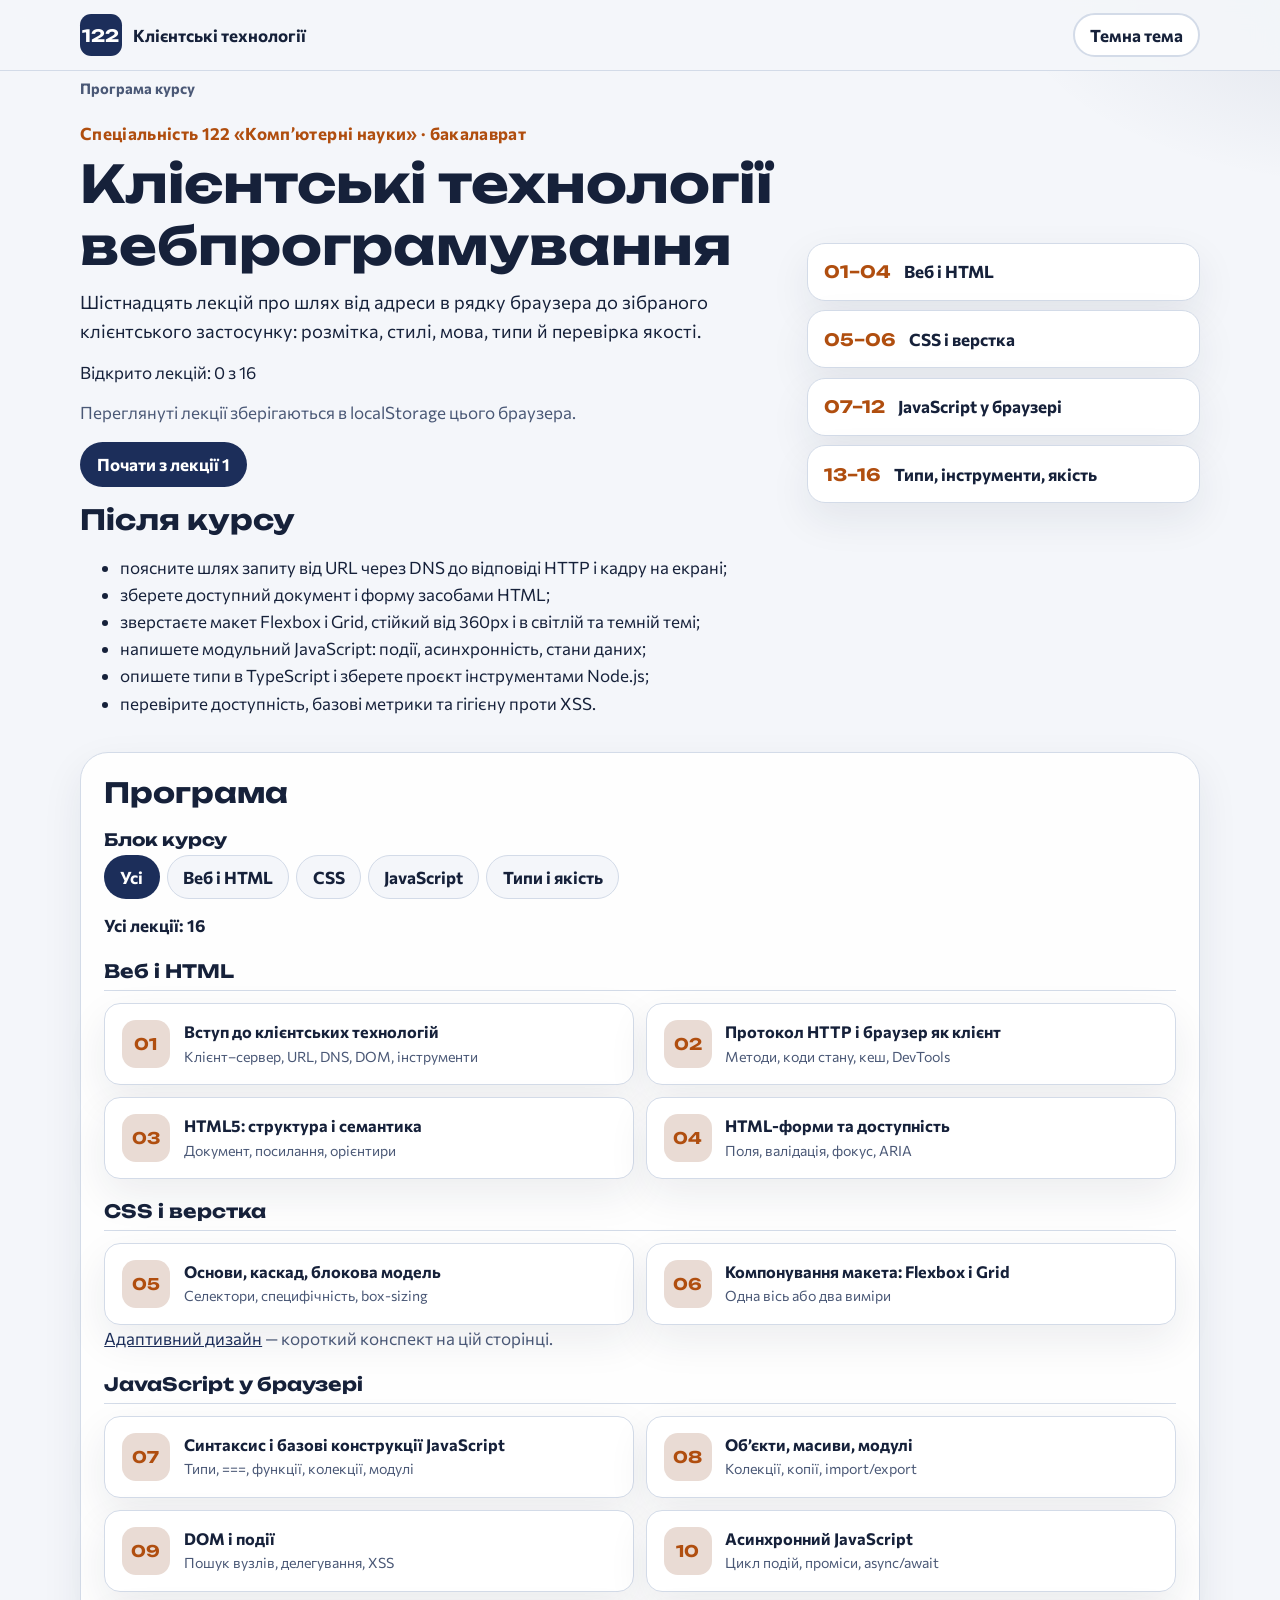
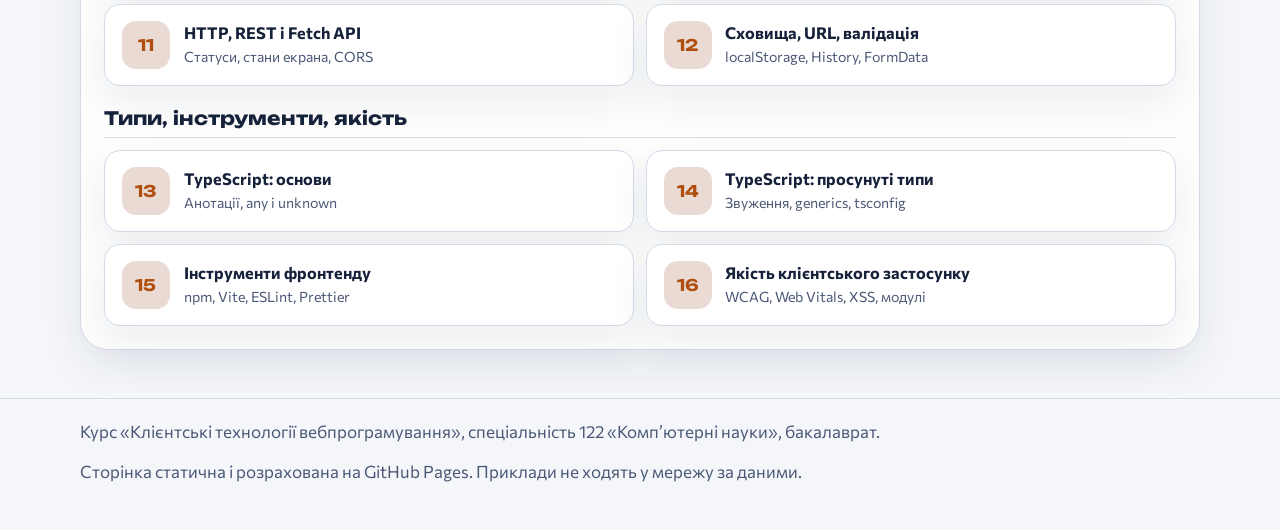
<file: index.html>
<!DOCTYPE html>
<html lang="uk" class="no-js">
<head>
  <meta charset="utf-8">
  <meta name="viewport" content="width=device-width, initial-scale=1">
  <meta name="color-scheme" content="light dark">
  <meta name="description" content="Програма курсу «Клієнтські технології вебпрограмування» для спеціальності 122 «Комп’ютерні науки»: 16 лекцій бакалаврату.">
  <title>Клієнтські технології вебпрограмування</title>
  <link rel="icon" href="data:image/svg+xml,%3Csvg xmlns='http://www.w3.org/2000/svg' viewBox='0 0 32 32'%3E%3Crect width='32' height='32' rx='7' fill='%231c2e5a'/%3E%3Ctext x='16' y='21' text-anchor='middle' font-size='12' font-family='Georgia,serif' fill='%23ffffff'%3E122%3C/text%3E%3C/svg%3E">
  <link rel="preconnect" href="https://fonts.googleapis.com">
  <link rel="preconnect" href="https://fonts.gstatic.com" crossorigin>
  <link href="https://fonts.googleapis.com/css2?family=Commissioner:wght@400;500;600;700&family=JetBrains+Mono:wght@500&family=Unbounded:wght@500;700&display=swap" rel="stylesheet">
  <script>
    document.documentElement.classList.replace("no-js", "js");
    try {
      var savedTheme = localStorage.getItem("ctw-theme");
      if (savedTheme === "dark" || savedTheme === "light") document.documentElement.setAttribute("data-theme", savedTheme);
    } catch (error) {}
  </script>
  <style>
    :root {
      --bg: #f4f6fa;
      --surface: #ffffff;
      --ink: #16213a;
      --muted: #4a5876;
      --line: #d3dbe8;
      --accent: #1c2e5a;
      --on-accent: #ffffff;
      --copper: #b04e0f;
      --good: #1e7b4b;
      --good-bg: #e5f5ec;
      --bad: #b42318;
      --bad-bg: #fdecea;
      --code: #0f1b33;
      --code-ink: #e3e9f5;
      --focus: #e8772e;
      --glow-a: rgba(232, 119, 46, 0.12);
      --glow-b: rgba(28, 46, 90, 0.1);
      --shadow: 0 16px 40px rgba(22, 33, 58, 0.08);
      --serif: "Unbounded", "Commissioner", "Segoe UI", system-ui, sans-serif;
      --sans: "Commissioner", "Segoe UI", system-ui, sans-serif;
      --mono: "JetBrains Mono", "Cascadia Code", Consolas, monospace;
      --header: 4.4rem;
      --radius: 18px;
      color-scheme: light;
    }

    @media (prefers-color-scheme: dark) {
      :root:not([data-theme="light"]) {
        --bg: #0d1526;
        --surface: #141f36;
        --ink: #e7ecf5;
        --muted: #a8b4cc;
        --line: #2b3a5c;
        --accent: #ff9a4d;
        --on-accent: #1c1208;
        --copper: #ffae6b;
        --good: #6fd69b;
        --good-bg: #15332a;
        --bad: #ff8a80;
        --bad-bg: #3a1c1f;
        --code: #0a1224;
        --code-ink: #e3e9f5;
        --focus: #ffae6b;
        --glow-a: rgba(255, 154, 77, 0.12);
        --glow-b: rgba(127, 168, 255, 0.1);
        --shadow: 0 16px 40px rgba(0, 0, 0, 0.28);
        color-scheme: dark;
      }
    }
    :root[data-theme="dark"] {
      --bg: #0d1526;
      --surface: #141f36;
      --ink: #e7ecf5;
      --muted: #a8b4cc;
      --line: #2b3a5c;
      --accent: #ff9a4d;
      --on-accent: #1c1208;
      --copper: #ffae6b;
      --good: #6fd69b;
      --good-bg: #15332a;
      --bad: #ff8a80;
      --bad-bg: #3a1c1f;
      --code: #0a1224;
      --code-ink: #e3e9f5;
      --focus: #ffae6b;
      --glow-a: rgba(255, 154, 77, 0.12);
      --glow-b: rgba(127, 168, 255, 0.1);
      --shadow: 0 16px 40px rgba(0, 0, 0, 0.28);
      color-scheme: dark;
    }

    * { box-sizing: border-box; }
    [hidden] { display: none !important; }
    html { scroll-behavior: smooth; }
    body {
      margin: 0;
      font-family: var(--sans);
      font-size: 1.0625rem;
      line-height: 1.6;
      color: var(--ink);
      background:
        radial-gradient(1000px 420px at -10% -10%, var(--glow-a), transparent 55%),
        radial-gradient(800px 380px at 110% 0%, var(--glow-b), transparent 50%),
        var(--bg);
    }
    h1, h2, h3 { font-family: var(--serif); line-height: 1.2; text-wrap: balance; overflow-wrap: anywhere; }
    h1 { font-size: clamp(2rem, 1.15rem + 2.6vw, 3.5rem); margin: 0 0 0.6rem; }
    h2 { font-size: clamp(1.35rem, 1.1rem + 0.8vw, 1.85rem); margin: 0 0 0.7rem; }
    h3 { font-size: 1.15rem; margin: 0 0 0.4rem; }
    p { margin: 0 0 0.8rem; }
    a { color: var(--accent); }
    a:hover { text-decoration-thickness: 2px; }
    :focus-visible { outline: 3px solid var(--focus); outline-offset: 3px; }
    .skip {
      position: absolute;
      left: 0.75rem;
      top: 0.75rem;
      transform: translateY(-150%);
      background: var(--accent);
      color: var(--on-accent);
      padding: 0.6rem 0.9rem;
      border-radius: 999px;
      z-index: 20;
      text-decoration: none;
      font-weight: 700;
    }
    .skip:focus { transform: none; }
    .wrap { width: min(1120px, calc(100% - 1.5rem)); margin-inline: auto; }
    .site-header {
      position: sticky;
      top: 0;
      z-index: 10;
      background: var(--bg);
      background: color-mix(in srgb, var(--bg) 88%, transparent);
      backdrop-filter: blur(12px);
      border-bottom: 1px solid var(--line);
    }
    .header__row {
      min-height: var(--header);
      display: flex;
      flex-wrap: wrap;
      align-items: center;
      justify-content: space-between;
      gap: 0.6rem 1rem;
      padding: 0.55rem 0;
    }
    .brand { display: flex; align-items: center; gap: 0.7rem; color: inherit; text-decoration: none; font-weight: 700; }
    .theme-toggle {
      min-height: 44px;
      border-radius: 999px;
      border: 2px solid var(--line);
      background: var(--surface);
      color: var(--ink);
      font: inherit;
      font-weight: 700;
      padding: 0.4rem 0.95rem;
      cursor: pointer;
    }
    .crumb { margin: 0 0 0.7rem; }
    .crumb a {
      display: inline-flex;
      align-items: center;
      min-height: 44px;
      padding: 0.25rem 0.9rem;
      border-radius: 999px;
      border: 1px solid var(--line);
      background: var(--surface);
      color: var(--ink);
      text-decoration: none;
      font-weight: 700;
    }
    .crumb a::before { content: "← "; }
    .brand__mark {
      width: 2.6rem;
      height: 2.6rem;
      display: grid;
      place-items: center;
      border-radius: 0.7rem;
      background: var(--accent);
      color: var(--on-accent);
      font-family: var(--serif);
    }
    .route-progress { width: min(1120px, calc(100% - 1.5rem)); margin: 0.35rem auto 0; }
    .route-progress p { margin: 0; color: var(--muted); font-size: 0.92rem; font-weight: 700; }
    .route-progress__track { height: 0.35rem; background: var(--line); border-radius: 999px; margin: 0.35rem 0 0.7rem; overflow: hidden; }
    .route-progress__track span { display: block; height: 100%; width: 0; background: var(--copper); }
    .view { padding: 1.2rem 0 3rem; }
    .js .view { display: none; }
    .js .view.is-active { display: block; }
    .eyebrow { margin: 0 0 0.4rem; color: var(--copper); font-weight: 700; letter-spacing: 0.02em; }
    .lead { font-size: 1.15rem; max-width: 68ch; }
    .actions { display: flex; flex-wrap: wrap; gap: 0.6rem; margin: 1rem 0; }
    .button, button, input, select, textarea { font: inherit; }
    .button, .lab button:not(.button--ghost):not(.codeblock__copy), .chipset button {
      min-height: 44px;
      border-radius: 999px;
      border: 2px solid transparent;
      padding: 0.45rem 0.95rem;
      background: var(--accent);
      color: var(--on-accent);
      font-weight: 700;
      cursor: pointer;
    }
    a.button { display: inline-flex; align-items: center; text-decoration: none; }
    .button--ghost, .chipset button {
      background: transparent;
      color: var(--ink);
      border-color: var(--line);
    }
    .chipset button[aria-pressed="true"] { background: var(--accent); color: var(--on-accent); border-color: transparent; }
    .hero, .split, .compare { display: grid; gap: 1rem; }
    .hero > *, .split > *, .compare > * { min-width: 0; }
    .arc, .syllabus, .clean { list-style: none; margin: 0; padding: 0; }
    .arc { display: grid; gap: 0.6rem; }
    .arc a, .syllabus a {
      display: grid;
      gap: 0.15rem 0.8rem;
      text-decoration: none;
      color: inherit;
      background: var(--surface);
      border: 1px solid var(--line);
      border-radius: var(--radius);
      padding: 0.9rem 1rem;
      box-shadow: var(--shadow);
    }
    .arc a { grid-template-columns: auto 1fr; align-items: center; }
    .arc span, .num { font-family: var(--serif); color: var(--copper); font-weight: 700; }
    .num { font-size: 1.7rem; line-height: 1; }
    .program {
      margin-top: 2.2rem;
      padding: clamp(1rem, 2vw, 1.45rem);
      background: color-mix(in srgb, var(--surface) 88%, var(--bg));
      border: 1px solid var(--line);
      border-radius: 28px;
      box-shadow: var(--shadow);
    }
    .program > h2 { margin-bottom: 1rem; }
    .syllabus { display: grid; gap: 0.75rem; }
    .syllabus > li { min-width: 0; }
    .syllabus a {
      grid-template-columns: auto minmax(0, 1fr);
      align-items: start;
      gap: 0.85rem;
      min-width: 0;
      height: 100%;
      padding: 1rem 1.05rem;
      border-radius: 16px;
    }
    .syllabus a:hover { border-color: color-mix(in srgb, var(--copper) 50%, var(--line)); }
    .syllabus .num {
      width: 3rem;
      height: 3rem;
      display: grid;
      place-items: center;
      border-radius: 14px;
      background: color-mix(in srgb, var(--copper) 16%, var(--bg));
      font-size: 1rem;
    }
    .syllabus a > span:last-child {
      display: grid;
      align-content: start;
      gap: 0.28rem;
      min-width: 0;
    }
    .syllabus strong {
      display: block;
      font-size: 1.02rem;
      line-height: 1.35;
      overflow-wrap: anywhere;
    }
    .syllabus small { display: block; line-height: 1.45; }
    .syllabus a.is-visited { background: var(--good-bg); }
    .syllabus small, .hint, .route-progress p, figcaption span + span { color: var(--muted); }
    .visited-flag { display: block; justify-self: start; color: var(--good); font-weight: 700; font-size: 0.85rem; }
    .filters { border: 0; border-radius: 0; padding: 0; margin: 0 0 1.35rem; background: transparent; }
    .filters fieldset {
      border: 0;
      margin: 0;
      padding: 0;
      min-inline-size: 0;
      display: flex;
      flex-wrap: wrap;
      gap: 0.45rem;
    }
    .filters legend {
      width: 100%;
      padding: 0;
      margin: 0 0 0.15rem;
      font-family: var(--serif);
      font-weight: 700;
    }
    .filters label {
      position: relative;
      display: inline-flex;
      align-items: center;
      margin: 0;
      min-height: 44px;
      padding: 0.35rem 0.95rem;
      border-radius: 999px;
      border: 1px solid var(--line);
      background: var(--bg);
      font-weight: 700;
      cursor: pointer;
    }
    .filters input {
      position: absolute;
      width: 1px;
      height: 1px;
      margin: -1px;
      padding: 0;
      overflow: hidden;
      clip: rect(0 0 0 0);
      white-space: nowrap;
      border: 0;
    }
    .filters label:has(:checked) {
      background: var(--accent);
      color: var(--on-accent);
      border-color: transparent;
    }
    .filters label:has(:focus-visible) { outline: 3px solid var(--focus); outline-offset: 3px; }
    #filter-status { margin: 0.8rem 0 0; font-weight: 700; }
    .group { margin: 0 0 1.35rem; }
    .group:last-child { margin-bottom: 0; }
    .group h3 {
      display: flex;
      align-items: baseline;
      gap: 0.65rem;
      margin: 0 0 0.75rem;
      padding-bottom: 0.45rem;
      border-bottom: 1px solid var(--line);
    }
    .lab, .panel, .compare__item {
      background: var(--surface);
      border: 1px solid var(--line);
      border-radius: var(--radius);
      box-shadow: var(--shadow);
    }
    .lab, .panel { padding: 1rem; }
    .lab { border-top: 4px solid var(--copper); display: grid; gap: 0.75rem; align-content: start; }
    .field { display: grid; gap: 0.3rem; }
    .field label { font-weight: 600; }
    input[type="text"], input[type="url"], input[type="email"], input[type="password"], input[type="number"], select, textarea {
      width: 100%;
      min-height: 44px;
      padding: 0.5rem 0.7rem;
      border-radius: 12px;
      border: 2px solid var(--line);
      background: var(--bg);
      color: var(--ink);
    }
    textarea { min-height: 6rem; resize: vertical; }
    input[type="range"] { width: 100%; accent-color: var(--accent); }
    fieldset.plain { border: 1px solid var(--line); border-radius: 14px; margin: 0; padding: 0.8rem; }
    .row { display: flex; flex-wrap: wrap; gap: 0.5rem; }
    .output, .stage {
      background: var(--bg);
      border-radius: 12px;
      padding: 0.75rem;
      overflow-wrap: anywhere;
    }
    .deflist { display: grid; gap: 0.25rem 0.75rem; margin: 0; }
    .deflist dt { font-weight: 800; }
    .chipset { display: flex; flex-wrap: wrap; gap: 0.4rem; }
    .compare__item { padding: 0.9rem; margin: 0; }
    .compare__item--bad { background: var(--bad-bg); border-color: var(--bad); }
    .compare__item--good { background: var(--good-bg); border-color: var(--good); }
    .flag {
      display: inline-block;
      font-family: var(--sans);
      font-weight: 800;
      font-size: 0.82rem;
      letter-spacing: 0.04em;
      text-transform: uppercase;
      border-radius: 999px;
      padding: 0.15rem 0.5rem;
      margin-right: 0.35rem;
    }
    .flag--bad { background: var(--bad); color: #fffaf1; }
    .flag--good { background: var(--good); color: var(--on-accent); }
    @media (prefers-color-scheme: dark) {
      :root:not([data-theme="light"]) .flag--bad,
      :root:not([data-theme="light"]) .flag--good { color: #1b1712; }
    }
    :root[data-theme="dark"] .flag--bad,
    :root[data-theme="dark"] .flag--good { color: #1b1712; }
    .codeblock { margin: 0.4rem 0 0.8rem; border-radius: 14px; overflow: hidden; background: var(--code); color: var(--code-ink); max-width: 100%; }
    .codeblock__bar { display: flex; justify-content: space-between; align-items: center; gap: 0.5rem; padding: 0.35rem 0.5rem 0.35rem 0.8rem; background: color-mix(in srgb, var(--code-ink) 8%, var(--code)); }
    .codeblock__lang { font-family: var(--mono); font-size: 0.78rem; }
    .codeblock .codeblock__copy { min-height: 36px; border-radius: 999px; border: 0; background: transparent; color: var(--code-ink); font-weight: 700; cursor: pointer; }
    pre { margin: 0; padding: 0.85rem 1rem 1rem; overflow-x: auto; max-width: 100%; }
    code { font-family: var(--mono); font-size: 0.86rem; line-height: 1.55; }
    .tok--comment { color: #c3b8a6; }
    .tok--keyword { color: #f0b089; }
    .tok--string { color: #9ddec0; }
    .tok--number { color: #f6d58a; }
    .tok--tag { color: #9ec5ff; }
    .tok--attr { color: #f0b089; }
    .tok--fn { color: #d7c4ff; }
    .box-scene { display: grid; justify-content: start; overflow-x: auto; max-width: 100%; }
    .box-margin { background: color-mix(in srgb, var(--copper) 25%, var(--bg)); }
    .box-border { background: var(--copper); }
    .box-padding { background: color-mix(in srgb, var(--accent) 35%, var(--surface)); }
    .box-content { background: var(--accent); color: var(--on-accent); display: grid; place-items: center; min-height: 2.4rem; font-weight: 800; }
    .layout-stage { display: flex; flex-wrap: wrap; gap: 0.5rem; min-height: 8rem; }
    .layout-stage div { flex: 1 1 6.5rem; min-height: 4.2rem; display: grid; place-items: center; background: var(--surface); border: 1px solid var(--line); border-radius: 12px; font-weight: 800; }
    .cq-frame { overflow-x: auto; max-width: 100%; border: 1px dashed var(--line); border-radius: 12px; padding: 0.4rem; }
    .cq-demo { container-type: inline-size; width: 320px; }
    .cq-card { display: grid; gap: 0.6rem; background: var(--surface); border-radius: 12px; padding: 0.8rem; }
    .swatch { width: 100%; height: 4.5rem; border-radius: 10px; background: linear-gradient(135deg, var(--accent), var(--copper)); }
    .cq-card h3 { font-size: clamp(1rem, 0.55rem + 4cqw, 2.4rem); margin: 0; }
    @container (min-width: 420px) {
      .cq-card { grid-template-columns: 7rem 1fr; align-items: center; }
      .swatch { height: 100%; min-height: 5rem; }
    }
    .motion-track { height: 2.4rem; border-radius: 999px; background: var(--bg); position: relative; overflow: hidden; }
    .motion-dot { width: 1.4rem; height: 1.4rem; border-radius: 50%; background: var(--copper); position: absolute; top: 0.5rem; left: 0.5rem; }
    .stack { display: grid; gap: 0.45rem; }
    .stack div { min-height: 2.4rem; border-radius: 10px; background: var(--bg); padding: 0.35rem 0.6rem; }
    .table-wrap { overflow-x: auto; max-width: 100%; }
    table { width: 100%; border-collapse: collapse; }
    th, td { text-align: left; vertical-align: top; padding: 0.45rem 0.5rem; border-bottom: 1px solid var(--line); }
    caption { text-align: left; font-weight: 800; margin-bottom: 0.4rem; }
    .pager { display: grid; gap: 0.6rem; margin-top: 1.4rem; }
    .pager a { text-decoration: none; color: inherit; border: 1px solid var(--line); border-radius: 16px; padding: 0.8rem 1rem; background: var(--surface); display: grid; }
    .pager strong { font-family: var(--serif); font-size: 1.15rem; }
    .site-footer { border-top: 1px solid var(--line); padding: 1.2rem 0 2rem; color: var(--muted); }
    .noscript { margin: 0.8rem auto; width: min(1120px, calc(100% - 1.5rem)); background: var(--surface); padding: 0.8rem 1rem; border-radius: 12px; }
    .checkline { display: flex; gap: 0.55rem; align-items: flex-start; margin: 0.35rem 0; }
    @media (min-width: 800px) {
      .hero { grid-template-columns: 1.45fr 0.8fr; align-items: end; }
      .syllabus { grid-template-columns: minmax(0, 1fr) minmax(0, 1fr); }
      .deflist { grid-template-columns: minmax(7rem, max-content) 1fr; }
    }
    @media (min-width: 960px) {
      .split, .compare { grid-template-columns: 1fr 1fr; align-items: start; }
      .split > *, .compare > * { min-width: 0; }
      .pager { grid-template-columns: 1fr 1fr; }
    }
    @media (prefers-reduced-motion: reduce) {
      html { scroll-behavior: auto; }
      .route-progress__track span { transition: none; }
    }
    @media (prefers-reduced-motion: no-preference) {
      .js .view.is-active.is-entering { animation: rise 460ms cubic-bezier(.16, 1, .3, 1); }
      .route-progress__track span { transition: width 360ms ease; }
      .motion-dot.is-moving { animation: slide 900ms ease; }
    }
    @keyframes rise {
      from { opacity: 0; transform: translateY(10px); }
      to { opacity: 1; transform: none; }
    }
    @keyframes slide {
      from { left: 0.5rem; }
      to { left: calc(100% - 1.9rem); }
    }
  </style>
</head>
<body>
  <a class="skip" href="#main">Перейти до вмісту</a>
  <header class="site-header">
    <div class="wrap header__row">
      <a class="brand" href="#overview">
        <span class="brand__mark">122</span>
        <span>Клієнтські технології</span>
      </a>
      <button type="button" class="theme-toggle" id="theme-toggle" aria-pressed="false">Темна тема</button>
    </div>
  </header>
  <div class="route-progress wrap">
    <p id="route-label">Програма курсу</p>
    <div class="route-progress__track" id="route-track" hidden><span id="route-bar"></span></div>
  </div>
  <noscript><p class="noscript">Інтерактивні переходи і практика працюють із JavaScript. Текст програми нижче можна читати і без нього.</p></noscript>
  <main id="main" tabindex="-1">

    <section class="view" id="overview" aria-labelledby="course-title">
      <div class="wrap">
        <p class="eyebrow">Спеціальність 122 «Комп’ютерні науки» · бакалаврат</p>
        <div class="hero">
          <div>
            <h1 id="course-title">Клієнтські технології вебпрограмування</h1>
            <p class="lead">Шістнадцять лекцій про шлях від адреси в рядку браузера до зібраного клієнтського застосунку: розмітка, стилі, мова, типи й перевірка якості.</p>
            <p id="visited-count">Відкрито лекцій: 0 з 16</p>
            <p class="hint" id="storage-note"></p>
            <div class="actions">
              <a class="button" href="topic-01/lecture-01-how-web-works.html" data-open="lecture-1">Почати з лекції 1</a>
            </div>
          </div>
          <ol class="arc" aria-label="Дуга курсу">
            <li><a href="topic-01/lecture-01-how-web-works.html" data-open="lecture-1"><span>01–04</span><strong>Веб і HTML</strong></a></li>
            <li><a href="topic-05/lecture-04-css-basics.html" data-open="lecture-5"><span>05–06</span><strong>CSS і верстка</strong></a></li>
            <li><a href="topic-07/lecture-07-javascript-basics.html" data-open="lecture-7"><span>07–12</span><strong>JavaScript у браузері</strong></a></li>
            <li><a href="#lecture-13"><span>13–16</span><strong>Типи, інструменти, якість</strong></a></li>
          </ol>
        </div>

        <h2>Після курсу</h2>
        <ul>
          <li>поясните шлях запиту від URL через DNS до відповіді HTTP і кадру на екрані;</li>
          <li>зберете доступний документ і форму засобами HTML;</li>
          <li>зверстаєте макет Flexbox і Grid, стійкий від 360px і в світлій та темній темі;</li>
          <li>напишете модульний JavaScript: події, асинхронність, стани даних;</li>
          <li>опишете типи в TypeScript і зберете проєкт інструментами Node.js;</li>
          <li>перевірите доступність, базові метрики та гігієну проти XSS.</li>
        </ul>

        <section class="program" aria-labelledby="syllabus">
        <h2 id="syllabus">Програма</h2>
        <form class="filters" id="block-filter">
          <fieldset>
            <legend>Блок курсу</legend>
            <label><input type="radio" name="block" value="all" checked> Усі</label>
            <label><input type="radio" name="block" value="html"> Веб і HTML</label>
            <label><input type="radio" name="block" value="css"> CSS</label>
            <label><input type="radio" name="block" value="js"> JavaScript</label>
            <label><input type="radio" name="block" value="ts"> Типи і якість</label>
          </fieldset>
          <p id="filter-status" aria-live="polite">Усі лекції: 16</p>
        </form>

        <div data-group="html" class="group">
          <h3>Веб і HTML</h3>
          <ol class="syllabus">
            <li data-lecture="1"><a href="topic-01/lecture-01-how-web-works.html" data-open="lecture-1"><span class="num">01</span><span><strong>Вступ до клієнтських технологій</strong><small>Клієнт–сервер, URL, DNS, DOM, інструменти</small><span class="visited-flag" hidden>Переглянуто</span></span></a></li>
            <li data-lecture="2"><a href="topic-02/Лекція%202.%20Протокол%20HTTP%20і%20браузер%20як%20клієнт.html" data-open="lecture-2"><span class="num">02</span><span><strong>Протокол HTTP і браузер як клієнт</strong><small>Методи, коди стану, кеш, DevTools</small><span class="visited-flag" hidden>Переглянуто</span></span></a></li>
            <li data-lecture="3"><a href="topic-03/lecture-02-html5-structure-semantics.html" data-open="lecture-3"><span class="num">03</span><span><strong>HTML5: структура і семантика</strong><small>Документ, посилання, орієнтири</small><span class="visited-flag" hidden>Переглянуто</span></span></a></li>
            <li data-lecture="4"><a href="topic-04/lecture-03-html-forms-accessibility.html" data-open="lecture-4"><span class="num">04</span><span><strong>HTML-форми та доступність</strong><small>Поля, валідація, фокус, ARIA</small><span class="visited-flag" hidden>Переглянуто</span></span></a></li>
          </ol>
        </div>
        <div data-group="css" class="group">
          <h3>CSS і верстка</h3>
          <ol class="syllabus" start="5">
            <li data-lecture="5"><a href="topic-05/lecture-04-css-basics.html" data-open="lecture-5"><span class="num">05</span><span><strong>Основи, каскад, блокова модель</strong><small>Селектори, специфічність, box-sizing</small><span class="visited-flag" hidden>Переглянуто</span></span></a></li>
            <li data-lecture="6"><a href="topic-06/Лекція%206.%20Компонування%20макета_%20Flexbox%20і%20Grid.html" data-open="lecture-6"><span class="num">06</span><span><strong>Компонування макета: Flexbox і Grid</strong><small>Одна вісь або два виміри</small><span class="visited-flag" hidden>Переглянуто</span></span></a></li>
          </ol>
          <p class="hint"><a href="#lecture-adaptive">Адаптивний дизайн</a> — короткий конспект на цій сторінці.</p>
        </div>
        <div data-group="js" class="group">
          <h3>JavaScript у браузері</h3>
          <ol class="syllabus" start="7">
            <li data-lecture="7"><a href="topic-07/lecture-07-javascript-basics.html" data-open="lecture-7"><span class="num">07</span><span><strong>Синтаксис і базові конструкції JavaScript</strong><small>Типи, ===, функції, колекції, модулі</small><span class="visited-flag" hidden>Переглянуто</span></span></a></li>
            <li data-lecture="8"><a href="#lecture-8"><span class="num">08</span><span><strong>Об’єкти, масиви, модулі</strong><small>Колекції, копії, import/export</small><span class="visited-flag" hidden>Переглянуто</span></span></a></li>
            <li data-lecture="9"><a href="#lecture-9"><span class="num">09</span><span><strong>DOM і події</strong><small>Пошук вузлів, делегування, XSS</small><span class="visited-flag" hidden>Переглянуто</span></span></a></li>
            <li data-lecture="10"><a href="#lecture-10"><span class="num">10</span><span><strong>Асинхронний JavaScript</strong><small>Цикл подій, проміси, async/await</small><span class="visited-flag" hidden>Переглянуто</span></span></a></li>
            <li data-lecture="11"><a href="#lecture-11"><span class="num">11</span><span><strong>HTTP, REST і Fetch API</strong><small>Статуси, стани екрана, CORS</small><span class="visited-flag" hidden>Переглянуто</span></span></a></li>
            <li data-lecture="12"><a href="#lecture-12"><span class="num">12</span><span><strong>Сховища, URL, валідація</strong><small>localStorage, History, FormData</small><span class="visited-flag" hidden>Переглянуто</span></span></a></li>
          </ol>
        </div>
        <div data-group="ts" class="group">
          <h3>Типи, інструменти, якість</h3>
          <ol class="syllabus" start="13">
            <li data-lecture="13"><a href="#lecture-13"><span class="num">13</span><span><strong>TypeScript: основи</strong><small>Анотації, any і unknown</small><span class="visited-flag" hidden>Переглянуто</span></span></a></li>
            <li data-lecture="14"><a href="#lecture-14"><span class="num">14</span><span><strong>TypeScript: просунуті типи</strong><small>Звуження, generics, tsconfig</small><span class="visited-flag" hidden>Переглянуто</span></span></a></li>
            <li data-lecture="15"><a href="#lecture-15"><span class="num">15</span><span><strong>Інструменти фронтенду</strong><small>npm, Vite, ESLint, Prettier</small><span class="visited-flag" hidden>Переглянуто</span></span></a></li>
            <li data-lecture="16"><a href="#lecture-16"><span class="num">16</span><span><strong>Якість клієнтського застосунку</strong><small>WCAG, Web Vitals, XSS, модулі</small><span class="visited-flag" hidden>Переглянуто</span></span></a></li>
          </ol>
        </div>
        </section>
      </div>
    </section>

    <section class="view lecture" id="lecture-flex-lab" aria-labelledby="l5-title">
      <div class="wrap">
        <p class="crumb"><a href="#overview">На головну</a></p>
        <p class="eyebrow">Демо на цій сторінці</p>
        <h1 id="l5-title">Сучасна верстка: Flexbox і Grid</h1>
        <p class="hint">Повна лекція: <a href="topic-06/Лекція%206.%20Компонування%20макета_%20Flexbox%20і%20Grid.html" data-open="lecture-6">Компонування макета: Flexbox і Grid</a>.</p>
        <p class="lead">Flexbox розкладає елементи вздовж однієї осі. Grid одразу тримає рядки й колонки. Той самий набір карток нижче перемикається між моделями.</p>
        <div class="split">
          <div>
            <h2>Питання лекції</h2>
            <ul>
              <li>головна і поперечна осі, вирівнювання, <code>flex-grow</code>, <code>flex-shrink</code>, <code>flex-basis</code>, перенесення, <code>gap</code>;</li>
              <li>колонки й рядки Grid, <code>fr</code>, <code>repeat</code>, <code>minmax</code>, <code>auto-fit</code> і <code>auto-fill</code>;</li>
              <li>іменовані області <code>grid-template-areas</code>, <code>subgrid</code>;</li>
              <li>коли обирати одновимірну модель, а коли двовимірну.</li>
            </ul>
            <p>Flexbox доречний для ряду кнопок, навігації, вирівнювання в одному напрямку. Grid доречний для каркаса сторінки і сітки карток, де важливі обидва виміри.</p>
          </div>
          <section class="lab" aria-labelledby="l5-lab">
            <h2 id="l5-lab">Практика</h2>
            <form id="layout-form">
              <fieldset class="plain">
                <legend>Модель</legend>
                <label><input type="radio" name="mode" value="flex" checked> Flexbox</label>
                <label><input type="radio" name="mode" value="grid"> Grid</label>
              </fieldset>
              <div class="field">
                <label for="layout-direction">Напрямок flex</label>
                <select id="layout-direction" name="direction">
                  <option value="row">row</option>
                  <option value="column">column</option>
                </select>
              </div>
              <div class="field">
                <label for="layout-justify">justify-content</label>
                <select id="layout-justify" name="justify">
                  <option value="flex-start">flex-start</option>
                  <option value="space-between">space-between</option>
                  <option value="center">center</option>
                </select>
              </div>
              <div class="field">
                <label for="layout-columns">Колонки grid: <output id="layout-columns-out">3</output></label>
                <input id="layout-columns" name="columns" type="range" min="1" max="3" value="3">
              </div>
              <div class="field">
                <label for="layout-gap">Проміжок: <output id="layout-gap-out">12</output> px</label>
                <input id="layout-gap" name="gap" type="range" min="0" max="28" value="12">
              </div>
            </form>
            <div class="layout-stage" id="layout-stage">
              <div>1</div><div>2</div><div>3</div><div>4</div><div>5</div><div>6</div>
            </div>
            <p id="layout-readout" class="output" aria-live="polite"></p>
          </section>
        </div>
        <div class="codeblock"><div class="codeblock__bar"><span class="codeblock__lang">CSS</span><button type="button" class="codeblock__copy" data-copy>Копіювати</button></div><pre><code data-lang="css">.page {
  display: grid;
  grid-template-columns: repeat(auto-fit, minmax(16rem, 1fr));
  gap: 1rem;
}</code></pre></div>
        <nav class="pager" aria-label="Сусідні лекції">
          <a href="topic-05/lecture-04-css-basics.html" data-open="lecture-5"><span>Назад</span><strong>Основи, каскад, блокова модель</strong></a>
          <a href="topic-06/Лекція%206.%20Компонування%20макета_%20Flexbox%20і%20Grid.html" data-open="lecture-6"><span>Далі</span><strong>Flexbox і Grid</strong></a>
        </nav>
      </div>
    </section>

    <section class="view lecture" id="lecture-adaptive" aria-labelledby="l6-title">
      <div class="wrap">
        <p class="crumb"><a href="#overview">На головну</a></p>
        <p class="eyebrow">Конспект до лекцій з CSS</p>
        <h1 id="l6-title">Адаптивний дизайн і сучасні можливості CSS</h1>
        <p class="lead">Інтерфейс тримається на вузькому екрані, у великій типографіці й у темі, яку обрала система. Ця сторінка сама змінює кольори за <code>prefers-color-scheme</code>.</p>
        <div class="split">
          <div>
            <h2>Питання лекції</h2>
            <ul>
              <li>mobile-first, метатег viewport, медіазапити і контейнерні запити;</li>
              <li>адаптивні зображення: <code>srcset</code> і <code>sizes</code>;</li>
              <li>плавна типографіка через <code>clamp()</code>;</li>
              <li>користувацькі властивості, світла і темна тема;</li>
              <li>переходи, анімації, <code>prefers-reduced-motion</code>, вкладеність правил.</li>
            </ul>
          </div>
          <section class="lab" aria-labelledby="l6-lab">
            <h2 id="l6-lab">Практика</h2>
            <div class="field">
              <label for="viewport-range">Ширина контейнера: <output id="viewport-out">360</output> px</label>
              <input id="viewport-range" type="range" min="320" max="960" value="360">
            </div>
            <div class="cq-frame">
              <div class="cq-demo" id="cq-demo">
                <article class="cq-card">
                  <div class="swatch" aria-hidden="true"></div>
                  <div>
                    <h3 id="fluid-title">Клієнт</h3>
                    <p>Колонки тут змінює контейнерний запит, а не ширина вікна.</p>
                  </div>
                </article>
              </div>
            </div>
            <p id="adaptive-readout" class="output" aria-live="polite"></p>
            <button type="button" id="motion-btn" aria-pressed="false">Програти короткий рух</button>
            <div class="motion-track" aria-hidden="true"><div class="motion-dot" id="motion-dot"></div></div>
            <p id="motion-note" class="hint"></p>
          </section>
        </div>
        <div class="codeblock"><div class="codeblock__bar"><span class="codeblock__lang">CSS</span><button type="button" class="codeblock__copy" data-copy>Копіювати</button></div><pre><code data-lang="css">:root { --ink: #1b1712; --bg: #efe7d6; }
@media (prefers-color-scheme: dark) {
  :root { --ink: #f4efe6; --bg: #12161c; }
}
h1 { font-size: clamp(2rem, 1.15rem + 2.6vw, 3.5rem); }
@media (prefers-reduced-motion: reduce) {
  .motion-dot { animation: none; }
}</code></pre></div>
        <nav class="pager" aria-label="Сусідні лекції">
          <a href="topic-06/Лекція%206.%20Компонування%20макета_%20Flexbox%20і%20Grid.html" data-open="lecture-6"><span>Назад</span><strong>Flexbox і Grid</strong></a>
          <a href="topic-07/lecture-07-javascript-basics.html" data-open="lecture-7"><span>Далі</span><strong>Синтаксис JavaScript</strong></a>
        </nav>
      </div>
    </section>

    <section class="view lecture" id="lecture-js-lab" aria-labelledby="l7-title">
      <div class="wrap">
        <p class="crumb"><a href="#overview">На головну</a></p>
        <p class="eyebrow">Демо на цій сторінці</p>
        <h1 id="l7-title">JavaScript: основи мови</h1>
        <p class="hint">Повна лекція: <a href="topic-07/lecture-07-javascript-basics.html" data-open="lecture-7">Синтаксис і базові конструкції JavaScript</a>.</p>
        <p class="lead">Скрипт підключається усвідомлено, змінні мають межі видимості, а порівняння не покладається на приховане приведення типів.</p>
        <div class="split">
          <div>
            <h2>Питання лекції</h2>
            <ul>
              <li><code>defer</code> і <code>type="module"</code>;</li>
              <li><code>let</code>, <code>const</code>, примітиви, <code>typeof</code>, неявне приведення, <code>==</code> і <code>===</code>;</li>
              <li>оператори, умови, цикли;</li>
              <li>оголошення функцій, вирази, стрілки, параметри за замовчуванням;</li>
              <li>область видимості, підняття, тимчасова мертва зона;</li>
              <li>налагодження в DevTools.</li>
            </ul>
          </div>
          <section class="lab" aria-labelledby="l7-lab">
            <h2 id="l7-lab">Практика</h2>
            <form id="cmp-form">
              <div class="field">
                <label for="cmp-left">Ліве значення</label>
                <select id="cmp-left" name="left"></select>
              </div>
              <div class="field">
                <label for="cmp-right">Праве значення</label>
                <select id="cmp-right" name="right"></select>
              </div>
            </form>
            <div id="cmp-result" class="output" aria-live="polite"></div>
          </section>
        </div>
        <h2>Порівняйте підходи</h2>
        <div class="compare">
          <figure class="compare__item compare__item--bad">
            <figcaption><span class="flag flag--bad">Погано</span> Приведення і var</figcaption>
            <div class="codeblock"><div class="codeblock__bar"><span class="codeblock__lang">JavaScript</span><button type="button" class="codeblock__copy" data-copy>Копіювати</button></div><pre><code data-lang="js">var count = "1";
if (count == 1) {
  console.log(count);
}</code></pre></div>
          </figure>
          <figure class="compare__item compare__item--good">
            <figcaption><span class="flag flag--good">Добре</span> Явний тип і суворе порівняння</figcaption>
            <div class="codeblock"><div class="codeblock__bar"><span class="codeblock__lang">JavaScript</span><button type="button" class="codeblock__copy" data-copy>Копіювати</button></div><pre><code data-lang="js">const count = 1;
if (count === 1) {
  console.log(count);
}</code></pre></div>
          </figure>
        </div>
        <nav class="pager" aria-label="Сусідні лекції">
          <a href="#lecture-adaptive"><span>Назад</span><strong>Адаптивний дизайн</strong></a>
          <a href="#lecture-8"><span>Далі</span><strong>Об’єкти, масиви, модулі</strong></a>
        </nav>
      </div>
    </section>

    <section class="view lecture" id="lecture-8" aria-labelledby="l8-title">
      <div class="wrap">
        <p class="crumb"><a href="#overview">На головну</a></p>
        <p class="eyebrow">Лекція 8 з 16</p>
        <h1 id="l8-title">JavaScript: об’єкти, масиви, модулі</h1>
        <p class="lead">Дані інтерфейсу рідко бувають поодиноким значенням. Їх перетворюють методами колекцій і віддають назовні через модуль.</p>
        <div class="split">
          <div>
            <h2>Питання лекції</h2>
            <ul>
              <li>властивості, методи, базове розуміння <code>this</code>;</li>
              <li><code>map</code>, <code>filter</code>, <code>reduce</code>, <code>find</code>, <code>some</code>, <code>every</code>, <code>sort</code>, <code>toSorted</code>;</li>
              <li>деструктуризація, spread і rest, optional chaining, nullish coalescing;</li>
              <li>поверхнева і глибока копія (<code>structuredClone</code>), JSON;</li>
              <li>ES-модулі: <code>import</code> і <code>export</code>.</li>
            </ul>
          </div>
          <section class="lab" aria-labelledby="l8-lab">
            <h2 id="l8-lab">Практика</h2>
            <p>Оцінки групи вже вбудовані в сторінку. Оберіть метод.</p>
            <div class="chipset" id="collection-methods" role="group" aria-label="Метод масиву">
              <button type="button" data-method="map">map</button>
              <button type="button" data-method="filter">filter</button>
              <button type="button" data-method="reduce">reduce</button>
              <button type="button" data-method="find">find</button>
              <button type="button" data-method="some">some</button>
              <button type="button" data-method="every">every</button>
              <button type="button" data-method="toSorted">toSorted</button>
            </div>
            <div id="collection-result" class="output" aria-live="polite"></div>
          </section>
        </div>
        <div class="codeblock"><div class="codeblock__bar"><span class="codeblock__lang">JavaScript</span><button type="button" class="codeblock__copy" data-copy>Копіювати</button></div><pre><code data-lang="js">export function average(grades) {
  const total = grades.reduce((sum, grade) =&gt; sum + grade, 0);
  return total / grades.length;
}</code></pre></div>
        <div class="codeblock"><div class="codeblock__bar"><span class="codeblock__lang">JavaScript</span><button type="button" class="codeblock__copy" data-copy>Копіювати</button></div><pre><code data-lang="js">const copy = structuredClone(student);
const city = student.address?.city ?? "невідомо";</code></pre></div>
        <nav class="pager" aria-label="Сусідні лекції">
          <a href="topic-07/lecture-07-javascript-basics.html" data-open="lecture-7"><span>Назад</span><strong>Синтаксис JavaScript</strong></a>
          <a href="#lecture-9"><span>Далі</span><strong>DOM і події</strong></a>
        </nav>
      </div>
    </section>

    <section class="view lecture" id="lecture-9" aria-labelledby="l9-title">
      <div class="wrap">
        <p class="crumb"><a href="#overview">На головну</a></p>
        <p class="eyebrow">Лекція 9 з 16</p>
        <h1 id="l9-title">DOM і події</h1>
        <p class="lead">Інтерфейс оживає, коли код знаходить вузол і слухає подію на спільному предку. Текст від людини лишається текстом.</p>
        <div class="split">
          <div>
            <h2>Питання лекції</h2>
            <ul>
              <li><code>querySelector</code> і <code>querySelectorAll</code>;</li>
              <li>створення, вставлення, видалення вузлів;</li>
              <li><code>textContent</code> і <code>innerHTML</code>, ризик XSS;</li>
              <li><code>classList</code>, <code>dataset</code>, <code>template</code>;</li>
              <li><code>addEventListener</code>, фази події, делегування, <code>preventDefault</code>;</li>
              <li>події форм і клавіатури.</li>
            </ul>
          </div>
          <section class="lab" aria-labelledby="l9-lab">
            <h2 id="l9-lab">Практика</h2>
            <p>Клік по пункту перемикає вибір. Обробник висить на списку, а не на кожній кнопці.</p>
            <ul id="dom-list" class="clean stack"></ul>
            <form id="dom-form" class="row" onsubmit="event.preventDefault()">
              <div class="field" style="flex:1 1 12rem">
                <label for="dom-input">Новий пункт</label>
                <input id="dom-input" name="item" type="text" maxlength="80" value="&lt;b&gt;жирний&lt;/b&gt;">
              </div>
              <button type="submit">Додати текстом</button>
            </form>
            <p id="dom-status" class="output" aria-live="polite"></p>
          </section>
        </div>
        <h2>Порівняйте підходи</h2>
        <div class="compare">
          <figure class="compare__item compare__item--bad">
            <figcaption><span class="flag flag--bad">Погано</span> Рядок користувача стає розміткою</figcaption>
            <div class="codeblock"><div class="codeblock__bar"><span class="codeblock__lang">JavaScript</span><button type="button" class="codeblock__copy" data-copy>Копіювати</button></div><pre><code data-lang="js">list.innerHTML += itemText;</code></pre></div>
          </figure>
          <figure class="compare__item compare__item--good">
            <figcaption><span class="flag flag--good">Добре</span> Текст не парситься як HTML</figcaption>
            <div class="codeblock"><div class="codeblock__bar"><span class="codeblock__lang">JavaScript</span><button type="button" class="codeblock__copy" data-copy>Копіювати</button></div><pre><code data-lang="js">button.textContent = itemText;
list.append(item);</code></pre></div>
          </figure>
        </div>
        <nav class="pager" aria-label="Сусідні лекції">
          <a href="#lecture-8"><span>Назад</span><strong>Об’єкти, масиви, модулі</strong></a>
          <a href="#lecture-10"><span>Далі</span><strong>Асинхронний JavaScript</strong></a>
        </nav>
      </div>
    </section>

    <section class="view lecture" id="lecture-10" aria-labelledby="l10-title">
      <div class="wrap">
        <p class="crumb"><a href="#overview">На головну</a></p>
        <p class="eyebrow">Лекція 10 з 16</p>
        <h1 id="l10-title">Асинхронний JavaScript</h1>
        <p class="lead">Потік один. Ілюзію паралельності створюють черги: спочатку поточний стек, потім мікрозадачі, потім макрозадачі.</p>
        <div class="split">
          <div>
            <h2>Питання лекції</h2>
            <ul>
              <li>стек викликів, цикл подій, макро- і мікрозадачі;</li>
              <li><code>setTimeout</code>, <code>setInterval</code>, межі колбеків;</li>
              <li>стани проміса, <code>then</code>, <code>catch</code>, <code>finally</code>;</li>
              <li><code>Promise.all</code>, <code>allSettled</code>, <code>race</code>, <code>any</code>;</li>
              <li><code>async/await</code>, помилки, <code>AbortController</code>.</li>
            </ul>
          </div>
          <section class="lab" aria-labelledby="l10-lab">
            <h2 id="l10-lab">Практика</h2>
            <div class="codeblock"><div class="codeblock__bar"><span class="codeblock__lang">JavaScript</span><button type="button" class="codeblock__copy" data-copy>Копіювати</button></div><pre><code data-lang="js">console.log("A");
setTimeout(() =&gt; console.log("B"), 0);
Promise.resolve().then(() =&gt; console.log("C"));
console.log("D");</code></pre></div>
            <div class="row">
              <button type="button" id="loop-prev">Крок назад</button>
              <button type="button" id="loop-next">Наступний крок</button>
              <button type="button" id="loop-reset" class="button button--ghost">Спочатку</button>
            </div>
            <div id="loop-view" class="output" aria-live="polite"></div>
          </section>
        </div>
        <div class="codeblock"><div class="codeblock__bar"><span class="codeblock__lang">JavaScript</span><button type="button" class="codeblock__copy" data-copy>Копіювати</button></div><pre><code data-lang="js">async function loadCourse(signal) {
  try {
    const response = await fetch("/api/course", { signal });
    return await response.json();
  } catch (error) {
    if (error.name === "AbortError") return null;
    throw error;
  }
}</code></pre></div>
        <nav class="pager" aria-label="Сусідні лекції">
          <a href="#lecture-9"><span>Назад</span><strong>DOM і події</strong></a>
          <a href="#lecture-11"><span>Далі</span><strong>HTTP, REST і Fetch API</strong></a>
        </nav>
      </div>
    </section>

    <section class="view lecture" id="lecture-11" aria-labelledby="l11-title">
      <div class="wrap">
        <p class="crumb"><a href="#overview">На головну</a></p>
        <p class="eyebrow">Лекція 11 з 16</p>
        <h1 id="l11-title">HTTP, REST і Fetch API</h1>
        <p class="lead">Відповідь — це статус і тіло. Екран під час запиту має один зрозумілий стан: завантаження, помилка, порожньо або дані.</p>
        <div class="split">
          <div>
            <h2>Питання лекції</h2>
            <ul>
              <li>методи HTTP, коди статусів, заголовки, JSON, принципи REST;</li>
              <li>Fetch: метод, заголовки, тіло, <code>response.ok</code>;</li>
              <li>мережева помилка і помилка статусу — різні випадки;</li>
              <li>стани інтерфейсу: завантаження, помилка, порожній результат, дані;</li>
              <li>CORS, вкладка Network, модуль API-клієнта.</li>
            </ul>
            <div class="table-wrap">
              <table>
                <caption>Коди, які варто впізнавати</caption>
                <thead><tr><th scope="col">Код</th><th scope="col">Сенс для інтерфейсу</th></tr></thead>
                <tbody>
                  <tr><td>200</td><td>Можна читати тіло успішної відповіді.</td></tr>
                  <tr><td>201</td><td>Ресурс створено.</td></tr>
                  <tr><td>204</td><td>Успіх без тіла.</td></tr>
                  <tr><td>400</td><td>Запит зібрано неправильно.</td></tr>
                  <tr><td>401</td><td>Потрібна автентифікація.</td></tr>
                  <tr><td>404</td><td>Ресурсу немає. Проміс при цьому виконано.</td></tr>
                  <tr><td>500</td><td>Помилка на сервері.</td></tr>
                </tbody>
              </table>
            </div>
          </div>
          <section class="lab" aria-labelledby="l11-lab">
            <h2 id="l11-lab">Практика</h2>
            <p>Запити імітовані таймером. Сторінка не звертається до мережі.</p>
            <div class="chipset" role="group" aria-label="Сценарій відповіді">
              <button type="button" data-scenario="success">Дані</button>
              <button type="button" data-scenario="empty">Порожньо</button>
              <button type="button" data-scenario="status">Статус 404</button>
              <button type="button" data-scenario="network">Мережа</button>
              <button type="button" id="fetch-cancel">Скасувати</button>
            </div>
            <div id="fetch-view" class="output" aria-live="polite">Оберіть сценарій.</div>
          </section>
        </div>
        <div class="codeblock"><div class="codeblock__bar"><span class="codeblock__lang">JavaScript</span><button type="button" class="codeblock__copy" data-copy>Копіювати</button></div><pre><code data-lang="js">export async function getNotes(signal) {
  const response = await fetch("/api/notes", { signal });
  if (!response.ok) {
    throw new Error("Статус " + response.status);
  }
  return response.json();
}</code></pre></div>
        <nav class="pager" aria-label="Сусідні лекції">
          <a href="#lecture-10"><span>Назад</span><strong>Асинхронний JavaScript</strong></a>
          <a href="#lecture-12"><span>Далі</span><strong>Сховища, URL, валідація форм у JS</strong></a>
        </nav>
      </div>
    </section>

    <section class="view lecture" id="lecture-12" aria-labelledby="l12-title">
      <div class="wrap">
        <p class="crumb"><a href="#overview">На головну</a></p>
        <p class="eyebrow">Лекція 12 з 16</p>
        <h1 id="l12-title">Браузерні API: сховища, URL, валідація форм у JS</h1>
        <p class="lead">Частина стану живе в браузері, частина — в адресі. Запис у сховище завжди стоїть у <code>try/catch</code>: відмова сховища не ламає сторінку.</p>
        <div class="split">
          <div>
            <h2>Питання лекції</h2>
            <ul>
              <li><code>localStorage</code> і <code>sessionStorage</code>: рядки, обсяг, винятки, серіалізація;</li>
              <li>огляд IndexedDB і cookies;</li>
              <li><code>URL</code>, <code>URLSearchParams</code>, History API без перезавантаження;</li>
              <li>Constraint Validation API: <code>checkValidity</code>, <code>setCustomValidity</code>;</li>
              <li>читання форми через <code>FormData</code>.</li>
            </ul>
            <dl class="deflist">
              <dt>localStorage</dt><dd>Лишається після закриття вкладки. Спільне для вкладок одного походження.</dd>
              <dt>sessionStorage</dt><dd>Живе до закриття вкладки.</dd>
              <dt>cookie</dt><dd>Їде із запитами на сервер, обсяг невеликий.</dd>
              <dt>IndexedDB</dt><dd>Структуровані дані, асинхронний доступ.</dd>
            </dl>
          </div>
          <div class="stack">
            <section class="lab" aria-labelledby="l12-store">
              <h2 id="l12-store">Сховище</h2>
              <form id="note-form" onsubmit="event.preventDefault()">
                <div class="field">
                  <label for="note-input">Нотатка лекції</label>
                  <textarea id="note-input" name="note" maxlength="280"></textarea>
                </div>
                <div class="row">
                  <button type="submit">Зберегти</button>
                  <button type="button" id="note-load">Прочитати</button>
                  <button type="button" id="note-broken">Сховище недоступне</button>
                </div>
              </form>
              <p id="note-status" class="output" aria-live="polite"></p>
            </section>
            <section class="lab" aria-labelledby="l12-url">
              <h2 id="l12-url">Адреса</h2>
              <form id="query-form" onsubmit="event.preventDefault()">
                <div class="field">
                  <label for="query-input">Рядок запиту</label>
                  <input id="query-input" name="query" type="text" value="?lang=uk&amp;topic=css">
                </div>
                <button type="submit">Розібрати параметри</button>
              </form>
              <div id="query-result" class="output" aria-live="polite"></div>
              <form id="topic-form" onsubmit="event.preventDefault()">
                <div class="field">
                  <label for="topic-select">Тема без перезавантаження</label>
                  <select id="topic-select" name="topic">
                    <option value="all">Усі</option>
                    <option value="html">HTML</option>
                    <option value="css">CSS</option>
                    <option value="js">JavaScript</option>
                  </select>
                </div>
                <button type="submit">Записати в адресу</button>
              </form>
              <ul id="topic-list"></ul>
              <p id="topic-url" class="hint"></p>
            </section>
            <section class="lab" aria-labelledby="l12-nick">
              <h2 id="l12-nick">Власна перевірка</h2>
              <form id="nick-form" novalidate onsubmit="event.preventDefault()">
                <div class="field">
                  <label for="nick-input">Ім’я користувача</label>
                  <input id="nick-input" name="nick" type="text" required minlength="3" autocomplete="username">
                </div>
                <button type="submit">Перевірити</button>
              </form>
              <p id="nick-result" class="output" aria-live="polite"></p>
            </section>
          </div>
        </div>
        <nav class="pager" aria-label="Сусідні лекції">
          <a href="#lecture-11"><span>Назад</span><strong>HTTP, REST і Fetch</strong></a>
          <a href="#lecture-13"><span>Далі</span><strong>TypeScript: основи</strong></a>
        </nav>
      </div>
    </section>

    <section class="view lecture" id="lecture-13" aria-labelledby="l13-title">
      <div class="wrap">
        <p class="crumb"><a href="#overview">На головну</a></p>
        <p class="eyebrow">Лекція 13 з 16</p>
        <h1 id="l13-title">TypeScript: основи</h1>
        <p class="lead">TypeScript перевіряє наміри до того, як браузер отримає JavaScript. У рантаймі лишаються значення, а не анотації.</p>
        <div class="split">
          <div>
            <h2>Питання лекції</h2>
            <ul>
              <li>навіщо TypeScript і як він компілюється в JavaScript;</li>
              <li>анотації і виведення типів;</li>
              <li>примітиви, масиви, кортежі, об’єктні типи, <code>type</code> і <code>interface</code>;</li>
              <li>необов’язкові й <code>readonly</code> властивості;</li>
              <li>типізація функцій, <code>any</code> і <code>unknown</code>, строгий режим компілятора.</li>
            </ul>
          </div>
          <section class="lab" aria-labelledby="l13-lab">
            <h2 id="l13-lab">Практика</h2>
            <div class="field">
              <label for="ts-value">Значення</label>
              <select id="ts-value" name="value">
                <option value="title">рядок «веб»</option>
                <option value="count">число 16</option>
                <option value="empty">null</option>
              </select>
            </div>
            <div class="row">
              <button type="button" id="ts-any">Прийняти як any</button>
              <button type="button" id="ts-unknown">Прийняти як unknown</button>
            </div>
            <p id="ts-result" class="output" aria-live="polite"></p>
          </section>
        </div>
        <h2>Порівняйте підходи</h2>
        <div class="compare">
          <figure class="compare__item compare__item--bad">
            <figcaption><span class="flag flag--bad">Погано</span> any вимикає перевірку</figcaption>
            <div class="codeblock"><div class="codeblock__bar"><span class="codeblock__lang">TypeScript</span><button type="button" class="codeblock__copy" data-copy>Копіювати</button></div><pre><code data-lang="ts">function lengthOf(value: any) {
  return value.length;
}</code></pre></div>
          </figure>
          <figure class="compare__item compare__item--good">
            <figcaption><span class="flag flag--good">Добре</span> unknown вимагає звуження</figcaption>
            <div class="codeblock"><div class="codeblock__bar"><span class="codeblock__lang">TypeScript</span><button type="button" class="codeblock__copy" data-copy>Копіювати</button></div><pre><code data-lang="ts">function lengthOf(value: unknown) {
  if (typeof value === "string") return value.length;
  return null;
}</code></pre></div>
          </figure>
        </div>
        <nav class="pager" aria-label="Сусідні лекції">
          <a href="#lecture-12"><span>Назад</span><strong>Сховища, URL, валідація</strong></a>
          <a href="#lecture-14"><span>Далі</span><strong>TypeScript: просунуті типи</strong></a>
        </nav>
      </div>
    </section>

    <section class="view lecture" id="lecture-14" aria-labelledby="l14-title">
      <div class="wrap">
        <p class="crumb"><a href="#overview">На головну</a></p>
        <p class="eyebrow">Лекція 14 з 16</p>
        <h1 id="l14-title">TypeScript: просунуті типи</h1>
        <p class="lead">Точність типу зростає від фактів у коді: літерал дискримінанта, <code>typeof</code>, <code>in</code>, <code>instanceof</code>. Гілка, яка не повинна існувати, має тип <code>never</code>.</p>
        <div class="split">
          <div>
            <h2>Питання лекції</h2>
            <ul>
              <li>об’єднання, перетини, літеральні типи;</li>
              <li>звуження, дискриміновані об’єднання, власні type guards, вичерпність через <code>never</code>;</li>
              <li>generics і обмеження, <code>Partial</code>, <code>Pick</code>, <code>Omit</code>, <code>Record</code>, <code>ReturnType</code>;</li>
              <li><code>satisfies</code>, вибір між <code>enum</code> і об’єднанням літералів;</li>
              <li>типізація DOM і відповідей API, <code>tsconfig</code>.</li>
            </ul>
          </div>
          <section class="lab" aria-labelledby="l14-lab">
            <h2 id="l14-lab">Практика</h2>
            <form id="shape-form">
              <fieldset class="plain">
                <legend>Фігура</legend>
                <label><input type="radio" name="kind" value="circle" checked> коло</label>
                <label><input type="radio" name="kind" value="square"> квадрат</label>
                <label><input type="radio" name="kind" value="triangle"> трикутник</label>
              </fieldset>
              <div class="field">
                <label for="shape-size">Радіус або сторона</label>
                <input id="shape-size" name="size" type="number" min="1" max="100" value="10">
              </div>
            </form>
            <p id="shape-result" class="output" aria-live="polite"></p>
          </section>
        </div>
        <div class="codeblock"><div class="codeblock__bar"><span class="codeblock__lang">TypeScript</span><button type="button" class="codeblock__copy" data-copy>Копіювати</button></div><pre><code data-lang="ts">type Shape =
  | { kind: "circle"; radius: number }
  | { kind: "square"; side: number };

function area(shape: Shape): number {
  switch (shape.kind) {
    case "circle":
      return Math.PI * shape.radius ** 2;
    case "square":
      return shape.side ** 2;
    default: {
      const _exhaustive: never = shape;
      return _exhaustive;
    }
  }
}</code></pre></div>
        <nav class="pager" aria-label="Сусідні лекції">
          <a href="#lecture-13"><span>Назад</span><strong>TypeScript: основи</strong></a>
          <a href="#lecture-15"><span>Далі</span><strong>Інструменти фронтенд-розробки</strong></a>
        </nav>
      </div>
    </section>

    <section class="view lecture" id="lecture-15" aria-labelledby="l15-title">
      <div class="wrap">
        <p class="crumb"><a href="#overview">На головну</a></p>
        <p class="eyebrow">Лекція 15 з 16</p>
        <h1 id="l15-title">Інструменти фронтенд-розробки</h1>
        <p class="lead"><code>package.json</code> фіксує, чим проєкт живе під час розробки і що потрапляє в збірку. Секрети в клієнтські змінні не кладуть.</p>
        <div class="split">
          <div>
            <h2>Питання лекції</h2>
            <ul>
              <li>Node.js і npm: залежності, devDependencies, scripts, lock-файл, <code>npx</code>, семвер;</li>
              <li>Vite: сервер розробки, модулі, збірка;</li>
              <li>змінні середовища і їх публічність на клієнті;</li>
              <li>ESLint, Prettier, збирання для продакшену.</li>
            </ul>
          </div>
          <section class="lab" aria-labelledby="l15-lab">
            <h2 id="l15-lab">Практика</h2>
            <p>Кнопки нічого не встановлюють: вони пояснюють роль скрипта.</p>
            <div class="chipset" role="group" aria-label="npm scripts">
              <button type="button" data-script="dev">dev</button>
              <button type="button" data-script="build">build</button>
              <button type="button" data-script="lint">lint</button>
              <button type="button" data-script="format">format</button>
            </div>
            <p id="script-result" class="output" aria-live="polite"></p>
            <form id="semver-form">
              <fieldset class="plain">
                <legend>Оновити 1.4.2</legend>
                <label><input type="radio" name="level" value="patch" checked> patch</label>
                <label><input type="radio" name="level" value="minor"> minor</label>
                <label><input type="radio" name="level" value="major"> major</label>
              </fieldset>
            </form>
            <p id="semver-result" class="output"></p>
          </section>
        </div>
        <h2>Порівняйте підходи</h2>
        <div class="compare">
          <figure class="compare__item compare__item--bad">
            <figcaption><span class="flag flag--bad">Погано</span> Секрет у змінній клієнта</figcaption>
            <div class="codeblock"><div class="codeblock__bar"><span class="codeblock__lang">JavaScript</span><button type="button" class="codeblock__copy" data-copy>Копіювати</button></div><pre><code data-lang="js">const key = import.meta.env.VITE_SECRET;</code></pre></div>
          </figure>
          <figure class="compare__item compare__item--good">
            <figcaption><span class="flag flag--good">Добре</span> На клієнті лише публічна адреса</figcaption>
            <div class="codeblock"><div class="codeblock__bar"><span class="codeblock__lang">JavaScript</span><button type="button" class="codeblock__copy" data-copy>Копіювати</button></div><pre><code data-lang="js">const endpoint = import.meta.env.VITE_API_URL;</code></pre></div>
          </figure>
        </div>
        <div class="codeblock"><div class="codeblock__bar"><span class="codeblock__lang">JSON</span><button type="button" class="codeblock__copy" data-copy>Копіювати</button></div><pre><code data-lang="json">{
  "scripts": {
    "dev": "vite",
    "build": "vite build",
    "lint": "eslint .",
    "format": "prettier --write ."
  },
  "devDependencies": {
    "vite": "^6.0.0",
    "eslint": "^9.0.0",
    "prettier": "^3.0.0"
  }
}</code></pre></div>
        <nav class="pager" aria-label="Сусідні лекції">
          <a href="#lecture-14"><span>Назад</span><strong>Просунуті типи</strong></a>
          <a href="#lecture-16"><span>Далі</span><strong>Якість клієнтського застосунку</strong></a>
        </nav>
      </div>
    </section>

    <section class="view lecture" id="lecture-16" aria-labelledby="l16-title">
      <div class="wrap">
        <p class="crumb"><a href="#overview">На головну</a></p>
        <p class="eyebrow">Лекція 16 з 16</p>
        <h1 id="l16-title">Якість клієнтського застосунку</h1>
        <p class="lead">Якість видно в аудиті: сторінка керується з клавіатури, макет не стрибає, дія отримує відповідь, а дані людини не стають розміткою.</p>
        <div class="split">
          <div>
            <h2>Питання лекції</h2>
            <ul>
              <li>доступність за основними критеріями WCAG, аудит Lighthouse;</li>
              <li>Core Web Vitals: LCP, INP, CLS;</li>
              <li>розміри зображень, відкладене завантаження, <code>defer</code> і <code>async</code>;</li>
              <li>XSS, екранування, ідея Content Security Policy;</li>
              <li>структура застосунку і поділ на модулі.</li>
            </ul>
            <dl class="deflist">
              <dt>LCP</dt><dd>Коли з’являється найбільший видимий вміст.</dd>
              <dt>INP</dt><dd>Наскільки швидко інтерфейс відповідає на дію.</dd>
              <dt>CLS</dt><dd>Чи зміщується макет під час завантаження.</dd>
            </dl>
          </div>
          <section class="lab" aria-labelledby="l16-lab">
            <h2 id="l16-lab">Практика</h2>
            <p>Позначте проблеми, які ще є на уявній сторінці. Рахунок спаде.</p>
            <form id="audit-form">
              <label class="checkline"><input type="checkbox" name="alt" checked> У зображення немає текстової альтернативи</label>
              <label class="checkline"><input type="checkbox" name="label" checked> Поле без label</label>
              <label class="checkline"><input type="checkbox" name="button" checked> Кнопка зроблена з div</label>
              <label class="checkline"><input type="checkbox" name="cls" checked> Картинка без розмірів зсуває макет</label>
              <label class="checkline"><input type="checkbox" name="motion"> Анімація ігнорує prefers-reduced-motion</label>
            </form>
            <p id="audit-result" class="output" aria-live="polite"></p>
          </section>
        </div>
        <h2>Порівняйте підходи</h2>
        <div class="compare">
          <figure class="compare__item compare__item--bad">
            <figcaption><span class="flag flag--bad">Погано</span> Div з обробником кліку</figcaption>
            <div class="codeblock"><div class="codeblock__bar"><span class="codeblock__lang">HTML</span><button type="button" class="codeblock__copy" data-copy>Копіювати</button></div><pre><code data-lang="html">&lt;div class="btn" onclick="save()"&gt;Зберегти&lt;/div&gt;</code></pre></div>
          </figure>
          <figure class="compare__item compare__item--good">
            <figcaption><span class="flag flag--good">Добре</span> Нативна кнопка</figcaption>
            <div class="codeblock"><div class="codeblock__bar"><span class="codeblock__lang">HTML</span><button type="button" class="codeblock__copy" data-copy>Копіювати</button></div><pre><code data-lang="html">&lt;button type="button"&gt;Зберегти&lt;/button&gt;</code></pre></div>
          </figure>
        </div>
        <div class="codeblock"><div class="codeblock__bar"><span class="codeblock__lang">Text</span><button type="button" class="codeblock__copy" data-copy>Копіювати</button></div><pre><code data-lang="text">Content-Security-Policy: default-src 'self'</code></pre></div>
        <nav class="pager" aria-label="Сусідні лекції">
          <a href="#lecture-15"><span>Назад</span><strong>Інструменти</strong></a>
          <a href="#overview"><span>До програми</span><strong>Усі лекції курсу</strong></a>
        </nav>
      </div>
    </section>
  </main>
  <footer class="site-footer">
    <div class="wrap">
      <p>Курс «Клієнтські технології вебпрограмування», спеціальність 122 «Комп’ютерні науки», бакалаврат.</p>
      <p>Сторінка статична і розрахована на GitHub Pages. Приклади не ходять у мережу за даними.</p>
    </div>
  </footer>
  <script>
    "use strict";

    const LECTURE_PAGES = {
      "lecture-1": "topic-01/lecture-01-how-web-works.html",
      "lecture-2": "topic-02/Лекція 2. Протокол HTTP і браузер як клієнт.html",
      "lecture-3": "topic-03/lecture-02-html5-structure-semantics.html",
      "lecture-4": "topic-04/lecture-03-html-forms-accessibility.html",
      "lecture-5": "topic-05/lecture-04-css-basics.html",
      "lecture-6": "topic-06/Лекція 6. Компонування макета_ Flexbox і Grid.html",
      "lecture-7": "topic-07/lecture-07-javascript-basics.html"
    };
    const STORAGE_KEY = "ctw-course-progress-v1";
    const NOTE_KEY = "ctw-course-note-v1";
    const STUDENTS = [
      { name: "Оксана", grade: 92 },
      { name: "Марко", grade: 74 },
      { name: "Ірина", grade: 88 },
      { name: "Тарас", grade: 61 },
      { name: "Софія", grade: 95 }
    ];
    const VALUE_PRESETS = [
      { id: "num", label: "число 1", value: 1 },
      { id: "str", label: "рядок \"1\"", value: "1" },
      { id: "zero", label: "число 0", value: 0 },
      { id: "false", label: "false", value: false },
      { id: "null", label: "null", value: null },
      { id: "empty", label: "порожній рядок", value: "" }
    ];
    const SOURCES = [
      { w: 480, label: "photo-480.jpg" },
      { w: 800, label: "photo-800.jpg" },
      { w: 1280, label: "photo-1280.jpg" }
    ];
    const LIBRARY = [
      { topic: "html", title: "Семантичний каркас документа" },
      { topic: "html", title: "Підписи полів форми" },
      { topic: "css", title: "Каскад і блокова модель" },
      { topic: "js", title: "Події і делегування" }
    ];
    const BLOCK_LABELS = {
      all: "Усі лекції",
      html: "Веб і HTML",
      css: "CSS",
      js: "JavaScript",
      ts: "Типи і якість"
    };

    let progress = emptyProgress();
    let storageReady = false;
    let urlState = { parsed: null, step: 0 };
    let loopStep = 0;
    let fetchController = null;
    let fetchToken = 0;
    let routeReady = false;

    function emptyProgress() {
      return { visited: [] };
    }

    function browserStorage() {
      try {
        return window.localStorage;
      } catch (error) {
        return null;
      }
    }

    function readStorage(key) {
      try {
        const storage = browserStorage();
        if (!storage) return { ok: false, value: null };
        const raw = storage.getItem(key);
        if (raw == null) return { ok: true, value: null };
        return { ok: true, value: JSON.parse(raw) };
      } catch (error) {
        return { ok: false, value: null };
      }
    }

    function writeStorage(key, value) {
      try {
        const storage = browserStorage();
        if (!storage) return { ok: false };
        storage.setItem(key, JSON.stringify(value));
        return { ok: true };
      } catch (error) {
        return { ok: false };
      }
    }

    function writeWithStorage(storage, key, value) {
      try {
        if (!storage) throw new Error("no-storage");
        storage.setItem(key, JSON.stringify(value));
        return { ok: true, message: "Запис збережено в цьому браузері." };
      } catch (error) {
        return { ok: false, message: "Сховище відхилило запис. Сторінка й далі працює без нього." };
      }
    }

    function readWithStorage(storage, key) {
      try {
        if (!storage) throw new Error("no-storage");
        const raw = storage.getItem(key);
        if (raw == null) return { ok: true, value: null, message: "У сховищі ще немає нотатки." };
        return { ok: true, value: JSON.parse(raw), message: "Нотатку прочитано." };
      } catch (error) {
        return { ok: false, value: null, message: "Прочитати сховище не вдалося." };
      }
    }

    function normalizeProgress(value) {
      if (!value || typeof value !== "object") return emptyProgress();
      const visited = Array.isArray(value.visited)
        ? value.visited.filter((id) => /^lecture-([1-9]|1[0-6])$/.test(id))
        : [];
      return { visited: [...new Set(visited)] };
    }

    function loadProgress() {
      const stored = readStorage(STORAGE_KEY);
      storageReady = stored.ok;
      if (!stored.ok || stored.value == null) return emptyProgress();
      return normalizeProgress(stored.value);
    }

    function saveProgress(next) {
      progress = next;
      const result = writeStorage(STORAGE_KEY, progress);
      storageReady = result.ok;
      return result;
    }

    function storageNote(available) {
      if (available) return "Переглянуті лекції зберігаються в localStorage цього браузера.";
      return "Сховище браузера недоступне. Прогрес працює, доки сторінка відкрита.";
    }

    function formatVisited(visited) {
      return { count: visited.length, total: 16, text: "Відкрито лекцій: " + visited.length + " з 16" };
    }

    function markVisited(current, id) {
      if (current.visited.includes(id)) return current;
      return Object.assign({}, current, { visited: current.visited.concat(id) });
    }

    function lectureBlock(number) {
      if (number <= 4) return "html";
      if (number <= 6) return "css";
      if (number <= 12) return "js";
      return "ts";
    }

    function countLectures(block) {
      let count = 0;
      for (let number = 1; number <= 16; number += 1) {
        if (block === "all" || lectureBlock(number) === block) count += 1;
      }
      return count;
    }

    function filterSummary(block) {
      return { block, count: countLectures(block), text: BLOCK_LABELS[block] + ": " + countLectures(block) };
    }

    function selectedBlock(form) {
      const checked = form.querySelector('input[name="block"]:checked');
      return checked ? checked.value : "all";
    }

    function resolveViewId(hash) {
      const id = (hash || "#overview").replace(/^#/, "") || "overview";
      const node = document.getElementById(id);
      if (node && node.classList.contains("view")) return id;
      return "overview";
    }

    function lectureProgress(id) {
      const match = /^lecture-(\d+)$/.exec(id);
      if (!match) return null;
      const current = Number(match[1]);
      return { current, total: 16, ratio: current / 16 };
    }

    function routeMeta(id) {
      const lecture = lectureProgress(id);
      if (!lecture) return { label: "Програма курсу", ratio: 0, showBar: false };
      return { label: "Лекція " + lecture.current + " з " + lecture.total, ratio: lecture.ratio, showBar: true };
    }

    function navKey() {
      return "overview";
    }

    function prefersReducedMotion() {
      return window.matchMedia("(prefers-reduced-motion: reduce)").matches;
    }

    function readTheme() {
      try {
        const value = localStorage.getItem("ctw-theme");
        return value === "dark" || value === "light" ? value : "";
      } catch (error) {
        return "";
      }
    }

    function activeTheme(saved) {
      if (saved === "dark" || saved === "light") return saved;
      return window.matchMedia("(prefers-color-scheme: dark)").matches ? "dark" : "light";
    }

    function paintThemeButton(button, theme) {
      button.textContent = theme === "dark" ? "Світла тема" : "Темна тема";
      button.setAttribute("aria-pressed", theme === "dark" ? "true" : "false");
      return theme;
    }

    function bindTheme() {
      const button = document.getElementById("theme-toggle");
      if (!button) return "";
      let theme = activeTheme(readTheme());
      paintThemeButton(button, theme);
      button.addEventListener("click", () => {
        theme = theme === "dark" ? "light" : "dark";
        document.documentElement.setAttribute("data-theme", theme);
        try { localStorage.setItem("ctw-theme", theme); } catch (error) {}
        paintThemeButton(button, theme);
      });
      return theme;
    }

    function documentTitle(id) {
      const heading = document.querySelector("#" + id + " h1");
      const name = heading ? heading.textContent : "Курс";
      if (id === "overview") return name;
      return name + " · Клієнтські технології";
    }

    function clampIndex(index, total) {
      if (!Number.isFinite(index)) return 0;
      return Math.max(0, Math.min(total - 1, index));
    }

    function parseUrlParts(value) {
      try {
        const url = new URL(value);
        return {
          ok: true,
          href: url.href,
          protocol: url.protocol.replace(":", ""),
          host: url.host,
          port: url.port || (url.protocol === "https:" ? "443" : "80"),
          pathname: url.pathname,
          search: url.search || "немає",
          hash: url.hash || "немає"
        };
      } catch (error) {
        return { ok: false, error: "Потрібна абсолютна адреса з протоколом, наприклад https://university.example/course" };
      }
    }

    function urlRows(parts) {
      return [
        ["Протокол", parts.protocol],
        ["Хост", parts.host],
        ["Порт", parts.port],
        ["Шлях", parts.pathname],
        ["Запит", parts.search],
        ["Фрагмент", parts.hash]
      ];
    }

    function journeySteps(parts) {
      return [
        { title: "Адреса", text: "Браузер отримує " + parts.href + "." },
        { title: "DNS", text: "Ім’я " + parts.host + " запитується в DNS і перетворюється на IP-адресу." },
        { title: "Запит", text: "Клієнт надсилає запит на шлях " + parts.pathname + "." },
        { title: "Відповідь", text: "Сервер повертає статус, заголовки і тіло документа." },
        { title: "Побудова", text: "Браузер будує DOM і CSSOM, виконує скрипти і малює кадр." }
      ];
    }

    function stepIndex(index, delta, total) {
      return Math.max(0, Math.min(total - 1, index + delta));
    }

    function landmarkInfo(name) {
      const map = {
        header: "header збирає вступну групу: назву, навігацію або інструменти ділянки. Він може бути в сторінки і в статті.",
        nav: "nav — блок навігаційних посилань. Якщо їх кілька, кожному дають доступне ім’я.",
        main: "main містить унікальний основний вміст. На сторінці він один, усередині нього не ставлять інший main.",
        article: "article — самостійний матеріал, який має сенс окремо: допис, картка курсу, коментар.",
        section: "section групує тему всередині документа і зазвичай має власний заголовок.",
        aside: "aside тримає дотичне: примітку, джерела, блок «див. також», а не основний хід.",
        footer: "footer закриває ділянку: авторство, посилання, юридичні рядки."
      };
      return map[name] || "Оберіть елемент, щоб побачити його роль.";
    }

    function collectFormState(form) {
      const data = new FormData(form);
      const values = {
        name: String(data.get("name") || ""),
        email: String(data.get("email") || ""),
        year: String(data.get("year") || ""),
        track: String(data.get("track") || ""),
        about: String(data.get("about") || "")
      };
      const errors = [...form.elements]
        .filter((element) => element.willValidate && !element.validity.valid)
        .map((element) => ({ label: element.labels && element.labels[0] ? element.labels[0].textContent : element.name, message: element.validationMessage }));
      return { valid: form.checkValidity(), values, errors, passwordLength: String(data.get("password") || "").length };
    }

    function registrationText(state) {
      if (!state.valid) {
        const lines = state.errors.map((error) => error.label + ": " + error.message);
        return { tone: "bad", text: lines.join(" ") || "Форма ще не валідна." };
      }
      return {
        tone: "good",
        text: "Форма валідна. " + state.values.name + ", " + state.values.email + ", вступ " + state.values.year + ", трек «" + state.values.track + "». Довжина пароля: " + state.passwordLength + " символів."
      };
    }

    function readBoxModel(form) {
      const data = new FormData(form);
      return {
        content: Number(data.get("content")),
        padding: Number(data.get("padding")),
        border: Number(data.get("border")),
        margin: Number(data.get("margin")),
        sizing: String(data.get("sizing"))
      };
    }

    function measureBox(model) {
      if (model.sizing === "border-box") {
        const inner = Math.max(0, model.content - model.padding * 2 - model.border * 2);
        return {
          content: inner,
          borderBox: model.content,
          total: model.content + model.margin * 2,
          text: "border-box: задані " + model.content + " px уже містять padding і border. Контент лишається " + inner + " px. Разом із margin: " + (model.content + model.margin * 2) + " px."
        };
      }
      const borderBox = model.content + model.padding * 2 + model.border * 2;
      return {
        content: model.content,
        borderBox,
        total: borderBox + model.margin * 2,
        text: "content-box: до " + model.content + " px додаються padding і border. Рамка займає " + borderBox + " px, разом із margin — " + (borderBox + model.margin * 2) + " px."
      };
    }

    function specificityWinner(choice) {
      const rules = [
        { id: "p", score: [0, 0, 1], text: "p має специфічність (0, 0, 1)." },
        { id: ".note", score: [0, 1, 0], text: ".note має специфічність (0, 1, 0) і перемагає елемент." },
        { id: "#intro .note", score: [1, 1, 0], text: "#intro .note має специфічність (1, 1, 0). Ідентифікатор переважує клас." }
      ];
      const winner = rules[2];
      const picked = rules.find((rule) => rule.id === choice);
      return {
        ok: choice === winner.id,
        text: (choice === winner.id ? "Так. " : "Перемагає інше правило. ") + (picked ? picked.text + " " : "") + winner.text
      };
    }

    function readLayoutOptions(form) {
      return {
        mode: form.elements.mode.value,
        direction: form.elements.direction.value,
        justify: form.elements.justify.value,
        columns: Number(form.elements.columns.value),
        gap: Number(form.elements.gap.value)
      };
    }

    function layoutDeclaration(options) {
      if (options.mode === "grid") {
        return {
          display: "grid",
          gridTemplateColumns: "repeat(" + options.columns + ", minmax(0, 1fr))",
          gap: options.gap + "px",
          summary: "Grid: " + options.columns + " колонки, проміжок " + options.gap + " px. Керуються обидва виміри."
        };
      }
      return {
        display: "flex",
        flexDirection: options.direction,
        flexWrap: "wrap",
        justifyContent: options.justify,
        gap: options.gap + "px",
        summary: "Flexbox: головна вісь " + options.direction + ", вирівнювання " + options.justify + ". Це один ряд, який може перенестись."
      };
    }

    function chooseSource(viewport, sources) {
      return sources.find((source) => source.w >= viewport) || sources[sources.length - 1];
    }

    function adaptiveSnapshot(viewport) {
      const source = chooseSource(viewport, SOURCES);
      const columns = viewport >= 420 ? "дві колонки" : "одна колонка";
      return {
        viewport,
        source,
        columns,
        text: "За ширини " + viewport + " px контейнерний запит дає " + columns + ". Для sizes=\"100vw\" браузер узяв би " + source.label + " (" + source.w + "w)."
      };
    }

    function motionDecision(systemReduced, userAsked) {
      if (systemReduced) return { animate: false, reason: "У системі увімкнено prefers-reduced-motion. Рух не запускається." };
      if (!userAsked) return { animate: false, reason: "Рух зупинено." };
      return { animate: true, reason: "Короткий перехід дозволений налаштуванням системи." };
    }

    function presetById(id) {
      return VALUE_PRESETS.find((item) => item.id === id) || VALUE_PRESETS[0];
    }

    function compareEquality(leftId, rightId) {
      const left = presetById(leftId);
      const right = presetById(rightId);
      return {
        text: "typeof ліворуч: " + typeof left.value + ". typeof праворуч: " + typeof right.value + ". == дає " + String(left.value == right.value) + ". === дає " + String(left.value === right.value) + "."
      };
    }

    function sortedByGrade(students) {
      const copy = students.map((student) => ({ name: student.name, grade: student.grade }));
      if (typeof copy.toSorted === "function") return copy.toSorted((a, b) => b.grade - a.grade);
      return copy.sort((a, b) => b.grade - a.grade);
    }

    function runCollection(method, students) {
      if (method === "map") return { text: "Імена: " + students.map((student) => student.name).join(", ") };
      if (method === "filter") {
        const passed = students.filter((student) => student.grade >= 80).map((student) => student.name);
        return { text: "Оцінка від 80: " + passed.join(", ") };
      }
      if (method === "reduce") {
        const average = students.reduce((sum, student) => sum + student.grade, 0) / students.length;
        return { text: "Середнє: " + average.toFixed(1) };
      }
      if (method === "find") {
        const found = students.find((student) => student.grade < 70);
        return { text: found ? "Перша оцінка нижче 70: " + found.name + " (" + found.grade + ")" : "Такого запису немає." };
      }
      if (method === "some") return { text: "Чи є оцінка 100: " + String(students.some((student) => student.grade === 100)) };
      if (method === "every") return { text: "Чи всі оцінки від 60: " + String(students.every((student) => student.grade >= 60)) };
      const ranked = sortedByGrade(students).map((student) => student.name + " (" + student.grade + ")");
      return { text: "toSorted за оцінкою: " + ranked.join(", ") + ". Початковий масив не змінено." };
    }

    function cleanItem(value) {
      const text = value.trim();
      if (!text) return { ok: false, text: "", message: "Введіть текст пункту." };
      return { ok: true, text, message: "Пункт додано через textContent. Теги видно як символи, браузер їх не виконує." };
    }

    function buildLoopFrames() {
      return [
        { title: "Старт", stack: "порожньо", micro: "порожньо", macro: "порожньо", log: "ще немає", note: "Скрипт ще не зайняв стек викликів." },
        { title: "log A", stack: "скрипт", micro: "порожньо", macro: "порожньо", log: "A", note: "Синхронний виклик пише в лог одразу." },
        { title: "setTimeout", stack: "скрипт", micro: "порожньо", macro: "B", log: "A", note: "Таймер із нульовою затримкою стає макрозадачею, а не «наступним рядком»." },
        { title: "Promise.then", stack: "скрипт", micro: "C", macro: "B", log: "A", note: "Колбек виконаного проміса потрапляє в чергу мікрозадач." },
        { title: "log D", stack: "скрипт → вихід", micro: "C", macro: "B", log: "A, D", note: "Поточний скрипт добігає кінця раніше за обидві черги." },
        { title: "Мікрозадача", stack: "C", micro: "порожньо", macro: "B", log: "A, D, C", note: "Після стека браузер спорожнює мікрозадачі." },
        { title: "Макрозадача", stack: "B", micro: "порожньо", macro: "порожньо", log: "A, D, C, B", note: "Лише потім виконується колбек таймера. Порядок: A, D, C, B." }
      ];
    }

    function getLoopFrame(index) {
      const frames = buildLoopFrames();
      const safe = clampIndex(index, frames.length);
      return { index: safe, total: frames.length, frame: frames[safe] };
    }

    function mockFetch(scenario, signal) {
      const notes = [
        { title: "Маршрут", body: "Клієнт просить ресурс, сервер відповідає статусом." },
        { title: "Стан екрана", body: "Покажіть завантаження, помилку, порожній список або дані." }
      ];
      return new Promise((resolve, reject) => {
        const timer = setTimeout(() => {
          if (scenario === "network") {
            reject(new TypeError("Failed to fetch"));
            return;
          }
          if (scenario === "status") {
            resolve({ ok: false, status: 404, data: [] });
            return;
          }
          if (scenario === "empty") {
            resolve({ ok: true, status: 200, data: [] });
            return;
          }
          resolve({ ok: true, status: 200, data: notes });
        }, 700);
        const onAbort = () => {
          clearTimeout(timer);
          const abortError = new Error("Aborted");
          abortError.name = "AbortError";
          reject(abortError);
        };
        if (signal.aborted) {
          onAbort();
          return;
        }
        signal.addEventListener("abort", onAbort, { once: true });
      });
    }

    function classifyFetchError(error) {
      if (error && error.name === "AbortError") return "abort";
      return "network";
    }

    function viewModelForFetch(result) {
      if (result.kind === "abort") return { state: "idle", title: "Запит скасовано", detail: "AbortController перервав очікування. Стан екрана спокійний.", items: [] };
      if (result.kind === "network") return { state: "error", title: "Мережа недоступна", detail: "Проміс відхилено. Об’єкта response немає, тож response.ok перевіряти ні на чому.", items: [] };
      if (!result.response.ok) return { state: "error", title: "Статус " + result.response.status, detail: "Мережа відповіла, але response.ok дорівнює false. Це помилка статусу, не обрив.", items: [] };
      if (result.response.data.length === 0) return { state: "empty", title: "Порожньо", detail: "Статус успішний, а список даних порожній. Це окремий стан інтерфейсу.", items: [] };
      return { state: "data", title: "Дані", detail: "Можна показувати список.", items: result.response.data };
    }

    function serializeNote(text) {
      return { text: text.slice(0, 280), savedAt: new Date().toISOString() };
    }

    function parseSearch(value) {
      const normalized = value.trim().startsWith("?") ? value.trim() : "?" + value.trim();
      try {
        const params = new URLSearchParams(normalized);
        const entries = [];
        params.forEach((item, key) => entries.push({ key, value: item }));
        if (!entries.length) return { ok: true, entries, text: "Параметрів немає." };
        return { ok: true, entries, text: entries.map((entry) => entry.key + " = " + entry.value).join("; ") };
      } catch (error) {
        return { ok: false, entries: [], text: "Цей рядок не вдалося розібрати." };
      }
    }

    function topicFromHref(href) {
      try {
        return new URL(href).searchParams.get("topic") || "all";
      } catch (error) {
        return "all";
      }
    }

    function topicUrl(href, topic) {
      const url = new URL(href);
      if (!topic || topic === "all") url.searchParams.delete("topic");
      else url.searchParams.set("topic", topic);
      return url;
    }

    function notesForTopic(topic, notes) {
      if (!topic || topic === "all") return notes;
      return notes.filter((note) => note.topic === topic);
    }

    function nicknameVerdict(value) {
      const nick = value.trim();
      if (nick.length < 3) return { message: "Вкажіть щонайменше 3 символи.", tone: "bad" };
      if (nick.toLowerCase() === "admin") return { message: "Це ім’я зарезервоване.", tone: "bad" };
      return { message: "", tone: "good", text: "Ім’я «" + nick + "» можна використати." };
    }

    function describeJsValue(kind) {
      const map = {
        title: { label: "«веб»", value: "веб", type: "string" },
        count: { label: "16", value: 16, type: "number" },
        empty: { label: "null", value: null, type: "object", note: " typeof null історично дорівнює \"object\"." }
      };
      return map[kind] || map.title;
    }

    function acceptAsAny(described) {
      return { tone: "bad", text: "any приймає " + described.label + " і дозволяє читати властивості без перевірки. Помилка проявиться вже під час виконання." };
    }

    function acceptAsUnknown(described) {
      if (typeof described.value === "string") {
        return { tone: "good", text: "unknown не відкриває значення одразу. Після typeof === \"string\" довжина «" + described.value + "» дорівнює " + described.value.length + "." };
      }
      return { tone: "good", text: "unknown блокує читання " + described.label + ", доки тип не звужено. Зараз це не рядок." + (described.note || "") };
    }

    function areaOf(kind, size) {
      const amount = Number(size);
      if (!Number.isFinite(amount) || amount <= 0) return { tone: "bad", text: "Потрібне додатне число." };
      if (kind === "circle") return { tone: "good", text: "kind \"circle\" звужує тип до кола. Площа ≈ " + (Math.PI * amount * amount).toFixed(1) + "." };
      if (kind === "square") return { tone: "good", text: "kind \"square\" звужує тип до квадрата. Площа = " + (amount * amount) + "." };
      return { tone: "bad", text: "Літерал \"triangle\" не входить в об’єднання. У вичерпному switch гілка default отримала б never і не скомпілювалась би." };
    }

    function scriptInfo(name) {
      const map = {
        dev: "Запускає сервер розробки Vite і збирає модулі на льоту.",
        build: "Збирає статичні файли для продакшену.",
        lint: "ESLint шукає проблемні конструкції ще до рев’ю.",
        format: "Prettier вирівнює формат, щоб diff лишався про зміст."
      };
      return { text: map[name] || "Такого скрипта в прикладі немає." };
    }

    function bumpVersion(version, level) {
      const parts = version.split(".").map(Number);
      if (level === "major") return (parts[0] + 1) + ".0.0";
      if (level === "minor") return parts[0] + "." + (parts[1] + 1) + ".0";
      return parts[0] + "." + parts[1] + "." + (parts[2] + 1);
    }

    function semverText(level) {
      const next = bumpVersion("1.4.2", level);
      const meaning = {
        patch: "Виправлення без зміни контракту.",
        minor: "Нова можливість, сумісна з попереднім кодом.",
        major: "Зміна, яка може вимагати правок у викликах."
      };
      return next + " — " + (meaning[level] || "");
    }

    function auditScore(flags) {
      const weights = { alt: 20, label: 20, button: 20, cls: 25, motion: 15 };
      const labels = {
        alt: "немає альтернативи зображення",
        label: "поле без підпису",
        button: "інтерактив на div",
        cls: "ризик зсуву макета",
        motion: "рух без урахування системного налаштування"
      };
      let score = 100;
      const found = [];
      Object.keys(weights).forEach((key) => {
        if (flags[key]) {
          score -= weights[key];
          found.push(labels[key]);
        }
      });
      const text = found.length
        ? "Оцінка сторінки: " + score + " зі 100. Ще є: " + found.join("; ") + "."
        : "Оцінка сторінки: 100 зі 100. Позначені проблеми зняті.";
      return { score: Math.max(0, score), text };
    }

    function escapeHtml(value) {
      return value.replace(/&/g, "&amp;").replace(/</g, "&lt;").replace(/>/g, "&gt;");
    }

    function dedent(source) {
      const lines = source.replace(/^\n/, "").replace(/\s+$/, "").split("\n");
      const indents = lines.filter((line) => line.trim()).map((line) => line.match(/^ */)[0].length);
      const min = indents.length ? Math.min.apply(null, indents) : 0;
      return lines.map((line) => line.slice(min)).join("\n");
    }

    function spanToken(type, text) {
      return '<span class="tok tok--' + type + '">' + escapeHtml(text) + "</span>";
    }

    function highlightAttrs(raw) {
      let result = "";
      const pattern = /([\w:-]+)(\s*=\s*)("[^"]*"|'[^']*')/g;
      let last = 0;
      let match = pattern.exec(raw);
      while (match) {
        result += escapeHtml(raw.slice(last, match.index));
        result += spanToken("attr", match[1]) + escapeHtml(match[2]) + spanToken("string", match[3]);
        last = match.index + match[0].length;
        match = pattern.exec(raw);
      }
      return result + escapeHtml(raw.slice(last));
    }

    function highlightHtml(source) {
      let html = "";
      let index = 0;
      while (index < source.length) {
        if (source.startsWith("<!--", index)) {
          const end = source.indexOf("-->", index + 4);
          const stop = end === -1 ? source.length : end + 3;
          html += spanToken("comment", source.slice(index, stop));
          index = stop;
          continue;
        }
        if (source[index] === "<") {
          const end = source.indexOf(">", index + 1);
          const stop = end === -1 ? source.length : end + 1;
          const tag = source.slice(index, stop);
          const parts = /^<\/?([^\s/>]+)([\s\S]*?)(\/?>)$/.exec(tag);
          if (!parts) html += escapeHtml(tag);
          else html += escapeHtml(tag.slice(0, tag.indexOf(parts[1]))) + spanToken("tag", parts[1]) + highlightAttrs(parts[2]) + escapeHtml(parts[3]);
          index = stop;
          continue;
        }
        const next = source.indexOf("<", index);
        const stop = next === -1 ? source.length : next;
        html += escapeHtml(source.slice(index, stop));
        index = stop;
      }
      return html;
    }

    function highlightJs(source, language) {
      const keywords = new Set(["const", "let", "var", "function", "return", "if", "else", "for", "while", "of", "in", "new", "typeof", "instanceof", "import", "export", "from", "async", "await", "try", "catch", "throw", "switch", "case", "break", "default", "true", "false", "null", "undefined", "class"]);
      if (language === "ts") ["type", "interface", "satisfies", "unknown", "never", "readonly", "keyof", "as"].forEach((word) => keywords.add(word));
      let html = "";
      let index = 0;
      while (index < source.length) {
        if (source.startsWith("//", index)) {
          const end = source.indexOf("\n", index);
          const stop = end === -1 ? source.length : end;
          html += spanToken("comment", source.slice(index, stop));
          index = stop;
          continue;
        }
        const quote = source[index];
        if (quote === '"' || quote === "'" || quote === "`") {
          let cursor = index + 1;
          while (cursor < source.length) {
            if (source[cursor] === "\\") { cursor += 2; continue; }
            if (source[cursor] === quote) { cursor += 1; break; }
            cursor += 1;
          }
          html += spanToken("string", source.slice(index, cursor));
          index = cursor;
          continue;
        }
        if (/\d/.test(source[index]) && (index === 0 || !/[\w$]/.test(source[index - 1]))) {
          const number = /^\d+(?:\.\d+)?/.exec(source.slice(index));
          html += spanToken("number", number[0]);
          index += number[0].length;
          continue;
        }
        if (/[\w$]/.test(source[index])) {
          const word = /^[\w$]+/.exec(source.slice(index))[0];
          const rest = source.slice(index + word.length);
          const kind = keywords.has(word) ? "keyword" : (/^\s*\(/.test(rest) ? "fn" : "plain");
          html += kind === "plain" ? escapeHtml(word) : spanToken(kind, word);
          index += word.length;
          continue;
        }
        html += escapeHtml(source[index]);
        index += 1;
      }
      return html;
    }

    function highlightCss(source) {
      let html = "";
      let index = 0;
      while (index < source.length) {
        if (source.startsWith("/*", index)) {
          const end = source.indexOf("*/", index + 2);
          const stop = end === -1 ? source.length : end + 2;
          html += spanToken("comment", source.slice(index, stop));
          index = stop;
          continue;
        }
        const quote = source[index];
        if (quote === '"' || quote === "'") {
          let cursor = index + 1;
          while (cursor < source.length && source[cursor] !== quote) cursor += 1;
          html += spanToken("string", source.slice(index, Math.min(source.length, cursor + 1)));
          index = Math.min(source.length, cursor + 1);
          continue;
        }
        if (/[\w-]/.test(source[index]) && source.slice(index).match(/^[\w-]+\s*:/)) {
          const name = /^[\w-]+/.exec(source.slice(index))[0];
          html += spanToken("attr", name);
          index += name.length;
          continue;
        }
        if (source[index] === "#" || /\d/.test(source[index])) {
          const number = /^#[\w]+|\d+(?:\.\d+)?(?:px|rem|em|vw|vh|%)?/.exec(source.slice(index));
          if (number) {
            html += spanToken("number", number[0]);
            index += number[0].length;
            continue;
          }
        }
        html += escapeHtml(source[index]);
        index += 1;
      }
      return html;
    }

    function highlightCode(source, language) {
      if (language === "html") return highlightHtml(source);
      if (language === "css") return highlightCss(source);
      if (language === "shell") {
        return source.split("\n").map((line) => line.trim().startsWith("#") ? spanToken("comment", line) : escapeHtml(line)).join("\n");
      }
      if (language === "text") return escapeHtml(source);
      return highlightJs(source, language === "ts" ? "ts" : "js");
    }

    function copyText(text) {
      if (navigator.clipboard && window.isSecureContext) {
        return navigator.clipboard.writeText(text).then(() => ({ ok: true })).catch(() => fallbackCopy(text));
      }
      return Promise.resolve(fallbackCopy(text));
    }

    function fallbackCopy(text) {
      const area = document.createElement("textarea");
      area.value = text;
      area.setAttribute("readonly", "");
      area.style.position = "fixed";
      area.style.left = "-999px";
      document.body.append(area);
      area.select();
      let ok = false;
      try { ok = document.execCommand("copy"); } catch (error) { ok = false; }
      area.remove();
      return { ok };
    }

    function h(tag, className, text) {
      const node = document.createElement(tag);
      if (className) node.className = className;
      if (text != null) node.textContent = text;
      return node;
    }

    function fillOutput(node, model) {
      if (!node) return;
      node.classList.remove("compare__item--bad", "compare__item--good");
      node.textContent = model.text || "";
    }

    function renderUrlLab(state) {
      const partsNode = document.getElementById("url-parts");
      const journeyNode = document.getElementById("url-journey");
      partsNode.replaceChildren();
      journeyNode.replaceChildren();
      if (!state.parsed || !state.parsed.ok) {
        partsNode.append(h("p", "hint", state.parsed ? state.parsed.error : "Введіть адресу і натисніть «Розібрати»."));
        return;
      }
      const list = h("dl", "deflist");
      urlRows(state.parsed).forEach((row) => {
        list.append(h("dt", "", row[0]), h("dd", "", row[1]));
      });
      partsNode.append(list);
      const steps = journeySteps(state.parsed);
      const current = steps[state.step];
      journeyNode.append(h("strong", "", "Крок " + (state.step + 1) + " з " + steps.length + ". " + current.title));
      journeyNode.append(h("p", "", current.text));
    }

    function renderRegistration(state) {
      const node = document.getElementById("reg-result");
      const view = registrationText(state);
      node.textContent = view.text;
    }

    function renderBox(model) {
      const measured = measureBox(model);
      document.getElementById("box-content-out").textContent = String(model.content);
      document.getElementById("box-padding-out").textContent = String(model.padding);
      document.getElementById("box-border-out").textContent = String(model.border);
      document.getElementById("box-margin-out").textContent = String(model.margin);
      document.getElementById("box-readout").textContent = measured.text;
      const scene = document.getElementById("box-scene");
      scene.replaceChildren();
      const margin = h("div", "box-margin");
      const border = h("div", "box-border");
      const padding = h("div", "box-padding");
      const content = h("div", "box-content", measured.content + " px");
      margin.style.padding = model.margin + "px";
      border.style.padding = model.border + "px";
      padding.style.padding = model.padding + "px";
      content.style.width = measured.content + "px";
      padding.append(content);
      border.append(padding);
      margin.append(border);
      scene.append(margin);
    }

    function renderLayout(options) {
      const declaration = layoutDeclaration(options);
      const stage = document.getElementById("layout-stage");
      stage.style.display = declaration.display;
      stage.style.flexDirection = declaration.flexDirection || "";
      stage.style.flexWrap = declaration.flexWrap || "";
      stage.style.justifyContent = declaration.justifyContent || "";
      stage.style.gridTemplateColumns = declaration.gridTemplateColumns || "";
      stage.style.gap = declaration.gap;
      document.getElementById("layout-columns-out").textContent = String(options.columns);
      document.getElementById("layout-gap-out").textContent = String(options.gap);
      document.getElementById("layout-direction").disabled = options.mode !== "flex";
      document.getElementById("layout-justify").disabled = options.mode !== "flex";
      document.getElementById("layout-columns").disabled = options.mode !== "grid";
      document.getElementById("layout-readout").textContent = declaration.summary;
    }

    function renderAdaptive(viewport) {
      const snapshot = adaptiveSnapshot(viewport);
      document.getElementById("viewport-out").textContent = String(viewport);
      document.getElementById("cq-demo").style.width = viewport + "px";
      document.getElementById("adaptive-readout").textContent = snapshot.text;
    }

    function renderComparison(leftId, rightId) {
      document.getElementById("cmp-result").textContent = compareEquality(leftId, rightId).text;
    }

    function renderLoop(index) {
      const view = getLoopFrame(index);
      loopStep = view.index;
      const frame = view.frame;
      const node = document.getElementById("loop-view");
      node.replaceChildren();
      const list = h("dl", "deflist");
      [["Крок", frame.title + " (" + (view.index + 1) + "/" + view.total + ")"], ["Стек", frame.stack], ["Мікрозадачі", frame.micro], ["Макрозадачі", frame.macro], ["Лог", frame.log]].forEach((row) => {
        list.append(h("dt", "", row[0]), h("dd", "", row[1]));
      });
      node.append(list, h("p", "", frame.note));
    }

    function renderFetch(model) {
      const node = document.getElementById("fetch-view");
      node.replaceChildren(h("strong", "", model.title), h("p", "", model.detail));
      if (model.items.length) {
        const list = document.createElement("ul");
        model.items.forEach((item) => list.append(h("li", "", item.title + " — " + item.body)));
        node.append(list);
      }
    }

    function renderTopics(topic) {
      const notes = notesForTopic(topic, LIBRARY);
      const list = document.getElementById("topic-list");
      list.replaceChildren();
      notes.forEach((note) => list.append(h("li", "", note.title)));
      const url = topicUrl(location.href, topic);
      document.getElementById("topic-url").textContent = "Поточний параметр: " + (topic === "all" ? "усі теми" : topic) + ". " + url.pathname + url.search + url.hash;
    }

    function renderAudit(form) {
      const flags = {};
      [...form.elements].forEach((element) => {
        if (element.name) flags[element.name] = element.checked;
      });
      document.getElementById("audit-result").textContent = auditScore(flags).text;
    }

    function renderVisited() {
      const summary = formatVisited(progress.visited);
      const count = document.getElementById("visited-count");
      if (count) count.textContent = summary.text;
      document.querySelectorAll("[data-lecture]").forEach((item) => {
        const id = "lecture-" + item.dataset.lecture;
        const flag = item.querySelector(".visited-flag");
        const link = item.querySelector("a");
        const seen = progress.visited.includes(id);
        if (flag) flag.hidden = !seen;
        if (link) link.classList.toggle("is-visited", seen);
      });
    }

    function activateView(id, options) {
      document.querySelectorAll(".view").forEach((view) => {
        const active = view.id === id;
        view.classList.toggle("is-active", active);
        view.classList.remove("is-entering");
        if (active && options.animate && !prefersReducedMotion()) view.classList.add("is-entering");
      });
      const meta = routeMeta(id);
      document.getElementById("route-label").textContent = meta.label;
      document.getElementById("route-track").hidden = !meta.showBar;
      document.getElementById("route-bar").style.width = (meta.ratio * 100) + "%";
      document.querySelectorAll(".site-nav a").forEach((link) => {
        if (link.dataset.nav === navKey(id)) link.setAttribute("aria-current", "page");
        else link.removeAttribute("aria-current");
      });
      document.title = documentTitle(id);
      if (options.focus) {
        const heading = document.querySelector("#" + id + " h1");
        if (heading) {
          heading.setAttribute("tabindex", "-1");
          heading.focus({ preventScroll: true });
        }
        window.scrollTo({ top: 0, behavior: prefersReducedMotion() ? "auto" : "smooth" });
      }
    }

    function brokenStorage() {
      return {
        getItem() { throw new Error("unavailable"); },
        setItem() { throw new Error("unavailable"); }
      };
    }

    function bindCommon() {
      document.getElementById("block-filter").addEventListener("change", (event) => {
        const summary = filterSummary(selectedBlock(event.currentTarget));
        document.querySelectorAll("[data-lecture]").forEach((item) => {
          item.hidden = summary.block !== "all" && lectureBlock(Number(item.dataset.lecture)) !== summary.block;
        });
        document.querySelectorAll("[data-group]").forEach((group) => {
          group.hidden = summary.block !== "all" && group.dataset.group !== summary.block;
        });
        document.getElementById("filter-status").textContent = summary.text;
      });

      document.querySelectorAll("a[data-open]").forEach((link) => {
        link.addEventListener("click", () => {
          progress = markVisited(progress, link.dataset.open);
          saveProgress(progress);
        });
      });

      document.body.addEventListener("click", (event) => {
        const button = event.target.closest("[data-copy]");
        if (!button) return;
        const code = button.closest(".codeblock").querySelector("code");
        copyText(code.textContent).then((result) => {
          button.textContent = result.ok ? "Скопійовано" : "Не вдалося";
          window.setTimeout(() => { button.textContent = "Копіювати"; }, 1600);
        });
      });
    }

    function bindLabs() {
      const urlForm = document.getElementById("url-form");
      if (urlForm) {
        urlForm.addEventListener("submit", () => {
          urlState = { parsed: parseUrlParts(document.getElementById("url-input").value), step: 0 };
          renderUrlLab(urlState);
        });
        document.getElementById("url-next").addEventListener("click", () => {
          if (!urlState.parsed || !urlState.parsed.ok) return;
          urlState.step = stepIndex(urlState.step, 1, journeySteps(urlState.parsed).length);
          renderUrlLab(urlState);
        });
        document.getElementById("url-prev").addEventListener("click", () => {
          if (!urlState.parsed || !urlState.parsed.ok) return;
          urlState.step = stepIndex(urlState.step, -1, journeySteps(urlState.parsed).length);
          renderUrlLab(urlState);
        });
        renderUrlLab(urlState);
      }

      document.querySelectorAll("[data-landmark]").forEach((button) => {
        button.addEventListener("click", () => {
          document.querySelectorAll("[data-landmark]").forEach((item) => item.setAttribute("aria-pressed", item === button ? "true" : "false"));
          document.getElementById("landmark-text").textContent = landmarkInfo(button.dataset.landmark);
        });
      });

      const regForm = document.getElementById("reg-form");
      if (regForm) {
        regForm.addEventListener("submit", (event) => {
          const form = event.currentTarget;
          const state = collectFormState(form);
          if (!state.valid) form.reportValidity();
          renderRegistration(state);
        });
      }

      const boxForm = document.getElementById("box-form");
      if (boxForm) {
        const updateBox = () => renderBox(readBoxModel(boxForm));
        boxForm.addEventListener("input", updateBox);
        updateBox();
        document.getElementById("spec-form").addEventListener("submit", () => {
          const choice = new FormData(document.getElementById("spec-form")).get("winner");
          document.getElementById("spec-result").textContent = specificityWinner(String(choice)).text;
        });
      }

      const layoutForm = document.getElementById("layout-form");
      const updateLayout = () => renderLayout(readLayoutOptions(layoutForm));
      layoutForm.addEventListener("input", updateLayout);
      updateLayout();

      const viewport = document.getElementById("viewport-range");
      const updateViewport = () => renderAdaptive(Number(viewport.value));
      viewport.addEventListener("input", updateViewport);
      updateViewport();
      document.getElementById("motion-btn").addEventListener("click", (event) => {
        const pressed = event.currentTarget.getAttribute("aria-pressed") !== "true";
        const decision = motionDecision(prefersReducedMotion(), pressed);
        event.currentTarget.setAttribute("aria-pressed", decision.animate ? "true" : "false");
        document.getElementById("motion-dot").classList.toggle("is-moving", decision.animate);
        document.getElementById("motion-note").textContent = decision.reason;
      });
      document.getElementById("motion-note").textContent = motionDecision(prefersReducedMotion(), false).reason;

      const left = document.getElementById("cmp-left");
      const right = document.getElementById("cmp-right");
      VALUE_PRESETS.forEach((preset) => {
        left.append(new Option(preset.label, preset.id));
        right.append(new Option(preset.label, preset.id));
      });
      right.value = "str";
      const updateCmp = () => renderComparison(left.value, right.value);
      left.addEventListener("change", updateCmp);
      right.addEventListener("change", updateCmp);
      updateCmp();

      document.getElementById("collection-methods").addEventListener("click", (event) => {
        const button = event.target.closest("[data-method]");
        if (!button) return;
        document.querySelectorAll("[data-method]").forEach((item) => item.setAttribute("aria-pressed", item === button ? "true" : "false"));
        document.getElementById("collection-result").textContent = runCollection(button.dataset.method, STUDENTS).text;
      });

      const list = document.getElementById("dom-list");
      ["DOM", "CSSOM", "Події"].forEach((name) => list.append(createDomItem(name)));
      list.addEventListener("click", (event) => {
        const button = event.target.closest("button");
        if (!button || !list.contains(button)) return;
        const next = button.getAttribute("aria-pressed") !== "true";
        button.setAttribute("aria-pressed", next ? "true" : "false");
        document.getElementById("dom-status").textContent = next ? "Обрано: " + button.textContent : "Вибір знято.";
      });
      document.getElementById("dom-form").addEventListener("submit", () => {
        const cleaned = cleanItem(document.getElementById("dom-input").value);
        document.getElementById("dom-status").textContent = cleaned.message;
        if (!cleaned.ok) return;
        list.append(createDomItem(cleaned.text));
        document.getElementById("dom-input").value = "";
      });

      document.getElementById("loop-next").addEventListener("click", () => renderLoop(getLoopFrame(loopStep).index + 1));
      document.getElementById("loop-prev").addEventListener("click", () => renderLoop(getLoopFrame(loopStep).index - 1));
      document.getElementById("loop-reset").addEventListener("click", () => renderLoop(0));
      renderLoop(0);

      document.querySelectorAll("[data-scenario]").forEach((button) => {
        button.addEventListener("click", () => handleScenario(button.dataset.scenario));
      });
      document.getElementById("fetch-cancel").addEventListener("click", () => {
        if (fetchController) fetchController.abort();
      });

      document.getElementById("note-form").addEventListener("submit", () => {
        const note = serializeNote(document.getElementById("note-input").value);
        const result = writeWithStorage(browserStorage(), NOTE_KEY, note);
        document.getElementById("note-status").textContent = result.message;
      });
      document.getElementById("note-load").addEventListener("click", () => {
        const result = readWithStorage(browserStorage(), NOTE_KEY);
        if (result.ok && result.value && result.value.text) {
          document.getElementById("note-input").value = result.value.text;
          document.getElementById("note-status").textContent = result.message + " " + result.value.text;
          return;
        }
        document.getElementById("note-status").textContent = result.message;
      });
      document.getElementById("note-broken").addEventListener("click", () => {
        const result = writeWithStorage(brokenStorage(), NOTE_KEY, serializeNote("тест"));
        document.getElementById("note-status").textContent = result.message;
      });

      document.getElementById("query-form").addEventListener("submit", () => {
        document.getElementById("query-result").textContent = parseSearch(document.getElementById("query-input").value).text;
      });
      document.getElementById("topic-form").addEventListener("submit", () => {
        const topic = document.getElementById("topic-select").value;
        const url = topicUrl(location.href, topic);
        history.pushState({ topic }, "", url.pathname + url.search + url.hash);
        renderTopics(topic);
      });
      window.addEventListener("popstate", () => {
        const topic = topicFromHref(location.href);
        document.getElementById("topic-select").value = ["all", "html", "css", "js"].includes(topic) ? topic : "all";
        renderTopics(document.getElementById("topic-select").value);
      });
      const initialTopic = topicFromHref(location.href);
      if (["html", "css", "js", "all"].includes(initialTopic)) document.getElementById("topic-select").value = initialTopic;
      renderTopics(document.getElementById("topic-select").value);

      const nick = document.getElementById("nick-input");
      nick.addEventListener("input", () => nick.setCustomValidity(""));
      document.getElementById("nick-form").addEventListener("submit", (event) => {
        const form = event.currentTarget;
        const verdict = nicknameVerdict(new FormData(form).get("nick") || "");
        nick.setCustomValidity(verdict.message);
        if (verdict.message) form.reportValidity();
        document.getElementById("nick-result").textContent = verdict.message || verdict.text;
      });

      const tsValue = document.getElementById("ts-value");
      const showTs = (mode) => {
        const described = describeJsValue(tsValue.value);
        const result = mode === "any" ? acceptAsAny(described) : acceptAsUnknown(described);
        document.getElementById("ts-result").textContent = "typeof: " + described.type + ". " + result.text;
      };
      document.getElementById("ts-any").addEventListener("click", () => showTs("any"));
      document.getElementById("ts-unknown").addEventListener("click", () => showTs("unknown"));
      showTs("unknown");

      const shapeForm = document.getElementById("shape-form");
      const updateShape = () => {
        const data = new FormData(shapeForm);
        document.getElementById("shape-result").textContent = areaOf(String(data.get("kind")), data.get("size")).text;
      };
      shapeForm.addEventListener("input", updateShape);
      updateShape();

      document.querySelectorAll("[data-script]").forEach((button) => {
        button.addEventListener("click", () => {
          document.querySelectorAll("[data-script]").forEach((item) => item.setAttribute("aria-pressed", item === button ? "true" : "false"));
          document.getElementById("script-result").textContent = scriptInfo(button.dataset.script).text;
        });
      });
      const semverForm = document.getElementById("semver-form");
      const updateSemver = () => {
        document.getElementById("semver-result").textContent = semverText(String(new FormData(semverForm).get("level")));
      };
      semverForm.addEventListener("input", updateSemver);
      updateSemver();

      const auditForm = document.getElementById("audit-form");
      auditForm.addEventListener("input", () => renderAudit(auditForm));
      renderAudit(auditForm);
    }

    function createDomItem(text) {
      const item = document.createElement("li");
      const button = document.createElement("button");
      button.type = "button";
      button.className = "button button--ghost";
      button.textContent = text;
      button.setAttribute("aria-pressed", "false");
      item.append(button);
      return item;
    }

    function handleScenario(scenario) {
      if (fetchController) fetchController.abort();
      const controller = new AbortController();
      fetchController = controller;
      fetchToken += 1;
      const token = fetchToken;
      document.querySelectorAll("[data-scenario]").forEach((button) => {
        button.setAttribute("aria-pressed", button.dataset.scenario === scenario ? "true" : "false");
      });
      renderFetch({ title: "Завантаження", detail: "Чекаємо на імітовану відповідь.", items: [] });
      mockFetch(scenario, controller.signal).then((response) => {
        if (token !== fetchToken) return;
        renderFetch(viewModelForFetch({ kind: "ok", response }));
      }).catch((error) => {
        if (token !== fetchToken) return;
        renderFetch(viewModelForFetch({ kind: classifyFetchError(error), response: null }));
      });
    }

    function enhanceCode() {
      document.querySelectorAll("pre code[data-lang]").forEach((code) => {
        const raw = dedent(code.textContent);
        code.textContent = raw;
        code.innerHTML = highlightCode(raw, code.dataset.lang);
      });
    }

    function boot() {
      progress = loadProgress();
      const raw = (location.hash || "#overview").replace(/^#/, "") || "overview";
      if (LECTURE_PAGES[raw]) {
        progress = markVisited(progress, raw);
        saveProgress(progress);
        location.replace(LECTURE_PAGES[raw]);
        return;
      }
      const id = resolveViewId(location.hash);
      if (raw !== id) history.replaceState(null, "", "#" + id);
      activateView(id, { focus: false, animate: false });
      enhanceCode();
      bindCommon();
      bindLabs();
      bindTheme();
      renderVisited();
      document.getElementById("storage-note").textContent = storageNote(storageReady);
      if (id.startsWith("lecture-")) {
        progress = markVisited(progress, id);
        saveProgress(progress);
        renderVisited();
      }
      routeReady = true;
      window.addEventListener("hashchange", () => {
        const rawNext = (location.hash || "#overview").replace(/^#/, "") || "overview";
        if (LECTURE_PAGES[rawNext]) {
          progress = markVisited(progress, rawNext);
          saveProgress(progress);
          location.replace(LECTURE_PAGES[rawNext]);
          return;
        }
        const nextId = resolveViewId(location.hash);
        activateView(nextId, { focus: true, animate: true });
        if (nextId.startsWith("lecture-")) {
          progress = markVisited(progress, nextId);
          saveProgress(progress);
          renderVisited();
          document.getElementById("storage-note").textContent = storageNote(storageReady);
        }
      });
    }

    const rawBoot = (location.hash || "#overview").replace(/^#/, "") || "overview";
    if (!LECTURE_PAGES[rawBoot]) activateView(resolveViewId(location.hash), { focus: false, animate: false });
    boot();
  </script>
</body>
</html>
</file>
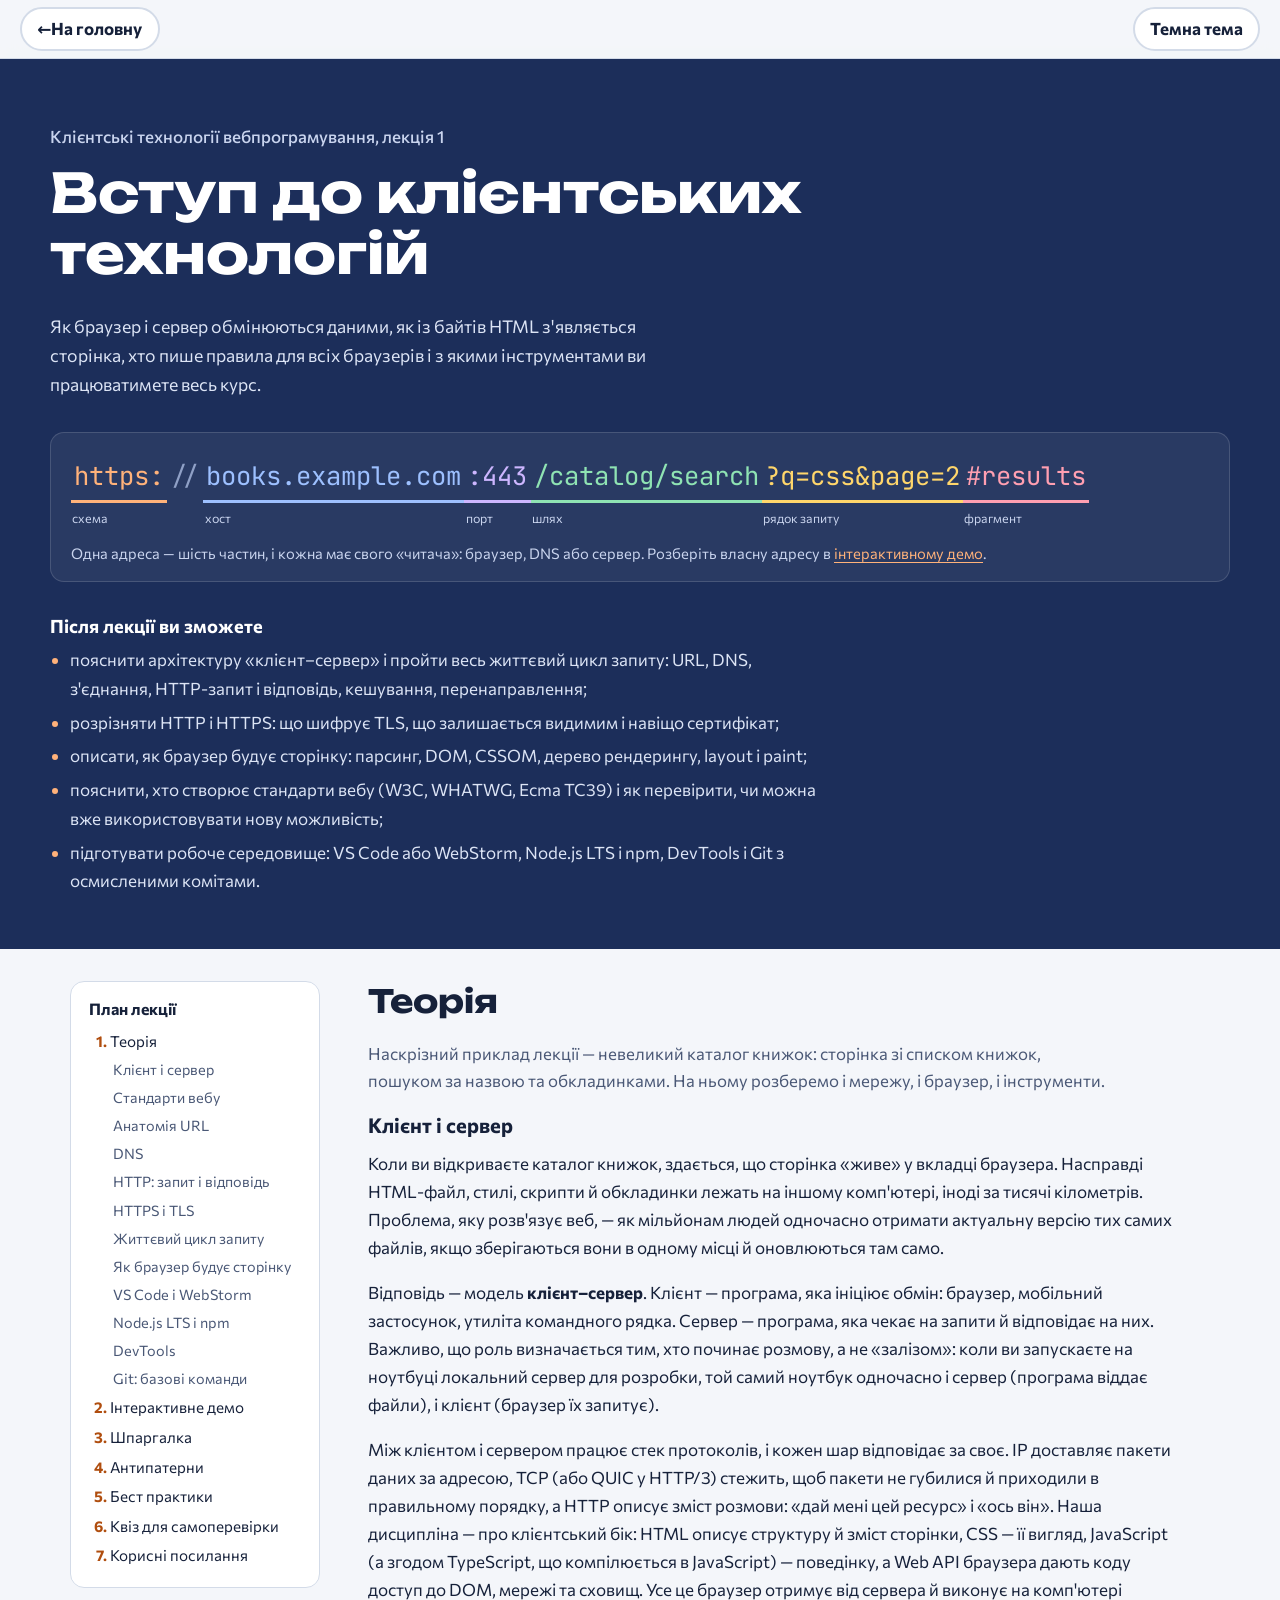
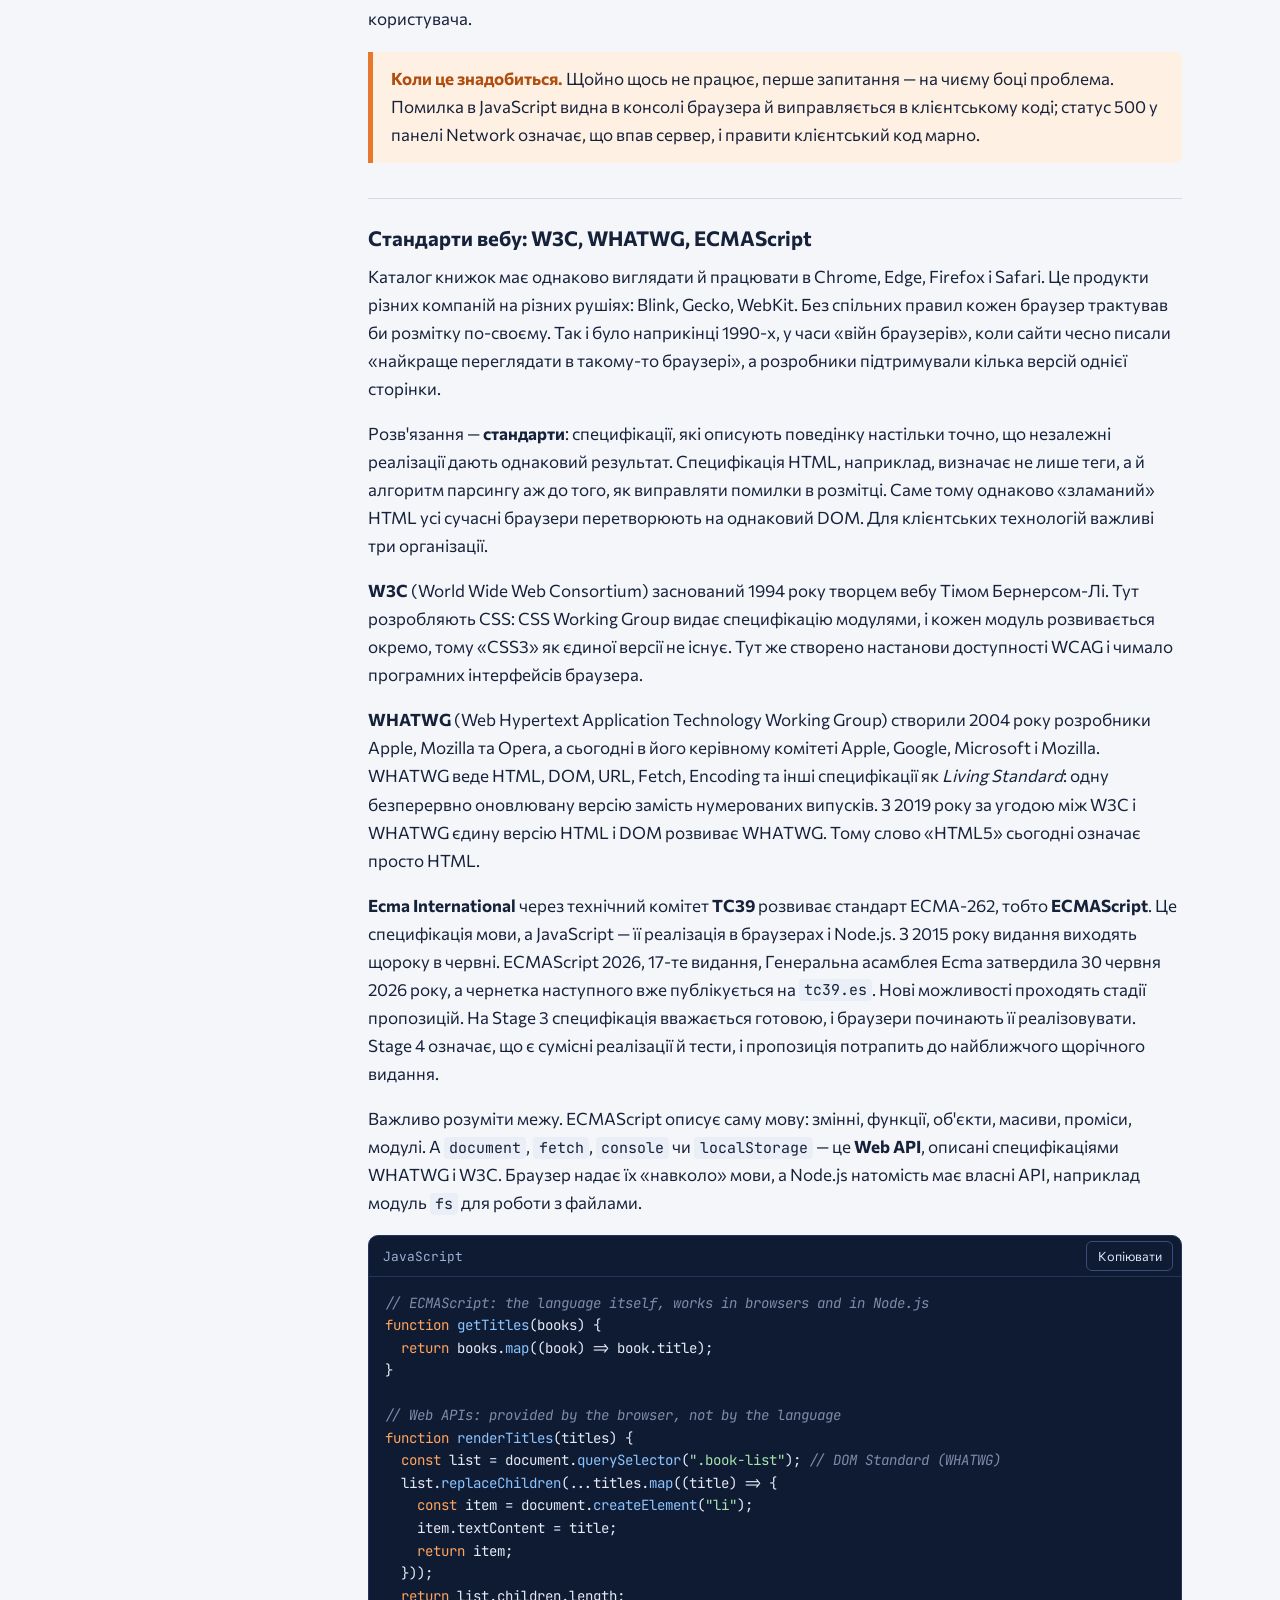
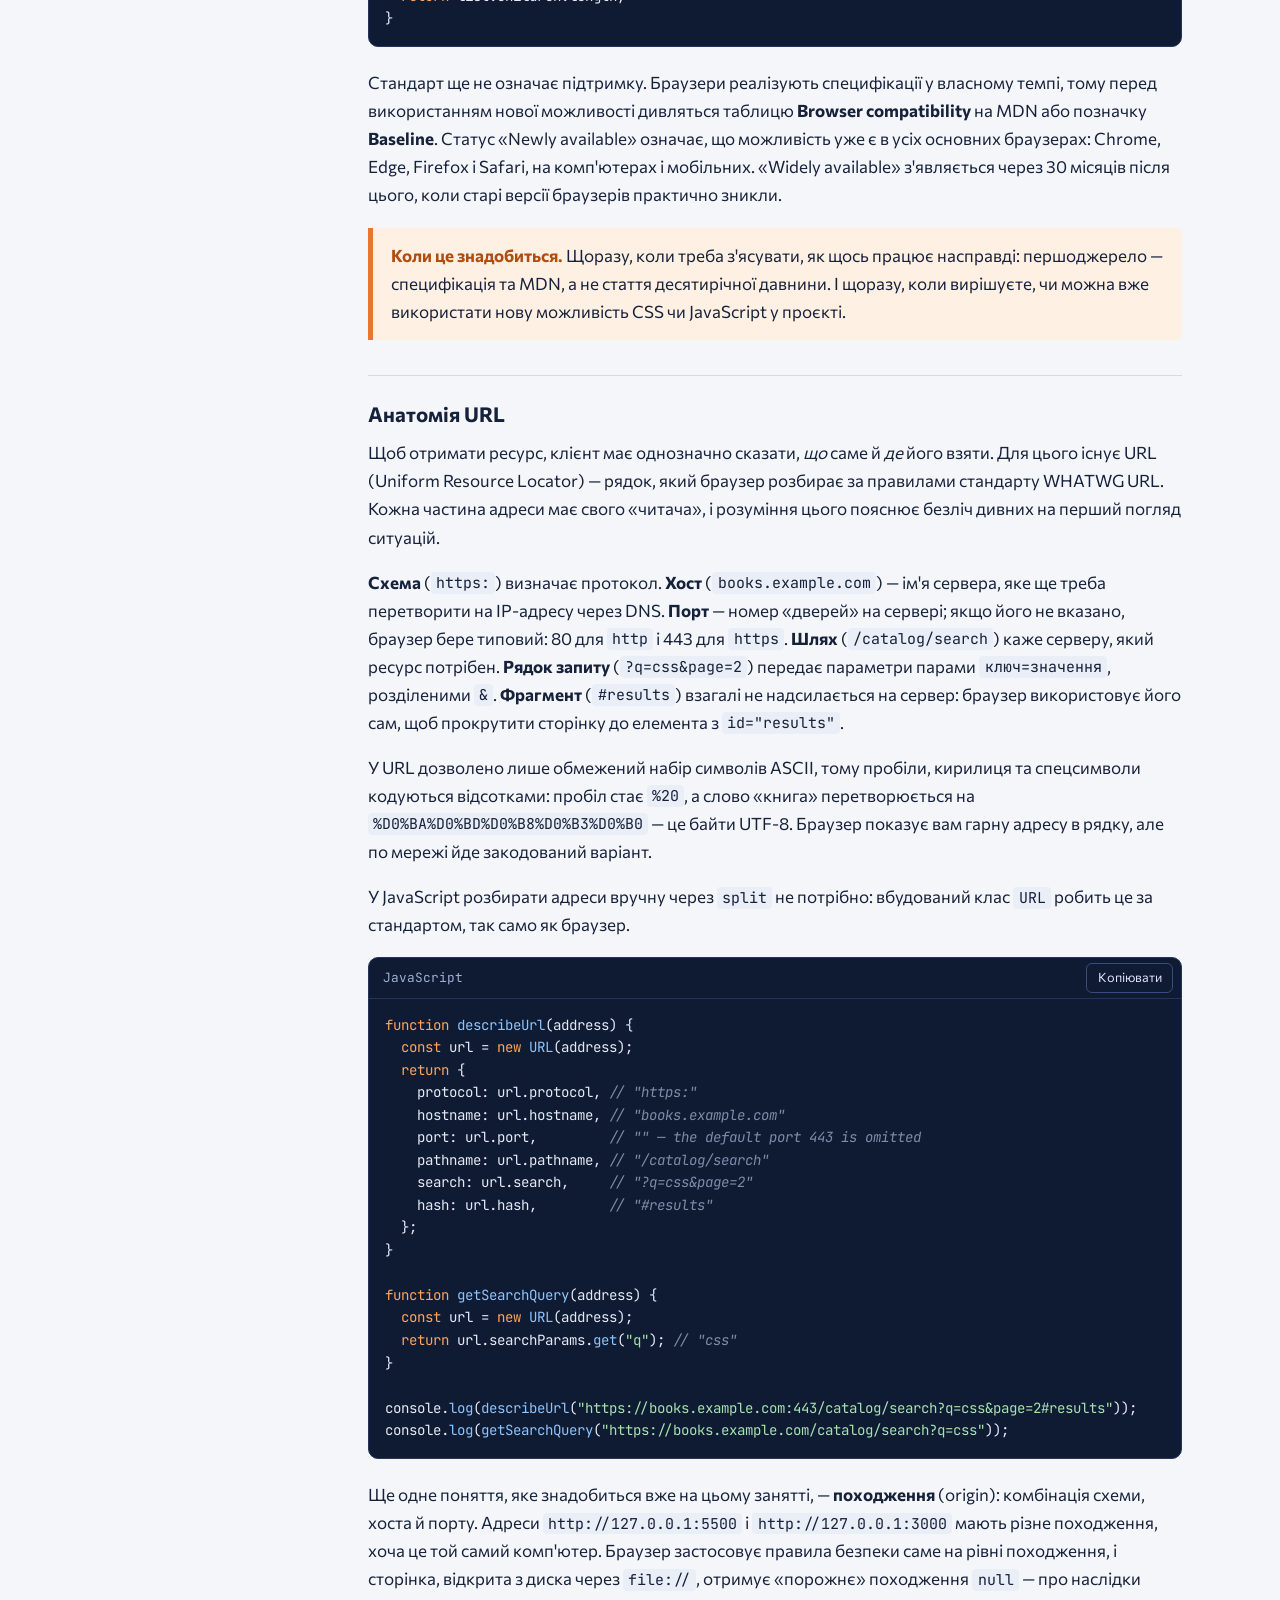
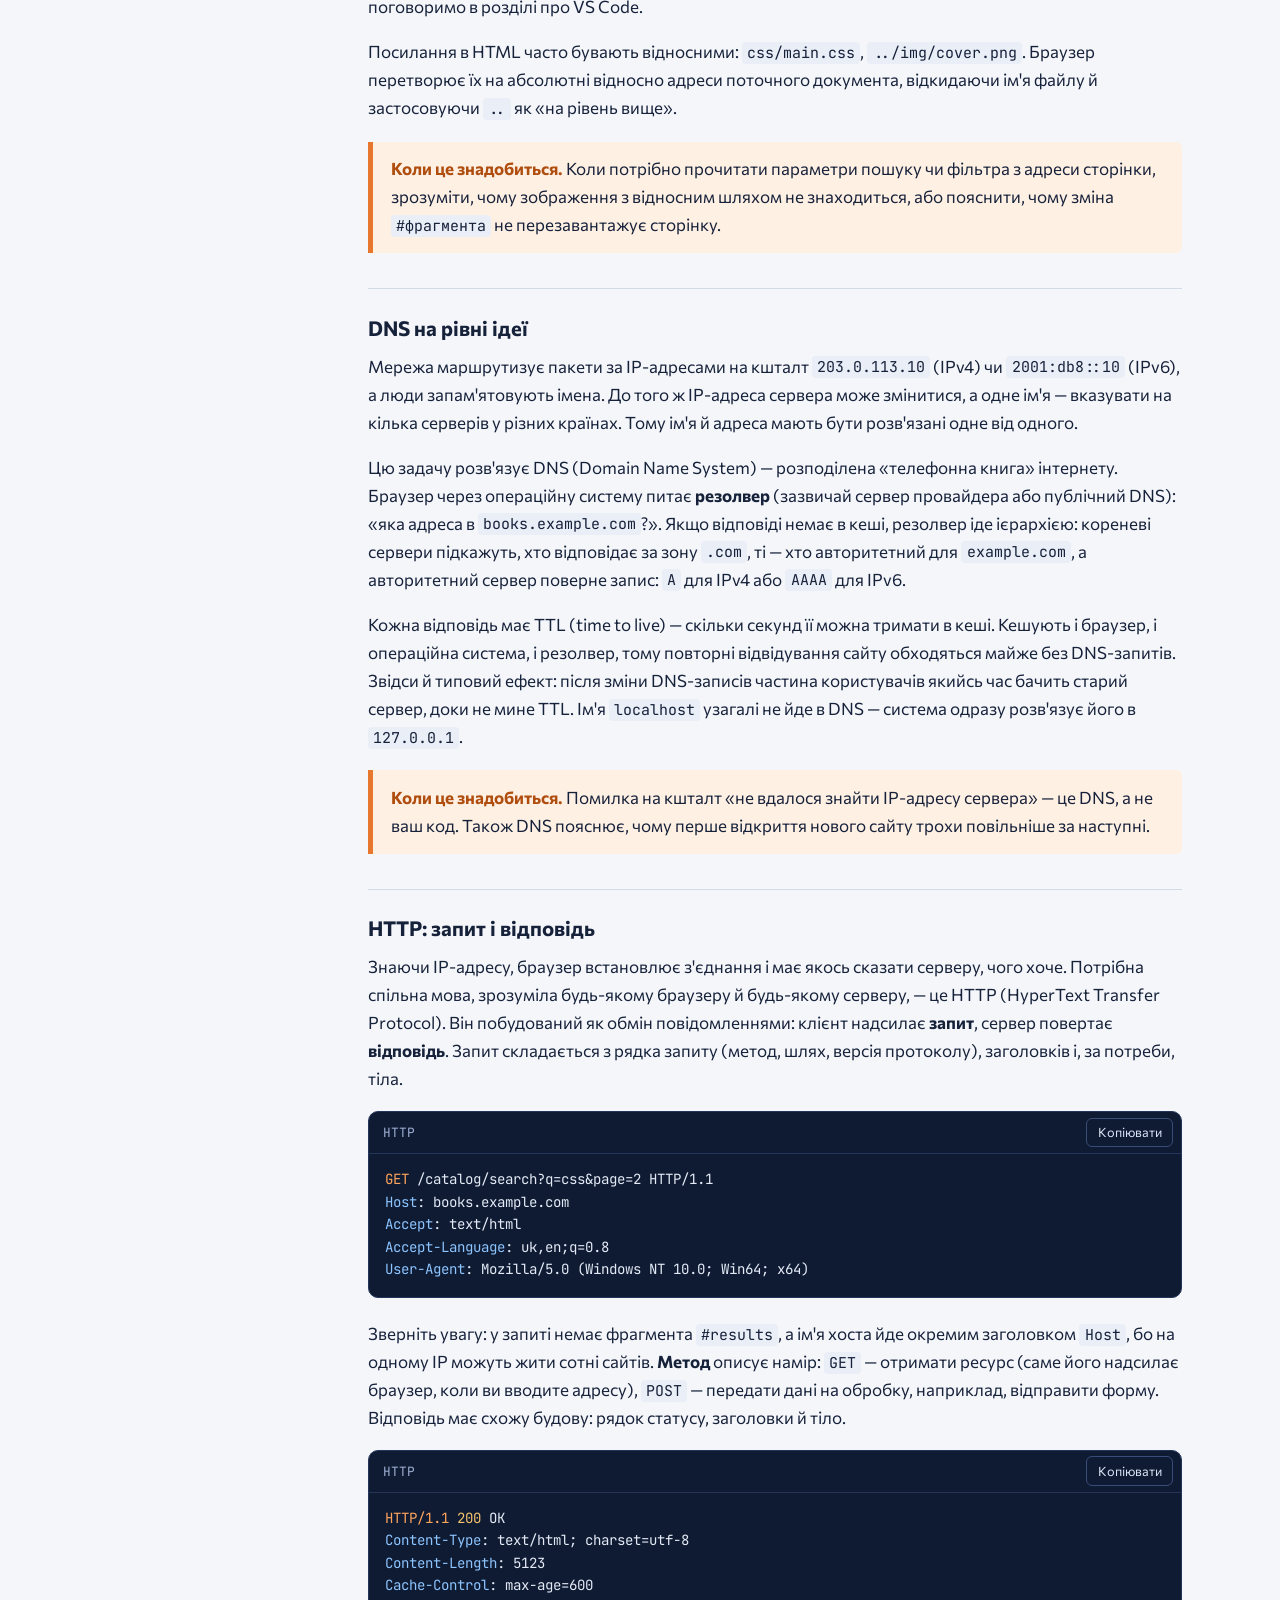
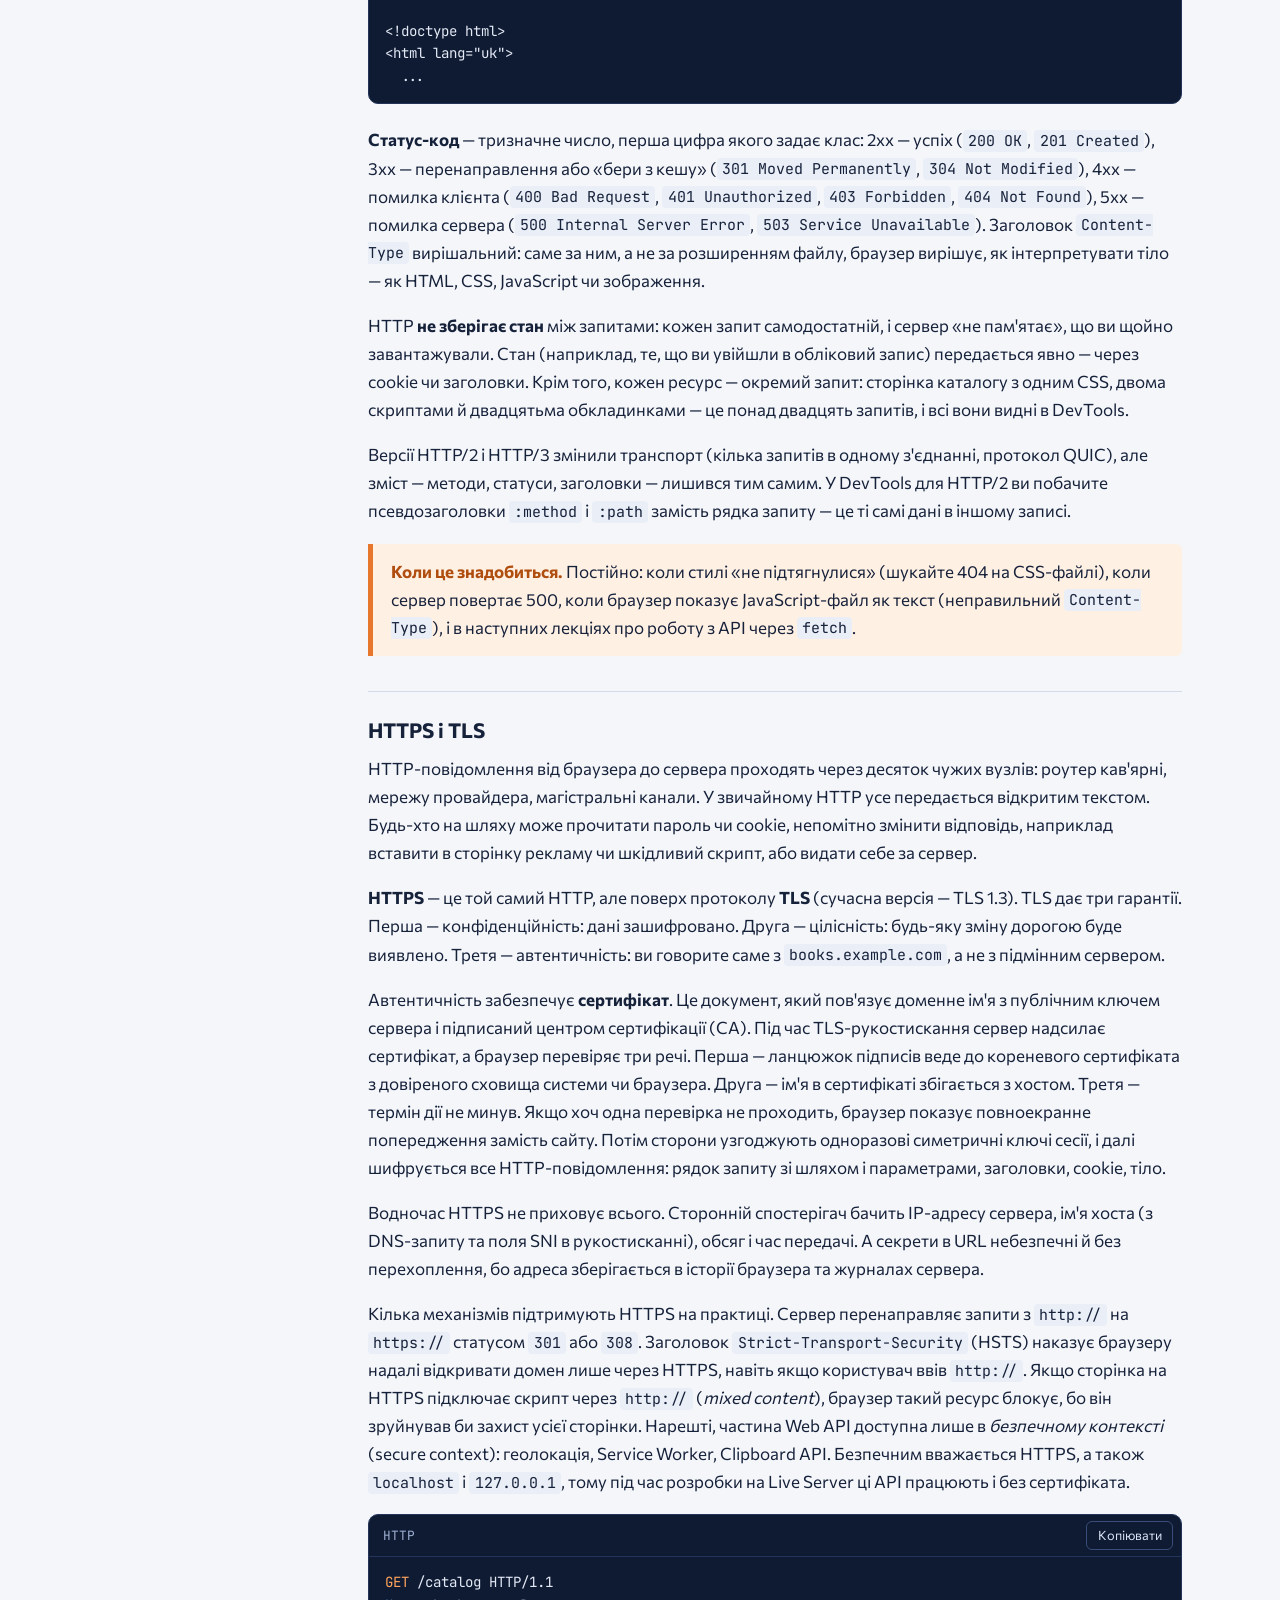
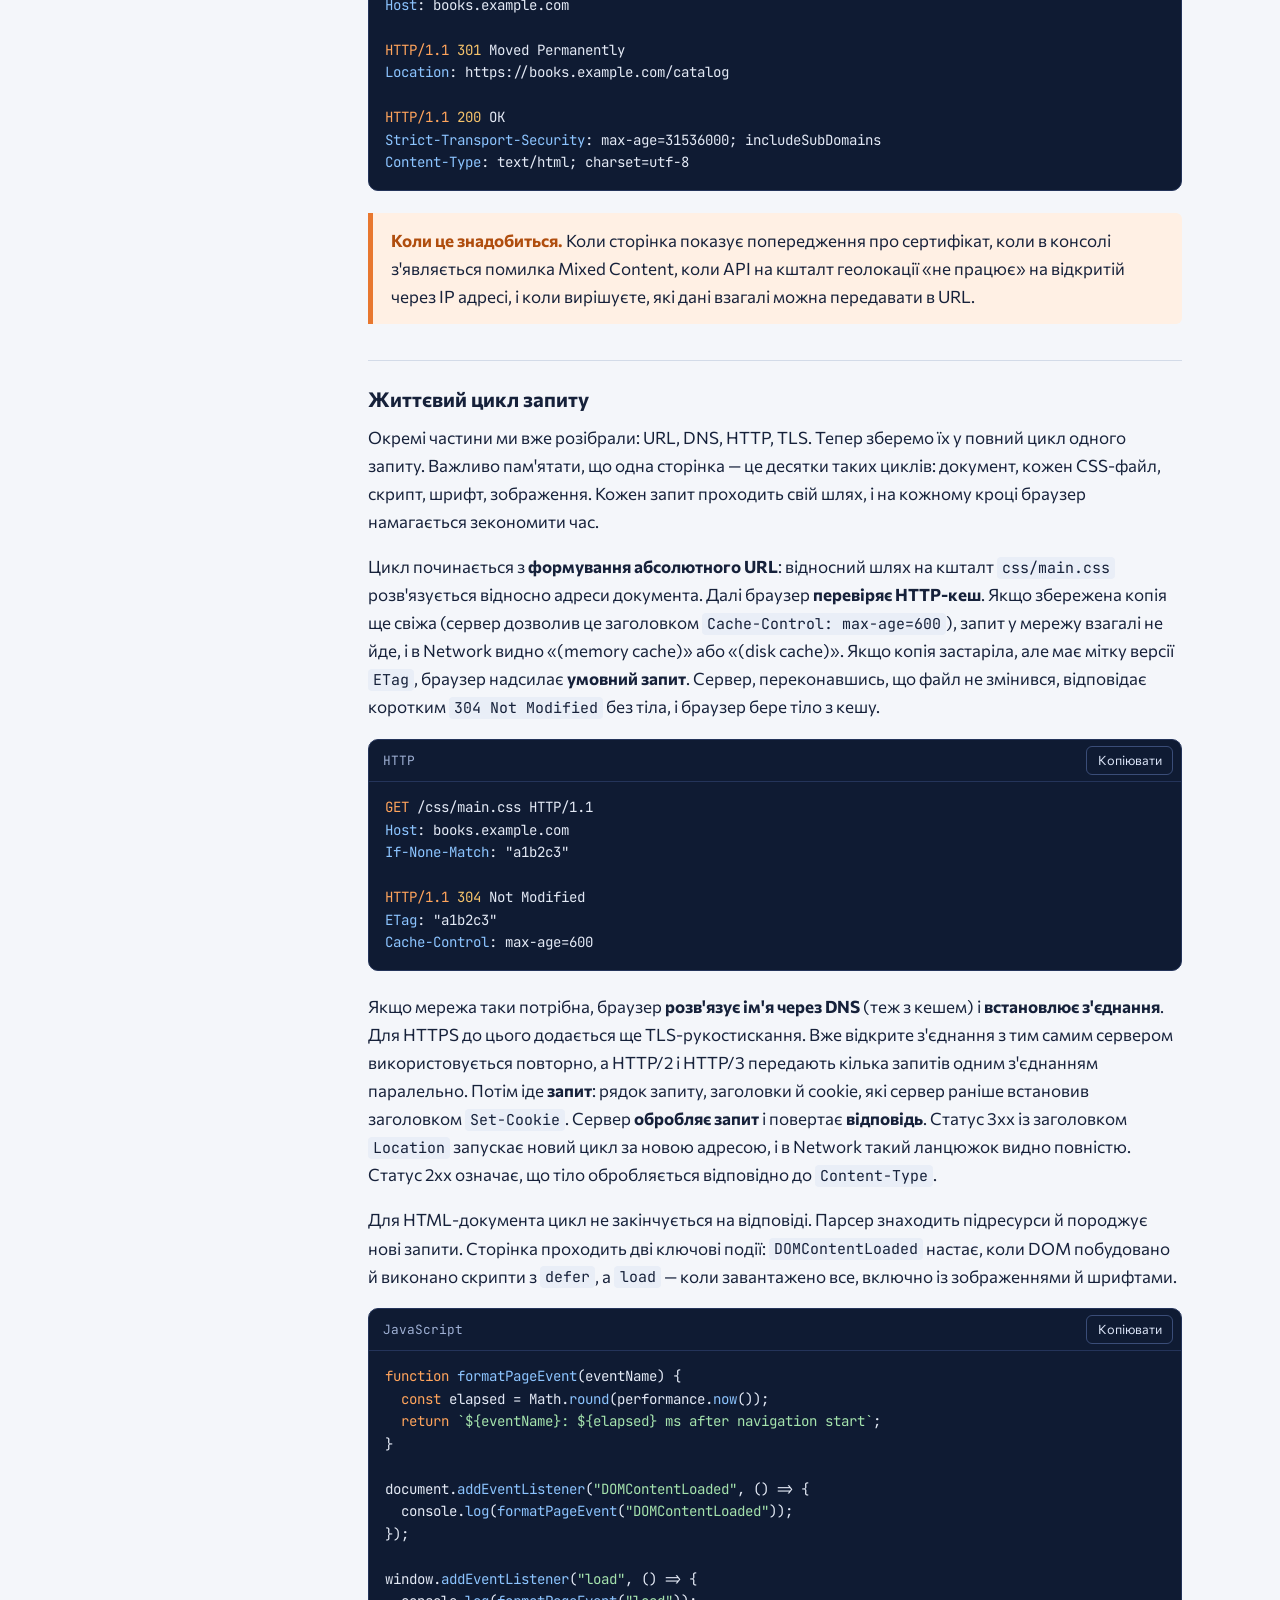
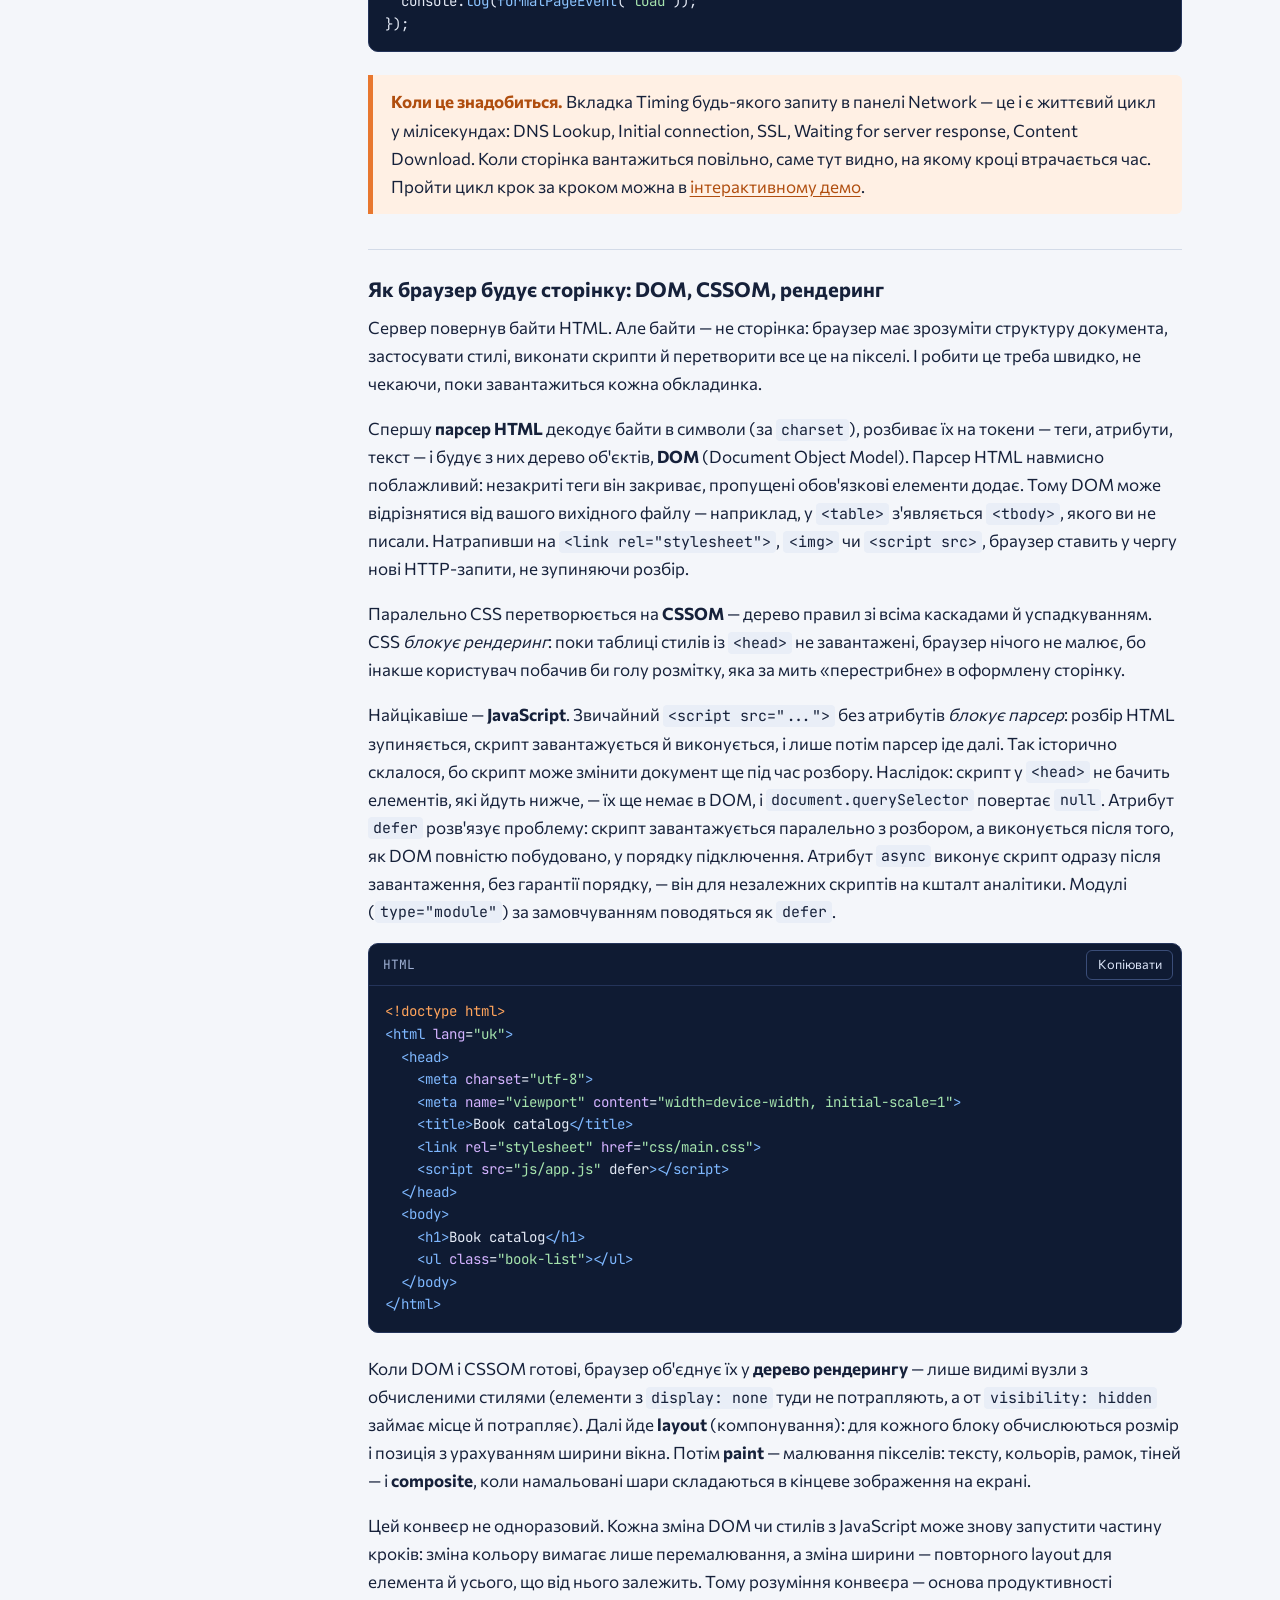
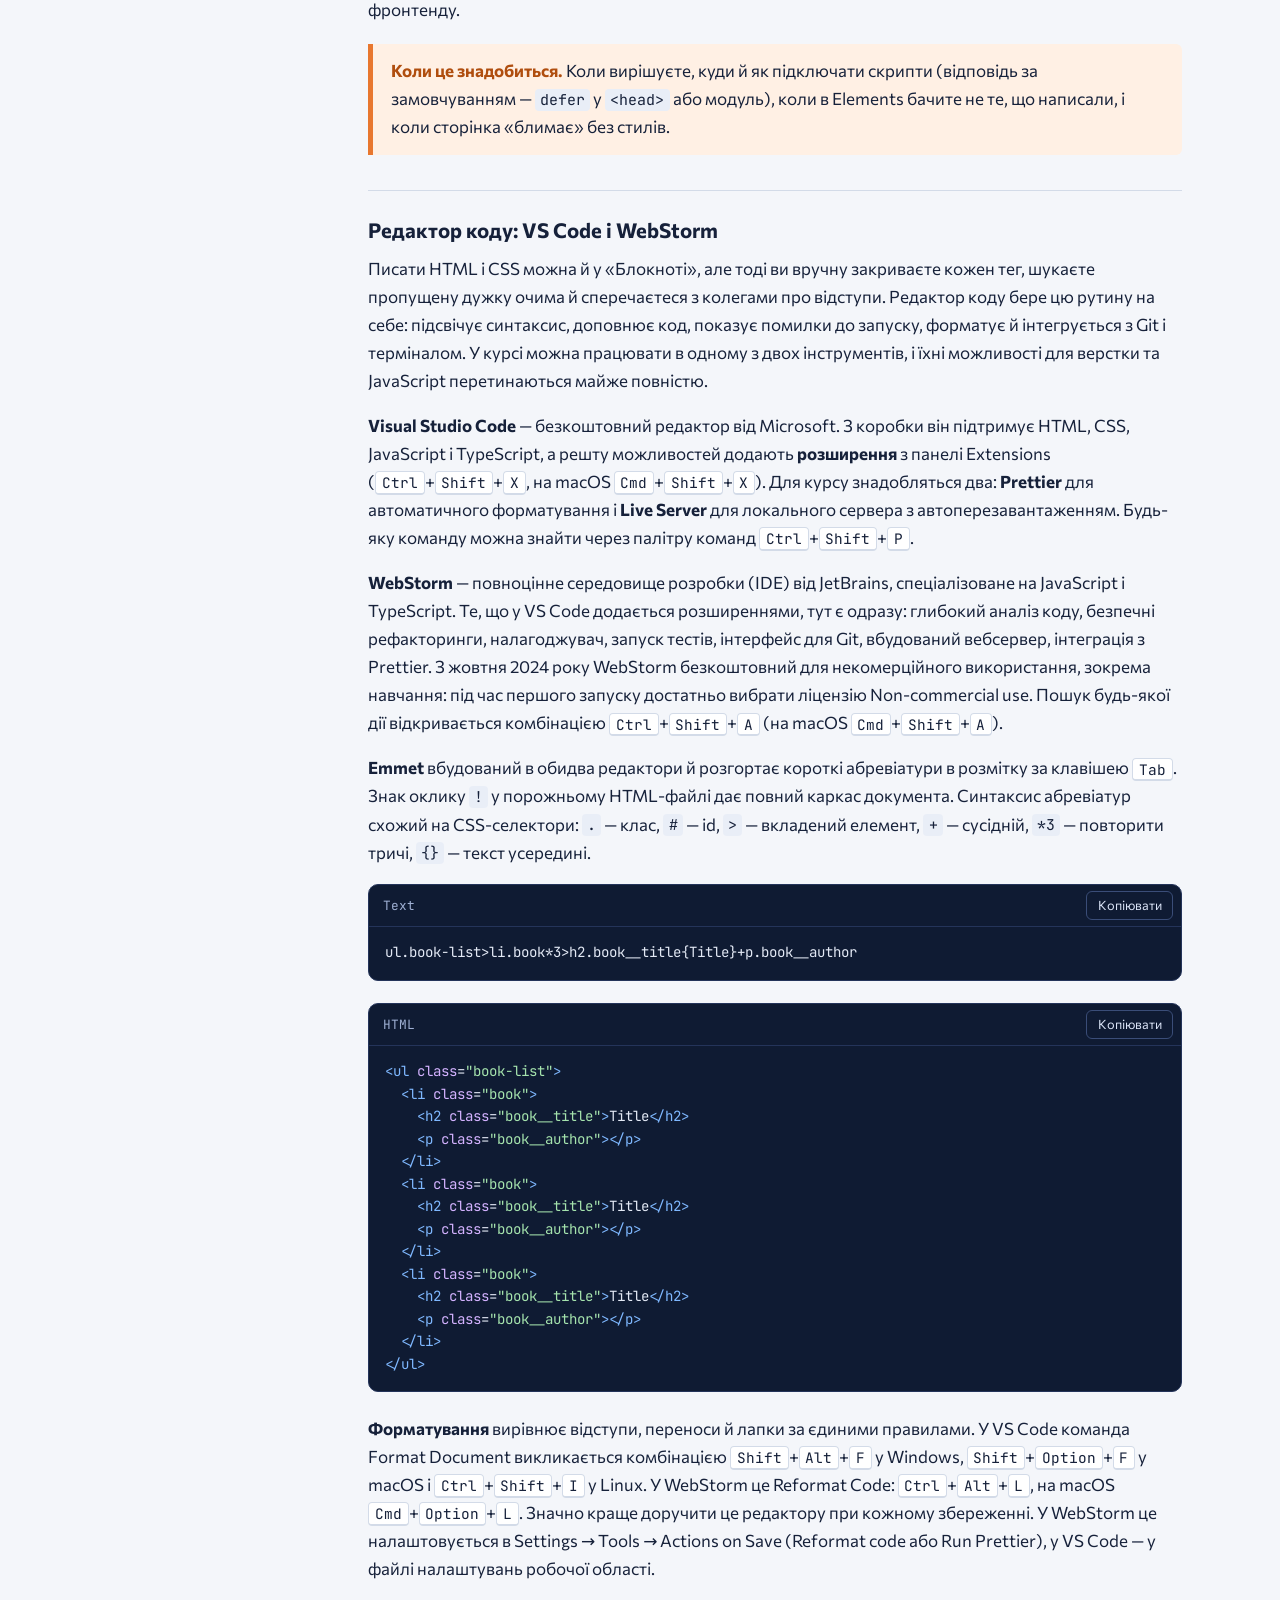
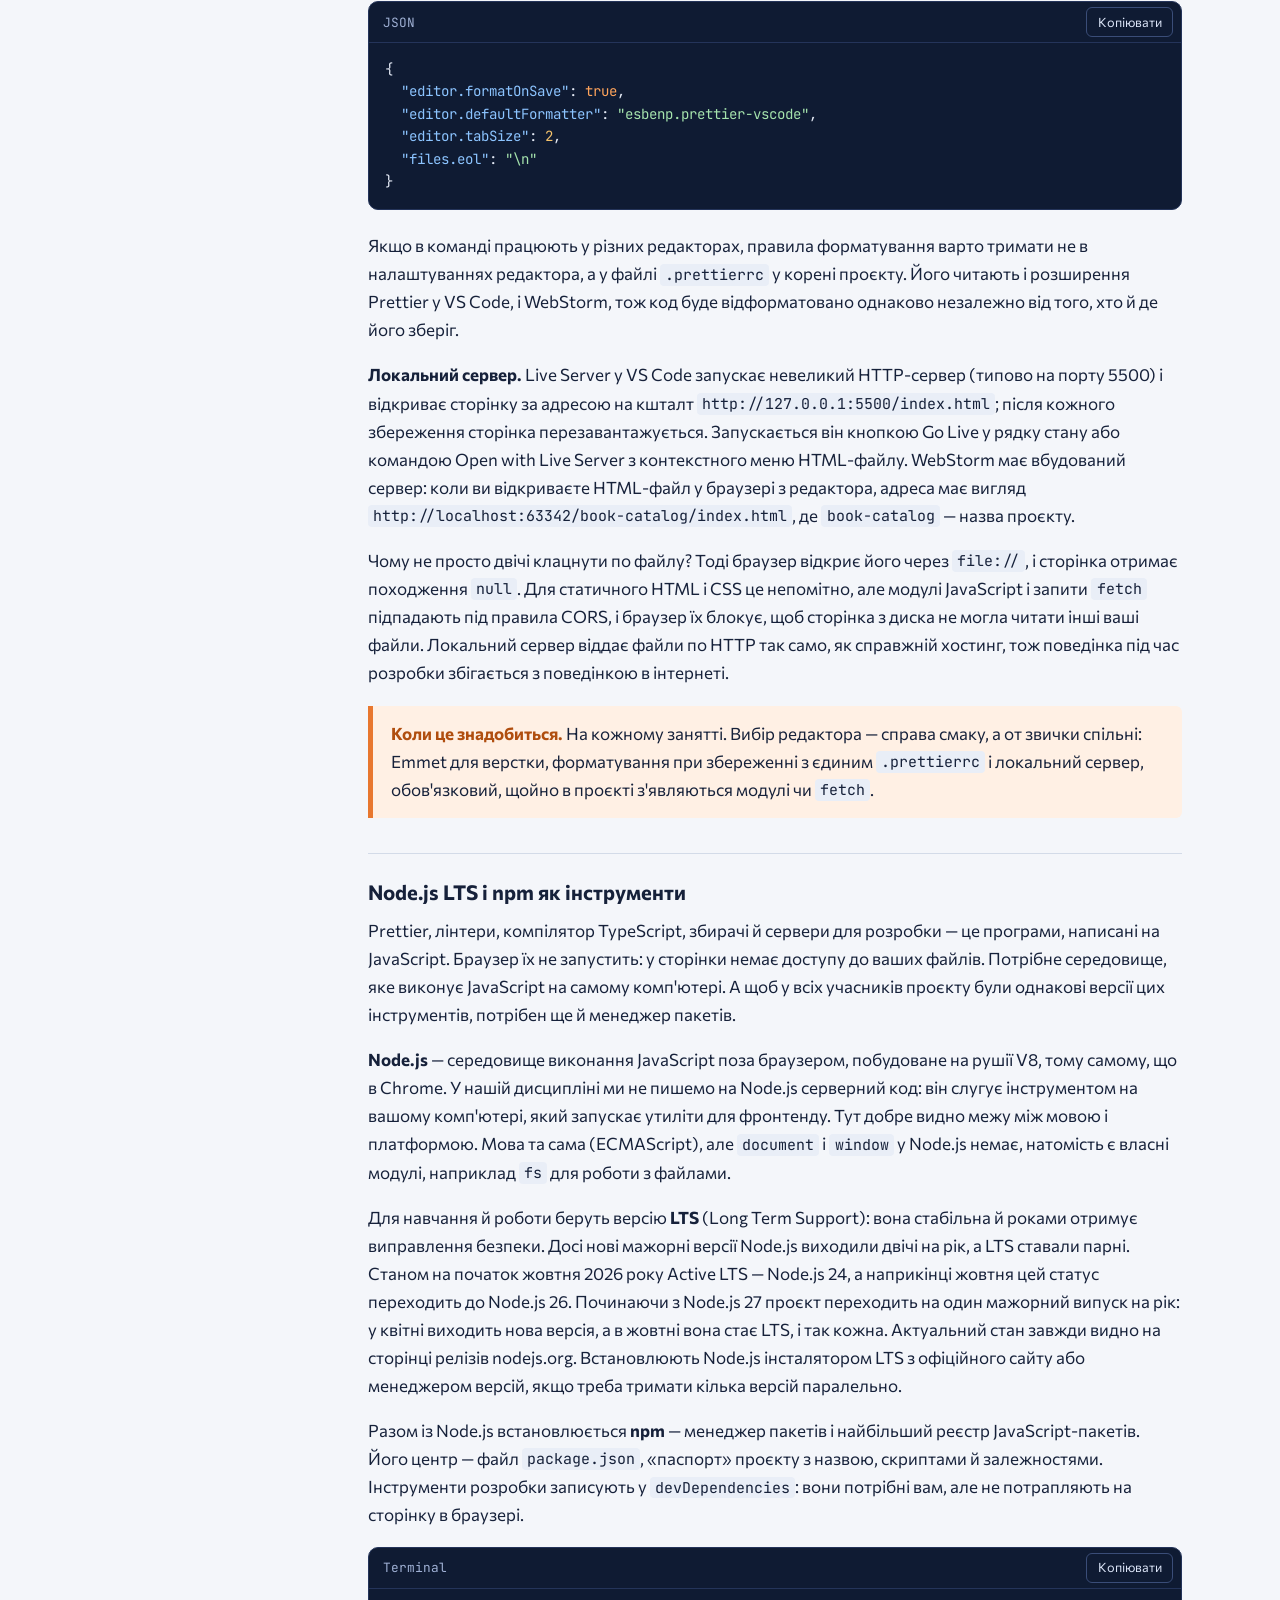
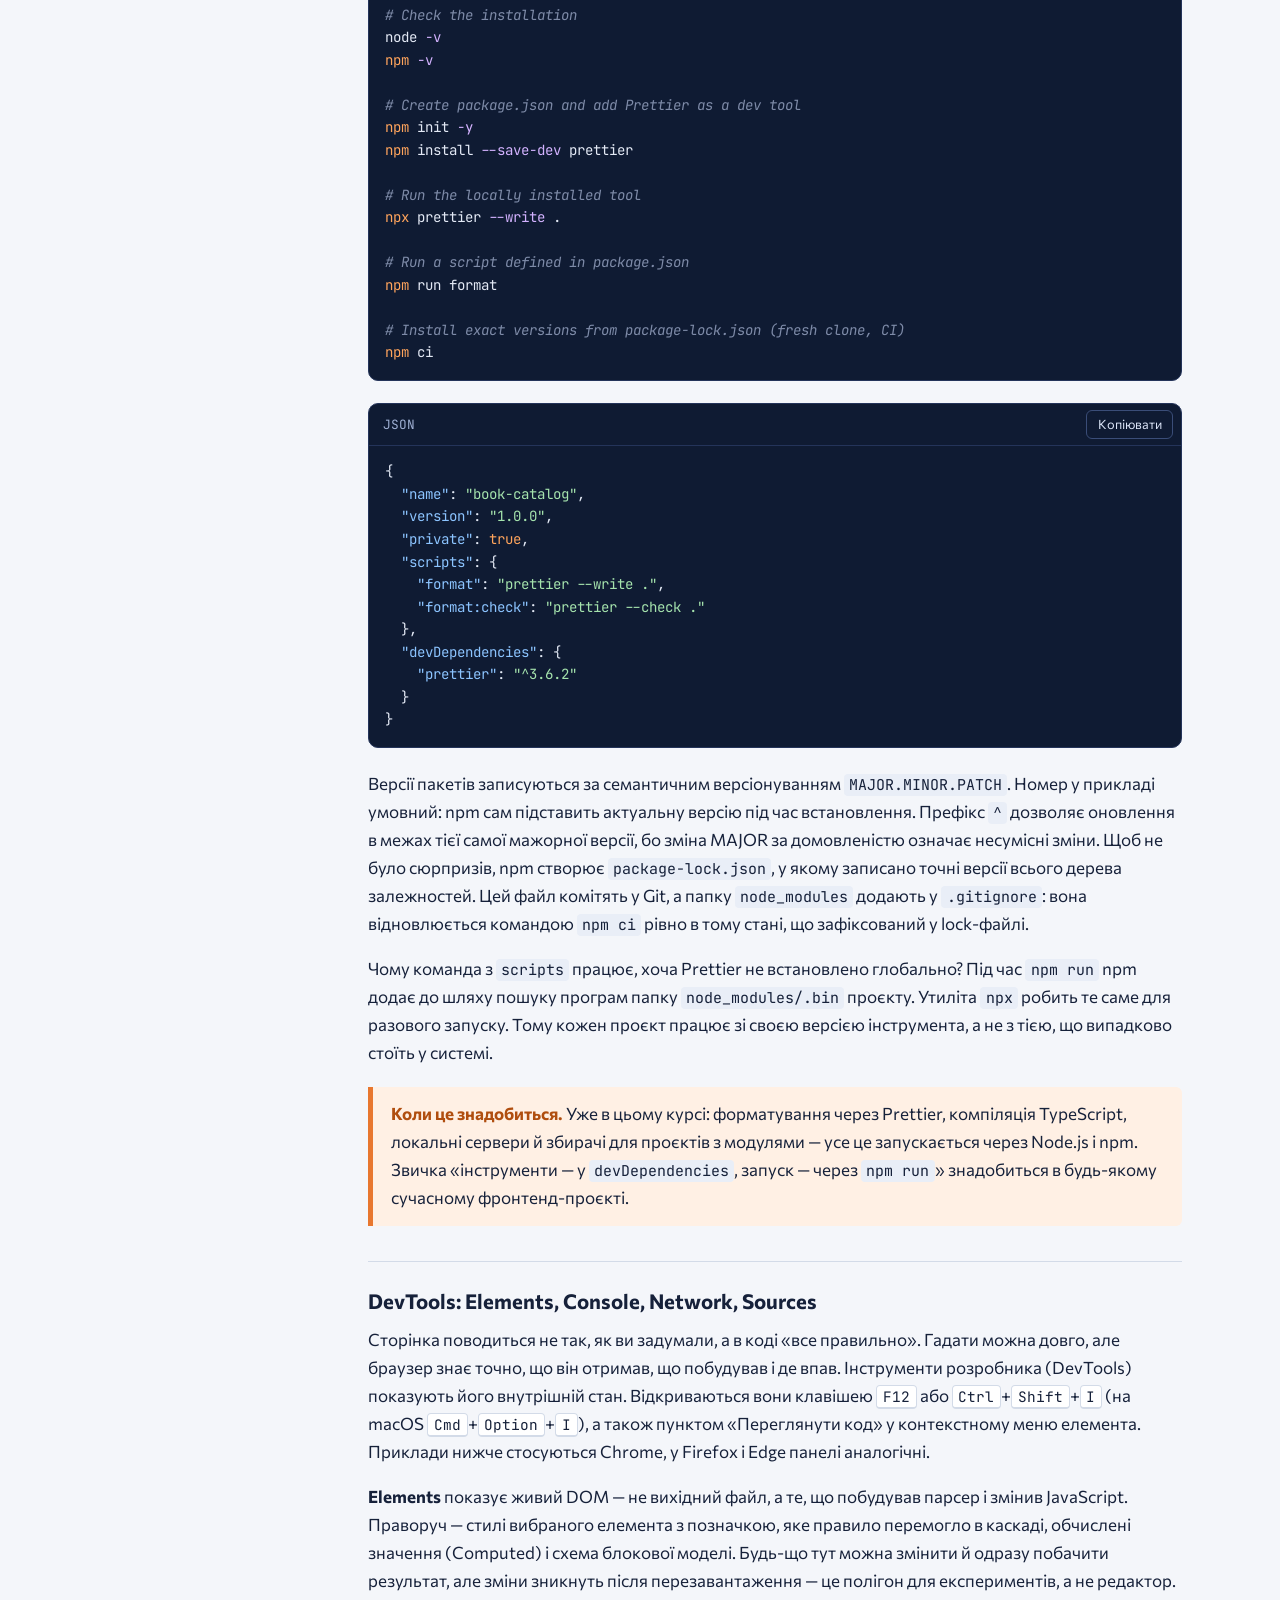
<file: topic-01/lecture-01-how-web-works.html>
<!doctype html>
<html lang="uk">
<head>
<meta charset="utf-8">
<meta name="viewport" content="width=device-width, initial-scale=1, viewport-fit=cover">
<script>
try {
  var savedTheme = localStorage.getItem("ctw-theme");
  if (savedTheme === "dark" || savedTheme === "light") document.documentElement.setAttribute("data-theme", savedTheme);
} catch (error) {}
</script>
<title>Лекція 1. Вступ до клієнтських технологій</title>
<meta name="description" content="Клієнтські технології вебпрограмування.">
<link rel="preconnect" href="https://fonts.googleapis.com">
<link rel="preconnect" href="https://fonts.gstatic.com" crossorigin>
<link rel="stylesheet" href="https://fonts.googleapis.com/css2?family=Commissioner:wght@400;500;600;700&family=Unbounded:wght@500;700&family=JetBrains+Mono:wght@400;600&display=swap">
<link rel="stylesheet" href="../styles/course.css">
<style>
/* ---------- Tokens ---------- */
:root {
  --bg: #f4f6fa;
  --surface: #ffffff;
  --surface-2: #e9eef7;
  --ink: #16213a;
  --ink-soft: #4a5876;
  --line: #d3dbe8;
  --navy: #1c2e5a;
  --navy-ink: #ffffff;
  --accent: #e8772e;
  --accent-text: #b04e0f;
  --accent-soft: #fff0e4;
  --bad: #b42318;
  --bad-soft: #fdecea;
  --good: #1e7b4b;
  --good-soft: #e5f5ec;
  --focus: #e8772e;
  --code-bg: #0f1b33;
  --code-ink: #e3e9f5;
  --code-line: #24345a;
  --seg-protocol: #fde2cc;
  --seg-cred: #e2e8f0;
  --seg-host: #d6e4ff;
  --seg-port: #e9ddff;
  --seg-path: #d5f2e0;
  --seg-query: #fff1c2;
  --seg-hash: #ffd6de;
  --seg-protocol-line: #d9661c;
  --seg-cred-line: #64748b;
  --seg-host-line: #2f5fd0;
  --seg-port-line: #7a4fd6;
  --seg-path-line: #1e8a52;
  --seg-query-line: #b58a00;
  --seg-hash-line: #c8334f;
  --radius-lg: 14px;
  --radius-sm: 6px;
  --font-body: "Commissioner", "Segoe UI", system-ui, -apple-system, Roboto, "Helvetica Neue", Arial, sans-serif;
  --font-display: "Unbounded", "Commissioner", "Segoe UI", system-ui, sans-serif;
  --font-mono: "JetBrains Mono", ui-monospace, "Cascadia Code", Consolas, "Liberation Mono", monospace;
  color-scheme: light;
}
@media (prefers-color-scheme: dark) {
  :root:not([data-theme="light"]) {
    --bg: #0d1526;
    --surface: #141f36;
    --surface-2: #1b2842;
    --ink: #e7ecf5;
    --ink-soft: #a8b4cc;
    --line: #2b3a5c;
    --navy: #111d38;
    --navy-ink: #e7ecf5;
    --accent: #ff9a4d;
    --accent-text: #ffae6b;
    --accent-soft: #3a2616;
    --bad: #ff8a80;
    --bad-soft: #3a1c1f;
    --good: #6fd69b;
    --good-soft: #15332a;
    --focus: #ffae6b;
    --code-bg: #0a1224;
    --code-ink: #e3e9f5;
    --code-line: #22314f;
    --seg-protocol: #5a3212;
    --seg-cred: #334155;
    --seg-host: #1e3767;
    --seg-port: #3b2a66;
    --seg-path: #1b4a31;
    --seg-query: #574514;
    --seg-hash: #5e2230;
    --seg-protocol-line: #ff9a4d;
    --seg-cred-line: #94a3b8;
    --seg-host-line: #7fa8ff;
    --seg-port-line: #b89cff;
    --seg-path-line: #6fd69b;
    --seg-query-line: #f5c84b;
    --seg-hash-line: #ff7f98;
    color-scheme: dark;
  }
}
:root[data-theme="dark"] {
  --bg: #0d1526;
  --surface: #141f36;
  --surface-2: #1b2842;
  --ink: #e7ecf5;
  --ink-soft: #a8b4cc;
  --line: #2b3a5c;
  --navy: #111d38;
  --navy-ink: #e7ecf5;
  --accent: #ff9a4d;
  --accent-text: #ffae6b;
  --accent-soft: #3a2616;
  --bad: #ff8a80;
  --bad-soft: #3a1c1f;
  --good: #6fd69b;
  --good-soft: #15332a;
  --focus: #ffae6b;
  --code-bg: #0a1224;
  --code-ink: #e3e9f5;
  --code-line: #22314f;
  --seg-protocol: #5a3212;
  --seg-cred: #334155;
  --seg-host: #1e3767;
  --seg-port: #3b2a66;
  --seg-path: #1b4a31;
  --seg-query: #574514;
  --seg-hash: #5e2230;
  --seg-protocol-line: #ff9a4d;
  --seg-cred-line: #94a3b8;
  --seg-host-line: #7fa8ff;
  --seg-port-line: #b89cff;
  --seg-path-line: #6fd69b;
  --seg-query-line: #f5c84b;
  --seg-hash-line: #ff7f98;
  color-scheme: dark;
}

/* ---------- Base ---------- */
:root {
  box-sizing: border-box;
  padding-top: env(safe-area-inset-top, 0px);
  padding-bottom: env(safe-area-inset-bottom, 0px);
}
html { scroll-padding-top: calc(env(safe-area-inset-top, 0px) + 16px); scroll-behavior: smooth; }
*, *::before, *::after { box-sizing: inherit; }
body {
  margin: 0;
  background: var(--bg);
  color: var(--ink);
  font-family: var(--font-body);
  font-size: 1.0625rem;
  line-height: 1.65;
  -webkit-text-size-adjust: 100%;
}
img, svg { max-width: 100%; }
a { color: var(--accent-text); text-underline-offset: 3px; }
a:hover { text-decoration-thickness: 2px; }
:focus-visible { outline: 3px solid var(--focus); outline-offset: 2px; border-radius: 4px; }
code, kbd, pre { font-family: var(--font-mono); }
:not(pre) > code {
  font-size: 0.88em;
  background: var(--surface-2);
  padding: 0.1em 0.35em;
  border-radius: 4px;
  overflow-wrap: anywhere;
}
kbd {
  font-size: 0.85em;
  border: 1px solid var(--line);
  border-bottom-width: 2px;
  background: var(--surface);
  padding: 0.05em 0.4em;
  border-radius: 4px;
  white-space: nowrap;
}
h1, h2, h3, h4 { line-height: 1.25; margin: 0 0 0.6em; }
h2 {
  font-family: var(--font-display);
  font-weight: 700;
  font-size: clamp(1.45rem, 1.1rem + 1.4vw, 2rem);
  color: var(--ink);
}
h3 { font-size: 1.28rem; font-weight: 700; margin-top: 1.8em; }
h4 { font-size: 1.08rem; font-weight: 700; }
p { margin: 0 0 1em; }
.skip-link {
  position: absolute; left: 12px; top: -60px;
  background: var(--accent); color: #1a1a1a; padding: 8px 14px; border-radius: 6px; z-index: 10;
  font-weight: 600;
}
.skip-link:focus { top: calc(env(safe-area-inset-top, 0px) + 12px); }
button {
  font: inherit;
  cursor: pointer;
}
.btn {
  display: inline-flex; align-items: center; gap: 0.4em;
  border: 2px solid var(--ink);
  background: var(--ink);
  color: var(--bg);
  padding: 0.45em 1em;
  border-radius: 999px;
  font-weight: 600;
  font-size: 0.95rem;
  line-height: 1.3;
}
.btn-ghost { background: transparent; color: var(--ink); }
.btn:hover:not(:disabled) { background: var(--accent-text); border-color: var(--accent-text); color: var(--bg); }
.btn:disabled { opacity: 0.45; cursor: not-allowed; }

/* ---------- Hero ---------- */
.hero {
  background: var(--navy);
  color: #fff;
  padding: clamp(2rem, 5vw, 4rem) 1.25rem clamp(2rem, 4vw, 3rem);
}
:root[data-theme="dark"] .hero { color: var(--navy-ink); }
.hero-inner { max-width: 1180px; margin: 0 auto; }
.hero-course { margin: 0 0 0.75rem; color: #c9d4ee; font-weight: 500; }
.hero h1 {
  font-family: var(--font-display);
  font-weight: 700;
  font-size: clamp(1.9rem, 1.2rem + 3.2vw, 3.4rem);
  line-height: 1.12;
  max-width: 20ch;
  margin-bottom: 0.5em;
}
.hero-lead { max-width: 60ch; color: #dce4f5; font-size: 1.1rem; }
.hero-url {
  margin: 2rem 0 0;
  padding: 1.25rem 1.25rem 1rem;
  background: rgba(255,255,255,0.06);
  border: 1px solid rgba(255,255,255,0.14);
  border-radius: var(--radius-lg);
  overflow-x: auto;
}
.hero-url figcaption { font-size: 0.92rem; color: #c9d4ee; margin-top: 0.75rem; }
.anatomy { display: flex; flex-wrap: wrap; align-items: flex-start; gap: 0; font-family: var(--font-mono); }
.anatomy-part { display: inline-flex; flex-direction: column; align-items: flex-start; }
.anatomy-part > span:first-child {
  font-size: clamp(1rem, 0.7rem + 1.5vw, 1.6rem);
  padding: 0.1em 0.12em;
  border-bottom: 3px solid currentColor;
  white-space: nowrap;
}
.anatomy-part > small {
  font-family: var(--font-body);
  font-size: 0.78rem;
  margin-top: 0.35rem;
  color: #c9d4ee;
  padding-left: 0.12em;
}
.anatomy .sep > span:first-child { border-bottom-color: transparent; color: #8fa0c6; }
.a-protocol { color: #ffb27a; }
.a-host { color: #9dc0ff; }
.a-port { color: #cdb6ff; }
.a-path { color: #8fe3b3; }
.a-query { color: #ffd66b; }
.a-hash { color: #ff9fb1; }
.hero-outcomes { margin-top: 2rem; max-width: 70ch; }
.hero-outcomes h2 { font-size: 1.15rem; color: #fff; margin-bottom: 0.5em; font-family: var(--font-body); }
.hero-outcomes ul { margin: 0; padding-left: 1.2em; color: #dce4f5; }
.hero-outcomes li { margin-bottom: 0.35em; }
.hero-outcomes li::marker { color: #ffb27a; }

/* ---------- Layout ---------- */
.layout {
  max-width: 1180px;
  margin: 0 auto;
  padding: 2rem 1.25rem 4rem;
  display: grid;
  grid-template-columns: minmax(0, 1fr);
  gap: 2rem;
}
@media (min-width: 1080px) {
  .layout { grid-template-columns: 250px minmax(0, 1fr); gap: 3rem; }
  .toc { position: sticky; top: calc(env(safe-area-inset-top, 0px) + 1.25rem); align-self: start; max-height: calc(100vh - 2.5rem); overflow-y: auto; }
}
.toc {
  background: var(--surface);
  border: 1px solid var(--line);
  border-radius: var(--radius-lg);
  padding: 1.1rem 1.1rem 0.9rem;
}
.toc h2 { font-family: var(--font-body); font-size: 1rem; margin-bottom: 0.6rem; }
.toc ol { margin: 0; padding-left: 1.4em; font-size: 0.95rem; }
.toc li { margin-bottom: 0.3em; }
.toc li::marker { color: var(--accent-text); font-weight: 700; }
.toc a { color: var(--ink); text-decoration: none; }
.toc a:hover { color: var(--accent-text); text-decoration: underline; }
.toc ol ol { margin-top: 0.3em; list-style: none; padding-left: 0.2em; font-size: 0.9rem; }
.toc ol ol a { color: var(--ink-soft); }
main { min-width: 0; }
main > section { margin-bottom: 4rem; }
.prose { max-width: 74ch; }
.section-lead { color: var(--ink-soft); font-size: 1.05rem; max-width: 68ch; }
.concept { border-top: 1px solid var(--line); padding-top: 1.6rem; margin-top: 2.2rem; }
.concept:first-of-type { border-top: 0; padding-top: 0; margin-top: 1rem; }
.concept > h3 { margin-top: 0; }
.callout {
  border-left: 5px solid var(--accent);
  background: var(--accent-soft);
  border-radius: 0 var(--radius-sm) var(--radius-sm) 0;
  padding: 0.85rem 1.1rem;
  margin: 1.2rem 0;
  max-width: 74ch;
}
.callout p:last-child { margin-bottom: 0; }
.callout strong:first-child { color: var(--accent-text); }
.callout-navy { border-left-color: var(--navy); background: var(--surface-2); }
:root .callout-navy { border-left-color: var(--ink-soft); }
.callout-navy strong:first-child { color: var(--ink); }

/* ---------- Code blocks ---------- */
.code-wrap {
  position: relative;
  margin: 1.1rem 0 1.4rem;
  background: var(--code-bg);
  border-radius: 10px;
  border: 1px solid var(--code-line);
  max-width: 100%;
}
.code-bar {
  display: flex; justify-content: space-between; align-items: center;
  padding: 0.35rem 0.5rem 0.35rem 0.9rem;
  border-bottom: 1px solid var(--code-line);
  color: #9fb0d4;
  font-size: 0.8rem;
  font-family: var(--font-mono);
}
.copy-btn {
  background: transparent;
  color: #dbe4f7;
  border: 1px solid #3a4d78;
  border-radius: 6px;
  padding: 0.2rem 0.65rem;
  font-size: 0.8rem;
  font-family: var(--font-body);
}
.copy-btn:hover { background: #22345d; }
pre.code {
  margin: 0;
  padding: 0.9rem 1rem 1rem;
  overflow-x: auto;
  color: var(--code-ink);
  font-size: 0.88rem;
  line-height: 1.6;
  tab-size: 2;
}
pre.code code { font-family: inherit; background: none; padding: 0; }
.tok-comment { color: #7e8ba8; font-style: italic; }
.tok-string { color: #a5e3ad; }
.tok-keyword { color: #ffa45c; }
.tok-number { color: #f5c26b; }
.tok-fn { color: #8cc4ff; }
.tok-tag { color: #7fb8ff; }
.tok-attr { color: #d3b2ff; }
.tok-prop { color: #8cc4ff; }
.tok-flag { color: #d3b2ff; }
.tok-at { color: #ffa45c; }

/* ---------- Demo ---------- */
.demo {
  background: var(--surface);
  border: 1px solid var(--line);
  border-radius: var(--radius-lg);
  padding: clamp(1rem, 3vw, 1.75rem);
  margin: 1.5rem 0 2.5rem;
}
.demo h3 { margin-top: 0; }
.field-label { display: block; font-weight: 600; margin-bottom: 0.35rem; }
.url-row { display: flex; gap: 0.6rem; flex-wrap: wrap; }
.url-row input {
  flex: 1 1 260px;
  min-width: 0;
  font-family: var(--font-mono);
  font-size: 0.95rem;
  padding: 0.6rem 0.75rem;
  border: 2px solid var(--line);
  border-radius: 8px;
  background: var(--bg);
  color: var(--ink);
}
.url-row input:focus-visible { outline: 3px solid var(--focus); outline-offset: 1px; border-color: var(--accent); }
.presets { display: flex; flex-wrap: wrap; gap: 0.5rem; margin: 0.9rem 0 0.2rem; align-items: center; }
.presets span { font-size: 0.9rem; color: var(--ink-soft); margin-right: 0.2rem; }
.chip {
  border: 1px solid var(--line);
  background: var(--surface-2);
  color: var(--ink);
  border-radius: 999px;
  padding: 0.25rem 0.75rem;
  font-size: 0.85rem;
}
.chip:hover { border-color: var(--accent); }
.url-line {
  font-family: var(--font-mono);
  font-size: clamp(0.95rem, 0.8rem + 0.6vw, 1.2rem);
  line-height: 2.1;
  margin: 1.25rem 0 1rem;
  padding: 0.6rem 0.8rem;
  background: var(--bg);
  border-radius: 8px;
  overflow-wrap: anywhere;
  word-break: break-all;
}
.seg { padding: 0.12em 0.1em; border-bottom: 3px solid; border-radius: 3px 3px 0 0; }
.seg-protocol { background: var(--seg-protocol); border-color: var(--seg-protocol-line); }
.seg-cred { background: var(--seg-cred); border-color: var(--seg-cred-line); }
.seg-host { background: var(--seg-host); border-color: var(--seg-host-line); }
.seg-port { background: var(--seg-port); border-color: var(--seg-port-line); }
.seg-path { background: var(--seg-path); border-color: var(--seg-path-line); }
.seg-query { background: var(--seg-query); border-color: var(--seg-query-line); }
.seg-hash { background: var(--seg-hash); border-color: var(--seg-hash-line); }
.seg-sep { color: var(--ink-soft); }
.url-parts { display: grid; gap: 0.6rem; margin: 0 0 1rem; }
.url-part {
  display: grid;
  grid-template-columns: minmax(0, 1fr);
  gap: 0.15rem 1rem;
  padding: 0.6rem 0.8rem;
  border-left: 4px solid var(--line);
  background: var(--bg);
  border-radius: 0 8px 8px 0;
}
@media (min-width: 640px) { .url-part { grid-template-columns: 11rem minmax(0, 1fr); } }
.url-part dt { font-weight: 700; }
.url-part dd { margin: 0; overflow-wrap: anywhere; }
.url-part dd code { font-size: 0.92em; }
.url-part .hint { display: block; color: var(--ink-soft); font-size: 0.92rem; }
.url-part.k-protocol { border-left-color: var(--seg-protocol-line); }
.url-part.k-cred { border-left-color: var(--seg-cred-line); }
.url-part.k-host { border-left-color: var(--seg-host-line); }
.url-part.k-port { border-left-color: var(--seg-port-line); }
.url-part.k-path { border-left-color: var(--seg-path-line); }
.url-part.k-query { border-left-color: var(--seg-query-line); }
.url-part.k-hash { border-left-color: var(--seg-hash-line); }
.url-error {
  margin-top: 1rem;
  padding: 0.75rem 1rem;
  border-left: 4px solid var(--bad);
  background: var(--bad-soft);
  border-radius: 0 8px 8px 0;
}
.params { margin: 0.3rem 0 0; padding-left: 1.1em; }

/* Journey */
.stage {
  position: relative;
  display: grid;
  grid-template-columns: repeat(3, minmax(0, 1fr));
  gap: 0.6rem;
  padding: 0.5rem 0 2.6rem;
}
.actor {
  text-align: center;
  border: 2px solid var(--line);
  background: var(--bg);
  border-radius: 12px;
  padding: 0.8rem 0.3rem;
  font-weight: 600;
  font-size: clamp(0.82rem, 0.7rem + 0.5vw, 1rem);
  transition: border-color 0.25s, background-color 0.25s, transform 0.25s;
}
.actor small { display: block; font-weight: 400; color: var(--ink-soft); font-size: 0.8em; }
.actor.is-active { border-color: var(--accent); background: var(--accent-soft); transform: translateY(-2px); }
.track {
  position: absolute; left: 16.66%; right: 16.66%; bottom: 1.1rem;
  height: 2px; background: var(--line);
}
.packet {
  position: absolute;
  bottom: calc(1.1rem - 11px);
  left: 16.66%;
  transform: translateX(-50%);
  background: var(--accent);
  color: #1a1a1a;
  font-family: var(--font-mono);
  font-size: 0.75rem;
  font-weight: 600;
  padding: 0.15rem 0.55rem;
  border-radius: 999px;
  white-space: nowrap;
  transition: left 1.1s cubic-bezier(.45,.05,.3,1), opacity 0.2s;
  max-width: 60%;
  overflow: hidden;
  text-overflow: ellipsis;
}
.packet.no-anim { transition: none; }
.packet.is-hidden { opacity: 0; }
.pipeline {
  list-style: none; padding: 0; margin: 0 0 1rem;
  display: flex; flex-wrap: wrap; gap: 0.4rem;
}
.pipeline li {
  font-size: 0.85rem;
  padding: 0.25rem 0.7rem;
  border-radius: 999px;
  border: 1px dashed var(--line);
  color: var(--ink-soft);
}
.pipeline li.is-done { border-style: solid; border-color: var(--good); color: var(--good); }
.pipeline li.is-done::before { content: "✓ "; }
.pipeline li.is-current { border-style: solid; border-color: var(--accent); background: var(--accent-soft); color: var(--ink); font-weight: 600; }
.step-panel {
  background: var(--bg);
  border-radius: 10px;
  padding: 1rem 1.1rem;
  min-height: 9.5rem;
}
.step-count { font-size: 0.88rem; color: var(--ink-soft); margin-bottom: 0.2rem; }
.step-panel h4 { margin-bottom: 0.35rem; }
.step-panel p:last-child { margin-bottom: 0; }
.step-progress { height: 4px; background: var(--line); border-radius: 4px; margin: 0.9rem 0; overflow: hidden; }
.step-progress span { display: block; height: 100%; background: var(--accent); width: 0; transition: width 0.3s; }
.controls { display: flex; flex-wrap: wrap; gap: 0.5rem; }

/* ---------- Cheatsheet ---------- */
.cheat-head { display: flex; justify-content: space-between; align-items: center; gap: 1rem; flex-wrap: wrap; margin-bottom: 1rem; }
.cheat-head h2 { margin: 0; }
.cheat-grid {
  display: grid;
  grid-template-columns: repeat(auto-fill, minmax(min(100%, 300px), 1fr));
  gap: 1rem;
}
.cheat-card {
  background: var(--surface);
  border: 2px dashed var(--line);
  border-radius: 12px;
  padding: 1rem 1.1rem;
  font-size: 0.93rem;
  line-height: 1.5;
  break-inside: avoid;
}
.cheat-card h3 { margin: 0 0 0.6rem; font-size: 1.02rem; color: var(--accent-text); }
.cheat-card dl { margin: 0; }
.cheat-card dt { font-family: var(--font-mono); font-size: 0.86rem; font-weight: 600; margin-top: 0.45rem; overflow-wrap: anywhere; }
.cheat-card dd { margin: 0; color: var(--ink-soft); }
.cheat-card .code-wrap { margin: 0.6rem 0 0; }
.cheat-card pre.code { font-size: 0.8rem; padding: 0.6rem 0.75rem; }

/* ---------- Antipatterns / best practices ---------- */
.pattern {
  background: var(--surface);
  border: 1px solid var(--line);
  border-radius: var(--radius-lg);
  padding: clamp(1rem, 3vw, 1.6rem);
  margin: 1.25rem 0;
}
.pattern > h3 { margin-top: 0; }
.verdict {
  display: inline-flex; align-items: center; gap: 0.35em;
  font-weight: 700; font-size: 0.9rem;
  padding: 0.15rem 0.6rem;
  border-radius: 999px;
  margin: 0.4rem 0 -0.3rem;
}
.verdict.bad { color: var(--bad); background: var(--bad-soft); }
.verdict.good { color: var(--good); background: var(--good-soft); }
.bad-block .code-wrap { border-left: 5px solid var(--bad); }
.good-block .code-wrap { border-left: 5px solid var(--good); }
.why { max-width: 74ch; }
.why strong { color: var(--ink); }
.practice-list { counter-reset: none; }

/* ---------- Quiz ---------- */
.quiz-top {
  display: flex; flex-wrap: wrap; gap: 0.75rem 1.25rem; align-items: center;
  margin-bottom: 1.25rem;
}
.quiz-top progress { width: min(320px, 100%); height: 10px; accent-color: var(--accent); }
.q-card {
  background: var(--surface);
  border: 1px solid var(--line);
  border-radius: var(--radius-lg);
  padding: clamp(1rem, 3vw, 1.5rem);
  margin: 0 0 1.1rem;
  min-width: 0;
}
.q-card legend {
  float: left; width: 100%;
  padding: 0;
  font-weight: 600;
  font-size: 1.05rem;
  margin-bottom: 0.4rem;
}
.q-card legend + * { clear: both; }
.q-num { display: block; font-size: 0.85rem; font-weight: 500; color: var(--ink-soft); margin-bottom: 0.25rem; }
.q-options { display: grid; gap: 0.5rem; margin-top: 0.8rem; clear: both; }
.q-option {
  text-align: left;
  border: 2px solid var(--line);
  background: var(--bg);
  color: var(--ink);
  border-radius: 10px;
  padding: 0.6rem 0.85rem;
  line-height: 1.45;
  display: flex; gap: 0.6rem; align-items: flex-start;
}
.q-option:hover:not(:disabled) { border-color: var(--accent); }
.q-option:disabled { cursor: default; }
.q-option .mark {
  flex: none; width: 1.6rem; height: 1.6rem; border-radius: 50%;
  display: inline-grid; place-items: center;
  font-size: 0.85rem; font-weight: 700;
  background: var(--surface-2); color: var(--ink-soft);
}
.q-option.is-correct { border-color: var(--good); background: var(--good-soft); }
.q-option.is-correct .mark { background: var(--good); color: var(--surface); }
.q-option.is-wrong { border-color: var(--bad); background: var(--bad-soft); }
.q-option.is-wrong .mark { background: var(--bad); color: var(--surface); }
.q-option.is-dim { opacity: 0.6; }
.q-feedback:empty { display: none; }
.q-feedback { margin-top: 0.9rem; padding: 0.8rem 1rem; border-radius: 10px; background: var(--surface-2); }
.q-feedback .verdict-line { font-weight: 700; margin-bottom: 0.35rem; }
.q-feedback.ok .verdict-line { color: var(--good); }
.q-feedback.fail .verdict-line { color: var(--bad); }
.q-feedback p:last-child { margin-bottom: 0; }
.quiz-summary {
  background: var(--surface);
  border: 2px solid var(--accent);
  border-radius: var(--radius-lg);
  padding: clamp(1rem, 3vw, 1.5rem);
}
.quiz-summary h3 { margin-top: 0; }
.score { font-family: var(--font-display); font-size: 2rem; font-weight: 700; margin: 0 0 0.4rem; }

/* ---------- Links / footer ---------- */
.links-group { margin-bottom: 1.4rem; }
.links-group h3 { margin: 1.2rem 0 0.4rem; font-size: 1.05rem; }
.links-group ul { margin: 0; padding-left: 1.2em; }
.links-group li { margin-bottom: 0.3em; }
footer { border-top: 1px solid var(--line); padding: 1.5rem 1.25rem 2.5rem; color: var(--ink-soft); font-size: 0.9rem; text-align: center; }

@media (prefers-reduced-motion: reduce) {
  html { scroll-behavior: auto; }
  .packet, .actor, .step-progress span { transition: none !important; }
}

/* ---------- Print ---------- */
@media print {
  :root { padding: 0; }
  body { background: #fff; color: #000; font-size: 11pt; }
  .skip-link, .toc, .copy-btn, .controls, .btn, #quiz, .demo { display: none !important; }
  .hero { background: #fff; color: #000; padding: 0 0 1rem; }
  .hero * { color: #000 !important; }
  .code-wrap { background: #f3f5f9; border: 1px solid #ccc; }
  pre.code { color: #111; white-space: pre-wrap; }
  pre.code span { color: #111 !important; }
  .code-bar { color: #555; }
  a { color: #000; }
  section, .pattern, .cheat-card { break-inside: avoid-page; }
  body.print-cheatsheet .hero,
  body.print-cheatsheet footer,
  body.print-cheatsheet main > section:not(#cheatsheet) { display: none !important; }
  body.print-cheatsheet .layout { display: block; padding: 0; }
  body.print-cheatsheet #cheatsheet { margin: 0; }
  body.print-cheatsheet .cheat-grid { grid-template-columns: 1fr 1fr; gap: 8px; }
  body.print-cheatsheet .cheat-card { border: 1px dashed #777; padding: 8px 10px; font-size: 8.5pt; background: #fff; }
  body.print-cheatsheet .cheat-card h3 { color: #000; font-size: 10pt; }
  body.print-cheatsheet .cheat-card dd { color: #333; }
  body.print-cheatsheet .cheat-card pre.code { font-size: 7.5pt; padding: 4px 6px; }
  body.print-cheatsheet .cheat-head h2 { font-size: 14pt; }
}
</style>
</head>
<body>
<a class="skip-link" href="#content">Перейти до змісту лекції</a>
<div class="course-bar">
  <a class="course-bar__home" href="../index.html">На головну</a>
  <button type="button" class="course-bar__theme" id="theme-toggle" aria-pressed="false">Темна тема</button>
</div>

<header class="hero">
  <div class="hero-inner">
    <p class="hero-course">Клієнтські технології вебпрограмування, лекція 1</p>
    <h1>Вступ до клієнтських технологій</h1>
    <p class="hero-lead">Як браузер і сервер обмінюються даними, як із байтів HTML з'являється сторінка, хто пише правила для всіх браузерів і з якими інструментами ви працюватимете весь курс.</p>

    <figure class="hero-url" aria-label="Будова URL-адреси">
      <div class="anatomy">
        <span class="anatomy-part a-protocol"><span>https:</span><small>схема</small></span>
        <span class="anatomy-part sep"><span>//</span><small>&nbsp;</small></span>
        <span class="anatomy-part a-host"><span>books.example.com</span><small>хост</small></span>
        <span class="anatomy-part a-port"><span>:443</span><small>порт</small></span>
        <span class="anatomy-part a-path"><span>/catalog/search</span><small>шлях</small></span>
        <span class="anatomy-part a-query"><span>?q=css&amp;page=2</span><small>рядок запиту</small></span>
        <span class="anatomy-part a-hash"><span>#results</span><small>фрагмент</small></span>
      </div>
      <figcaption>Одна адреса — шість частин, і кожна має свого «читача»: браузер, DNS або сервер. Розберіть власну адресу в <a href="#demo" style="color:#ffb27a">інтерактивному демо</a>.</figcaption>
    </figure>

    <div class="hero-outcomes">
      <h2>Після лекції ви зможете</h2>
      <ul>
        <li>пояснити архітектуру «клієнт–сервер» і пройти весь життєвий цикл запиту: URL, DNS, з'єднання, HTTP-запит і відповідь, кешування, перенаправлення;</li>
        <li>розрізняти HTTP і HTTPS: що шифрує TLS, що залишається видимим і навіщо сертифікат;</li>
        <li>описати, як браузер будує сторінку: парсинг, DOM, CSSOM, дерево рендерингу, layout і paint;</li>
        <li>пояснити, хто створює стандарти вебу (W3C, WHATWG, Ecma TC39) і як перевірити, чи можна вже використовувати нову можливість;</li>
        <li>підготувати робоче середовище: VS Code або WebStorm, Node.js LTS і npm, DevTools і Git з осмисленими комітами.</li>
      </ul>
    </div>
  </div>
</header>

<div class="layout">
  <nav class="toc" aria-labelledby="toc-title">
    <h2 id="toc-title">План лекції</h2>
    <ol>
      <li><a href="#theory">Теорія</a>
        <ol>
          <li><a href="#client-server">Клієнт і сервер</a></li>
          <li><a href="#standards">Стандарти вебу</a></li>
          <li><a href="#url">Анатомія URL</a></li>
          <li><a href="#dns">DNS</a></li>
          <li><a href="#http">HTTP: запит і відповідь</a></li>
          <li><a href="#https">HTTPS і TLS</a></li>
          <li><a href="#lifecycle">Життєвий цикл запиту</a></li>
          <li><a href="#rendering">Як браузер будує сторінку</a></li>
          <li><a href="#editor">VS Code і WebStorm</a></li>
          <li><a href="#node">Node.js LTS і npm</a></li>
          <li><a href="#devtools">DevTools</a></li>
          <li><a href="#git">Git: базові команди</a></li>
        </ol>
      </li>
      <li><a href="#demo">Інтерактивне демо</a></li>
      <li><a href="#cheatsheet">Шпаргалка</a></li>
      <li><a href="#antipatterns">Антипатерни</a></li>
      <li><a href="#best-practices">Бест практики</a></li>
      <li><a href="#quiz">Квіз для самоперевірки</a></li>
      <li><a href="#links">Корисні посилання</a></li>
    </ol>
  </nav>

  <main id="content">

    <!-- ================= THEORY ================= -->
    <section id="theory" aria-labelledby="theory-title">
      <h2 id="theory-title">Теорія</h2>
      <p class="section-lead">Наскрізний приклад лекції — невеликий каталог книжок: сторінка зі списком книжок, пошуком за назвою та обкладинками. На ньому розберемо і мережу, і браузер, і інструменти.</p>

      <!-- Client–server -->
      <article class="concept prose" id="client-server">
        <h3>Клієнт і сервер</h3>
        <p>Коли ви відкриваєте каталог книжок, здається, що сторінка «живе» у вкладці браузера. Насправді HTML-файл, стилі, скрипти й обкладинки лежать на іншому комп'ютері, іноді за тисячі кілометрів. Проблема, яку розв'язує веб, — як мільйонам людей одночасно отримати актуальну версію тих самих файлів, якщо зберігаються вони в одному місці й оновлюються там само.</p>
        <p>Відповідь — модель <strong>клієнт–сервер</strong>. Клієнт — програма, яка ініціює обмін: браузер, мобільний застосунок, утиліта командного рядка. Сервер — програма, яка чекає на запити й відповідає на них. Важливо, що роль визначається тим, хто починає розмову, а не «залізом»: коли ви запускаєте на ноутбуці локальний сервер для розробки, той самий ноутбук одночасно і сервер (програма віддає файли), і клієнт (браузер їх запитує).</p>
        <p>Між клієнтом і сервером працює стек протоколів, і кожен шар відповідає за своє. IP доставляє пакети даних за адресою, TCP (або QUIC у HTTP/3) стежить, щоб пакети не губилися й приходили в правильному порядку, а HTTP описує зміст розмови: «дай мені цей ресурс» і «ось він». Наша дисципліна — про клієнтський бік: HTML описує структуру й зміст сторінки, CSS — її вигляд, JavaScript (а згодом TypeScript, що компілюється в JavaScript) — поведінку, а Web API браузера дають коду доступ до DOM, мережі та сховищ. Усе це браузер отримує від сервера й виконує на комп'ютері користувача.</p>
        <div class="callout">
          <p><strong>Коли це знадобиться.</strong> Щойно щось не працює, перше запитання — на чиєму боці проблема. Помилка в JavaScript видна в консолі браузера й виправляється в клієнтському коді; статус 500 у панелі Network означає, що впав сервер, і правити клієнтський код марно.</p>
        </div>
      </article>

      <!-- Standards -->
      <article class="concept prose" id="standards">
        <h3>Стандарти вебу: W3C, WHATWG, ECMAScript</h3>
        <p>Каталог книжок має однаково виглядати й працювати в Chrome, Edge, Firefox і Safari. Це продукти різних компаній на різних рушіях: Blink, Gecko, WebKit. Без спільних правил кожен браузер трактував би розмітку по-своєму. Так і було наприкінці 1990-х, у часи «війн браузерів», коли сайти чесно писали «найкраще переглядати в такому-то браузері», а розробники підтримували кілька версій однієї сторінки.</p>
        <p>Розв'язання — <strong>стандарти</strong>: специфікації, які описують поведінку настільки точно, що незалежні реалізації дають однаковий результат. Специфікація HTML, наприклад, визначає не лише теги, а й алгоритм парсингу аж до того, як виправляти помилки в розмітці. Саме тому однаково «зламаний» HTML усі сучасні браузери перетворюють на однаковий DOM. Для клієнтських технологій важливі три організації.</p>
        <p><strong>W3C</strong> (World Wide Web Consortium) заснований 1994 року творцем вебу Тімом Бернерсом-Лі. Тут розробляють CSS: CSS Working Group видає специфікацію модулями, і кожен модуль розвивається окремо, тому «CSS3» як єдиної версії не існує. Тут же створено настанови доступності WCAG і чимало програмних інтерфейсів браузера.</p>
        <p><strong>WHATWG</strong> (Web Hypertext Application Technology Working Group) створили 2004 року розробники Apple, Mozilla та Opera, а сьогодні в його керівному комітеті Apple, Google, Microsoft і Mozilla. WHATWG веде HTML, DOM, URL, Fetch, Encoding та інші специфікації як <em>Living Standard</em>: одну безперервно оновлювану версію замість нумерованих випусків. З 2019 року за угодою між W3C і WHATWG єдину версію HTML і DOM розвиває WHATWG. Тому слово «HTML5» сьогодні означає просто HTML.</p>
        <p><strong>Ecma International</strong> через технічний комітет <strong>TC39</strong> розвиває стандарт ECMA-262, тобто <strong>ECMAScript</strong>. Це специфікація мови, а JavaScript — її реалізація в браузерах і Node.js. З 2015 року видання виходять щороку в червні. ECMAScript 2026, 17-те видання, Генеральна асамблея Ecma затвердила 30 червня 2026 року, а чернетка наступного вже публікується на <code>tc39.es</code>. Нові можливості проходять стадії пропозицій. На Stage 3 специфікація вважається готовою, і браузери починають її реалізовувати. Stage 4 означає, що є сумісні реалізації й тести, і пропозиція потрапить до найближчого щорічного видання.</p>
        <p>Важливо розуміти межу. ECMAScript описує саму мову: змінні, функції, об'єкти, масиви, проміси, модулі. А <code>document</code>, <code>fetch</code>, <code>console</code> чи <code>localStorage</code> — це <strong>Web API</strong>, описані специфікаціями WHATWG і W3C. Браузер надає їх «навколо» мови, а Node.js натомість має власні API, наприклад модуль <code>fs</code> для роботи з файлами.</p>
        <pre class="code" data-lang="js"><code>// ECMAScript: the language itself, works in browsers and in Node.js
function getTitles(books) {
  return books.map((book) => book.title);
}

// Web APIs: provided by the browser, not by the language
function renderTitles(titles) {
  const list = document.querySelector(".book-list"); // DOM Standard (WHATWG)
  list.replaceChildren(...titles.map((title) => {
    const item = document.createElement("li");
    item.textContent = title;
    return item;
  }));
  return list.children.length;
}</code></pre>
        <p>Стандарт ще не означає підтримку. Браузери реалізують специфікації у власному темпі, тому перед використанням нової можливості дивляться таблицю <strong>Browser compatibility</strong> на MDN або позначку <strong>Baseline</strong>. Статус «Newly available» означає, що можливість уже є в усіх основних браузерах: Chrome, Edge, Firefox і Safari, на комп'ютерах і мобільних. «Widely available» з'являється через 30 місяців після цього, коли старі версії браузерів практично зникли.</p>
        <div class="callout">
          <p><strong>Коли це знадобиться.</strong> Щоразу, коли треба з'ясувати, як щось працює насправді: першоджерело — специфікація та MDN, а не стаття десятирічної давнини. І щоразу, коли вирішуєте, чи можна вже використати нову можливість CSS чи JavaScript у проєкті.</p>
        </div>
      </article>

      <!-- URL -->
      <article class="concept prose" id="url">
        <h3>Анатомія URL</h3>
        <p>Щоб отримати ресурс, клієнт має однозначно сказати, <em>що</em> саме й <em>де</em> його взяти. Для цього існує URL (Uniform Resource Locator) — рядок, який браузер розбирає за правилами стандарту WHATWG URL. Кожна частина адреси має свого «читача», і розуміння цього пояснює безліч дивних на перший погляд ситуацій.</p>
        <p><strong>Схема</strong> (<code>https:</code>) визначає протокол. <strong>Хост</strong> (<code>books.example.com</code>) — ім'я сервера, яке ще треба перетворити на IP-адресу через DNS. <strong>Порт</strong> — номер «дверей» на сервері; якщо його не вказано, браузер бере типовий: 80 для <code>http</code> і 443 для <code>https</code>. <strong>Шлях</strong> (<code>/catalog/search</code>) каже серверу, який ресурс потрібен. <strong>Рядок запиту</strong> (<code>?q=css&amp;page=2</code>) передає параметри парами <code>ключ=значення</code>, розділеними <code>&amp;</code>. <strong>Фрагмент</strong> (<code>#results</code>) взагалі не надсилається на сервер: браузер використовує його сам, щоб прокрутити сторінку до елемента з <code>id="results"</code>.</p>
        <p>У URL дозволено лише обмежений набір символів ASCII, тому пробіли, кирилиця та спецсимволи кодуються відсотками: пробіл стає <code>%20</code>, а слово «книга» перетворюється на <code>%D0%BA%D0%BD%D0%B8%D0%B3%D0%B0</code> — це байти UTF-8. Браузер показує вам гарну адресу в рядку, але по мережі йде закодований варіант.</p>
        <p>У JavaScript розбирати адреси вручну через <code>split</code> не потрібно: вбудований клас <code>URL</code> робить це за стандартом, так само як браузер.</p>
        <pre class="code" data-lang="js"><code>function describeUrl(address) {
  const url = new URL(address);
  return {
    protocol: url.protocol, // "https:"
    hostname: url.hostname, // "books.example.com"
    port: url.port,         // "" — the default port 443 is omitted
    pathname: url.pathname, // "/catalog/search"
    search: url.search,     // "?q=css&amp;page=2"
    hash: url.hash,         // "#results"
  };
}

function getSearchQuery(address) {
  const url = new URL(address);
  return url.searchParams.get("q"); // "css"
}

console.log(describeUrl("https://books.example.com:443/catalog/search?q=css&amp;page=2#results"));
console.log(getSearchQuery("https://books.example.com/catalog/search?q=css"));</code></pre>
        <p>Ще одне поняття, яке знадобиться вже на цьому занятті, — <strong>походження</strong> (origin): комбінація схеми, хоста й порту. Адреси <code>http://127.0.0.1:5500</code> і <code>http://127.0.0.1:3000</code> мають різне походження, хоча це той самий комп'ютер. Браузер застосовує правила безпеки саме на рівні походження, і сторінка, відкрита з диска через <code>file://</code>, отримує «порожнє» походження <code>null</code> — про наслідки поговоримо в розділі про VS Code.</p>
        <p>Посилання в HTML часто бувають відносними: <code>css/main.css</code>, <code>../img/cover.png</code>. Браузер перетворює їх на абсолютні відносно адреси поточного документа, відкидаючи ім'я файлу й застосовуючи <code>..</code> як «на рівень вище».</p>
        <div class="callout">
          <p><strong>Коли це знадобиться.</strong> Коли потрібно прочитати параметри пошуку чи фільтра з адреси сторінки, зрозуміти, чому зображення з відносним шляхом не знаходиться, або пояснити, чому зміна <code>#фрагмента</code> не перезавантажує сторінку.</p>
        </div>
      </article>

      <!-- DNS -->
      <article class="concept prose" id="dns">
        <h3>DNS на рівні ідеї</h3>
        <p>Мережа маршрутизує пакети за IP-адресами на кшталт <code>203.0.113.10</code> (IPv4) чи <code>2001:db8::10</code> (IPv6), а люди запам'ятовують імена. До того ж IP-адреса сервера може змінитися, а одне ім'я — вказувати на кілька серверів у різних країнах. Тому ім'я й адреса мають бути розв'язані одне від одного.</p>
        <p>Цю задачу розв'язує DNS (Domain Name System) — розподілена «телефонна книга» інтернету. Браузер через операційну систему питає <strong>резолвер</strong> (зазвичай сервер провайдера або публічний DNS): «яка адреса в <code>books.example.com</code>?». Якщо відповіді немає в кеші, резолвер іде ієрархією: кореневі сервери підкажуть, хто відповідає за зону <code>.com</code>, ті — хто авторитетний для <code>example.com</code>, а авторитетний сервер поверне запис: <code>A</code> для IPv4 або <code>AAAA</code> для IPv6.</p>
        <p>Кожна відповідь має TTL (time to live) — скільки секунд її можна тримати в кеші. Кешують і браузер, і операційна система, і резолвер, тому повторні відвідування сайту обходяться майже без DNS-запитів. Звідси й типовий ефект: після зміни DNS-записів частина користувачів якийсь час бачить старий сервер, доки не мине TTL. Ім'я <code>localhost</code> узагалі не йде в DNS — система одразу розв'язує його в <code>127.0.0.1</code>.</p>
        <div class="callout">
          <p><strong>Коли це знадобиться.</strong> Помилка на кшталт «не вдалося знайти IP-адресу сервера» — це DNS, а не ваш код. Також DNS пояснює, чому перше відкриття нового сайту трохи повільніше за наступні.</p>
        </div>
      </article>

      <!-- HTTP -->
      <article class="concept prose" id="http">
        <h3>HTTP: запит і відповідь</h3>
        <p>Знаючи IP-адресу, браузер встановлює з'єднання і має якось сказати серверу, чого хоче. Потрібна спільна мова, зрозуміла будь-якому браузеру й будь-якому серверу, — це HTTP (HyperText Transfer Protocol). Він побудований як обмін повідомленнями: клієнт надсилає <strong>запит</strong>, сервер повертає <strong>відповідь</strong>. Запит складається з рядка запиту (метод, шлях, версія протоколу), заголовків і, за потреби, тіла.</p>
        <pre class="code" data-lang="http"><code>GET /catalog/search?q=css&amp;page=2 HTTP/1.1
Host: books.example.com
Accept: text/html
Accept-Language: uk,en;q=0.8
User-Agent: Mozilla/5.0 (Windows NT 10.0; Win64; x64)</code></pre>
        <p>Зверніть увагу: у запиті немає фрагмента <code>#results</code>, а ім'я хоста йде окремим заголовком <code>Host</code>, бо на одному IP можуть жити сотні сайтів. <strong>Метод</strong> описує намір: <code>GET</code> — отримати ресурс (саме його надсилає браузер, коли ви вводите адресу), <code>POST</code> — передати дані на обробку, наприклад, відправити форму. Відповідь має схожу будову: рядок статусу, заголовки й тіло.</p>
        <pre class="code" data-lang="http"><code>HTTP/1.1 200 OK
Content-Type: text/html; charset=utf-8
Content-Length: 5123
Cache-Control: max-age=600

&lt;!doctype html>
&lt;html lang="uk">
  ...</code></pre>
        <p><strong>Статус-код</strong> — тризначне число, перша цифра якого задає клас: 2xx — успіх (<code>200 OK</code>, <code>201 Created</code>), 3xx — перенаправлення або «бери з кешу» (<code>301 Moved Permanently</code>, <code>304 Not Modified</code>), 4xx — помилка клієнта (<code>400 Bad Request</code>, <code>401 Unauthorized</code>, <code>403 Forbidden</code>, <code>404 Not Found</code>), 5xx — помилка сервера (<code>500 Internal Server Error</code>, <code>503 Service Unavailable</code>). Заголовок <code>Content-Type</code> вирішальний: саме за ним, а не за розширенням файлу, браузер вирішує, як інтерпретувати тіло — як HTML, CSS, JavaScript чи зображення.</p>
        <p>HTTP <strong>не зберігає стан</strong> між запитами: кожен запит самодостатній, і сервер «не пам'ятає», що ви щойно завантажували. Стан (наприклад, те, що ви увійшли в обліковий запис) передається явно — через cookie чи заголовки. Крім того, кожен ресурс — окремий запит: сторінка каталогу з одним CSS, двома скриптами й двадцятьма обкладинками — це понад двадцять запитів, і всі вони видні в DevTools.</p>
        <p>Версії HTTP/2 і HTTP/3 змінили транспорт (кілька запитів в одному з'єднанні, протокол QUIC), але зміст — методи, статуси, заголовки — лишився тим самим. У DevTools для HTTP/2 ви побачите псевдозаголовки <code>:method</code> і <code>:path</code> замість рядка запиту — це ті самі дані в іншому записі.</p>
        <div class="callout">
          <p><strong>Коли це знадобиться.</strong> Постійно: коли стилі «не підтягнулися» (шукайте 404 на CSS-файлі), коли сервер повертає 500, коли браузер показує JavaScript-файл як текст (неправильний <code>Content-Type</code>), і в наступних лекціях про роботу з API через <code>fetch</code>.</p>
        </div>
      </article>

      <!-- HTTPS -->
      <article class="concept prose" id="https">
        <h3>HTTPS і TLS</h3>
        <p>HTTP-повідомлення від браузера до сервера проходять через десяток чужих вузлів: роутер кав'ярні, мережу провайдера, магістральні канали. У звичайному HTTP усе передається відкритим текстом. Будь-хто на шляху може прочитати пароль чи cookie, непомітно змінити відповідь, наприклад вставити в сторінку рекламу чи шкідливий скрипт, або видати себе за сервер.</p>
        <p><strong>HTTPS</strong> — це той самий HTTP, але поверх протоколу <strong>TLS</strong> (сучасна версія — TLS 1.3). TLS дає три гарантії. Перша — конфіденційність: дані зашифровано. Друга — цілісність: будь-яку зміну дорогою буде виявлено. Третя — автентичність: ви говорите саме з <code>books.example.com</code>, а не з підмінним сервером.</p>
        <p>Автентичність забезпечує <strong>сертифікат</strong>. Це документ, який пов'язує доменне ім'я з публічним ключем сервера і підписаний центром сертифікації (CA). Під час TLS-рукостискання сервер надсилає сертифікат, а браузер перевіряє три речі. Перша — ланцюжок підписів веде до кореневого сертифіката з довіреного сховища системи чи браузера. Друга — ім'я в сертифікаті збігається з хостом. Третя — термін дії не минув. Якщо хоч одна перевірка не проходить, браузер показує повноекранне попередження замість сайту. Потім сторони узгоджують одноразові симетричні ключі сесії, і далі шифрується все HTTP-повідомлення: рядок запиту зі шляхом і параметрами, заголовки, cookie, тіло.</p>
        <p>Водночас HTTPS не приховує всього. Сторонній спостерігач бачить IP-адресу сервера, ім'я хоста (з DNS-запиту та поля SNI в рукостисканні), обсяг і час передачі. А секрети в URL небезпечні й без перехоплення, бо адреса зберігається в історії браузера та журналах сервера.</p>
        <p>Кілька механізмів підтримують HTTPS на практиці. Сервер перенаправляє запити з <code>http://</code> на <code>https://</code> статусом <code>301</code> або <code>308</code>. Заголовок <code>Strict-Transport-Security</code> (HSTS) наказує браузеру надалі відкривати домен лише через HTTPS, навіть якщо користувач ввів <code>http://</code>. Якщо сторінка на HTTPS підключає скрипт через <code>http://</code> (<em>mixed content</em>), браузер такий ресурс блокує, бо він зруйнував би захист усієї сторінки. Нарешті, частина Web API доступна лише в <em>безпечному контексті</em> (secure context): геолокація, Service Worker, Clipboard API. Безпечним вважається HTTPS, а також <code>localhost</code> і <code>127.0.0.1</code>, тому під час розробки на Live Server ці API працюють і без сертифіката.</p>
        <pre class="code" data-lang="http"><code>GET /catalog HTTP/1.1
Host: books.example.com

HTTP/1.1 301 Moved Permanently
Location: https://books.example.com/catalog

HTTP/1.1 200 OK
Strict-Transport-Security: max-age=31536000; includeSubDomains
Content-Type: text/html; charset=utf-8</code></pre>
        <div class="callout">
          <p><strong>Коли це знадобиться.</strong> Коли сторінка показує попередження про сертифікат, коли в консолі з'являється помилка Mixed Content, коли API на кшталт геолокації «не працює» на відкритій через IP адресі, і коли вирішуєте, які дані взагалі можна передавати в URL.</p>
        </div>
      </article>

      <!-- Request lifecycle -->
      <article class="concept prose" id="lifecycle">
        <h3>Життєвий цикл запиту</h3>
        <p>Окремі частини ми вже розібрали: URL, DNS, HTTP, TLS. Тепер зберемо їх у повний цикл одного запиту. Важливо пам'ятати, що одна сторінка — це десятки таких циклів: документ, кожен CSS-файл, скрипт, шрифт, зображення. Кожен запит проходить свій шлях, і на кожному кроці браузер намагається зекономити час.</p>
        <p>Цикл починається з <strong>формування абсолютного URL</strong>: відносний шлях на кшталт <code>css/main.css</code> розв'язується відносно адреси документа. Далі браузер <strong>перевіряє HTTP-кеш</strong>. Якщо збережена копія ще свіжа (сервер дозволив це заголовком <code>Cache-Control: max-age=600</code>), запит у мережу взагалі не йде, і в Network видно «(memory cache)» або «(disk cache)». Якщо копія застаріла, але має мітку версії <code>ETag</code>, браузер надсилає <strong>умовний запит</strong>. Сервер, переконавшись, що файл не змінився, відповідає коротким <code>304 Not Modified</code> без тіла, і браузер бере тіло з кешу.</p>
        <pre class="code" data-lang="http"><code>GET /css/main.css HTTP/1.1
Host: books.example.com
If-None-Match: "a1b2c3"

HTTP/1.1 304 Not Modified
ETag: "a1b2c3"
Cache-Control: max-age=600</code></pre>
        <p>Якщо мережа таки потрібна, браузер <strong>розв'язує ім'я через DNS</strong> (теж з кешем) і <strong>встановлює з'єднання</strong>. Для HTTPS до цього додається ще TLS-рукостискання. Вже відкрите з'єднання з тим самим сервером використовується повторно, а HTTP/2 і HTTP/3 передають кілька запитів одним з'єднанням паралельно. Потім іде <strong>запит</strong>: рядок запиту, заголовки й cookie, які сервер раніше встановив заголовком <code>Set-Cookie</code>. Сервер <strong>обробляє запит</strong> і повертає <strong>відповідь</strong>. Статус 3xx із заголовком <code>Location</code> запускає новий цикл за новою адресою, і в Network такий ланцюжок видно повністю. Статус 2xx означає, що тіло обробляється відповідно до <code>Content-Type</code>.</p>
        <p>Для HTML-документа цикл не закінчується на відповіді. Парсер знаходить підресурси й породжує нові запити. Сторінка проходить дві ключові події: <code>DOMContentLoaded</code> настає, коли DOM побудовано й виконано скрипти з <code>defer</code>, а <code>load</code> — коли завантажено все, включно із зображеннями й шрифтами.</p>
        <pre class="code" data-lang="js"><code>function formatPageEvent(eventName) {
  const elapsed = Math.round(performance.now());
  return `${eventName}: ${elapsed} ms after navigation start`;
}

document.addEventListener("DOMContentLoaded", () => {
  console.log(formatPageEvent("DOMContentLoaded"));
});

window.addEventListener("load", () => {
  console.log(formatPageEvent("load"));
});</code></pre>
        <div class="callout">
          <p><strong>Коли це знадобиться.</strong> Вкладка Timing будь-якого запиту в панелі Network — це і є життєвий цикл у мілісекундах: DNS Lookup, Initial connection, SSL, Waiting for server response, Content Download. Коли сторінка вантажиться повільно, саме тут видно, на якому кроці втрачається час. Пройти цикл крок за кроком можна в <a href="#journey-demo">інтерактивному демо</a>.</p>
        </div>
      </article>

      <!-- Rendering -->
      <article class="concept prose" id="rendering">
        <h3>Як браузер будує сторінку: DOM, CSSOM, рендеринг</h3>
        <p>Сервер повернув байти HTML. Але байти — не сторінка: браузер має зрозуміти структуру документа, застосувати стилі, виконати скрипти й перетворити все це на пікселі. І робити це треба швидко, не чекаючи, поки завантажиться кожна обкладинка.</p>
        <p>Спершу <strong>парсер HTML</strong> декодує байти в символи (за <code>charset</code>), розбиває їх на токени — теги, атрибути, текст — і будує з них дерево об'єктів, <strong>DOM</strong> (Document Object Model). Парсер HTML навмисно поблажливий: незакриті теги він закриває, пропущені обов'язкові елементи додає. Тому DOM може відрізнятися від вашого вихідного файлу — наприклад, у <code>&lt;table></code> з'являється <code>&lt;tbody></code>, якого ви не писали. Натрапивши на <code>&lt;link rel="stylesheet"></code>, <code>&lt;img></code> чи <code>&lt;script src></code>, браузер ставить у чергу нові HTTP-запити, не зупиняючи розбір.</p>
        <p>Паралельно CSS перетворюється на <strong>CSSOM</strong> — дерево правил зі всіма каскадами й успадкуванням. CSS <em>блокує рендеринг</em>: поки таблиці стилів із <code>&lt;head></code> не завантажені, браузер нічого не малює, бо інакше користувач побачив би голу розмітку, яка за мить «перестрибне» в оформлену сторінку.</p>
        <p>Найцікавіше — <strong>JavaScript</strong>. Звичайний <code>&lt;script src="..."></code> без атрибутів <em>блокує парсер</em>: розбір HTML зупиняється, скрипт завантажується й виконується, і лише потім парсер іде далі. Так історично склалося, бо скрипт може змінити документ ще під час розбору. Наслідок: скрипт у <code>&lt;head></code> не бачить елементів, які йдуть нижче, — їх ще немає в DOM, і <code>document.querySelector</code> повертає <code>null</code>. Атрибут <code>defer</code> розв'язує проблему: скрипт завантажується паралельно з розбором, а виконується після того, як DOM повністю побудовано, у порядку підключення. Атрибут <code>async</code> виконує скрипт одразу після завантаження, без гарантії порядку, — він для незалежних скриптів на кшталт аналітики. Модулі (<code>type="module"</code>) за замовчуванням поводяться як <code>defer</code>.</p>
        <pre class="code" data-lang="html"><code>&lt;!doctype html>
&lt;html lang="uk">
  &lt;head>
    &lt;meta charset="utf-8">
    &lt;meta name="viewport" content="width=device-width, initial-scale=1">
    &lt;title>Book catalog&lt;/title>
    &lt;link rel="stylesheet" href="css/main.css">
    &lt;script src="js/app.js" defer>&lt;/script>
  &lt;/head>
  &lt;body>
    &lt;h1>Book catalog&lt;/h1>
    &lt;ul class="book-list">&lt;/ul>
  &lt;/body>
&lt;/html></code></pre>
        <p>Коли DOM і CSSOM готові, браузер об'єднує їх у <strong>дерево рендерингу</strong> — лише видимі вузли з обчисленими стилями (елементи з <code>display: none</code> туди не потрапляють, а от <code>visibility: hidden</code> займає місце й потрапляє). Далі йде <strong>layout</strong> (компонування): для кожного блоку обчислюються розмір і позиція з урахуванням ширини вікна. Потім <strong>paint</strong> — малювання пікселів: тексту, кольорів, рамок, тіней — і <strong>composite</strong>, коли намальовані шари складаються в кінцеве зображення на екрані.</p>
        <p>Цей конвеєр не одноразовий. Кожна зміна DOM чи стилів з JavaScript може знову запустити частину кроків: зміна кольору вимагає лише перемалювання, а зміна ширини — повторного layout для елемента й усього, що від нього залежить. Тому розуміння конвеєра — основа продуктивності фронтенду.</p>
        <div class="callout">
          <p><strong>Коли це знадобиться.</strong> Коли вирішуєте, куди й як підключати скрипти (відповідь за замовчуванням — <code>defer</code> у <code>&lt;head></code> або модуль), коли в Elements бачите не те, що написали, і коли сторінка «блимає» без стилів.</p>
        </div>
      </article>

      <!-- Editor -->
      <article class="concept prose" id="editor">
        <h3>Редактор коду: VS Code і WebStorm</h3>
        <p>Писати HTML і CSS можна й у «Блокноті», але тоді ви вручну закриваєте кожен тег, шукаєте пропущену дужку очима й сперечаєтеся з колегами про відступи. Редактор коду бере цю рутину на себе: підсвічує синтаксис, доповнює код, показує помилки до запуску, форматує й інтегрується з Git і терміналом. У курсі можна працювати в одному з двох інструментів, і їхні можливості для верстки та JavaScript перетинаються майже повністю.</p>
        <p><strong>Visual Studio Code</strong> — безкоштовний редактор від Microsoft. З коробки він підтримує HTML, CSS, JavaScript і TypeScript, а решту можливостей додають <strong>розширення</strong> з панелі Extensions (<kbd>Ctrl</kbd>+<kbd>Shift</kbd>+<kbd>X</kbd>, на macOS <kbd>Cmd</kbd>+<kbd>Shift</kbd>+<kbd>X</kbd>). Для курсу знадобляться два: <strong>Prettier</strong> для автоматичного форматування і <strong>Live Server</strong> для локального сервера з автоперезавантаженням. Будь-яку команду можна знайти через палітру команд <kbd>Ctrl</kbd>+<kbd>Shift</kbd>+<kbd>P</kbd>.</p>
        <p><strong>WebStorm</strong> — повноцінне середовище розробки (IDE) від JetBrains, спеціалізоване на JavaScript і TypeScript. Те, що у VS Code додається розширеннями, тут є одразу: глибокий аналіз коду, безпечні рефакторинги, налагоджувач, запуск тестів, інтерфейс для Git, вбудований вебсервер, інтеграція з Prettier. З жовтня 2024 року WebStorm безкоштовний для некомерційного використання, зокрема навчання: під час першого запуску достатньо вибрати ліцензію Non-commercial use. Пошук будь-якої дії відкривається комбінацією <kbd>Ctrl</kbd>+<kbd>Shift</kbd>+<kbd>A</kbd> (на macOS <kbd>Cmd</kbd>+<kbd>Shift</kbd>+<kbd>A</kbd>).</p>
        <p><strong>Emmet</strong> вбудований в обидва редактори й розгортає короткі абревіатури в розмітку за клавішею <kbd>Tab</kbd>. Знак оклику <code>!</code> у порожньому HTML-файлі дає повний каркас документа. Синтаксис абревіатур схожий на CSS-селектори: <code>.</code> — клас, <code>#</code> — id, <code>></code> — вкладений елемент, <code>+</code> — сусідній, <code>*3</code> — повторити тричі, <code>{}</code> — текст усередині.</p>
        <pre class="code" data-lang="text"><code>ul.book-list>li.book*3>h2.book__title{Title}+p.book__author</code></pre>
        <pre class="code" data-lang="html"><code>&lt;ul class="book-list">
  &lt;li class="book">
    &lt;h2 class="book__title">Title&lt;/h2>
    &lt;p class="book__author">&lt;/p>
  &lt;/li>
  &lt;li class="book">
    &lt;h2 class="book__title">Title&lt;/h2>
    &lt;p class="book__author">&lt;/p>
  &lt;/li>
  &lt;li class="book">
    &lt;h2 class="book__title">Title&lt;/h2>
    &lt;p class="book__author">&lt;/p>
  &lt;/li>
&lt;/ul></code></pre>
        <p><strong>Форматування</strong> вирівнює відступи, переноси й лапки за єдиними правилами. У VS Code команда Format Document викликається комбінацією <kbd>Shift</kbd>+<kbd>Alt</kbd>+<kbd>F</kbd> у Windows, <kbd>Shift</kbd>+<kbd>Option</kbd>+<kbd>F</kbd> у macOS і <kbd>Ctrl</kbd>+<kbd>Shift</kbd>+<kbd>I</kbd> у Linux. У WebStorm це Reformat Code: <kbd>Ctrl</kbd>+<kbd>Alt</kbd>+<kbd>L</kbd>, на macOS <kbd>Cmd</kbd>+<kbd>Option</kbd>+<kbd>L</kbd>. Значно краще доручити це редактору при кожному збереженні. У WebStorm це налаштовується в Settings → Tools → Actions on Save (Reformat code або Run Prettier), у VS Code — у файлі налаштувань робочої області.</p>
        <pre class="code" data-lang="json"><code>{
  "editor.formatOnSave": true,
  "editor.defaultFormatter": "esbenp.prettier-vscode",
  "editor.tabSize": 2,
  "files.eol": "\n"
}</code></pre>
        <p>Якщо в команді працюють у різних редакторах, правила форматування варто тримати не в налаштуваннях редактора, а у файлі <code>.prettierrc</code> у корені проєкту. Його читають і розширення Prettier у VS Code, і WebStorm, тож код буде відформатовано однаково незалежно від того, хто й де його зберіг.</p>
        <p><strong>Локальний сервер.</strong> Live Server у VS Code запускає невеликий HTTP-сервер (типово на порту 5500) і відкриває сторінку за адресою на кшталт <code>http://127.0.0.1:5500/index.html</code>; після кожного збереження сторінка перезавантажується. Запускається він кнопкою Go Live у рядку стану або командою Open with Live Server з контекстного меню HTML-файлу. WebStorm має вбудований сервер: коли ви відкриваєте HTML-файл у браузері з редактора, адреса має вигляд <code>http://localhost:63342/book-catalog/index.html</code>, де <code>book-catalog</code> — назва проєкту.</p>
        <p>Чому не просто двічі клацнути по файлу? Тоді браузер відкриє його через <code>file://</code>, і сторінка отримає походження <code>null</code>. Для статичного HTML і CSS це непомітно, але модулі JavaScript і запити <code>fetch</code> підпадають під правила CORS, і браузер їх блокує, щоб сторінка з диска не могла читати інші ваші файли. Локальний сервер віддає файли по HTTP так само, як справжній хостинг, тож поведінка під час розробки збігається з поведінкою в інтернеті.</p>
        <div class="callout">
          <p><strong>Коли це знадобиться.</strong> На кожному занятті. Вибір редактора — справа смаку, а от звички спільні: Emmet для верстки, форматування при збереженні з єдиним <code>.prettierrc</code> і локальний сервер, обов'язковий, щойно в проєкті з'являються модулі чи <code>fetch</code>.</p>
        </div>
      </article>

      <!-- Node.js and npm -->
      <article class="concept prose" id="node">
        <h3>Node.js LTS і npm як інструменти</h3>
        <p>Prettier, лінтери, компілятор TypeScript, збирачі й сервери для розробки — це програми, написані на JavaScript. Браузер їх не запустить: у сторінки немає доступу до ваших файлів. Потрібне середовище, яке виконує JavaScript на самому комп'ютері. А щоб у всіх учасників проєкту були однакові версії цих інструментів, потрібен ще й менеджер пакетів.</p>
        <p><strong>Node.js</strong> — середовище виконання JavaScript поза браузером, побудоване на рушії V8, тому самому, що в Chrome. У нашій дисципліні ми не пишемо на Node.js серверний код: він слугує інструментом на вашому комп'ютері, який запускає утиліти для фронтенду. Тут добре видно межу між мовою і платформою. Мова та сама (ECMAScript), але <code>document</code> і <code>window</code> у Node.js немає, натомість є власні модулі, наприклад <code>fs</code> для роботи з файлами.</p>
        <p>Для навчання й роботи беруть версію <strong>LTS</strong> (Long Term Support): вона стабільна й роками отримує виправлення безпеки. Досі нові мажорні версії Node.js виходили двічі на рік, а LTS ставали парні. Станом на початок жовтня 2026 року Active LTS — Node.js 24, а наприкінці жовтня цей статус переходить до Node.js 26. Починаючи з Node.js 27 проєкт переходить на один мажорний випуск на рік: у квітні виходить нова версія, а в жовтні вона стає LTS, і так кожна. Актуальний стан завжди видно на сторінці релізів nodejs.org. Встановлюють Node.js інсталятором LTS з офіційного сайту або менеджером версій, якщо треба тримати кілька версій паралельно.</p>
        <p>Разом із Node.js встановлюється <strong>npm</strong> — менеджер пакетів і найбільший реєстр JavaScript-пакетів. Його центр — файл <code>package.json</code>, «паспорт» проєкту з назвою, скриптами й залежностями. Інструменти розробки записують у <code>devDependencies</code>: вони потрібні вам, але не потрапляють на сторінку в браузері.</p>
        <pre class="code" data-lang="bash"><code># Check the installation
node -v
npm -v

# Create package.json and add Prettier as a dev tool
npm init -y
npm install --save-dev prettier

# Run the locally installed tool
npx prettier --write .

# Run a script defined in package.json
npm run format

# Install exact versions from package-lock.json (fresh clone, CI)
npm ci</code></pre>
        <pre class="code" data-lang="json"><code>{
  "name": "book-catalog",
  "version": "1.0.0",
  "private": true,
  "scripts": {
    "format": "prettier --write .",
    "format:check": "prettier --check ."
  },
  "devDependencies": {
    "prettier": "^3.6.2"
  }
}</code></pre>
        <p>Версії пакетів записуються за семантичним версіонуванням <code>MAJOR.MINOR.PATCH</code>. Номер у прикладі умовний: npm сам підставить актуальну версію під час встановлення. Префікс <code>^</code> дозволяє оновлення в межах тієї самої мажорної версії, бо зміна MAJOR за домовленістю означає несумісні зміни. Щоб не було сюрпризів, npm створює <code>package-lock.json</code>, у якому записано точні версії всього дерева залежностей. Цей файл комітять у Git, а папку <code>node_modules</code> додають у <code>.gitignore</code>: вона відновлюється командою <code>npm ci</code> рівно в тому стані, що зафіксований у lock-файлі.</p>
        <p>Чому команда з <code>scripts</code> працює, хоча Prettier не встановлено глобально? Під час <code>npm run</code> npm додає до шляху пошуку програм папку <code>node_modules/.bin</code> проєкту. Утиліта <code>npx</code> робить те саме для разового запуску. Тому кожен проєкт працює зі своєю версією інструмента, а не з тією, що випадково стоїть у системі.</p>
        <div class="callout">
          <p><strong>Коли це знадобиться.</strong> Уже в цьому курсі: форматування через Prettier, компіляція TypeScript, локальні сервери й збирачі для проєктів з модулями — усе це запускається через Node.js і npm. Звичка «інструменти — у <code>devDependencies</code>, запуск — через <code>npm run</code>» знадобиться в будь-якому сучасному фронтенд-проєкті.</p>
        </div>
      </article>

      <!-- DevTools -->
      <article class="concept prose" id="devtools">
        <h3>DevTools: Elements, Console, Network, Sources</h3>
        <p>Сторінка поводиться не так, як ви задумали, а в коді «все правильно». Гадати можна довго, але браузер знає точно, що він отримав, що побудував і де впав. Інструменти розробника (DevTools) показують його внутрішній стан. Відкриваються вони клавішею <kbd>F12</kbd> або <kbd>Ctrl</kbd>+<kbd>Shift</kbd>+<kbd>I</kbd> (на macOS <kbd>Cmd</kbd>+<kbd>Option</kbd>+<kbd>I</kbd>), а також пунктом «Переглянути код» у контекстному меню елемента. Приклади нижче стосуються Chrome, у Firefox і Edge панелі аналогічні.</p>
        <p><strong>Elements</strong> показує живий DOM — не вихідний файл, а те, що побудував парсер і змінив JavaScript. Праворуч — стилі вибраного елемента з позначкою, яке правило перемогло в каскаді, обчислені значення (Computed) і схема блокової моделі. Будь-що тут можна змінити й одразу побачити результат, але зміни зникнуть після перезавантаження — це полігон для експериментів, а не редактор.</p>
        <p><strong>Console</strong> показує помилки й попередження з посиланням на файл і рядок, а також виконує JavaScript у контексті сторінки. Для налагодження зручні <code>console.log</code> і <code>console.table</code>, який виводить масив об'єктів таблицею.</p>
        <pre class="code" data-lang="js"><code>const books = [
  { title: "CSS in Depth", author: "Keith Grant", year: 2024 },
  { title: "Eloquent JavaScript", author: "Marijn Haverbeke", year: 2024 },
  { title: "HTML and CSS", author: "Jon Duckett", year: 2011 },
];

function getBooksByTitle(bookList, query) {
  const normalized = query.trim().toLowerCase();
  return bookList.filter((book) => book.title.toLowerCase().includes(normalized));
}

console.table(getBooksByTitle(books, "css"));</code></pre>
        <p><strong>Network</strong> перелічує кожен HTTP-запит сторінки: метод, статус, тип, розмір, час. Клік по запиту відкриває заголовки, тіло відповіді й хронологію. Фільтри (Fetch/XHR, CSS, JS, Img) звужують список; прапорець Disable cache вимикає HTTP-кеш, поки DevTools відкриті, а Preserve log зберігає список запитів між перезавантаженнями.</p>
        <p><strong>Sources</strong> — дерево файлів сторінки й налагоджувач. Клік по номеру рядка ставить точку зупинки (breakpoint): коли виконання дійде до неї, код зупиниться, і в панелі Scope видно значення всіх змінних у цей момент. Далі можна виконувати код покроково. Те саме робить інструкція <code>debugger;</code> у коді, якщо DevTools відкриті.</p>
        <div class="callout">
          <p><strong>Коли це знадобиться.</strong> Щоразу, коли працюєте над сторінкою: Console — щоб одразу бачити помилки, Network — щоб перевірити, що всі файли завантажилися зі статусом 200, Elements — щоб зрозуміти, чому стиль не застосувався, Sources — коли <code>console.log</code> уже не вистачає.</p>
        </div>
      </article>

      <!-- Git -->
      <article class="concept prose" id="git">
        <h3>Git: базові команди</h3>
        <p>Знайомі імена файлів <code>catalog_final.zip</code>, <code>catalog_final_2.zip</code>, <code>catalog_final_REAL.zip</code>? Без системи контролю версій неможливо сказати, що змінилося між версіями, неможливо безпечно повернутися до робочого стану, і вдвох над одним проєктом працювати майже нереально.</p>
        <p>Git розв'язує це, зберігаючи історію проєкту як послідовність <strong>комітів</strong> — знімків усіх відстежуваних файлів з автором, датою, повідомленням і посиланням на попередній коміт. Git розподілений: кожна копія репозиторію містить повну історію, тож працювати можна без інтернету, а GitHub чи інший сервіс — це просто ще одна копія, з якою ви синхронізуєтеся.</p>
        <p>Ключ до розуміння Git — три зони. <strong>Робоча директорія</strong> — файли, які ви редагуєте. <strong>Індекс</strong> (staging area) — «чернетка» наступного коміту: сюди командою <code>git add</code> ви кладете саме ті зміни, які хочете зафіксувати. <strong>Репозиторій</strong> — збережені коміти. Коміт фіксує вміст індексу, а не всі змінені файли, і саме тому можна розбити день роботи на кілька логічних комітів. <strong>Гілка</strong> — рухомий покажчик на коміт; нова гілка дає змогу пробувати зміни, не чіпаючи основну.</p>
        <pre class="code" data-lang="bash"><code># One-time setup
git config --global user.name "Your Name"
git config --global user.email "you@example.com"
git config --global init.defaultBranch main

# Start a repository and make the first commit
git init
git status
git add index.html css/main.css
git commit -m "Add book catalog page skeleton"

# Inspect history and changes
git log --oneline
git diff            # working tree vs index
git diff --staged   # index vs last commit

# Undo local changes
git restore index.html          # discard unstaged edits
git restore --staged index.html # remove file from the index

# Branches
git switch -c feature/title-search
git switch main

# Work with a remote repository
git remote add origin https://github.com/your-name/book-catalog.git
git push -u origin main
git pull
git clone https://github.com/your-name/book-catalog.git</code></pre>
        <p>Команда <code>git status</code> — ваш компас: вона завжди каже, які файли змінені, які в індексі, а які Git не відстежує взагалі. Під час першого <code>git push</code> на GitHub знадобиться автентифікація (через браузер або персональний токен) — пароль від облікового запису для цього не використовується.</p>
        <div class="callout">
          <p><strong>Коли це знадобиться.</strong> З першого файлу кожної лабораторної. Git — не інструмент «для великих проєктів», а звичка: <code>git init</code> на початку, коміт після кожного логічного кроку, <code>git push</code> наприкінці заняття.</p>
        </div>
      </article>
    </section>

    <!-- ================= DEMO ================= -->
    <section id="demo" aria-labelledby="demo-title">
      <h2 id="demo-title">Інтерактивне демо</h2>
      <p class="section-lead">Два тренажери: перший розбирає будь-яку адресу так само, як це робить браузер, другий крок за кроком показує, що відбувається після натискання Enter.</p>

      <div class="demo" id="url-demo">
        <h3>Розбір URL на частини</h3>
        <label class="field-label" for="url-input">Введіть абсолютну URL-адресу</label>
        <div class="url-row">
          <input id="url-input" type="text" inputmode="url" spellcheck="false" autocomplete="off" autocapitalize="off" value="https://books.example.com/catalog/search?q=css&amp;page=2#results" aria-describedby="url-hint">
          <button class="btn" type="button" id="url-parse">Розібрати</button>
        </div>
        <p id="url-hint" class="section-lead" style="font-size:0.92rem;margin:0.4rem 0 0">Адреса розбирається під час введення. Спробуйте змінити порт, додати кирилицю в шлях чи прибрати схему.</p>
        <div class="presets" role="group" aria-label="Приклади адрес">
          <span>Приклади:</span>
          <button class="chip" type="button" data-url="http://127.0.0.1:5500/index.html">Live Server</button>
          <button class="chip" type="button" data-url="https://books.example.com:443/catalog/книги?author=Франко&amp;sort=year#top">Кирилиця і порт 443</button>
          <button class="chip" type="button" data-url="https://reader:secret@api.example.com:8080/v1/books?limit=20&amp;offset=40">Логін і порт</button>
          <button class="chip" type="button" data-url="books.example.com/catalog">Без схеми</button>
        </div>
        <div id="url-output" aria-live="polite"></div>
      </div>

      <div class="demo" id="journey-demo">
        <h3>Життєвий цикл запиту: що відбувається після натискання Enter</h3>
        <p style="color:var(--ink-soft)">Адреса: <code>https://books.example.com/catalog</code>. Керуйте кроками кнопками або клавішами <kbd>←</kbd> і <kbd>→</kbd>, коли фокус на кнопках.</p>
        <div class="stage" aria-hidden="true">
          <div class="actor" data-actor="browser">Браузер<small>клієнт</small></div>
          <div class="actor" data-actor="dns">DNS-резолвер<small>ім'я → IP</small></div>
          <div class="actor" data-actor="server">Сервер<small>203.0.113.10</small></div>
          <div class="track"></div>
          <div class="packet is-hidden" id="packet"></div>
        </div>
        <ol class="pipeline" aria-label="Етапи рендерингу">
          <li data-stage="dom">DOM</li>
          <li data-stage="cssom">CSSOM</li>
          <li data-stage="js">JavaScript</li>
          <li data-stage="render">Дерево рендерингу</li>
          <li data-stage="layout">Layout</li>
          <li data-stage="paint">Paint і Composite</li>
        </ol>
        <div class="step-panel" id="step-panel" aria-live="polite">
          <p class="step-count" id="step-count"></p>
          <h4 id="step-title"></h4>
          <p id="step-text"></p>
        </div>
        <div class="step-progress" aria-hidden="true"><span id="step-bar"></span></div>
        <div class="controls" id="journey-controls">
          <button class="btn btn-ghost" type="button" id="step-prev">Назад</button>
          <button class="btn" type="button" id="step-next">Далі</button>
          <button class="btn btn-ghost" type="button" id="step-play" aria-pressed="false">Відтворити</button>
          <button class="btn btn-ghost" type="button" id="step-reset">Спочатку</button>
        </div>
      </div>
    </section>

    <!-- ================= CHEATSHEET ================= -->
    <section id="cheatsheet" aria-labelledby="cheat-title">
      <div class="cheat-head">
        <h2 id="cheat-title">Шпаргалка</h2>
        <button class="btn" type="button" id="print-cheatsheet">Друкувати шпаргалку</button>
      </div>
      <div class="cheat-grid">
        <article class="cheat-card">
          <h3>Стандарти</h3>
          <dl>
            <dt>WHATWG</dt><dd>HTML, DOM, URL, Fetch — Living Standard</dd>
            <dt>W3C</dt><dd>CSS (модулями), WCAG, частина Web API</dd>
            <dt>Ecma TC39 → ECMA-262</dt><dd>ECMAScript, видання щочервня; ES2026 — 17-те</dd>
            <dt>Stage 3 / Stage 4</dt><dd>готово до реалізації / входить у стандарт</dd>
            <dt>ECMAScript vs Web API</dt><dd>мова vs <code>document</code>, <code>fetch</code>, <code>console</code></dd>
            <dt>MDN Browser compatibility, Baseline</dt><dd>чи можна вже використовувати</dd>
          </dl>
        </article>
        <article class="cheat-card">
          <h3>URL</h3>
          <dl>
            <dt>scheme://host:port/path?query#fragment</dt><dd>загальна будова адреси</dd>
            <dt>https: / http:</dt><dd>типові порти 443 / 80</dd>
            <dt>?q=css&amp;page=2</dt><dd>параметри <code>ключ=значення</code> через <code>&amp;</code></dd>
            <dt>#results</dt><dd>не йде на сервер, прокрутка до <code>id</code></dd>
            <dt>origin</dt><dd>схема + хост + порт</dd>
            <dt>%20, %D0%BA…</dt><dd>кодування пробілів і не-ASCII символів</dd>
            <dt>new URL(rel, base).href</dt><dd>відносна адреса → абсолютна</dd>
            <dt>url.searchParams.get("q")</dt><dd>значення параметра</dd>
          </dl>
        </article>
        <article class="cheat-card">
          <h3>DNS і HTTP</h3>
          <dl>
            <dt>A / AAAA</dt><dd>DNS-запис з IPv4 / IPv6 адресою</dd>
            <dt>TTL</dt><dd>скільки кешувати DNS-відповідь</dd>
            <dt>GET / POST</dt><dd>отримати ресурс / передати дані</dd>
            <dt>2xx 3xx 4xx 5xx</dt><dd>успіх, перенаправлення, помилка клієнта, помилка сервера</dd>
            <dt>200 301 304 404 500</dt><dd>OK, переїхав, бери з кешу, не знайдено, збій сервера</dd>
            <dt>Host</dt><dd>ім'я сайту в запиті</dd>
            <dt>Content-Type</dt><dd>як інтерпретувати тіло відповіді</dd>
          </dl>
        </article>
        <article class="cheat-card">
          <h3>HTTPS і життєвий цикл запиту</h3>
          <dl>
            <dt>HTTPS = HTTP + TLS</dt><dd>конфіденційність, цілісність, автентичність</dd>
            <dt>Сертифікат</dt><dd>домен + публічний ключ, підпис центру сертифікації</dd>
            <dt>Зашифровано / видно</dt><dd>шлях, query, заголовки, тіло / хост, IP, обсяг</dd>
            <dt>Strict-Transport-Security</dt><dd>надалі лише HTTPS (HSTS)</dd>
            <dt>Mixed content</dt><dd>http-ресурс на https-сторінці блокується</dd>
            <dt>URL → кеш → DNS → з'єднання + TLS → запит → відповідь</dt><dd>цикл кожного ресурсу</dd>
            <dt>Cache-Control: max-age / ETag → 304</dt><dd>свіжа копія без мережі / умовний запит</dd>
            <dt>3xx + Location</dt><dd>новий цикл за новою адресою</dd>
            <dt>DOMContentLoaded / load</dt><dd>DOM готовий / завантажено все</dd>
          </dl>
        </article>
        <article class="cheat-card">
          <h3>Рендеринг</h3>
          <dl>
            <dt>HTML → DOM, CSS → CSSOM</dt><dd>два дерева, що будуються паралельно</dd>
            <dt>DOM + CSSOM → render tree</dt><dd>лише видимі вузли</dd>
            <dt>layout → paint → composite</dt><dd>геометрія, пікселі, шари</dd>
            <dt>&lt;script></dt><dd>блокує парсер у місці підключення</dd>
            <dt>&lt;script defer></dt><dd>після розбору HTML, у порядку підключення</dd>
            <dt>&lt;script async></dt><dd>одразу після завантаження, порядок не гарантовано</dd>
            <dt>&lt;script type="module"></dt><dd>відкладений, як <code>defer</code></dd>
          </dl>
        </article>
        <article class="cheat-card">
          <h3>VS Code і WebStorm</h3>
          <dl>
            <dt>Ctrl+Shift+P / Ctrl+Shift+A</dt><dd>пошук команди (VS Code / WebStorm)</dd>
            <dt>Shift+Alt+F / Ctrl+Alt+L</dt><dd>форматувати (macOS: Shift+Option+F / Cmd+Option+L)</dd>
            <dt>"editor.formatOnSave": true</dt><dd>VS Code: форматувати при збереженні</dd>
            <dt>Actions on Save</dt><dd>WebStorm: Reformat code або Run Prettier</dd>
            <dt>.prettierrc</dt><dd>єдині правила для обох редакторів</dd>
            <dt>! + Tab · ul>li*3 · .class · #id · + · {text}</dt><dd>Emmet</dd>
            <dt>:5500 / :63342</dt><dd>Live Server / вбудований сервер WebStorm</dd>
          </dl>
        </article>
        <article class="cheat-card">
          <h3>Node.js і npm</h3>
          <dl>
            <dt>node -v · npm -v</dt><dd>перевірити встановлення</dd>
            <dt>LTS</dt><dd>стабільна гілка з довгою підтримкою; жовтень 2026: 24 → 26</dd>
            <dt>npm init -y</dt><dd>створити package.json</dd>
            <dt>npm i -D prettier</dt><dd>інструмент у devDependencies</dd>
            <dt>npx prettier --write .</dt><dd>разовий запуск локального пакета</dd>
            <dt>npm run format</dt><dd>скрипт з package.json</dd>
            <dt>npm ci</dt><dd>точно за package-lock.json</dd>
            <dt>^3.6.2</dt><dd>MAJOR.MINOR.PATCH, дозволено minor і patch</dd>
            <dt>package-lock.json / node_modules</dt><dd>комітити / ігнорувати</dd>
          </dl>
        </article>
        <article class="cheat-card">
          <h3>DevTools</h3>
          <dl>
            <dt>F12 / Ctrl+Shift+I</dt><dd>відкрити (macOS: Cmd+Option+I)</dd>
            <dt>Elements</dt><dd>живий DOM, стилі, Computed, box model</dd>
            <dt>Console</dt><dd>помилки з файлом і рядком, виконання JS</dd>
            <dt>Network</dt><dd>запити, статуси, Disable cache, Preserve log</dd>
            <dt>Sources</dt><dd>breakpoints, Scope, покрокове виконання</dd>
            <dt>debugger;</dt><dd>точка зупинки в коді</dd>
          </dl>
        </article>
        <article class="cheat-card">
          <h3>Git</h3>
          <dl>
            <dt>git init / git clone url</dt><dd>новий репозиторій / копія існуючого</dd>
            <dt>git status</dt><dd>що змінено і що в індексі</dd>
            <dt>git add file</dt><dd>покласти зміни в індекс</dd>
            <dt>git commit -m "Add …"</dt><dd>зафіксувати індекс</dd>
            <dt>git log --oneline</dt><dd>коротка історія</dd>
            <dt>git diff / git diff --staged</dt><dd>незафіксовані / проіндексовані зміни</dd>
            <dt>git restore [--staged] file</dt><dd>скасувати зміни / прибрати з індексу</dd>
            <dt>git switch -c name</dt><dd>створити гілку й перейти</dd>
            <dt>git push / git pull</dt><dd>надіслати / отримати коміти</dd>
          </dl>
        </article>
        <article class="cheat-card">
          <h3>.gitignore</h3>
          <pre class="code" data-lang="gitignore"><code>node_modules/
.env
.DS_Store
Thumbs.db
*.log
dist/</code></pre>
          <dl>
            <dt>dir/ · *.log · !keep.txt</dt><dd>папка, шаблон, виняток</dd>
            <dt>git rm -r --cached dir</dt><dd>перестати відстежувати вже закомічене</dd>
          </dl>
        </article>
      </div>
    </section>

    <!-- ================= ANTIPATTERNS ================= -->
    <section id="antipatterns" aria-labelledby="ap-title">
      <h2 id="ap-title">Антипатерни</h2>
      <p class="section-lead">Кожен із цих прийомів «працює» на вашому комп'ютері сьогодні, і саме тому він небезпечний: проблема вилазить пізніше, в іншому браузері, на сервері чи в команді.</p>

      <article class="pattern">
        <h3>Відкривати сторінку через file:// замість локального сервера</h3>
        <div class="bad-block">
          <span class="verdict bad">✗ Погано</span>
          <pre class="code" data-lang="html"><code>&lt;!-- Opened by double-click:
     file:///C:/Users/student/Desktop/book-catalog/index.html -->
&lt;script type="module" src="js/app.js">&lt;/script></code></pre>
          <pre class="code" data-lang="js"><code>// js/app.js
import { renderBooks } from "./render.js";

const response = await fetch("data/books.json");
renderBooks(await response.json());</code></pre>
        </div>
        <p class="why"><strong>Чому це погано.</strong> Сторінка з <code>file://</code> має походження <code>null</code>. Модулі й <code>fetch</code> перевіряються за правилами CORS, тож браузер блокує їх, щоб довільний HTML-файл не міг читати інші файли на вашому диску. У Console з'являється помилка на кшталт «blocked by CORS policy», каталог порожній, а студент шукає помилку в коді, де її немає. До того ж поведінка з <code>file://</code> відрізняється між браузерами, тож «у мене працює» нічого не гарантує.</p>
        <div class="good-block">
          <span class="verdict good">✓ Добре</span>
          <pre class="code" data-lang="text"><code>VS Code → right-click index.html → Open with Live Server
http://127.0.0.1:5500/index.html

WebStorm → open index.html → Open in Browser
http://localhost:63342/book-catalog/index.html</code></pre>
        </div>
      </article>

      <article class="pattern">
        <h3>Пробіли, кирилиця й різний регістр в іменах файлів</h3>
        <div class="bad-block">
          <span class="verdict bad">✗ Погано</span>
          <pre class="code" data-lang="text"><code>Мій проєкт/
  Головна сторінка.html
  Стилі/Main Styles.css
  images/Cover 1.JPG</code></pre>
          <pre class="code" data-lang="html"><code>&lt;link rel="stylesheet" href="Стилі/Main Styles.css">
&lt;img src="images/cover 1.jpg" alt="Book cover"></code></pre>
        </div>
        <p class="why"><strong>Чому це погано.</strong> В URL пробіл і кожна кирилична літера кодуються відсотками, тож адреса перетворюється на <code>%D0%A1%D1%82%D0%B8%D0%BB%D1%96/Main%20Styles.css</code>, яку важко читати й легко зламати ручним редагуванням. У терміналі такі імена доводиться брати в лапки. Найпідступніше — регістр: Windows і macOS за замовчуванням не розрізняють <code>Cover 1.JPG</code> і <code>cover 1.jpg</code>, а сервер на Linux розрізняє, тому обкладинка, що показувалася локально, після публікації дає 404.</p>
        <div class="good-block">
          <span class="verdict good">✓ Добре</span>
          <pre class="code" data-lang="text"><code>book-catalog/
  index.html
  css/main.css
  assets/img/cover-1.jpg</code></pre>
          <pre class="code" data-lang="html"><code>&lt;link rel="stylesheet" href="css/main.css">
&lt;img src="assets/img/cover-1.jpg" alt="Book cover"></code></pre>
        </div>
      </article>

      <article class="pattern">
        <h3>Ігнорувати помилки в Console</h3>
        <div class="bad-block">
          <span class="verdict bad">✗ Погано</span>
          <pre class="code" data-lang="js"><code>// Typo in the selector: ".book-lits"
document.querySelector(".book-lits").append(createBookItem(book));
initSearch(); // never runs</code></pre>
        </div>
        <p class="why"><strong>Чому це погано.</strong> <code>querySelector</code> не знайшов елемент і повернув <code>null</code>, виклик <code>append</code> на <code>null</code> кидає <code>TypeError: Cannot read properties of null</code>, і виконання скрипту зупиняється на цьому рядку. Усе, що нижче, — пошук, обробники подій — просто не запускається. Консоль закрита, тож студент бачить лише «пошук не працює» і змінює код навмання, хоча браузер уже вказав файл і рядок.</p>
        <div class="good-block">
          <span class="verdict good">✓ Добре</span>
          <pre class="code" data-lang="js"><code>function getBookList() {
  const list = document.querySelector(".book-list");
  if (!list) {
    throw new Error('Element ".book-list" was not found in the DOM');
  }
  return list;
}

getBookList().append(createBookItem(book));
initSearch();</code></pre>
          <p class="why">Консоль відкрита під час роботи; повідомлення про помилку читається до кінця, а клік по посиланню <code>app.js:12</code> веде прямо до рядка в Sources.</p>
        </div>
      </article>

      <article class="pattern">
        <h3>Один великий коміт наприкінці роботи</h3>
        <div class="bad-block">
          <span class="verdict bad">✗ Погано</span>
          <pre class="code" data-lang="bash"><code># After a week of work, 40 changed files
git add .
git commit -m "done"</code></pre>
        </div>
        <p class="why"><strong>Чому це погано.</strong> В історії лише одна точка, тож повернутися до стану «розмітка вже готова, а зламаний пошук ще не почали» неможливо. Скасувати одну невдалу зміну не вийде без скасування всіх інших. Рецензент (викладач чи колега) отримує сорок файлів без пояснень. А поки коміту й <code>push</code> немає, тиждень роботи існує лише на одному диску.</p>
        <div class="good-block">
          <span class="verdict good">✓ Добре</span>
          <pre class="code" data-lang="bash"><code>git add index.html
git commit -m "Add catalog page markup"

git add css/main.css
git commit -m "Lay out book cards in a responsive grid"

git add js/search.js index.html
git commit -m "Filter books by title while typing"

git push</code></pre>
        </div>
      </article>

      <article class="pattern">
        <h3>Звичайний script у head, що звертається до DOM</h3>
        <div class="bad-block">
          <span class="verdict bad">✗ Погано</span>
          <pre class="code" data-lang="html"><code>&lt;head>
  &lt;script src="js/app.js">&lt;/script>
&lt;/head>
&lt;body>
  &lt;ul class="book-list">&lt;/ul>
&lt;/body></code></pre>
        </div>
        <p class="why"><strong>Чому це погано.</strong> Скрипт без атрибутів зупиняє парсер і виконується одразу, коли <code>&lt;body></code> ще не розібрано. Елемента <code>.book-list</code> у DOM ще немає, <code>querySelector</code> повертає <code>null</code>, а поки скрипт завантажується, користувач дивиться на порожній екран, бо розбір HTML стоїть.</p>
        <div class="good-block">
          <span class="verdict good">✓ Добре</span>
          <pre class="code" data-lang="html"><code>&lt;head>
  &lt;script src="js/app.js" defer>&lt;/script>
  &lt;!-- or: &lt;script type="module" src="js/app.js">&lt;/script> -->
&lt;/head></code></pre>
        </div>
      </article>

      <article class="pattern">
        <h3>Комітити node_modules, .env і системні файли</h3>
        <div class="bad-block">
          <span class="verdict bad">✗ Погано</span>
          <pre class="code" data-lang="bash"><code># No .gitignore in the project
git add .
git commit -m "Initial commit"
# node_modules/ (thousands of files), .env with an API key, .DS_Store</code></pre>
        </div>
        <p class="why"><strong>Чому це погано.</strong> Залежності важать сотні мегабайтів і відновлюються однією командою, тож у репозиторії вони лише роздувають історію й засмічують кожен <code>diff</code>. Секрети з <code>.env</code> гірші: коміт зберігає їх в історії назавжди, і навіть видалення файлу в наступному коміті не прибирає ключ із попередніх — його доведеться відкликати. Системні файли на кшталт <code>.DS_Store</code> створюють конфлікти між учасниками з різними ОС.</p>
        <div class="good-block">
          <span class="verdict good">✓ Добре</span>
          <pre class="code" data-lang="bash"><code># 1. Create .gitignore before the first commit
# 2. If the folder is already tracked, stop tracking it (files stay on disk)
git rm -r --cached node_modules
git commit -m "Stop tracking node_modules"</code></pre>
        </div>
      </article>

      <article class="pattern">
        <h3>Встановлювати інструменти глобально замість devDependencies</h3>
        <div class="bad-block">
          <span class="verdict bad">✗ Погано</span>
          <pre class="code" data-lang="bash"><code>npm install -g prettier
prettier --write .
# package.json does not mention Prettier at all</code></pre>
        </div>
        <p class="why"><strong>Чому це погано.</strong> Версія інструмента ніде в проєкті не записана. В одногрупника глобально стоїть інша версія або жодної, тож той самий код форматується інакше, і кожен коміт тягне «зміни», яких ніхто не робив. Новий учасник не дізнається з репозиторію, що проєкту потрібен Prettier. А глобальне встановлення часто вимагає прав адміністратора й змішує версії між різними проєктами на одному комп'ютері.</p>
        <div class="good-block">
          <span class="verdict good">✓ Добре</span>
          <pre class="code" data-lang="bash"><code>npm init -y
npm install --save-dev prettier
npm pkg set scripts.format="prettier --write ."
npm run format</code></pre>
          <p class="why">Версію записано в <code>package.json</code> і <code>package-lock.json</code>; будь-хто після <code>npm ci</code> отримає ту саму.</p>
        </div>
      </article>

      <article class="pattern">
        <h3>Абсолютні шляхи до файлів на своєму диску</h3>
        <div class="bad-block">
          <span class="verdict bad">✗ Погано</span>
          <pre class="code" data-lang="html"><code>&lt;link rel="stylesheet" href="C:\Users\student\Desktop\book-catalog\css\main.css">
&lt;img src="file:///C:/Users/student/Pictures/cover.jpg" alt="Book cover"></code></pre>
        </div>
        <p class="why"><strong>Чому це погано.</strong> Такий шлях існує лише на одному комп'ютері: у викладача, в одногрупника й на хостингу стилі та зображення не знайдуться. Зворотна скісна риска — роздільник шляхів Windows, а не URL. А сторінка, відкрита через <code>http://</code>, узагалі не має права звертатися до <code>file://</code>.</p>
        <div class="good-block">
          <span class="verdict good">✓ Добре</span>
          <pre class="code" data-lang="html"><code>&lt;link rel="stylesheet" href="css/main.css">
&lt;img src="assets/img/cover.jpg" alt="Book cover"></code></pre>
          <p class="why">Відносні шляхи працюють однаково локально й на сервері, бо розв'язуються відносно адреси самої сторінки.</p>
        </div>
      </article>
    </section>

    <!-- ================= BEST PRACTICES ================= -->
    <section id="best-practices" aria-labelledby="bp-title">
      <h2 id="bp-title">Бест практики</h2>
      <p class="section-lead">Звички, які варто закласти з першої лабораторної: кожна економить час уже на другому тижні курсу.</p>

      <article class="pattern">
        <h3>Передбачувана структура папок проєкту</h3>
        <p class="why">Коли структура однакова в усіх проєктах, ви й викладач одразу знаєте, де шукати стилі, скрипти й зображення, а відносні шляхи не ламаються. Файл <code>index.html</code> лежить у корені, бо сервери за замовчуванням віддають саме його на запит до папки. Імена — латиницею, малими літерами, слова через дефіс (kebab-case), без пробілів.</p>
        <pre class="code" data-lang="text"><code>book-catalog/
  .vscode/
    settings.json
    extensions.json
  assets/
    img/
      cover-1.jpg
  css/
    main.css
  js/
    app.js
    search.js
  data/
    books.json
  .gitignore
  .prettierrc
  index.html
  package.json
  package-lock.json
  README.md</code></pre>
      </article>

      <article class="pattern">
        <h3>Автоформатування при збереженні</h3>
        <p class="why">Редактор, а не людина, відповідає за відступи й переноси. Код завжди виглядає однаково, у <code>diff</code> потрапляють лише справжні зміни, а не переформатовані рядки, і неправильна вкладеність тегів одразу стає помітною. Правила форматування зберігаються в <code>.prettierrc</code> у проєкті, тож однаково працюють у VS Code і WebStorm. У VS Code файл рекомендацій підкаже встановити потрібні розширення, а в WebStorm достатньо ввімкнути Run Prettier в Settings → Tools → Actions on Save.</p>
        <pre class="code" data-lang="json"><code>// .vscode/extensions.json
{
  "recommendations": ["esbenp.prettier-vscode", "ritwickdey.LiveServer"]
}</code></pre>
        <pre class="code" data-lang="json"><code>// .prettierrc
{
  "printWidth": 100,
  "singleQuote": false,
  "semi": true
}</code></pre>
      </article>

      <article class="pattern">
        <h3>Осмислені повідомлення комітів</h3>
        <p class="why">Історія комітів читається частіше, ніж пишеться: під час перевірки лабораторної, пошуку, коли щось зламалося, чи повернення до старої версії. Рекомендація Pro Git: короткий підсумок до 50 символів у наказовому способі («Add», а не «Added»), порожній рядок, далі за потреби пояснення — <em>чому</em> зроблено зміну. Повідомлення відповідає на запитання «що зробить цей коміт, якщо його застосувати?».</p>
        <pre class="code" data-lang="text"><code>Add title search to book catalog

Users could only scroll the full list. Filtering runs on
input, so results update without reloading the page.</code></pre>
      </article>

      <article class="pattern">
        <h3>.gitignore з першого коміту</h3>
        <p class="why"><code>.gitignore</code> діє лише на файли, які Git ще не відстежує. Якщо створити його після першого <code>git add .</code>, непотрібне вже в історії. Тому файл з'являється в проєкті разом з <code>git init</code>. Шаблони: <code>папка/</code> — уся папка, <code>*.log</code> — за маскою, <code>!</code> — виняток із попереднього правила.</p>
        <pre class="code" data-lang="gitignore"><code># Dependencies
node_modules/

# Environment variables
.env
.env.*

# OS files
.DS_Store
Thumbs.db

# Editors: ignore personal settings, keep shared ones
.vscode/*
!.vscode/settings.json
!.vscode/extensions.json
.idea/workspace.xml
.idea/shelf/

# Logs and build output
*.log
dist/</code></pre>
      </article>

      <article class="pattern">
        <h3>Маленькі коміти з перевіркою перед фіксацією</h3>
        <p class="why">Один коміт — одна логічна зміна, яку можна описати одним реченням. Перед комітом варто подивитися, що саме потрапить в індекс: так у коміт не просочаться налагоджувальні <code>console.log</code> чи випадкові файли.</p>
        <pre class="code" data-lang="bash"><code>git status
git add js/search.js
git diff --staged
git commit -m "Ignore letter case in title search"</code></pre>
      </article>

      <article class="pattern">
        <h3>Node.js LTS і зафіксовані залежності</h3>
        <p class="why">LTS-версія Node.js отримує виправлення безпеки роками, а інструменти фронтенду тестуються насамперед на ній. Щоб у всіх учасників проєкту була та сама версія середовища й пакетів, мінімальну версію Node.js вказують у <code>engines</code>, <code>package-lock.json</code> комітять, а залежності встановлюють командою <code>npm ci</code>. Тоді «у мене працює» означає «працює в усіх».</p>
        <pre class="code" data-lang="json"><code>{
  "name": "book-catalog",
  "private": true,
  "engines": {
    "node": ">=24"
  }
}</code></pre>
        <pre class="code" data-lang="bash"><code>node -v   # an LTS line, e.g. v24.x
npm ci    # exact versions from package-lock.json</code></pre>
      </article>

      <article class="pattern">
        <h3>Працювати з відкритими DevTools</h3>
        <p class="why">Помилка, помічена одразу, коштує секунди; та сама помилка через годину, після десятка інших змін, — годину пошуку. Тримайте відкритими Console і Network, а під час роботи зі стилями й скриптами вмикайте Disable cache, щоб браузер не показував стару версію файлу з кешу.</p>
        <pre class="code" data-lang="text"><code>F12 → Network → [x] Disable cache
F12 → Console → filter: Errors</code></pre>
      </article>

      <article class="pattern">
        <h3>Підключати скрипти з defer або як модулі</h3>
        <p class="why">Скрипт у <code>&lt;head></code> з <code>defer</code> починає завантажуватися якомога раніше, паралельно з розбором HTML, а виконується, коли DOM уже повний. Не треба переносити теги в кінець <code>&lt;body></code> і обгортати код у слухач <code>DOMContentLoaded</code>, а порядок кількох скриптів зберігається.</p>
        <pre class="code" data-lang="html"><code>&lt;head>
  &lt;link rel="stylesheet" href="css/main.css">
  &lt;script src="js/app.js" defer>&lt;/script>
&lt;/head></code></pre>
      </article>
    </section>

    <!-- ================= QUIZ ================= -->
    <section id="quiz" aria-labelledby="quiz-title">
      <h2 id="quiz-title">Квіз для самоперевірки</h2>
      <p class="section-lead">Запитання перевіряють розуміння механізмів, а не визначення. Після кожної відповіді з'явиться пояснення; прогрес зберігається в цьому браузері.</p>
      <div class="quiz-top">
        <label for="quiz-progress" id="quiz-progress-label">Відповіли: 0 з 12</label>
        <progress id="quiz-progress" max="12" value="0"></progress>
        <button class="btn btn-ghost" type="button" id="quiz-restart-top">Пройти ще раз</button>
      </div>
      <div id="quiz-list"></div>
      <div class="quiz-summary" id="quiz-summary" aria-live="polite"></div>
    </section>

    <!-- ================= LINKS ================= -->
    <section id="links" aria-labelledby="links-title">
      <h2 id="links-title">Корисні посилання</h2>
      <div class="links-group">
        <h3>Стандарти вебу</h3>
        <ul>
          <li><a href="https://whatwg.org/" target="_blank" rel="noopener">WHATWG</a> і специфікації <a href="https://html.spec.whatwg.org/" target="_blank" rel="noopener">HTML</a>, <a href="https://dom.spec.whatwg.org/" target="_blank" rel="noopener">DOM</a>, <a href="https://url.spec.whatwg.org/" target="_blank" rel="noopener">URL</a></li>
          <li><a href="https://www.w3.org/Style/CSS/" target="_blank" rel="noopener">W3C: CSS — специфікації та статус модулів</a></li>
          <li><a href="https://tc39.es/ecma262/" target="_blank" rel="noopener">ECMA-262: чинна чернетка ECMAScript</a> і <a href="https://ecma-international.org/publications-and-standards/standards/ecma-262/" target="_blank" rel="noopener">затверджені видання</a></li>
          <li><a href="https://tc39.es/process-document/" target="_blank" rel="noopener">TC39: процес і стадії пропозицій</a></li>
          <li><a href="https://developer.mozilla.org/en-US/docs/Glossary/Baseline/Compatibility" target="_blank" rel="noopener">MDN Glossary: Baseline (compatibility)</a></li>
        </ul>
      </div>
      <div class="links-group">
        <h3>Як працює веб, URL, DNS, HTTP, HTTPS</h3>
        <ul>
          <li><a href="https://developer.mozilla.org/en-US/docs/Learn_web_development/Getting_started/Web_standards/How_the_web_works" target="_blank" rel="noopener">MDN: How the web works</a></li>
          <li><a href="https://developer.mozilla.org/en-US/docs/Learn_web_development/Howto/Web_mechanics/What_is_a_URL" target="_blank" rel="noopener">MDN: What is a URL?</a> і <a href="https://developer.mozilla.org/en-US/docs/Web/API/URL" target="_blank" rel="noopener">URL API</a></li>
          <li><a href="https://developer.mozilla.org/en-US/docs/Glossary/DNS" target="_blank" rel="noopener">MDN Glossary: DNS</a></li>
          <li><a href="https://developer.mozilla.org/en-US/docs/Web/HTTP/Overview" target="_blank" rel="noopener">MDN: An overview of HTTP</a> і <a href="https://developer.mozilla.org/en-US/docs/Web/HTTP/Status" target="_blank" rel="noopener">статус-коди</a></li>
          <li><a href="https://developer.mozilla.org/en-US/docs/Web/HTTP/Caching" target="_blank" rel="noopener">MDN: HTTP caching</a> і <a href="https://developer.mozilla.org/en-US/docs/Web/HTTP/Redirections" target="_blank" rel="noopener">Redirections in HTTP</a></li>
          <li><a href="https://developer.mozilla.org/en-US/docs/Glossary/HTTPS" target="_blank" rel="noopener">MDN Glossary: HTTPS</a>, <a href="https://developer.mozilla.org/en-US/docs/Web/HTTP/Headers/Strict-Transport-Security" target="_blank" rel="noopener">Strict-Transport-Security</a></li>
          <li><a href="https://developer.mozilla.org/en-US/docs/Web/Security/Mixed_content" target="_blank" rel="noopener">MDN: Mixed content</a> і <a href="https://developer.mozilla.org/en-US/docs/Web/Security/Secure_Contexts" target="_blank" rel="noopener">Secure contexts</a></li>
        </ul>
      </div>
      <div class="links-group">
        <h3>Браузер і рендеринг</h3>
        <ul>
          <li><a href="https://developer.mozilla.org/en-US/docs/Web/Performance/How_browsers_work" target="_blank" rel="noopener">MDN: How browsers work</a></li>
          <li><a href="https://developer.mozilla.org/en-US/docs/Web/HTML/Element/script" target="_blank" rel="noopener">MDN: &lt;script&gt; — атрибути defer, async, type="module"</a></li>
          <li><a href="https://developer.mozilla.org/en-US/docs/Web/JavaScript/Guide/Modules" target="_blank" rel="noopener">MDN: JavaScript modules</a></li>
          <li><a href="https://developer.mozilla.org/en-US/docs/Web/API/Document/DOMContentLoaded_event" target="_blank" rel="noopener">MDN: DOMContentLoaded</a> і <a href="https://developer.mozilla.org/en-US/docs/Web/API/Window/load_event" target="_blank" rel="noopener">load</a></li>
        </ul>
      </div>
      <div class="links-group">
        <h3>Редактори та інструменти</h3>
        <ul>
          <li><a href="https://code.visualstudio.com/docs/editing/codebasics" target="_blank" rel="noopener">VS Code: Basic editing</a> і <a href="https://code.visualstudio.com/docs/editing/emmet" target="_blank" rel="noopener">Emmet</a></li>
          <li><a href="https://marketplace.visualstudio.com/items?itemName=ritwickdey.LiveServer" target="_blank" rel="noopener">Live Server — сторінка розширення</a></li>
          <li><a href="https://www.jetbrains.com/help/webstorm/" target="_blank" rel="noopener">WebStorm: документація</a> і <a href="https://www.jetbrains.com/help/webstorm/reformat-and-rearrange-code.html" target="_blank" rel="noopener">Reformat code</a></li>
          <li><a href="https://prettier.io/docs/" target="_blank" rel="noopener">Prettier: документація</a></li>
          <li><a href="https://developer.chrome.com/docs/devtools" target="_blank" rel="noopener">Chrome DevTools</a> і <a href="https://firefox-source-docs.mozilla.org/devtools-user/" target="_blank" rel="noopener">Firefox DevTools</a></li>
        </ul>
      </div>
      <div class="links-group">
        <h3>Node.js і npm</h3>
        <ul>
          <li><a href="https://nodejs.org/en/about/previous-releases" target="_blank" rel="noopener">Node.js: релізи та статуси LTS</a> і <a href="https://nodejs.org/en/download" target="_blank" rel="noopener">завантаження</a></li>
          <li><a href="https://docs.npmjs.com/cli/configuring-npm/package-json" target="_blank" rel="noopener">npm: package.json</a>, <a href="https://docs.npmjs.com/cli/commands/npm-ci" target="_blank" rel="noopener">npm ci</a>, <a href="https://docs.npmjs.com/cli/commands/npx" target="_blank" rel="noopener">npx</a></li>
          <li><a href="https://docs.npmjs.com/about-semantic-versioning" target="_blank" rel="noopener">npm: About semantic versioning</a></li>
        </ul>
      </div>
      <div class="links-group">
        <h3>Git</h3>
        <ul>
          <li><a href="https://git-scm.com/book/uk/v2" target="_blank" rel="noopener">Pro Git (українською)</a></li>
          <li><a href="https://git-scm.com/docs/gitignore" target="_blank" rel="noopener">Git: gitignore</a></li>
        </ul>
      </div>
    </section>
  </main>
</div>

<footer>
  <p>Клієнтські технології вебпрограмування. Лекція 1: вступ до клієнтських технологій.</p>
  <p><a href="../index.html">На головну</a></p>
</footer>

<script>
"use strict";

/* =========================================================
   Syntax highlighting
   ========================================================= */
const HIGHLIGHT_RULES = {
  js: [
    ["comment", /\/\/[^\n]*|\/\*[\s\S]*?\*\//],
    ["string", /"(?:\\.|[^"\\\n])*"|'(?:\\.|[^'\\\n])*'|`(?:\\.|[^`\\])*`/],
    ["keyword", /\b(?:const|let|var|function|return|if|else|for|of|in|while|new|await|async|import|export|from|default|class|throw|try|catch|typeof|true|false|null|undefined)\b/],
    ["number", /\b\d+(?:\.\d+)?\b/],
    ["fn", /\b[A-Za-z_$][\w$]*(?=\s*\()/],
  ],
  html: [
    ["comment", /<!--[\s\S]*?-->/],
    ["keyword", /<!doctype[^>]*>/i],
    ["tag", /<\/?[a-zA-Z][\w-]*|\/?>/],
    ["string", /"[^"\n]*"|'[^'\n]*'/],
    ["attr", /\b[a-zA-Z][\w:-]*(?==)/],
  ],
  json: [
    ["comment", /\/\/[^\n]*/],
    ["prop", /"(?:\\.|[^"\\\n])*"(?=\s*:)/],
    ["string", /"(?:\\.|[^"\\\n])*"/],
    ["keyword", /\b(?:true|false|null)\b/],
    ["number", /-?\b\d+(?:\.\d+)?\b/],
  ],
  bash: [
    ["comment", /(?<=^|\s)#[^\n]*/],
    ["string", /"[^"\n]*"|'[^'\n]*'/],
    ["keyword", /\b(?:git|npm|npx|code|cd|mkdir)\b/],
    ["flag", /(?<=\s)--?[a-zA-Z][\w-]*/],
  ],
  http: [
    ["keyword", /^(?:GET|POST|PUT|PATCH|DELETE|HEAD|OPTIONS)\b|^HTTP\/[\d.]+/],
    ["number", /(?<=^HTTP\/[\d.]+ )\d{3}/],
    ["prop", /^[A-Za-z][\w-]*(?=:)/],
  ],
  gitignore: [
    ["comment", /^#[^\n]*/],
    ["keyword", /^![^\n]*/],
  ],
};

function escapeHtml(text) {
  return text.replace(/&/g, "&amp;").replace(/</g, "&lt;").replace(/>/g, "&gt;").replace(/"/g, "&quot;");
}

function highlight(code, lang) {
  const rules = HIGHLIGHT_RULES[lang];
  if (!rules) return escapeHtml(code);
  const pattern = new RegExp(rules.map(([, re]) => `(${re.source})`).join("|"), lang === "html" ? "gmi" : "gm");
  let result = "";
  let lastIndex = 0;
  let match;
  while ((match = pattern.exec(code)) !== null) {
    if (match[0] === "") { pattern.lastIndex += 1; continue; }
    const groupIndex = match.findIndex((group, index) => index > 0 && group !== undefined);
    result += escapeHtml(code.slice(lastIndex, match.index));
    result += `<span class="tok-${rules[groupIndex - 1][0]}">${escapeHtml(match[0])}</span>`;
    lastIndex = pattern.lastIndex;
  }
  return result + escapeHtml(code.slice(lastIndex));
}

const LANG_LABELS = { js: "JavaScript", html: "HTML", json: "JSON", bash: "Terminal", http: "HTTP", gitignore: ".gitignore", text: "Text" };

async function copyText(text) {
  try {
    await navigator.clipboard.writeText(text);
    return true;
  } catch {
    return copyWithSelection(text);
  }
}

function copyWithSelection(text) {
  const area = document.createElement("textarea");
  area.value = text;
  area.setAttribute("readonly", "");
  area.style.position = "fixed";
  area.style.opacity = "0";
  document.body.append(area);
  area.select();
  let copied = false;
  try { copied = document.execCommand("copy"); } catch { copied = false; }
  area.remove();
  return copied;
}

function createCodeBlock(code, lang) {
  const wrap = document.createElement("div");
  wrap.className = "code-wrap";
  const bar = document.createElement("div");
  bar.className = "code-bar";
  const label = document.createElement("span");
  label.textContent = LANG_LABELS[lang] || lang;
  const button = document.createElement("button");
  button.type = "button";
  button.className = "copy-btn";
  button.textContent = "Копіювати";
  button.setAttribute("aria-label", `Копіювати код (${label.textContent})`);
  button.addEventListener("click", async () => {
    const ok = await copyText(code);
    button.textContent = ok ? "Скопійовано" : "Не вдалося";
    setTimeout(() => { button.textContent = "Копіювати"; }, 1600);
  });
  bar.append(label, button);
  const pre = document.createElement("pre");
  pre.className = "code";
  pre.tabIndex = 0;
  pre.innerHTML = `<code>${highlight(code, lang)}</code>`;
  wrap.append(bar, pre);
  return wrap;
}

function enhanceCodeBlocks(root) {
  root.querySelectorAll("pre.code[data-lang]").forEach((pre) => {
    const block = createCodeBlock(pre.textContent, pre.dataset.lang);
    pre.replaceWith(block);
  });
}

/* =========================================================
   URL demo
   ========================================================= */
const DEFAULT_PORTS = { "http:": "80", "https:": "443", "ws:": "80", "wss:": "443", "ftp:": "21" };

function parseUrl(input) {
  const trimmed = input.trim();
  if (trimmed === "") {
    return { ok: false, error: "Поле порожнє. Введіть адресу, наприклад https://books.example.com/catalog." };
  }
  let url;
  try {
    url = new URL(trimmed);
  } catch {
    const hint = /^[\w.-]+\.[a-z]{2,}/i.test(trimmed)
      ? " Схоже, бракує схеми: браузер у рядку адреси додає https:// сам, а конструктор URL вимагає її явно."
      : "";
    return { ok: false, error: `Це не абсолютна URL-адреса.${hint}` };
  }
  return {
    ok: true,
    url,
    params: [...url.searchParams.entries()],
    defaultPort: DEFAULT_PORTS[url.protocol] || "",
    isHierarchical: url.href.startsWith(`${url.protocol}//`),
  };
}

function buildSegments(parsed) {
  const { url } = parsed;
  const segments = [{ kind: "protocol", text: url.protocol }];
  if (parsed.isHierarchical) segments.push({ kind: "sep", text: "//" });
  if (url.username) {
    const cred = url.password ? `${url.username}:${url.password}@` : `${url.username}@`;
    segments.push({ kind: "cred", text: cred });
  }
  if (url.hostname) segments.push({ kind: "host", text: url.hostname });
  if (url.port) segments.push({ kind: "port", text: `:${url.port}` });
  segments.push({ kind: "path", text: url.pathname });
  if (url.search) segments.push({ kind: "query", text: url.search });
  if (url.hash) segments.push({ kind: "hash", text: url.hash });
  return segments;
}

function describeParts(parsed) {
  const { url } = parsed;
  const parts = [
    { kind: "protocol", label: "Схема", value: url.protocol, hint: "Протокол обміну. Від неї залежить типовий порт і чи буде з'єднання зашифроване." },
  ];
  if (url.username) {
    parts.push({ kind: "cred", label: "Облікові дані", value: `${url.username}${url.password ? ":" + url.password : ""}`, hint: "Логін і пароль прямо в адресі — застарілий і небезпечний прийом: вони видні в історії й логах." });
  }
  parts.push(
    { kind: "host", label: "Хост", value: url.hostname || "(немає)", hint: url.hostname === "127.0.0.1" || url.hostname === "localhost" ? "Ваш власний комп'ютер: DNS-запит не потрібен." : "Ім'я сервера. Перед запитом браузер дізнається його IP-адресу через DNS." },
    { kind: "port", label: "Порт", value: url.port || `${parsed.defaultPort || "—"} (типовий, у URL не пишеться)`, hint: url.port ? "Порт указано явно, бо він відрізняється від типового для цієї схеми." : "Браузер і клас URL опускають типовий порт: навіть якщо ви написали :443 для https, властивість port буде порожньою." },
    { kind: "path", label: "Шлях", value: url.pathname, hint: /%[0-9A-F]{2}/i.test(url.pathname) ? "Не-ASCII символи й пробіли закодовано відсотками (байти UTF-8) — саме так шлях піде в запиті." : "Каже серверу, який ресурс потрібен." },
    { kind: "query", label: "Рядок запиту", value: url.search || "(немає)", hint: "Параметри для сервера. Читаються через url.searchParams.", params: parsed.params },
    { kind: "hash", label: "Фрагмент", value: url.hash || "(немає)", hint: "Лише для браузера: на сервер не надсилається, використовується для прокрутки до елемента з таким id." },
    { kind: "origin", label: "Походження (origin)", value: url.origin, hint: "Схема + хост + порт. На цьому рівні браузер застосовує правила безпеки." }
  );
  return parts;
}

function buildRequestPreview(parsed) {
  const { url } = parsed;
  if (url.protocol !== "http:" && url.protocol !== "https:") return "";
  return `GET ${url.pathname}${url.search} HTTP/1.1\nHost: ${url.host}\nAccept: text/html`;
}

function renderSegmentsHtml(segments) {
  return segments
    .map((segment) => segment.kind === "sep"
      ? `<span class="seg-sep">${escapeHtml(segment.text)}</span>`
      : `<span class="seg seg-${segment.kind}">${escapeHtml(segment.text)}</span>`)
    .join("");
}

function renderPartsHtml(parts) {
  return parts.map((part) => {
    const params = part.params && part.params.length
      ? `<ul class="params">${part.params.map(([key, value]) => `<li><code>${escapeHtml(key)}</code> = <code>${escapeHtml(value)}</code></li>`).join("")}</ul>`
      : "";
    return `<div class="url-part k-${part.kind}"><dt>${part.label}</dt><dd><code>${escapeHtml(part.value)}</code><span class="hint">${escapeHtml(part.hint)}</span>${params}</dd></div>`;
  }).join("");
}

function renderUrlResult(output, parsed) {
  if (!parsed.ok) {
    output.innerHTML = `<div class="url-error" role="alert">${escapeHtml(parsed.error)}</div>`;
    return;
  }
  const segments = buildSegments(parsed);
  const request = buildRequestPreview(parsed);
  output.innerHTML = `
    <p class="url-line" aria-label="Нормалізована адреса">${renderSegmentsHtml(segments)}</p>
    <dl class="url-parts">${renderPartsHtml(describeParts(parsed))}</dl>
    ${request ? `<h4>Що отримає сервер</h4><p style="color:var(--ink-soft);font-size:0.95rem;margin-bottom:0">Рядок запиту й заголовок Host. Фрагмента тут немає.</p><pre class="code" data-lang="http">${escapeHtml(request)}</pre>` : ""}`;
  enhanceCodeBlocks(output);
}

function initUrlDemo() {
  const input = document.getElementById("url-input");
  const output = document.getElementById("url-output");
  const update = () => renderUrlResult(output, parseUrl(input.value));
  input.addEventListener("input", update);
  document.getElementById("url-parse").addEventListener("click", update);
  document.querySelectorAll("#url-demo [data-url]").forEach((button) => {
    button.addEventListener("click", () => {
      input.value = button.dataset.url;
      update();
      input.focus();
    });
  });
  update();
}

/* =========================================================
   "After Enter" journey
   ========================================================= */
const ACTOR_POSITIONS = { browser: 16.66, dns: 50, server: 83.33 };

const JOURNEY_STEPS = [
  { title: "Enter: розбір адреси", text: "Браузер вирішує, що ви ввели — адресу чи пошуковий запит. Для books.example.com/catalog він додає схему https:// і розбирає рядок на частини: хост, шлях, рядок запиту, фрагмент.", active: ["browser"] },
  { title: "Перевірка кешів", text: "Спершу браузер шукає готові відповіді: IP-адресу в DNS-кеші (своєму та операційної системи) і саму сторінку в HTTP-кеші. Якщо свіжа копія є, частина мережевих кроків пропускається.", active: ["browser"] },
  { title: "DNS-запит", text: "IP-адреси в кеші немає, тож браузер через ОС питає резолвер: яка адреса в books.example.com?", active: ["browser", "dns"], from: "browser", to: "dns", packet: "books.example.com?" },
  { title: "DNS-відповідь", text: "Резолвер знаходить запис A або AAAA — за потреби опитавши кореневі сервери, сервери зони .com і авторитетний сервер домену — і повертає IP, наприклад 203.0.113.10. Відповідь кешується на час TTL.", active: ["dns", "browser"], from: "dns", to: "browser", packet: "203.0.113.10" },
  { title: "З'єднання і TLS", text: "Браузер встановлює з'єднання з сервером (TCP, або QUIC для HTTP/3). Для https додається TLS-рукостискання: перевірка сертифіката й узгодження ключів шифрування.", active: ["browser", "server"], from: "browser", to: "server", packet: "TLS" },
  { title: "HTTP-запит", text: "Браузер надсилає GET /catalog HTTP/1.1 із заголовками Host, Accept, Accept-Language. Фрагмент #… у запит не потрапляє.", active: ["browser", "server"], from: "browser", to: "server", packet: "GET /catalog" },
  { title: "Обробка на сервері", text: "Сервер знаходить файл або формує HTML динамічно й готує відповідь: статус-код, заголовки й тіло.", active: ["server"] },
  { title: "HTTP-відповідь", text: "Приходить 200 OK з Content-Type: text/html; charset=utf-8 і HTML у тілі. Браузер починає розбирати байти, ще не отримавши відповідь повністю.", active: ["server", "browser"], from: "server", to: "browser", packet: "200 OK" },
  { title: "HTML → DOM", text: "Парсер перетворює HTML на дерево DOM. Натрапивши на <link>, <img> і <script src>, браузер ставить у чергу нові HTTP-запити — кожен ресурс окремо.", active: ["browser"], stage: "dom" },
  { title: "CSS → CSSOM", text: "Завантажені стилі перетворюються на CSSOM. Поки CSSOM не готовий, браузер нічого не малює — інакше сторінка на мить з'явилася б без стилів.", active: ["browser"], stage: "cssom" },
  { title: "Виконання JavaScript", text: "Скрипт із defer виконується, коли HTML уже розібрано і DOM повний. Звичайний <script> без атрибутів зупинив би парсер там, де стоїть.", active: ["browser"], stage: "js" },
  { title: "Дерево рендерингу і layout", text: "DOM і CSSOM об'єднуються в дерево рендерингу — лише видимі вузли, без display: none. Потім браузер обчислює розмір і позицію кожного блоку з урахуванням ширини вікна.", active: ["browser"], stage: "layout" },
  { title: "Paint і Composite", text: "Браузер малює пікселі по шарах і складає шари в кінцеве зображення. Сторінка на екрані. Далі кожна зміна DOM чи стилів може знову запустити layout і paint.", active: ["browser"], stage: "paint" },
];

const STAGE_ORDER = ["dom", "cssom", "js", "render", "layout", "paint"];

function getStageStatus(stepIndex) {
  const step = JOURNEY_STEPS[stepIndex];
  const reachedStages = JOURNEY_STEPS.slice(0, stepIndex + 1).map((item) => item.stage).filter(Boolean);
  const lastReached = reachedStages.length ? STAGE_ORDER.indexOf(reachedStages[reachedStages.length - 1]) : -1;
  const currentIndex = step.stage ? STAGE_ORDER.indexOf(step.stage) : -1;
  return STAGE_ORDER.map((stage, index) => {
    if (step.stage === "layout" && stage === "render") return "current";
    if (index === currentIndex) return "current";
    if (index <= lastReached) return "done";
    return "pending";
  });
}

function prefersReducedMotion() {
  return window.matchMedia("(prefers-reduced-motion: reduce)").matches;
}

function movePacket(packet, step) {
  if (!step.from) {
    packet.classList.add("is-hidden");
    return;
  }
  packet.textContent = step.packet;
  packet.classList.add("no-anim");
  packet.style.left = `${ACTOR_POSITIONS[step.from]}%`;
  packet.classList.remove("is-hidden");
  void packet.offsetWidth; // force reflow so the transition restarts
  if (!prefersReducedMotion()) packet.classList.remove("no-anim");
  packet.style.left = `${ACTOR_POSITIONS[step.to]}%`;
}

function renderJourneyStep(index) {
  const step = JOURNEY_STEPS[index];
  document.getElementById("step-count").textContent = `Крок ${index + 1} з ${JOURNEY_STEPS.length}`;
  document.getElementById("step-title").textContent = step.title;
  document.getElementById("step-text").textContent = step.text;
  document.getElementById("step-bar").style.width = `${((index + 1) / JOURNEY_STEPS.length) * 100}%`;
  document.querySelectorAll("#journey-demo .actor").forEach((actor) => {
    actor.classList.toggle("is-active", step.active.includes(actor.dataset.actor));
  });
  const statuses = getStageStatus(index);
  document.querySelectorAll("#journey-demo .pipeline li").forEach((item, i) => {
    item.classList.toggle("is-done", statuses[i] === "done");
    item.classList.toggle("is-current", statuses[i] === "current");
  });
  movePacket(document.getElementById("packet"), step);
  document.getElementById("step-prev").disabled = index === 0;
  document.getElementById("step-next").disabled = index === JOURNEY_STEPS.length - 1;
}

function initJourney() {
  let current = 0;
  let timer = null;
  const playButton = document.getElementById("step-play");

  const goTo = (index) => {
    current = Math.max(0, Math.min(JOURNEY_STEPS.length - 1, index));
    renderJourneyStep(current);
  };
  const stop = () => {
    clearInterval(timer);
    timer = null;
    playButton.textContent = "Відтворити";
    playButton.setAttribute("aria-pressed", "false");
  };
  const play = () => {
    if (current === JOURNEY_STEPS.length - 1) goTo(0);
    playButton.textContent = "Пауза";
    playButton.setAttribute("aria-pressed", "true");
    timer = setInterval(() => {
      if (current >= JOURNEY_STEPS.length - 1) { stop(); return; }
      goTo(current + 1);
    }, 3400);
  };

  document.getElementById("step-prev").addEventListener("click", () => { stop(); goTo(current - 1); });
  document.getElementById("step-next").addEventListener("click", () => { stop(); goTo(current + 1); });
  document.getElementById("step-reset").addEventListener("click", () => { stop(); goTo(0); });
  playButton.addEventListener("click", () => (timer ? stop() : play()));
  document.getElementById("journey-controls").addEventListener("keydown", (event) => {
    if (event.key === "ArrowRight") { stop(); goTo(current + 1); event.preventDefault(); }
    if (event.key === "ArrowLeft") { stop(); goTo(current - 1); event.preventDefault(); }
  });
  goTo(0);
}

/* =========================================================
   Cheatsheet printing
   ========================================================= */
function printCheatsheet() {
  document.body.classList.add("print-cheatsheet");
  window.print();
}

function initPrint() {
  document.getElementById("print-cheatsheet").addEventListener("click", printCheatsheet);
  window.addEventListener("afterprint", () => document.body.classList.remove("print-cheatsheet"));
}

/* =========================================================
   Quiz
   ========================================================= */
const QUIZ_TOPICS = {
  url: { title: "Анатомія URL", anchor: "#url" },
  standards: { title: "Стандарти вебу: W3C, WHATWG, ECMAScript", anchor: "#standards" },
  http: { title: "HTTP: запит і відповідь", anchor: "#http" },
  https: { title: "HTTPS і TLS", anchor: "#https" },
  lifecycle: { title: "Життєвий цикл запиту", anchor: "#lifecycle" },
  rendering: { title: "Як браузер будує сторінку", anchor: "#rendering" },
  editor: { title: "Редактор коду: VS Code і WebStorm", anchor: "#editor" },
  node: { title: "Node.js LTS і npm", anchor: "#node" },
  devtools: { title: "DevTools", anchor: "#devtools" },
  git: { title: "Git: базові команди", anchor: "#git" },
};

const QUIZ_QUESTIONS = [
  {
    id: "q-fragment", topic: "url",
    text: "Користувач відкриває адресу нижче. Яку її частину сервер НЕ отримає в HTTP-запиті?",
    code: "https://books.example.com/catalog?page=2#reviews", lang: "text",
    options: ["#reviews", "?page=2", "/catalog", "books.example.com"],
    correct: 0,
    explanation: "Фрагмент обробляє лише браузер: він прокручує сторінку до елемента з id=\"reviews\". Шлях і рядок запиту йдуть у рядку запиту GET /catalog?page=2, а ім'я хоста — у заголовку Host. Пастка в тому, щоб вважати хост «непотрібним», бо IP уже відомий: на одному IP можуть працювати сотні сайтів, і сервер розрізняє їх саме за Host.",
  },
  {
    id: "q-standards", topic: "standards",
    text: "У статті сказано, що метод описано в ECMAScript 2026. Що треба перевірити, перш ніж використати його на сторінці?",
    options: ["Підтримку в цільових браузерах: таблицю Browser compatibility на MDN або статус Baseline", "Нічого: якщо метод є в стандарті, його вже підтримують усі браузери", "Чи затвердив цей метод W3C", "Чи встановлено відповідний пакет через npm"],
    correct: 0,
    explanation: "Стандарт описує, як має працювати мова, а браузери реалізують його у своєму темпі, тож потрібна перевірка сумісності. ECMAScript розвиває Ecma TC39, а не W3C: W3C відповідає за CSS та частину Web API. Вбудовані методи мови є частиною рушія браузера, npm-пакет їх не «вмикає».",
  },
  {
    id: "q-404-css", topic: "http",
    text: "У панелі Network видно: index.html — 200, css/main.css — 404. Що побачить користувач?",
    options: ["Сторінку з вмістом, але без стилів із main.css", "Порожній білий екран", "Сторінку помилки 404 замість сайту", "Звичайну сторінку зі стилями, бо браузер візьме CSS із кешу"],
    correct: 0,
    explanation: "Кожен ресурс — окремий HTTP-запит зі своїм статусом. HTML прийшов успішно, тож DOM побудовано, і сторінка відмалюється, просто без правил із файлу, якого немає. Сторінку помилки браузер показує лише тоді, коли 404 повернуто на сам документ. Відповідь 404 — це нова відповідь сервера, а не привід брати стару копію з кешу.",
  },
  {
    id: "q-https", topic: "https",
    text: "Студент у публічній Wi-Fi відкриває https://books.example.com/account?token=abc123. Що може дізнатися сторонній спостерігач у цій мережі?",
    options: ["Ім'я хоста та IP-адресу сервера, але не шлях, параметри, заголовки чи тіло", "Повну адресу разом із ?token=abc123", "Нічого, навіть того, до якого сайту йде з'єднання", "Усе, бо HTTPS шифрує лише паролі у формах"],
    correct: 0,
    explanation: "TLS шифрує все HTTP-повідомлення, включно з рядком запиту, тому шлях і параметри дорогою не видно. Ім'я хоста розкривається через DNS-запит і поле SNI в рукостисканні, а IP — через самі пакети. Проте токен в URL однаково небезпечний: адреса зберігається в історії браузера й журналах сервера.",
  },
  {
    id: "q-cache-304", topic: "lifecycle",
    text: "При повторному відкритті сторінки запит на main.css має статус 304 і майже нульовий розмір. Що сталося?",
    options: ["Браузер надіслав умовний запит з ETag, сервер підтвердив, що файл не змінився, і тіло взято з кешу", "Сервер не знайшов файл, і стилі не застосовано", "Браузер узагалі не звертався до сервера", "Файл завантажився повністю, але DevTools показує неправильний розмір"],
    correct: 0,
    explanation: "304 Not Modified — відповідь на умовний запит з If-None-Match: сервер повертає лише заголовки без тіла, а браузер використовує збережену копію. Якщо ж до сервера не звертаються взагалі, бо копія ще свіжа за Cache-Control, у Network видно «(memory cache)» або «(disk cache)», а не 304. Відсутній файл дав би 404.",
  },
  {
    id: "q-script-head", topic: "rendering",
    text: "Що станеться під час завантаження цієї сторінки?",
    code: "<!-- index.html -->\n<head>\n  <script src=\"js/app.js\"><\/script>\n</head>\n<body>\n  <ul class=\"book-list\"></ul>\n</body>",
    lang: "html",
    code2: "// js/app.js\ndocument.querySelector(\".book-list\").textContent = \"Loading...\";",
    lang2: "js",
    options: ["У Console з'явиться TypeError, бо querySelector повернув null", "У списку з'явиться текст «Loading...»", "Браузер дочекається появи ul і тоді виконає рядок", "Нічого: рядок мовчки пропуститься без помилки"],
    correct: 0,
    explanation: "Скрипт без defer виконується одразу, щойно парсер до нього дійшов, а <body> ще не розібрано. Елемента .book-list у DOM немає, querySelector повертає null, і звернення до textContent на null кидає TypeError. Браузер нічого не «чекає»: таку поведінку дають лише defer або type=\"module\".",
  },
  {
    id: "q-tbody", topic: "rendering",
    text: "У файлі написано <table><tr><td>CSS</td></tr></table>, а в панелі Elements між table і tr з'явився <tbody>. Чому?",
    options: ["Elements показує DOM, а парсер HTML за специфікацією додає tbody", "Prettier змінив файл під час збереження", "Локальний сервер вставляє tbody у відповідь", "Elements показує вихідний файл, де tbody був прихований"],
    correct: 0,
    explanation: "Панель Elements — це живий DOM, а не текст вашого файлу. Специфікація HTML описує алгоритм парсингу разом із виправленням помилок, і за цим алгоритмом рядок таблиці отримує неявний tbody. У перегляді коду сторінки (view-source) tbody немає, тож ні редактор, ні сервер файл не змінювали.",
  },
  {
    id: "q-file-module", topic: "editor",
    text: "Сторінку відкрито як file:///C:/projects/book-catalog/index.html, у ній підключено <script type=\"module\" src=\"js/app.js\">. Модуль не завантажується. Чому?",
    options: ["Сторінка з file:// має походження null, і браузер блокує модуль за правилами CORS", "У файлі app.js обов'язково є синтаксична помилка", "Модулі працюють лише в TypeScript-проєктах", "Модулю бракує атрибута async"],
    correct: 0,
    explanation: "Модулі завантажуються за правилами CORS, а для походження null браузер їх не дозволяє, щоб сторінка з диска не читала інші локальні файли. Код тут ні до чого: той самий файл через Live Server чи вбудований сервер WebStorm працює. Атрибут async правил безпеки не змінює, а модулі — стандартна можливість JavaScript.",
  },
  {
    id: "q-npm-ci", topic: "node",
    text: "Ви склонували репозиторій. У ньому є package.json і package-lock.json, а node_modules додано в .gitignore. Як отримати ті самі версії інструментів, що й в автора?",
    options: ["npm ci", "npm install -g prettier", "Скопіювати папку node_modules у автора", "npm init -y"],
    correct: 0,
    explanation: "npm ci встановлює залежності рівно за package-lock.json, тож версії збігаються з авторськими. Глобальне встановлення ставить якусь версію в систему й ніяк не пов'язане з lock-файлом. Копіювання node_modules ламається між різними ОС і саме тому не потрапляє в Git. npm init -y лише створює новий package.json.",
  },
  {
    id: "q-npm-scripts", topic: "node",
    text: "Після npm ci ви виконуєте npm run format. Prettier глобально не встановлено. Що станеться?",
    code: "{\n  \"scripts\": { \"format\": \"prettier --write .\" },\n  \"devDependencies\": { \"prettier\": \"^3.6.2\" }\n}",
    lang: "json",
    options: ["Prettier відформатує файли: npm додає node_modules/.bin до шляху пошуку програм", "Помилка «prettier: command not found»", "npm спершу встановить Prettier глобально", "Скрипт запуститься в браузері"],
    correct: 0,
    explanation: "Під час npm run у PATH додається node_modules/.bin проєкту, тож знаходиться локальна версія Prettier з devDependencies. Помилка з'явилася б, якби той самий рядок набрали прямо в терміналі без npx. Нічого глобально npm не встановлює, а скрипти виконуються в Node.js, не в браузері.",
  },
  {
    id: "q-git-staging", topic: "git",
    text: "Що виведе Git після останньої команди?",
    code: "git add index.html\ngit commit -m \"Add catalog markup\"\n# edit index.html in the editor and save\ngit commit -m \"Fix heading\"",
    lang: "bash",
    options: ["Повідомлення no changes added to commit: в індексі немає змін", "Буде створено коміт «Fix heading» зі зміненим index.html", "Попередній коміт перезапишеться новою версією", "Git сам виконає git add і створить коміт"],
    correct: 0,
    explanation: "Коміт фіксує вміст індексу, а після першого коміту індекс збігається з останнім знімком. Нові правки лежать лише в робочій директорії, тож Git підкаже виконати git add. Автоматичного add немає, а коміти не перезаписуються: кожен новий додається до історії.",
  },
  {
    id: "q-breakpoint", topic: "devtools",
    text: "Функція пошуку повертає порожній масив, хоча книжки з такою назвою є. У Console помилок немає. Що найшвидше покаже значення змінної normalized усередині функції під час виконання?",
    options: ["Breakpoint у Sources і перегляд змінних у Scope", "Перезавантаження з увімкненим Disable cache", "Перегляд панелі Elements", "Фільтр Fetch/XHR у панелі Network"],
    correct: 0,
    explanation: "Помилки немає, отже, проблема в логіці, а не в синтаксисі. Точка зупинки зупиняє код саме в цьому місці й показує поточні значення всіх змінних. Elements показує DOM, Network — запити, а Disable cache допомагає лише тоді, коли браузер виконує стару версію файлу.",
  },
];

const QUIZ_STORAGE_KEY = "cwt-lecture-01-quiz-v2";

function shuffle(items) {
  const copy = [...items];
  for (let i = copy.length - 1; i > 0; i -= 1) {
    const j = Math.floor(Math.random() * (i + 1));
    [copy[i], copy[j]] = [copy[j], copy[i]];
  }
  return copy;
}

function createQuizState(questions) {
  return {
    order: shuffle(questions.map((question) => question.id)),
    optionOrder: Object.fromEntries(questions.map((question) => [question.id, shuffle(question.options.map((_, index) => index))])),
    answers: {},
  };
}

function isValidQuizState(state, questions) {
  if (!state || !Array.isArray(state.order) || typeof state.answers !== "object" || !state.optionOrder) return false;
  const ids = questions.map((question) => question.id);
  return state.order.length === ids.length && ids.every((id) => state.order.includes(id) && Array.isArray(state.optionOrder[id]));
}

function loadQuizState(questions) {
  try {
    const raw = localStorage.getItem(QUIZ_STORAGE_KEY);
    if (!raw) return null;
    const state = JSON.parse(raw);
    return isValidQuizState(state, questions) ? state : null;
  } catch {
    return null;
  }
}

function saveQuizState(state) {
  try {
    localStorage.setItem(QUIZ_STORAGE_KEY, JSON.stringify(state));
  } catch {
    /* Storage is unavailable: the quiz keeps working in memory. */
  }
}

function findQuestion(id) {
  return QUIZ_QUESTIONS.find((question) => question.id === id);
}

function isAnswerCorrect(question, optionIndex) {
  return question.correct === optionIndex;
}

function getQuizSummary(state) {
  const answeredIds = Object.keys(state.answers);
  const wrong = answeredIds.map(findQuestion).filter((question) => question && !isAnswerCorrect(question, state.answers[question.id]));
  const topicsToReview = [...new Set(wrong.map((question) => question.topic))].map((topic) => QUIZ_TOPICS[topic]);
  return {
    total: QUIZ_QUESTIONS.length,
    answered: answeredIds.length,
    correct: answeredIds.length - wrong.length,
    topicsToReview,
  };
}

const OPTION_LETTERS = ["А", "Б", "В", "Г"];

function renderQuestionFeedback(feedback, question, chosen) {
  const ok = isAnswerCorrect(question, chosen);
  const topic = QUIZ_TOPICS[question.topic];
  feedback.className = `q-feedback ${ok ? "ok" : "fail"}`;
  feedback.innerHTML = `
    <p class="verdict-line">${ok ? "✓ Правильно." : `✗ Неправильно. Правильна відповідь: ${escapeHtml(question.options[question.correct])}`}</p>
    <p>${escapeHtml(question.explanation)}</p>
    <p><a href="${topic.anchor}">Повторити розділ «${escapeHtml(topic.title)}»</a></p>`;
}

function applyAnsweredState(card, question, chosen) {
  card.querySelectorAll(".q-option").forEach((button) => {
    const index = Number(button.dataset.option);
    button.disabled = true;
    button.classList.toggle("is-correct", index === question.correct);
    button.classList.toggle("is-wrong", index === chosen && index !== question.correct);
    button.classList.toggle("is-dim", index !== chosen && index !== question.correct);
    if (index === chosen) button.setAttribute("aria-pressed", "true");
  });
  renderQuestionFeedback(card.querySelector(".q-feedback"), question, chosen);
}

function createQuestionCard(question, number, state, onAnswer) {
  const card = document.createElement("fieldset");
  card.className = "q-card";
  card.id = question.id;
  const legend = document.createElement("legend");
  legend.innerHTML = `<span class="q-num">Запитання ${number} з ${QUIZ_QUESTIONS.length}</span>${escapeHtml(question.text)}`;
  card.append(legend);
  if (question.code) card.append(createCodeBlock(question.code, question.lang));
  if (question.code2) card.append(createCodeBlock(question.code2, question.lang2));
  const options = document.createElement("div");
  options.className = "q-options";
  state.optionOrder[question.id].forEach((optionIndex, position) => {
    const button = document.createElement("button");
    button.type = "button";
    button.className = "q-option";
    button.dataset.option = String(optionIndex);
    button.setAttribute("aria-pressed", "false");
    button.innerHTML = `<span class="mark" aria-hidden="true">${OPTION_LETTERS[position]}</span><span>${escapeHtml(question.options[optionIndex])}</span>`;
    button.addEventListener("click", () => onAnswer(question, optionIndex, card));
    options.append(button);
  });
  const feedback = document.createElement("div");
  feedback.className = "q-feedback";
  feedback.setAttribute("aria-live", "polite");
  card.append(options, feedback);
  if (question.id in state.answers) applyAnsweredState(card, question, state.answers[question.id]);
  return card;
}

function renderQuizProgress(summary) {
  document.getElementById("quiz-progress").value = summary.answered;
  document.getElementById("quiz-progress-label").textContent = `Відповіли: ${summary.answered} з ${summary.total}`;
}

function renderQuizSummary(container, summary, onRestart) {
  if (summary.answered < summary.total) {
    container.innerHTML = `<p style="margin:0">Дайте відповідь на всі запитання, щоб побачити результат. Залишилося: ${summary.total - summary.answered}.</p>`;
    return;
  }
  const review = summary.topicsToReview.length
    ? `<p>Варто повторити:</p><ul>${summary.topicsToReview.map((topic) => `<li><a href="${topic.anchor}">${escapeHtml(topic.title)}</a></li>`).join("")}</ul>`
    : "<p>Усі відповіді правильні — матеріал лекції засвоєно.</p>";
  container.innerHTML = `
    <h3>Результат</h3>
    <p class="score">${summary.correct} з ${summary.total}</p>
    ${review}
    <button class="btn" type="button" id="quiz-restart-bottom">Пройти ще раз</button>`;
  container.querySelector("#quiz-restart-bottom").addEventListener("click", onRestart);
}

function initQuiz() {
  const list = document.getElementById("quiz-list");
  const summaryBox = document.getElementById("quiz-summary");
  let state = loadQuizState(QUIZ_QUESTIONS) || createQuizState(QUIZ_QUESTIONS);

  const refreshSummary = () => {
    const summary = getQuizSummary(state);
    renderQuizProgress(summary);
    renderQuizSummary(summaryBox, summary, restart);
  };

  const handleAnswer = (question, optionIndex, card) => {
    if (question.id in state.answers) return;
    state.answers[question.id] = optionIndex;
    saveQuizState(state);
    applyAnsweredState(card, question, optionIndex);
    refreshSummary();
  };

  const render = () => {
    list.replaceChildren(...state.order.map((id, index) => createQuestionCard(findQuestion(id), index + 1, state, handleAnswer)));
    refreshSummary();
  };

  function restart() {
    state = createQuizState(QUIZ_QUESTIONS);
    saveQuizState(state);
    render();
    document.getElementById("quiz").scrollIntoView({ behavior: prefersReducedMotion() ? "auto" : "smooth" });
    const firstOption = list.querySelector(".q-option");
    if (firstOption) firstOption.focus({ preventScroll: true });
  }

  document.getElementById("quiz-restart-top").addEventListener("click", restart);
  saveQuizState(state);
  render();
}

/* =========================================================
   Init
   ========================================================= */
enhanceCodeBlocks(document);
initUrlDemo();
initJourney();
initPrint();
initQuiz();
</script>
<script src="../styles/course-theme.js"></script>
</body>
</html>
</file>
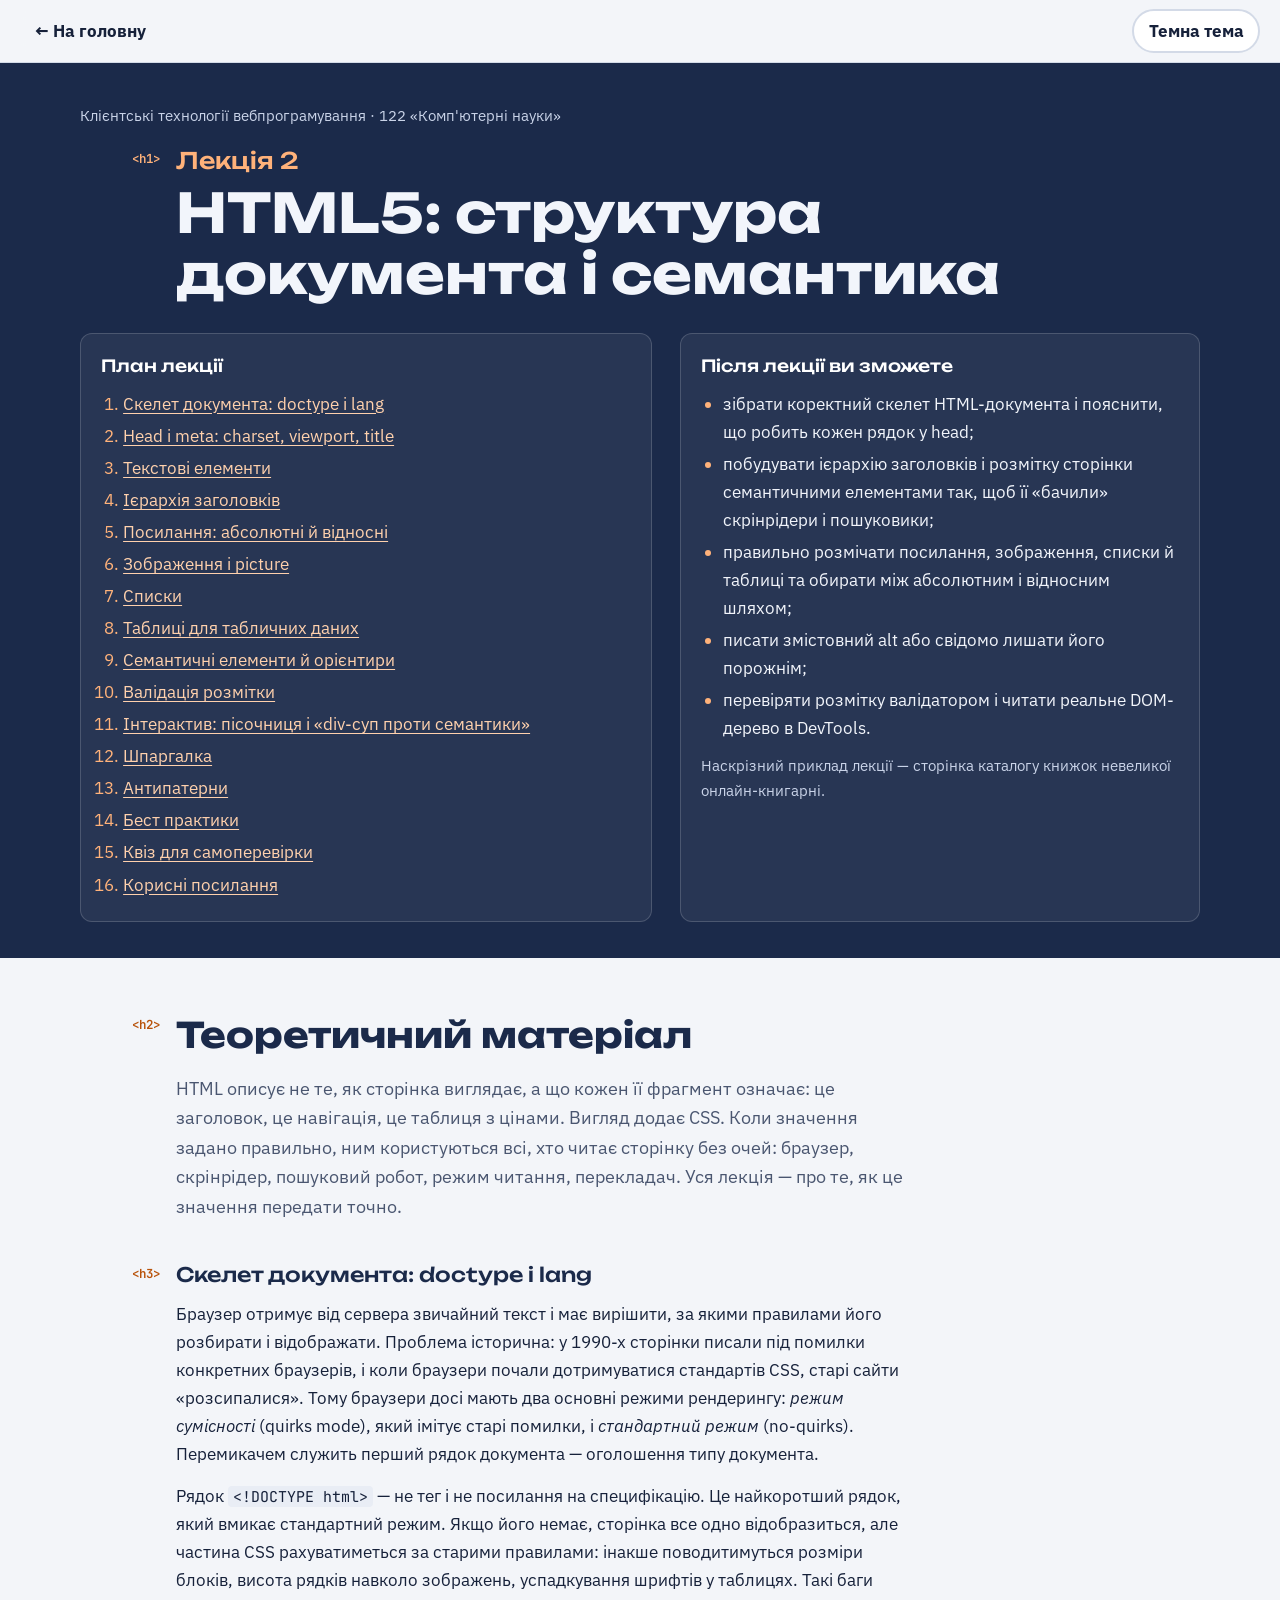
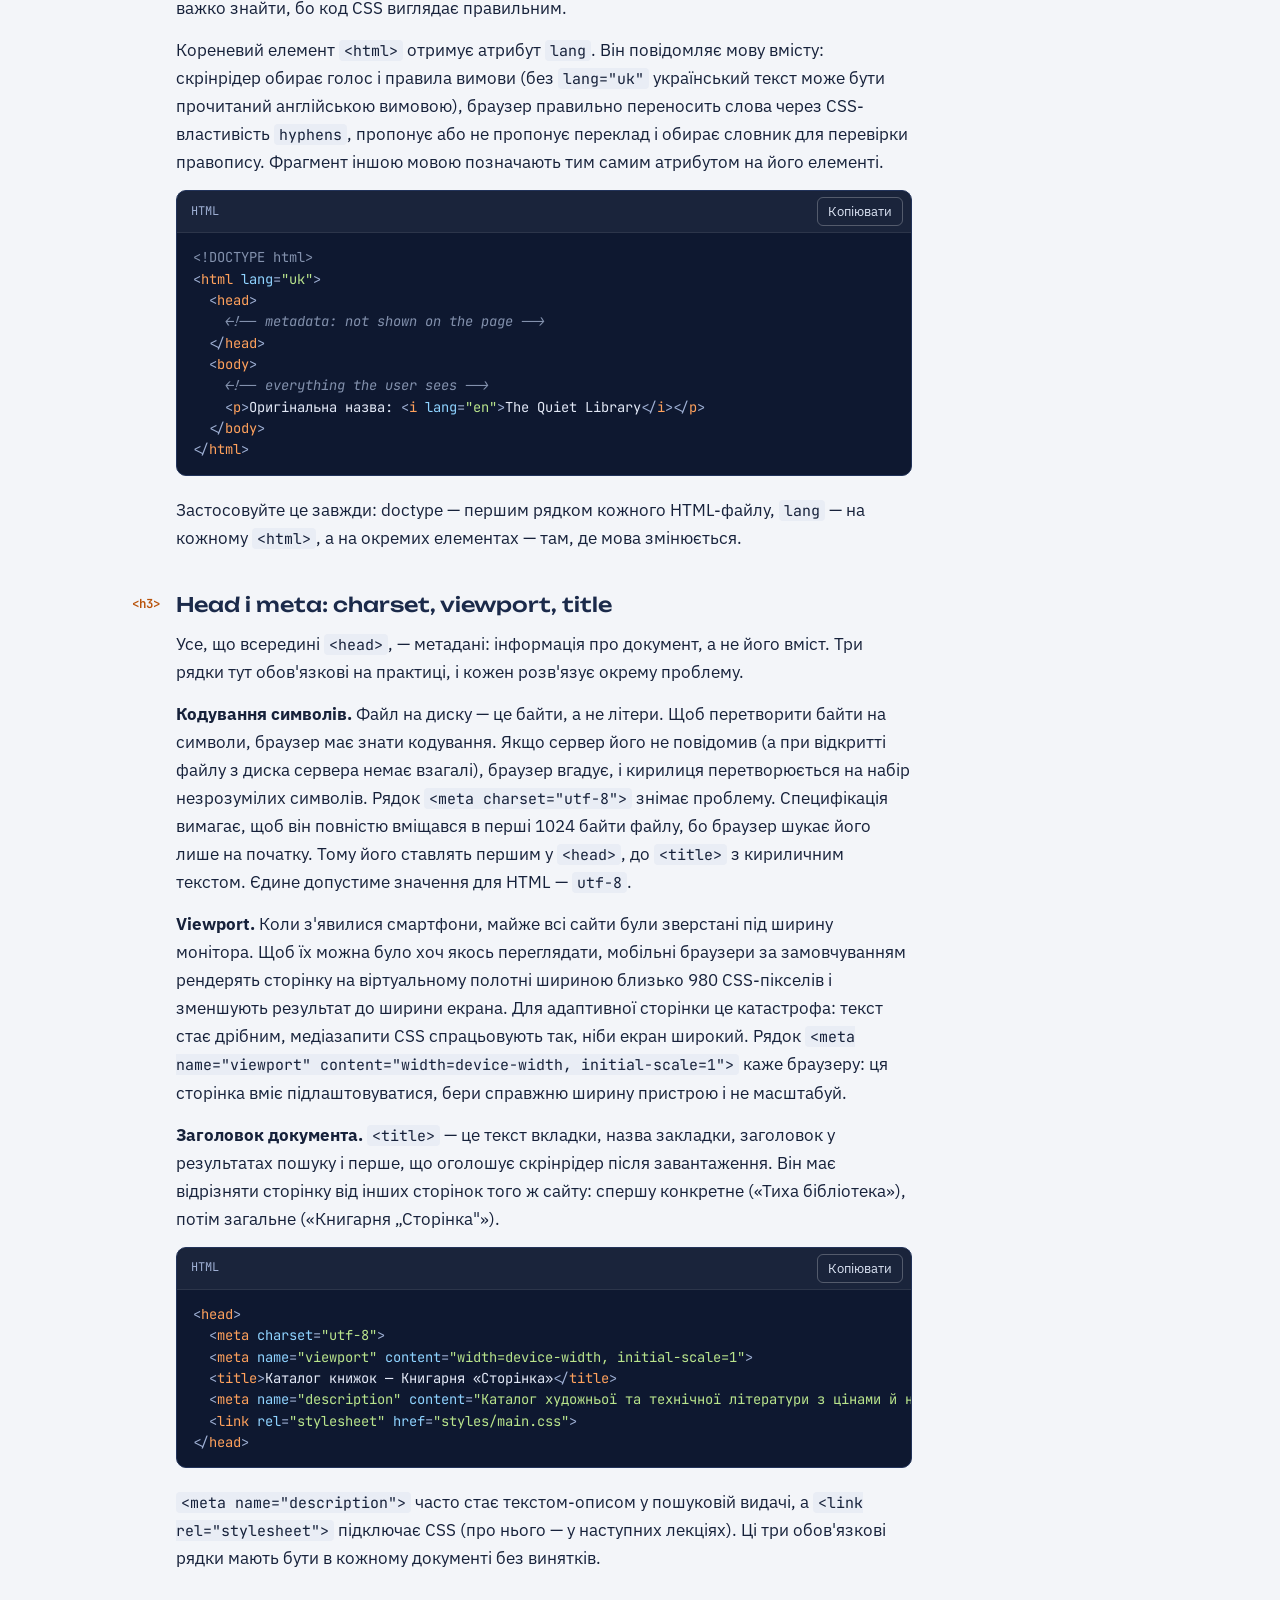
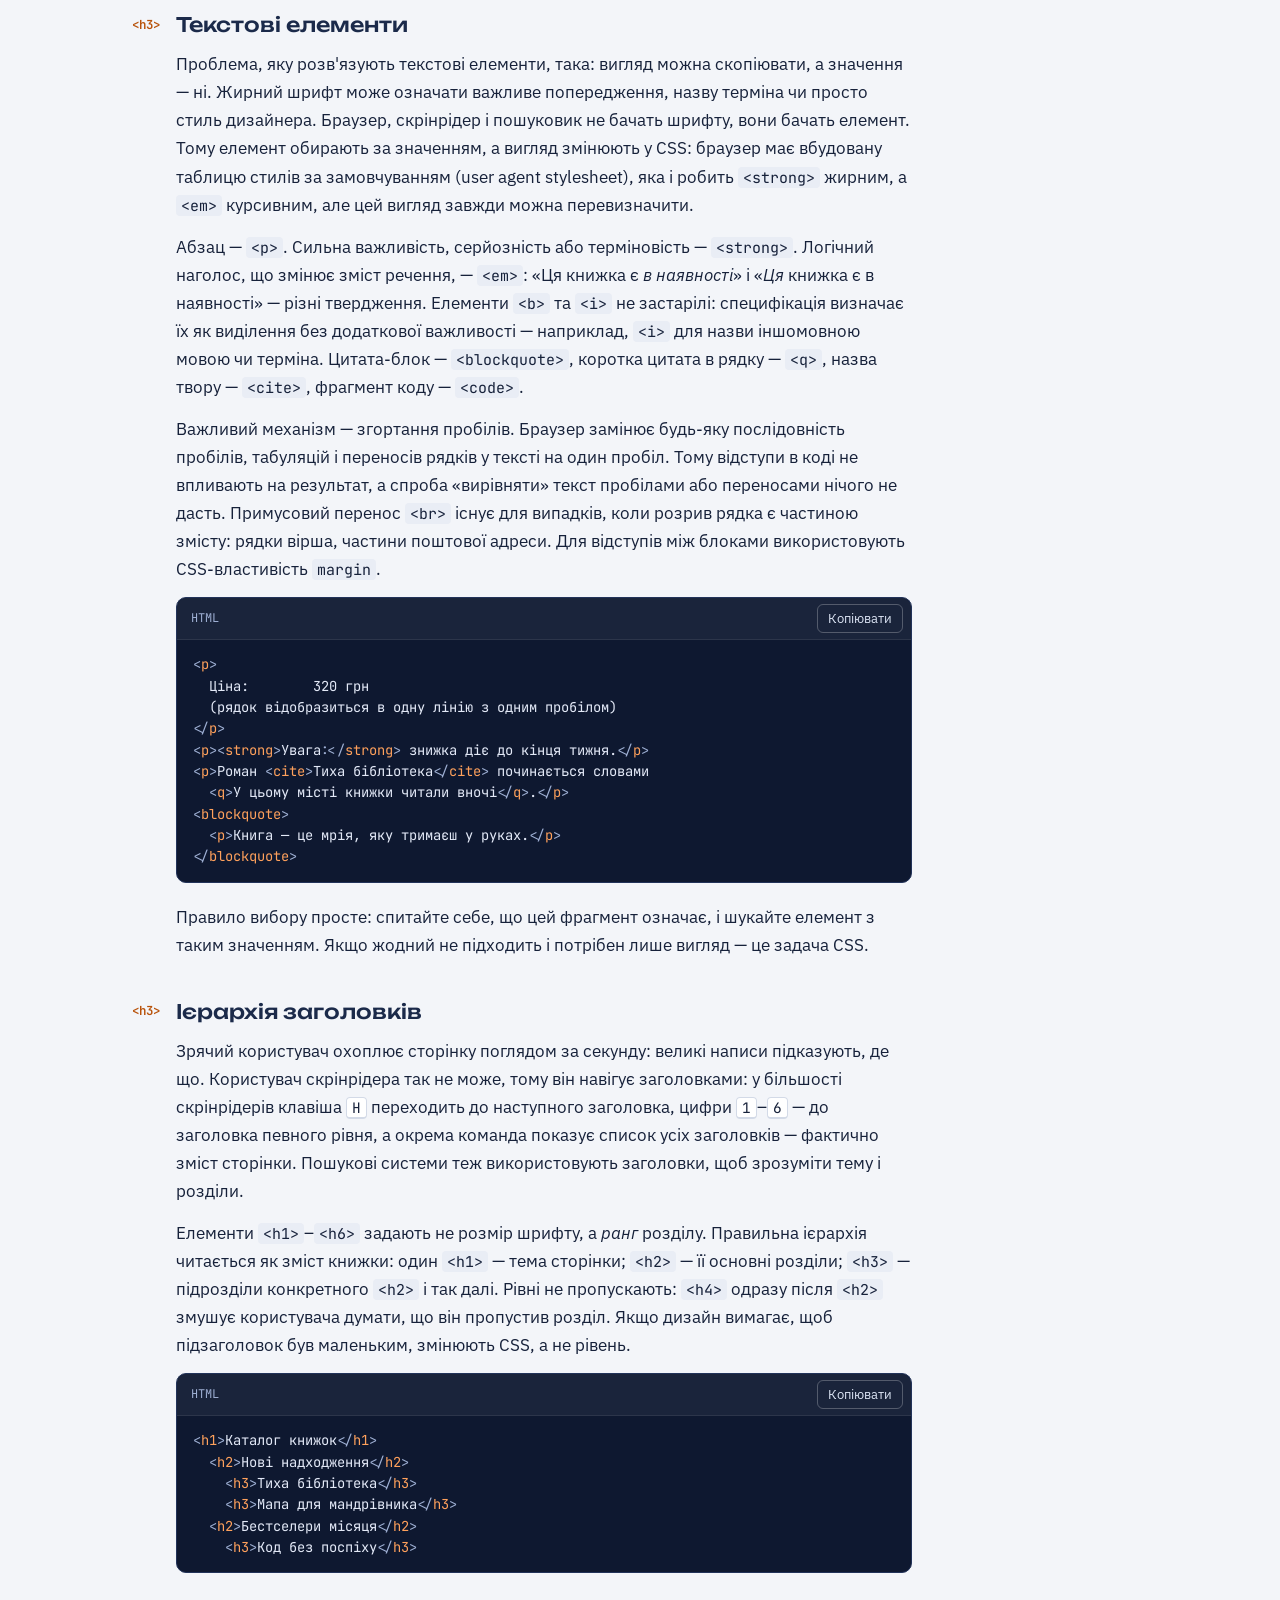
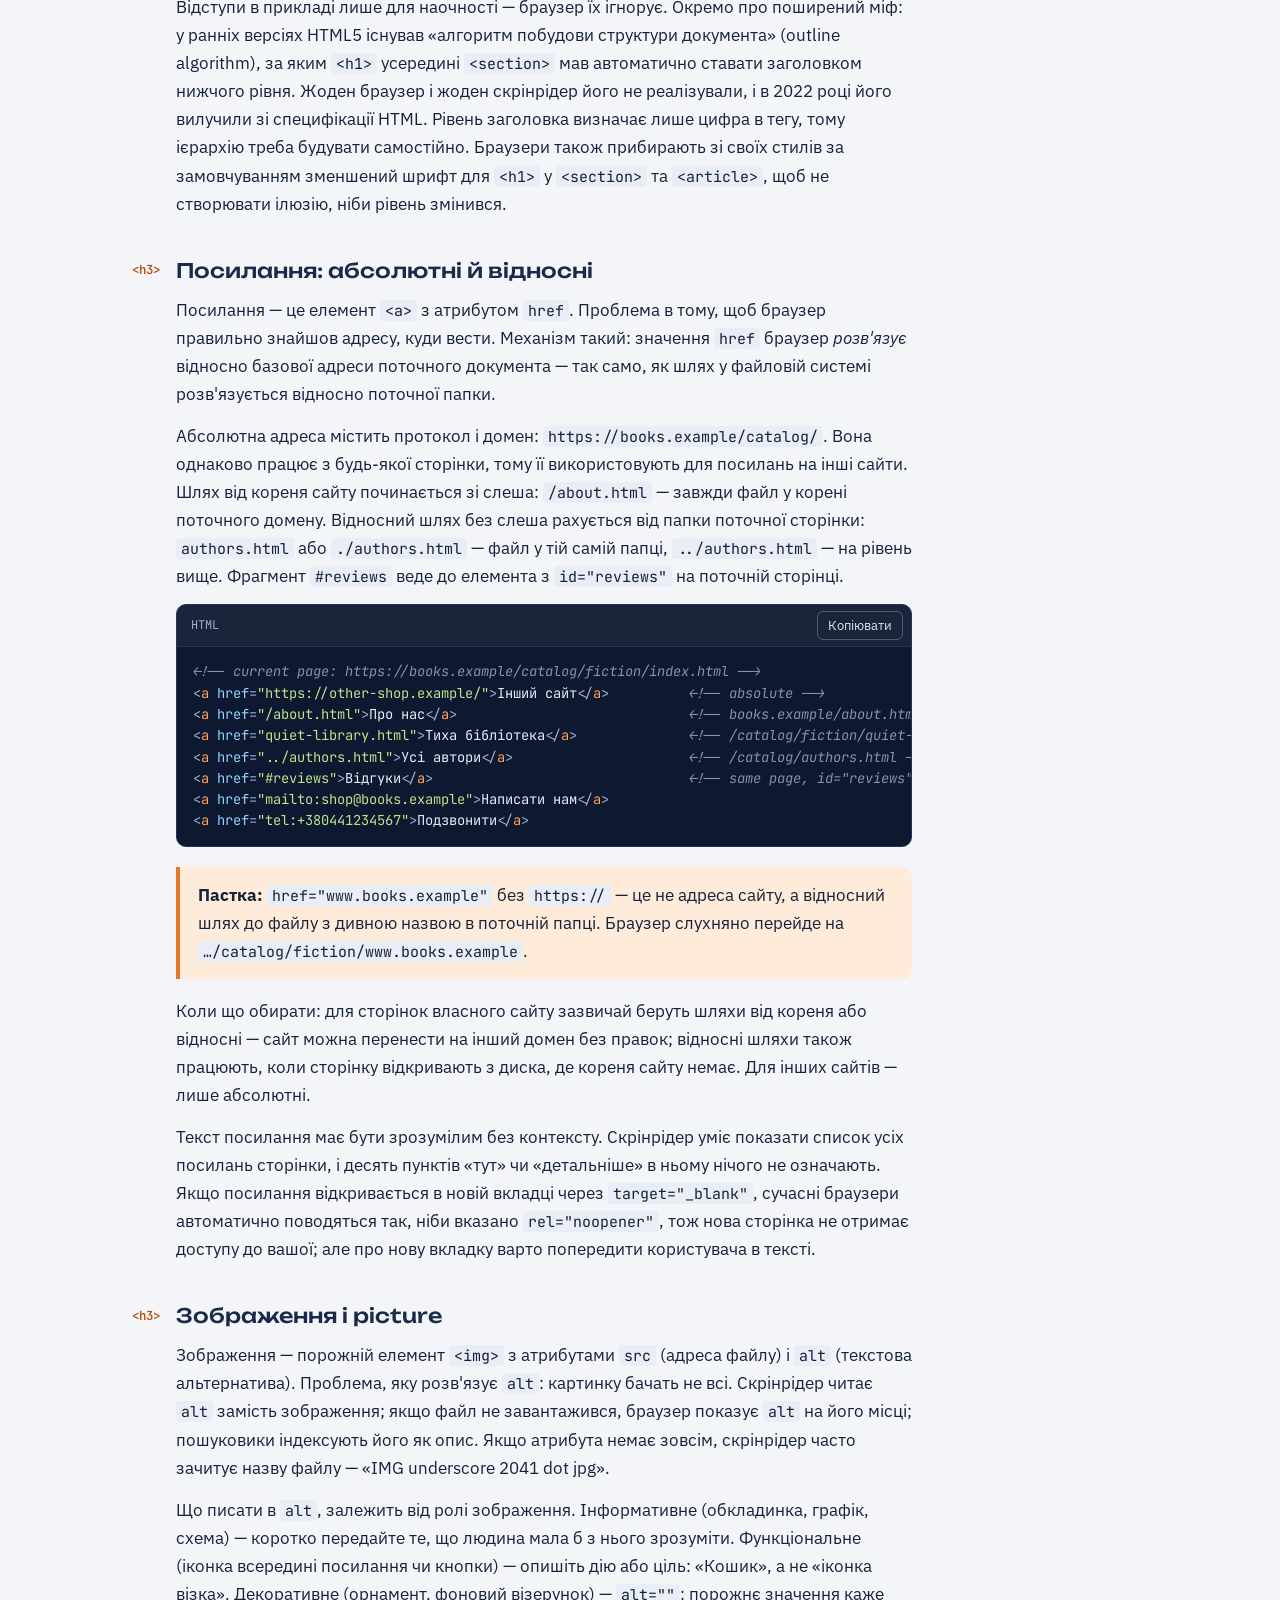
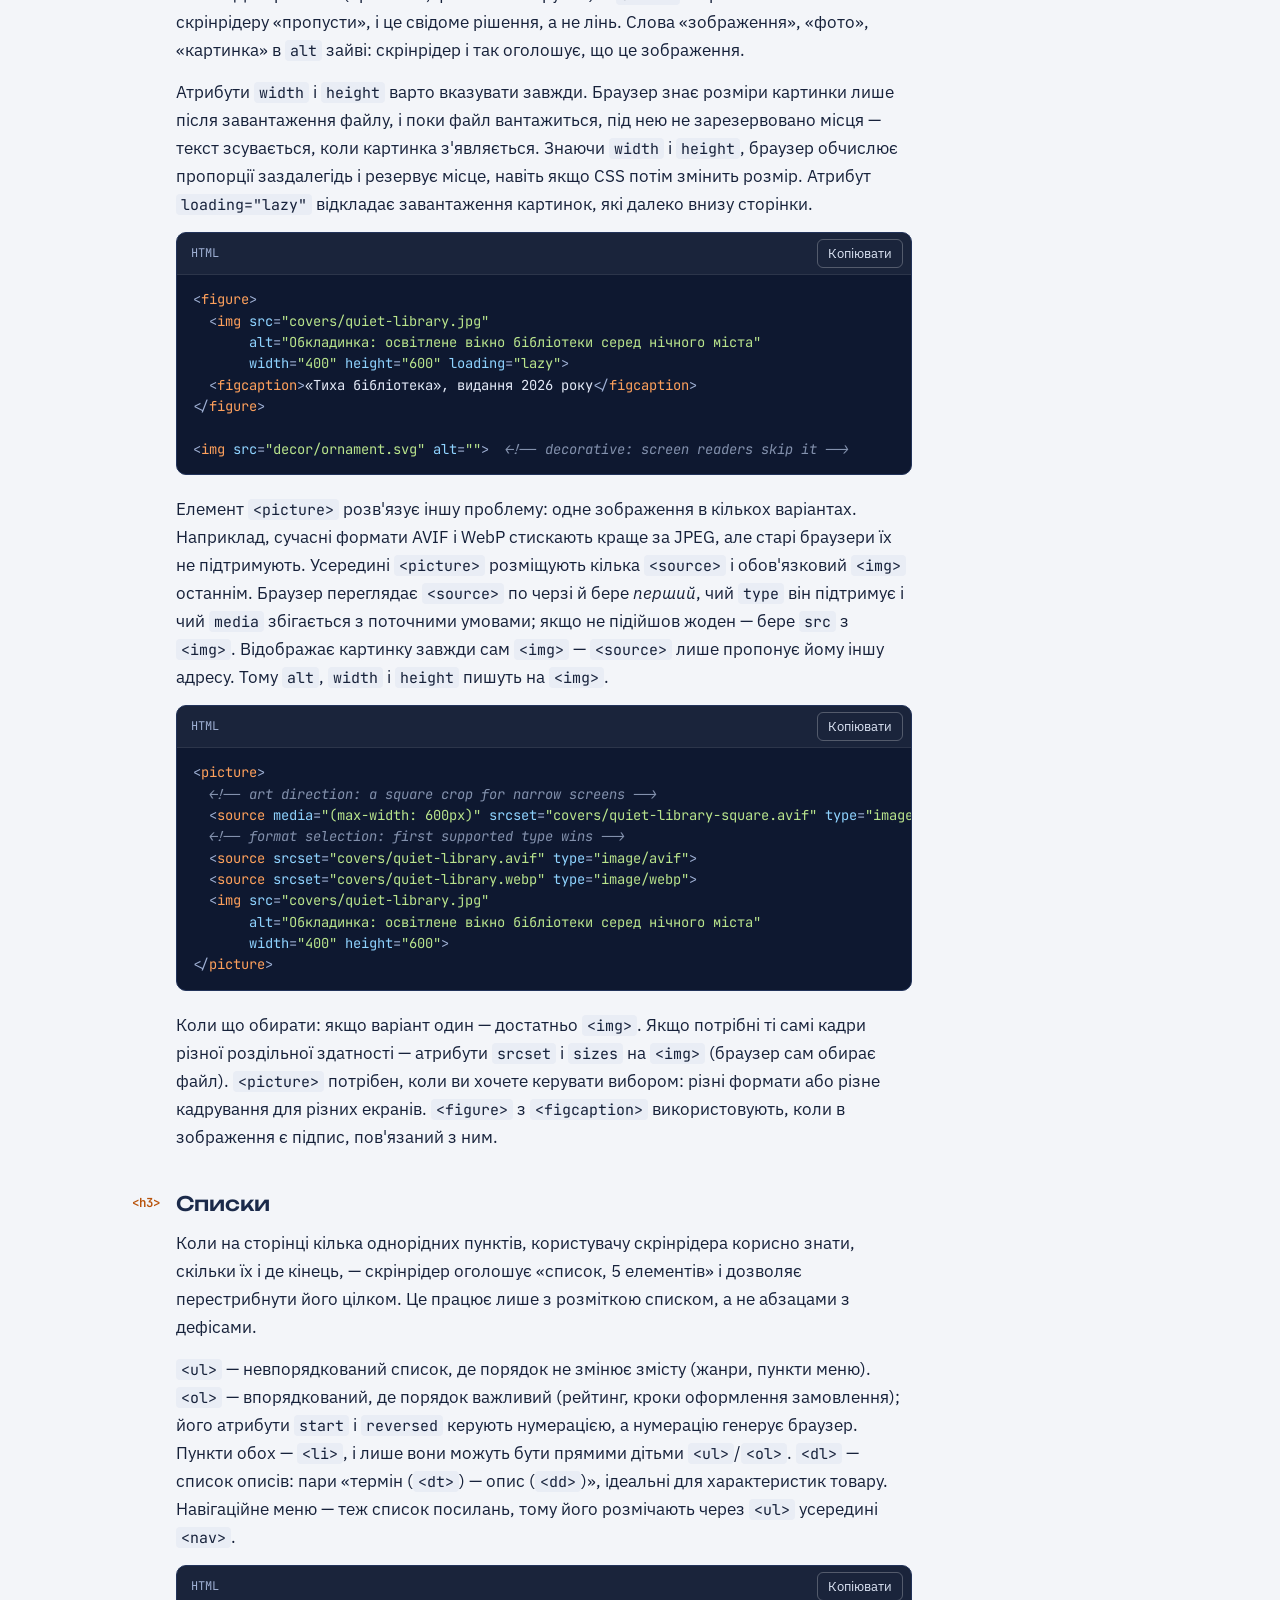
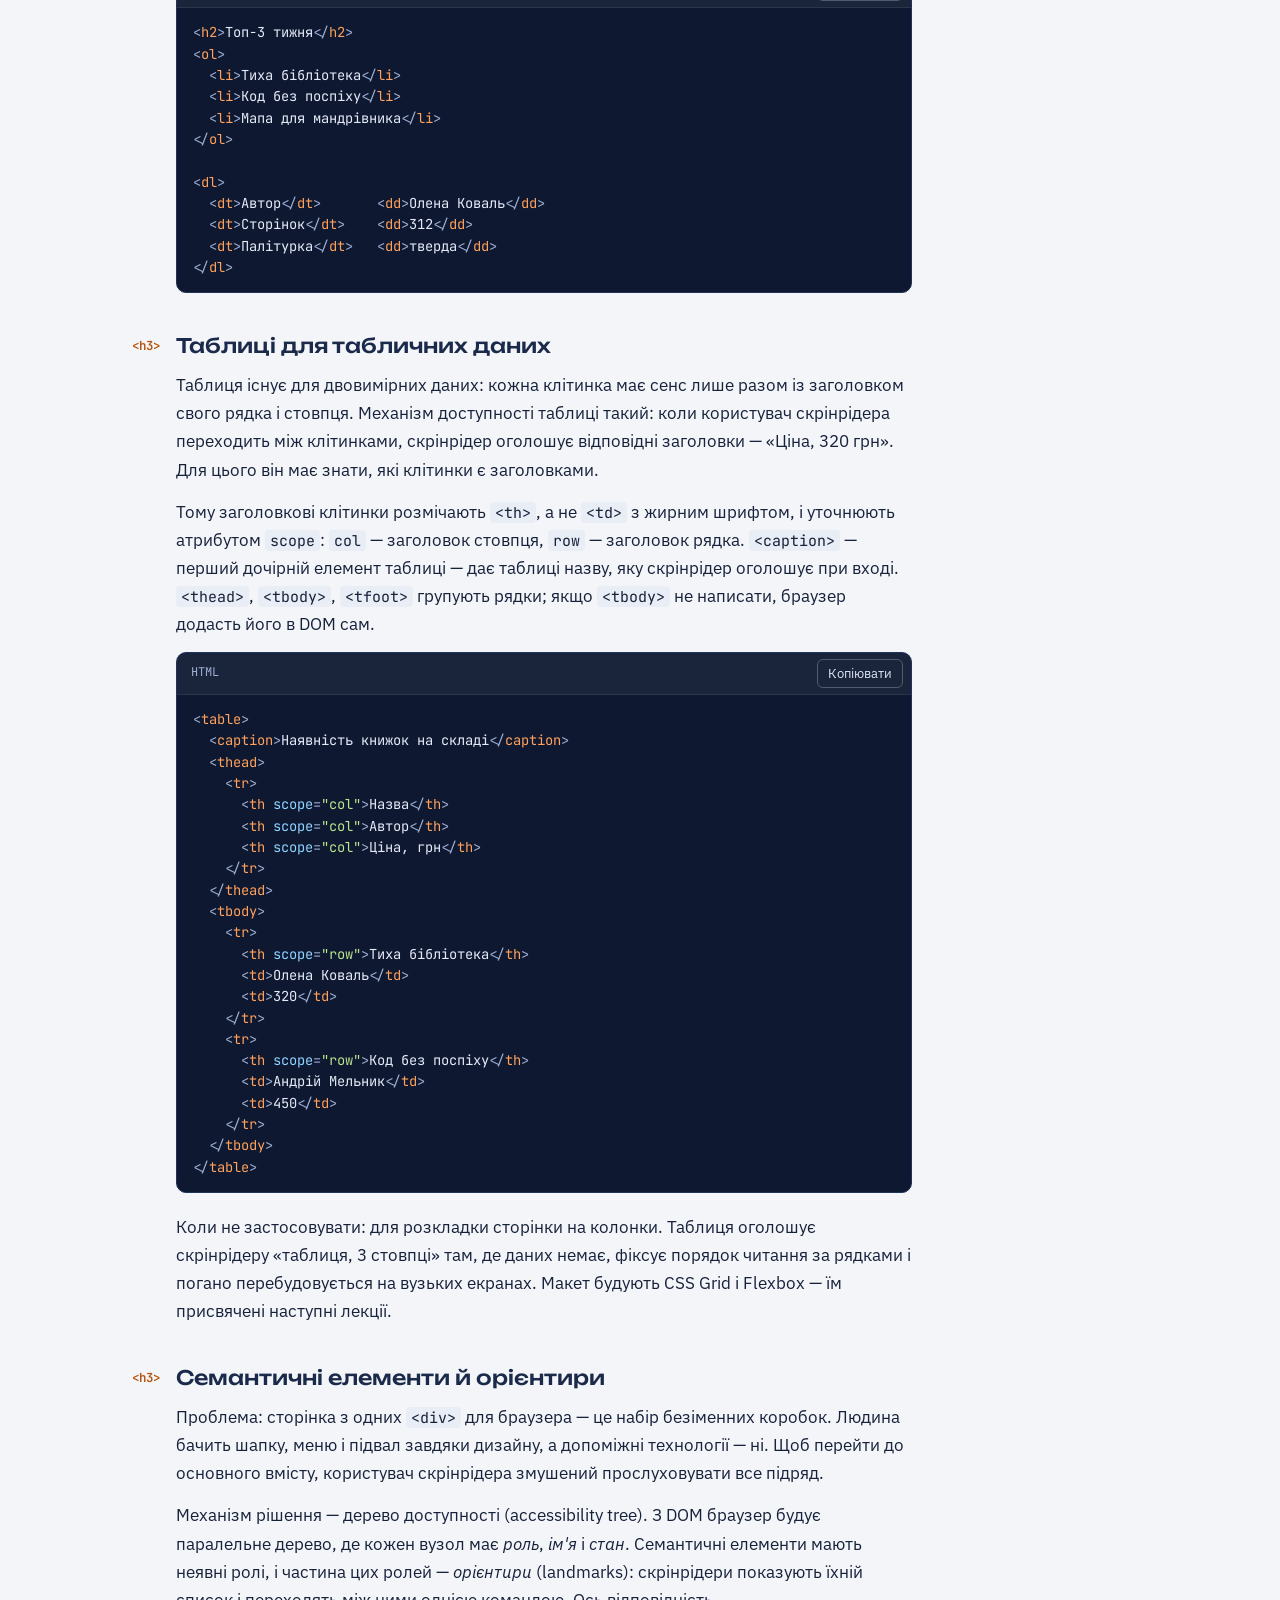
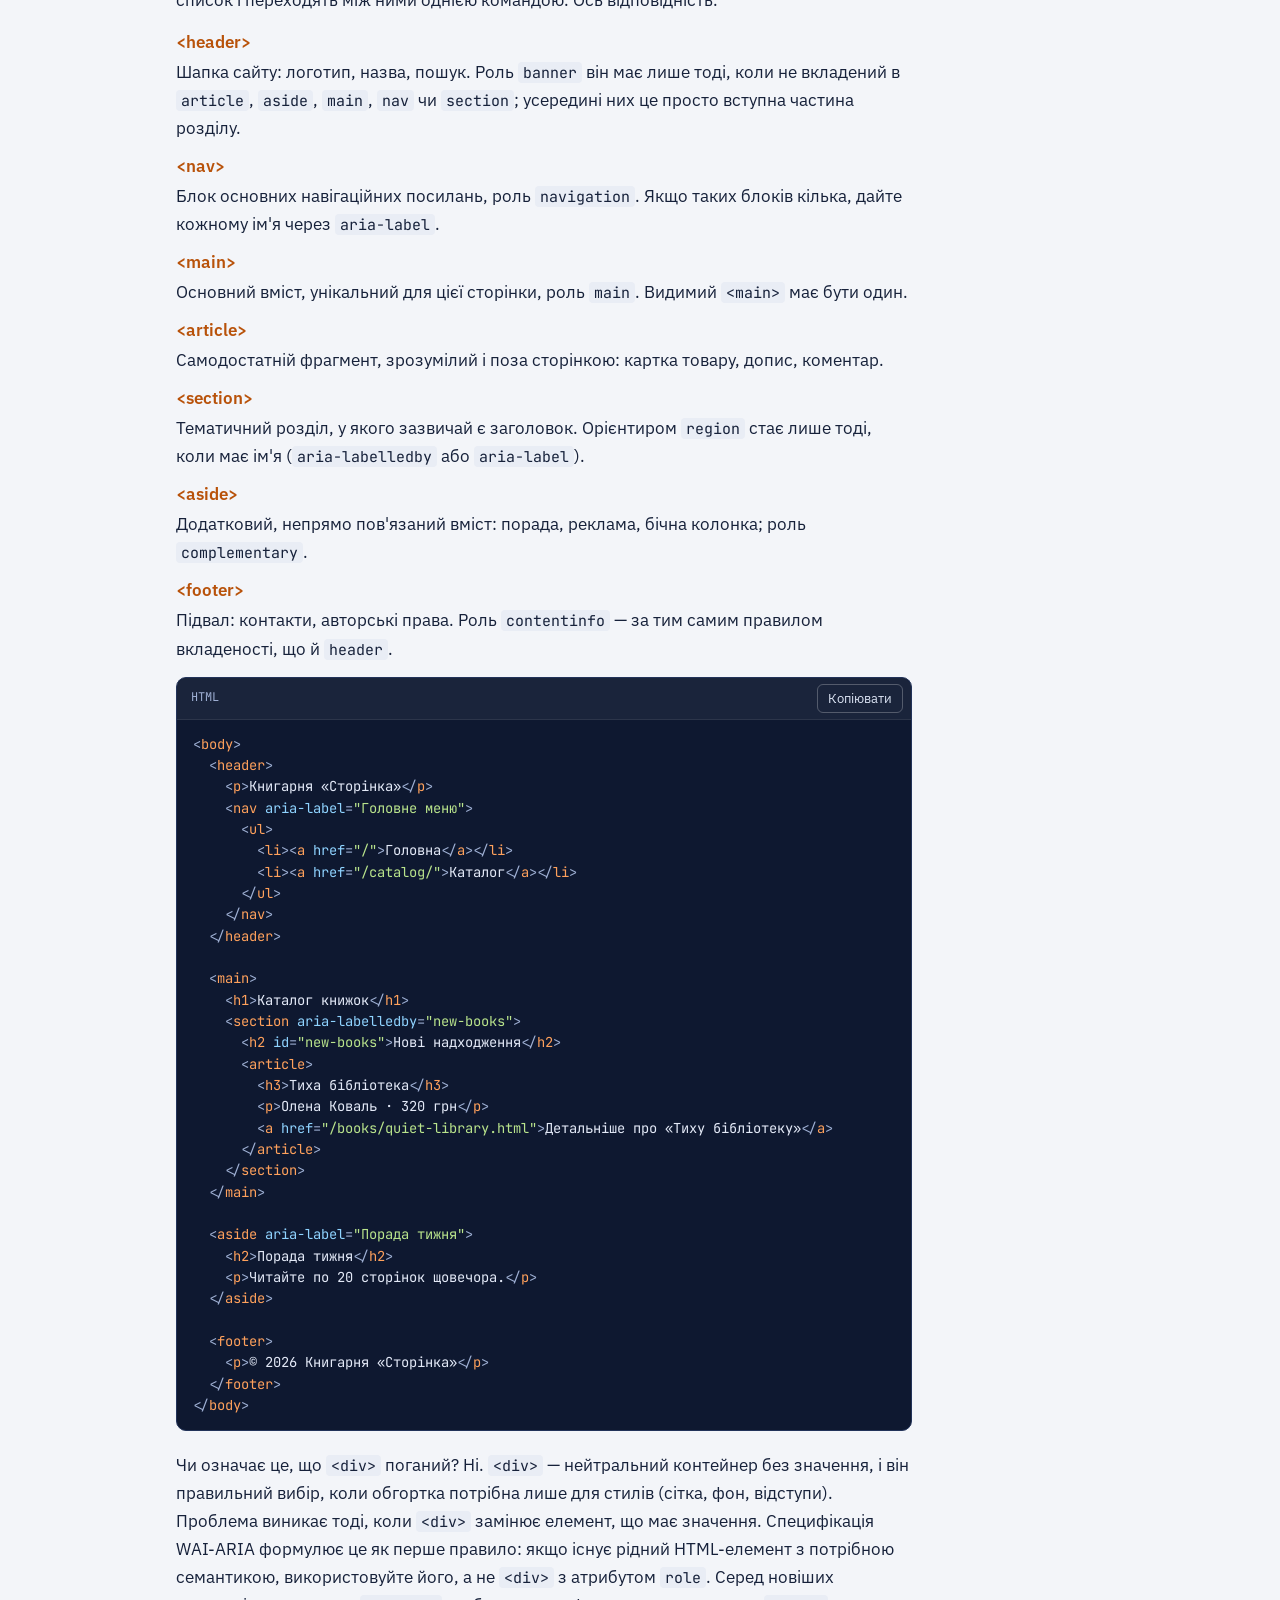
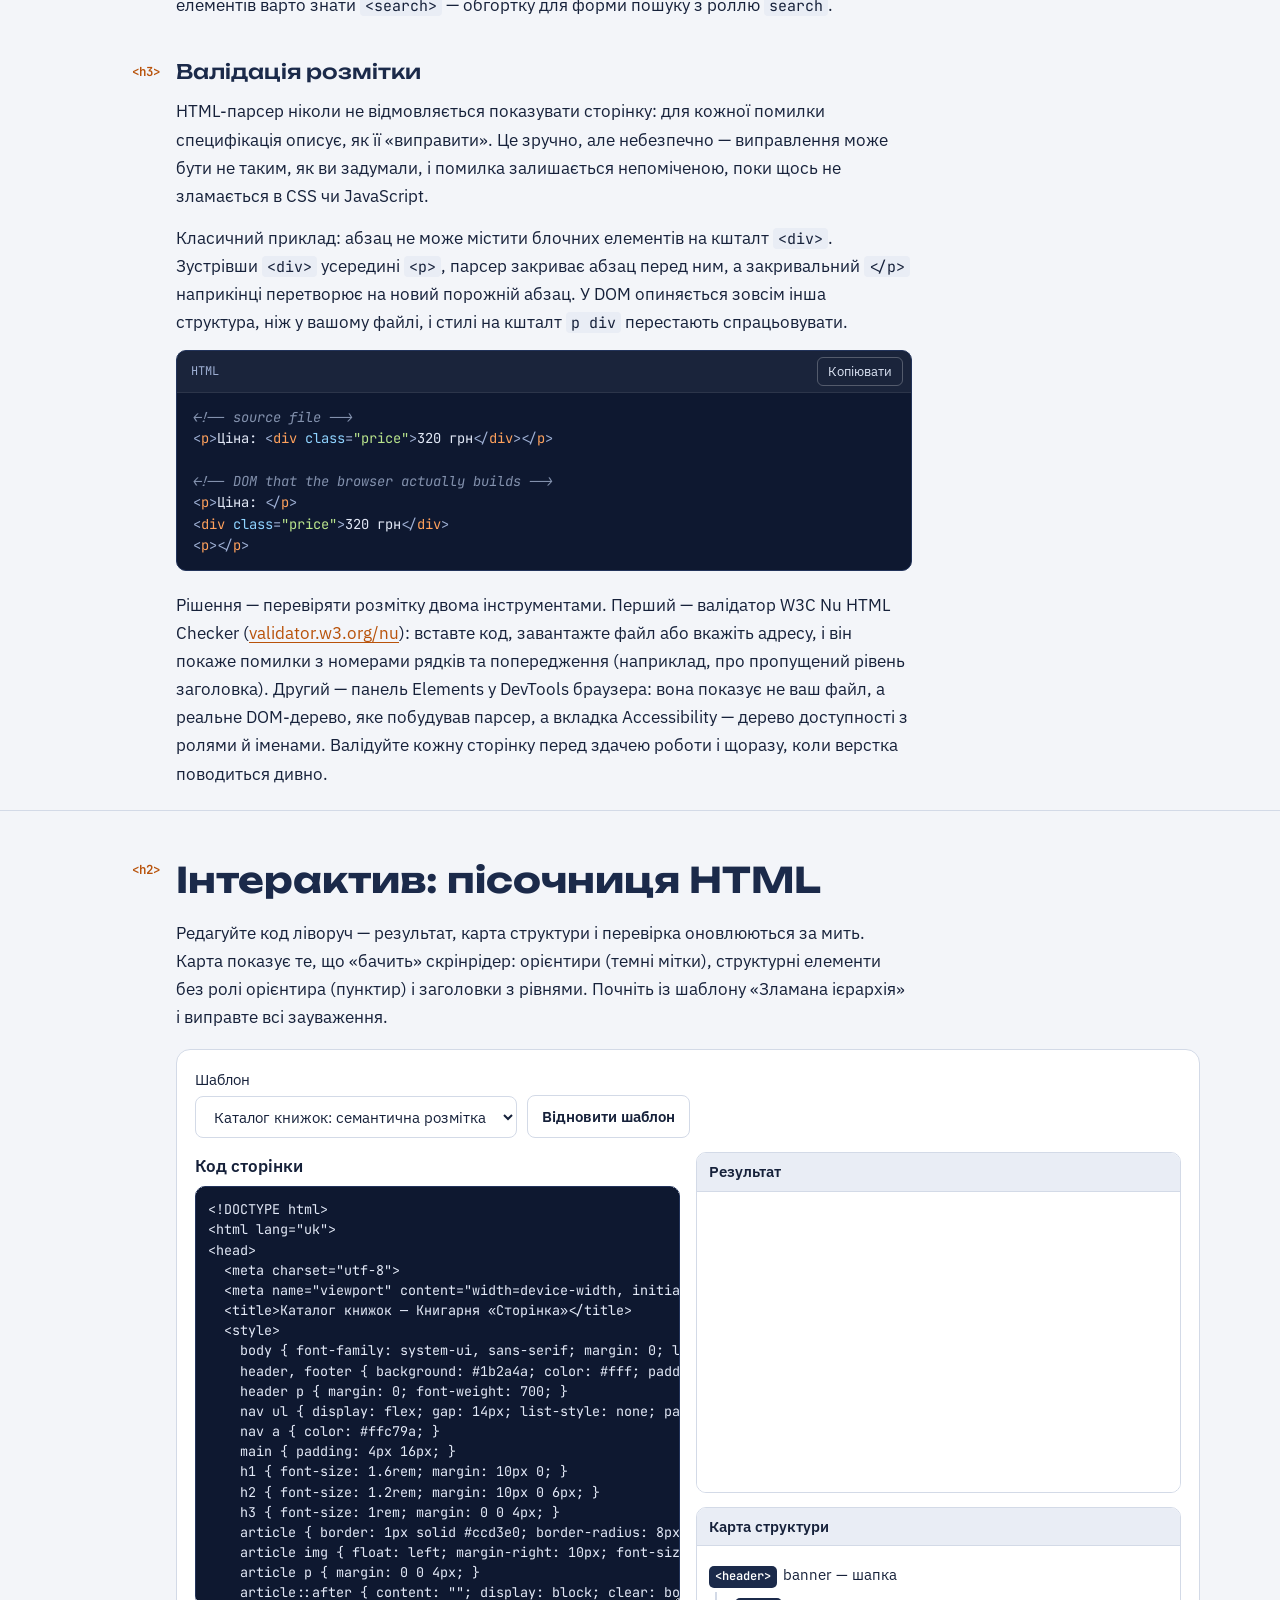
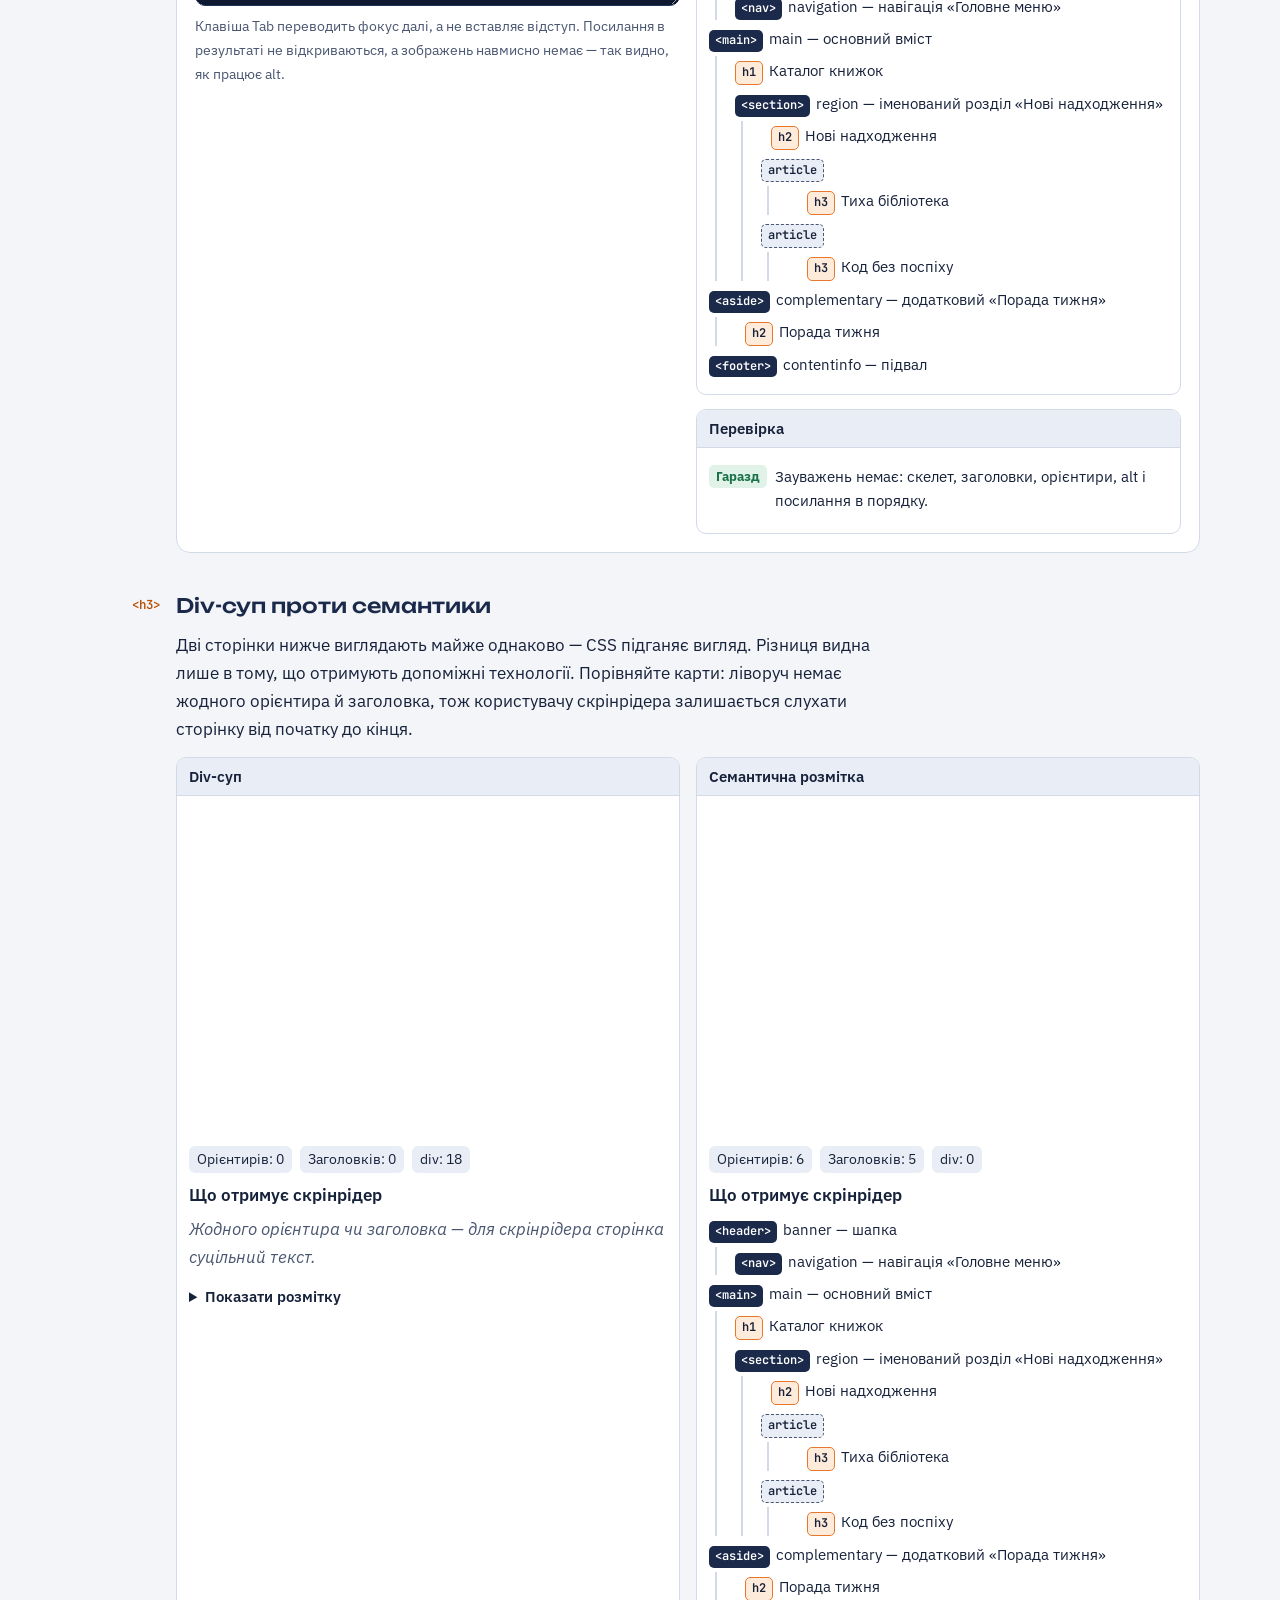
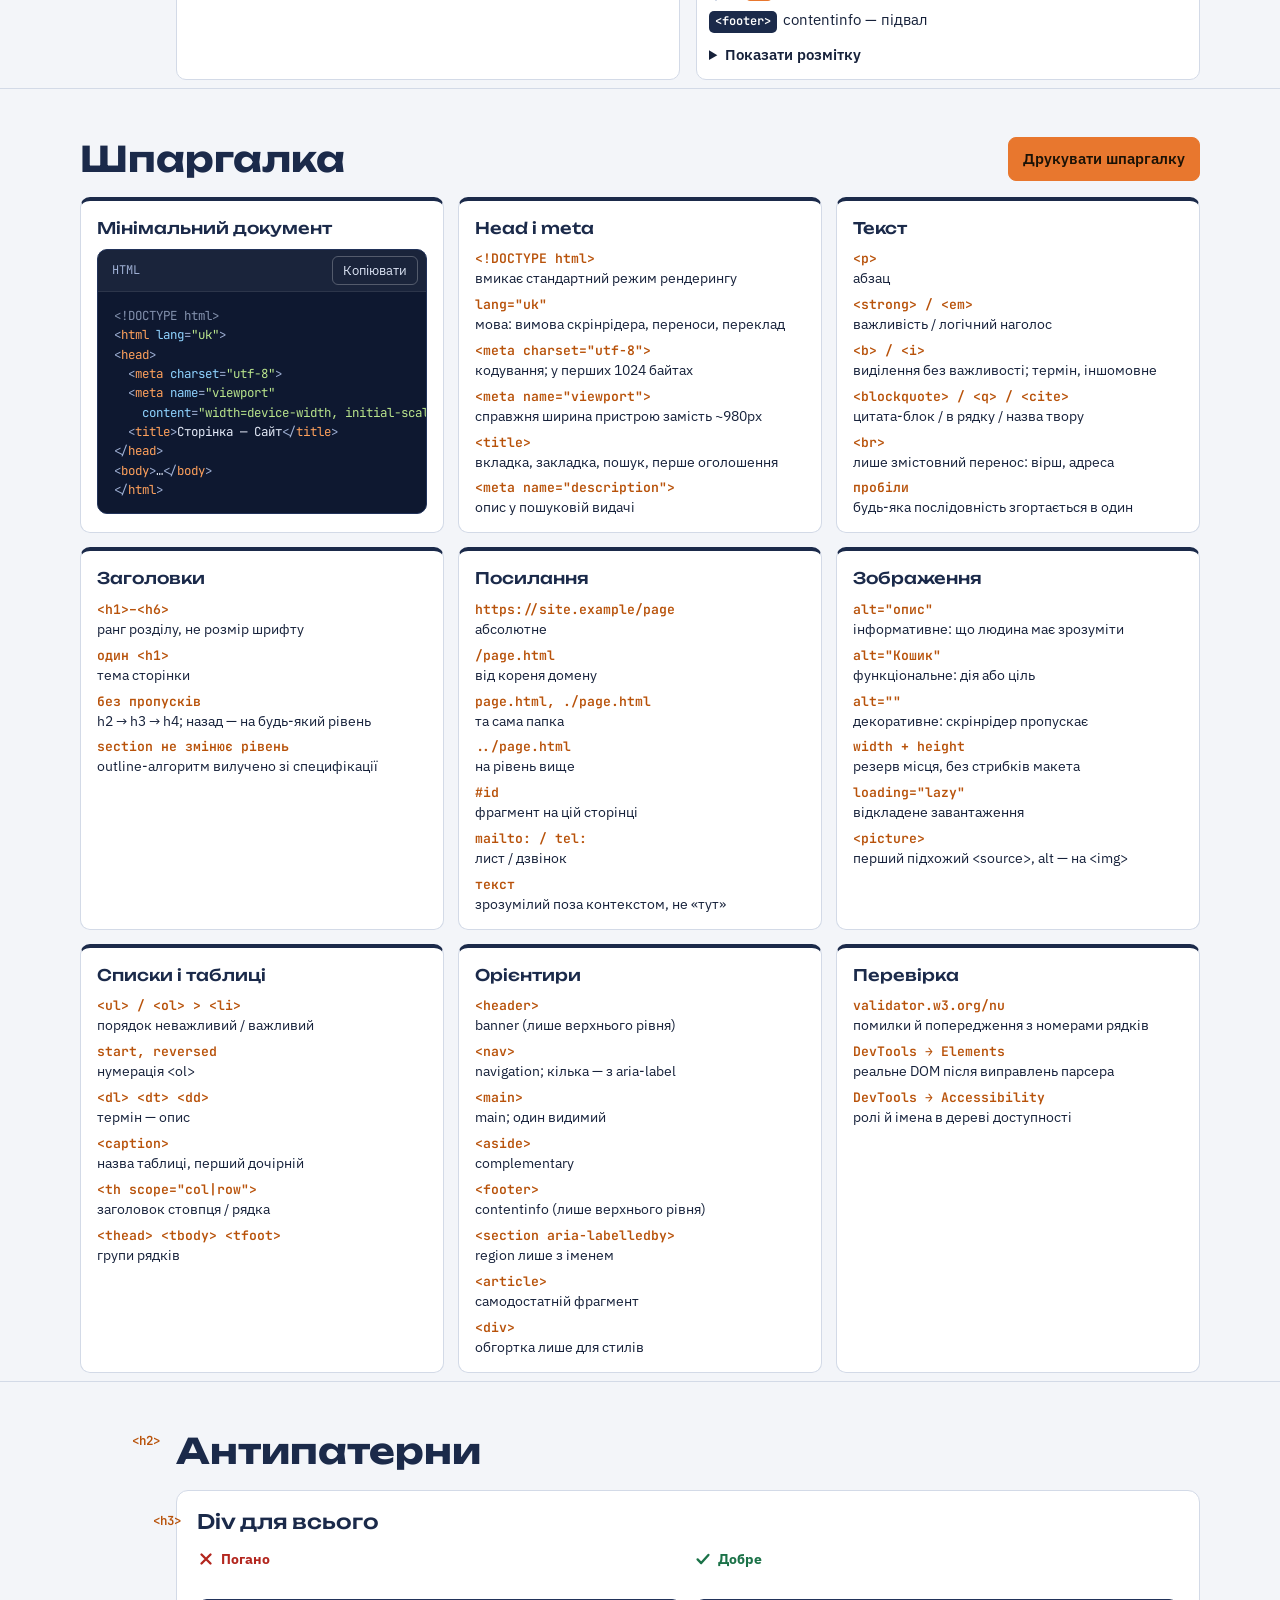
<file: topic-02/lecture-02-html5-structure-semantics.html>
<!DOCTYPE html>
<html lang="uk">
<head>
<meta charset="utf-8">
<meta name="viewport" content="width=device-width, initial-scale=1, viewport-fit=cover">
<script>
try {
  var savedTheme = localStorage.getItem("ctw-theme");
  if (savedTheme === "dark" || savedTheme === "light") document.documentElement.setAttribute("data-theme", savedTheme);
} catch (error) {}
</script>
<title>Лекція 2. HTML5: структура документа і семантика</title>
<meta name="description" content="Лекція дисципліни «Клієнтські технології вебпрограмування»: doctype, head і meta, текстові елементи, заголовки, посилання, зображення, списки, таблиці, семантичні елементи, валідація.">
<link rel="preconnect" href="https://fonts.googleapis.com">
<link rel="preconnect" href="https://fonts.gstatic.com" crossorigin>
<link href="https://fonts.googleapis.com/css2?family=IBM+Plex+Sans:ital,wght@0,400;0,600;1,400&family=JetBrains+Mono:wght@400;600&family=Unbounded:wght@500;700&display=swap" rel="stylesheet">
<style>
:root {
  --bg: #F3F5F9;
  --surface: #FFFFFF;
  --surface-2: #E9EDF5;
  --ink: #16213A;
  --muted: #4A5670;
  --navy: #1B2A4A;
  --accent: #B8520A;
  --accent-strong: #E8772E;
  --accent-soft: #FFEBDA;
  --line: #D3DAE7;
  --good: #1B7248;
  --good-soft: #E1F3E9;
  --bad: #B3261E;
  --bad-soft: #FBE6E4;
  --focus: #E8772E;
  --code-bg: #0E1830;
  --code-ink: #E3E9F7;
  --code-tag: #FFA15C;
  --code-attr: #8FD3FF;
  --code-val: #B9E48C;
  --code-comment: #8391AD;
  --code-punct: #9FB0D4;
  --font-body: "IBM Plex Sans", "Segoe UI", Roboto, "Helvetica Neue", Arial, sans-serif;
  --font-display: "Unbounded", "IBM Plex Sans", "Segoe UI", Arial, sans-serif;
  --font-mono: "JetBrains Mono", "Cascadia Code", Consolas, "Liberation Mono", monospace;
  --gutter: 0px;
  color-scheme: light;
  box-sizing: border-box;
  padding-top: env(safe-area-inset-top, 0px);
  padding-bottom: env(safe-area-inset-bottom, 0px);
}
@media (prefers-color-scheme: dark) {
  :root:not([data-theme="light"]) {
    --bg: #0D1526;
    --surface: #15213A;
    --surface-2: #1C2B49;
    --ink: #E6EBF5;
    --muted: #A9B4CA;
    --navy: #A9C1F0;
    --accent: #FF9E57;
    --accent-strong: #FF9E57;
    --accent-soft: #3A2616;
    --line: #2B3B5C;
    --good: #6AD39B;
    --good-soft: #13301F;
    --bad: #FF8F85;
    --bad-soft: #3A1A18;
    --focus: #FF9E57;
    --code-bg: #0A1122;
    color-scheme: dark;
  }
}
:root[data-theme="dark"] {
  --bg: #0D1526;
  --surface: #15213A;
  --surface-2: #1C2B49;
  --ink: #E6EBF5;
  --muted: #A9B4CA;
  --navy: #A9C1F0;
  --accent: #FF9E57;
  --accent-strong: #FF9E57;
  --accent-soft: #3A2616;
  --line: #2B3B5C;
  --good: #6AD39B;
  --good-soft: #13301F;
  --bad: #FF8F85;
  --bad-soft: #3A1A18;
  --focus: #FF9E57;
  --code-bg: #0A1122;
  color-scheme: dark;
}
html { scroll-padding-top: env(safe-area-inset-top, 0px); scroll-behavior: smooth; }
@media (prefers-reduced-motion: reduce) { html { scroll-behavior: auto; } * { transition: none !important; animation: none !important; } }
*, *::before, *::after { box-sizing: inherit; }
body {
  margin: 0;
  background: var(--bg);
  color: var(--ink);
  font-family: var(--font-body);
  font-size: 1.0625rem;
  line-height: 1.65;
  -webkit-text-size-adjust: 100%;
}
img, svg, iframe { max-width: 100%; }
a { color: var(--accent); text-underline-offset: 0.18em; }
a:hover { text-decoration-thickness: 2px; }
:focus-visible { outline: 3px solid var(--focus); outline-offset: 2px; border-radius: 4px; }
.skip-link { position: absolute; left: 12px; top: -60px; background: var(--navy); color: var(--surface); padding: 8px 14px; border-radius: 6px; z-index: 10; }
.skip-link:focus { top: 12px; }
.visually-hidden { position: absolute !important; width: 1px; height: 1px; overflow: hidden; clip: rect(0 0 0 0); white-space: nowrap; }

/* ---------- layout ---------- */
.wrap { width: min(1120px, 100% - 32px); margin-inline: auto; }
.prose { max-width: 46rem; }
@media (min-width: 1000px) {
  :root { --gutter: 96px; }
  .doc { padding-left: var(--gutter); }
}

.ap-list > *, .ap-pair > *, .demo-grid > *, .compare-grid > *, .cs-grid > *, .hero-grid > * { min-width: 0; }

/* ---------- page tag markers: the page shows its own markup ---------- */
.tagged { position: relative; }
.tagged::before {
  content: attr(data-tag);
  content: attr(data-tag) / "";
  display: block;
  font-family: var(--font-mono);
  font-size: 0.78rem;
  font-weight: 600;
  letter-spacing: 0;
  color: var(--accent);
  margin-bottom: 4px;
}
@media (min-width: 1000px) {
  .tagged::before {
    position: absolute;
    left: calc(-1 * var(--gutter));
    top: 0.35em;
    width: calc(var(--gutter) - 16px);
    text-align: right;
    margin: 0;
  }
}

/* ---------- hero ---------- */
.site-header { background: var(--navy); color: #F2F5FB; padding: 40px 0 36px; }
@media (prefers-color-scheme: dark) { :root:not([data-theme="light"]) .site-header { background: #111D35; } }
:root[data-theme="dark"] .site-header { background: #111D35; }
.site-header .course { margin: 0 0 20px; font-size: 0.95rem; color: #C9D3E8; }
.site-header h1 {
  font-family: var(--font-display);
  font-weight: 700;
  font-size: clamp(1.9rem, 1.2rem + 3.2vw, 3.4rem);
  line-height: 1.12;
  margin: 0 0 12px;
  max-width: 20ch;
}
.site-header h1 .lecture-no { display: block; font-size: 0.42em; font-weight: 500; color: #FFB27A; margin-bottom: 10px; }
.site-header .tagged::before { color: #FFB27A; }
.hero-grid { display: grid; gap: 28px; margin-top: 28px; }
@media (min-width: 860px) { .hero-grid { grid-template-columns: 1.1fr 1fr; } }
.hero-card { background: rgba(255,255,255,0.06); border: 1px solid rgba(255,255,255,0.16); border-radius: 12px; padding: 18px 20px; }
.hero-card h2 { font-family: var(--font-display); font-weight: 500; font-size: 1.05rem; margin: 0 0 10px; color: #FFFFFF; }
.hero-card ol, .hero-card ul { margin: 0; padding-left: 1.3em; }
.hero-card li { margin: 4px 0; }
.hero-card a { color: #FFD1AD; }
.hero-card li::marker { color: #FFB27A; }

/* ---------- sections ---------- */
main { padding: 8px 0 48px; }
.block { padding: 48px 0 8px; border-bottom: 1px solid var(--line); }
.block:last-child { border-bottom: 0; }
.block > .wrap > h2, .block h2.section-title {
  font-family: var(--font-display);
  font-weight: 700;
  font-size: clamp(1.5rem, 1.1rem + 1.6vw, 2.2rem);
  line-height: 1.2;
  margin: 0 0 18px;
  color: var(--navy);
}
.doc h3 { font-family: var(--font-display); font-weight: 500; font-size: 1.25rem; line-height: 1.3; margin: 40px 0 12px; color: var(--navy); }
.doc h4 { font-size: 1.05rem; margin: 24px 0 8px; }
.doc p { margin: 0 0 14px; }
.lead { font-size: 1.12rem; color: var(--muted); }
.steps { margin: 6px 0 14px; }
.steps dt { font-weight: 600; color: var(--accent); margin-top: 10px; }
.steps dd { margin: 2px 0 0; }
code:not(pre code) { font-family: var(--font-mono); font-size: 0.88em; background: var(--surface-2); padding: 1px 5px; border-radius: 4px; overflow-wrap: anywhere; }
kbd { font-family: var(--font-mono); font-size: 0.85em; border: 1px solid var(--line); border-bottom-width: 2px; border-radius: 4px; padding: 0 5px; background: var(--surface); }
.callout { background: var(--accent-soft); border-left: 4px solid var(--accent-strong); border-radius: 0 10px 10px 0; padding: 14px 18px; margin: 18px 0; }
.callout p:last-child { margin-bottom: 0; }
.callout strong { color: var(--ink); }

/* ---------- code blocks ---------- */
.code { margin: 14px 0 20px; border-radius: 10px; overflow: hidden; background: var(--code-bg); border: 1px solid #22335A; }
.code-bar { display: flex; justify-content: space-between; align-items: center; gap: 8px; padding: 6px 8px 6px 14px; background: rgba(255,255,255,0.05); border-bottom: 1px solid rgba(255,255,255,0.08); }
.code-lang { font-family: var(--font-mono); font-size: 0.75rem; color: var(--code-punct); }
.copy-btn { font: inherit; font-size: 0.8rem; background: transparent; color: #DDE5F5; border: 1px solid rgba(255,255,255,0.25); border-radius: 6px; padding: 3px 10px; cursor: pointer; }
.copy-btn:hover { background: rgba(255,255,255,0.1); }
.code pre { margin: 0; padding: 14px 16px; overflow-x: auto; }
pre { font-family: var(--font-mono); font-size: 0.86rem; line-height: 1.55; color: var(--code-ink); tab-size: 2; }
pre code { font-family: inherit; }
.t-tag { color: var(--code-tag); }
.t-attr { color: var(--code-attr); }
.t-val { color: var(--code-val); }
.t-com { color: var(--code-comment); font-style: italic; }
.t-punct { color: var(--code-punct); }
.t-doctype { color: var(--code-comment); }
.t-prop { color: var(--code-attr); }
.t-sel { color: var(--code-tag); }

/* ---------- demo ---------- */
.demo-shell { background: var(--surface); border: 1px solid var(--line); border-radius: 14px; padding: 18px; margin: 18px 0 30px; }
.demo-controls { display: flex; flex-wrap: wrap; gap: 10px; align-items: end; margin-bottom: 14px; }
.field { display: flex; flex-direction: column; gap: 4px; font-size: 0.92rem; }
select, .btn {
  font: inherit; font-size: 0.95rem; border-radius: 8px; padding: 8px 14px; min-height: 42px;
  border: 1px solid var(--line); background: var(--surface); color: var(--ink);
}
.btn { cursor: pointer; font-weight: 600; }
.btn-primary { background: var(--navy); color: var(--surface); border-color: var(--navy); }
.btn-accent { background: var(--accent-strong); color: #1B1206; border-color: var(--accent-strong); }
.btn:disabled { opacity: 0.5; cursor: not-allowed; }
.demo-grid { display: grid; gap: 16px; }
@media (min-width: 980px) { .demo-grid { grid-template-columns: 1fr 1fr; } }
.editor-label { display: block; font-weight: 600; margin-bottom: 6px; }
textarea.editor {
  width: 100%; min-height: 420px; resize: vertical;
  font-family: var(--font-mono); font-size: 0.84rem; line-height: 1.5;
  background: var(--code-bg); color: var(--code-ink); border: 1px solid #22335A; border-radius: 10px; padding: 12px;
  tab-size: 2; white-space: pre; overflow: auto;
}
.pane { border: 1px solid var(--line); border-radius: 10px; overflow: hidden; background: var(--surface); }
.doc .pane-title, .pane-title { margin: 0; font-family: var(--font-body); line-height: 1.4; color: var(--ink); font-size: 0.95rem; font-weight: 600; padding: 8px 12px; background: var(--surface-2); border-bottom: 1px solid var(--line); }
.pane iframe { display: block; width: 100%; height: 300px; border: 0; background: #FFFFFF; }
.pane-body { padding: 10px 12px 12px; overflow-x: auto; }
.outline, .outline ul { list-style: none; margin: 0; padding: 0; }
.outline ul { padding-left: 18px; border-left: 2px solid var(--line); margin-left: 6px; }
.outline li { margin: 4px 0; }
.node { display: inline-flex; flex-wrap: wrap; gap: 6px; align-items: baseline; font-size: 0.92rem; }
.badge { font-family: var(--font-mono); font-size: 0.75rem; font-weight: 600; border-radius: 5px; padding: 1px 6px; white-space: nowrap; }
.badge-landmark { background: var(--navy); color: var(--surface); }
.badge-struct { background: var(--surface-2); color: var(--ink); border: 1px dashed var(--muted); }
.badge-heading { background: var(--accent-soft); color: var(--ink); border: 1px solid var(--accent-strong); }
.node-skip { color: var(--bad); font-weight: 600; }
.empty-note { color: var(--muted); font-style: italic; margin: 4px 0; }
.issues { list-style: none; margin: 0; padding: 0; }
.issues li { display: grid; grid-template-columns: auto 1fr; gap: 8px; padding: 7px 0; border-bottom: 1px dashed var(--line); font-size: 0.92rem; }
.issues li:last-child { border-bottom: 0; }
.sev { font-weight: 700; font-size: 0.8rem; border-radius: 5px; padding: 1px 7px; height: fit-content; white-space: nowrap; }
.sev-error { background: var(--bad-soft); color: var(--bad); }
.sev-warn { background: var(--accent-soft); color: var(--accent); }
.sev-ok { background: var(--good-soft); color: var(--good); }
.hint { font-size: 0.9rem; color: var(--muted); margin: 8px 0 0; }
.compare-grid { display: grid; gap: 16px; }
@media (min-width: 900px) { .compare-grid { grid-template-columns: 1fr 1fr; } }
.stats { display: flex; flex-wrap: wrap; gap: 8px; margin: 0 0 8px; padding: 0; list-style: none; font-size: 0.88rem; }
.stats li { background: var(--surface-2); border-radius: 6px; padding: 2px 8px; }
details.src { margin-top: 10px; }
details.src summary { cursor: pointer; font-weight: 600; font-size: 0.92rem; }

/* ---------- cheatsheet ---------- */
.cs-head { display: flex; flex-wrap: wrap; align-items: center; justify-content: space-between; gap: 12px; margin-bottom: 16px; }
.cs-head h2 { margin: 0 !important; }
.cs-grid { display: grid; gap: 14px; grid-template-columns: repeat(auto-fill, minmax(min(100%, 300px), 1fr)); }
.cs-card { background: var(--surface); border: 1px solid var(--line); border-top: 4px solid var(--navy); border-radius: 10px; padding: 14px 16px; break-inside: avoid; }
.cs-card h3 { font-family: var(--font-display); font-weight: 500; font-size: 1rem; margin: 0 0 8px; color: var(--navy); }
.cs-card dl { margin: 0; font-size: 0.9rem; line-height: 1.45; }
.cs-card dt { font-family: var(--font-mono); font-size: 0.82rem; font-weight: 600; color: var(--accent); margin-top: 6px; }
.cs-card dd { margin: 0 0 0 0; }
.cs-card .code { margin: 8px 0 0; }
.cs-card pre { font-size: 0.78rem; }

/* ---------- antipatterns / best practices ---------- */
.ap-list { display: grid; gap: 22px; }
.ap { background: var(--surface); border: 1px solid var(--line); border-radius: 12px; padding: 18px 20px; }
.ap h3 { margin-top: 0 !important; }
.ap-pair { display: grid; gap: 12px; }
@media (min-width: 900px) { .ap-pair { grid-template-columns: 1fr 1fr; } }
.verdict { display: inline-flex; align-items: center; gap: 6px; font-weight: 700; font-size: 0.9rem; margin: 6px 0 -6px; }
.verdict-bad { color: var(--bad); }
.verdict-good { color: var(--good); }
.verdict svg { width: 18px; height: 18px; }
.code-bad { border-left: 5px solid var(--bad); }
.code-good { border-left: 5px solid var(--good); }
.why { background: var(--bad-soft); border-radius: 8px; padding: 10px 14px; margin: 12px 0; }
.why p { margin: 0; }
.bp { border-left: 4px solid var(--good); }

/* ---------- quiz ---------- */
.quiz { background: var(--surface); border: 1px solid var(--line); border-radius: 14px; padding: 20px; margin-top: 12px; }
.quiz-top { display: flex; flex-wrap: wrap; justify-content: space-between; gap: 8px; align-items: center; margin-bottom: 10px; font-size: 0.95rem; color: var(--muted); }
.progress { height: 8px; background: var(--surface-2); border-radius: 99px; overflow: hidden; margin-bottom: 18px; }
.progress span { display: block; height: 100%; background: var(--accent-strong); width: 0; transition: width .25s; }
.quiz fieldset { border: 0; margin: 0; padding: 0; min-width: 0; }
.quiz legend { font-weight: 600; font-size: 1.1rem; margin-bottom: 10px; padding: 0; }
.opt { display: flex; gap: 10px; align-items: flex-start; border: 1px solid var(--line); border-radius: 10px; padding: 10px 12px; margin: 8px 0; cursor: pointer; background: var(--surface); }
.opt:hover { border-color: var(--accent-strong); }
.opt input { margin-top: 5px; accent-color: var(--accent-strong); width: 18px; height: 18px; flex: none; }
.opt.is-correct { border-color: var(--good); background: var(--good-soft); }
.opt.is-wrong { border-color: var(--bad); background: var(--bad-soft); }
.opt .mark { margin-left: auto; font-weight: 700; flex: none; }
.feedback { margin-top: 14px; border-radius: 10px; padding: 12px 16px; }
.feedback.good { background: var(--good-soft); }
.feedback.bad { background: var(--bad-soft); }
.feedback h3 { margin: 0 0 6px; font-size: 1.05rem; font-family: var(--font-body); }
.feedback ul { margin: 6px 0 0; padding-left: 1.2em; }
.quiz-actions { display: flex; gap: 10px; flex-wrap: wrap; margin-top: 16px; }
.score { font-family: var(--font-display); font-size: 2.4rem; font-weight: 700; color: var(--navy); margin: 0; }
.opt-text { overflow-wrap: anywhere; }

/* ---------- links / footer ---------- */
.links-list { padding-left: 1.2em; }
.links-list li { margin: 8px 0; }
.site-footer { padding: 28px 0 40px; color: var(--muted); font-size: 0.9rem; }
.site-footer a { font-weight: 700; }
.page-tools {
  position: sticky;
  top: 0;
  z-index: 6;
  display: flex;
  justify-content: space-between;
  align-items: center;
  gap: 0.6rem;
  flex-wrap: wrap;
  padding: 0.55rem 1.25rem;
  background: color-mix(in srgb, var(--bg) 90%, transparent);
  backdrop-filter: blur(12px);
  border-bottom: 1px solid var(--line);
}
.page-tools a, .page-tools button {
  font: inherit;
  font-weight: 700;
  min-height: 44px;
  display: inline-flex;
  align-items: center;
  border-radius: 999px;
  padding: 0.3rem 0.9rem;
}
.page-tools a { color: var(--ink); text-decoration: none; }
.page-tools button {
  border: 2px solid var(--line);
  background: var(--surface);
  color: var(--ink);
  cursor: pointer;
}

/* ---------- print ---------- */
@media print {
  :root { --bg: #fff; --surface: #fff; --ink: #000; --muted: #333; --navy: #1B2A4A; --line: #bbb; --code-bg: #F4F5F8; --code-ink: #111; --code-tag: #8A3A00; --code-attr: #0B4F8A; --code-val: #2F5E0C; --code-comment: #555; --code-punct: #333; }
  body { background: #fff; font-size: 11pt; }
  .copy-btn, .skip-link, #print-cs, .demo-shell, .quiz-actions, .page-tools { display: none !important; }
  .code { border: 1px solid #bbb; }
  .code pre { white-space: pre-wrap; }
  .site-header { background: #fff; color: #000; }
  a { color: #000; }
  body.printing-cheatsheet > *:not(main),
  body.printing-cheatsheet main > *:not(#cheatsheet) { display: none !important; }
  body.printing-cheatsheet #cheatsheet { padding: 0; border: 0; }
  body.printing-cheatsheet .cs-grid { grid-template-columns: 1fr 1fr; gap: 8px; }
  body.printing-cheatsheet .cs-card { padding: 8px 10px; border-top-width: 3px; }
  body.printing-cheatsheet .cs-card h3 { font-size: 10.5pt; margin-bottom: 4px; }
  body.printing-cheatsheet .cs-card dl { font-size: 8.5pt; }
  body.printing-cheatsheet .cs-card pre { font-size: 7.5pt; padding: 6px 8px; }
  body.printing-cheatsheet .cs-card .code-bar { display: none; }
  @page { margin: 12mm; }
}
</style>
</head>
<body>
<a class="skip-link" href="#main">Перейти до змісту лекції</a>
<div class="page-tools">
  <a href="../index.html">← На головну</a>
  <button type="button" id="theme-toggle" aria-pressed="false">Темна тема</button>
</div>

<header class="site-header">
  <div class="wrap">
    <p class="course">Клієнтські технології вебпрограмування · 122 «Комп'ютерні науки»</p>
    <div class="doc">
      <h1 class="tagged" data-tag="<h1>"><span class="lecture-no">Лекція 2</span>HTML5: структура документа і семантика</h1>
    </div>
    <div class="hero-grid">
      <nav class="hero-card" aria-labelledby="plan-title">
        <h2 id="plan-title">План лекції</h2>
        <ol>
          <li><a href="#skeleton">Скелет документа: doctype і lang</a></li>
          <li><a href="#head">Head і meta: charset, viewport, title</a></li>
          <li><a href="#text">Текстові елементи</a></li>
          <li><a href="#headings">Ієрархія заголовків</a></li>
          <li><a href="#links">Посилання: абсолютні й відносні</a></li>
          <li><a href="#images">Зображення і picture</a></li>
          <li><a href="#lists">Списки</a></li>
          <li><a href="#tables">Таблиці для табличних даних</a></li>
          <li><a href="#semantics">Семантичні елементи й орієнтири</a></li>
          <li><a href="#validation">Валідація розмітки</a></li>
          <li><a href="#demo">Інтерактив: пісочниця і «div-суп проти семантики»</a></li>
          <li><a href="#cheatsheet">Шпаргалка</a></li>
          <li><a href="#antipatterns">Антипатерни</a></li>
          <li><a href="#best">Бест практики</a></li>
          <li><a href="#quiz">Квіз для самоперевірки</a></li>
          <li><a href="#docs">Корисні посилання</a></li>
        </ol>
      </nav>
      <section class="hero-card" aria-labelledby="outcomes-title">
        <h2 id="outcomes-title">Після лекції ви зможете</h2>
        <ul>
          <li>зібрати коректний скелет HTML-документа і пояснити, що робить кожен рядок у head;</li>
          <li>побудувати ієрархію заголовків і розмітку сторінки семантичними елементами так, щоб її «бачили» скрінрідери і пошуковики;</li>
          <li>правильно розмічати посилання, зображення, списки й таблиці та обирати між абсолютним і відносним шляхом;</li>
          <li>писати змістовний alt або свідомо лишати його порожнім;</li>
          <li>перевіряти розмітку валідатором і читати реальне DOM-дерево в DevTools.</li>
        </ul>
        <p style="margin:12px 0 0;color:#C9D3E8;font-size:.92rem">Наскрізний приклад лекції — сторінка каталогу книжок невеликої онлайн-книгарні.</p>
      </section>
    </div>
  </div>
</header>

<main id="main" tabindex="-1">

<!-- ================= THEORY ================= -->
<section class="block" id="theory" aria-labelledby="theory-title">
<div class="wrap doc">
<h2 id="theory-title" class="tagged" data-tag="<h2>">Теоретичний матеріал</h2>
<div class="prose">
<p class="lead">HTML описує не те, як сторінка виглядає, а що кожен її фрагмент означає: це заголовок, це навігація, це таблиця з цінами. Вигляд додає CSS. Коли значення задано правильно, ним користуються всі, хто читає сторінку без очей: браузер, скрінрідер, пошуковий робот, режим читання, перекладач. Уся лекція — про те, як це значення передати точно.</p>

<!-- skeleton -->
<section id="skeleton">
<h3 class="tagged" data-tag="<h3>">Скелет документа: doctype і lang</h3>
<p>Браузер отримує від сервера звичайний текст і має вирішити, за якими правилами його розбирати і відображати. Проблема історична: у 1990-х сторінки писали під помилки конкретних браузерів, і коли браузери почали дотримуватися стандартів CSS, старі сайти «розсипалися». Тому браузери досі мають два основні режими рендерингу: <em>режим сумісності</em> (quirks mode), який імітує старі помилки, і <em>стандартний режим</em> (no-quirks). Перемикачем служить перший рядок документа — оголошення типу документа.</p>
<p>Рядок <code>&lt;!DOCTYPE html&gt;</code> — не тег і не посилання на специфікацію. Це найкоротший рядок, який вмикає стандартний режим. Якщо його немає, сторінка все одно відобразиться, але частина CSS рахуватиметься за старими правилами: інакше поводитимуться розміри блоків, висота рядків навколо зображень, успадкування шрифтів у таблицях. Такі баги важко знайти, бо код CSS виглядає правильним.</p>
<p>Кореневий елемент <code>&lt;html&gt;</code> отримує атрибут <code>lang</code>. Він повідомляє мову вмісту: скрінрідер обирає голос і правила вимови (без <code>lang="uk"</code> український текст може бути прочитаний англійською вимовою), браузер правильно переносить слова через CSS-властивість <code>hyphens</code>, пропонує або не пропонує переклад і обирає словник для перевірки правопису. Фрагмент іншою мовою позначають тим самим атрибутом на його елементі.</p>
<pre data-lang="html"><code>&lt;!DOCTYPE html&gt;
&lt;html lang="uk"&gt;
  &lt;head&gt;
    &lt;!-- metadata: not shown on the page --&gt;
  &lt;/head&gt;
  &lt;body&gt;
    &lt;!-- everything the user sees --&gt;
    &lt;p&gt;Оригінальна назва: &lt;i lang="en"&gt;The Quiet Library&lt;/i&gt;&lt;/p&gt;
  &lt;/body&gt;
&lt;/html&gt;</code></pre>
<p>Застосовуйте це завжди: doctype — першим рядком кожного HTML-файлу, <code>lang</code> — на кожному <code>&lt;html&gt;</code>, а на окремих елементах — там, де мова змінюється.</p>
</section>

<!-- head -->
<section id="head">
<h3 class="tagged" data-tag="<h3>">Head і meta: charset, viewport, title</h3>
<p>Усе, що всередині <code>&lt;head&gt;</code>, — метадані: інформація про документ, а не його вміст. Три рядки тут обов'язкові на практиці, і кожен розв'язує окрему проблему.</p>
<p><strong>Кодування символів.</strong> Файл на диску — це байти, а не літери. Щоб перетворити байти на символи, браузер має знати кодування. Якщо сервер його не повідомив (а при відкритті файлу з диска сервера немає взагалі), браузер вгадує, і кирилиця перетворюється на набір незрозумілих символів. Рядок <code>&lt;meta charset="utf-8"&gt;</code> знімає проблему. Специфікація вимагає, щоб він повністю вміщався в перші 1024 байти файлу, бо браузер шукає його лише на початку. Тому його ставлять першим у <code>&lt;head&gt;</code>, до <code>&lt;title&gt;</code> з кириличним текстом. Єдине допустиме значення для HTML — <code>utf-8</code>.</p>
<p><strong>Viewport.</strong> Коли з'явилися смартфони, майже всі сайти були зверстані під ширину монітора. Щоб їх можна було хоч якось переглядати, мобільні браузери за замовчуванням рендерять сторінку на віртуальному полотні шириною близько 980 CSS-пікселів і зменшують результат до ширини екрана. Для адаптивної сторінки це катастрофа: текст стає дрібним, медіазапити CSS спрацьовують так, ніби екран широкий. Рядок <code>&lt;meta name="viewport" content="width=device-width, initial-scale=1"&gt;</code> каже браузеру: ця сторінка вміє підлаштовуватися, бери справжню ширину пристрою і не масштабуй.</p>
<p><strong>Заголовок документа.</strong> <code>&lt;title&gt;</code> — це текст вкладки, назва закладки, заголовок у результатах пошуку і перше, що оголошує скрінрідер після завантаження. Він має відрізняти сторінку від інших сторінок того ж сайту: спершу конкретне («Тиха бібліотека»), потім загальне («Книгарня „Сторінка"»).</p>
<pre data-lang="html"><code>&lt;head&gt;
  &lt;meta charset="utf-8"&gt;
  &lt;meta name="viewport" content="width=device-width, initial-scale=1"&gt;
  &lt;title&gt;Каталог книжок — Книгарня «Сторінка»&lt;/title&gt;
  &lt;meta name="description" content="Каталог художньої та технічної літератури з цінами й наявністю."&gt;
  &lt;link rel="stylesheet" href="styles/main.css"&gt;
&lt;/head&gt;</code></pre>
<p><code>&lt;meta name="description"&gt;</code> часто стає текстом-описом у пошуковій видачі, а <code>&lt;link rel="stylesheet"&gt;</code> підключає CSS (про нього — у наступних лекціях). Ці три обов'язкові рядки мають бути в кожному документі без винятків.</p>
</section>

<!-- text -->
<section id="text">
<h3 class="tagged" data-tag="<h3>">Текстові елементи</h3>
<p>Проблема, яку розв'язують текстові елементи, така: вигляд можна скопіювати, а значення — ні. Жирний шрифт може означати важливе попередження, назву терміна чи просто стиль дизайнера. Браузер, скрінрідер і пошуковик не бачать шрифту, вони бачать елемент. Тому елемент обирають за значенням, а вигляд змінюють у CSS: браузер має вбудовану таблицю стилів за замовчуванням (user agent stylesheet), яка і робить <code>&lt;strong&gt;</code> жирним, а <code>&lt;em&gt;</code> курсивним, але цей вигляд завжди можна перевизначити.</p>
<p>Абзац — <code>&lt;p&gt;</code>. Сильна важливість, серйозність або терміновість — <code>&lt;strong&gt;</code>. Логічний наголос, що змінює зміст речення, — <code>&lt;em&gt;</code>: «Ця книжка є <em>в наявності</em>» і «<em>Ця</em> книжка є в наявності» — різні твердження. Елементи <code>&lt;b&gt;</code> та <code>&lt;i&gt;</code> не застарілі: специфікація визначає їх як виділення без додаткової важливості — наприклад, <code>&lt;i&gt;</code> для назви іншомовною мовою чи терміна. Цитата-блок — <code>&lt;blockquote&gt;</code>, коротка цитата в рядку — <code>&lt;q&gt;</code>, назва твору — <code>&lt;cite&gt;</code>, фрагмент коду — <code>&lt;code&gt;</code>.</p>
<p>Важливий механізм — згортання пробілів. Браузер замінює будь-яку послідовність пробілів, табуляцій і переносів рядків у тексті на один пробіл. Тому відступи в коді не впливають на результат, а спроба «вирівняти» текст пробілами або переносами нічого не дасть. Примусовий перенос <code>&lt;br&gt;</code> існує для випадків, коли розрив рядка є частиною змісту: рядки вірша, частини поштової адреси. Для відступів між блоками використовують CSS-властивість <code>margin</code>.</p>
<pre data-lang="html"><code>&lt;p&gt;
  Ціна:        320 грн
  (рядок відобразиться в одну лінію з одним пробілом)
&lt;/p&gt;
&lt;p&gt;&lt;strong&gt;Увага:&lt;/strong&gt; знижка діє до кінця тижня.&lt;/p&gt;
&lt;p&gt;Роман &lt;cite&gt;Тиха бібліотека&lt;/cite&gt; починається словами
  &lt;q&gt;У цьому місті книжки читали вночі&lt;/q&gt;.&lt;/p&gt;
&lt;blockquote&gt;
  &lt;p&gt;Книга — це мрія, яку тримаєш у руках.&lt;/p&gt;
&lt;/blockquote&gt;</code></pre>
<p>Правило вибору просте: спитайте себе, що цей фрагмент означає, і шукайте елемент з таким значенням. Якщо жодний не підходить і потрібен лише вигляд — це задача CSS.</p>
</section>

<!-- headings -->
<section id="headings">
<h3 class="tagged" data-tag="<h3>">Ієрархія заголовків</h3>
<p>Зрячий користувач охоплює сторінку поглядом за секунду: великі написи підказують, де що. Користувач скрінрідера так не може, тому він навігує заголовками: у більшості скрінрідерів клавіша <kbd>H</kbd> переходить до наступного заголовка, цифри <kbd>1</kbd>–<kbd>6</kbd> — до заголовка певного рівня, а окрема команда показує список усіх заголовків — фактично зміст сторінки. Пошукові системи теж використовують заголовки, щоб зрозуміти тему і розділи.</p>
<p>Елементи <code>&lt;h1&gt;</code>–<code>&lt;h6&gt;</code> задають не розмір шрифту, а <em>ранг</em> розділу. Правильна ієрархія читається як зміст книжки: один <code>&lt;h1&gt;</code> — тема сторінки; <code>&lt;h2&gt;</code> — її основні розділи; <code>&lt;h3&gt;</code> — підрозділи конкретного <code>&lt;h2&gt;</code> і так далі. Рівні не пропускають: <code>&lt;h4&gt;</code> одразу після <code>&lt;h2&gt;</code> змушує користувача думати, що він пропустив розділ. Якщо дизайн вимагає, щоб підзаголовок був маленьким, змінюють CSS, а не рівень.</p>
<pre data-lang="html"><code>&lt;h1&gt;Каталог книжок&lt;/h1&gt;
  &lt;h2&gt;Нові надходження&lt;/h2&gt;
    &lt;h3&gt;Тиха бібліотека&lt;/h3&gt;
    &lt;h3&gt;Мапа для мандрівника&lt;/h3&gt;
  &lt;h2&gt;Бестселери місяця&lt;/h2&gt;
    &lt;h3&gt;Код без поспіху&lt;/h3&gt;</code></pre>
<p>Відступи в прикладі лише для наочності — браузер їх ігнорує. Окремо про поширений міф: у ранніх версіях HTML5 існував «алгоритм побудови структури документа» (outline algorithm), за яким <code>&lt;h1&gt;</code> усередині <code>&lt;section&gt;</code> мав автоматично ставати заголовком нижчого рівня. Жоден браузер і жоден скрінрідер його не реалізували, і в 2022 році його вилучили зі специфікації HTML. Рівень заголовка визначає лише цифра в тегу, тому ієрархію треба будувати самостійно. Браузери також прибирають зі своїх стилів за замовчуванням зменшений шрифт для <code>&lt;h1&gt;</code> у <code>&lt;section&gt;</code> та <code>&lt;article&gt;</code>, щоб не створювати ілюзію, ніби рівень змінився.</p>
</section>

<!-- links -->
<section id="links">
<h3 class="tagged" data-tag="<h3>">Посилання: абсолютні й відносні</h3>
<p>Посилання — це елемент <code>&lt;a&gt;</code> з атрибутом <code>href</code>. Проблема в тому, щоб браузер правильно знайшов адресу, куди вести. Механізм такий: значення <code>href</code> браузер <em>розв'язує</em> відносно базової адреси поточного документа — так само, як шлях у файловій системі розв'язується відносно поточної папки.</p>
<p>Абсолютна адреса містить протокол і домен: <code>https://books.example/catalog/</code>. Вона однаково працює з будь-якої сторінки, тому її використовують для посилань на інші сайти. Шлях від кореня сайту починається зі слеша: <code>/about.html</code> — завжди файл у корені поточного домену. Відносний шлях без слеша рахується від папки поточної сторінки: <code>authors.html</code> або <code>./authors.html</code> — файл у тій самій папці, <code>../authors.html</code> — на рівень вище. Фрагмент <code>#reviews</code> веде до елемента з <code>id="reviews"</code> на поточній сторінці.</p>
<pre data-lang="html"><code>&lt;!-- current page: https://books.example/catalog/fiction/index.html --&gt;
&lt;a href="https://other-shop.example/"&gt;Інший сайт&lt;/a&gt;          &lt;!-- absolute --&gt;
&lt;a href="/about.html"&gt;Про нас&lt;/a&gt;                             &lt;!-- books.example/about.html --&gt;
&lt;a href="quiet-library.html"&gt;Тиха бібліотека&lt;/a&gt;              &lt;!-- /catalog/fiction/quiet-library.html --&gt;
&lt;a href="../authors.html"&gt;Усі автори&lt;/a&gt;                      &lt;!-- /catalog/authors.html --&gt;
&lt;a href="#reviews"&gt;Відгуки&lt;/a&gt;                                &lt;!-- same page, id="reviews" --&gt;
&lt;a href="mailto:shop@books.example"&gt;Написати нам&lt;/a&gt;
&lt;a href="tel:+380441234567"&gt;Подзвонити&lt;/a&gt;</code></pre>
<div class="callout" role="note"><p><strong>Пастка:</strong> <code>href="www.books.example"</code> без <code>https://</code> — це не адреса сайту, а відносний шлях до файлу з дивною назвою в поточній папці. Браузер слухняно перейде на <code>…/catalog/fiction/www.books.example</code>.</p></div>
<p>Коли що обирати: для сторінок власного сайту зазвичай беруть шляхи від кореня або відносні — сайт можна перенести на інший домен без правок; відносні шляхи також працюють, коли сторінку відкривають з диска, де кореня сайту немає. Для інших сайтів — лише абсолютні.</p>
<p>Текст посилання має бути зрозумілим без контексту. Скрінрідер уміє показати список усіх посилань сторінки, і десять пунктів «тут» чи «детальніше» в ньому нічого не означають. Якщо посилання відкривається в новій вкладці через <code>target="_blank"</code>, сучасні браузери автоматично поводяться так, ніби вказано <code>rel="noopener"</code>, тож нова сторінка не отримає доступу до вашої; але про нову вкладку варто попередити користувача в тексті.</p>
</section>

<!-- images -->
<section id="images">
<h3 class="tagged" data-tag="<h3>">Зображення і picture</h3>
<p>Зображення — порожній елемент <code>&lt;img&gt;</code> з атрибутами <code>src</code> (адреса файлу) і <code>alt</code> (текстова альтернатива). Проблема, яку розв'язує <code>alt</code>: картинку бачать не всі. Скрінрідер читає <code>alt</code> замість зображення; якщо файл не завантажився, браузер показує <code>alt</code> на його місці; пошуковики індексують його як опис. Якщо атрибута немає зовсім, скрінрідер часто зачитує назву файлу — «IMG underscore 2041 dot jpg».</p>
<p>Що писати в <code>alt</code>, залежить від ролі зображення. Інформативне (обкладинка, графік, схема) — коротко передайте те, що людина мала б з нього зрозуміти. Функціональне (іконка всередині посилання чи кнопки) — опишіть дію або ціль: «Кошик», а не «іконка візка». Декоративне (орнамент, фоновий візерунок) — <code>alt=""</code>: порожнє значення каже скрінрідеру «пропусти», і це свідоме рішення, а не лінь. Слова «зображення», «фото», «картинка» в <code>alt</code> зайві: скрінрідер і так оголошує, що це зображення.</p>
<p>Атрибути <code>width</code> і <code>height</code> варто вказувати завжди. Браузер знає розміри картинки лише після завантаження файлу, і поки файл вантажиться, під нею не зарезервовано місця — текст зсувається, коли картинка з'являється. Знаючи <code>width</code> і <code>height</code>, браузер обчислює пропорції заздалегідь і резервує місце, навіть якщо CSS потім змінить розмір. Атрибут <code>loading="lazy"</code> відкладає завантаження картинок, які далеко внизу сторінки.</p>
<pre data-lang="html"><code>&lt;figure&gt;
  &lt;img src="covers/quiet-library.jpg"
       alt="Обкладинка: освітлене вікно бібліотеки серед нічного міста"
       width="400" height="600" loading="lazy"&gt;
  &lt;figcaption&gt;«Тиха бібліотека», видання 2026 року&lt;/figcaption&gt;
&lt;/figure&gt;

&lt;img src="decor/ornament.svg" alt=""&gt;  &lt;!-- decorative: screen readers skip it --&gt;</code></pre>
<p>Елемент <code>&lt;picture&gt;</code> розв'язує іншу проблему: одне зображення в кількох варіантах. Наприклад, сучасні формати AVIF і WebP стискають краще за JPEG, але старі браузери їх не підтримують. Усередині <code>&lt;picture&gt;</code> розміщують кілька <code>&lt;source&gt;</code> і обов'язковий <code>&lt;img&gt;</code> останнім. Браузер переглядає <code>&lt;source&gt;</code> по черзі й бере <em>перший</em>, чий <code>type</code> він підтримує і чий <code>media</code> збігається з поточними умовами; якщо не підійшов жоден — бере <code>src</code> з <code>&lt;img&gt;</code>. Відображає картинку завжди сам <code>&lt;img&gt;</code> — <code>&lt;source&gt;</code> лише пропонує йому іншу адресу. Тому <code>alt</code>, <code>width</code> і <code>height</code> пишуть на <code>&lt;img&gt;</code>.</p>
<pre data-lang="html"><code>&lt;picture&gt;
  &lt;!-- art direction: a square crop for narrow screens --&gt;
  &lt;source media="(max-width: 600px)" srcset="covers/quiet-library-square.avif" type="image/avif"&gt;
  &lt;!-- format selection: first supported type wins --&gt;
  &lt;source srcset="covers/quiet-library.avif" type="image/avif"&gt;
  &lt;source srcset="covers/quiet-library.webp" type="image/webp"&gt;
  &lt;img src="covers/quiet-library.jpg"
       alt="Обкладинка: освітлене вікно бібліотеки серед нічного міста"
       width="400" height="600"&gt;
&lt;/picture&gt;</code></pre>
<p>Коли що обирати: якщо варіант один — достатньо <code>&lt;img&gt;</code>. Якщо потрібні ті самі кадри різної роздільної здатності — атрибути <code>srcset</code> і <code>sizes</code> на <code>&lt;img&gt;</code> (браузер сам обирає файл). <code>&lt;picture&gt;</code> потрібен, коли ви хочете керувати вибором: різні формати або різне кадрування для різних екранів. <code>&lt;figure&gt;</code> з <code>&lt;figcaption&gt;</code> використовують, коли в зображення є підпис, пов'язаний з ним.</p>
</section>

<!-- lists -->
<section id="lists">
<h3 class="tagged" data-tag="<h3>">Списки</h3>
<p>Коли на сторінці кілька однорідних пунктів, користувачу скрінрідера корисно знати, скільки їх і де кінець, — скрінрідер оголошує «список, 5 елементів» і дозволяє перестрибнути його цілком. Це працює лише з розміткою списком, а не абзацами з дефісами.</p>
<p><code>&lt;ul&gt;</code> — невпорядкований список, де порядок не змінює змісту (жанри, пункти меню). <code>&lt;ol&gt;</code> — впорядкований, де порядок важливий (рейтинг, кроки оформлення замовлення); його атрибути <code>start</code> і <code>reversed</code> керують нумерацією, а нумерацію генерує браузер. Пункти обох — <code>&lt;li&gt;</code>, і лише вони можуть бути прямими дітьми <code>&lt;ul&gt;</code>/<code>&lt;ol&gt;</code>. <code>&lt;dl&gt;</code> — список описів: пари «термін (<code>&lt;dt&gt;</code>) — опис (<code>&lt;dd&gt;</code>)», ідеальні для характеристик товару. Навігаційне меню — теж список посилань, тому його розмічають через <code>&lt;ul&gt;</code> усередині <code>&lt;nav&gt;</code>.</p>
<pre data-lang="html"><code>&lt;h2&gt;Топ-3 тижня&lt;/h2&gt;
&lt;ol&gt;
  &lt;li&gt;Тиха бібліотека&lt;/li&gt;
  &lt;li&gt;Код без поспіху&lt;/li&gt;
  &lt;li&gt;Мапа для мандрівника&lt;/li&gt;
&lt;/ol&gt;

&lt;dl&gt;
  &lt;dt&gt;Автор&lt;/dt&gt;       &lt;dd&gt;Олена Коваль&lt;/dd&gt;
  &lt;dt&gt;Сторінок&lt;/dt&gt;    &lt;dd&gt;312&lt;/dd&gt;
  &lt;dt&gt;Палітурка&lt;/dt&gt;   &lt;dd&gt;тверда&lt;/dd&gt;
&lt;/dl&gt;</code></pre>
</section>

<!-- tables -->
<section id="tables">
<h3 class="tagged" data-tag="<h3>">Таблиці для табличних даних</h3>
<p>Таблиця існує для двовимірних даних: кожна клітинка має сенс лише разом із заголовком свого рядка і стовпця. Механізм доступності таблиці такий: коли користувач скрінрідера переходить між клітинками, скрінрідер оголошує відповідні заголовки — «Ціна, 320 грн». Для цього він має знати, які клітинки є заголовками.</p>
<p>Тому заголовкові клітинки розмічають <code>&lt;th&gt;</code>, а не <code>&lt;td&gt;</code> з жирним шрифтом, і уточнюють атрибутом <code>scope</code>: <code>col</code> — заголовок стовпця, <code>row</code> — заголовок рядка. <code>&lt;caption&gt;</code> — перший дочірній елемент таблиці — дає таблиці назву, яку скрінрідер оголошує при вході. <code>&lt;thead&gt;</code>, <code>&lt;tbody&gt;</code>, <code>&lt;tfoot&gt;</code> групують рядки; якщо <code>&lt;tbody&gt;</code> не написати, браузер додасть його в DOM сам.</p>
<pre data-lang="html"><code>&lt;table&gt;
  &lt;caption&gt;Наявність книжок на складі&lt;/caption&gt;
  &lt;thead&gt;
    &lt;tr&gt;
      &lt;th scope="col"&gt;Назва&lt;/th&gt;
      &lt;th scope="col"&gt;Автор&lt;/th&gt;
      &lt;th scope="col"&gt;Ціна, грн&lt;/th&gt;
    &lt;/tr&gt;
  &lt;/thead&gt;
  &lt;tbody&gt;
    &lt;tr&gt;
      &lt;th scope="row"&gt;Тиха бібліотека&lt;/th&gt;
      &lt;td&gt;Олена Коваль&lt;/td&gt;
      &lt;td&gt;320&lt;/td&gt;
    &lt;/tr&gt;
    &lt;tr&gt;
      &lt;th scope="row"&gt;Код без поспіху&lt;/th&gt;
      &lt;td&gt;Андрій Мельник&lt;/td&gt;
      &lt;td&gt;450&lt;/td&gt;
    &lt;/tr&gt;
  &lt;/tbody&gt;
&lt;/table&gt;</code></pre>
<p>Коли не застосовувати: для розкладки сторінки на колонки. Таблиця оголошує скрінрідеру «таблиця, 3 стовпці» там, де даних немає, фіксує порядок читання за рядками і погано перебудовується на вузьких екранах. Макет будують CSS Grid і Flexbox — їм присвячені наступні лекції.</p>
</section>

<!-- semantics -->
<section id="semantics">
<h3 class="tagged" data-tag="<h3>">Семантичні елементи й орієнтири</h3>
<p>Проблема: сторінка з одних <code>&lt;div&gt;</code> для браузера — це набір безіменних коробок. Людина бачить шапку, меню і підвал завдяки дизайну, а допоміжні технології — ні. Щоб перейти до основного вмісту, користувач скрінрідера змушений прослуховувати все підряд.</p>
<p>Механізм рішення — дерево доступності (accessibility tree). З DOM браузер будує паралельне дерево, де кожен вузол має <em>роль</em>, <em>ім'я</em> і <em>стан</em>. Семантичні елементи мають неявні ролі, і частина цих ролей — <em>орієнтири</em> (landmarks): скрінрідери показують їхній список і переходять між ними однією командою. Ось відповідність.</p>
<dl class="steps">
  <dt>&lt;header&gt;</dt><dd>Шапка сайту: логотип, назва, пошук. Роль <code>banner</code> він має лише тоді, коли не вкладений в <code>article</code>, <code>aside</code>, <code>main</code>, <code>nav</code> чи <code>section</code>; усередині них це просто вступна частина розділу.</dd>
  <dt>&lt;nav&gt;</dt><dd>Блок основних навігаційних посилань, роль <code>navigation</code>. Якщо таких блоків кілька, дайте кожному ім'я через <code>aria-label</code>.</dd>
  <dt>&lt;main&gt;</dt><dd>Основний вміст, унікальний для цієї сторінки, роль <code>main</code>. Видимий <code>&lt;main&gt;</code> має бути один.</dd>
  <dt>&lt;article&gt;</dt><dd>Самодостатній фрагмент, зрозумілий і поза сторінкою: картка товару, допис, коментар.</dd>
  <dt>&lt;section&gt;</dt><dd>Тематичний розділ, у якого зазвичай є заголовок. Орієнтиром <code>region</code> стає лише тоді, коли має ім'я (<code>aria-labelledby</code> або <code>aria-label</code>).</dd>
  <dt>&lt;aside&gt;</dt><dd>Додатковий, непрямо пов'язаний вміст: порада, реклама, бічна колонка; роль <code>complementary</code>.</dd>
  <dt>&lt;footer&gt;</dt><dd>Підвал: контакти, авторські права. Роль <code>contentinfo</code> — за тим самим правилом вкладеності, що й <code>header</code>.</dd>
</dl>
<pre data-lang="html"><code>&lt;body&gt;
  &lt;header&gt;
    &lt;p&gt;Книгарня «Сторінка»&lt;/p&gt;
    &lt;nav aria-label="Головне меню"&gt;
      &lt;ul&gt;
        &lt;li&gt;&lt;a href="/"&gt;Головна&lt;/a&gt;&lt;/li&gt;
        &lt;li&gt;&lt;a href="/catalog/"&gt;Каталог&lt;/a&gt;&lt;/li&gt;
      &lt;/ul&gt;
    &lt;/nav&gt;
  &lt;/header&gt;

  &lt;main&gt;
    &lt;h1&gt;Каталог книжок&lt;/h1&gt;
    &lt;section aria-labelledby="new-books"&gt;
      &lt;h2 id="new-books"&gt;Нові надходження&lt;/h2&gt;
      &lt;article&gt;
        &lt;h3&gt;Тиха бібліотека&lt;/h3&gt;
        &lt;p&gt;Олена Коваль · 320 грн&lt;/p&gt;
        &lt;a href="/books/quiet-library.html"&gt;Детальніше про «Тиху бібліотеку»&lt;/a&gt;
      &lt;/article&gt;
    &lt;/section&gt;
  &lt;/main&gt;

  &lt;aside aria-label="Порада тижня"&gt;
    &lt;h2&gt;Порада тижня&lt;/h2&gt;
    &lt;p&gt;Читайте по 20 сторінок щовечора.&lt;/p&gt;
  &lt;/aside&gt;

  &lt;footer&gt;
    &lt;p&gt;© 2026 Книгарня «Сторінка»&lt;/p&gt;
  &lt;/footer&gt;
&lt;/body&gt;</code></pre>
<p>Чи означає це, що <code>&lt;div&gt;</code> поганий? Ні. <code>&lt;div&gt;</code> — нейтральний контейнер без значення, і він правильний вибір, коли обгортка потрібна лише для стилів (сітка, фон, відступи). Проблема виникає тоді, коли <code>&lt;div&gt;</code> замінює елемент, що має значення. Специфікація WAI-ARIA формулює це як перше правило: якщо існує рідний HTML-елемент з потрібною семантикою, використовуйте його, а не <code>&lt;div&gt;</code> з атрибутом <code>role</code>. Серед новіших елементів варто знати <code>&lt;search&gt;</code> — обгортку для форми пошуку з роллю <code>search</code>.</p>
</section>

<!-- validation -->
<section id="validation">
<h3 class="tagged" data-tag="<h3>">Валідація розмітки</h3>
<p>HTML-парсер ніколи не відмовляється показувати сторінку: для кожної помилки специфікація описує, як її «виправити». Це зручно, але небезпечно — виправлення може бути не таким, як ви задумали, і помилка залишається непоміченою, поки щось не зламається в CSS чи JavaScript.</p>
<p>Класичний приклад: абзац не може містити блочних елементів на кшталт <code>&lt;div&gt;</code>. Зустрівши <code>&lt;div&gt;</code> усередині <code>&lt;p&gt;</code>, парсер закриває абзац перед ним, а закривальний <code>&lt;/p&gt;</code> наприкінці перетворює на новий порожній абзац. У DOM опиняється зовсім інша структура, ніж у вашому файлі, і стилі на кшталт <code>p div</code> перестають спрацьовувати.</p>
<pre data-lang="html"><code>&lt;!-- source file --&gt;
&lt;p&gt;Ціна: &lt;div class="price"&gt;320 грн&lt;/div&gt;&lt;/p&gt;

&lt;!-- DOM that the browser actually builds --&gt;
&lt;p&gt;Ціна: &lt;/p&gt;
&lt;div class="price"&gt;320 грн&lt;/div&gt;
&lt;p&gt;&lt;/p&gt;</code></pre>
<p>Рішення — перевіряти розмітку двома інструментами. Перший — валідатор W3C Nu HTML Checker (<a href="https://validator.w3.org/nu/">validator.w3.org/nu</a>): вставте код, завантажте файл або вкажіть адресу, і він покаже помилки з номерами рядків та попередження (наприклад, про пропущений рівень заголовка). Другий — панель Elements у DevTools браузера: вона показує не ваш файл, а реальне DOM-дерево, яке побудував парсер, а вкладка Accessibility — дерево доступності з ролями й іменами. Валідуйте кожну сторінку перед здачею роботи і щоразу, коли верстка поводиться дивно.</p>
</section>
</div>
</div>
</section>

<!-- ================= DEMO ================= -->
<section class="block" id="demo" aria-labelledby="demo-title">
<div class="wrap doc">
<h2 id="demo-title" class="tagged" data-tag="<h2>">Інтерактив: пісочниця HTML</h2>
<div class="prose">
<p>Редагуйте код ліворуч — результат, карта структури і перевірка оновлюються за мить. Карта показує те, що «бачить» скрінрідер: орієнтири (темні мітки), структурні елементи без ролі орієнтира (пунктир) і заголовки з рівнями. Почніть із шаблону «Зламана ієрархія» і виправте всі зауваження.</p>
</div>
<div class="demo-shell">
  <div class="demo-controls">
    <div class="field">
      <label for="preset">Шаблон</label>
      <select id="preset">
        <option value="semantic">Каталог книжок: семантична розмітка</option>
        <option value="soup">Каталог книжок: div-суп</option>
        <option value="broken">Зламана ієрархія</option>
      </select>
    </div>
    <button class="btn" type="button" id="reset-sandbox">Відновити шаблон</button>
  </div>
  <div class="demo-grid">
    <div>
      <label class="editor-label" for="sandbox-code">Код сторінки</label>
      <textarea id="sandbox-code" class="editor" spellcheck="false" autocomplete="off" aria-describedby="sandbox-hint"></textarea>
      <p class="hint" id="sandbox-hint">Клавіша Tab переводить фокус далі, а не вставляє відступ. Посилання в результаті не відкриваються, а зображень навмисно немає — так видно, як працює alt.</p>
    </div>
    <div style="display:grid;gap:14px;align-content:start">
      <div class="pane">
        <h3 class="pane-title" id="result-title">Результат</h3>
        <iframe id="sandbox-frame" title="Результат пісочниці" sandbox=""></iframe>
      </div>
      <div class="pane">
        <h3 class="pane-title">Карта структури</h3>
        <div class="pane-body" id="sandbox-outline" aria-live="polite"></div>
      </div>
      <div class="pane">
        <h3 class="pane-title">Перевірка</h3>
        <div class="pane-body" id="sandbox-issues"></div>
      </div>
    </div>
  </div>
</div>

<h3 class="tagged" data-tag="<h3>">Div-суп проти семантики</h3>
<div class="prose">
<p>Дві сторінки нижче виглядають майже однаково — CSS підганяє вигляд. Різниця видна лише в тому, що отримують допоміжні технології. Порівняйте карти: ліворуч немає жодного орієнтира й заголовка, тож користувачу скрінрідера залишається слухати сторінку від початку до кінця.</p>
</div>
<div class="compare-grid" id="compare"></div>
</div>
</section>

<!-- ================= CHEATSHEET ================= -->
<section class="block" id="cheatsheet" aria-labelledby="cs-title">
<div class="wrap">
<div class="cs-head">
  <h2 id="cs-title" class="section-title">Шпаргалка</h2>
  <button class="btn btn-accent" type="button" id="print-cs">Друкувати шпаргалку</button>
</div>
<div class="cs-grid">
  <article class="cs-card">
    <h3>Мінімальний документ</h3>
<pre data-lang="html"><code>&lt;!DOCTYPE html&gt;
&lt;html lang="uk"&gt;
&lt;head&gt;
  &lt;meta charset="utf-8"&gt;
  &lt;meta name="viewport"
    content="width=device-width, initial-scale=1"&gt;
  &lt;title&gt;Сторінка — Сайт&lt;/title&gt;
&lt;/head&gt;
&lt;body&gt;…&lt;/body&gt;
&lt;/html&gt;</code></pre>
  </article>
  <article class="cs-card">
    <h3>Head і meta</h3>
    <dl>
      <dt>&lt;!DOCTYPE html&gt;</dt><dd>вмикає стандартний режим рендерингу</dd>
      <dt>lang="uk"</dt><dd>мова: вимова скрінрідера, переноси, переклад</dd>
      <dt>&lt;meta charset="utf-8"&gt;</dt><dd>кодування; у перших 1024 байтах</dd>
      <dt>&lt;meta name="viewport"&gt;</dt><dd>справжня ширина пристрою замість ~980px</dd>
      <dt>&lt;title&gt;</dt><dd>вкладка, закладка, пошук, перше оголошення</dd>
      <dt>&lt;meta name="description"&gt;</dt><dd>опис у пошуковій видачі</dd>
    </dl>
  </article>
  <article class="cs-card">
    <h3>Текст</h3>
    <dl>
      <dt>&lt;p&gt;</dt><dd>абзац</dd>
      <dt>&lt;strong&gt; / &lt;em&gt;</dt><dd>важливість / логічний наголос</dd>
      <dt>&lt;b&gt; / &lt;i&gt;</dt><dd>виділення без важливості; термін, іншомовне</dd>
      <dt>&lt;blockquote&gt; / &lt;q&gt; / &lt;cite&gt;</dt><dd>цитата-блок / в рядку / назва твору</dd>
      <dt>&lt;br&gt;</dt><dd>лише змістовний перенос: вірш, адреса</dd>
      <dt>пробіли</dt><dd>будь-яка послідовність згортається в один</dd>
    </dl>
  </article>
  <article class="cs-card">
    <h3>Заголовки</h3>
    <dl>
      <dt>&lt;h1&gt;–&lt;h6&gt;</dt><dd>ранг розділу, не розмір шрифту</dd>
      <dt>один &lt;h1&gt;</dt><dd>тема сторінки</dd>
      <dt>без пропусків</dt><dd>h2 → h3 → h4; назад — на будь-який рівень</dd>
      <dt>section не змінює рівень</dt><dd>outline-алгоритм вилучено зі специфікації</dd>
    </dl>
  </article>
  <article class="cs-card">
    <h3>Посилання</h3>
    <dl>
      <dt>https://site.example/page</dt><dd>абсолютне</dd>
      <dt>/page.html</dt><dd>від кореня домену</dd>
      <dt>page.html, ./page.html</dt><dd>та сама папка</dd>
      <dt>../page.html</dt><dd>на рівень вище</dd>
      <dt>#id</dt><dd>фрагмент на цій сторінці</dd>
      <dt>mailto: / tel:</dt><dd>лист / дзвінок</dd>
      <dt>текст</dt><dd>зрозумілий поза контекстом, не «тут»</dd>
    </dl>
  </article>
  <article class="cs-card">
    <h3>Зображення</h3>
    <dl>
      <dt>alt="опис"</dt><dd>інформативне: що людина має зрозуміти</dd>
      <dt>alt="Кошик"</dt><dd>функціональне: дія або ціль</dd>
      <dt>alt=""</dt><dd>декоративне: скрінрідер пропускає</dd>
      <dt>width + height</dt><dd>резерв місця, без стрибків макета</dd>
      <dt>loading="lazy"</dt><dd>відкладене завантаження</dd>
      <dt>&lt;picture&gt;</dt><dd>перший підхожий &lt;source&gt;, alt — на &lt;img&gt;</dd>
    </dl>
  </article>
  <article class="cs-card">
    <h3>Списки і таблиці</h3>
    <dl>
      <dt>&lt;ul&gt; / &lt;ol&gt; &gt; &lt;li&gt;</dt><dd>порядок неважливий / важливий</dd>
      <dt>start, reversed</dt><dd>нумерація &lt;ol&gt;</dd>
      <dt>&lt;dl&gt; &lt;dt&gt; &lt;dd&gt;</dt><dd>термін — опис</dd>
      <dt>&lt;caption&gt;</dt><dd>назва таблиці, перший дочірній</dd>
      <dt>&lt;th scope="col|row"&gt;</dt><dd>заголовок стовпця / рядка</dd>
      <dt>&lt;thead&gt; &lt;tbody&gt; &lt;tfoot&gt;</dt><dd>групи рядків</dd>
    </dl>
  </article>
  <article class="cs-card">
    <h3>Орієнтири</h3>
    <dl>
      <dt>&lt;header&gt;</dt><dd>banner (лише верхнього рівня)</dd>
      <dt>&lt;nav&gt;</dt><dd>navigation; кілька — з aria-label</dd>
      <dt>&lt;main&gt;</dt><dd>main; один видимий</dd>
      <dt>&lt;aside&gt;</dt><dd>complementary</dd>
      <dt>&lt;footer&gt;</dt><dd>contentinfo (лише верхнього рівня)</dd>
      <dt>&lt;section aria-labelledby&gt;</dt><dd>region лише з іменем</dd>
      <dt>&lt;article&gt;</dt><dd>самодостатній фрагмент</dd>
      <dt>&lt;div&gt;</dt><dd>обгортка лише для стилів</dd>
    </dl>
  </article>
  <article class="cs-card">
    <h3>Перевірка</h3>
    <dl>
      <dt>validator.w3.org/nu</dt><dd>помилки й попередження з номерами рядків</dd>
      <dt>DevTools → Elements</dt><dd>реальне DOM після виправлень парсера</dd>
      <dt>DevTools → Accessibility</dt><dd>ролі й імена в дереві доступності</dd>
    </dl>
  </article>
</div>
</div>
</section>

<!-- ================= ANTIPATTERNS ================= -->
<section class="block" id="antipatterns" aria-labelledby="ap-title">
<div class="wrap doc">
<h2 id="ap-title" class="tagged" data-tag="<h2>">Антипатерни</h2>
<div class="ap-list">

<article class="ap">
<h3 class="tagged" data-tag="<h3>">Div для всього</h3>
<div class="ap-pair">
<div><p class="verdict verdict-bad"><svg viewBox="0 0 20 20" aria-hidden="true" focusable="false"><path d="M5 5l10 10M15 5L5 15" stroke="currentColor" stroke-width="2.6" stroke-linecap="round" fill="none"/></svg> Погано</p>
<pre data-lang="html" data-kind="bad"><code>&lt;div class="header"&gt;
  &lt;div class="menu"&gt;
    &lt;div&gt;&lt;a href="/"&gt;Головна&lt;/a&gt;&lt;/div&gt;
  &lt;/div&gt;
&lt;/div&gt;
&lt;div class="content"&gt;
  &lt;div class="card"&gt;…&lt;/div&gt;
&lt;/div&gt;
&lt;div class="footer"&gt;© 2026&lt;/div&gt;</code></pre></div>
<div><p class="verdict verdict-good"><svg viewBox="0 0 20 20" aria-hidden="true" focusable="false"><path d="M4 10.5l4 4 8-9" stroke="currentColor" stroke-width="2.6" stroke-linecap="round" stroke-linejoin="round" fill="none"/></svg> Добре</p>
<pre data-lang="html" data-kind="good"><code>&lt;header&gt;
  &lt;nav aria-label="Головне меню"&gt;
    &lt;ul&gt;&lt;li&gt;&lt;a href="/"&gt;Головна&lt;/a&gt;&lt;/li&gt;&lt;/ul&gt;
  &lt;/nav&gt;
&lt;/header&gt;
&lt;main&gt;
  &lt;article&gt;…&lt;/article&gt;
&lt;/main&gt;
&lt;footer&gt;© 2026&lt;/footer&gt;</code></pre></div>
</div>
<div class="why"><p><strong>Чому погано:</strong> у дереві доступності всі <code>div</code> — вузли без ролі. Скрінрідер не може показати список орієнтирів чи перейти до основного вмісту, тож користувач прослуховує шапку й меню на кожній сторінці. Класи на кшталт <code>header</code> бачить лише розробник: для браузера це просто рядок.</p></div>
</article>

<article class="ap">
<h3 class="tagged" data-tag="<h3>">Вибір заголовка за розміром шрифту</h3>
<div class="ap-pair">
<div><p class="verdict verdict-bad"><svg viewBox="0 0 20 20" aria-hidden="true" focusable="false"><path d="M5 5l10 10M15 5L5 15" stroke="currentColor" stroke-width="2.6" stroke-linecap="round" fill="none"/></svg> Погано</p>
<pre data-lang="html" data-kind="bad"><code>&lt;h1&gt;Каталог книжок&lt;/h1&gt;
&lt;!-- h2 looked "too big" --&gt;
&lt;h4&gt;Нові надходження&lt;/h4&gt;
&lt;h2&gt;Знижка 20% на все!&lt;/h2&gt;</code></pre></div>
<div><p class="verdict verdict-good"><svg viewBox="0 0 20 20" aria-hidden="true" focusable="false"><path d="M4 10.5l4 4 8-9" stroke="currentColor" stroke-width="2.6" stroke-linecap="round" stroke-linejoin="round" fill="none"/></svg> Добре</p>
<pre data-lang="html" data-kind="good"><code>&lt;h1&gt;Каталог книжок&lt;/h1&gt;
&lt;h2 class="subtle"&gt;Нові надходження&lt;/h2&gt;
&lt;p class="promo"&gt;Знижка 20% на все!&lt;/p&gt;</code></pre></div>
</div>
<div class="why"><p><strong>Чому погано:</strong> рівень заголовка — це місце розділу в змісті сторінки. <code>h4</code> після <code>h1</code> каже скрінрідеру, що пропущено два рівні, а рекламний напис у <code>h2</code> з'являється в списку розділів як повноцінний розділ. Розмір змінюється в CSS класом, рівень — лише за структурою.</p></div>
</article>

<article class="ap">
<h3 class="tagged" data-tag="<h3>">Таблиці для верстки</h3>
<div class="ap-pair">
<div><p class="verdict verdict-bad"><svg viewBox="0 0 20 20" aria-hidden="true" focusable="false"><path d="M5 5l10 10M15 5L5 15" stroke="currentColor" stroke-width="2.6" stroke-linecap="round" fill="none"/></svg> Погано</p>
<pre data-lang="html" data-kind="bad"><code>&lt;table&gt;
  &lt;tr&gt;
    &lt;td&gt;&lt;nav&gt;…menu…&lt;/nav&gt;&lt;/td&gt;
    &lt;td&gt;&lt;h1&gt;Каталог&lt;/h1&gt; …&lt;/td&gt;
  &lt;/tr&gt;
&lt;/table&gt;</code></pre></div>
<div><p class="verdict verdict-good"><svg viewBox="0 0 20 20" aria-hidden="true" focusable="false"><path d="M4 10.5l4 4 8-9" stroke="currentColor" stroke-width="2.6" stroke-linecap="round" stroke-linejoin="round" fill="none"/></svg> Добре</p>
<pre data-lang="html" data-kind="good"><code>&lt;div class="layout"&gt; &lt;!-- CSS Grid, next lectures --&gt;
  &lt;nav aria-label="Каталог"&gt;…&lt;/nav&gt;
  &lt;main&gt;&lt;h1&gt;Каталог&lt;/h1&gt; …&lt;/main&gt;
&lt;/div&gt;</code></pre></div>
</div>
<div class="why"><p><strong>Чому погано:</strong> скрінрідер оголошує таблицю з рядками і стовпцями там, де даних немає, і пропонує табличну навігацію. Колонки не перебудовуються на вузькому екрані — з'являється горизонтальна прокрутка. Будь-яка зміна макета вимагає переписувати HTML, хоча це задача CSS.</p></div>
</article>

<article class="ap">
<h3 class="tagged" data-tag="<h3>"><code>&lt;br&gt;</code> для відступів</h3>
<div class="ap-pair">
<div><p class="verdict verdict-bad"><svg viewBox="0 0 20 20" aria-hidden="true" focusable="false"><path d="M5 5l10 10M15 5L5 15" stroke="currentColor" stroke-width="2.6" stroke-linecap="round" fill="none"/></svg> Погано</p>
<pre data-lang="html" data-kind="bad"><code>&lt;p&gt;Тиха бібліотека&lt;/p&gt;
&lt;br&gt;&lt;br&gt;&lt;br&gt;
&lt;p&gt;Код без поспіху&lt;/p&gt;</code></pre></div>
<div><p class="verdict verdict-good"><svg viewBox="0 0 20 20" aria-hidden="true" focusable="false"><path d="M4 10.5l4 4 8-9" stroke="currentColor" stroke-width="2.6" stroke-linecap="round" stroke-linejoin="round" fill="none"/></svg> Добре</p>
<pre data-lang="html" data-kind="good"><code>&lt;p class="book"&gt;Тиха бібліотека&lt;/p&gt;
&lt;p class="book"&gt;Код без поспіху&lt;/p&gt;
&lt;style&gt;
  .book { margin-block-end: 2rem; }
&lt;/style&gt;</code></pre></div>
</div>
<div class="why"><p><strong>Чому погано:</strong> <code>br</code> — це розрив рядка в тексті, а не відстань. Висота відступу залежить від розміру шрифту, її не можна змінити для мобільної версії, а деякі скрінрідери оголошують порожні рядки. Відступ — властивість вигляду, тож він задається в CSS (у реальному проєкті — в окремому файлі стилів).</p></div>
</article>

<article class="ap">
<h3 class="tagged" data-tag="<h3>"><code>img</code> без <code>alt</code> або з <code>alt="image"</code></h3>
<div class="ap-pair">
<div><p class="verdict verdict-bad"><svg viewBox="0 0 20 20" aria-hidden="true" focusable="false"><path d="M5 5l10 10M15 5L5 15" stroke="currentColor" stroke-width="2.6" stroke-linecap="round" fill="none"/></svg> Погано</p>
<pre data-lang="html" data-kind="bad"><code>&lt;img src="covers/IMG_2041.jpg"&gt;
&lt;img src="covers/code.jpg" alt="image"&gt;
&lt;img src="decor/ornament.svg" alt="орнамент"&gt;</code></pre></div>
<div><p class="verdict verdict-good"><svg viewBox="0 0 20 20" aria-hidden="true" focusable="false"><path d="M4 10.5l4 4 8-9" stroke="currentColor" stroke-width="2.6" stroke-linecap="round" stroke-linejoin="round" fill="none"/></svg> Добре</p>
<pre data-lang="html" data-kind="good"><code>&lt;img src="covers/IMG_2041.jpg"
     alt="Обкладинка: вікно бібліотеки вночі"&gt;
&lt;img src="covers/code.jpg"
     alt="Обкладинка: чашка кави біля клавіатури"&gt;
&lt;img src="decor/ornament.svg" alt=""&gt;</code></pre></div>
</div>
<div class="why"><p><strong>Чому погано:</strong> без <code>alt</code> скрінрідер зачитує назву файлу; <code>alt="image"</code> повторює те, що скрінрідер і так оголошує, і нічого не повідомляє про зміст. Описаний декоративний орнамент — зайвий шум. Якщо картинка не завантажиться, зрячий користувач теж побачить лише цей текст.</p></div>
</article>

<article class="ap">
<h3 class="tagged" data-tag="<h3>">Посилання «тут» без змісту</h3>
<div class="ap-pair">
<div><p class="verdict verdict-bad"><svg viewBox="0 0 20 20" aria-hidden="true" focusable="false"><path d="M5 5l10 10M15 5L5 15" stroke="currentColor" stroke-width="2.6" stroke-linecap="round" fill="none"/></svg> Погано</p>
<pre data-lang="html" data-kind="bad"><code>&lt;p&gt;Опис книжки «Тиха бібліотека» —
  &lt;a href="/books/quiet-library.html"&gt;тут&lt;/a&gt;.&lt;/p&gt;
&lt;a href="/books/code.html"&gt;Детальніше&lt;/a&gt;</code></pre></div>
<div><p class="verdict verdict-good"><svg viewBox="0 0 20 20" aria-hidden="true" focusable="false"><path d="M4 10.5l4 4 8-9" stroke="currentColor" stroke-width="2.6" stroke-linecap="round" stroke-linejoin="round" fill="none"/></svg> Добре</p>
<pre data-lang="html" data-kind="good"><code>&lt;p&gt;Прочитайте
  &lt;a href="/books/quiet-library.html"&gt;опис книжки
  «Тиха бібліотека»&lt;/a&gt;.&lt;/p&gt;
&lt;a href="/books/code.html"&gt;Детальніше про «Код без поспіху»&lt;/a&gt;</code></pre></div>
</div>
<div class="why"><p><strong>Чому погано:</strong> скрінрідер показує список усіх посилань сторінки без навколишнього тексту — там буде кілька однакових «тут» і «Детальніше». Пошуковики теж використовують текст посилання як опис сторінки, на яку воно веде. Для зрячих ціль клікання стає меншою і менш помітною.</p></div>
</article>

<article class="ap">
<h3 class="tagged" data-tag="<h3>">Заборона масштабування у viewport</h3>
<div class="ap-pair">
<div><p class="verdict verdict-bad"><svg viewBox="0 0 20 20" aria-hidden="true" focusable="false"><path d="M5 5l10 10M15 5L5 15" stroke="currentColor" stroke-width="2.6" stroke-linecap="round" fill="none"/></svg> Погано</p>
<pre data-lang="html" data-kind="bad"><code>&lt;meta name="viewport"
  content="width=device-width, initial-scale=1,
           maximum-scale=1, user-scalable=no"&gt;</code></pre></div>
<div><p class="verdict verdict-good"><svg viewBox="0 0 20 20" aria-hidden="true" focusable="false"><path d="M4 10.5l4 4 8-9" stroke="currentColor" stroke-width="2.6" stroke-linecap="round" stroke-linejoin="round" fill="none"/></svg> Добре</p>
<pre data-lang="html" data-kind="good"><code>&lt;meta name="viewport"
  content="width=device-width, initial-scale=1"&gt;</code></pre></div>
</div>
<div class="why"><p><strong>Чому погано:</strong> людям зі слабким зором масштабування жестом — основний спосіб прочитати дрібний текст. Заборона ламає цю можливість і порушує критерій доступності WCAG про зміну розміру тексту. Частина браузерів навіть ігнорує цю заборону, тож вона лише створює непослідовну поведінку.</p></div>
</article>

</div>
</div>
</section>

<!-- ================= BEST PRACTICES ================= -->
<section class="block" id="best" aria-labelledby="bp-title">
<div class="wrap doc">
<h2 id="bp-title" class="tagged" data-tag="<h2>">Бест практики</h2>
<div class="ap-list">

<article class="ap bp">
<h3 class="tagged" data-tag="<h3>">Один <code>h1</code> — тема сторінки</h3>
<p>Специфікація формально не забороняє кілька <code>h1</code>, але один головний заголовок дає скрінрідеру й пошуковику однозначну відповідь на питання «про що ця сторінка». Логотип у шапці — не <code>h1</code>: він однаковий на всіх сторінках і не описує жодну з них.</p>
<pre data-lang="html"><code>&lt;header&gt;&lt;p class="logo"&gt;Книгарня «Сторінка»&lt;/p&gt;&lt;/header&gt;
&lt;main&gt;&lt;h1&gt;Каталог книжок&lt;/h1&gt; …&lt;/main&gt;</code></pre>
</article>

<article class="ap bp">
<h3 class="tagged" data-tag="<h3>">Послідовна ієрархія заголовків</h3>
<p>Спускаючись углиб, додавайте по одному рівню; повертатися можна на будь-який вищий. Тоді список заголовків у скрінрідері стає точним змістом, а валідатор не видає попереджень.</p>
<pre data-lang="html"><code>&lt;h1&gt;Каталог книжок&lt;/h1&gt;
&lt;h2&gt;Художня література&lt;/h2&gt;
&lt;h3&gt;Тиха бібліотека&lt;/h3&gt;
&lt;h2&gt;Технічна література&lt;/h2&gt;   &lt;!-- back up: fine --&gt;</code></pre>
</article>

<article class="ap bp">
<h3 class="tagged" data-tag="<h3>">Один <code>main</code></h3>
<p>Орієнтир <code>main</code> — ціль команди «перейти до основного вмісту» і посилання «Перейти до змісту» на початку сторінки. Якщо видимих <code>main</code> кілька, допоміжна технологія не знає, куди вести.</p>
<pre data-lang="html"><code>&lt;a class="skip-link" href="#main"&gt;Перейти до змісту&lt;/a&gt;
&lt;header&gt;…&lt;/header&gt;
&lt;main id="main"&gt;…&lt;/main&gt;
&lt;footer&gt;…&lt;/footer&gt;</code></pre>
</article>

<article class="ap bp">
<h3 class="tagged" data-tag="<h3>">Змістовний <code>alt</code> або свідомо порожній</h3>
<p>Спитайте: що втратить людина, яка не бачить картинки? Якщо щось важливе — опишіть саме це, коротко й без слова «зображення». Якщо нічого — поставте <code>alt=""</code>, і скрінрідер пропустить зображення.</p>
<pre data-lang="html"><code>&lt;img src="covers/quiet-library.jpg" alt="Обкладинка: вікно бібліотеки вночі" width="400" height="600"&gt;
&lt;a href="/cart"&gt;&lt;img src="icons/cart.svg" alt="Кошик" width="24" height="24"&gt;&lt;/a&gt;
&lt;img src="decor/ornament.svg" alt=""&gt;</code></pre>
</article>

<article class="ap bp">
<h3 class="tagged" data-tag="<h3>"><code>lang</code> у <code>html</code></h3>
<p>Атрибут визначає мову вимови скрінрідера, правила переносу слів і пропозицію перекласти сторінку. Іншомовні фрагменти позначайте власним <code>lang</code>.</p>
<pre data-lang="html"><code>&lt;html lang="uk"&gt;
…
&lt;p&gt;Оригінал: &lt;i lang="en"&gt;The Quiet Library&lt;/i&gt;&lt;/p&gt;</code></pre>
</article>

<article class="ap bp">
<h3 class="tagged" data-tag="<h3>">Doctype і charset — першими</h3>
<p>Doctype має бути першим рядком, щоб не ввімкнувся режим сумісності; <code>meta charset</code> — першим у <code>head</code>, щоб потрапити в перші 1024 байти до будь-якого кириличного тексту.</p>
<pre data-lang="html"><code>&lt;!DOCTYPE html&gt;
&lt;html lang="uk"&gt;
&lt;head&gt;
  &lt;meta charset="utf-8"&gt;
  &lt;title&gt;Каталог книжок&lt;/title&gt;</code></pre>
</article>

<article class="ap bp">
<h3 class="tagged" data-tag="<h3>">Розміри зображень завжди в розмітці</h3>
<p><code>width</code> і <code>height</code> дозволяють браузеру зарезервувати місце до завантаження файлу, тож текст не стрибає. CSS потім може змінити розмір — пропорції збережуться.</p>
<pre data-lang="html"><code>&lt;img src="covers/code.jpg" alt="Обкладинка: чашка кави біля клавіатури"
     width="400" height="600" loading="lazy"&gt;</code></pre>
</article>

<article class="ap bp">
<h3 class="tagged" data-tag="<h3>">Таблиця з <code>caption</code> і <code>th scope</code></h3>
<p>Назва таблиці й позначені заголовкові клітинки дозволяють скрінрідеру оголошувати «Ціна, 450» замість голого «450».</p>
<pre data-lang="html"><code>&lt;table&gt;
  &lt;caption&gt;Ціни на книжки&lt;/caption&gt;
  &lt;tr&gt;&lt;th scope="col"&gt;Назва&lt;/th&gt;&lt;th scope="col"&gt;Ціна, грн&lt;/th&gt;&lt;/tr&gt;
  &lt;tr&gt;&lt;th scope="row"&gt;Код без поспіху&lt;/th&gt;&lt;td&gt;450&lt;/td&gt;&lt;/tr&gt;
&lt;/table&gt;</code></pre>
</article>

</div>
</div>
</section>

<!-- ================= QUIZ ================= -->
<section class="block" id="quiz" aria-labelledby="quiz-title">
<div class="wrap doc">
<h2 id="quiz-title" class="tagged" data-tag="<h2>">Квіз для самоперевірки</h2>
<div class="prose">
<p>12 запитань на розуміння механізмів, частина — «що відобразиться». Після кожної відповіді ви побачите пояснення і пастки інших варіантів. Прогрес зберігається в цьому браузері.</p>
</div>
<div class="quiz" id="quiz-app" aria-live="polite">
  <noscript><p>Квіз працює з увімкненим JavaScript.</p></noscript>
</div>
</div>
</section>

<!-- ================= LINKS ================= -->
<section class="block" id="docs" aria-labelledby="docs-title">
<div class="wrap doc">
<h2 id="docs-title" class="tagged" data-tag="<h2>">Корисні посилання</h2>
<div class="prose">
<ul class="links-list">
  <li><a href="https://html.spec.whatwg.org/multipage/">HTML Living Standard (WHATWG)</a> — чинна специфікація HTML.</li>
  <li><a href="https://developer.mozilla.org/en-US/docs/Learn_web_development/Core/Structuring_content">MDN: Structuring content with HTML</a> — навчальний модуль з основ розмітки.</li>
  <li><a href="https://developer.mozilla.org/en-US/docs/Web/HTML/Reference/Elements">MDN: HTML elements reference</a> — довідник усіх елементів.</li>
  <li><a href="https://developer.mozilla.org/en-US/docs/Web/HTML/Reference/Elements/Heading_Elements">MDN: &lt;h1&gt;–&lt;h6&gt;</a> — заголовки та їхня доступність.</li>
  <li><a href="https://developer.mozilla.org/en-US/docs/Web/HTML/Reference/Elements/img">MDN: &lt;img&gt;</a> і <a href="https://developer.mozilla.org/en-US/docs/Web/HTML/Reference/Elements/picture">MDN: &lt;picture&gt;</a> — зображення, alt, srcset, формати.</li>
  <li><a href="https://developer.mozilla.org/en-US/docs/Web/HTML/Guides/Viewport_meta_element">MDN: Viewport meta element</a> — як працює viewport на мобільних.</li>
  <li><a href="https://developer.mozilla.org/en-US/docs/Web/HTML/Guides/Quirks_mode_and_standards_mode">MDN: Quirks mode and standards mode</a> — навіщо doctype.</li>
  <li><a href="https://developer.mozilla.org/en-US/docs/Web/Accessibility/ARIA/Guides/Landmark_roles">MDN: ARIA landmark roles</a> — орієнтири та відповідні HTML-елементи.</li>
  <li><a href="https://www.w3.org/WAI/tutorials/images/decision-tree/">W3C WAI: An alt Decision Tree</a> — як обрати текст alt.</li>
  <li><a href="https://www.w3.org/WAI/tutorials/tables/">W3C WAI: Tables Tutorial</a> — доступні таблиці даних.</li>
  <li><a href="https://validator.w3.org/nu/">W3C Nu HTML Checker</a> — валідатор розмітки.</li>
  <li><a href="https://developer.chrome.com/docs/devtools/accessibility/reference">Chrome DevTools: Accessibility features reference</a> — дерево доступності в DevTools.</li>
</ul>
</div>
</div>
</section>
</main>

<footer class="site-footer">
  <div class="wrap">
    <p>Лекція 2 · Клієнтські технології вебпрограмування. Приклади вигадані й не пов'язані з реальними проєктами.</p>
    <p><a href="../index.html">На головну</a></p>
  </div>
</footer>

<!-- ================= SANDBOX PRESETS (plain text) ================= -->
<script type="text/plain" id="preset-semantic"><!DOCTYPE html>
<html lang="uk">
<head>
  <meta charset="utf-8">
  <meta name="viewport" content="width=device-width, initial-scale=1">
  <title>Каталог книжок — Книгарня «Сторінка»</title>
  <style>
    body { font-family: system-ui, sans-serif; margin: 0; line-height: 1.5; color: #16213a; }
    header, footer { background: #1b2a4a; color: #fff; padding: 10px 16px; }
    header p { margin: 0; font-weight: 700; }
    nav ul { display: flex; gap: 14px; list-style: none; padding: 0; margin: 6px 0 0; }
    nav a { color: #ffc79a; }
    main { padding: 4px 16px; }
    h1 { font-size: 1.6rem; margin: 10px 0; }
    h2 { font-size: 1.2rem; margin: 10px 0 6px; }
    h3 { font-size: 1rem; margin: 0 0 4px; }
    article { border: 1px solid #ccd3e0; border-radius: 8px; padding: 10px; margin-bottom: 10px; }
    article img { float: left; margin-right: 10px; font-size: .75rem; color: #666; }
    article p { margin: 0 0 4px; }
    article::after { content: ""; display: block; clear: both; }
    aside { margin: 0 16px 10px; padding: 8px 12px; background: #fff1e4; border-radius: 8px; }
    footer p { margin: 0; font-size: .85rem; }
  </style>
</head>
<body>
  <header>
    <p>Книгарня «Сторінка»</p>
    <nav aria-label="Головне меню">
      <ul>
        <li><a href="/">Головна</a></li>
        <li><a href="/catalog/">Каталог</a></li>
        <li><a href="/contacts.html">Контакти</a></li>
      </ul>
    </nav>
  </header>

  <main>
    <h1>Каталог книжок</h1>
    <section aria-labelledby="new-books">
      <h2 id="new-books">Нові надходження</h2>
      <article>
        <img src="covers/quiet-library.jpg" alt="Обкладинка: вікно бібліотеки вночі" width="60" height="90">
        <h3>Тиха бібліотека</h3>
        <p>Олена Коваль · 320 грн</p>
        <a href="/books/quiet-library.html">Детальніше про «Тиху бібліотеку»</a>
      </article>
      <article>
        <img src="covers/code.jpg" alt="Обкладинка: чашка кави біля клавіатури" width="60" height="90">
        <h3>Код без поспіху</h3>
        <p>Андрій Мельник · 450 грн</p>
        <a href="/books/code.html">Детальніше про «Код без поспіху»</a>
      </article>
    </section>
  </main>

  <aside aria-label="Порада тижня">
    <h2>Порада тижня</h2>
    <p>Читайте по 20 сторінок щовечора.</p>
  </aside>

  <footer>
    <p>© 2026 Книгарня «Сторінка»</p>
  </footer>
</body>
</html></script>

<script type="text/plain" id="preset-soup"><html>
<head>
  <meta charset="utf-8">
  <title>Сторінка</title>
  <style>
    body { font-family: system-ui, sans-serif; margin: 0; line-height: 1.5; color: #16213a; }
    .header, .footer { background: #1b2a4a; color: #fff; padding: 10px 16px; }
    .logo { font-weight: 700; }
    .menu { display: flex; gap: 14px; margin: 6px 0 0; }
    .menu a { color: #ffc79a; }
    .content { padding: 4px 16px; }
    .title { font-size: 1.6rem; font-weight: 700; margin: 10px 0; }
    .subtitle { font-size: 1.2rem; font-weight: 700; margin: 10px 0 6px; }
    .card-title { font-weight: 700; margin: 0 0 4px; }
    .card { border: 1px solid #ccd3e0; border-radius: 8px; padding: 10px; margin-bottom: 10px; }
    .card img { float: left; margin-right: 10px; width: 60px; height: 90px; }
    .card::after { content: ""; display: block; clear: both; }
    .tip { margin: 0 16px 10px; padding: 8px 12px; background: #fff1e4; border-radius: 8px; }
    .footer { font-size: .85rem; }
  </style>
</head>
<body>
  <div class="header">
    <div class="logo">Книгарня «Сторінка»</div>
    <div class="menu">
      <div><a href="/">Головна</a></div>
      <div><a href="/catalog/">Каталог</a></div>
      <div><a href="/contacts.html">Контакти</a></div>
    </div>
  </div>

  <div class="content">
    <div class="title">Каталог книжок</div>
    <div class="subtitle">Нові надходження</div>
    <div class="card">
      <img src="covers/quiet-library.jpg">
      <div class="card-title">Тиха бібліотека</div>
      <div>Олена Коваль · 320 грн</div>
      <a href="/books/quiet-library.html">тут</a>
    </div>
    <div class="card">
      <img src="covers/code.jpg" alt="image">
      <div class="card-title">Код без поспіху</div>
      <div>Андрій Мельник · 450 грн</div>
      <a href="/books/code.html">тут</a>
    </div>
  </div>

  <div class="tip">
    <div class="subtitle">Порада тижня</div>
    Читайте по 20 сторінок щовечора.
  </div>

  <div class="footer">© 2026 Книгарня «Сторінка»</div>
</body>
</html></script>

<script type="text/plain" id="preset-broken"><!DOCTYPE html>
<html>
<head>
  <title>Каталог</title>
  <style>
    body { font-family: system-ui, sans-serif; margin: 0 16px; line-height: 1.5; color: #16213a; }
    td { vertical-align: top; padding: 6px; }
  </style>
</head>
<body>
  <h1>Книгарня «Сторінка»</h1>
  <main>
    <h1>Каталог книжок</h1>
    <h4>Нові надходження</h4>
    <table>
      <tr>
        <td><img src="covers/quiet-library.jpg" alt="фото" width="60" height="90"></td>
        <td>
          <h2>Тиха бібліотека</h2>
          Олена Коваль<br><br>320 грн<br><br>
          Опис книжки — <a href="/books/quiet-library.html">тут</a>
        </td>
      </tr>
    </table>
  </main>
  <main>
    <h3>Порада тижня</h3>
    <p>Читайте по 20 сторінок щовечора.</p>
  </main>
</body>
</html></script>

<script>
"use strict";

/* =========================================================
   Syntax highlighting (pure functions: string in, HTML out)
   ========================================================= */
function escapeHtml(text) {
  return text.replace(/&/g, "&amp;").replace(/</g, "&lt;").replace(/>/g, "&gt;").replace(/"/g, "&quot;");
}

function highlightAttributes(attrText) {
  const attrPattern = /(\s+)([^\s=\/>]+)(?:(\s*=\s*)("[^"]*"|'[^']*'|[^\s>]+))?/g;
  let result = "";
  let lastIndex = 0;
  let match;
  while ((match = attrPattern.exec(attrText)) !== null) {
    result += escapeHtml(attrText.slice(lastIndex, match.index));
    result += match[1] + '<span class="t-attr">' + escapeHtml(match[2]) + "</span>";
    if (match[3]) {
      result += '<span class="t-punct">' + escapeHtml(match[3]) + "</span>";
      result += '<span class="t-val">' + escapeHtml(match[4]) + "</span>";
    }
    lastIndex = attrPattern.lastIndex;
  }
  return result + escapeHtml(attrText.slice(lastIndex));
}

function highlightCss(source) {
  return source.split("\n").map(function (line) {
    const decl = line.match(/^(\s*)([\w-]+)(\s*:\s*)([^;]*)(;?)(.*)$/);
    if (decl && !/\{\s*$/.test(line)) {
      return decl[1] + '<span class="t-prop">' + escapeHtml(decl[2]) + "</span>" + escapeHtml(decl[3]) +
        '<span class="t-val">' + escapeHtml(decl[4]) + "</span>" + escapeHtml(decl[5] + decl[6]);
    }
    const rule = line.match(/^(\s*)([^{]+)(\{.*)$/);
    if (rule) {
      return rule[1] + '<span class="t-sel">' + escapeHtml(rule[2]) + "</span>" + escapeHtml(rule[3]);
    }
    return escapeHtml(line);
  }).join("\n");
}

function highlightHtml(source) {
  const pattern = /(<!--[\s\S]*?-->)|(<!DOCTYPE[^>]*>)|(<\/?)([a-zA-Z][\w-]*)((?:\s+[^\s=\/>]+(?:\s*=\s*(?:"[^"]*"|'[^']*'|[^\s>]+))?)*)(\s*\/?>)/gi;
  let result = "";
  let lastIndex = 0;
  let match;
  let insideStyle = false;
  while ((match = pattern.exec(source)) !== null) {
    const between = source.slice(lastIndex, match.index);
    result += insideStyle ? highlightCss(between) : escapeHtml(between);
    if (match[1]) {
      result += '<span class="t-com">' + escapeHtml(match[1]) + "</span>";
    } else if (match[2]) {
      result += '<span class="t-doctype">' + escapeHtml(match[2]) + "</span>";
    } else {
      const tagName = match[4].toLowerCase();
      insideStyle = tagName === "style" && match[3] === "<";
      result += '<span class="t-punct">' + escapeHtml(match[3]) + '</span><span class="t-tag">' + escapeHtml(match[4]) + "</span>" +
        highlightAttributes(match[5]) + '<span class="t-punct">' + escapeHtml(match[6]) + "</span>";
    }
    lastIndex = pattern.lastIndex;
  }
  return result + escapeHtml(source.slice(lastIndex));
}

function highlightCode(source, language) {
  if (language === "html") return highlightHtml(source);
  if (language === "css") return highlightCss(source);
  return escapeHtml(source);
}

/* =========================================================
   Code blocks: toolbar + copy button
   ========================================================= */
async function copyText(text) {
  try {
    await navigator.clipboard.writeText(text);
    return true;
  } catch (error) {
    return false;
  }
}

function selectElementText(element) {
  const range = document.createRange();
  range.selectNodeContents(element);
  const selection = window.getSelection();
  selection.removeAllRanges();
  selection.addRange(range);
}

function createCodeBlock(pre) {
  const language = pre.dataset.lang || "text";
  const codeElement = pre.querySelector("code") || pre;
  const source = codeElement.textContent;
  codeElement.innerHTML = highlightCode(source, language);

  const wrapper = document.createElement("div");
  wrapper.className = "code";
  if (pre.dataset.kind === "bad") wrapper.classList.add("code-bad");
  if (pre.dataset.kind === "good") wrapper.classList.add("code-good");

  const bar = document.createElement("div");
  bar.className = "code-bar";
  const label = document.createElement("span");
  label.className = "code-lang";
  label.textContent = language.toUpperCase();
  const button = document.createElement("button");
  button.type = "button";
  button.className = "copy-btn";
  button.textContent = "Копіювати";
  button.setAttribute("aria-label", "Копіювати код " + language.toUpperCase());
  button.addEventListener("click", async function () {
    const copied = await copyText(source);
    if (!copied) selectElementText(codeElement);
    button.textContent = copied ? "Скопійовано" : "Виділено — натисніть Ctrl+C";
    setTimeout(function () { button.textContent = "Копіювати"; }, 1800);
  });
  bar.append(label, button);

  pre.replaceWith(wrapper);
  pre.tabIndex = 0;
  pre.setAttribute("aria-label", "Код " + language.toUpperCase());
  wrapper.append(bar, pre);
}

function enhanceCodeBlocks(root) {
  root.querySelectorAll("pre[data-lang]").forEach(createCodeBlock);
}

/* =========================================================
   Document analysis (pure: markup in, data out)
   ========================================================= */
const ROLE_NAMES = {
  banner: "banner — шапка",
  navigation: "navigation — навігація",
  main: "main — основний вміст",
  complementary: "complementary — додатковий",
  contentinfo: "contentinfo — підвал",
  region: "region — іменований розділ",
  search: "search — пошук",
  form: "form — іменована форма"
};
const EXPLICIT_LANDMARK_ROLES = Object.keys(ROLE_NAMES);
const SKIPPED_TAGS = new Set(["SCRIPT", "STYLE", "TEMPLATE", "NOSCRIPT"]);
const VAGUE_LINK_TEXTS = ["тут", "сюди", "детальніше", "читати далі", "натисніть", "клік", "here", "click here", "read more", "more", "посилання"];
const USELESS_ALT_WORDS = ["image", "img", "picture", "photo", "зображення", "картинка", "фото", "фотографія", "іконка"];

function parseMarkup(source) {
  return new DOMParser().parseFromString(source, "text/html");
}

function getAccessibleName(element, doc) {
  const label = element.getAttribute("aria-label");
  if (label && label.trim()) return label.trim();
  const labelledBy = element.getAttribute("aria-labelledby");
  if (labelledBy) {
    const text = labelledBy.split(/\s+/)
      .map(function (id) { const target = doc.getElementById(id); return target ? target.textContent.trim() : ""; })
      .join(" ").trim();
    if (text) return text;
  }
  return "";
}

function isInsideSectioningContent(element) {
  return Boolean(element.parentElement && element.parentElement.closest("article, aside, main, nav, section"));
}

function getLandmarkRole(element, doc) {
  const explicitRole = (element.getAttribute("role") || "").trim().toLowerCase();
  if (EXPLICIT_LANDMARK_ROLES.includes(explicitRole)) return explicitRole;
  const hasName = getAccessibleName(element, doc) !== "";
  switch (element.tagName) {
    case "NAV": return "navigation";
    case "MAIN": return "main";
    case "ASIDE": return "complementary";
    case "SEARCH": return "search";
    case "HEADER": return isInsideSectioningContent(element) ? null : "banner";
    case "FOOTER": return isInsideSectioningContent(element) ? null : "contentinfo";
    case "SECTION": return hasName ? "region" : null;
    case "FORM": return hasName ? "form" : null;
    default: return null;
  }
}

function getHeadingLevel(element) {
  const match = element.tagName.match(/^H([1-6])$/);
  return match ? Number(match[1]) : 0;
}

function describeStructuralElement(element) {
  const tag = element.tagName.toLowerCase();
  if (tag === "article") return "article";
  if (tag === "section") return "section (без імені — не орієнтир)";
  if (tag === "header") return "header усередині розділу — не орієнтир";
  if (tag === "footer") return "footer усередині розділу — не орієнтир";
  return null;
}

function buildOutline(doc) {
  const tracker = { previousLevel: 0 };

  function visit(element) {
    if (SKIPPED_TAGS.has(element.tagName) || element.hasAttribute("hidden")) return [];
    const level = getHeadingLevel(element);
    if (level) {
      const skipped = level > tracker.previousLevel + 1;
      tracker.previousLevel = level;
      return [{ kind: "heading", level: level, text: element.textContent.replace(/\s+/g, " ").trim() || "(порожній заголовок)", skipped: skipped }];
    }
    const children = Array.from(element.children).flatMap(visit);
    const role = getLandmarkRole(element, doc);
    if (role) {
      return [{ kind: "landmark", role: role, tag: element.tagName.toLowerCase(), name: getAccessibleName(element, doc), children: children }];
    }
    const structural = describeStructuralElement(element);
    if (structural) {
      return [{ kind: "structure", label: structural, children: children }];
    }
    return children;
  }

  return doc.body ? visit(doc.body) : [];
}

function countOutline(nodes) {
  return nodes.reduce(function (totals, node) {
    if (node.kind === "heading") totals.headings += 1;
    if (node.kind === "landmark") totals.landmarks += 1;
    if (node.children) {
      const nested = countOutline(node.children);
      totals.headings += nested.headings;
      totals.landmarks += nested.landmarks;
    }
    return totals;
  }, { headings: 0, landmarks: 0 });
}

function findSkippedHeadings(nodes) {
  return nodes.flatMap(function (node) {
    if (node.kind === "heading") return node.skipped ? [node] : [];
    return node.children ? findSkippedHeadings(node.children) : [];
  });
}

function auditDocument(source, doc) {
  const issues = [];
  const add = function (severity, message) { issues.push({ severity: severity, message: message }); };

  if (!/^\s*<!doctype html>/i.test(source)) add("error", "Немає <!DOCTYPE html> першим рядком — браузер рендерить сторінку в режимі сумісності.");
  const lang = (doc.documentElement.getAttribute("lang") || "").trim();
  if (!lang) add("error", "У <html> немає атрибута lang — скрінрідер може обрати неправильну вимову.");
  if (!doc.querySelector("meta[charset]")) add("error", "Немає <meta charset=\"utf-8\"> — кирилиця може відобразитися «кракозябрами».");
  if (!doc.querySelector('meta[name="viewport"]')) add("warn", "Немає <meta name=\"viewport\"> — на телефоні сторінка буде зменшеною копією десктопної.");
  const title = doc.querySelector("title");
  if (!title || !title.textContent.trim()) add("error", "Немає <title> або він порожній.");

  const h1Count = doc.querySelectorAll("h1").length;
  if (h1Count === 0) add("error", "Немає жодного <h1> — сторінка без теми для скрінрідера й пошуковика.");
  if (h1Count > 1) add("warn", "Знайдено " + h1Count + " заголовки <h1>. Рекомендовано один — тема сторінки.");

  findSkippedHeadings(buildOutline(doc)).forEach(function (heading) {
    add("warn", "Пропущено рівень: <h" + heading.level + "> «" + heading.text + "» стоїть без батьківського заголовка рівня " + (heading.level - 1) + ".");
  });

  const visibleMains = Array.from(doc.querySelectorAll("main")).filter(function (el) { return !el.hasAttribute("hidden"); });
  if (visibleMains.length === 0) add("error", "Немає <main> — нікуди перейти командою «до основного вмісту».");
  if (visibleMains.length > 1) add("error", "Видимих <main> — " + visibleMains.length + ". Має бути один.");

  doc.querySelectorAll("img").forEach(function (img) {
    const src = img.getAttribute("src") || "(без src)";
    if (!img.hasAttribute("alt")) {
      add("error", "Зображення " + src + " без alt — скрінрідер прочитає назву файлу.");
      return;
    }
    const alt = img.getAttribute("alt").trim().toLowerCase();
    if (alt && USELESS_ALT_WORDS.includes(alt)) add("error", "alt=\"" + img.getAttribute("alt") + "\" у " + src + " нічого не описує.");
    if (!img.hasAttribute("width") || !img.hasAttribute("height")) add("warn", "У " + src + " немає width/height — макет стрибатиме під час завантаження.");
  });

  doc.querySelectorAll("a").forEach(function (link) {
    const text = link.textContent.replace(/\s+/g, " ").trim().toLowerCase();
    if (!link.getAttribute("aria-label") && VAGUE_LINK_TEXTS.includes(text)) {
      add("warn", "Посилання «" + link.textContent.trim() + "» незрозуміле поза контекстом.");
    }
  });

  if (/<br\s*\/?>\s*<br\s*\/?>/i.test(source)) add("warn", "Кілька <br> поспіль — схоже на відступи через розмітку. Відступи задає CSS (margin).");

  doc.querySelectorAll("table").forEach(function (table) {
    if (!table.querySelector("th")) add("warn", "Таблиця без <th> — схоже на таблицю для верстки або дані без заголовків.");
    else if (!table.querySelector("caption")) add("warn", "Таблиця без <caption> — скрінрідер не оголосить її назву.");
  });

  const totals = countOutline(buildOutline(doc));
  const divCount = doc.querySelectorAll("div").length;
  if (totals.landmarks === 0 && divCount > 3) add("error", "Div-суп: " + divCount + " елементів <div> і жодного орієнтира.");

  return issues;
}

function summarizeDocument(doc) {
  const totals = countOutline(buildOutline(doc));
  return { landmarks: totals.landmarks, headings: totals.headings, divs: doc.querySelectorAll("div").length };
}

function buildPreviewDocument(source) {
  return source + "\n<style>a{pointer-events:none}</style>";
}

/* =========================================================
   Rendering helpers (data in, DOM out)
   ========================================================= */
function createNodeElement(node) {
  const item = document.createElement("li");
  const line = document.createElement("span");
  line.className = "node";
  const badge = document.createElement("span");

  if (node.kind === "heading") {
    badge.className = "badge badge-heading";
    badge.textContent = "h" + node.level;
    const text = document.createElement("span");
    text.textContent = node.text;
    line.append(badge, text);
    if (node.skipped) {
      const warn = document.createElement("span");
      warn.className = "node-skip";
      warn.textContent = "пропущено рівень";
      line.append(warn);
    }
    item.style.marginLeft = Math.max(0, node.level - 1) * 10 + "px";
  } else if (node.kind === "landmark") {
    badge.className = "badge badge-landmark";
    badge.textContent = "<" + node.tag + ">";
    const text = document.createElement("span");
    text.textContent = ROLE_NAMES[node.role] + (node.name ? " «" + node.name + "»" : "");
    line.append(badge, text);
  } else {
    badge.className = "badge badge-struct";
    badge.textContent = node.label;
    line.append(badge);
  }
  item.append(line);

  if (node.children && node.children.length) item.append(renderOutlineList(node.children));
  return item;
}

function renderOutlineList(nodes) {
  const list = document.createElement("ul");
  list.className = "outline";
  nodes.forEach(function (node) { list.append(createNodeElement(node)); });
  return list;
}

function renderOutline(nodes) {
  if (!nodes.length) {
    const note = document.createElement("p");
    note.className = "empty-note";
    note.textContent = "Жодного орієнтира чи заголовка — для скрінрідера сторінка суцільний текст.";
    return note;
  }
  const list = renderOutlineList(nodes);
  return list;
}

const SEVERITY_LABELS = { error: "Помилка", warn: "Увага", ok: "Гаразд" };

function renderIssues(issues) {
  const list = document.createElement("ul");
  list.className = "issues";
  const items = issues.length ? issues : [{ severity: "ok", message: "Зауважень немає: скелет, заголовки, орієнтири, alt і посилання в порядку." }];
  items.forEach(function (issue) {
    const item = document.createElement("li");
    const badge = document.createElement("span");
    badge.className = "sev sev-" + issue.severity;
    badge.textContent = SEVERITY_LABELS[issue.severity];
    const text = document.createElement("span");
    text.textContent = issue.message;
    item.append(badge, text);
    list.append(item);
  });
  return list;
}

function renderStats(summary) {
  const list = document.createElement("ul");
  list.className = "stats";
  [["Орієнтирів", summary.landmarks], ["Заголовків", summary.headings], ["div", summary.divs]].forEach(function (pair) {
    const item = document.createElement("li");
    item.textContent = pair[0] + ": " + pair[1];
    list.append(item);
  });
  return list;
}

/* =========================================================
   Sandbox controller
   ========================================================= */
function getPresetSource(name) {
  const holder = document.getElementById("preset-" + name);
  return holder ? holder.textContent : "";
}

function updateSandbox() {
  const source = document.getElementById("sandbox-code").value;
  const doc = parseMarkup(source);
  document.getElementById("sandbox-frame").srcdoc = buildPreviewDocument(source);
  document.getElementById("sandbox-outline").replaceChildren(renderOutline(buildOutline(doc)));
  document.getElementById("sandbox-issues").replaceChildren(renderIssues(auditDocument(source, doc)));
}

function loadPreset(name) {
  document.getElementById("sandbox-code").value = getPresetSource(name);
  updateSandbox();
}

function debounce(callback, delay) {
  let timer = null;
  return function () {
    clearTimeout(timer);
    timer = setTimeout(callback, delay);
  };
}

function initSandbox() {
  const presetSelect = document.getElementById("preset");
  presetSelect.addEventListener("change", function () { loadPreset(presetSelect.value); });
  document.getElementById("reset-sandbox").addEventListener("click", function () { loadPreset(presetSelect.value); });
  document.getElementById("sandbox-code").addEventListener("input", debounce(updateSandbox, 350));
  loadPreset(presetSelect.value);
}

/* =========================================================
   Comparison: div soup vs semantics
   ========================================================= */
function createComparePane(title, presetName) {
  const source = getPresetSource(presetName);
  const doc = parseMarkup(source);
  const pane = document.createElement("div");
  pane.className = "pane";

  const heading = document.createElement("h4");
  heading.className = "pane-title";
  heading.textContent = title;

  const frame = document.createElement("iframe");
  frame.setAttribute("sandbox", "");
  frame.title = title + ": вигляд сторінки";
  frame.srcdoc = buildPreviewDocument(source);
  frame.style.height = "340px";

  const body = document.createElement("div");
  body.className = "pane-body";
  const caption = document.createElement("p");
  caption.style.margin = "0 0 6px";
  caption.style.fontWeight = "600";
  caption.textContent = "Що отримує скрінрідер";
  body.append(renderStats(summarizeDocument(doc)), caption, renderOutline(buildOutline(doc)));

  const details = document.createElement("details");
  details.className = "src";
  const summary = document.createElement("summary");
  summary.textContent = "Показати розмітку";
  const pre = document.createElement("pre");
  pre.dataset.lang = "html";
  const code = document.createElement("code");
  code.textContent = source.replace(/<style>[\s\S]*?<\/style>/, "<style>/* same look, see sandbox */</style>");
  pre.append(code);
  details.append(summary, pre);
  body.append(details);

  pane.append(heading, frame, body);
  enhanceCodeBlocks(details);
  return pane;
}

function initComparison() {
  const container = document.getElementById("compare");
  container.append(
    createComparePane("Div-суп", "soup"),
    createComparePane("Семантична розмітка", "semantic")
  );
}

/* =========================================================
   Cheatsheet printing
   ========================================================= */
function printCheatsheet() {
  document.body.classList.add("printing-cheatsheet");
  const cleanup = function () { document.body.classList.remove("printing-cheatsheet"); };
  window.addEventListener("afterprint", cleanup, { once: true });
  window.print();
  setTimeout(cleanup, 1000);
}

/* =========================================================
   Quiz: data
   ========================================================= */
const QUIZ_STORAGE_KEY = "ctw-lecture02-quiz-v1";
const TOPICS = {
  skeleton: { title: "Скелет документа: doctype і lang", anchor: "#skeleton" },
  head: { title: "Head і meta: charset, viewport", anchor: "#head" },
  text: { title: "Текстові елементи і згортання пробілів", anchor: "#text" },
  headings: { title: "Ієрархія заголовків", anchor: "#headings" },
  links: { title: "Посилання: абсолютні й відносні", anchor: "#links" },
  images: { title: "Зображення, alt і picture", anchor: "#images" },
  lists: { title: "Списки", anchor: "#lists" },
  tables: { title: "Таблиці для табличних даних", anchor: "#tables" },
  semantics: { title: "Семантичні елементи й орієнтири", anchor: "#semantics" }
};

const QUESTIONS = [
  {
    id: "q-doctype", topic: "skeleton",
    prompt: "Що станеться, якщо з документа прибрати перший рядок <!DOCTYPE html>?",
    options: [
      { id: "a", text: "Браузер перейде в режим сумісності (quirks mode), і частина CSS рахуватиметься за старими правилами", correct: true },
      { id: "b", text: "Браузер не покаже сторінку й видасть помилку розбору", trap: "HTML-парсер ніколи не відмовляється показувати сторінку — він має правила відновлення після будь-яких помилок." },
      { id: "c", text: "Браузер розбиратиме документ як XML", trap: "Тип розбору (HTML чи XML) визначає MIME-тип відповіді сервера, а не doctype." },
      { id: "d", text: "Нічого не зміниться — doctype потрібен лише валідатору", trap: "Doctype — саме той перемикач, що вмикає стандартний режим рендерингу; валідатор лише повідомить про його відсутність." }
    ],
    explanation: "Без doctype браузер вважає документ старим і вмикає quirks mode, що імітує поведінку браузерів 1990-х. Сторінка відобразиться, але розміри блоків і деякі властивості поводитимуться інакше."
  },
  {
    id: "q-charset", topic: "head",
    prompt: "Студент відкрив свій HTML-файл з диска, і замість «Каталог» побачив «ÐšÐ°Ñ‚Ð°Ð»Ð¾Ð³». Найімовірніша причина?",
    options: [
      { id: "a", text: "У head немає <meta charset=\"utf-8\"> (або він стоїть занадто далеко від початку), тож браузер вгадав неправильне кодування", correct: true },
      { id: "b", text: "Не вказано lang=\"uk\" у <html>", trap: "lang впливає на вимову, переноси й переклад, але не на те, як байти перетворюються на символи." },
      { id: "c", text: "Браузер не має кириличного шрифту", trap: "Без шрифту з'явилися б порожні квадрати, а не латинські символи з діакритикою — це типова ознака UTF-8, прочитаного як однобайтове кодування." },
      { id: "d", text: "Файл треба зберегти з розширенням .htm", trap: "Розширення визначає лише тип файлу, кодування воно не повідомляє." }
    ],
    explanation: "Файл — це байти. Кожна кирилична літера в UTF-8 займає два байти, і браузер, що вгадав однобайтове кодування, показує кожен байт окремим символом. meta charset у перших 1024 байтах прибирає вгадування."
  },
  {
    id: "q-viewport", topic: "head",
    prompt: "Сторінку без <meta name=\"viewport\"> відкрили на смартфоні. Що побачить користувач?",
    options: [
      { id: "a", text: "Сторінку, зверстану під віртуальну ширину близько 980px і зменшену до ширини екрана — з дрібним текстом", correct: true },
      { id: "b", text: "Сторінка автоматично адаптується, бо сучасні браузери не потребують viewport", trap: "Поведінка з віртуальним полотном ~980px залишається за замовчуванням, щоб старі десктопні сайти відображалися цілком." },
      { id: "c", text: "Звичайний розмір тексту і горизонтальну прокрутку", trap: "Браузер не залишає масштаб 1:1 — він зменшує все полотно, щоб воно вмістилося по ширині." },
      { id: "d", text: "Порожній екран, доки користувач не змінить масштаб", trap: "Сторінка відображається, просто в зменшеному масштабі." }
    ],
    explanation: "Мобільні браузери за замовчуванням вважають, що сайт зроблений для монітора. width=device-width повідомляє, що сторінка адаптивна, і медіазапити CSS отримують справжню ширину екрана."
  },
  {
    id: "q-heading-skip", topic: "headings",
    prompt: "Що не так із такою послідовністю заголовків?",
    code: "<h1>Каталог книжок</h1>\n<h3>Нові надходження</h3>\n<h3>Бестселери</h3>\n<h2>Контакти</h2>",
    options: [
      { id: "a", text: "Після h1 пропущено рівень h2: для скрінрідера h3 не має батьківського розділу", correct: true },
      { id: "b", text: "Нічого — рівень обирають за потрібним розміром шрифту", trap: "Розмір шрифту змінюється в CSS; рівень заголовка — це місце розділу в змісті сторінки." },
      { id: "c", text: "h2 не може стояти після h3", trap: "Повертатися на вищий рівень можна будь-коли — це початок нового розділу." },
      { id: "d", text: "На сторінці має бути кілька h1", trap: "Рекомендовано один h1 — тему сторінки." }
    ],
    explanation: "Заголовки мають спускатися на один рівень за раз. Пропуск h2 змушує користувача, що навігує заголовками, думати, ніби він щось пропустив, а валідатор видає попередження."
  },
  {
    id: "q-outline", topic: "headings",
    prompt: "На сторінці вже є <h1>. Нижче — фрагмент. Якого рівня заголовок «Нові надходження» для скрінрідера?",
    code: "<section>\n  <h1>Нові надходження</h1>\n</section>",
    options: [
      { id: "a", text: "Рівень 1: рівень визначає лише цифра в тегу, алгоритм outline вилучено зі специфікації", correct: true },
      { id: "b", text: "Рівень 2, бо section автоматично знижує рівень вкладеного h1", trap: "Так описував алгоритм outline, але його не реалізували ні браузери, ні скрінрідери, і в 2022 році він зник зі специфікації." },
      { id: "c", text: "Скрінрідер проігнорує заголовок усередині section", trap: "Заголовки всередині section — звичайні заголовки, section їх не приховує." },
      { id: "d", text: "Залежить від розміру шрифту в CSS", trap: "CSS не змінює рівня заголовка в дереві доступності." }
    ],
    explanation: "Це буде другий заголовок рівня 1 на сторінці. Щоб зробити підрозділ, пишуть h2 — ієрархію будує розробник, а не браузер."
  },
  {
    id: "q-relative", topic: "links",
    prompt: "Поточна сторінка: https://books.example/catalog/fiction/index.html. Куди веде посилання?",
    code: "<a href=\"../authors.html\">Усі автори</a>",
    options: [
      { id: "a", text: "https://books.example/catalog/authors.html", correct: true },
      { id: "b", text: "https://books.example/catalog/fiction/authors.html", trap: "Це результат для authors.html або ./authors.html — тієї ж папки." },
      { id: "c", text: "https://books.example/authors.html", trap: "Так працював би шлях від кореня /authors.html або ../../authors.html." },
      { id: "d", text: "https://authors.html", trap: "Відносний шлях ніколи не замінює домен." }
    ],
    explanation: "Відносний шлях розв'язується від папки поточного документа (/catalog/fiction/). «..» піднімає на рівень вище — у /catalog/."
  },
  {
    id: "q-alt-empty", topic: "images",
    prompt: "Що зробить скрінрідер із цим зображенням?",
    code: "<img src=\"decor/ornament.svg\" alt=\"\">",
    options: [
      { id: "a", text: "Пропустить його як декоративне", correct: true },
      { id: "b", text: "Прочитає назву файлу «ornament.svg»", trap: "Так буває, коли атрибута alt немає зовсім. Порожній alt — явний сигнал «пропусти»." },
      { id: "c", text: "Оголосить «зображення без опису»", trap: "Для alt=\"\" зображення прибирається з дерева доступності повністю." },
      { id: "d", text: "Валідатор видасть помилку, бо alt не може бути порожнім", trap: "Порожній alt допустимий і рекомендований для декоративних зображень." }
    ],
    explanation: "alt=\"\" і відсутній alt — різні речі. Порожнє значення означає «зображення нічого не додає до змісту», і допоміжні технології його не оголошують."
  },
  {
    id: "q-picture", topic: "images",
    prompt: "Браузер підтримує і AVIF, і WebP. Який файл він завантажить і звідки візьме alt?",
    code: "<picture>\n  <source srcset=\"cover.avif\" type=\"image/avif\">\n  <source srcset=\"cover.webp\" type=\"image/webp\">\n  <img src=\"cover.jpg\" alt=\"Обкладинка книжки\" width=\"400\" height=\"600\">\n</picture>",
    options: [
      { id: "a", text: "cover.avif; alt — з <img>, бо відображає картинку саме він", correct: true },
      { id: "b", text: "cover.webp, бо браузер обирає найменший файл", trap: "Браузер не порівнює розміри — бере перший <source>, що підходить за type і media." },
      { id: "c", text: "cover.jpg, бо src в <img> має пріоритет", trap: "src в <img> — запасний варіант, коли жоден <source> не підійшов." },
      { id: "d", text: "Усі три файли, а покаже найкращий", trap: "Завантажується лише один обраний варіант — у цьому і сенс picture." }
    ],
    explanation: "<source> лише пропонує <img> іншу адресу. Порядок має значення: перший підхожий виграє. Тому alt, width і height завжди пишуть на <img>."
  },
  {
    id: "q-whitespace", topic: "text",
    prompt: "Що відобразить браузер?",
    code: "<p>Автор:        Олена\n      Коваль</p>",
    options: [
      { id: "a", text: "Автор: Олена Коваль — в один рядок з одинарними пробілами", correct: true },
      { id: "b", text: "Автор, багато пробілів, Олена, а «Коваль» — з нового рядка з відступом", trap: "Перенос рядка й відступи в коді браузер вважає пробільними символами і згортає." },
      { id: "c", text: "Автор:Олена Коваль — пробіли після двокрапки видаляються", trap: "Послідовність пробілів згортається до одного пробілу, а не до нуля." },
      { id: "d", text: "Залежить від шрифту", trap: "Згортання пробілів — правило обробки тексту (CSS white-space за замовчуванням), шрифт тут ні до чого." }
    ],
    explanation: "Будь-яка послідовність пробілів, табуляцій і переносів у звичайному тексті згортається в один пробіл. Змістовний перенос робить <br>, відступи — CSS."
  },
  {
    id: "q-ol", topic: "lists",
    prompt: "Що відобразиться?",
    code: "<ol reversed start=\"3\">\n  <li>HTML</li>\n  <li>CSS</li>\n</ol>",
    options: [
      { id: "a", text: "3. HTML, 2. CSS", correct: true },
      { id: "b", text: "3. HTML, 4. CSS", trap: "Це було б без reversed: start задає лише перше число." },
      { id: "c", text: "2. HTML, 1. CSS", trap: "reversed не перераховує start — перший пункт отримує саме значення start." },
      { id: "d", text: "1. CSS, 2. HTML", trap: "reversed змінює напрямок нумерації, а не порядок пунктів." }
    ],
    explanation: "Нумерацію генерує браузер: start задає перше число, reversed — лічбу вниз. Порядок пунктів у DOM не змінюється."
  },
  {
    id: "q-table", topic: "tables",
    prompt: "Як зробити так, щоб скрінрідер при переході по клітинках стовпця оголошував «Ціна, 320»?",
    options: [
      { id: "a", text: "Розмітити клітинку заголовка як <th scope=\"col\">Ціна</th>", correct: true },
      { id: "b", text: "Написати <td><b>Ціна</b></td>", trap: "Жирний шрифт — це вигляд. Для скрінрідера це звичайна клітинка даних." },
      { id: "c", text: "Додати <caption>Ціна</caption>", trap: "caption — назва всієї таблиці, а не заголовок стовпця." },
      { id: "d", text: "Обгорнути перший рядок у <header>", trap: "header — орієнтир сторінки або розділу, він не працює як заголовок стовпця таблиці." }
    ],
    explanation: "Скрінрідер пов'язує клітинки даних із заголовками через <th>, а scope уточнює напрямок: col — для стовпця, row — для рядка."
  },
  {
    id: "q-main", topic: "semantics",
    prompt: "Користувач скрінрідера натискає команду «перейти до основного вмісту». Звідки скрінрідер знає, куди перейти?",
    options: [
      { id: "a", text: "З елемента <main> — він має неявну роль-орієнтир main", correct: true },
      { id: "b", text: "З першого <h1> на сторінці", trap: "До заголовків ведуть інші команди; «основний вміст» — це орієнтир main." },
      { id: "c", text: "З <div id=\"content\">", trap: "id і класи не мають семантики для допоміжних технологій." },
      { id: "d", text: "З найбільшого за площею блоку сторінки", trap: "Скрінрідер працює з деревом доступності, а не з геометрією макета." }
    ],
    explanation: "Семантичні елементи мають неявні ролі в дереві доступності. <main> стає орієнтиром main, і саме тому видимий <main> має бути один."
  }
];

/* =========================================================
   Quiz: state (pure functions)
   ========================================================= */
function shuffle(items) {
  const copy = items.slice();
  for (let i = copy.length - 1; i > 0; i -= 1) {
    const j = Math.floor(Math.random() * (i + 1));
    const temp = copy[i];
    copy[i] = copy[j];
    copy[j] = temp;
  }
  return copy;
}

function createQuizState() {
  const optionOrder = {};
  QUESTIONS.forEach(function (question) {
    optionOrder[question.id] = shuffle(question.options.map(function (option) { return option.id; }));
  });
  return {
    order: shuffle(QUESTIONS.map(function (question) { return question.id; })),
    optionOrder: optionOrder,
    answers: {},
    index: 0
  };
}

function isValidQuizState(state) {
  if (!state || !Array.isArray(state.order) || state.order.length !== QUESTIONS.length) return false;
  return QUESTIONS.every(function (question) {
    return state.order.includes(question.id) && Array.isArray(state.optionOrder && state.optionOrder[question.id]);
  });
}

function loadQuizState() {
  try {
    const saved = JSON.parse(localStorage.getItem(QUIZ_STORAGE_KEY));
    return isValidQuizState(saved) ? saved : null;
  } catch (error) {
    return null;
  }
}

function saveQuizState(state) {
  try {
    localStorage.setItem(QUIZ_STORAGE_KEY, JSON.stringify(state));
  } catch (error) {
    /* storage unavailable: the quiz keeps working in memory */
  }
}

function findQuestion(questionId) {
  return QUESTIONS.find(function (question) { return question.id === questionId; });
}

function isAnswerCorrect(question, optionId) {
  const option = question.options.find(function (item) { return item.id === optionId; });
  return Boolean(option && option.correct);
}

function computeResult(state) {
  const wrongTopics = [];
  let score = 0;
  state.order.forEach(function (questionId) {
    const question = findQuestion(questionId);
    if (isAnswerCorrect(question, state.answers[questionId])) score += 1;
    else if (!wrongTopics.includes(question.topic)) wrongTopics.push(question.topic);
  });
  return { score: score, total: QUESTIONS.length, wrongTopics: wrongTopics };
}

function getResultMessage(result) {
  const ratio = result.score / result.total;
  if (ratio === 1) return "Усі відповіді правильні — механізми зрозумілі.";
  if (ratio >= 0.75) return "Добрий результат. Перечитайте теми нижче, щоб закрити прогалини.";
  if (ratio >= 0.5) return "Основу засвоєно, але кілька механізмів варто повторити.";
  return "Варто повернутися до теорії та пісочниці, а потім пройти квіз ще раз.";
}

/* =========================================================
   Quiz: UI
   ========================================================= */
let quizState = null;

function createElement(tag, className, text) {
  const element = document.createElement(tag);
  if (className) element.className = className;
  if (text !== undefined) element.textContent = text;
  return element;
}

function createQuizCode(source) {
  const pre = createElement("pre");
  pre.dataset.lang = "html";
  const code = createElement("code", "", source);
  pre.append(code);
  const holder = createElement("div");
  holder.append(pre);
  enhanceCodeBlocks(holder);
  return holder;
}

function createFeedback(question, chosenId) {
  const correct = isAnswerCorrect(question, chosenId);
  const box = createElement("div", "feedback " + (correct ? "good" : "bad"));
  box.append(createElement("h3", "", correct ? "Правильно" : "Неправильно"));
  box.append(createElement("p", "", question.explanation));
  const traps = question.options.filter(function (option) { return !option.correct; });
  const title = createElement("p", "", "Пастки інших варіантів:");
  title.style.margin = "8px 0 0";
  title.style.fontWeight = "600";
  const list = createElement("ul");
  traps.forEach(function (option) {
    const item = createElement("li");
    const strong = createElement("strong", "", option.text + ". ");
    item.append(strong, document.createTextNode(option.trap));
    if (option.id === chosenId) item.prepend(createElement("span", "", "Ваш вибір → "));
    list.append(item);
  });
  box.append(title, list);
  return box;
}

function createOption(question, optionId, index, answeredId) {
  const option = question.options.find(function (item) { return item.id === optionId; });
  const inputId = question.id + "-" + option.id;
  const label = createElement("label", "opt");
  label.setAttribute("for", inputId);
  const input = createElement("input");
  input.type = "radio";
  input.name = question.id;
  input.id = inputId;
  input.value = option.id;
  input.disabled = Boolean(answeredId);
  input.checked = answeredId === option.id;
  const text = createElement("span", "opt-text", String.fromCharCode(65 + index) + ". " + option.text);
  label.append(input, text);
  if (answeredId) {
    if (option.correct) { label.classList.add("is-correct"); label.append(createElement("span", "mark", "✓ правильна")); }
    else if (option.id === answeredId) { label.classList.add("is-wrong"); label.append(createElement("span", "mark", "✕ ваш вибір")); }
  }
  return label;
}

function renderQuizQuestion(app) {
  const questionId = quizState.order[quizState.index];
  const question = findQuestion(questionId);
  const answeredId = quizState.answers[questionId];

  const top = createElement("div", "quiz-top");
  top.append(createElement("span", "", "Запитання " + (quizState.index + 1) + " з " + QUESTIONS.length));
  top.append(createElement("span", "", "Тема: " + TOPICS[question.topic].title));
  const progress = createElement("div", "progress");
  progress.setAttribute("role", "progressbar");
  progress.setAttribute("aria-label", "Прогрес квізу");
  progress.setAttribute("aria-valuemin", "0");
  progress.setAttribute("aria-valuemax", String(QUESTIONS.length));
  progress.setAttribute("aria-valuenow", String(Object.keys(quizState.answers).length));
  const bar = createElement("span");
  bar.style.width = (Object.keys(quizState.answers).length / QUESTIONS.length) * 100 + "%";
  progress.append(bar);

  const form = createElement("form");
  form.noValidate = true;
  const fieldset = createElement("fieldset");
  const legend = createElement("legend", "", question.prompt);
  fieldset.append(legend);
  if (question.code) fieldset.append(createQuizCode(question.code));
  quizState.optionOrder[questionId].forEach(function (optionId, index) {
    fieldset.append(createOption(question, optionId, index, answeredId));
  });
  form.append(fieldset);

  const actions = createElement("div", "quiz-actions");
  if (!answeredId) {
    const submit = createElement("button", "btn btn-primary", "Відповісти");
    submit.type = "submit";
    submit.disabled = true;
    form.addEventListener("change", function () { submit.disabled = false; });
    form.addEventListener("submit", function (event) {
      event.preventDefault();
      const chosen = form.querySelector("input:checked");
      if (!chosen) return;
      quizState.answers[questionId] = chosen.value;
      saveQuizState(quizState);
      renderQuiz({ focus: "feedback" });
    });
    actions.append(submit);
  } else {
    form.append(createFeedback(question, answeredId));
    const isLast = quizState.index === QUESTIONS.length - 1;
    const next = createElement("button", "btn btn-accent", isLast ? "Показати результат" : "Наступне запитання");
    next.type = "button";
    next.dataset.focusTarget = "next";
    next.addEventListener("click", function () {
      quizState.index += 1;
      saveQuizState(quizState);
      renderQuiz({ focus: "question" });
    });
    actions.append(next);
  }
  if (quizState.index > 0) {
    const back = createElement("button", "btn", "Попереднє");
    back.type = "button";
    back.addEventListener("click", function () {
      quizState.index -= 1;
      saveQuizState(quizState);
      renderQuiz({ focus: "question" });
    });
    actions.append(back);
  }
  form.append(actions);
  app.replaceChildren(top, progress, form);
}

function renderQuizResult(app) {
  const result = computeResult(quizState);
  const heading = createElement("h3", "", "Результат");
  heading.style.margin = "0 0 6px";
  heading.tabIndex = -1;
  heading.dataset.focusTarget = "result";
  const score = createElement("p", "score", result.score + " / " + result.total);
  const message = createElement("p", "", getResultMessage(result));
  const nodes = [heading, score, message];
  if (result.wrongTopics.length) {
    nodes.push(createElement("p", "", "Теми, які варто повторити:"));
    const list = createElement("ul", "links-list");
    result.wrongTopics.forEach(function (topicId) {
      const item = createElement("li");
      const link = createElement("a", "", TOPICS[topicId].title);
      link.href = TOPICS[topicId].anchor;
      item.append(link);
      list.append(item);
    });
    nodes.push(list);
  }
  const actions = createElement("div", "quiz-actions");
  const retry = createElement("button", "btn btn-accent", "Пройти ще раз");
  retry.type = "button";
  retry.addEventListener("click", function () {
    quizState = createQuizState();
    saveQuizState(quizState);
    renderQuiz({ focus: "question" });
  });
  actions.append(retry);
  nodes.push(actions);
  app.replaceChildren.apply(app, nodes);
}

function renderQuiz(options) {
  const app = document.getElementById("quiz-app");
  if (quizState.index >= QUESTIONS.length) renderQuizResult(app);
  else renderQuizQuestion(app);

  const focus = options && options.focus;
  if (focus === "feedback") {
    const next = app.querySelector('[data-focus-target="next"]');
    if (next) next.focus();
  } else if (focus === "question") {
    const target = app.querySelector("legend") ? app.querySelector("input:not(:disabled)") || app.querySelector("button") : app.querySelector('[data-focus-target="result"]');
    if (target) target.focus();
  }
}

function initQuiz() {
  quizState = loadQuizState() || createQuizState();
  renderQuiz();
}

/* =========================================================
   Bootstrap
   ========================================================= */
document.addEventListener("DOMContentLoaded", function () {
  enhanceCodeBlocks(document);
  initSandbox();
  initComparison();
  initQuiz();
  document.getElementById("print-cs").addEventListener("click", printCheatsheet);
  bindThemeToggle();
});

function bindThemeToggle() {
  var button = document.getElementById("theme-toggle");
  if (!button) return;
  function saved() {
    try {
      var value = localStorage.getItem("ctw-theme");
      return value === "dark" || value === "light" ? value : "";
    } catch (error) {
      return "";
    }
  }
  function current() {
    var value = saved();
    if (value) return value;
    return window.matchMedia("(prefers-color-scheme: dark)").matches ? "dark" : "light";
  }
  function paint(theme) {
    button.textContent = theme === "dark" ? "Світла тема" : "Темна тема";
    button.setAttribute("aria-pressed", theme === "dark" ? "true" : "false");
  }
  var theme = current();
  paint(theme);
  button.addEventListener("click", function () {
    theme = theme === "dark" ? "light" : "dark";
    document.documentElement.setAttribute("data-theme", theme);
    try { localStorage.setItem("ctw-theme", theme); } catch (error) {}
    paint(theme);
  });
}
</script>
</body>
</html>
</file>
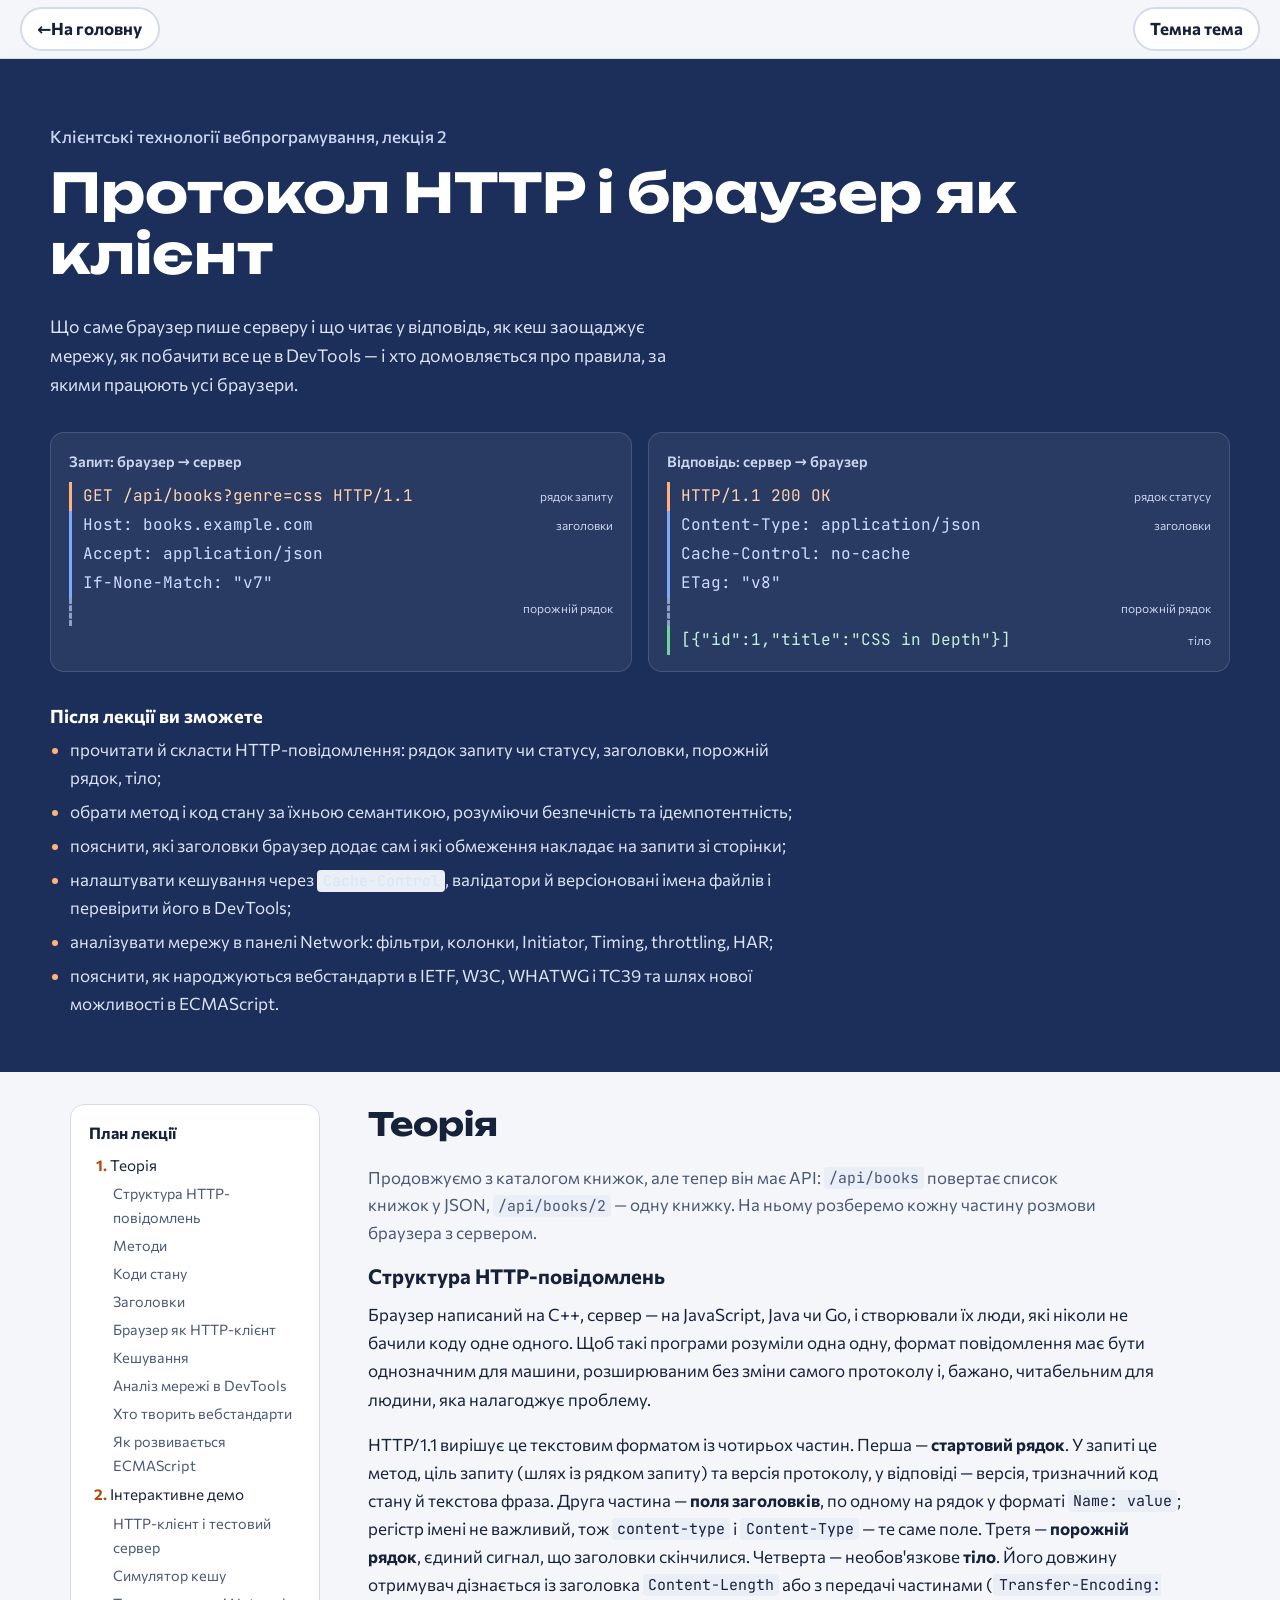
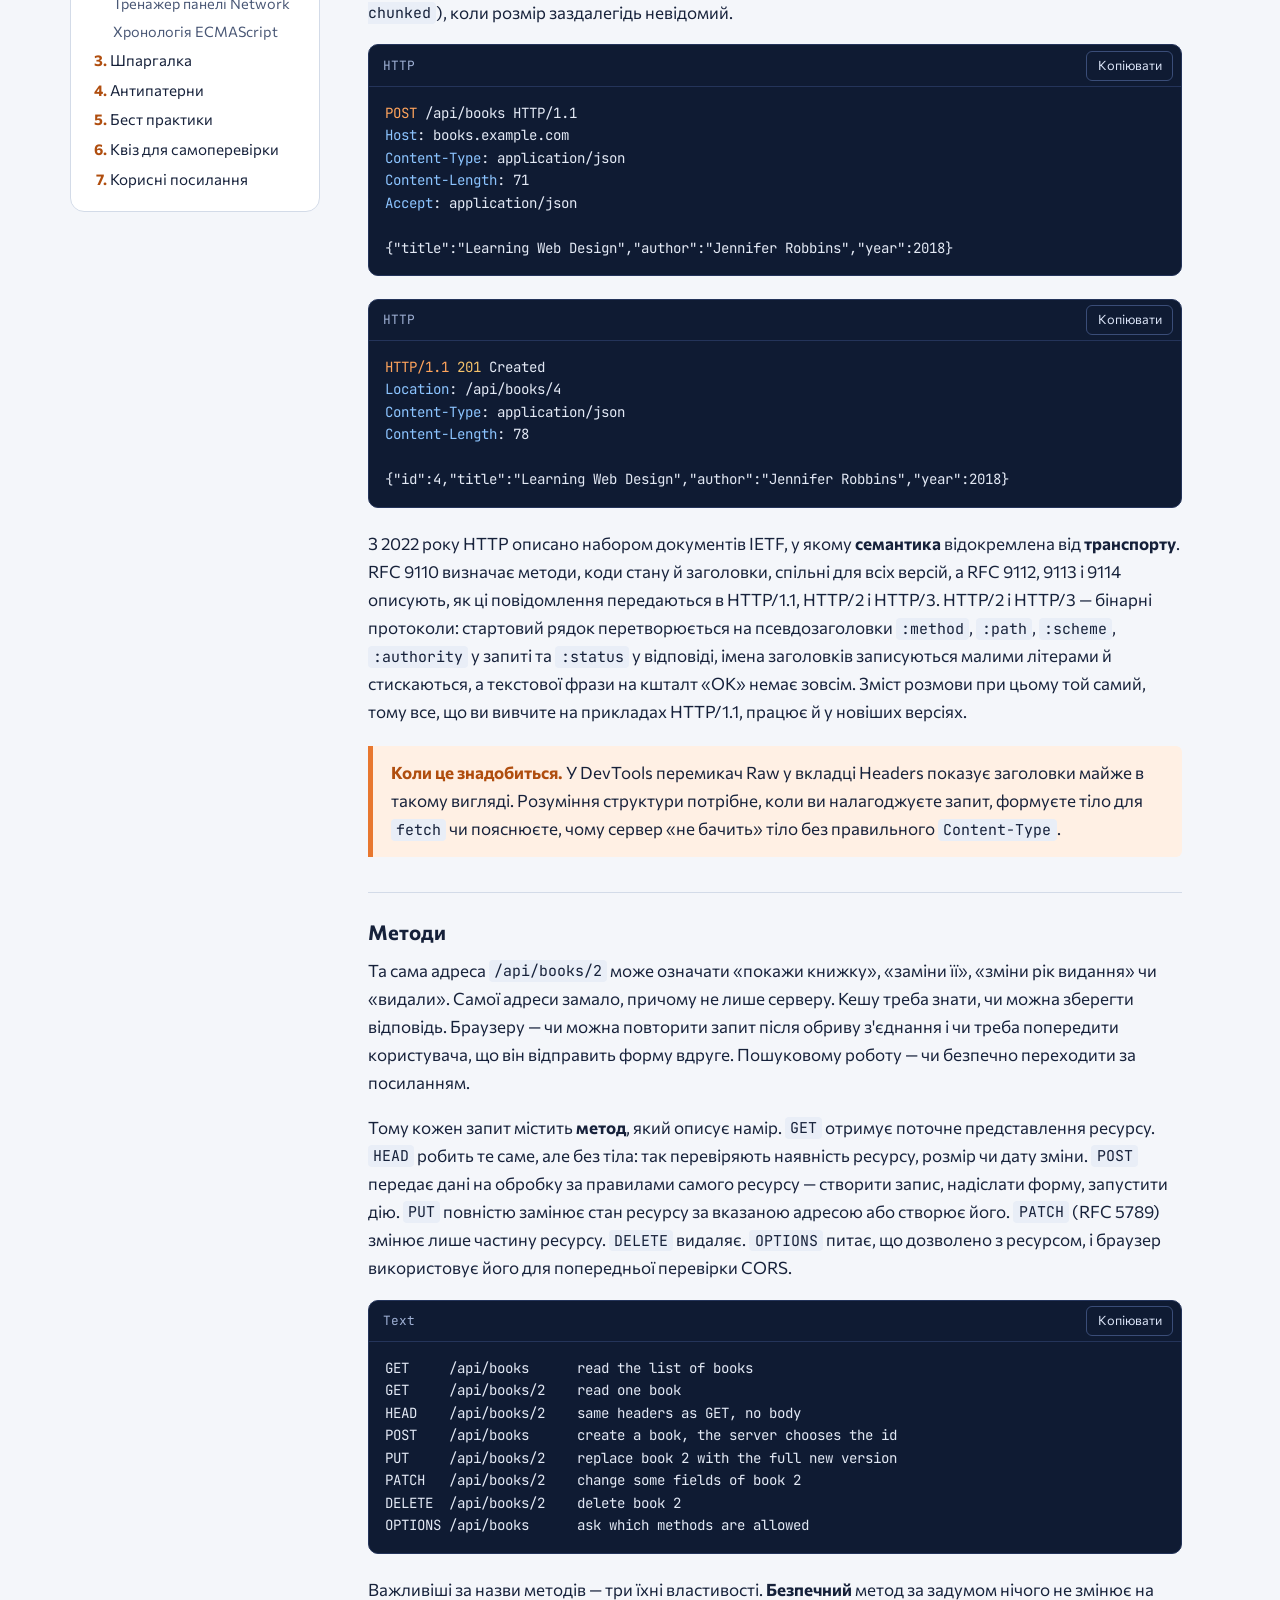
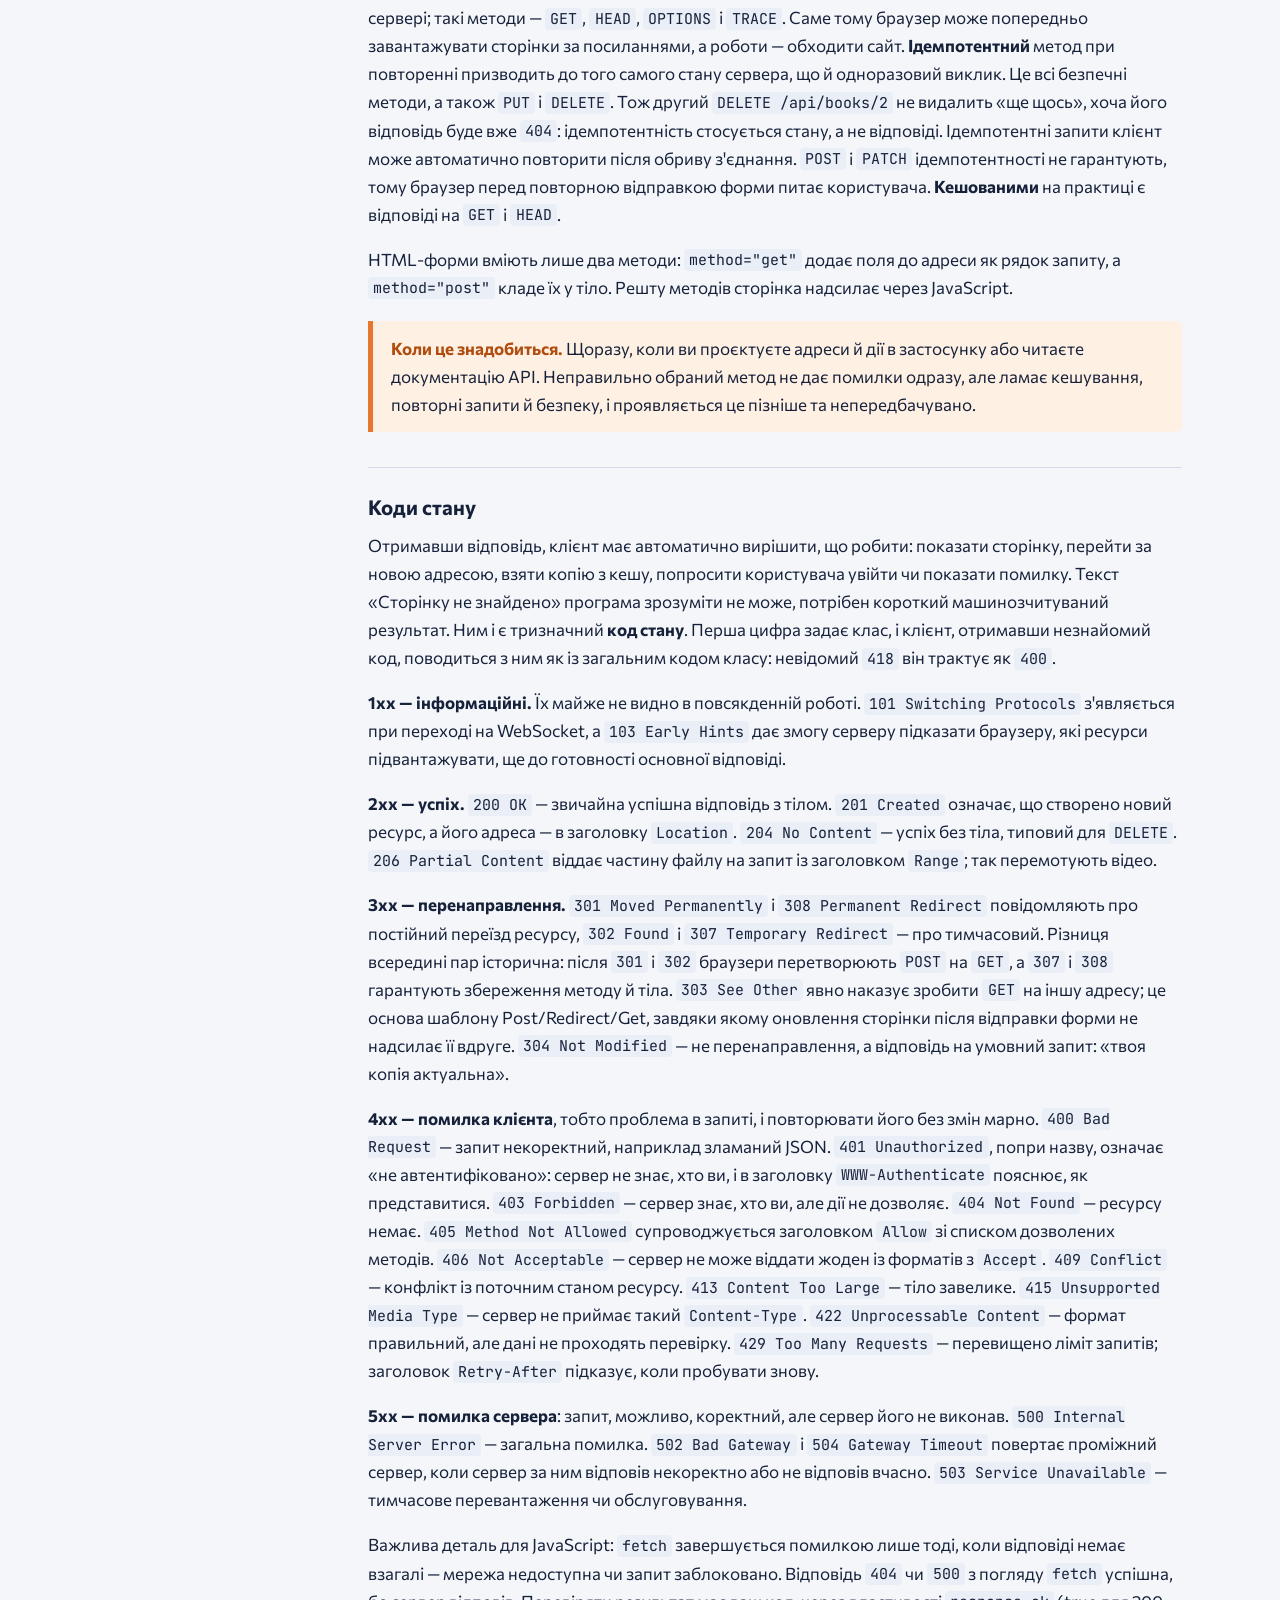
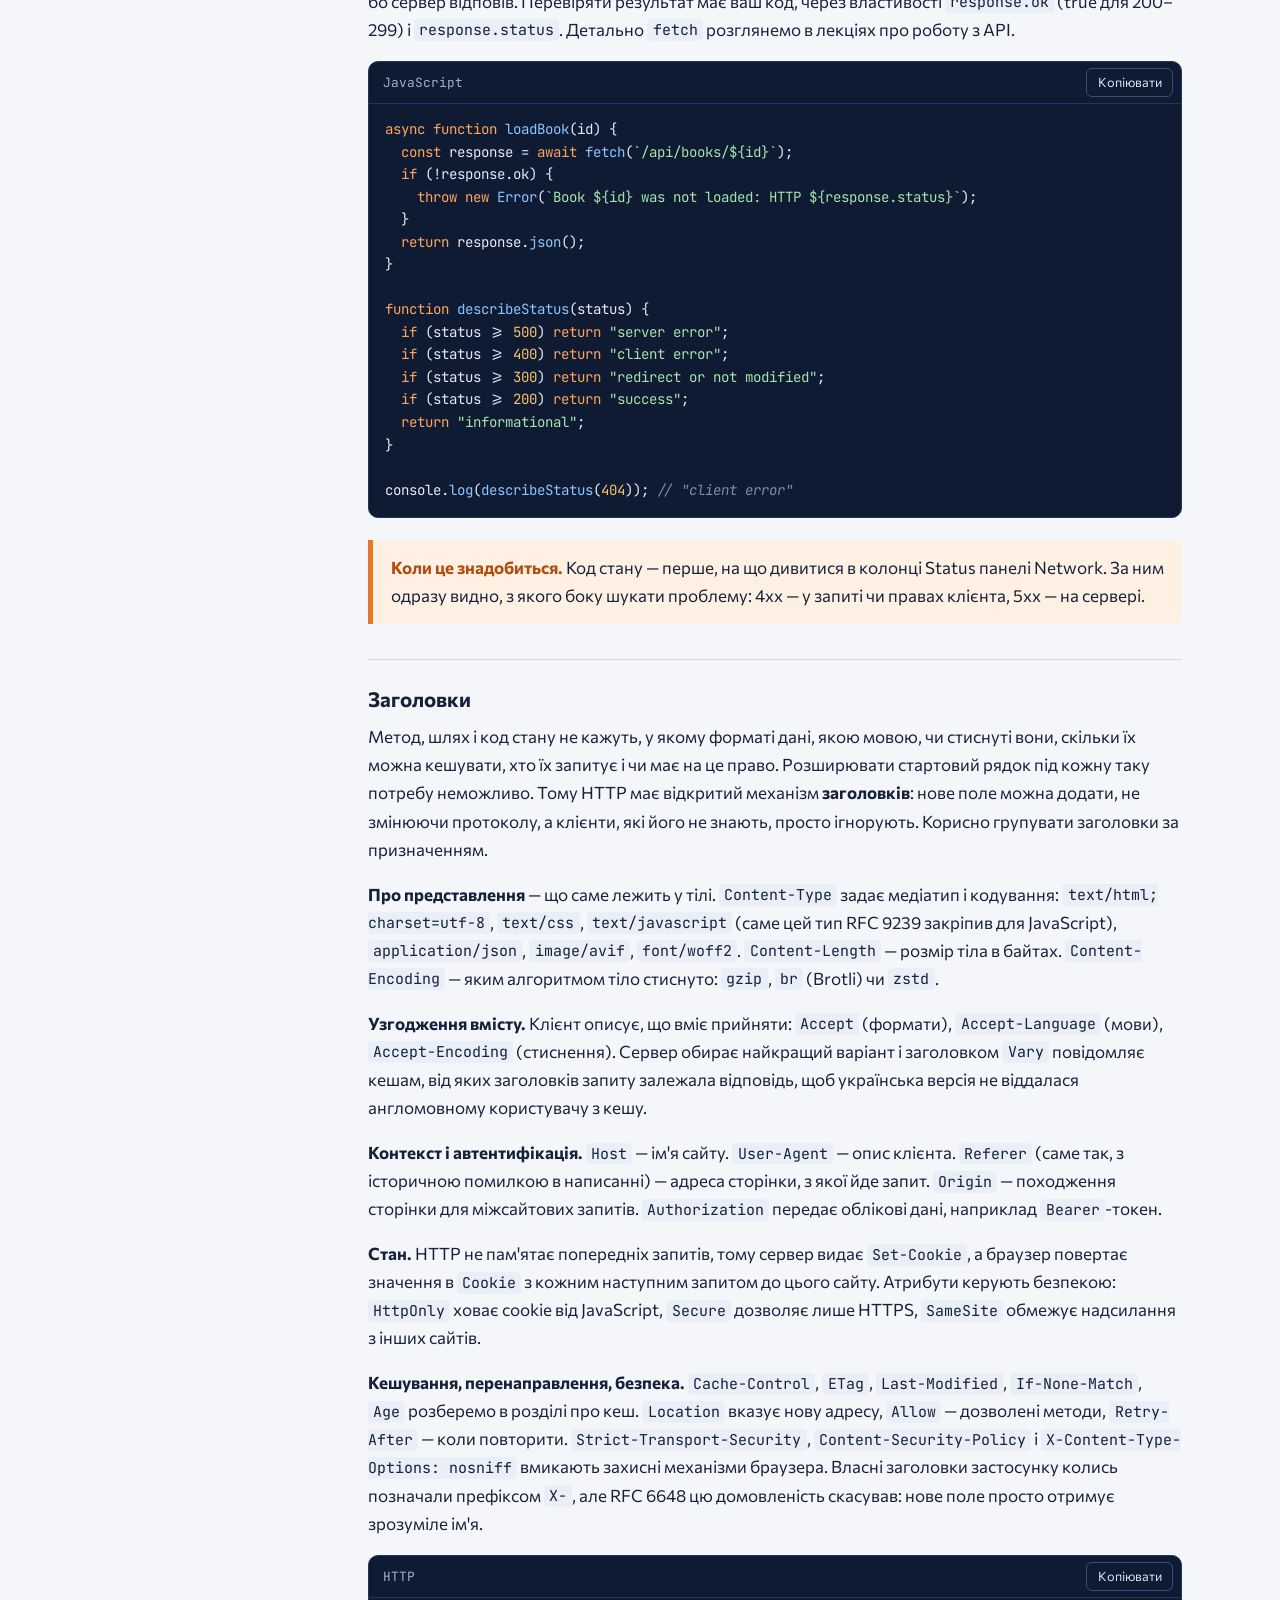
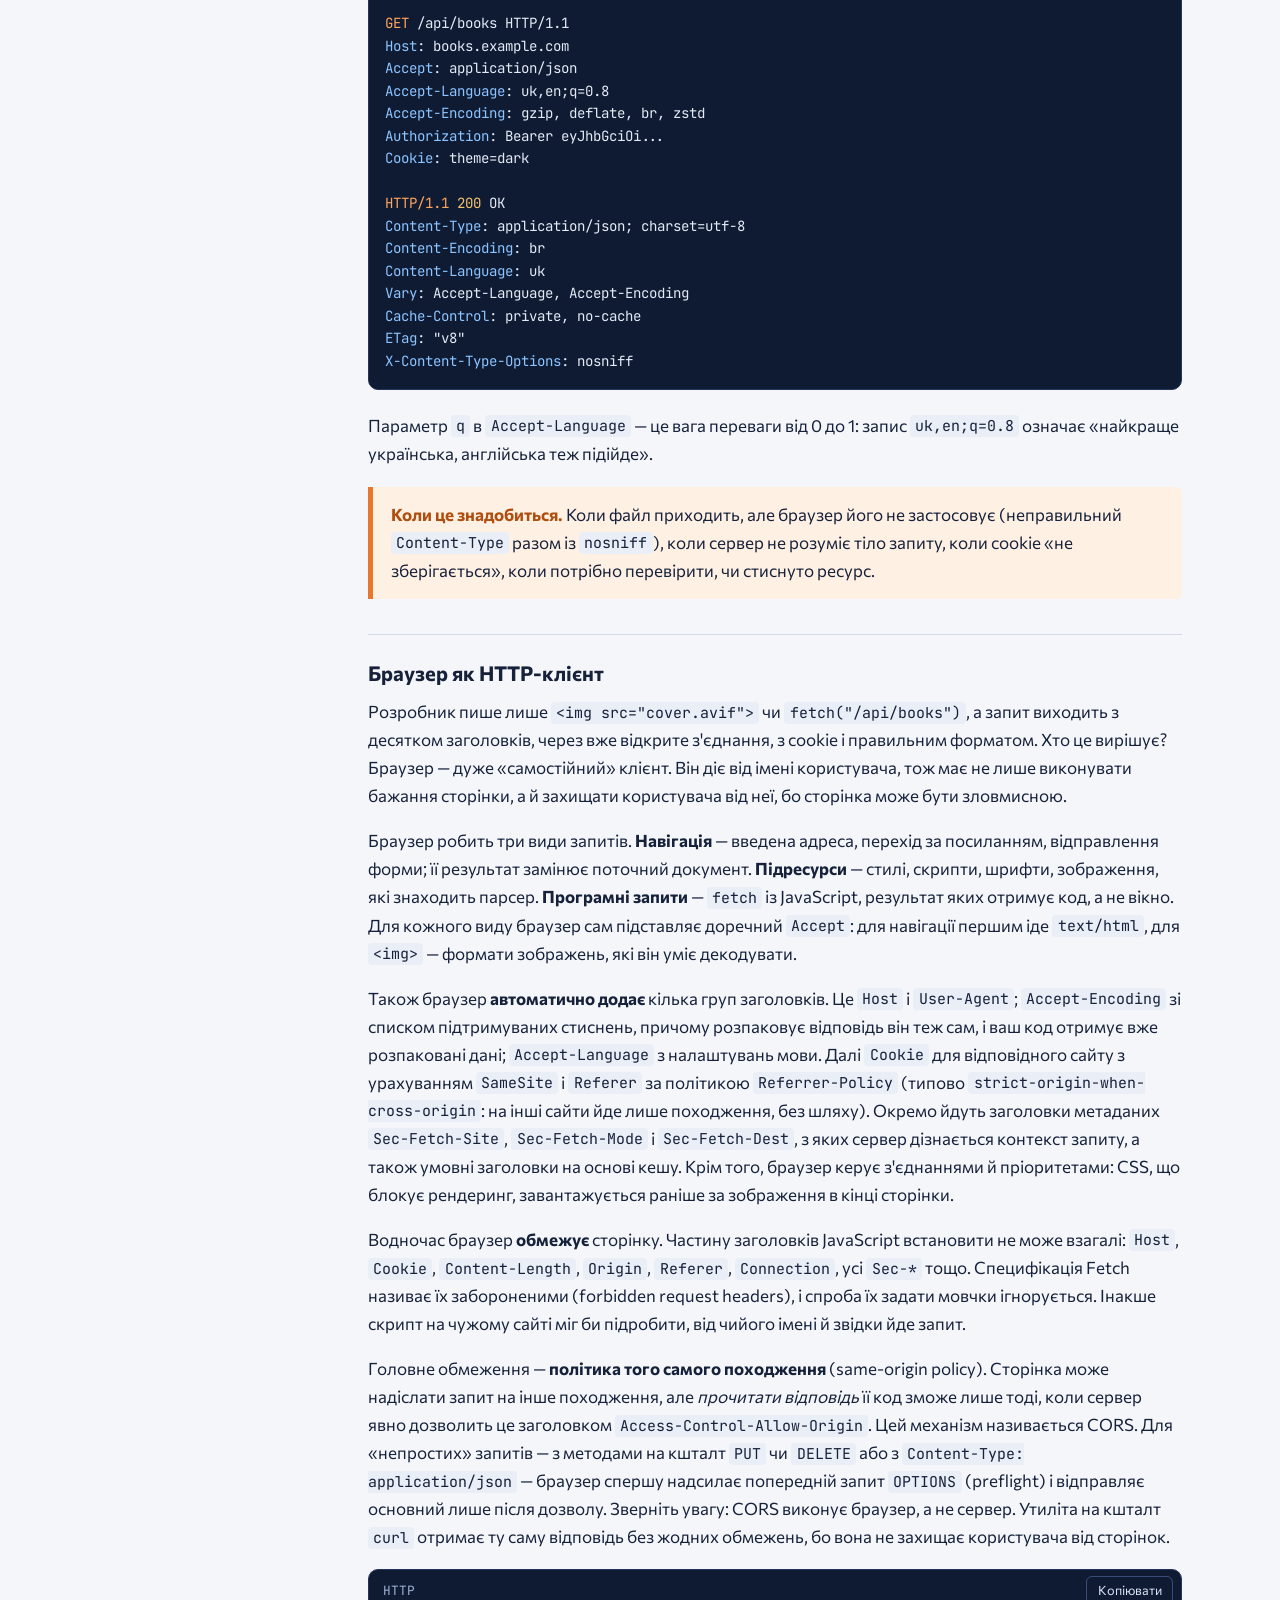
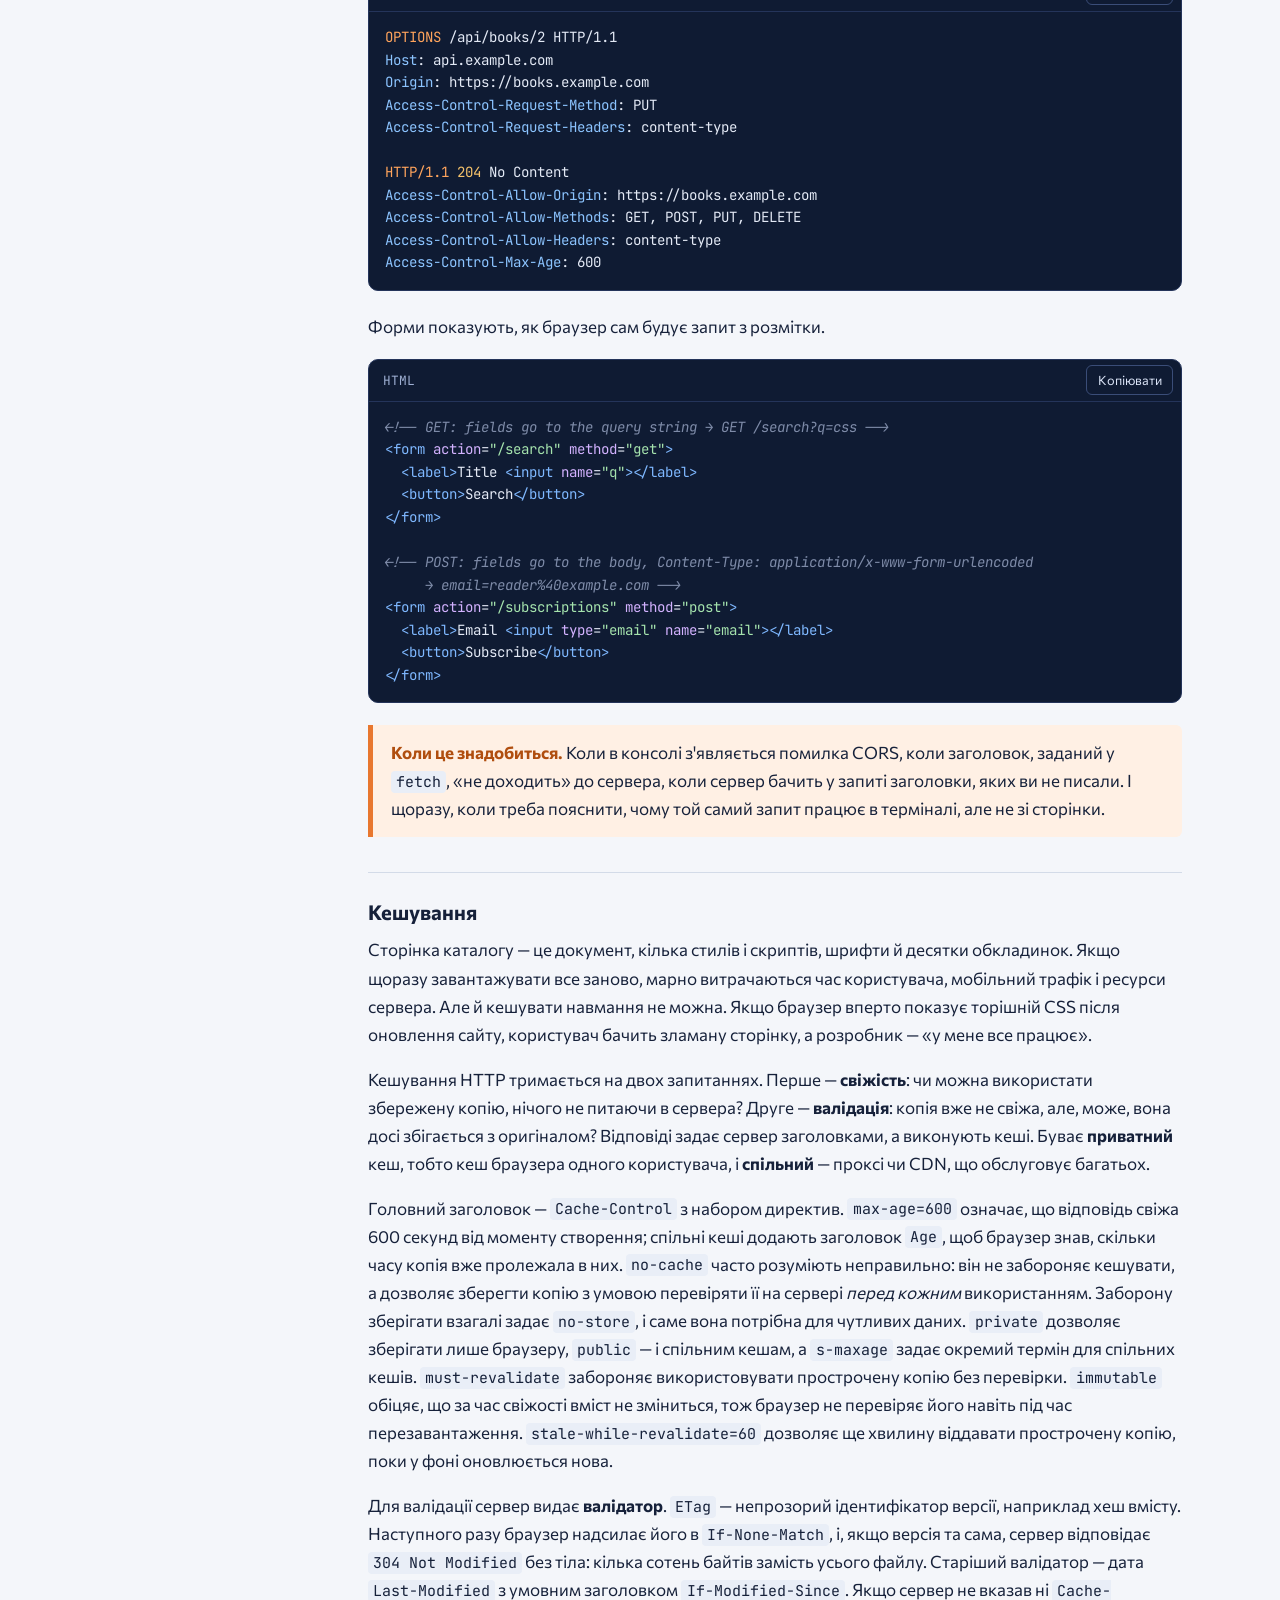
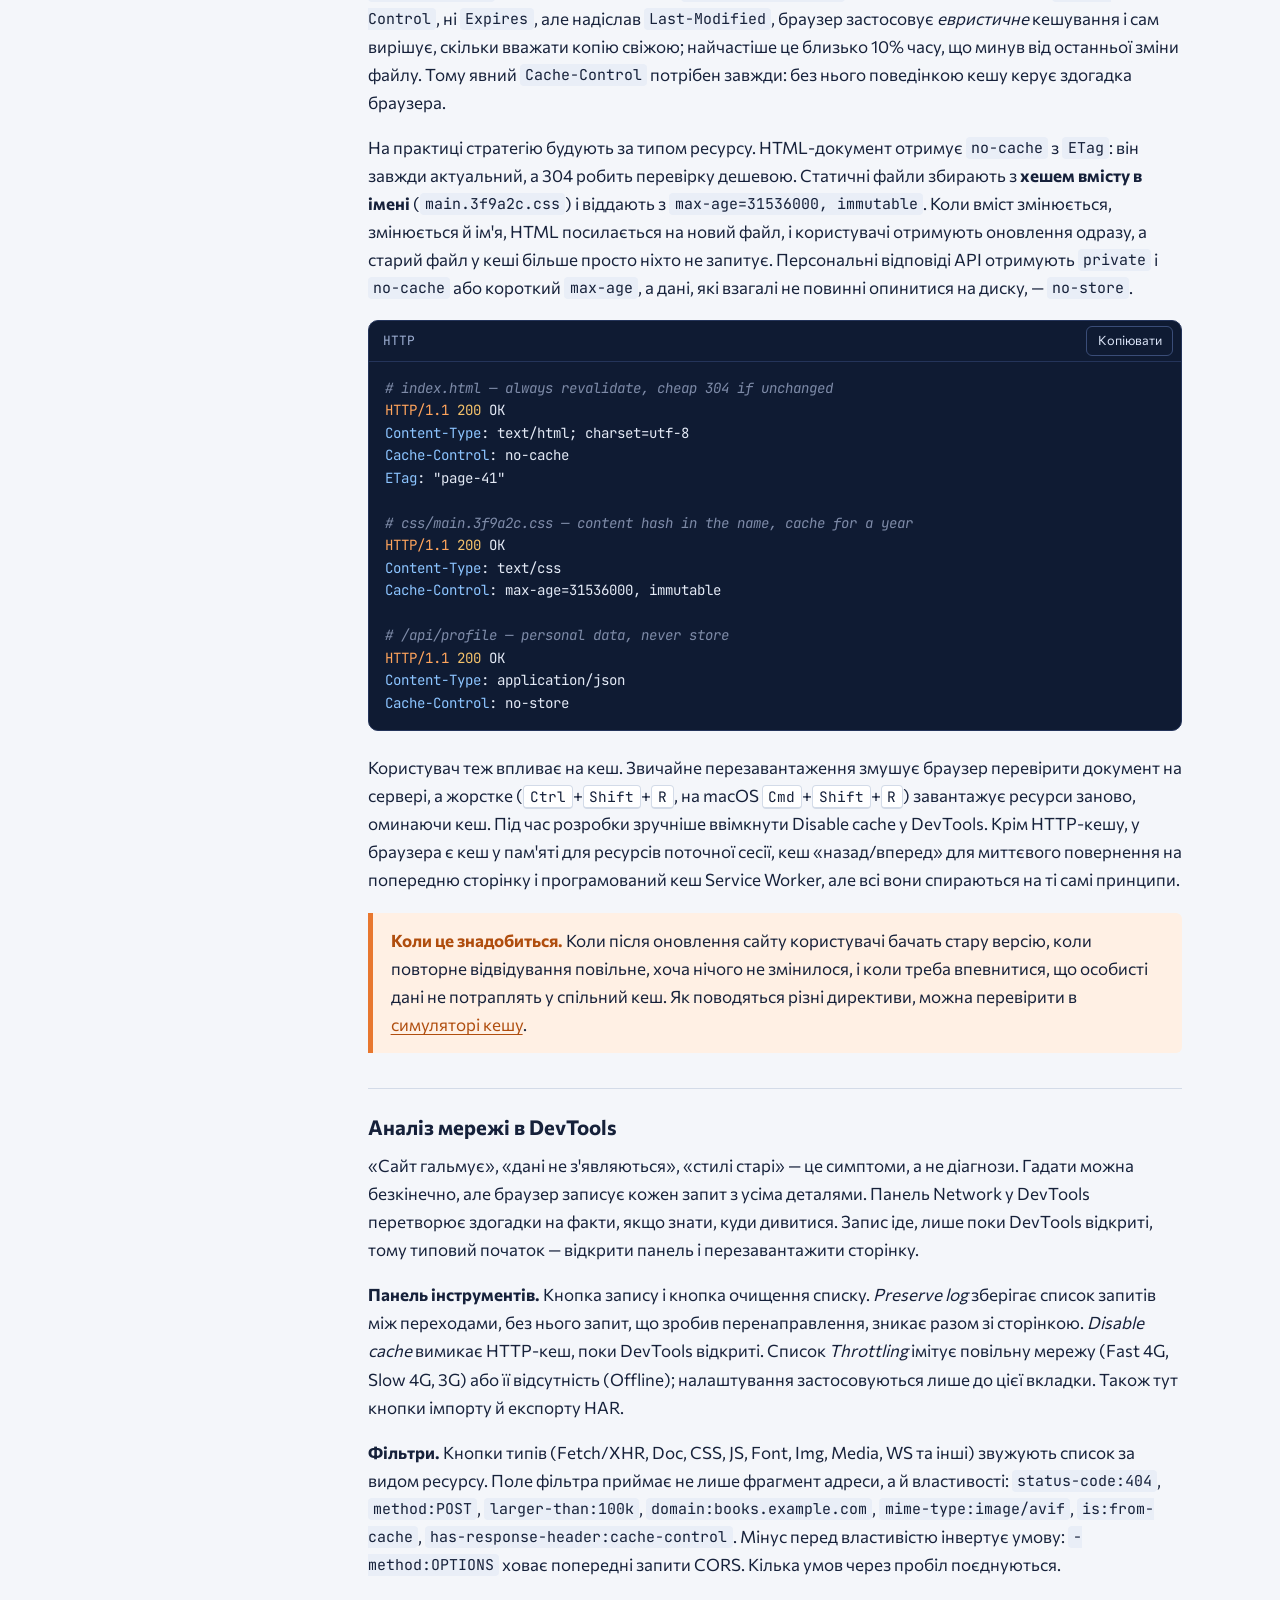
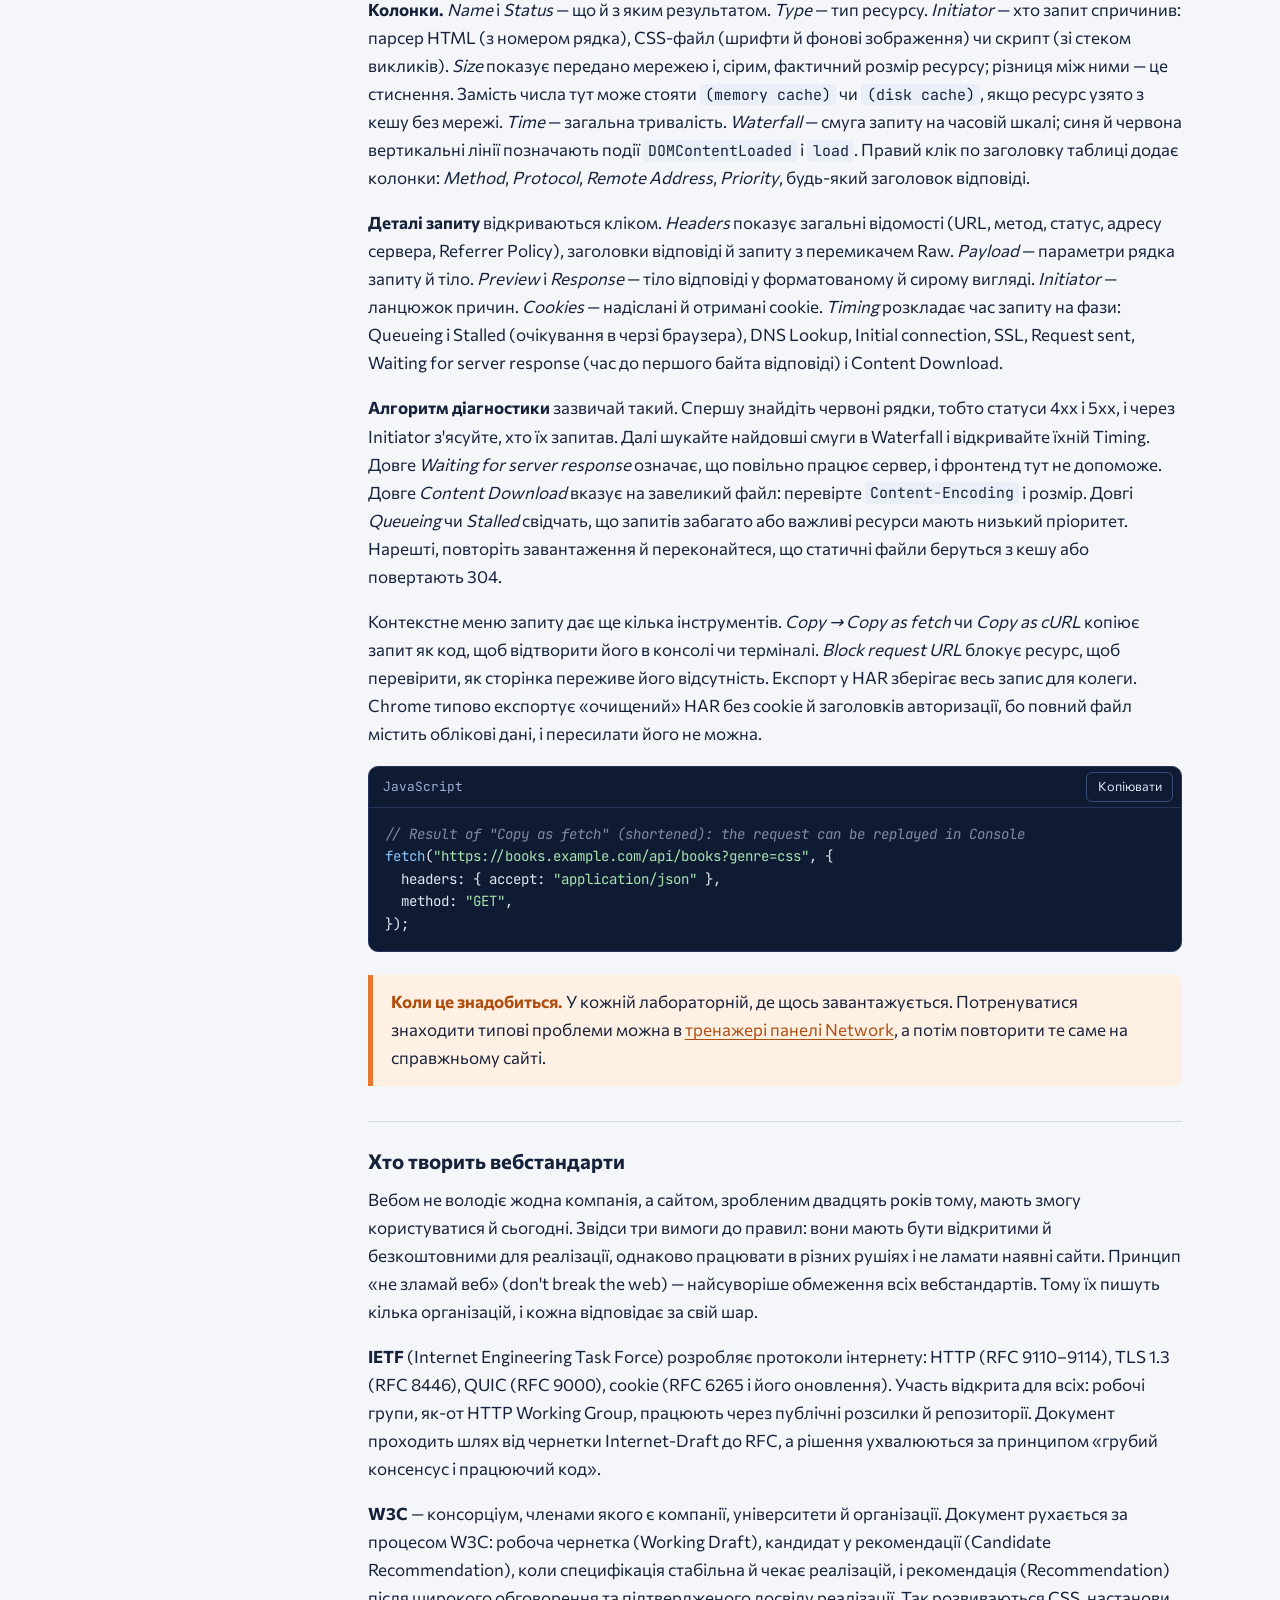
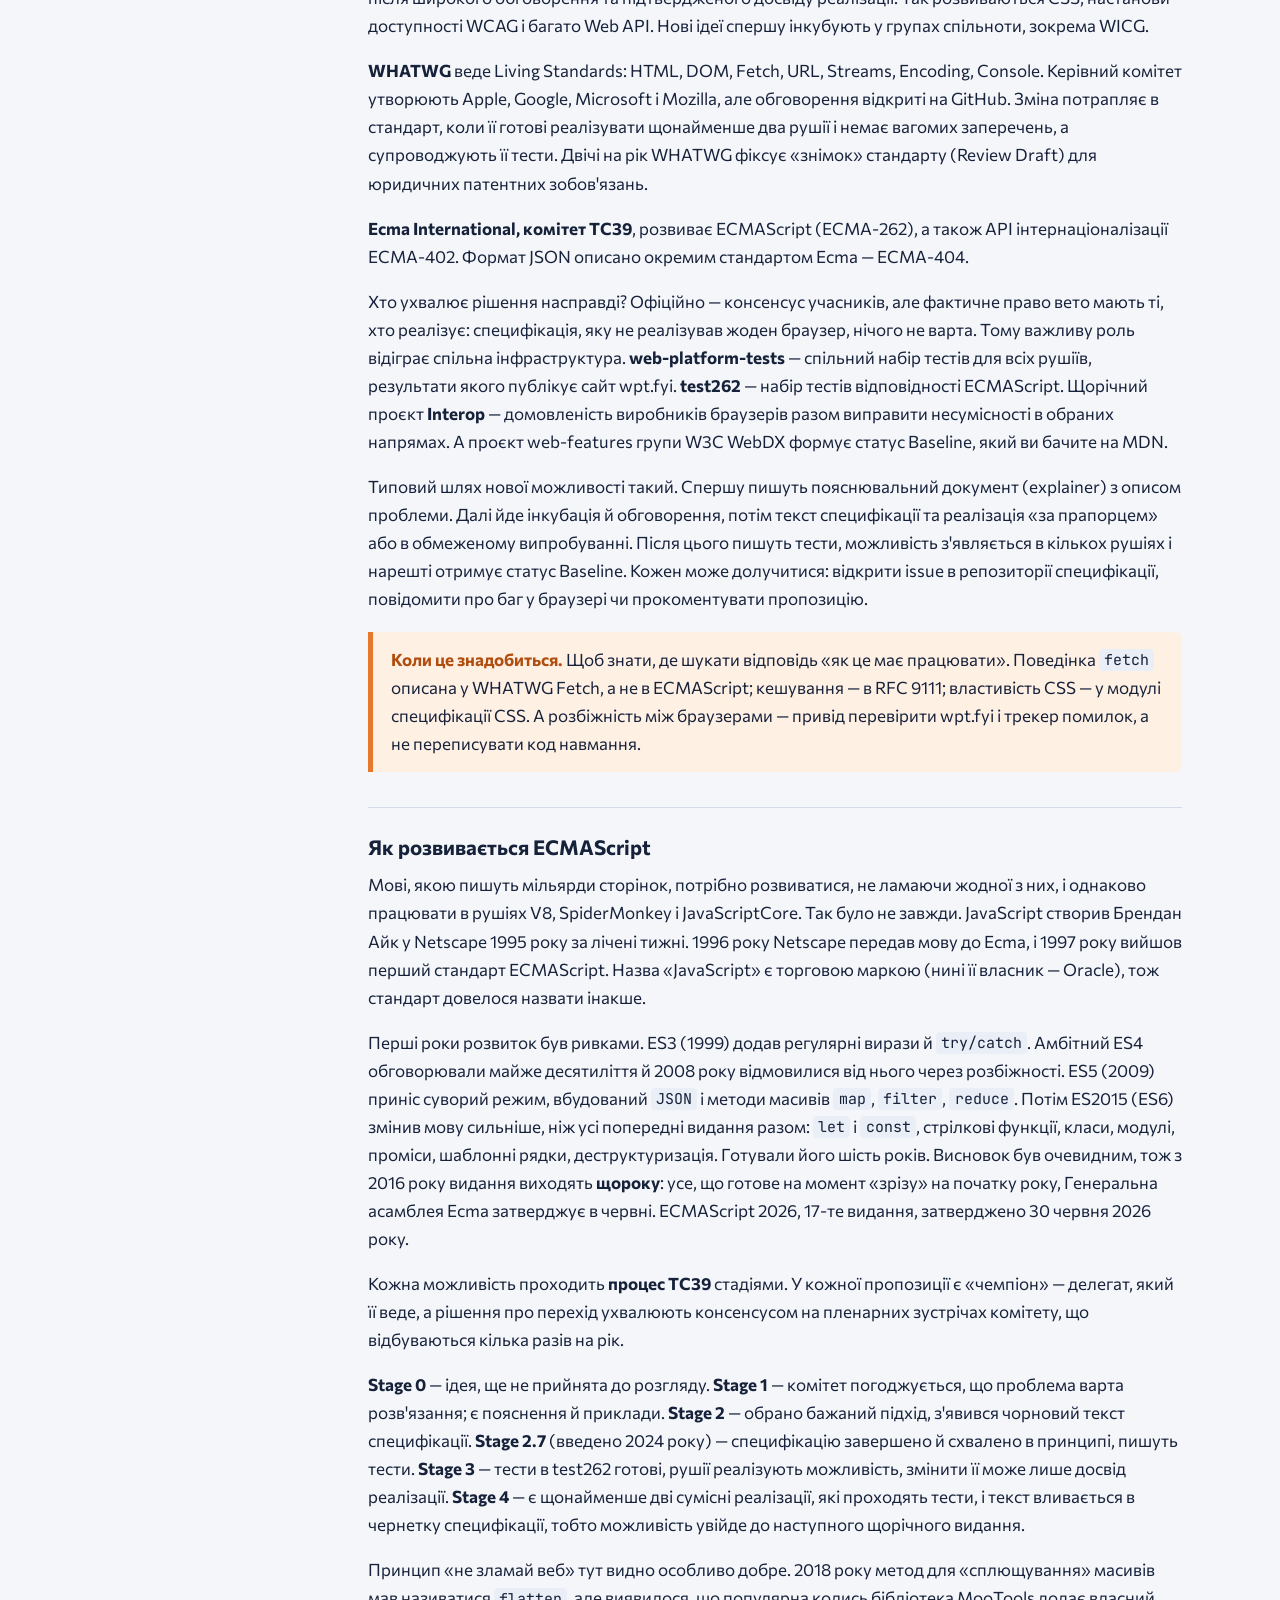
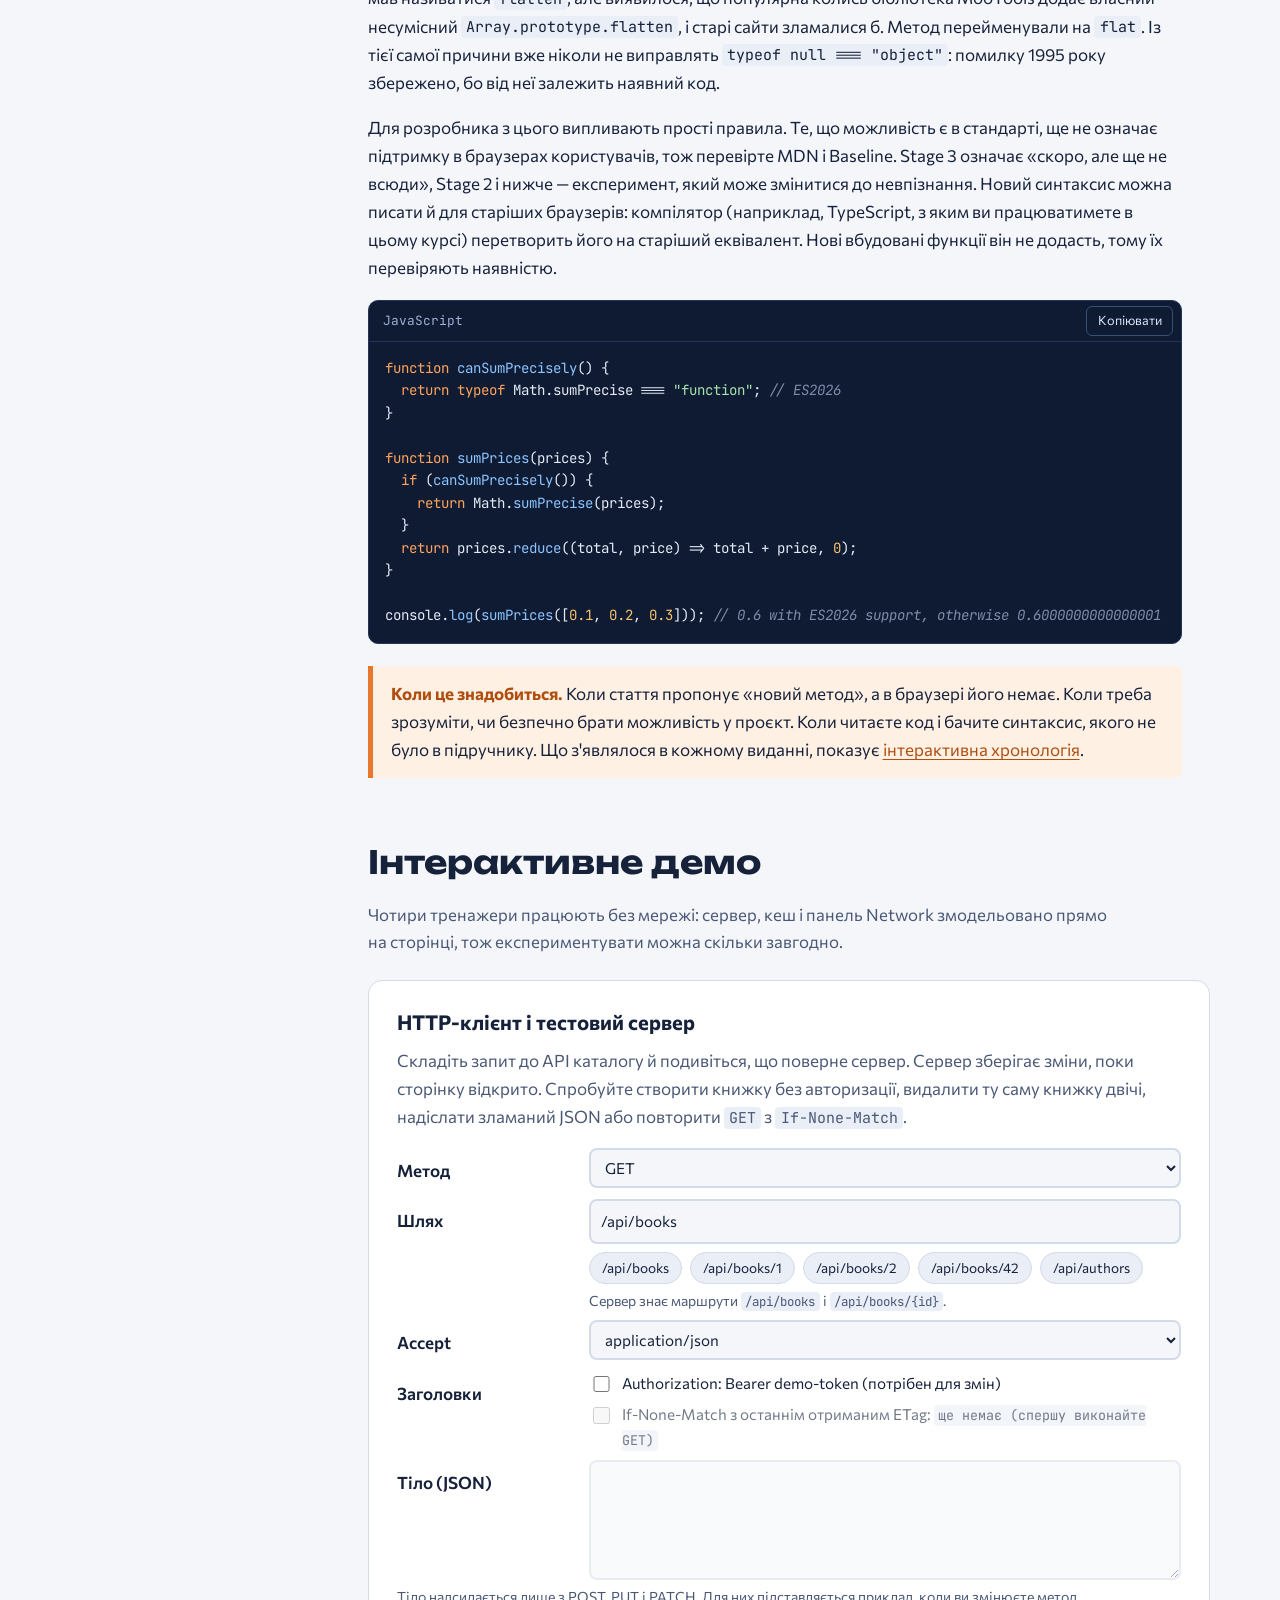
<file: topic-02/Лекція 2. Протокол HTTP і браузер як клієнт.html>
<!doctype html>
<html lang="uk">
<head>
<meta charset="utf-8">
<meta name="viewport" content="width=device-width, initial-scale=1, viewport-fit=cover">
<script>
try {
  var savedTheme = localStorage.getItem("ctw-theme");
  if (savedTheme === "dark" || savedTheme === "light") document.documentElement.setAttribute("data-theme", savedTheme);
} catch (error) {}
</script>
<title>Лекція 2. Протокол HTTP і браузер як клієнт</title>
<meta name="description" content="Клієнтські технології вебпрограмування. Лекція 2: структура HTTP-повідомлень, методи, коди стану, заголовки, кешування, браузер як клієнт, аналіз мережі в DevTools, вебстандарти та розвиток ECMAScript.">
<link rel="preconnect" href="https://fonts.googleapis.com">
<link rel="preconnect" href="https://fonts.gstatic.com" crossorigin>
<link rel="stylesheet" href="https://fonts.googleapis.com/css2?family=Commissioner:wght@400;500;600;700&family=Unbounded:wght@500;700&family=JetBrains+Mono:wght@400;600&display=swap">
<link rel="stylesheet" href="../styles/course.css">
<style>
/* ---------- Tokens ---------- */
:root {
  --bg: #f4f6fa;
  --surface: #ffffff;
  --surface-2: #e9eef7;
  --ink: #16213a;
  --ink-soft: #4a5876;
  --line: #d3dbe8;
  --navy: #1c2e5a;
  --navy-ink: #ffffff;
  --accent: #e8772e;
  --accent-text: #b04e0f;
  --accent-soft: #fff0e4;
  --bad: #b42318;
  --bad-soft: #fdecea;
  --good: #1e7b4b;
  --good-soft: #e5f5ec;
  --focus: #e8772e;
  --code-bg: #0f1b33;
  --code-ink: #e3e9f5;
  --code-line: #24345a;
  --seg-protocol: #fde2cc;
  --seg-cred: #e2e8f0;
  --seg-host: #d6e4ff;
  --seg-port: #e9ddff;
  --seg-path: #d5f2e0;
  --seg-query: #fff1c2;
  --seg-hash: #ffd6de;
  --seg-protocol-line: #d9661c;
  --seg-cred-line: #64748b;
  --seg-host-line: #2f5fd0;
  --seg-port-line: #7a4fd6;
  --seg-path-line: #1e8a52;
  --seg-query-line: #b58a00;
  --seg-hash-line: #c8334f;
  --radius-lg: 14px;
  --radius-sm: 6px;
  --font-body: "Commissioner", "Segoe UI", system-ui, -apple-system, Roboto, "Helvetica Neue", Arial, sans-serif;
  --font-display: "Unbounded", "Commissioner", "Segoe UI", system-ui, sans-serif;
  --font-mono: "JetBrains Mono", ui-monospace, "Cascadia Code", Consolas, "Liberation Mono", monospace;
  color-scheme: light;
}
@media (prefers-color-scheme: dark) {
  :root:not([data-theme="light"]) {
    --bg: #0d1526;
    --surface: #141f36;
    --surface-2: #1b2842;
    --ink: #e7ecf5;
    --ink-soft: #a8b4cc;
    --line: #2b3a5c;
    --navy: #111d38;
    --navy-ink: #e7ecf5;
    --accent: #ff9a4d;
    --accent-text: #ffae6b;
    --accent-soft: #3a2616;
    --bad: #ff8a80;
    --bad-soft: #3a1c1f;
    --good: #6fd69b;
    --good-soft: #15332a;
    --focus: #ffae6b;
    --code-bg: #0a1224;
    --code-ink: #e3e9f5;
    --code-line: #22314f;
    --seg-protocol: #5a3212;
    --seg-cred: #334155;
    --seg-host: #1e3767;
    --seg-port: #3b2a66;
    --seg-path: #1b4a31;
    --seg-query: #574514;
    --seg-hash: #5e2230;
    --seg-protocol-line: #ff9a4d;
    --seg-cred-line: #94a3b8;
    --seg-host-line: #7fa8ff;
    --seg-port-line: #b89cff;
    --seg-path-line: #6fd69b;
    --seg-query-line: #f5c84b;
    --seg-hash-line: #ff7f98;
    color-scheme: dark;
  }
}
:root[data-theme="dark"] {
  --bg: #0d1526;
  --surface: #141f36;
  --surface-2: #1b2842;
  --ink: #e7ecf5;
  --ink-soft: #a8b4cc;
  --line: #2b3a5c;
  --navy: #111d38;
  --navy-ink: #e7ecf5;
  --accent: #ff9a4d;
  --accent-text: #ffae6b;
  --accent-soft: #3a2616;
  --bad: #ff8a80;
  --bad-soft: #3a1c1f;
  --good: #6fd69b;
  --good-soft: #15332a;
  --focus: #ffae6b;
  --code-bg: #0a1224;
  --code-ink: #e3e9f5;
  --code-line: #22314f;
  --seg-protocol: #5a3212;
  --seg-cred: #334155;
  --seg-host: #1e3767;
  --seg-port: #3b2a66;
  --seg-path: #1b4a31;
  --seg-query: #574514;
  --seg-hash: #5e2230;
  --seg-protocol-line: #ff9a4d;
  --seg-cred-line: #94a3b8;
  --seg-host-line: #7fa8ff;
  --seg-port-line: #b89cff;
  --seg-path-line: #6fd69b;
  --seg-query-line: #f5c84b;
  --seg-hash-line: #ff7f98;
  color-scheme: dark;
}

/* ---------- Base ---------- */
:root {
  box-sizing: border-box;
  padding-top: env(safe-area-inset-top, 0px);
  padding-bottom: env(safe-area-inset-bottom, 0px);
}
html { scroll-padding-top: calc(env(safe-area-inset-top, 0px) + 16px); scroll-behavior: smooth; }
*, *::before, *::after { box-sizing: inherit; }
body {
  margin: 0;
  background: var(--bg);
  color: var(--ink);
  font-family: var(--font-body);
  font-size: 1.0625rem;
  line-height: 1.65;
  -webkit-text-size-adjust: 100%;
}
img, svg { max-width: 100%; }
a { color: var(--accent-text); text-underline-offset: 3px; }
a:hover { text-decoration-thickness: 2px; }
:focus-visible { outline: 3px solid var(--focus); outline-offset: 2px; border-radius: 4px; }
code, kbd, pre { font-family: var(--font-mono); }
:not(pre) > code {
  font-size: 0.88em;
  background: var(--surface-2);
  padding: 0.1em 0.35em;
  border-radius: 4px;
  overflow-wrap: anywhere;
}
kbd {
  font-size: 0.85em;
  border: 1px solid var(--line);
  border-bottom-width: 2px;
  background: var(--surface);
  padding: 0.05em 0.4em;
  border-radius: 4px;
  white-space: nowrap;
}
h1, h2, h3, h4 { line-height: 1.25; margin: 0 0 0.6em; }
h2 {
  font-family: var(--font-display);
  font-weight: 700;
  font-size: clamp(1.45rem, 1.1rem + 1.4vw, 2rem);
  color: var(--ink);
}
h3 { font-size: 1.28rem; font-weight: 700; margin-top: 1.8em; }
h4 { font-size: 1.08rem; font-weight: 700; }
p { margin: 0 0 1em; }
.skip-link {
  position: absolute; left: 12px; top: -60px;
  background: var(--accent); color: #1a1a1a; padding: 8px 14px; border-radius: 6px; z-index: 10;
  font-weight: 600;
}
.skip-link:focus { top: calc(env(safe-area-inset-top, 0px) + 12px); }
button {
  font: inherit;
  cursor: pointer;
}
.btn {
  display: inline-flex; align-items: center; gap: 0.4em;
  border: 2px solid var(--ink);
  background: var(--ink);
  color: var(--bg);
  padding: 0.45em 1em;
  border-radius: 999px;
  font-weight: 600;
  font-size: 0.95rem;
  line-height: 1.3;
}
.btn-ghost { background: transparent; color: var(--ink); }
.btn:hover:not(:disabled) { background: var(--accent-text); border-color: var(--accent-text); color: var(--bg); }
.btn:disabled { opacity: 0.45; cursor: not-allowed; }

/* ---------- Hero ---------- */
.hero {
  background: var(--navy);
  color: #fff;
  padding: clamp(2rem, 5vw, 4rem) 1.25rem clamp(2rem, 4vw, 3rem);
}
:root[data-theme="dark"] .hero { color: var(--navy-ink); }
.hero-inner { max-width: 1180px; margin: 0 auto; }
.hero-course { margin: 0 0 0.75rem; color: #c9d4ee; font-weight: 500; }
.hero h1 {
  font-family: var(--font-display);
  font-weight: 700;
  font-size: clamp(1.9rem, 1.2rem + 3.2vw, 3.4rem);
  line-height: 1.12;
  max-width: 20ch;
  margin-bottom: 0.5em;
}
.hero-lead { max-width: 60ch; color: #dce4f5; font-size: 1.1rem; }
.hero-url {
  margin: 2rem 0 0;
  padding: 1.25rem 1.25rem 1rem;
  background: rgba(255,255,255,0.06);
  border: 1px solid rgba(255,255,255,0.14);
  border-radius: var(--radius-lg);
  overflow-x: auto;
}
.hero-url figcaption { font-size: 0.92rem; color: #c9d4ee; margin-top: 0.75rem; }
.anatomy { display: flex; flex-wrap: wrap; align-items: flex-start; gap: 0; font-family: var(--font-mono); }
.anatomy-part { display: inline-flex; flex-direction: column; align-items: flex-start; }
.anatomy-part > span:first-child {
  font-size: clamp(1rem, 0.7rem + 1.5vw, 1.6rem);
  padding: 0.1em 0.12em;
  border-bottom: 3px solid currentColor;
  white-space: nowrap;
}
.anatomy-part > small {
  font-family: var(--font-body);
  font-size: 0.78rem;
  margin-top: 0.35rem;
  color: #c9d4ee;
  padding-left: 0.12em;
}
.anatomy .sep > span:first-child { border-bottom-color: transparent; color: #8fa0c6; }
.a-protocol { color: #ffb27a; }
.a-host { color: #9dc0ff; }
.a-port { color: #cdb6ff; }
.a-path { color: #8fe3b3; }
.a-query { color: #ffd66b; }
.a-hash { color: #ff9fb1; }
.hero-outcomes { margin-top: 2rem; max-width: 70ch; }
.hero-outcomes h2 { font-size: 1.15rem; color: #fff; margin-bottom: 0.5em; font-family: var(--font-body); }
.hero-outcomes ul { margin: 0; padding-left: 1.2em; color: #dce4f5; }
.hero-outcomes li { margin-bottom: 0.35em; }
.hero-outcomes li::marker { color: #ffb27a; }

/* ---------- Layout ---------- */
.layout {
  max-width: 1180px;
  margin: 0 auto;
  padding: 2rem 1.25rem 4rem;
  display: grid;
  grid-template-columns: minmax(0, 1fr);
  gap: 2rem;
}
@media (min-width: 1080px) {
  .layout { grid-template-columns: 250px minmax(0, 1fr); gap: 3rem; }
  .toc { position: sticky; top: calc(env(safe-area-inset-top, 0px) + 1.25rem); align-self: start; max-height: calc(100vh - 2.5rem); overflow-y: auto; }
}
.toc {
  background: var(--surface);
  border: 1px solid var(--line);
  border-radius: var(--radius-lg);
  padding: 1.1rem 1.1rem 0.9rem;
}
.toc h2 { font-family: var(--font-body); font-size: 1rem; margin-bottom: 0.6rem; }
.toc ol { margin: 0; padding-left: 1.4em; font-size: 0.95rem; }
.toc li { margin-bottom: 0.3em; }
.toc li::marker { color: var(--accent-text); font-weight: 700; }
.toc a { color: var(--ink); text-decoration: none; }
.toc a:hover { color: var(--accent-text); text-decoration: underline; }
.toc ol ol { margin-top: 0.3em; list-style: none; padding-left: 0.2em; font-size: 0.9rem; }
.toc ol ol a { color: var(--ink-soft); }
main { min-width: 0; }
main > section { margin-bottom: 4rem; }
.prose { max-width: 74ch; }
.section-lead { color: var(--ink-soft); font-size: 1.05rem; max-width: 68ch; }
.concept { border-top: 1px solid var(--line); padding-top: 1.6rem; margin-top: 2.2rem; }
.concept:first-of-type { border-top: 0; padding-top: 0; margin-top: 1rem; }
.concept > h3 { margin-top: 0; }
.callout {
  border-left: 5px solid var(--accent);
  background: var(--accent-soft);
  border-radius: 0 var(--radius-sm) var(--radius-sm) 0;
  padding: 0.85rem 1.1rem;
  margin: 1.2rem 0;
  max-width: 74ch;
}
.callout p:last-child { margin-bottom: 0; }
.callout strong:first-child { color: var(--accent-text); }
.callout-navy { border-left-color: var(--navy); background: var(--surface-2); }
:root .callout-navy { border-left-color: var(--ink-soft); }
.callout-navy strong:first-child { color: var(--ink); }

/* ---------- Code blocks ---------- */
.code-wrap {
  position: relative;
  margin: 1.1rem 0 1.4rem;
  background: var(--code-bg);
  border-radius: 10px;
  border: 1px solid var(--code-line);
  max-width: 100%;
}
.code-bar {
  display: flex; justify-content: space-between; align-items: center;
  padding: 0.35rem 0.5rem 0.35rem 0.9rem;
  border-bottom: 1px solid var(--code-line);
  color: #9fb0d4;
  font-size: 0.8rem;
  font-family: var(--font-mono);
}
.copy-btn {
  background: transparent;
  color: #dbe4f7;
  border: 1px solid #3a4d78;
  border-radius: 6px;
  padding: 0.2rem 0.65rem;
  font-size: 0.8rem;
  font-family: var(--font-body);
}
.copy-btn:hover { background: #22345d; }
pre.code {
  margin: 0;
  padding: 0.9rem 1rem 1rem;
  overflow-x: auto;
  color: var(--code-ink);
  font-size: 0.88rem;
  line-height: 1.6;
  tab-size: 2;
}
pre.code code { font-family: inherit; background: none; padding: 0; }
.tok-comment { color: #7e8ba8; font-style: italic; }
.tok-string { color: #a5e3ad; }
.tok-keyword { color: #ffa45c; }
.tok-number { color: #f5c26b; }
.tok-fn { color: #8cc4ff; }
.tok-tag { color: #7fb8ff; }
.tok-attr { color: #d3b2ff; }
.tok-prop { color: #8cc4ff; }
.tok-flag { color: #d3b2ff; }
.tok-at { color: #ffa45c; }

/* ---------- Demo ---------- */
.demo {
  background: var(--surface);
  border: 1px solid var(--line);
  border-radius: var(--radius-lg);
  padding: clamp(1rem, 3vw, 1.75rem);
  margin: 1.5rem 0 2.5rem;
}
.demo h3 { margin-top: 0; }
.field-label { display: block; font-weight: 600; margin-bottom: 0.35rem; }
.url-row { display: flex; gap: 0.6rem; flex-wrap: wrap; }
.url-row input {
  flex: 1 1 260px;
  min-width: 0;
  font-family: var(--font-mono);
  font-size: 0.95rem;
  padding: 0.6rem 0.75rem;
  border: 2px solid var(--line);
  border-radius: 8px;
  background: var(--bg);
  color: var(--ink);
}
.url-row input:focus-visible { outline: 3px solid var(--focus); outline-offset: 1px; border-color: var(--accent); }
.presets { display: flex; flex-wrap: wrap; gap: 0.5rem; margin: 0.9rem 0 0.2rem; align-items: center; }
.presets span { font-size: 0.9rem; color: var(--ink-soft); margin-right: 0.2rem; }
.chip {
  border: 1px solid var(--line);
  background: var(--surface-2);
  color: var(--ink);
  border-radius: 999px;
  padding: 0.25rem 0.75rem;
  font-size: 0.85rem;
}
.chip:hover { border-color: var(--accent); }
.url-line {
  font-family: var(--font-mono);
  font-size: clamp(0.95rem, 0.8rem + 0.6vw, 1.2rem);
  line-height: 2.1;
  margin: 1.25rem 0 1rem;
  padding: 0.6rem 0.8rem;
  background: var(--bg);
  border-radius: 8px;
  overflow-wrap: anywhere;
  word-break: break-all;
}
.seg { padding: 0.12em 0.1em; border-bottom: 3px solid; border-radius: 3px 3px 0 0; }
.seg-protocol { background: var(--seg-protocol); border-color: var(--seg-protocol-line); }
.seg-cred { background: var(--seg-cred); border-color: var(--seg-cred-line); }
.seg-host { background: var(--seg-host); border-color: var(--seg-host-line); }
.seg-port { background: var(--seg-port); border-color: var(--seg-port-line); }
.seg-path { background: var(--seg-path); border-color: var(--seg-path-line); }
.seg-query { background: var(--seg-query); border-color: var(--seg-query-line); }
.seg-hash { background: var(--seg-hash); border-color: var(--seg-hash-line); }
.seg-sep { color: var(--ink-soft); }
.url-parts { display: grid; gap: 0.6rem; margin: 0 0 1rem; }
.url-part {
  display: grid;
  grid-template-columns: minmax(0, 1fr);
  gap: 0.15rem 1rem;
  padding: 0.6rem 0.8rem;
  border-left: 4px solid var(--line);
  background: var(--bg);
  border-radius: 0 8px 8px 0;
}
@media (min-width: 640px) { .url-part { grid-template-columns: 11rem minmax(0, 1fr); } }
.url-part dt { font-weight: 700; }
.url-part dd { margin: 0; overflow-wrap: anywhere; }
.url-part dd code { font-size: 0.92em; }
.url-part .hint { display: block; color: var(--ink-soft); font-size: 0.92rem; }
.url-part.k-protocol { border-left-color: var(--seg-protocol-line); }
.url-part.k-cred { border-left-color: var(--seg-cred-line); }
.url-part.k-host { border-left-color: var(--seg-host-line); }
.url-part.k-port { border-left-color: var(--seg-port-line); }
.url-part.k-path { border-left-color: var(--seg-path-line); }
.url-part.k-query { border-left-color: var(--seg-query-line); }
.url-part.k-hash { border-left-color: var(--seg-hash-line); }
.url-error {
  margin-top: 1rem;
  padding: 0.75rem 1rem;
  border-left: 4px solid var(--bad);
  background: var(--bad-soft);
  border-radius: 0 8px 8px 0;
}
.params { margin: 0.3rem 0 0; padding-left: 1.1em; }

/* Journey */
.stage {
  position: relative;
  display: grid;
  grid-template-columns: repeat(3, minmax(0, 1fr));
  gap: 0.6rem;
  padding: 0.5rem 0 2.6rem;
}
.actor {
  text-align: center;
  border: 2px solid var(--line);
  background: var(--bg);
  border-radius: 12px;
  padding: 0.8rem 0.3rem;
  font-weight: 600;
  font-size: clamp(0.82rem, 0.7rem + 0.5vw, 1rem);
  transition: border-color 0.25s, background-color 0.25s, transform 0.25s;
}
.actor small { display: block; font-weight: 400; color: var(--ink-soft); font-size: 0.8em; }
.actor.is-active { border-color: var(--accent); background: var(--accent-soft); transform: translateY(-2px); }
.track {
  position: absolute; left: 16.66%; right: 16.66%; bottom: 1.1rem;
  height: 2px; background: var(--line);
}
.packet {
  position: absolute;
  bottom: calc(1.1rem - 11px);
  left: 16.66%;
  transform: translateX(-50%);
  background: var(--accent);
  color: #1a1a1a;
  font-family: var(--font-mono);
  font-size: 0.75rem;
  font-weight: 600;
  padding: 0.15rem 0.55rem;
  border-radius: 999px;
  white-space: nowrap;
  transition: left 1.1s cubic-bezier(.45,.05,.3,1), opacity 0.2s;
  max-width: 60%;
  overflow: hidden;
  text-overflow: ellipsis;
}
.packet.no-anim { transition: none; }
.packet.is-hidden { opacity: 0; }
.pipeline {
  list-style: none; padding: 0; margin: 0 0 1rem;
  display: flex; flex-wrap: wrap; gap: 0.4rem;
}
.pipeline li {
  font-size: 0.85rem;
  padding: 0.25rem 0.7rem;
  border-radius: 999px;
  border: 1px dashed var(--line);
  color: var(--ink-soft);
}
.pipeline li.is-done { border-style: solid; border-color: var(--good); color: var(--good); }
.pipeline li.is-done::before { content: "✓ "; }
.pipeline li.is-current { border-style: solid; border-color: var(--accent); background: var(--accent-soft); color: var(--ink); font-weight: 600; }
.step-panel {
  background: var(--bg);
  border-radius: 10px;
  padding: 1rem 1.1rem;
  min-height: 9.5rem;
}
.step-count { font-size: 0.88rem; color: var(--ink-soft); margin-bottom: 0.2rem; }
.step-panel h4 { margin-bottom: 0.35rem; }
.step-panel p:last-child { margin-bottom: 0; }
.step-progress { height: 4px; background: var(--line); border-radius: 4px; margin: 0.9rem 0; overflow: hidden; }
.step-progress span { display: block; height: 100%; background: var(--accent); width: 0; transition: width 0.3s; }
.controls { display: flex; flex-wrap: wrap; gap: 0.5rem; }

/* ---------- Cheatsheet ---------- */
.cheat-head { display: flex; justify-content: space-between; align-items: center; gap: 1rem; flex-wrap: wrap; margin-bottom: 1rem; }
.cheat-head h2 { margin: 0; }
.cheat-grid {
  display: grid;
  grid-template-columns: repeat(auto-fill, minmax(min(100%, 300px), 1fr));
  gap: 1rem;
}
.cheat-card {
  background: var(--surface);
  border: 2px dashed var(--line);
  border-radius: 12px;
  padding: 1rem 1.1rem;
  font-size: 0.93rem;
  line-height: 1.5;
  break-inside: avoid;
}
.cheat-card h3 { margin: 0 0 0.6rem; font-size: 1.02rem; color: var(--accent-text); }
.cheat-card dl { margin: 0; }
.cheat-card dt { font-family: var(--font-mono); font-size: 0.86rem; font-weight: 600; margin-top: 0.45rem; overflow-wrap: anywhere; }
.cheat-card dd { margin: 0; color: var(--ink-soft); }
.cheat-card .code-wrap { margin: 0.6rem 0 0; }
.cheat-card pre.code { font-size: 0.8rem; padding: 0.6rem 0.75rem; }

/* ---------- Antipatterns / best practices ---------- */
.pattern {
  background: var(--surface);
  border: 1px solid var(--line);
  border-radius: var(--radius-lg);
  padding: clamp(1rem, 3vw, 1.6rem);
  margin: 1.25rem 0;
}
.pattern > h3 { margin-top: 0; }
.verdict {
  display: inline-flex; align-items: center; gap: 0.35em;
  font-weight: 700; font-size: 0.9rem;
  padding: 0.15rem 0.6rem;
  border-radius: 999px;
  margin: 0.4rem 0 -0.3rem;
}
.verdict.bad { color: var(--bad); background: var(--bad-soft); }
.verdict.good { color: var(--good); background: var(--good-soft); }
.bad-block .code-wrap { border-left: 5px solid var(--bad); }
.good-block .code-wrap { border-left: 5px solid var(--good); }
.why { max-width: 74ch; }
.why strong { color: var(--ink); }
.practice-list { counter-reset: none; }

/* ---------- Quiz ---------- */
.quiz-top {
  display: flex; flex-wrap: wrap; gap: 0.75rem 1.25rem; align-items: center;
  margin-bottom: 1.25rem;
}
.quiz-top progress { width: min(320px, 100%); height: 10px; accent-color: var(--accent); }
.q-card {
  background: var(--surface);
  border: 1px solid var(--line);
  border-radius: var(--radius-lg);
  padding: clamp(1rem, 3vw, 1.5rem);
  margin: 0 0 1.1rem;
  min-width: 0;
}
.q-card legend {
  float: left; width: 100%;
  padding: 0;
  font-weight: 600;
  font-size: 1.05rem;
  margin-bottom: 0.4rem;
}
.q-card legend + * { clear: both; }
.q-num { display: block; font-size: 0.85rem; font-weight: 500; color: var(--ink-soft); margin-bottom: 0.25rem; }
.q-options { display: grid; gap: 0.5rem; margin-top: 0.8rem; clear: both; }
.q-option {
  text-align: left;
  border: 2px solid var(--line);
  background: var(--bg);
  color: var(--ink);
  border-radius: 10px;
  padding: 0.6rem 0.85rem;
  line-height: 1.45;
  display: flex; gap: 0.6rem; align-items: flex-start;
}
.q-option:hover:not(:disabled) { border-color: var(--accent); }
.q-option:disabled { cursor: default; }
.q-option .mark {
  flex: none; width: 1.6rem; height: 1.6rem; border-radius: 50%;
  display: inline-grid; place-items: center;
  font-size: 0.85rem; font-weight: 700;
  background: var(--surface-2); color: var(--ink-soft);
}
.q-option.is-correct { border-color: var(--good); background: var(--good-soft); }
.q-option.is-correct .mark { background: var(--good); color: var(--surface); }
.q-option.is-wrong { border-color: var(--bad); background: var(--bad-soft); }
.q-option.is-wrong .mark { background: var(--bad); color: var(--surface); }
.q-option.is-dim { opacity: 0.6; }
.q-feedback:empty { display: none; }
.q-feedback { margin-top: 0.9rem; padding: 0.8rem 1rem; border-radius: 10px; background: var(--surface-2); }
.q-feedback .verdict-line { font-weight: 700; margin-bottom: 0.35rem; }
.q-feedback.ok .verdict-line { color: var(--good); }
.q-feedback.fail .verdict-line { color: var(--bad); }
.q-feedback p:last-child { margin-bottom: 0; }
.quiz-summary {
  background: var(--surface);
  border: 2px solid var(--accent);
  border-radius: var(--radius-lg);
  padding: clamp(1rem, 3vw, 1.5rem);
}
.quiz-summary h3 { margin-top: 0; }
.score { font-family: var(--font-display); font-size: 2rem; font-weight: 700; margin: 0 0 0.4rem; }

/* ---------- Links / footer ---------- */
.links-group { margin-bottom: 1.4rem; }
.links-group h3 { margin: 1.2rem 0 0.4rem; font-size: 1.05rem; }
.links-group ul { margin: 0; padding-left: 1.2em; }
.links-group li { margin-bottom: 0.3em; }
footer { border-top: 1px solid var(--line); padding: 1.5rem 1.25rem 2.5rem; color: var(--ink-soft); font-size: 0.9rem; text-align: center; }

@media (prefers-reduced-motion: reduce) {
  html { scroll-behavior: auto; }
  .packet, .actor, .step-progress span { transition: none !important; }
}

/* ---------- Lecture 2 additions ---------- */
:root { --wf-pre: #9aa6bd; --wf-wait: #2fa36b; --wf-dl: #3b7be0; }
.sr-only { position: absolute; width: 1px; height: 1px; padding: 0; margin: -1px; overflow: hidden; clip: rect(0 0 0 0); white-space: nowrap; border: 0; }
.dim { color: var(--ink-soft); }
.exchange { display: grid; gap: 1rem; margin-top: 2rem; grid-template-columns: minmax(0, 1fr); }
@media (min-width: 900px) { .exchange { grid-template-columns: 1fr 1fr; } }
.msg {
  margin: 0;
  background: rgba(255,255,255,0.06);
  border: 1px solid rgba(255,255,255,0.14);
  border-radius: var(--radius-lg);
  padding: 1rem 1.1rem;
  overflow-x: auto;
}
.msg figcaption { font-size: 0.92rem; color: #c9d4ee; margin-bottom: 0.6rem; font-weight: 600; }
.msg-lines { font-family: var(--font-mono); font-size: clamp(0.82rem, 0.72rem + 0.4vw, 1rem); line-height: 1.8; min-width: max-content; }
.ln { display: flex; gap: 1.5rem; justify-content: space-between; align-items: baseline; border-left: 3px solid transparent; padding-left: 0.7rem; white-space: nowrap; }
.ln small { font-family: var(--font-body); font-size: 0.75rem; color: #c9d4ee; }
.ln-start { border-color: #ffb27a; color: #ffd2ad; }
.ln-head { border-color: #7fa8ff; color: #cddcff; }
.ln-blank { border-left-style: dashed; border-color: #8fa0c6; min-height: 1.8em; }
.ln-body { border-color: #6fd69b; color: #c4f2d8; }

.form-grid { display: grid; gap: 0.5rem 1rem; grid-template-columns: minmax(0, 1fr); align-items: start; }
@media (min-width: 720px) { .form-grid { grid-template-columns: 11rem minmax(0, 1fr); } .form-grid > .field-label { padding-top: 0.55rem; } }
.control {
  font: inherit; font-size: 0.95rem;
  padding: 0.5rem 0.65rem;
  border: 2px solid var(--line); border-radius: 8px;
  background: var(--bg); color: var(--ink);
  width: 100%; min-width: 0;
}
.control:focus-visible { outline: 3px solid var(--focus); outline-offset: 1px; border-color: var(--accent); }
.control:disabled { opacity: 0.55; }
textarea.control { font-family: var(--font-mono); min-height: 7.5rem; resize: vertical; font-size: 0.88rem; }
.check { display: flex; gap: 0.55rem; align-items: flex-start; font-size: 0.95rem; }
.check input { margin-top: 0.3rem; accent-color: var(--accent); width: 1.05rem; height: 1.05rem; flex: none; }
.check input:disabled + span { opacity: 0.6; }
.two-col { display: grid; gap: 0 1.25rem; grid-template-columns: minmax(0, 1fr); margin-top: 1.25rem; }
@media (min-width: 960px) { .two-col { grid-template-columns: 1fr 1fr; } }
.two-col h4 { margin: 0.4rem 0 0; display: flex; flex-wrap: wrap; gap: 0.5rem; align-items: center; }
.explain { background: var(--bg); border-left: 4px solid var(--accent); border-radius: 0 8px 8px 0; padding: 0.75rem 1rem; margin-top: 0.75rem; }
.status-pill { display: inline-block; font-family: var(--font-mono); font-weight: 600; padding: 0.05rem 0.55rem; border-radius: 999px; font-size: 0.82rem; }
.s1, .s3 { background: var(--surface-2); color: var(--ink); }
.s2 { background: var(--good-soft); color: var(--good); }
.s4, .s5 { background: var(--bad-soft); color: var(--bad); }
.table-wrap { overflow-x: auto; margin-top: 0.8rem; border: 1px solid var(--line); border-radius: 10px; }
.net-table { width: 100%; border-collapse: collapse; font-size: 0.83rem; font-family: var(--font-mono); }
.net-table th, .net-table td { text-align: left; padding: 0.4rem 0.6rem; border-bottom: 1px solid var(--line); white-space: nowrap; vertical-align: middle; }
.net-table th { font-family: var(--font-body); font-weight: 600; background: var(--surface-2); }
#net-table tbody tr { cursor: pointer; }
#net-table tbody tr:hover { background: var(--accent-soft); }
#net-table tbody tr.is-selected { background: var(--surface-2); box-shadow: inset 4px 0 0 var(--accent); }
.net-table tr.err .name-cell .row-btn, .net-table tr.err .status-cell { color: var(--bad); font-weight: 700; }
.row-btn { background: none; border: 0; padding: 0; color: var(--ink); font: inherit; text-align: left; text-decoration: underline dotted; text-underline-offset: 3px; }
.wf { position: relative; height: 10px; width: 200px; }
.wf span { position: absolute; top: 0; height: 100%; border-radius: 2px; }
.net-toolbar { display: flex; flex-wrap: wrap; gap: 0.5rem; align-items: center; }
.net-toolbar .control { font-family: var(--font-mono); font-size: 0.88rem; }
.chip[aria-pressed="true"] { background: var(--ink); color: var(--bg); border-color: var(--ink); }
.net-summary { font-size: 0.8rem; color: var(--ink-soft); padding: 0.5rem 0.6rem; margin: 0; font-family: var(--font-mono); }
.tabs { display: flex; gap: 0.2rem; border-bottom: 1px solid var(--line); margin-top: 1.2rem; flex-wrap: wrap; }
.tab { border: 0; background: none; color: var(--ink-soft); padding: 0.45rem 0.85rem; border-bottom: 3px solid transparent; font-weight: 600; margin-bottom: -1px; }
.tab[aria-selected="true"] { color: var(--ink); border-bottom-color: var(--accent); }
.tab-panel { padding: 0.9rem 0.1rem 0; }
.tab-panel h4 { margin: 0 0 0.4rem; font-size: 0.98rem; }
.kv { display: grid; grid-template-columns: minmax(0, 13rem) minmax(0, 1fr); gap: 0.2rem 1rem; font-family: var(--font-mono); font-size: 0.83rem; margin: 0; }
.kv dt { color: var(--ink-soft); overflow-wrap: anywhere; }
.kv dd { margin: 0; overflow-wrap: anywhere; }
@media (max-width: 560px) { .kv { grid-template-columns: minmax(0, 1fr); } .kv dd { margin-bottom: 0.35rem; } }
.timing-row { display: grid; grid-template-columns: 14rem minmax(0, 1fr) 4.5rem; gap: 0.6rem; align-items: center; font-size: 0.86rem; margin-bottom: 0.3rem; }
.timing-ms { text-align: right; font-family: var(--font-mono); }
@media (max-width: 600px) { .timing-row { grid-template-columns: minmax(0, 1fr) 4.5rem; } .timing-row .bar-track { grid-column: 1 / -1; grid-row: 2; } }
.bar-track { height: 10px; background: var(--surface-2); border-radius: 5px; position: relative; overflow: hidden; }
.bar-track span { position: absolute; top: 0; height: 100%; background: var(--accent); border-radius: 5px; }
.task-box { background: var(--accent-soft); border-radius: 10px; padding: 0.9rem 1rem; margin-bottom: 1rem; }
.sim-steps { list-style: none; padding: 0; margin: 1.2rem 0 0; display: grid; gap: 0.5rem; counter-reset: step; }
.sim-steps li { counter-increment: step; background: var(--bg); border-radius: 8px; padding: 0.6rem 0.8rem 0.6rem 2.8rem; position: relative; }
.sim-steps li::before {
  content: counter(step); position: absolute; left: 0.75rem; top: 0.62rem;
  width: 1.45rem; height: 1.45rem; border-radius: 50%;
  background: var(--ink); color: var(--bg); font-size: 0.8rem; font-weight: 700;
  display: grid; place-items: center;
}
.sim-steps li.warn { box-shadow: inset 4px 0 0 var(--bad); background: var(--bad-soft); }
.sim-result { margin: 1rem 0 0; font-weight: 600; padding: 0.7rem 1rem; border-radius: 8px; background: var(--surface-2); }
.sim-result.tone-good { background: var(--good-soft); color: var(--ink); box-shadow: inset 4px 0 0 var(--good); }
.sim-result.tone-bad { background: var(--bad-soft); color: var(--ink); box-shadow: inset 4px 0 0 var(--bad); }
.edition-chips { display: flex; gap: 0.4rem; overflow-x: auto; padding: 0.2rem 0.1rem 0.5rem; }
.edition-chips .chip { white-space: nowrap; flex: none; }
.edition-card { margin-top: 1rem; }
.support { display: inline-flex; gap: 0.35em; align-items: center; font-weight: 600; font-size: 0.9rem; padding: 0.2rem 0.7rem; border-radius: 999px; }
.support.yes { background: var(--good-soft); color: var(--good); }
.support.no { background: var(--bad-soft); color: var(--bad); }

/* ---------- Print ---------- */
@media print {
  :root { padding: 0; }
  body { background: #fff; color: #000; font-size: 11pt; }
  .skip-link, .toc, .copy-btn, .controls, .btn, #quiz, .demo { display: none !important; }
  .hero { background: #fff; color: #000; padding: 0 0 1rem; }
  .hero * { color: #000 !important; }
  .code-wrap { background: #f3f5f9; border: 1px solid #ccc; }
  pre.code { color: #111; white-space: pre-wrap; }
  pre.code span { color: #111 !important; }
  .code-bar { color: #555; }
  a { color: #000; }
  section, .pattern, .cheat-card { break-inside: avoid-page; }
  body.print-cheatsheet .hero,
  body.print-cheatsheet footer,
  body.print-cheatsheet main > section:not(#cheatsheet) { display: none !important; }
  body.print-cheatsheet .layout { display: block; padding: 0; }
  body.print-cheatsheet #cheatsheet { margin: 0; }
  body.print-cheatsheet .cheat-grid { grid-template-columns: 1fr 1fr; gap: 8px; }
  body.print-cheatsheet .cheat-card { border: 1px dashed #777; padding: 8px 10px; font-size: 8.5pt; background: #fff; }
  body.print-cheatsheet .cheat-card h3 { color: #000; font-size: 10pt; }
  body.print-cheatsheet .cheat-card dd { color: #333; }
  body.print-cheatsheet .cheat-card pre.code { font-size: 7.5pt; padding: 4px 6px; }
  body.print-cheatsheet .cheat-head h2 { font-size: 14pt; }
}
</style>
</head>
<body>
<a class="skip-link" href="#content">Перейти до змісту лекції</a>
<div class="course-bar">
  <a class="course-bar__home" href="../index.html">На головну</a>
  <button type="button" class="course-bar__theme" id="theme-toggle" aria-pressed="false">Темна тема</button>
</div>

<header class="hero">
  <div class="hero-inner">
    <p class="hero-course">Клієнтські технології вебпрограмування, лекція 2</p>
    <h1>Протокол HTTP і браузер як клієнт</h1>
    <p class="hero-lead">Що саме браузер пише серверу і що читає у відповідь, як кеш заощаджує мережу, як побачити все це в DevTools — і хто домовляється про правила, за якими працюють усі браузери.</p>

    <div class="exchange" aria-label="Будова HTTP-запиту і HTTP-відповіді">
      <figure class="msg">
        <figcaption>Запит: браузер → сервер</figcaption>
        <div class="msg-lines">
          <div class="ln ln-start"><span>GET /api/books?genre=css HTTP/1.1</span><small>рядок запиту</small></div>
          <div class="ln ln-head"><span>Host: books.example.com</span><small>заголовки</small></div>
          <div class="ln ln-head"><span>Accept: application/json</span></div>
          <div class="ln ln-head"><span>If-None-Match: "v7"</span></div>
          <div class="ln ln-blank"><span></span><small>порожній рядок</small></div>
        </div>
      </figure>
      <figure class="msg">
        <figcaption>Відповідь: сервер → браузер</figcaption>
        <div class="msg-lines">
          <div class="ln ln-start"><span>HTTP/1.1 200 OK</span><small>рядок статусу</small></div>
          <div class="ln ln-head"><span>Content-Type: application/json</span><small>заголовки</small></div>
          <div class="ln ln-head"><span>Cache-Control: no-cache</span></div>
          <div class="ln ln-head"><span>ETag: "v8"</span></div>
          <div class="ln ln-blank"><span></span><small>порожній рядок</small></div>
          <div class="ln ln-body"><span>[{"id":1,"title":"CSS in Depth"}]</span><small>тіло</small></div>
        </div>
      </figure>
    </div>

    <div class="hero-outcomes">
      <h2>Після лекції ви зможете</h2>
      <ul>
        <li>прочитати й скласти HTTP-повідомлення: рядок запиту чи статусу, заголовки, порожній рядок, тіло;</li>
        <li>обрати метод і код стану за їхньою семантикою, розуміючи безпечність та ідемпотентність;</li>
        <li>пояснити, які заголовки браузер додає сам і які обмеження накладає на запити зі сторінки;</li>
        <li>налаштувати кешування через <code>Cache-Control</code>, валідатори й версіоновані імена файлів і перевірити його в DevTools;</li>
        <li>аналізувати мережу в панелі Network: фільтри, колонки, Initiator, Timing, throttling, HAR;</li>
        <li>пояснити, як народжуються вебстандарти в IETF, W3C, WHATWG і TC39 та шлях нової можливості в ECMAScript.</li>
      </ul>
    </div>
  </div>
</header>

<div class="layout">
  <nav class="toc" aria-labelledby="toc-title">
    <h2 id="toc-title">План лекції</h2>
    <ol>
      <li><a href="#theory">Теорія</a>
        <ol>
          <li><a href="#messages">Структура HTTP-повідомлень</a></li>
          <li><a href="#methods">Методи</a></li>
          <li><a href="#status">Коди стану</a></li>
          <li><a href="#headers">Заголовки</a></li>
          <li><a href="#browser-client">Браузер як HTTP-клієнт</a></li>
          <li><a href="#caching">Кешування</a></li>
          <li><a href="#network">Аналіз мережі в DevTools</a></li>
          <li><a href="#standards-bodies">Хто творить вебстандарти</a></li>
          <li><a href="#ecmascript">Як розвивається ECMAScript</a></li>
        </ol>
      </li>
      <li><a href="#demo">Інтерактивне демо</a>
        <ol>
          <li><a href="#request-demo">HTTP-клієнт і тестовий сервер</a></li>
          <li><a href="#cache-demo">Симулятор кешу</a></li>
          <li><a href="#network-demo">Тренажер панелі Network</a></li>
          <li><a href="#es-demo">Хронологія ECMAScript</a></li>
        </ol>
      </li>
      <li><a href="#cheatsheet">Шпаргалка</a></li>
      <li><a href="#antipatterns">Антипатерни</a></li>
      <li><a href="#best-practices">Бест практики</a></li>
      <li><a href="#quiz">Квіз для самоперевірки</a></li>
      <li><a href="#links">Корисні посилання</a></li>
    </ol>
  </nav>

  <main id="content">

    <section id="theory" aria-labelledby="theory-title">
      <h2 id="theory-title">Теорія</h2>
      <p class="section-lead">Продовжуємо з каталогом книжок, але тепер він має API: <code>/api/books</code> повертає список книжок у JSON, <code>/api/books/2</code> — одну книжку. На ньому розберемо кожну частину розмови браузера з сервером.</p>

      <!-- Messages -->
      <article class="concept prose" id="messages">
        <h3>Структура HTTP-повідомлень</h3>
        <p>Браузер написаний на C++, сервер — на JavaScript, Java чи Go, і створювали їх люди, які ніколи не бачили коду одне одного. Щоб такі програми розуміли одна одну, формат повідомлення має бути однозначним для машини, розширюваним без зміни самого протоколу і, бажано, читабельним для людини, яка налагоджує проблему.</p>
        <p>HTTP/1.1 вирішує це текстовим форматом із чотирьох частин. Перша — <strong>стартовий рядок</strong>. У запиті це метод, ціль запиту (шлях із рядком запиту) та версія протоколу, у відповіді — версія, тризначний код стану й текстова фраза. Друга частина — <strong>поля заголовків</strong>, по одному на рядок у форматі <code>Name: value</code>; регістр імені не важливий, тож <code>content-type</code> і <code>Content-Type</code> — те саме поле. Третя — <strong>порожній рядок</strong>, єдиний сигнал, що заголовки скінчилися. Четверта — необов'язкове <strong>тіло</strong>. Його довжину отримувач дізнається із заголовка <code>Content-Length</code> або з передачі частинами (<code>Transfer-Encoding: chunked</code>), коли розмір заздалегідь невідомий.</p>
        <pre class="code" data-lang="http"><code>POST /api/books HTTP/1.1
Host: books.example.com
Content-Type: application/json
Content-Length: 71
Accept: application/json

{"title":"Learning Web Design","author":"Jennifer Robbins","year":2018}</code></pre>
        <pre class="code" data-lang="http"><code>HTTP/1.1 201 Created
Location: /api/books/4
Content-Type: application/json
Content-Length: 78

{"id":4,"title":"Learning Web Design","author":"Jennifer Robbins","year":2018}</code></pre>
        <p>З 2022 року HTTP описано набором документів IETF, у якому <strong>семантика</strong> відокремлена від <strong>транспорту</strong>. RFC 9110 визначає методи, коди стану й заголовки, спільні для всіх версій, а RFC 9112, 9113 і 9114 описують, як ці повідомлення передаються в HTTP/1.1, HTTP/2 і HTTP/3. HTTP/2 і HTTP/3 — бінарні протоколи: стартовий рядок перетворюється на псевдозаголовки <code>:method</code>, <code>:path</code>, <code>:scheme</code>, <code>:authority</code> у запиті та <code>:status</code> у відповіді, імена заголовків записуються малими літерами й стискаються, а текстової фрази на кшталт «OK» немає зовсім. Зміст розмови при цьому той самий, тому все, що ви вивчите на прикладах HTTP/1.1, працює й у новіших версіях.</p>
        <div class="callout">
          <p><strong>Коли це знадобиться.</strong> У DevTools перемикач Raw у вкладці Headers показує заголовки майже в такому вигляді. Розуміння структури потрібне, коли ви налагоджуєте запит, формуєте тіло для <code>fetch</code> чи пояснюєте, чому сервер «не бачить» тіло без правильного <code>Content-Type</code>.</p>
        </div>
      </article>

      <!-- Methods -->
      <article class="concept prose" id="methods">
        <h3>Методи</h3>
        <p>Та сама адреса <code>/api/books/2</code> може означати «покажи книжку», «заміни її», «зміни рік видання» чи «видали». Самої адреси замало, причому не лише серверу. Кешу треба знати, чи можна зберегти відповідь. Браузеру — чи можна повторити запит після обриву з'єднання і чи треба попередити користувача, що він відправить форму вдруге. Пошуковому роботу — чи безпечно переходити за посиланням.</p>
        <p>Тому кожен запит містить <strong>метод</strong>, який описує намір. <code>GET</code> отримує поточне представлення ресурсу. <code>HEAD</code> робить те саме, але без тіла: так перевіряють наявність ресурсу, розмір чи дату зміни. <code>POST</code> передає дані на обробку за правилами самого ресурсу — створити запис, надіслати форму, запустити дію. <code>PUT</code> повністю замінює стан ресурсу за вказаною адресою або створює його. <code>PATCH</code> (RFC 5789) змінює лише частину ресурсу. <code>DELETE</code> видаляє. <code>OPTIONS</code> питає, що дозволено з ресурсом, і браузер використовує його для попередньої перевірки CORS.</p>
        <pre class="code" data-lang="text"><code>GET     /api/books      read the list of books
GET     /api/books/2    read one book
HEAD    /api/books/2    same headers as GET, no body
POST    /api/books      create a book, the server chooses the id
PUT     /api/books/2    replace book 2 with the full new version
PATCH   /api/books/2    change some fields of book 2
DELETE  /api/books/2    delete book 2
OPTIONS /api/books      ask which methods are allowed</code></pre>
        <p>Важливіші за назви методів — три їхні властивості. <strong>Безпечний</strong> метод за задумом нічого не змінює на сервері; такі методи — <code>GET</code>, <code>HEAD</code>, <code>OPTIONS</code> і <code>TRACE</code>. Саме тому браузер може попередньо завантажувати сторінки за посиланнями, а роботи — обходити сайт. <strong>Ідемпотентний</strong> метод при повторенні призводить до того самого стану сервера, що й одноразовий виклик. Це всі безпечні методи, а також <code>PUT</code> і <code>DELETE</code>. Тож другий <code>DELETE /api/books/2</code> не видалить «ще щось», хоча його відповідь буде вже <code>404</code>: ідемпотентність стосується стану, а не відповіді. Ідемпотентні запити клієнт може автоматично повторити після обриву з'єднання. <code>POST</code> і <code>PATCH</code> ідемпотентності не гарантують, тому браузер перед повторною відправкою форми питає користувача. <strong>Кешованими</strong> на практиці є відповіді на <code>GET</code> і <code>HEAD</code>.</p>
        <p>HTML-форми вміють лише два методи: <code>method="get"</code> додає поля до адреси як рядок запиту, а <code>method="post"</code> кладе їх у тіло. Решту методів сторінка надсилає через JavaScript.</p>
        <div class="callout">
          <p><strong>Коли це знадобиться.</strong> Щоразу, коли ви проєктуєте адреси й дії в застосунку або читаєте документацію API. Неправильно обраний метод не дає помилки одразу, але ламає кешування, повторні запити й безпеку, і проявляється це пізніше та непередбачувано.</p>
        </div>
      </article>

      <!-- Status codes -->
      <article class="concept prose" id="status">
        <h3>Коди стану</h3>
        <p>Отримавши відповідь, клієнт має автоматично вирішити, що робити: показати сторінку, перейти за новою адресою, взяти копію з кешу, попросити користувача увійти чи показати помилку. Текст «Сторінку не знайдено» програма зрозуміти не може, потрібен короткий машинозчитуваний результат. Ним і є тризначний <strong>код стану</strong>. Перша цифра задає клас, і клієнт, отримавши незнайомий код, поводиться з ним як із загальним кодом класу: невідомий <code>418</code> він трактує як <code>400</code>.</p>
        <p><strong>1xx — інформаційні.</strong> Їх майже не видно в повсякденній роботі. <code>101 Switching Protocols</code> з'являється при переході на WebSocket, а <code>103 Early Hints</code> дає змогу серверу підказати браузеру, які ресурси підвантажувати, ще до готовності основної відповіді.</p>
        <p><strong>2xx — успіх.</strong> <code>200 OK</code> — звичайна успішна відповідь з тілом. <code>201 Created</code> означає, що створено новий ресурс, а його адреса — в заголовку <code>Location</code>. <code>204 No Content</code> — успіх без тіла, типовий для <code>DELETE</code>. <code>206 Partial Content</code> віддає частину файлу на запит із заголовком <code>Range</code>; так перемотують відео.</p>
        <p><strong>3xx — перенаправлення.</strong> <code>301 Moved Permanently</code> і <code>308 Permanent Redirect</code> повідомляють про постійний переїзд ресурсу, <code>302 Found</code> і <code>307 Temporary Redirect</code> — про тимчасовий. Різниця всередині пар історична: після <code>301</code> і <code>302</code> браузери перетворюють <code>POST</code> на <code>GET</code>, а <code>307</code> і <code>308</code> гарантують збереження методу й тіла. <code>303 See Other</code> явно наказує зробити <code>GET</code> на іншу адресу; це основа шаблону Post/Redirect/Get, завдяки якому оновлення сторінки після відправки форми не надсилає її вдруге. <code>304 Not Modified</code> — не перенаправлення, а відповідь на умовний запит: «твоя копія актуальна».</p>
        <p><strong>4xx — помилка клієнта</strong>, тобто проблема в запиті, і повторювати його без змін марно. <code>400 Bad Request</code> — запит некоректний, наприклад зламаний JSON. <code>401 Unauthorized</code>, попри назву, означає «не автентифіковано»: сервер не знає, хто ви, і в заголовку <code>WWW-Authenticate</code> пояснює, як представитися. <code>403 Forbidden</code> — сервер знає, хто ви, але дії не дозволяє. <code>404 Not Found</code> — ресурсу немає. <code>405 Method Not Allowed</code> супроводжується заголовком <code>Allow</code> зі списком дозволених методів. <code>406 Not Acceptable</code> — сервер не може віддати жоден із форматів з <code>Accept</code>. <code>409 Conflict</code> — конфлікт із поточним станом ресурсу. <code>413 Content Too Large</code> — тіло завелике. <code>415 Unsupported Media Type</code> — сервер не приймає такий <code>Content-Type</code>. <code>422 Unprocessable Content</code> — формат правильний, але дані не проходять перевірку. <code>429 Too Many Requests</code> — перевищено ліміт запитів; заголовок <code>Retry-After</code> підказує, коли пробувати знову.</p>
        <p><strong>5xx — помилка сервера</strong>: запит, можливо, коректний, але сервер його не виконав. <code>500 Internal Server Error</code> — загальна помилка. <code>502 Bad Gateway</code> і <code>504 Gateway Timeout</code> повертає проміжний сервер, коли сервер за ним відповів некоректно або не відповів вчасно. <code>503 Service Unavailable</code> — тимчасове перевантаження чи обслуговування.</p>
        <p>Важлива деталь для JavaScript: <code>fetch</code> завершується помилкою лише тоді, коли відповіді немає взагалі — мережа недоступна чи запит заблоковано. Відповідь <code>404</code> чи <code>500</code> з погляду <code>fetch</code> успішна, бо сервер відповів. Перевіряти результат має ваш код, через властивості <code>response.ok</code> (true для 200–299) і <code>response.status</code>. Детально <code>fetch</code> розглянемо в лекціях про роботу з API.</p>
        <pre class="code" data-lang="js"><code>async function loadBook(id) {
  const response = await fetch(`/api/books/${id}`);
  if (!response.ok) {
    throw new Error(`Book ${id} was not loaded: HTTP ${response.status}`);
  }
  return response.json();
}

function describeStatus(status) {
  if (status >= 500) return "server error";
  if (status >= 400) return "client error";
  if (status >= 300) return "redirect or not modified";
  if (status >= 200) return "success";
  return "informational";
}

console.log(describeStatus(404)); // "client error"</code></pre>
        <div class="callout">
          <p><strong>Коли це знадобиться.</strong> Код стану — перше, на що дивитися в колонці Status панелі Network. За ним одразу видно, з якого боку шукати проблему: 4xx — у запиті чи правах клієнта, 5xx — на сервері.</p>
        </div>
      </article>

      <!-- Headers -->
      <article class="concept prose" id="headers">
        <h3>Заголовки</h3>
        <p>Метод, шлях і код стану не кажуть, у якому форматі дані, якою мовою, чи стиснуті вони, скільки їх можна кешувати, хто їх запитує і чи має на це право. Розширювати стартовий рядок під кожну таку потребу неможливо. Тому HTTP має відкритий механізм <strong>заголовків</strong>: нове поле можна додати, не змінюючи протоколу, а клієнти, які його не знають, просто ігнорують. Корисно групувати заголовки за призначенням.</p>
        <p><strong>Про представлення</strong> — що саме лежить у тілі. <code>Content-Type</code> задає медіатип і кодування: <code>text/html; charset=utf-8</code>, <code>text/css</code>, <code>text/javascript</code> (саме цей тип RFC 9239 закріпив для JavaScript), <code>application/json</code>, <code>image/avif</code>, <code>font/woff2</code>. <code>Content-Length</code> — розмір тіла в байтах. <code>Content-Encoding</code> — яким алгоритмом тіло стиснуто: <code>gzip</code>, <code>br</code> (Brotli) чи <code>zstd</code>.</p>
        <p><strong>Узгодження вмісту.</strong> Клієнт описує, що вміє прийняти: <code>Accept</code> (формати), <code>Accept-Language</code> (мови), <code>Accept-Encoding</code> (стиснення). Сервер обирає найкращий варіант і заголовком <code>Vary</code> повідомляє кешам, від яких заголовків запиту залежала відповідь, щоб українська версія не віддалася англомовному користувачу з кешу.</p>
        <p><strong>Контекст і автентифікація.</strong> <code>Host</code> — ім'я сайту. <code>User-Agent</code> — опис клієнта. <code>Referer</code> (саме так, з історичною помилкою в написанні) — адреса сторінки, з якої йде запит. <code>Origin</code> — походження сторінки для міжсайтових запитів. <code>Authorization</code> передає облікові дані, наприклад <code>Bearer</code>-токен.</p>
        <p><strong>Стан.</strong> HTTP не пам'ятає попередніх запитів, тому сервер видає <code>Set-Cookie</code>, а браузер повертає значення в <code>Cookie</code> з кожним наступним запитом до цього сайту. Атрибути керують безпекою: <code>HttpOnly</code> ховає cookie від JavaScript, <code>Secure</code> дозволяє лише HTTPS, <code>SameSite</code> обмежує надсилання з інших сайтів.</p>
        <p><strong>Кешування, перенаправлення, безпека.</strong> <code>Cache-Control</code>, <code>ETag</code>, <code>Last-Modified</code>, <code>If-None-Match</code>, <code>Age</code> розберемо в розділі про кеш. <code>Location</code> вказує нову адресу, <code>Allow</code> — дозволені методи, <code>Retry-After</code> — коли повторити. <code>Strict-Transport-Security</code>, <code>Content-Security-Policy</code> і <code>X-Content-Type-Options: nosniff</code> вмикають захисні механізми браузера. Власні заголовки застосунку колись позначали префіксом <code>X-</code>, але RFC 6648 цю домовленість скасував: нове поле просто отримує зрозуміле ім'я.</p>
        <pre class="code" data-lang="http"><code>GET /api/books HTTP/1.1
Host: books.example.com
Accept: application/json
Accept-Language: uk,en;q=0.8
Accept-Encoding: gzip, deflate, br, zstd
Authorization: Bearer eyJhbGciOi...
Cookie: theme=dark

HTTP/1.1 200 OK
Content-Type: application/json; charset=utf-8
Content-Encoding: br
Content-Language: uk
Vary: Accept-Language, Accept-Encoding
Cache-Control: private, no-cache
ETag: "v8"
X-Content-Type-Options: nosniff</code></pre>
        <p>Параметр <code>q</code> в <code>Accept-Language</code> — це вага переваги від 0 до 1: запис <code>uk,en;q=0.8</code> означає «найкраще українська, англійська теж підійде».</p>
        <div class="callout">
          <p><strong>Коли це знадобиться.</strong> Коли файл приходить, але браузер його не застосовує (неправильний <code>Content-Type</code> разом із <code>nosniff</code>), коли сервер не розуміє тіло запиту, коли cookie «не зберігається», коли потрібно перевірити, чи стиснуто ресурс.</p>
        </div>
      </article>

      <!-- Browser as a client -->
      <article class="concept prose" id="browser-client">
        <h3>Браузер як HTTP-клієнт</h3>
        <p>Розробник пише лише <code>&lt;img src="cover.avif"></code> чи <code>fetch("/api/books")</code>, а запит виходить з десятком заголовків, через вже відкрите з'єднання, з cookie і правильним форматом. Хто це вирішує? Браузер — дуже «самостійний» клієнт. Він діє від імені користувача, тож має не лише виконувати бажання сторінки, а й захищати користувача від неї, бо сторінка може бути зловмисною.</p>
        <p>Браузер робить три види запитів. <strong>Навігація</strong> — введена адреса, перехід за посиланням, відправлення форми; її результат замінює поточний документ. <strong>Підресурси</strong> — стилі, скрипти, шрифти, зображення, які знаходить парсер. <strong>Програмні запити</strong> — <code>fetch</code> із JavaScript, результат яких отримує код, а не вікно. Для кожного виду браузер сам підставляє доречний <code>Accept</code>: для навігації першим іде <code>text/html</code>, для <code>&lt;img></code> — формати зображень, які він уміє декодувати.</p>
        <p>Також браузер <strong>автоматично додає</strong> кілька груп заголовків. Це <code>Host</code> і <code>User-Agent</code>; <code>Accept-Encoding</code> зі списком підтримуваних стиснень, причому розпаковує відповідь він теж сам, і ваш код отримує вже розпаковані дані; <code>Accept-Language</code> з налаштувань мови. Далі <code>Cookie</code> для відповідного сайту з урахуванням <code>SameSite</code> і <code>Referer</code> за політикою <code>Referrer-Policy</code> (типово <code>strict-origin-when-cross-origin</code>: на інші сайти йде лише походження, без шляху). Окремо йдуть заголовки метаданих <code>Sec-Fetch-Site</code>, <code>Sec-Fetch-Mode</code> і <code>Sec-Fetch-Dest</code>, з яких сервер дізнається контекст запиту, а також умовні заголовки на основі кешу. Крім того, браузер керує з'єднаннями й пріоритетами: CSS, що блокує рендеринг, завантажується раніше за зображення в кінці сторінки.</p>
        <p>Водночас браузер <strong>обмежує</strong> сторінку. Частину заголовків JavaScript встановити не може взагалі: <code>Host</code>, <code>Cookie</code>, <code>Content-Length</code>, <code>Origin</code>, <code>Referer</code>, <code>Connection</code>, усі <code>Sec-*</code> тощо. Специфікація Fetch називає їх забороненими (forbidden request headers), і спроба їх задати мовчки ігнорується. Інакше скрипт на чужому сайті міг би підробити, від чийого імені й звідки йде запит.</p>
        <p>Головне обмеження — <strong>політика того самого походження</strong> (same-origin policy). Сторінка може надіслати запит на інше походження, але <em>прочитати відповідь</em> її код зможе лише тоді, коли сервер явно дозволить це заголовком <code>Access-Control-Allow-Origin</code>. Цей механізм називається CORS. Для «непростих» запитів — з методами на кшталт <code>PUT</code> чи <code>DELETE</code> або з <code>Content-Type: application/json</code> — браузер спершу надсилає попередній запит <code>OPTIONS</code> (preflight) і відправляє основний лише після дозволу. Зверніть увагу: CORS виконує браузер, а не сервер. Утиліта на кшталт <code>curl</code> отримає ту саму відповідь без жодних обмежень, бо вона не захищає користувача від сторінок.</p>
        <pre class="code" data-lang="http"><code>OPTIONS /api/books/2 HTTP/1.1
Host: api.example.com
Origin: https://books.example.com
Access-Control-Request-Method: PUT
Access-Control-Request-Headers: content-type

HTTP/1.1 204 No Content
Access-Control-Allow-Origin: https://books.example.com
Access-Control-Allow-Methods: GET, POST, PUT, DELETE
Access-Control-Allow-Headers: content-type
Access-Control-Max-Age: 600</code></pre>
        <p>Форми показують, як браузер сам будує запит з розмітки.</p>
        <pre class="code" data-lang="html"><code>&lt;!-- GET: fields go to the query string → GET /search?q=css -->
&lt;form action="/search" method="get">
  &lt;label>Title &lt;input name="q">&lt;/label>
  &lt;button>Search&lt;/button>
&lt;/form>

&lt;!-- POST: fields go to the body, Content-Type: application/x-www-form-urlencoded
     → email=reader%40example.com -->
&lt;form action="/subscriptions" method="post">
  &lt;label>Email &lt;input type="email" name="email">&lt;/label>
  &lt;button>Subscribe&lt;/button>
&lt;/form></code></pre>
        <div class="callout">
          <p><strong>Коли це знадобиться.</strong> Коли в консолі з'являється помилка CORS, коли заголовок, заданий у <code>fetch</code>, «не доходить» до сервера, коли сервер бачить у запиті заголовки, яких ви не писали. І щоразу, коли треба пояснити, чому той самий запит працює в терміналі, але не зі сторінки.</p>
        </div>
      </article>
      <!-- Caching -->
      <article class="concept prose" id="caching">
        <h3>Кешування</h3>
        <p>Сторінка каталогу — це документ, кілька стилів і скриптів, шрифти й десятки обкладинок. Якщо щоразу завантажувати все заново, марно витрачаються час користувача, мобільний трафік і ресурси сервера. Але й кешувати навмання не можна. Якщо браузер вперто показує торішній CSS після оновлення сайту, користувач бачить зламану сторінку, а розробник — «у мене все працює».</p>
        <p>Кешування HTTP тримається на двох запитаннях. Перше — <strong>свіжість</strong>: чи можна використати збережену копію, нічого не питаючи в сервера? Друге — <strong>валідація</strong>: копія вже не свіжа, але, може, вона досі збігається з оригіналом? Відповіді задає сервер заголовками, а виконують кеші. Буває <strong>приватний</strong> кеш, тобто кеш браузера одного користувача, і <strong>спільний</strong> — проксі чи CDN, що обслуговує багатьох.</p>
        <p>Головний заголовок — <code>Cache-Control</code> з набором директив. <code>max-age=600</code> означає, що відповідь свіжа 600 секунд від моменту створення; спільні кеші додають заголовок <code>Age</code>, щоб браузер знав, скільки часу копія вже пролежала в них. <code>no-cache</code> часто розуміють неправильно: він не забороняє кешувати, а дозволяє зберегти копію з умовою перевіряти її на сервері <em>перед кожним</em> використанням. Заборону зберігати взагалі задає <code>no-store</code>, і саме вона потрібна для чутливих даних. <code>private</code> дозволяє зберігати лише браузеру, <code>public</code> — і спільним кешам, а <code>s-maxage</code> задає окремий термін для спільних кешів. <code>must-revalidate</code> забороняє використовувати прострочену копію без перевірки. <code>immutable</code> обіцяє, що за час свіжості вміст не зміниться, тож браузер не перевіряє його навіть під час перезавантаження. <code>stale-while-revalidate=60</code> дозволяє ще хвилину віддавати прострочену копію, поки у фоні оновлюється нова.</p>
        <p>Для валідації сервер видає <strong>валідатор</strong>. <code>ETag</code> — непрозорий ідентифікатор версії, наприклад хеш вмісту. Наступного разу браузер надсилає його в <code>If-None-Match</code>, і, якщо версія та сама, сервер відповідає <code>304 Not Modified</code> без тіла: кілька сотень байтів замість усього файлу. Старіший валідатор — дата <code>Last-Modified</code> з умовним заголовком <code>If-Modified-Since</code>. Якщо сервер не вказав ні <code>Cache-Control</code>, ні <code>Expires</code>, але надіслав <code>Last-Modified</code>, браузер застосовує <em>евристичне</em> кешування і сам вирішує, скільки вважати копію свіжою; найчастіше це близько 10% часу, що минув від останньої зміни файлу. Тому явний <code>Cache-Control</code> потрібен завжди: без нього поведінкою кешу керує здогадка браузера.</p>
        <p>На практиці стратегію будують за типом ресурсу. HTML-документ отримує <code>no-cache</code> з <code>ETag</code>: він завжди актуальний, а 304 робить перевірку дешевою. Статичні файли збирають з <strong>хешем вмісту в імені</strong> (<code>main.3f9a2c.css</code>) і віддають з <code>max-age=31536000, immutable</code>. Коли вміст змінюється, змінюється й ім'я, HTML посилається на новий файл, і користувачі отримують оновлення одразу, а старий файл у кеші більше просто ніхто не запитує. Персональні відповіді API отримують <code>private</code> і <code>no-cache</code> або короткий <code>max-age</code>, а дані, які взагалі не повинні опинитися на диску, — <code>no-store</code>.</p>
        <pre class="code" data-lang="http"><code># index.html — always revalidate, cheap 304 if unchanged
HTTP/1.1 200 OK
Content-Type: text/html; charset=utf-8
Cache-Control: no-cache
ETag: "page-41"

# css/main.3f9a2c.css — content hash in the name, cache for a year
HTTP/1.1 200 OK
Content-Type: text/css
Cache-Control: max-age=31536000, immutable

# /api/profile — personal data, never store
HTTP/1.1 200 OK
Content-Type: application/json
Cache-Control: no-store</code></pre>
        <p>Користувач теж впливає на кеш. Звичайне перезавантаження змушує браузер перевірити документ на сервері, а жорстке (<kbd>Ctrl</kbd>+<kbd>Shift</kbd>+<kbd>R</kbd>, на macOS <kbd>Cmd</kbd>+<kbd>Shift</kbd>+<kbd>R</kbd>) завантажує ресурси заново, оминаючи кеш. Під час розробки зручніше ввімкнути Disable cache у DevTools. Крім HTTP-кешу, у браузера є кеш у пам'яті для ресурсів поточної сесії, кеш «назад/вперед» для миттєвого повернення на попередню сторінку і програмований кеш Service Worker, але всі вони спираються на ті самі принципи.</p>
        <div class="callout">
          <p><strong>Коли це знадобиться.</strong> Коли після оновлення сайту користувачі бачать стару версію, коли повторне відвідування повільне, хоча нічого не змінилося, і коли треба впевнитися, що особисті дані не потраплять у спільний кеш. Як поводяться різні директиви, можна перевірити в <a href="#cache-demo">симуляторі кешу</a>.</p>
        </div>
      </article>

      <!-- Network panel -->
      <article class="concept prose" id="network">
        <h3>Аналіз мережі в DevTools</h3>
        <p>«Сайт гальмує», «дані не з'являються», «стилі старі» — це симптоми, а не діагнози. Гадати можна безкінечно, але браузер записує кожен запит з усіма деталями. Панель Network у DevTools перетворює здогадки на факти, якщо знати, куди дивитися. Запис іде, лише поки DevTools відкриті, тому типовий початок — відкрити панель і перезавантажити сторінку.</p>
        <p><strong>Панель інструментів.</strong> Кнопка запису і кнопка очищення списку. <em>Preserve log</em> зберігає список запитів між переходами, без нього запит, що зробив перенаправлення, зникає разом зі сторінкою. <em>Disable cache</em> вимикає HTTP-кеш, поки DevTools відкриті. Список <em>Throttling</em> імітує повільну мережу (Fast 4G, Slow 4G, 3G) або її відсутність (Offline); налаштування застосовуються лише до цієї вкладки. Також тут кнопки імпорту й експорту HAR.</p>
        <p><strong>Фільтри.</strong> Кнопки типів (Fetch/XHR, Doc, CSS, JS, Font, Img, Media, WS та інші) звужують список за видом ресурсу. Поле фільтра приймає не лише фрагмент адреси, а й властивості: <code>status-code:404</code>, <code>method:POST</code>, <code>larger-than:100k</code>, <code>domain:books.example.com</code>, <code>mime-type:image/avif</code>, <code>is:from-cache</code>, <code>has-response-header:cache-control</code>. Мінус перед властивістю інвертує умову: <code>-method:OPTIONS</code> ховає попередні запити CORS. Кілька умов через пробіл поєднуються.</p>
        <p><strong>Колонки.</strong> <em>Name</em> і <em>Status</em> — що й з яким результатом. <em>Type</em> — тип ресурсу. <em>Initiator</em> — хто запит спричинив: парсер HTML (з номером рядка), CSS-файл (шрифти й фонові зображення) чи скрипт (зі стеком викликів). <em>Size</em> показує передано мережею і, сірим, фактичний розмір ресурсу; різниця між ними — це стиснення. Замість числа тут може стояти <code>(memory cache)</code> чи <code>(disk cache)</code>, якщо ресурс узято з кешу без мережі. <em>Time</em> — загальна тривалість. <em>Waterfall</em> — смуга запиту на часовій шкалі; синя й червона вертикальні лінії позначають події <code>DOMContentLoaded</code> і <code>load</code>. Правий клік по заголовку таблиці додає колонки: <em>Method</em>, <em>Protocol</em>, <em>Remote Address</em>, <em>Priority</em>, будь-який заголовок відповіді.</p>
        <p><strong>Деталі запиту</strong> відкриваються кліком. <em>Headers</em> показує загальні відомості (URL, метод, статус, адресу сервера, Referrer Policy), заголовки відповіді й запиту з перемикачем Raw. <em>Payload</em> — параметри рядка запиту й тіло. <em>Preview</em> і <em>Response</em> — тіло відповіді у форматованому й сирому вигляді. <em>Initiator</em> — ланцюжок причин. <em>Cookies</em> — надіслані й отримані cookie. <em>Timing</em> розкладає час запиту на фази: Queueing і Stalled (очікування в черзі браузера), DNS Lookup, Initial connection, SSL, Request sent, Waiting for server response (час до першого байта відповіді) і Content Download.</p>
        <p><strong>Алгоритм діагностики</strong> зазвичай такий. Спершу знайдіть червоні рядки, тобто статуси 4xx і 5xx, і через Initiator з'ясуйте, хто їх запитав. Далі шукайте найдовші смуги в Waterfall і відкривайте їхній Timing. Довге <em>Waiting for server response</em> означає, що повільно працює сервер, і фронтенд тут не допоможе. Довге <em>Content Download</em> вказує на завеликий файл: перевірте <code>Content-Encoding</code> і розмір. Довгі <em>Queueing</em> чи <em>Stalled</em> свідчать, що запитів забагато або важливі ресурси мають низький пріоритет. Нарешті, повторіть завантаження й переконайтеся, що статичні файли беруться з кешу або повертають 304.</p>
        <p>Контекстне меню запиту дає ще кілька інструментів. <em>Copy → Copy as fetch</em> чи <em>Copy as cURL</em> копіює запит як код, щоб відтворити його в консолі чи терміналі. <em>Block request URL</em> блокує ресурс, щоб перевірити, як сторінка переживе його відсутність. Експорт у HAR зберігає весь запис для колеги. Chrome типово експортує «очищений» HAR без cookie й заголовків авторизації, бо повний файл містить облікові дані, і пересилати його не можна.</p>
        <pre class="code" data-lang="js"><code>// Result of "Copy as fetch" (shortened): the request can be replayed in Console
fetch("https://books.example.com/api/books?genre=css", {
  headers: { accept: "application/json" },
  method: "GET",
});</code></pre>
        <div class="callout">
          <p><strong>Коли це знадобиться.</strong> У кожній лабораторній, де щось завантажується. Потренуватися знаходити типові проблеми можна в <a href="#network-demo">тренажері панелі Network</a>, а потім повторити те саме на справжньому сайті.</p>
        </div>
      </article>

      <!-- Standards bodies -->
      <article class="concept prose" id="standards-bodies">
        <h3>Хто творить вебстандарти</h3>
        <p>Вебом не володіє жодна компанія, а сайтом, зробленим двадцять років тому, мають змогу користуватися й сьогодні. Звідси три вимоги до правил: вони мають бути відкритими й безкоштовними для реалізації, однаково працювати в різних рушіях і не ламати наявні сайти. Принцип «не зламай веб» (don't break the web) — найсуворіше обмеження всіх вебстандартів. Тому їх пишуть кілька організацій, і кожна відповідає за свій шар.</p>
        <p><strong>IETF</strong> (Internet Engineering Task Force) розробляє протоколи інтернету: HTTP (RFC 9110–9114), TLS 1.3 (RFC 8446), QUIC (RFC 9000), cookie (RFC 6265 і його оновлення). Участь відкрита для всіх: робочі групи, як-от HTTP Working Group, працюють через публічні розсилки й репозиторії. Документ проходить шлях від чернетки Internet-Draft до RFC, а рішення ухвалюються за принципом «грубий консенсус і працюючий код».</p>
        <p><strong>W3C</strong> — консорціум, членами якого є компанії, університети й організації. Документ рухається за процесом W3C: робоча чернетка (Working Draft), кандидат у рекомендації (Candidate Recommendation), коли специфікація стабільна й чекає реалізацій, і рекомендація (Recommendation) після широкого обговорення та підтвердженого досвіду реалізації. Так розвиваються CSS, настанови доступності WCAG і багато Web API. Нові ідеї спершу інкубують у групах спільноти, зокрема WICG.</p>
        <p><strong>WHATWG</strong> веде Living Standards: HTML, DOM, Fetch, URL, Streams, Encoding, Console. Керівний комітет утворюють Apple, Google, Microsoft і Mozilla, але обговорення відкриті на GitHub. Зміна потрапляє в стандарт, коли її готові реалізувати щонайменше два рушії і немає вагомих заперечень, а супроводжують її тести. Двічі на рік WHATWG фіксує «знімок» стандарту (Review Draft) для юридичних патентних зобов'язань.</p>
        <p><strong>Ecma International, комітет TC39</strong>, розвиває ECMAScript (ECMA-262), а також API інтернаціоналізації ECMA-402. Формат JSON описано окремим стандартом Ecma — ECMA-404.</p>
        <p>Хто ухвалює рішення насправді? Офіційно — консенсус учасників, але фактичне право вето мають ті, хто реалізує: специфікація, яку не реалізував жоден браузер, нічого не варта. Тому важливу роль відіграє спільна інфраструктура. <strong>web-platform-tests</strong> — спільний набір тестів для всіх рушіїв, результати якого публікує сайт wpt.fyi. <strong>test262</strong> — набір тестів відповідності ECMAScript. Щорічний проєкт <strong>Interop</strong> — домовленість виробників браузерів разом виправити несумісності в обраних напрямах. А проєкт web-features групи W3C WebDX формує статус Baseline, який ви бачите на MDN.</p>
        <p>Типовий шлях нової можливості такий. Спершу пишуть пояснювальний документ (explainer) з описом проблеми. Далі йде інкубація й обговорення, потім текст специфікації та реалізація «за прапорцем» або в обмеженому випробуванні. Після цього пишуть тести, можливість з'являється в кількох рушіях і нарешті отримує статус Baseline. Кожен може долучитися: відкрити issue в репозиторії специфікації, повідомити про баг у браузері чи прокоментувати пропозицію.</p>
        <div class="callout">
          <p><strong>Коли це знадобиться.</strong> Щоб знати, де шукати відповідь «як це має працювати». Поведінка <code>fetch</code> описана у WHATWG Fetch, а не в ECMAScript; кешування — в RFC 9111; властивість CSS — у модулі специфікації CSS. А розбіжність між браузерами — привід перевірити wpt.fyi і трекер помилок, а не переписувати код навмання.</p>
        </div>
      </article>

      <!-- ECMAScript -->
      <article class="concept prose" id="ecmascript">
        <h3>Як розвивається ECMAScript</h3>
        <p>Мові, якою пишуть мільярди сторінок, потрібно розвиватися, не ламаючи жодної з них, і однаково працювати в рушіях V8, SpiderMonkey і JavaScriptCore. Так було не завжди. JavaScript створив Брендан Айк у Netscape 1995 року за лічені тижні. 1996 року Netscape передав мову до Ecma, і 1997 року вийшов перший стандарт ECMAScript. Назва «JavaScript» є торговою маркою (нині її власник — Oracle), тож стандарт довелося назвати інакше.</p>
        <p>Перші роки розвиток був ривками. ES3 (1999) додав регулярні вирази й <code>try/catch</code>. Амбітний ES4 обговорювали майже десятиліття й 2008 року відмовилися від нього через розбіжності. ES5 (2009) приніс суворий режим, вбудований <code>JSON</code> і методи масивів <code>map</code>, <code>filter</code>, <code>reduce</code>. Потім ES2015 (ES6) змінив мову сильніше, ніж усі попередні видання разом: <code>let</code> і <code>const</code>, стрілкові функції, класи, модулі, проміси, шаблонні рядки, деструктуризація. Готували його шість років. Висновок був очевидним, тож з 2016 року видання виходять <strong>щороку</strong>: усе, що готове на момент «зрізу» на початку року, Генеральна асамблея Ecma затверджує в червні. ECMAScript 2026, 17-те видання, затверджено 30 червня 2026 року.</p>
        <p>Кожна можливість проходить <strong>процес TC39</strong> стадіями. У кожної пропозиції є «чемпіон» — делегат, який її веде, а рішення про перехід ухвалюють консенсусом на пленарних зустрічах комітету, що відбуваються кілька разів на рік.</p>
        <p><strong>Stage 0</strong> — ідея, ще не прийнята до розгляду. <strong>Stage 1</strong> — комітет погоджується, що проблема варта розв'язання; є пояснення й приклади. <strong>Stage 2</strong> — обрано бажаний підхід, з'явився чорновий текст специфікації. <strong>Stage 2.7</strong> (введено 2024 року) — специфікацію завершено й схвалено в принципі, пишуть тести. <strong>Stage 3</strong> — тести в test262 готові, рушії реалізують можливість, змінити її може лише досвід реалізації. <strong>Stage 4</strong> — є щонайменше дві сумісні реалізації, які проходять тести, і текст вливається в чернетку специфікації, тобто можливість увійде до наступного щорічного видання.</p>
        <p>Принцип «не зламай веб» тут видно особливо добре. 2018 року метод для «сплющування» масивів мав називатися <code>flatten</code>, але виявилося, що популярна колись бібліотека MooTools додає власний несумісний <code>Array.prototype.flatten</code>, і старі сайти зламалися б. Метод перейменували на <code>flat</code>. Із тієї самої причини вже ніколи не виправлять <code>typeof null === "object"</code>: помилку 1995 року збережено, бо від неї залежить наявний код.</p>
        <p>Для розробника з цього випливають прості правила. Те, що можливість є в стандарті, ще не означає підтримку в браузерах користувачів, тож перевірте MDN і Baseline. Stage 3 означає «скоро, але ще не всюди», Stage 2 і нижче — експеримент, який може змінитися до невпізнання. Новий синтаксис можна писати й для старіших браузерів: компілятор (наприклад, TypeScript, з яким ви працюватимете в цьому курсі) перетворить його на старіший еквівалент. Нові вбудовані функції він не додасть, тому їх перевіряють наявністю.</p>
        <pre class="code" data-lang="js"><code>function canSumPrecisely() {
  return typeof Math.sumPrecise === "function"; // ES2026
}

function sumPrices(prices) {
  if (canSumPrecisely()) {
    return Math.sumPrecise(prices);
  }
  return prices.reduce((total, price) => total + price, 0);
}

console.log(sumPrices([0.1, 0.2, 0.3])); // 0.6 with ES2026 support, otherwise 0.6000000000000001</code></pre>
        <div class="callout">
          <p><strong>Коли це знадобиться.</strong> Коли стаття пропонує «новий метод», а в браузері його немає. Коли треба зрозуміти, чи безпечно брати можливість у проєкт. Коли читаєте код і бачите синтаксис, якого не було в підручнику. Що з'являлося в кожному виданні, показує <a href="#es-demo">інтерактивна хронологія</a>.</p>
        </div>
      </article>
    </section>
    <!-- ================= DEMO ================= -->
    <section id="demo" aria-labelledby="demo-title">
      <h2 id="demo-title">Інтерактивне демо</h2>
      <p class="section-lead">Чотири тренажери працюють без мережі: сервер, кеш і панель Network змодельовано прямо на сторінці, тож експериментувати можна скільки завгодно.</p>

      <!-- Request builder -->
      <div class="demo" id="request-demo">
        <h3>HTTP-клієнт і тестовий сервер</h3>
        <p style="color:var(--ink-soft)">Складіть запит до API каталогу й подивіться, що поверне сервер. Сервер зберігає зміни, поки сторінку відкрито. Спробуйте створити книжку без авторизації, видалити ту саму книжку двічі, надіслати зламаний JSON або повторити <code>GET</code> з <code>If-None-Match</code>.</p>
        <div class="form-grid">
          <label class="field-label" for="req-method">Метод</label>
          <select class="control" id="req-method">
            <option>GET</option><option>HEAD</option><option>POST</option><option>PUT</option><option>PATCH</option><option>DELETE</option><option>OPTIONS</option>
          </select>
          <label class="field-label" for="req-path">Шлях</label>
          <div>
            <input class="control" id="req-path" type="text" value="/api/books" spellcheck="false" autocomplete="off" autocapitalize="off" aria-describedby="req-path-hint">
            <div class="presets" role="group" aria-label="Приклади шляхів" style="margin-top:0.5rem">
              <button class="chip" type="button" data-path="/api/books">/api/books</button>
              <button class="chip" type="button" data-path="/api/books/1">/api/books/1</button>
              <button class="chip" type="button" data-path="/api/books/2">/api/books/2</button>
              <button class="chip" type="button" data-path="/api/books/42">/api/books/42</button>
              <button class="chip" type="button" data-path="/api/authors">/api/authors</button>
            </div>
            <p id="req-path-hint" style="font-size:0.88rem;color:var(--ink-soft);margin:0.3rem 0 0">Сервер знає маршрути <code>/api/books</code> і <code>/api/books/{id}</code>.</p>
          </div>
          <label class="field-label" for="req-accept">Accept</label>
          <select class="control" id="req-accept">
            <option>application/json</option><option>*/*</option><option>text/html</option><option>application/xml</option>
          </select>
          <span class="field-label">Заголовки</span>
          <div style="display:grid;gap:0.4rem">
            <label class="check"><input type="checkbox" id="req-auth"> <span>Authorization: Bearer demo-token (потрібен для змін)</span></label>
            <label class="check"><input type="checkbox" id="req-inm"> <span>If-None-Match з останнім отриманим ETag: <code id="req-inm-value">ще немає</code></span></label>
          </div>
          <label class="field-label" for="req-body">Тіло (JSON)</label>
          <textarea class="control" id="req-body" spellcheck="false" aria-describedby="req-body-hint"></textarea>
        </div>
        <p id="req-body-hint" style="font-size:0.88rem;color:var(--ink-soft);margin:0.3rem 0 0">Тіло надсилається лише з POST, PUT і PATCH. Для них підставляється приклад, коли ви змінюєте метод.</p>
        <div class="controls" style="margin-top:1rem">
          <button class="btn" type="button" id="req-send">Надіслати запит</button>
          <button class="btn btn-ghost" type="button" id="req-reset">Скинути дані сервера</button>
        </div>
        <div id="req-output" aria-live="polite"></div>
        <h4 style="margin-top:1.5rem">Журнал запитів</h4>
        <div class="table-wrap">
          <table class="net-table" aria-describedby="req-log-caption">
            <caption id="req-log-caption" class="sr-only">Журнал надісланих запитів</caption>
            <thead><tr><th scope="col">Метод</th><th scope="col">Шлях</th><th scope="col">Статус</th><th scope="col">Розмір тіла</th></tr></thead>
            <tbody id="req-log"><tr><td colspan="4" style="color:var(--ink-soft)">Запитів ще не було.</td></tr></tbody>
          </table>
        </div>
      </div>

      <!-- Cache simulator -->
      <div class="demo" id="cache-demo">
        <h3>Симулятор кешу</h3>
        <p style="color:var(--ink-soft)">Браузер уже має в кеші <code>main.css</code> (48 kB, <code>ETag: "v1"</code>), завантажений раніше. Оберіть, які заголовки кешування надіслав сервер, скільки часу минуло й чи змінився файл, і подивіться, що зробить браузер.</p>
        <div class="form-grid">
          <label class="field-label" for="cache-policy">Відповідь сервера</label>
          <select class="control" id="cache-policy">
            <option value="max-age">Cache-Control: max-age=600 · ETag</option>
            <option value="no-cache">Cache-Control: no-cache · ETag</option>
            <option value="no-store">Cache-Control: no-store</option>
            <option value="immutable">Cache-Control: max-age=31536000, immutable (ім'я main.3f9a2c.css)</option>
            <option value="heuristic">Без Cache-Control, лише Last-Modified (10 днів тому)</option>
          </select>
          <label class="field-label" for="cache-time">Минуло часу</label>
          <div>
            <input id="cache-time" type="range" min="0" max="7" step="1" value="1" style="width:100%;accent-color:var(--accent)" aria-describedby="cache-time-value">
            <output id="cache-time-value" for="cache-time" style="font-weight:600"></output>
          </div>
          <span class="field-label">Сервер</span>
          <label class="check"><input type="checkbox" id="cache-changed"> <span>Файл на сервері змінився з моменту завантаження</span></label>
          <label class="field-label" for="cache-action">Дія користувача</label>
          <select class="control" id="cache-action">
            <option value="open">Звичайне відкриття сторінки</option>
            <option value="hard">Жорстке перезавантаження (Ctrl+Shift+R)</option>
          </select>
        </div>
        <ol class="sim-steps" id="cache-steps" aria-live="polite"></ol>
        <p class="sim-result" id="cache-result"></p>
      </div>

      <!-- Network trainer -->
      <div class="demo" id="network-demo">
        <h3>Тренажер панелі Network</h3>
        <p style="color:var(--ink-soft)">Це запис повторного відкриття сторінки каталогу, де щось пішло не так. Оберіть завдання, знайдіть потрібний запит у таблиці (фільтри працюють так само, як у DevTools), виділіть його й перевірте відповідь.</p>
        <div class="task-box">
          <label class="field-label" for="net-task">Завдання</label>
          <select class="control" id="net-task"></select>
          <p id="net-task-text" style="margin:0.6rem 0 0"></p>
        </div>
        <div class="net-toolbar">
          <label class="sr-only" for="net-filter">Фільтр запитів</label>
          <input class="control" id="net-filter" type="text" placeholder="Filter: status-code:404, method:POST, larger-than:100k, is:from-cache" spellcheck="false" autocomplete="off" autocapitalize="off">
        </div>
        <div class="presets" role="group" aria-label="Фільтр за типом" id="net-types"></div>
        <div class="table-wrap">
          <table class="net-table" id="net-table">
            <caption class="sr-only">Записані мережеві запити. Виберіть рядок, щоб побачити деталі.</caption>
            <thead><tr><th scope="col">Name</th><th scope="col">Status</th><th scope="col">Type</th><th scope="col">Initiator</th><th scope="col">Size</th><th scope="col">Time</th><th scope="col">Waterfall</th></tr></thead>
            <tbody id="net-rows"></tbody>
          </table>
          <p class="net-summary" id="net-summary"></p>
        </div>
        <div class="controls" style="margin-top:0.8rem">
          <button class="btn" type="button" id="net-check">Перевірити відповідь</button>
        </div>
        <div id="net-feedback" aria-live="polite"></div>
        <div id="net-details"></div>
      </div>

      <!-- ES timeline -->
      <div class="demo" id="es-demo">
        <h3>Хронологія ECMAScript</h3>
        <p style="color:var(--ink-soft)">Оберіть видання: ви побачите ключові можливості, приклад коду і чи підтримує цю можливість браузер, у якому зараз відкрито сторінку. Стандарт і підтримка — різні речі.</p>
        <div class="edition-chips" role="group" aria-label="Видання ECMAScript" id="es-chips"></div>
        <div id="es-card" aria-live="polite"></div>
      </div>
    </section>

    <!-- ================= CHEATSHEET ================= -->
    <section id="cheatsheet" aria-labelledby="cheat-title">
      <div class="cheat-head">
        <h2 id="cheat-title">Шпаргалка</h2>
        <button class="btn" type="button" id="print-cheatsheet">Друкувати шпаргалку</button>
      </div>
      <div class="cheat-grid">
        <article class="cheat-card">
          <h3>Повідомлення</h3>
          <dl>
            <dt>METHOD /path?query HTTP/1.1</dt><dd>рядок запиту</dd>
            <dt>HTTP/1.1 200 OK</dt><dd>рядок статусу</dd>
            <dt>Name: value</dt><dd>заголовок, регістр імені не важливий</dd>
            <dt>порожній рядок</dt><dd>кінець заголовків, далі тіло</dd>
            <dt>Content-Length / chunked</dt><dd>як визначити кінець тіла</dd>
            <dt>:method :path :status</dt><dd>псевдозаголовки HTTP/2 і HTTP/3</dd>
            <dt>RFC 9110 / 9111</dt><dd>семантика / кешування</dd>
          </dl>
        </article>
        <article class="cheat-card">
          <h3>Методи</h3>
          <dl>
            <dt>GET · HEAD</dt><dd>прочитати / лише заголовки</dd>
            <dt>POST</dt><dd>обробити дані, створити; не ідемпотентний</dd>
            <dt>PUT</dt><dd>замінити повністю; ідемпотентний</dd>
            <dt>PATCH</dt><dd>змінити частину; не гарантує ідемпотентність</dd>
            <dt>DELETE</dt><dd>видалити; ідемпотентний</dd>
            <dt>OPTIONS</dt><dd>що дозволено; preflight CORS</dd>
            <dt>безпечні</dt><dd>GET, HEAD, OPTIONS, TRACE</dd>
            <dt>ідемпотентні</dt><dd>безпечні + PUT, DELETE</dd>
          </dl>
        </article>
        <article class="cheat-card">
          <h3>Коди стану</h3>
          <dl>
            <dt>200 · 201 · 204 · 206</dt><dd>OK, створено (+Location), без тіла, частина</dd>
            <dt>301 · 308 / 302 · 307</dt><dd>постійно / тимчасово; 307, 308 зберігають метод</dd>
            <dt>303 · 304</dt><dd>іди GET-ом (PRG) · копія актуальна</dd>
            <dt>400 · 401 · 403 · 404</dt><dd>некоректно, не автентифіковано, заборонено, немає</dd>
            <dt>405 · 406 · 409 · 415</dt><dd>метод (+Allow), формат, конфлікт, тип тіла</dd>
            <dt>422 · 429</dt><dd>дані не пройшли перевірку · забагато запитів</dd>
            <dt>500 · 502 · 503 · 504</dt><dd>збій, поганий шлюз, недоступно, тайм-аут шлюзу</dd>
            <dt>response.ok</dt><dd>true лише для 200–299; fetch не кидає на 404</dd>
          </dl>
        </article>
        <article class="cheat-card">
          <h3>Заголовки</h3>
          <dl>
            <dt>Content-Type · Content-Length · Content-Encoding</dt><dd>що в тілі, скільки, чим стиснуто</dd>
            <dt>Accept · Accept-Language · Accept-Encoding</dt><dd>що клієнт уміє прийняти</dd>
            <dt>Vary</dt><dd>від чого залежить відповідь для кешу</dd>
            <dt>Authorization · WWW-Authenticate</dt><dd>облікові дані · як представитися</dd>
            <dt>Set-Cookie · Cookie</dt><dd>HttpOnly, Secure, SameSite</dd>
            <dt>Location · Allow · Retry-After</dt><dd>куди, що дозволено, коли повторити</dd>
            <dt>X-Content-Type-Options: nosniff</dt><dd>довіряти лише Content-Type</dd>
          </dl>
        </article>
        <article class="cheat-card">
          <h3>Кешування</h3>
          <dl>
            <dt>max-age=N</dt><dd>свіжа N секунд, без запиту</dd>
            <dt>no-cache</dt><dd>зберігати можна, перевіряти щоразу</dd>
            <dt>no-store</dt><dd>не зберігати взагалі</dd>
            <dt>private · public · s-maxage</dt><dd>лише браузер · і спільні кеші · строк для спільних</dd>
            <dt>immutable</dt><dd>не перевіряти навіть при перезавантаженні</dd>
            <dt>ETag → If-None-Match → 304</dt><dd>умовний запит без тіла</dd>
            <dt>main.3f9a2c.css + immutable</dt><dd>статика з хешем; HTML — no-cache</dd>
          </dl>
        </article>
        <article class="cheat-card">
          <h3>Браузер як клієнт</h3>
          <dl>
            <dt>навігація · підресурс · fetch</dt><dd>три види запитів</dd>
            <dt>Host, User-Agent, Accept-*, Cookie, Referer, Sec-Fetch-*</dt><dd>додає сам</dd>
            <dt>forbidden headers</dt><dd>Host, Cookie, Origin, Referer, Content-Length, Sec-* — не задати з JS</dd>
            <dt>same-origin policy + CORS</dt><dd>прочитати чужу відповідь — лише з Access-Control-Allow-Origin</dd>
            <dt>preflight OPTIONS</dt><dd>для PUT, DELETE, JSON та інших «непростих» запитів</dd>
            <dt>form get / post</dt><dd>поля в URL / у тілі</dd>
          </dl>
        </article>
        <article class="cheat-card">
          <h3>DevTools · Network</h3>
          <dl>
            <dt>Preserve log · Disable cache · Throttling</dt><dd>зберегти, без кешу, повільна мережа</dd>
            <dt>status-code:404 method:POST larger-than:100k</dt><dd>фільтри; «-» інвертує</dd>
            <dt>is:from-cache · domain: · mime-type:</dt><dd>ще фільтри</dd>
            <dt>Size: передано / ресурс</dt><dd>різниця = стиснення; (disk cache)</dd>
            <dt>Initiator</dt><dd>хто спричинив запит</dd>
            <dt>Timing</dt><dd>Queueing, Stalled, DNS, Connection, SSL, Waiting, Download</dd>
            <dt>Copy as fetch / cURL · Block request URL · HAR</dt><dd>відтворити, заблокувати, експортувати</dd>
          </dl>
        </article>
        <article class="cheat-card">
          <h3>Стандарти й ECMAScript</h3>
          <dl>
            <dt>IETF</dt><dd>HTTP, TLS, QUIC, cookie — RFC</dd>
            <dt>W3C</dt><dd>CSS, WCAG; WD → CR → REC</dd>
            <dt>WHATWG</dt><dd>HTML, DOM, Fetch, URL — Living Standard</dd>
            <dt>Ecma TC39</dt><dd>ECMA-262, щорічно в червні; ES2026 — 17-те</dd>
            <dt>Stage 0 · 1 · 2 · 2.7 · 3 · 4</dt><dd>ідея → проблема → чернетка → тести → реалізації → стандарт</dd>
            <dt>WPT · test262 · Interop · Baseline</dt><dd>сумісність на практиці</dd>
          </dl>
        </article>
      </div>
    </section>
    <!-- ================= ANTIPATTERNS ================= -->
    <section id="antipatterns" aria-labelledby="ap-title">
      <h2 id="ap-title">Антипатерни</h2>
      <p class="section-lead">Більшість цих помилок не дає явного збою на вашому комп'ютері. Вони проявляються пізніше: у кеші, у пошукового робота, на повільному з'єднанні або в іншого користувача.</p>

      <article class="pattern">
        <h3>Змінювати дані запитом GET</h3>
        <div class="bad-block">
          <span class="verdict bad">✗ Погано</span>
          <pre class="code" data-lang="html"><code>&lt;a href="/api/books/2/delete">Delete book&lt;/a></code></pre>
        </div>
        <p class="why"><strong>Чому це погано.</strong> <code>GET</code> за специфікацією безпечний, і на це покладається вся інфраструктура. Пошуковий робот обійде посилання й видалить книжки. Браузер чи розширення можуть попередньо завантажити адресу, месенджер — запитати її для прев'ю. Проміжний кеш може зберегти відповідь «видалено». До того ж адреса з дією осідає в історії браузера й журналах сервера.</p>
        <div class="good-block">
          <span class="verdict good">✓ Добре</span>
          <pre class="code" data-lang="js"><code>async function deleteBook(id) {
  const response = await fetch(`/api/books/${id}`, { method: "DELETE" });
  return response.status === 204;
}</code></pre>
        </div>
      </article>

      <article class="pattern">
        <h3>Повертати 200 OK з помилкою в тілі</h3>
        <div class="bad-block">
          <span class="verdict bad">✗ Погано</span>
          <pre class="code" data-lang="http"><code>HTTP/1.1 200 OK
Content-Type: application/json

{"error": "Book not found"}</code></pre>
        </div>
        <p class="why"><strong>Чому це погано.</strong> Для всієї інфраструктури це успіх. Кеш збереже «помилку» як звичайну відповідь, <code>response.ok</code> дорівнюватиме <code>true</code>, панель Network не підсвітить рядок червоним, а моніторинг не помітить, що половина запитів невдала. Кожен клієнт мусить розбирати тіло, щоб зрозуміти, що сталося.</p>
        <div class="good-block">
          <span class="verdict good">✓ Добре</span>
          <pre class="code" data-lang="http"><code>HTTP/1.1 404 Not Found
Content-Type: application/problem+json

{"type": "about:blank", "title": "Not Found", "status": 404,
 "detail": "Book 42 does not exist"}</code></pre>
          <p class="why">Формат <code>application/problem+json</code> описано в RFC 9457: машинозчитуваний код стану плюс зрозумілі людині деталі.</p>
        </div>
      </article>

      <article class="pattern">
        <h3>Неправильний Content-Type</h3>
        <div class="bad-block">
          <span class="verdict bad">✗ Погано</span>
          <pre class="code" data-lang="http"><code>GET /js/app.js
HTTP/1.1 200 OK
Content-Type: text/plain
X-Content-Type-Options: nosniff</code></pre>
        </div>
        <p class="why"><strong>Чому це погано.</strong> Браузер вирішує, що робити з тілом, за <code>Content-Type</code>, а не за розширенням файлу. Із <code>nosniff</code> він відмовиться виконувати «текстовий» скрипт, і застосунок не запуститься. Без <code>nosniff</code> браузер почне вгадувати тип, а це вже вразливість: завантажений користувачем «текстовий» файл може бути виконано як скрипт.</p>
        <div class="good-block">
          <span class="verdict good">✓ Добре</span>
          <pre class="code" data-lang="http"><code>HTTP/1.1 200 OK
Content-Type: text/javascript; charset=utf-8
X-Content-Type-Options: nosniff</code></pre>
        </div>
      </article>

      <article class="pattern">
        <h3>Довгий max-age для файлу під незмінним ім'ям</h3>
        <div class="bad-block">
          <span class="verdict bad">✗ Погано</span>
          <pre class="code" data-lang="http"><code>GET /css/main.css
HTTP/1.1 200 OK
Cache-Control: max-age=2592000</code></pre>
        </div>
        <p class="why"><strong>Чому це погано.</strong> Поки копія свіжа, браузер узагалі не звертається до сервера, тож про новий файл не дізнається. Після оновлення сайту відвідувачі ще до 30 днів бачать новий HTML зі старими стилями, і верстка ламається. Виправити це з сервера неможливо: відкликати копію з чужого кешу не можна.</p>
        <div class="good-block">
          <span class="verdict good">✓ Добре</span>
          <pre class="code" data-lang="html"><code>&lt;!-- index.html: Cache-Control: no-cache -->
&lt;link rel="stylesheet" href="/css/main.3f9a2c.css">
&lt;!-- main.3f9a2c.css: Cache-Control: max-age=31536000, immutable --></code></pre>
        </div>
      </article>

      <article class="pattern">
        <h3>Вважати, що no-cache забороняє кешування</h3>
        <div class="bad-block">
          <span class="verdict bad">✗ Погано</span>
          <pre class="code" data-lang="http"><code>GET /api/profile
HTTP/1.1 200 OK
Cache-Control: no-cache

{"name": "Reader", "email": "reader@example.com", "card": "**** 4417"}</code></pre>
        </div>
        <p class="why"><strong>Чому це погано.</strong> <code>no-cache</code> дозволяє зберегти відповідь на диск і лише вимагає перевіряти її перед використанням. Персональні дані лишаються в кеші браузера на спільному комп'ютері, а без <code>private</code> їх може зберегти й проміжний кеш.</p>
        <div class="good-block">
          <span class="verdict good">✓ Добре</span>
          <pre class="code" data-lang="http"><code>HTTP/1.1 200 OK
Cache-Control: no-store</code></pre>
        </div>
      </article>

      <article class="pattern">
        <h3>Чекати, що fetch кине помилку на 404 чи 500</h3>
        <div class="bad-block">
          <span class="verdict bad">✗ Погано</span>
          <pre class="code" data-lang="js"><code>async function loadBooks() {
  try {
    const response = await fetch("/api/books");
    return await response.json();
  } catch {
    return []; // "handles" errors
  }
}</code></pre>
        </div>
        <p class="why"><strong>Чому це погано.</strong> Якщо сервер відповів <code>500</code> зі сторінкою помилки в HTML, <code>fetch</code> завершиться успішно, а <code>response.json()</code> впаде на розборі HTML. <code>catch</code> поверне порожній список, і користувач побачить «книжок немає» замість повідомлення про збій. Справжня причина зникне, і налагодження перетвориться на здогадки.</p>
        <div class="good-block">
          <span class="verdict good">✓ Добре</span>
          <pre class="code" data-lang="js"><code>async function loadBooks() {
  const response = await fetch("/api/books");
  if (!response.ok) {
    throw new Error(`Books were not loaded: HTTP ${response.status}`);
  }
  return response.json();
}</code></pre>
        </div>
      </article>

      <article class="pattern">
        <h3>Передавати токени й персональні дані в URL</h3>
        <div class="bad-block">
          <span class="verdict bad">✗ Погано</span>
          <pre class="code" data-lang="text"><code>GET /api/profile?token=eyJhbGciOi...&amp;email=reader@example.com</code></pre>
        </div>
        <p class="why"><strong>Чому це погано.</strong> HTTPS шифрує адресу в дорозі, але на кінцях вона зберігається відкрито: в історії браузера, журналах сервера й проксі, закладках, скріншотах, а частина адреси може піти в <code>Referer</code> на інший сайт. Токен із журналу дає повний доступ до облікового запису.</p>
        <div class="good-block">
          <span class="verdict good">✓ Добре</span>
          <pre class="code" data-lang="http"><code>GET /api/profile HTTP/1.1
Authorization: Bearer eyJhbGciOi...</code></pre>
        </div>
      </article>

      <article class="pattern">
        <h3>Ділитися повним HAR-файлом</h3>
        <div class="bad-block">
          <span class="verdict bad">✗ Погано</span>
          <pre class="code" data-lang="text"><code>Network → Export HAR (with sensitive data) → attach to a public issue / chat</code></pre>
        </div>
        <p class="why"><strong>Чому це погано.</strong> HAR — повний запис мережевої активності разом із cookie сесії, заголовками <code>Authorization</code> і тілами запитів. Будь-хто з файлом може увійти у ваш обліковий запис, доки сесія чинна. Такі витоки траплялися навіть у великих компаніях через файли, надіслані в службу підтримки.</p>
        <div class="good-block">
          <span class="verdict good">✓ Добре</span>
          <pre class="code" data-lang="text"><code>Network → Export HAR (sanitized)
or share: request URL, status, relevant headers, Timing screenshot</code></pre>
        </div>
      </article>
    </section>

    <!-- ================= BEST PRACTICES ================= -->
    <section id="best-practices" aria-labelledby="bp-title">
      <h2 id="bp-title">Бест практики</h2>
      <p class="section-lead">Правила, які роблять поведінку застосунку передбачуваною для браузера, кешів, інструментів і інших розробників.</p>

      <article class="pattern">
        <h3>Обирати метод за семантикою</h3>
        <p class="why">Ресурси називають іменниками, а дію виражає метод. Тоді кешування, повторні запити, попереднє завантаження й документація працюють «самі», бо всі учасники розуміють намір однаково.</p>
        <pre class="code" data-lang="text"><code>GET    /api/books        not  GET /api/getBooks
POST   /api/books        not  POST /api/books/create
DELETE /api/books/2      not  GET /api/books/2/delete</code></pre>
      </article>

      <article class="pattern">
        <h3>Точні коди стану й зрозуміле тіло помилки</h3>
        <p class="why">Клієнтський код розгалужується за кодом стану, а людина читає деталі. <code>201</code> з <code>Location</code> після створення, <code>204</code> після видалення, <code>422</code> з переліком полів, що не пройшли перевірку, <code>401</code> чи <code>403</code> залежно від того, чи знає сервер користувача.</p>
        <pre class="code" data-lang="js"><code>function getErrorMessage(status) {
  const messages = {
    401: "Увійдіть, щоб продовжити",
    403: "Недостатньо прав для цієї дії",
    404: "Книжку не знайдено",
    422: "Перевірте заповнені поля",
  };
  return messages[status] ?? `Сталася помилка (HTTP ${status})`;
}</code></pre>
      </article>

      <article class="pattern">
        <h3>Явна стратегія кешування для кожного типу ресурсу</h3>
        <p class="why">Без <code>Cache-Control</code> браузер вмикає евристику, і поведінка стає непередбачуваною. Явні правила за типом ресурсу дають і швидкість, і миттєві оновлення після деплою.</p>
        <pre class="code" data-lang="text"><code>HTML documents         Cache-Control: no-cache            + ETag
Hashed static files    Cache-Control: max-age=31536000, immutable
Public API lists       Cache-Control: max-age=60          + ETag
Personal API data      Cache-Control: private, no-cache   + ETag
Sensitive data         Cache-Control: no-store</code></pre>
      </article>

      <article class="pattern">
        <h3>Валідатори для дешевих повторних перевірок</h3>
        <p class="why"><code>ETag</code> перетворює перевірку актуальності на відповідь <code>304</code> у кількасот байтів замість повного файлу. Це особливо помітно на мобільних мережах, де дорогий кожен кілобайт, а не лише кожна секунда.</p>
        <pre class="code" data-lang="http"><code>GET /api/books HTTP/1.1
If-None-Match: "v8"

HTTP/1.1 304 Not Modified
ETag: "v8"</code></pre>
      </article>

      <article class="pattern">
        <h3>Стиснення і правильні типи для текстових ресурсів</h3>
        <p class="why">HTML, CSS, JavaScript, JSON і SVG добре стискаються: Brotli чи gzip зменшують їх у кілька разів. Браузер сам оголошує підтримувані алгоритми в <code>Accept-Encoding</code> і сам розпаковує відповідь. У Network це видно за різницею двох чисел у колонці Size. Правильний <code>Content-Type</code> разом із <code>nosniff</code> гарантує, що браузер не вгадуватиме тип.</p>
        <pre class="code" data-lang="http"><code>HTTP/1.1 200 OK
Content-Type: text/css; charset=utf-8
Content-Encoding: br
Vary: Accept-Encoding
X-Content-Type-Options: nosniff</code></pre>
      </article>

      <article class="pattern">
        <h3>Розрізняти помилку мережі й помилку HTTP</h3>
        <p class="why">Це різні ситуації з різною реакцією. Немає мережі — варто запропонувати повторити спробу. 401 — попросити увійти. 500 — повідомити про збій. Окрема перевірка <code>response.ok</code> і окремий <code>catch</code> роблять цю різницю явною.</p>
        <pre class="code" data-lang="js"><code>async function requestBooks() {
  try {
    const response = await fetch("/api/books");
    return { ok: response.ok, status: response.status, data: response.ok ? await response.json() : null };
  } catch {
    return { ok: false, status: 0, data: null }; // network error: no response at all
  }
}</code></pre>
      </article>

      <article class="pattern">
        <h3>Діагностувати мережу за алгоритмом</h3>
        <p class="why">Послідовність кроків захищає від хибних висновків: від «у мене швидко» (бо працює кеш і швидка мережа) до виправлення фронтенду, коли повільно відповідає сервер.</p>
        <pre class="code" data-lang="text"><code>1. Network → Disable cache, Preserve log → reload
2. Filter: status-code:404 / -status-code:200 → red rows → Initiator
3. Longest Waterfall bars → Timing: Waiting (server) or Download (size)
4. Throttling: Slow 4G → does the page stay usable?
5. Uncheck Disable cache → reload → static files from cache or 304?</code></pre>
      </article>

      <article class="pattern">
        <h3>Перевіряти нові можливості за першоджерелами</h3>
        <p class="why">Статті застарівають, а стадія пропозиції чи підтримка в браузерах змінюється щомісяця. MDN зі статусом Baseline, специфікація й таблиці сумісності дають актуальну картину, а перевірка наявності в коді захищає користувачів старіших браузерів.</p>
        <pre class="code" data-lang="js"><code>function supportsSetMethods() {
  return typeof Set.prototype.union === "function"; // ES2025
}</code></pre>
      </article>
    </section>

    <!-- ================= QUIZ ================= -->
    <section id="quiz" aria-labelledby="quiz-title">
      <h2 id="quiz-title">Квіз для самоперевірки</h2>
      <p class="section-lead">Запитання перевіряють розуміння механізмів, а не визначення. Після кожної відповіді з'явиться пояснення; прогрес зберігається в цьому браузері.</p>
      <div class="quiz-top">
        <label for="quiz-progress" id="quiz-progress-label">Відповіли: 0 з 12</label>
        <progress id="quiz-progress" max="12" value="0"></progress>
        <button class="btn btn-ghost" type="button" id="quiz-restart-top">Пройти ще раз</button>
      </div>
      <div id="quiz-list"></div>
      <div class="quiz-summary" id="quiz-summary" aria-live="polite"></div>
    </section>

    <!-- ================= LINKS ================= -->
    <section id="links" aria-labelledby="links-title">
      <h2 id="links-title">Корисні посилання</h2>
      <div class="links-group">
        <h3>HTTP: специфікації та довідка</h3>
        <ul>
          <li><a href="https://www.rfc-editor.org/rfc/rfc9110" target="_blank" rel="noopener">RFC 9110: HTTP Semantics</a> і <a href="https://www.rfc-editor.org/rfc/rfc9111" target="_blank" rel="noopener">RFC 9111: HTTP Caching</a></li>
          <li><a href="https://www.rfc-editor.org/rfc/rfc9457" target="_blank" rel="noopener">RFC 9457: Problem Details for HTTP APIs</a></li>
          <li><a href="https://developer.mozilla.org/en-US/docs/Web/HTTP/Messages" target="_blank" rel="noopener">MDN: HTTP messages</a>, <a href="https://developer.mozilla.org/en-US/docs/Web/HTTP/Methods" target="_blank" rel="noopener">методи</a>, <a href="https://developer.mozilla.org/en-US/docs/Web/HTTP/Status" target="_blank" rel="noopener">коди стану</a>, <a href="https://developer.mozilla.org/en-US/docs/Web/HTTP/Headers" target="_blank" rel="noopener">заголовки</a></li>
          <li><a href="https://developer.mozilla.org/en-US/docs/Web/HTTP/Caching" target="_blank" rel="noopener">MDN: HTTP caching</a> і <a href="https://developer.mozilla.org/en-US/docs/Web/HTTP/Headers/Cache-Control" target="_blank" rel="noopener">Cache-Control</a></li>
          <li><a href="https://developer.mozilla.org/en-US/docs/Web/HTTP/CORS" target="_blank" rel="noopener">MDN: CORS</a> і <a href="https://developer.mozilla.org/en-US/docs/Glossary/Forbidden_request_header" target="_blank" rel="noopener">Forbidden request header</a></li>
          <li><a href="https://fetch.spec.whatwg.org/" target="_blank" rel="noopener">WHATWG Fetch Standard</a> і <a href="https://developer.mozilla.org/en-US/docs/Web/API/Fetch_API" target="_blank" rel="noopener">MDN: Fetch API</a></li>
        </ul>
      </div>
      <div class="links-group">
        <h3>DevTools</h3>
        <ul>
          <li><a href="https://developer.chrome.com/docs/devtools/network" target="_blank" rel="noopener">Chrome DevTools: Inspect network activity</a></li>
          <li><a href="https://developer.chrome.com/docs/devtools/network/reference" target="_blank" rel="noopener">Chrome DevTools: Network features reference</a></li>
          <li><a href="https://firefox-source-docs.mozilla.org/devtools-user/network_monitor/" target="_blank" rel="noopener">Firefox DevTools: Network Monitor</a></li>
        </ul>
      </div>
      <div class="links-group">
        <h3>Вебстандарти</h3>
        <ul>
          <li><a href="https://www.ietf.org/" target="_blank" rel="noopener">IETF</a> і <a href="https://httpwg.org/" target="_blank" rel="noopener">HTTP Working Group</a></li>
          <li><a href="https://www.w3.org/policies/process/" target="_blank" rel="noopener">W3C Process Document</a></li>
          <li><a href="https://whatwg.org/faq" target="_blank" rel="noopener">WHATWG FAQ</a> і <a href="https://whatwg.org/working-mode" target="_blank" rel="noopener">Working Mode</a></li>
          <li><a href="https://web-platform-tests.org/" target="_blank" rel="noopener">web-platform-tests</a> і <a href="https://wpt.fyi/" target="_blank" rel="noopener">wpt.fyi</a></li>
          <li><a href="https://developer.mozilla.org/en-US/docs/Glossary/Baseline/Compatibility" target="_blank" rel="noopener">MDN Glossary: Baseline</a></li>
        </ul>
      </div>
      <div class="links-group">
        <h3>ECMAScript і TC39</h3>
        <ul>
          <li><a href="https://tc39.es/" target="_blank" rel="noopener">TC39</a> і <a href="https://tc39.es/process-document/" target="_blank" rel="noopener">процес і стадії</a></li>
          <li><a href="https://github.com/tc39/proposals" target="_blank" rel="noopener">Активні пропозиції</a> і <a href="https://github.com/tc39/proposals/blob/main/finished-proposals.md" target="_blank" rel="noopener">завершені пропозиції за роками</a></li>
          <li><a href="https://tc39.es/ecma262/" target="_blank" rel="noopener">ECMA-262: чинна чернетка</a> і <a href="https://ecma-international.org/publications-and-standards/standards/ecma-262/" target="_blank" rel="noopener">затверджені видання</a></li>
          <li><a href="https://github.com/tc39/test262" target="_blank" rel="noopener">test262</a></li>
        </ul>
      </div>
    </section>
  </main>
</div>

<footer>
  <p>Клієнтські технології вебпрограмування. Лекція 2: протокол HTTP і браузер як клієнт.</p>
  <p><a href="../index.html">На головну</a></p>
</footer>

<script>
"use strict";

/* =========================================================
   Syntax highlighting
   ========================================================= */
const HIGHLIGHT_RULES = {
  js: [
    ["comment", /\/\/[^\n]*|\/\*[\s\S]*?\*\//],
    ["string", /"(?:\\.|[^"\\\n])*"|'(?:\\.|[^'\\\n])*'|`(?:\\.|[^`\\])*`/],
    ["keyword", /\b(?:const|let|var|function|return|if|else|for|of|in|while|new|await|async|import|export|from|default|class|throw|try|catch|typeof|true|false|null|undefined)\b/],
    ["number", /\b\d+(?:\.\d+)?\b/],
    ["fn", /\b[A-Za-z_$][\w$]*(?=\s*\()/],
  ],
  html: [
    ["comment", /<!--[\s\S]*?-->/],
    ["keyword", /<!doctype[^>]*>/i],
    ["tag", /<\/?[a-zA-Z][\w-]*|\/?>/],
    ["string", /"[^"\n]*"|'[^'\n]*'/],
    ["attr", /\b[a-zA-Z][\w:-]*(?==)/],
  ],
  json: [
    ["comment", /\/\/[^\n]*/],
    ["prop", /"(?:\\.|[^"\\\n])*"(?=\s*:)/],
    ["string", /"(?:\\.|[^"\\\n])*"/],
    ["keyword", /\b(?:true|false|null)\b/],
    ["number", /-?\b\d+(?:\.\d+)?\b/],
  ],
  bash: [
    ["comment", /(?<=^|\s)#[^\n]*/],
    ["string", /"[^"\n]*"|'[^'\n]*'/],
    ["keyword", /\b(?:git|npm|npx|code|cd|mkdir)\b/],
    ["flag", /(?<=\s)--?[a-zA-Z][\w-]*/],
  ],
  http: [
    ["comment", /^#[^\n]*/],
    ["keyword", /^(?:GET|POST|PUT|PATCH|DELETE|HEAD|OPTIONS)\b|^HTTP\/[\d.]+/],
    ["number", /(?<=^HTTP\/[\d.]+ )\d{3}/],
    ["prop", /^[A-Za-z][\w-]*(?=:)/],
  ],
  gitignore: [
    ["comment", /^#[^\n]*/],
    ["keyword", /^![^\n]*/],
  ],
};

function escapeHtml(text) {
  return text.replace(/&/g, "&amp;").replace(/</g, "&lt;").replace(/>/g, "&gt;").replace(/"/g, "&quot;");
}

function highlight(code, lang) {
  const rules = HIGHLIGHT_RULES[lang];
  if (!rules) return escapeHtml(code);
  const pattern = new RegExp(rules.map(([, re]) => `(${re.source})`).join("|"), lang === "html" ? "gmi" : "gm");
  let result = "";
  let lastIndex = 0;
  let match;
  while ((match = pattern.exec(code)) !== null) {
    if (match[0] === "") { pattern.lastIndex += 1; continue; }
    const groupIndex = match.findIndex((group, index) => index > 0 && group !== undefined);
    result += escapeHtml(code.slice(lastIndex, match.index));
    result += `<span class="tok-${rules[groupIndex - 1][0]}">${escapeHtml(match[0])}</span>`;
    lastIndex = pattern.lastIndex;
  }
  return result + escapeHtml(code.slice(lastIndex));
}

const LANG_LABELS = { js: "JavaScript", html: "HTML", json: "JSON", bash: "Terminal", http: "HTTP", gitignore: ".gitignore", text: "Text" };

async function copyText(text) {
  try {
    await navigator.clipboard.writeText(text);
    return true;
  } catch {
    return copyWithSelection(text);
  }
}

function copyWithSelection(text) {
  const area = document.createElement("textarea");
  area.value = text;
  area.setAttribute("readonly", "");
  area.style.position = "fixed";
  area.style.opacity = "0";
  document.body.append(area);
  area.select();
  let copied = false;
  try { copied = document.execCommand("copy"); } catch { copied = false; }
  area.remove();
  return copied;
}

function createCodeBlock(code, lang) {
  const wrap = document.createElement("div");
  wrap.className = "code-wrap";
  const bar = document.createElement("div");
  bar.className = "code-bar";
  const label = document.createElement("span");
  label.textContent = LANG_LABELS[lang] || lang;
  const button = document.createElement("button");
  button.type = "button";
  button.className = "copy-btn";
  button.textContent = "Копіювати";
  button.setAttribute("aria-label", `Копіювати код (${label.textContent})`);
  button.addEventListener("click", async () => {
    const ok = await copyText(code);
    button.textContent = ok ? "Скопійовано" : "Не вдалося";
    setTimeout(() => { button.textContent = "Копіювати"; }, 1600);
  });
  bar.append(label, button);
  const pre = document.createElement("pre");
  pre.className = "code";
  pre.tabIndex = 0;
  pre.innerHTML = `<code>${highlight(code, lang)}</code>`;
  wrap.append(bar, pre);
  return wrap;
}

function enhanceCodeBlocks(root) {
  root.querySelectorAll("pre.code[data-lang]").forEach((pre) => {
    const block = createCodeBlock(pre.textContent, pre.dataset.lang);
    pre.replaceWith(block);
  });
}

/* =========================================================
   Request builder with an in-page mock server
   ========================================================= */
const API_HOST = "books.example.com";
const INITIAL_BOOKS = [
  { id: 1, title: "CSS in Depth", author: "Keith Grant", year: 2024 },
  { id: 2, title: "Eloquent JavaScript", author: "Marijn Haverbeke", year: 2024 },
  { id: 3, title: "HTML and CSS", author: "Jon Duckett", year: 2011 },
];
const STATUS_TEXT = {
  200: "OK", 201: "Created", 204: "No Content", 304: "Not Modified", 400: "Bad Request",
  401: "Unauthorized", 404: "Not Found", 405: "Method Not Allowed", 406: "Not Acceptable", 422: "Unprocessable Content",
};
const ALLOW_COLLECTION = ["GET", "HEAD", "POST", "OPTIONS"];
const ALLOW_ITEM = ["GET", "HEAD", "PUT", "PATCH", "DELETE", "OPTIONS"];
const WRITE_METHODS = ["POST", "PUT", "PATCH", "DELETE"];
const BODY_METHODS = ["POST", "PUT", "PATCH"];
const DEFAULT_BODIES = {
  POST: '{\n  "title": "Learning Web Design",\n  "author": "Jennifer Robbins",\n  "year": 2018\n}',
  PUT: '{\n  "title": "Eloquent JavaScript",\n  "author": "Marijn Haverbeke",\n  "year": 2026\n}',
  PATCH: '{\n  "year": 2026\n}',
};
const BOOK_FIELDS = { title: "string", author: "string", year: "number" };

function createServerState() {
  return { books: INITIAL_BOOKS.map((book) => ({ ...book, rev: 1 })), nextId: 4, listVersion: 1 };
}

function cloneServerState(state) {
  return { ...state, books: state.books.map((book) => ({ ...book })) };
}

function byteLength(text) {
  return new TextEncoder().encode(text).length;
}

function publicBook(book) {
  const { rev, ...data } = book;
  return data;
}

function bookEtag(book) {
  return `"b${book.id}-r${book.rev}"`;
}

function listEtag(state) {
  return `"list-v${state.listVersion}"`;
}

function normalizePath(path) {
  return path.trim().split("?")[0].replace(/\/+$/, "") || "/";
}

function parseRoute(path) {
  const clean = normalizePath(path);
  if (clean === "/api/books") return { kind: "collection" };
  const match = clean.match(/^\/api\/books\/(\d+)$/);
  return match ? { kind: "item", id: Number(match[1]) } : { kind: "unknown" };
}

function jsonResponse(status, data, headers = {}) {
  return { status, headers: { "Content-Type": "application/json; charset=utf-8", ...headers }, body: JSON.stringify(data, null, 2) };
}

function problemResponse(status, detail, headers = {}, extra = {}) {
  const body = JSON.stringify({ title: STATUS_TEXT[status], status, detail, ...extra }, null, 2);
  return { status, headers: { "Content-Type": "application/problem+json", ...headers }, body };
}

function emptyResponse(status, headers = {}) {
  return { status, headers, body: "" };
}

function parseJsonBody(text) {
  try {
    return { ok: true, value: JSON.parse(text) };
  } catch (error) {
    return { ok: false, message: error.message };
  }
}

function validateBook(data, partial) {
  if (typeof data !== "object" || data === null || Array.isArray(data)) return ["Тіло має бути JSON-об'єктом"];
  const errors = [];
  Object.entries(BOOK_FIELDS).forEach(([field, type]) => {
    if (!(field in data)) {
      if (!partial) errors.push(`Поле "${field}" обов'язкове`);
      return;
    }
    const value = data[field];
    const valid = type === "string" ? typeof value === "string" && value.trim() !== "" : Number.isInteger(value);
    if (!valid) errors.push(`Поле "${field}" має бути ${type === "string" ? "непорожнім рядком" : "цілим числом"}`);
  });
  if (partial && !Object.keys(data).some((key) => key in BOOK_FIELDS)) errors.push("Немає жодного поля для зміни");
  return errors;
}

function pickBookFields(data) {
  return Object.fromEntries(Object.keys(BOOK_FIELDS).filter((key) => key in data).map((key) => [key, data[key]]));
}

function readValidBody(request, partial) {
  const parsed = parseJsonBody(request.body);
  if (!parsed.ok) {
    return { error: { response: problemResponse(400, `Malformed JSON: ${parsed.message}`), note: `400 Bad Request: тіло не є коректним JSON (${parsed.message}). Сервер навіть не почав перевіряти дані.` } };
  }
  const errors = validateBook(parsed.value, partial);
  if (errors.length) {
    const note = partial
      ? "422 Unprocessable Content: JSON коректний, але значення полів не проходять перевірку. Порівняйте з 400, де зламаний сам формат."
      : "422 Unprocessable Content: JSON коректний, але даних бракує або вони неправильні. POST і PUT вимагають повного представлення книжки, а змінити окремі поля дозволяє PATCH.";
    return { error: { response: problemResponse(422, "Validation failed", {}, { errors }), note } };
  }
  return { data: pickBookFields(parsed.value) };
}

function handleCollection(state, request) {
  if (request.method === "GET" || request.method === "HEAD") {
    const etag = listEtag(state);
    if (request.ifNoneMatch === etag) {
      return { state, response: emptyResponse(304, { ETag: etag, "Cache-Control": "no-cache" }), note: "304 Not Modified без тіла: версія списку збігається з ETag, надісланим в If-None-Match, тож браузер використав би свою копію. Змініть дані (наприклад, через PATCH чи POST) і повторіть цей запит — прийде 200 з новим ETag." };
    }
    const response = jsonResponse(200, state.books.map(publicBook), { ETag: etag, "Cache-Control": "no-cache" });
    const note = request.method === "HEAD"
      ? "HEAD повернув ті самі заголовки, що й GET, включно з Content-Length, але без тіла. Так перевіряють наявність і розмір ресурсу, не завантажуючи його."
      : "200 OK і список у тілі. ETag — «відбиток» поточної версії списку, а Cache-Control: no-cache дозволяє зберегти копію з умовою перевіряти її. Увімкніть If-None-Match і надішліть запит ще раз.";
    return { state, response, note };
  }
  const body = readValidBody(request, false);
  if (body.error) return { state, ...body.error };
  const next = cloneServerState(state);
  const book = { id: next.nextId, ...body.data, rev: 1 };
  next.books.push(book);
  next.nextId += 1;
  next.listVersion += 1;
  const response = jsonResponse(201, publicBook(book), { Location: `/api/books/${book.id}`, ETag: bookEtag(book) });
  return { state: next, response, note: "201 Created: книжку створено, її адреса — у заголовку Location. POST не ідемпотентний: надішліть той самий запит ще раз, і з'явиться ще одна книжка з новим id." };
}

function handleItem(state, request, id) {
  const book = state.books.find((item) => item.id === id);
  const notFound = () => ({ state, response: problemResponse(404, `Book ${id} does not exist`), note: `404 Not Found: маршрут правильний, але книжки з id ${id} немає.` });

  if (request.method === "GET" || request.method === "HEAD") {
    if (!book) return notFound();
    const etag = bookEtag(book);
    if (request.ifNoneMatch === etag) {
      return { state, response: emptyResponse(304, { ETag: etag, "Cache-Control": "max-age=60" }), note: "304 Not Modified: книжка не змінилася з моменту, коли ви отримали цей ETag. Тіла немає, браузер узяв би його з кешу." };
    }
    const response = jsonResponse(200, publicBook(book), { ETag: etag, "Cache-Control": "max-age=60" });
    const note = request.method === "HEAD"
      ? "HEAD: ті самі заголовки, що й у GET, але без тіла."
      : "200 OK. Cache-Control: max-age=60 дозволяє браузеру хвилину використовувати копію взагалі без запиту, а ETag знадобиться для перевірки після цього.";
    return { state, response, note };
  }

  if (request.method === "DELETE") {
    if (!book) {
      return { state, response: problemResponse(404, `Book ${id} does not exist`), note: "404 Not Found: книжки вже немає. DELETE ідемпотентний: стан сервера після першого й другого запиту однаковий (книжки немає), а відповіді різні. Ідемпотентність стосується стану, а не відповіді." };
    }
    const next = cloneServerState(state);
    next.books = next.books.filter((item) => item.id !== id);
    next.listVersion += 1;
    return { state: next, response: emptyResponse(204), note: "204 No Content: книжку видалено, а тілу немає чого повідомити. Надішліть цей самий DELETE ще раз і порівняйте відповідь." };
  }

  if (request.method === "PUT") {
    const body = readValidBody(request, false);
    if (body.error) return { state, ...body.error };
    const next = cloneServerState(state);
    const existing = next.books.find((item) => item.id === id);
    if (!existing) {
      const created = { id, ...body.data, rev: 1 };
      next.books.push(created);
      next.books.sort((a, b) => a.id - b.id);
      next.nextId = Math.max(next.nextId, id + 1);
      next.listVersion += 1;
      return { state: next, response: jsonResponse(201, publicBook(created), { Location: `/api/books/${id}`, ETag: bookEtag(created) }), note: "Книжки з таким id не було, тож PUT створив її саме за цією адресою: 201 Created. На відміну від POST, адресу нового ресурсу тут обирає клієнт." };
    }
    const changed = Object.keys(BOOK_FIELDS).some((key) => existing[key] !== body.data[key]);
    if (changed) {
      Object.assign(existing, body.data);
      existing.rev += 1;
      next.listVersion += 1;
    }
    const note = changed
      ? "PUT замінив книжку повністю, і ETag змінився. PUT ідемпотентний: надішліть той самий запит ще раз — дані й ETag лишаться такими самими."
      : "Дані вже були саме такими, тож стан не змінився, і ETag той самий. Це і є ідемпотентність PUT: повторний запит не змінює результату.";
    return { state: changed ? next : state, response: jsonResponse(200, publicBook(existing), { ETag: bookEtag(existing) }), note };
  }

  if (!book) return notFound();
  const body = readValidBody(request, true);
  if (body.error) return { state, ...body.error };
  const next = cloneServerState(state);
  const existing = next.books.find((item) => item.id === id);
  const changed = Object.entries(body.data).some(([key, value]) => existing[key] !== value);
  if (changed) {
    Object.assign(existing, body.data);
    existing.rev += 1;
    next.listVersion += 1;
  }
  return { state: changed ? next : state, response: jsonResponse(200, publicBook(existing), { ETag: bookEtag(existing) }), note: "PATCH змінив лише передані поля, решта лишилася як була. ETag змінився, тож кеш, який надішле старий ETag в If-None-Match, отримає 200 з новою версією, а не 304." };
}

function handleRequest(state, request) {
  const route = parseRoute(request.path);
  if (route.kind === "unknown") {
    return { state, response: problemResponse(404, `Route ${normalizePath(request.path)} does not exist`), note: "404 Not Found: сервер не знає такого маршруту. Тут 404 стосується самої адреси, а не конкретної книжки." };
  }
  const allow = route.kind === "collection" ? ALLOW_COLLECTION : ALLOW_ITEM;
  if (request.method === "OPTIONS") {
    return { state, response: emptyResponse(204, { Allow: allow.join(", ") }), note: "OPTIONS повертає дозволені методи в заголовку Allow. Подібний запит браузер надсилає як preflight перед «непростими» запитами CORS." };
  }
  if (!allow.includes(request.method)) {
    return { state, response: problemResponse(405, `${request.method} is not supported here`, { Allow: allow.join(", ") }), note: "405 Method Not Allowed: адреса існує, але цей метод для неї не передбачено. Заголовок Allow підказує, що можна." };
  }
  if (WRITE_METHODS.includes(request.method) && !request.auth) {
    return { state, response: problemResponse(401, "Access token is required", { "WWW-Authenticate": 'Bearer realm="books"' }), note: "401 Unauthorized: сервер не знає, хто ви, а зміни дозволені лише автентифікованим клієнтам. Увімкніть заголовок Authorization. Код 403 сервер повернув би, якби знав користувача, але той не мав прав." };
  }
  if ((request.method === "GET" || request.method === "HEAD") && !["application/json", "*/*"].includes(request.accept)) {
    return { state, response: problemResponse(406, `Only application/json is available, the client accepts ${request.accept}`), note: "406 Not Acceptable: узгодження вмісту не вдалося. Сервер уміє віддавати лише JSON, а клієнт у заголовку Accept просить інший формат." };
  }
  return route.kind === "collection" ? handleCollection(state, request) : handleItem(state, request, route.id);
}

function buildRawRequest(request) {
  const lines = [`${request.method} ${request.path} HTTP/1.1`, `Host: ${API_HOST}`, `Accept: ${request.accept}`];
  if (request.auth) lines.push("Authorization: Bearer demo-token");
  if (request.ifNoneMatch) lines.push(`If-None-Match: ${request.ifNoneMatch}`);
  const hasBody = BODY_METHODS.includes(request.method);
  if (hasBody) lines.push("Content-Type: application/json", `Content-Length: ${byteLength(request.body)}`);
  return `${lines.join("\n")}\n${hasBody ? `\n${request.body}` : ""}`;
}

function buildRawResponse(response, method) {
  const lines = [`HTTP/1.1 ${response.status} ${STATUS_TEXT[response.status]}`];
  Object.entries(response.headers).forEach(([name, value]) => lines.push(`${name}: ${value}`));
  if (response.body) lines.push(`Content-Length: ${byteLength(response.body)}`);
  const showBody = response.body && method !== "HEAD";
  return `${lines.join("\n")}\n${showBody ? `\n${response.body}` : ""}`;
}

function statusClass(status) {
  return `s${String(status)[0]}`;
}

function initRequestDemo() {
  let serverState = createServerState();
  const lastEtags = {};
  const log = [];
  const el = (id) => document.getElementById(id);
  const methodSelect = el("req-method");
  const pathInput = el("req-path");
  const bodyInput = el("req-body");
  const inmCheckbox = el("req-inm");

  const refreshEtagHint = () => {
    const etag = lastEtags[normalizePath(pathInput.value)];
    el("req-inm-value").textContent = etag || "ще немає (спершу виконайте GET)";
    inmCheckbox.disabled = !etag;
    if (!etag) inmCheckbox.checked = false;
  };
  const refreshBody = () => {
    const method = methodSelect.value;
    bodyInput.disabled = !BODY_METHODS.includes(method);
    if (DEFAULT_BODIES[method]) bodyInput.value = DEFAULT_BODIES[method];
  };
  const renderLog = () => {
    el("req-log").innerHTML = log.length
      ? log.map((entry) => `<tr><td>${escapeHtml(entry.method)}</td><td>${escapeHtml(entry.path)}</td><td><span class="status-pill ${statusClass(entry.status)}">${entry.status}</span></td><td>${entry.size}</td></tr>`).join("")
      : '<tr><td colspan="4" style="color:var(--ink-soft)">Запитів ще не було.</td></tr>';
  };
  const send = () => {
    const request = {
      method: methodSelect.value,
      path: pathInput.value.trim() || "/",
      accept: el("req-accept").value,
      auth: el("req-auth").checked,
      ifNoneMatch: inmCheckbox.checked ? lastEtags[normalizePath(pathInput.value)] : "",
      body: bodyInput.value,
    };
    const result = handleRequest(serverState, request);
    serverState = result.state;
    const etag = result.response.headers.ETag;
    if (etag) lastEtags[normalizePath(request.path)] = etag;
    const bodyBytes = request.method === "HEAD" ? 0 : byteLength(result.response.body);
    log.unshift({ method: request.method, path: request.path, status: result.response.status, size: `${bodyBytes} B` });
    log.splice(8);
    el("req-output").innerHTML = `
      <div class="two-col">
        <div><h4>Запит</h4><pre class="code" data-lang="http">${escapeHtml(buildRawRequest(request))}</pre></div>
        <div><h4>Відповідь <span class="status-pill ${statusClass(result.response.status)}">${result.response.status} ${STATUS_TEXT[result.response.status]}</span></h4><pre class="code" data-lang="http">${escapeHtml(buildRawResponse(result.response, request.method))}</pre></div>
      </div>
      <div class="explain"><p style="margin:0">${escapeHtml(result.note)}</p></div>`;
    enhanceCodeBlocks(el("req-output"));
    renderLog();
    refreshEtagHint();
  };

  methodSelect.addEventListener("change", refreshBody);
  pathInput.addEventListener("input", refreshEtagHint);
  document.querySelectorAll("#request-demo [data-path]").forEach((button) => {
    button.addEventListener("click", () => {
      pathInput.value = button.dataset.path;
      refreshEtagHint();
    });
  });
  el("req-send").addEventListener("click", send);
  el("req-reset").addEventListener("click", () => {
    serverState = createServerState();
    Object.keys(lastEtags).forEach((key) => delete lastEtags[key]);
    log.length = 0;
    renderLog();
    refreshEtagHint();
    el("req-output").innerHTML = '<div class="explain"><p style="margin:0">Дані сервера повернуто до початкових трьох книжок.</p></div>';
  });
  refreshBody();
  refreshEtagHint();
}

/* =========================================================
   Cache simulator
   ========================================================= */
const CACHE_TIMES = [
  { label: "0 секунд (щойно)", seconds: 0 },
  { label: "30 секунд", seconds: 30 },
  { label: "5 хвилин", seconds: 300 },
  { label: "15 хвилин", seconds: 900 },
  { label: "2 години", seconds: 7200 },
  { label: "1 день і 1 хвилина", seconds: 86460 },
  { label: "3 дні", seconds: 259200 },
  { label: "60 днів", seconds: 5184000 },
];
const FILE_SIZE = "48 kB";
const NOT_MODIFIED_SIZE = "0.3 kB";

function describeFreshness(policy, ageLabel) {
  if (policy === "max-age") return `Копія є. Термін свіжості — max-age=600 (10 хвилин), вік копії — ${ageLabel}.`;
  if (policy === "heuristic") return `Копія є, але явного терміну свіжості немає. Браузер рахує евристику: файл змінювали 10 днів тому, приблизно 10% від цього — близько доби свіжості (точна формула залежить від браузера). Вік копії — ${ageLabel}.`;
  return `Копія є, вік — ${ageLabel}, але no-cache забороняє використовувати її без перевірки на сервері.`;
}

function decideCache({ policy, elapsed, ageLabel, changed, action }) {
  const steps = [];
  if (policy === "no-store") {
    steps.push({ text: "no-store: під час попереднього завантаження браузер нічого не зберіг, тож використовувати чи перевіряти нічого." });
    steps.push({ text: "Повний запит GET /css/main.css без умовних заголовків." });
    steps.push({ text: `Сервер повертає 200 OK і весь файл: ${FILE_SIZE}.` });
    return { steps, result: `Network: main.css · 200 · ${FILE_SIZE}. Так буде при кожному відкритті: для статичних файлів це марнотратно, для персональних даних — правильно.`, tone: "neutral" };
  }
  if (action === "hard") {
    steps.push({ text: "Жорстке перезавантаження оминає кеш: браузер надсилає запит з Cache-Control: no-cache і без If-None-Match." });
    steps.push({ text: `Сервер повертає 200 OK і весь файл (${FILE_SIZE})${changed ? ", уже нову версію" : ""}.` });
    return { steps, result: `Network: main.css · 200 · ${FILE_SIZE}. Збережену копію замінено. Користувачі так роблять рідко, тож розраховувати на жорстке перезавантаження не можна.`, tone: "neutral" };
  }
  if (policy === "immutable") {
    if (changed) {
      steps.push({ text: "Вміст змінився, тож під час збирання змінилося й ім'я файлу: тепер main.8b07d1.css, і новий HTML (він має no-cache) посилається вже на нього." });
      steps.push({ text: "Копії main.8b07d1.css у кеші немає, тож іде звичайний GET." });
      steps.push({ text: `200 OK, ${FILE_SIZE}, знову з max-age=31536000, immutable.` });
      return { steps, result: "Користувач отримав оновлення одразу. Стара main.3f9a2c.css лежить у кеші, але її більше ніхто не запитує.", tone: "good" };
    }
    steps.push({ text: `Копія main.3f9a2c.css є, вік — ${ageLabel}, свіжість — рік: копія свіжа.` });
    steps.push({ text: "immutable обіцяє, що вміст не зміниться, тож браузер навіть не перевіряє. Запит у мережу не йде." });
    return { steps, result: "Network: main.3f9a2c.css · 200 · (disk cache) · близько 0 мс. Оновлення прийде разом з новим ім'ям файлу.", tone: "good" };
  }
  const lifetime = policy === "max-age" ? 600 : policy === "heuristic" ? 86400 : 0;
  steps.push({ text: describeFreshness(policy, ageLabel) });
  if (elapsed < lifetime) {
    steps.push({ text: "Копія свіжа, тож браузер використовує її без жодного запиту до сервера." });
    if (changed) {
      steps.push({ text: "Але файл на сервері вже змінився! Браузер про це не дізнається, бо не питав.", warn: true });
      return { steps, result: "Network: main.css · 200 · (disk cache). Користувач бачить застарілий CSS, доки копія не прострочиться.", tone: "bad" };
    }
    return { steps, result: "Network: main.css · 200 · (disk cache). Нуль байтів мережею.", tone: "good" };
  }
  const condition = policy === "heuristic" ? "If-Modified-Since: (дата з Last-Modified)" : 'If-None-Match: "v1"';
  steps.push({ text: `${policy === "no-cache" ? "Отже, потрібна перевірка" : "Копія прострочена"}: умовний запит GET /css/main.css з ${condition}.` });
  if (changed) {
    steps.push({ text: `Файл змінився, тож сервер відповідає 200 OK з новим тілом (${FILE_SIZE})${policy === "heuristic" ? " і новою датою Last-Modified" : ' і новим ETag: "v2"'}.` });
    return { steps, result: `Network: main.css · 200 · ${FILE_SIZE}. Користувач отримав нову версію.`, tone: "good" };
  }
  steps.push({ text: `Файл той самий, тож сервер відповідає 304 Not Modified без тіла (близько ${NOT_MODIFIED_SIZE}). Браузер продовжує термін копії й бере тіло з кешу.` });
  return { steps, result: `Network: main.css · 304 · ${NOT_MODIFIED_SIZE}. Один короткий запит замість ${FILE_SIZE}.`, tone: "good" };
}

function initCacheDemo() {
  const el = (id) => document.getElementById(id);
  const update = () => {
    const time = CACHE_TIMES[Number(el("cache-time").value)];
    el("cache-time-value").textContent = time.label;
    const decision = decideCache({
      policy: el("cache-policy").value,
      elapsed: time.seconds,
      ageLabel: time.label,
      changed: el("cache-changed").checked,
      action: el("cache-action").value,
    });
    el("cache-steps").innerHTML = decision.steps.map((step) => `<li class="${step.warn ? "warn" : ""}">${escapeHtml(step.text)}</li>`).join("");
    const result = el("cache-result");
    result.textContent = decision.result;
    result.className = `sim-result tone-${decision.tone}`;
  };
  ["cache-policy", "cache-time", "cache-changed", "cache-action"].forEach((id) => {
    el(id).addEventListener("input", update);
    el(id).addEventListener("change", update);
  });
  update();
}

/* =========================================================
   Network panel trainer
   ========================================================= */
const NETWORK_SCALE_MS = 4000;
const NETWORK_ROWS = [
  { id: "doc", name: "catalog", path: "/catalog", method: "GET", status: 200, type: "document", group: "Doc", mime: "text/html", initiator: "Other", transferredKb: 6.4, resourceKb: 24.1, time: 182, start: 0,
    timing: { Queueing: 2, Stalled: 3, "DNS Lookup": 18, "Initial connection": 31, SSL: 36, "Request sent": 1, "Waiting for server response": 71, "Content Download": 20 },
    resHeaders: { "content-type": "text/html; charset=utf-8", "content-encoding": "br", "cache-control": "no-cache", etag: '"page-41"' } },
  { id: "css", name: "main.3f9a2c.css", path: "/css/main.3f9a2c.css", method: "GET", status: 200, type: "stylesheet", group: "CSS", mime: "text/css", initiator: "catalog:7", transferredKb: 0, resourceKb: 48.0, time: 3, start: 186, cache: "(disk cache)",
    resHeaders: { "content-type": "text/css", "content-encoding": "br", "cache-control": "max-age=31536000, immutable" } },
  { id: "js", name: "app.8d41e0.js", path: "/js/app.8d41e0.js", method: "GET", status: 200, type: "script", group: "JS", mime: "text/javascript", initiator: "catalog:8", transferredKb: 412, resourceKb: 412, time: 1290, start: 190,
    timing: { Queueing: 4, Stalled: 6, "Request sent": 1, "Waiting for server response": 64, "Content Download": 1215 },
    resHeaders: { "content-type": "text/javascript", "cache-control": "max-age=31536000, immutable", "content-length": "421888" } },
  { id: "font", name: "inter-var.woff2", path: "/fonts/inter-var.woff2", method: "GET", status: 404, type: "font", group: "Font", mime: "text/html", initiator: "main.3f9a2c.css", transferredKb: 0.5, resourceKb: 0.3, time: 58, start: 205,
    timing: { Queueing: 3, Stalled: 2, "Request sent": 1, "Waiting for server response": 48, "Content Download": 4 },
    resHeaders: { "content-type": "text/html; charset=utf-8", "cache-control": "no-store" } },
  { id: "cover1", name: "cover-1.avif", path: "/assets/img/cover-1.avif", method: "GET", status: 200, type: "avif", group: "Img", mime: "image/avif", initiator: "catalog:41", transferredKb: 38.2, resourceKb: 38.2, time: 140, start: 200,
    timing: { Queueing: 12, Stalled: 4, "Request sent": 1, "Waiting for server response": 52, "Content Download": 71 },
    resHeaders: { "content-type": "image/avif", "cache-control": "no-cache", etag: '"c1-v3"' } },
  { id: "cover2", name: "cover-2.avif", path: "/assets/img/cover-2.avif", method: "GET", status: 304, type: "avif", group: "Img", mime: "image/avif", initiator: "catalog:42", transferredKb: 0.3, resourceKb: 41.7, time: 46, start: 202,
    timing: { Queueing: 10, Stalled: 3, "Request sent": 1, "Waiting for server response": 31, "Content Download": 1 },
    resHeaders: { "cache-control": "no-cache", etag: '"c2-v1"' }, reqExtra: { "if-none-match": '"c2-v1"' } },
  { id: "events", name: "events", path: "/api/events", method: "POST", status: 204, type: "fetch", group: "Fetch/XHR", mime: "", initiator: "app.8d41e0.js:20", transferredKb: 0.2, resourceKb: 0, time: 64, start: 1490,
    timing: { Queueing: 1, Stalled: 2, "Request sent": 1, "Waiting for server response": 59, "Content Download": 1 },
    resHeaders: { "cache-control": "no-store" }, reqExtra: { "content-type": "application/json" } },
  { id: "profile", name: "profile", path: "/api/profile", method: "GET", status: 401, type: "fetch", group: "Fetch/XHR", mime: "application/problem+json", initiator: "app.8d41e0.js:87", transferredKb: 0.4, resourceKb: 0.1, time: 75, start: 1495,
    timing: { Queueing: 1, Stalled: 2, "Request sent": 1, "Waiting for server response": 69, "Content Download": 2 },
    resHeaders: { "content-type": "application/problem+json", "www-authenticate": 'Bearer error="invalid_token"', "cache-control": "no-store" }, reqExtra: { authorization: "Bearer eyJhbGciOi… (expired)" } },
  { id: "api", name: "books?genre=css", path: "/api/books?genre=css", method: "GET", status: 200, type: "fetch", group: "Fetch/XHR", mime: "application/json", initiator: "app.8d41e0.js:112", transferredKb: 3.1, resourceKb: 11.8, time: 2386, start: 1500,
    timing: { Queueing: 1, Stalled: 2, "Request sent": 1, "Waiting for server response": 2342, "Content Download": 40 },
    resHeaders: { "content-type": "application/json; charset=utf-8", "content-encoding": "br", "cache-control": "private, no-cache", etag: '"list-v8"' } },
  { id: "favicon", name: "favicon.svg", path: "/favicon.svg", method: "GET", status: 200, type: "svg+xml", group: "Img", mime: "image/svg+xml", initiator: "Other", transferredKb: 0, resourceKb: 1.1, time: 0, start: 1520, cache: "(memory cache)",
    resHeaders: { "content-type": "image/svg+xml", "cache-control": "max-age=86400" } },
];
const NETWORK_TYPES = ["All", "Fetch/XHR", "Doc", "CSS", "JS", "Font", "Img"];
const NETWORK_TASKS = [
  { id: "font", answer: "font", title: "Шрифт не той",
    text: "Заголовки сторінки відображаються системним шрифтом замість Inter. Знайдіть запит, який це пояснює.",
    hint: "Спробуйте фільтр status-code:404 або кнопку Font.",
    explanation: "inter-var.woff2 повернув 404. Initiator — main.3f9a2c.css: правило @font-face посилається на /fonts/…, а файл лежить в іншій папці. Подивіться і на Content-Type відповіді: text/html, тобто сервер віддав сторінку помилки замість шрифту." },
  { id: "slow", answer: "api", title: "Список з'являється із затримкою",
    text: "Каталог книжок з'являється більш ніж через 2 секунди після решти сторінки. Який запит винен і на якій фазі?",
    hint: "Знайдіть найдовшу смугу у Waterfall, виділіть рядок і відкрийте вкладку Timing.",
    explanation: "books?genre=css тривав 2,39 с, з них 2,34 с — Waiting for server response, а саме завантаження лише 40 мс. Відповідь маленька, тож проблема на сервері (наприклад, повільний запит до бази даних). Оптимізація фронтенду тут не допоможе." },
  { id: "compress", answer: "js", title: "Найважчий ресурс без стиснення",
    text: "На мобільному інтернеті сторінка відкривається повільно. Знайдіть текстовий ресурс, переданий без стиснення.",
    hint: "Порівняйте два числа в колонці Size або введіть фільтр larger-than:100k.",
    explanation: "app.8d41e0.js: передано 412 kB при розмірі ресурсу 412 kB, і в заголовках відповіді немає Content-Encoding. JavaScript як текст стискається Brotli в кілька разів. HTML і CSS цієї сторінки стиснуті, отже, сервер це вміє, а для скриптів стиснення просто не налаштовано." },
  { id: "auth", answer: "profile", title: "Порожній блок «Мій профіль»",
    text: "Блок профілю порожній, хоча верстка правильна. Знайдіть причину в мережі.",
    hint: "Натисніть Fetch/XHR і подивіться на статуси.",
    explanation: "profile повернув 401 Unauthorized із WWW-Authenticate: Bearer error=\"invalid_token\": токен у заголовку Authorization прострочений. Застосунок мав би обробити 401 і запропонувати увійти знову, а не мовчки показувати порожній блок." },
  { id: "revalidated", answer: "cover2", title: "Перевірено, але не завантажено",
    text: "Який ресурс браузер перевірив на сервері, але тіло повторно не завантажував?",
    hint: "Шукайте статус 3xx з дуже малим розміром.",
    explanation: "cover-2.avif: 304 Not Modified, передано 0,3 kB при розмірі ресурсу 41,7 kB. Браузер надіслав If-None-Match, ETag збігся, тіло взято з кешу. На відміну від main.3f9a2c.css з позначкою (disk cache), тут звернення до сервера все ж було." },
];

function parseSizeToBytes(value) {
  const match = String(value).trim().match(/^(\d+(?:\.\d+)?)([kKmM]?)$/);
  if (!match) return null;
  const multiplier = { "": 1, k: 1024, K: 1024, m: 1048576, M: 1048576 }[match[2]];
  return Number(match[1]) * multiplier;
}

function parseNetworkFilter(text) {
  return text.trim().split(/\s+/).filter(Boolean).map((part) => {
    const negate = part.startsWith("-") && part.includes(":");
    const body = negate ? part.slice(1) : part;
    const separator = body.indexOf(":");
    if (separator > 0) return { negate, key: body.slice(0, separator).toLowerCase(), value: body.slice(separator + 1) };
    return { negate: false, key: "text", value: body.toLowerCase() };
  });
}

function rowMatchesToken(row, token) {
  switch (token.key) {
    case "status-code": return String(row.status) === token.value;
    case "method": return row.method.toLowerCase() === token.value.toLowerCase();
    case "larger-than": {
      const limit = parseSizeToBytes(token.value);
      return limit !== null && row.transferredKb * 1024 > limit;
    }
    case "is": return token.value === "from-cache" && Boolean(row.cache);
    case "mime-type": return row.mime === token.value;
    case "domain": return API_HOST.endsWith(token.value.replace(/^\*\.?/, ""));
    case "has-response-header": return token.value.toLowerCase() in row.resHeaders;
    case "text": return `${row.name} ${row.path}`.toLowerCase().includes(token.value);
    default: return true;
  }
}

function filterNetworkRows(rows, filterText, type) {
  const tokens = parseNetworkFilter(filterText);
  return rows.filter((row) => (type === "All" || row.group === type)
    && tokens.every((token) => rowMatchesToken(row, token) !== token.negate));
}

function formatKb(value) {
  return value >= 100 ? `${Math.round(value)} kB` : `${value.toFixed(1)} kB`;
}

function formatMs(ms) {
  return ms >= 1000 ? `${(ms / 1000).toFixed(2)} s` : `${Math.round(ms)} ms`;
}

function summarizeNetwork(rows) {
  const transferred = rows.reduce((sum, row) => sum + row.transferredKb, 0);
  const resources = rows.reduce((sum, row) => sum + row.resourceKb, 0);
  const finish = rows.length ? Math.max(...rows.map((row) => row.start + row.time)) : 0;
  return `${rows.length} / ${NETWORK_ROWS.length} requests · ${formatKb(transferred)} transferred · ${formatKb(resources)} resources · Finish: ${formatMs(finish)} · DOMContentLoaded: 1.49 s · Load: 1.52 s`;
}

function buildRequestHeaders(row) {
  const dest = { document: "document", stylesheet: "style", script: "script", font: "font", avif: "image", "svg+xml": "image", fetch: "empty" }[row.type];
  const accept = { document: "text/html,application/xhtml+xml,*/*;q=0.8", stylesheet: "text/css,*/*;q=0.1", script: "*/*", fetch: "application/json", font: "*/*" }[row.type] || "image/avif,image/webp,*/*;q=0.8";
  return {
    accept,
    "accept-encoding": "gzip, deflate, br, zstd",
    "accept-language": "uk,en;q=0.8",
    "sec-fetch-dest": dest,
    "sec-fetch-mode": row.type === "document" ? "navigate" : row.type === "fetch" || row.type === "font" ? "cors" : "no-cors",
    "sec-fetch-site": row.type === "document" ? "none" : "same-origin",
    ...(row.reqExtra || {}),
  };
}

function renderKv(entries) {
  return `<dl class="kv">${Object.entries(entries).map(([key, value]) => `<dt>${escapeHtml(key)}</dt><dd>${escapeHtml(String(value))}</dd>`).join("")}</dl>`;
}

function renderNetworkDetails(row, tab) {
  if (!row) return '<p style="color:var(--ink-soft);margin-top:1rem">Виділіть запит у таблиці, щоб побачити заголовки й Timing.</p>';
  const tabs = ["Headers", "Timing"].map((name) => `<button class="tab" type="button" role="tab" data-tab="${name}" aria-selected="${name === tab}">${name}</button>`).join("");
  let panel;
  if (tab === "Headers") {
    const statusLine = row.cache ? `${row.status} OK ${row.cache}` : String(row.status);
    panel = `<h4>General</h4>${renderKv({ "Request URL": `https://${API_HOST}${row.path}`, "Request Method": row.method, "Status Code": statusLine, Initiator: row.initiator })}
      <h4 style="margin-top:1rem">Response Headers</h4>${renderKv(row.resHeaders)}
      <h4 style="margin-top:1rem">Request Headers</h4>${row.cache ? '<p style="color:var(--ink-soft)">Запит до сервера не надсилався: ресурс узято з кешу.</p>' : renderKv(buildRequestHeaders(row))}`;
  } else if (!row.timing) {
    panel = `<p>Ресурс узято з ${escapeHtml(row.cache)}: мережевих фаз немає, загальний час — ${formatMs(row.time)}.</p>`;
  } else {
    const total = Object.values(row.timing).reduce((sum, value) => sum + value, 0);
    let offset = 0;
    panel = Object.entries(row.timing).map(([phase, ms]) => {
      const left = (offset / total) * 100;
      offset += ms;
      return `<div class="timing-row"><span>${escapeHtml(phase)}</span><span class="bar-track" aria-hidden="true"><span style="left:${left}%;width:${Math.max((ms / total) * 100, 0.8)}%"></span></span><span class="timing-ms">${formatMs(ms)}</span></div>`;
    }).join("") + `<p style="margin-top:0.6rem;font-weight:600">Разом: ${formatMs(total)}</p>`;
  }
  return `<div class="tabs" role="tablist" aria-label="Деталі запиту ${escapeHtml(row.name)}">${tabs}</div><div class="tab-panel" role="tabpanel">${panel}</div>`;
}

function renderWaterfall(row) {
  const left = (row.start / NETWORK_SCALE_MS) * 100;
  const width = Math.max((row.time / NETWORK_SCALE_MS) * 100, 0.8);
  const waiting = row.timing ? row.timing["Waiting for server response"] || 0 : 0;
  const before = row.timing ? Object.entries(row.timing).filter(([phase]) => !["Waiting for server response", "Content Download"].includes(phase)).reduce((sum, [, ms]) => sum + ms, 0) : 0;
  const preShare = row.time ? (before / row.time) * 100 : 0;
  const waitEnd = row.time ? ((before + waiting) / row.time) * 100 : 0;
  const fill = row.timing
    ? `linear-gradient(90deg, var(--wf-pre) ${preShare}%, var(--wf-wait) ${preShare}% ${waitEnd}%, var(--wf-dl) ${waitEnd}%)`
    : "var(--wf-pre)";
  return `<div class="wf" aria-hidden="true"><span style="left:${left}%;width:${width}%;background:${fill}"></span></div>`;
}

function initNetworkDemo() {
  const el = (id) => document.getElementById(id);
  let type = "All";
  let selectedId = null;
  let tab = "Headers";

  el("net-task").innerHTML = NETWORK_TASKS.map((task, index) => `<option value="${task.id}">${index + 1}. ${escapeHtml(task.title)}</option>`).join("");
  el("net-types").innerHTML = NETWORK_TYPES.map((name) => `<button class="chip" type="button" data-type="${name}" aria-pressed="${name === type}">${name}</button>`).join("");

  const currentTask = () => NETWORK_TASKS.find((task) => task.id === el("net-task").value);
  const renderTask = () => {
    el("net-task-text").textContent = currentTask().text;
    el("net-feedback").innerHTML = "";
  };
  const renderDetails = () => {
    el("net-details").innerHTML = renderNetworkDetails(NETWORK_ROWS.find((row) => row.id === selectedId), tab);
    el("net-details").querySelectorAll("[data-tab]").forEach((button) => {
      button.addEventListener("click", () => {
        tab = button.dataset.tab;
        renderDetails();
        el("net-details").querySelector(`[data-tab="${tab}"]`).focus();
      });
    });
  };
  const select = (id) => {
    selectedId = id;
    renderTable();
    renderDetails();
    const button = el("net-rows").querySelector(`[data-select="${id}"]`);
    if (button) button.focus();
  };
  function renderTable() {
    const rows = filterNetworkRows(NETWORK_ROWS, el("net-filter").value, type);
    el("net-rows").innerHTML = rows.length ? rows.map((row) => {
      const top = row.cache ? row.cache : formatKb(row.transferredKb);
      return `<tr data-id="${row.id}" class="${row.status >= 400 ? "err" : ""} ${row.id === selectedId ? "is-selected" : ""}">
        <td class="name-cell"><button class="row-btn" type="button" data-select="${row.id}" aria-pressed="${row.id === selectedId}">${escapeHtml(row.name)}</button></td>
        <td class="status-cell">${row.status}</td><td>${escapeHtml(row.type)}</td><td>${escapeHtml(row.initiator)}</td>
        <td>${top}<br><span class="dim">${formatKb(row.resourceKb)}</span></td><td>${formatMs(row.time)}</td><td>${renderWaterfall(row)}</td></tr>`;
    }).join("") : '<tr><td colspan="7" class="dim">Жоден запит не відповідає фільтру.</td></tr>';
    el("net-summary").textContent = summarizeNetwork(rows);
    el("net-rows").querySelectorAll("tr[data-id]").forEach((tr) => {
      tr.addEventListener("click", () => select(tr.dataset.id));
    });
  }

  el("net-filter").addEventListener("input", renderTable);
  el("net-types").querySelectorAll("[data-type]").forEach((button) => {
    button.addEventListener("click", () => {
      type = button.dataset.type;
      el("net-types").querySelectorAll("[data-type]").forEach((item) => item.setAttribute("aria-pressed", String(item === button)));
      renderTable();
    });
  });
  el("net-task").addEventListener("change", renderTask);
  el("net-check").addEventListener("click", () => {
    const task = currentTask();
    const box = el("net-feedback");
    if (!selectedId) {
      box.innerHTML = '<div class="explain"><p style="margin:0">Спершу виділіть запит у таблиці.</p></div>';
      return;
    }
    const ok = selectedId === task.answer;
    box.innerHTML = `<div class="q-feedback ${ok ? "ok" : "fail"}"><p class="verdict-line">${ok ? "✓ Так, це він." : "✗ Не цей запит."}</p><p>${escapeHtml(ok ? task.explanation : `Підказка: ${task.hint}`)}</p></div>`;
  });
  renderTask();
  renderTable();
  renderDetails();
}

/* =========================================================
   ECMAScript timeline
   ========================================================= */
const ES_EDITIONS = [
  { id: "es5", label: "ES5", title: "ECMAScript 5 — 5-те видання, грудень 2009",
    summary: "Суворий режим \"use strict\", вбудований об'єкт JSON, методи масивів forEach, map, filter, reduce, Object.keys, геттери й сеттери в літералах об'єктів.",
    detectLabel: "JSON.stringify", detect: () => typeof JSON === "object" && typeof JSON.stringify === "function",
    code: '"use strict";\nvar titles = ["css", "html"].map(function (title) {\n  return title.toUpperCase();\n});\nconsole.log(JSON.stringify({ titles: titles })); // {"titles":["CSS","HTML"]}' },
  { id: "es2015", label: "ES2015", title: "ECMAScript 2015 (ES6) — 6-те видання, червень 2015",
    summary: "Найбільше оновлення в історії мови: let і const, стрілкові функції, класи, модулі import/export, Promise, шаблонні рядки, деструктуризація, параметри за замовчуванням, Map і Set, ітератори й for...of.",
    detectLabel: "Promise і Map", detect: () => typeof Promise === "function" && typeof Map === "function",
    code: 'class Book {\n  constructor(title, year = 2024) {\n    this.title = title;\n    this.year = year;\n  }\n}\n\nconst describe = ({ title, year }) => `${title} (${year})`;\nconsole.log(describe(new Book("CSS in Depth"))); // "CSS in Depth (2024)"' },
  { id: "es2016", label: "ES2016", title: "ECMAScript 2016 — 7-ме видання",
    summary: "Перше щорічне видання, навмисно маленьке: Array.prototype.includes і оператор піднесення до степеня **.",
    detectLabel: "Array.prototype.includes", detect: () => typeof Array.prototype.includes === "function",
    code: 'const genres = ["css", "html", "js"];\nconsole.log(genres.includes("css")); // true\nconsole.log(2 ** 10);                // 1024' },
  { id: "es2017", label: "ES2017", title: "ECMAScript 2017 — 8-ме видання",
    summary: "async/await для асинхронного коду, Object.values і Object.entries, padStart і padEnd для рядків.",
    detectLabel: "Object.entries", detect: () => typeof Object.entries === "function",
    code: 'async function loadBooks() {\n  const response = await fetch("/api/books");\n  return response.json();\n}\n\nconsole.log(Object.entries({ css: 3, js: 5 })); // [["css", 3], ["js", 5]]\nconsole.log("7".padStart(3, "0"));              // "007"' },
  { id: "es2018", label: "ES2018", title: "ECMAScript 2018 — 9-те видання",
    summary: "Rest і spread для об'єктів, Promise.prototype.finally, асинхронна ітерація for await...of, іменовані групи в регулярних виразах.",
    detectLabel: "Promise.prototype.finally", detect: () => typeof Promise.prototype.finally === "function",
    code: 'const book = { title: "HTML and CSS", year: 2011, pages: 512 };\nconst { pages, ...summary } = book;\nconst updated = { ...summary, year: 2026 };\nconsole.log(updated); // { title: "HTML and CSS", year: 2026 }' },
  { id: "es2019", label: "ES2019", title: "ECMAScript 2019 — 10-те видання",
    summary: "Array.prototype.flat і flatMap (той самий flat, що мав називатися flatten), Object.fromEntries, trimStart і trimEnd, catch без параметра.",
    detectLabel: "Array.prototype.flat", detect: () => typeof Array.prototype.flat === "function",
    code: 'const shelves = [["CSS", "HTML"], ["JS"]];\nconsole.log(shelves.flat()); // ["CSS", "HTML", "JS"]\nconsole.log(Object.fromEntries([["css", 3], ["js", 5]])); // { css: 3, js: 5 }' },
  { id: "es2020", label: "ES2020", title: "ECMAScript 2020 — 11-те видання",
    summary: "Опціональний ланцюжок ?., оператор ?? (nullish coalescing), BigInt, динамічний import(), globalThis, Promise.allSettled.",
    detectLabel: "globalThis і BigInt", detect: () => typeof globalThis === "object" && typeof BigInt === "function",
    code: 'const book = { title: "CSS in Depth", author: null };\nconsole.log(book.author?.name);          // undefined, no TypeError\nconsole.log(book.rating ?? "no rating"); // "no rating"\nconsole.log(0 ?? 5, 0 || 5);             // 0 5' },
  { id: "es2021", label: "ES2021", title: "ECMAScript 2021 — 12-те видання",
    summary: "String.prototype.replaceAll, логічне присвоєння ||=, &&=, ??=, роздільники в числах 1_000_000, Promise.any.",
    detectLabel: "String.prototype.replaceAll", detect: () => typeof String.prototype.replaceAll === "function",
    code: 'const settings = { pageSize: 0 };\nsettings.pageSize ||= 20;   // 20, because 0 is falsy\nsettings.theme ??= "light"; // set only when null or undefined\nconsole.log(settings, "a-b-c".replaceAll("-", " "), 1_000_000);' },
  { id: "es2022", label: "ES2022", title: "ECMAScript 2022 — 13-те видання",
    summary: "Поля класів, зокрема приватні #, статичні блоки, await на верхньому рівні модуля, метод .at(), Object.hasOwn, причина помилки cause.",
    detectLabel: "Array.prototype.at і Object.hasOwn", detect: () => typeof Array.prototype.at === "function" && typeof Object.hasOwn === "function",
    code: 'class Catalog {\n  #books = [];\n  add(title) {\n    this.#books.push(title);\n    return this.#books.length;\n  }\n  last() {\n    return this.#books.at(-1);\n  }\n}\n\nconst catalog = new Catalog();\ncatalog.add("CSS");\ncatalog.add("JS");\nconsole.log(catalog.last()); // "JS"' },
  { id: "es2023", label: "ES2023", title: "ECMAScript 2023 — 14-те видання",
    summary: "findLast і findLastIndex; методи, що не змінюють вихідний масив: toSorted, toReversed, toSpliced, with; підтримка рядка #! на початку скриптів.",
    detectLabel: "Array.prototype.toSorted", detect: () => typeof Array.prototype.toSorted === "function",
    code: 'const years = [2011, 2024, 2019];\nconst sorted = years.toSorted((a, b) => a - b);\nconsole.log(sorted, years); // [2011, 2019, 2024] [2011, 2024, 2019]\nconsole.log(years.findLast((year) => year > 2015)); // 2019' },
  { id: "es2024", label: "ES2024", title: "ECMAScript 2024 — 15-те видання",
    summary: "Групування Object.groupBy і Map.groupBy, Promise.withResolvers, прапорець v у регулярних виразах, перевірка коректності рядків isWellFormed, ArrayBuffer змінного розміру.",
    detectLabel: "Object.groupBy", detect: () => typeof Object.groupBy === "function",
    code: 'const books = [\n  { title: "CSS in Depth", genre: "css" },\n  { title: "Eloquent JavaScript", genre: "js" },\n  { title: "HTML and CSS", genre: "css" },\n];\nconst byGenre = Object.groupBy(books, (book) => book.genre);\nconsole.log(byGenre.css.length); // 2' },
  { id: "es2025", label: "ES2025", title: "ECMAScript 2025 — 16-те видання",
    summary: "Допоміжні методи ітераторів (map, filter, take та інші), операції над множинами union, intersection, difference, атрибути імпорту й JSON-модулі, RegExp.escape, Promise.try, Float16Array.",
    detectLabel: "Set.prototype.union", detect: () => typeof Set.prototype.union === "function",
    code: 'const read = new Set(["CSS", "HTML"]);\nconst wishlist = new Set(["HTML", "JS"]);\nconsole.log(read.union(wishlist));        // Set {"CSS", "HTML", "JS"}\nconsole.log(read.intersection(wishlist)); // Set {"HTML"}\n\nconst firstTwo = ["a", "b", "c"].values().map((x) => x.toUpperCase()).take(2).toArray();\nconsole.log(firstTwo); // ["A", "B"]' },
  { id: "es2026", label: "ES2026", title: "ECMAScript 2026 — 17-те видання, затверджене 30 червня 2026",
    summary: "Math.sumPrecise для точного додавання, Error.isError, Array.fromAsync, Iterator.concat, перетворення Uint8Array у base64 і hex та назад, методи Map для значення за замовчуванням, доступ до вихідного тексту в JSON.parse і JSON.rawJSON.",
    detectLabel: "Math.sumPrecise і Error.isError", detect: () => typeof Math.sumPrecise === "function" && typeof Error.isError === "function",
    code: 'console.log(0.1 + 0.2 + 0.3);                  // 0.6000000000000001\nconsole.log(Math.sumPrecise([0.1, 0.2, 0.3]));  // 0.6\nconsole.log(Error.isError(new TypeError("x"))); // true\n\nasync function collectCovers(source) {\n  return Array.fromAsync(source); // source: any async iterable\n}' },
  { id: "es2027", label: "ES2027 (чернетка)", title: "ECMAScript 2027 — чернетка 18-го видання",
    summary: "Чернетка на tc39.es уже містить пропозиції, що досягли Stage 4 у 2026 році, серед них Temporal — новий API для дат і часу на заміну незручному Date. Затвердження очікується в червні 2027 року; підтримка в браузерах поки різна.",
    detectLabel: "Temporal", detect: () => typeof globalThis.Temporal === "object",
    code: 'const published = Temporal.PlainDate.from("2026-06-30");\nconst nextEdition = published.add({ years: 1 });\nconsole.log(nextEdition.toString()); // "2027-06-30"' },
];

function detectSupport(edition) {
  try {
    return edition.detect();
  } catch {
    return false;
  }
}

function renderEdition(edition) {
  const supported = detectSupport(edition);
  return `<div class="edition-card">
    <h4>${escapeHtml(edition.title)}</h4>
    <p>${escapeHtml(edition.summary)}</p>
    <p><span class="support ${supported ? "yes" : "no"}">${supported ? "✓" : "✗"} У вашому браузері ${escapeHtml(edition.detectLabel)}: ${supported ? "підтримується" : "не підтримується"}</span></p>
    <pre class="code" data-lang="js">${escapeHtml(edition.code)}</pre>
  </div>`;
}

function initEsTimeline() {
  const chips = document.getElementById("es-chips");
  const card = document.getElementById("es-card");
  chips.innerHTML = ES_EDITIONS.map((edition) => `<button class="chip" type="button" data-edition="${edition.id}" aria-pressed="false">${escapeHtml(edition.label)}</button>`).join("");
  const select = (id) => {
    chips.querySelectorAll("[data-edition]").forEach((button) => button.setAttribute("aria-pressed", String(button.dataset.edition === id)));
    card.innerHTML = renderEdition(ES_EDITIONS.find((edition) => edition.id === id));
    enhanceCodeBlocks(card);
  };
  chips.querySelectorAll("[data-edition]").forEach((button) => button.addEventListener("click", () => select(button.dataset.edition)));
  select("es2026");
}

/* =========================================================
   Cheatsheet printing
   ========================================================= */
function printCheatsheet() {
  document.body.classList.add("print-cheatsheet");
  window.print();
}

function initPrint() {
  document.getElementById("print-cheatsheet").addEventListener("click", printCheatsheet);
  window.addEventListener("afterprint", () => document.body.classList.remove("print-cheatsheet"));
}

/* =========================================================
   Quiz
   ========================================================= */
const QUIZ_TOPICS = {
  messages: { title: "Структура HTTP-повідомлень", anchor: "#messages" },
  methods: { title: "Методи", anchor: "#methods" },
  status: { title: "Коди стану", anchor: "#status" },
  headers: { title: "Заголовки", anchor: "#headers" },
  "browser-client": { title: "Браузер як HTTP-клієнт", anchor: "#browser-client" },
  caching: { title: "Кешування", anchor: "#caching" },
  network: { title: "Аналіз мережі в DevTools", anchor: "#network" },
  "standards-bodies": { title: "Хто творить вебстандарти", anchor: "#standards-bodies" },
  ecmascript: { title: "Як розвивається ECMAScript", anchor: "#ecmascript" },
};

const QUIZ_QUESTIONS = [
  {
    id: "q-blank-line", topic: "messages",
    text: "Як отримувач HTTP/1.1-повідомлення визначає, де закінчилися заголовки й почалося тіло?",
    options: ["За порожнім рядком після останнього заголовка", "За заголовком Content-Type", "Тіло завжди починається із символу {", "Останнім заголовком завжди йде Content-Length"],
    correct: 0,
    explanation: "Порожній рядок — єдиний розділювач між заголовками й тілом. Content-Type каже, як тлумачити тіло, а Content-Length — де тіло закінчується, але не де воно починається; порядок заголовків довільний. Тіло може бути чим завгодно — HTML, зображенням, даними форми, — а не лише JSON.",
  },
  {
    id: "q-idempotent", topic: "methods",
    text: "Яка пара методів ідемпотентна, але не безпечна?",
    options: ["PUT і DELETE", "GET і HEAD", "POST і PATCH", "OPTIONS і GET"],
    correct: 0,
    explanation: "PUT і DELETE змінюють стан сервера, тож вони не безпечні, але повторення дає той самий стан, тож вони ідемпотентні. GET, HEAD і OPTIONS ідемпотентні, але водночас безпечні. POST і PATCH ідемпотентності не гарантують: повторний POST може створити ще одну книжку.",
  },
  {
    id: "q-201", topic: "status",
    text: "Сервер успішно створив книжку у відповідь на POST /api/books. Яка відповідь найточніше це описує?",
    options: ["201 Created із заголовком Location: /api/books/4", "200 OK з текстом «created» у тілі", "204 No Content", "302 Found з переходом на /api/books/4"],
    correct: 0,
    explanation: "201 Created прямо повідомляє, що з'явився новий ресурс, а Location дає клієнту його адресу без розбору тіла. 200 технічно не помилка, але втрачає цю інформацію. 204 означає «успіх без тіла» і не повідомляє адреси. 302 змусив би браузер перейти на іншу сторінку.",
  },
  {
    id: "q-fetch-ok", topic: "status",
    text: "Що виведе консоль, якщо сервер відповідає на цей запит кодом 404?",
    code: "async function checkBook() {\n  try {\n    const response = await fetch(\"/api/books/999\");\n    console.log(\"ok:\", response.ok, response.status);\n  } catch {\n    console.log(\"network error\");\n  }\n}\n\ncheckBook();",
    lang: "js",
    options: ["ok: false 404", "network error", "ok: true 404", "Нічого: fetch не завершиться"],
    correct: 0,
    explanation: "fetch завершується помилкою лише тоді, коли відповіді немає взагалі — збій мережі чи блокування запиту. На 404 сервер відповів, тож проміс виконується успішно, а response.ok дорівнює false, бо статус поза діапазоном 200–299. Перевіряти ok має сам код.",
  },
  {
    id: "q-no-cache", topic: "caching",
    text: "Відповідь містила Cache-Control: no-cache і ETag. Що зробить браузер, коли ресурс знадобиться знову?",
    options: ["Надішле умовний запит з If-None-Match: на 304 використає збережену копію, на 200 замінить її", "Не збереже копію взагалі й завантажить файл повністю", "Візьме копію з кешу без жодного запиту", "Збереже копію лише до закриття вкладки"],
    correct: 0,
    explanation: "no-cache не забороняє зберігати — він забороняє використовувати копію без перевірки. Заборона зберігання — це no-store. Використання копії без запиту — поведінка свіжої відповіді з max-age. Час зберігання копії від вкладки не залежить.",
  },
  {
    id: "q-stale-css", topic: "caching",
    text: "Файл main.css віддається з Cache-Control: max-age=86400 під незмінним ім'ям. Ви оновили стилі на сервері. Що побачить користувач, який відкривав сайт годину тому, при звичайному переході на сторінку?",
    options: ["Старий CSS: копія ще свіжа, і браузер не звертається до сервера", "Новий CSS, бо браузер щоразу перевіряє ETag", "Новий CSS, бо сервер повідомить браузер про зміну", "Сторінку без стилів, бо кеш стане недійсним"],
    correct: 0,
    explanation: "Поки копія свіжа (24 години від завантаження), браузер не надсилає жодного запиту, тож про новий файл не дізнається. Сервер не може «повідомити» браузер, бо HTTP працює лише у відповідь на запити. Тому статику версіонують хешем в імені, а HTML віддають з no-cache.",
  },
  {
    id: "q-forbidden", topic: "headers",
    text: "Що станеться із заголовками цього запиту зі сторінки https://books.example.com?",
    code: "fetch(\"/api/books\", {\n  headers: { \"Host\": \"evil.example\", \"X-Request-Id\": \"42\" },\n});",
    lang: "js",
    options: ["Host браузер мовчки відкине як заборонений, а X-Request-Id надішле", "Запит піде на сервер evil.example", "fetch кине TypeError через заборонений заголовок", "Обидва заголовки буде надіслано як є"],
    correct: 0,
    explanation: "Host входить до заборонених заголовків запиту: його виставляє лише браузер за URL. Спроба задати його з JavaScript ігнорується без помилки. Власний заголовок X-Request-Id для запиту на те саме походження дозволений. Інакше скрипт міг би підробляти адресата чи контекст запиту.",
  },
  {
    id: "q-cors", topic: "browser-client",
    text: "Сторінка з https://books.example.com виконує fetch(\"https://api.other.example/books\"). Сервер відповідає 200 без заголовка Access-Control-Allow-Origin. Що побачить код сторінки?",
    options: ["Запит дійде до сервера, але браузер не віддасть відповідь коду: fetch відхилиться з TypeError, у консолі — помилка CORS", "Код отримає дані, бо статус 200", "Сервер сам поверне 403 через CORS", "Браузер не надішле жодного запиту"],
    correct: 0,
    explanation: "Для простого GET браузер надсилає запит одразу, сервер відповідає, але без дозволу Access-Control-Allow-Origin браузер не передає відповідь сторінці. CORS виконує браузер, а не сервер, тому статус 200 нічого не змінює. Попередній OPTIONS без основного запиту був би лише для «непростих» запитів.",
  },
  {
    id: "q-disk-cache", topic: "network",
    text: "У колонці Size для main.3f9a2c.css написано (disk cache), а Time — 3 ms. Що це означає?",
    options: ["Ресурс узято з дискового кешу без звернення до сервера", "Сервер відповів 304 Not Modified", "Файл порожній", "Запит заблоковано через Block request URL"],
    correct: 0,
    explanation: "(disk cache) чи (memory cache) у колонці Size означає, що копія була свіжою і мережею нічого не передавалося. Після 304 у колонці Size стояли б кількасот переданих байтів, бо запит до сервера був. Заблокований запит позначається окремим статусом блокування.",
  },
  {
    id: "q-timing", topic: "network",
    text: "У вкладці Timing найдовша фаза — Waiting for server response (2,3 с), а Content Download — 40 мс. Де шукати причину затримки?",
    options: ["На сервері: він довго формує відповідь", "У розмірі файлу: його треба стиснути", "У DNS: ім'я довго розв'язується", "У браузері, що повільно малює сторінку"],
    correct: 0,
    explanation: "Waiting for server response — час від надсилання запиту до першого байта відповіді. Майже весь він припадає на обробку на сервері. Розмір файлу впливав би на Content Download, DNS має окрему фазу DNS Lookup, а малювання сторінки до мережевих фаз не належить.",
  },
  {
    id: "q-fetch-spec", topic: "standards-bodies",
    text: "fetch() в одному з браузерів поводиться інакше, ніж описано на MDN. Де визначено, як fetch має працювати, і куди варто звертатися?",
    options: ["До WHATWG Fetch Standard і трекера помилок цього браузера", "До Ecma TC39, бо fetch — частина JavaScript", "До IETF, бо fetch надсилає HTTP-запити", "До W3C CSS Working Group"],
    correct: 0,
    explanation: "fetch — це Web API, описаний у WHATWG Fetch Standard, а не частина мови ECMAScript, тому TC39 тут ні до чого. IETF визначає сам протокол HTTP, але не браузерний інтерфейс до нього. Розбіжність між браузером і специфікацією — це баг реалізації, і його звітують у трекер браузера.",
  },
  {
    id: "q-stage3", topic: "ecmascript",
    text: "Пропозиція в TC39 щойно отримала Stage 3. Що це означає для розробника?",
    options: ["Дизайн завершено, тести є, рушії її реалізують; у проєкті — лише після перевірки підтримки", "Вона вже стала частиною чинного стандарту ECMAScript", "Її вже підтримують усі сучасні браузери", "Комітет лише погодився, що проблема варта розв'язання"],
    correct: 0,
    explanation: "На Stage 3 специфікація стабільна, тести в test262 готові, і рушії реалізують можливість. До стандарту вона потрапить на Stage 4, коли з'являться сумісні реалізації. Підтримку в браузерах треба перевіряти окремо. Згода, що проблема варта розв'язання, — це лише Stage 1.",
  },
];

const QUIZ_STORAGE_KEY = "cwt-lecture-02-quiz-v1";

function shuffle(items) {
  const copy = [...items];
  for (let i = copy.length - 1; i > 0; i -= 1) {
    const j = Math.floor(Math.random() * (i + 1));
    [copy[i], copy[j]] = [copy[j], copy[i]];
  }
  return copy;
}

function createQuizState(questions) {
  return {
    order: shuffle(questions.map((question) => question.id)),
    optionOrder: Object.fromEntries(questions.map((question) => [question.id, shuffle(question.options.map((_, index) => index))])),
    answers: {},
  };
}

function isValidQuizState(state, questions) {
  if (!state || !Array.isArray(state.order) || typeof state.answers !== "object" || !state.optionOrder) return false;
  const ids = questions.map((question) => question.id);
  return state.order.length === ids.length && ids.every((id) => state.order.includes(id) && Array.isArray(state.optionOrder[id]));
}

function loadQuizState(questions) {
  try {
    const raw = localStorage.getItem(QUIZ_STORAGE_KEY);
    if (!raw) return null;
    const state = JSON.parse(raw);
    return isValidQuizState(state, questions) ? state : null;
  } catch {
    return null;
  }
}

function saveQuizState(state) {
  try {
    localStorage.setItem(QUIZ_STORAGE_KEY, JSON.stringify(state));
  } catch {
    /* Storage is unavailable: the quiz keeps working in memory. */
  }
}

function findQuestion(id) {
  return QUIZ_QUESTIONS.find((question) => question.id === id);
}

function isAnswerCorrect(question, optionIndex) {
  return question.correct === optionIndex;
}

function getQuizSummary(state) {
  const answeredIds = Object.keys(state.answers);
  const wrong = answeredIds.map(findQuestion).filter((question) => question && !isAnswerCorrect(question, state.answers[question.id]));
  const topicsToReview = [...new Set(wrong.map((question) => question.topic))].map((topic) => QUIZ_TOPICS[topic]);
  return {
    total: QUIZ_QUESTIONS.length,
    answered: answeredIds.length,
    correct: answeredIds.length - wrong.length,
    topicsToReview,
  };
}

const OPTION_LETTERS = ["А", "Б", "В", "Г"];

function renderQuestionFeedback(feedback, question, chosen) {
  const ok = isAnswerCorrect(question, chosen);
  const topic = QUIZ_TOPICS[question.topic];
  feedback.className = `q-feedback ${ok ? "ok" : "fail"}`;
  feedback.innerHTML = `
    <p class="verdict-line">${ok ? "✓ Правильно." : `✗ Неправильно. Правильна відповідь: ${escapeHtml(question.options[question.correct])}`}</p>
    <p>${escapeHtml(question.explanation)}</p>
    <p><a href="${topic.anchor}">Повторити розділ «${escapeHtml(topic.title)}»</a></p>`;
}

function applyAnsweredState(card, question, chosen) {
  card.querySelectorAll(".q-option").forEach((button) => {
    const index = Number(button.dataset.option);
    button.disabled = true;
    button.classList.toggle("is-correct", index === question.correct);
    button.classList.toggle("is-wrong", index === chosen && index !== question.correct);
    button.classList.toggle("is-dim", index !== chosen && index !== question.correct);
    if (index === chosen) button.setAttribute("aria-pressed", "true");
  });
  renderQuestionFeedback(card.querySelector(".q-feedback"), question, chosen);
}

function createQuestionCard(question, number, state, onAnswer) {
  const card = document.createElement("fieldset");
  card.className = "q-card";
  card.id = question.id;
  const legend = document.createElement("legend");
  legend.innerHTML = `<span class="q-num">Запитання ${number} з ${QUIZ_QUESTIONS.length}</span>${escapeHtml(question.text)}`;
  card.append(legend);
  if (question.code) card.append(createCodeBlock(question.code, question.lang));
  if (question.code2) card.append(createCodeBlock(question.code2, question.lang2));
  const options = document.createElement("div");
  options.className = "q-options";
  state.optionOrder[question.id].forEach((optionIndex, position) => {
    const button = document.createElement("button");
    button.type = "button";
    button.className = "q-option";
    button.dataset.option = String(optionIndex);
    button.setAttribute("aria-pressed", "false");
    button.innerHTML = `<span class="mark" aria-hidden="true">${OPTION_LETTERS[position]}</span><span>${escapeHtml(question.options[optionIndex])}</span>`;
    button.addEventListener("click", () => onAnswer(question, optionIndex, card));
    options.append(button);
  });
  const feedback = document.createElement("div");
  feedback.className = "q-feedback";
  feedback.setAttribute("aria-live", "polite");
  card.append(options, feedback);
  if (question.id in state.answers) applyAnsweredState(card, question, state.answers[question.id]);
  return card;
}

function renderQuizProgress(summary) {
  document.getElementById("quiz-progress").value = summary.answered;
  document.getElementById("quiz-progress-label").textContent = `Відповіли: ${summary.answered} з ${summary.total}`;
}

function renderQuizSummary(container, summary, onRestart) {
  if (summary.answered < summary.total) {
    container.innerHTML = `<p style="margin:0">Дайте відповідь на всі запитання, щоб побачити результат. Залишилося: ${summary.total - summary.answered}.</p>`;
    return;
  }
  const review = summary.topicsToReview.length
    ? `<p>Варто повторити:</p><ul>${summary.topicsToReview.map((topic) => `<li><a href="${topic.anchor}">${escapeHtml(topic.title)}</a></li>`).join("")}</ul>`
    : "<p>Усі відповіді правильні — матеріал лекції засвоєно.</p>";
  container.innerHTML = `
    <h3>Результат</h3>
    <p class="score">${summary.correct} з ${summary.total}</p>
    ${review}
    <button class="btn" type="button" id="quiz-restart-bottom">Пройти ще раз</button>`;
  container.querySelector("#quiz-restart-bottom").addEventListener("click", onRestart);
}

function initQuiz() {
  const list = document.getElementById("quiz-list");
  const summaryBox = document.getElementById("quiz-summary");
  let state = loadQuizState(QUIZ_QUESTIONS) || createQuizState(QUIZ_QUESTIONS);

  const refreshSummary = () => {
    const summary = getQuizSummary(state);
    renderQuizProgress(summary);
    renderQuizSummary(summaryBox, summary, restart);
  };

  const handleAnswer = (question, optionIndex, card) => {
    if (question.id in state.answers) return;
    state.answers[question.id] = optionIndex;
    saveQuizState(state);
    applyAnsweredState(card, question, optionIndex);
    refreshSummary();
  };

  const render = () => {
    list.replaceChildren(...state.order.map((id, index) => createQuestionCard(findQuestion(id), index + 1, state, handleAnswer)));
    refreshSummary();
  };

  function restart() {
    state = createQuizState(QUIZ_QUESTIONS);
    saveQuizState(state);
    render();
    document.getElementById("quiz").scrollIntoView({ behavior: prefersReducedMotion() ? "auto" : "smooth" });
    const firstOption = list.querySelector(".q-option");
    if (firstOption) firstOption.focus({ preventScroll: true });
  }

  document.getElementById("quiz-restart-top").addEventListener("click", restart);
  saveQuizState(state);
  render();
}

/* =========================================================
   Init
   ========================================================= */
enhanceCodeBlocks(document);
initRequestDemo();
initCacheDemo();
initNetworkDemo();
initEsTimeline();
initPrint();
initQuiz();
</script>
<script src="../styles/course-theme.js"></script>
</body>
</html>
</file>
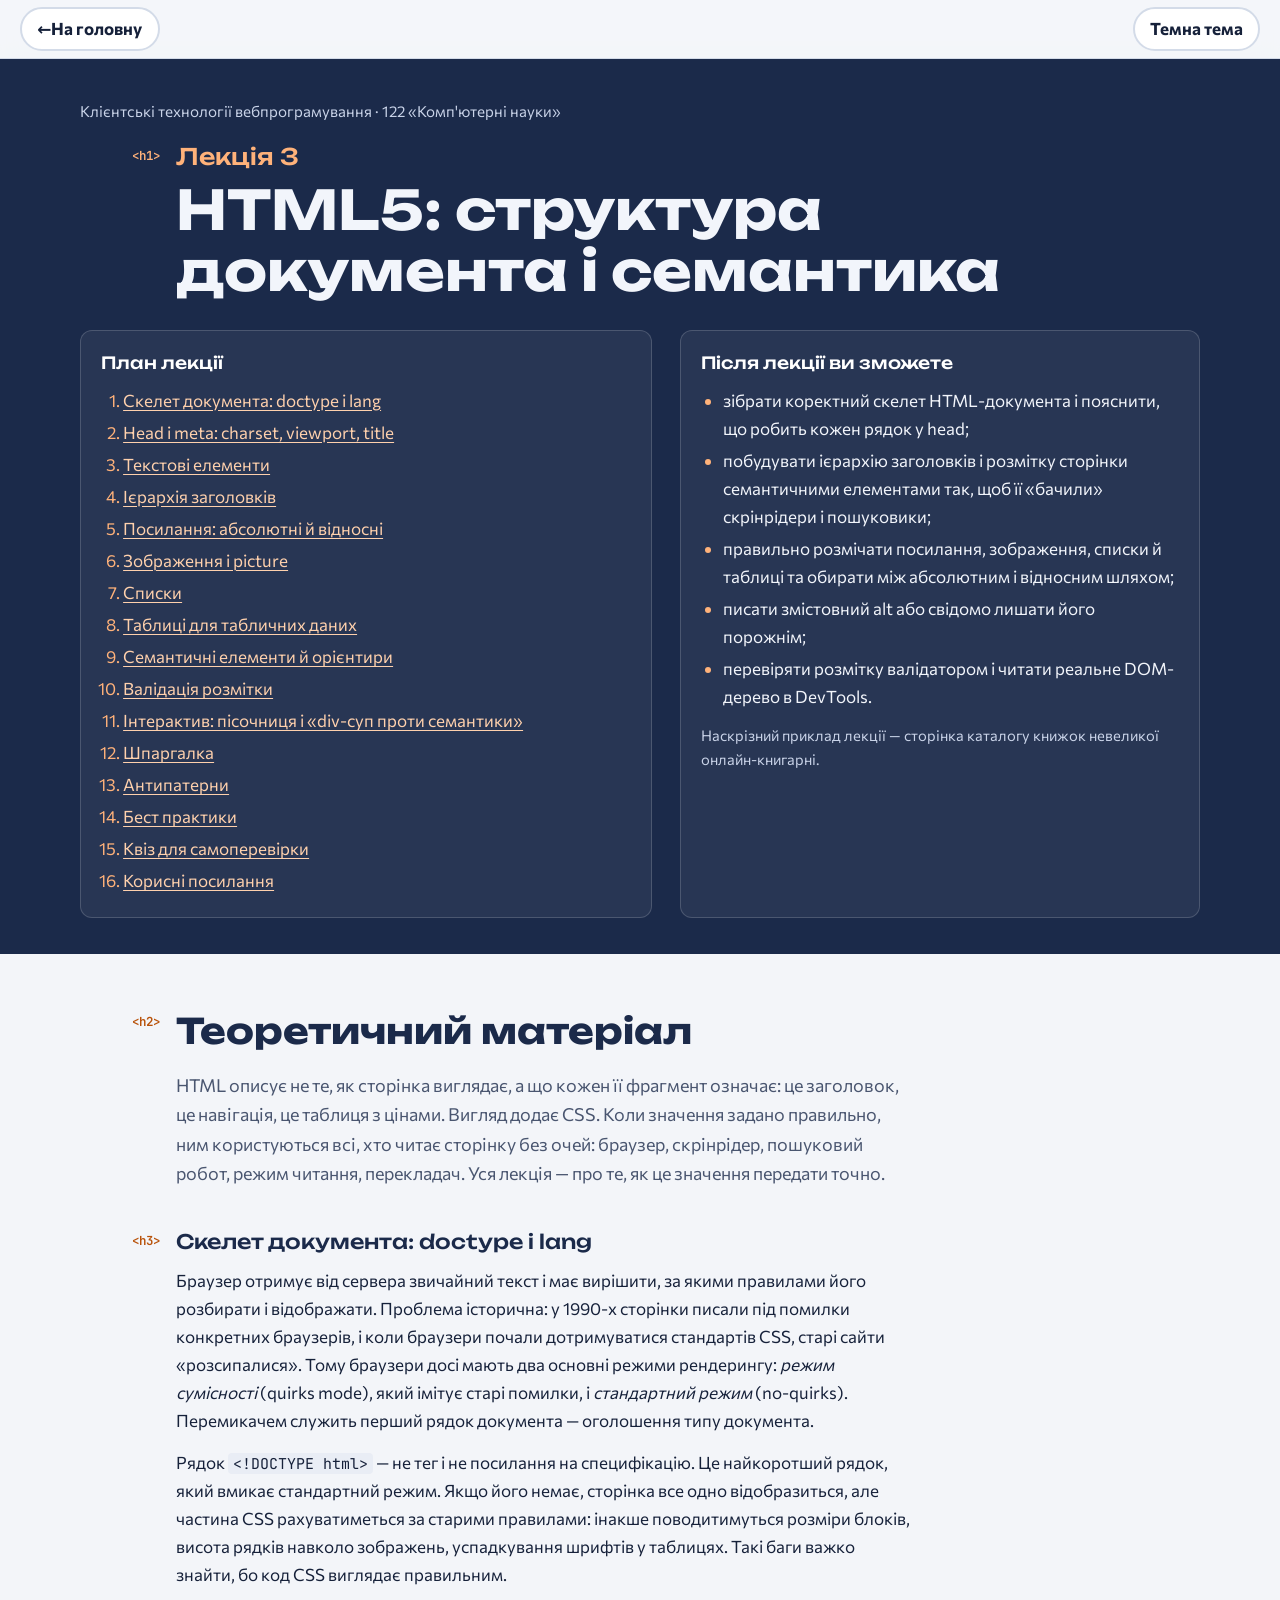
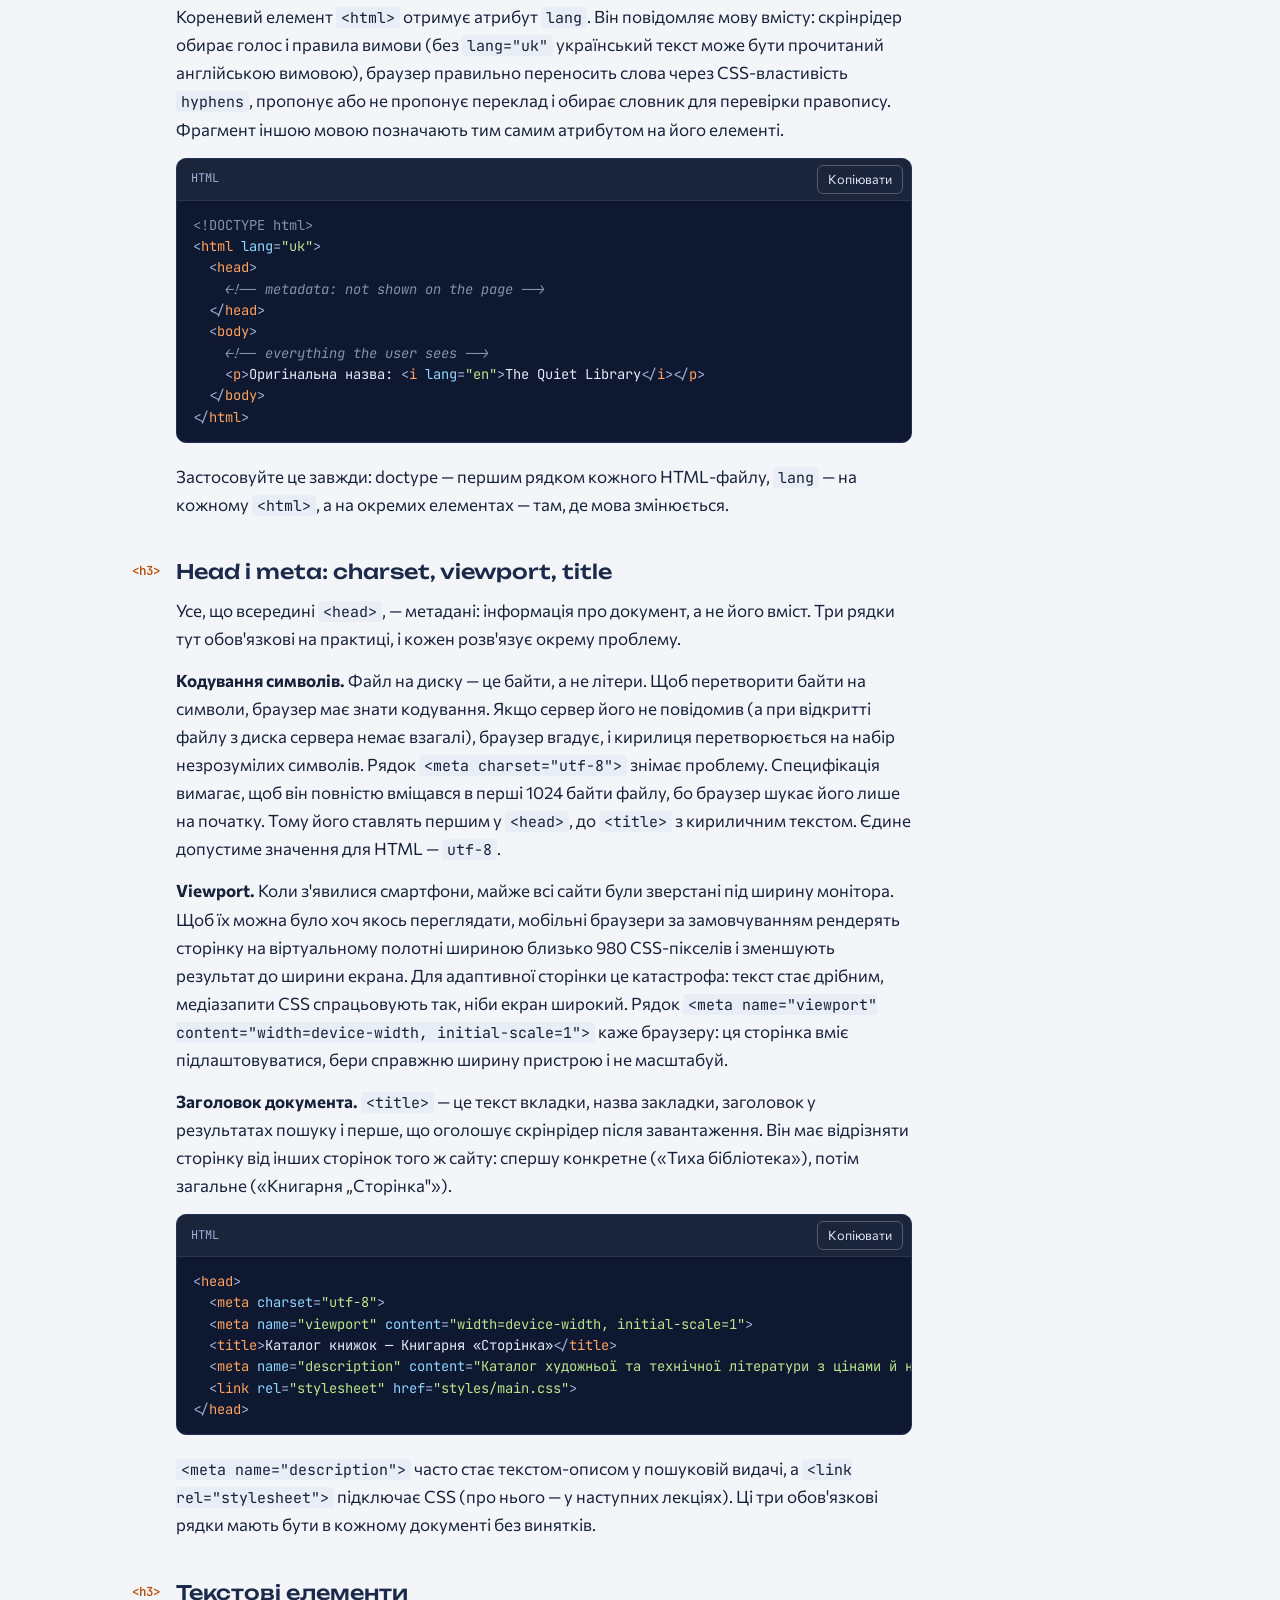
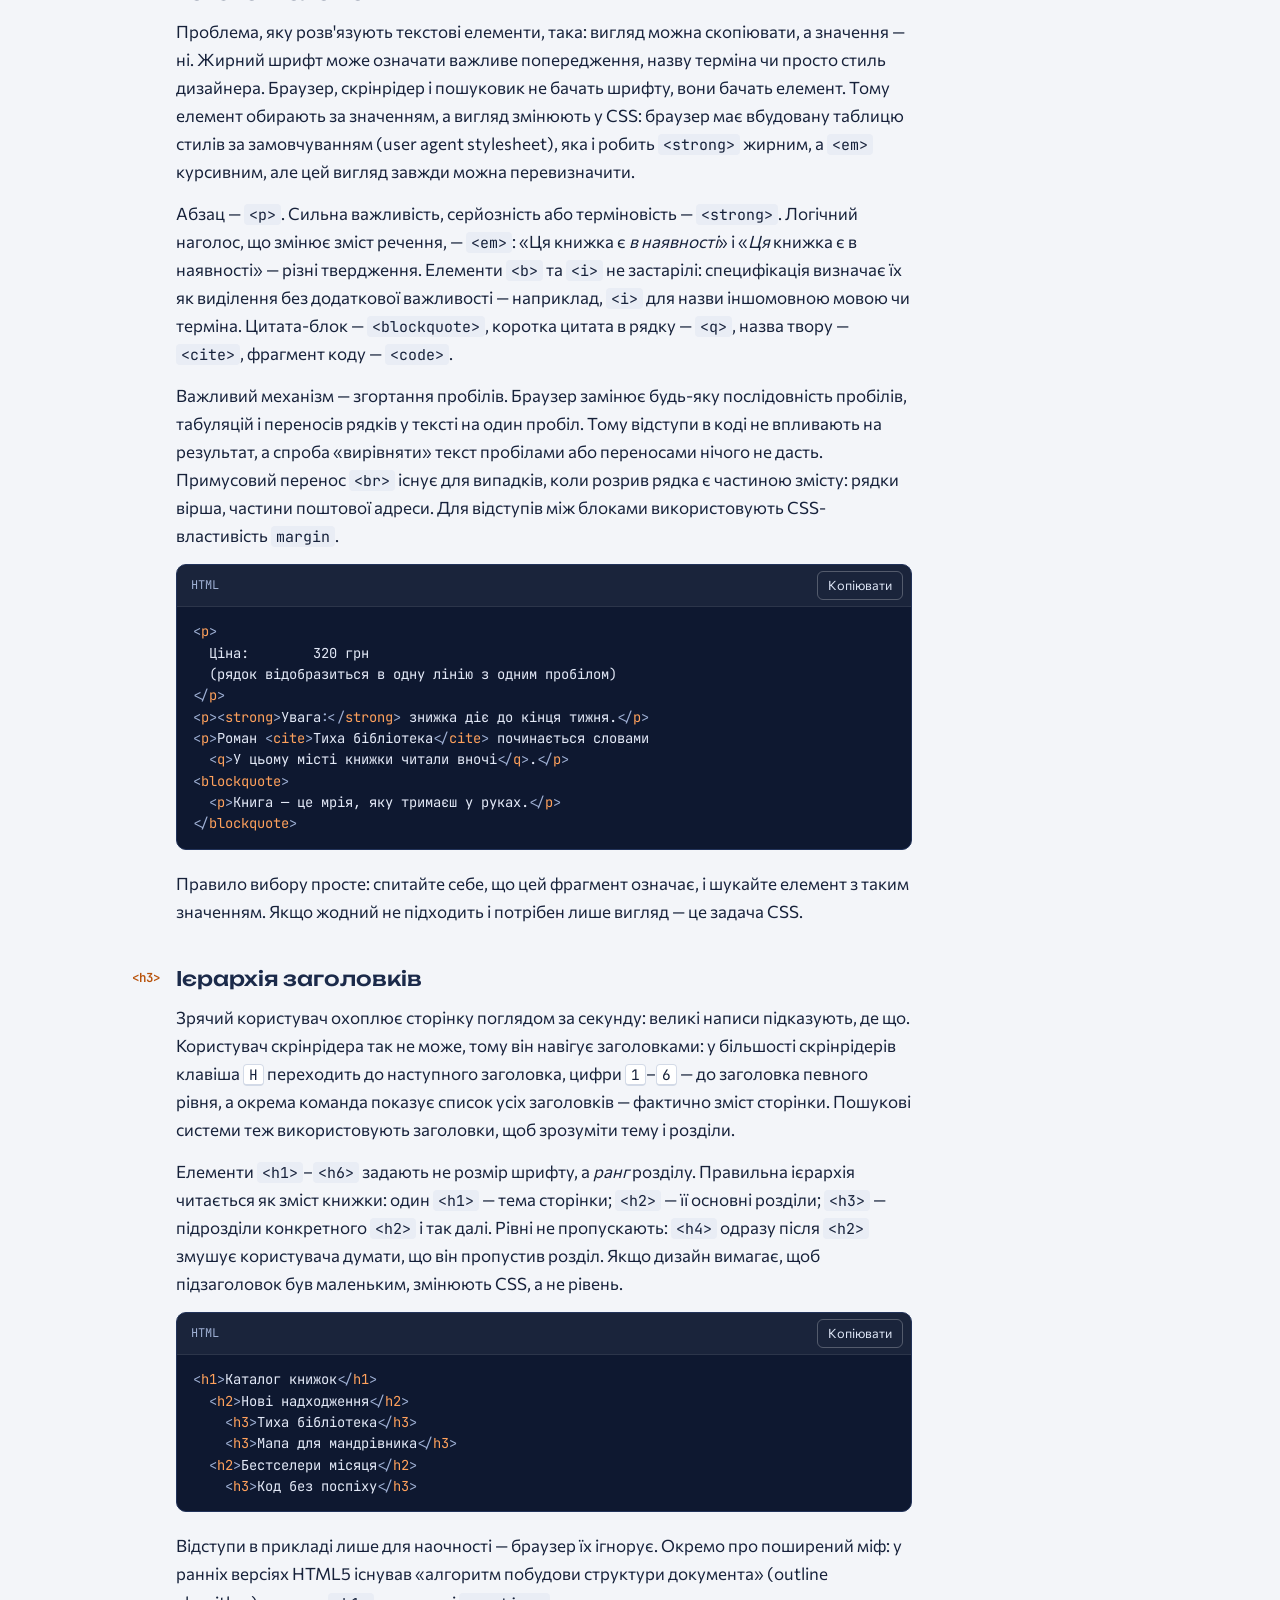
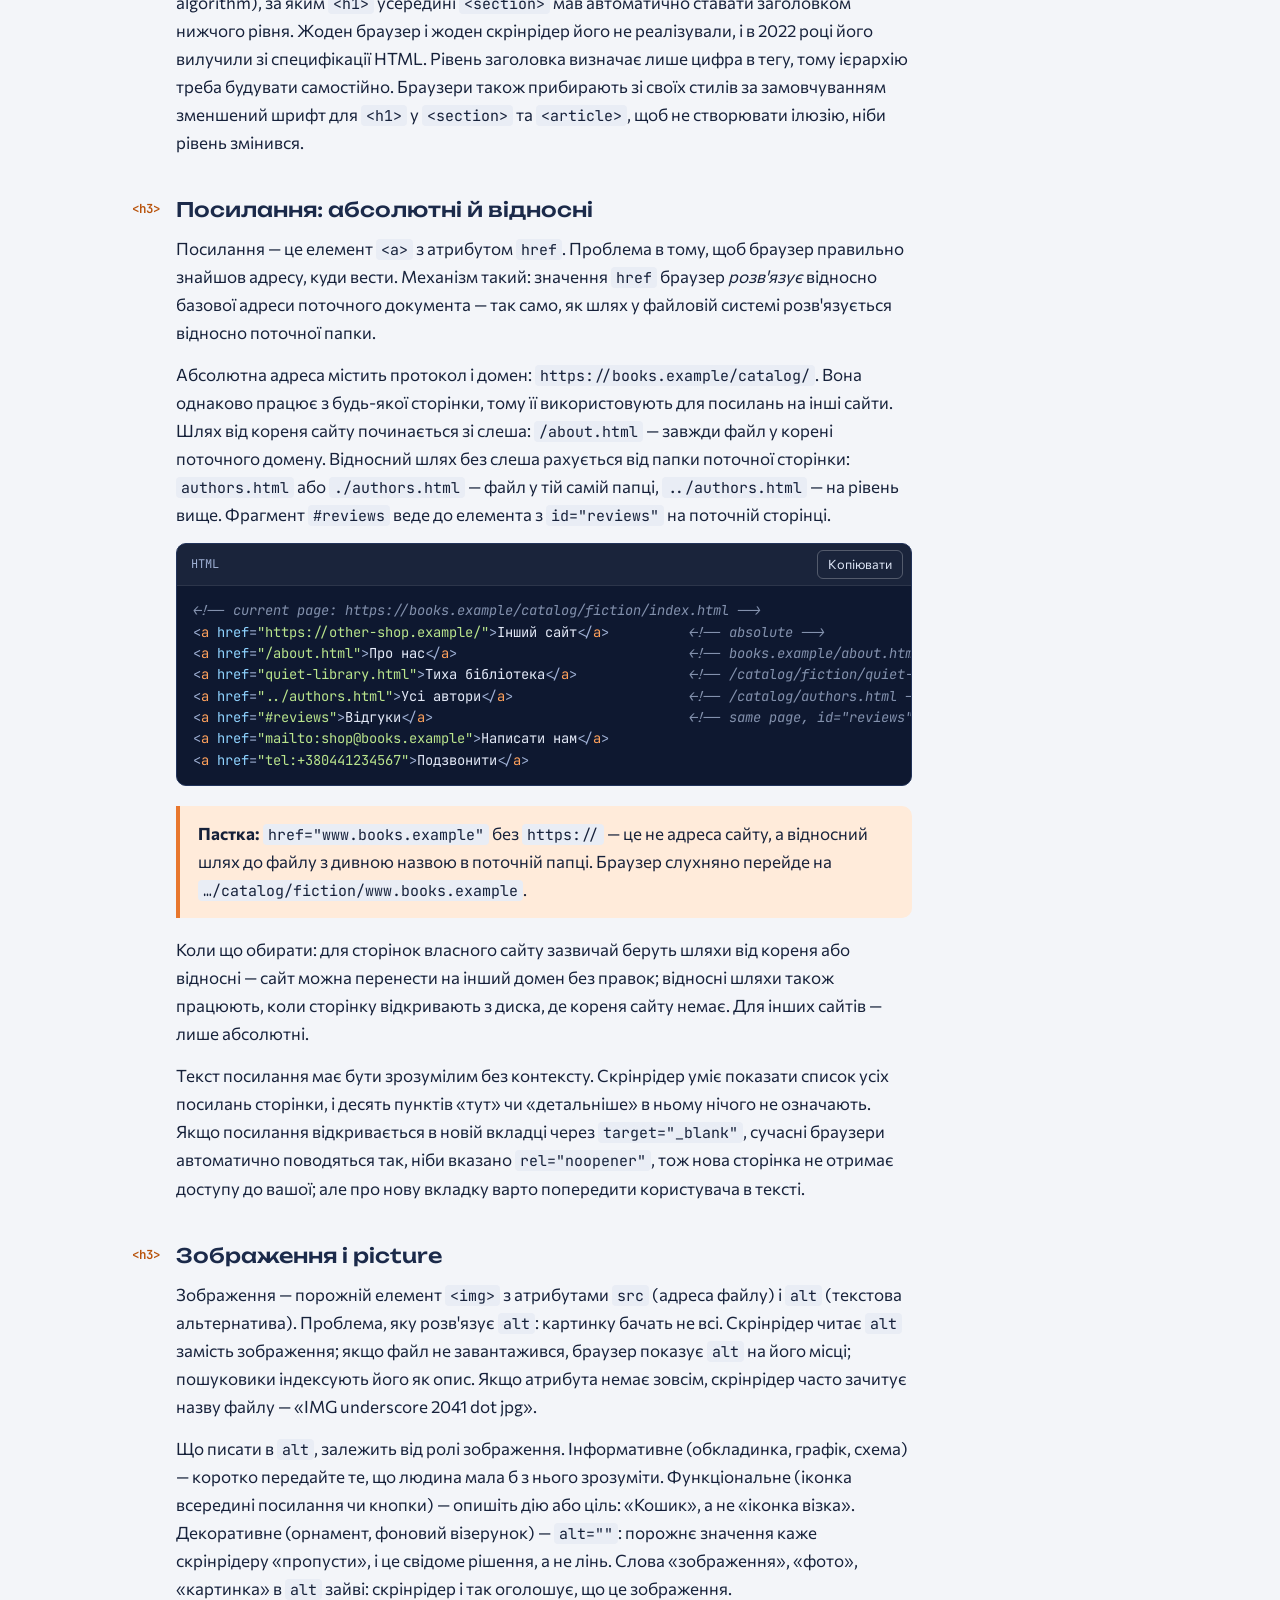
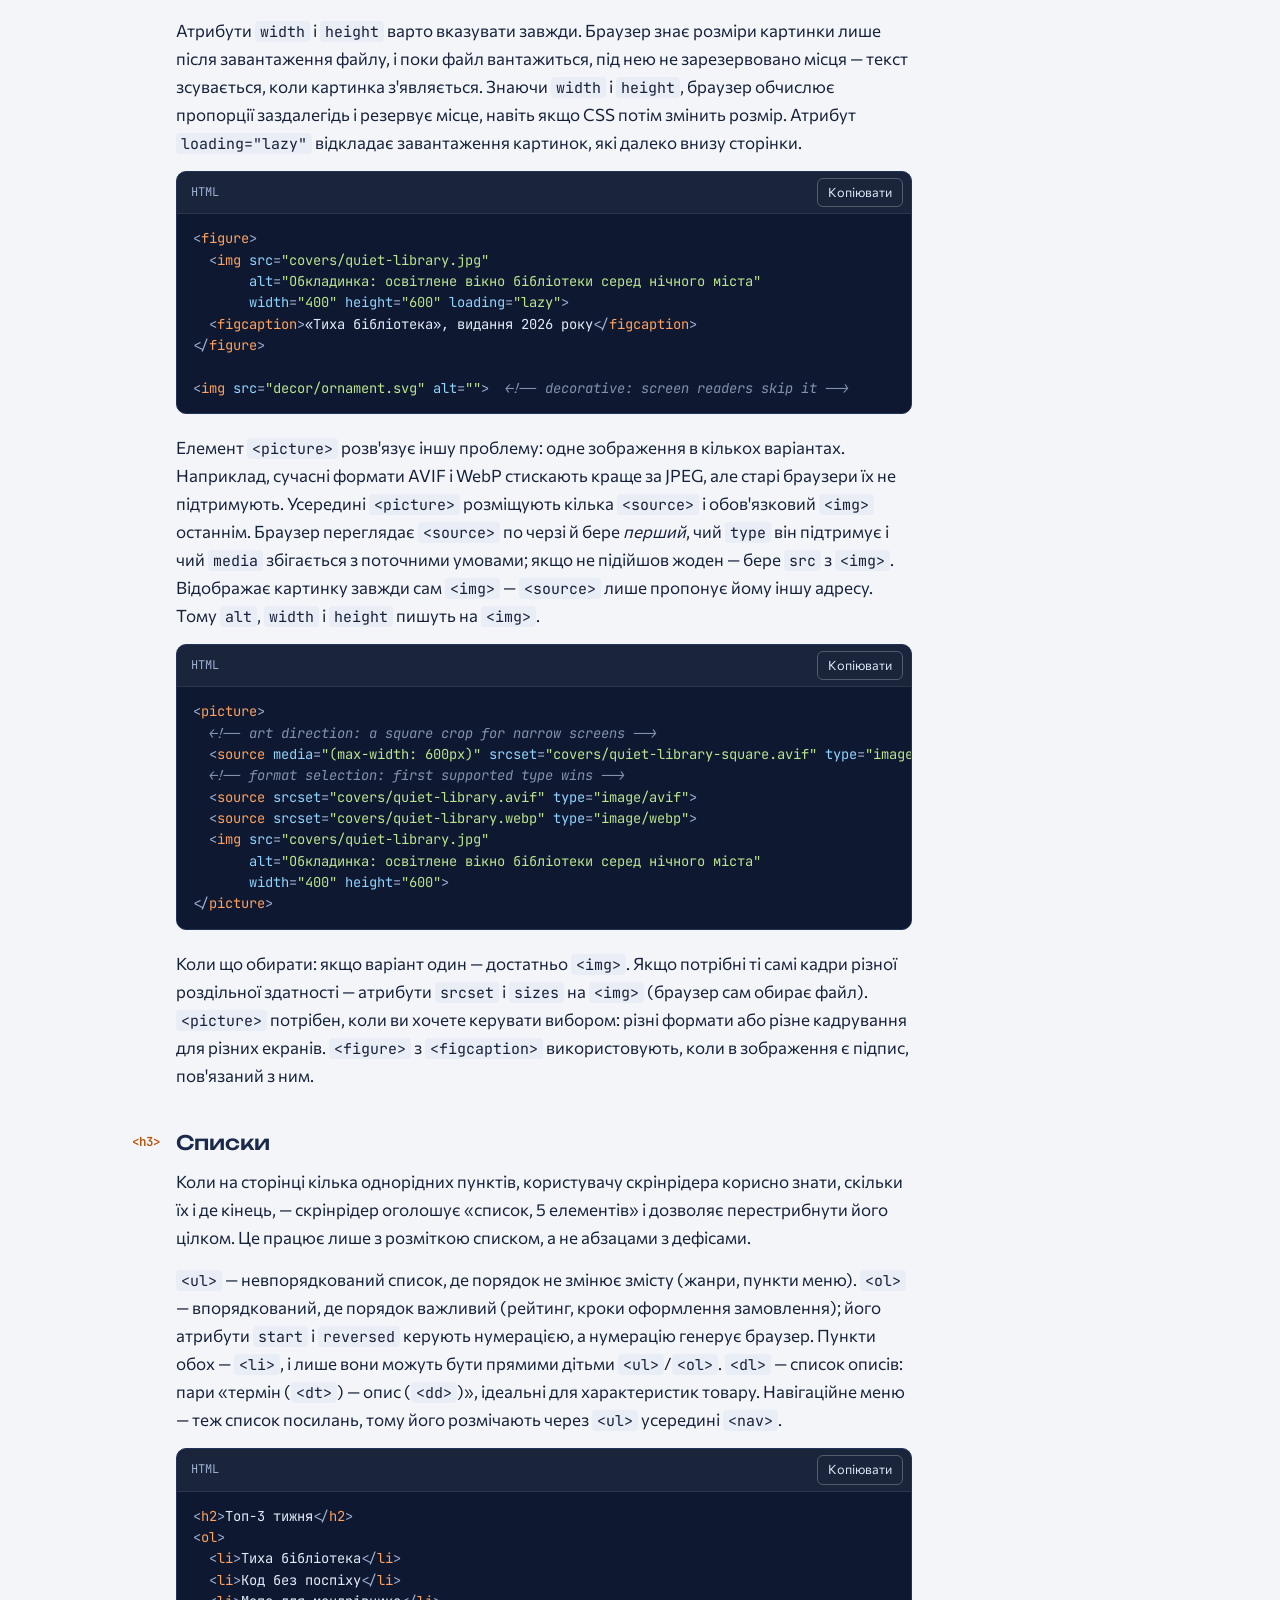
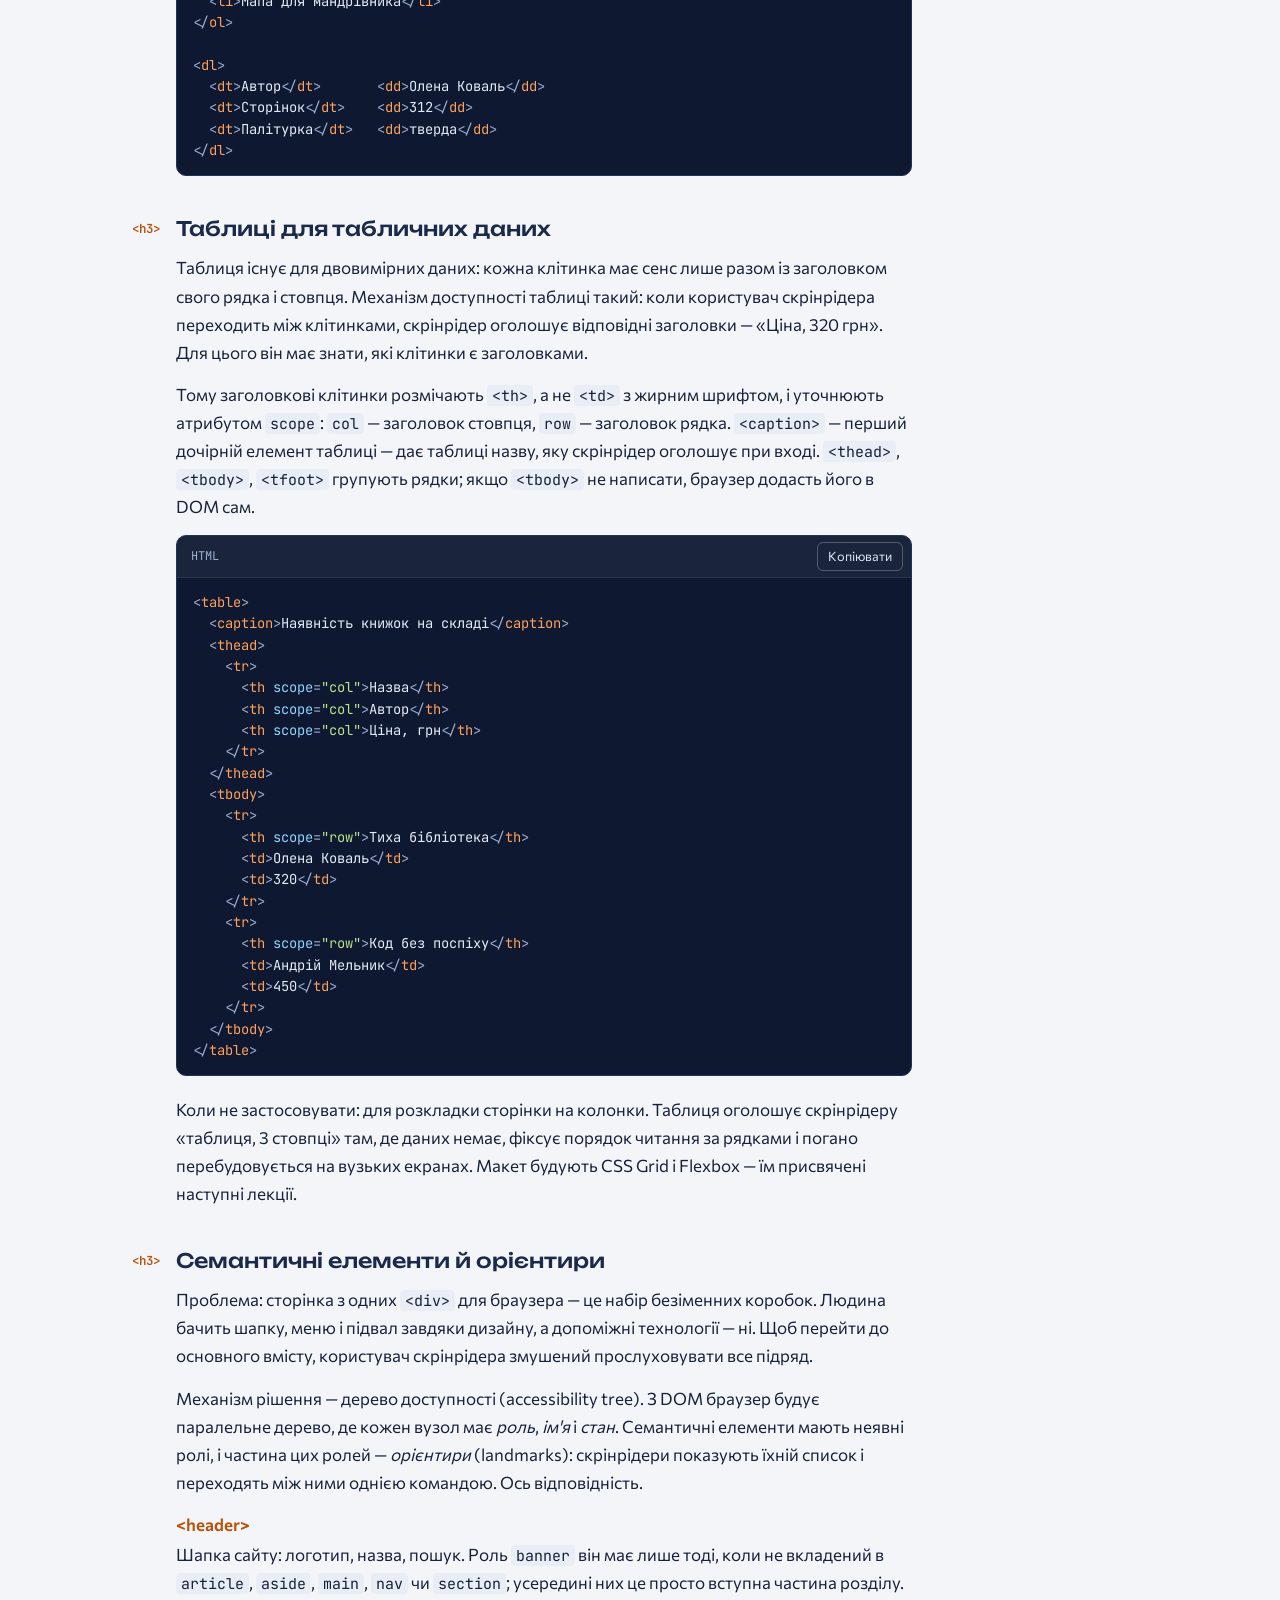
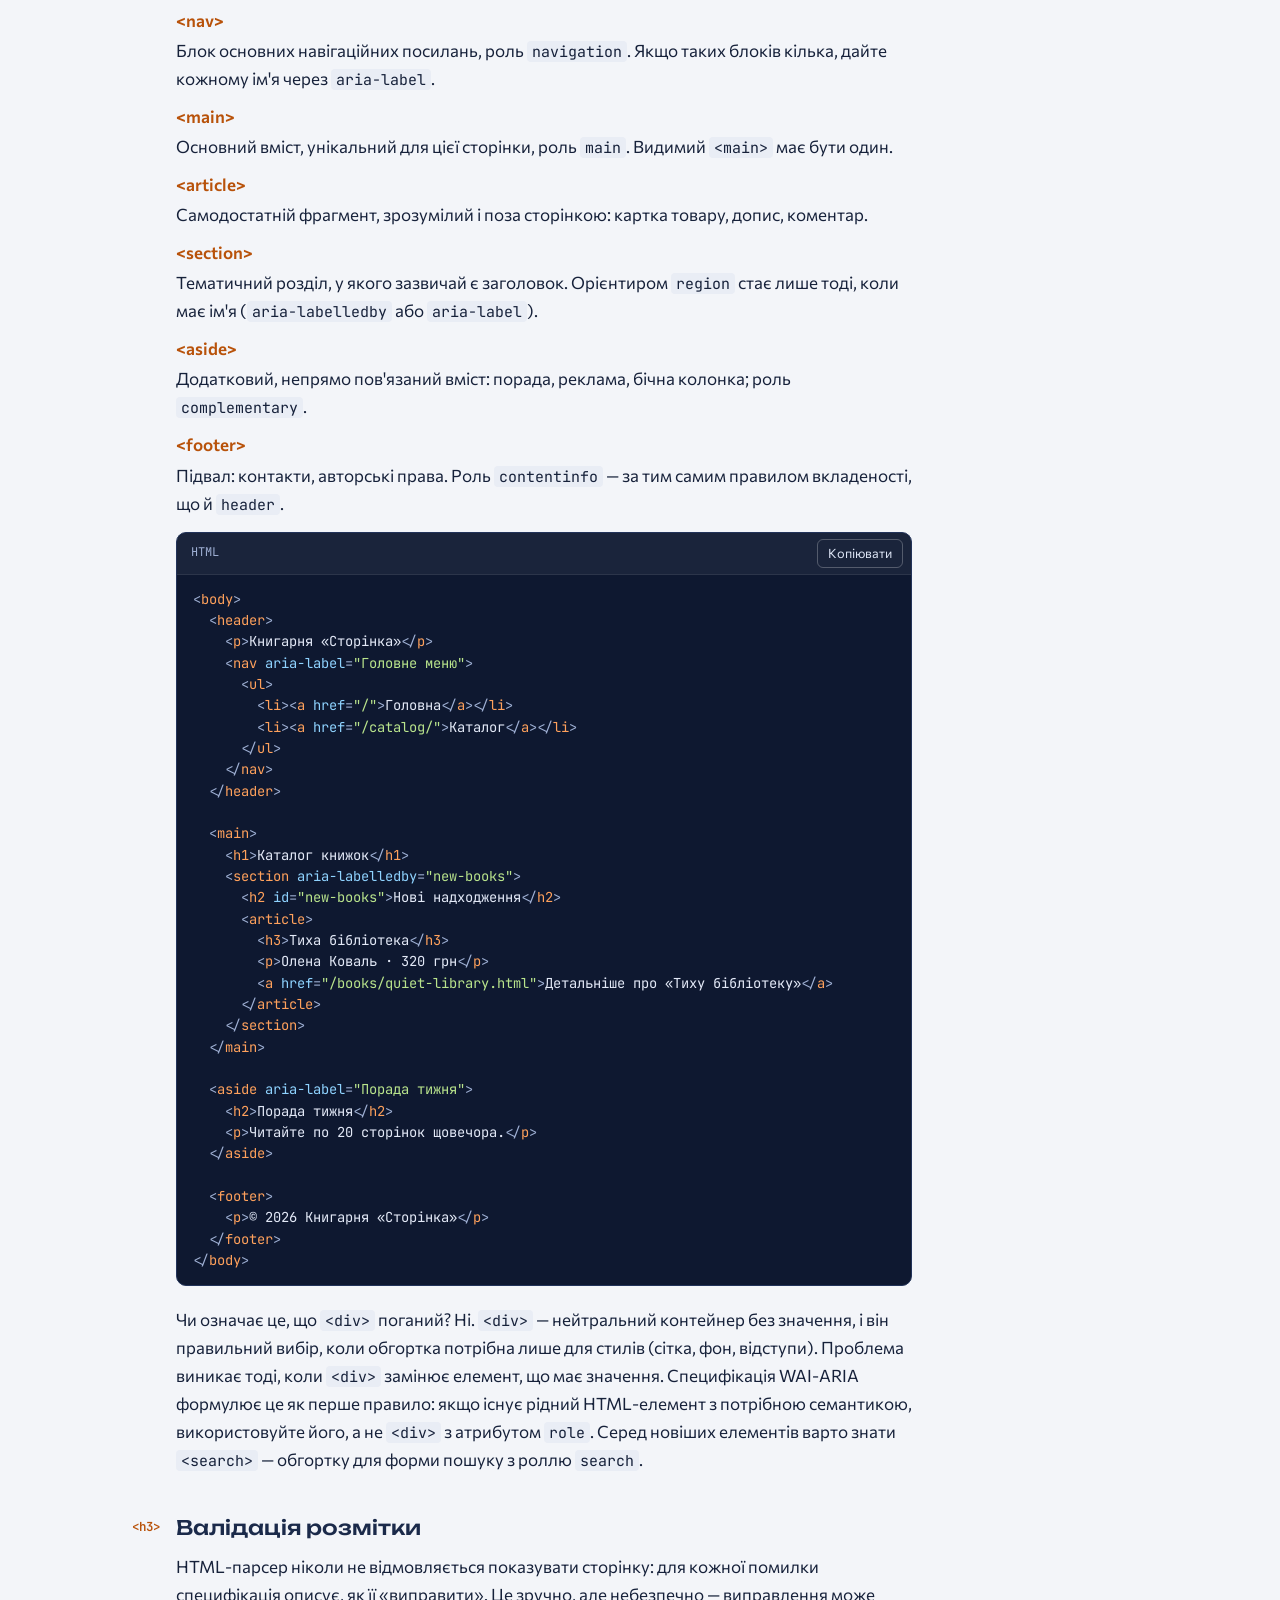
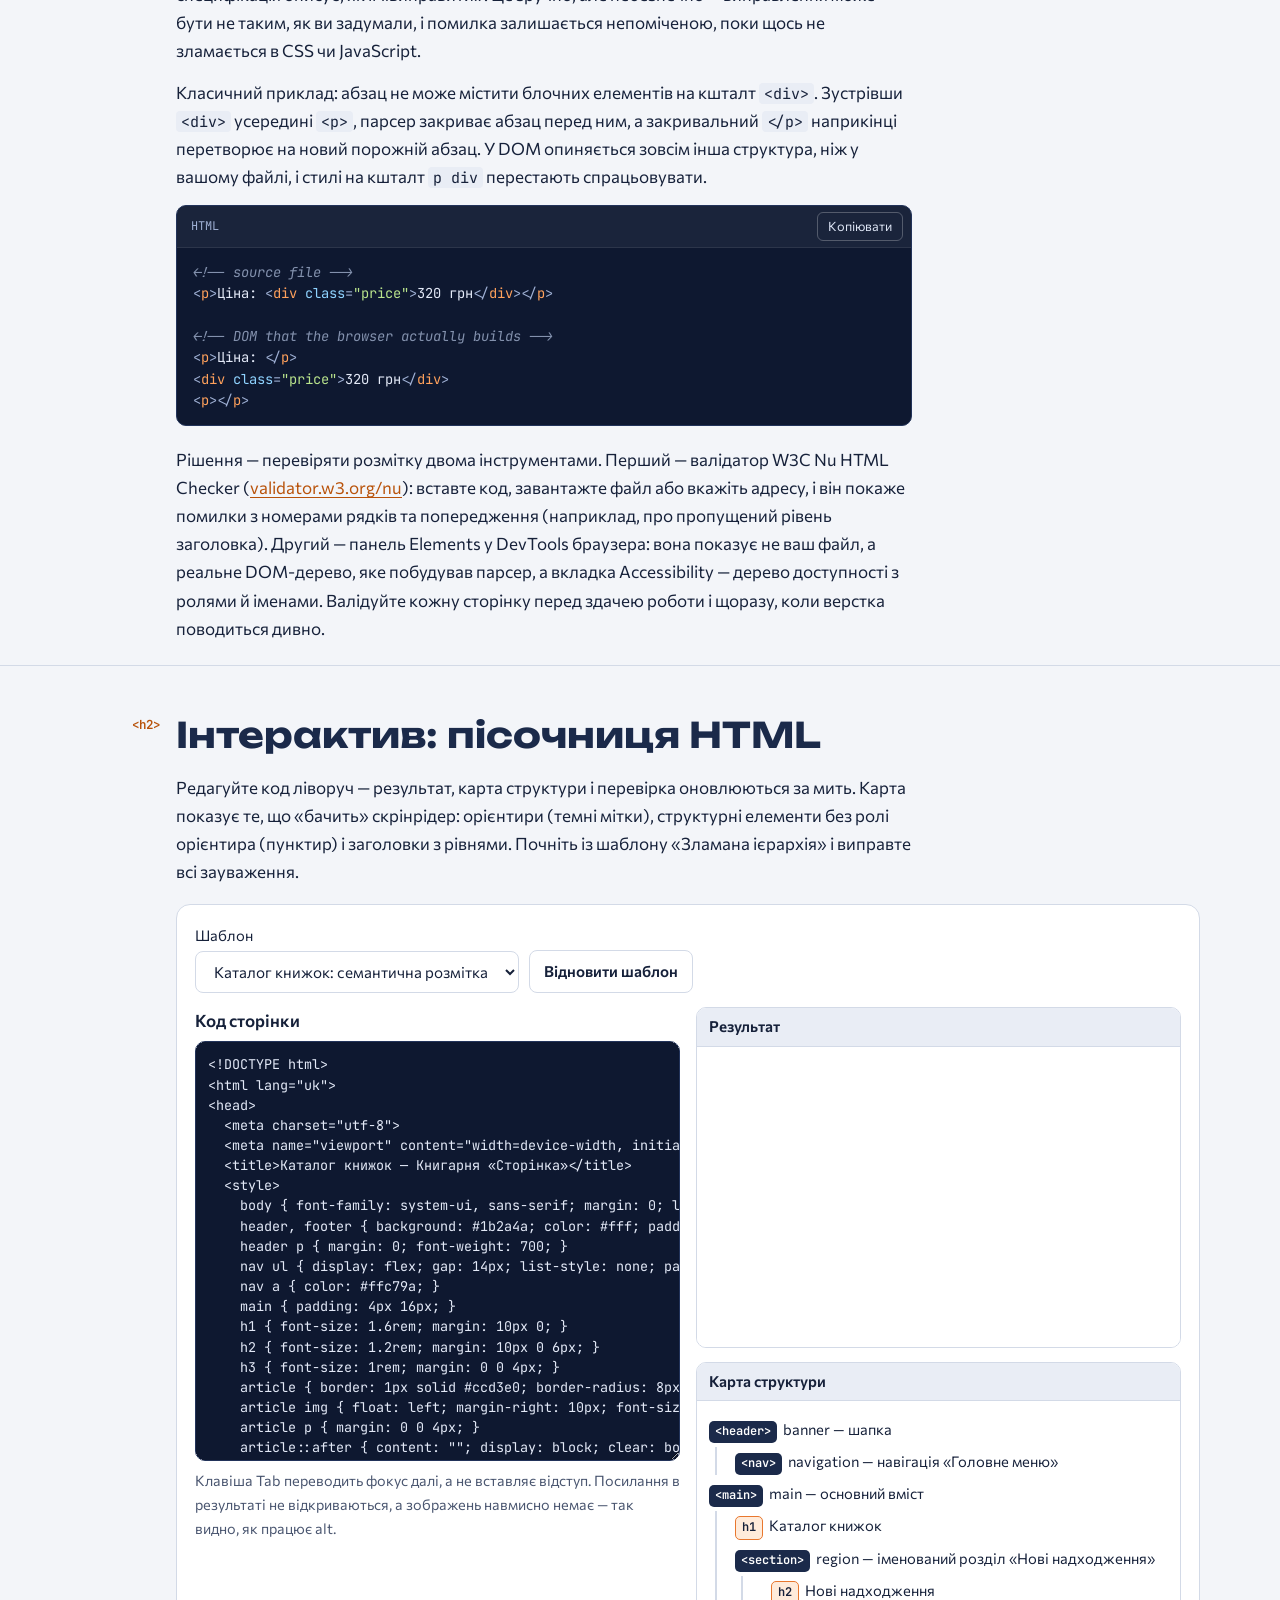
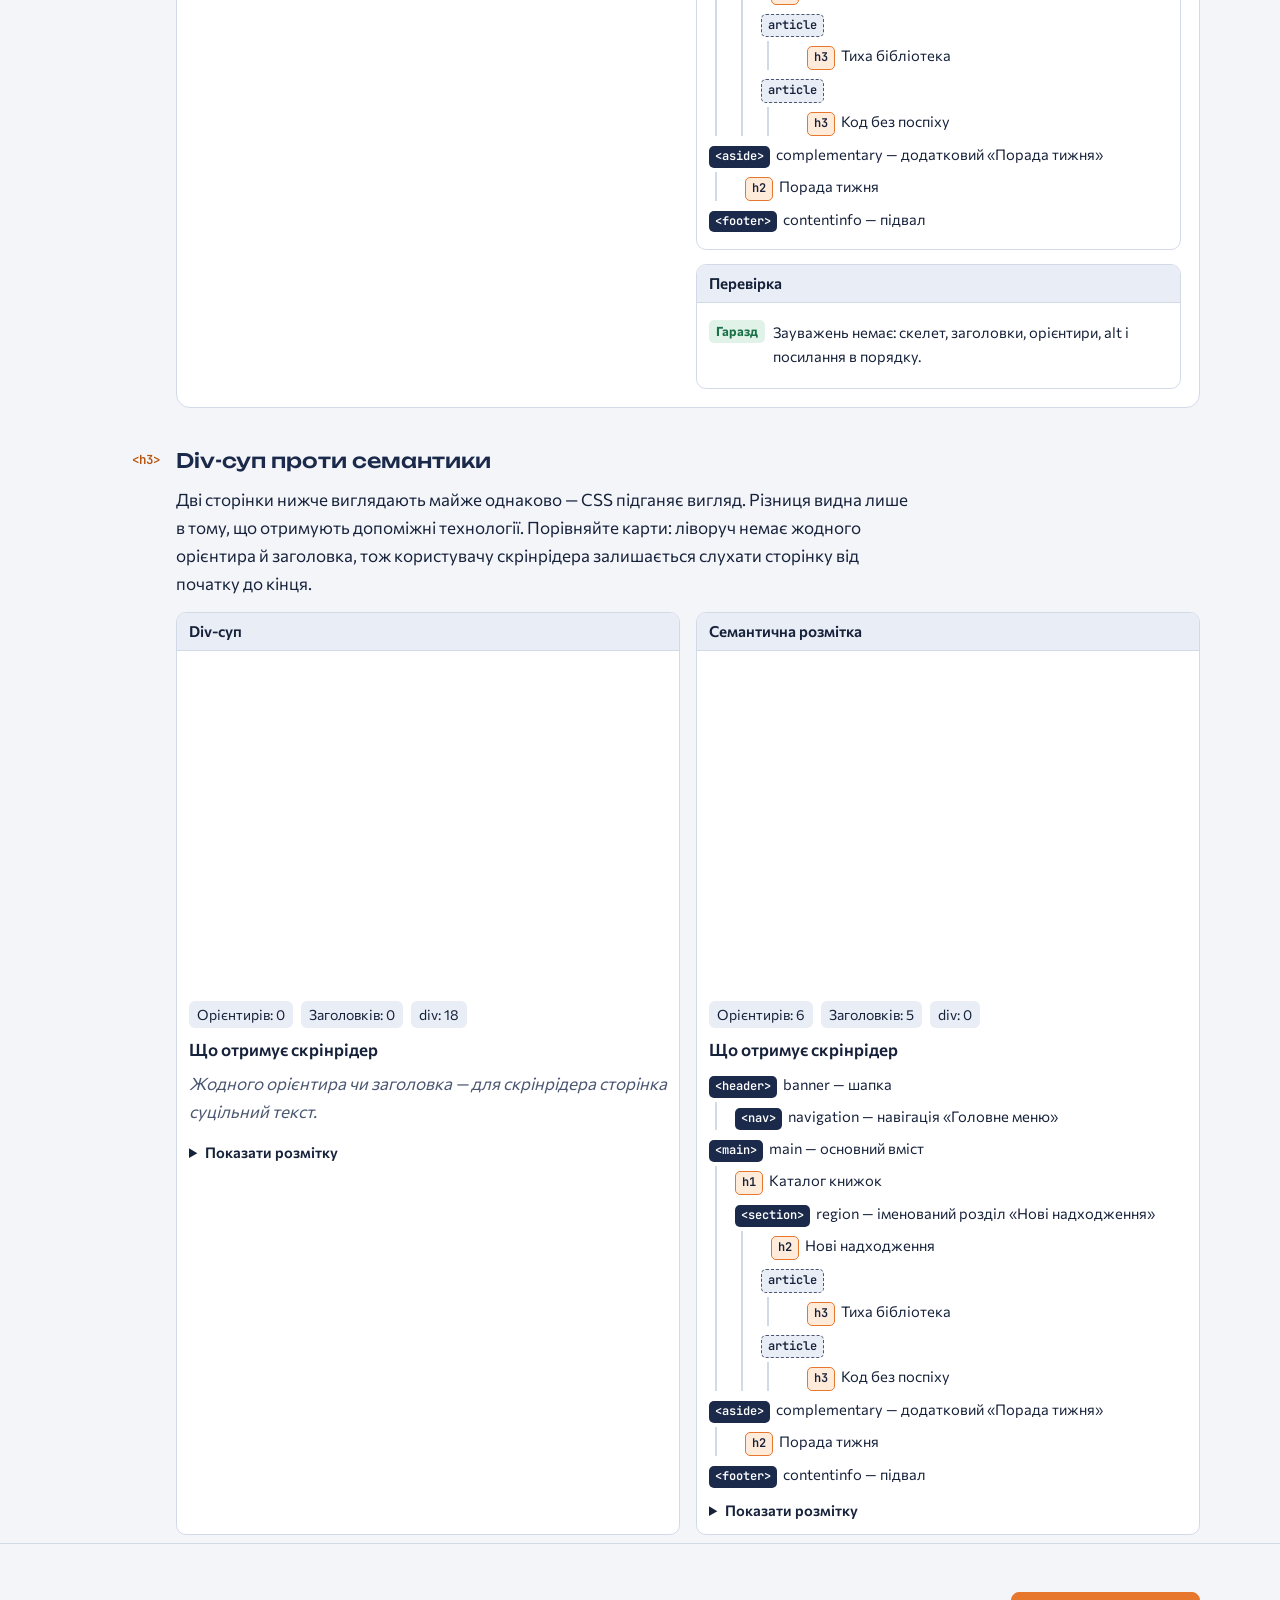
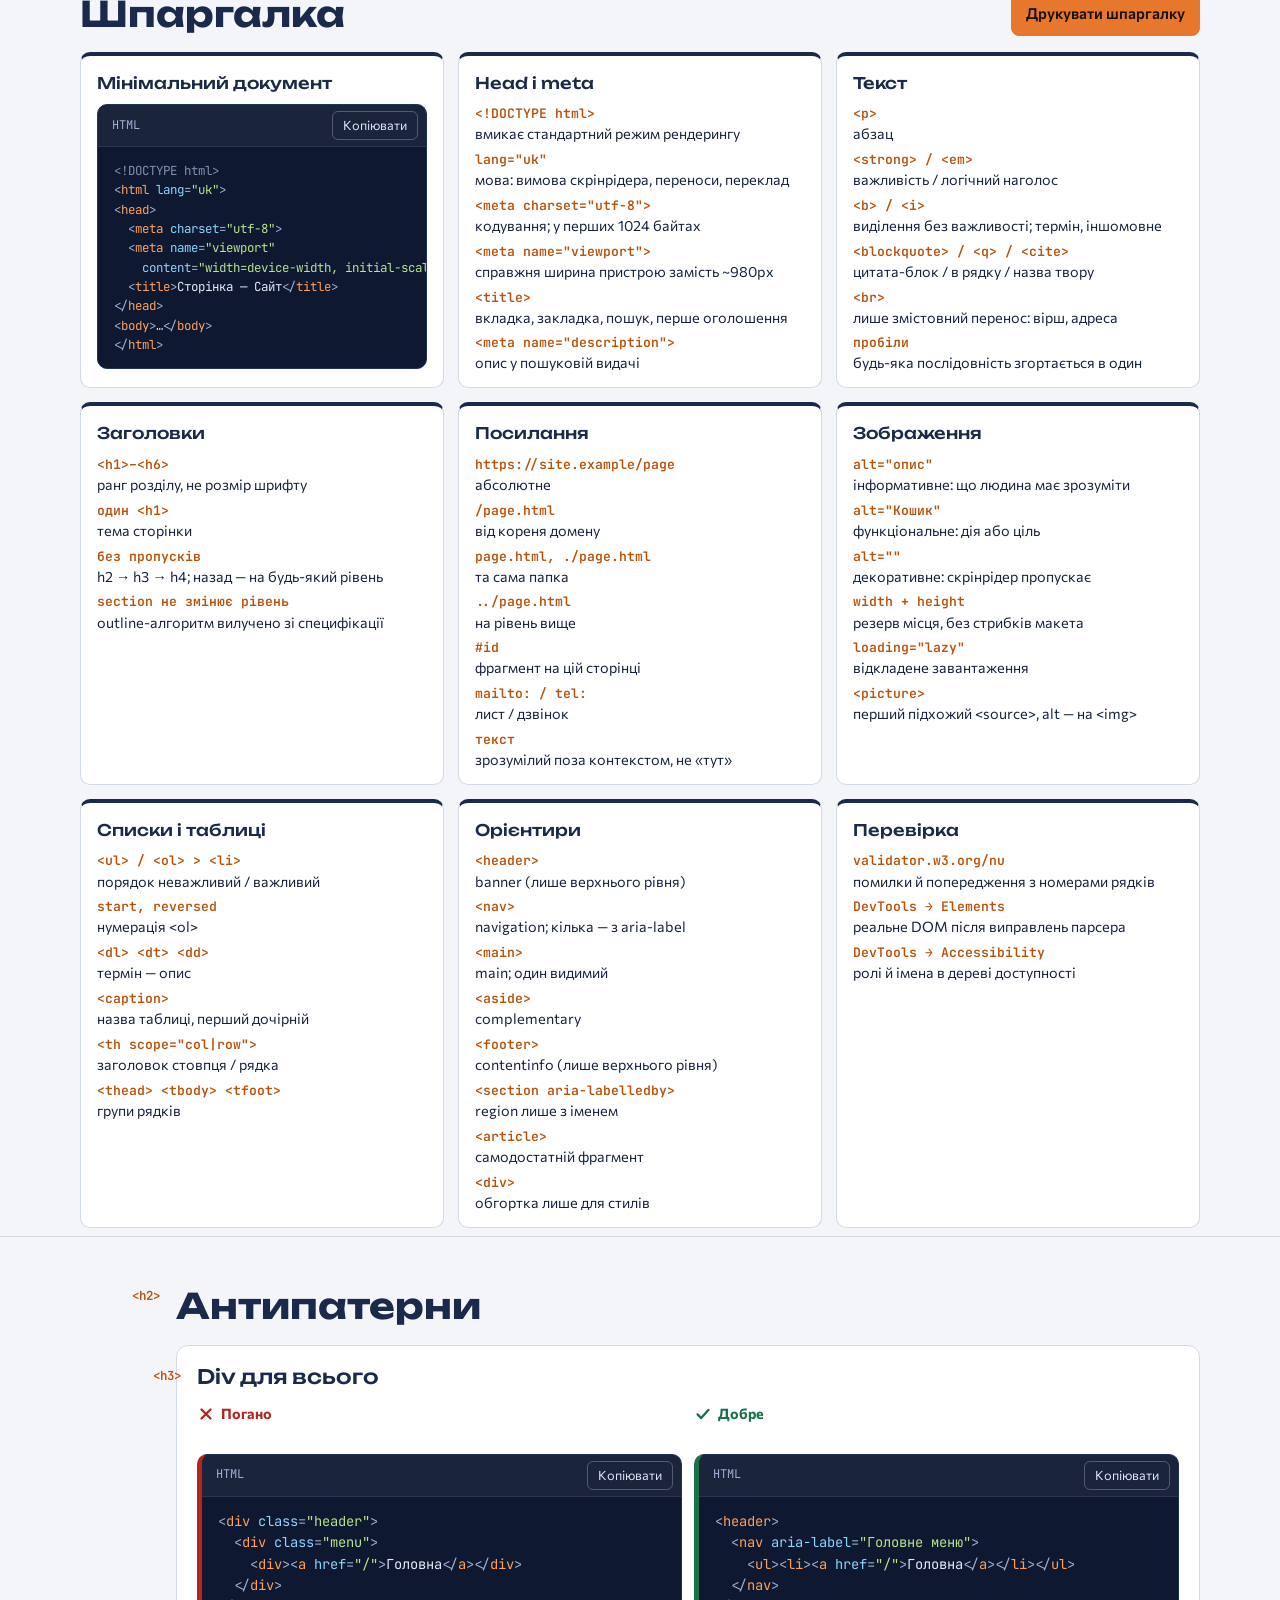
<file: topic-03/lecture-02-html5-structure-semantics.html>
<!DOCTYPE html>
<html lang="uk">
<head>
<meta charset="utf-8">
<meta name="viewport" content="width=device-width, initial-scale=1, viewport-fit=cover">
<script>
try {
  var savedTheme = localStorage.getItem("ctw-theme");
  if (savedTheme === "dark" || savedTheme === "light") document.documentElement.setAttribute("data-theme", savedTheme);
} catch (error) {}
</script>
<title>Лекція 3. HTML5: структура документа і семантика</title>
<meta name="description" content="Лекція дисципліни «Клієнтські технології вебпрограмування»: doctype, head і meta, текстові елементи, заголовки, посилання, зображення, списки, таблиці, семантичні елементи, валідація.">
<link rel="preconnect" href="https://fonts.googleapis.com">
<link rel="preconnect" href="https://fonts.gstatic.com" crossorigin>
<link href="https://fonts.googleapis.com/css2?family=Commissioner:wght@400;500;600;700&family=JetBrains+Mono:wght@400;600&family=Unbounded:wght@500;700&display=swap" rel="stylesheet">
<link rel="stylesheet" href="../styles/course.css">
<style>
:root {
  --bg: #F3F5F9;
  --surface: #FFFFFF;
  --surface-2: #E9EDF5;
  --ink: #16213A;
  --muted: #4A5670;
  --navy: #1B2A4A;
  --accent: #B8520A;
  --accent-strong: #E8772E;
  --accent-soft: #FFEBDA;
  --line: #D3DAE7;
  --good: #1B7248;
  --good-soft: #E1F3E9;
  --bad: #B3261E;
  --bad-soft: #FBE6E4;
  --focus: #E8772E;
  --code-bg: #0E1830;
  --code-ink: #E3E9F7;
  --code-tag: #FFA15C;
  --code-attr: #8FD3FF;
  --code-val: #B9E48C;
  --code-comment: #8391AD;
  --code-punct: #9FB0D4;
  --font-body: "Commissioner", "Segoe UI", Roboto, "Helvetica Neue", Arial, sans-serif;
  --font-display: "Unbounded", "Commissioner", "Segoe UI", Arial, sans-serif;
  --font-mono: "JetBrains Mono", "Cascadia Code", Consolas, "Liberation Mono", monospace;
  --gutter: 0px;
  color-scheme: light;
  box-sizing: border-box;
  padding-top: env(safe-area-inset-top, 0px);
  padding-bottom: env(safe-area-inset-bottom, 0px);
}
@media (prefers-color-scheme: dark) {
  :root:not([data-theme="light"]) {
    --bg: #0D1526;
    --surface: #15213A;
    --surface-2: #1C2B49;
    --ink: #E6EBF5;
    --muted: #A9B4CA;
    --navy: #A9C1F0;
    --accent: #FF9E57;
    --accent-strong: #FF9E57;
    --accent-soft: #3A2616;
    --line: #2B3B5C;
    --good: #6AD39B;
    --good-soft: #13301F;
    --bad: #FF8F85;
    --bad-soft: #3A1A18;
    --focus: #FF9E57;
    --code-bg: #0A1122;
    color-scheme: dark;
  }
}
:root[data-theme="dark"] {
  --bg: #0D1526;
  --surface: #15213A;
  --surface-2: #1C2B49;
  --ink: #E6EBF5;
  --muted: #A9B4CA;
  --navy: #A9C1F0;
  --accent: #FF9E57;
  --accent-strong: #FF9E57;
  --accent-soft: #3A2616;
  --line: #2B3B5C;
  --good: #6AD39B;
  --good-soft: #13301F;
  --bad: #FF8F85;
  --bad-soft: #3A1A18;
  --focus: #FF9E57;
  --code-bg: #0A1122;
  color-scheme: dark;
}
html { scroll-padding-top: env(safe-area-inset-top, 0px); scroll-behavior: smooth; }
@media (prefers-reduced-motion: reduce) { html { scroll-behavior: auto; } * { transition: none !important; animation: none !important; } }
*, *::before, *::after { box-sizing: inherit; }
body {
  margin: 0;
  background: var(--bg);
  color: var(--ink);
  font-family: var(--font-body);
  font-size: 1.0625rem;
  line-height: 1.65;
  -webkit-text-size-adjust: 100%;
}
img, svg, iframe { max-width: 100%; }
a { color: var(--accent); text-underline-offset: 0.18em; }
a:hover { text-decoration-thickness: 2px; }
:focus-visible { outline: 3px solid var(--focus); outline-offset: 2px; border-radius: 4px; }
.skip-link { position: absolute; left: 12px; top: -60px; background: var(--navy); color: var(--surface); padding: 8px 14px; border-radius: 6px; z-index: 10; }
.skip-link:focus { top: 12px; }
.visually-hidden { position: absolute !important; width: 1px; height: 1px; overflow: hidden; clip: rect(0 0 0 0); white-space: nowrap; }

/* ---------- layout ---------- */
.wrap { width: min(1120px, 100% - 32px); margin-inline: auto; }
.prose { max-width: 46rem; }
@media (min-width: 1000px) {
  :root { --gutter: 96px; }
  .doc { padding-left: var(--gutter); }
}

.ap-list > *, .ap-pair > *, .demo-grid > *, .compare-grid > *, .cs-grid > *, .hero-grid > * { min-width: 0; }

/* ---------- page tag markers: the page shows its own markup ---------- */
.tagged { position: relative; }
.tagged::before {
  content: attr(data-tag);
  content: attr(data-tag) / "";
  display: block;
  font-family: var(--font-mono);
  font-size: 0.78rem;
  font-weight: 600;
  letter-spacing: 0;
  color: var(--accent);
  margin-bottom: 4px;
}
@media (min-width: 1000px) {
  .tagged::before {
    position: absolute;
    left: calc(-1 * var(--gutter));
    top: 0.35em;
    width: calc(var(--gutter) - 16px);
    text-align: right;
    margin: 0;
  }
}

/* ---------- hero ---------- */
.site-header { background: var(--navy); color: #F2F5FB; padding: 40px 0 36px; }
@media (prefers-color-scheme: dark) { :root:not([data-theme="light"]) .site-header { background: #111D35; } }
:root[data-theme="dark"] .site-header { background: #111D35; }
.site-header .course { margin: 0 0 20px; font-size: 0.95rem; color: #C9D3E8; }
.site-header h1 {
  font-family: var(--font-display);
  font-weight: 700;
  font-size: clamp(1.9rem, 1.2rem + 3.2vw, 3.4rem);
  line-height: 1.12;
  margin: 0 0 12px;
  max-width: 20ch;
}
.site-header h1 .lecture-no { display: block; font-size: 0.42em; font-weight: 500; color: #FFB27A; margin-bottom: 10px; }
.site-header .tagged::before { color: #FFB27A; }
.hero-grid { display: grid; gap: 28px; margin-top: 28px; }
@media (min-width: 860px) { .hero-grid { grid-template-columns: 1.1fr 1fr; } }
.hero-card { background: rgba(255,255,255,0.06); border: 1px solid rgba(255,255,255,0.16); border-radius: 12px; padding: 18px 20px; }
.hero-card h2 { font-family: var(--font-display); font-weight: 500; font-size: 1.05rem; margin: 0 0 10px; color: #FFFFFF; }
.hero-card ol, .hero-card ul { margin: 0; padding-left: 1.3em; }
.hero-card li { margin: 4px 0; }
.hero-card a { color: #FFD1AD; }
.hero-card li::marker { color: #FFB27A; }

/* ---------- sections ---------- */
main { padding: 8px 0 48px; }
.block { padding: 48px 0 8px; border-bottom: 1px solid var(--line); }
.block:last-child { border-bottom: 0; }
.block > .wrap > h2, .block h2.section-title {
  font-family: var(--font-display);
  font-weight: 700;
  font-size: clamp(1.5rem, 1.1rem + 1.6vw, 2.2rem);
  line-height: 1.2;
  margin: 0 0 18px;
  color: var(--navy);
}
.doc h3 { font-family: var(--font-display); font-weight: 500; font-size: 1.25rem; line-height: 1.3; margin: 40px 0 12px; color: var(--navy); }
.doc h4 { font-size: 1.05rem; margin: 24px 0 8px; }
.doc p { margin: 0 0 14px; }
.lead { font-size: 1.12rem; color: var(--muted); }
.steps { margin: 6px 0 14px; }
.steps dt { font-weight: 600; color: var(--accent); margin-top: 10px; }
.steps dd { margin: 2px 0 0; }
code:not(pre code) { font-family: var(--font-mono); font-size: 0.88em; background: var(--surface-2); padding: 1px 5px; border-radius: 4px; overflow-wrap: anywhere; }
kbd { font-family: var(--font-mono); font-size: 0.85em; border: 1px solid var(--line); border-bottom-width: 2px; border-radius: 4px; padding: 0 5px; background: var(--surface); }
.callout { background: var(--accent-soft); border-left: 4px solid var(--accent-strong); border-radius: 0 10px 10px 0; padding: 14px 18px; margin: 18px 0; }
.callout p:last-child { margin-bottom: 0; }
.callout strong { color: var(--ink); }

/* ---------- code blocks ---------- */
.code { margin: 14px 0 20px; border-radius: 10px; overflow: hidden; background: var(--code-bg); border: 1px solid #22335A; }
.code-bar { display: flex; justify-content: space-between; align-items: center; gap: 8px; padding: 6px 8px 6px 14px; background: rgba(255,255,255,0.05); border-bottom: 1px solid rgba(255,255,255,0.08); }
.code-lang { font-family: var(--font-mono); font-size: 0.75rem; color: var(--code-punct); }
.copy-btn { font: inherit; font-size: 0.8rem; background: transparent; color: #DDE5F5; border: 1px solid rgba(255,255,255,0.25); border-radius: 6px; padding: 3px 10px; cursor: pointer; }
.copy-btn:hover { background: rgba(255,255,255,0.1); }
.code pre { margin: 0; padding: 14px 16px; overflow-x: auto; }
pre { font-family: var(--font-mono); font-size: 0.86rem; line-height: 1.55; color: var(--code-ink); tab-size: 2; }
pre code { font-family: inherit; }
.t-tag { color: var(--code-tag); }
.t-attr { color: var(--code-attr); }
.t-val { color: var(--code-val); }
.t-com { color: var(--code-comment); font-style: italic; }
.t-punct { color: var(--code-punct); }
.t-doctype { color: var(--code-comment); }
.t-prop { color: var(--code-attr); }
.t-sel { color: var(--code-tag); }

/* ---------- demo ---------- */
.demo-shell { background: var(--surface); border: 1px solid var(--line); border-radius: 14px; padding: 18px; margin: 18px 0 30px; }
.demo-controls { display: flex; flex-wrap: wrap; gap: 10px; align-items: end; margin-bottom: 14px; }
.field { display: flex; flex-direction: column; gap: 4px; font-size: 0.92rem; }
select, .btn {
  font: inherit; font-size: 0.95rem; border-radius: 8px; padding: 8px 14px; min-height: 42px;
  border: 1px solid var(--line); background: var(--surface); color: var(--ink);
}
.btn { cursor: pointer; font-weight: 600; }
.btn-primary { background: var(--navy); color: var(--surface); border-color: var(--navy); }
.btn-accent { background: var(--accent-strong); color: #1B1206; border-color: var(--accent-strong); }
.btn:disabled { opacity: 0.5; cursor: not-allowed; }
.demo-grid { display: grid; gap: 16px; }
@media (min-width: 980px) { .demo-grid { grid-template-columns: 1fr 1fr; } }
.editor-label { display: block; font-weight: 600; margin-bottom: 6px; }
textarea.editor {
  width: 100%; min-height: 420px; resize: vertical;
  font-family: var(--font-mono); font-size: 0.84rem; line-height: 1.5;
  background: var(--code-bg); color: var(--code-ink); border: 1px solid #22335A; border-radius: 10px; padding: 12px;
  tab-size: 2; white-space: pre; overflow: auto;
}
.pane { border: 1px solid var(--line); border-radius: 10px; overflow: hidden; background: var(--surface); }
.doc .pane-title, .pane-title { margin: 0; font-family: var(--font-body); line-height: 1.4; color: var(--ink); font-size: 0.95rem; font-weight: 600; padding: 8px 12px; background: var(--surface-2); border-bottom: 1px solid var(--line); }
.pane iframe { display: block; width: 100%; height: 300px; border: 0; background: #FFFFFF; }
.pane-body { padding: 10px 12px 12px; overflow-x: auto; }
.outline, .outline ul { list-style: none; margin: 0; padding: 0; }
.outline ul { padding-left: 18px; border-left: 2px solid var(--line); margin-left: 6px; }
.outline li { margin: 4px 0; }
.node { display: inline-flex; flex-wrap: wrap; gap: 6px; align-items: baseline; font-size: 0.92rem; }
.badge { font-family: var(--font-mono); font-size: 0.75rem; font-weight: 600; border-radius: 5px; padding: 1px 6px; white-space: nowrap; }
.badge-landmark { background: var(--navy); color: var(--surface); }
.badge-struct { background: var(--surface-2); color: var(--ink); border: 1px dashed var(--muted); }
.badge-heading { background: var(--accent-soft); color: var(--ink); border: 1px solid var(--accent-strong); }
.node-skip { color: var(--bad); font-weight: 600; }
.empty-note { color: var(--muted); font-style: italic; margin: 4px 0; }
.issues { list-style: none; margin: 0; padding: 0; }
.issues li { display: grid; grid-template-columns: auto 1fr; gap: 8px; padding: 7px 0; border-bottom: 1px dashed var(--line); font-size: 0.92rem; }
.issues li:last-child { border-bottom: 0; }
.sev { font-weight: 700; font-size: 0.8rem; border-radius: 5px; padding: 1px 7px; height: fit-content; white-space: nowrap; }
.sev-error { background: var(--bad-soft); color: var(--bad); }
.sev-warn { background: var(--accent-soft); color: var(--accent); }
.sev-ok { background: var(--good-soft); color: var(--good); }
.hint { font-size: 0.9rem; color: var(--muted); margin: 8px 0 0; }
.compare-grid { display: grid; gap: 16px; }
@media (min-width: 900px) { .compare-grid { grid-template-columns: 1fr 1fr; } }
.stats { display: flex; flex-wrap: wrap; gap: 8px; margin: 0 0 8px; padding: 0; list-style: none; font-size: 0.88rem; }
.stats li { background: var(--surface-2); border-radius: 6px; padding: 2px 8px; }
details.src { margin-top: 10px; }
details.src summary { cursor: pointer; font-weight: 600; font-size: 0.92rem; }

/* ---------- cheatsheet ---------- */
.cs-head { display: flex; flex-wrap: wrap; align-items: center; justify-content: space-between; gap: 12px; margin-bottom: 16px; }
.cs-head h2 { margin: 0 !important; }
.cs-grid { display: grid; gap: 14px; grid-template-columns: repeat(auto-fill, minmax(min(100%, 300px), 1fr)); }
.cs-card { background: var(--surface); border: 1px solid var(--line); border-top: 4px solid var(--navy); border-radius: 10px; padding: 14px 16px; break-inside: avoid; }
.cs-card h3 { font-family: var(--font-display); font-weight: 500; font-size: 1rem; margin: 0 0 8px; color: var(--navy); }
.cs-card dl { margin: 0; font-size: 0.9rem; line-height: 1.45; }
.cs-card dt { font-family: var(--font-mono); font-size: 0.82rem; font-weight: 600; color: var(--accent); margin-top: 6px; }
.cs-card dd { margin: 0 0 0 0; }
.cs-card .code { margin: 8px 0 0; }
.cs-card pre { font-size: 0.78rem; }

/* ---------- antipatterns / best practices ---------- */
.ap-list { display: grid; gap: 22px; }
.ap { background: var(--surface); border: 1px solid var(--line); border-radius: 12px; padding: 18px 20px; }
.ap h3 { margin-top: 0 !important; }
.ap-pair { display: grid; gap: 12px; }
@media (min-width: 900px) { .ap-pair { grid-template-columns: 1fr 1fr; } }
.verdict { display: inline-flex; align-items: center; gap: 6px; font-weight: 700; font-size: 0.9rem; margin: 6px 0 -6px; }
.verdict-bad { color: var(--bad); }
.verdict-good { color: var(--good); }
.verdict svg { width: 18px; height: 18px; }
.code-bad { border-left: 5px solid var(--bad); }
.code-good { border-left: 5px solid var(--good); }
.why { background: var(--bad-soft); border-radius: 8px; padding: 10px 14px; margin: 12px 0; }
.why p { margin: 0; }
.bp { border-left: 4px solid var(--good); }

/* ---------- quiz ---------- */
.quiz { background: var(--surface); border: 1px solid var(--line); border-radius: 14px; padding: 20px; margin-top: 12px; }
.quiz-top { display: flex; flex-wrap: wrap; justify-content: space-between; gap: 8px; align-items: center; margin-bottom: 10px; font-size: 0.95rem; color: var(--muted); }
.progress { height: 8px; background: var(--surface-2); border-radius: 99px; overflow: hidden; margin-bottom: 18px; }
.progress span { display: block; height: 100%; background: var(--accent-strong); width: 0; transition: width .25s; }
.quiz fieldset { border: 0; margin: 0; padding: 0; min-width: 0; }
.quiz legend { font-weight: 600; font-size: 1.1rem; margin-bottom: 10px; padding: 0; }
.opt { display: flex; gap: 10px; align-items: flex-start; border: 1px solid var(--line); border-radius: 10px; padding: 10px 12px; margin: 8px 0; cursor: pointer; background: var(--surface); }
.opt:hover { border-color: var(--accent-strong); }
.opt input { margin-top: 5px; accent-color: var(--accent-strong); width: 18px; height: 18px; flex: none; }
.opt.is-correct { border-color: var(--good); background: var(--good-soft); }
.opt.is-wrong { border-color: var(--bad); background: var(--bad-soft); }
.opt .mark { margin-left: auto; font-weight: 700; flex: none; }
.feedback { margin-top: 14px; border-radius: 10px; padding: 12px 16px; }
.feedback.good { background: var(--good-soft); }
.feedback.bad { background: var(--bad-soft); }
.feedback h3 { margin: 0 0 6px; font-size: 1.05rem; font-family: var(--font-body); }
.feedback ul { margin: 6px 0 0; padding-left: 1.2em; }
.quiz-actions { display: flex; gap: 10px; flex-wrap: wrap; margin-top: 16px; }
.score { font-family: var(--font-display); font-size: 2.4rem; font-weight: 700; color: var(--navy); margin: 0; }
.opt-text { overflow-wrap: anywhere; }

/* ---------- links / footer ---------- */
.links-list { padding-left: 1.2em; }
.links-list li { margin: 8px 0; }
.site-footer { padding: 28px 0 40px; color: var(--muted); font-size: 0.9rem; }
.site-footer a { font-weight: 700; }
.page-tools {
  position: sticky;
  top: 0;
  z-index: 6;
  display: flex;
  justify-content: space-between;
  align-items: center;
  gap: 0.6rem;
  flex-wrap: wrap;
  padding: 0.55rem 1.25rem;
  background: color-mix(in srgb, var(--bg) 90%, transparent);
  backdrop-filter: blur(12px);
  border-bottom: 1px solid var(--line);
}
.page-tools a, .page-tools button {
  font: inherit;
  font-weight: 700;
  min-height: 44px;
  display: inline-flex;
  align-items: center;
  border-radius: 999px;
  padding: 0.3rem 0.9rem;
}
.page-tools a { color: var(--ink); text-decoration: none; }
.page-tools button {
  border: 2px solid var(--line);
  background: var(--surface);
  color: var(--ink);
  cursor: pointer;
}

/* ---------- print ---------- */
@media print {
  :root { --bg: #fff; --surface: #fff; --ink: #000; --muted: #333; --navy: #1B2A4A; --line: #bbb; --code-bg: #F4F5F8; --code-ink: #111; --code-tag: #8A3A00; --code-attr: #0B4F8A; --code-val: #2F5E0C; --code-comment: #555; --code-punct: #333; }
  body { background: #fff; font-size: 11pt; }
  .copy-btn, .skip-link, #print-cs, .demo-shell, .quiz-actions, .page-tools { display: none !important; }
  .code { border: 1px solid #bbb; }
  .code pre { white-space: pre-wrap; }
  .site-header { background: #fff; color: #000; }
  a { color: #000; }
  body.printing-cheatsheet > *:not(main),
  body.printing-cheatsheet main > *:not(#cheatsheet) { display: none !important; }
  body.printing-cheatsheet #cheatsheet { padding: 0; border: 0; }
  body.printing-cheatsheet .cs-grid { grid-template-columns: 1fr 1fr; gap: 8px; }
  body.printing-cheatsheet .cs-card { padding: 8px 10px; border-top-width: 3px; }
  body.printing-cheatsheet .cs-card h3 { font-size: 10.5pt; margin-bottom: 4px; }
  body.printing-cheatsheet .cs-card dl { font-size: 8.5pt; }
  body.printing-cheatsheet .cs-card pre { font-size: 7.5pt; padding: 6px 8px; }
  body.printing-cheatsheet .cs-card .code-bar { display: none; }
  @page { margin: 12mm; }
}
</style>
</head>
<body>
<a class="skip-link" href="#main">Перейти до змісту лекції</a>
<div class="course-bar">
  <a class="course-bar__home" href="../index.html">На головну</a>
  <button type="button" class="course-bar__theme" id="theme-toggle" aria-pressed="false">Темна тема</button>
</div>

<header class="site-header">
  <div class="wrap">
    <p class="course">Клієнтські технології вебпрограмування · 122 «Комп'ютерні науки»</p>
    <div class="doc">
      <h1 class="tagged" data-tag="<h1>"><span class="lecture-no">Лекція 3</span>HTML5: структура документа і семантика</h1>
    </div>
    <div class="hero-grid">
      <nav class="hero-card" aria-labelledby="plan-title">
        <h2 id="plan-title">План лекції</h2>
        <ol>
          <li><a href="#skeleton">Скелет документа: doctype і lang</a></li>
          <li><a href="#head">Head і meta: charset, viewport, title</a></li>
          <li><a href="#text">Текстові елементи</a></li>
          <li><a href="#headings">Ієрархія заголовків</a></li>
          <li><a href="#links">Посилання: абсолютні й відносні</a></li>
          <li><a href="#images">Зображення і picture</a></li>
          <li><a href="#lists">Списки</a></li>
          <li><a href="#tables">Таблиці для табличних даних</a></li>
          <li><a href="#semantics">Семантичні елементи й орієнтири</a></li>
          <li><a href="#validation">Валідація розмітки</a></li>
          <li><a href="#demo">Інтерактив: пісочниця і «div-суп проти семантики»</a></li>
          <li><a href="#cheatsheet">Шпаргалка</a></li>
          <li><a href="#antipatterns">Антипатерни</a></li>
          <li><a href="#best">Бест практики</a></li>
          <li><a href="#quiz">Квіз для самоперевірки</a></li>
          <li><a href="#docs">Корисні посилання</a></li>
        </ol>
      </nav>
      <section class="hero-card" aria-labelledby="outcomes-title">
        <h2 id="outcomes-title">Після лекції ви зможете</h2>
        <ul>
          <li>зібрати коректний скелет HTML-документа і пояснити, що робить кожен рядок у head;</li>
          <li>побудувати ієрархію заголовків і розмітку сторінки семантичними елементами так, щоб її «бачили» скрінрідери і пошуковики;</li>
          <li>правильно розмічати посилання, зображення, списки й таблиці та обирати між абсолютним і відносним шляхом;</li>
          <li>писати змістовний alt або свідомо лишати його порожнім;</li>
          <li>перевіряти розмітку валідатором і читати реальне DOM-дерево в DevTools.</li>
        </ul>
        <p style="margin:12px 0 0;color:#C9D3E8;font-size:.92rem">Наскрізний приклад лекції — сторінка каталогу книжок невеликої онлайн-книгарні.</p>
      </section>
    </div>
  </div>
</header>

<main id="main" tabindex="-1">

<!-- ================= THEORY ================= -->
<section class="block" id="theory" aria-labelledby="theory-title">
<div class="wrap doc">
<h2 id="theory-title" class="tagged" data-tag="<h2>">Теоретичний матеріал</h2>
<div class="prose">
<p class="lead">HTML описує не те, як сторінка виглядає, а що кожен її фрагмент означає: це заголовок, це навігація, це таблиця з цінами. Вигляд додає CSS. Коли значення задано правильно, ним користуються всі, хто читає сторінку без очей: браузер, скрінрідер, пошуковий робот, режим читання, перекладач. Уся лекція — про те, як це значення передати точно.</p>

<!-- skeleton -->
<section id="skeleton">
<h3 class="tagged" data-tag="<h3>">Скелет документа: doctype і lang</h3>
<p>Браузер отримує від сервера звичайний текст і має вирішити, за якими правилами його розбирати і відображати. Проблема історична: у 1990-х сторінки писали під помилки конкретних браузерів, і коли браузери почали дотримуватися стандартів CSS, старі сайти «розсипалися». Тому браузери досі мають два основні режими рендерингу: <em>режим сумісності</em> (quirks mode), який імітує старі помилки, і <em>стандартний режим</em> (no-quirks). Перемикачем служить перший рядок документа — оголошення типу документа.</p>
<p>Рядок <code>&lt;!DOCTYPE html&gt;</code> — не тег і не посилання на специфікацію. Це найкоротший рядок, який вмикає стандартний режим. Якщо його немає, сторінка все одно відобразиться, але частина CSS рахуватиметься за старими правилами: інакше поводитимуться розміри блоків, висота рядків навколо зображень, успадкування шрифтів у таблицях. Такі баги важко знайти, бо код CSS виглядає правильним.</p>
<p>Кореневий елемент <code>&lt;html&gt;</code> отримує атрибут <code>lang</code>. Він повідомляє мову вмісту: скрінрідер обирає голос і правила вимови (без <code>lang="uk"</code> український текст може бути прочитаний англійською вимовою), браузер правильно переносить слова через CSS-властивість <code>hyphens</code>, пропонує або не пропонує переклад і обирає словник для перевірки правопису. Фрагмент іншою мовою позначають тим самим атрибутом на його елементі.</p>
<pre data-lang="html"><code>&lt;!DOCTYPE html&gt;
&lt;html lang="uk"&gt;
  &lt;head&gt;
    &lt;!-- metadata: not shown on the page --&gt;
  &lt;/head&gt;
  &lt;body&gt;
    &lt;!-- everything the user sees --&gt;
    &lt;p&gt;Оригінальна назва: &lt;i lang="en"&gt;The Quiet Library&lt;/i&gt;&lt;/p&gt;
  &lt;/body&gt;
&lt;/html&gt;</code></pre>
<p>Застосовуйте це завжди: doctype — першим рядком кожного HTML-файлу, <code>lang</code> — на кожному <code>&lt;html&gt;</code>, а на окремих елементах — там, де мова змінюється.</p>
</section>

<!-- head -->
<section id="head">
<h3 class="tagged" data-tag="<h3>">Head і meta: charset, viewport, title</h3>
<p>Усе, що всередині <code>&lt;head&gt;</code>, — метадані: інформація про документ, а не його вміст. Три рядки тут обов'язкові на практиці, і кожен розв'язує окрему проблему.</p>
<p><strong>Кодування символів.</strong> Файл на диску — це байти, а не літери. Щоб перетворити байти на символи, браузер має знати кодування. Якщо сервер його не повідомив (а при відкритті файлу з диска сервера немає взагалі), браузер вгадує, і кирилиця перетворюється на набір незрозумілих символів. Рядок <code>&lt;meta charset="utf-8"&gt;</code> знімає проблему. Специфікація вимагає, щоб він повністю вміщався в перші 1024 байти файлу, бо браузер шукає його лише на початку. Тому його ставлять першим у <code>&lt;head&gt;</code>, до <code>&lt;title&gt;</code> з кириличним текстом. Єдине допустиме значення для HTML — <code>utf-8</code>.</p>
<p><strong>Viewport.</strong> Коли з'явилися смартфони, майже всі сайти були зверстані під ширину монітора. Щоб їх можна було хоч якось переглядати, мобільні браузери за замовчуванням рендерять сторінку на віртуальному полотні шириною близько 980 CSS-пікселів і зменшують результат до ширини екрана. Для адаптивної сторінки це катастрофа: текст стає дрібним, медіазапити CSS спрацьовують так, ніби екран широкий. Рядок <code>&lt;meta name="viewport" content="width=device-width, initial-scale=1"&gt;</code> каже браузеру: ця сторінка вміє підлаштовуватися, бери справжню ширину пристрою і не масштабуй.</p>
<p><strong>Заголовок документа.</strong> <code>&lt;title&gt;</code> — це текст вкладки, назва закладки, заголовок у результатах пошуку і перше, що оголошує скрінрідер після завантаження. Він має відрізняти сторінку від інших сторінок того ж сайту: спершу конкретне («Тиха бібліотека»), потім загальне («Книгарня „Сторінка"»).</p>
<pre data-lang="html"><code>&lt;head&gt;
  &lt;meta charset="utf-8"&gt;
  &lt;meta name="viewport" content="width=device-width, initial-scale=1"&gt;
  &lt;title&gt;Каталог книжок — Книгарня «Сторінка»&lt;/title&gt;
  &lt;meta name="description" content="Каталог художньої та технічної літератури з цінами й наявністю."&gt;
  &lt;link rel="stylesheet" href="styles/main.css"&gt;
&lt;/head&gt;</code></pre>
<p><code>&lt;meta name="description"&gt;</code> часто стає текстом-описом у пошуковій видачі, а <code>&lt;link rel="stylesheet"&gt;</code> підключає CSS (про нього — у наступних лекціях). Ці три обов'язкові рядки мають бути в кожному документі без винятків.</p>
</section>

<!-- text -->
<section id="text">
<h3 class="tagged" data-tag="<h3>">Текстові елементи</h3>
<p>Проблема, яку розв'язують текстові елементи, така: вигляд можна скопіювати, а значення — ні. Жирний шрифт може означати важливе попередження, назву терміна чи просто стиль дизайнера. Браузер, скрінрідер і пошуковик не бачать шрифту, вони бачать елемент. Тому елемент обирають за значенням, а вигляд змінюють у CSS: браузер має вбудовану таблицю стилів за замовчуванням (user agent stylesheet), яка і робить <code>&lt;strong&gt;</code> жирним, а <code>&lt;em&gt;</code> курсивним, але цей вигляд завжди можна перевизначити.</p>
<p>Абзац — <code>&lt;p&gt;</code>. Сильна важливість, серйозність або терміновість — <code>&lt;strong&gt;</code>. Логічний наголос, що змінює зміст речення, — <code>&lt;em&gt;</code>: «Ця книжка є <em>в наявності</em>» і «<em>Ця</em> книжка є в наявності» — різні твердження. Елементи <code>&lt;b&gt;</code> та <code>&lt;i&gt;</code> не застарілі: специфікація визначає їх як виділення без додаткової важливості — наприклад, <code>&lt;i&gt;</code> для назви іншомовною мовою чи терміна. Цитата-блок — <code>&lt;blockquote&gt;</code>, коротка цитата в рядку — <code>&lt;q&gt;</code>, назва твору — <code>&lt;cite&gt;</code>, фрагмент коду — <code>&lt;code&gt;</code>.</p>
<p>Важливий механізм — згортання пробілів. Браузер замінює будь-яку послідовність пробілів, табуляцій і переносів рядків у тексті на один пробіл. Тому відступи в коді не впливають на результат, а спроба «вирівняти» текст пробілами або переносами нічого не дасть. Примусовий перенос <code>&lt;br&gt;</code> існує для випадків, коли розрив рядка є частиною змісту: рядки вірша, частини поштової адреси. Для відступів між блоками використовують CSS-властивість <code>margin</code>.</p>
<pre data-lang="html"><code>&lt;p&gt;
  Ціна:        320 грн
  (рядок відобразиться в одну лінію з одним пробілом)
&lt;/p&gt;
&lt;p&gt;&lt;strong&gt;Увага:&lt;/strong&gt; знижка діє до кінця тижня.&lt;/p&gt;
&lt;p&gt;Роман &lt;cite&gt;Тиха бібліотека&lt;/cite&gt; починається словами
  &lt;q&gt;У цьому місті книжки читали вночі&lt;/q&gt;.&lt;/p&gt;
&lt;blockquote&gt;
  &lt;p&gt;Книга — це мрія, яку тримаєш у руках.&lt;/p&gt;
&lt;/blockquote&gt;</code></pre>
<p>Правило вибору просте: спитайте себе, що цей фрагмент означає, і шукайте елемент з таким значенням. Якщо жодний не підходить і потрібен лише вигляд — це задача CSS.</p>
</section>

<!-- headings -->
<section id="headings">
<h3 class="tagged" data-tag="<h3>">Ієрархія заголовків</h3>
<p>Зрячий користувач охоплює сторінку поглядом за секунду: великі написи підказують, де що. Користувач скрінрідера так не може, тому він навігує заголовками: у більшості скрінрідерів клавіша <kbd>H</kbd> переходить до наступного заголовка, цифри <kbd>1</kbd>–<kbd>6</kbd> — до заголовка певного рівня, а окрема команда показує список усіх заголовків — фактично зміст сторінки. Пошукові системи теж використовують заголовки, щоб зрозуміти тему і розділи.</p>
<p>Елементи <code>&lt;h1&gt;</code>–<code>&lt;h6&gt;</code> задають не розмір шрифту, а <em>ранг</em> розділу. Правильна ієрархія читається як зміст книжки: один <code>&lt;h1&gt;</code> — тема сторінки; <code>&lt;h2&gt;</code> — її основні розділи; <code>&lt;h3&gt;</code> — підрозділи конкретного <code>&lt;h2&gt;</code> і так далі. Рівні не пропускають: <code>&lt;h4&gt;</code> одразу після <code>&lt;h2&gt;</code> змушує користувача думати, що він пропустив розділ. Якщо дизайн вимагає, щоб підзаголовок був маленьким, змінюють CSS, а не рівень.</p>
<pre data-lang="html"><code>&lt;h1&gt;Каталог книжок&lt;/h1&gt;
  &lt;h2&gt;Нові надходження&lt;/h2&gt;
    &lt;h3&gt;Тиха бібліотека&lt;/h3&gt;
    &lt;h3&gt;Мапа для мандрівника&lt;/h3&gt;
  &lt;h2&gt;Бестселери місяця&lt;/h2&gt;
    &lt;h3&gt;Код без поспіху&lt;/h3&gt;</code></pre>
<p>Відступи в прикладі лише для наочності — браузер їх ігнорує. Окремо про поширений міф: у ранніх версіях HTML5 існував «алгоритм побудови структури документа» (outline algorithm), за яким <code>&lt;h1&gt;</code> усередині <code>&lt;section&gt;</code> мав автоматично ставати заголовком нижчого рівня. Жоден браузер і жоден скрінрідер його не реалізували, і в 2022 році його вилучили зі специфікації HTML. Рівень заголовка визначає лише цифра в тегу, тому ієрархію треба будувати самостійно. Браузери також прибирають зі своїх стилів за замовчуванням зменшений шрифт для <code>&lt;h1&gt;</code> у <code>&lt;section&gt;</code> та <code>&lt;article&gt;</code>, щоб не створювати ілюзію, ніби рівень змінився.</p>
</section>

<!-- links -->
<section id="links">
<h3 class="tagged" data-tag="<h3>">Посилання: абсолютні й відносні</h3>
<p>Посилання — це елемент <code>&lt;a&gt;</code> з атрибутом <code>href</code>. Проблема в тому, щоб браузер правильно знайшов адресу, куди вести. Механізм такий: значення <code>href</code> браузер <em>розв'язує</em> відносно базової адреси поточного документа — так само, як шлях у файловій системі розв'язується відносно поточної папки.</p>
<p>Абсолютна адреса містить протокол і домен: <code>https://books.example/catalog/</code>. Вона однаково працює з будь-якої сторінки, тому її використовують для посилань на інші сайти. Шлях від кореня сайту починається зі слеша: <code>/about.html</code> — завжди файл у корені поточного домену. Відносний шлях без слеша рахується від папки поточної сторінки: <code>authors.html</code> або <code>./authors.html</code> — файл у тій самій папці, <code>../authors.html</code> — на рівень вище. Фрагмент <code>#reviews</code> веде до елемента з <code>id="reviews"</code> на поточній сторінці.</p>
<pre data-lang="html"><code>&lt;!-- current page: https://books.example/catalog/fiction/index.html --&gt;
&lt;a href="https://other-shop.example/"&gt;Інший сайт&lt;/a&gt;          &lt;!-- absolute --&gt;
&lt;a href="/about.html"&gt;Про нас&lt;/a&gt;                             &lt;!-- books.example/about.html --&gt;
&lt;a href="quiet-library.html"&gt;Тиха бібліотека&lt;/a&gt;              &lt;!-- /catalog/fiction/quiet-library.html --&gt;
&lt;a href="../authors.html"&gt;Усі автори&lt;/a&gt;                      &lt;!-- /catalog/authors.html --&gt;
&lt;a href="#reviews"&gt;Відгуки&lt;/a&gt;                                &lt;!-- same page, id="reviews" --&gt;
&lt;a href="mailto:shop@books.example"&gt;Написати нам&lt;/a&gt;
&lt;a href="tel:+380441234567"&gt;Подзвонити&lt;/a&gt;</code></pre>
<div class="callout" role="note"><p><strong>Пастка:</strong> <code>href="www.books.example"</code> без <code>https://</code> — це не адреса сайту, а відносний шлях до файлу з дивною назвою в поточній папці. Браузер слухняно перейде на <code>…/catalog/fiction/www.books.example</code>.</p></div>
<p>Коли що обирати: для сторінок власного сайту зазвичай беруть шляхи від кореня або відносні — сайт можна перенести на інший домен без правок; відносні шляхи також працюють, коли сторінку відкривають з диска, де кореня сайту немає. Для інших сайтів — лише абсолютні.</p>
<p>Текст посилання має бути зрозумілим без контексту. Скрінрідер уміє показати список усіх посилань сторінки, і десять пунктів «тут» чи «детальніше» в ньому нічого не означають. Якщо посилання відкривається в новій вкладці через <code>target="_blank"</code>, сучасні браузери автоматично поводяться так, ніби вказано <code>rel="noopener"</code>, тож нова сторінка не отримає доступу до вашої; але про нову вкладку варто попередити користувача в тексті.</p>
</section>

<!-- images -->
<section id="images">
<h3 class="tagged" data-tag="<h3>">Зображення і picture</h3>
<p>Зображення — порожній елемент <code>&lt;img&gt;</code> з атрибутами <code>src</code> (адреса файлу) і <code>alt</code> (текстова альтернатива). Проблема, яку розв'язує <code>alt</code>: картинку бачать не всі. Скрінрідер читає <code>alt</code> замість зображення; якщо файл не завантажився, браузер показує <code>alt</code> на його місці; пошуковики індексують його як опис. Якщо атрибута немає зовсім, скрінрідер часто зачитує назву файлу — «IMG underscore 2041 dot jpg».</p>
<p>Що писати в <code>alt</code>, залежить від ролі зображення. Інформативне (обкладинка, графік, схема) — коротко передайте те, що людина мала б з нього зрозуміти. Функціональне (іконка всередині посилання чи кнопки) — опишіть дію або ціль: «Кошик», а не «іконка візка». Декоративне (орнамент, фоновий візерунок) — <code>alt=""</code>: порожнє значення каже скрінрідеру «пропусти», і це свідоме рішення, а не лінь. Слова «зображення», «фото», «картинка» в <code>alt</code> зайві: скрінрідер і так оголошує, що це зображення.</p>
<p>Атрибути <code>width</code> і <code>height</code> варто вказувати завжди. Браузер знає розміри картинки лише після завантаження файлу, і поки файл вантажиться, під нею не зарезервовано місця — текст зсувається, коли картинка з'являється. Знаючи <code>width</code> і <code>height</code>, браузер обчислює пропорції заздалегідь і резервує місце, навіть якщо CSS потім змінить розмір. Атрибут <code>loading="lazy"</code> відкладає завантаження картинок, які далеко внизу сторінки.</p>
<pre data-lang="html"><code>&lt;figure&gt;
  &lt;img src="covers/quiet-library.jpg"
       alt="Обкладинка: освітлене вікно бібліотеки серед нічного міста"
       width="400" height="600" loading="lazy"&gt;
  &lt;figcaption&gt;«Тиха бібліотека», видання 2026 року&lt;/figcaption&gt;
&lt;/figure&gt;

&lt;img src="decor/ornament.svg" alt=""&gt;  &lt;!-- decorative: screen readers skip it --&gt;</code></pre>
<p>Елемент <code>&lt;picture&gt;</code> розв'язує іншу проблему: одне зображення в кількох варіантах. Наприклад, сучасні формати AVIF і WebP стискають краще за JPEG, але старі браузери їх не підтримують. Усередині <code>&lt;picture&gt;</code> розміщують кілька <code>&lt;source&gt;</code> і обов'язковий <code>&lt;img&gt;</code> останнім. Браузер переглядає <code>&lt;source&gt;</code> по черзі й бере <em>перший</em>, чий <code>type</code> він підтримує і чий <code>media</code> збігається з поточними умовами; якщо не підійшов жоден — бере <code>src</code> з <code>&lt;img&gt;</code>. Відображає картинку завжди сам <code>&lt;img&gt;</code> — <code>&lt;source&gt;</code> лише пропонує йому іншу адресу. Тому <code>alt</code>, <code>width</code> і <code>height</code> пишуть на <code>&lt;img&gt;</code>.</p>
<pre data-lang="html"><code>&lt;picture&gt;
  &lt;!-- art direction: a square crop for narrow screens --&gt;
  &lt;source media="(max-width: 600px)" srcset="covers/quiet-library-square.avif" type="image/avif"&gt;
  &lt;!-- format selection: first supported type wins --&gt;
  &lt;source srcset="covers/quiet-library.avif" type="image/avif"&gt;
  &lt;source srcset="covers/quiet-library.webp" type="image/webp"&gt;
  &lt;img src="covers/quiet-library.jpg"
       alt="Обкладинка: освітлене вікно бібліотеки серед нічного міста"
       width="400" height="600"&gt;
&lt;/picture&gt;</code></pre>
<p>Коли що обирати: якщо варіант один — достатньо <code>&lt;img&gt;</code>. Якщо потрібні ті самі кадри різної роздільної здатності — атрибути <code>srcset</code> і <code>sizes</code> на <code>&lt;img&gt;</code> (браузер сам обирає файл). <code>&lt;picture&gt;</code> потрібен, коли ви хочете керувати вибором: різні формати або різне кадрування для різних екранів. <code>&lt;figure&gt;</code> з <code>&lt;figcaption&gt;</code> використовують, коли в зображення є підпис, пов'язаний з ним.</p>
</section>

<!-- lists -->
<section id="lists">
<h3 class="tagged" data-tag="<h3>">Списки</h3>
<p>Коли на сторінці кілька однорідних пунктів, користувачу скрінрідера корисно знати, скільки їх і де кінець, — скрінрідер оголошує «список, 5 елементів» і дозволяє перестрибнути його цілком. Це працює лише з розміткою списком, а не абзацами з дефісами.</p>
<p><code>&lt;ul&gt;</code> — невпорядкований список, де порядок не змінює змісту (жанри, пункти меню). <code>&lt;ol&gt;</code> — впорядкований, де порядок важливий (рейтинг, кроки оформлення замовлення); його атрибути <code>start</code> і <code>reversed</code> керують нумерацією, а нумерацію генерує браузер. Пункти обох — <code>&lt;li&gt;</code>, і лише вони можуть бути прямими дітьми <code>&lt;ul&gt;</code>/<code>&lt;ol&gt;</code>. <code>&lt;dl&gt;</code> — список описів: пари «термін (<code>&lt;dt&gt;</code>) — опис (<code>&lt;dd&gt;</code>)», ідеальні для характеристик товару. Навігаційне меню — теж список посилань, тому його розмічають через <code>&lt;ul&gt;</code> усередині <code>&lt;nav&gt;</code>.</p>
<pre data-lang="html"><code>&lt;h2&gt;Топ-3 тижня&lt;/h2&gt;
&lt;ol&gt;
  &lt;li&gt;Тиха бібліотека&lt;/li&gt;
  &lt;li&gt;Код без поспіху&lt;/li&gt;
  &lt;li&gt;Мапа для мандрівника&lt;/li&gt;
&lt;/ol&gt;

&lt;dl&gt;
  &lt;dt&gt;Автор&lt;/dt&gt;       &lt;dd&gt;Олена Коваль&lt;/dd&gt;
  &lt;dt&gt;Сторінок&lt;/dt&gt;    &lt;dd&gt;312&lt;/dd&gt;
  &lt;dt&gt;Палітурка&lt;/dt&gt;   &lt;dd&gt;тверда&lt;/dd&gt;
&lt;/dl&gt;</code></pre>
</section>

<!-- tables -->
<section id="tables">
<h3 class="tagged" data-tag="<h3>">Таблиці для табличних даних</h3>
<p>Таблиця існує для двовимірних даних: кожна клітинка має сенс лише разом із заголовком свого рядка і стовпця. Механізм доступності таблиці такий: коли користувач скрінрідера переходить між клітинками, скрінрідер оголошує відповідні заголовки — «Ціна, 320 грн». Для цього він має знати, які клітинки є заголовками.</p>
<p>Тому заголовкові клітинки розмічають <code>&lt;th&gt;</code>, а не <code>&lt;td&gt;</code> з жирним шрифтом, і уточнюють атрибутом <code>scope</code>: <code>col</code> — заголовок стовпця, <code>row</code> — заголовок рядка. <code>&lt;caption&gt;</code> — перший дочірній елемент таблиці — дає таблиці назву, яку скрінрідер оголошує при вході. <code>&lt;thead&gt;</code>, <code>&lt;tbody&gt;</code>, <code>&lt;tfoot&gt;</code> групують рядки; якщо <code>&lt;tbody&gt;</code> не написати, браузер додасть його в DOM сам.</p>
<pre data-lang="html"><code>&lt;table&gt;
  &lt;caption&gt;Наявність книжок на складі&lt;/caption&gt;
  &lt;thead&gt;
    &lt;tr&gt;
      &lt;th scope="col"&gt;Назва&lt;/th&gt;
      &lt;th scope="col"&gt;Автор&lt;/th&gt;
      &lt;th scope="col"&gt;Ціна, грн&lt;/th&gt;
    &lt;/tr&gt;
  &lt;/thead&gt;
  &lt;tbody&gt;
    &lt;tr&gt;
      &lt;th scope="row"&gt;Тиха бібліотека&lt;/th&gt;
      &lt;td&gt;Олена Коваль&lt;/td&gt;
      &lt;td&gt;320&lt;/td&gt;
    &lt;/tr&gt;
    &lt;tr&gt;
      &lt;th scope="row"&gt;Код без поспіху&lt;/th&gt;
      &lt;td&gt;Андрій Мельник&lt;/td&gt;
      &lt;td&gt;450&lt;/td&gt;
    &lt;/tr&gt;
  &lt;/tbody&gt;
&lt;/table&gt;</code></pre>
<p>Коли не застосовувати: для розкладки сторінки на колонки. Таблиця оголошує скрінрідеру «таблиця, 3 стовпці» там, де даних немає, фіксує порядок читання за рядками і погано перебудовується на вузьких екранах. Макет будують CSS Grid і Flexbox — їм присвячені наступні лекції.</p>
</section>

<!-- semantics -->
<section id="semantics">
<h3 class="tagged" data-tag="<h3>">Семантичні елементи й орієнтири</h3>
<p>Проблема: сторінка з одних <code>&lt;div&gt;</code> для браузера — це набір безіменних коробок. Людина бачить шапку, меню і підвал завдяки дизайну, а допоміжні технології — ні. Щоб перейти до основного вмісту, користувач скрінрідера змушений прослуховувати все підряд.</p>
<p>Механізм рішення — дерево доступності (accessibility tree). З DOM браузер будує паралельне дерево, де кожен вузол має <em>роль</em>, <em>ім'я</em> і <em>стан</em>. Семантичні елементи мають неявні ролі, і частина цих ролей — <em>орієнтири</em> (landmarks): скрінрідери показують їхній список і переходять між ними однією командою. Ось відповідність.</p>
<dl class="steps">
  <dt>&lt;header&gt;</dt><dd>Шапка сайту: логотип, назва, пошук. Роль <code>banner</code> він має лише тоді, коли не вкладений в <code>article</code>, <code>aside</code>, <code>main</code>, <code>nav</code> чи <code>section</code>; усередині них це просто вступна частина розділу.</dd>
  <dt>&lt;nav&gt;</dt><dd>Блок основних навігаційних посилань, роль <code>navigation</code>. Якщо таких блоків кілька, дайте кожному ім'я через <code>aria-label</code>.</dd>
  <dt>&lt;main&gt;</dt><dd>Основний вміст, унікальний для цієї сторінки, роль <code>main</code>. Видимий <code>&lt;main&gt;</code> має бути один.</dd>
  <dt>&lt;article&gt;</dt><dd>Самодостатній фрагмент, зрозумілий і поза сторінкою: картка товару, допис, коментар.</dd>
  <dt>&lt;section&gt;</dt><dd>Тематичний розділ, у якого зазвичай є заголовок. Орієнтиром <code>region</code> стає лише тоді, коли має ім'я (<code>aria-labelledby</code> або <code>aria-label</code>).</dd>
  <dt>&lt;aside&gt;</dt><dd>Додатковий, непрямо пов'язаний вміст: порада, реклама, бічна колонка; роль <code>complementary</code>.</dd>
  <dt>&lt;footer&gt;</dt><dd>Підвал: контакти, авторські права. Роль <code>contentinfo</code> — за тим самим правилом вкладеності, що й <code>header</code>.</dd>
</dl>
<pre data-lang="html"><code>&lt;body&gt;
  &lt;header&gt;
    &lt;p&gt;Книгарня «Сторінка»&lt;/p&gt;
    &lt;nav aria-label="Головне меню"&gt;
      &lt;ul&gt;
        &lt;li&gt;&lt;a href="/"&gt;Головна&lt;/a&gt;&lt;/li&gt;
        &lt;li&gt;&lt;a href="/catalog/"&gt;Каталог&lt;/a&gt;&lt;/li&gt;
      &lt;/ul&gt;
    &lt;/nav&gt;
  &lt;/header&gt;

  &lt;main&gt;
    &lt;h1&gt;Каталог книжок&lt;/h1&gt;
    &lt;section aria-labelledby="new-books"&gt;
      &lt;h2 id="new-books"&gt;Нові надходження&lt;/h2&gt;
      &lt;article&gt;
        &lt;h3&gt;Тиха бібліотека&lt;/h3&gt;
        &lt;p&gt;Олена Коваль · 320 грн&lt;/p&gt;
        &lt;a href="/books/quiet-library.html"&gt;Детальніше про «Тиху бібліотеку»&lt;/a&gt;
      &lt;/article&gt;
    &lt;/section&gt;
  &lt;/main&gt;

  &lt;aside aria-label="Порада тижня"&gt;
    &lt;h2&gt;Порада тижня&lt;/h2&gt;
    &lt;p&gt;Читайте по 20 сторінок щовечора.&lt;/p&gt;
  &lt;/aside&gt;

  &lt;footer&gt;
    &lt;p&gt;© 2026 Книгарня «Сторінка»&lt;/p&gt;
  &lt;/footer&gt;
&lt;/body&gt;</code></pre>
<p>Чи означає це, що <code>&lt;div&gt;</code> поганий? Ні. <code>&lt;div&gt;</code> — нейтральний контейнер без значення, і він правильний вибір, коли обгортка потрібна лише для стилів (сітка, фон, відступи). Проблема виникає тоді, коли <code>&lt;div&gt;</code> замінює елемент, що має значення. Специфікація WAI-ARIA формулює це як перше правило: якщо існує рідний HTML-елемент з потрібною семантикою, використовуйте його, а не <code>&lt;div&gt;</code> з атрибутом <code>role</code>. Серед новіших елементів варто знати <code>&lt;search&gt;</code> — обгортку для форми пошуку з роллю <code>search</code>.</p>
</section>

<!-- validation -->
<section id="validation">
<h3 class="tagged" data-tag="<h3>">Валідація розмітки</h3>
<p>HTML-парсер ніколи не відмовляється показувати сторінку: для кожної помилки специфікація описує, як її «виправити». Це зручно, але небезпечно — виправлення може бути не таким, як ви задумали, і помилка залишається непоміченою, поки щось не зламається в CSS чи JavaScript.</p>
<p>Класичний приклад: абзац не може містити блочних елементів на кшталт <code>&lt;div&gt;</code>. Зустрівши <code>&lt;div&gt;</code> усередині <code>&lt;p&gt;</code>, парсер закриває абзац перед ним, а закривальний <code>&lt;/p&gt;</code> наприкінці перетворює на новий порожній абзац. У DOM опиняється зовсім інша структура, ніж у вашому файлі, і стилі на кшталт <code>p div</code> перестають спрацьовувати.</p>
<pre data-lang="html"><code>&lt;!-- source file --&gt;
&lt;p&gt;Ціна: &lt;div class="price"&gt;320 грн&lt;/div&gt;&lt;/p&gt;

&lt;!-- DOM that the browser actually builds --&gt;
&lt;p&gt;Ціна: &lt;/p&gt;
&lt;div class="price"&gt;320 грн&lt;/div&gt;
&lt;p&gt;&lt;/p&gt;</code></pre>
<p>Рішення — перевіряти розмітку двома інструментами. Перший — валідатор W3C Nu HTML Checker (<a href="https://validator.w3.org/nu/">validator.w3.org/nu</a>): вставте код, завантажте файл або вкажіть адресу, і він покаже помилки з номерами рядків та попередження (наприклад, про пропущений рівень заголовка). Другий — панель Elements у DevTools браузера: вона показує не ваш файл, а реальне DOM-дерево, яке побудував парсер, а вкладка Accessibility — дерево доступності з ролями й іменами. Валідуйте кожну сторінку перед здачею роботи і щоразу, коли верстка поводиться дивно.</p>
</section>
</div>
</div>
</section>

<!-- ================= DEMO ================= -->
<section class="block" id="demo" aria-labelledby="demo-title">
<div class="wrap doc">
<h2 id="demo-title" class="tagged" data-tag="<h2>">Інтерактив: пісочниця HTML</h2>
<div class="prose">
<p>Редагуйте код ліворуч — результат, карта структури і перевірка оновлюються за мить. Карта показує те, що «бачить» скрінрідер: орієнтири (темні мітки), структурні елементи без ролі орієнтира (пунктир) і заголовки з рівнями. Почніть із шаблону «Зламана ієрархія» і виправте всі зауваження.</p>
</div>
<div class="demo-shell">
  <div class="demo-controls">
    <div class="field">
      <label for="preset">Шаблон</label>
      <select id="preset">
        <option value="semantic">Каталог книжок: семантична розмітка</option>
        <option value="soup">Каталог книжок: div-суп</option>
        <option value="broken">Зламана ієрархія</option>
      </select>
    </div>
    <button class="btn" type="button" id="reset-sandbox">Відновити шаблон</button>
  </div>
  <div class="demo-grid">
    <div>
      <label class="editor-label" for="sandbox-code">Код сторінки</label>
      <textarea id="sandbox-code" class="editor" spellcheck="false" autocomplete="off" aria-describedby="sandbox-hint"></textarea>
      <p class="hint" id="sandbox-hint">Клавіша Tab переводить фокус далі, а не вставляє відступ. Посилання в результаті не відкриваються, а зображень навмисно немає — так видно, як працює alt.</p>
    </div>
    <div style="display:grid;gap:14px;align-content:start">
      <div class="pane">
        <h3 class="pane-title" id="result-title">Результат</h3>
        <iframe id="sandbox-frame" title="Результат пісочниці" sandbox=""></iframe>
      </div>
      <div class="pane">
        <h3 class="pane-title">Карта структури</h3>
        <div class="pane-body" id="sandbox-outline" aria-live="polite"></div>
      </div>
      <div class="pane">
        <h3 class="pane-title">Перевірка</h3>
        <div class="pane-body" id="sandbox-issues"></div>
      </div>
    </div>
  </div>
</div>

<h3 class="tagged" data-tag="<h3>">Div-суп проти семантики</h3>
<div class="prose">
<p>Дві сторінки нижче виглядають майже однаково — CSS підганяє вигляд. Різниця видна лише в тому, що отримують допоміжні технології. Порівняйте карти: ліворуч немає жодного орієнтира й заголовка, тож користувачу скрінрідера залишається слухати сторінку від початку до кінця.</p>
</div>
<div class="compare-grid" id="compare"></div>
</div>
</section>

<!-- ================= CHEATSHEET ================= -->
<section class="block" id="cheatsheet" aria-labelledby="cs-title">
<div class="wrap">
<div class="cs-head">
  <h2 id="cs-title" class="section-title">Шпаргалка</h2>
  <button class="btn btn-accent" type="button" id="print-cs">Друкувати шпаргалку</button>
</div>
<div class="cs-grid">
  <article class="cs-card">
    <h3>Мінімальний документ</h3>
<pre data-lang="html"><code>&lt;!DOCTYPE html&gt;
&lt;html lang="uk"&gt;
&lt;head&gt;
  &lt;meta charset="utf-8"&gt;
  &lt;meta name="viewport"
    content="width=device-width, initial-scale=1"&gt;
  &lt;title&gt;Сторінка — Сайт&lt;/title&gt;
&lt;/head&gt;
&lt;body&gt;…&lt;/body&gt;
&lt;/html&gt;</code></pre>
  </article>
  <article class="cs-card">
    <h3>Head і meta</h3>
    <dl>
      <dt>&lt;!DOCTYPE html&gt;</dt><dd>вмикає стандартний режим рендерингу</dd>
      <dt>lang="uk"</dt><dd>мова: вимова скрінрідера, переноси, переклад</dd>
      <dt>&lt;meta charset="utf-8"&gt;</dt><dd>кодування; у перших 1024 байтах</dd>
      <dt>&lt;meta name="viewport"&gt;</dt><dd>справжня ширина пристрою замість ~980px</dd>
      <dt>&lt;title&gt;</dt><dd>вкладка, закладка, пошук, перше оголошення</dd>
      <dt>&lt;meta name="description"&gt;</dt><dd>опис у пошуковій видачі</dd>
    </dl>
  </article>
  <article class="cs-card">
    <h3>Текст</h3>
    <dl>
      <dt>&lt;p&gt;</dt><dd>абзац</dd>
      <dt>&lt;strong&gt; / &lt;em&gt;</dt><dd>важливість / логічний наголос</dd>
      <dt>&lt;b&gt; / &lt;i&gt;</dt><dd>виділення без важливості; термін, іншомовне</dd>
      <dt>&lt;blockquote&gt; / &lt;q&gt; / &lt;cite&gt;</dt><dd>цитата-блок / в рядку / назва твору</dd>
      <dt>&lt;br&gt;</dt><dd>лише змістовний перенос: вірш, адреса</dd>
      <dt>пробіли</dt><dd>будь-яка послідовність згортається в один</dd>
    </dl>
  </article>
  <article class="cs-card">
    <h3>Заголовки</h3>
    <dl>
      <dt>&lt;h1&gt;–&lt;h6&gt;</dt><dd>ранг розділу, не розмір шрифту</dd>
      <dt>один &lt;h1&gt;</dt><dd>тема сторінки</dd>
      <dt>без пропусків</dt><dd>h2 → h3 → h4; назад — на будь-який рівень</dd>
      <dt>section не змінює рівень</dt><dd>outline-алгоритм вилучено зі специфікації</dd>
    </dl>
  </article>
  <article class="cs-card">
    <h3>Посилання</h3>
    <dl>
      <dt>https://site.example/page</dt><dd>абсолютне</dd>
      <dt>/page.html</dt><dd>від кореня домену</dd>
      <dt>page.html, ./page.html</dt><dd>та сама папка</dd>
      <dt>../page.html</dt><dd>на рівень вище</dd>
      <dt>#id</dt><dd>фрагмент на цій сторінці</dd>
      <dt>mailto: / tel:</dt><dd>лист / дзвінок</dd>
      <dt>текст</dt><dd>зрозумілий поза контекстом, не «тут»</dd>
    </dl>
  </article>
  <article class="cs-card">
    <h3>Зображення</h3>
    <dl>
      <dt>alt="опис"</dt><dd>інформативне: що людина має зрозуміти</dd>
      <dt>alt="Кошик"</dt><dd>функціональне: дія або ціль</dd>
      <dt>alt=""</dt><dd>декоративне: скрінрідер пропускає</dd>
      <dt>width + height</dt><dd>резерв місця, без стрибків макета</dd>
      <dt>loading="lazy"</dt><dd>відкладене завантаження</dd>
      <dt>&lt;picture&gt;</dt><dd>перший підхожий &lt;source&gt;, alt — на &lt;img&gt;</dd>
    </dl>
  </article>
  <article class="cs-card">
    <h3>Списки і таблиці</h3>
    <dl>
      <dt>&lt;ul&gt; / &lt;ol&gt; &gt; &lt;li&gt;</dt><dd>порядок неважливий / важливий</dd>
      <dt>start, reversed</dt><dd>нумерація &lt;ol&gt;</dd>
      <dt>&lt;dl&gt; &lt;dt&gt; &lt;dd&gt;</dt><dd>термін — опис</dd>
      <dt>&lt;caption&gt;</dt><dd>назва таблиці, перший дочірній</dd>
      <dt>&lt;th scope="col|row"&gt;</dt><dd>заголовок стовпця / рядка</dd>
      <dt>&lt;thead&gt; &lt;tbody&gt; &lt;tfoot&gt;</dt><dd>групи рядків</dd>
    </dl>
  </article>
  <article class="cs-card">
    <h3>Орієнтири</h3>
    <dl>
      <dt>&lt;header&gt;</dt><dd>banner (лише верхнього рівня)</dd>
      <dt>&lt;nav&gt;</dt><dd>navigation; кілька — з aria-label</dd>
      <dt>&lt;main&gt;</dt><dd>main; один видимий</dd>
      <dt>&lt;aside&gt;</dt><dd>complementary</dd>
      <dt>&lt;footer&gt;</dt><dd>contentinfo (лише верхнього рівня)</dd>
      <dt>&lt;section aria-labelledby&gt;</dt><dd>region лише з іменем</dd>
      <dt>&lt;article&gt;</dt><dd>самодостатній фрагмент</dd>
      <dt>&lt;div&gt;</dt><dd>обгортка лише для стилів</dd>
    </dl>
  </article>
  <article class="cs-card">
    <h3>Перевірка</h3>
    <dl>
      <dt>validator.w3.org/nu</dt><dd>помилки й попередження з номерами рядків</dd>
      <dt>DevTools → Elements</dt><dd>реальне DOM після виправлень парсера</dd>
      <dt>DevTools → Accessibility</dt><dd>ролі й імена в дереві доступності</dd>
    </dl>
  </article>
</div>
</div>
</section>

<!-- ================= ANTIPATTERNS ================= -->
<section class="block" id="antipatterns" aria-labelledby="ap-title">
<div class="wrap doc">
<h2 id="ap-title" class="tagged" data-tag="<h2>">Антипатерни</h2>
<div class="ap-list">

<article class="ap">
<h3 class="tagged" data-tag="<h3>">Div для всього</h3>
<div class="ap-pair">
<div><p class="verdict verdict-bad"><svg viewBox="0 0 20 20" aria-hidden="true" focusable="false"><path d="M5 5l10 10M15 5L5 15" stroke="currentColor" stroke-width="2.6" stroke-linecap="round" fill="none"/></svg> Погано</p>
<pre data-lang="html" data-kind="bad"><code>&lt;div class="header"&gt;
  &lt;div class="menu"&gt;
    &lt;div&gt;&lt;a href="/"&gt;Головна&lt;/a&gt;&lt;/div&gt;
  &lt;/div&gt;
&lt;/div&gt;
&lt;div class="content"&gt;
  &lt;div class="card"&gt;…&lt;/div&gt;
&lt;/div&gt;
&lt;div class="footer"&gt;© 2026&lt;/div&gt;</code></pre></div>
<div><p class="verdict verdict-good"><svg viewBox="0 0 20 20" aria-hidden="true" focusable="false"><path d="M4 10.5l4 4 8-9" stroke="currentColor" stroke-width="2.6" stroke-linecap="round" stroke-linejoin="round" fill="none"/></svg> Добре</p>
<pre data-lang="html" data-kind="good"><code>&lt;header&gt;
  &lt;nav aria-label="Головне меню"&gt;
    &lt;ul&gt;&lt;li&gt;&lt;a href="/"&gt;Головна&lt;/a&gt;&lt;/li&gt;&lt;/ul&gt;
  &lt;/nav&gt;
&lt;/header&gt;
&lt;main&gt;
  &lt;article&gt;…&lt;/article&gt;
&lt;/main&gt;
&lt;footer&gt;© 2026&lt;/footer&gt;</code></pre></div>
</div>
<div class="why"><p><strong>Чому погано:</strong> у дереві доступності всі <code>div</code> — вузли без ролі. Скрінрідер не може показати список орієнтирів чи перейти до основного вмісту, тож користувач прослуховує шапку й меню на кожній сторінці. Класи на кшталт <code>header</code> бачить лише розробник: для браузера це просто рядок.</p></div>
</article>

<article class="ap">
<h3 class="tagged" data-tag="<h3>">Вибір заголовка за розміром шрифту</h3>
<div class="ap-pair">
<div><p class="verdict verdict-bad"><svg viewBox="0 0 20 20" aria-hidden="true" focusable="false"><path d="M5 5l10 10M15 5L5 15" stroke="currentColor" stroke-width="2.6" stroke-linecap="round" fill="none"/></svg> Погано</p>
<pre data-lang="html" data-kind="bad"><code>&lt;h1&gt;Каталог книжок&lt;/h1&gt;
&lt;!-- h2 looked "too big" --&gt;
&lt;h4&gt;Нові надходження&lt;/h4&gt;
&lt;h2&gt;Знижка 20% на все!&lt;/h2&gt;</code></pre></div>
<div><p class="verdict verdict-good"><svg viewBox="0 0 20 20" aria-hidden="true" focusable="false"><path d="M4 10.5l4 4 8-9" stroke="currentColor" stroke-width="2.6" stroke-linecap="round" stroke-linejoin="round" fill="none"/></svg> Добре</p>
<pre data-lang="html" data-kind="good"><code>&lt;h1&gt;Каталог книжок&lt;/h1&gt;
&lt;h2 class="subtle"&gt;Нові надходження&lt;/h2&gt;
&lt;p class="promo"&gt;Знижка 20% на все!&lt;/p&gt;</code></pre></div>
</div>
<div class="why"><p><strong>Чому погано:</strong> рівень заголовка — це місце розділу в змісті сторінки. <code>h4</code> після <code>h1</code> каже скрінрідеру, що пропущено два рівні, а рекламний напис у <code>h2</code> з'являється в списку розділів як повноцінний розділ. Розмір змінюється в CSS класом, рівень — лише за структурою.</p></div>
</article>

<article class="ap">
<h3 class="tagged" data-tag="<h3>">Таблиці для верстки</h3>
<div class="ap-pair">
<div><p class="verdict verdict-bad"><svg viewBox="0 0 20 20" aria-hidden="true" focusable="false"><path d="M5 5l10 10M15 5L5 15" stroke="currentColor" stroke-width="2.6" stroke-linecap="round" fill="none"/></svg> Погано</p>
<pre data-lang="html" data-kind="bad"><code>&lt;table&gt;
  &lt;tr&gt;
    &lt;td&gt;&lt;nav&gt;…menu…&lt;/nav&gt;&lt;/td&gt;
    &lt;td&gt;&lt;h1&gt;Каталог&lt;/h1&gt; …&lt;/td&gt;
  &lt;/tr&gt;
&lt;/table&gt;</code></pre></div>
<div><p class="verdict verdict-good"><svg viewBox="0 0 20 20" aria-hidden="true" focusable="false"><path d="M4 10.5l4 4 8-9" stroke="currentColor" stroke-width="2.6" stroke-linecap="round" stroke-linejoin="round" fill="none"/></svg> Добре</p>
<pre data-lang="html" data-kind="good"><code>&lt;div class="layout"&gt; &lt;!-- CSS Grid, next lectures --&gt;
  &lt;nav aria-label="Каталог"&gt;…&lt;/nav&gt;
  &lt;main&gt;&lt;h1&gt;Каталог&lt;/h1&gt; …&lt;/main&gt;
&lt;/div&gt;</code></pre></div>
</div>
<div class="why"><p><strong>Чому погано:</strong> скрінрідер оголошує таблицю з рядками і стовпцями там, де даних немає, і пропонує табличну навігацію. Колонки не перебудовуються на вузькому екрані — з'являється горизонтальна прокрутка. Будь-яка зміна макета вимагає переписувати HTML, хоча це задача CSS.</p></div>
</article>

<article class="ap">
<h3 class="tagged" data-tag="<h3>"><code>&lt;br&gt;</code> для відступів</h3>
<div class="ap-pair">
<div><p class="verdict verdict-bad"><svg viewBox="0 0 20 20" aria-hidden="true" focusable="false"><path d="M5 5l10 10M15 5L5 15" stroke="currentColor" stroke-width="2.6" stroke-linecap="round" fill="none"/></svg> Погано</p>
<pre data-lang="html" data-kind="bad"><code>&lt;p&gt;Тиха бібліотека&lt;/p&gt;
&lt;br&gt;&lt;br&gt;&lt;br&gt;
&lt;p&gt;Код без поспіху&lt;/p&gt;</code></pre></div>
<div><p class="verdict verdict-good"><svg viewBox="0 0 20 20" aria-hidden="true" focusable="false"><path d="M4 10.5l4 4 8-9" stroke="currentColor" stroke-width="2.6" stroke-linecap="round" stroke-linejoin="round" fill="none"/></svg> Добре</p>
<pre data-lang="html" data-kind="good"><code>&lt;p class="book"&gt;Тиха бібліотека&lt;/p&gt;
&lt;p class="book"&gt;Код без поспіху&lt;/p&gt;
&lt;style&gt;
  .book { margin-block-end: 2rem; }
&lt;/style&gt;</code></pre></div>
</div>
<div class="why"><p><strong>Чому погано:</strong> <code>br</code> — це розрив рядка в тексті, а не відстань. Висота відступу залежить від розміру шрифту, її не можна змінити для мобільної версії, а деякі скрінрідери оголошують порожні рядки. Відступ — властивість вигляду, тож він задається в CSS (у реальному проєкті — в окремому файлі стилів).</p></div>
</article>

<article class="ap">
<h3 class="tagged" data-tag="<h3>"><code>img</code> без <code>alt</code> або з <code>alt="image"</code></h3>
<div class="ap-pair">
<div><p class="verdict verdict-bad"><svg viewBox="0 0 20 20" aria-hidden="true" focusable="false"><path d="M5 5l10 10M15 5L5 15" stroke="currentColor" stroke-width="2.6" stroke-linecap="round" fill="none"/></svg> Погано</p>
<pre data-lang="html" data-kind="bad"><code>&lt;img src="covers/IMG_2041.jpg"&gt;
&lt;img src="covers/code.jpg" alt="image"&gt;
&lt;img src="decor/ornament.svg" alt="орнамент"&gt;</code></pre></div>
<div><p class="verdict verdict-good"><svg viewBox="0 0 20 20" aria-hidden="true" focusable="false"><path d="M4 10.5l4 4 8-9" stroke="currentColor" stroke-width="2.6" stroke-linecap="round" stroke-linejoin="round" fill="none"/></svg> Добре</p>
<pre data-lang="html" data-kind="good"><code>&lt;img src="covers/IMG_2041.jpg"
     alt="Обкладинка: вікно бібліотеки вночі"&gt;
&lt;img src="covers/code.jpg"
     alt="Обкладинка: чашка кави біля клавіатури"&gt;
&lt;img src="decor/ornament.svg" alt=""&gt;</code></pre></div>
</div>
<div class="why"><p><strong>Чому погано:</strong> без <code>alt</code> скрінрідер зачитує назву файлу; <code>alt="image"</code> повторює те, що скрінрідер і так оголошує, і нічого не повідомляє про зміст. Описаний декоративний орнамент — зайвий шум. Якщо картинка не завантажиться, зрячий користувач теж побачить лише цей текст.</p></div>
</article>

<article class="ap">
<h3 class="tagged" data-tag="<h3>">Посилання «тут» без змісту</h3>
<div class="ap-pair">
<div><p class="verdict verdict-bad"><svg viewBox="0 0 20 20" aria-hidden="true" focusable="false"><path d="M5 5l10 10M15 5L5 15" stroke="currentColor" stroke-width="2.6" stroke-linecap="round" fill="none"/></svg> Погано</p>
<pre data-lang="html" data-kind="bad"><code>&lt;p&gt;Опис книжки «Тиха бібліотека» —
  &lt;a href="/books/quiet-library.html"&gt;тут&lt;/a&gt;.&lt;/p&gt;
&lt;a href="/books/code.html"&gt;Детальніше&lt;/a&gt;</code></pre></div>
<div><p class="verdict verdict-good"><svg viewBox="0 0 20 20" aria-hidden="true" focusable="false"><path d="M4 10.5l4 4 8-9" stroke="currentColor" stroke-width="2.6" stroke-linecap="round" stroke-linejoin="round" fill="none"/></svg> Добре</p>
<pre data-lang="html" data-kind="good"><code>&lt;p&gt;Прочитайте
  &lt;a href="/books/quiet-library.html"&gt;опис книжки
  «Тиха бібліотека»&lt;/a&gt;.&lt;/p&gt;
&lt;a href="/books/code.html"&gt;Детальніше про «Код без поспіху»&lt;/a&gt;</code></pre></div>
</div>
<div class="why"><p><strong>Чому погано:</strong> скрінрідер показує список усіх посилань сторінки без навколишнього тексту — там буде кілька однакових «тут» і «Детальніше». Пошуковики теж використовують текст посилання як опис сторінки, на яку воно веде. Для зрячих ціль клікання стає меншою і менш помітною.</p></div>
</article>

<article class="ap">
<h3 class="tagged" data-tag="<h3>">Заборона масштабування у viewport</h3>
<div class="ap-pair">
<div><p class="verdict verdict-bad"><svg viewBox="0 0 20 20" aria-hidden="true" focusable="false"><path d="M5 5l10 10M15 5L5 15" stroke="currentColor" stroke-width="2.6" stroke-linecap="round" fill="none"/></svg> Погано</p>
<pre data-lang="html" data-kind="bad"><code>&lt;meta name="viewport"
  content="width=device-width, initial-scale=1,
           maximum-scale=1, user-scalable=no"&gt;</code></pre></div>
<div><p class="verdict verdict-good"><svg viewBox="0 0 20 20" aria-hidden="true" focusable="false"><path d="M4 10.5l4 4 8-9" stroke="currentColor" stroke-width="2.6" stroke-linecap="round" stroke-linejoin="round" fill="none"/></svg> Добре</p>
<pre data-lang="html" data-kind="good"><code>&lt;meta name="viewport"
  content="width=device-width, initial-scale=1"&gt;</code></pre></div>
</div>
<div class="why"><p><strong>Чому погано:</strong> людям зі слабким зором масштабування жестом — основний спосіб прочитати дрібний текст. Заборона ламає цю можливість і порушує критерій доступності WCAG про зміну розміру тексту. Частина браузерів навіть ігнорує цю заборону, тож вона лише створює непослідовну поведінку.</p></div>
</article>

</div>
</div>
</section>

<!-- ================= BEST PRACTICES ================= -->
<section class="block" id="best" aria-labelledby="bp-title">
<div class="wrap doc">
<h2 id="bp-title" class="tagged" data-tag="<h2>">Бест практики</h2>
<div class="ap-list">

<article class="ap bp">
<h3 class="tagged" data-tag="<h3>">Один <code>h1</code> — тема сторінки</h3>
<p>Специфікація формально не забороняє кілька <code>h1</code>, але один головний заголовок дає скрінрідеру й пошуковику однозначну відповідь на питання «про що ця сторінка». Логотип у шапці — не <code>h1</code>: він однаковий на всіх сторінках і не описує жодну з них.</p>
<pre data-lang="html"><code>&lt;header&gt;&lt;p class="logo"&gt;Книгарня «Сторінка»&lt;/p&gt;&lt;/header&gt;
&lt;main&gt;&lt;h1&gt;Каталог книжок&lt;/h1&gt; …&lt;/main&gt;</code></pre>
</article>

<article class="ap bp">
<h3 class="tagged" data-tag="<h3>">Послідовна ієрархія заголовків</h3>
<p>Спускаючись углиб, додавайте по одному рівню; повертатися можна на будь-який вищий. Тоді список заголовків у скрінрідері стає точним змістом, а валідатор не видає попереджень.</p>
<pre data-lang="html"><code>&lt;h1&gt;Каталог книжок&lt;/h1&gt;
&lt;h2&gt;Художня література&lt;/h2&gt;
&lt;h3&gt;Тиха бібліотека&lt;/h3&gt;
&lt;h2&gt;Технічна література&lt;/h2&gt;   &lt;!-- back up: fine --&gt;</code></pre>
</article>

<article class="ap bp">
<h3 class="tagged" data-tag="<h3>">Один <code>main</code></h3>
<p>Орієнтир <code>main</code> — ціль команди «перейти до основного вмісту» і посилання «Перейти до змісту» на початку сторінки. Якщо видимих <code>main</code> кілька, допоміжна технологія не знає, куди вести.</p>
<pre data-lang="html"><code>&lt;a class="skip-link" href="#main"&gt;Перейти до змісту&lt;/a&gt;
&lt;header&gt;…&lt;/header&gt;
&lt;main id="main"&gt;…&lt;/main&gt;
&lt;footer&gt;…&lt;/footer&gt;</code></pre>
</article>

<article class="ap bp">
<h3 class="tagged" data-tag="<h3>">Змістовний <code>alt</code> або свідомо порожній</h3>
<p>Спитайте: що втратить людина, яка не бачить картинки? Якщо щось важливе — опишіть саме це, коротко й без слова «зображення». Якщо нічого — поставте <code>alt=""</code>, і скрінрідер пропустить зображення.</p>
<pre data-lang="html"><code>&lt;img src="covers/quiet-library.jpg" alt="Обкладинка: вікно бібліотеки вночі" width="400" height="600"&gt;
&lt;a href="/cart"&gt;&lt;img src="icons/cart.svg" alt="Кошик" width="24" height="24"&gt;&lt;/a&gt;
&lt;img src="decor/ornament.svg" alt=""&gt;</code></pre>
</article>

<article class="ap bp">
<h3 class="tagged" data-tag="<h3>"><code>lang</code> у <code>html</code></h3>
<p>Атрибут визначає мову вимови скрінрідера, правила переносу слів і пропозицію перекласти сторінку. Іншомовні фрагменти позначайте власним <code>lang</code>.</p>
<pre data-lang="html"><code>&lt;html lang="uk"&gt;
…
&lt;p&gt;Оригінал: &lt;i lang="en"&gt;The Quiet Library&lt;/i&gt;&lt;/p&gt;</code></pre>
</article>

<article class="ap bp">
<h3 class="tagged" data-tag="<h3>">Doctype і charset — першими</h3>
<p>Doctype має бути першим рядком, щоб не ввімкнувся режим сумісності; <code>meta charset</code> — першим у <code>head</code>, щоб потрапити в перші 1024 байти до будь-якого кириличного тексту.</p>
<pre data-lang="html"><code>&lt;!DOCTYPE html&gt;
&lt;html lang="uk"&gt;
&lt;head&gt;
  &lt;meta charset="utf-8"&gt;
  &lt;title&gt;Каталог книжок&lt;/title&gt;</code></pre>
</article>

<article class="ap bp">
<h3 class="tagged" data-tag="<h3>">Розміри зображень завжди в розмітці</h3>
<p><code>width</code> і <code>height</code> дозволяють браузеру зарезервувати місце до завантаження файлу, тож текст не стрибає. CSS потім може змінити розмір — пропорції збережуться.</p>
<pre data-lang="html"><code>&lt;img src="covers/code.jpg" alt="Обкладинка: чашка кави біля клавіатури"
     width="400" height="600" loading="lazy"&gt;</code></pre>
</article>

<article class="ap bp">
<h3 class="tagged" data-tag="<h3>">Таблиця з <code>caption</code> і <code>th scope</code></h3>
<p>Назва таблиці й позначені заголовкові клітинки дозволяють скрінрідеру оголошувати «Ціна, 450» замість голого «450».</p>
<pre data-lang="html"><code>&lt;table&gt;
  &lt;caption&gt;Ціни на книжки&lt;/caption&gt;
  &lt;tr&gt;&lt;th scope="col"&gt;Назва&lt;/th&gt;&lt;th scope="col"&gt;Ціна, грн&lt;/th&gt;&lt;/tr&gt;
  &lt;tr&gt;&lt;th scope="row"&gt;Код без поспіху&lt;/th&gt;&lt;td&gt;450&lt;/td&gt;&lt;/tr&gt;
&lt;/table&gt;</code></pre>
</article>

</div>
</div>
</section>

<!-- ================= QUIZ ================= -->
<section class="block" id="quiz" aria-labelledby="quiz-title">
<div class="wrap doc">
<h2 id="quiz-title" class="tagged" data-tag="<h2>">Квіз для самоперевірки</h2>
<div class="prose">
<p>12 запитань на розуміння механізмів, частина — «що відобразиться». Після кожної відповіді ви побачите пояснення і пастки інших варіантів. Прогрес зберігається в цьому браузері.</p>
</div>
<div class="quiz" id="quiz-app" aria-live="polite">
  <noscript><p>Квіз працює з увімкненим JavaScript.</p></noscript>
</div>
</div>
</section>

<!-- ================= LINKS ================= -->
<section class="block" id="docs" aria-labelledby="docs-title">
<div class="wrap doc">
<h2 id="docs-title" class="tagged" data-tag="<h2>">Корисні посилання</h2>
<div class="prose">
<ul class="links-list">
  <li><a href="https://html.spec.whatwg.org/multipage/">HTML Living Standard (WHATWG)</a> — чинна специфікація HTML.</li>
  <li><a href="https://developer.mozilla.org/en-US/docs/Learn_web_development/Core/Structuring_content">MDN: Structuring content with HTML</a> — навчальний модуль з основ розмітки.</li>
  <li><a href="https://developer.mozilla.org/en-US/docs/Web/HTML/Reference/Elements">MDN: HTML elements reference</a> — довідник усіх елементів.</li>
  <li><a href="https://developer.mozilla.org/en-US/docs/Web/HTML/Reference/Elements/Heading_Elements">MDN: &lt;h1&gt;–&lt;h6&gt;</a> — заголовки та їхня доступність.</li>
  <li><a href="https://developer.mozilla.org/en-US/docs/Web/HTML/Reference/Elements/img">MDN: &lt;img&gt;</a> і <a href="https://developer.mozilla.org/en-US/docs/Web/HTML/Reference/Elements/picture">MDN: &lt;picture&gt;</a> — зображення, alt, srcset, формати.</li>
  <li><a href="https://developer.mozilla.org/en-US/docs/Web/HTML/Guides/Viewport_meta_element">MDN: Viewport meta element</a> — як працює viewport на мобільних.</li>
  <li><a href="https://developer.mozilla.org/en-US/docs/Web/HTML/Guides/Quirks_mode_and_standards_mode">MDN: Quirks mode and standards mode</a> — навіщо doctype.</li>
  <li><a href="https://developer.mozilla.org/en-US/docs/Web/Accessibility/ARIA/Guides/Landmark_roles">MDN: ARIA landmark roles</a> — орієнтири та відповідні HTML-елементи.</li>
  <li><a href="https://www.w3.org/WAI/tutorials/images/decision-tree/">W3C WAI: An alt Decision Tree</a> — як обрати текст alt.</li>
  <li><a href="https://www.w3.org/WAI/tutorials/tables/">W3C WAI: Tables Tutorial</a> — доступні таблиці даних.</li>
  <li><a href="https://validator.w3.org/nu/">W3C Nu HTML Checker</a> — валідатор розмітки.</li>
  <li><a href="https://developer.chrome.com/docs/devtools/accessibility/reference">Chrome DevTools: Accessibility features reference</a> — дерево доступності в DevTools.</li>
</ul>
</div>
</div>
</section>
</main>

<footer class="site-footer">
  <div class="wrap">
    <p>Лекція 3 · Клієнтські технології вебпрограмування. Приклади вигадані й не пов'язані з реальними проєктами.</p>
    <p><a href="../index.html">На головну</a></p>
  </div>
</footer>

<!-- ================= SANDBOX PRESETS (plain text) ================= -->
<script type="text/plain" id="preset-semantic"><!DOCTYPE html>
<html lang="uk">
<head>
  <meta charset="utf-8">
  <meta name="viewport" content="width=device-width, initial-scale=1">
  <title>Каталог книжок — Книгарня «Сторінка»</title>
  <style>
    body { font-family: system-ui, sans-serif; margin: 0; line-height: 1.5; color: #16213a; }
    header, footer { background: #1b2a4a; color: #fff; padding: 10px 16px; }
    header p { margin: 0; font-weight: 700; }
    nav ul { display: flex; gap: 14px; list-style: none; padding: 0; margin: 6px 0 0; }
    nav a { color: #ffc79a; }
    main { padding: 4px 16px; }
    h1 { font-size: 1.6rem; margin: 10px 0; }
    h2 { font-size: 1.2rem; margin: 10px 0 6px; }
    h3 { font-size: 1rem; margin: 0 0 4px; }
    article { border: 1px solid #ccd3e0; border-radius: 8px; padding: 10px; margin-bottom: 10px; }
    article img { float: left; margin-right: 10px; font-size: .75rem; color: #666; }
    article p { margin: 0 0 4px; }
    article::after { content: ""; display: block; clear: both; }
    aside { margin: 0 16px 10px; padding: 8px 12px; background: #fff1e4; border-radius: 8px; }
    footer p { margin: 0; font-size: .85rem; }
  </style>
</head>
<body>
  <header>
    <p>Книгарня «Сторінка»</p>
    <nav aria-label="Головне меню">
      <ul>
        <li><a href="/">Головна</a></li>
        <li><a href="/catalog/">Каталог</a></li>
        <li><a href="/contacts.html">Контакти</a></li>
      </ul>
    </nav>
  </header>

  <main>
    <h1>Каталог книжок</h1>
    <section aria-labelledby="new-books">
      <h2 id="new-books">Нові надходження</h2>
      <article>
        <img src="covers/quiet-library.jpg" alt="Обкладинка: вікно бібліотеки вночі" width="60" height="90">
        <h3>Тиха бібліотека</h3>
        <p>Олена Коваль · 320 грн</p>
        <a href="/books/quiet-library.html">Детальніше про «Тиху бібліотеку»</a>
      </article>
      <article>
        <img src="covers/code.jpg" alt="Обкладинка: чашка кави біля клавіатури" width="60" height="90">
        <h3>Код без поспіху</h3>
        <p>Андрій Мельник · 450 грн</p>
        <a href="/books/code.html">Детальніше про «Код без поспіху»</a>
      </article>
    </section>
  </main>

  <aside aria-label="Порада тижня">
    <h2>Порада тижня</h2>
    <p>Читайте по 20 сторінок щовечора.</p>
  </aside>

  <footer>
    <p>© 2026 Книгарня «Сторінка»</p>
  </footer>
</body>
</html></script>

<script type="text/plain" id="preset-soup"><html>
<head>
  <meta charset="utf-8">
  <title>Сторінка</title>
  <style>
    body { font-family: system-ui, sans-serif; margin: 0; line-height: 1.5; color: #16213a; }
    .header, .footer { background: #1b2a4a; color: #fff; padding: 10px 16px; }
    .logo { font-weight: 700; }
    .menu { display: flex; gap: 14px; margin: 6px 0 0; }
    .menu a { color: #ffc79a; }
    .content { padding: 4px 16px; }
    .title { font-size: 1.6rem; font-weight: 700; margin: 10px 0; }
    .subtitle { font-size: 1.2rem; font-weight: 700; margin: 10px 0 6px; }
    .card-title { font-weight: 700; margin: 0 0 4px; }
    .card { border: 1px solid #ccd3e0; border-radius: 8px; padding: 10px; margin-bottom: 10px; }
    .card img { float: left; margin-right: 10px; width: 60px; height: 90px; }
    .card::after { content: ""; display: block; clear: both; }
    .tip { margin: 0 16px 10px; padding: 8px 12px; background: #fff1e4; border-radius: 8px; }
    .footer { font-size: .85rem; }
  </style>
</head>
<body>
  <div class="header">
    <div class="logo">Книгарня «Сторінка»</div>
    <div class="menu">
      <div><a href="/">Головна</a></div>
      <div><a href="/catalog/">Каталог</a></div>
      <div><a href="/contacts.html">Контакти</a></div>
    </div>
  </div>

  <div class="content">
    <div class="title">Каталог книжок</div>
    <div class="subtitle">Нові надходження</div>
    <div class="card">
      <img src="covers/quiet-library.jpg">
      <div class="card-title">Тиха бібліотека</div>
      <div>Олена Коваль · 320 грн</div>
      <a href="/books/quiet-library.html">тут</a>
    </div>
    <div class="card">
      <img src="covers/code.jpg" alt="image">
      <div class="card-title">Код без поспіху</div>
      <div>Андрій Мельник · 450 грн</div>
      <a href="/books/code.html">тут</a>
    </div>
  </div>

  <div class="tip">
    <div class="subtitle">Порада тижня</div>
    Читайте по 20 сторінок щовечора.
  </div>

  <div class="footer">© 2026 Книгарня «Сторінка»</div>
</body>
</html></script>

<script type="text/plain" id="preset-broken"><!DOCTYPE html>
<html>
<head>
  <title>Каталог</title>
  <style>
    body { font-family: system-ui, sans-serif; margin: 0 16px; line-height: 1.5; color: #16213a; }
    td { vertical-align: top; padding: 6px; }
  </style>
</head>
<body>
  <h1>Книгарня «Сторінка»</h1>
  <main>
    <h1>Каталог книжок</h1>
    <h4>Нові надходження</h4>
    <table>
      <tr>
        <td><img src="covers/quiet-library.jpg" alt="фото" width="60" height="90"></td>
        <td>
          <h2>Тиха бібліотека</h2>
          Олена Коваль<br><br>320 грн<br><br>
          Опис книжки — <a href="/books/quiet-library.html">тут</a>
        </td>
      </tr>
    </table>
  </main>
  <main>
    <h3>Порада тижня</h3>
    <p>Читайте по 20 сторінок щовечора.</p>
  </main>
</body>
</html></script>

<script>
"use strict";

/* =========================================================
   Syntax highlighting (pure functions: string in, HTML out)
   ========================================================= */
function escapeHtml(text) {
  return text.replace(/&/g, "&amp;").replace(/</g, "&lt;").replace(/>/g, "&gt;").replace(/"/g, "&quot;");
}

function highlightAttributes(attrText) {
  const attrPattern = /(\s+)([^\s=\/>]+)(?:(\s*=\s*)("[^"]*"|'[^']*'|[^\s>]+))?/g;
  let result = "";
  let lastIndex = 0;
  let match;
  while ((match = attrPattern.exec(attrText)) !== null) {
    result += escapeHtml(attrText.slice(lastIndex, match.index));
    result += match[1] + '<span class="t-attr">' + escapeHtml(match[2]) + "</span>";
    if (match[3]) {
      result += '<span class="t-punct">' + escapeHtml(match[3]) + "</span>";
      result += '<span class="t-val">' + escapeHtml(match[4]) + "</span>";
    }
    lastIndex = attrPattern.lastIndex;
  }
  return result + escapeHtml(attrText.slice(lastIndex));
}

function highlightCss(source) {
  return source.split("\n").map(function (line) {
    const decl = line.match(/^(\s*)([\w-]+)(\s*:\s*)([^;]*)(;?)(.*)$/);
    if (decl && !/\{\s*$/.test(line)) {
      return decl[1] + '<span class="t-prop">' + escapeHtml(decl[2]) + "</span>" + escapeHtml(decl[3]) +
        '<span class="t-val">' + escapeHtml(decl[4]) + "</span>" + escapeHtml(decl[5] + decl[6]);
    }
    const rule = line.match(/^(\s*)([^{]+)(\{.*)$/);
    if (rule) {
      return rule[1] + '<span class="t-sel">' + escapeHtml(rule[2]) + "</span>" + escapeHtml(rule[3]);
    }
    return escapeHtml(line);
  }).join("\n");
}

function highlightHtml(source) {
  const pattern = /(<!--[\s\S]*?-->)|(<!DOCTYPE[^>]*>)|(<\/?)([a-zA-Z][\w-]*)((?:\s+[^\s=\/>]+(?:\s*=\s*(?:"[^"]*"|'[^']*'|[^\s>]+))?)*)(\s*\/?>)/gi;
  let result = "";
  let lastIndex = 0;
  let match;
  let insideStyle = false;
  while ((match = pattern.exec(source)) !== null) {
    const between = source.slice(lastIndex, match.index);
    result += insideStyle ? highlightCss(between) : escapeHtml(between);
    if (match[1]) {
      result += '<span class="t-com">' + escapeHtml(match[1]) + "</span>";
    } else if (match[2]) {
      result += '<span class="t-doctype">' + escapeHtml(match[2]) + "</span>";
    } else {
      const tagName = match[4].toLowerCase();
      insideStyle = tagName === "style" && match[3] === "<";
      result += '<span class="t-punct">' + escapeHtml(match[3]) + '</span><span class="t-tag">' + escapeHtml(match[4]) + "</span>" +
        highlightAttributes(match[5]) + '<span class="t-punct">' + escapeHtml(match[6]) + "</span>";
    }
    lastIndex = pattern.lastIndex;
  }
  return result + escapeHtml(source.slice(lastIndex));
}

function highlightCode(source, language) {
  if (language === "html") return highlightHtml(source);
  if (language === "css") return highlightCss(source);
  return escapeHtml(source);
}

/* =========================================================
   Code blocks: toolbar + copy button
   ========================================================= */
async function copyText(text) {
  try {
    await navigator.clipboard.writeText(text);
    return true;
  } catch (error) {
    return false;
  }
}

function selectElementText(element) {
  const range = document.createRange();
  range.selectNodeContents(element);
  const selection = window.getSelection();
  selection.removeAllRanges();
  selection.addRange(range);
}

function createCodeBlock(pre) {
  const language = pre.dataset.lang || "text";
  const codeElement = pre.querySelector("code") || pre;
  const source = codeElement.textContent;
  codeElement.innerHTML = highlightCode(source, language);

  const wrapper = document.createElement("div");
  wrapper.className = "code";
  if (pre.dataset.kind === "bad") wrapper.classList.add("code-bad");
  if (pre.dataset.kind === "good") wrapper.classList.add("code-good");

  const bar = document.createElement("div");
  bar.className = "code-bar";
  const label = document.createElement("span");
  label.className = "code-lang";
  label.textContent = language.toUpperCase();
  const button = document.createElement("button");
  button.type = "button";
  button.className = "copy-btn";
  button.textContent = "Копіювати";
  button.setAttribute("aria-label", "Копіювати код " + language.toUpperCase());
  button.addEventListener("click", async function () {
    const copied = await copyText(source);
    if (!copied) selectElementText(codeElement);
    button.textContent = copied ? "Скопійовано" : "Виділено — натисніть Ctrl+C";
    setTimeout(function () { button.textContent = "Копіювати"; }, 1800);
  });
  bar.append(label, button);

  pre.replaceWith(wrapper);
  pre.tabIndex = 0;
  pre.setAttribute("aria-label", "Код " + language.toUpperCase());
  wrapper.append(bar, pre);
}

function enhanceCodeBlocks(root) {
  root.querySelectorAll("pre[data-lang]").forEach(createCodeBlock);
}

/* =========================================================
   Document analysis (pure: markup in, data out)
   ========================================================= */
const ROLE_NAMES = {
  banner: "banner — шапка",
  navigation: "navigation — навігація",
  main: "main — основний вміст",
  complementary: "complementary — додатковий",
  contentinfo: "contentinfo — підвал",
  region: "region — іменований розділ",
  search: "search — пошук",
  form: "form — іменована форма"
};
const EXPLICIT_LANDMARK_ROLES = Object.keys(ROLE_NAMES);
const SKIPPED_TAGS = new Set(["SCRIPT", "STYLE", "TEMPLATE", "NOSCRIPT"]);
const VAGUE_LINK_TEXTS = ["тут", "сюди", "детальніше", "читати далі", "натисніть", "клік", "here", "click here", "read more", "more", "посилання"];
const USELESS_ALT_WORDS = ["image", "img", "picture", "photo", "зображення", "картинка", "фото", "фотографія", "іконка"];

function parseMarkup(source) {
  return new DOMParser().parseFromString(source, "text/html");
}

function getAccessibleName(element, doc) {
  const label = element.getAttribute("aria-label");
  if (label && label.trim()) return label.trim();
  const labelledBy = element.getAttribute("aria-labelledby");
  if (labelledBy) {
    const text = labelledBy.split(/\s+/)
      .map(function (id) { const target = doc.getElementById(id); return target ? target.textContent.trim() : ""; })
      .join(" ").trim();
    if (text) return text;
  }
  return "";
}

function isInsideSectioningContent(element) {
  return Boolean(element.parentElement && element.parentElement.closest("article, aside, main, nav, section"));
}

function getLandmarkRole(element, doc) {
  const explicitRole = (element.getAttribute("role") || "").trim().toLowerCase();
  if (EXPLICIT_LANDMARK_ROLES.includes(explicitRole)) return explicitRole;
  const hasName = getAccessibleName(element, doc) !== "";
  switch (element.tagName) {
    case "NAV": return "navigation";
    case "MAIN": return "main";
    case "ASIDE": return "complementary";
    case "SEARCH": return "search";
    case "HEADER": return isInsideSectioningContent(element) ? null : "banner";
    case "FOOTER": return isInsideSectioningContent(element) ? null : "contentinfo";
    case "SECTION": return hasName ? "region" : null;
    case "FORM": return hasName ? "form" : null;
    default: return null;
  }
}

function getHeadingLevel(element) {
  const match = element.tagName.match(/^H([1-6])$/);
  return match ? Number(match[1]) : 0;
}

function describeStructuralElement(element) {
  const tag = element.tagName.toLowerCase();
  if (tag === "article") return "article";
  if (tag === "section") return "section (без імені — не орієнтир)";
  if (tag === "header") return "header усередині розділу — не орієнтир";
  if (tag === "footer") return "footer усередині розділу — не орієнтир";
  return null;
}

function buildOutline(doc) {
  const tracker = { previousLevel: 0 };

  function visit(element) {
    if (SKIPPED_TAGS.has(element.tagName) || element.hasAttribute("hidden")) return [];
    const level = getHeadingLevel(element);
    if (level) {
      const skipped = level > tracker.previousLevel + 1;
      tracker.previousLevel = level;
      return [{ kind: "heading", level: level, text: element.textContent.replace(/\s+/g, " ").trim() || "(порожній заголовок)", skipped: skipped }];
    }
    const children = Array.from(element.children).flatMap(visit);
    const role = getLandmarkRole(element, doc);
    if (role) {
      return [{ kind: "landmark", role: role, tag: element.tagName.toLowerCase(), name: getAccessibleName(element, doc), children: children }];
    }
    const structural = describeStructuralElement(element);
    if (structural) {
      return [{ kind: "structure", label: structural, children: children }];
    }
    return children;
  }

  return doc.body ? visit(doc.body) : [];
}

function countOutline(nodes) {
  return nodes.reduce(function (totals, node) {
    if (node.kind === "heading") totals.headings += 1;
    if (node.kind === "landmark") totals.landmarks += 1;
    if (node.children) {
      const nested = countOutline(node.children);
      totals.headings += nested.headings;
      totals.landmarks += nested.landmarks;
    }
    return totals;
  }, { headings: 0, landmarks: 0 });
}

function findSkippedHeadings(nodes) {
  return nodes.flatMap(function (node) {
    if (node.kind === "heading") return node.skipped ? [node] : [];
    return node.children ? findSkippedHeadings(node.children) : [];
  });
}

function auditDocument(source, doc) {
  const issues = [];
  const add = function (severity, message) { issues.push({ severity: severity, message: message }); };

  if (!/^\s*<!doctype html>/i.test(source)) add("error", "Немає <!DOCTYPE html> першим рядком — браузер рендерить сторінку в режимі сумісності.");
  const lang = (doc.documentElement.getAttribute("lang") || "").trim();
  if (!lang) add("error", "У <html> немає атрибута lang — скрінрідер може обрати неправильну вимову.");
  if (!doc.querySelector("meta[charset]")) add("error", "Немає <meta charset=\"utf-8\"> — кирилиця може відобразитися «кракозябрами».");
  if (!doc.querySelector('meta[name="viewport"]')) add("warn", "Немає <meta name=\"viewport\"> — на телефоні сторінка буде зменшеною копією десктопної.");
  const title = doc.querySelector("title");
  if (!title || !title.textContent.trim()) add("error", "Немає <title> або він порожній.");

  const h1Count = doc.querySelectorAll("h1").length;
  if (h1Count === 0) add("error", "Немає жодного <h1> — сторінка без теми для скрінрідера й пошуковика.");
  if (h1Count > 1) add("warn", "Знайдено " + h1Count + " заголовки <h1>. Рекомендовано один — тема сторінки.");

  findSkippedHeadings(buildOutline(doc)).forEach(function (heading) {
    add("warn", "Пропущено рівень: <h" + heading.level + "> «" + heading.text + "» стоїть без батьківського заголовка рівня " + (heading.level - 1) + ".");
  });

  const visibleMains = Array.from(doc.querySelectorAll("main")).filter(function (el) { return !el.hasAttribute("hidden"); });
  if (visibleMains.length === 0) add("error", "Немає <main> — нікуди перейти командою «до основного вмісту».");
  if (visibleMains.length > 1) add("error", "Видимих <main> — " + visibleMains.length + ". Має бути один.");

  doc.querySelectorAll("img").forEach(function (img) {
    const src = img.getAttribute("src") || "(без src)";
    if (!img.hasAttribute("alt")) {
      add("error", "Зображення " + src + " без alt — скрінрідер прочитає назву файлу.");
      return;
    }
    const alt = img.getAttribute("alt").trim().toLowerCase();
    if (alt && USELESS_ALT_WORDS.includes(alt)) add("error", "alt=\"" + img.getAttribute("alt") + "\" у " + src + " нічого не описує.");
    if (!img.hasAttribute("width") || !img.hasAttribute("height")) add("warn", "У " + src + " немає width/height — макет стрибатиме під час завантаження.");
  });

  doc.querySelectorAll("a").forEach(function (link) {
    const text = link.textContent.replace(/\s+/g, " ").trim().toLowerCase();
    if (!link.getAttribute("aria-label") && VAGUE_LINK_TEXTS.includes(text)) {
      add("warn", "Посилання «" + link.textContent.trim() + "» незрозуміле поза контекстом.");
    }
  });

  if (/<br\s*\/?>\s*<br\s*\/?>/i.test(source)) add("warn", "Кілька <br> поспіль — схоже на відступи через розмітку. Відступи задає CSS (margin).");

  doc.querySelectorAll("table").forEach(function (table) {
    if (!table.querySelector("th")) add("warn", "Таблиця без <th> — схоже на таблицю для верстки або дані без заголовків.");
    else if (!table.querySelector("caption")) add("warn", "Таблиця без <caption> — скрінрідер не оголосить її назву.");
  });

  const totals = countOutline(buildOutline(doc));
  const divCount = doc.querySelectorAll("div").length;
  if (totals.landmarks === 0 && divCount > 3) add("error", "Div-суп: " + divCount + " елементів <div> і жодного орієнтира.");

  return issues;
}

function summarizeDocument(doc) {
  const totals = countOutline(buildOutline(doc));
  return { landmarks: totals.landmarks, headings: totals.headings, divs: doc.querySelectorAll("div").length };
}

function buildPreviewDocument(source) {
  return source + "\n<style>a{pointer-events:none}</style>";
}

/* =========================================================
   Rendering helpers (data in, DOM out)
   ========================================================= */
function createNodeElement(node) {
  const item = document.createElement("li");
  const line = document.createElement("span");
  line.className = "node";
  const badge = document.createElement("span");

  if (node.kind === "heading") {
    badge.className = "badge badge-heading";
    badge.textContent = "h" + node.level;
    const text = document.createElement("span");
    text.textContent = node.text;
    line.append(badge, text);
    if (node.skipped) {
      const warn = document.createElement("span");
      warn.className = "node-skip";
      warn.textContent = "пропущено рівень";
      line.append(warn);
    }
    item.style.marginLeft = Math.max(0, node.level - 1) * 10 + "px";
  } else if (node.kind === "landmark") {
    badge.className = "badge badge-landmark";
    badge.textContent = "<" + node.tag + ">";
    const text = document.createElement("span");
    text.textContent = ROLE_NAMES[node.role] + (node.name ? " «" + node.name + "»" : "");
    line.append(badge, text);
  } else {
    badge.className = "badge badge-struct";
    badge.textContent = node.label;
    line.append(badge);
  }
  item.append(line);

  if (node.children && node.children.length) item.append(renderOutlineList(node.children));
  return item;
}

function renderOutlineList(nodes) {
  const list = document.createElement("ul");
  list.className = "outline";
  nodes.forEach(function (node) { list.append(createNodeElement(node)); });
  return list;
}

function renderOutline(nodes) {
  if (!nodes.length) {
    const note = document.createElement("p");
    note.className = "empty-note";
    note.textContent = "Жодного орієнтира чи заголовка — для скрінрідера сторінка суцільний текст.";
    return note;
  }
  const list = renderOutlineList(nodes);
  return list;
}

const SEVERITY_LABELS = { error: "Помилка", warn: "Увага", ok: "Гаразд" };

function renderIssues(issues) {
  const list = document.createElement("ul");
  list.className = "issues";
  const items = issues.length ? issues : [{ severity: "ok", message: "Зауважень немає: скелет, заголовки, орієнтири, alt і посилання в порядку." }];
  items.forEach(function (issue) {
    const item = document.createElement("li");
    const badge = document.createElement("span");
    badge.className = "sev sev-" + issue.severity;
    badge.textContent = SEVERITY_LABELS[issue.severity];
    const text = document.createElement("span");
    text.textContent = issue.message;
    item.append(badge, text);
    list.append(item);
  });
  return list;
}

function renderStats(summary) {
  const list = document.createElement("ul");
  list.className = "stats";
  [["Орієнтирів", summary.landmarks], ["Заголовків", summary.headings], ["div", summary.divs]].forEach(function (pair) {
    const item = document.createElement("li");
    item.textContent = pair[0] + ": " + pair[1];
    list.append(item);
  });
  return list;
}

/* =========================================================
   Sandbox controller
   ========================================================= */
function getPresetSource(name) {
  const holder = document.getElementById("preset-" + name);
  return holder ? holder.textContent : "";
}

function updateSandbox() {
  const source = document.getElementById("sandbox-code").value;
  const doc = parseMarkup(source);
  document.getElementById("sandbox-frame").srcdoc = buildPreviewDocument(source);
  document.getElementById("sandbox-outline").replaceChildren(renderOutline(buildOutline(doc)));
  document.getElementById("sandbox-issues").replaceChildren(renderIssues(auditDocument(source, doc)));
}

function loadPreset(name) {
  document.getElementById("sandbox-code").value = getPresetSource(name);
  updateSandbox();
}

function debounce(callback, delay) {
  let timer = null;
  return function () {
    clearTimeout(timer);
    timer = setTimeout(callback, delay);
  };
}

function initSandbox() {
  const presetSelect = document.getElementById("preset");
  presetSelect.addEventListener("change", function () { loadPreset(presetSelect.value); });
  document.getElementById("reset-sandbox").addEventListener("click", function () { loadPreset(presetSelect.value); });
  document.getElementById("sandbox-code").addEventListener("input", debounce(updateSandbox, 350));
  loadPreset(presetSelect.value);
}

/* =========================================================
   Comparison: div soup vs semantics
   ========================================================= */
function createComparePane(title, presetName) {
  const source = getPresetSource(presetName);
  const doc = parseMarkup(source);
  const pane = document.createElement("div");
  pane.className = "pane";

  const heading = document.createElement("h4");
  heading.className = "pane-title";
  heading.textContent = title;

  const frame = document.createElement("iframe");
  frame.setAttribute("sandbox", "");
  frame.title = title + ": вигляд сторінки";
  frame.srcdoc = buildPreviewDocument(source);
  frame.style.height = "340px";

  const body = document.createElement("div");
  body.className = "pane-body";
  const caption = document.createElement("p");
  caption.style.margin = "0 0 6px";
  caption.style.fontWeight = "600";
  caption.textContent = "Що отримує скрінрідер";
  body.append(renderStats(summarizeDocument(doc)), caption, renderOutline(buildOutline(doc)));

  const details = document.createElement("details");
  details.className = "src";
  const summary = document.createElement("summary");
  summary.textContent = "Показати розмітку";
  const pre = document.createElement("pre");
  pre.dataset.lang = "html";
  const code = document.createElement("code");
  code.textContent = source.replace(/<style>[\s\S]*?<\/style>/, "<style>/* same look, see sandbox */</style>");
  pre.append(code);
  details.append(summary, pre);
  body.append(details);

  pane.append(heading, frame, body);
  enhanceCodeBlocks(details);
  return pane;
}

function initComparison() {
  const container = document.getElementById("compare");
  container.append(
    createComparePane("Div-суп", "soup"),
    createComparePane("Семантична розмітка", "semantic")
  );
}

/* =========================================================
   Cheatsheet printing
   ========================================================= */
function printCheatsheet() {
  document.body.classList.add("printing-cheatsheet");
  const cleanup = function () { document.body.classList.remove("printing-cheatsheet"); };
  window.addEventListener("afterprint", cleanup, { once: true });
  window.print();
  setTimeout(cleanup, 1000);
}

/* =========================================================
   Quiz: data
   ========================================================= */
const QUIZ_STORAGE_KEY = "ctw-lecture02-quiz-v1";
const TOPICS = {
  skeleton: { title: "Скелет документа: doctype і lang", anchor: "#skeleton" },
  head: { title: "Head і meta: charset, viewport", anchor: "#head" },
  text: { title: "Текстові елементи і згортання пробілів", anchor: "#text" },
  headings: { title: "Ієрархія заголовків", anchor: "#headings" },
  links: { title: "Посилання: абсолютні й відносні", anchor: "#links" },
  images: { title: "Зображення, alt і picture", anchor: "#images" },
  lists: { title: "Списки", anchor: "#lists" },
  tables: { title: "Таблиці для табличних даних", anchor: "#tables" },
  semantics: { title: "Семантичні елементи й орієнтири", anchor: "#semantics" }
};

const QUESTIONS = [
  {
    id: "q-doctype", topic: "skeleton",
    prompt: "Що станеться, якщо з документа прибрати перший рядок <!DOCTYPE html>?",
    options: [
      { id: "a", text: "Браузер перейде в режим сумісності (quirks mode), і частина CSS рахуватиметься за старими правилами", correct: true },
      { id: "b", text: "Браузер не покаже сторінку й видасть помилку розбору", trap: "HTML-парсер ніколи не відмовляється показувати сторінку — він має правила відновлення після будь-яких помилок." },
      { id: "c", text: "Браузер розбиратиме документ як XML", trap: "Тип розбору (HTML чи XML) визначає MIME-тип відповіді сервера, а не doctype." },
      { id: "d", text: "Нічого не зміниться — doctype потрібен лише валідатору", trap: "Doctype — саме той перемикач, що вмикає стандартний режим рендерингу; валідатор лише повідомить про його відсутність." }
    ],
    explanation: "Без doctype браузер вважає документ старим і вмикає quirks mode, що імітує поведінку браузерів 1990-х. Сторінка відобразиться, але розміри блоків і деякі властивості поводитимуться інакше."
  },
  {
    id: "q-charset", topic: "head",
    prompt: "Студент відкрив свій HTML-файл з диска, і замість «Каталог» побачив «ÐšÐ°Ñ‚Ð°Ð»Ð¾Ð³». Найімовірніша причина?",
    options: [
      { id: "a", text: "У head немає <meta charset=\"utf-8\"> (або він стоїть занадто далеко від початку), тож браузер вгадав неправильне кодування", correct: true },
      { id: "b", text: "Не вказано lang=\"uk\" у <html>", trap: "lang впливає на вимову, переноси й переклад, але не на те, як байти перетворюються на символи." },
      { id: "c", text: "Браузер не має кириличного шрифту", trap: "Без шрифту з'явилися б порожні квадрати, а не латинські символи з діакритикою — це типова ознака UTF-8, прочитаного як однобайтове кодування." },
      { id: "d", text: "Файл треба зберегти з розширенням .htm", trap: "Розширення визначає лише тип файлу, кодування воно не повідомляє." }
    ],
    explanation: "Файл — це байти. Кожна кирилична літера в UTF-8 займає два байти, і браузер, що вгадав однобайтове кодування, показує кожен байт окремим символом. meta charset у перших 1024 байтах прибирає вгадування."
  },
  {
    id: "q-viewport", topic: "head",
    prompt: "Сторінку без <meta name=\"viewport\"> відкрили на смартфоні. Що побачить користувач?",
    options: [
      { id: "a", text: "Сторінку, зверстану під віртуальну ширину близько 980px і зменшену до ширини екрана — з дрібним текстом", correct: true },
      { id: "b", text: "Сторінка автоматично адаптується, бо сучасні браузери не потребують viewport", trap: "Поведінка з віртуальним полотном ~980px залишається за замовчуванням, щоб старі десктопні сайти відображалися цілком." },
      { id: "c", text: "Звичайний розмір тексту і горизонтальну прокрутку", trap: "Браузер не залишає масштаб 1:1 — він зменшує все полотно, щоб воно вмістилося по ширині." },
      { id: "d", text: "Порожній екран, доки користувач не змінить масштаб", trap: "Сторінка відображається, просто в зменшеному масштабі." }
    ],
    explanation: "Мобільні браузери за замовчуванням вважають, що сайт зроблений для монітора. width=device-width повідомляє, що сторінка адаптивна, і медіазапити CSS отримують справжню ширину екрана."
  },
  {
    id: "q-heading-skip", topic: "headings",
    prompt: "Що не так із такою послідовністю заголовків?",
    code: "<h1>Каталог книжок</h1>\n<h3>Нові надходження</h3>\n<h3>Бестселери</h3>\n<h2>Контакти</h2>",
    options: [
      { id: "a", text: "Після h1 пропущено рівень h2: для скрінрідера h3 не має батьківського розділу", correct: true },
      { id: "b", text: "Нічого — рівень обирають за потрібним розміром шрифту", trap: "Розмір шрифту змінюється в CSS; рівень заголовка — це місце розділу в змісті сторінки." },
      { id: "c", text: "h2 не може стояти після h3", trap: "Повертатися на вищий рівень можна будь-коли — це початок нового розділу." },
      { id: "d", text: "На сторінці має бути кілька h1", trap: "Рекомендовано один h1 — тему сторінки." }
    ],
    explanation: "Заголовки мають спускатися на один рівень за раз. Пропуск h2 змушує користувача, що навігує заголовками, думати, ніби він щось пропустив, а валідатор видає попередження."
  },
  {
    id: "q-outline", topic: "headings",
    prompt: "На сторінці вже є <h1>. Нижче — фрагмент. Якого рівня заголовок «Нові надходження» для скрінрідера?",
    code: "<section>\n  <h1>Нові надходження</h1>\n</section>",
    options: [
      { id: "a", text: "Рівень 1: рівень визначає лише цифра в тегу, алгоритм outline вилучено зі специфікації", correct: true },
      { id: "b", text: "Рівень 2, бо section автоматично знижує рівень вкладеного h1", trap: "Так описував алгоритм outline, але його не реалізували ні браузери, ні скрінрідери, і в 2022 році він зник зі специфікації." },
      { id: "c", text: "Скрінрідер проігнорує заголовок усередині section", trap: "Заголовки всередині section — звичайні заголовки, section їх не приховує." },
      { id: "d", text: "Залежить від розміру шрифту в CSS", trap: "CSS не змінює рівня заголовка в дереві доступності." }
    ],
    explanation: "Це буде другий заголовок рівня 1 на сторінці. Щоб зробити підрозділ, пишуть h2 — ієрархію будує розробник, а не браузер."
  },
  {
    id: "q-relative", topic: "links",
    prompt: "Поточна сторінка: https://books.example/catalog/fiction/index.html. Куди веде посилання?",
    code: "<a href=\"../authors.html\">Усі автори</a>",
    options: [
      { id: "a", text: "https://books.example/catalog/authors.html", correct: true },
      { id: "b", text: "https://books.example/catalog/fiction/authors.html", trap: "Це результат для authors.html або ./authors.html — тієї ж папки." },
      { id: "c", text: "https://books.example/authors.html", trap: "Так працював би шлях від кореня /authors.html або ../../authors.html." },
      { id: "d", text: "https://authors.html", trap: "Відносний шлях ніколи не замінює домен." }
    ],
    explanation: "Відносний шлях розв'язується від папки поточного документа (/catalog/fiction/). «..» піднімає на рівень вище — у /catalog/."
  },
  {
    id: "q-alt-empty", topic: "images",
    prompt: "Що зробить скрінрідер із цим зображенням?",
    code: "<img src=\"decor/ornament.svg\" alt=\"\">",
    options: [
      { id: "a", text: "Пропустить його як декоративне", correct: true },
      { id: "b", text: "Прочитає назву файлу «ornament.svg»", trap: "Так буває, коли атрибута alt немає зовсім. Порожній alt — явний сигнал «пропусти»." },
      { id: "c", text: "Оголосить «зображення без опису»", trap: "Для alt=\"\" зображення прибирається з дерева доступності повністю." },
      { id: "d", text: "Валідатор видасть помилку, бо alt не може бути порожнім", trap: "Порожній alt допустимий і рекомендований для декоративних зображень." }
    ],
    explanation: "alt=\"\" і відсутній alt — різні речі. Порожнє значення означає «зображення нічого не додає до змісту», і допоміжні технології його не оголошують."
  },
  {
    id: "q-picture", topic: "images",
    prompt: "Браузер підтримує і AVIF, і WebP. Який файл він завантажить і звідки візьме alt?",
    code: "<picture>\n  <source srcset=\"cover.avif\" type=\"image/avif\">\n  <source srcset=\"cover.webp\" type=\"image/webp\">\n  <img src=\"cover.jpg\" alt=\"Обкладинка книжки\" width=\"400\" height=\"600\">\n</picture>",
    options: [
      { id: "a", text: "cover.avif; alt — з <img>, бо відображає картинку саме він", correct: true },
      { id: "b", text: "cover.webp, бо браузер обирає найменший файл", trap: "Браузер не порівнює розміри — бере перший <source>, що підходить за type і media." },
      { id: "c", text: "cover.jpg, бо src в <img> має пріоритет", trap: "src в <img> — запасний варіант, коли жоден <source> не підійшов." },
      { id: "d", text: "Усі три файли, а покаже найкращий", trap: "Завантажується лише один обраний варіант — у цьому і сенс picture." }
    ],
    explanation: "<source> лише пропонує <img> іншу адресу. Порядок має значення: перший підхожий виграє. Тому alt, width і height завжди пишуть на <img>."
  },
  {
    id: "q-whitespace", topic: "text",
    prompt: "Що відобразить браузер?",
    code: "<p>Автор:        Олена\n      Коваль</p>",
    options: [
      { id: "a", text: "Автор: Олена Коваль — в один рядок з одинарними пробілами", correct: true },
      { id: "b", text: "Автор, багато пробілів, Олена, а «Коваль» — з нового рядка з відступом", trap: "Перенос рядка й відступи в коді браузер вважає пробільними символами і згортає." },
      { id: "c", text: "Автор:Олена Коваль — пробіли після двокрапки видаляються", trap: "Послідовність пробілів згортається до одного пробілу, а не до нуля." },
      { id: "d", text: "Залежить від шрифту", trap: "Згортання пробілів — правило обробки тексту (CSS white-space за замовчуванням), шрифт тут ні до чого." }
    ],
    explanation: "Будь-яка послідовність пробілів, табуляцій і переносів у звичайному тексті згортається в один пробіл. Змістовний перенос робить <br>, відступи — CSS."
  },
  {
    id: "q-ol", topic: "lists",
    prompt: "Що відобразиться?",
    code: "<ol reversed start=\"3\">\n  <li>HTML</li>\n  <li>CSS</li>\n</ol>",
    options: [
      { id: "a", text: "3. HTML, 2. CSS", correct: true },
      { id: "b", text: "3. HTML, 4. CSS", trap: "Це було б без reversed: start задає лише перше число." },
      { id: "c", text: "2. HTML, 1. CSS", trap: "reversed не перераховує start — перший пункт отримує саме значення start." },
      { id: "d", text: "1. CSS, 2. HTML", trap: "reversed змінює напрямок нумерації, а не порядок пунктів." }
    ],
    explanation: "Нумерацію генерує браузер: start задає перше число, reversed — лічбу вниз. Порядок пунктів у DOM не змінюється."
  },
  {
    id: "q-table", topic: "tables",
    prompt: "Як зробити так, щоб скрінрідер при переході по клітинках стовпця оголошував «Ціна, 320»?",
    options: [
      { id: "a", text: "Розмітити клітинку заголовка як <th scope=\"col\">Ціна</th>", correct: true },
      { id: "b", text: "Написати <td><b>Ціна</b></td>", trap: "Жирний шрифт — це вигляд. Для скрінрідера це звичайна клітинка даних." },
      { id: "c", text: "Додати <caption>Ціна</caption>", trap: "caption — назва всієї таблиці, а не заголовок стовпця." },
      { id: "d", text: "Обгорнути перший рядок у <header>", trap: "header — орієнтир сторінки або розділу, він не працює як заголовок стовпця таблиці." }
    ],
    explanation: "Скрінрідер пов'язує клітинки даних із заголовками через <th>, а scope уточнює напрямок: col — для стовпця, row — для рядка."
  },
  {
    id: "q-main", topic: "semantics",
    prompt: "Користувач скрінрідера натискає команду «перейти до основного вмісту». Звідки скрінрідер знає, куди перейти?",
    options: [
      { id: "a", text: "З елемента <main> — він має неявну роль-орієнтир main", correct: true },
      { id: "b", text: "З першого <h1> на сторінці", trap: "До заголовків ведуть інші команди; «основний вміст» — це орієнтир main." },
      { id: "c", text: "З <div id=\"content\">", trap: "id і класи не мають семантики для допоміжних технологій." },
      { id: "d", text: "З найбільшого за площею блоку сторінки", trap: "Скрінрідер працює з деревом доступності, а не з геометрією макета." }
    ],
    explanation: "Семантичні елементи мають неявні ролі в дереві доступності. <main> стає орієнтиром main, і саме тому видимий <main> має бути один."
  }
];

/* =========================================================
   Quiz: state (pure functions)
   ========================================================= */
function shuffle(items) {
  const copy = items.slice();
  for (let i = copy.length - 1; i > 0; i -= 1) {
    const j = Math.floor(Math.random() * (i + 1));
    const temp = copy[i];
    copy[i] = copy[j];
    copy[j] = temp;
  }
  return copy;
}

function createQuizState() {
  const optionOrder = {};
  QUESTIONS.forEach(function (question) {
    optionOrder[question.id] = shuffle(question.options.map(function (option) { return option.id; }));
  });
  return {
    order: shuffle(QUESTIONS.map(function (question) { return question.id; })),
    optionOrder: optionOrder,
    answers: {},
    index: 0
  };
}

function isValidQuizState(state) {
  if (!state || !Array.isArray(state.order) || state.order.length !== QUESTIONS.length) return false;
  return QUESTIONS.every(function (question) {
    return state.order.includes(question.id) && Array.isArray(state.optionOrder && state.optionOrder[question.id]);
  });
}

function loadQuizState() {
  try {
    const saved = JSON.parse(localStorage.getItem(QUIZ_STORAGE_KEY));
    return isValidQuizState(saved) ? saved : null;
  } catch (error) {
    return null;
  }
}

function saveQuizState(state) {
  try {
    localStorage.setItem(QUIZ_STORAGE_KEY, JSON.stringify(state));
  } catch (error) {
    /* storage unavailable: the quiz keeps working in memory */
  }
}

function findQuestion(questionId) {
  return QUESTIONS.find(function (question) { return question.id === questionId; });
}

function isAnswerCorrect(question, optionId) {
  const option = question.options.find(function (item) { return item.id === optionId; });
  return Boolean(option && option.correct);
}

function computeResult(state) {
  const wrongTopics = [];
  let score = 0;
  state.order.forEach(function (questionId) {
    const question = findQuestion(questionId);
    if (isAnswerCorrect(question, state.answers[questionId])) score += 1;
    else if (!wrongTopics.includes(question.topic)) wrongTopics.push(question.topic);
  });
  return { score: score, total: QUESTIONS.length, wrongTopics: wrongTopics };
}

function getResultMessage(result) {
  const ratio = result.score / result.total;
  if (ratio === 1) return "Усі відповіді правильні — механізми зрозумілі.";
  if (ratio >= 0.75) return "Добрий результат. Перечитайте теми нижче, щоб закрити прогалини.";
  if (ratio >= 0.5) return "Основу засвоєно, але кілька механізмів варто повторити.";
  return "Варто повернутися до теорії та пісочниці, а потім пройти квіз ще раз.";
}

/* =========================================================
   Quiz: UI
   ========================================================= */
let quizState = null;

function createElement(tag, className, text) {
  const element = document.createElement(tag);
  if (className) element.className = className;
  if (text !== undefined) element.textContent = text;
  return element;
}

function createQuizCode(source) {
  const pre = createElement("pre");
  pre.dataset.lang = "html";
  const code = createElement("code", "", source);
  pre.append(code);
  const holder = createElement("div");
  holder.append(pre);
  enhanceCodeBlocks(holder);
  return holder;
}

function createFeedback(question, chosenId) {
  const correct = isAnswerCorrect(question, chosenId);
  const box = createElement("div", "feedback " + (correct ? "good" : "bad"));
  box.append(createElement("h3", "", correct ? "Правильно" : "Неправильно"));
  box.append(createElement("p", "", question.explanation));
  const traps = question.options.filter(function (option) { return !option.correct; });
  const title = createElement("p", "", "Пастки інших варіантів:");
  title.style.margin = "8px 0 0";
  title.style.fontWeight = "600";
  const list = createElement("ul");
  traps.forEach(function (option) {
    const item = createElement("li");
    const strong = createElement("strong", "", option.text + ". ");
    item.append(strong, document.createTextNode(option.trap));
    if (option.id === chosenId) item.prepend(createElement("span", "", "Ваш вибір → "));
    list.append(item);
  });
  box.append(title, list);
  return box;
}

function createOption(question, optionId, index, answeredId) {
  const option = question.options.find(function (item) { return item.id === optionId; });
  const inputId = question.id + "-" + option.id;
  const label = createElement("label", "opt");
  label.setAttribute("for", inputId);
  const input = createElement("input");
  input.type = "radio";
  input.name = question.id;
  input.id = inputId;
  input.value = option.id;
  input.disabled = Boolean(answeredId);
  input.checked = answeredId === option.id;
  const text = createElement("span", "opt-text", String.fromCharCode(65 + index) + ". " + option.text);
  label.append(input, text);
  if (answeredId) {
    if (option.correct) { label.classList.add("is-correct"); label.append(createElement("span", "mark", "✓ правильна")); }
    else if (option.id === answeredId) { label.classList.add("is-wrong"); label.append(createElement("span", "mark", "✕ ваш вибір")); }
  }
  return label;
}

function renderQuizQuestion(app) {
  const questionId = quizState.order[quizState.index];
  const question = findQuestion(questionId);
  const answeredId = quizState.answers[questionId];

  const top = createElement("div", "quiz-top");
  top.append(createElement("span", "", "Запитання " + (quizState.index + 1) + " з " + QUESTIONS.length));
  top.append(createElement("span", "", "Тема: " + TOPICS[question.topic].title));
  const progress = createElement("div", "progress");
  progress.setAttribute("role", "progressbar");
  progress.setAttribute("aria-label", "Прогрес квізу");
  progress.setAttribute("aria-valuemin", "0");
  progress.setAttribute("aria-valuemax", String(QUESTIONS.length));
  progress.setAttribute("aria-valuenow", String(Object.keys(quizState.answers).length));
  const bar = createElement("span");
  bar.style.width = (Object.keys(quizState.answers).length / QUESTIONS.length) * 100 + "%";
  progress.append(bar);

  const form = createElement("form");
  form.noValidate = true;
  const fieldset = createElement("fieldset");
  const legend = createElement("legend", "", question.prompt);
  fieldset.append(legend);
  if (question.code) fieldset.append(createQuizCode(question.code));
  quizState.optionOrder[questionId].forEach(function (optionId, index) {
    fieldset.append(createOption(question, optionId, index, answeredId));
  });
  form.append(fieldset);

  const actions = createElement("div", "quiz-actions");
  if (!answeredId) {
    const submit = createElement("button", "btn btn-primary", "Відповісти");
    submit.type = "submit";
    submit.disabled = true;
    form.addEventListener("change", function () { submit.disabled = false; });
    form.addEventListener("submit", function (event) {
      event.preventDefault();
      const chosen = form.querySelector("input:checked");
      if (!chosen) return;
      quizState.answers[questionId] = chosen.value;
      saveQuizState(quizState);
      renderQuiz({ focus: "feedback" });
    });
    actions.append(submit);
  } else {
    form.append(createFeedback(question, answeredId));
    const isLast = quizState.index === QUESTIONS.length - 1;
    const next = createElement("button", "btn btn-accent", isLast ? "Показати результат" : "Наступне запитання");
    next.type = "button";
    next.dataset.focusTarget = "next";
    next.addEventListener("click", function () {
      quizState.index += 1;
      saveQuizState(quizState);
      renderQuiz({ focus: "question" });
    });
    actions.append(next);
  }
  if (quizState.index > 0) {
    const back = createElement("button", "btn", "Попереднє");
    back.type = "button";
    back.addEventListener("click", function () {
      quizState.index -= 1;
      saveQuizState(quizState);
      renderQuiz({ focus: "question" });
    });
    actions.append(back);
  }
  form.append(actions);
  app.replaceChildren(top, progress, form);
}

function renderQuizResult(app) {
  const result = computeResult(quizState);
  const heading = createElement("h3", "", "Результат");
  heading.style.margin = "0 0 6px";
  heading.tabIndex = -1;
  heading.dataset.focusTarget = "result";
  const score = createElement("p", "score", result.score + " / " + result.total);
  const message = createElement("p", "", getResultMessage(result));
  const nodes = [heading, score, message];
  if (result.wrongTopics.length) {
    nodes.push(createElement("p", "", "Теми, які варто повторити:"));
    const list = createElement("ul", "links-list");
    result.wrongTopics.forEach(function (topicId) {
      const item = createElement("li");
      const link = createElement("a", "", TOPICS[topicId].title);
      link.href = TOPICS[topicId].anchor;
      item.append(link);
      list.append(item);
    });
    nodes.push(list);
  }
  const actions = createElement("div", "quiz-actions");
  const retry = createElement("button", "btn btn-accent", "Пройти ще раз");
  retry.type = "button";
  retry.addEventListener("click", function () {
    quizState = createQuizState();
    saveQuizState(quizState);
    renderQuiz({ focus: "question" });
  });
  actions.append(retry);
  nodes.push(actions);
  app.replaceChildren.apply(app, nodes);
}

function renderQuiz(options) {
  const app = document.getElementById("quiz-app");
  if (quizState.index >= QUESTIONS.length) renderQuizResult(app);
  else renderQuizQuestion(app);

  const focus = options && options.focus;
  if (focus === "feedback") {
    const next = app.querySelector('[data-focus-target="next"]');
    if (next) next.focus();
  } else if (focus === "question") {
    const target = app.querySelector("legend") ? app.querySelector("input:not(:disabled)") || app.querySelector("button") : app.querySelector('[data-focus-target="result"]');
    if (target) target.focus();
  }
}

function initQuiz() {
  quizState = loadQuizState() || createQuizState();
  renderQuiz();
}

/* =========================================================
   Bootstrap
   ========================================================= */
document.addEventListener("DOMContentLoaded", function () {
  enhanceCodeBlocks(document);
  initSandbox();
  initComparison();
  initQuiz();
  document.getElementById("print-cs").addEventListener("click", printCheatsheet);
  bindThemeToggle();
});

function bindThemeToggle() {
  var button = document.getElementById("theme-toggle");
  if (!button) return;
  function saved() {
    try {
      var value = localStorage.getItem("ctw-theme");
      return value === "dark" || value === "light" ? value : "";
    } catch (error) {
      return "";
    }
  }
  function current() {
    var value = saved();
    if (value) return value;
    return window.matchMedia("(prefers-color-scheme: dark)").matches ? "dark" : "light";
  }
  function paint(theme) {
    button.textContent = theme === "dark" ? "Світла тема" : "Темна тема";
    button.setAttribute("aria-pressed", theme === "dark" ? "true" : "false");
  }
  var theme = current();
  paint(theme);
  button.addEventListener("click", function () {
    theme = theme === "dark" ? "light" : "dark";
    document.documentElement.setAttribute("data-theme", theme);
    try { localStorage.setItem("ctw-theme", theme); } catch (error) {}
    paint(theme);
  });
}
</script>
</body>
</html>
</file>
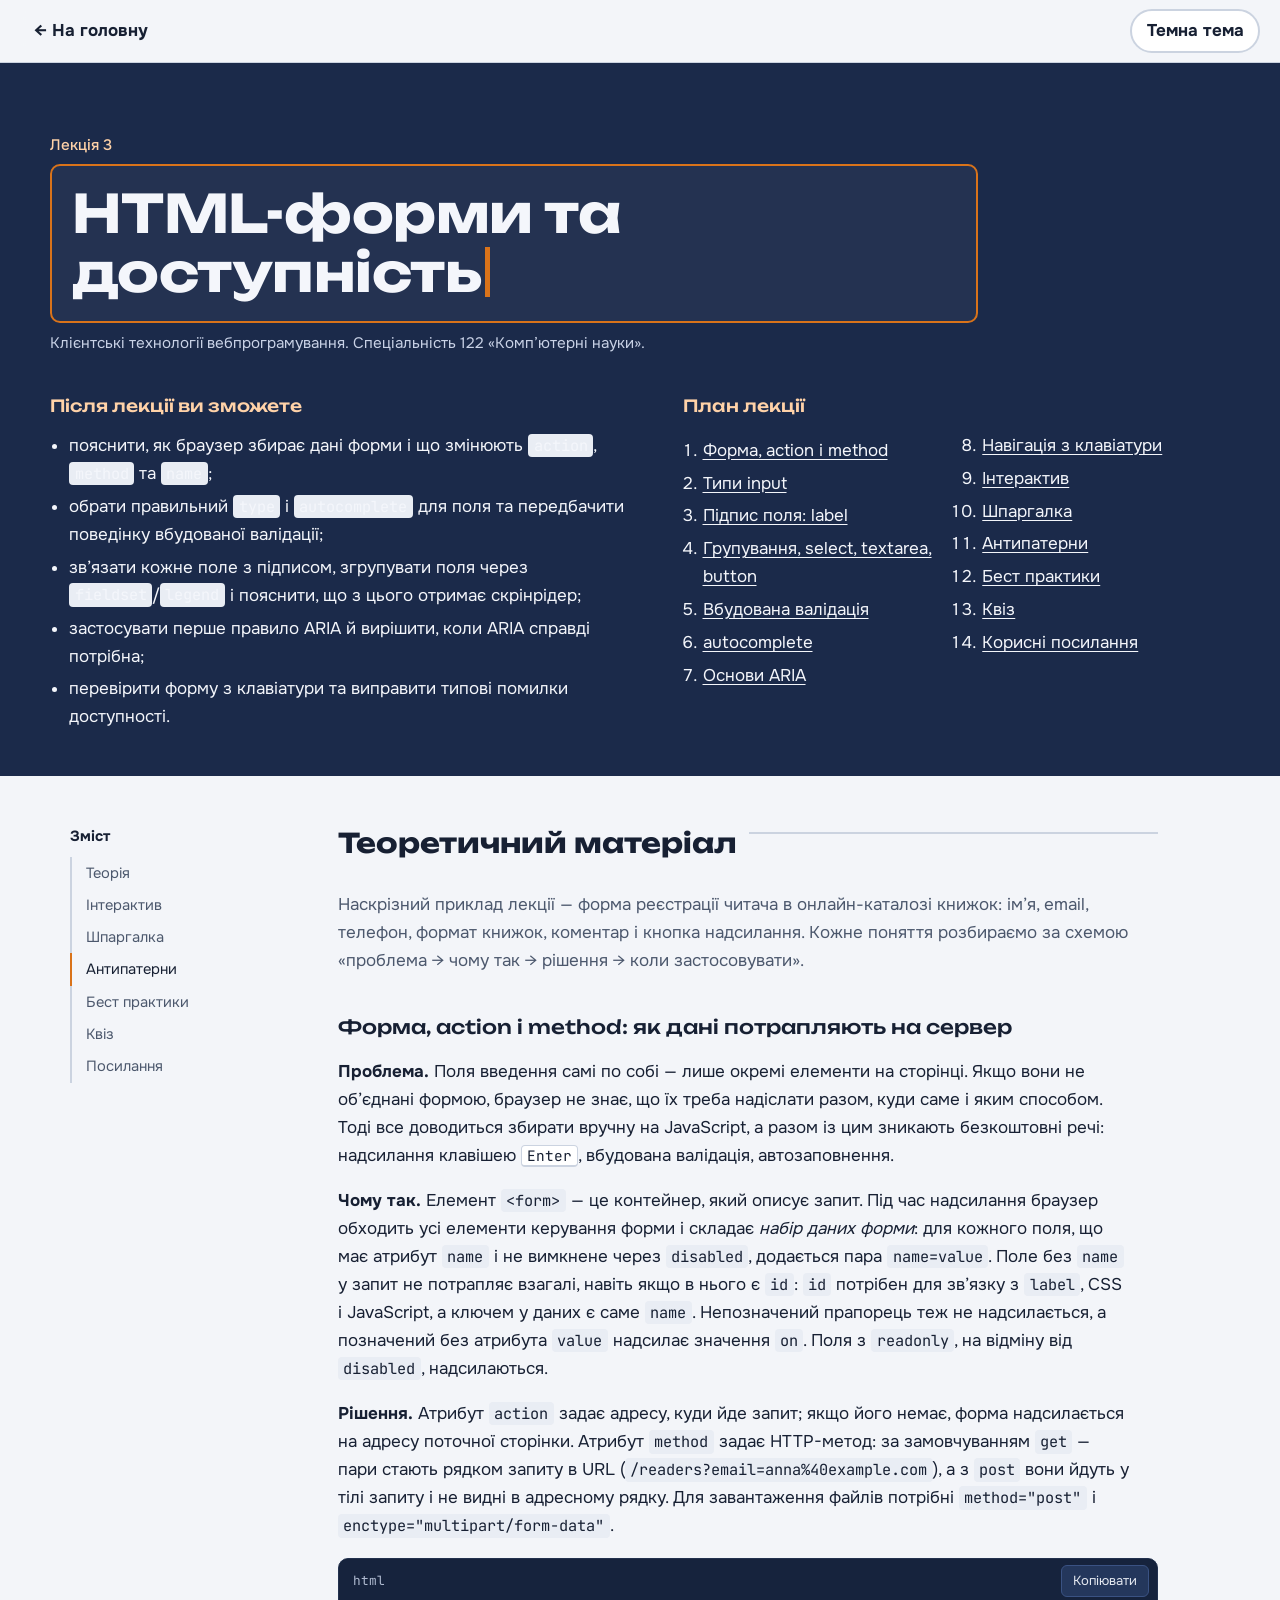
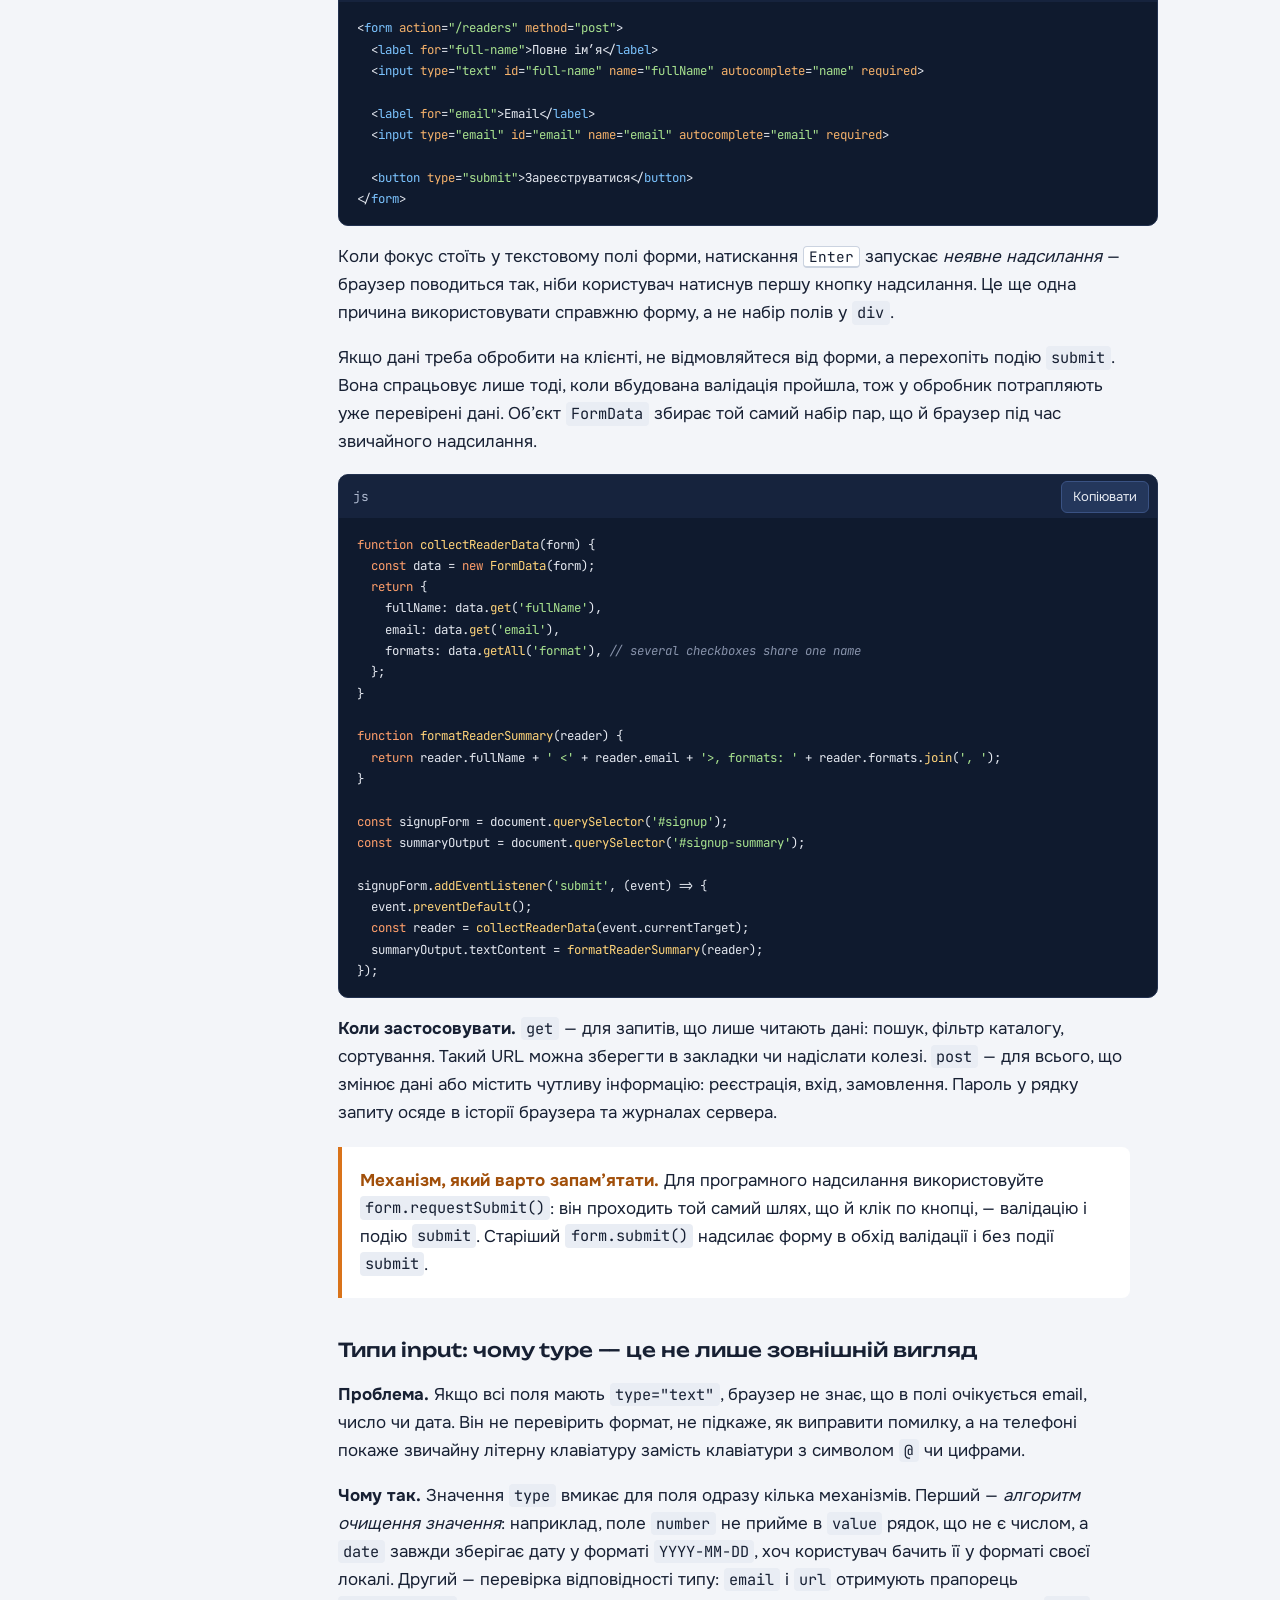
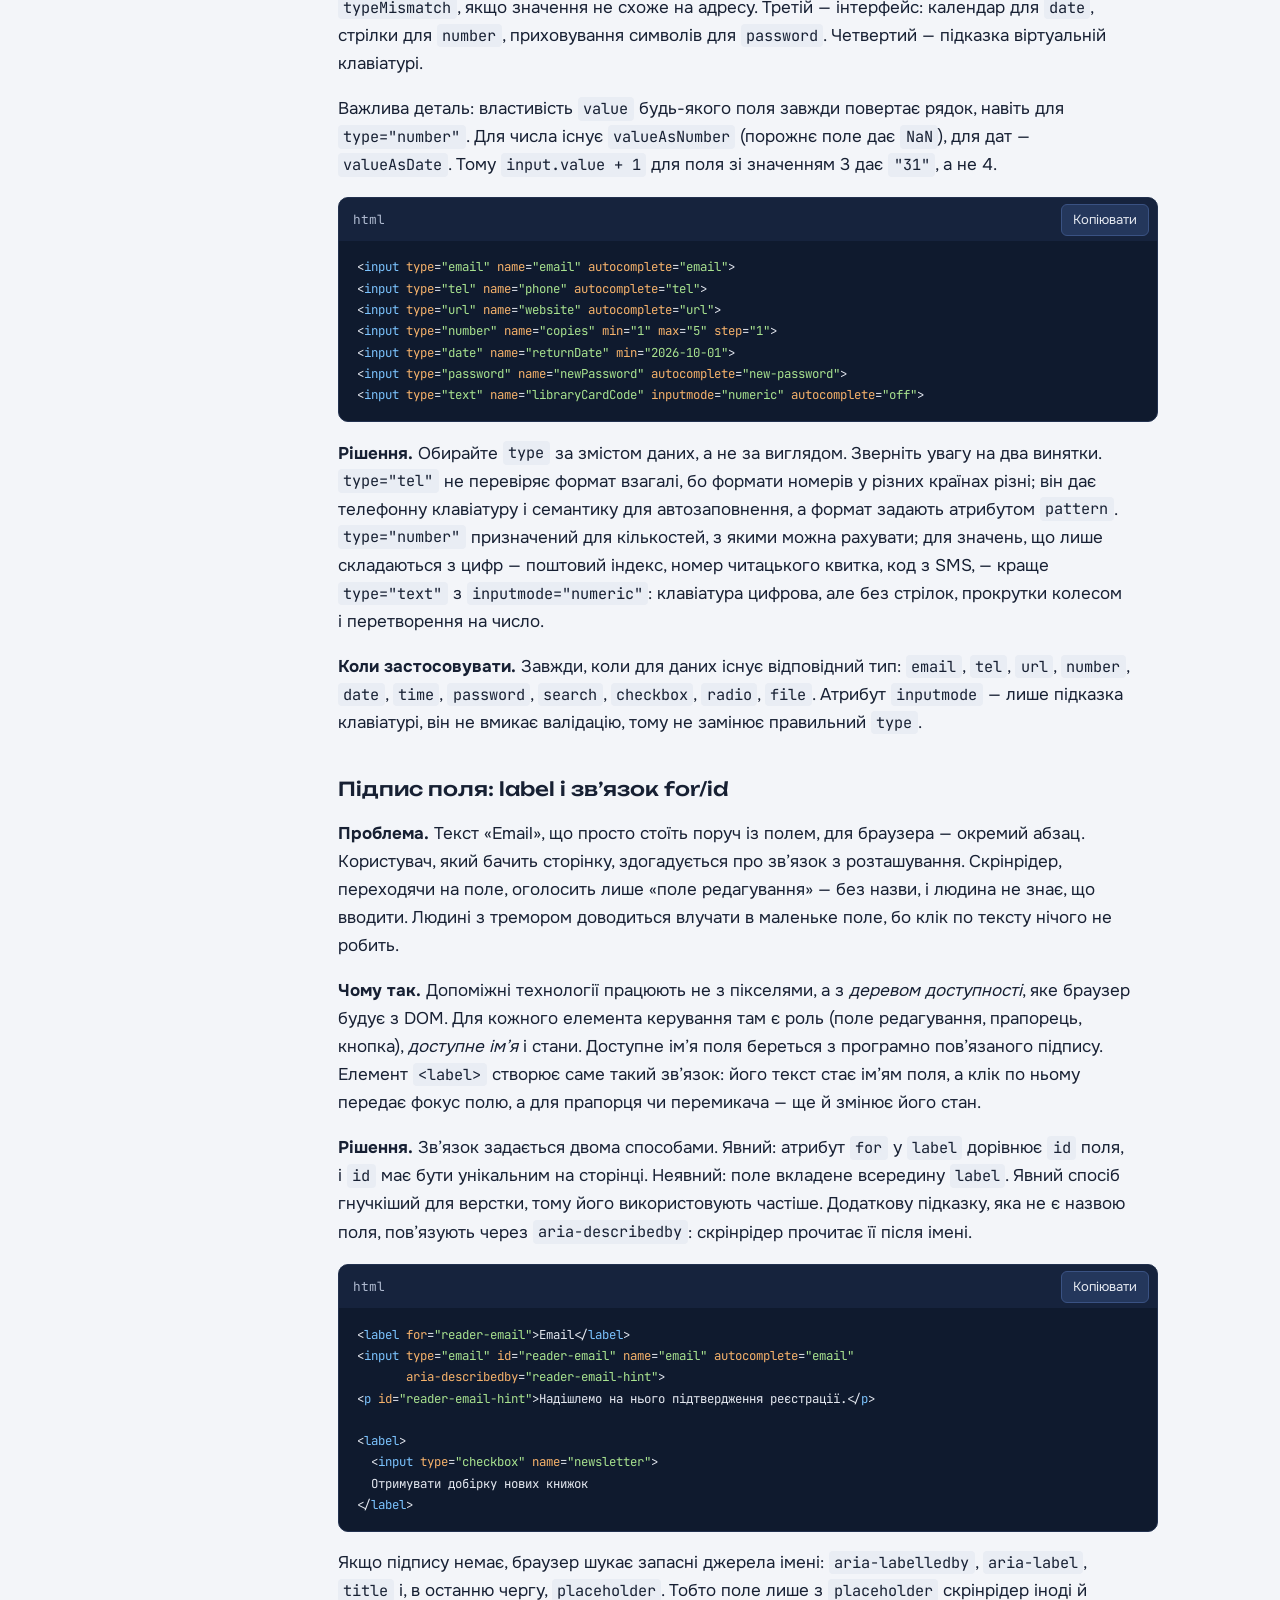
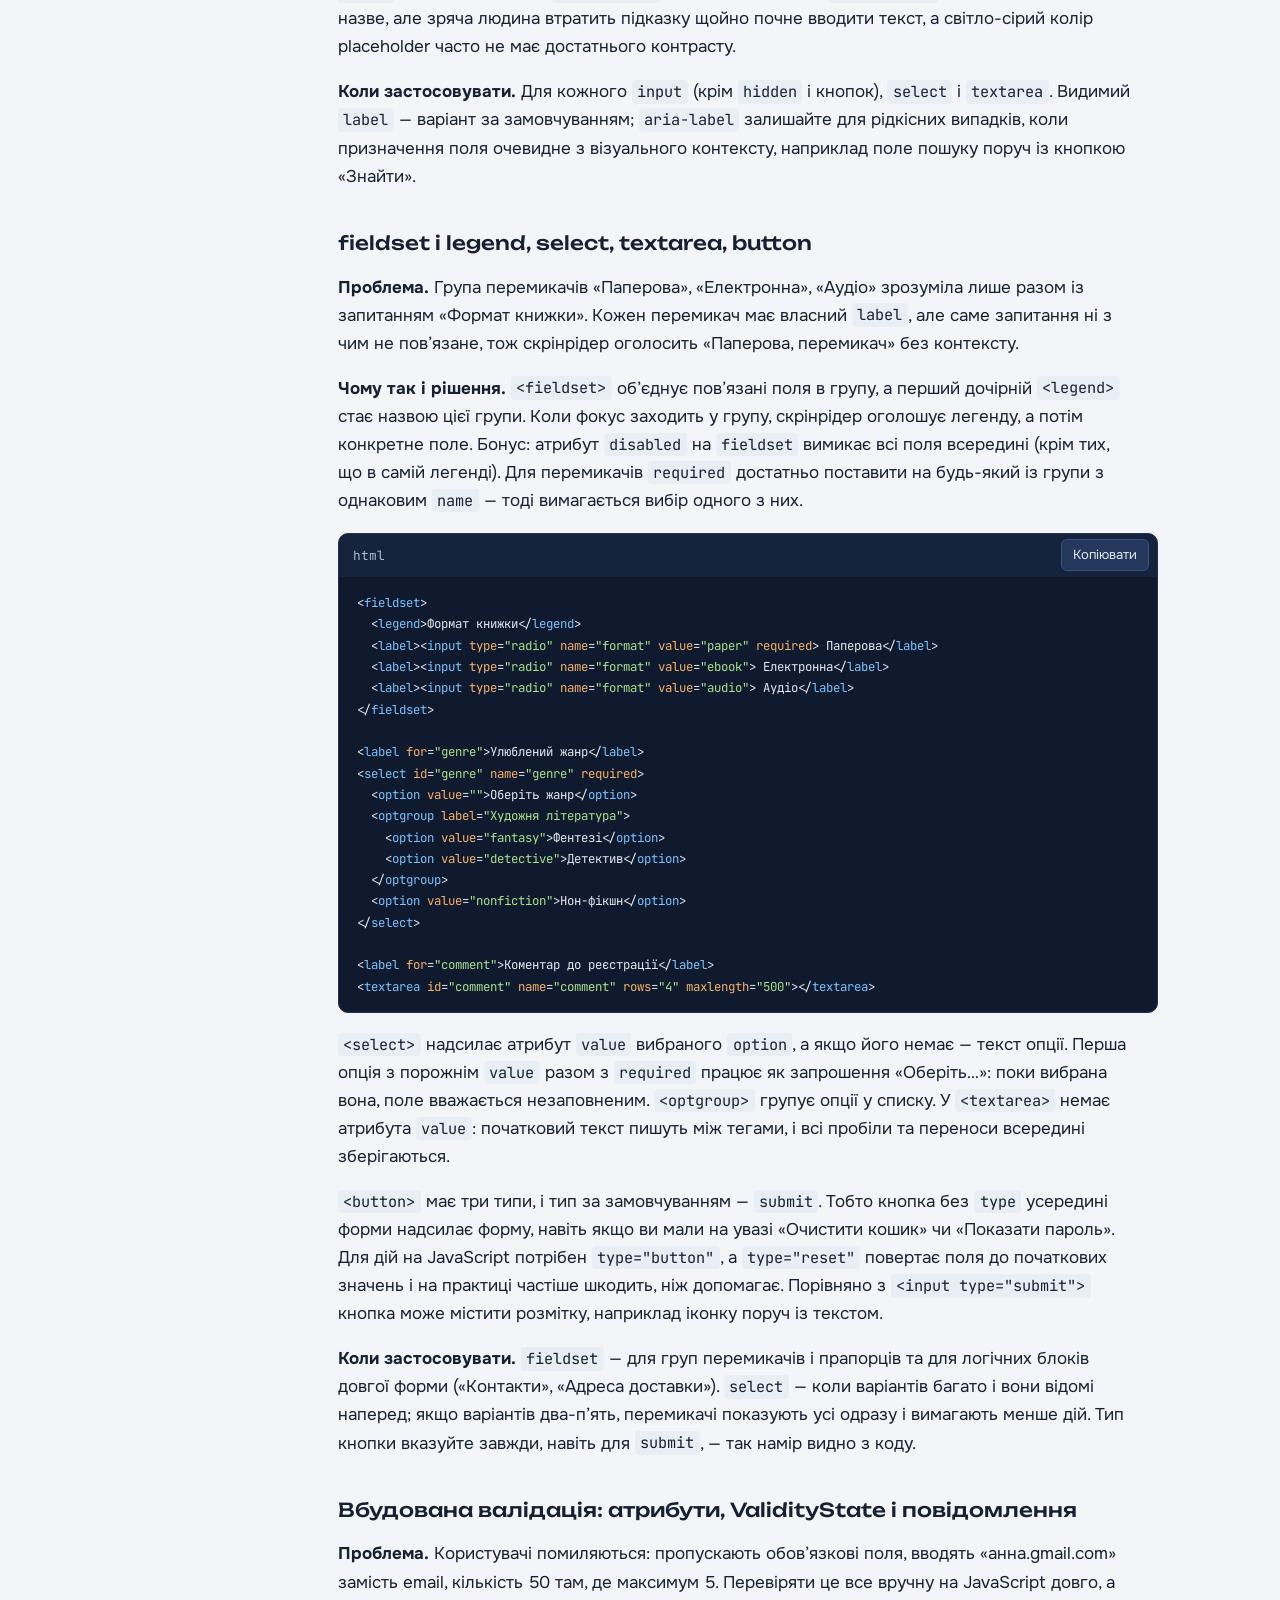
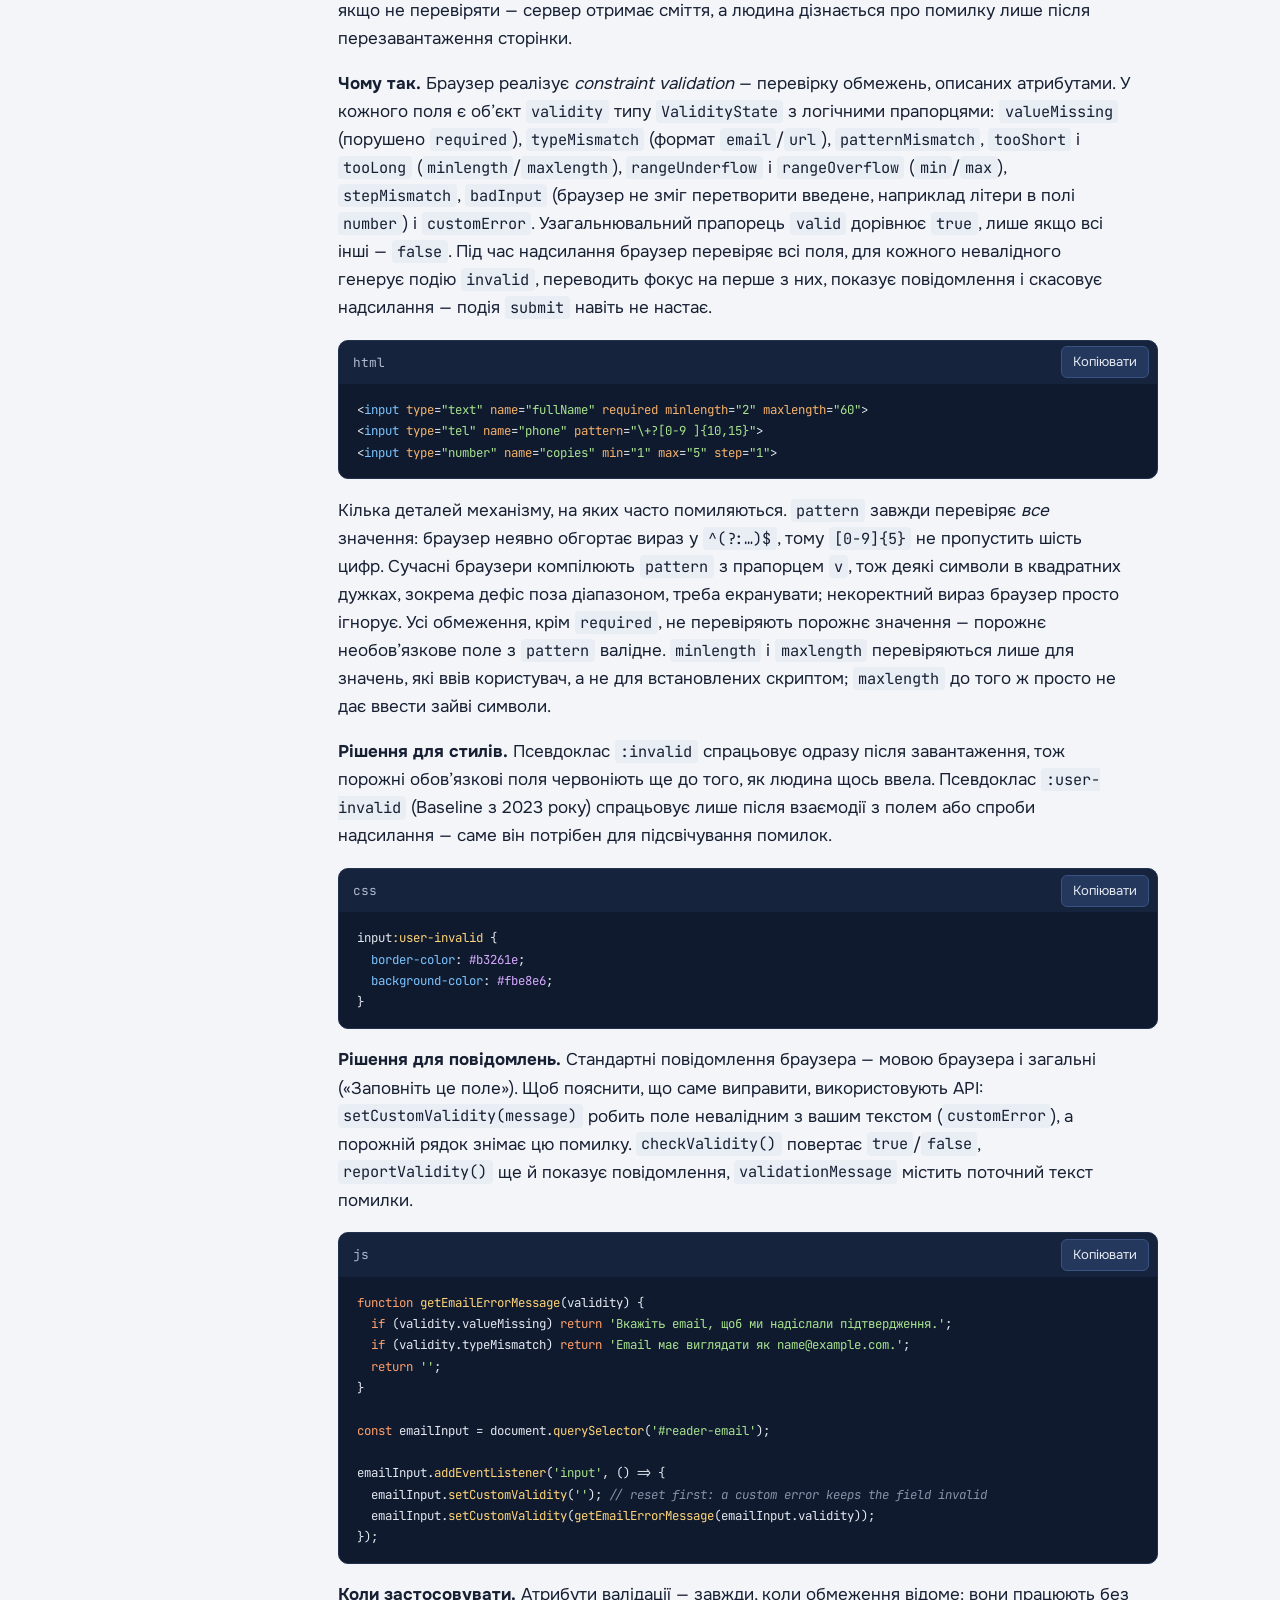
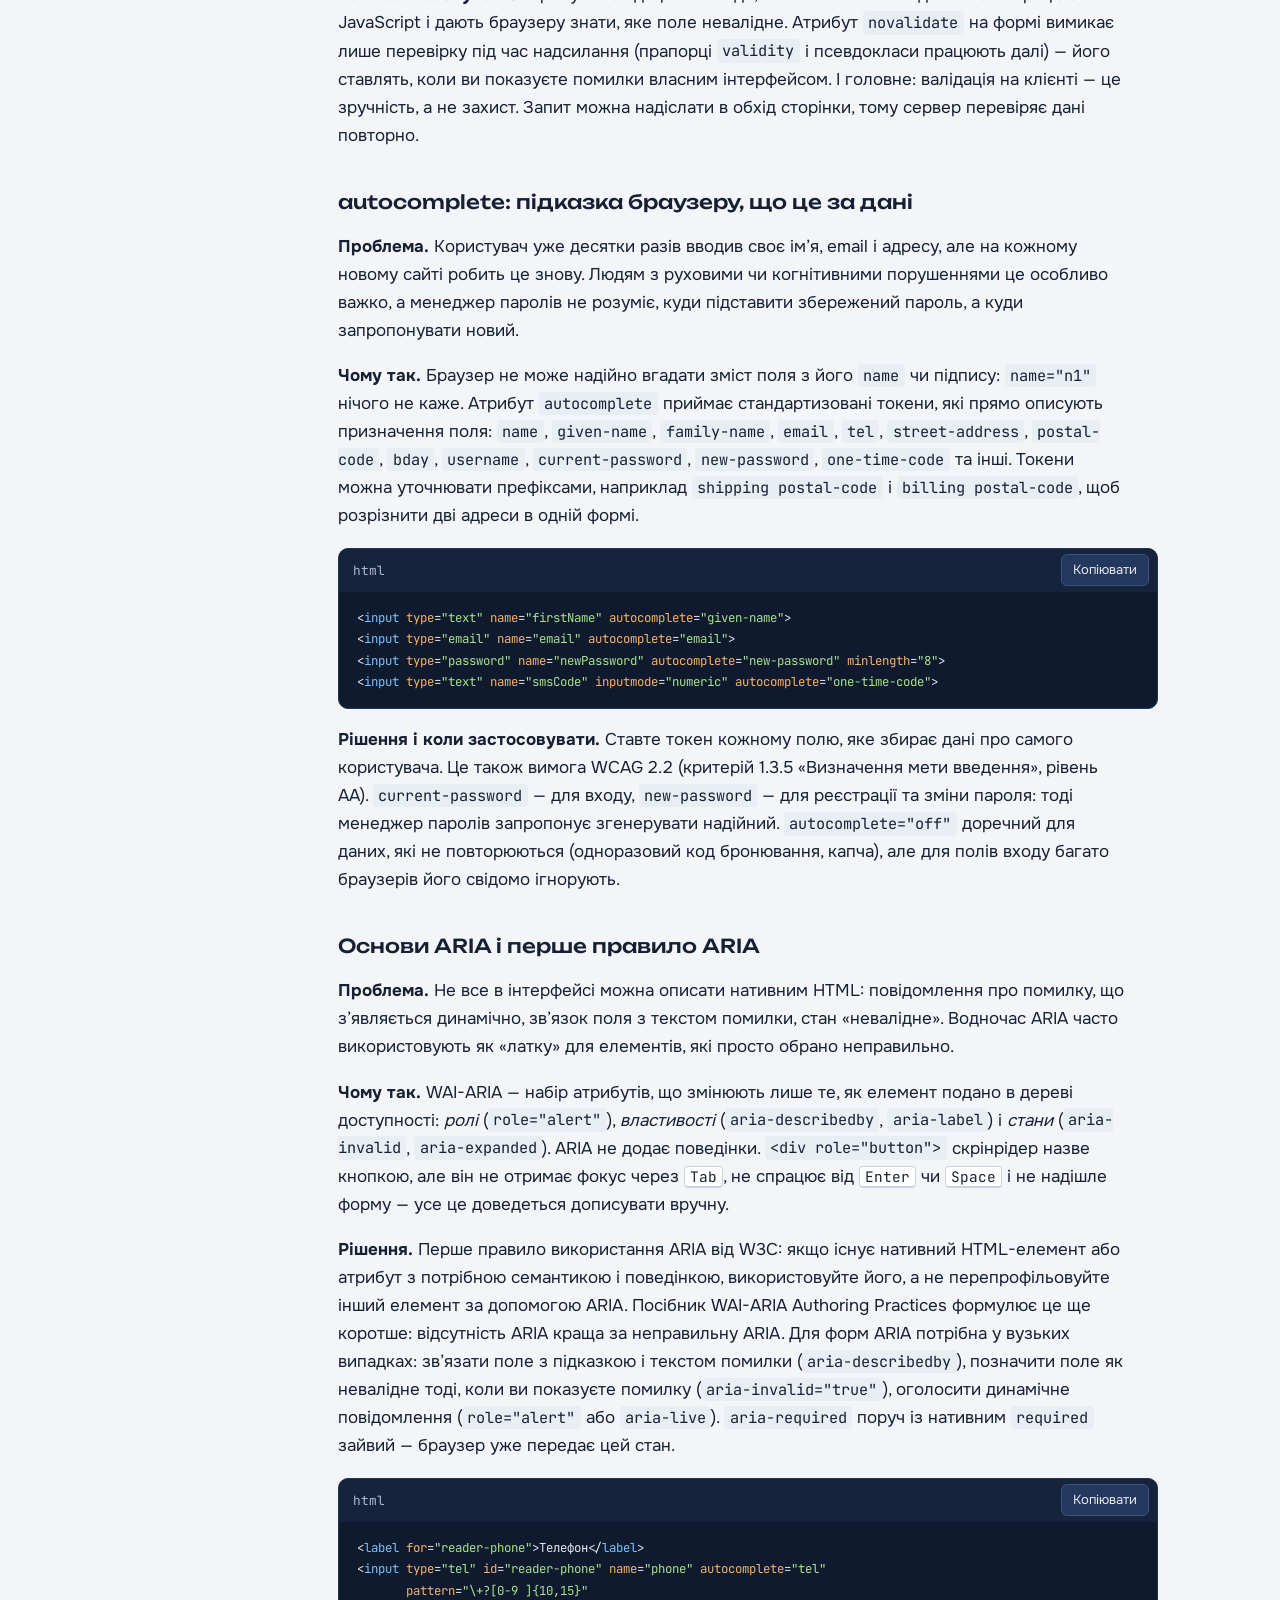
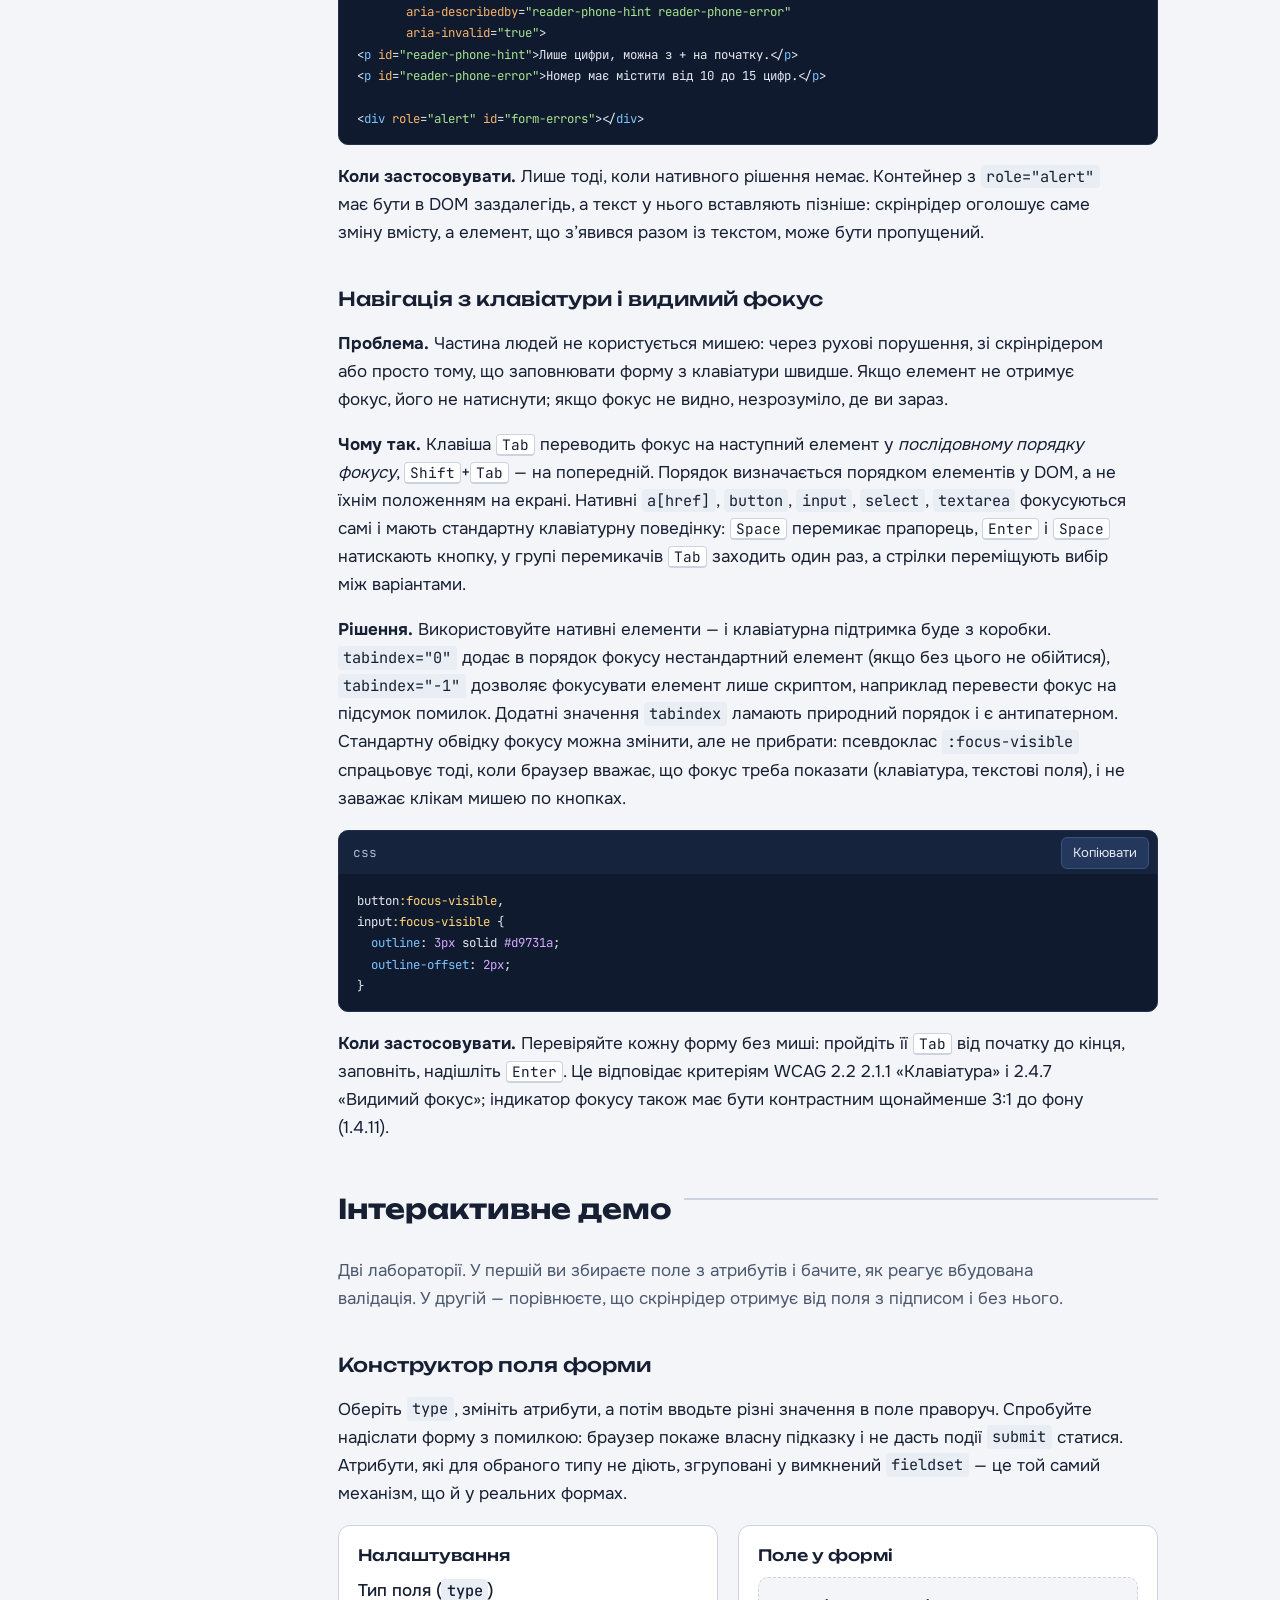
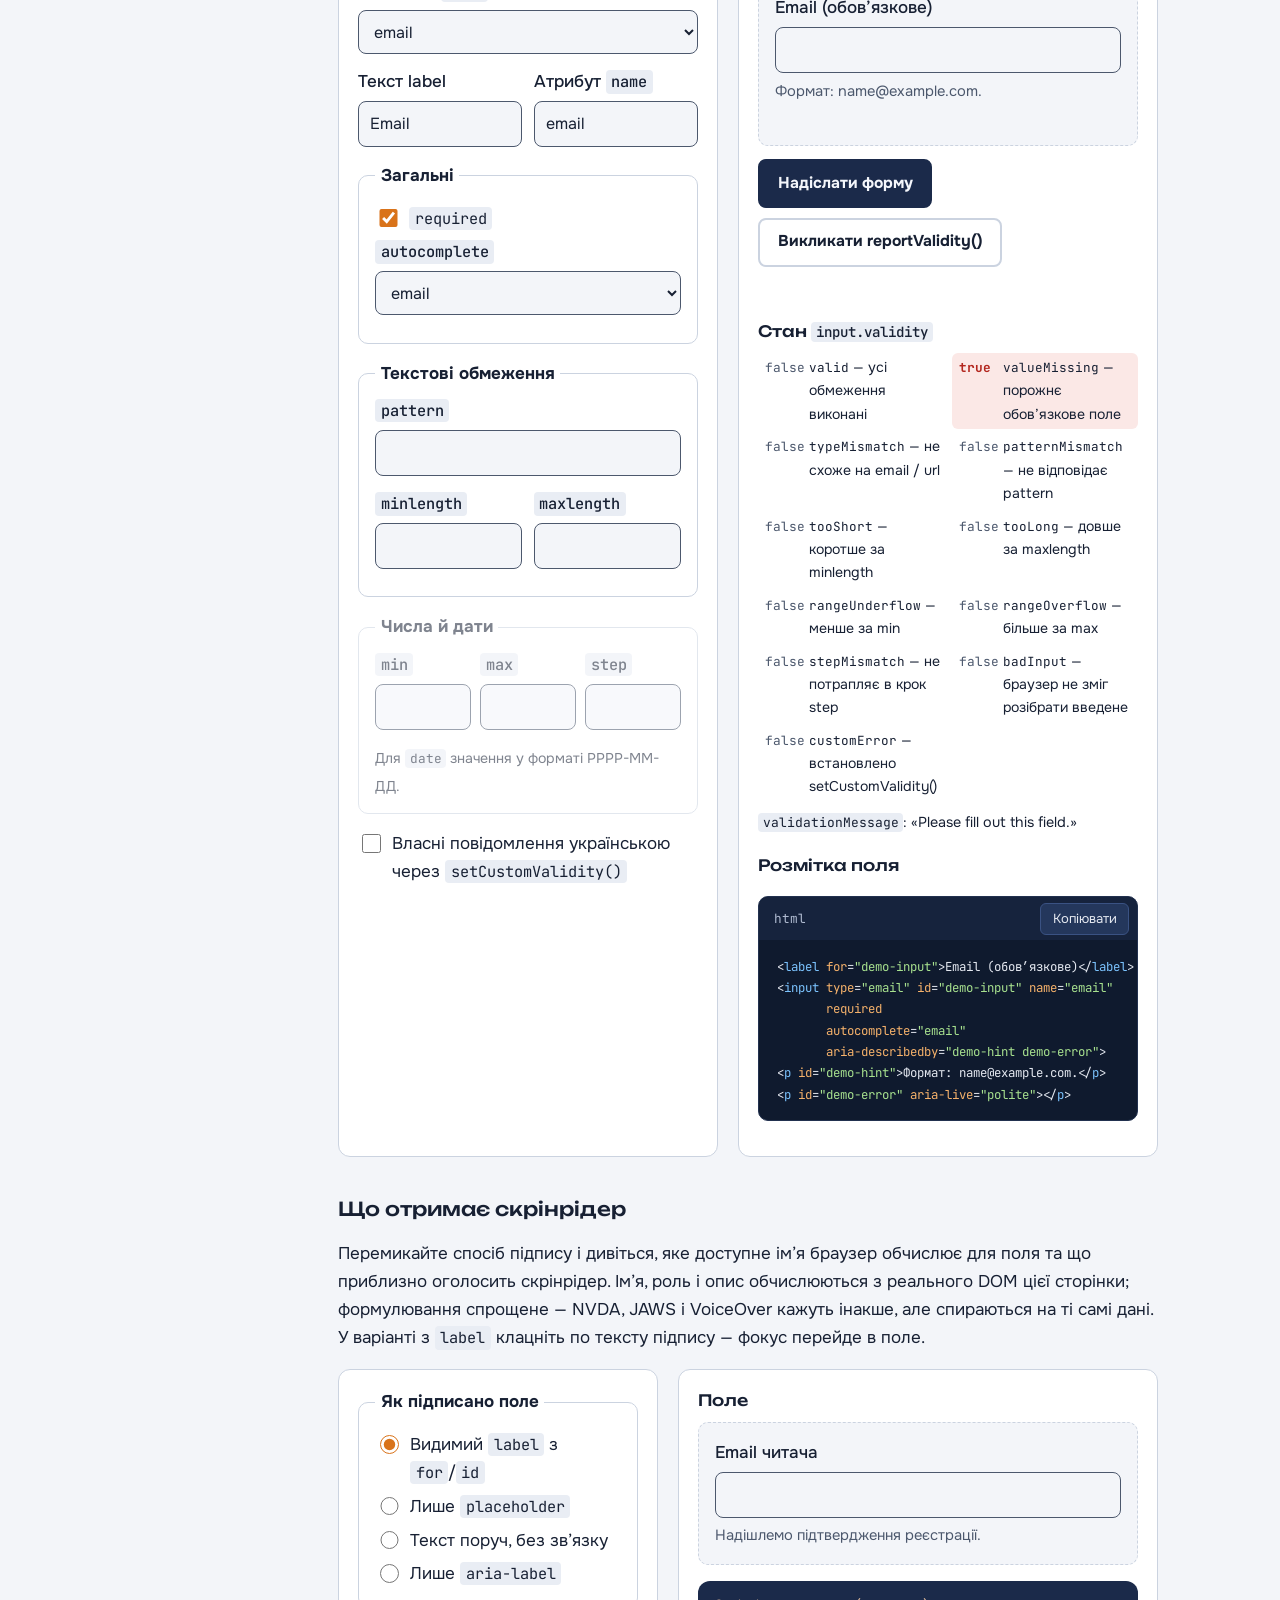
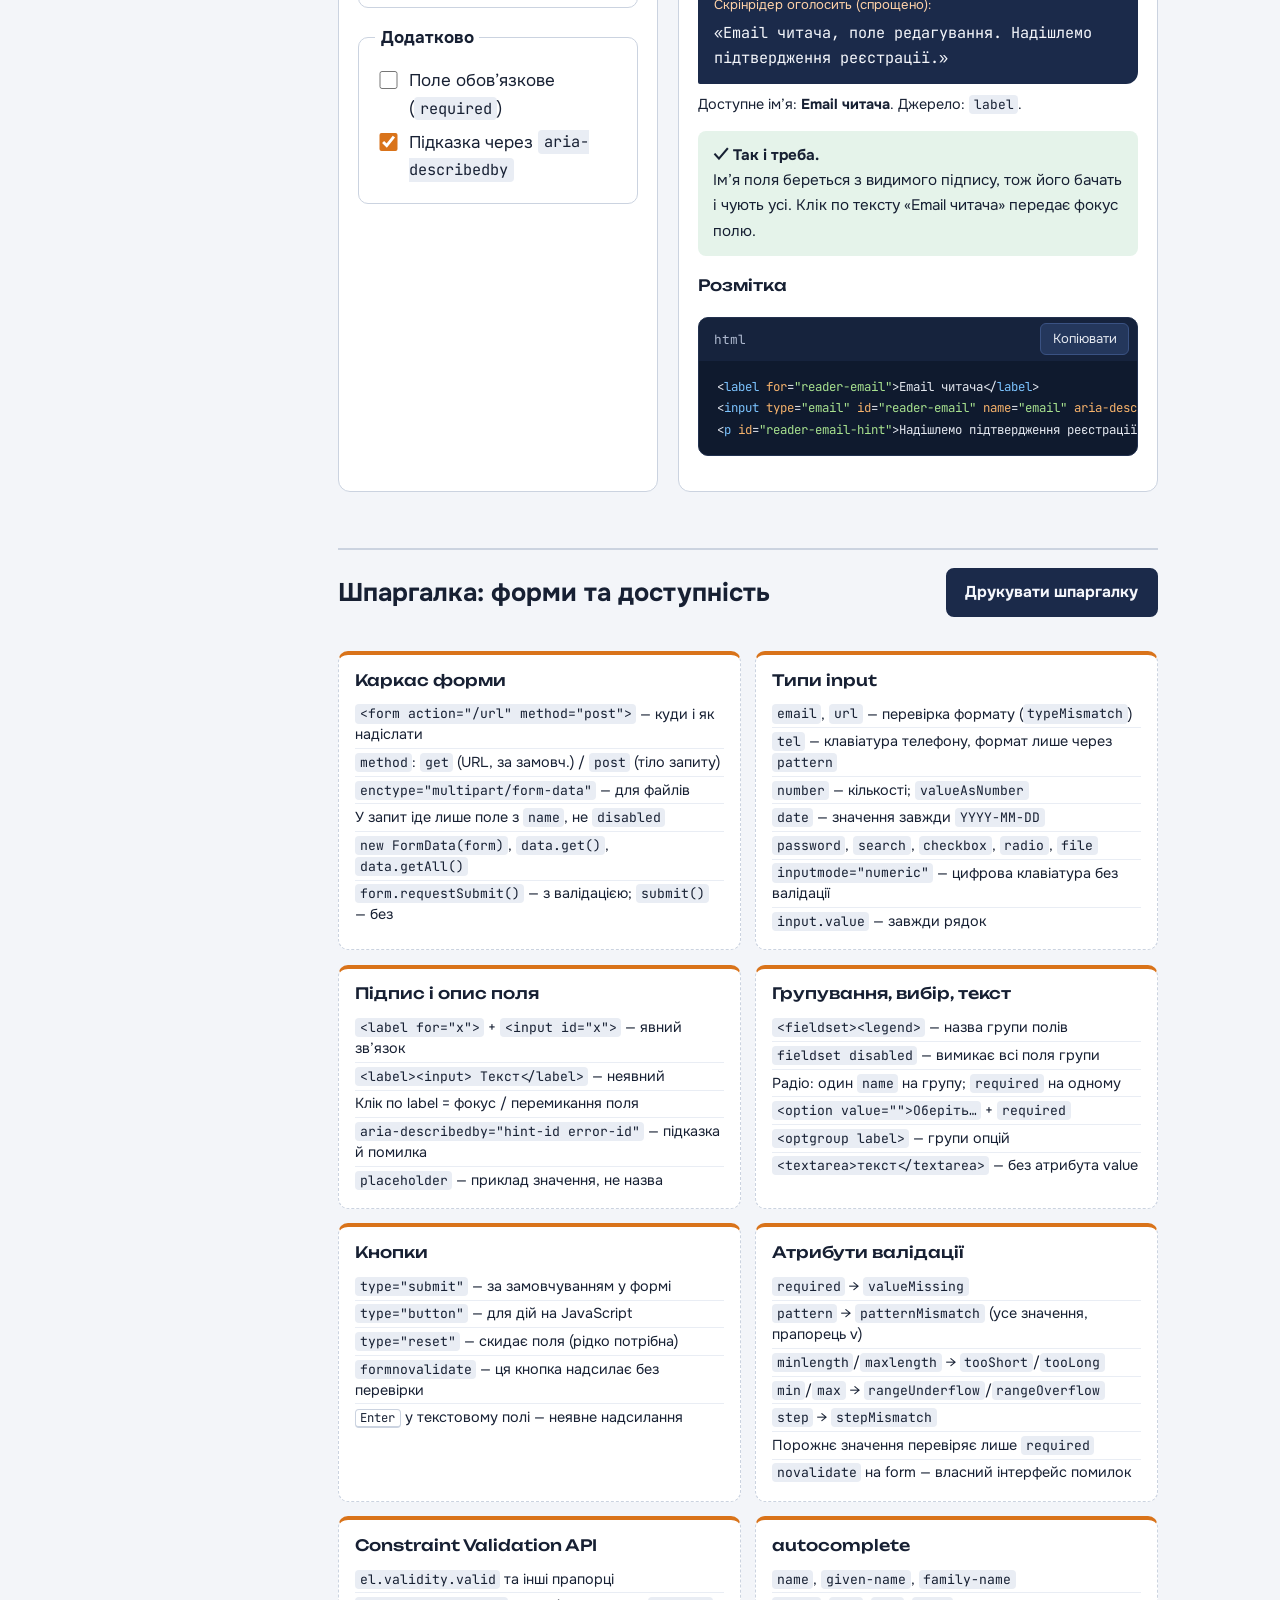
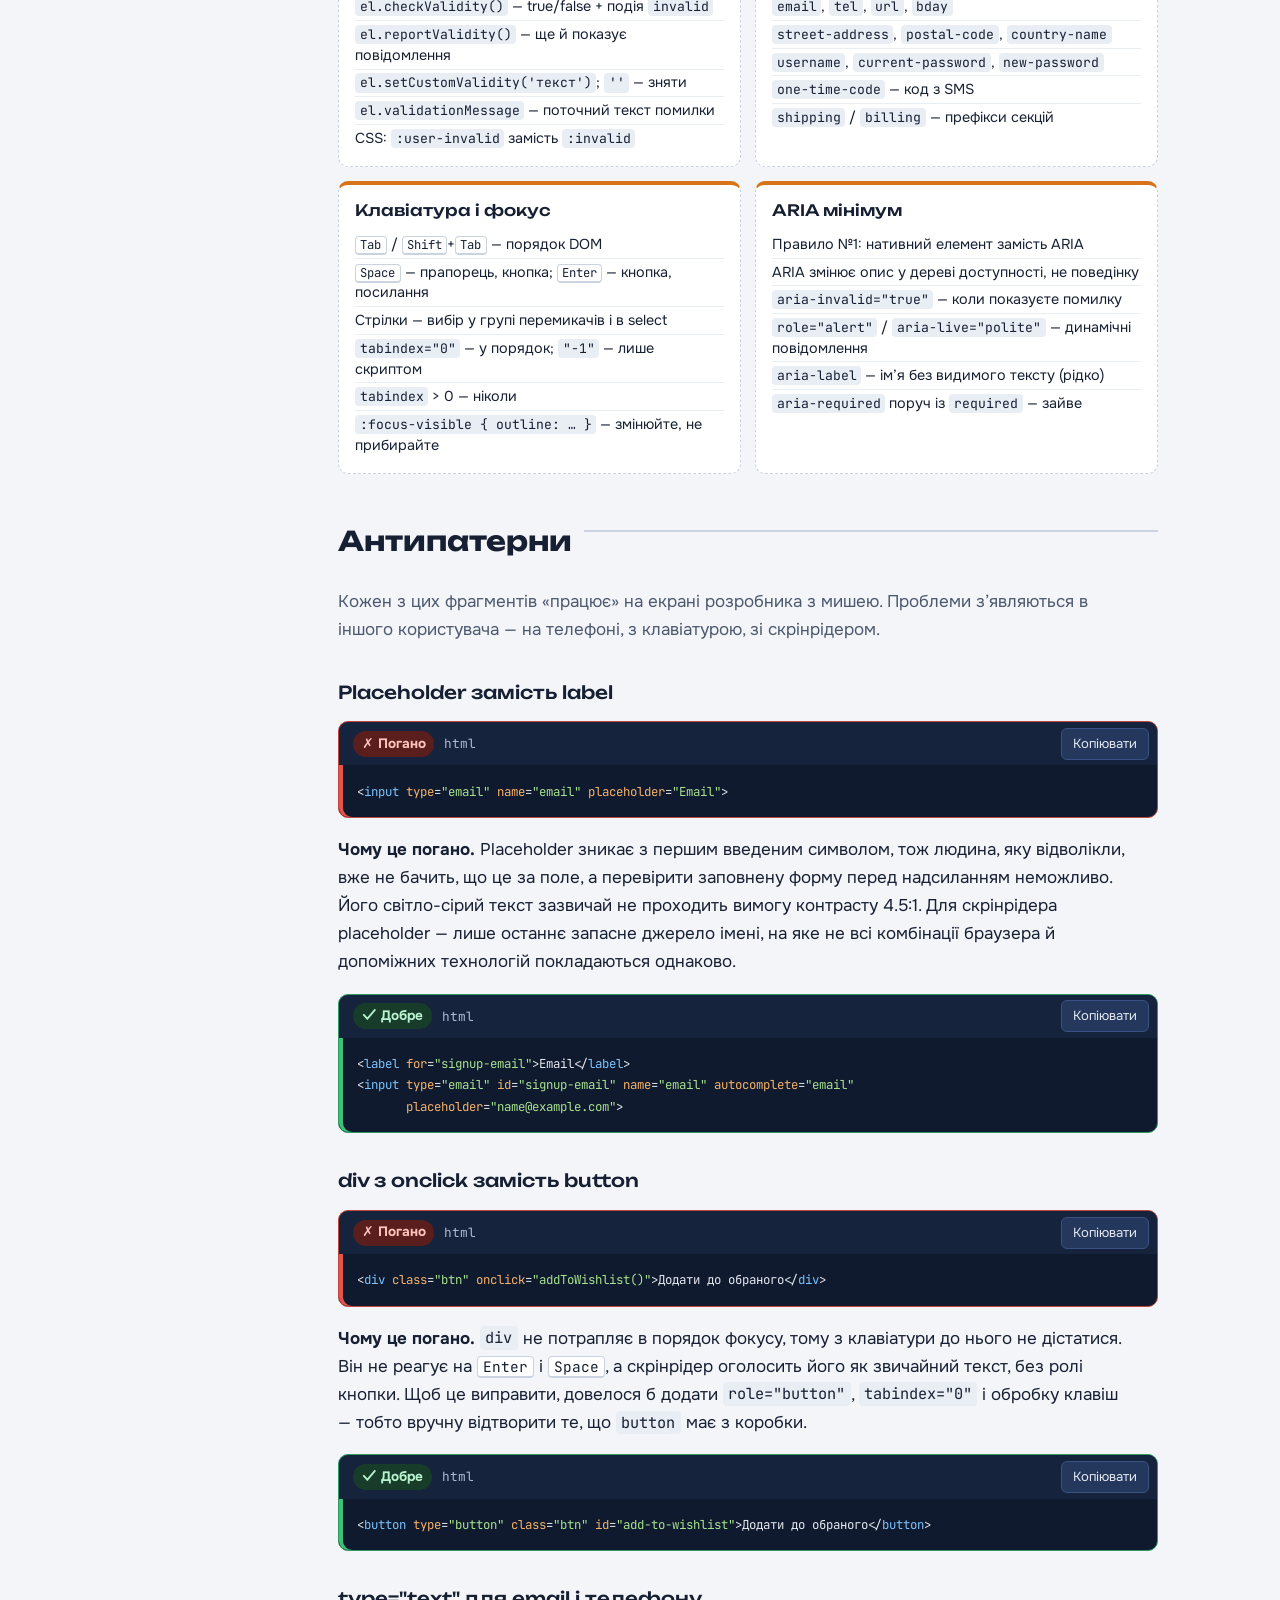
<file: topic-03/lecture-03-html-forms-accessibility.html>
<!DOCTYPE html>
<html lang="uk">
<head>
<meta charset="utf-8">
<script>
try {
  var savedTheme = localStorage.getItem("ctw-theme");
  if (savedTheme === "dark" || savedTheme === "light") document.documentElement.setAttribute("data-theme", savedTheme);
} catch (error) {}
</script>
<meta name="viewport" content="width=device-width, initial-scale=1, viewport-fit=cover">
<title>Лекція 3. HTML-форми та доступність</title>
<link rel="preconnect" href="https://fonts.googleapis.com">
<link rel="preconnect" href="https://fonts.gstatic.com" crossorigin>
<link rel="stylesheet" href="https://fonts.googleapis.com/css2?family=JetBrains+Mono:wght@400;600&family=Onest:wght@400;500;700&family=Unbounded:wght@500;700&display=swap">
<style>
:root {
  color-scheme: light;
  --bg: #f3f5f9;
  --surface: #ffffff;
  --surface-2: #e9edf4;
  --ink: #172033;
  --muted: #4c586d;
  --line: #cbd3e0;
  --navy: #1b2a4a;
  --navy-2: #253a63;
  --on-navy: #f4f6fb;
  --accent: #d9731a;
  --accent-ink: #a14f0a;
  --link: #1f4fa3;
  --ok: #1b7443;
  --ok-bg: #e5f3ea;
  --bad: #b3261e;
  --bad-bg: #fbe8e6;
  --focus: #d9731a;
  --code-bg: #0f1a2e;
  --code-ink: #e4e8f0;
  --font-display: "Unbounded", "Segoe UI", system-ui, sans-serif;
  --font-body: "Onest", "Segoe UI", system-ui, -apple-system, Roboto, sans-serif;
  --font-mono: "JetBrains Mono", ui-monospace, "SFMono-Regular", Consolas, "Liberation Mono", monospace;
  box-sizing: border-box;
  padding-top: env(safe-area-inset-top, 0px);
  padding-bottom: env(safe-area-inset-bottom, 0px);
}
@media (prefers-color-scheme: dark) {
  :root:not([data-theme="light"]) {
    color-scheme: dark;
    --bg: #0d1526; --surface: #152038; --surface-2: #1c2946; --ink: #e8ecf4; --muted: #a9b3c7;
    --line: #2f3e60; --navy: #18284a; --navy-2: #22365e; --on-navy: #f4f6fb; --accent: #f0913e;
    --accent-ink: #f6ad6b; --link: #8fb6ff; --ok: #71d49e; --ok-bg: #15352a; --bad: #ff9187;
    --bad-bg: #3d1d1d; --focus: #f6a55a; --code-bg: #0a1222; --code-ink: #e4e8f0;
  }
}
:root[data-theme="dark"] {
  color-scheme: dark;
  --bg: #0d1526; --surface: #152038; --surface-2: #1c2946; --ink: #e8ecf4; --muted: #a9b3c7;
  --line: #2f3e60; --navy: #18284a; --navy-2: #22365e; --on-navy: #f4f6fb; --accent: #f0913e;
  --accent-ink: #f6ad6b; --link: #8fb6ff; --ok: #71d49e; --ok-bg: #15352a; --bad: #ff9187;
  --bad-bg: #3d1d1d; --focus: #f6a55a; --code-bg: #0a1222; --code-ink: #e4e8f0;
}
html { scroll-padding-top: calc(env(safe-area-inset-top, 0px) + 1rem); scroll-behavior: smooth; }
@media (prefers-reduced-motion: reduce) { html { scroll-behavior: auto; } }
*, *::before, *::after { box-sizing: inherit; }
body {
  margin: 0; background: var(--bg); color: var(--ink);
  font-family: var(--font-body); font-size: 1.0625rem; line-height: 1.65;
  -webkit-text-size-adjust: 100%;
}
img, svg { max-width: 100%; }
a { color: var(--link); text-underline-offset: 0.18em; }
a:hover { text-decoration-thickness: 2px; }
:focus-visible { outline: 3px solid var(--focus); outline-offset: 3px; border-radius: 4px; }
code, kbd, pre { font-family: var(--font-mono); font-size: 0.9em; }
:not(pre) > code {
  background: var(--surface-2); padding: 0.08em 0.35em; border-radius: 4px; overflow-wrap: anywhere;
}
kbd {
  border: 1px solid var(--line); border-bottom-width: 2px; border-radius: 4px;
  padding: 0 0.35em; background: var(--surface); font-size: 0.85em;
}
.visually-hidden {
  position: absolute !important; width: 1px; height: 1px; margin: -1px; padding: 0;
  overflow: hidden; clip: rect(0 0 0 0); white-space: nowrap; border: 0;
}
.skip-link {
  position: absolute; left: 1rem; top: -4rem; z-index: 10; background: var(--accent);
  color: #1b1307; padding: 0.6rem 1rem; border-radius: 6px; font-weight: 700;
}
.skip-link:focus { top: calc(env(safe-area-inset-top, 0px) + 0.75rem); }

/* ---------- Hero ---------- */
.hero { background: var(--navy); color: var(--on-navy); padding: 3rem 1.25rem 2.5rem; }
.hero__inner { max-width: 1180px; margin: 0 auto; }
.hero-field { position: relative; max-width: 58rem; margin-top: 1.25rem; }
.hero-field__label {
  display: inline-block; font-weight: 500; font-size: 0.95rem; color: #ffd2a8; margin-bottom: 0.4rem;
}
.hero-field__box {
  border: 2px solid var(--accent); border-radius: 10px; padding: 1.1rem 1.25rem 1.2rem;
  background: rgba(255, 255, 255, 0.04);
}
.hero h1 {
  margin: 0; font-family: var(--font-display); font-weight: 700; letter-spacing: -0.01em;
  font-size: clamp(1.75rem, 5.2vw, 3.3rem); line-height: 1.12;
}
.caret {
  display: inline-block; width: 0.08em; height: 0.95em; margin-left: 0.08em;
  background: var(--accent); vertical-align: -0.1em;
}
@media (prefers-reduced-motion: no-preference) {
  .caret { animation: blink 1.1s steps(1) infinite; }
}
@keyframes blink { 50% { opacity: 0; } }
.hero-field__help { margin: 0.5rem 0 0; color: #c9d2e6; font-size: 0.95rem; }
.hero-grid { display: grid; gap: 2rem; margin-top: 2.25rem; }
@media (min-width: 820px) { .hero-grid { grid-template-columns: 1.1fr 1fr; } }
.hero h2 { font-family: var(--font-display); font-weight: 500; font-size: 1.05rem; margin: 0 0 0.75rem; color: #ffd2a8; }
.hero ul, .hero ol { margin: 0; padding-left: 1.2rem; }
.hero li { margin: 0.3rem 0; }
.hero a { color: var(--on-navy); }
.hero a:hover { color: #ffd2a8; }
.plan ol { columns: 2 14rem; column-gap: 2rem; }
.plan li { break-inside: avoid; }

/* ---------- Layout ---------- */
.layout { max-width: 1180px; margin: 0 auto; padding: 0 1.25rem 4rem; }
@media (min-width: 1100px) {
  .layout { display: grid; grid-template-columns: 220px minmax(0, 1fr); gap: 3rem; }
}
.toc { display: none; }
@media (min-width: 1100px) {
  .toc {
    display: block; position: sticky; top: calc(env(safe-area-inset-top, 0px) + 1.5rem);
    align-self: start; margin-top: 3rem; font-size: 0.92rem;
  }
  .toc p { font-weight: 700; margin: 0 0 0.5rem; }
  .toc ol { list-style: none; margin: 0; padding: 0; border-left: 2px solid var(--line); }
  .toc a { display: block; padding: 0.25rem 0 0.25rem 0.9rem; color: var(--muted); text-decoration: none; margin-left: -2px; border-left: 2px solid transparent; }
  .toc a:hover, .toc a[aria-current="true"] { color: var(--ink); border-left-color: var(--accent); }
}
main { min-width: 0; max-width: 820px; }

/* Section heading sits on the rule, like a legend on a fieldset */
.sec { margin-top: 3.5rem; border-top: 2px solid var(--line); }
.sec > h2 {
  display: inline-block; margin: -0.95em 0 0.75rem; padding-right: 0.75rem; background: var(--bg);
  font-family: var(--font-display); font-weight: 700; font-size: clamp(1.3rem, 3vw, 1.7rem); line-height: 1.3;
}
.sec-intro { color: var(--muted); max-width: 70ch; }
.topic { margin-top: 2.5rem; }
.topic > h3 { font-family: var(--font-display); font-weight: 500; font-size: 1.2rem; line-height: 1.35; margin: 0 0 0.75rem; }
.prose p, .prose li { max-width: 72ch; }
.lead-in { font-weight: 700; }
.note {
  border-left: 4px solid var(--accent); background: var(--surface); padding: 0.9rem 1.1rem;
  border-radius: 0 8px 8px 0; margin: 1.25rem 0; max-width: 72ch;
}
.note p { margin: 0.3rem 0; }
.note strong:first-child { color: var(--accent-ink); }

/* ---------- Code blocks ---------- */
.code { margin: 1.1rem 0; border-radius: 10px; overflow: hidden; background: var(--code-bg); border: 1px solid #22314f; }
.code__bar {
  display: flex; align-items: center; gap: 0.6rem; padding: 0.35rem 0.5rem 0.35rem 0.9rem;
  background: #16233d; color: #aeb9cf; font-size: 0.8rem; font-family: var(--font-mono);
}
.code__lang { margin-right: auto; }
.code__verdict { font-family: var(--font-body); font-weight: 700; font-size: 0.85rem; padding: 0.1rem 0.55rem; border-radius: 99px; }
.code--bad { border-color: #c2463d; box-shadow: inset 4px 0 0 #e0564b; }
.code--good { border-color: #2f9a5f; box-shadow: inset 4px 0 0 #3fbf78; }
.code--bad .code__verdict { background: #5a1f1c; color: #ffc3bd; }
.code--good .code__verdict { background: #173d2a; color: #b9f1cf; }
.code__copy {
  font: inherit; font-family: var(--font-body); font-size: 0.82rem; color: #e4e8f0; background: #24375c;
  border: 1px solid #3a5283; border-radius: 6px; padding: 0.25rem 0.7rem; cursor: pointer; min-height: 32px;
}
.code__copy:hover { background: #2d4574; }
.code pre { margin: 0; padding: 0.95rem 1.1rem; overflow-x: auto; color: var(--code-ink); line-height: 1.55; font-size: 0.86rem; tab-size: 2; }
.code pre:focus-visible { outline-offset: -3px; }
.tk-tag { color: #7cc4ff; }
.tk-attr { color: #f6b26b; }
.tk-str { color: #a8e28f; }
.tk-com { color: #8792aa; font-style: italic; }
.tk-kw { color: #ff9f6b; }
.tk-num { color: #d6a9ff; }
.tk-fn { color: #ffd479; }
.tk-prop { color: #7cc4ff; }
.tk-at { color: #ff9f6b; }
.tk-sel { color: #ffd479; }

/* ---------- Form controls (used in demos) ---------- */
.panel { background: var(--surface); border: 1px solid var(--line); border-radius: 12px; padding: 1.1rem 1.2rem; }
.ctl { display: grid; gap: 0.3rem; margin-bottom: 0.9rem; }
.ctl label, .ctl .ctl__label { font-weight: 500; }
.ctl small { color: var(--muted); font-size: 0.85rem; }
input[type="text"], input[type="email"], input[type="tel"], input[type="url"], input[type="number"],
input[type="date"], input[type="password"], select, textarea {
  font: inherit; font-size: 1rem; color: var(--ink); background: var(--bg);
  border: 1.5px solid var(--muted); border-radius: 8px; padding: 0.55rem 0.7rem; width: 100%; min-height: 44px;
}
input:focus-visible, select:focus-visible, textarea:focus-visible { outline: 3px solid var(--focus); outline-offset: 1px; border-color: var(--ink); }
input:user-invalid { border-color: var(--bad); background: var(--bad-bg); }
fieldset { border: 1px solid var(--line); border-radius: 10px; padding: 0.6rem 1rem 0.8rem; margin: 0 0 1rem; min-width: 0; }
fieldset:disabled { opacity: 0.55; }
legend { font-weight: 700; padding: 0 0.35rem; }
.check { display: flex; gap: 0.55rem; align-items: flex-start; margin: 0.35rem 0; }
.check input { width: 1.15rem; height: 1.15rem; margin-top: 0.25rem; accent-color: var(--accent); flex: none; }
.btn {
  font: inherit; font-weight: 700; font-size: 0.98rem; border-radius: 8px; padding: 0.6rem 1.1rem; min-height: 44px;
  cursor: pointer; border: 2px solid var(--navy); background: var(--navy); color: var(--on-navy);
}
.btn:hover { background: var(--navy-2); }
.btn--ghost { background: transparent; color: var(--ink); border-color: var(--line); }
.btn--ghost:hover { background: var(--surface-2); }
:root[data-theme="dark"] .btn, .btn { }
@media (prefers-color-scheme: dark) { :root:not([data-theme="light"]) .btn { border-color: var(--accent); } }
:root[data-theme="dark"] .btn { border-color: var(--accent); }
.btn-row { display: flex; flex-wrap: wrap; gap: 0.6rem; margin-top: 0.8rem; }

/* ---------- Demo: field builder ---------- */
.builder { display: grid; gap: 1.25rem; margin-top: 1rem; }
@media (min-width: 760px) { .builder { grid-template-columns: minmax(0, 0.95fr) minmax(0, 1.05fr); } }
.builder h4, .a11y h4 { font-family: var(--font-display); font-weight: 500; font-size: 0.98rem; margin: 1.1rem 0 0.5rem; }
.builder h4:first-child, .a11y h4:first-child { margin-top: 0; }
.row-2 { display: grid; grid-template-columns: 1fr 1fr; gap: 0.75rem; }
.row-3 { display: grid; grid-template-columns: repeat(3, minmax(0, 1fr)); gap: 0.6rem; }
@media (max-width: 420px) { .row-3 { grid-template-columns: 1fr 1fr; } }
.stage { background: var(--bg); border: 1.5px dashed var(--line); border-radius: 10px; padding: 1rem; }
.stage label { font-weight: 500; display: block; margin-bottom: 0.3rem; }
.stage p { margin: 0.35rem 0 0; font-size: 0.92rem; }
#demo-hint, #reader-email-hint { color: var(--muted); }
#demo-error { color: var(--bad); font-weight: 500; min-height: 1.4em; }
.result { margin-top: 0.75rem; font-size: 0.95rem; min-height: 1.5em; }
.result--ok { color: var(--ok); }
.validity { list-style: none; padding: 0; margin: 0; display: grid; grid-template-columns: 1fr; gap: 0.2rem; font-size: 0.88rem; }
@media (min-width: 520px) { .validity { grid-template-columns: 1fr 1fr; } }
.validity li { display: flex; gap: 0.5rem; align-items: baseline; padding: 0.2rem 0.45rem; border-radius: 6px; }
.validity li code { background: none; padding: 0; }
.validity .flag { font-family: var(--font-mono); font-size: 0.8rem; min-width: 2.8em; color: var(--muted); }
.validity li.is-on { background: var(--bad-bg); }
.validity li.is-on .flag { color: var(--bad); font-weight: 700; }
.validity li.is-valid.is-on { background: var(--ok-bg); }
.validity li.is-valid.is-on .flag { color: var(--ok); }
.vmsg { font-size: 0.9rem; margin: 0.6rem 0 0; }

/* ---------- Demo: screen reader ---------- */
.a11y { display: grid; gap: 1.25rem; margin-top: 1rem; }
@media (min-width: 760px) { .a11y { grid-template-columns: minmax(0, 0.8fr) minmax(0, 1.2fr); } }
.speech {
  margin-top: 1rem; background: var(--navy); color: var(--on-navy); border-radius: 12px 12px 12px 2px;
  padding: 0.85rem 1rem;
}
.speech__label { margin: 0 0 0.25rem; font-size: 0.82rem; color: #ffd2a8; }
.speech__text { margin: 0; font-family: var(--font-mono); font-size: 0.95rem; }
.verdict { margin-top: 0.9rem; padding: 0.75rem 0.95rem; border-radius: 8px; font-size: 0.95rem; }
.verdict--ok { background: var(--ok-bg); }
.verdict--bad { background: var(--bad-bg); }
.verdict strong { display: block; }

/* ---------- Cheatsheet ---------- */
.cs-head { display: flex; flex-wrap: wrap; justify-content: space-between; align-items: center; gap: 0.75rem; }
.cs-grid { display: grid; gap: 0.9rem; margin-top: 1rem; }
@media (min-width: 640px) { .cs-grid { grid-template-columns: 1fr 1fr; } }
.cs-card { background: var(--surface); border: 1.5px dashed var(--line); border-top: 4px solid var(--accent); border-radius: 10px; padding: 0.8rem 1rem 0.9rem; }
.cs-card h3 { font-family: var(--font-display); font-weight: 500; font-size: 0.98rem; margin: 0 0 0.45rem; }
.cs-card ul { list-style: none; margin: 0; padding: 0; font-size: 0.9rem; line-height: 1.45; }
.cs-card li { padding: 0.18rem 0; border-bottom: 1px solid var(--surface-2); }
.cs-card li:last-child { border-bottom: 0; }
.cs-card code { font-size: 0.82rem; }

/* ---------- Antipatterns & best practices ---------- */
.ap { margin-top: 2.2rem; }
.ap > h3 { font-family: var(--font-display); font-weight: 500; font-size: 1.12rem; margin: 0 0 0.4rem; line-height: 1.35; }
.ap .why { max-width: 72ch; }
.bp { margin-top: 2rem; padding-left: 1rem; border-left: 3px solid var(--ok); }
.bp > h3 { font-family: var(--font-display); font-weight: 500; font-size: 1.08rem; margin: 0 0 0.4rem; line-height: 1.35; }

/* ---------- Quiz ---------- */
.quiz-progress { font-weight: 500; color: var(--muted); }
.q { background: var(--surface); border: 1px solid var(--line); border-radius: 12px; padding: 1rem 1.1rem 1.1rem; margin: 1.1rem 0; }
.q > legend { font-weight: 700; padding: 0 0.4rem; font-size: 1rem; max-width: 100%; }
.q__num { color: var(--accent-ink); margin-right: 0.35rem; }
.q__options { display: grid; gap: 0.5rem; margin-top: 0.75rem; }
.opt {
  display: flex; gap: 0.6rem; align-items: flex-start; padding: 0.6rem 0.75rem;
  border: 1.5px solid var(--line); border-radius: 8px; cursor: pointer; background: var(--bg);
}
.opt:has(input:checked) { border-color: var(--navy-2); box-shadow: inset 0 0 0 1px var(--navy-2); }
.opt input { margin-top: 0.3rem; accent-color: var(--accent); width: 1.05rem; height: 1.05rem; flex: none; }
.opt code { font-size: 0.85rem; }
.opt.is-correct { border-color: var(--ok); background: var(--ok-bg); }
.opt.is-wrong { border-color: var(--bad); background: var(--bad-bg); }
.opt__mark { margin-left: auto; font-weight: 700; font-size: 0.85rem; white-space: nowrap; padding-left: 0.5rem; }
.opt.is-correct .opt__mark { color: var(--ok); }
.opt.is-wrong .opt__mark { color: var(--bad); }
.q fieldset:disabled .opt, .opt:has(input:disabled) { cursor: default; }
.feedback { margin-top: 0.8rem; padding: 0.75rem 0.9rem; border-radius: 8px; }
.feedback:empty { display: none; }
.feedback--ok { background: var(--ok-bg); }
.feedback--bad { background: var(--bad-bg); }
.feedback--hint { background: var(--surface-2); }
.feedback p { margin: 0.25rem 0; }
.summary { background: var(--navy); color: var(--on-navy); border-radius: 12px; padding: 1.2rem 1.3rem; margin-top: 1.5rem; }
.summary h3 { font-family: var(--font-display); font-weight: 700; margin: 0 0 0.4rem; font-size: 1.25rem; }
.summary a { color: #ffd2a8; }
.summary .btn { background: var(--accent); color: #1b1307; border-color: var(--accent); }

/* ---------- Links & footer ---------- */
.links li { margin: 0.45rem 0; }
.links small { color: var(--muted); display: block; }
footer { border-top: 1px solid var(--line); margin-top: 4rem; padding: 1.5rem 1.25rem; color: var(--muted); font-size: 0.9rem; text-align: center; }
footer a { font-weight: 700; }
.page-tools {
  position: sticky;
  top: 0;
  z-index: 6;
  display: flex;
  justify-content: space-between;
  align-items: center;
  gap: 0.6rem;
  flex-wrap: wrap;
  padding: 0.55rem 1.25rem;
  background: color-mix(in srgb, var(--bg) 90%, transparent);
  backdrop-filter: blur(12px);
  border-bottom: 1px solid var(--line);
}
.page-tools a, .page-tools button {
  font: inherit;
  font-weight: 700;
  min-height: 44px;
  display: inline-flex;
  align-items: center;
  border-radius: 999px;
  padding: 0.3rem 0.9rem;
}
.page-tools a { color: var(--ink); text-decoration: none; }
.page-tools button {
  border: 2px solid var(--line);
  background: var(--surface);
  color: var(--ink);
  cursor: pointer;
}

/* ---------- Print: only the cheatsheet ---------- */
@media print {
  :root { padding: 0; }
  body { background: #fff; color: #000; font-size: 11pt; }
  .page-tools, body.print-cheatsheet .skip-link, body.print-cheatsheet .hero, body.print-cheatsheet .toc,
  body.print-cheatsheet main > .sec:not(#cheatsheet), body.print-cheatsheet footer,
  body.print-cheatsheet #print-cheatsheet { display: none !important; }
  body.print-cheatsheet .layout { display: block; padding: 0; max-width: none; }
  body.print-cheatsheet main { max-width: none; }
  body.print-cheatsheet #cheatsheet { margin: 0; border: 0; }
  body.print-cheatsheet #cheatsheet > h2 { margin: 0 0 0.4rem; background: none; }
  .cs-grid { grid-template-columns: 1fr 1fr; gap: 0.35rem; }
  .cs-card { background: #fff; border: 1px dashed #777; border-top: 3px solid #000; break-inside: avoid; padding: 0.35rem 0.5rem; }
  .cs-card h3 { font-size: 10pt; }
  .cs-card ul { font-size: 8.5pt; line-height: 1.3; }
  :not(pre) > code { background: #eee; }
}
</style>
</head>
<body>
<a class="skip-link" href="#main">Перейти до змісту лекції</a>
<div class="page-tools">
  <a href="../index.html">← На головну</a>
  <button type="button" id="theme-toggle" aria-pressed="false">Темна тема</button>
</div>
<div id="sr-status" class="visually-hidden" aria-live="polite"></div>

<header class="hero">
  <div class="hero__inner">
    <div class="hero-field">
      <span class="hero-field__label">Лекція 3</span>
      <div class="hero-field__box">
        <h1>HTML-форми та доступність<span class="caret" aria-hidden="true"></span></h1>
      </div>
      <p class="hero-field__help">Клієнтські технології вебпрограмування. Спеціальність 122 «Комп’ютерні науки».</p>
    </div>
    <div class="hero-grid">
      <section aria-labelledby="outcomes-title">
        <h2 id="outcomes-title">Після лекції ви зможете</h2>
        <ul>
          <li>пояснити, як браузер збирає дані форми і що змінюють <code>action</code>, <code>method</code> та <code>name</code>;</li>
          <li>обрати правильний <code>type</code> і <code>autocomplete</code> для поля та передбачити поведінку вбудованої валідації;</li>
          <li>зв’язати кожне поле з підписом, згрупувати поля через <code>fieldset</code>/<code>legend</code> і пояснити, що з цього отримає скрінрідер;</li>
          <li>застосувати перше правило ARIA й вирішити, коли ARIA справді потрібна;</li>
          <li>перевірити форму з клавіатури та виправити типові помилки доступності.</li>
        </ul>
      </section>
      <nav class="plan" aria-labelledby="plan-title">
        <h2 id="plan-title">План лекції</h2>
        <ol>
          <li><a href="#form">Форма, action і method</a></li>
          <li><a href="#inputs">Типи input</a></li>
          <li><a href="#label">Підпис поля: label</a></li>
          <li><a href="#controls">Групування, select, textarea, button</a></li>
          <li><a href="#validation">Вбудована валідація</a></li>
          <li><a href="#autocomplete">autocomplete</a></li>
          <li><a href="#aria">Основи ARIA</a></li>
          <li><a href="#keyboard">Навігація з клавіатури</a></li>
          <li><a href="#demo">Інтерактив</a></li>
          <li><a href="#cheatsheet">Шпаргалка</a></li>
          <li><a href="#antipatterns">Антипатерни</a></li>
          <li><a href="#best-practices">Бест практики</a></li>
          <li><a href="#quiz">Квіз</a></li>
          <li><a href="#links">Корисні посилання</a></li>
        </ol>
      </nav>
    </div>
  </div>
</header>

<div class="layout">
  <nav class="toc" aria-label="Зміст лекції">
    <p>Зміст</p>
    <ol>
      <li><a href="#theory">Теорія</a></li>
      <li><a href="#demo">Інтерактив</a></li>
      <li><a href="#cheatsheet">Шпаргалка</a></li>
      <li><a href="#antipatterns">Антипатерни</a></li>
      <li><a href="#best-practices">Бест практики</a></li>
      <li><a href="#quiz">Квіз</a></li>
      <li><a href="#links">Посилання</a></li>
    </ol>
  </nav>

<main id="main">

<section class="sec prose" id="theory" aria-labelledby="theory-title">
  <h2 id="theory-title">Теоретичний матеріал</h2>
  <p class="sec-intro">Наскрізний приклад лекції — форма реєстрації читача в онлайн-каталозі книжок: ім’я, email, телефон, формат книжок, коментар і кнопка надсилання. Кожне поняття розбираємо за схемою «проблема → чому так → рішення → коли застосовувати».</p>

  <article class="topic" id="form" aria-labelledby="form-title">
    <h3 id="form-title">Форма, action і method: як дані потрапляють на сервер</h3>
    <p><span class="lead-in">Проблема.</span> Поля введення самі по собі — лише окремі елементи на сторінці. Якщо вони не об’єднані формою, браузер не знає, що їх треба надіслати разом, куди саме і яким способом. Тоді все доводиться збирати вручну на JavaScript, а разом із цим зникають безкоштовні речі: надсилання клавішею <kbd>Enter</kbd>, вбудована валідація, автозаповнення.</p>
    <p><span class="lead-in">Чому так.</span> Елемент <code>&lt;form&gt;</code> — це контейнер, який описує запит. Під час надсилання браузер обходить усі елементи керування форми і складає <em>набір даних форми</em>: для кожного поля, що має атрибут <code>name</code> і не вимкнене через <code>disabled</code>, додається пара <code>name=value</code>. Поле без <code>name</code> у запит не потрапляє взагалі, навіть якщо в нього є <code>id</code>: <code>id</code> потрібен для зв’язку з <code>label</code>, CSS і JavaScript, а ключем у даних є саме <code>name</code>. Непозначений прапорець теж не надсилається, а позначений без атрибута <code>value</code> надсилає значення <code>on</code>. Поля з <code>readonly</code>, на відміну від <code>disabled</code>, надсилаються.</p>
    <p><span class="lead-in">Рішення.</span> Атрибут <code>action</code> задає адресу, куди йде запит; якщо його немає, форма надсилається на адресу поточної сторінки. Атрибут <code>method</code> задає HTTP-метод: за замовчуванням <code>get</code> — пари стають рядком запиту в URL (<code>/readers?email=anna%40example.com</code>), а з <code>post</code> вони йдуть у тілі запиту і не видні в адресному рядку. Для завантаження файлів потрібні <code>method="post"</code> і <code>enctype="multipart/form-data"</code>.</p>
    <script type="text/plain" data-lang="html">
      <form action="/readers" method="post">
        <label for="full-name">Повне ім’я</label>
        <input type="text" id="full-name" name="fullName" autocomplete="name" required>

        <label for="email">Email</label>
        <input type="email" id="email" name="email" autocomplete="email" required>

        <button type="submit">Зареєструватися</button>
      </form>
    </script>
    <p>Коли фокус стоїть у текстовому полі форми, натискання <kbd>Enter</kbd> запускає <em>неявне надсилання</em> — браузер поводиться так, ніби користувач натиснув першу кнопку надсилання. Це ще одна причина використовувати справжню форму, а не набір полів у <code>div</code>.</p>
    <p>Якщо дані треба обробити на клієнті, не відмовляйтеся від форми, а перехопіть подію <code>submit</code>. Вона спрацьовує лише тоді, коли вбудована валідація пройшла, тож у обробник потрапляють уже перевірені дані. Об’єкт <code>FormData</code> збирає той самий набір пар, що й браузер під час звичайного надсилання.</p>
    <script type="text/plain" data-lang="js">
      function collectReaderData(form) {
        const data = new FormData(form);
        return {
          fullName: data.get('fullName'),
          email: data.get('email'),
          formats: data.getAll('format'), // several checkboxes share one name
        };
      }

      function formatReaderSummary(reader) {
        return reader.fullName + ' <' + reader.email + '>, formats: ' + reader.formats.join(', ');
      }

      const signupForm = document.querySelector('#signup');
      const summaryOutput = document.querySelector('#signup-summary');

      signupForm.addEventListener('submit', (event) => {
        event.preventDefault();
        const reader = collectReaderData(event.currentTarget);
        summaryOutput.textContent = formatReaderSummary(reader);
      });
    </script>
    <p><span class="lead-in">Коли застосовувати.</span> <code>get</code> — для запитів, що лише читають дані: пошук, фільтр каталогу, сортування. Такий URL можна зберегти в закладки чи надіслати колезі. <code>post</code> — для всього, що змінює дані або містить чутливу інформацію: реєстрація, вхід, замовлення. Пароль у рядку запиту осяде в історії браузера та журналах сервера.</p>
    <div class="note">
      <p><strong>Механізм, який варто запам’ятати.</strong> Для програмного надсилання використовуйте <code>form.requestSubmit()</code>: він проходить той самий шлях, що й клік по кнопці, — валідацію і подію <code>submit</code>. Старіший <code>form.submit()</code> надсилає форму в обхід валідації і без події <code>submit</code>.</p>
    </div>
  </article>

  <article class="topic" id="inputs" aria-labelledby="inputs-title">
    <h3 id="inputs-title">Типи input: чому type — це не лише зовнішній вигляд</h3>
    <p><span class="lead-in">Проблема.</span> Якщо всі поля мають <code>type="text"</code>, браузер не знає, що в полі очікується email, число чи дата. Він не перевірить формат, не підкаже, як виправити помилку, а на телефоні покаже звичайну літерну клавіатуру замість клавіатури з символом <code>@</code> чи цифрами.</p>
    <p><span class="lead-in">Чому так.</span> Значення <code>type</code> вмикає для поля одразу кілька механізмів. Перший — <em>алгоритм очищення значення</em>: наприклад, поле <code>number</code> не прийме в <code>value</code> рядок, що не є числом, а <code>date</code> завжди зберігає дату у форматі <code>YYYY-MM-DD</code>, хоч користувач бачить її у форматі своєї локалі. Другий — перевірка відповідності типу: <code>email</code> і <code>url</code> отримують прапорець <code>typeMismatch</code>, якщо значення не схоже на адресу. Третій — інтерфейс: календар для <code>date</code>, стрілки для <code>number</code>, приховування символів для <code>password</code>. Четвертий — підказка віртуальній клавіатурі.</p>
    <p>Важлива деталь: властивість <code>value</code> будь-якого поля завжди повертає рядок, навіть для <code>type="number"</code>. Для числа існує <code>valueAsNumber</code> (порожнє поле дає <code>NaN</code>), для дат — <code>valueAsDate</code>. Тому <code>input.value + 1</code> для поля зі значенням 3 дає <code>"31"</code>, а не 4.</p>
    <script type="text/plain" data-lang="html">
      <input type="email" name="email" autocomplete="email">
      <input type="tel" name="phone" autocomplete="tel">
      <input type="url" name="website" autocomplete="url">
      <input type="number" name="copies" min="1" max="5" step="1">
      <input type="date" name="returnDate" min="2026-10-01">
      <input type="password" name="newPassword" autocomplete="new-password">
      <input type="text" name="libraryCardCode" inputmode="numeric" autocomplete="off">
    </script>
    <p><span class="lead-in">Рішення.</span> Обирайте <code>type</code> за змістом даних, а не за виглядом. Зверніть увагу на два винятки. <code>type="tel"</code> не перевіряє формат взагалі, бо формати номерів у різних країнах різні; він дає телефонну клавіатуру і семантику для автозаповнення, а формат задають атрибутом <code>pattern</code>. <code>type="number"</code> призначений для кількостей, з якими можна рахувати; для значень, що лише складаються з цифр — поштовий індекс, номер читацького квитка, код з SMS, — краще <code>type="text"</code> з <code>inputmode="numeric"</code>: клавіатура цифрова, але без стрілок, прокрутки колесом і перетворення на число.</p>
    <p><span class="lead-in">Коли застосовувати.</span> Завжди, коли для даних існує відповідний тип: <code>email</code>, <code>tel</code>, <code>url</code>, <code>number</code>, <code>date</code>, <code>time</code>, <code>password</code>, <code>search</code>, <code>checkbox</code>, <code>radio</code>, <code>file</code>. Атрибут <code>inputmode</code> — лише підказка клавіатурі, він не вмикає валідацію, тому не замінює правильний <code>type</code>.</p>
  </article>

  <article class="topic" id="label" aria-labelledby="label-title">
    <h3 id="label-title">Підпис поля: label і зв’язок for/id</h3>
    <p><span class="lead-in">Проблема.</span> Текст «Email», що просто стоїть поруч із полем, для браузера — окремий абзац. Користувач, який бачить сторінку, здогадується про зв’язок з розташування. Скрінрідер, переходячи на поле, оголосить лише «поле редагування» — без назви, і людина не знає, що вводити. Людині з тремором доводиться влучати в маленьке поле, бо клік по тексту нічого не робить.</p>
    <p><span class="lead-in">Чому так.</span> Допоміжні технології працюють не з пікселями, а з <em>деревом доступності</em>, яке браузер будує з DOM. Для кожного елемента керування там є роль (поле редагування, прапорець, кнопка), <em>доступне ім’я</em> і стани. Доступне ім’я поля береться з програмно пов’язаного підпису. Елемент <code>&lt;label&gt;</code> створює саме такий зв’язок: його текст стає ім’ям поля, а клік по ньому передає фокус полю, а для прапорця чи перемикача — ще й змінює його стан.</p>
    <p><span class="lead-in">Рішення.</span> Зв’язок задається двома способами. Явний: атрибут <code>for</code> у <code>label</code> дорівнює <code>id</code> поля, і <code>id</code> має бути унікальним на сторінці. Неявний: поле вкладене всередину <code>label</code>. Явний спосіб гнучкіший для верстки, тому його використовують частіше. Додаткову підказку, яка не є назвою поля, пов’язують через <code>aria-describedby</code>: скрінрідер прочитає її після імені.</p>
    <script type="text/plain" data-lang="html">
      <label for="reader-email">Email</label>
      <input type="email" id="reader-email" name="email" autocomplete="email"
             aria-describedby="reader-email-hint">
      <p id="reader-email-hint">Надішлемо на нього підтвердження реєстрації.</p>

      <label>
        <input type="checkbox" name="newsletter">
        Отримувати добірку нових книжок
      </label>
    </script>
    <p>Якщо підпису немає, браузер шукає запасні джерела імені: <code>aria-labelledby</code>, <code>aria-label</code>, <code>title</code> і, в останню чергу, <code>placeholder</code>. Тобто поле лише з <code>placeholder</code> скрінрідер іноді й назве, але зряча людина втратить підказку щойно почне вводити текст, а світло-сірий колір placeholder часто не має достатнього контрасту.</p>
    <p><span class="lead-in">Коли застосовувати.</span> Для кожного <code>input</code> (крім <code>hidden</code> і кнопок), <code>select</code> і <code>textarea</code>. Видимий <code>label</code> — варіант за замовчуванням; <code>aria-label</code> залишайте для рідкісних випадків, коли призначення поля очевидне з візуального контексту, наприклад поле пошуку поруч із кнопкою «Знайти».</p>
  </article>

  <article class="topic" id="controls" aria-labelledby="controls-title">
    <h3 id="controls-title">fieldset і legend, select, textarea, button</h3>
    <p><span class="lead-in">Проблема.</span> Група перемикачів «Паперова», «Електронна», «Аудіо» зрозуміла лише разом із запитанням «Формат книжки». Кожен перемикач має власний <code>label</code>, але саме запитання ні з чим не пов’язане, тож скрінрідер оголосить «Паперова, перемикач» без контексту.</p>
    <p><span class="lead-in">Чому так і рішення.</span> <code>&lt;fieldset&gt;</code> об’єднує пов’язані поля в групу, а перший дочірній <code>&lt;legend&gt;</code> стає назвою цієї групи. Коли фокус заходить у групу, скрінрідер оголошує легенду, а потім конкретне поле. Бонус: атрибут <code>disabled</code> на <code>fieldset</code> вимикає всі поля всередині (крім тих, що в самій легенді). Для перемикачів <code>required</code> достатньо поставити на будь-який із групи з однаковим <code>name</code> — тоді вимагається вибір одного з них.</p>
    <script type="text/plain" data-lang="html">
      <fieldset>
        <legend>Формат книжки</legend>
        <label><input type="radio" name="format" value="paper" required> Паперова</label>
        <label><input type="radio" name="format" value="ebook"> Електронна</label>
        <label><input type="radio" name="format" value="audio"> Аудіо</label>
      </fieldset>

      <label for="genre">Улюблений жанр</label>
      <select id="genre" name="genre" required>
        <option value="">Оберіть жанр</option>
        <optgroup label="Художня література">
          <option value="fantasy">Фентезі</option>
          <option value="detective">Детектив</option>
        </optgroup>
        <option value="nonfiction">Нон-фікшн</option>
      </select>

      <label for="comment">Коментар до реєстрації</label>
      <textarea id="comment" name="comment" rows="4" maxlength="500"></textarea>
    </script>
    <p><code>&lt;select&gt;</code> надсилає атрибут <code>value</code> вибраного <code>option</code>, а якщо його немає — текст опції. Перша опція з порожнім <code>value</code> разом з <code>required</code> працює як запрошення «Оберіть…»: поки вибрана вона, поле вважається незаповненим. <code>&lt;optgroup&gt;</code> групує опції у списку. У <code>&lt;textarea&gt;</code> немає атрибута <code>value</code>: початковий текст пишуть між тегами, і всі пробіли та переноси всередині зберігаються.</p>
    <p><code>&lt;button&gt;</code> має три типи, і тип за замовчуванням — <code>submit</code>. Тобто кнопка без <code>type</code> усередині форми надсилає форму, навіть якщо ви мали на увазі «Очистити кошик» чи «Показати пароль». Для дій на JavaScript потрібен <code>type="button"</code>, а <code>type="reset"</code> повертає поля до початкових значень і на практиці частіше шкодить, ніж допомагає. Порівняно з <code>&lt;input type="submit"&gt;</code> кнопка може містити розмітку, наприклад іконку поруч із текстом.</p>
    <p><span class="lead-in">Коли застосовувати.</span> <code>fieldset</code> — для груп перемикачів і прапорців та для логічних блоків довгої форми («Контакти», «Адреса доставки»). <code>select</code> — коли варіантів багато і вони відомі наперед; якщо варіантів два-п’ять, перемикачі показують усі одразу і вимагають менше дій. Тип кнопки вказуйте завжди, навіть для <code>submit</code>, — так намір видно з коду.</p>
  </article>

  <article class="topic" id="validation" aria-labelledby="validation-title">
    <h3 id="validation-title">Вбудована валідація: атрибути, ValidityState і повідомлення</h3>
    <p><span class="lead-in">Проблема.</span> Користувачі помиляються: пропускають обов’язкові поля, вводять «анна.gmail.com» замість email, кількість 50 там, де максимум 5. Перевіряти це все вручну на JavaScript довго, а якщо не перевіряти — сервер отримає сміття, а людина дізнається про помилку лише після перезавантаження сторінки.</p>
    <p><span class="lead-in">Чому так.</span> Браузер реалізує <em>constraint validation</em> — перевірку обмежень, описаних атрибутами. У кожного поля є об’єкт <code>validity</code> типу <code>ValidityState</code> з логічними прапорцями: <code>valueMissing</code> (порушено <code>required</code>), <code>typeMismatch</code> (формат <code>email</code>/<code>url</code>), <code>patternMismatch</code>, <code>tooShort</code> і <code>tooLong</code> (<code>minlength</code>/<code>maxlength</code>), <code>rangeUnderflow</code> і <code>rangeOverflow</code> (<code>min</code>/<code>max</code>), <code>stepMismatch</code>, <code>badInput</code> (браузер не зміг перетворити введене, наприклад літери в полі <code>number</code>) і <code>customError</code>. Узагальнювальний прапорець <code>valid</code> дорівнює <code>true</code>, лише якщо всі інші — <code>false</code>. Під час надсилання браузер перевіряє всі поля, для кожного невалідного генерує подію <code>invalid</code>, переводить фокус на перше з них, показує повідомлення і скасовує надсилання — подія <code>submit</code> навіть не настає.</p>
    <script type="text/plain" data-lang="html">
      <input type="text" name="fullName" required minlength="2" maxlength="60">
      <input type="tel" name="phone" pattern="\+?[0-9 ]{10,15}">
      <input type="number" name="copies" min="1" max="5" step="1">
    </script>
    <p>Кілька деталей механізму, на яких часто помиляються. <code>pattern</code> завжди перевіряє <em>все</em> значення: браузер неявно обгортає вираз у <code>^(?:…)$</code>, тому <code>[0-9]{5}</code> не пропустить шість цифр. Сучасні браузери компілюють <code>pattern</code> з прапорцем <code>v</code>, тож деякі символи в квадратних дужках, зокрема дефіс поза діапазоном, треба екранувати; некоректний вираз браузер просто ігнорує. Усі обмеження, крім <code>required</code>, не перевіряють порожнє значення — порожнє необов’язкове поле з <code>pattern</code> валідне. <code>minlength</code> і <code>maxlength</code> перевіряються лише для значень, які ввів користувач, а не для встановлених скриптом; <code>maxlength</code> до того ж просто не дає ввести зайві символи.</p>
    <p><span class="lead-in">Рішення для стилів.</span> Псевдоклас <code>:invalid</code> спрацьовує одразу після завантаження, тож порожні обов’язкові поля червоніють ще до того, як людина щось ввела. Псевдоклас <code>:user-invalid</code> (Baseline з 2023 року) спрацьовує лише після взаємодії з полем або спроби надсилання — саме він потрібен для підсвічування помилок.</p>
    <script type="text/plain" data-lang="css">
      input:user-invalid {
        border-color: #b3261e;
        background-color: #fbe8e6;
      }
    </script>
    <p><span class="lead-in">Рішення для повідомлень.</span> Стандартні повідомлення браузера — мовою браузера і загальні («Заповніть це поле»). Щоб пояснити, що саме виправити, використовують API: <code>setCustomValidity(message)</code> робить поле невалідним з вашим текстом (<code>customError</code>), а порожній рядок знімає цю помилку. <code>checkValidity()</code> повертає <code>true</code>/<code>false</code>, <code>reportValidity()</code> ще й показує повідомлення, <code>validationMessage</code> містить поточний текст помилки.</p>
    <script type="text/plain" data-lang="js">
      function getEmailErrorMessage(validity) {
        if (validity.valueMissing) return 'Вкажіть email, щоб ми надіслали підтвердження.';
        if (validity.typeMismatch) return 'Email має виглядати як name@example.com.';
        return '';
      }

      const emailInput = document.querySelector('#reader-email');

      emailInput.addEventListener('input', () => {
        emailInput.setCustomValidity(''); // reset first: a custom error keeps the field invalid
        emailInput.setCustomValidity(getEmailErrorMessage(emailInput.validity));
      });
    </script>
    <p><span class="lead-in">Коли застосовувати.</span> Атрибути валідації — завжди, коли обмеження відоме: вони працюють без JavaScript і дають браузеру знати, яке поле невалідне. Атрибут <code>novalidate</code> на формі вимикає лише перевірку під час надсилання (прапорці <code>validity</code> і псевдокласи працюють далі) — його ставлять, коли ви показуєте помилки власним інтерфейсом. І головне: валідація на клієнті — це зручність, а не захист. Запит можна надіслати в обхід сторінки, тому сервер перевіряє дані повторно.</p>
  </article>

  <article class="topic" id="autocomplete" aria-labelledby="autocomplete-title">
    <h3 id="autocomplete-title">autocomplete: підказка браузеру, що це за дані</h3>
    <p><span class="lead-in">Проблема.</span> Користувач уже десятки разів вводив своє ім’я, email і адресу, але на кожному новому сайті робить це знову. Людям з руховими чи когнітивними порушеннями це особливо важко, а менеджер паролів не розуміє, куди підставити збережений пароль, а куди запропонувати новий.</p>
    <p><span class="lead-in">Чому так.</span> Браузер не може надійно вгадати зміст поля з його <code>name</code> чи підпису: <code>name="n1"</code> нічого не каже. Атрибут <code>autocomplete</code> приймає стандартизовані токени, які прямо описують призначення поля: <code>name</code>, <code>given-name</code>, <code>family-name</code>, <code>email</code>, <code>tel</code>, <code>street-address</code>, <code>postal-code</code>, <code>bday</code>, <code>username</code>, <code>current-password</code>, <code>new-password</code>, <code>one-time-code</code> та інші. Токени можна уточнювати префіксами, наприклад <code>shipping postal-code</code> і <code>billing postal-code</code>, щоб розрізнити дві адреси в одній формі.</p>
    <script type="text/plain" data-lang="html">
      <input type="text" name="firstName" autocomplete="given-name">
      <input type="email" name="email" autocomplete="email">
      <input type="password" name="newPassword" autocomplete="new-password" minlength="8">
      <input type="text" name="smsCode" inputmode="numeric" autocomplete="one-time-code">
    </script>
    <p><span class="lead-in">Рішення і коли застосовувати.</span> Ставте токен кожному полю, яке збирає дані про самого користувача. Це також вимога WCAG 2.2 (критерій 1.3.5 «Визначення мети введення», рівень AA). <code>current-password</code> — для входу, <code>new-password</code> — для реєстрації та зміни пароля: тоді менеджер паролів запропонує згенерувати надійний. <code>autocomplete="off"</code> доречний для даних, які не повторюються (одноразовий код бронювання, капча), але для полів входу багато браузерів його свідомо ігнорують.</p>
  </article>

  <article class="topic" id="aria" aria-labelledby="aria-title">
    <h3 id="aria-title">Основи ARIA і перше правило ARIA</h3>
    <p><span class="lead-in">Проблема.</span> Не все в інтерфейсі можна описати нативним HTML: повідомлення про помилку, що з’являється динамічно, зв’язок поля з текстом помилки, стан «невалідне». Водночас ARIA часто використовують як «латку» для елементів, які просто обрано неправильно.</p>
    <p><span class="lead-in">Чому так.</span> WAI-ARIA — набір атрибутів, що змінюють лише те, як елемент подано в дереві доступності: <em>ролі</em> (<code>role="alert"</code>), <em>властивості</em> (<code>aria-describedby</code>, <code>aria-label</code>) і <em>стани</em> (<code>aria-invalid</code>, <code>aria-expanded</code>). ARIA не додає поведінки. <code>&lt;div role="button"&gt;</code> скрінрідер назве кнопкою, але він не отримає фокус через <kbd>Tab</kbd>, не спрацює від <kbd>Enter</kbd> чи <kbd>Space</kbd> і не надішле форму — усе це доведеться дописувати вручну.</p>
    <p><span class="lead-in">Рішення.</span> Перше правило використання ARIA від W3C: якщо існує нативний HTML-елемент або атрибут з потрібною семантикою і поведінкою, використовуйте його, а не перепрофільовуйте інший елемент за допомогою ARIA. Посібник WAI-ARIA Authoring Practices формулює це ще коротше: відсутність ARIA краща за неправильну ARIA. Для форм ARIA потрібна у вузьких випадках: зв’язати поле з підказкою і текстом помилки (<code>aria-describedby</code>), позначити поле як невалідне тоді, коли ви показуєте помилку (<code>aria-invalid="true"</code>), оголосити динамічне повідомлення (<code>role="alert"</code> або <code>aria-live</code>). <code>aria-required</code> поруч із нативним <code>required</code> зайвий — браузер уже передає цей стан.</p>
    <script type="text/plain" data-lang="html">
      <label for="reader-phone">Телефон</label>
      <input type="tel" id="reader-phone" name="phone" autocomplete="tel"
             pattern="\+?[0-9 ]{10,15}"
             aria-describedby="reader-phone-hint reader-phone-error"
             aria-invalid="true">
      <p id="reader-phone-hint">Лише цифри, можна з + на початку.</p>
      <p id="reader-phone-error">Номер має містити від 10 до 15 цифр.</p>

      <div role="alert" id="form-errors"></div>
    </script>
    <p><span class="lead-in">Коли застосовувати.</span> Лише тоді, коли нативного рішення немає. Контейнер з <code>role="alert"</code> має бути в DOM заздалегідь, а текст у нього вставляють пізніше: скрінрідер оголошує саме зміну вмісту, а елемент, що з’явився разом із текстом, може бути пропущений.</p>
  </article>

  <article class="topic" id="keyboard" aria-labelledby="keyboard-title">
    <h3 id="keyboard-title">Навігація з клавіатури і видимий фокус</h3>
    <p><span class="lead-in">Проблема.</span> Частина людей не користується мишею: через рухові порушення, зі скрінрідером або просто тому, що заповнювати форму з клавіатури швидше. Якщо елемент не отримує фокус, його не натиснути; якщо фокус не видно, незрозуміло, де ви зараз.</p>
    <p><span class="lead-in">Чому так.</span> Клавіша <kbd>Tab</kbd> переводить фокус на наступний елемент у <em>послідовному порядку фокусу</em>, <kbd>Shift</kbd>+<kbd>Tab</kbd> — на попередній. Порядок визначається порядком елементів у DOM, а не їхнім положенням на екрані. Нативні <code>a[href]</code>, <code>button</code>, <code>input</code>, <code>select</code>, <code>textarea</code> фокусуються самі і мають стандартну клавіатурну поведінку: <kbd>Space</kbd> перемикає прапорець, <kbd>Enter</kbd> і <kbd>Space</kbd> натискають кнопку, у групі перемикачів <kbd>Tab</kbd> заходить один раз, а стрілки переміщують вибір між варіантами.</p>
    <p><span class="lead-in">Рішення.</span> Використовуйте нативні елементи — і клавіатурна підтримка буде з коробки. <code>tabindex="0"</code> додає в порядок фокусу нестандартний елемент (якщо без цього не обійтися), <code>tabindex="-1"</code> дозволяє фокусувати елемент лише скриптом, наприклад перевести фокус на підсумок помилок. Додатні значення <code>tabindex</code> ламають природний порядок і є антипатерном. Стандартну обвідку фокусу можна змінити, але не прибрати: псевдоклас <code>:focus-visible</code> спрацьовує тоді, коли браузер вважає, що фокус треба показати (клавіатура, текстові поля), і не заважає клікам мишею по кнопках.</p>
    <script type="text/plain" data-lang="css">
      button:focus-visible,
      input:focus-visible {
        outline: 3px solid #d9731a;
        outline-offset: 2px;
      }
    </script>
    <p><span class="lead-in">Коли застосовувати.</span> Перевіряйте кожну форму без миші: пройдіть її <kbd>Tab</kbd> від початку до кінця, заповніть, надішліть <kbd>Enter</kbd>. Це відповідає критеріям WCAG 2.2 2.1.1 «Клавіатура» і 2.4.7 «Видимий фокус»; індикатор фокусу також має бути контрастним щонайменше 3:1 до фону (1.4.11).</p>
  </article>
</section>

<section class="sec" id="demo" aria-labelledby="demo-title">
  <h2 id="demo-title">Інтерактивне демо</h2>
  <p class="sec-intro">Дві лабораторії. У першій ви збираєте поле з атрибутів і бачите, як реагує вбудована валідація. У другій — порівнюєте, що скрінрідер отримує від поля з підписом і без нього.</p>

  <article class="topic" aria-labelledby="builder-title">
    <h3 id="builder-title">Конструктор поля форми</h3>
    <p class="prose">Оберіть <code>type</code>, змініть атрибути, а потім вводьте різні значення в поле праворуч. Спробуйте надіслати форму з помилкою: браузер покаже власну підказку і не дасть події <code>submit</code> статися. Атрибути, які для обраного типу не діють, згруповані у вимкнений <code>fieldset</code> — це той самий механізм, що й у реальних формах.</p>
    <div class="builder">
      <form id="builder" class="panel" aria-labelledby="builder-title">
        <h4>Налаштування</h4>
        <div class="ctl">
          <label for="b-type">Тип поля (<code>type</code>)</label>
          <select id="b-type" name="type">
            <option value="text">text</option>
            <option value="email" selected>email</option>
            <option value="tel">tel</option>
            <option value="url">url</option>
            <option value="number">number</option>
            <option value="date">date</option>
            <option value="password">password</option>
          </select>
        </div>
        <div class="row-2">
          <div class="ctl">
            <label for="b-label">Текст label</label>
            <input type="text" id="b-label" name="label" autocomplete="off">
          </div>
          <div class="ctl">
            <label for="b-name">Атрибут <code>name</code></label>
            <input type="text" id="b-name" name="name" autocomplete="off" spellcheck="false">
          </div>
        </div>
        <fieldset>
          <legend>Загальні</legend>
          <div class="check"><input type="checkbox" id="b-required" name="required" checked><label for="b-required"><code>required</code></label></div>
          <div class="ctl">
            <label for="b-autocomplete"><code>autocomplete</code></label>
            <select id="b-autocomplete" name="autocomplete">
              <option value="">(не вказано)</option>
              <option value="off">off</option>
              <option value="name">name</option>
              <option value="given-name">given-name</option>
              <option value="family-name">family-name</option>
              <option value="email">email</option>
              <option value="tel">tel</option>
              <option value="url">url</option>
              <option value="bday">bday</option>
              <option value="new-password">new-password</option>
              <option value="current-password">current-password</option>
            </select>
          </div>
        </fieldset>
        <fieldset id="b-text-group">
          <legend>Текстові обмеження</legend>
          <div class="ctl">
            <label for="b-pattern"><code>pattern</code></label>
            <input type="text" id="b-pattern" name="pattern" autocomplete="off" spellcheck="false">
          </div>
          <div class="row-2">
            <div class="ctl"><label for="b-minlength"><code>minlength</code></label><input type="number" id="b-minlength" name="minlength" min="0"></div>
            <div class="ctl"><label for="b-maxlength"><code>maxlength</code></label><input type="number" id="b-maxlength" name="maxlength" min="0"></div>
          </div>
        </fieldset>
        <fieldset id="b-range-group">
          <legend>Числа й дати</legend>
          <div class="row-3">
            <div class="ctl"><label for="b-min"><code>min</code></label><input type="text" id="b-min" name="min" autocomplete="off"></div>
            <div class="ctl"><label for="b-max"><code>max</code></label><input type="text" id="b-max" name="max" autocomplete="off"></div>
            <div class="ctl"><label for="b-step"><code>step</code></label><input type="text" id="b-step" name="step" autocomplete="off"></div>
          </div>
          <small>Для <code>date</code> значення у форматі РРРР-ММ-ДД.</small>
        </fieldset>
        <div class="check"><input type="checkbox" id="b-custom" name="custom"><label for="b-custom">Власні повідомлення українською через <code>setCustomValidity()</code></label></div>
      </form>

      <div class="panel">
        <h4 id="preview-title">Поле у формі</h4>
        <form id="preview-form" action="/readers" method="get" aria-labelledby="preview-title">
          <div class="stage" id="preview-field"></div>
          <div class="btn-row">
            <button type="submit" class="btn">Надіслати форму</button>
            <button type="button" class="btn btn--ghost" id="report-validity">Викликати reportValidity()</button>
          </div>
        </form>
        <p class="result" id="preview-result" aria-live="polite"></p>
        <h4>Стан <code>input.validity</code></h4>
        <ul class="validity" id="validity-list"></ul>
        <p class="vmsg"><code>validationMessage</code>: <span id="validation-message"></span></p>
        <h4>Розмітка поля</h4>
        <div id="preview-code"></div>
      </div>
    </div>
  </article>

  <article class="topic" aria-labelledby="a11y-title">
    <h3 id="a11y-title">Що отримає скрінрідер</h3>
    <p class="prose">Перемикайте спосіб підпису і дивіться, яке доступне ім’я браузер обчислює для поля та що приблизно оголосить скрінрідер. Ім’я, роль і опис обчислюються з реального DOM цієї сторінки; формулювання спрощене — NVDA, JAWS і VoiceOver кажуть інакше, але спираються на ті самі дані. У варіанті з <code>label</code> клацніть по тексту підпису — фокус перейде в поле.</p>
    <div class="a11y">
      <form class="panel" id="a11y-controls" aria-labelledby="a11y-title">
        <fieldset>
          <legend>Як підписано поле</legend>
          <div class="check"><input type="radio" id="v-label" name="variant" value="label" checked><label for="v-label">Видимий <code>label</code> з <code>for</code>/<code>id</code></label></div>
          <div class="check"><input type="radio" id="v-placeholder" name="variant" value="placeholder"><label for="v-placeholder">Лише <code>placeholder</code></label></div>
          <div class="check"><input type="radio" id="v-none" name="variant" value="none"><label for="v-none">Текст поруч, без зв’язку</label></div>
          <div class="check"><input type="radio" id="v-aria" name="variant" value="aria"><label for="v-aria">Лише <code>aria-label</code></label></div>
        </fieldset>
        <fieldset>
          <legend>Додатково</legend>
          <div class="check"><input type="checkbox" id="a-required" name="required"><label for="a-required">Поле обов’язкове (<code>required</code>)</label></div>
          <div class="check"><input type="checkbox" id="a-hint" name="hint" checked><label for="a-hint">Підказка через <code>aria-describedby</code></label></div>
        </fieldset>
      </form>
      <div class="panel">
        <h4>Поле</h4>
        <div class="stage" id="a11y-field"></div>
        <div class="speech">
          <p class="speech__label">Скрінрідер оголосить (спрощено):</p>
          <p class="speech__text" id="a11y-announce" aria-live="polite"></p>
        </div>
        <p id="a11y-source" class="vmsg"></p>
        <div id="a11y-verdict"></div>
        <h4>Розмітка</h4>
        <div id="a11y-code"></div>
      </div>
    </div>
  </article>
</section>

<section class="sec" id="cheatsheet" aria-labelledby="cheatsheet-title">
  <div class="cs-head">
    <h2 id="cheatsheet-title">Шпаргалка: форми та доступність</h2>
    <button type="button" class="btn" id="print-cheatsheet">Друкувати шпаргалку</button>
  </div>
  <div class="cs-grid">
    <div class="cs-card">
      <h3>Каркас форми</h3>
      <ul>
        <li><code>&lt;form action="/url" method="post"&gt;</code> — куди і як надіслати</li>
        <li><code>method</code>: <code>get</code> (URL, за замовч.) / <code>post</code> (тіло запиту)</li>
        <li><code>enctype="multipart/form-data"</code> — для файлів</li>
        <li>У запит іде лише поле з <code>name</code>, не <code>disabled</code></li>
        <li><code>new FormData(form)</code>, <code>data.get()</code>, <code>data.getAll()</code></li>
        <li><code>form.requestSubmit()</code> — з валідацією; <code>submit()</code> — без</li>
      </ul>
    </div>
    <div class="cs-card">
      <h3>Типи input</h3>
      <ul>
        <li><code>email</code>, <code>url</code> — перевірка формату (<code>typeMismatch</code>)</li>
        <li><code>tel</code> — клавіатура телефону, формат лише через <code>pattern</code></li>
        <li><code>number</code> — кількості; <code>valueAsNumber</code></li>
        <li><code>date</code> — значення завжди <code>YYYY-MM-DD</code></li>
        <li><code>password</code>, <code>search</code>, <code>checkbox</code>, <code>radio</code>, <code>file</code></li>
        <li><code>inputmode="numeric"</code> — цифрова клавіатура без валідації</li>
        <li><code>input.value</code> — завжди рядок</li>
      </ul>
    </div>
    <div class="cs-card">
      <h3>Підпис і опис поля</h3>
      <ul>
        <li><code>&lt;label for="x"&gt;</code> + <code>&lt;input id="x"&gt;</code> — явний зв’язок</li>
        <li><code>&lt;label&gt;&lt;input&gt; Текст&lt;/label&gt;</code> — неявний</li>
        <li>Клік по label = фокус / перемикання поля</li>
        <li><code>aria-describedby="hint-id error-id"</code> — підказка й помилка</li>
        <li><code>placeholder</code> — приклад значення, не назва</li>
      </ul>
    </div>
    <div class="cs-card">
      <h3>Групування, вибір, текст</h3>
      <ul>
        <li><code>&lt;fieldset&gt;&lt;legend&gt;</code> — назва групи полів</li>
        <li><code>fieldset disabled</code> — вимикає всі поля групи</li>
        <li>Радіо: один <code>name</code> на групу; <code>required</code> на одному</li>
        <li><code>&lt;option value=""&gt;Оберіть…</code> + <code>required</code></li>
        <li><code>&lt;optgroup label&gt;</code> — групи опцій</li>
        <li><code>&lt;textarea&gt;текст&lt;/textarea&gt;</code> — без атрибута value</li>
      </ul>
    </div>
    <div class="cs-card">
      <h3>Кнопки</h3>
      <ul>
        <li><code>type="submit"</code> — за замовчуванням у формі</li>
        <li><code>type="button"</code> — для дій на JavaScript</li>
        <li><code>type="reset"</code> — скидає поля (рідко потрібна)</li>
        <li><code>formnovalidate</code> — ця кнопка надсилає без перевірки</li>
        <li><kbd>Enter</kbd> у текстовому полі — неявне надсилання</li>
      </ul>
    </div>
    <div class="cs-card">
      <h3>Атрибути валідації</h3>
      <ul>
        <li><code>required</code> → <code>valueMissing</code></li>
        <li><code>pattern</code> → <code>patternMismatch</code> (усе значення, прапорець v)</li>
        <li><code>minlength</code>/<code>maxlength</code> → <code>tooShort</code>/<code>tooLong</code></li>
        <li><code>min</code>/<code>max</code> → <code>rangeUnderflow</code>/<code>rangeOverflow</code></li>
        <li><code>step</code> → <code>stepMismatch</code></li>
        <li>Порожнє значення перевіряє лише <code>required</code></li>
        <li><code>novalidate</code> на form — власний інтерфейс помилок</li>
      </ul>
    </div>
    <div class="cs-card">
      <h3>Constraint Validation API</h3>
      <ul>
        <li><code>el.validity.valid</code> та інші прапорці</li>
        <li><code>el.checkValidity()</code> — true/false + подія <code>invalid</code></li>
        <li><code>el.reportValidity()</code> — ще й показує повідомлення</li>
        <li><code>el.setCustomValidity('текст')</code>; <code>''</code> — зняти</li>
        <li><code>el.validationMessage</code> — поточний текст помилки</li>
        <li>CSS: <code>:user-invalid</code> замість <code>:invalid</code></li>
      </ul>
    </div>
    <div class="cs-card">
      <h3>autocomplete</h3>
      <ul>
        <li><code>name</code>, <code>given-name</code>, <code>family-name</code></li>
        <li><code>email</code>, <code>tel</code>, <code>url</code>, <code>bday</code></li>
        <li><code>street-address</code>, <code>postal-code</code>, <code>country-name</code></li>
        <li><code>username</code>, <code>current-password</code>, <code>new-password</code></li>
        <li><code>one-time-code</code> — код з SMS</li>
        <li><code>shipping</code> / <code>billing</code> — префікси секцій</li>
      </ul>
    </div>
    <div class="cs-card">
      <h3>Клавіатура і фокус</h3>
      <ul>
        <li><kbd>Tab</kbd> / <kbd>Shift</kbd>+<kbd>Tab</kbd> — порядок DOM</li>
        <li><kbd>Space</kbd> — прапорець, кнопка; <kbd>Enter</kbd> — кнопка, посилання</li>
        <li>Стрілки — вибір у групі перемикачів і в select</li>
        <li><code>tabindex="0"</code> — у порядок; <code>"-1"</code> — лише скриптом</li>
        <li><code>tabindex</code> &gt; 0 — ніколи</li>
        <li><code>:focus-visible { outline: … }</code> — змінюйте, не прибирайте</li>
      </ul>
    </div>
    <div class="cs-card">
      <h3>ARIA мінімум</h3>
      <ul>
        <li>Правило №1: нативний елемент замість ARIA</li>
        <li>ARIA змінює опис у дереві доступності, не поведінку</li>
        <li><code>aria-invalid="true"</code> — коли показуєте помилку</li>
        <li><code>role="alert"</code> / <code>aria-live="polite"</code> — динамічні повідомлення</li>
        <li><code>aria-label</code> — ім’я без видимого тексту (рідко)</li>
        <li><code>aria-required</code> поруч із <code>required</code> — зайве</li>
      </ul>
    </div>
  </div>
</section>

<section class="sec" id="antipatterns" aria-labelledby="antipatterns-title">
  <h2 id="antipatterns-title">Антипатерни</h2>
  <p class="sec-intro">Кожен з цих фрагментів «працює» на екрані розробника з мишею. Проблеми з’являються в іншого користувача — на телефоні, з клавіатурою, зі скрінрідером.</p>

  <article class="ap" aria-labelledby="ap1">
    <h3 id="ap1">Placeholder замість label</h3>
    <script type="text/plain" data-lang="html" data-variant="bad">
      <input type="email" name="email" placeholder="Email">
    </script>
    <p class="why"><strong>Чому це погано.</strong> Placeholder зникає з першим введеним символом, тож людина, яку відволікли, вже не бачить, що це за поле, а перевірити заповнену форму перед надсиланням неможливо. Його світло-сірий текст зазвичай не проходить вимогу контрасту 4.5:1. Для скрінрідера placeholder — лише останнє запасне джерело імені, на яке не всі комбінації браузера й допоміжних технологій покладаються однаково.</p>
    <script type="text/plain" data-lang="html" data-variant="good">
      <label for="signup-email">Email</label>
      <input type="email" id="signup-email" name="email" autocomplete="email"
             placeholder="name@example.com">
    </script>
  </article>

  <article class="ap" aria-labelledby="ap2">
    <h3 id="ap2">div з onclick замість button</h3>
    <script type="text/plain" data-lang="html" data-variant="bad">
      <div class="btn" onclick="addToWishlist()">Додати до обраного</div>
    </script>
    <p class="why"><strong>Чому це погано.</strong> <code>div</code> не потрапляє в порядок фокусу, тому з клавіатури до нього не дістатися. Він не реагує на <kbd>Enter</kbd> і <kbd>Space</kbd>, а скрінрідер оголосить його як звичайний текст, без ролі кнопки. Щоб це виправити, довелося б додати <code>role="button"</code>, <code>tabindex="0"</code> і обробку клавіш — тобто вручну відтворити те, що <code>button</code> має з коробки.</p>
    <script type="text/plain" data-lang="html" data-variant="good">
      <button type="button" class="btn" id="add-to-wishlist">Додати до обраного</button>
    </script>
  </article>

  <article class="ap" aria-labelledby="ap3">
    <h3 id="ap3">type="text" для email і телефону</h3>
    <script type="text/plain" data-lang="html" data-variant="bad">
      <input type="text" name="email">
      <input type="text" name="phone">
    </script>
    <p class="why"><strong>Чому це погано.</strong> Браузер не знає, що в полі очікується адреса, тому не перевіряє формат і не допомагає виправити помилку — «anna.gmail.com» потрапить на сервер. На телефоні відкриється літерна клавіатура без <code>@</code> чи цифр, а автозаповнення не зрозуміє, які дані підставити.</p>
    <script type="text/plain" data-lang="html" data-variant="good">
      <input type="email" name="email" autocomplete="email">
      <input type="tel" name="phone" autocomplete="tel" pattern="\+?[0-9 ]{10,15}">
    </script>
  </article>

  <article class="ap" aria-labelledby="ap4">
    <h3 id="ap4">Прибраний outline без заміни</h3>
    <script type="text/plain" data-lang="css" data-variant="bad">
      *:focus {
        outline: none;
      }
    </script>
    <p class="why"><strong>Чому це погано.</strong> Фокус нікуди не зникає — елементи й далі його отримують, — але стає невидимим. Користувач клавіатури натискає <kbd>Tab</kbd> і не знає, яке поле зараз активне і що зробить <kbd>Enter</kbd>. Це пряме порушення критерію WCAG 2.4.7 «Видимий фокус».</p>
    <script type="text/plain" data-lang="css" data-variant="good">
      :focus-visible {
        outline: 3px solid #d9731a;
        outline-offset: 2px;
      }
    </script>
  </article>

  <article class="ap" aria-labelledby="ap5">
    <h3 id="ap5">ARIA там, де вистачає нативного елемента</h3>
    <script type="text/plain" data-lang="html" data-variant="bad">
      <div role="checkbox" aria-checked="false" tabindex="0" id="agree-rules"
           aria-label="Погоджуюся з правилами бібліотеки"></div>
      <button role="button" aria-required="true">Зареєструватися</button>
    </script>
    <p class="why"><strong>Чому це погано.</strong> ARIA змінює лише опис у дереві доступності. Щоб такий «прапорець» працював, треба вручну обробляти <kbd>Space</kbd>, перемикати <code>aria-checked</code> і окремо відправляти значення на сервер — форма його не надішле, бо це не поле. Кожен такий ручний механізм — місце для помилки, і коли опис розходиться з поведінкою, скрінрідер обманює користувача. <code>role="button"</code> на <code>button</code> просто дублює нативну роль, а <code>aria-required</code> на кнопці не має сенсу.</p>
    <script type="text/plain" data-lang="html" data-variant="good">
      <label>
        <input type="checkbox" name="agreeRules" required>
        Погоджуюся з правилами бібліотеки
      </label>
      <button type="submit">Зареєструватися</button>
    </script>
  </article>

  <article class="ap" aria-labelledby="ap6">
    <h3 id="ap6">button без type усередині форми</h3>
    <script type="text/plain" data-lang="html" data-variant="bad">
      <form action="/readers" method="post">
        <input type="password" id="password" name="password">
        <button onclick="togglePasswordVisibility()">Показати пароль</button>
      </form>
    </script>
    <p class="why"><strong>Чому це погано.</strong> Тип кнопки за замовчуванням — <code>submit</code>. Після кліку спочатку виконується обробник, а потім браузер надсилає форму: сторінка перезавантажується, введені дані губляться або, гірше, недозаповнена форма потрапляє на сервер.</p>
    <script type="text/plain" data-lang="html" data-variant="good">
      <form action="/readers" method="post">
        <input type="password" id="password" name="password">
        <button type="button" id="toggle-password">Показати пароль</button>
      </form>
    </script>
  </article>

  <article class="ap" aria-labelledby="ap7">
    <h3 id="ap7">Додатний tabindex для «правильного» порядку</h3>
    <script type="text/plain" data-lang="html" data-variant="bad">
      <input type="email" name="email" tabindex="2">
      <input type="text" name="fullName" tabindex="1">
      <button type="submit" tabindex="3">Зареєструватися</button>
    </script>
    <p class="why"><strong>Чому це погано.</strong> Елементи з додатним <code>tabindex</code> отримують фокус раніше за всі інші на сторінці, незалежно від місця в DOM. Порядок фокусу розходиться з візуальним і з порядком читання скрінрідера, а кожне нове поле змушує перенумеровувати всю сторінку.</p>
    <script type="text/plain" data-lang="html" data-variant="good">
      <input type="text" name="fullName">
      <input type="email" name="email">
      <button type="submit">Зареєструватися</button>
    </script>
  </article>

  <article class="ap" aria-labelledby="ap8">
    <h3 id="ap8">Помилка, позначена лише кольором</h3>
    <script type="text/plain" data-lang="html" data-variant="bad">
      <label for="card-number">Номер читацького квитка</label>
      <input type="text" id="card-number" name="cardNumber" style="border-color: red">
    </script>
    <p class="why"><strong>Чому це погано.</strong> Людина з порушенням колірного зору може не відрізнити червону рамку від звичайної, а скрінрідер про колір не повідомляє взагалі. Навіть побачивши рамку, користувач не знає, що саме не так і як це виправити. Порушуються критерії WCAG 1.4.1 «Використання кольору» і 3.3.1 «Ідентифікація помилки».</p>
    <script type="text/plain" data-lang="html" data-variant="good">
      <label for="card-number">Номер читацького квитка</label>
      <input type="text" id="card-number" name="cardNumber" inputmode="numeric"
             aria-invalid="true" aria-describedby="card-number-error">
      <p id="card-number-error">Номер квитка складається з 8 цифр, у вас 6.</p>
    </script>
  </article>
</section>

<section class="sec" id="best-practices" aria-labelledby="best-title">
  <h2 id="best-title">Бест практики</h2>

  <article class="bp" aria-labelledby="bp1">
    <h3 id="bp1">Кожне поле — з видимим label</h3>
    <p class="prose">Видимий підпис допомагає всім одночасно: зрячій людині він нагадує, що вводити, скрінрідеру дає доступне ім’я, а людині з тремором — більшу область для кліку. Розміщуйте підпис перед полем (для прапорців і перемикачів — після) і формулюйте його так, як користувач називає ці дані.</p>
    <script type="text/plain" data-lang="html" data-variant="good">
      <label for="reader-name">Повне ім’я</label>
      <input type="text" id="reader-name" name="fullName" autocomplete="name">
    </script>
  </article>

  <article class="bp" aria-labelledby="bp2">
    <h3 id="bp2">Групуйте пов’язані поля в fieldset з legend</h3>
    <p class="prose">Легенда дає групі назву, яку скрінрідер оголошує при вході в неї, тож відповіді «Так»/«Ні» чи «Паперова»/«Аудіо» не втрачають запитання. Для довгих форм групування ще й ділить форму на смислові частини, які легше перевірити.</p>
    <script type="text/plain" data-lang="html" data-variant="good">
      <fieldset>
        <legend>Як з вами зв’язатися</legend>
        <label><input type="radio" name="contactBy" value="email" required> Email</label>
        <label><input type="radio" name="contactBy" value="phone"> Телефон</label>
      </fieldset>
    </script>
  </article>

  <article class="bp" aria-labelledby="bp3">
    <h3 id="bp3">Правильний type для кожних даних</h3>
    <p class="prose">Тип вмикає перевірку формату, потрібну клавіатуру на телефоні й зручний інтерфейс вибору без жодного рядка JavaScript. Коли дані лише складаються з цифр, але не є числом, поєднуйте <code>type="text"</code> з <code>inputmode</code>.</p>
    <script type="text/plain" data-lang="html" data-variant="good">
      <input type="email" name="email">
      <input type="date" name="birthDate">
      <input type="text" name="postalCode" inputmode="numeric" pattern="[0-9]{5}">
    </script>
  </article>

  <article class="bp" aria-labelledby="bp4">
    <h3 id="bp4">autocomplete з точним токеном</h3>
    <p class="prose">Браузер і менеджер паролів заповнять поле за секунду, а людині не доведеться пам’ятати і вводити дані знову. Токен описує призначення поля незалежно від його <code>name</code>, тож працює і з вашими внутрішніми назвами.</p>
    <script type="text/plain" data-lang="html" data-variant="good">
      <input type="text" name="firstName" autocomplete="given-name">
      <input type="text" name="lastName" autocomplete="family-name">
      <input type="password" name="password" autocomplete="new-password">
    </script>
  </article>

  <article class="bp" aria-labelledby="bp5">
    <h3 id="bp5">Зрозумілі повідомлення про помилки</h3>
    <p class="prose">Добре повідомлення каже, що не так і як це виправити, стоїть поруч із полем і пов’язане з ним через <code>aria-describedby</code>, тож скрінрідер прочитає його разом з назвою поля. Показуйте помилку після взаємодії — <code>:user-invalid</code> замість <code>:invalid</code>, — щоб порожня форма не зустрічала людину червоним.</p>
    <script type="text/plain" data-lang="js" data-variant="good">
      function getCopiesErrorMessage(validity, max) {
        if (validity.rangeOverflow) return 'Можна взяти не більше ' + max + ' примірників.';
        if (validity.valueMissing) return 'Вкажіть, скільки примірників потрібно.';
        return '';
      }

      function showFieldError(input, errorElement, message) {
        errorElement.textContent = message;
        input.setAttribute('aria-invalid', String(message !== ''));
      }
    </script>
  </article>

  <article class="bp" aria-labelledby="bp6">
    <h3 id="bp6">Обов’язковість позначайте текстом</h3>
    <p class="prose">Зірочка чи червоний колір без пояснення — умовність, яку не всі знають і не всі бачать. Слово «обов’язкове» в підписі (або «необов’язкове», якщо таких полів менше) зрозуміле кожному, а атрибут <code>required</code> передає цей стан скрінрідеру.</p>
    <script type="text/plain" data-lang="html" data-variant="good">
      <label for="reader-phone-2">Телефон (обов’язкове)</label>
      <input type="tel" id="reader-phone-2" name="phone" autocomplete="tel" required>
    </script>
  </article>

  <article class="bp" aria-labelledby="bp7">
    <h3 id="bp7">Дублюйте перевірку на сервері</h3>
    <p class="prose">Валідацію в браузері легко обійти: вимкнути в інструментах розробника або надіслати запит напряму. Клієнтська перевірка потрібна для зручності й швидкого зворотного зв’язку, а цілісність даних гарантує лише сервер. Тому правила краще описувати так, щоб їх можна було застосувати в обох місцях.</p>
    <script type="text/plain" data-lang="js" data-variant="good">
      function isValidCopiesCount(value) {
        const copies = Number(value);
        return Number.isInteger(copies) && copies >= 1 && copies <= 5;
      }
    </script>
  </article>
</section>

<section class="sec" id="quiz" aria-labelledby="quiz-title">
  <h2 id="quiz-title" tabindex="-1">Квіз для самоперевірки</h2>
  <p class="sec-intro">12 запитань на розуміння механізмів. Оберіть варіант і натисніть «Відповісти» — одразу побачите пояснення. Прогрес зберігається в цьому браузері.</p>
  <p class="quiz-progress" id="quiz-progress" aria-live="polite"></p>
  <div id="quiz-list"></div>
  <div class="summary" id="quiz-summary" hidden></div>
  <div class="btn-row">
    <button type="button" class="btn btn--ghost" id="quiz-restart">Пройти ще раз</button>
  </div>
</section>

<section class="sec" id="links" aria-labelledby="links-title">
  <h2 id="links-title">Корисні посилання</h2>
  <ul class="links">
    <li><a href="https://developer.mozilla.org/en-US/docs/Learn_web_development/Extensions/Forms">MDN: Web forms — навчальний модуль</a><small>Покроковий курс по формах: структура, елементи керування, валідація, надсилання.</small></li>
    <li><a href="https://developer.mozilla.org/en-US/docs/Web/HTML/Reference/Elements/form">MDN: елемент &lt;form&gt;</a><small>Атрибути action, method, enctype, novalidate.</small></li>
    <li><a href="https://developer.mozilla.org/en-US/docs/Web/HTML/Reference/Elements/input">MDN: елемент &lt;input&gt; і всі його типи</a><small>Для кожного type — окрема сторінка з атрибутами й прикладами.</small></li>
    <li><a href="https://developer.mozilla.org/en-US/docs/Web/HTML/Reference/Elements/label">MDN: елемент &lt;label&gt;</a><small>Явний і неявний зв’язок, питання доступності.</small></li>
    <li><a href="https://developer.mozilla.org/en-US/docs/Web/HTML/Reference/Elements/button">MDN: елемент &lt;button&gt;</a><small>Атрибут type і його значення за замовчуванням.</small></li>
    <li><a href="https://developer.mozilla.org/en-US/docs/Learn_web_development/Extensions/Forms/Form_validation">MDN: Client-side form validation</a><small>Атрибути валідації, Constraint Validation API, власні повідомлення.</small></li>
    <li><a href="https://developer.mozilla.org/en-US/docs/Web/HTML/Reference/Attributes/autocomplete">MDN: атрибут autocomplete</a><small>Повний список токенів.</small></li>
    <li><a href="https://developer.mozilla.org/en-US/docs/Web/CSS/:user-invalid">MDN: :user-invalid</a> і <a href="https://developer.mozilla.org/en-US/docs/Web/CSS/:focus-visible">:focus-visible</a><small>Псевдокласи для помилок і видимого фокусу.</small></li>
    <li><a href="https://developer.mozilla.org/en-US/docs/Web/Accessibility/ARIA">MDN: ARIA</a><small>Ролі, стани, властивості та коли їх використовувати.</small></li>
    <li><a href="https://www.w3.org/TR/using-aria/">W3C: Using ARIA</a><small>Правила використання ARIA, зокрема перше правило.</small></li>
    <li><a href="https://www.w3.org/WAI/tutorials/forms/">W3C WAI: Forms Tutorial</a><small>Підписи, групування, інструкції, повідомлення про помилки.</small></li>
    <li><a href="https://www.w3.org/TR/WCAG22/">W3C: WCAG 2.2</a><small>Критерії 1.3.5, 1.4.1, 2.1.1, 2.4.7, 3.3.1, 3.3.2, 4.1.2.</small></li>
    <li><a href="https://html.spec.whatwg.org/multipage/forms.html">WHATWG HTML Living Standard: Forms</a><small>Специфікація: побудова набору даних форми, валідація, неявне надсилання.</small></li>
  </ul>
</section>

</main>
</div>

<footer>
  <p>Клієнтські технології вебпрограмування. Лекція 3 з 16: HTML-форми та доступність.</p>
  <p><a href="../index.html">На головну</a></p>
</footer>

<script>
'use strict';

/* =========================================================
   Utilities
   ========================================================= */
function escapeHtml(text) {
  return String(text)
    .replace(/&/g, '&amp;')
    .replace(/</g, '&lt;')
    .replace(/>/g, '&gt;')
    .replace(/"/g, '&quot;');
}

function dedent(text) {
  const lines = text.replace(/\t/g, '  ').split('\n');
  while (lines.length && lines[0].trim() === '') lines.shift();
  while (lines.length && lines[lines.length - 1].trim() === '') lines.pop();
  const indents = lines.filter((line) => line.trim() !== '').map((line) => line.match(/^ */)[0].length);
  const minIndent = indents.length ? Math.min(...indents) : 0;
  return lines.map((line) => line.slice(minIndent)).join('\n');
}

function announce(message) {
  const region = document.getElementById('sr-status');
  region.textContent = '';
  window.setTimeout(() => { region.textContent = message; }, 50);
}

function shuffleArray(items) {
  const result = items.slice();
  for (let i = result.length - 1; i > 0; i--) {
    const j = Math.floor(Math.random() * (i + 1));
    [result[i], result[j]] = [result[j], result[i]];
  }
  return result;
}

/* =========================================================
   Syntax highlighting (HTML, CSS, JS) — no external libraries
   ========================================================= */
function wrapToken(className, text) {
  return '<span class="' + className + '">' + escapeHtml(text) + '</span>';
}

function highlightTag(tag) {
  const match = tag.match(/^(<\/?)([\w-]+)([\s\S]*?)(\/?>)$/);
  if (!match) return escapeHtml(tag);
  const attrRe = /([^\s=\/>]+)(?:(\s*=\s*)("[^"]*"|'[^']*'|[^\s>]+))?/g;
  let attrs = '';
  let last = 0;
  let m;
  while ((m = attrRe.exec(match[3]))) {
    attrs += escapeHtml(match[3].slice(last, m.index)) + wrapToken('tk-attr', m[1]);
    if (m[2]) attrs += escapeHtml(m[2]) + wrapToken('tk-str', m[3]);
    last = attrRe.lastIndex;
  }
  attrs += escapeHtml(match[3].slice(last));
  return escapeHtml(match[1]) + wrapToken('tk-tag', match[2]) + attrs + escapeHtml(match[4]);
}

function highlightHtml(source) {
  const re = /<!-{2}[\s\S]*?-{2}>|<\/?[a-zA-Z][\w-]*(?:\s+[^\s=>\/]+(?:\s*=\s*(?:"[^"]*"|'[^']*'|[^\s>]+))?)*\s*\/?>/g;
  let out = '';
  let last = 0;
  let m;
  while ((m = re.exec(source))) {
    out += escapeHtml(source.slice(last, m.index));
    out += m[0].charAt(1) === '!' ? wrapToken('tk-com', m[0]) : highlightTag(m[0]);
    last = re.lastIndex;
  }
  return out + escapeHtml(source.slice(last));
}

function highlightByRules(source, re, classes) {
  let out = '';
  let last = 0;
  let m;
  while ((m = re.exec(source))) {
    if (m[0] === '') { re.lastIndex++; continue; }
    out += escapeHtml(source.slice(last, m.index));
    const groupIndex = classes.findIndex((_, i) => m[i + 1] !== undefined);
    out += groupIndex >= 0 ? wrapToken(classes[groupIndex], m[0]) : escapeHtml(m[0]);
    last = re.lastIndex;
  }
  return out + escapeHtml(source.slice(last));
}

function highlightJs(source) {
  const re = /(\/\/[^\n]*|\/\*[\s\S]*?\*\/)|(`(?:\\[\s\S]|[^`\\])*`|"(?:\\.|[^"\\\n])*"|'(?:\\.|[^'\\\n])*')|\b(const|let|var|function|return|if|else|for|of|in|new|true|false|null|undefined|async|await|class|this|typeof|while|try|catch|throw)\b|\b(\d+(?:\.\d+)?)\b|([A-Za-z_$][\w$]*)(?=\s*\()/g;
  return highlightByRules(source, re, ['tk-com', 'tk-str', 'tk-kw', 'tk-num', 'tk-fn']);
}

function highlightCss(source) {
  const re = /(\/\*[\s\S]*?\*\/)|("[^"]*"|'[^']*')|(@[\w-]+)|([\w-]+)(?=\s*:[^;{}]*;)|(:{1,2}[\w-]+)|(#[0-9a-fA-F]{3,8}\b|\b\d+(?:\.\d+)?(?:px|rem|em|%|s|ms)?\b)/g;
  return highlightByRules(source, re, ['tk-com', 'tk-str', 'tk-at', 'tk-prop', 'tk-sel', 'tk-num']);
}

function highlightCode(source, lang) {
  if (lang === 'html') return highlightHtml(source);
  if (lang === 'css') return highlightCss(source);
  if (lang === 'js') return highlightJs(source);
  return escapeHtml(source);
}

/* =========================================================
   Code blocks with copy button
   ========================================================= */
async function copyToClipboard(text) {
  try {
    await navigator.clipboard.writeText(text);
    return true;
  } catch (error) {
    return false;
  }
}

function selectElementText(element) {
  const range = document.createRange();
  range.selectNodeContents(element);
  const selection = window.getSelection();
  selection.removeAllRanges();
  selection.addRange(range);
}

function createCodeBlock(code, lang, variant) {
  const figure = document.createElement('figure');
  figure.className = 'code' + (variant ? ' code--' + variant : '');

  const bar = document.createElement('div');
  bar.className = 'code__bar';
  if (variant) {
    const verdict = document.createElement('span');
    verdict.className = 'code__verdict';
    verdict.textContent = variant === 'bad' ? '✗ Погано' : '✓ Добре';
    bar.append(verdict);
  }
  const langLabel = document.createElement('span');
  langLabel.className = 'code__lang';
  langLabel.textContent = lang;
  const copyButton = document.createElement('button');
  copyButton.type = 'button';
  copyButton.className = 'code__copy';
  copyButton.textContent = 'Копіювати';
  bar.append(langLabel, copyButton);

  const pre = document.createElement('pre');
  pre.tabIndex = 0;
  pre.setAttribute('aria-label', 'Код ' + lang + (variant === 'bad' ? ', поганий приклад' : variant === 'good' ? ', добрий приклад' : ''));
  const codeEl = document.createElement('code');
  codeEl.innerHTML = highlightCode(code, lang);
  pre.append(codeEl);

  copyButton.addEventListener('click', async () => {
    const copied = await copyToClipboard(code);
    if (copied) {
      copyButton.textContent = 'Скопійовано';
      announce('Код скопійовано');
    } else {
      selectElementText(codeEl);
      copyButton.textContent = 'Виділено: Ctrl+C';
      announce('Код виділено, натисніть Ctrl+C');
    }
    window.setTimeout(() => { copyButton.textContent = 'Копіювати'; }, 2000);
  });

  figure.append(bar, pre);
  return figure;
}

function renderSnippets() {
  document.querySelectorAll('script[type="text/plain"][data-lang]').forEach((node) => {
    const block = createCodeBlock(dedent(node.textContent), node.dataset.lang, node.dataset.variant);
    node.replaceWith(block);
  });
}

/* =========================================================
   Demo 1: field builder
   ========================================================= */
const FIELD_PRESETS = {
  text: { label: 'Ім’я', name: 'firstName', autocomplete: 'given-name', pattern: '', minlength: '2', maxlength: '40', min: '', max: '', step: '' },
  email: { label: 'Email', name: 'email', autocomplete: 'email', pattern: '', minlength: '', maxlength: '', min: '', max: '', step: '' },
  tel: { label: 'Телефон', name: 'phone', autocomplete: 'tel', pattern: '\\+?[0-9 ]{10,15}', minlength: '', maxlength: '', min: '', max: '', step: '' },
  url: { label: 'Особистий сайт', name: 'website', autocomplete: 'url', pattern: '', minlength: '', maxlength: '', min: '', max: '', step: '' },
  number: { label: 'Кількість примірників', name: 'copies', autocomplete: '', pattern: '', minlength: '', maxlength: '', min: '1', max: '5', step: '1' },
  date: { label: 'Дата повернення', name: 'returnDate', autocomplete: '', pattern: '', minlength: '', maxlength: '', min: '2026-10-01', max: '2026-12-31', step: '' },
  password: { label: 'Пароль', name: 'newPassword', autocomplete: 'new-password', pattern: '', minlength: '8', maxlength: '', min: '', max: '', step: '' }
};

const TEXT_CONSTRAINT_TYPES = ['text', 'email', 'tel', 'url', 'password'];
const RANGE_CONSTRAINT_TYPES = ['number', 'date'];

const VALIDITY_NOTES = {
  valueMissing: 'порожнє обов’язкове поле',
  typeMismatch: 'не схоже на email / url',
  patternMismatch: 'не відповідає pattern',
  tooShort: 'коротше за minlength',
  tooLong: 'довше за maxlength',
  rangeUnderflow: 'менше за min',
  rangeOverflow: 'більше за max',
  stepMismatch: 'не потрапляє в крок step',
  badInput: 'браузер не зміг розібрати введене',
  customError: 'встановлено setCustomValidity()'
};

function supportsTextConstraints(type) {
  return TEXT_CONSTRAINT_TYPES.includes(type);
}

function supportsRangeConstraints(type) {
  return RANGE_CONSTRAINT_TYPES.includes(type);
}

function applyPreset(builderForm, type) {
  const preset = FIELD_PRESETS[type];
  builderForm.elements.label.value = preset.label;
  builderForm.elements.name.value = preset.name;
  builderForm.elements.autocomplete.value = preset.autocomplete;
  builderForm.elements.pattern.value = preset.pattern;
  builderForm.elements.minlength.value = preset.minlength;
  builderForm.elements.maxlength.value = preset.maxlength;
  builderForm.elements.min.value = preset.min;
  builderForm.elements.max.value = preset.max;
  builderForm.elements.step.value = preset.step;
}

function syncConstraintGroups(builderForm, type) {
  document.getElementById('b-text-group').disabled = !supportsTextConstraints(type);
  document.getElementById('b-range-group').disabled = !supportsRangeConstraints(type);
}

function readBuilderConfig(builderForm) {
  const el = builderForm.elements;
  const type = el.type.value;
  const textOk = supportsTextConstraints(type);
  const rangeOk = supportsRangeConstraints(type);
  return {
    type,
    label: el.label.value.trim(),
    name: el.name.value.trim(),
    required: el.required.checked,
    autocomplete: el.autocomplete.value,
    pattern: textOk ? el.pattern.value : '',
    minlength: textOk ? el.minlength.value.trim() : '',
    maxlength: textOk ? el.maxlength.value.trim() : '',
    min: rangeOk ? el.min.value.trim() : '',
    max: rangeOk ? el.max.value.trim() : '',
    step: rangeOk ? el.step.value.trim() : '',
    customMessages: el.custom.checked
  };
}

function describeConstraints(config) {
  const parts = [];
  if (config.type === 'email') parts.push('Формат: name@example.com.');
  if (config.type === 'url') parts.push('Повна адреса, наприклад https://example.com.');
  if (config.minlength && config.maxlength) parts.push('Від ' + config.minlength + ' до ' + config.maxlength + ' символів.');
  else if (config.minlength) parts.push('Щонайменше ' + config.minlength + ' символів.');
  else if (config.maxlength) parts.push('Не більше ' + config.maxlength + ' символів.');
  if (config.min && config.max) parts.push('Від ' + config.min + ' до ' + config.max + '.');
  else if (config.min) parts.push('Не менше ' + config.min + '.');
  else if (config.max) parts.push('Не більше ' + config.max + '.');
  if (config.pattern) parts.push('Шаблон: ' + config.pattern);
  return parts.join(' ');
}

function formatAttributes(attrs) {
  return attrs.map(([key, value]) => (value === true ? key : key + '="' + escapeHtml(value) + '"'));
}

function buildFieldMarkup(config) {
  const hintText = describeConstraints(config);
  const describedBy = (hintText ? 'demo-hint ' : '') + 'demo-error';
  const attrs = [['type', config.type], ['id', 'demo-input']];
  if (config.name) attrs.push(['name', config.name]);
  if (config.required) attrs.push(['required', true]);
  ['pattern', 'minlength', 'maxlength', 'min', 'max', 'step', 'autocomplete'].forEach((key) => {
    if (config[key]) attrs.push([key, config[key]]);
  });
  attrs.push(['aria-describedby', describedBy]);

  const parts = formatAttributes(attrs);
  const head = parts.slice(0, 3).join(' ');
  const rest = parts.slice(3);
  const inputLine = '<input ' + head + (rest.length ? '\n       ' + rest.join('\n       ') : '') + '>';
  const labelText = escapeHtml(config.label) + (config.required ? ' (обов’язкове)' : '');

  const lines = ['<label for="demo-input">' + labelText + '</label>', inputLine];
  if (hintText) lines.push('<p id="demo-hint">' + escapeHtml(hintText) + '</p>');
  lines.push('<p id="demo-error" aria-live="polite"></p>');
  return lines.join('\n');
}

function buildErrorMessage(validity, config, input) {
  const label = config.label || 'поле';
  if (validity.valueMissing) return 'Заповніть поле «' + label + '».';
  if (validity.badInput) return config.type === 'number' ? 'Введіть число цифрами.' : 'Введіть повну дату.';
  if (validity.typeMismatch) {
    return config.type === 'email'
      ? 'Email має виглядати як name@example.com.'
      : 'Введіть повну адресу зі схемою, наприклад https://example.com.';
  }
  if (validity.patternMismatch) return 'Значення не відповідає потрібному формату. ' + describeConstraints(config);
  if (validity.tooShort) return 'Потрібно щонайменше ' + config.minlength + ' символів, зараз ' + input.value.length + '.';
  if (validity.tooLong) return 'Не більше ' + config.maxlength + ' символів.';
  if (validity.rangeUnderflow) return 'Значення не може бути меншим за ' + config.min + '.';
  if (validity.rangeOverflow) return 'Значення не може бути більшим за ' + config.max + '.';
  if (validity.stepMismatch) return 'Допустимі значення йдуть з кроком ' + (config.step || '1') + '.';
  return '';
}

function applyCustomValidity(input, config) {
  input.setCustomValidity('');
  if (!config.customMessages || input.validity.valid) return;
  input.setCustomValidity(buildErrorMessage(input.validity, config, input));
}

function readValidityFlags(input) {
  const flags = Object.keys(VALIDITY_NOTES).map((key) => ({ key, active: input.validity[key], note: VALIDITY_NOTES[key] }));
  flags.unshift({ key: 'valid', active: input.validity.valid, note: 'усі обмеження виконані' });
  return flags;
}

function renderValidityList(listElement, flags) {
  listElement.replaceChildren(...flags.map((flag) => {
    const item = document.createElement('li');
    item.className = (flag.active ? 'is-on' : '') + (flag.key === 'valid' ? ' is-valid' : '');
    item.innerHTML = '<span class="flag">' + (flag.active ? 'true' : 'false') + '</span>'
      + '<span><code>' + flag.key + '</code> — ' + escapeHtml(flag.note) + '</span>';
    return item;
  }));
}

function updateFieldError(input, errorElement) {
  const message = input.validity.valid ? '' : input.validationMessage;
  errorElement.textContent = message;
  input.setAttribute('aria-invalid', String(message !== ''));
}

function buildQueryString(form) {
  return new URLSearchParams(new FormData(form)).toString();
}

function initFieldBuilder() {
  const builderForm = document.getElementById('builder');
  const previewForm = document.getElementById('preview-form');
  const previewField = document.getElementById('preview-field');
  const previewCode = document.getElementById('preview-code');
  const validityList = document.getElementById('validity-list');
  const validationMessage = document.getElementById('validation-message');
  const result = document.getElementById('preview-result');
  let currentConfig = null;
  let lastType = null;
  let lastValue = '';

  function refreshStatus(input) {
    applyCustomValidity(input, currentConfig);
    renderValidityList(validityList, readValidityFlags(input));
    validationMessage.textContent = input.validationMessage ? '«' + input.validationMessage + '»' : '(порожньо)';
    if (input.dataset.touched === 'true') updateFieldError(input, document.getElementById('demo-error'));
  }

  function renderPreview() {
    const oldInput = document.getElementById('demo-input');
    if (oldInput) lastValue = oldInput.value;
    currentConfig = readBuilderConfig(builderForm);
    const markup = buildFieldMarkup(currentConfig);
    previewField.innerHTML = markup;
    previewCode.replaceChildren(createCodeBlock(markup, 'html'));

    const input = document.getElementById('demo-input');
    if (currentConfig.type === lastType && lastValue) input.value = lastValue;
    lastType = currentConfig.type;

    input.addEventListener('input', () => { result.textContent = ''; refreshStatus(input); });
    input.addEventListener('blur', () => { input.dataset.touched = 'true'; refreshStatus(input); });
    input.addEventListener('invalid', () => {
      input.dataset.touched = 'true';
      updateFieldError(input, document.getElementById('demo-error'));
    });
    refreshStatus(input);
  }

  builderForm.addEventListener('submit', (event) => event.preventDefault());
  builderForm.elements.type.addEventListener('change', () => {
    const type = builderForm.elements.type.value;
    applyPreset(builderForm, type);
    syncConstraintGroups(builderForm, type);
    renderPreview();
  });
  builderForm.addEventListener('input', (event) => {
    if (event.target.name !== 'type') renderPreview();
  });

  previewForm.addEventListener('submit', (event) => {
    event.preventDefault();
    const query = buildQueryString(previewForm);
    result.className = 'result result--ok';
    result.textContent = query
      ? 'Валідація пройдена, подія submit спрацювала. GET-запит: /readers?' + query
      : 'Валідація пройдена, але запит порожній: у поля немає name, тож воно не потрапило в набір даних форми.';
  });

  document.getElementById('report-validity').addEventListener('click', () => {
    const input = document.getElementById('demo-input');
    const isValid = input.reportValidity();
    result.className = 'result' + (isValid ? ' result--ok' : '');
    result.textContent = 'reportValidity() повернув ' + isValid + '.';
  });

  const initialType = builderForm.elements.type.value;
  applyPreset(builderForm, initialType);
  syncConstraintGroups(builderForm, initialType);
  renderPreview();
}

/* =========================================================
   Demo 2: what a screen reader gets
   ========================================================= */
const A11Y_VERDICTS = {
  label: {
    ok: true,
    title: 'Так і треба.',
    text: 'Ім’я поля береться з видимого підпису, тож його бачать і чують усі. Клік по тексту «Email читача» передає фокус полю.'
  },
  placeholder: {
    ok: false,
    title: 'Працює лише частково.',
    text: 'Браузер використав placeholder як запасне ім’я, але зряча людина втратить підказку щойно почне вводити текст, а сірий текст часто має недостатній контраст.'
  },
  none: {
    ok: false,
    title: 'Поле без назви.',
    text: 'Абзац поруч ніяк не пов’язаний з полем. Скрінрідер оголосить лише роль, і користувач не знає, що вводити. Клік по тексту теж нічого не робить.'
  },
  aria: {
    ok: false,
    title: 'Ім’я є, але його не видно.',
    text: 'Скрінрідер отримає назву, але зряча людина, зокрема користувач голосового керування, який каже «натисни Email читача», не бачить підпису. Доречно лише тоді, коли призначення очевидне з контексту.'
  }
};

function buildA11yMarkup(variant, options) {
  const extra = [];
  if (options.required) extra.push('required');
  if (options.hint) extra.push('aria-describedby="reader-email-hint"');
  const base = 'type="email" id="reader-email" name="email"';
  const tail = extra.length ? ' ' + extra.join(' ') : '';
  const lines = [];
  if (variant === 'label') {
    lines.push('<label for="reader-email">Email читача</label>');
    lines.push('<input ' + base + tail + '>');
  } else if (variant === 'placeholder') {
    lines.push('<input ' + base + ' placeholder="Email читача"' + tail + '>');
  } else if (variant === 'none') {
    lines.push('<p>Email читача</p>');
    lines.push('<input ' + base + tail + '>');
  } else {
    lines.push('<input ' + base + ' aria-label="Email читача"' + tail + '>');
  }
  if (options.hint) lines.push('<p id="reader-email-hint">Надішлемо підтвердження реєстрації.</p>');
  return lines.join('\n');
}

function textFromIdRefs(idList) {
  return idList.split(/\s+/)
    .map((id) => document.getElementById(id))
    .filter(Boolean)
    .map((element) => element.textContent.trim())
    .join(' ');
}

function computeAccessibleName(input) {
  const labelledBy = input.getAttribute('aria-labelledby');
  if (labelledBy && textFromIdRefs(labelledBy)) return { name: textFromIdRefs(labelledBy), source: 'aria-labelledby' };
  const ariaLabel = (input.getAttribute('aria-label') || '').trim();
  if (ariaLabel) return { name: ariaLabel, source: 'aria-label' };
  const labelText = Array.from(input.labels || []).map((label) => label.textContent.trim()).join(' ');
  if (labelText) return { name: labelText, source: 'label' };
  const title = (input.getAttribute('title') || '').trim();
  if (title) return { name: title, source: 'title' };
  const placeholder = (input.getAttribute('placeholder') || '').trim();
  if (placeholder) return { name: placeholder, source: 'placeholder (запасне джерело)' };
  return { name: '', source: 'не знайдено' };
}

function computeDescription(input) {
  const describedBy = input.getAttribute('aria-describedby');
  return describedBy ? textFromIdRefs(describedBy) : '';
}

function buildAnnouncement(input) {
  const { name } = computeAccessibleName(input);
  const description = computeDescription(input);
  const parts = [];
  if (name) parts.push(name);
  parts.push('поле редагування');
  if (input.required) parts.push('обов’язкове');
  return parts.join(', ') + (description ? '. ' + description : '');
}

function readA11yOptions(controlsForm) {
  return {
    variant: controlsForm.elements.variant.value,
    required: controlsForm.elements.required.checked,
    hint: controlsForm.elements.hint.checked
  };
}

function renderVerdict(container, verdict) {
  container.className = 'verdict ' + (verdict.ok ? 'verdict--ok' : 'verdict--bad');
  container.innerHTML = '<strong>' + (verdict.ok ? '✓ ' : '✗ ') + escapeHtml(verdict.title) + '</strong>' + escapeHtml(verdict.text);
}

function initA11yDemo() {
  const controlsForm = document.getElementById('a11y-controls');
  const stage = document.getElementById('a11y-field');
  const announceEl = document.getElementById('a11y-announce');
  const sourceEl = document.getElementById('a11y-source');
  const verdictEl = document.getElementById('a11y-verdict');
  const codeEl = document.getElementById('a11y-code');

  function render() {
    const options = readA11yOptions(controlsForm);
    const markup = buildA11yMarkup(options.variant, options);
    stage.innerHTML = markup;
    const input = document.getElementById('reader-email');
    const nameInfo = computeAccessibleName(input);
    announceEl.textContent = '«' + buildAnnouncement(input) + '»';
    sourceEl.innerHTML = 'Доступне ім’я: <strong>' + escapeHtml(nameInfo.name || '(порожнє)') + '</strong>. Джерело: <code>' + escapeHtml(nameInfo.source) + '</code>.';
    renderVerdict(verdictEl, A11Y_VERDICTS[options.variant]);
    codeEl.replaceChildren(createCodeBlock(markup, 'html'));
  }

  controlsForm.addEventListener('submit', (event) => event.preventDefault());
  controlsForm.addEventListener('change', render);
  render();
}

/* =========================================================
   Cheatsheet printing
   ========================================================= */
function initPrintCheatsheet() {
  const button = document.getElementById('print-cheatsheet');
  button.addEventListener('click', () => {
    document.body.classList.add('print-cheatsheet');
    window.print();
  });
  window.addEventListener('afterprint', () => document.body.classList.remove('print-cheatsheet'));
}

/* =========================================================
   Quiz
   ========================================================= */
const QUIZ_STORAGE_KEY = 'cwt-lecture-03-quiz-v1';

const QUIZ_TOPICS = {
  form: { title: 'Форма, action і method', href: '#form' },
  inputs: { title: 'Типи input', href: '#inputs' },
  label: { title: 'Підпис поля: label', href: '#label' },
  controls: { title: 'fieldset, legend і кнопки', href: '#controls' },
  validation: { title: 'Вбудована валідація', href: '#validation' },
  autocomplete: { title: 'autocomplete', href: '#autocomplete' },
  aria: { title: 'Основи ARIA', href: '#aria' },
  keyboard: { title: 'Клавіатура і фокус', href: '#keyboard' }
};

const QUIZ_QUESTIONS = [
  {
    id: 'q1', topic: 'form',
    prompt: 'Форму надіслано. Що з’явиться в рядку запиту від текстового поля?',
    code: '<form action="/search" method="get">\n  <input type="text" id="city" value="Kyiv">\n  <button type="submit">Знайти</button>\n</form>',
    lang: 'html',
    options: ['<code>?city=Kyiv</code>', '<code>?text=Kyiv</code>', 'Нічого: у поля немає атрибута <code>name</code>', '<code>?Kyiv</code>'],
    correct: 2,
    explain: 'Набір даних форми складається лише з полів, що мають name. Атрибут id зв’язує поле з label, CSS і JavaScript, але ключем у запиті не є. Пастки: плутати id з name (варіант 1) і думати, що type або саме значення може стати ключем.'
  },
  {
    id: 'q2', topic: 'controls',
    prompt: 'Користувач клікає «Очистити». Що станеться?',
    code: '<form action="/cart" method="post">\n  <input name="qty" value="1">\n  <button onclick="clearCart()">Очистити</button>\n</form>',
    lang: 'html',
    options: ['Лише виконається <code>clearCart()</code>', 'Виконається <code>clearCart()</code>, а потім форма надішлеться на <code>/cart</code>', 'Нічого: у кнопки немає <code>type</code>, тож вона неактивна', 'Поля форми повернуться до початкових значень'],
    correct: 1,
    explain: 'Кнопка без type у формі має тип submit. Спочатку виконується обробник click, потім браузер виконує дію кнопки за замовчуванням — надсилає форму. Скидання полів — це type="reset", а щоб кнопка лише викликала функцію, потрібен type="button".'
  },
  {
    id: 'q3', topic: 'validation',
    prompt: 'У поле <code>&lt;input type="email" required&gt;</code> ввели <code>anna@library</code>. Що покаже <code>input.validity.valid</code>?',
    options: ['<code>true</code> — значення валідне', '<code>false</code>, <code>typeMismatch</code>: у домені немає крапки', '<code>false</code>, <code>patternMismatch</code>', '<code>false</code>, <code>valueMissing</code>'],
    correct: 0,
    explain: 'Граматика email у специфікації HTML не вимагає крапки в домені — адреси на кшталт user@localhost існують у внутрішніх мережах. patternMismatch можливий лише за наявності атрибута pattern, а valueMissing — лише для порожнього поля. Суворіші правила задають через pattern і обов’язково перевіряють на сервері.'
  },
  {
    id: 'q4', topic: 'inputs',
    prompt: 'Поле <code>&lt;input type="tel" name="phone" required&gt;</code>, користувач ввів «дзвоніть увечері» і натиснув «Надіслати». Що буде?',
    options: ['Браузер покаже помилку <code>typeMismatch</code>', 'Форма надішлеться: <code>type="tel"</code> не перевіряє формат', 'Браузер сам видалить усі нецифрові символи', 'Поле очиститься і спрацює <code>valueMissing</code>'],
    correct: 1,
    explain: 'Формати телефонних номерів у світі дуже різні, тому tel не має перевірки формату. Він дає телефонну клавіатуру і семантику для автозаповнення. Обмеження задається атрибутом pattern. typeMismatch існує лише для email і url, а очищення значення для tel прибирає тільки переноси рядків.'
  },
  {
    id: 'q5', topic: 'validation',
    prompt: 'У поле ввели <code>123456</code>. Який результат перевірки?',
    code: '<input name="zip" pattern="[0-9]{5}">',
    lang: 'html',
    options: ['Валідне: п’ять цифр на початку є', '<code>patternMismatch</code>: шаблон має збігатися з усім значенням', '<code>tooLong</code>', 'Валідне, бо без <code>required</code> pattern не перевіряється'],
    correct: 1,
    explain: 'Браузер неявно обгортає pattern у ^(?:…)$, тож шість цифр не відповідають шаблону з рівно п’яти. tooLong пов’язаний лише з maxlength. Останній варіант — напівправда: без required не перевіряється лише порожнє значення, а заповнене перевіряється завжди.'
  },
  {
    id: 'q6', topic: 'label',
    prompt: 'Що станеться після кліку по тексту «Погоджуюся з правилами бібліотеки»?',
    code: '<input type="checkbox" id="agree" name="agree">\n<label for="agree">Погоджуюся з правилами бібліотеки</label>',
    lang: 'html',
    options: ['Нічого: label — лише текст', 'Прапорець перемкнеться, як від кліку по ньому самому', 'Фокус перейде на сам label', 'Надішлеться форма'],
    correct: 1,
    explain: 'Клік по label передає активацію пов’язаному полю: прапорець перемикається, текстове поле отримує фокус. Тому label збільшує область кліку, а ще дає полю доступне ім’я. Сам label фокус не отримує, і форму він не надсилає.'
  },
  {
    id: 'q7', topic: 'inputs',
    prompt: 'Що виведе цей код?',
    code: '<input type="number" id="copies" value="3">\n\n\x3Cscript>\n  const input = document.querySelector(\'#copies\');\n  console.log(typeof input.value, input.valueAsNumber + 1);\n\x3C/script>',
    lang: 'html',
    options: ['<code>number 4</code>', '<code>string 4</code>', '<code>string 31</code>', '<code>number 31</code>'],
    correct: 1,
    explain: 'value будь-якого поля — рядок, навіть для type="number". Числове значення дає valueAsNumber, тому додавання 1 дає 4. Результат 31 вийшов би з input.value + 1 — конкатенація рядків.'
  },
  {
    id: 'q8', topic: 'aria',
    prompt: 'Потрібна кнопка «Додати до обраного» поза формою. Яке рішення найкраще?',
    options: ['<code>&lt;div role="button" onclick="add()"&gt;</code>', '<code>&lt;span tabindex="0" onclick="add()"&gt;</code>', '<code>&lt;a href="#" onclick="add()"&gt;</code>', '<code>&lt;button type="button"&gt;</code> з обробником click'],
    correct: 3,
    explain: 'Перше правило ARIA: використовуйте нативний елемент з потрібною семантикою і поведінкою. button фокусується, реагує на Enter і Space, оголошується як кнопка. div з role лише називається кнопкою, span з tabindex фокусується, але не має ролі й реакції на клавіші, а посилання оголошується як перехід і не реагує на Space.'
  },
  {
    id: 'q9', topic: 'controls',
    prompt: 'Перемикачі «Паперова / Електронна / Аудіо» в <code>fieldset</code> з <code>legend</code> «Формат книжки». Що приблизно оголосить скрінрідер, коли фокус потрапить на «Паперова»?',
    options: ['Лише «Паперова, перемикач»', '«Формат книжки, група», потім «Паперова, перемикач, 1 з 3»', '«Форма, група», без назв варіантів', 'Нічого, доки варіант не вибрано'],
    correct: 1,
    explain: 'legend стає доступним ім’ям групи, і скрінрідер оголошує його при вході в групу, а далі — ім’я і стан самого перемикача. Без fieldset/legend залишиться лише перший варіант — відповідь без запитання. Формулювання в різних скрінрідерах відрізняються, але дані ті самі.'
  },
  {
    id: 'q10', topic: 'keyboard',
    prompt: 'На сайті є правило <code>button:focus { outline: none; }</code>. Що отримає користувач, який працює лише з клавіатурою?',
    options: ['Нічого не зміниться: браузер усе одно покаже фокус', 'Не бачитиме, яка кнопка зараз у фокусі', 'Кнопки перестануть отримувати фокус', 'Tab перескакуватиме кнопки'],
    correct: 1,
    explain: 'CSS не впливає на те, чи отримує елемент фокус, — лише на те, чи його видно. Кнопки й далі в порядку фокусу, але людина не знає, де вона. Правильно — змінити стиль через :focus-visible, а не прибирати його.'
  },
  {
    id: 'q11', topic: 'form',
    prompt: 'У формі є порожнє поле з <code>required</code>. Що станеться після виконання коду?',
    code: "const form = document.querySelector('#signup');\n\nform.addEventListener('submit', (event) => {\n  event.preventDefault();\n  console.log('checked');\n});\n\nform.submit();",
    lang: 'js',
    options: ['Браузер покаже помилку required, форма не надішлеться', 'У консолі з’явиться checked, форма не надішлеться', 'Форма надішлеться без валідації, checked не з’явиться', 'Виникне помилка: не можна викликати submit()'],
    correct: 2,
    explain: 'form.submit() надсилає форму в обхід перевірки обмежень і без події submit, тож обробник не спрацює. Поведінку «як клік по кнопці» дає form.requestSubmit(): валідація, а потім подія submit.'
  },
  {
    id: 'q12', topic: 'autocomplete',
    prompt: 'Поле пароля на сторінці реєстрації нового читача. Яке значення <code>autocomplete</code> правильне?',
    options: ['<code>off</code>', '<code>current-password</code>', '<code>password</code>', '<code>new-password</code>'],
    correct: 3,
    explain: 'new-password повідомляє, що пароль створюється, і менеджер паролів може запропонувати надійний. current-password — для входу. Токена password у списку немає, тож браузер вгадуватиме. off заважає менеджерам паролів, а для полів входу браузери його часто ігнорують.'
  }
];

function createQuizState(shuffle) {
  let order = QUIZ_QUESTIONS.map((q) => q.id);
  const optionOrder = {};
  QUIZ_QUESTIONS.forEach((q) => {
    const indexes = q.options.map((_, i) => i);
    optionOrder[q.id] = shuffleArray(indexes);
  });
  if (shuffle) order = shuffleArray(order);
  return { order, optionOrder, answers: {} };
}

function isValidQuizState(state) {
  if (!state || !Array.isArray(state.order) || typeof state.optionOrder !== 'object' || typeof state.answers !== 'object') return false;
  const ids = QUIZ_QUESTIONS.map((q) => q.id).sort().join();
  if (state.order.slice().sort().join() !== ids) return false;
  return QUIZ_QUESTIONS.every((q) => Array.isArray(state.optionOrder[q.id]) && state.optionOrder[q.id].length === q.options.length);
}

function loadQuizState() {
  try {
    const raw = window.localStorage.getItem(QUIZ_STORAGE_KEY);
    if (!raw) return null;
    const parsed = JSON.parse(raw);
    return isValidQuizState(parsed) ? parsed : null;
  } catch (error) {
    return null;
  }
}

function saveQuizState(state) {
  try {
    window.localStorage.setItem(QUIZ_STORAGE_KEY, JSON.stringify(state));
  } catch (error) {
    /* storage unavailable: the quiz keeps working in memory */
  }
}

function getQuestion(id) {
  return QUIZ_QUESTIONS.find((q) => q.id === id);
}

function isAnswerCorrect(question, optionIndex) {
  return question.correct === optionIndex;
}

function computeQuizResult(state) {
  const answeredIds = Object.keys(state.answers);
  const wrongIds = answeredIds.filter((id) => !isAnswerCorrect(getQuestion(id), state.answers[id]));
  const topicKeys = [...new Set(wrongIds.map((id) => getQuestion(id).topic))];
  return {
    total: QUIZ_QUESTIONS.length,
    answered: answeredIds.length,
    correct: answeredIds.length - wrongIds.length,
    topics: topicKeys.map((key) => QUIZ_TOPICS[key])
  };
}

function stripTags(html) {
  const div = document.createElement('div');
  div.innerHTML = html;
  return div.textContent;
}

function renderQuestion(question, position, state, onAnswer) {
  const fieldset = document.createElement('fieldset');
  fieldset.className = 'q';
  fieldset.id = 'quiz-' + question.id;

  const legend = document.createElement('legend');
  legend.innerHTML = '<span class="q__num">' + position + '.</span>' + question.prompt;
  fieldset.append(legend);

  if (question.code) fieldset.append(createCodeBlock(question.code, question.lang));

  const answered = Object.prototype.hasOwnProperty.call(state.answers, question.id);
  const chosen = state.answers[question.id];
  const optionsBox = document.createElement('div');
  optionsBox.className = 'q__options';

  state.optionOrder[question.id].forEach((originalIndex) => {
    const inputId = question.id + '-opt-' + originalIndex;
    const label = document.createElement('label');
    label.className = 'opt';
    label.htmlFor = inputId;
    const radio = document.createElement('input');
    radio.type = 'radio';
    radio.name = question.id;
    radio.id = inputId;
    radio.value = String(originalIndex);
    const text = document.createElement('span');
    text.innerHTML = question.options[originalIndex];
    label.append(radio, text);

    if (answered) {
      radio.disabled = true;
      radio.checked = chosen === originalIndex;
      const mark = document.createElement('span');
      mark.className = 'opt__mark';
      if (originalIndex === question.correct) {
        label.classList.add('is-correct');
        mark.textContent = '✓ правильна';
      } else if (originalIndex === chosen) {
        label.classList.add('is-wrong');
        mark.textContent = '✗ ваша відповідь';
      }
      if (mark.textContent) label.append(mark);
    }
    optionsBox.append(label);
  });
  fieldset.append(optionsBox);

  const feedback = document.createElement('div');
  feedback.className = 'feedback';
  feedback.tabIndex = -1;
  feedback.setAttribute('aria-live', 'polite');

  if (answered) {
    const ok = isAnswerCorrect(question, chosen);
    feedback.classList.add(ok ? 'feedback--ok' : 'feedback--bad');
    feedback.innerHTML = '<p><strong>' + (ok ? 'Правильно.' : 'Неправильно.') + '</strong>'
      + (ok ? '' : ' Правильна відповідь: «' + escapeHtml(stripTags(question.options[question.correct])) + '».') + '</p>'
      + '<p>' + escapeHtml(question.explain) + '</p>';
  } else {
    const row = document.createElement('div');
    row.className = 'btn-row';
    const answerButton = document.createElement('button');
    answerButton.type = 'button';
    answerButton.className = 'btn';
    answerButton.textContent = 'Відповісти';
    answerButton.addEventListener('click', () => {
      const selected = fieldset.querySelector('input[type="radio"]:checked');
      if (!selected) {
        feedback.className = 'feedback feedback--hint';
        feedback.textContent = 'Спершу оберіть один із варіантів.';
        return;
      }
      onAnswer(question.id, Number(selected.value));
    });
    row.append(answerButton);
    fieldset.append(row);
  }
  fieldset.append(feedback);
  return fieldset;
}

function renderQuizSummary(container, result) {
  if (result.answered < result.total) {
    container.hidden = true;
    return;
  }
  container.hidden = false;
  const topicsHtml = result.topics.length
    ? '<p>Варто повторити:</p><ul>' + result.topics.map((t) => '<li><a href="' + t.href + '">' + escapeHtml(t.title) + '</a></li>').join('') + '</ul>'
    : '<p>Жодної помилки — механізми форм ви розумієте.</p>';
  container.innerHTML = '<h3>Результат: ' + result.correct + ' з ' + result.total + '</h3>' + topicsHtml;
}

function initQuiz() {
  const list = document.getElementById('quiz-list');
  const progress = document.getElementById('quiz-progress');
  const summary = document.getElementById('quiz-summary');
  let state = loadQuizState() || createQuizState(false);

  function renderAll() {
    list.replaceChildren(...state.order.map((id, i) => renderQuestion(getQuestion(id), i + 1, state, handleAnswer)));
    updateSummary();
  }

  function updateSummary() {
    const result = computeQuizResult(state);
    progress.textContent = 'Відповіли на ' + result.answered + ' з ' + result.total + ', правильно: ' + result.correct + '.';
    renderQuizSummary(summary, result);
  }

  function handleAnswer(questionId, optionIndex) {
    state.answers[questionId] = optionIndex;
    saveQuizState(state);
    const position = state.order.indexOf(questionId) + 1;
    const oldNode = document.getElementById('quiz-' + questionId);
    const newNode = renderQuestion(getQuestion(questionId), position, state, handleAnswer);
    oldNode.replaceWith(newNode);
    newNode.querySelector('.feedback').focus();
    updateSummary();
  }

  document.getElementById('quiz-restart').addEventListener('click', () => {
    state = createQuizState(true);
    saveQuizState(state);
    renderAll();
    document.getElementById('quiz-title').focus();
    announce('Квіз перемішано, можна проходити знову');
  });

  renderAll();
}

/* =========================================================
   Table of contents: highlight current section
   ========================================================= */
function initTocHighlight() {
  const links = Array.from(document.querySelectorAll('.toc a'));
  if (!('IntersectionObserver' in window) || !links.length) return;
  const byId = new Map(links.map((link) => [link.getAttribute('href').slice(1), link]));
  const observer = new IntersectionObserver((entries) => {
    entries.forEach((entry) => {
      if (!entry.isIntersecting) return;
      links.forEach((link) => link.removeAttribute('aria-current'));
      const active = byId.get(entry.target.id);
      if (active) active.setAttribute('aria-current', 'true');
    });
  }, { rootMargin: '-30% 0px -60% 0px' });
  byId.forEach((_, id) => {
    const section = document.getElementById(id);
    if (section) observer.observe(section);
  });
}

renderSnippets();
initFieldBuilder();
initA11yDemo();
initPrintCheatsheet();
initQuiz();
initTocHighlight();
bindThemeToggle();

function bindThemeToggle() {
  var button = document.getElementById("theme-toggle");
  if (!button) return;
  function saved() {
    try {
      var value = localStorage.getItem("ctw-theme");
      return value === "dark" || value === "light" ? value : "";
    } catch (error) {
      return "";
    }
  }
  function current() {
    var value = saved();
    if (value) return value;
    return window.matchMedia("(prefers-color-scheme: dark)").matches ? "dark" : "light";
  }
  function paint(theme) {
    button.textContent = theme === "dark" ? "Світла тема" : "Темна тема";
    button.setAttribute("aria-pressed", theme === "dark" ? "true" : "false");
  }
  var theme = current();
  paint(theme);
  button.addEventListener("click", function () {
    theme = theme === "dark" ? "light" : "dark";
    document.documentElement.setAttribute("data-theme", theme);
    try { localStorage.setItem("ctw-theme", theme); } catch (error) {}
    paint(theme);
  });
}
</script>
</body>
</html>
</file>
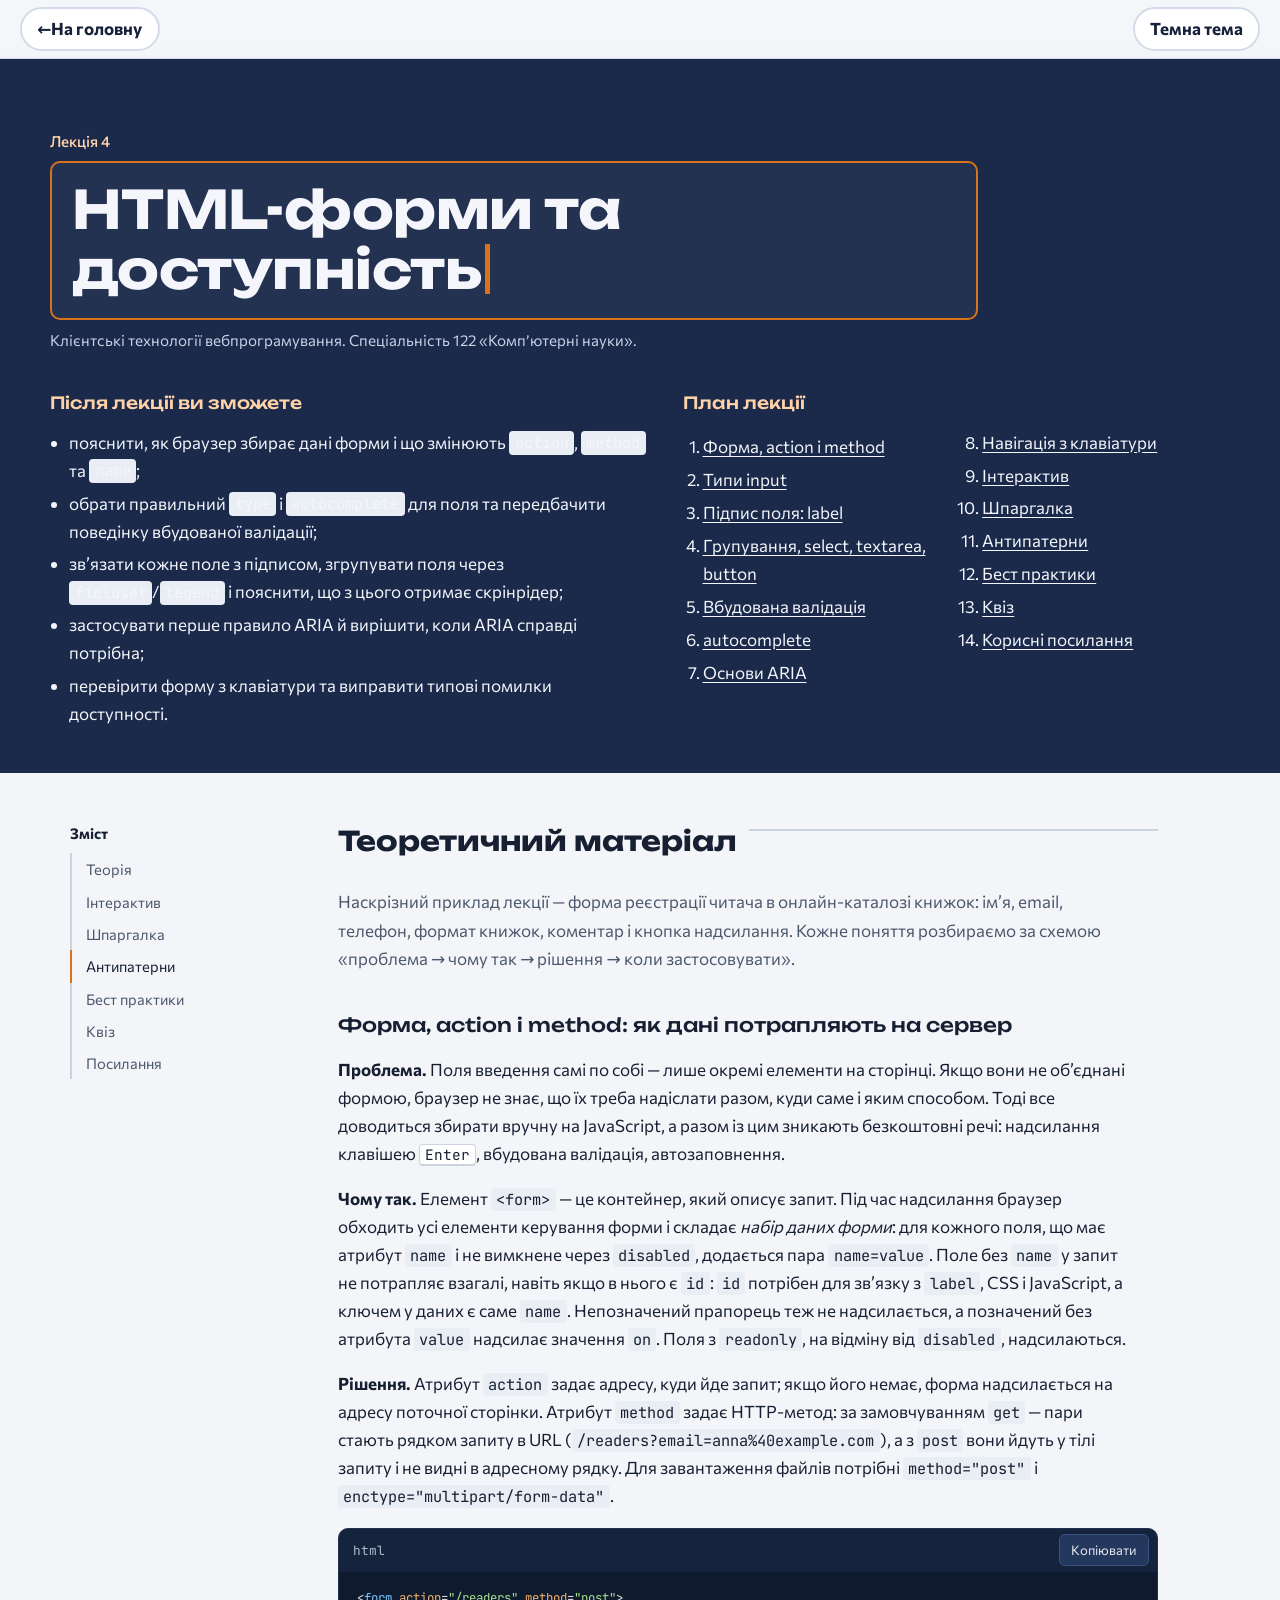
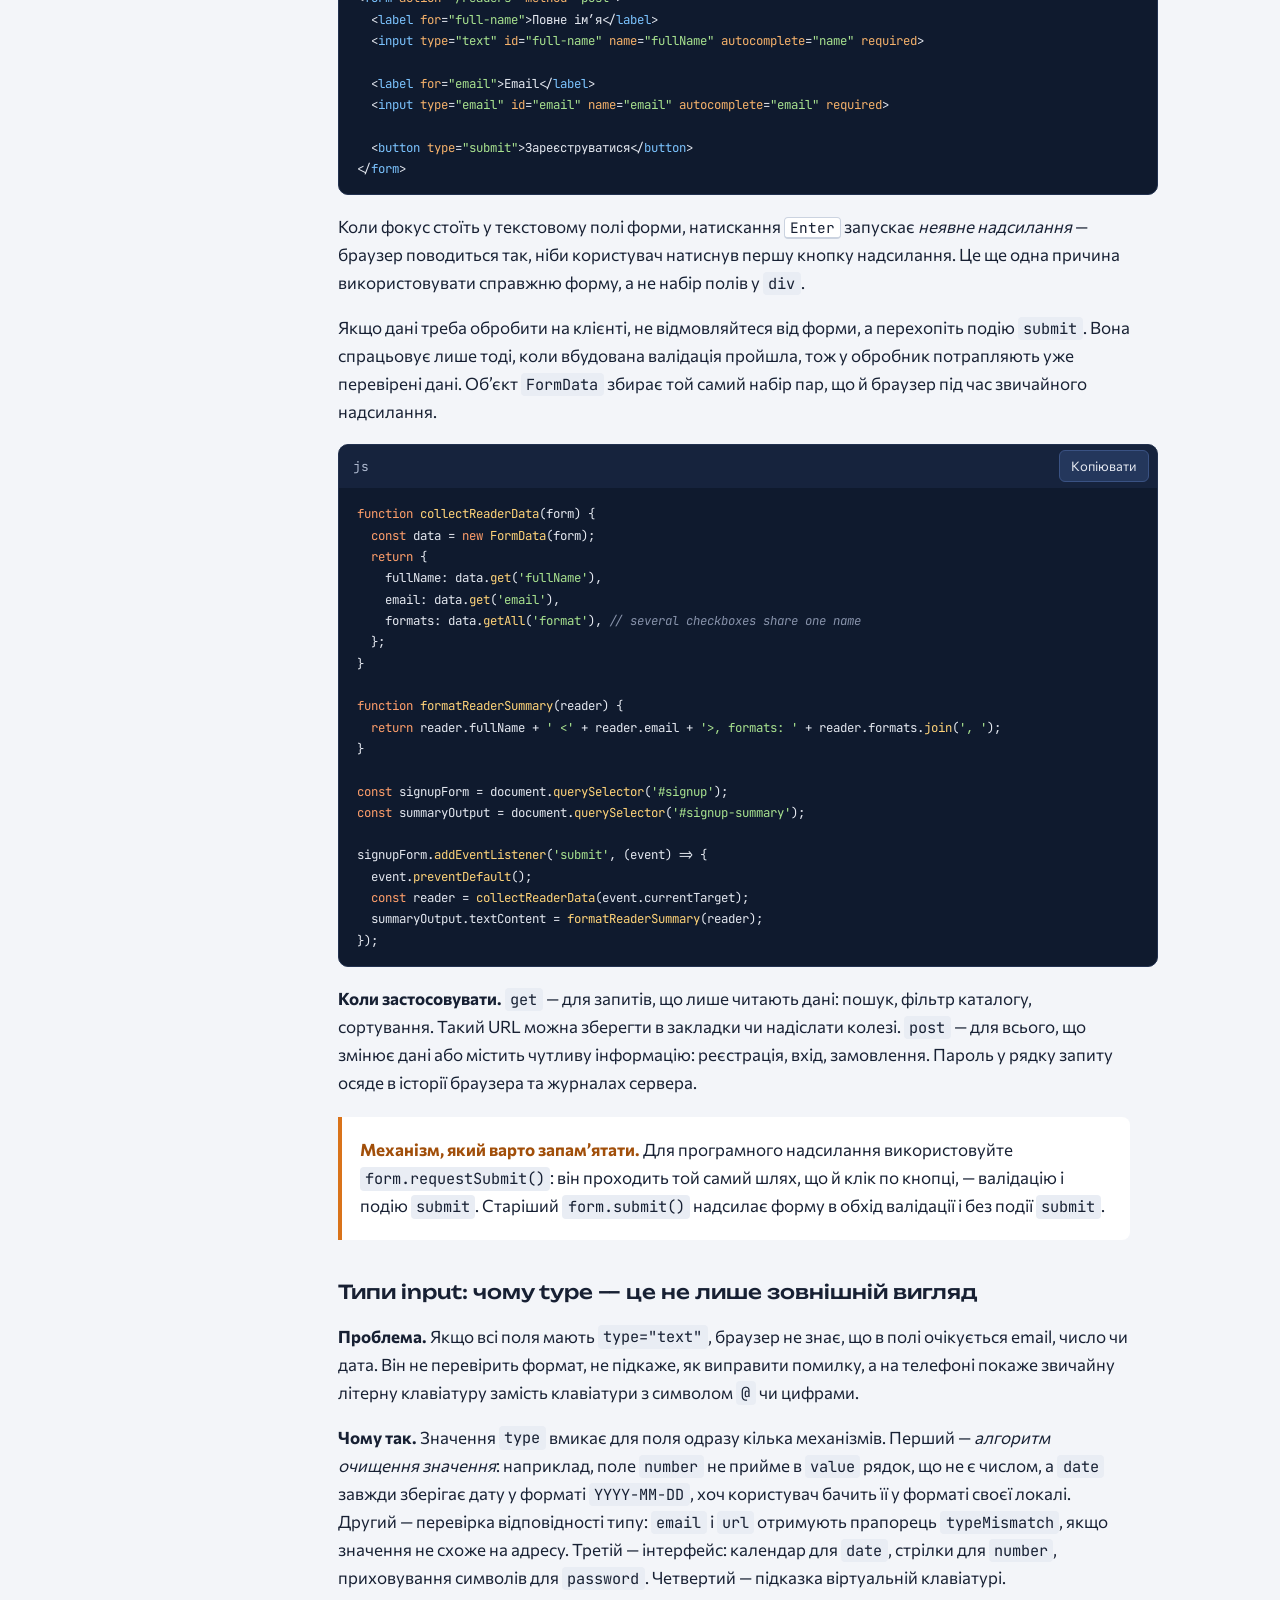
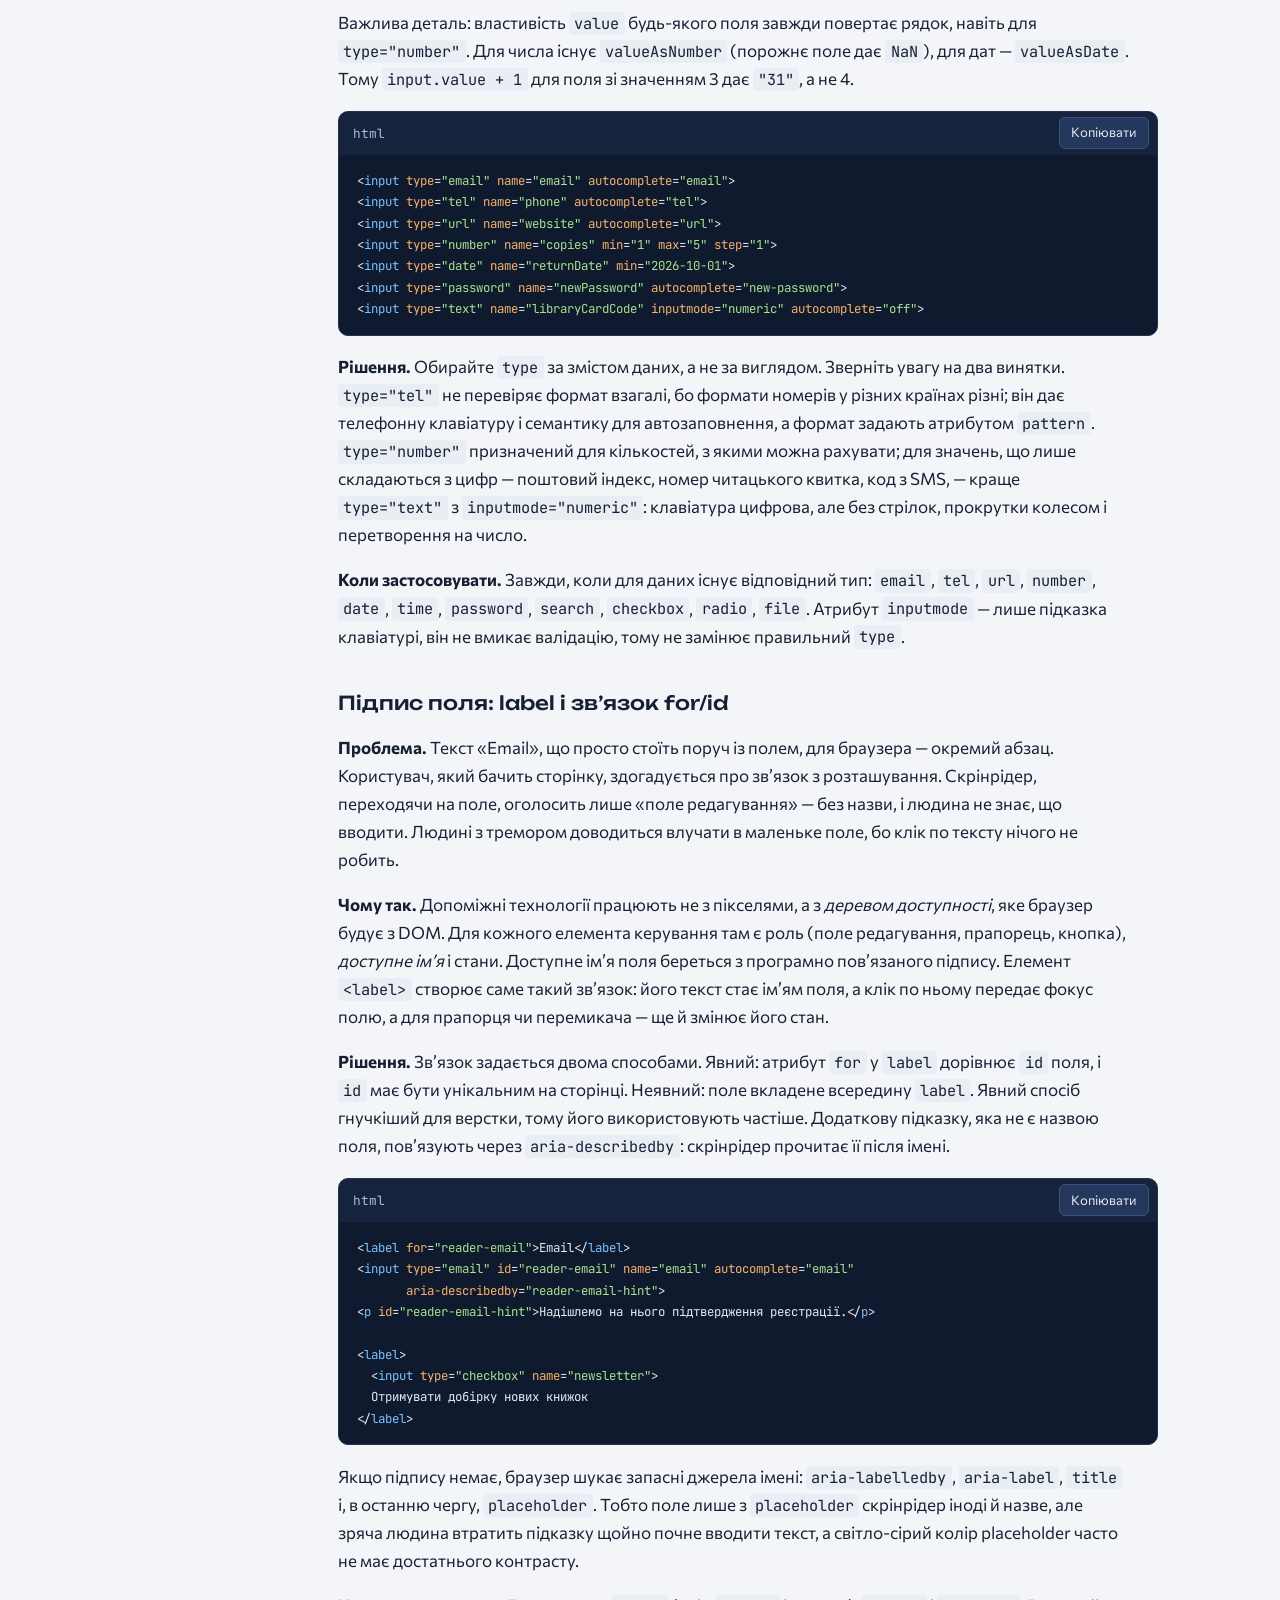
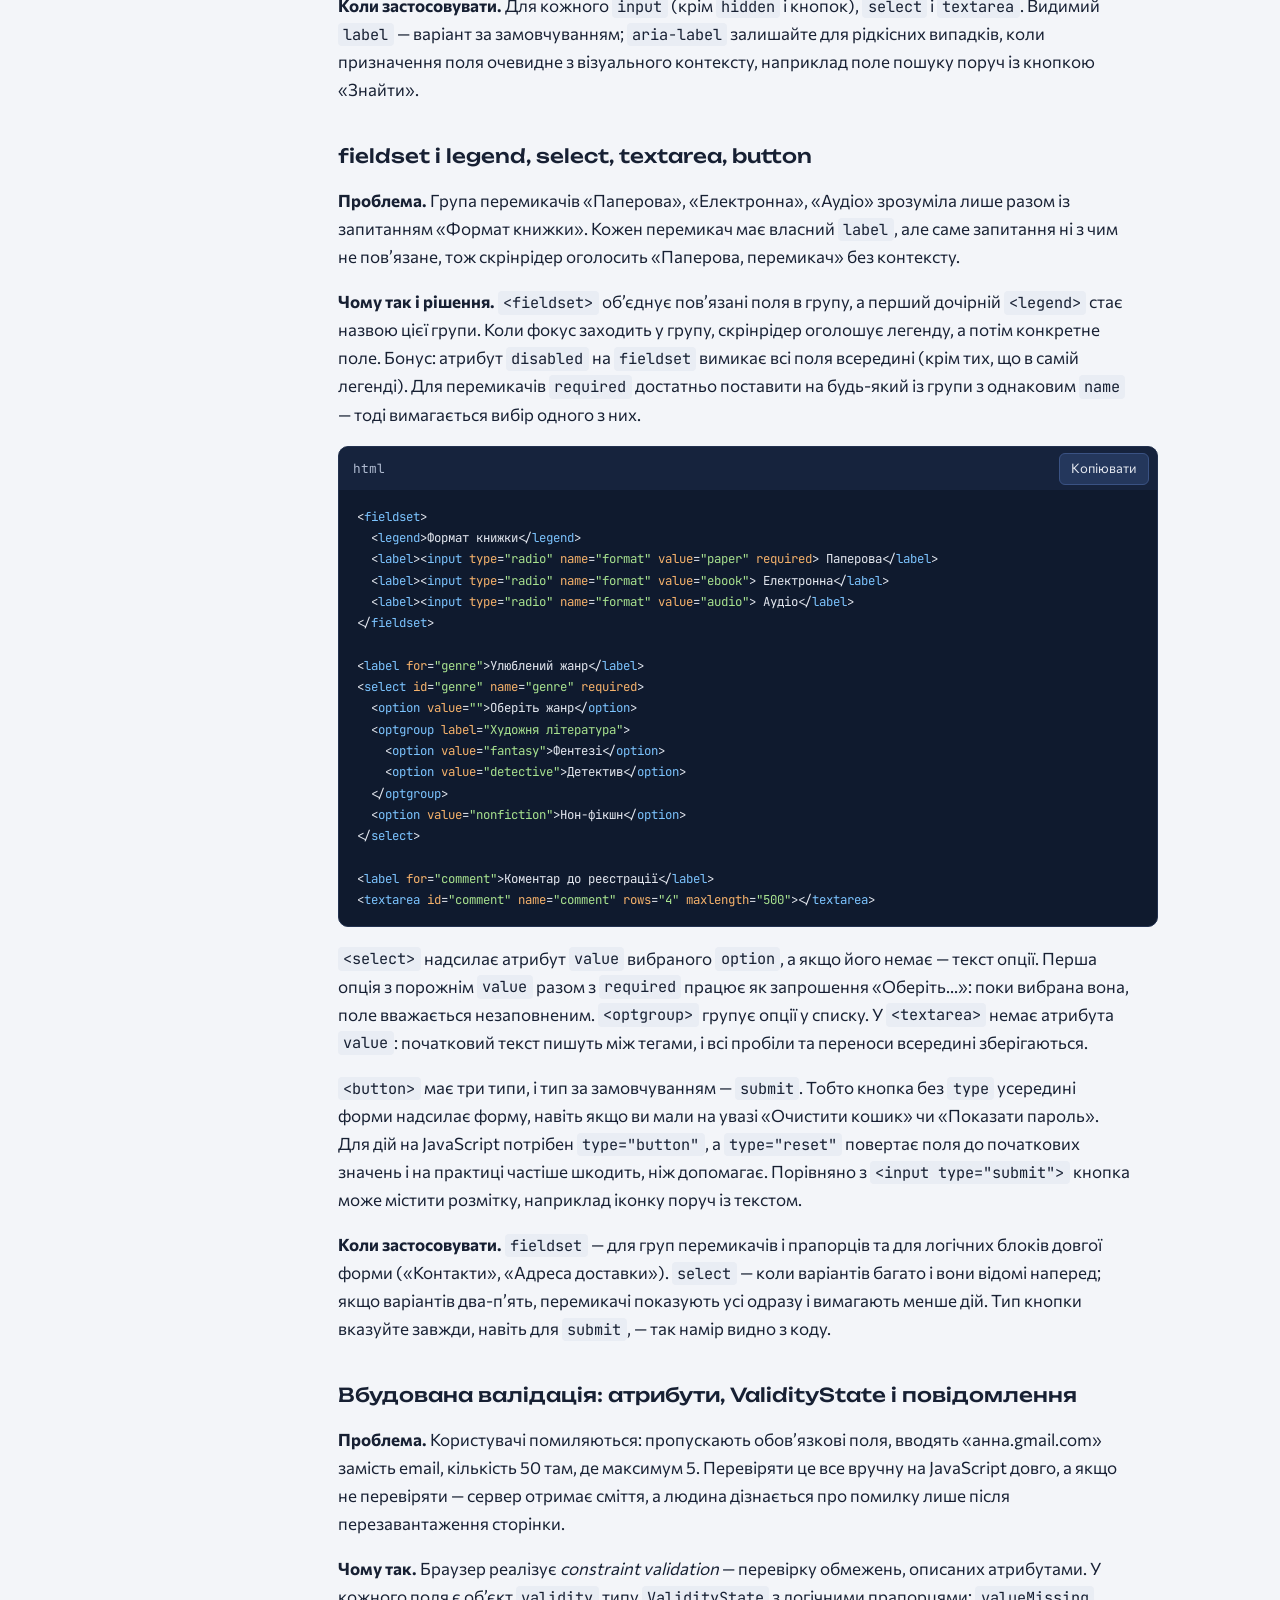
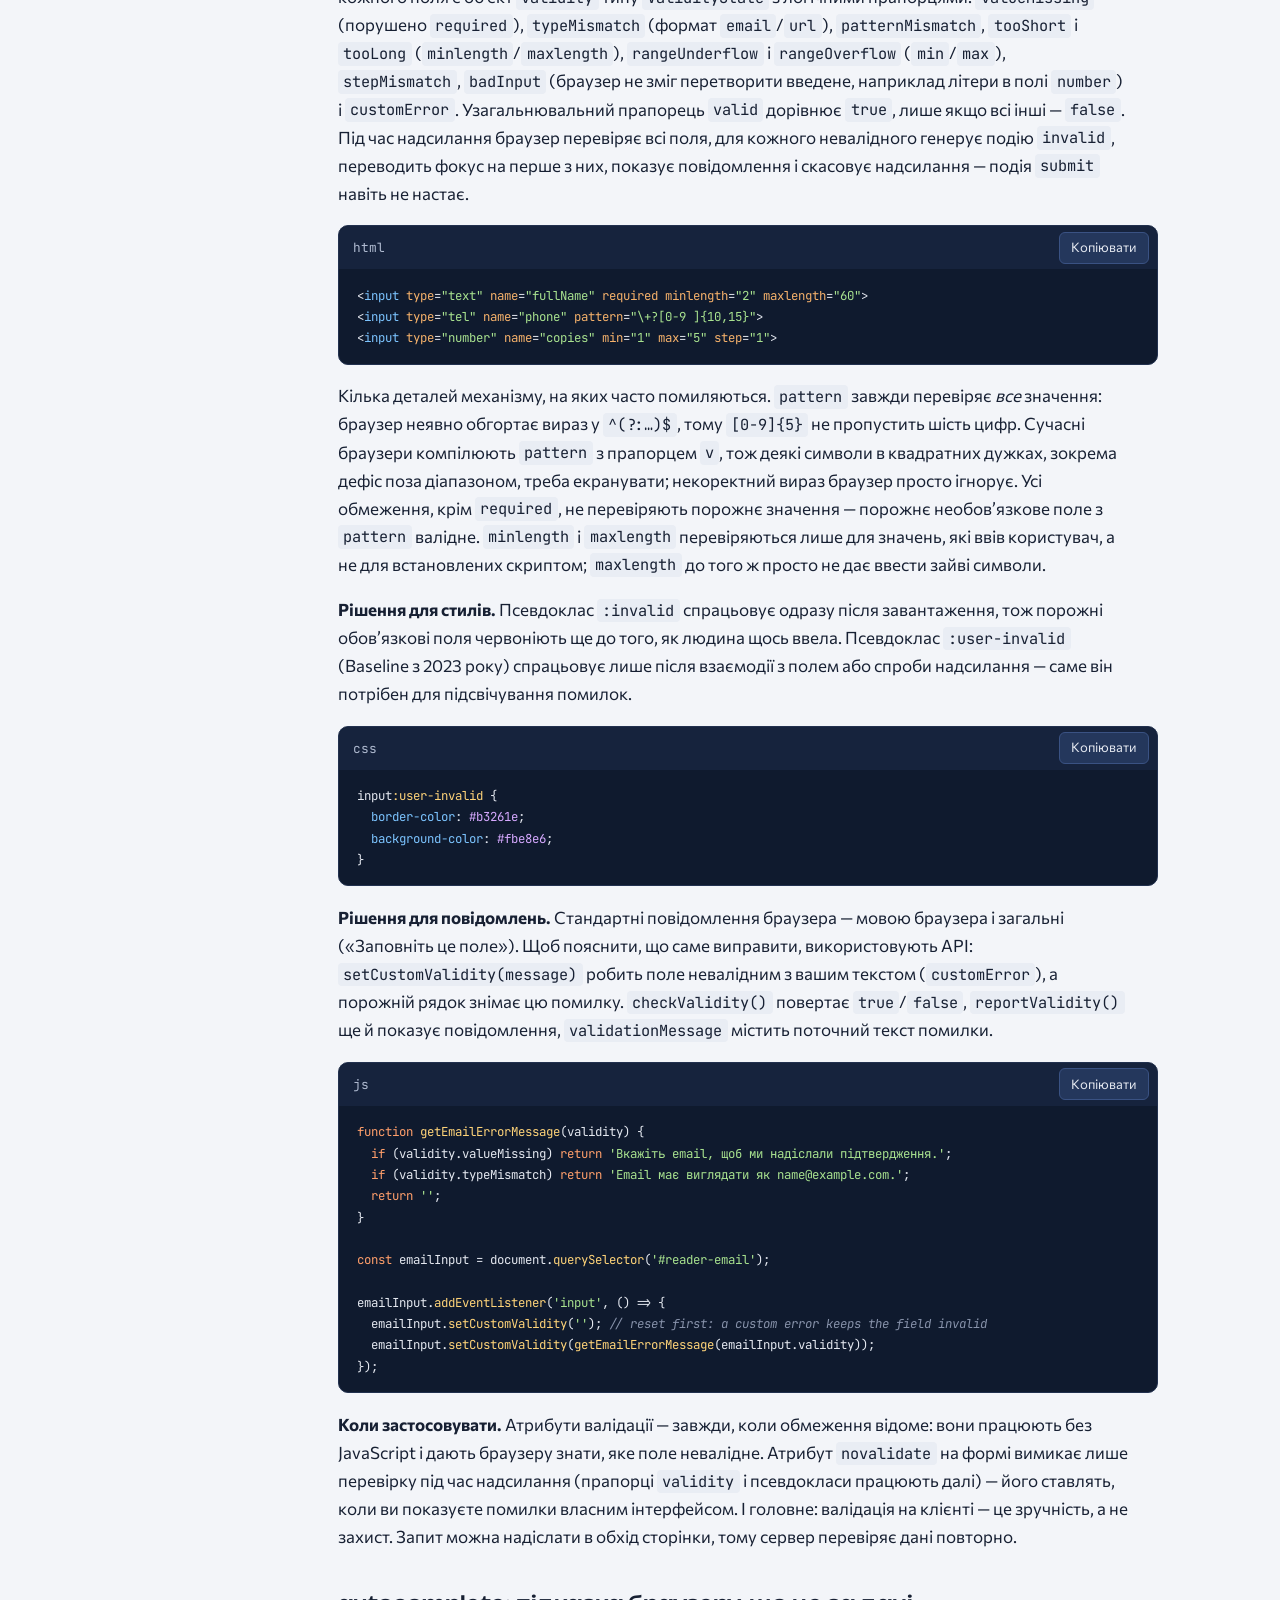
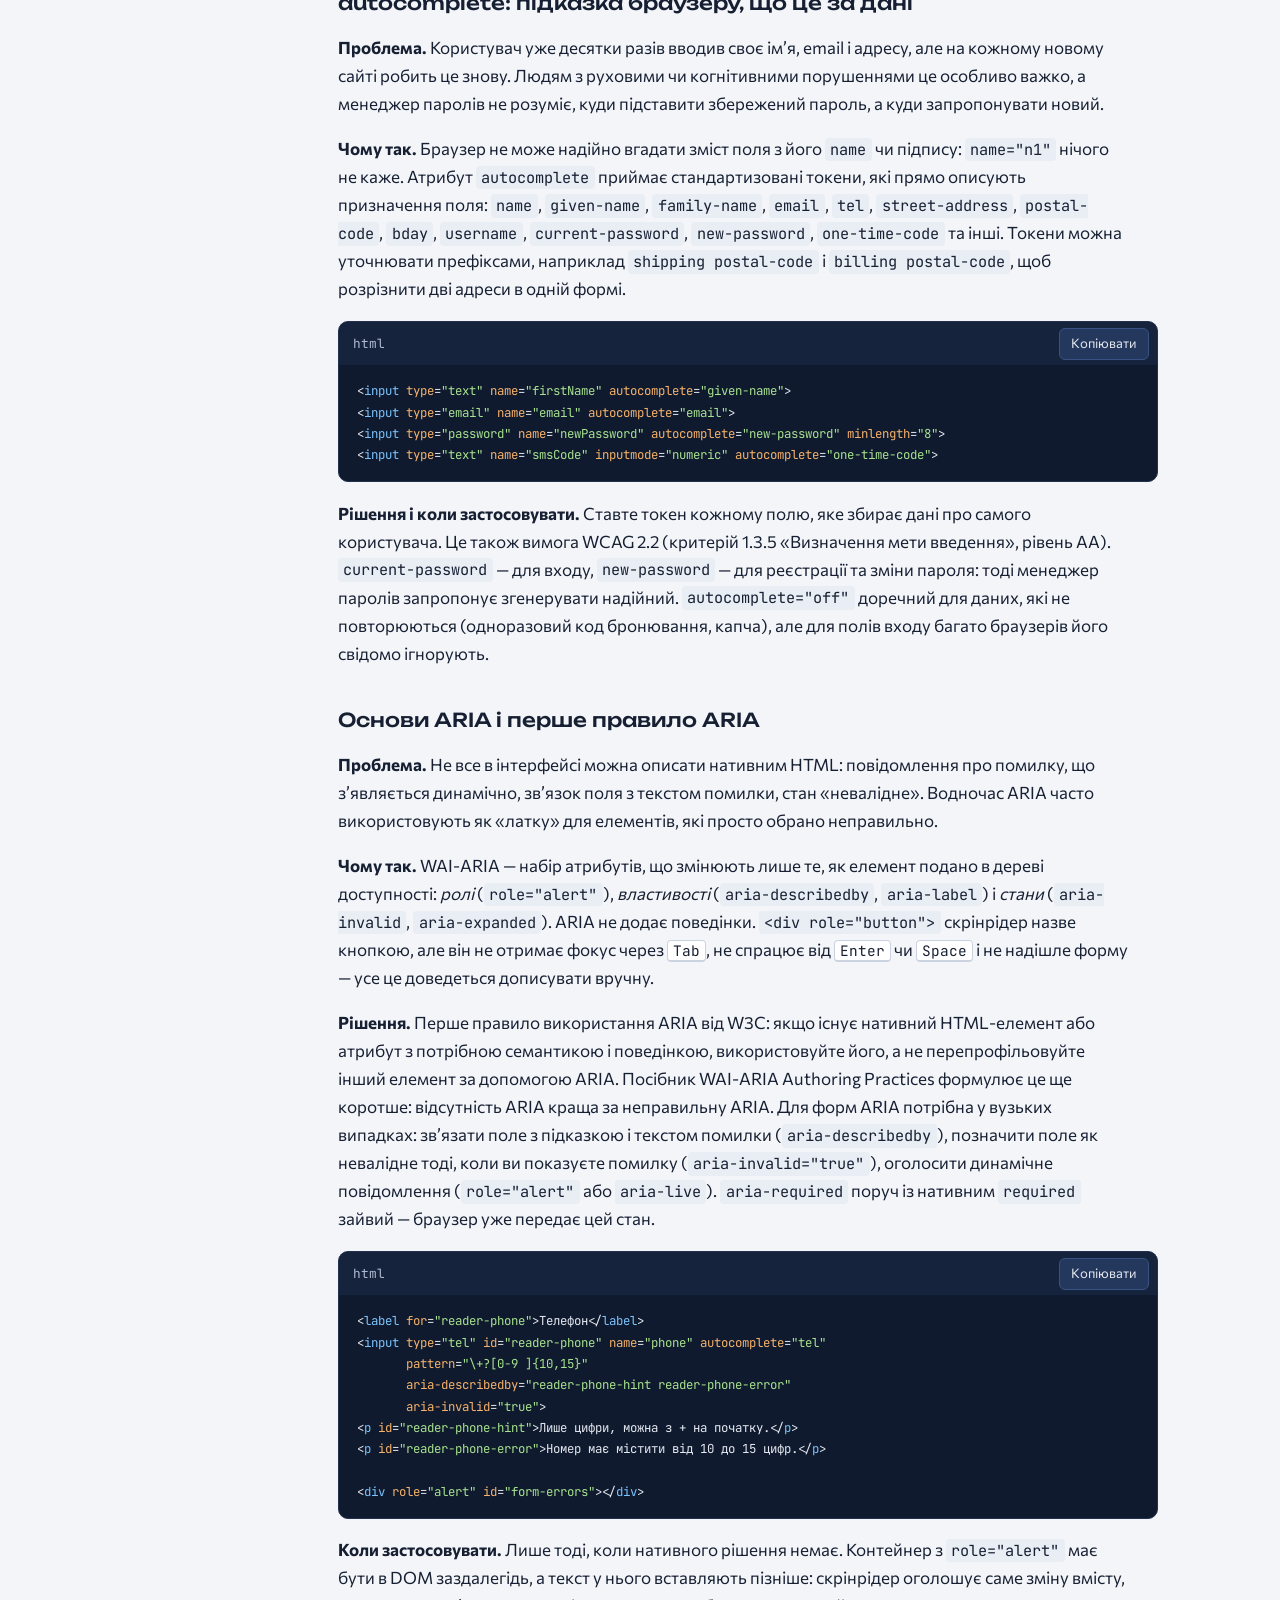
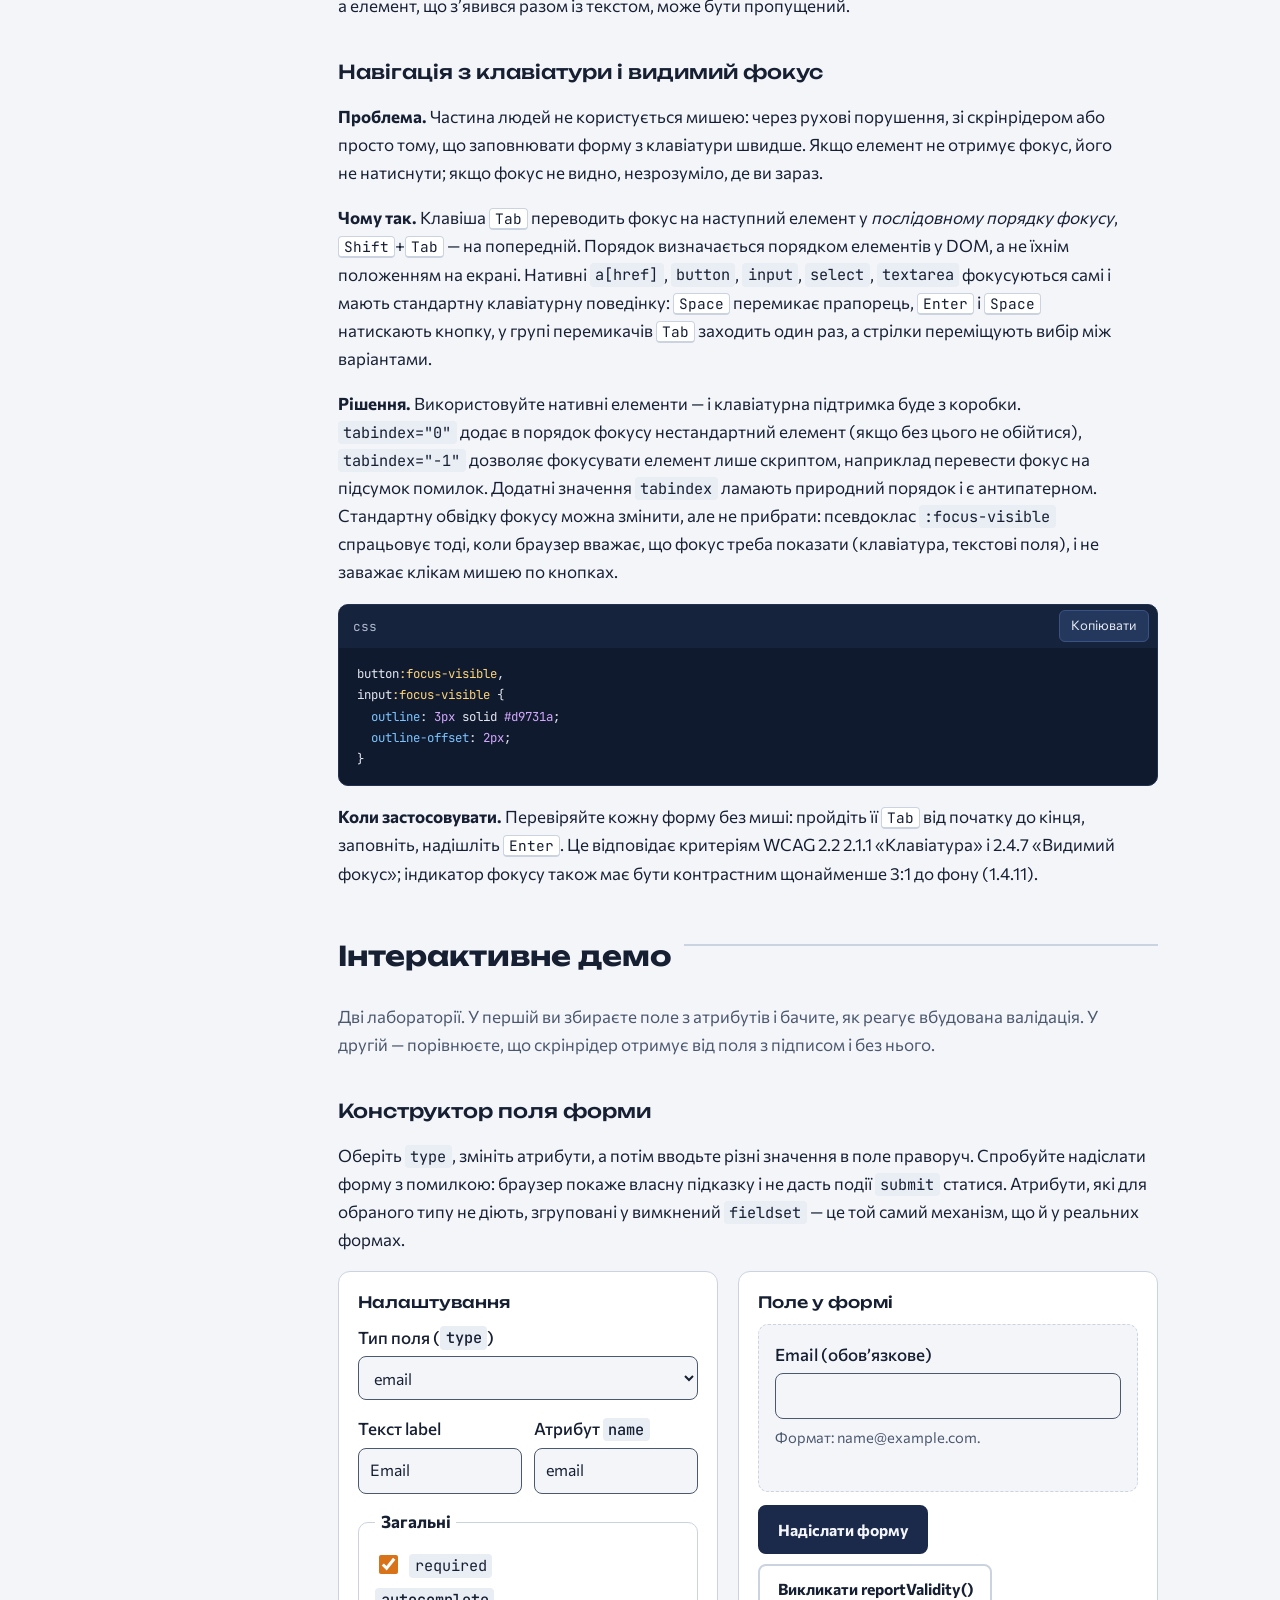
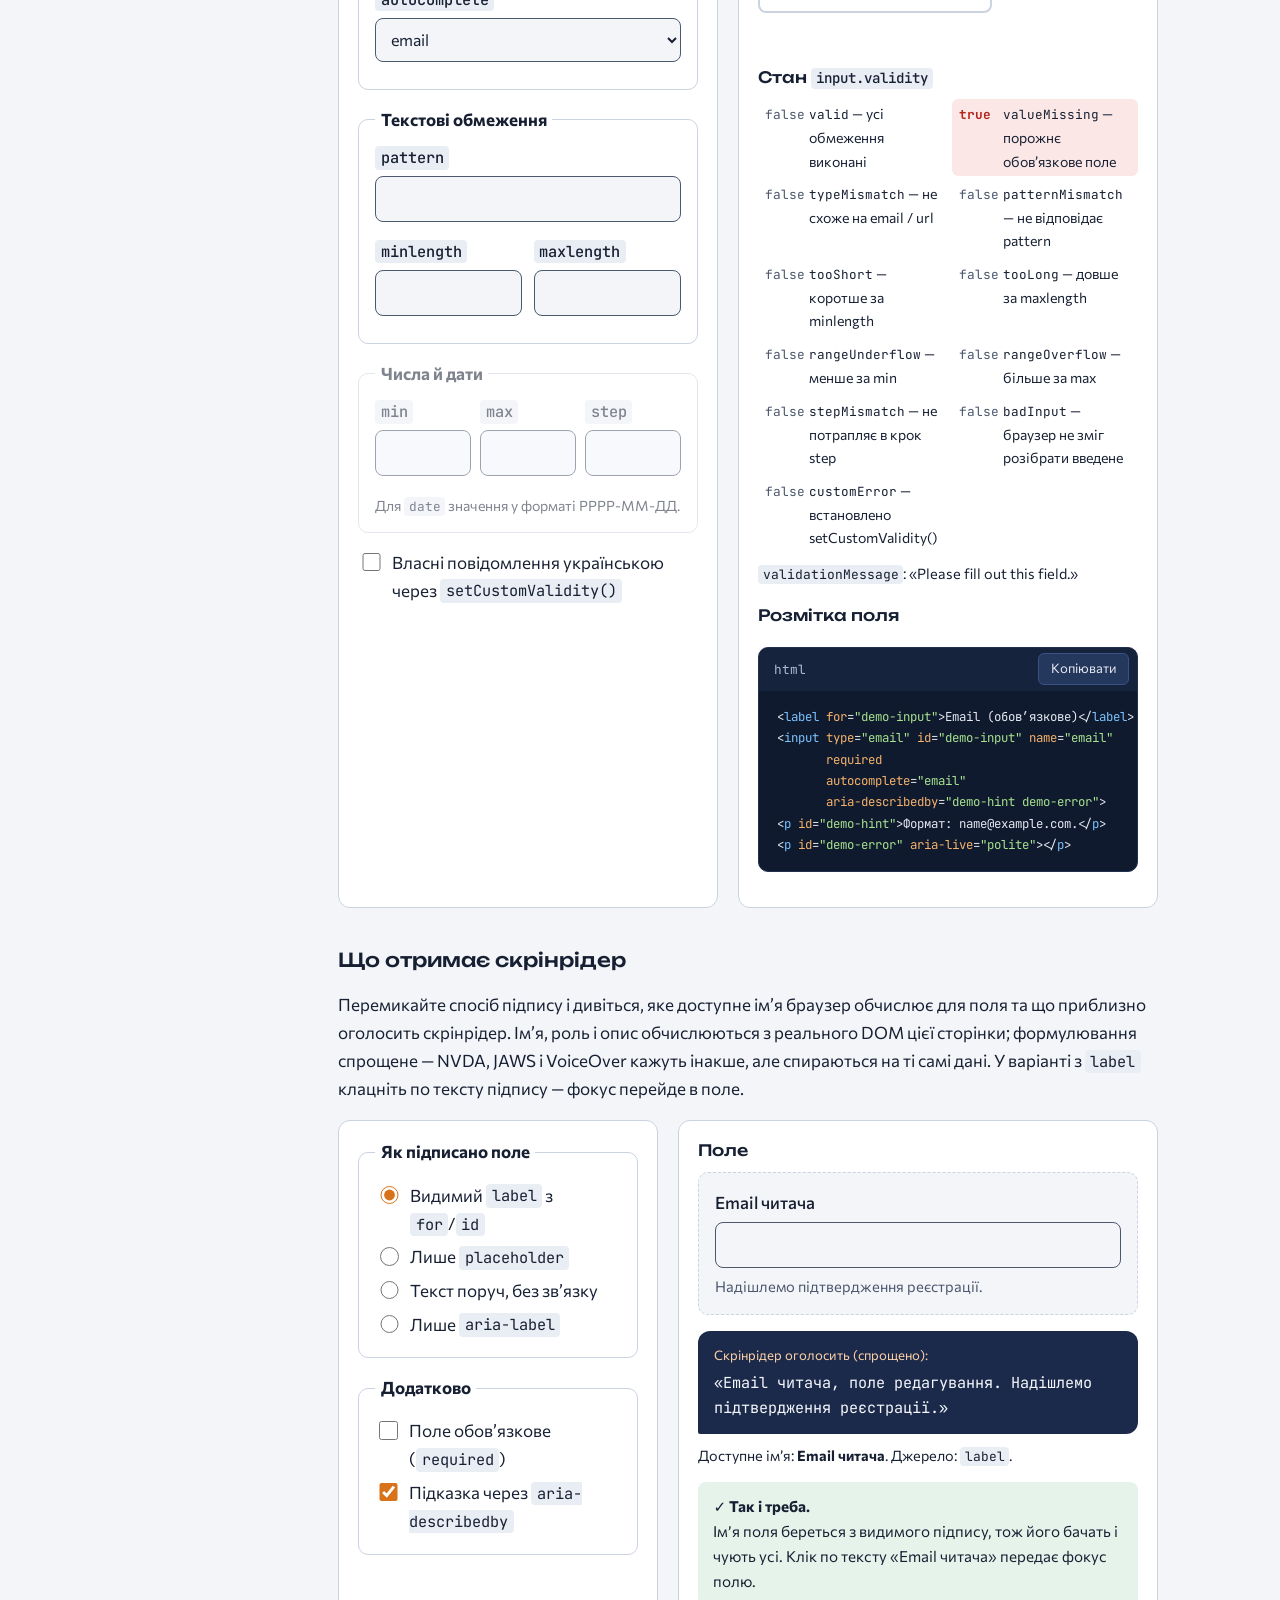
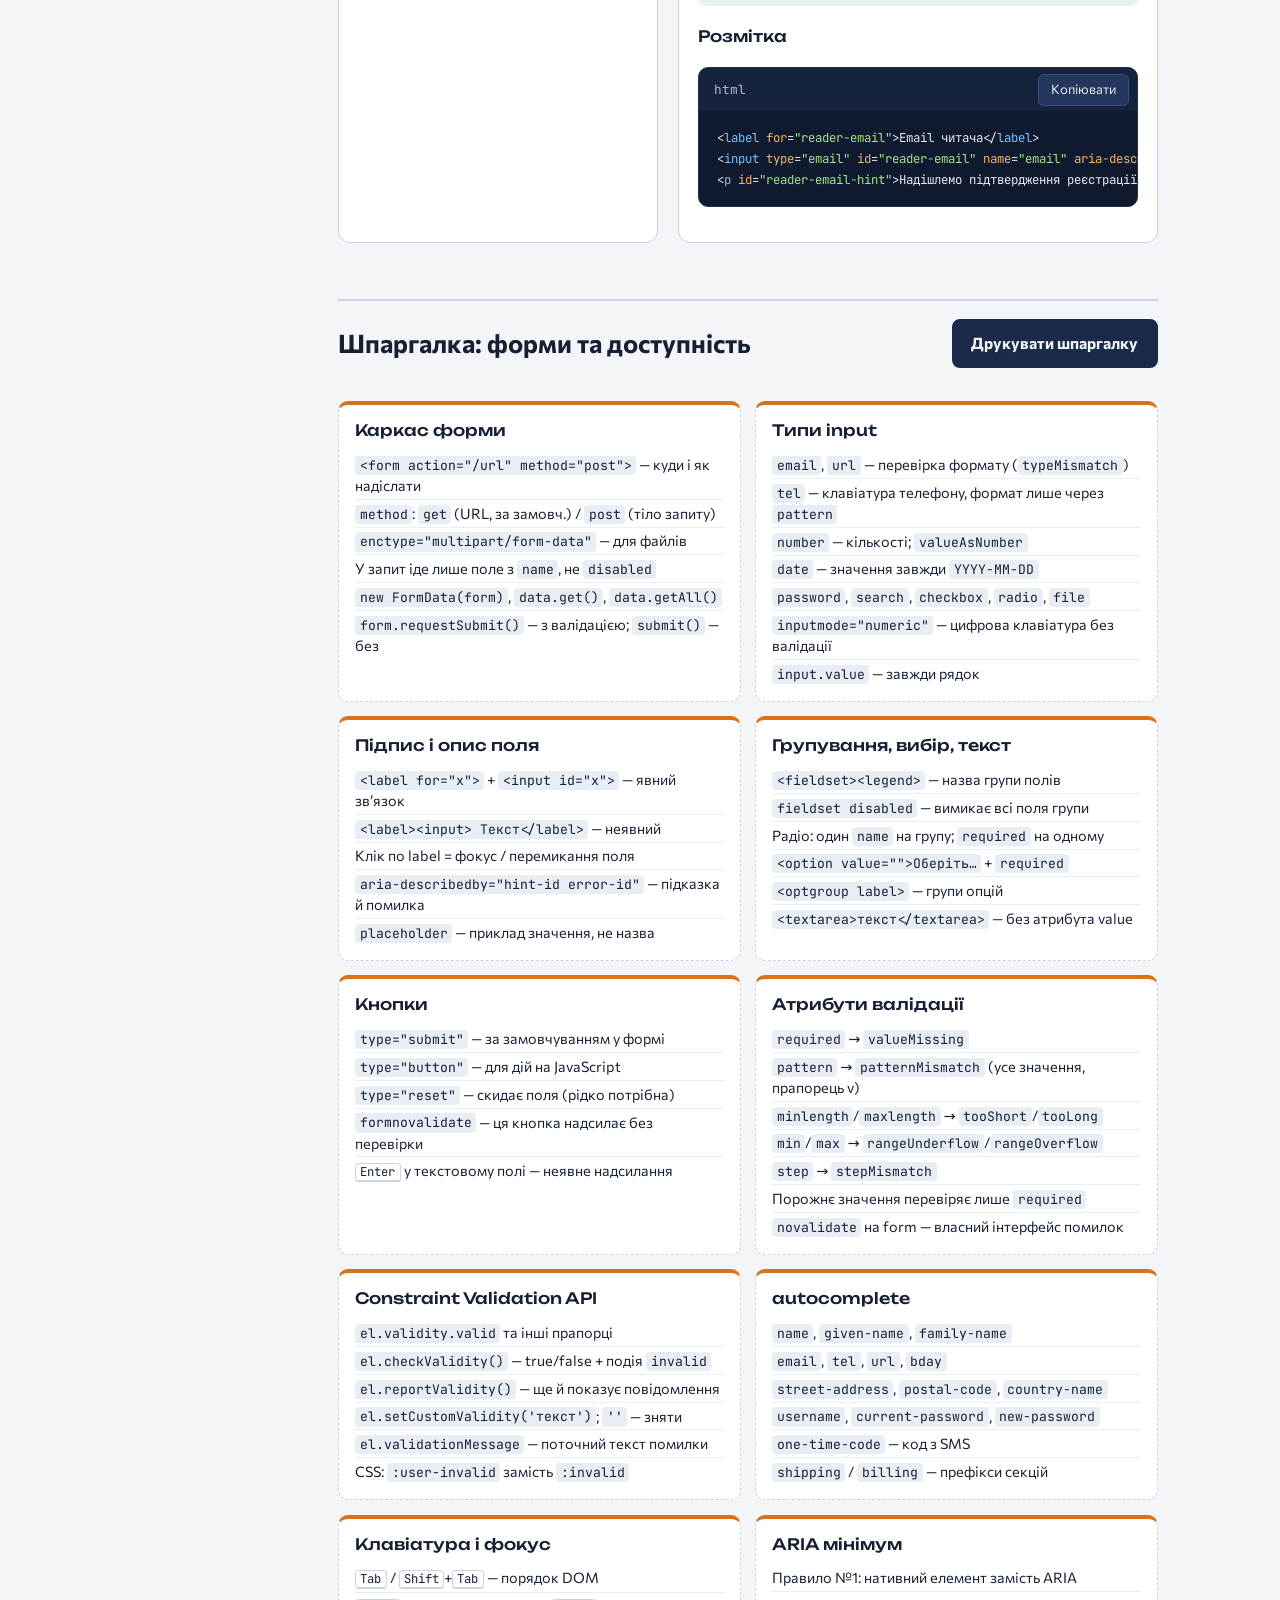
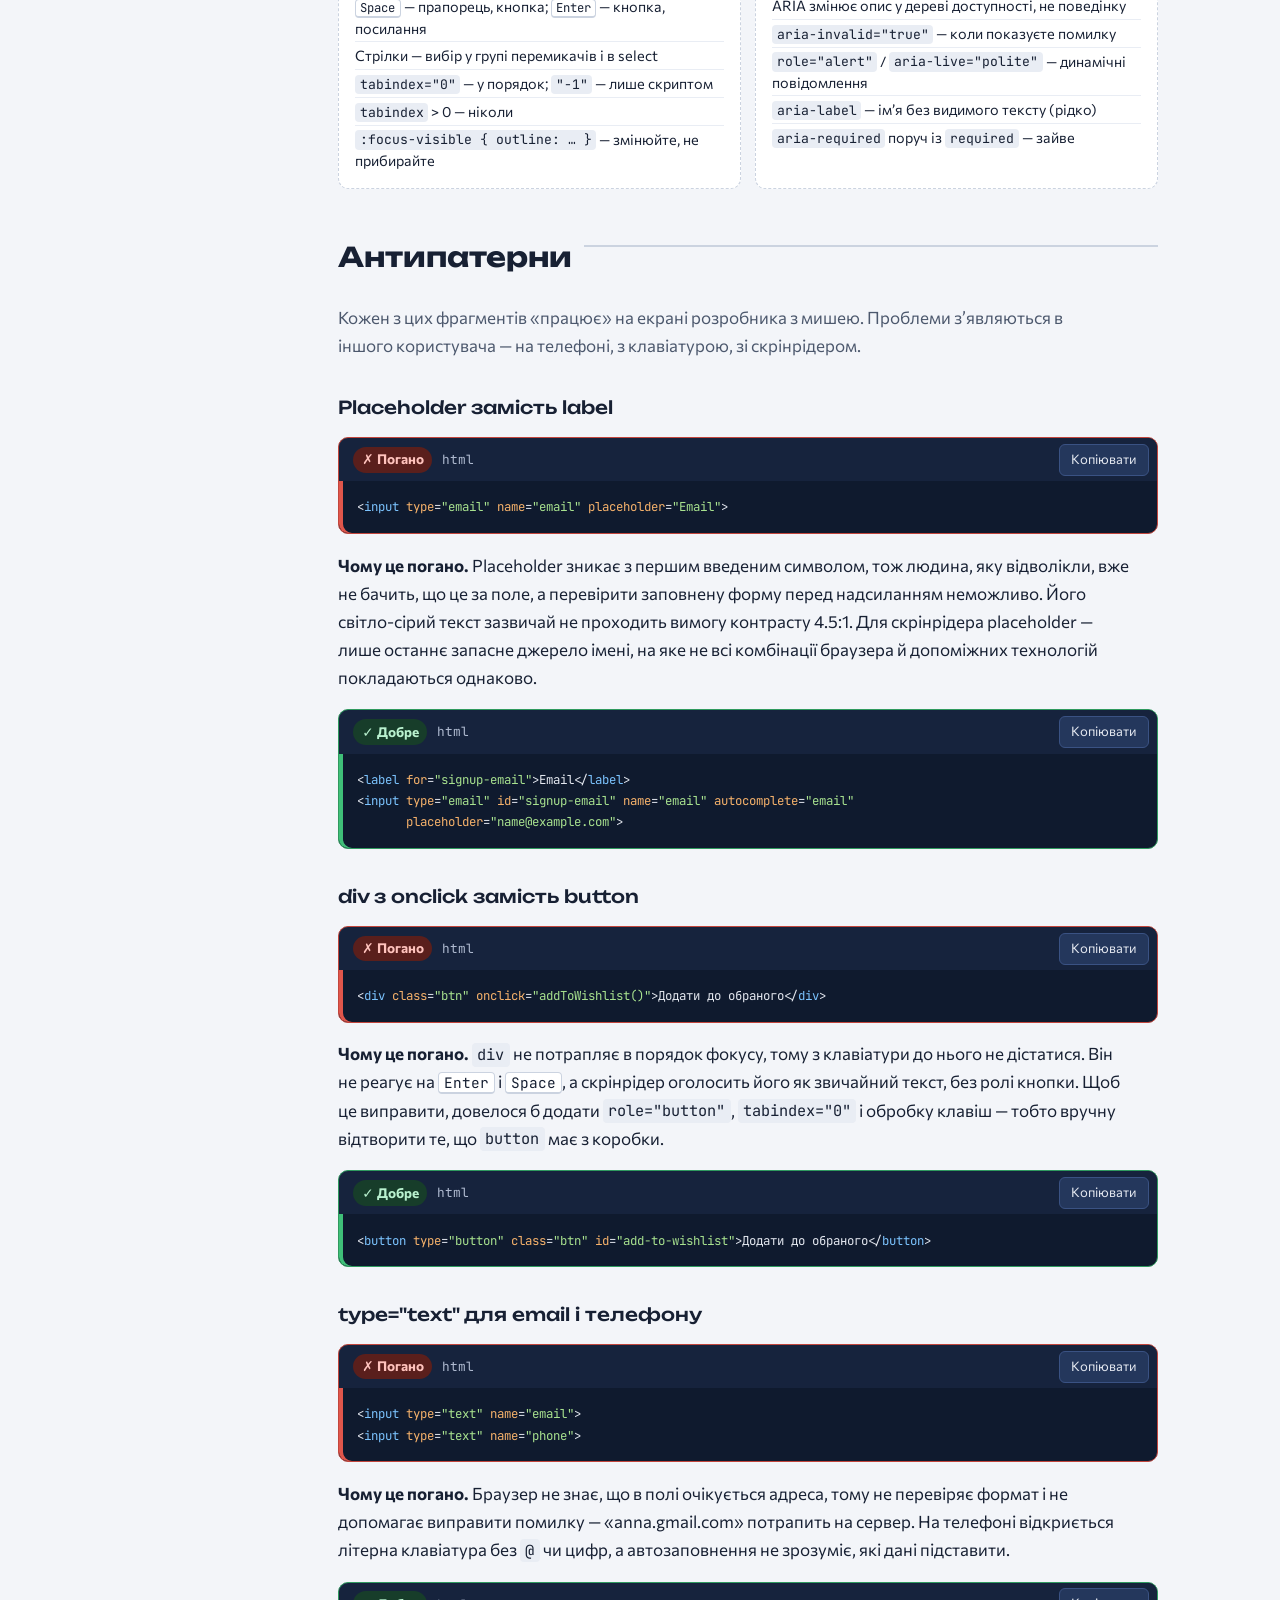
<file: topic-04/lecture-03-html-forms-accessibility.html>
<!DOCTYPE html>
<html lang="uk">
<head>
<meta charset="utf-8">
<script>
try {
  var savedTheme = localStorage.getItem("ctw-theme");
  if (savedTheme === "dark" || savedTheme === "light") document.documentElement.setAttribute("data-theme", savedTheme);
} catch (error) {}
</script>
<meta name="viewport" content="width=device-width, initial-scale=1, viewport-fit=cover">
<title>Лекція 4. HTML-форми та доступність</title>
<link rel="preconnect" href="https://fonts.googleapis.com">
<link rel="preconnect" href="https://fonts.gstatic.com" crossorigin>
<link rel="stylesheet" href="https://fonts.googleapis.com/css2?family=Commissioner:wght@400;500;600;700&family=JetBrains+Mono:wght@400;600&family=Unbounded:wght@500;700&display=swap">
<link rel="stylesheet" href="../styles/course.css">
<style>
:root {
  color-scheme: light;
  --bg: #f3f5f9;
  --surface: #ffffff;
  --surface-2: #e9edf4;
  --ink: #172033;
  --muted: #4c586d;
  --line: #cbd3e0;
  --navy: #1b2a4a;
  --navy-2: #253a63;
  --on-navy: #f4f6fb;
  --accent: #d9731a;
  --accent-ink: #a14f0a;
  --link: #1f4fa3;
  --ok: #1b7443;
  --ok-bg: #e5f3ea;
  --bad: #b3261e;
  --bad-bg: #fbe8e6;
  --focus: #d9731a;
  --code-bg: #0f1a2e;
  --code-ink: #e4e8f0;
  --font-display: "Unbounded", "Segoe UI", system-ui, sans-serif;
  --font-body: "Commissioner", "Segoe UI", system-ui, -apple-system, Roboto, sans-serif;
  --font-mono: "JetBrains Mono", ui-monospace, "SFMono-Regular", Consolas, "Liberation Mono", monospace;
  box-sizing: border-box;
  padding-top: env(safe-area-inset-top, 0px);
  padding-bottom: env(safe-area-inset-bottom, 0px);
}
@media (prefers-color-scheme: dark) {
  :root:not([data-theme="light"]) {
    color-scheme: dark;
    --bg: #0d1526; --surface: #152038; --surface-2: #1c2946; --ink: #e8ecf4; --muted: #a9b3c7;
    --line: #2f3e60; --navy: #18284a; --navy-2: #22365e; --on-navy: #f4f6fb; --accent: #f0913e;
    --accent-ink: #f6ad6b; --link: #8fb6ff; --ok: #71d49e; --ok-bg: #15352a; --bad: #ff9187;
    --bad-bg: #3d1d1d; --focus: #f6a55a; --code-bg: #0a1222; --code-ink: #e4e8f0;
  }
}
:root[data-theme="dark"] {
  color-scheme: dark;
  --bg: #0d1526; --surface: #152038; --surface-2: #1c2946; --ink: #e8ecf4; --muted: #a9b3c7;
  --line: #2f3e60; --navy: #18284a; --navy-2: #22365e; --on-navy: #f4f6fb; --accent: #f0913e;
  --accent-ink: #f6ad6b; --link: #8fb6ff; --ok: #71d49e; --ok-bg: #15352a; --bad: #ff9187;
  --bad-bg: #3d1d1d; --focus: #f6a55a; --code-bg: #0a1222; --code-ink: #e4e8f0;
}
html { scroll-padding-top: calc(env(safe-area-inset-top, 0px) + 1rem); scroll-behavior: smooth; }
@media (prefers-reduced-motion: reduce) { html { scroll-behavior: auto; } }
*, *::before, *::after { box-sizing: inherit; }
body {
  margin: 0; background: var(--bg); color: var(--ink);
  font-family: var(--font-body); font-size: 1.0625rem; line-height: 1.65;
  -webkit-text-size-adjust: 100%;
}
img, svg { max-width: 100%; }
a { color: var(--link); text-underline-offset: 0.18em; }
a:hover { text-decoration-thickness: 2px; }
:focus-visible { outline: 3px solid var(--focus); outline-offset: 3px; border-radius: 4px; }
code, kbd, pre { font-family: var(--font-mono); font-size: 0.9em; }
:not(pre) > code {
  background: var(--surface-2); padding: 0.08em 0.35em; border-radius: 4px; overflow-wrap: anywhere;
}
kbd {
  border: 1px solid var(--line); border-bottom-width: 2px; border-radius: 4px;
  padding: 0 0.35em; background: var(--surface); font-size: 0.85em;
}
.visually-hidden {
  position: absolute !important; width: 1px; height: 1px; margin: -1px; padding: 0;
  overflow: hidden; clip: rect(0 0 0 0); white-space: nowrap; border: 0;
}
.skip-link {
  position: absolute; left: 1rem; top: -4rem; z-index: 10; background: var(--accent);
  color: #1b1307; padding: 0.6rem 1rem; border-radius: 6px; font-weight: 700;
}
.skip-link:focus { top: calc(env(safe-area-inset-top, 0px) + 0.75rem); }

/* ---------- Hero ---------- */
.hero { background: var(--navy); color: var(--on-navy); padding: 3rem 1.25rem 2.5rem; }
.hero__inner { max-width: 1180px; margin: 0 auto; }
.hero-field { position: relative; max-width: 58rem; margin-top: 1.25rem; }
.hero-field__label {
  display: inline-block; font-weight: 500; font-size: 0.95rem; color: #ffd2a8; margin-bottom: 0.4rem;
}
.hero-field__box {
  border: 2px solid var(--accent); border-radius: 10px; padding: 1.1rem 1.25rem 1.2rem;
  background: rgba(255, 255, 255, 0.04);
}
.hero h1 {
  margin: 0; font-family: var(--font-display); font-weight: 700; letter-spacing: -0.01em;
  font-size: clamp(1.75rem, 5.2vw, 3.3rem); line-height: 1.12;
}
.caret {
  display: inline-block; width: 0.08em; height: 0.95em; margin-left: 0.08em;
  background: var(--accent); vertical-align: -0.1em;
}
@media (prefers-reduced-motion: no-preference) {
  .caret { animation: blink 1.1s steps(1) infinite; }
}
@keyframes blink { 50% { opacity: 0; } }
.hero-field__help { margin: 0.5rem 0 0; color: #c9d2e6; font-size: 0.95rem; }
.hero-grid { display: grid; gap: 2rem; margin-top: 2.25rem; }
@media (min-width: 820px) { .hero-grid { grid-template-columns: 1.1fr 1fr; } }
.hero h2 { font-family: var(--font-display); font-weight: 500; font-size: 1.05rem; margin: 0 0 0.75rem; color: #ffd2a8; }
.hero ul, .hero ol { margin: 0; padding-left: 1.2rem; }
.hero li { margin: 0.3rem 0; }
.hero a { color: var(--on-navy); }
.hero a:hover { color: #ffd2a8; }
.plan ol { columns: 2 14rem; column-gap: 2rem; }
.plan li { break-inside: avoid; }

/* ---------- Layout ---------- */
.layout { max-width: 1180px; margin: 0 auto; padding: 0 1.25rem 4rem; }
@media (min-width: 1100px) {
  .layout { display: grid; grid-template-columns: 220px minmax(0, 1fr); gap: 3rem; }
}
.toc { display: none; }
@media (min-width: 1100px) {
  .toc {
    display: block; position: sticky; top: calc(env(safe-area-inset-top, 0px) + 1.5rem);
    align-self: start; margin-top: 3rem; font-size: 0.92rem;
  }
  .toc p { font-weight: 700; margin: 0 0 0.5rem; }
  .toc ol { list-style: none; margin: 0; padding: 0; border-left: 2px solid var(--line); }
  .toc a { display: block; padding: 0.25rem 0 0.25rem 0.9rem; color: var(--muted); text-decoration: none; margin-left: -2px; border-left: 2px solid transparent; }
  .toc a:hover, .toc a[aria-current="true"] { color: var(--ink); border-left-color: var(--accent); }
}
main { min-width: 0; max-width: 820px; }

/* Section heading sits on the rule, like a legend on a fieldset */
.sec { margin-top: 3.5rem; border-top: 2px solid var(--line); }
.sec > h2 {
  display: inline-block; margin: -0.95em 0 0.75rem; padding-right: 0.75rem; background: var(--bg);
  font-family: var(--font-display); font-weight: 700; font-size: clamp(1.3rem, 3vw, 1.7rem); line-height: 1.3;
}
.sec-intro { color: var(--muted); max-width: 70ch; }
.topic { margin-top: 2.5rem; }
.topic > h3 { font-family: var(--font-display); font-weight: 500; font-size: 1.2rem; line-height: 1.35; margin: 0 0 0.75rem; }
.prose p, .prose li { max-width: 72ch; }
.lead-in { font-weight: 700; }
.note {
  border-left: 4px solid var(--accent); background: var(--surface); padding: 0.9rem 1.1rem;
  border-radius: 0 8px 8px 0; margin: 1.25rem 0; max-width: 72ch;
}
.note p { margin: 0.3rem 0; }
.note strong:first-child { color: var(--accent-ink); }

/* ---------- Code blocks ---------- */
.code { margin: 1.1rem 0; border-radius: 10px; overflow: hidden; background: var(--code-bg); border: 1px solid #22314f; }
.code__bar {
  display: flex; align-items: center; gap: 0.6rem; padding: 0.35rem 0.5rem 0.35rem 0.9rem;
  background: #16233d; color: #aeb9cf; font-size: 0.8rem; font-family: var(--font-mono);
}
.code__lang { margin-right: auto; }
.code__verdict { font-family: var(--font-body); font-weight: 700; font-size: 0.85rem; padding: 0.1rem 0.55rem; border-radius: 99px; }
.code--bad { border-color: #c2463d; box-shadow: inset 4px 0 0 #e0564b; }
.code--good { border-color: #2f9a5f; box-shadow: inset 4px 0 0 #3fbf78; }
.code--bad .code__verdict { background: #5a1f1c; color: #ffc3bd; }
.code--good .code__verdict { background: #173d2a; color: #b9f1cf; }
.code__copy {
  font: inherit; font-family: var(--font-body); font-size: 0.82rem; color: #e4e8f0; background: #24375c;
  border: 1px solid #3a5283; border-radius: 6px; padding: 0.25rem 0.7rem; cursor: pointer; min-height: 32px;
}
.code__copy:hover { background: #2d4574; }
.code pre { margin: 0; padding: 0.95rem 1.1rem; overflow-x: auto; color: var(--code-ink); line-height: 1.55; font-size: 0.86rem; tab-size: 2; }
.code pre:focus-visible { outline-offset: -3px; }
.tk-tag { color: #7cc4ff; }
.tk-attr { color: #f6b26b; }
.tk-str { color: #a8e28f; }
.tk-com { color: #8792aa; font-style: italic; }
.tk-kw { color: #ff9f6b; }
.tk-num { color: #d6a9ff; }
.tk-fn { color: #ffd479; }
.tk-prop { color: #7cc4ff; }
.tk-at { color: #ff9f6b; }
.tk-sel { color: #ffd479; }

/* ---------- Form controls (used in demos) ---------- */
.panel { background: var(--surface); border: 1px solid var(--line); border-radius: 12px; padding: 1.1rem 1.2rem; }
.ctl { display: grid; gap: 0.3rem; margin-bottom: 0.9rem; }
.ctl label, .ctl .ctl__label { font-weight: 500; }
.ctl small { color: var(--muted); font-size: 0.85rem; }
input[type="text"], input[type="email"], input[type="tel"], input[type="url"], input[type="number"],
input[type="date"], input[type="password"], select, textarea {
  font: inherit; font-size: 1rem; color: var(--ink); background: var(--bg);
  border: 1.5px solid var(--muted); border-radius: 8px; padding: 0.55rem 0.7rem; width: 100%; min-height: 44px;
}
input:focus-visible, select:focus-visible, textarea:focus-visible { outline: 3px solid var(--focus); outline-offset: 1px; border-color: var(--ink); }
input:user-invalid { border-color: var(--bad); background: var(--bad-bg); }
fieldset { border: 1px solid var(--line); border-radius: 10px; padding: 0.6rem 1rem 0.8rem; margin: 0 0 1rem; min-width: 0; }
fieldset:disabled { opacity: 0.55; }
legend { font-weight: 700; padding: 0 0.35rem; }
.check { display: flex; gap: 0.55rem; align-items: flex-start; margin: 0.35rem 0; }
.check input { width: 1.15rem; height: 1.15rem; margin-top: 0.25rem; accent-color: var(--accent); flex: none; }
.btn {
  font: inherit; font-weight: 700; font-size: 0.98rem; border-radius: 8px; padding: 0.6rem 1.1rem; min-height: 44px;
  cursor: pointer; border: 2px solid var(--navy); background: var(--navy); color: var(--on-navy);
}
.btn:hover { background: var(--navy-2); }
.btn--ghost { background: transparent; color: var(--ink); border-color: var(--line); }
.btn--ghost:hover { background: var(--surface-2); }
:root[data-theme="dark"] .btn, .btn { }
@media (prefers-color-scheme: dark) { :root:not([data-theme="light"]) .btn { border-color: var(--accent); } }
:root[data-theme="dark"] .btn { border-color: var(--accent); }
.btn-row { display: flex; flex-wrap: wrap; gap: 0.6rem; margin-top: 0.8rem; }

/* ---------- Demo: field builder ---------- */
.builder { display: grid; gap: 1.25rem; margin-top: 1rem; }
@media (min-width: 760px) { .builder { grid-template-columns: minmax(0, 0.95fr) minmax(0, 1.05fr); } }
.builder h4, .a11y h4 { font-family: var(--font-display); font-weight: 500; font-size: 0.98rem; margin: 1.1rem 0 0.5rem; }
.builder h4:first-child, .a11y h4:first-child { margin-top: 0; }
.row-2 { display: grid; grid-template-columns: 1fr 1fr; gap: 0.75rem; }
.row-3 { display: grid; grid-template-columns: repeat(3, minmax(0, 1fr)); gap: 0.6rem; }
@media (max-width: 420px) { .row-3 { grid-template-columns: 1fr 1fr; } }
.stage { background: var(--bg); border: 1.5px dashed var(--line); border-radius: 10px; padding: 1rem; }
.stage label { font-weight: 500; display: block; margin-bottom: 0.3rem; }
.stage p { margin: 0.35rem 0 0; font-size: 0.92rem; }
#demo-hint, #reader-email-hint { color: var(--muted); }
#demo-error { color: var(--bad); font-weight: 500; min-height: 1.4em; }
.result { margin-top: 0.75rem; font-size: 0.95rem; min-height: 1.5em; }
.result--ok { color: var(--ok); }
.validity { list-style: none; padding: 0; margin: 0; display: grid; grid-template-columns: 1fr; gap: 0.2rem; font-size: 0.88rem; }
@media (min-width: 520px) { .validity { grid-template-columns: 1fr 1fr; } }
.validity li { display: flex; gap: 0.5rem; align-items: baseline; padding: 0.2rem 0.45rem; border-radius: 6px; }
.validity li code { background: none; padding: 0; }
.validity .flag { font-family: var(--font-mono); font-size: 0.8rem; min-width: 2.8em; color: var(--muted); }
.validity li.is-on { background: var(--bad-bg); }
.validity li.is-on .flag { color: var(--bad); font-weight: 700; }
.validity li.is-valid.is-on { background: var(--ok-bg); }
.validity li.is-valid.is-on .flag { color: var(--ok); }
.vmsg { font-size: 0.9rem; margin: 0.6rem 0 0; }

/* ---------- Demo: screen reader ---------- */
.a11y { display: grid; gap: 1.25rem; margin-top: 1rem; }
@media (min-width: 760px) { .a11y { grid-template-columns: minmax(0, 0.8fr) minmax(0, 1.2fr); } }
.speech {
  margin-top: 1rem; background: var(--navy); color: var(--on-navy); border-radius: 12px 12px 12px 2px;
  padding: 0.85rem 1rem;
}
.speech__label { margin: 0 0 0.25rem; font-size: 0.82rem; color: #ffd2a8; }
.speech__text { margin: 0; font-family: var(--font-mono); font-size: 0.95rem; }
.verdict { margin-top: 0.9rem; padding: 0.75rem 0.95rem; border-radius: 8px; font-size: 0.95rem; }
.verdict--ok { background: var(--ok-bg); }
.verdict--bad { background: var(--bad-bg); }
.verdict strong { display: block; }

/* ---------- Cheatsheet ---------- */
.cs-head { display: flex; flex-wrap: wrap; justify-content: space-between; align-items: center; gap: 0.75rem; }
.cs-grid { display: grid; gap: 0.9rem; margin-top: 1rem; }
@media (min-width: 640px) { .cs-grid { grid-template-columns: 1fr 1fr; } }
.cs-card { background: var(--surface); border: 1.5px dashed var(--line); border-top: 4px solid var(--accent); border-radius: 10px; padding: 0.8rem 1rem 0.9rem; }
.cs-card h3 { font-family: var(--font-display); font-weight: 500; font-size: 0.98rem; margin: 0 0 0.45rem; }
.cs-card ul { list-style: none; margin: 0; padding: 0; font-size: 0.9rem; line-height: 1.45; }
.cs-card li { padding: 0.18rem 0; border-bottom: 1px solid var(--surface-2); }
.cs-card li:last-child { border-bottom: 0; }
.cs-card code { font-size: 0.82rem; }

/* ---------- Antipatterns & best practices ---------- */
.ap { margin-top: 2.2rem; }
.ap > h3 { font-family: var(--font-display); font-weight: 500; font-size: 1.12rem; margin: 0 0 0.4rem; line-height: 1.35; }
.ap .why { max-width: 72ch; }
.bp { margin-top: 2rem; padding-left: 1rem; border-left: 3px solid var(--ok); }
.bp > h3 { font-family: var(--font-display); font-weight: 500; font-size: 1.08rem; margin: 0 0 0.4rem; line-height: 1.35; }

/* ---------- Quiz ---------- */
.quiz-progress { font-weight: 500; color: var(--muted); }
.q { background: var(--surface); border: 1px solid var(--line); border-radius: 12px; padding: 1rem 1.1rem 1.1rem; margin: 1.1rem 0; }
.q > legend { font-weight: 700; padding: 0 0.4rem; font-size: 1rem; max-width: 100%; }
.q__num { color: var(--accent-ink); margin-right: 0.35rem; }
.q__options { display: grid; gap: 0.5rem; margin-top: 0.75rem; }
.opt {
  display: flex; gap: 0.6rem; align-items: flex-start; padding: 0.6rem 0.75rem;
  border: 1.5px solid var(--line); border-radius: 8px; cursor: pointer; background: var(--bg);
}
.opt:has(input:checked) { border-color: var(--navy-2); box-shadow: inset 0 0 0 1px var(--navy-2); }
.opt input { margin-top: 0.3rem; accent-color: var(--accent); width: 1.05rem; height: 1.05rem; flex: none; }
.opt code { font-size: 0.85rem; }
.opt.is-correct { border-color: var(--ok); background: var(--ok-bg); }
.opt.is-wrong { border-color: var(--bad); background: var(--bad-bg); }
.opt__mark { margin-left: auto; font-weight: 700; font-size: 0.85rem; white-space: nowrap; padding-left: 0.5rem; }
.opt.is-correct .opt__mark { color: var(--ok); }
.opt.is-wrong .opt__mark { color: var(--bad); }
.q fieldset:disabled .opt, .opt:has(input:disabled) { cursor: default; }
.feedback { margin-top: 0.8rem; padding: 0.75rem 0.9rem; border-radius: 8px; }
.feedback:empty { display: none; }
.feedback--ok { background: var(--ok-bg); }
.feedback--bad { background: var(--bad-bg); }
.feedback--hint { background: var(--surface-2); }
.feedback p { margin: 0.25rem 0; }
.summary { background: var(--navy); color: var(--on-navy); border-radius: 12px; padding: 1.2rem 1.3rem; margin-top: 1.5rem; }
.summary h3 { font-family: var(--font-display); font-weight: 700; margin: 0 0 0.4rem; font-size: 1.25rem; }
.summary a { color: #ffd2a8; }
.summary .btn { background: var(--accent); color: #1b1307; border-color: var(--accent); }

/* ---------- Links & footer ---------- */
.links li { margin: 0.45rem 0; }
.links small { color: var(--muted); display: block; }
footer { border-top: 1px solid var(--line); margin-top: 4rem; padding: 1.5rem 1.25rem; color: var(--muted); font-size: 0.9rem; text-align: center; }
footer a { font-weight: 700; }
.page-tools {
  position: sticky;
  top: 0;
  z-index: 6;
  display: flex;
  justify-content: space-between;
  align-items: center;
  gap: 0.6rem;
  flex-wrap: wrap;
  padding: 0.55rem 1.25rem;
  background: color-mix(in srgb, var(--bg) 90%, transparent);
  backdrop-filter: blur(12px);
  border-bottom: 1px solid var(--line);
}
.page-tools a, .page-tools button {
  font: inherit;
  font-weight: 700;
  min-height: 44px;
  display: inline-flex;
  align-items: center;
  border-radius: 999px;
  padding: 0.3rem 0.9rem;
}
.page-tools a { color: var(--ink); text-decoration: none; }
.page-tools button {
  border: 2px solid var(--line);
  background: var(--surface);
  color: var(--ink);
  cursor: pointer;
}

/* ---------- Print: only the cheatsheet ---------- */
@media print {
  :root { padding: 0; }
  body { background: #fff; color: #000; font-size: 11pt; }
  .page-tools, body.print-cheatsheet .skip-link, body.print-cheatsheet .hero, body.print-cheatsheet .toc,
  body.print-cheatsheet main > .sec:not(#cheatsheet), body.print-cheatsheet footer,
  body.print-cheatsheet #print-cheatsheet { display: none !important; }
  body.print-cheatsheet .layout { display: block; padding: 0; max-width: none; }
  body.print-cheatsheet main { max-width: none; }
  body.print-cheatsheet #cheatsheet { margin: 0; border: 0; }
  body.print-cheatsheet #cheatsheet > h2 { margin: 0 0 0.4rem; background: none; }
  .cs-grid { grid-template-columns: 1fr 1fr; gap: 0.35rem; }
  .cs-card { background: #fff; border: 1px dashed #777; border-top: 3px solid #000; break-inside: avoid; padding: 0.35rem 0.5rem; }
  .cs-card h3 { font-size: 10pt; }
  .cs-card ul { font-size: 8.5pt; line-height: 1.3; }
  :not(pre) > code { background: #eee; }
}
</style>
</head>
<body>
<a class="skip-link" href="#main">Перейти до змісту лекції</a>
<div class="course-bar">
  <a class="course-bar__home" href="../index.html">На головну</a>
  <button type="button" class="course-bar__theme" id="theme-toggle" aria-pressed="false">Темна тема</button>
</div>
<div id="sr-status" class="visually-hidden" aria-live="polite"></div>

<header class="hero">
  <div class="hero__inner">
    <div class="hero-field">
      <span class="hero-field__label">Лекція 4</span>
      <div class="hero-field__box">
        <h1>HTML-форми та доступність<span class="caret" aria-hidden="true"></span></h1>
      </div>
      <p class="hero-field__help">Клієнтські технології вебпрограмування. Спеціальність 122 «Комп’ютерні науки».</p>
    </div>
    <div class="hero-grid">
      <section aria-labelledby="outcomes-title">
        <h2 id="outcomes-title">Після лекції ви зможете</h2>
        <ul>
          <li>пояснити, як браузер збирає дані форми і що змінюють <code>action</code>, <code>method</code> та <code>name</code>;</li>
          <li>обрати правильний <code>type</code> і <code>autocomplete</code> для поля та передбачити поведінку вбудованої валідації;</li>
          <li>зв’язати кожне поле з підписом, згрупувати поля через <code>fieldset</code>/<code>legend</code> і пояснити, що з цього отримає скрінрідер;</li>
          <li>застосувати перше правило ARIA й вирішити, коли ARIA справді потрібна;</li>
          <li>перевірити форму з клавіатури та виправити типові помилки доступності.</li>
        </ul>
      </section>
      <nav class="plan" aria-labelledby="plan-title">
        <h2 id="plan-title">План лекції</h2>
        <ol>
          <li><a href="#form">Форма, action і method</a></li>
          <li><a href="#inputs">Типи input</a></li>
          <li><a href="#label">Підпис поля: label</a></li>
          <li><a href="#controls">Групування, select, textarea, button</a></li>
          <li><a href="#validation">Вбудована валідація</a></li>
          <li><a href="#autocomplete">autocomplete</a></li>
          <li><a href="#aria">Основи ARIA</a></li>
          <li><a href="#keyboard">Навігація з клавіатури</a></li>
          <li><a href="#demo">Інтерактив</a></li>
          <li><a href="#cheatsheet">Шпаргалка</a></li>
          <li><a href="#antipatterns">Антипатерни</a></li>
          <li><a href="#best-practices">Бест практики</a></li>
          <li><a href="#quiz">Квіз</a></li>
          <li><a href="#links">Корисні посилання</a></li>
        </ol>
      </nav>
    </div>
  </div>
</header>

<div class="layout">
  <nav class="toc" aria-label="Зміст лекції">
    <p>Зміст</p>
    <ol>
      <li><a href="#theory">Теорія</a></li>
      <li><a href="#demo">Інтерактив</a></li>
      <li><a href="#cheatsheet">Шпаргалка</a></li>
      <li><a href="#antipatterns">Антипатерни</a></li>
      <li><a href="#best-practices">Бест практики</a></li>
      <li><a href="#quiz">Квіз</a></li>
      <li><a href="#links">Посилання</a></li>
    </ol>
  </nav>

<main id="main">

<section class="sec prose" id="theory" aria-labelledby="theory-title">
  <h2 id="theory-title">Теоретичний матеріал</h2>
  <p class="sec-intro">Наскрізний приклад лекції — форма реєстрації читача в онлайн-каталозі книжок: ім’я, email, телефон, формат книжок, коментар і кнопка надсилання. Кожне поняття розбираємо за схемою «проблема → чому так → рішення → коли застосовувати».</p>

  <article class="topic" id="form" aria-labelledby="form-title">
    <h3 id="form-title">Форма, action і method: як дані потрапляють на сервер</h3>
    <p><span class="lead-in">Проблема.</span> Поля введення самі по собі — лише окремі елементи на сторінці. Якщо вони не об’єднані формою, браузер не знає, що їх треба надіслати разом, куди саме і яким способом. Тоді все доводиться збирати вручну на JavaScript, а разом із цим зникають безкоштовні речі: надсилання клавішею <kbd>Enter</kbd>, вбудована валідація, автозаповнення.</p>
    <p><span class="lead-in">Чому так.</span> Елемент <code>&lt;form&gt;</code> — це контейнер, який описує запит. Під час надсилання браузер обходить усі елементи керування форми і складає <em>набір даних форми</em>: для кожного поля, що має атрибут <code>name</code> і не вимкнене через <code>disabled</code>, додається пара <code>name=value</code>. Поле без <code>name</code> у запит не потрапляє взагалі, навіть якщо в нього є <code>id</code>: <code>id</code> потрібен для зв’язку з <code>label</code>, CSS і JavaScript, а ключем у даних є саме <code>name</code>. Непозначений прапорець теж не надсилається, а позначений без атрибута <code>value</code> надсилає значення <code>on</code>. Поля з <code>readonly</code>, на відміну від <code>disabled</code>, надсилаються.</p>
    <p><span class="lead-in">Рішення.</span> Атрибут <code>action</code> задає адресу, куди йде запит; якщо його немає, форма надсилається на адресу поточної сторінки. Атрибут <code>method</code> задає HTTP-метод: за замовчуванням <code>get</code> — пари стають рядком запиту в URL (<code>/readers?email=anna%40example.com</code>), а з <code>post</code> вони йдуть у тілі запиту і не видні в адресному рядку. Для завантаження файлів потрібні <code>method="post"</code> і <code>enctype="multipart/form-data"</code>.</p>
    <script type="text/plain" data-lang="html">
      <form action="/readers" method="post">
        <label for="full-name">Повне ім’я</label>
        <input type="text" id="full-name" name="fullName" autocomplete="name" required>

        <label for="email">Email</label>
        <input type="email" id="email" name="email" autocomplete="email" required>

        <button type="submit">Зареєструватися</button>
      </form>
    </script>
    <p>Коли фокус стоїть у текстовому полі форми, натискання <kbd>Enter</kbd> запускає <em>неявне надсилання</em> — браузер поводиться так, ніби користувач натиснув першу кнопку надсилання. Це ще одна причина використовувати справжню форму, а не набір полів у <code>div</code>.</p>
    <p>Якщо дані треба обробити на клієнті, не відмовляйтеся від форми, а перехопіть подію <code>submit</code>. Вона спрацьовує лише тоді, коли вбудована валідація пройшла, тож у обробник потрапляють уже перевірені дані. Об’єкт <code>FormData</code> збирає той самий набір пар, що й браузер під час звичайного надсилання.</p>
    <script type="text/plain" data-lang="js">
      function collectReaderData(form) {
        const data = new FormData(form);
        return {
          fullName: data.get('fullName'),
          email: data.get('email'),
          formats: data.getAll('format'), // several checkboxes share one name
        };
      }

      function formatReaderSummary(reader) {
        return reader.fullName + ' <' + reader.email + '>, formats: ' + reader.formats.join(', ');
      }

      const signupForm = document.querySelector('#signup');
      const summaryOutput = document.querySelector('#signup-summary');

      signupForm.addEventListener('submit', (event) => {
        event.preventDefault();
        const reader = collectReaderData(event.currentTarget);
        summaryOutput.textContent = formatReaderSummary(reader);
      });
    </script>
    <p><span class="lead-in">Коли застосовувати.</span> <code>get</code> — для запитів, що лише читають дані: пошук, фільтр каталогу, сортування. Такий URL можна зберегти в закладки чи надіслати колезі. <code>post</code> — для всього, що змінює дані або містить чутливу інформацію: реєстрація, вхід, замовлення. Пароль у рядку запиту осяде в історії браузера та журналах сервера.</p>
    <div class="note">
      <p><strong>Механізм, який варто запам’ятати.</strong> Для програмного надсилання використовуйте <code>form.requestSubmit()</code>: він проходить той самий шлях, що й клік по кнопці, — валідацію і подію <code>submit</code>. Старіший <code>form.submit()</code> надсилає форму в обхід валідації і без події <code>submit</code>.</p>
    </div>
  </article>

  <article class="topic" id="inputs" aria-labelledby="inputs-title">
    <h3 id="inputs-title">Типи input: чому type — це не лише зовнішній вигляд</h3>
    <p><span class="lead-in">Проблема.</span> Якщо всі поля мають <code>type="text"</code>, браузер не знає, що в полі очікується email, число чи дата. Він не перевірить формат, не підкаже, як виправити помилку, а на телефоні покаже звичайну літерну клавіатуру замість клавіатури з символом <code>@</code> чи цифрами.</p>
    <p><span class="lead-in">Чому так.</span> Значення <code>type</code> вмикає для поля одразу кілька механізмів. Перший — <em>алгоритм очищення значення</em>: наприклад, поле <code>number</code> не прийме в <code>value</code> рядок, що не є числом, а <code>date</code> завжди зберігає дату у форматі <code>YYYY-MM-DD</code>, хоч користувач бачить її у форматі своєї локалі. Другий — перевірка відповідності типу: <code>email</code> і <code>url</code> отримують прапорець <code>typeMismatch</code>, якщо значення не схоже на адресу. Третій — інтерфейс: календар для <code>date</code>, стрілки для <code>number</code>, приховування символів для <code>password</code>. Четвертий — підказка віртуальній клавіатурі.</p>
    <p>Важлива деталь: властивість <code>value</code> будь-якого поля завжди повертає рядок, навіть для <code>type="number"</code>. Для числа існує <code>valueAsNumber</code> (порожнє поле дає <code>NaN</code>), для дат — <code>valueAsDate</code>. Тому <code>input.value + 1</code> для поля зі значенням 3 дає <code>"31"</code>, а не 4.</p>
    <script type="text/plain" data-lang="html">
      <input type="email" name="email" autocomplete="email">
      <input type="tel" name="phone" autocomplete="tel">
      <input type="url" name="website" autocomplete="url">
      <input type="number" name="copies" min="1" max="5" step="1">
      <input type="date" name="returnDate" min="2026-10-01">
      <input type="password" name="newPassword" autocomplete="new-password">
      <input type="text" name="libraryCardCode" inputmode="numeric" autocomplete="off">
    </script>
    <p><span class="lead-in">Рішення.</span> Обирайте <code>type</code> за змістом даних, а не за виглядом. Зверніть увагу на два винятки. <code>type="tel"</code> не перевіряє формат взагалі, бо формати номерів у різних країнах різні; він дає телефонну клавіатуру і семантику для автозаповнення, а формат задають атрибутом <code>pattern</code>. <code>type="number"</code> призначений для кількостей, з якими можна рахувати; для значень, що лише складаються з цифр — поштовий індекс, номер читацького квитка, код з SMS, — краще <code>type="text"</code> з <code>inputmode="numeric"</code>: клавіатура цифрова, але без стрілок, прокрутки колесом і перетворення на число.</p>
    <p><span class="lead-in">Коли застосовувати.</span> Завжди, коли для даних існує відповідний тип: <code>email</code>, <code>tel</code>, <code>url</code>, <code>number</code>, <code>date</code>, <code>time</code>, <code>password</code>, <code>search</code>, <code>checkbox</code>, <code>radio</code>, <code>file</code>. Атрибут <code>inputmode</code> — лише підказка клавіатурі, він не вмикає валідацію, тому не замінює правильний <code>type</code>.</p>
  </article>

  <article class="topic" id="label" aria-labelledby="label-title">
    <h3 id="label-title">Підпис поля: label і зв’язок for/id</h3>
    <p><span class="lead-in">Проблема.</span> Текст «Email», що просто стоїть поруч із полем, для браузера — окремий абзац. Користувач, який бачить сторінку, здогадується про зв’язок з розташування. Скрінрідер, переходячи на поле, оголосить лише «поле редагування» — без назви, і людина не знає, що вводити. Людині з тремором доводиться влучати в маленьке поле, бо клік по тексту нічого не робить.</p>
    <p><span class="lead-in">Чому так.</span> Допоміжні технології працюють не з пікселями, а з <em>деревом доступності</em>, яке браузер будує з DOM. Для кожного елемента керування там є роль (поле редагування, прапорець, кнопка), <em>доступне ім’я</em> і стани. Доступне ім’я поля береться з програмно пов’язаного підпису. Елемент <code>&lt;label&gt;</code> створює саме такий зв’язок: його текст стає ім’ям поля, а клік по ньому передає фокус полю, а для прапорця чи перемикача — ще й змінює його стан.</p>
    <p><span class="lead-in">Рішення.</span> Зв’язок задається двома способами. Явний: атрибут <code>for</code> у <code>label</code> дорівнює <code>id</code> поля, і <code>id</code> має бути унікальним на сторінці. Неявний: поле вкладене всередину <code>label</code>. Явний спосіб гнучкіший для верстки, тому його використовують частіше. Додаткову підказку, яка не є назвою поля, пов’язують через <code>aria-describedby</code>: скрінрідер прочитає її після імені.</p>
    <script type="text/plain" data-lang="html">
      <label for="reader-email">Email</label>
      <input type="email" id="reader-email" name="email" autocomplete="email"
             aria-describedby="reader-email-hint">
      <p id="reader-email-hint">Надішлемо на нього підтвердження реєстрації.</p>

      <label>
        <input type="checkbox" name="newsletter">
        Отримувати добірку нових книжок
      </label>
    </script>
    <p>Якщо підпису немає, браузер шукає запасні джерела імені: <code>aria-labelledby</code>, <code>aria-label</code>, <code>title</code> і, в останню чергу, <code>placeholder</code>. Тобто поле лише з <code>placeholder</code> скрінрідер іноді й назве, але зряча людина втратить підказку щойно почне вводити текст, а світло-сірий колір placeholder часто не має достатнього контрасту.</p>
    <p><span class="lead-in">Коли застосовувати.</span> Для кожного <code>input</code> (крім <code>hidden</code> і кнопок), <code>select</code> і <code>textarea</code>. Видимий <code>label</code> — варіант за замовчуванням; <code>aria-label</code> залишайте для рідкісних випадків, коли призначення поля очевидне з візуального контексту, наприклад поле пошуку поруч із кнопкою «Знайти».</p>
  </article>

  <article class="topic" id="controls" aria-labelledby="controls-title">
    <h3 id="controls-title">fieldset і legend, select, textarea, button</h3>
    <p><span class="lead-in">Проблема.</span> Група перемикачів «Паперова», «Електронна», «Аудіо» зрозуміла лише разом із запитанням «Формат книжки». Кожен перемикач має власний <code>label</code>, але саме запитання ні з чим не пов’язане, тож скрінрідер оголосить «Паперова, перемикач» без контексту.</p>
    <p><span class="lead-in">Чому так і рішення.</span> <code>&lt;fieldset&gt;</code> об’єднує пов’язані поля в групу, а перший дочірній <code>&lt;legend&gt;</code> стає назвою цієї групи. Коли фокус заходить у групу, скрінрідер оголошує легенду, а потім конкретне поле. Бонус: атрибут <code>disabled</code> на <code>fieldset</code> вимикає всі поля всередині (крім тих, що в самій легенді). Для перемикачів <code>required</code> достатньо поставити на будь-який із групи з однаковим <code>name</code> — тоді вимагається вибір одного з них.</p>
    <script type="text/plain" data-lang="html">
      <fieldset>
        <legend>Формат книжки</legend>
        <label><input type="radio" name="format" value="paper" required> Паперова</label>
        <label><input type="radio" name="format" value="ebook"> Електронна</label>
        <label><input type="radio" name="format" value="audio"> Аудіо</label>
      </fieldset>

      <label for="genre">Улюблений жанр</label>
      <select id="genre" name="genre" required>
        <option value="">Оберіть жанр</option>
        <optgroup label="Художня література">
          <option value="fantasy">Фентезі</option>
          <option value="detective">Детектив</option>
        </optgroup>
        <option value="nonfiction">Нон-фікшн</option>
      </select>

      <label for="comment">Коментар до реєстрації</label>
      <textarea id="comment" name="comment" rows="4" maxlength="500"></textarea>
    </script>
    <p><code>&lt;select&gt;</code> надсилає атрибут <code>value</code> вибраного <code>option</code>, а якщо його немає — текст опції. Перша опція з порожнім <code>value</code> разом з <code>required</code> працює як запрошення «Оберіть…»: поки вибрана вона, поле вважається незаповненим. <code>&lt;optgroup&gt;</code> групує опції у списку. У <code>&lt;textarea&gt;</code> немає атрибута <code>value</code>: початковий текст пишуть між тегами, і всі пробіли та переноси всередині зберігаються.</p>
    <p><code>&lt;button&gt;</code> має три типи, і тип за замовчуванням — <code>submit</code>. Тобто кнопка без <code>type</code> усередині форми надсилає форму, навіть якщо ви мали на увазі «Очистити кошик» чи «Показати пароль». Для дій на JavaScript потрібен <code>type="button"</code>, а <code>type="reset"</code> повертає поля до початкових значень і на практиці частіше шкодить, ніж допомагає. Порівняно з <code>&lt;input type="submit"&gt;</code> кнопка може містити розмітку, наприклад іконку поруч із текстом.</p>
    <p><span class="lead-in">Коли застосовувати.</span> <code>fieldset</code> — для груп перемикачів і прапорців та для логічних блоків довгої форми («Контакти», «Адреса доставки»). <code>select</code> — коли варіантів багато і вони відомі наперед; якщо варіантів два-п’ять, перемикачі показують усі одразу і вимагають менше дій. Тип кнопки вказуйте завжди, навіть для <code>submit</code>, — так намір видно з коду.</p>
  </article>

  <article class="topic" id="validation" aria-labelledby="validation-title">
    <h3 id="validation-title">Вбудована валідація: атрибути, ValidityState і повідомлення</h3>
    <p><span class="lead-in">Проблема.</span> Користувачі помиляються: пропускають обов’язкові поля, вводять «анна.gmail.com» замість email, кількість 50 там, де максимум 5. Перевіряти це все вручну на JavaScript довго, а якщо не перевіряти — сервер отримає сміття, а людина дізнається про помилку лише після перезавантаження сторінки.</p>
    <p><span class="lead-in">Чому так.</span> Браузер реалізує <em>constraint validation</em> — перевірку обмежень, описаних атрибутами. У кожного поля є об’єкт <code>validity</code> типу <code>ValidityState</code> з логічними прапорцями: <code>valueMissing</code> (порушено <code>required</code>), <code>typeMismatch</code> (формат <code>email</code>/<code>url</code>), <code>patternMismatch</code>, <code>tooShort</code> і <code>tooLong</code> (<code>minlength</code>/<code>maxlength</code>), <code>rangeUnderflow</code> і <code>rangeOverflow</code> (<code>min</code>/<code>max</code>), <code>stepMismatch</code>, <code>badInput</code> (браузер не зміг перетворити введене, наприклад літери в полі <code>number</code>) і <code>customError</code>. Узагальнювальний прапорець <code>valid</code> дорівнює <code>true</code>, лише якщо всі інші — <code>false</code>. Під час надсилання браузер перевіряє всі поля, для кожного невалідного генерує подію <code>invalid</code>, переводить фокус на перше з них, показує повідомлення і скасовує надсилання — подія <code>submit</code> навіть не настає.</p>
    <script type="text/plain" data-lang="html">
      <input type="text" name="fullName" required minlength="2" maxlength="60">
      <input type="tel" name="phone" pattern="\+?[0-9 ]{10,15}">
      <input type="number" name="copies" min="1" max="5" step="1">
    </script>
    <p>Кілька деталей механізму, на яких часто помиляються. <code>pattern</code> завжди перевіряє <em>все</em> значення: браузер неявно обгортає вираз у <code>^(?:…)$</code>, тому <code>[0-9]{5}</code> не пропустить шість цифр. Сучасні браузери компілюють <code>pattern</code> з прапорцем <code>v</code>, тож деякі символи в квадратних дужках, зокрема дефіс поза діапазоном, треба екранувати; некоректний вираз браузер просто ігнорує. Усі обмеження, крім <code>required</code>, не перевіряють порожнє значення — порожнє необов’язкове поле з <code>pattern</code> валідне. <code>minlength</code> і <code>maxlength</code> перевіряються лише для значень, які ввів користувач, а не для встановлених скриптом; <code>maxlength</code> до того ж просто не дає ввести зайві символи.</p>
    <p><span class="lead-in">Рішення для стилів.</span> Псевдоклас <code>:invalid</code> спрацьовує одразу після завантаження, тож порожні обов’язкові поля червоніють ще до того, як людина щось ввела. Псевдоклас <code>:user-invalid</code> (Baseline з 2023 року) спрацьовує лише після взаємодії з полем або спроби надсилання — саме він потрібен для підсвічування помилок.</p>
    <script type="text/plain" data-lang="css">
      input:user-invalid {
        border-color: #b3261e;
        background-color: #fbe8e6;
      }
    </script>
    <p><span class="lead-in">Рішення для повідомлень.</span> Стандартні повідомлення браузера — мовою браузера і загальні («Заповніть це поле»). Щоб пояснити, що саме виправити, використовують API: <code>setCustomValidity(message)</code> робить поле невалідним з вашим текстом (<code>customError</code>), а порожній рядок знімає цю помилку. <code>checkValidity()</code> повертає <code>true</code>/<code>false</code>, <code>reportValidity()</code> ще й показує повідомлення, <code>validationMessage</code> містить поточний текст помилки.</p>
    <script type="text/plain" data-lang="js">
      function getEmailErrorMessage(validity) {
        if (validity.valueMissing) return 'Вкажіть email, щоб ми надіслали підтвердження.';
        if (validity.typeMismatch) return 'Email має виглядати як name@example.com.';
        return '';
      }

      const emailInput = document.querySelector('#reader-email');

      emailInput.addEventListener('input', () => {
        emailInput.setCustomValidity(''); // reset first: a custom error keeps the field invalid
        emailInput.setCustomValidity(getEmailErrorMessage(emailInput.validity));
      });
    </script>
    <p><span class="lead-in">Коли застосовувати.</span> Атрибути валідації — завжди, коли обмеження відоме: вони працюють без JavaScript і дають браузеру знати, яке поле невалідне. Атрибут <code>novalidate</code> на формі вимикає лише перевірку під час надсилання (прапорці <code>validity</code> і псевдокласи працюють далі) — його ставлять, коли ви показуєте помилки власним інтерфейсом. І головне: валідація на клієнті — це зручність, а не захист. Запит можна надіслати в обхід сторінки, тому сервер перевіряє дані повторно.</p>
  </article>

  <article class="topic" id="autocomplete" aria-labelledby="autocomplete-title">
    <h3 id="autocomplete-title">autocomplete: підказка браузеру, що це за дані</h3>
    <p><span class="lead-in">Проблема.</span> Користувач уже десятки разів вводив своє ім’я, email і адресу, але на кожному новому сайті робить це знову. Людям з руховими чи когнітивними порушеннями це особливо важко, а менеджер паролів не розуміє, куди підставити збережений пароль, а куди запропонувати новий.</p>
    <p><span class="lead-in">Чому так.</span> Браузер не може надійно вгадати зміст поля з його <code>name</code> чи підпису: <code>name="n1"</code> нічого не каже. Атрибут <code>autocomplete</code> приймає стандартизовані токени, які прямо описують призначення поля: <code>name</code>, <code>given-name</code>, <code>family-name</code>, <code>email</code>, <code>tel</code>, <code>street-address</code>, <code>postal-code</code>, <code>bday</code>, <code>username</code>, <code>current-password</code>, <code>new-password</code>, <code>one-time-code</code> та інші. Токени можна уточнювати префіксами, наприклад <code>shipping postal-code</code> і <code>billing postal-code</code>, щоб розрізнити дві адреси в одній формі.</p>
    <script type="text/plain" data-lang="html">
      <input type="text" name="firstName" autocomplete="given-name">
      <input type="email" name="email" autocomplete="email">
      <input type="password" name="newPassword" autocomplete="new-password" minlength="8">
      <input type="text" name="smsCode" inputmode="numeric" autocomplete="one-time-code">
    </script>
    <p><span class="lead-in">Рішення і коли застосовувати.</span> Ставте токен кожному полю, яке збирає дані про самого користувача. Це також вимога WCAG 2.2 (критерій 1.3.5 «Визначення мети введення», рівень AA). <code>current-password</code> — для входу, <code>new-password</code> — для реєстрації та зміни пароля: тоді менеджер паролів запропонує згенерувати надійний. <code>autocomplete="off"</code> доречний для даних, які не повторюються (одноразовий код бронювання, капча), але для полів входу багато браузерів його свідомо ігнорують.</p>
  </article>

  <article class="topic" id="aria" aria-labelledby="aria-title">
    <h3 id="aria-title">Основи ARIA і перше правило ARIA</h3>
    <p><span class="lead-in">Проблема.</span> Не все в інтерфейсі можна описати нативним HTML: повідомлення про помилку, що з’являється динамічно, зв’язок поля з текстом помилки, стан «невалідне». Водночас ARIA часто використовують як «латку» для елементів, які просто обрано неправильно.</p>
    <p><span class="lead-in">Чому так.</span> WAI-ARIA — набір атрибутів, що змінюють лише те, як елемент подано в дереві доступності: <em>ролі</em> (<code>role="alert"</code>), <em>властивості</em> (<code>aria-describedby</code>, <code>aria-label</code>) і <em>стани</em> (<code>aria-invalid</code>, <code>aria-expanded</code>). ARIA не додає поведінки. <code>&lt;div role="button"&gt;</code> скрінрідер назве кнопкою, але він не отримає фокус через <kbd>Tab</kbd>, не спрацює від <kbd>Enter</kbd> чи <kbd>Space</kbd> і не надішле форму — усе це доведеться дописувати вручну.</p>
    <p><span class="lead-in">Рішення.</span> Перше правило використання ARIA від W3C: якщо існує нативний HTML-елемент або атрибут з потрібною семантикою і поведінкою, використовуйте його, а не перепрофільовуйте інший елемент за допомогою ARIA. Посібник WAI-ARIA Authoring Practices формулює це ще коротше: відсутність ARIA краща за неправильну ARIA. Для форм ARIA потрібна у вузьких випадках: зв’язати поле з підказкою і текстом помилки (<code>aria-describedby</code>), позначити поле як невалідне тоді, коли ви показуєте помилку (<code>aria-invalid="true"</code>), оголосити динамічне повідомлення (<code>role="alert"</code> або <code>aria-live</code>). <code>aria-required</code> поруч із нативним <code>required</code> зайвий — браузер уже передає цей стан.</p>
    <script type="text/plain" data-lang="html">
      <label for="reader-phone">Телефон</label>
      <input type="tel" id="reader-phone" name="phone" autocomplete="tel"
             pattern="\+?[0-9 ]{10,15}"
             aria-describedby="reader-phone-hint reader-phone-error"
             aria-invalid="true">
      <p id="reader-phone-hint">Лише цифри, можна з + на початку.</p>
      <p id="reader-phone-error">Номер має містити від 10 до 15 цифр.</p>

      <div role="alert" id="form-errors"></div>
    </script>
    <p><span class="lead-in">Коли застосовувати.</span> Лише тоді, коли нативного рішення немає. Контейнер з <code>role="alert"</code> має бути в DOM заздалегідь, а текст у нього вставляють пізніше: скрінрідер оголошує саме зміну вмісту, а елемент, що з’явився разом із текстом, може бути пропущений.</p>
  </article>

  <article class="topic" id="keyboard" aria-labelledby="keyboard-title">
    <h3 id="keyboard-title">Навігація з клавіатури і видимий фокус</h3>
    <p><span class="lead-in">Проблема.</span> Частина людей не користується мишею: через рухові порушення, зі скрінрідером або просто тому, що заповнювати форму з клавіатури швидше. Якщо елемент не отримує фокус, його не натиснути; якщо фокус не видно, незрозуміло, де ви зараз.</p>
    <p><span class="lead-in">Чому так.</span> Клавіша <kbd>Tab</kbd> переводить фокус на наступний елемент у <em>послідовному порядку фокусу</em>, <kbd>Shift</kbd>+<kbd>Tab</kbd> — на попередній. Порядок визначається порядком елементів у DOM, а не їхнім положенням на екрані. Нативні <code>a[href]</code>, <code>button</code>, <code>input</code>, <code>select</code>, <code>textarea</code> фокусуються самі і мають стандартну клавіатурну поведінку: <kbd>Space</kbd> перемикає прапорець, <kbd>Enter</kbd> і <kbd>Space</kbd> натискають кнопку, у групі перемикачів <kbd>Tab</kbd> заходить один раз, а стрілки переміщують вибір між варіантами.</p>
    <p><span class="lead-in">Рішення.</span> Використовуйте нативні елементи — і клавіатурна підтримка буде з коробки. <code>tabindex="0"</code> додає в порядок фокусу нестандартний елемент (якщо без цього не обійтися), <code>tabindex="-1"</code> дозволяє фокусувати елемент лише скриптом, наприклад перевести фокус на підсумок помилок. Додатні значення <code>tabindex</code> ламають природний порядок і є антипатерном. Стандартну обвідку фокусу можна змінити, але не прибрати: псевдоклас <code>:focus-visible</code> спрацьовує тоді, коли браузер вважає, що фокус треба показати (клавіатура, текстові поля), і не заважає клікам мишею по кнопках.</p>
    <script type="text/plain" data-lang="css">
      button:focus-visible,
      input:focus-visible {
        outline: 3px solid #d9731a;
        outline-offset: 2px;
      }
    </script>
    <p><span class="lead-in">Коли застосовувати.</span> Перевіряйте кожну форму без миші: пройдіть її <kbd>Tab</kbd> від початку до кінця, заповніть, надішліть <kbd>Enter</kbd>. Це відповідає критеріям WCAG 2.2 2.1.1 «Клавіатура» і 2.4.7 «Видимий фокус»; індикатор фокусу також має бути контрастним щонайменше 3:1 до фону (1.4.11).</p>
  </article>
</section>

<section class="sec" id="demo" aria-labelledby="demo-title">
  <h2 id="demo-title">Інтерактивне демо</h2>
  <p class="sec-intro">Дві лабораторії. У першій ви збираєте поле з атрибутів і бачите, як реагує вбудована валідація. У другій — порівнюєте, що скрінрідер отримує від поля з підписом і без нього.</p>

  <article class="topic" aria-labelledby="builder-title">
    <h3 id="builder-title">Конструктор поля форми</h3>
    <p class="prose">Оберіть <code>type</code>, змініть атрибути, а потім вводьте різні значення в поле праворуч. Спробуйте надіслати форму з помилкою: браузер покаже власну підказку і не дасть події <code>submit</code> статися. Атрибути, які для обраного типу не діють, згруповані у вимкнений <code>fieldset</code> — це той самий механізм, що й у реальних формах.</p>
    <div class="builder">
      <form id="builder" class="panel" aria-labelledby="builder-title">
        <h4>Налаштування</h4>
        <div class="ctl">
          <label for="b-type">Тип поля (<code>type</code>)</label>
          <select id="b-type" name="type">
            <option value="text">text</option>
            <option value="email" selected>email</option>
            <option value="tel">tel</option>
            <option value="url">url</option>
            <option value="number">number</option>
            <option value="date">date</option>
            <option value="password">password</option>
          </select>
        </div>
        <div class="row-2">
          <div class="ctl">
            <label for="b-label">Текст label</label>
            <input type="text" id="b-label" name="label" autocomplete="off">
          </div>
          <div class="ctl">
            <label for="b-name">Атрибут <code>name</code></label>
            <input type="text" id="b-name" name="name" autocomplete="off" spellcheck="false">
          </div>
        </div>
        <fieldset>
          <legend>Загальні</legend>
          <div class="check"><input type="checkbox" id="b-required" name="required" checked><label for="b-required"><code>required</code></label></div>
          <div class="ctl">
            <label for="b-autocomplete"><code>autocomplete</code></label>
            <select id="b-autocomplete" name="autocomplete">
              <option value="">(не вказано)</option>
              <option value="off">off</option>
              <option value="name">name</option>
              <option value="given-name">given-name</option>
              <option value="family-name">family-name</option>
              <option value="email">email</option>
              <option value="tel">tel</option>
              <option value="url">url</option>
              <option value="bday">bday</option>
              <option value="new-password">new-password</option>
              <option value="current-password">current-password</option>
            </select>
          </div>
        </fieldset>
        <fieldset id="b-text-group">
          <legend>Текстові обмеження</legend>
          <div class="ctl">
            <label for="b-pattern"><code>pattern</code></label>
            <input type="text" id="b-pattern" name="pattern" autocomplete="off" spellcheck="false">
          </div>
          <div class="row-2">
            <div class="ctl"><label for="b-minlength"><code>minlength</code></label><input type="number" id="b-minlength" name="minlength" min="0"></div>
            <div class="ctl"><label for="b-maxlength"><code>maxlength</code></label><input type="number" id="b-maxlength" name="maxlength" min="0"></div>
          </div>
        </fieldset>
        <fieldset id="b-range-group">
          <legend>Числа й дати</legend>
          <div class="row-3">
            <div class="ctl"><label for="b-min"><code>min</code></label><input type="text" id="b-min" name="min" autocomplete="off"></div>
            <div class="ctl"><label for="b-max"><code>max</code></label><input type="text" id="b-max" name="max" autocomplete="off"></div>
            <div class="ctl"><label for="b-step"><code>step</code></label><input type="text" id="b-step" name="step" autocomplete="off"></div>
          </div>
          <small>Для <code>date</code> значення у форматі РРРР-ММ-ДД.</small>
        </fieldset>
        <div class="check"><input type="checkbox" id="b-custom" name="custom"><label for="b-custom">Власні повідомлення українською через <code>setCustomValidity()</code></label></div>
      </form>

      <div class="panel">
        <h4 id="preview-title">Поле у формі</h4>
        <form id="preview-form" action="/readers" method="get" aria-labelledby="preview-title">
          <div class="stage" id="preview-field"></div>
          <div class="btn-row">
            <button type="submit" class="btn">Надіслати форму</button>
            <button type="button" class="btn btn--ghost" id="report-validity">Викликати reportValidity()</button>
          </div>
        </form>
        <p class="result" id="preview-result" aria-live="polite"></p>
        <h4>Стан <code>input.validity</code></h4>
        <ul class="validity" id="validity-list"></ul>
        <p class="vmsg"><code>validationMessage</code>: <span id="validation-message"></span></p>
        <h4>Розмітка поля</h4>
        <div id="preview-code"></div>
      </div>
    </div>
  </article>

  <article class="topic" aria-labelledby="a11y-title">
    <h3 id="a11y-title">Що отримає скрінрідер</h3>
    <p class="prose">Перемикайте спосіб підпису і дивіться, яке доступне ім’я браузер обчислює для поля та що приблизно оголосить скрінрідер. Ім’я, роль і опис обчислюються з реального DOM цієї сторінки; формулювання спрощене — NVDA, JAWS і VoiceOver кажуть інакше, але спираються на ті самі дані. У варіанті з <code>label</code> клацніть по тексту підпису — фокус перейде в поле.</p>
    <div class="a11y">
      <form class="panel" id="a11y-controls" aria-labelledby="a11y-title">
        <fieldset>
          <legend>Як підписано поле</legend>
          <div class="check"><input type="radio" id="v-label" name="variant" value="label" checked><label for="v-label">Видимий <code>label</code> з <code>for</code>/<code>id</code></label></div>
          <div class="check"><input type="radio" id="v-placeholder" name="variant" value="placeholder"><label for="v-placeholder">Лише <code>placeholder</code></label></div>
          <div class="check"><input type="radio" id="v-none" name="variant" value="none"><label for="v-none">Текст поруч, без зв’язку</label></div>
          <div class="check"><input type="radio" id="v-aria" name="variant" value="aria"><label for="v-aria">Лише <code>aria-label</code></label></div>
        </fieldset>
        <fieldset>
          <legend>Додатково</legend>
          <div class="check"><input type="checkbox" id="a-required" name="required"><label for="a-required">Поле обов’язкове (<code>required</code>)</label></div>
          <div class="check"><input type="checkbox" id="a-hint" name="hint" checked><label for="a-hint">Підказка через <code>aria-describedby</code></label></div>
        </fieldset>
      </form>
      <div class="panel">
        <h4>Поле</h4>
        <div class="stage" id="a11y-field"></div>
        <div class="speech">
          <p class="speech__label">Скрінрідер оголосить (спрощено):</p>
          <p class="speech__text" id="a11y-announce" aria-live="polite"></p>
        </div>
        <p id="a11y-source" class="vmsg"></p>
        <div id="a11y-verdict"></div>
        <h4>Розмітка</h4>
        <div id="a11y-code"></div>
      </div>
    </div>
  </article>
</section>

<section class="sec" id="cheatsheet" aria-labelledby="cheatsheet-title">
  <div class="cs-head">
    <h2 id="cheatsheet-title">Шпаргалка: форми та доступність</h2>
    <button type="button" class="btn" id="print-cheatsheet">Друкувати шпаргалку</button>
  </div>
  <div class="cs-grid">
    <div class="cs-card">
      <h3>Каркас форми</h3>
      <ul>
        <li><code>&lt;form action="/url" method="post"&gt;</code> — куди і як надіслати</li>
        <li><code>method</code>: <code>get</code> (URL, за замовч.) / <code>post</code> (тіло запиту)</li>
        <li><code>enctype="multipart/form-data"</code> — для файлів</li>
        <li>У запит іде лише поле з <code>name</code>, не <code>disabled</code></li>
        <li><code>new FormData(form)</code>, <code>data.get()</code>, <code>data.getAll()</code></li>
        <li><code>form.requestSubmit()</code> — з валідацією; <code>submit()</code> — без</li>
      </ul>
    </div>
    <div class="cs-card">
      <h3>Типи input</h3>
      <ul>
        <li><code>email</code>, <code>url</code> — перевірка формату (<code>typeMismatch</code>)</li>
        <li><code>tel</code> — клавіатура телефону, формат лише через <code>pattern</code></li>
        <li><code>number</code> — кількості; <code>valueAsNumber</code></li>
        <li><code>date</code> — значення завжди <code>YYYY-MM-DD</code></li>
        <li><code>password</code>, <code>search</code>, <code>checkbox</code>, <code>radio</code>, <code>file</code></li>
        <li><code>inputmode="numeric"</code> — цифрова клавіатура без валідації</li>
        <li><code>input.value</code> — завжди рядок</li>
      </ul>
    </div>
    <div class="cs-card">
      <h3>Підпис і опис поля</h3>
      <ul>
        <li><code>&lt;label for="x"&gt;</code> + <code>&lt;input id="x"&gt;</code> — явний зв’язок</li>
        <li><code>&lt;label&gt;&lt;input&gt; Текст&lt;/label&gt;</code> — неявний</li>
        <li>Клік по label = фокус / перемикання поля</li>
        <li><code>aria-describedby="hint-id error-id"</code> — підказка й помилка</li>
        <li><code>placeholder</code> — приклад значення, не назва</li>
      </ul>
    </div>
    <div class="cs-card">
      <h3>Групування, вибір, текст</h3>
      <ul>
        <li><code>&lt;fieldset&gt;&lt;legend&gt;</code> — назва групи полів</li>
        <li><code>fieldset disabled</code> — вимикає всі поля групи</li>
        <li>Радіо: один <code>name</code> на групу; <code>required</code> на одному</li>
        <li><code>&lt;option value=""&gt;Оберіть…</code> + <code>required</code></li>
        <li><code>&lt;optgroup label&gt;</code> — групи опцій</li>
        <li><code>&lt;textarea&gt;текст&lt;/textarea&gt;</code> — без атрибута value</li>
      </ul>
    </div>
    <div class="cs-card">
      <h3>Кнопки</h3>
      <ul>
        <li><code>type="submit"</code> — за замовчуванням у формі</li>
        <li><code>type="button"</code> — для дій на JavaScript</li>
        <li><code>type="reset"</code> — скидає поля (рідко потрібна)</li>
        <li><code>formnovalidate</code> — ця кнопка надсилає без перевірки</li>
        <li><kbd>Enter</kbd> у текстовому полі — неявне надсилання</li>
      </ul>
    </div>
    <div class="cs-card">
      <h3>Атрибути валідації</h3>
      <ul>
        <li><code>required</code> → <code>valueMissing</code></li>
        <li><code>pattern</code> → <code>patternMismatch</code> (усе значення, прапорець v)</li>
        <li><code>minlength</code>/<code>maxlength</code> → <code>tooShort</code>/<code>tooLong</code></li>
        <li><code>min</code>/<code>max</code> → <code>rangeUnderflow</code>/<code>rangeOverflow</code></li>
        <li><code>step</code> → <code>stepMismatch</code></li>
        <li>Порожнє значення перевіряє лише <code>required</code></li>
        <li><code>novalidate</code> на form — власний інтерфейс помилок</li>
      </ul>
    </div>
    <div class="cs-card">
      <h3>Constraint Validation API</h3>
      <ul>
        <li><code>el.validity.valid</code> та інші прапорці</li>
        <li><code>el.checkValidity()</code> — true/false + подія <code>invalid</code></li>
        <li><code>el.reportValidity()</code> — ще й показує повідомлення</li>
        <li><code>el.setCustomValidity('текст')</code>; <code>''</code> — зняти</li>
        <li><code>el.validationMessage</code> — поточний текст помилки</li>
        <li>CSS: <code>:user-invalid</code> замість <code>:invalid</code></li>
      </ul>
    </div>
    <div class="cs-card">
      <h3>autocomplete</h3>
      <ul>
        <li><code>name</code>, <code>given-name</code>, <code>family-name</code></li>
        <li><code>email</code>, <code>tel</code>, <code>url</code>, <code>bday</code></li>
        <li><code>street-address</code>, <code>postal-code</code>, <code>country-name</code></li>
        <li><code>username</code>, <code>current-password</code>, <code>new-password</code></li>
        <li><code>one-time-code</code> — код з SMS</li>
        <li><code>shipping</code> / <code>billing</code> — префікси секцій</li>
      </ul>
    </div>
    <div class="cs-card">
      <h3>Клавіатура і фокус</h3>
      <ul>
        <li><kbd>Tab</kbd> / <kbd>Shift</kbd>+<kbd>Tab</kbd> — порядок DOM</li>
        <li><kbd>Space</kbd> — прапорець, кнопка; <kbd>Enter</kbd> — кнопка, посилання</li>
        <li>Стрілки — вибір у групі перемикачів і в select</li>
        <li><code>tabindex="0"</code> — у порядок; <code>"-1"</code> — лише скриптом</li>
        <li><code>tabindex</code> &gt; 0 — ніколи</li>
        <li><code>:focus-visible { outline: … }</code> — змінюйте, не прибирайте</li>
      </ul>
    </div>
    <div class="cs-card">
      <h3>ARIA мінімум</h3>
      <ul>
        <li>Правило №1: нативний елемент замість ARIA</li>
        <li>ARIA змінює опис у дереві доступності, не поведінку</li>
        <li><code>aria-invalid="true"</code> — коли показуєте помилку</li>
        <li><code>role="alert"</code> / <code>aria-live="polite"</code> — динамічні повідомлення</li>
        <li><code>aria-label</code> — ім’я без видимого тексту (рідко)</li>
        <li><code>aria-required</code> поруч із <code>required</code> — зайве</li>
      </ul>
    </div>
  </div>
</section>

<section class="sec" id="antipatterns" aria-labelledby="antipatterns-title">
  <h2 id="antipatterns-title">Антипатерни</h2>
  <p class="sec-intro">Кожен з цих фрагментів «працює» на екрані розробника з мишею. Проблеми з’являються в іншого користувача — на телефоні, з клавіатурою, зі скрінрідером.</p>

  <article class="ap" aria-labelledby="ap1">
    <h3 id="ap1">Placeholder замість label</h3>
    <script type="text/plain" data-lang="html" data-variant="bad">
      <input type="email" name="email" placeholder="Email">
    </script>
    <p class="why"><strong>Чому це погано.</strong> Placeholder зникає з першим введеним символом, тож людина, яку відволікли, вже не бачить, що це за поле, а перевірити заповнену форму перед надсиланням неможливо. Його світло-сірий текст зазвичай не проходить вимогу контрасту 4.5:1. Для скрінрідера placeholder — лише останнє запасне джерело імені, на яке не всі комбінації браузера й допоміжних технологій покладаються однаково.</p>
    <script type="text/plain" data-lang="html" data-variant="good">
      <label for="signup-email">Email</label>
      <input type="email" id="signup-email" name="email" autocomplete="email"
             placeholder="name@example.com">
    </script>
  </article>

  <article class="ap" aria-labelledby="ap2">
    <h3 id="ap2">div з onclick замість button</h3>
    <script type="text/plain" data-lang="html" data-variant="bad">
      <div class="btn" onclick="addToWishlist()">Додати до обраного</div>
    </script>
    <p class="why"><strong>Чому це погано.</strong> <code>div</code> не потрапляє в порядок фокусу, тому з клавіатури до нього не дістатися. Він не реагує на <kbd>Enter</kbd> і <kbd>Space</kbd>, а скрінрідер оголосить його як звичайний текст, без ролі кнопки. Щоб це виправити, довелося б додати <code>role="button"</code>, <code>tabindex="0"</code> і обробку клавіш — тобто вручну відтворити те, що <code>button</code> має з коробки.</p>
    <script type="text/plain" data-lang="html" data-variant="good">
      <button type="button" class="btn" id="add-to-wishlist">Додати до обраного</button>
    </script>
  </article>

  <article class="ap" aria-labelledby="ap3">
    <h3 id="ap3">type="text" для email і телефону</h3>
    <script type="text/plain" data-lang="html" data-variant="bad">
      <input type="text" name="email">
      <input type="text" name="phone">
    </script>
    <p class="why"><strong>Чому це погано.</strong> Браузер не знає, що в полі очікується адреса, тому не перевіряє формат і не допомагає виправити помилку — «anna.gmail.com» потрапить на сервер. На телефоні відкриється літерна клавіатура без <code>@</code> чи цифр, а автозаповнення не зрозуміє, які дані підставити.</p>
    <script type="text/plain" data-lang="html" data-variant="good">
      <input type="email" name="email" autocomplete="email">
      <input type="tel" name="phone" autocomplete="tel" pattern="\+?[0-9 ]{10,15}">
    </script>
  </article>

  <article class="ap" aria-labelledby="ap4">
    <h3 id="ap4">Прибраний outline без заміни</h3>
    <script type="text/plain" data-lang="css" data-variant="bad">
      *:focus {
        outline: none;
      }
    </script>
    <p class="why"><strong>Чому це погано.</strong> Фокус нікуди не зникає — елементи й далі його отримують, — але стає невидимим. Користувач клавіатури натискає <kbd>Tab</kbd> і не знає, яке поле зараз активне і що зробить <kbd>Enter</kbd>. Це пряме порушення критерію WCAG 2.4.7 «Видимий фокус».</p>
    <script type="text/plain" data-lang="css" data-variant="good">
      :focus-visible {
        outline: 3px solid #d9731a;
        outline-offset: 2px;
      }
    </script>
  </article>

  <article class="ap" aria-labelledby="ap5">
    <h3 id="ap5">ARIA там, де вистачає нативного елемента</h3>
    <script type="text/plain" data-lang="html" data-variant="bad">
      <div role="checkbox" aria-checked="false" tabindex="0" id="agree-rules"
           aria-label="Погоджуюся з правилами бібліотеки"></div>
      <button role="button" aria-required="true">Зареєструватися</button>
    </script>
    <p class="why"><strong>Чому це погано.</strong> ARIA змінює лише опис у дереві доступності. Щоб такий «прапорець» працював, треба вручну обробляти <kbd>Space</kbd>, перемикати <code>aria-checked</code> і окремо відправляти значення на сервер — форма його не надішле, бо це не поле. Кожен такий ручний механізм — місце для помилки, і коли опис розходиться з поведінкою, скрінрідер обманює користувача. <code>role="button"</code> на <code>button</code> просто дублює нативну роль, а <code>aria-required</code> на кнопці не має сенсу.</p>
    <script type="text/plain" data-lang="html" data-variant="good">
      <label>
        <input type="checkbox" name="agreeRules" required>
        Погоджуюся з правилами бібліотеки
      </label>
      <button type="submit">Зареєструватися</button>
    </script>
  </article>

  <article class="ap" aria-labelledby="ap6">
    <h3 id="ap6">button без type усередині форми</h3>
    <script type="text/plain" data-lang="html" data-variant="bad">
      <form action="/readers" method="post">
        <input type="password" id="password" name="password">
        <button onclick="togglePasswordVisibility()">Показати пароль</button>
      </form>
    </script>
    <p class="why"><strong>Чому це погано.</strong> Тип кнопки за замовчуванням — <code>submit</code>. Після кліку спочатку виконується обробник, а потім браузер надсилає форму: сторінка перезавантажується, введені дані губляться або, гірше, недозаповнена форма потрапляє на сервер.</p>
    <script type="text/plain" data-lang="html" data-variant="good">
      <form action="/readers" method="post">
        <input type="password" id="password" name="password">
        <button type="button" id="toggle-password">Показати пароль</button>
      </form>
    </script>
  </article>

  <article class="ap" aria-labelledby="ap7">
    <h3 id="ap7">Додатний tabindex для «правильного» порядку</h3>
    <script type="text/plain" data-lang="html" data-variant="bad">
      <input type="email" name="email" tabindex="2">
      <input type="text" name="fullName" tabindex="1">
      <button type="submit" tabindex="3">Зареєструватися</button>
    </script>
    <p class="why"><strong>Чому це погано.</strong> Елементи з додатним <code>tabindex</code> отримують фокус раніше за всі інші на сторінці, незалежно від місця в DOM. Порядок фокусу розходиться з візуальним і з порядком читання скрінрідера, а кожне нове поле змушує перенумеровувати всю сторінку.</p>
    <script type="text/plain" data-lang="html" data-variant="good">
      <input type="text" name="fullName">
      <input type="email" name="email">
      <button type="submit">Зареєструватися</button>
    </script>
  </article>

  <article class="ap" aria-labelledby="ap8">
    <h3 id="ap8">Помилка, позначена лише кольором</h3>
    <script type="text/plain" data-lang="html" data-variant="bad">
      <label for="card-number">Номер читацького квитка</label>
      <input type="text" id="card-number" name="cardNumber" style="border-color: red">
    </script>
    <p class="why"><strong>Чому це погано.</strong> Людина з порушенням колірного зору може не відрізнити червону рамку від звичайної, а скрінрідер про колір не повідомляє взагалі. Навіть побачивши рамку, користувач не знає, що саме не так і як це виправити. Порушуються критерії WCAG 1.4.1 «Використання кольору» і 3.3.1 «Ідентифікація помилки».</p>
    <script type="text/plain" data-lang="html" data-variant="good">
      <label for="card-number">Номер читацького квитка</label>
      <input type="text" id="card-number" name="cardNumber" inputmode="numeric"
             aria-invalid="true" aria-describedby="card-number-error">
      <p id="card-number-error">Номер квитка складається з 8 цифр, у вас 6.</p>
    </script>
  </article>
</section>

<section class="sec" id="best-practices" aria-labelledby="best-title">
  <h2 id="best-title">Бест практики</h2>

  <article class="bp" aria-labelledby="bp1">
    <h3 id="bp1">Кожне поле — з видимим label</h3>
    <p class="prose">Видимий підпис допомагає всім одночасно: зрячій людині він нагадує, що вводити, скрінрідеру дає доступне ім’я, а людині з тремором — більшу область для кліку. Розміщуйте підпис перед полем (для прапорців і перемикачів — після) і формулюйте його так, як користувач називає ці дані.</p>
    <script type="text/plain" data-lang="html" data-variant="good">
      <label for="reader-name">Повне ім’я</label>
      <input type="text" id="reader-name" name="fullName" autocomplete="name">
    </script>
  </article>

  <article class="bp" aria-labelledby="bp2">
    <h3 id="bp2">Групуйте пов’язані поля в fieldset з legend</h3>
    <p class="prose">Легенда дає групі назву, яку скрінрідер оголошує при вході в неї, тож відповіді «Так»/«Ні» чи «Паперова»/«Аудіо» не втрачають запитання. Для довгих форм групування ще й ділить форму на смислові частини, які легше перевірити.</p>
    <script type="text/plain" data-lang="html" data-variant="good">
      <fieldset>
        <legend>Як з вами зв’язатися</legend>
        <label><input type="radio" name="contactBy" value="email" required> Email</label>
        <label><input type="radio" name="contactBy" value="phone"> Телефон</label>
      </fieldset>
    </script>
  </article>

  <article class="bp" aria-labelledby="bp3">
    <h3 id="bp3">Правильний type для кожних даних</h3>
    <p class="prose">Тип вмикає перевірку формату, потрібну клавіатуру на телефоні й зручний інтерфейс вибору без жодного рядка JavaScript. Коли дані лише складаються з цифр, але не є числом, поєднуйте <code>type="text"</code> з <code>inputmode</code>.</p>
    <script type="text/plain" data-lang="html" data-variant="good">
      <input type="email" name="email">
      <input type="date" name="birthDate">
      <input type="text" name="postalCode" inputmode="numeric" pattern="[0-9]{5}">
    </script>
  </article>

  <article class="bp" aria-labelledby="bp4">
    <h3 id="bp4">autocomplete з точним токеном</h3>
    <p class="prose">Браузер і менеджер паролів заповнять поле за секунду, а людині не доведеться пам’ятати і вводити дані знову. Токен описує призначення поля незалежно від його <code>name</code>, тож працює і з вашими внутрішніми назвами.</p>
    <script type="text/plain" data-lang="html" data-variant="good">
      <input type="text" name="firstName" autocomplete="given-name">
      <input type="text" name="lastName" autocomplete="family-name">
      <input type="password" name="password" autocomplete="new-password">
    </script>
  </article>

  <article class="bp" aria-labelledby="bp5">
    <h3 id="bp5">Зрозумілі повідомлення про помилки</h3>
    <p class="prose">Добре повідомлення каже, що не так і як це виправити, стоїть поруч із полем і пов’язане з ним через <code>aria-describedby</code>, тож скрінрідер прочитає його разом з назвою поля. Показуйте помилку після взаємодії — <code>:user-invalid</code> замість <code>:invalid</code>, — щоб порожня форма не зустрічала людину червоним.</p>
    <script type="text/plain" data-lang="js" data-variant="good">
      function getCopiesErrorMessage(validity, max) {
        if (validity.rangeOverflow) return 'Можна взяти не більше ' + max + ' примірників.';
        if (validity.valueMissing) return 'Вкажіть, скільки примірників потрібно.';
        return '';
      }

      function showFieldError(input, errorElement, message) {
        errorElement.textContent = message;
        input.setAttribute('aria-invalid', String(message !== ''));
      }
    </script>
  </article>

  <article class="bp" aria-labelledby="bp6">
    <h3 id="bp6">Обов’язковість позначайте текстом</h3>
    <p class="prose">Зірочка чи червоний колір без пояснення — умовність, яку не всі знають і не всі бачать. Слово «обов’язкове» в підписі (або «необов’язкове», якщо таких полів менше) зрозуміле кожному, а атрибут <code>required</code> передає цей стан скрінрідеру.</p>
    <script type="text/plain" data-lang="html" data-variant="good">
      <label for="reader-phone-2">Телефон (обов’язкове)</label>
      <input type="tel" id="reader-phone-2" name="phone" autocomplete="tel" required>
    </script>
  </article>

  <article class="bp" aria-labelledby="bp7">
    <h3 id="bp7">Дублюйте перевірку на сервері</h3>
    <p class="prose">Валідацію в браузері легко обійти: вимкнути в інструментах розробника або надіслати запит напряму. Клієнтська перевірка потрібна для зручності й швидкого зворотного зв’язку, а цілісність даних гарантує лише сервер. Тому правила краще описувати так, щоб їх можна було застосувати в обох місцях.</p>
    <script type="text/plain" data-lang="js" data-variant="good">
      function isValidCopiesCount(value) {
        const copies = Number(value);
        return Number.isInteger(copies) && copies >= 1 && copies <= 5;
      }
    </script>
  </article>
</section>

<section class="sec" id="quiz" aria-labelledby="quiz-title">
  <h2 id="quiz-title" tabindex="-1">Квіз для самоперевірки</h2>
  <p class="sec-intro">12 запитань на розуміння механізмів. Оберіть варіант і натисніть «Відповісти» — одразу побачите пояснення. Прогрес зберігається в цьому браузері.</p>
  <p class="quiz-progress" id="quiz-progress" aria-live="polite"></p>
  <div id="quiz-list"></div>
  <div class="summary" id="quiz-summary" hidden></div>
  <div class="btn-row">
    <button type="button" class="btn btn--ghost" id="quiz-restart">Пройти ще раз</button>
  </div>
</section>

<section class="sec" id="links" aria-labelledby="links-title">
  <h2 id="links-title">Корисні посилання</h2>
  <ul class="links">
    <li><a href="https://developer.mozilla.org/en-US/docs/Learn_web_development/Extensions/Forms">MDN: Web forms — навчальний модуль</a><small>Покроковий курс по формах: структура, елементи керування, валідація, надсилання.</small></li>
    <li><a href="https://developer.mozilla.org/en-US/docs/Web/HTML/Reference/Elements/form">MDN: елемент &lt;form&gt;</a><small>Атрибути action, method, enctype, novalidate.</small></li>
    <li><a href="https://developer.mozilla.org/en-US/docs/Web/HTML/Reference/Elements/input">MDN: елемент &lt;input&gt; і всі його типи</a><small>Для кожного type — окрема сторінка з атрибутами й прикладами.</small></li>
    <li><a href="https://developer.mozilla.org/en-US/docs/Web/HTML/Reference/Elements/label">MDN: елемент &lt;label&gt;</a><small>Явний і неявний зв’язок, питання доступності.</small></li>
    <li><a href="https://developer.mozilla.org/en-US/docs/Web/HTML/Reference/Elements/button">MDN: елемент &lt;button&gt;</a><small>Атрибут type і його значення за замовчуванням.</small></li>
    <li><a href="https://developer.mozilla.org/en-US/docs/Learn_web_development/Extensions/Forms/Form_validation">MDN: Client-side form validation</a><small>Атрибути валідації, Constraint Validation API, власні повідомлення.</small></li>
    <li><a href="https://developer.mozilla.org/en-US/docs/Web/HTML/Reference/Attributes/autocomplete">MDN: атрибут autocomplete</a><small>Повний список токенів.</small></li>
    <li><a href="https://developer.mozilla.org/en-US/docs/Web/CSS/:user-invalid">MDN: :user-invalid</a> і <a href="https://developer.mozilla.org/en-US/docs/Web/CSS/:focus-visible">:focus-visible</a><small>Псевдокласи для помилок і видимого фокусу.</small></li>
    <li><a href="https://developer.mozilla.org/en-US/docs/Web/Accessibility/ARIA">MDN: ARIA</a><small>Ролі, стани, властивості та коли їх використовувати.</small></li>
    <li><a href="https://www.w3.org/TR/using-aria/">W3C: Using ARIA</a><small>Правила використання ARIA, зокрема перше правило.</small></li>
    <li><a href="https://www.w3.org/WAI/tutorials/forms/">W3C WAI: Forms Tutorial</a><small>Підписи, групування, інструкції, повідомлення про помилки.</small></li>
    <li><a href="https://www.w3.org/TR/WCAG22/">W3C: WCAG 2.2</a><small>Критерії 1.3.5, 1.4.1, 2.1.1, 2.4.7, 3.3.1, 3.3.2, 4.1.2.</small></li>
    <li><a href="https://html.spec.whatwg.org/multipage/forms.html">WHATWG HTML Living Standard: Forms</a><small>Специфікація: побудова набору даних форми, валідація, неявне надсилання.</small></li>
  </ul>
</section>

</main>
</div>

<footer>
  <p>Клієнтські технології вебпрограмування. Лекція 4 з 16: HTML-форми та доступність.</p>
  <p><a href="../index.html">На головну</a></p>
</footer>

<script>
'use strict';

/* =========================================================
   Utilities
   ========================================================= */
function escapeHtml(text) {
  return String(text)
    .replace(/&/g, '&amp;')
    .replace(/</g, '&lt;')
    .replace(/>/g, '&gt;')
    .replace(/"/g, '&quot;');
}

function dedent(text) {
  const lines = text.replace(/\t/g, '  ').split('\n');
  while (lines.length && lines[0].trim() === '') lines.shift();
  while (lines.length && lines[lines.length - 1].trim() === '') lines.pop();
  const indents = lines.filter((line) => line.trim() !== '').map((line) => line.match(/^ */)[0].length);
  const minIndent = indents.length ? Math.min(...indents) : 0;
  return lines.map((line) => line.slice(minIndent)).join('\n');
}

function announce(message) {
  const region = document.getElementById('sr-status');
  region.textContent = '';
  window.setTimeout(() => { region.textContent = message; }, 50);
}

function shuffleArray(items) {
  const result = items.slice();
  for (let i = result.length - 1; i > 0; i--) {
    const j = Math.floor(Math.random() * (i + 1));
    [result[i], result[j]] = [result[j], result[i]];
  }
  return result;
}

/* =========================================================
   Syntax highlighting (HTML, CSS, JS) — no external libraries
   ========================================================= */
function wrapToken(className, text) {
  return '<span class="' + className + '">' + escapeHtml(text) + '</span>';
}

function highlightTag(tag) {
  const match = tag.match(/^(<\/?)([\w-]+)([\s\S]*?)(\/?>)$/);
  if (!match) return escapeHtml(tag);
  const attrRe = /([^\s=\/>]+)(?:(\s*=\s*)("[^"]*"|'[^']*'|[^\s>]+))?/g;
  let attrs = '';
  let last = 0;
  let m;
  while ((m = attrRe.exec(match[3]))) {
    attrs += escapeHtml(match[3].slice(last, m.index)) + wrapToken('tk-attr', m[1]);
    if (m[2]) attrs += escapeHtml(m[2]) + wrapToken('tk-str', m[3]);
    last = attrRe.lastIndex;
  }
  attrs += escapeHtml(match[3].slice(last));
  return escapeHtml(match[1]) + wrapToken('tk-tag', match[2]) + attrs + escapeHtml(match[4]);
}

function highlightHtml(source) {
  const re = /<!-{2}[\s\S]*?-{2}>|<\/?[a-zA-Z][\w-]*(?:\s+[^\s=>\/]+(?:\s*=\s*(?:"[^"]*"|'[^']*'|[^\s>]+))?)*\s*\/?>/g;
  let out = '';
  let last = 0;
  let m;
  while ((m = re.exec(source))) {
    out += escapeHtml(source.slice(last, m.index));
    out += m[0].charAt(1) === '!' ? wrapToken('tk-com', m[0]) : highlightTag(m[0]);
    last = re.lastIndex;
  }
  return out + escapeHtml(source.slice(last));
}

function highlightByRules(source, re, classes) {
  let out = '';
  let last = 0;
  let m;
  while ((m = re.exec(source))) {
    if (m[0] === '') { re.lastIndex++; continue; }
    out += escapeHtml(source.slice(last, m.index));
    const groupIndex = classes.findIndex((_, i) => m[i + 1] !== undefined);
    out += groupIndex >= 0 ? wrapToken(classes[groupIndex], m[0]) : escapeHtml(m[0]);
    last = re.lastIndex;
  }
  return out + escapeHtml(source.slice(last));
}

function highlightJs(source) {
  const re = /(\/\/[^\n]*|\/\*[\s\S]*?\*\/)|(`(?:\\[\s\S]|[^`\\])*`|"(?:\\.|[^"\\\n])*"|'(?:\\.|[^'\\\n])*')|\b(const|let|var|function|return|if|else|for|of|in|new|true|false|null|undefined|async|await|class|this|typeof|while|try|catch|throw)\b|\b(\d+(?:\.\d+)?)\b|([A-Za-z_$][\w$]*)(?=\s*\()/g;
  return highlightByRules(source, re, ['tk-com', 'tk-str', 'tk-kw', 'tk-num', 'tk-fn']);
}

function highlightCss(source) {
  const re = /(\/\*[\s\S]*?\*\/)|("[^"]*"|'[^']*')|(@[\w-]+)|([\w-]+)(?=\s*:[^;{}]*;)|(:{1,2}[\w-]+)|(#[0-9a-fA-F]{3,8}\b|\b\d+(?:\.\d+)?(?:px|rem|em|%|s|ms)?\b)/g;
  return highlightByRules(source, re, ['tk-com', 'tk-str', 'tk-at', 'tk-prop', 'tk-sel', 'tk-num']);
}

function highlightCode(source, lang) {
  if (lang === 'html') return highlightHtml(source);
  if (lang === 'css') return highlightCss(source);
  if (lang === 'js') return highlightJs(source);
  return escapeHtml(source);
}

/* =========================================================
   Code blocks with copy button
   ========================================================= */
async function copyToClipboard(text) {
  try {
    await navigator.clipboard.writeText(text);
    return true;
  } catch (error) {
    return false;
  }
}

function selectElementText(element) {
  const range = document.createRange();
  range.selectNodeContents(element);
  const selection = window.getSelection();
  selection.removeAllRanges();
  selection.addRange(range);
}

function createCodeBlock(code, lang, variant) {
  const figure = document.createElement('figure');
  figure.className = 'code' + (variant ? ' code--' + variant : '');

  const bar = document.createElement('div');
  bar.className = 'code__bar';
  if (variant) {
    const verdict = document.createElement('span');
    verdict.className = 'code__verdict';
    verdict.textContent = variant === 'bad' ? '✗ Погано' : '✓ Добре';
    bar.append(verdict);
  }
  const langLabel = document.createElement('span');
  langLabel.className = 'code__lang';
  langLabel.textContent = lang;
  const copyButton = document.createElement('button');
  copyButton.type = 'button';
  copyButton.className = 'code__copy';
  copyButton.textContent = 'Копіювати';
  bar.append(langLabel, copyButton);

  const pre = document.createElement('pre');
  pre.tabIndex = 0;
  pre.setAttribute('aria-label', 'Код ' + lang + (variant === 'bad' ? ', поганий приклад' : variant === 'good' ? ', добрий приклад' : ''));
  const codeEl = document.createElement('code');
  codeEl.innerHTML = highlightCode(code, lang);
  pre.append(codeEl);

  copyButton.addEventListener('click', async () => {
    const copied = await copyToClipboard(code);
    if (copied) {
      copyButton.textContent = 'Скопійовано';
      announce('Код скопійовано');
    } else {
      selectElementText(codeEl);
      copyButton.textContent = 'Виділено: Ctrl+C';
      announce('Код виділено, натисніть Ctrl+C');
    }
    window.setTimeout(() => { copyButton.textContent = 'Копіювати'; }, 2000);
  });

  figure.append(bar, pre);
  return figure;
}

function renderSnippets() {
  document.querySelectorAll('script[type="text/plain"][data-lang]').forEach((node) => {
    const block = createCodeBlock(dedent(node.textContent), node.dataset.lang, node.dataset.variant);
    node.replaceWith(block);
  });
}

/* =========================================================
   Demo 1: field builder
   ========================================================= */
const FIELD_PRESETS = {
  text: { label: 'Ім’я', name: 'firstName', autocomplete: 'given-name', pattern: '', minlength: '2', maxlength: '40', min: '', max: '', step: '' },
  email: { label: 'Email', name: 'email', autocomplete: 'email', pattern: '', minlength: '', maxlength: '', min: '', max: '', step: '' },
  tel: { label: 'Телефон', name: 'phone', autocomplete: 'tel', pattern: '\\+?[0-9 ]{10,15}', minlength: '', maxlength: '', min: '', max: '', step: '' },
  url: { label: 'Особистий сайт', name: 'website', autocomplete: 'url', pattern: '', minlength: '', maxlength: '', min: '', max: '', step: '' },
  number: { label: 'Кількість примірників', name: 'copies', autocomplete: '', pattern: '', minlength: '', maxlength: '', min: '1', max: '5', step: '1' },
  date: { label: 'Дата повернення', name: 'returnDate', autocomplete: '', pattern: '', minlength: '', maxlength: '', min: '2026-10-01', max: '2026-12-31', step: '' },
  password: { label: 'Пароль', name: 'newPassword', autocomplete: 'new-password', pattern: '', minlength: '8', maxlength: '', min: '', max: '', step: '' }
};

const TEXT_CONSTRAINT_TYPES = ['text', 'email', 'tel', 'url', 'password'];
const RANGE_CONSTRAINT_TYPES = ['number', 'date'];

const VALIDITY_NOTES = {
  valueMissing: 'порожнє обов’язкове поле',
  typeMismatch: 'не схоже на email / url',
  patternMismatch: 'не відповідає pattern',
  tooShort: 'коротше за minlength',
  tooLong: 'довше за maxlength',
  rangeUnderflow: 'менше за min',
  rangeOverflow: 'більше за max',
  stepMismatch: 'не потрапляє в крок step',
  badInput: 'браузер не зміг розібрати введене',
  customError: 'встановлено setCustomValidity()'
};

function supportsTextConstraints(type) {
  return TEXT_CONSTRAINT_TYPES.includes(type);
}

function supportsRangeConstraints(type) {
  return RANGE_CONSTRAINT_TYPES.includes(type);
}

function applyPreset(builderForm, type) {
  const preset = FIELD_PRESETS[type];
  builderForm.elements.label.value = preset.label;
  builderForm.elements.name.value = preset.name;
  builderForm.elements.autocomplete.value = preset.autocomplete;
  builderForm.elements.pattern.value = preset.pattern;
  builderForm.elements.minlength.value = preset.minlength;
  builderForm.elements.maxlength.value = preset.maxlength;
  builderForm.elements.min.value = preset.min;
  builderForm.elements.max.value = preset.max;
  builderForm.elements.step.value = preset.step;
}

function syncConstraintGroups(builderForm, type) {
  document.getElementById('b-text-group').disabled = !supportsTextConstraints(type);
  document.getElementById('b-range-group').disabled = !supportsRangeConstraints(type);
}

function readBuilderConfig(builderForm) {
  const el = builderForm.elements;
  const type = el.type.value;
  const textOk = supportsTextConstraints(type);
  const rangeOk = supportsRangeConstraints(type);
  return {
    type,
    label: el.label.value.trim(),
    name: el.name.value.trim(),
    required: el.required.checked,
    autocomplete: el.autocomplete.value,
    pattern: textOk ? el.pattern.value : '',
    minlength: textOk ? el.minlength.value.trim() : '',
    maxlength: textOk ? el.maxlength.value.trim() : '',
    min: rangeOk ? el.min.value.trim() : '',
    max: rangeOk ? el.max.value.trim() : '',
    step: rangeOk ? el.step.value.trim() : '',
    customMessages: el.custom.checked
  };
}

function describeConstraints(config) {
  const parts = [];
  if (config.type === 'email') parts.push('Формат: name@example.com.');
  if (config.type === 'url') parts.push('Повна адреса, наприклад https://example.com.');
  if (config.minlength && config.maxlength) parts.push('Від ' + config.minlength + ' до ' + config.maxlength + ' символів.');
  else if (config.minlength) parts.push('Щонайменше ' + config.minlength + ' символів.');
  else if (config.maxlength) parts.push('Не більше ' + config.maxlength + ' символів.');
  if (config.min && config.max) parts.push('Від ' + config.min + ' до ' + config.max + '.');
  else if (config.min) parts.push('Не менше ' + config.min + '.');
  else if (config.max) parts.push('Не більше ' + config.max + '.');
  if (config.pattern) parts.push('Шаблон: ' + config.pattern);
  return parts.join(' ');
}

function formatAttributes(attrs) {
  return attrs.map(([key, value]) => (value === true ? key : key + '="' + escapeHtml(value) + '"'));
}

function buildFieldMarkup(config) {
  const hintText = describeConstraints(config);
  const describedBy = (hintText ? 'demo-hint ' : '') + 'demo-error';
  const attrs = [['type', config.type], ['id', 'demo-input']];
  if (config.name) attrs.push(['name', config.name]);
  if (config.required) attrs.push(['required', true]);
  ['pattern', 'minlength', 'maxlength', 'min', 'max', 'step', 'autocomplete'].forEach((key) => {
    if (config[key]) attrs.push([key, config[key]]);
  });
  attrs.push(['aria-describedby', describedBy]);

  const parts = formatAttributes(attrs);
  const head = parts.slice(0, 3).join(' ');
  const rest = parts.slice(3);
  const inputLine = '<input ' + head + (rest.length ? '\n       ' + rest.join('\n       ') : '') + '>';
  const labelText = escapeHtml(config.label) + (config.required ? ' (обов’язкове)' : '');

  const lines = ['<label for="demo-input">' + labelText + '</label>', inputLine];
  if (hintText) lines.push('<p id="demo-hint">' + escapeHtml(hintText) + '</p>');
  lines.push('<p id="demo-error" aria-live="polite"></p>');
  return lines.join('\n');
}

function buildErrorMessage(validity, config, input) {
  const label = config.label || 'поле';
  if (validity.valueMissing) return 'Заповніть поле «' + label + '».';
  if (validity.badInput) return config.type === 'number' ? 'Введіть число цифрами.' : 'Введіть повну дату.';
  if (validity.typeMismatch) {
    return config.type === 'email'
      ? 'Email має виглядати як name@example.com.'
      : 'Введіть повну адресу зі схемою, наприклад https://example.com.';
  }
  if (validity.patternMismatch) return 'Значення не відповідає потрібному формату. ' + describeConstraints(config);
  if (validity.tooShort) return 'Потрібно щонайменше ' + config.minlength + ' символів, зараз ' + input.value.length + '.';
  if (validity.tooLong) return 'Не більше ' + config.maxlength + ' символів.';
  if (validity.rangeUnderflow) return 'Значення не може бути меншим за ' + config.min + '.';
  if (validity.rangeOverflow) return 'Значення не може бути більшим за ' + config.max + '.';
  if (validity.stepMismatch) return 'Допустимі значення йдуть з кроком ' + (config.step || '1') + '.';
  return '';
}

function applyCustomValidity(input, config) {
  input.setCustomValidity('');
  if (!config.customMessages || input.validity.valid) return;
  input.setCustomValidity(buildErrorMessage(input.validity, config, input));
}

function readValidityFlags(input) {
  const flags = Object.keys(VALIDITY_NOTES).map((key) => ({ key, active: input.validity[key], note: VALIDITY_NOTES[key] }));
  flags.unshift({ key: 'valid', active: input.validity.valid, note: 'усі обмеження виконані' });
  return flags;
}

function renderValidityList(listElement, flags) {
  listElement.replaceChildren(...flags.map((flag) => {
    const item = document.createElement('li');
    item.className = (flag.active ? 'is-on' : '') + (flag.key === 'valid' ? ' is-valid' : '');
    item.innerHTML = '<span class="flag">' + (flag.active ? 'true' : 'false') + '</span>'
      + '<span><code>' + flag.key + '</code> — ' + escapeHtml(flag.note) + '</span>';
    return item;
  }));
}

function updateFieldError(input, errorElement) {
  const message = input.validity.valid ? '' : input.validationMessage;
  errorElement.textContent = message;
  input.setAttribute('aria-invalid', String(message !== ''));
}

function buildQueryString(form) {
  return new URLSearchParams(new FormData(form)).toString();
}

function initFieldBuilder() {
  const builderForm = document.getElementById('builder');
  const previewForm = document.getElementById('preview-form');
  const previewField = document.getElementById('preview-field');
  const previewCode = document.getElementById('preview-code');
  const validityList = document.getElementById('validity-list');
  const validationMessage = document.getElementById('validation-message');
  const result = document.getElementById('preview-result');
  let currentConfig = null;
  let lastType = null;
  let lastValue = '';

  function refreshStatus(input) {
    applyCustomValidity(input, currentConfig);
    renderValidityList(validityList, readValidityFlags(input));
    validationMessage.textContent = input.validationMessage ? '«' + input.validationMessage + '»' : '(порожньо)';
    if (input.dataset.touched === 'true') updateFieldError(input, document.getElementById('demo-error'));
  }

  function renderPreview() {
    const oldInput = document.getElementById('demo-input');
    if (oldInput) lastValue = oldInput.value;
    currentConfig = readBuilderConfig(builderForm);
    const markup = buildFieldMarkup(currentConfig);
    previewField.innerHTML = markup;
    previewCode.replaceChildren(createCodeBlock(markup, 'html'));

    const input = document.getElementById('demo-input');
    if (currentConfig.type === lastType && lastValue) input.value = lastValue;
    lastType = currentConfig.type;

    input.addEventListener('input', () => { result.textContent = ''; refreshStatus(input); });
    input.addEventListener('blur', () => { input.dataset.touched = 'true'; refreshStatus(input); });
    input.addEventListener('invalid', () => {
      input.dataset.touched = 'true';
      updateFieldError(input, document.getElementById('demo-error'));
    });
    refreshStatus(input);
  }

  builderForm.addEventListener('submit', (event) => event.preventDefault());
  builderForm.elements.type.addEventListener('change', () => {
    const type = builderForm.elements.type.value;
    applyPreset(builderForm, type);
    syncConstraintGroups(builderForm, type);
    renderPreview();
  });
  builderForm.addEventListener('input', (event) => {
    if (event.target.name !== 'type') renderPreview();
  });

  previewForm.addEventListener('submit', (event) => {
    event.preventDefault();
    const query = buildQueryString(previewForm);
    result.className = 'result result--ok';
    result.textContent = query
      ? 'Валідація пройдена, подія submit спрацювала. GET-запит: /readers?' + query
      : 'Валідація пройдена, але запит порожній: у поля немає name, тож воно не потрапило в набір даних форми.';
  });

  document.getElementById('report-validity').addEventListener('click', () => {
    const input = document.getElementById('demo-input');
    const isValid = input.reportValidity();
    result.className = 'result' + (isValid ? ' result--ok' : '');
    result.textContent = 'reportValidity() повернув ' + isValid + '.';
  });

  const initialType = builderForm.elements.type.value;
  applyPreset(builderForm, initialType);
  syncConstraintGroups(builderForm, initialType);
  renderPreview();
}

/* =========================================================
   Demo 2: what a screen reader gets
   ========================================================= */
const A11Y_VERDICTS = {
  label: {
    ok: true,
    title: 'Так і треба.',
    text: 'Ім’я поля береться з видимого підпису, тож його бачать і чують усі. Клік по тексту «Email читача» передає фокус полю.'
  },
  placeholder: {
    ok: false,
    title: 'Працює лише частково.',
    text: 'Браузер використав placeholder як запасне ім’я, але зряча людина втратить підказку щойно почне вводити текст, а сірий текст часто має недостатній контраст.'
  },
  none: {
    ok: false,
    title: 'Поле без назви.',
    text: 'Абзац поруч ніяк не пов’язаний з полем. Скрінрідер оголосить лише роль, і користувач не знає, що вводити. Клік по тексту теж нічого не робить.'
  },
  aria: {
    ok: false,
    title: 'Ім’я є, але його не видно.',
    text: 'Скрінрідер отримає назву, але зряча людина, зокрема користувач голосового керування, який каже «натисни Email читача», не бачить підпису. Доречно лише тоді, коли призначення очевидне з контексту.'
  }
};

function buildA11yMarkup(variant, options) {
  const extra = [];
  if (options.required) extra.push('required');
  if (options.hint) extra.push('aria-describedby="reader-email-hint"');
  const base = 'type="email" id="reader-email" name="email"';
  const tail = extra.length ? ' ' + extra.join(' ') : '';
  const lines = [];
  if (variant === 'label') {
    lines.push('<label for="reader-email">Email читача</label>');
    lines.push('<input ' + base + tail + '>');
  } else if (variant === 'placeholder') {
    lines.push('<input ' + base + ' placeholder="Email читача"' + tail + '>');
  } else if (variant === 'none') {
    lines.push('<p>Email читача</p>');
    lines.push('<input ' + base + tail + '>');
  } else {
    lines.push('<input ' + base + ' aria-label="Email читача"' + tail + '>');
  }
  if (options.hint) lines.push('<p id="reader-email-hint">Надішлемо підтвердження реєстрації.</p>');
  return lines.join('\n');
}

function textFromIdRefs(idList) {
  return idList.split(/\s+/)
    .map((id) => document.getElementById(id))
    .filter(Boolean)
    .map((element) => element.textContent.trim())
    .join(' ');
}

function computeAccessibleName(input) {
  const labelledBy = input.getAttribute('aria-labelledby');
  if (labelledBy && textFromIdRefs(labelledBy)) return { name: textFromIdRefs(labelledBy), source: 'aria-labelledby' };
  const ariaLabel = (input.getAttribute('aria-label') || '').trim();
  if (ariaLabel) return { name: ariaLabel, source: 'aria-label' };
  const labelText = Array.from(input.labels || []).map((label) => label.textContent.trim()).join(' ');
  if (labelText) return { name: labelText, source: 'label' };
  const title = (input.getAttribute('title') || '').trim();
  if (title) return { name: title, source: 'title' };
  const placeholder = (input.getAttribute('placeholder') || '').trim();
  if (placeholder) return { name: placeholder, source: 'placeholder (запасне джерело)' };
  return { name: '', source: 'не знайдено' };
}

function computeDescription(input) {
  const describedBy = input.getAttribute('aria-describedby');
  return describedBy ? textFromIdRefs(describedBy) : '';
}

function buildAnnouncement(input) {
  const { name } = computeAccessibleName(input);
  const description = computeDescription(input);
  const parts = [];
  if (name) parts.push(name);
  parts.push('поле редагування');
  if (input.required) parts.push('обов’язкове');
  return parts.join(', ') + (description ? '. ' + description : '');
}

function readA11yOptions(controlsForm) {
  return {
    variant: controlsForm.elements.variant.value,
    required: controlsForm.elements.required.checked,
    hint: controlsForm.elements.hint.checked
  };
}

function renderVerdict(container, verdict) {
  container.className = 'verdict ' + (verdict.ok ? 'verdict--ok' : 'verdict--bad');
  container.innerHTML = '<strong>' + (verdict.ok ? '✓ ' : '✗ ') + escapeHtml(verdict.title) + '</strong>' + escapeHtml(verdict.text);
}

function initA11yDemo() {
  const controlsForm = document.getElementById('a11y-controls');
  const stage = document.getElementById('a11y-field');
  const announceEl = document.getElementById('a11y-announce');
  const sourceEl = document.getElementById('a11y-source');
  const verdictEl = document.getElementById('a11y-verdict');
  const codeEl = document.getElementById('a11y-code');

  function render() {
    const options = readA11yOptions(controlsForm);
    const markup = buildA11yMarkup(options.variant, options);
    stage.innerHTML = markup;
    const input = document.getElementById('reader-email');
    const nameInfo = computeAccessibleName(input);
    announceEl.textContent = '«' + buildAnnouncement(input) + '»';
    sourceEl.innerHTML = 'Доступне ім’я: <strong>' + escapeHtml(nameInfo.name || '(порожнє)') + '</strong>. Джерело: <code>' + escapeHtml(nameInfo.source) + '</code>.';
    renderVerdict(verdictEl, A11Y_VERDICTS[options.variant]);
    codeEl.replaceChildren(createCodeBlock(markup, 'html'));
  }

  controlsForm.addEventListener('submit', (event) => event.preventDefault());
  controlsForm.addEventListener('change', render);
  render();
}

/* =========================================================
   Cheatsheet printing
   ========================================================= */
function initPrintCheatsheet() {
  const button = document.getElementById('print-cheatsheet');
  button.addEventListener('click', () => {
    document.body.classList.add('print-cheatsheet');
    window.print();
  });
  window.addEventListener('afterprint', () => document.body.classList.remove('print-cheatsheet'));
}

/* =========================================================
   Quiz
   ========================================================= */
const QUIZ_STORAGE_KEY = 'cwt-lecture-03-quiz-v1';

const QUIZ_TOPICS = {
  form: { title: 'Форма, action і method', href: '#form' },
  inputs: { title: 'Типи input', href: '#inputs' },
  label: { title: 'Підпис поля: label', href: '#label' },
  controls: { title: 'fieldset, legend і кнопки', href: '#controls' },
  validation: { title: 'Вбудована валідація', href: '#validation' },
  autocomplete: { title: 'autocomplete', href: '#autocomplete' },
  aria: { title: 'Основи ARIA', href: '#aria' },
  keyboard: { title: 'Клавіатура і фокус', href: '#keyboard' }
};

const QUIZ_QUESTIONS = [
  {
    id: 'q1', topic: 'form',
    prompt: 'Форму надіслано. Що з’явиться в рядку запиту від текстового поля?',
    code: '<form action="/search" method="get">\n  <input type="text" id="city" value="Kyiv">\n  <button type="submit">Знайти</button>\n</form>',
    lang: 'html',
    options: ['<code>?city=Kyiv</code>', '<code>?text=Kyiv</code>', 'Нічого: у поля немає атрибута <code>name</code>', '<code>?Kyiv</code>'],
    correct: 2,
    explain: 'Набір даних форми складається лише з полів, що мають name. Атрибут id зв’язує поле з label, CSS і JavaScript, але ключем у запиті не є. Пастки: плутати id з name (варіант 1) і думати, що type або саме значення може стати ключем.'
  },
  {
    id: 'q2', topic: 'controls',
    prompt: 'Користувач клікає «Очистити». Що станеться?',
    code: '<form action="/cart" method="post">\n  <input name="qty" value="1">\n  <button onclick="clearCart()">Очистити</button>\n</form>',
    lang: 'html',
    options: ['Лише виконається <code>clearCart()</code>', 'Виконається <code>clearCart()</code>, а потім форма надішлеться на <code>/cart</code>', 'Нічого: у кнопки немає <code>type</code>, тож вона неактивна', 'Поля форми повернуться до початкових значень'],
    correct: 1,
    explain: 'Кнопка без type у формі має тип submit. Спочатку виконується обробник click, потім браузер виконує дію кнопки за замовчуванням — надсилає форму. Скидання полів — це type="reset", а щоб кнопка лише викликала функцію, потрібен type="button".'
  },
  {
    id: 'q3', topic: 'validation',
    prompt: 'У поле <code>&lt;input type="email" required&gt;</code> ввели <code>anna@library</code>. Що покаже <code>input.validity.valid</code>?',
    options: ['<code>true</code> — значення валідне', '<code>false</code>, <code>typeMismatch</code>: у домені немає крапки', '<code>false</code>, <code>patternMismatch</code>', '<code>false</code>, <code>valueMissing</code>'],
    correct: 0,
    explain: 'Граматика email у специфікації HTML не вимагає крапки в домені — адреси на кшталт user@localhost існують у внутрішніх мережах. patternMismatch можливий лише за наявності атрибута pattern, а valueMissing — лише для порожнього поля. Суворіші правила задають через pattern і обов’язково перевіряють на сервері.'
  },
  {
    id: 'q4', topic: 'inputs',
    prompt: 'Поле <code>&lt;input type="tel" name="phone" required&gt;</code>, користувач ввів «дзвоніть увечері» і натиснув «Надіслати». Що буде?',
    options: ['Браузер покаже помилку <code>typeMismatch</code>', 'Форма надішлеться: <code>type="tel"</code> не перевіряє формат', 'Браузер сам видалить усі нецифрові символи', 'Поле очиститься і спрацює <code>valueMissing</code>'],
    correct: 1,
    explain: 'Формати телефонних номерів у світі дуже різні, тому tel не має перевірки формату. Він дає телефонну клавіатуру і семантику для автозаповнення. Обмеження задається атрибутом pattern. typeMismatch існує лише для email і url, а очищення значення для tel прибирає тільки переноси рядків.'
  },
  {
    id: 'q5', topic: 'validation',
    prompt: 'У поле ввели <code>123456</code>. Який результат перевірки?',
    code: '<input name="zip" pattern="[0-9]{5}">',
    lang: 'html',
    options: ['Валідне: п’ять цифр на початку є', '<code>patternMismatch</code>: шаблон має збігатися з усім значенням', '<code>tooLong</code>', 'Валідне, бо без <code>required</code> pattern не перевіряється'],
    correct: 1,
    explain: 'Браузер неявно обгортає pattern у ^(?:…)$, тож шість цифр не відповідають шаблону з рівно п’яти. tooLong пов’язаний лише з maxlength. Останній варіант — напівправда: без required не перевіряється лише порожнє значення, а заповнене перевіряється завжди.'
  },
  {
    id: 'q6', topic: 'label',
    prompt: 'Що станеться після кліку по тексту «Погоджуюся з правилами бібліотеки»?',
    code: '<input type="checkbox" id="agree" name="agree">\n<label for="agree">Погоджуюся з правилами бібліотеки</label>',
    lang: 'html',
    options: ['Нічого: label — лише текст', 'Прапорець перемкнеться, як від кліку по ньому самому', 'Фокус перейде на сам label', 'Надішлеться форма'],
    correct: 1,
    explain: 'Клік по label передає активацію пов’язаному полю: прапорець перемикається, текстове поле отримує фокус. Тому label збільшує область кліку, а ще дає полю доступне ім’я. Сам label фокус не отримує, і форму він не надсилає.'
  },
  {
    id: 'q7', topic: 'inputs',
    prompt: 'Що виведе цей код?',
    code: '<input type="number" id="copies" value="3">\n\n\x3Cscript>\n  const input = document.querySelector(\'#copies\');\n  console.log(typeof input.value, input.valueAsNumber + 1);\n\x3C/script>',
    lang: 'html',
    options: ['<code>number 4</code>', '<code>string 4</code>', '<code>string 31</code>', '<code>number 31</code>'],
    correct: 1,
    explain: 'value будь-якого поля — рядок, навіть для type="number". Числове значення дає valueAsNumber, тому додавання 1 дає 4. Результат 31 вийшов би з input.value + 1 — конкатенація рядків.'
  },
  {
    id: 'q8', topic: 'aria',
    prompt: 'Потрібна кнопка «Додати до обраного» поза формою. Яке рішення найкраще?',
    options: ['<code>&lt;div role="button" onclick="add()"&gt;</code>', '<code>&lt;span tabindex="0" onclick="add()"&gt;</code>', '<code>&lt;a href="#" onclick="add()"&gt;</code>', '<code>&lt;button type="button"&gt;</code> з обробником click'],
    correct: 3,
    explain: 'Перше правило ARIA: використовуйте нативний елемент з потрібною семантикою і поведінкою. button фокусується, реагує на Enter і Space, оголошується як кнопка. div з role лише називається кнопкою, span з tabindex фокусується, але не має ролі й реакції на клавіші, а посилання оголошується як перехід і не реагує на Space.'
  },
  {
    id: 'q9', topic: 'controls',
    prompt: 'Перемикачі «Паперова / Електронна / Аудіо» в <code>fieldset</code> з <code>legend</code> «Формат книжки». Що приблизно оголосить скрінрідер, коли фокус потрапить на «Паперова»?',
    options: ['Лише «Паперова, перемикач»', '«Формат книжки, група», потім «Паперова, перемикач, 1 з 3»', '«Форма, група», без назв варіантів', 'Нічого, доки варіант не вибрано'],
    correct: 1,
    explain: 'legend стає доступним ім’ям групи, і скрінрідер оголошує його при вході в групу, а далі — ім’я і стан самого перемикача. Без fieldset/legend залишиться лише перший варіант — відповідь без запитання. Формулювання в різних скрінрідерах відрізняються, але дані ті самі.'
  },
  {
    id: 'q10', topic: 'keyboard',
    prompt: 'На сайті є правило <code>button:focus { outline: none; }</code>. Що отримає користувач, який працює лише з клавіатурою?',
    options: ['Нічого не зміниться: браузер усе одно покаже фокус', 'Не бачитиме, яка кнопка зараз у фокусі', 'Кнопки перестануть отримувати фокус', 'Tab перескакуватиме кнопки'],
    correct: 1,
    explain: 'CSS не впливає на те, чи отримує елемент фокус, — лише на те, чи його видно. Кнопки й далі в порядку фокусу, але людина не знає, де вона. Правильно — змінити стиль через :focus-visible, а не прибирати його.'
  },
  {
    id: 'q11', topic: 'form',
    prompt: 'У формі є порожнє поле з <code>required</code>. Що станеться після виконання коду?',
    code: "const form = document.querySelector('#signup');\n\nform.addEventListener('submit', (event) => {\n  event.preventDefault();\n  console.log('checked');\n});\n\nform.submit();",
    lang: 'js',
    options: ['Браузер покаже помилку required, форма не надішлеться', 'У консолі з’явиться checked, форма не надішлеться', 'Форма надішлеться без валідації, checked не з’явиться', 'Виникне помилка: не можна викликати submit()'],
    correct: 2,
    explain: 'form.submit() надсилає форму в обхід перевірки обмежень і без події submit, тож обробник не спрацює. Поведінку «як клік по кнопці» дає form.requestSubmit(): валідація, а потім подія submit.'
  },
  {
    id: 'q12', topic: 'autocomplete',
    prompt: 'Поле пароля на сторінці реєстрації нового читача. Яке значення <code>autocomplete</code> правильне?',
    options: ['<code>off</code>', '<code>current-password</code>', '<code>password</code>', '<code>new-password</code>'],
    correct: 3,
    explain: 'new-password повідомляє, що пароль створюється, і менеджер паролів може запропонувати надійний. current-password — для входу. Токена password у списку немає, тож браузер вгадуватиме. off заважає менеджерам паролів, а для полів входу браузери його часто ігнорують.'
  }
];

function createQuizState(shuffle) {
  let order = QUIZ_QUESTIONS.map((q) => q.id);
  const optionOrder = {};
  QUIZ_QUESTIONS.forEach((q) => {
    const indexes = q.options.map((_, i) => i);
    optionOrder[q.id] = shuffleArray(indexes);
  });
  if (shuffle) order = shuffleArray(order);
  return { order, optionOrder, answers: {} };
}

function isValidQuizState(state) {
  if (!state || !Array.isArray(state.order) || typeof state.optionOrder !== 'object' || typeof state.answers !== 'object') return false;
  const ids = QUIZ_QUESTIONS.map((q) => q.id).sort().join();
  if (state.order.slice().sort().join() !== ids) return false;
  return QUIZ_QUESTIONS.every((q) => Array.isArray(state.optionOrder[q.id]) && state.optionOrder[q.id].length === q.options.length);
}

function loadQuizState() {
  try {
    const raw = window.localStorage.getItem(QUIZ_STORAGE_KEY);
    if (!raw) return null;
    const parsed = JSON.parse(raw);
    return isValidQuizState(parsed) ? parsed : null;
  } catch (error) {
    return null;
  }
}

function saveQuizState(state) {
  try {
    window.localStorage.setItem(QUIZ_STORAGE_KEY, JSON.stringify(state));
  } catch (error) {
    /* storage unavailable: the quiz keeps working in memory */
  }
}

function getQuestion(id) {
  return QUIZ_QUESTIONS.find((q) => q.id === id);
}

function isAnswerCorrect(question, optionIndex) {
  return question.correct === optionIndex;
}

function computeQuizResult(state) {
  const answeredIds = Object.keys(state.answers);
  const wrongIds = answeredIds.filter((id) => !isAnswerCorrect(getQuestion(id), state.answers[id]));
  const topicKeys = [...new Set(wrongIds.map((id) => getQuestion(id).topic))];
  return {
    total: QUIZ_QUESTIONS.length,
    answered: answeredIds.length,
    correct: answeredIds.length - wrongIds.length,
    topics: topicKeys.map((key) => QUIZ_TOPICS[key])
  };
}

function stripTags(html) {
  const div = document.createElement('div');
  div.innerHTML = html;
  return div.textContent;
}

function renderQuestion(question, position, state, onAnswer) {
  const fieldset = document.createElement('fieldset');
  fieldset.className = 'q';
  fieldset.id = 'quiz-' + question.id;

  const legend = document.createElement('legend');
  legend.innerHTML = '<span class="q__num">' + position + '.</span>' + question.prompt;
  fieldset.append(legend);

  if (question.code) fieldset.append(createCodeBlock(question.code, question.lang));

  const answered = Object.prototype.hasOwnProperty.call(state.answers, question.id);
  const chosen = state.answers[question.id];
  const optionsBox = document.createElement('div');
  optionsBox.className = 'q__options';

  state.optionOrder[question.id].forEach((originalIndex) => {
    const inputId = question.id + '-opt-' + originalIndex;
    const label = document.createElement('label');
    label.className = 'opt';
    label.htmlFor = inputId;
    const radio = document.createElement('input');
    radio.type = 'radio';
    radio.name = question.id;
    radio.id = inputId;
    radio.value = String(originalIndex);
    const text = document.createElement('span');
    text.innerHTML = question.options[originalIndex];
    label.append(radio, text);

    if (answered) {
      radio.disabled = true;
      radio.checked = chosen === originalIndex;
      const mark = document.createElement('span');
      mark.className = 'opt__mark';
      if (originalIndex === question.correct) {
        label.classList.add('is-correct');
        mark.textContent = '✓ правильна';
      } else if (originalIndex === chosen) {
        label.classList.add('is-wrong');
        mark.textContent = '✗ ваша відповідь';
      }
      if (mark.textContent) label.append(mark);
    }
    optionsBox.append(label);
  });
  fieldset.append(optionsBox);

  const feedback = document.createElement('div');
  feedback.className = 'feedback';
  feedback.tabIndex = -1;
  feedback.setAttribute('aria-live', 'polite');

  if (answered) {
    const ok = isAnswerCorrect(question, chosen);
    feedback.classList.add(ok ? 'feedback--ok' : 'feedback--bad');
    feedback.innerHTML = '<p><strong>' + (ok ? 'Правильно.' : 'Неправильно.') + '</strong>'
      + (ok ? '' : ' Правильна відповідь: «' + escapeHtml(stripTags(question.options[question.correct])) + '».') + '</p>'
      + '<p>' + escapeHtml(question.explain) + '</p>';
  } else {
    const row = document.createElement('div');
    row.className = 'btn-row';
    const answerButton = document.createElement('button');
    answerButton.type = 'button';
    answerButton.className = 'btn';
    answerButton.textContent = 'Відповісти';
    answerButton.addEventListener('click', () => {
      const selected = fieldset.querySelector('input[type="radio"]:checked');
      if (!selected) {
        feedback.className = 'feedback feedback--hint';
        feedback.textContent = 'Спершу оберіть один із варіантів.';
        return;
      }
      onAnswer(question.id, Number(selected.value));
    });
    row.append(answerButton);
    fieldset.append(row);
  }
  fieldset.append(feedback);
  return fieldset;
}

function renderQuizSummary(container, result) {
  if (result.answered < result.total) {
    container.hidden = true;
    return;
  }
  container.hidden = false;
  const topicsHtml = result.topics.length
    ? '<p>Варто повторити:</p><ul>' + result.topics.map((t) => '<li><a href="' + t.href + '">' + escapeHtml(t.title) + '</a></li>').join('') + '</ul>'
    : '<p>Жодної помилки — механізми форм ви розумієте.</p>';
  container.innerHTML = '<h3>Результат: ' + result.correct + ' з ' + result.total + '</h3>' + topicsHtml;
}

function initQuiz() {
  const list = document.getElementById('quiz-list');
  const progress = document.getElementById('quiz-progress');
  const summary = document.getElementById('quiz-summary');
  let state = loadQuizState() || createQuizState(false);

  function renderAll() {
    list.replaceChildren(...state.order.map((id, i) => renderQuestion(getQuestion(id), i + 1, state, handleAnswer)));
    updateSummary();
  }

  function updateSummary() {
    const result = computeQuizResult(state);
    progress.textContent = 'Відповіли на ' + result.answered + ' з ' + result.total + ', правильно: ' + result.correct + '.';
    renderQuizSummary(summary, result);
  }

  function handleAnswer(questionId, optionIndex) {
    state.answers[questionId] = optionIndex;
    saveQuizState(state);
    const position = state.order.indexOf(questionId) + 1;
    const oldNode = document.getElementById('quiz-' + questionId);
    const newNode = renderQuestion(getQuestion(questionId), position, state, handleAnswer);
    oldNode.replaceWith(newNode);
    newNode.querySelector('.feedback').focus();
    updateSummary();
  }

  document.getElementById('quiz-restart').addEventListener('click', () => {
    state = createQuizState(true);
    saveQuizState(state);
    renderAll();
    document.getElementById('quiz-title').focus();
    announce('Квіз перемішано, можна проходити знову');
  });

  renderAll();
}

/* =========================================================
   Table of contents: highlight current section
   ========================================================= */
function initTocHighlight() {
  const links = Array.from(document.querySelectorAll('.toc a'));
  if (!('IntersectionObserver' in window) || !links.length) return;
  const byId = new Map(links.map((link) => [link.getAttribute('href').slice(1), link]));
  const observer = new IntersectionObserver((entries) => {
    entries.forEach((entry) => {
      if (!entry.isIntersecting) return;
      links.forEach((link) => link.removeAttribute('aria-current'));
      const active = byId.get(entry.target.id);
      if (active) active.setAttribute('aria-current', 'true');
    });
  }, { rootMargin: '-30% 0px -60% 0px' });
  byId.forEach((_, id) => {
    const section = document.getElementById(id);
    if (section) observer.observe(section);
  });
}

renderSnippets();
initFieldBuilder();
initA11yDemo();
initPrintCheatsheet();
initQuiz();
initTocHighlight();
bindThemeToggle();

function bindThemeToggle() {
  var button = document.getElementById("theme-toggle");
  if (!button) return;
  function saved() {
    try {
      var value = localStorage.getItem("ctw-theme");
      return value === "dark" || value === "light" ? value : "";
    } catch (error) {
      return "";
    }
  }
  function current() {
    var value = saved();
    if (value) return value;
    return window.matchMedia("(prefers-color-scheme: dark)").matches ? "dark" : "light";
  }
  function paint(theme) {
    button.textContent = theme === "dark" ? "Світла тема" : "Темна тема";
    button.setAttribute("aria-pressed", theme === "dark" ? "true" : "false");
  }
  var theme = current();
  paint(theme);
  button.addEventListener("click", function () {
    theme = theme === "dark" ? "light" : "dark";
    document.documentElement.setAttribute("data-theme", theme);
    try { localStorage.setItem("ctw-theme", theme); } catch (error) {}
    paint(theme);
  });
}
</script>
</body>
</html>
</file>
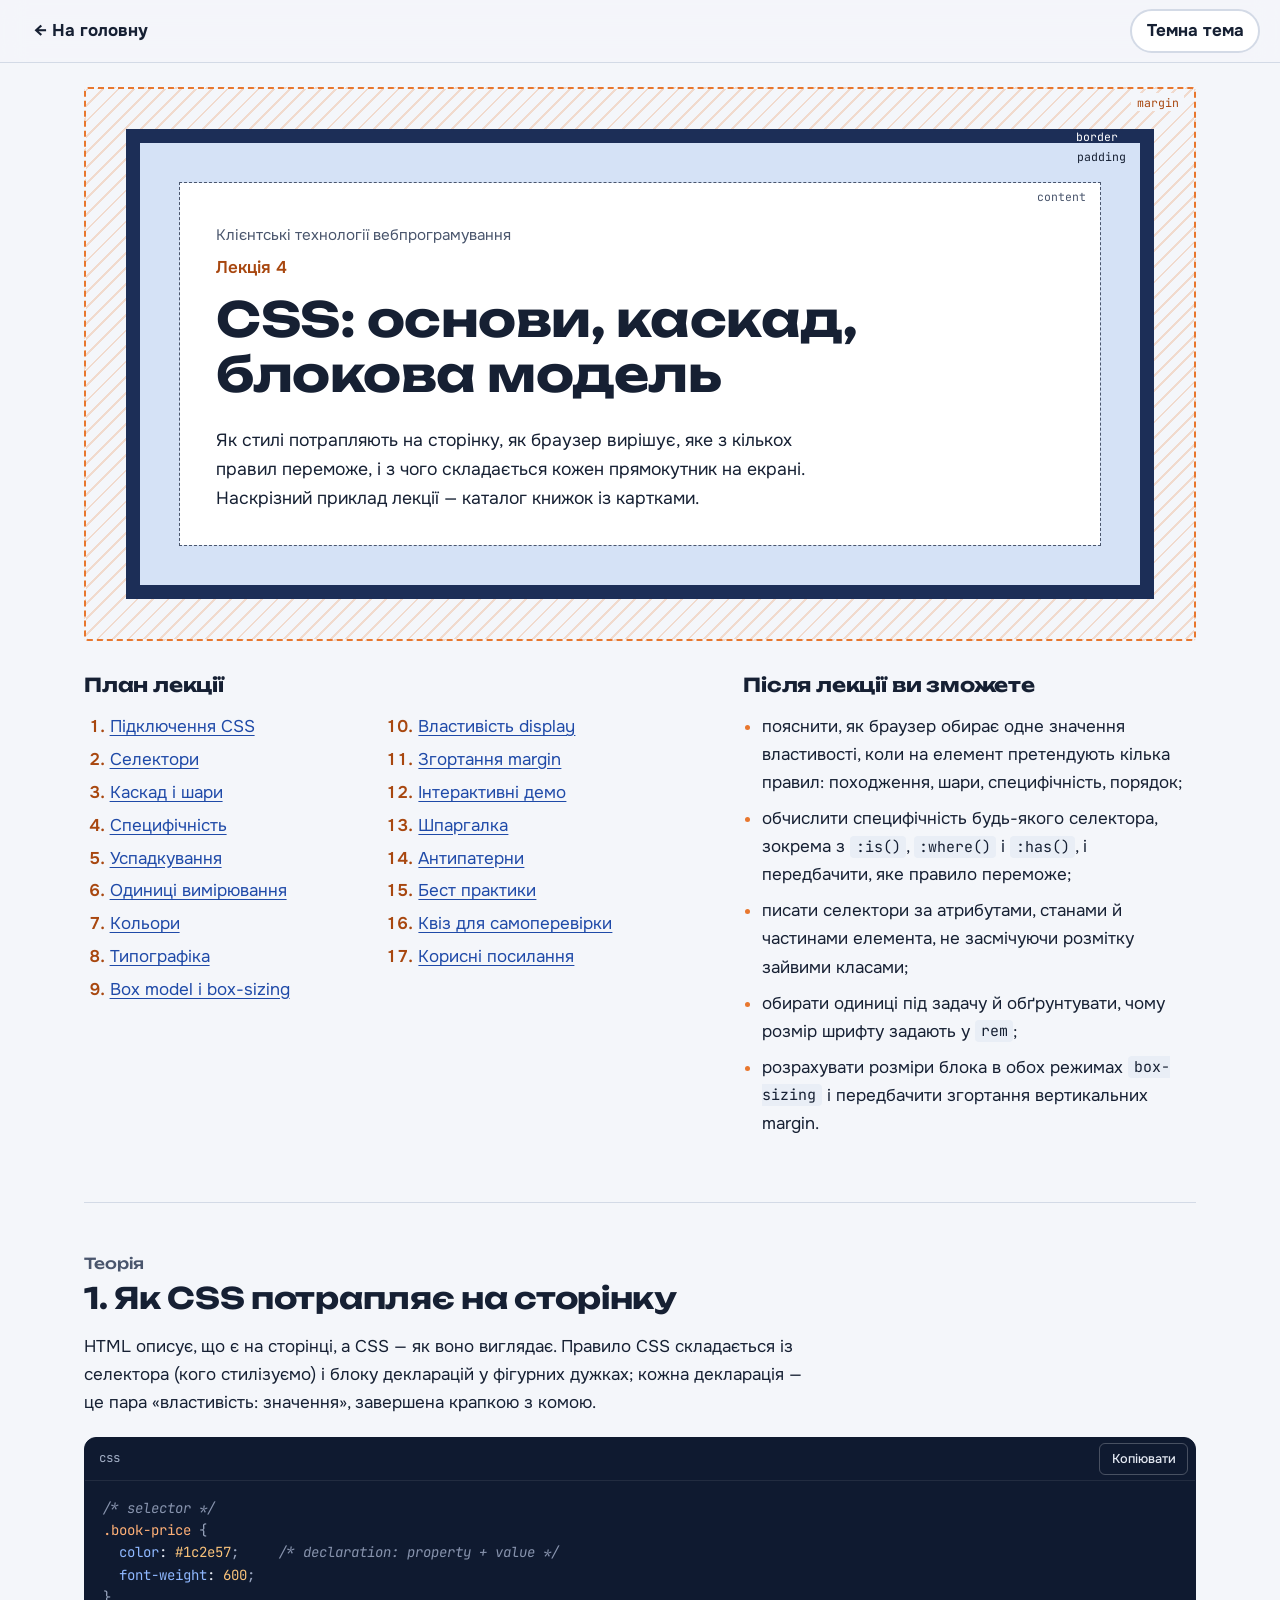
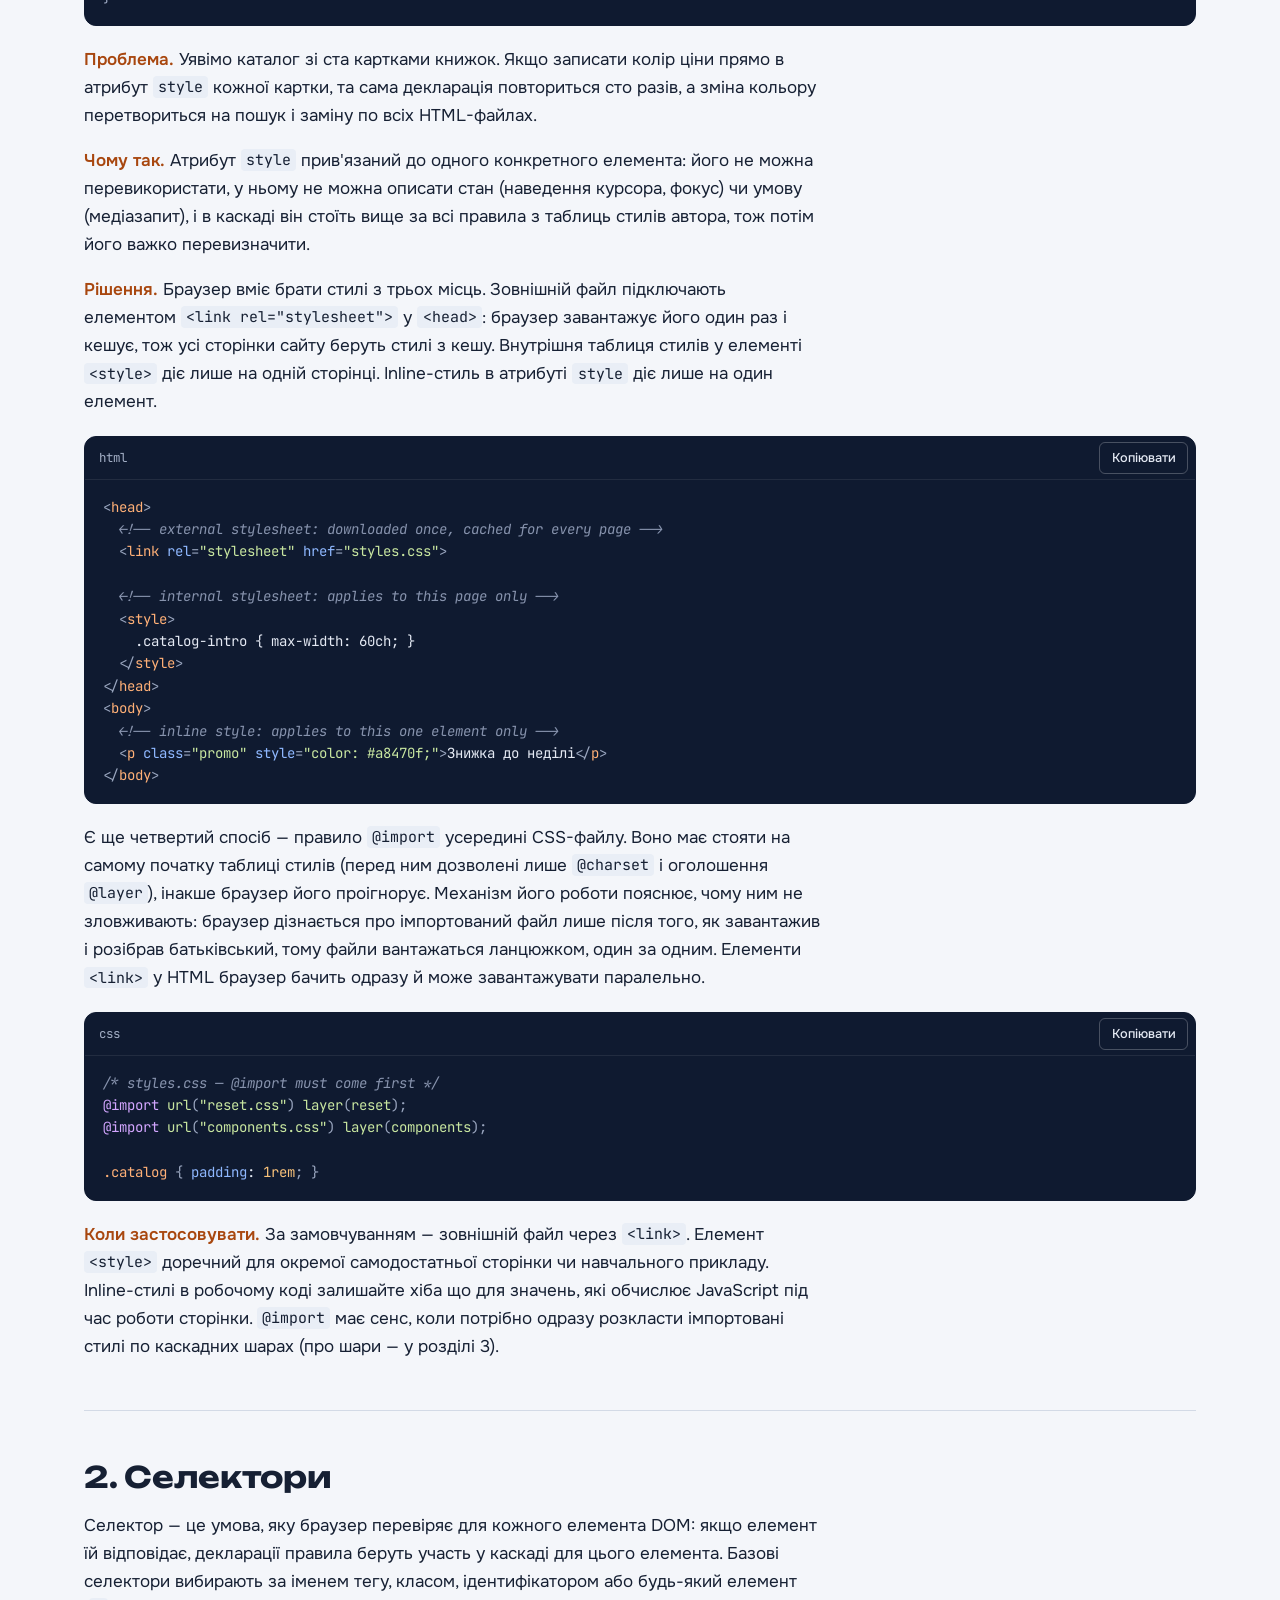
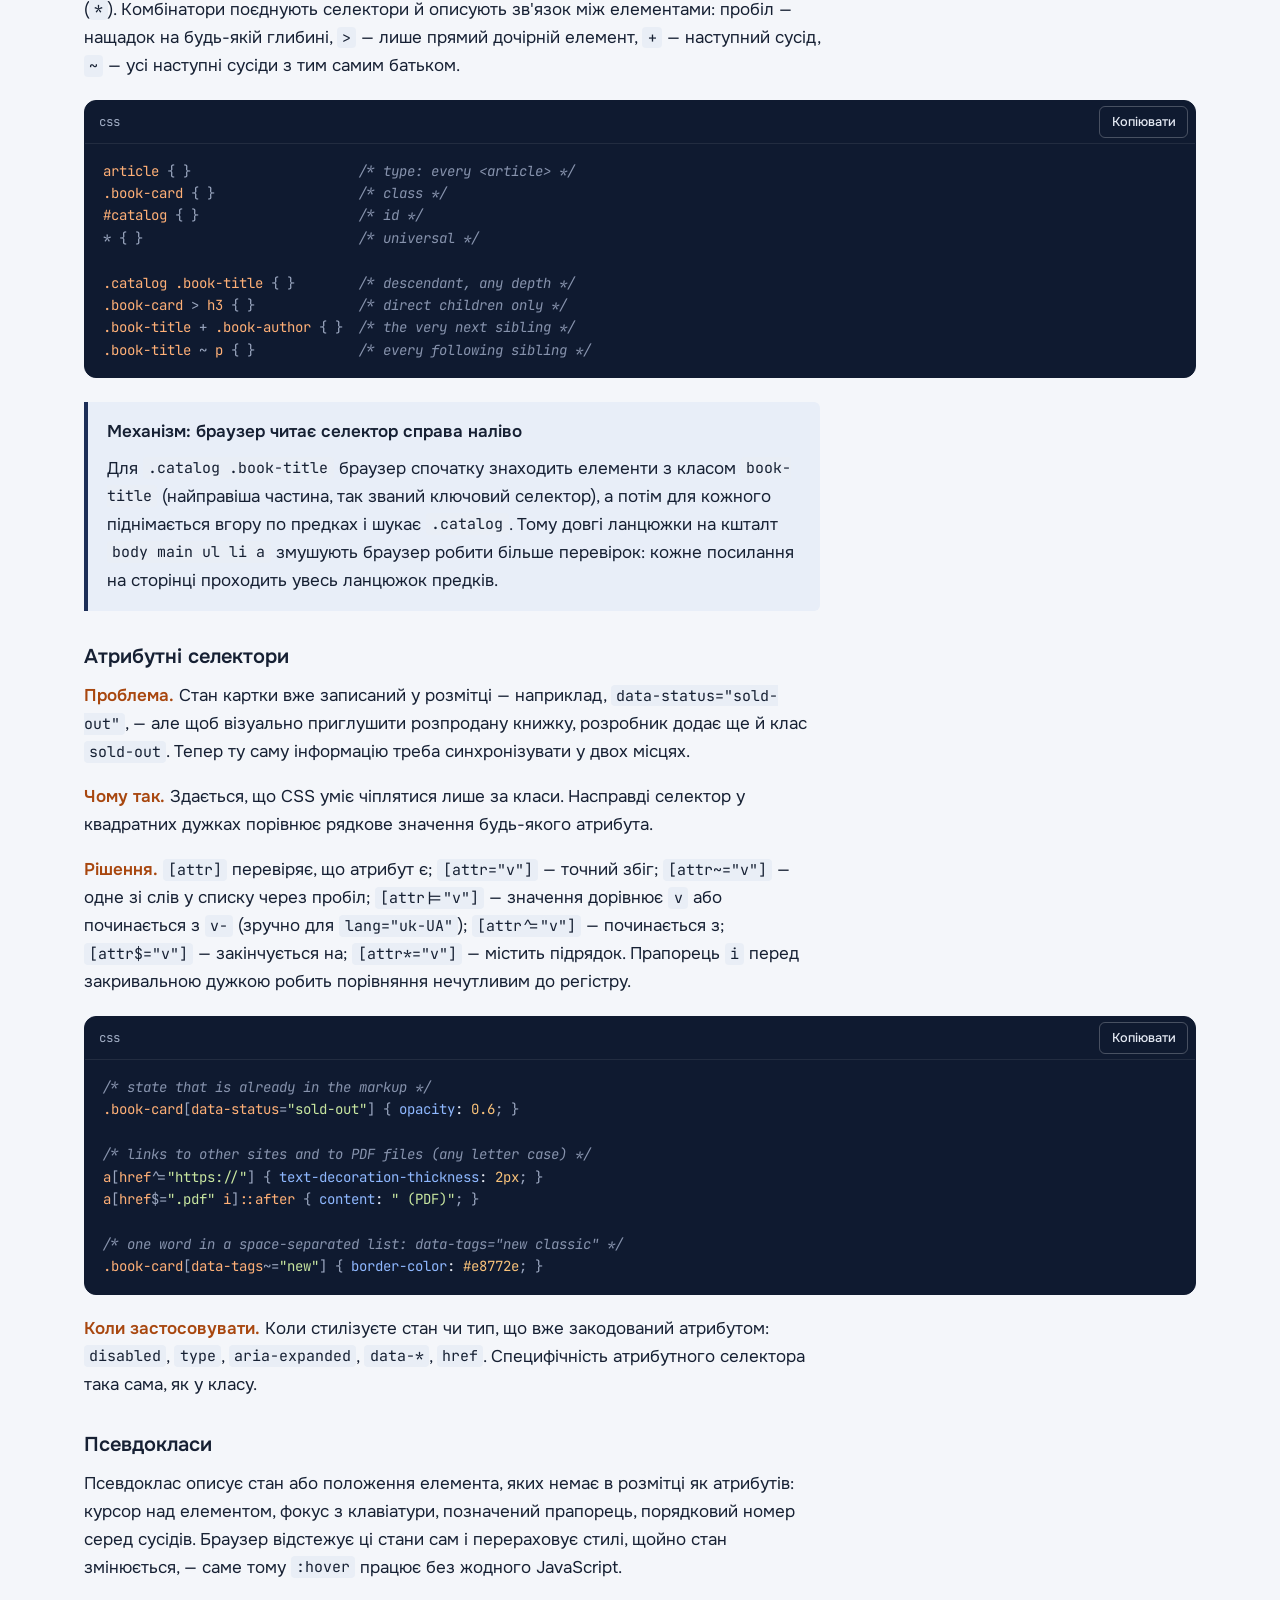
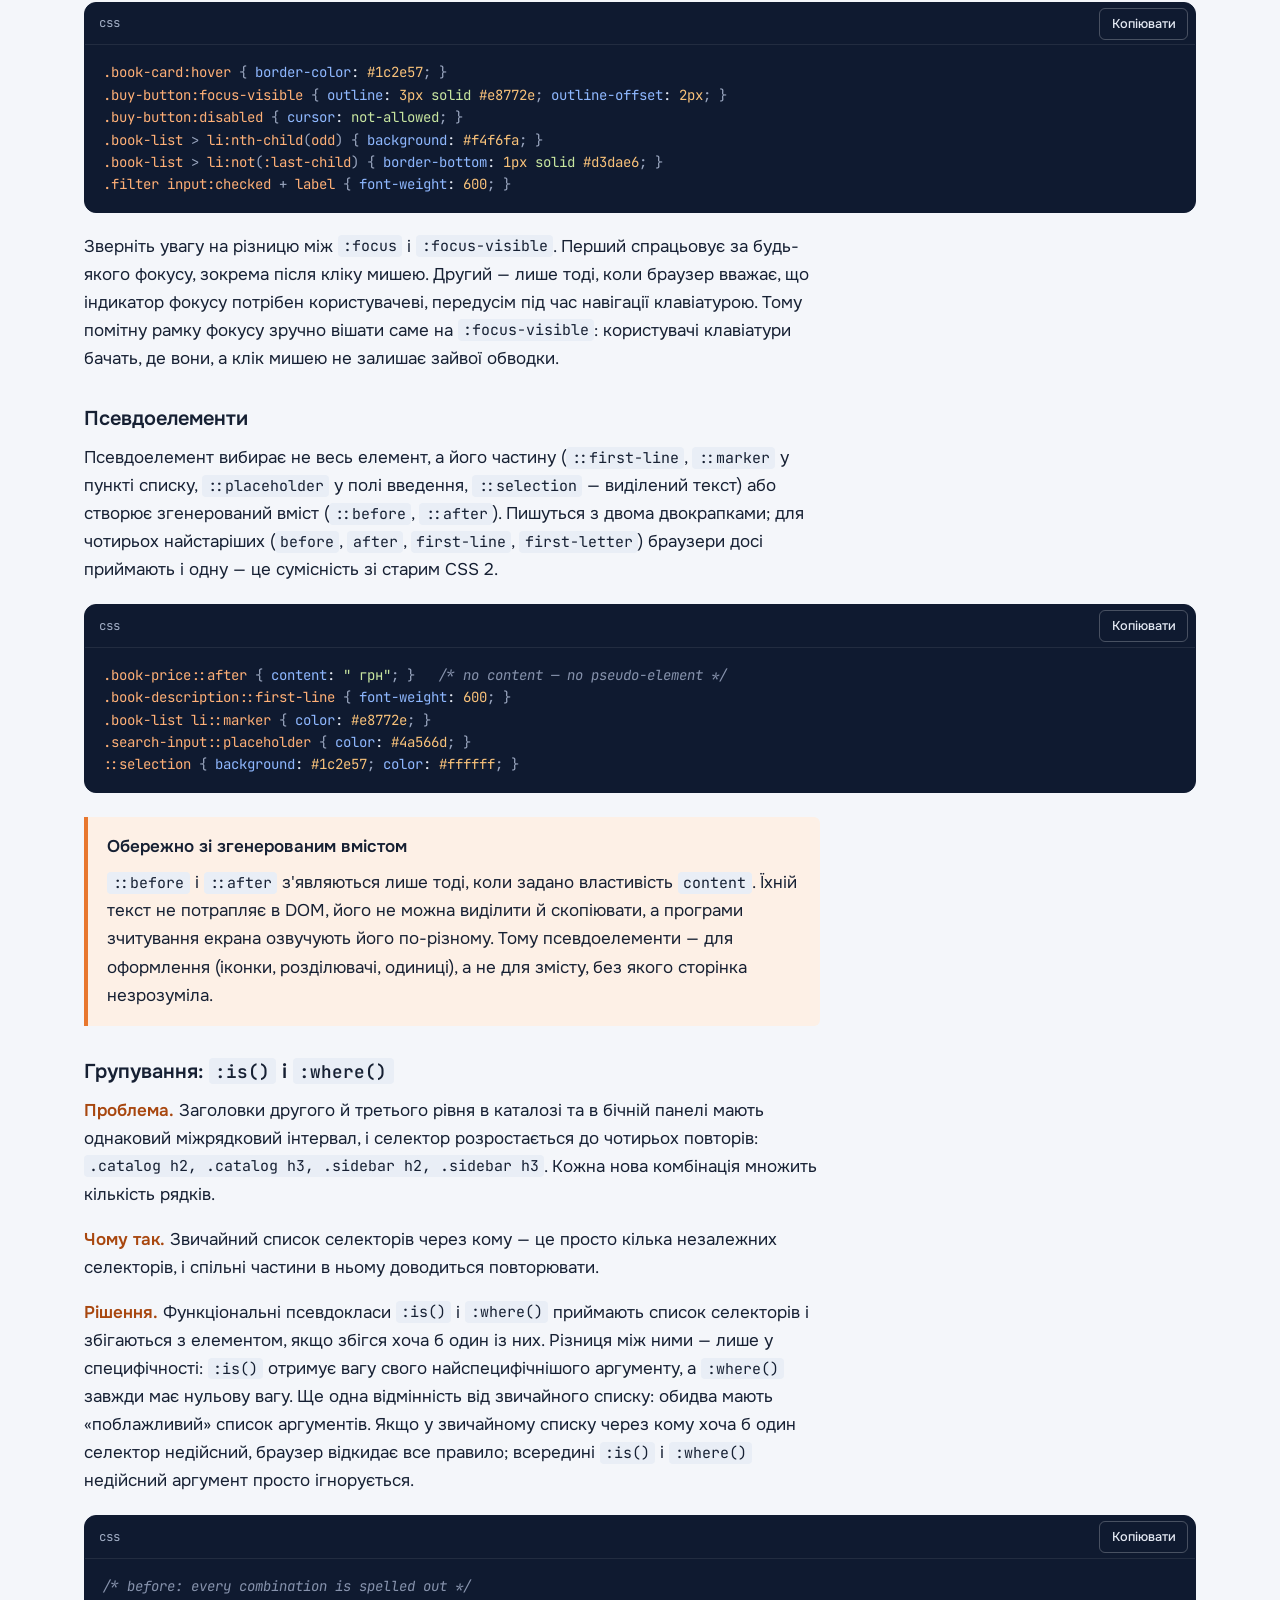
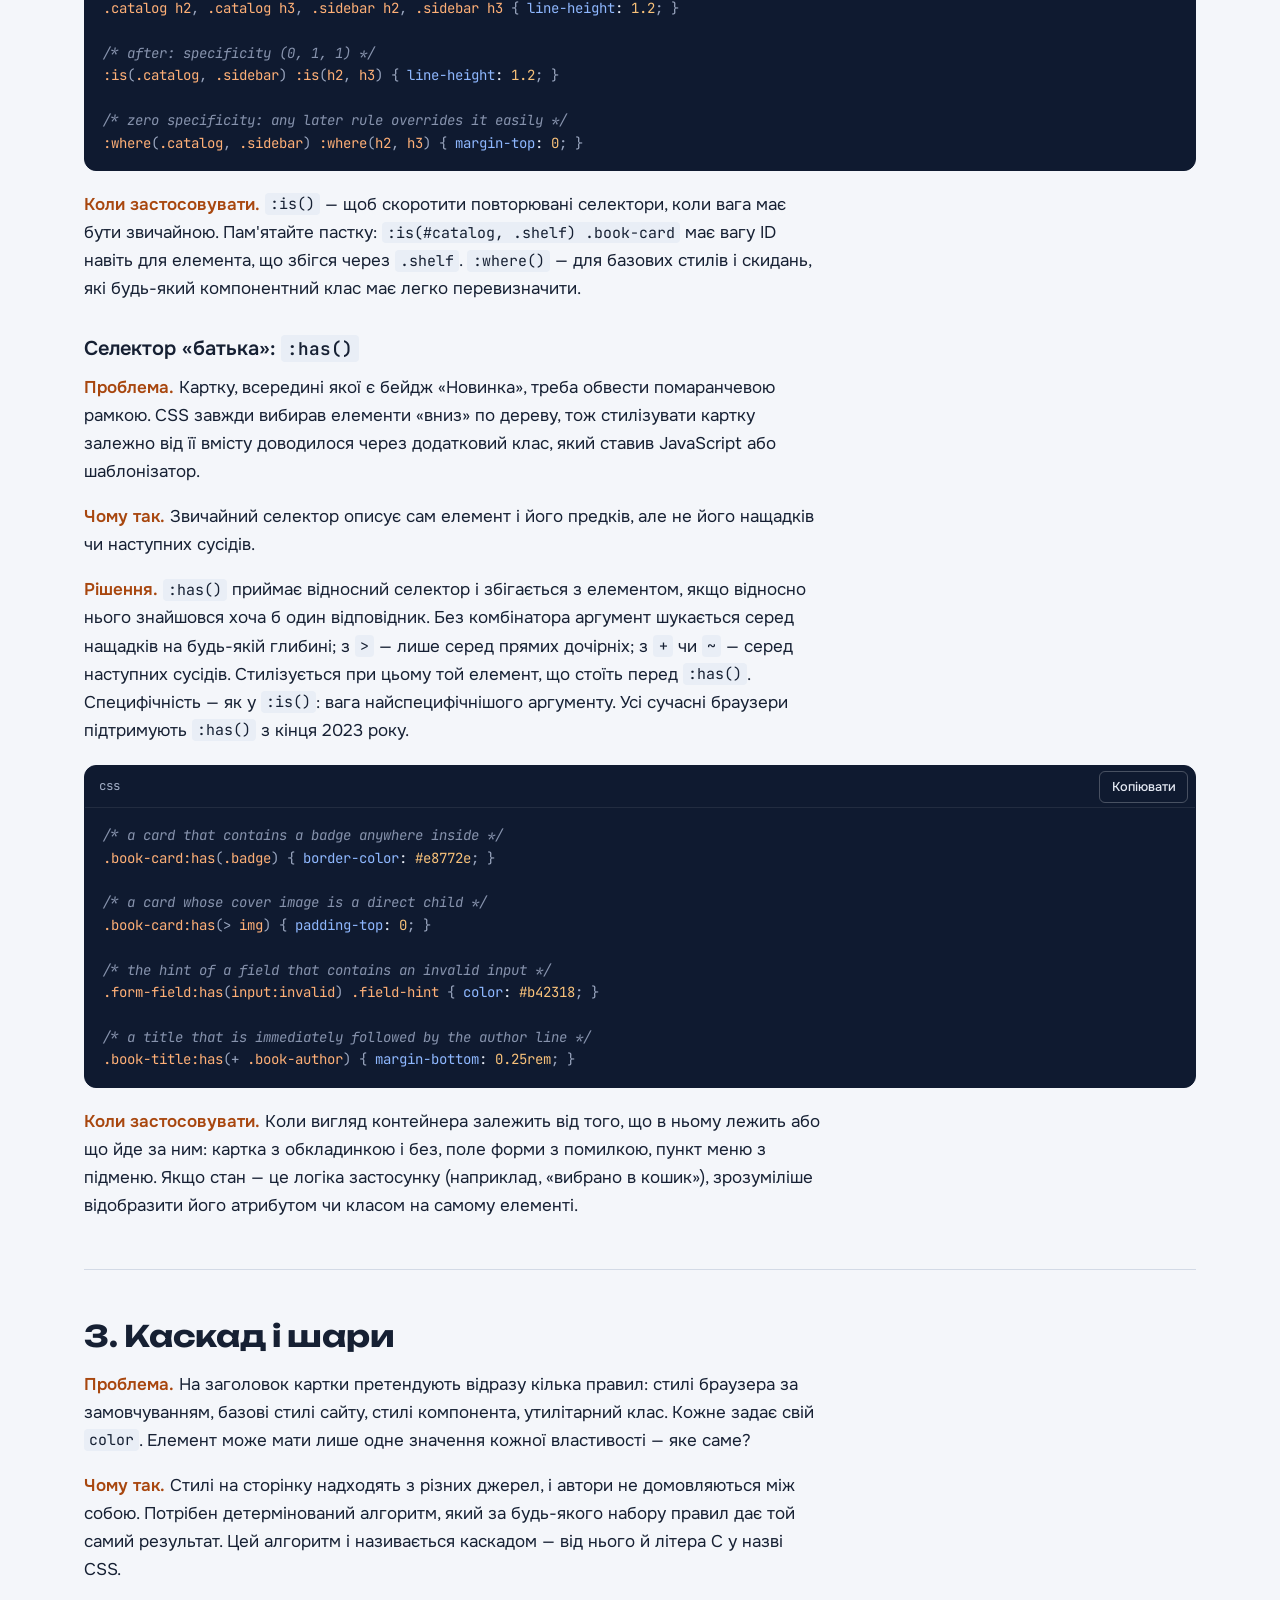
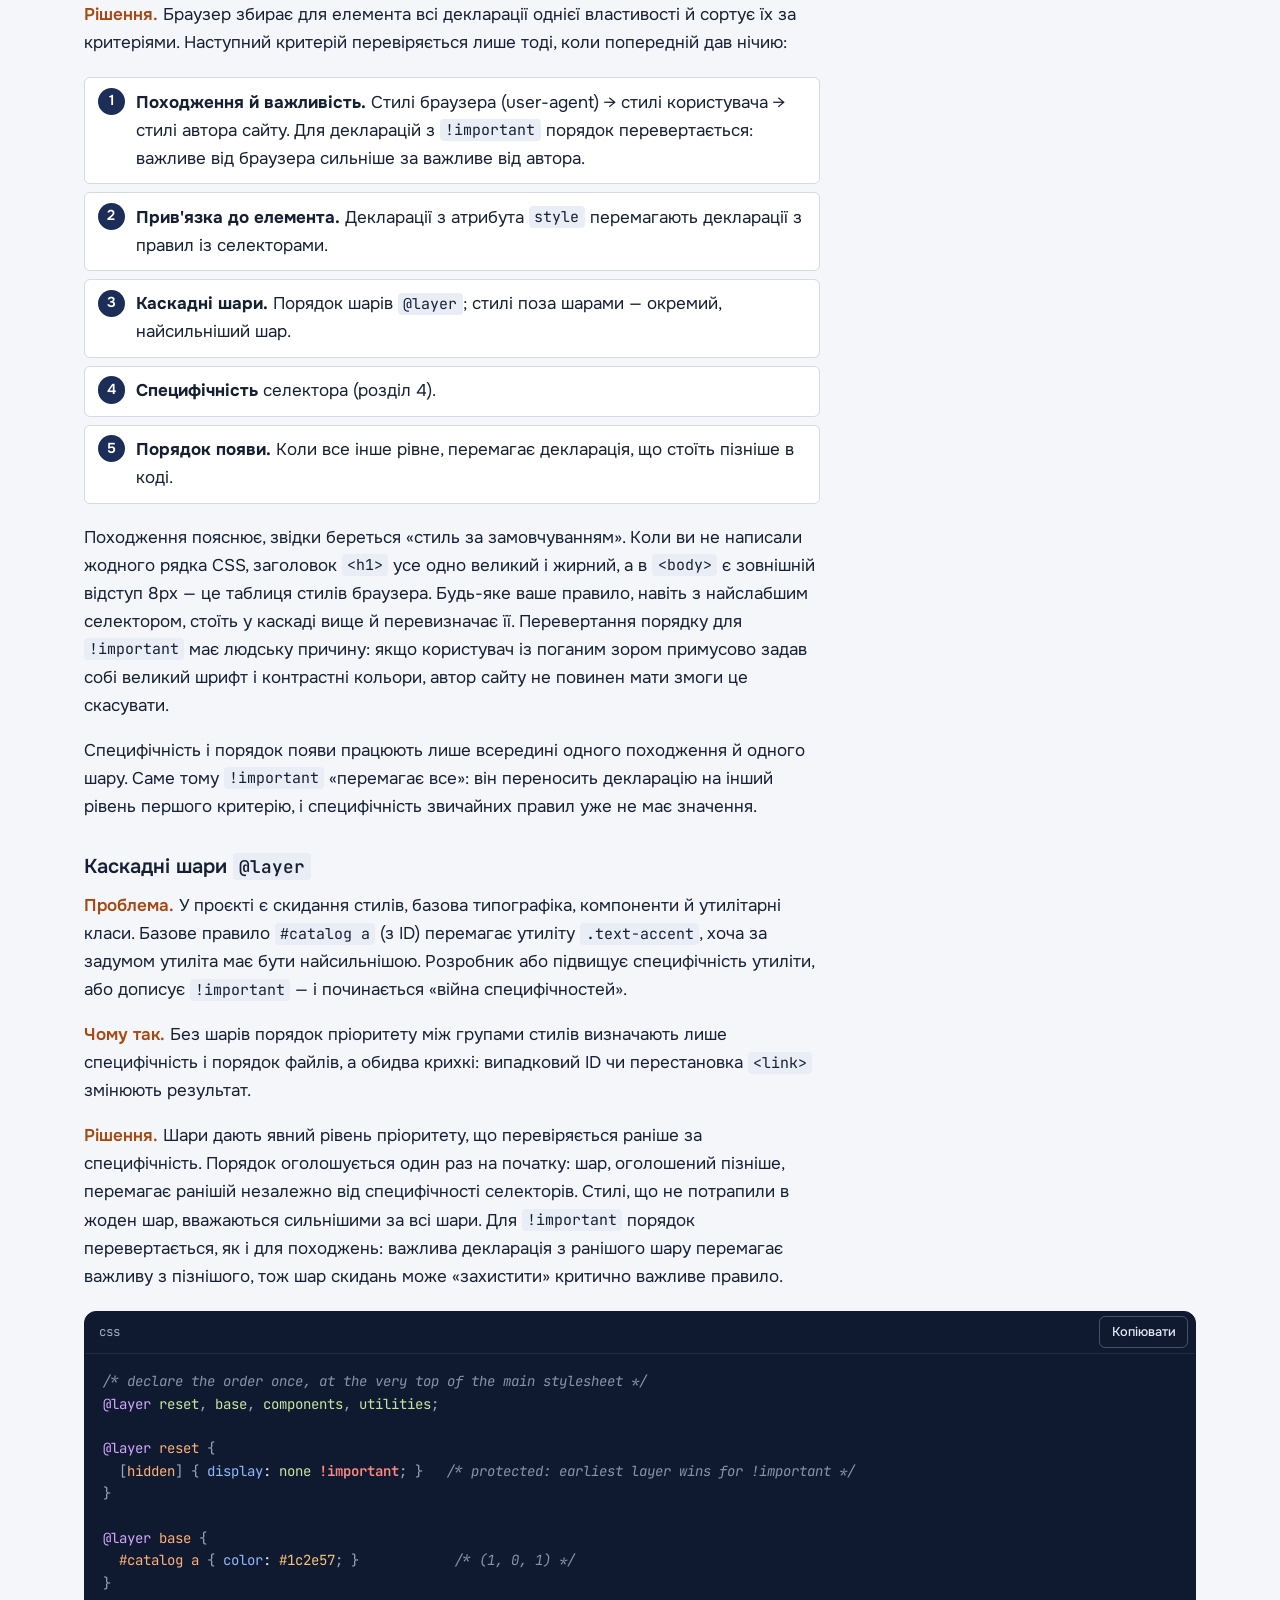
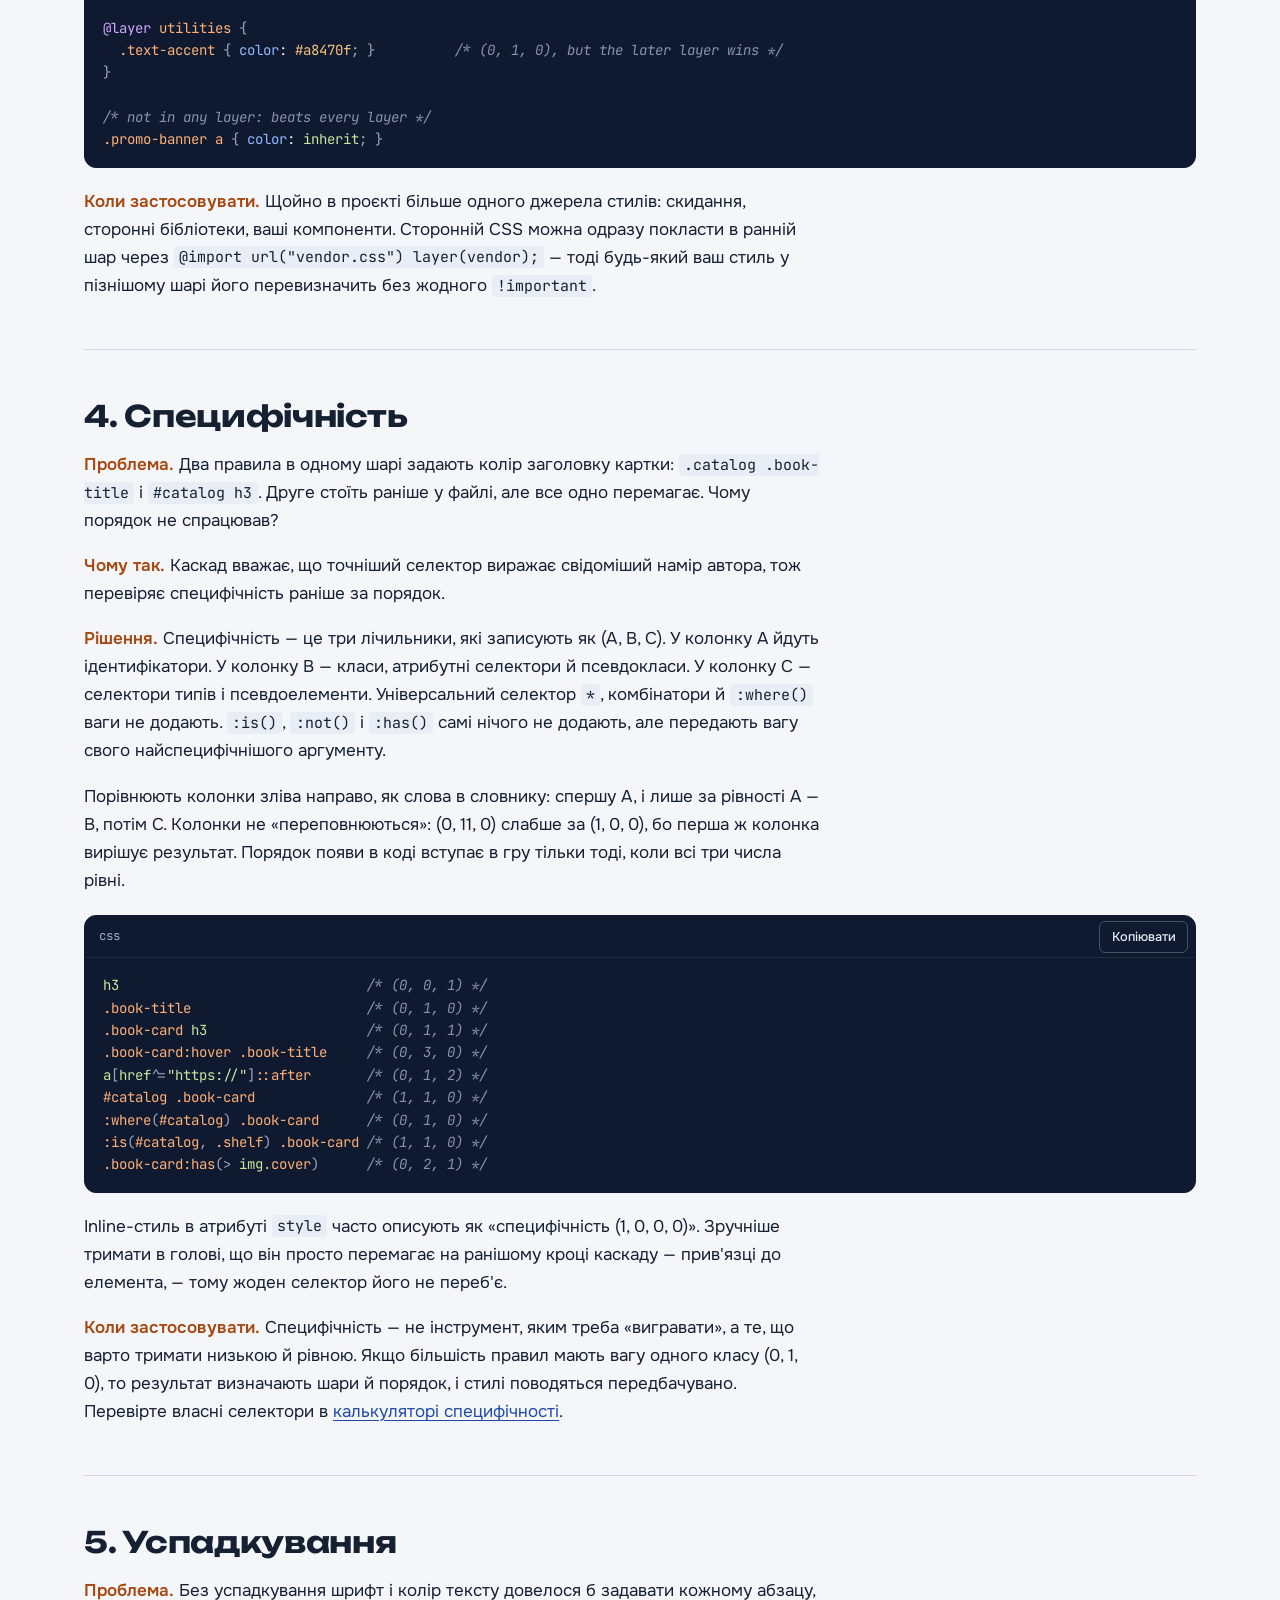
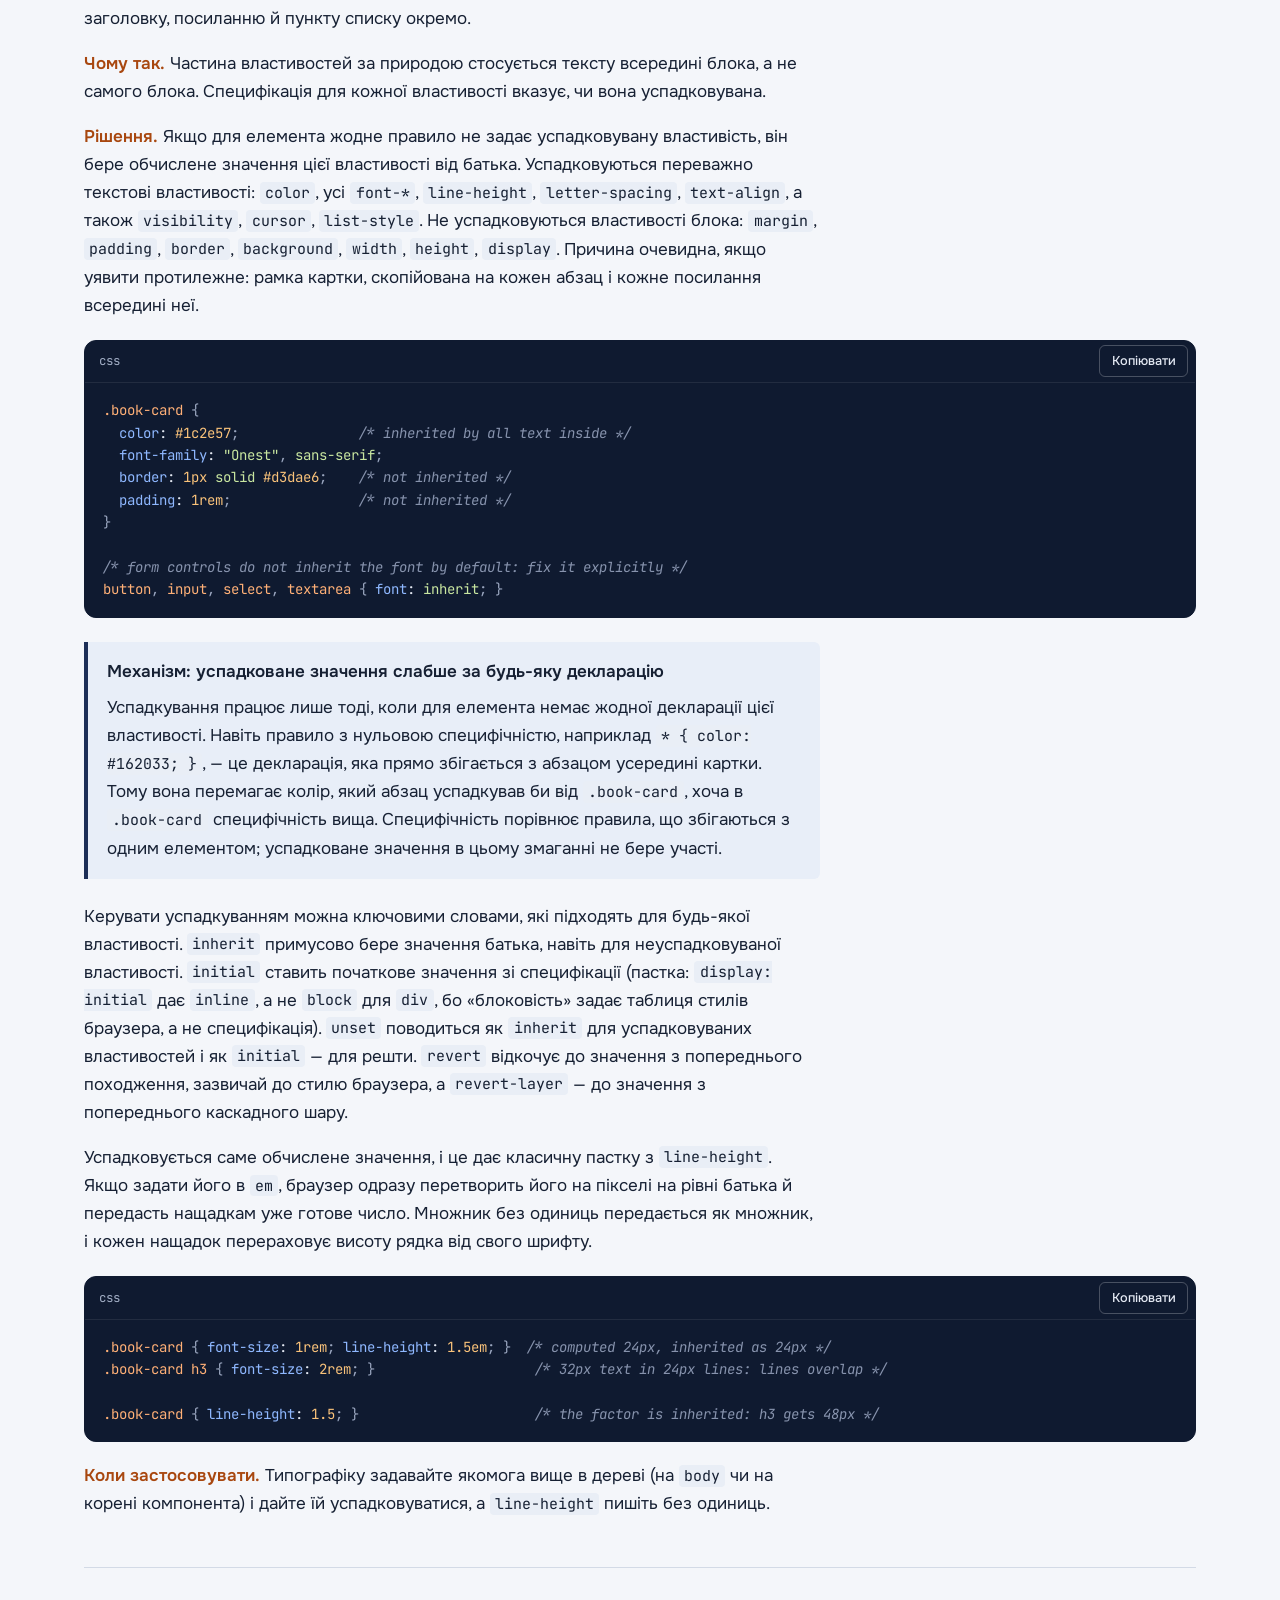
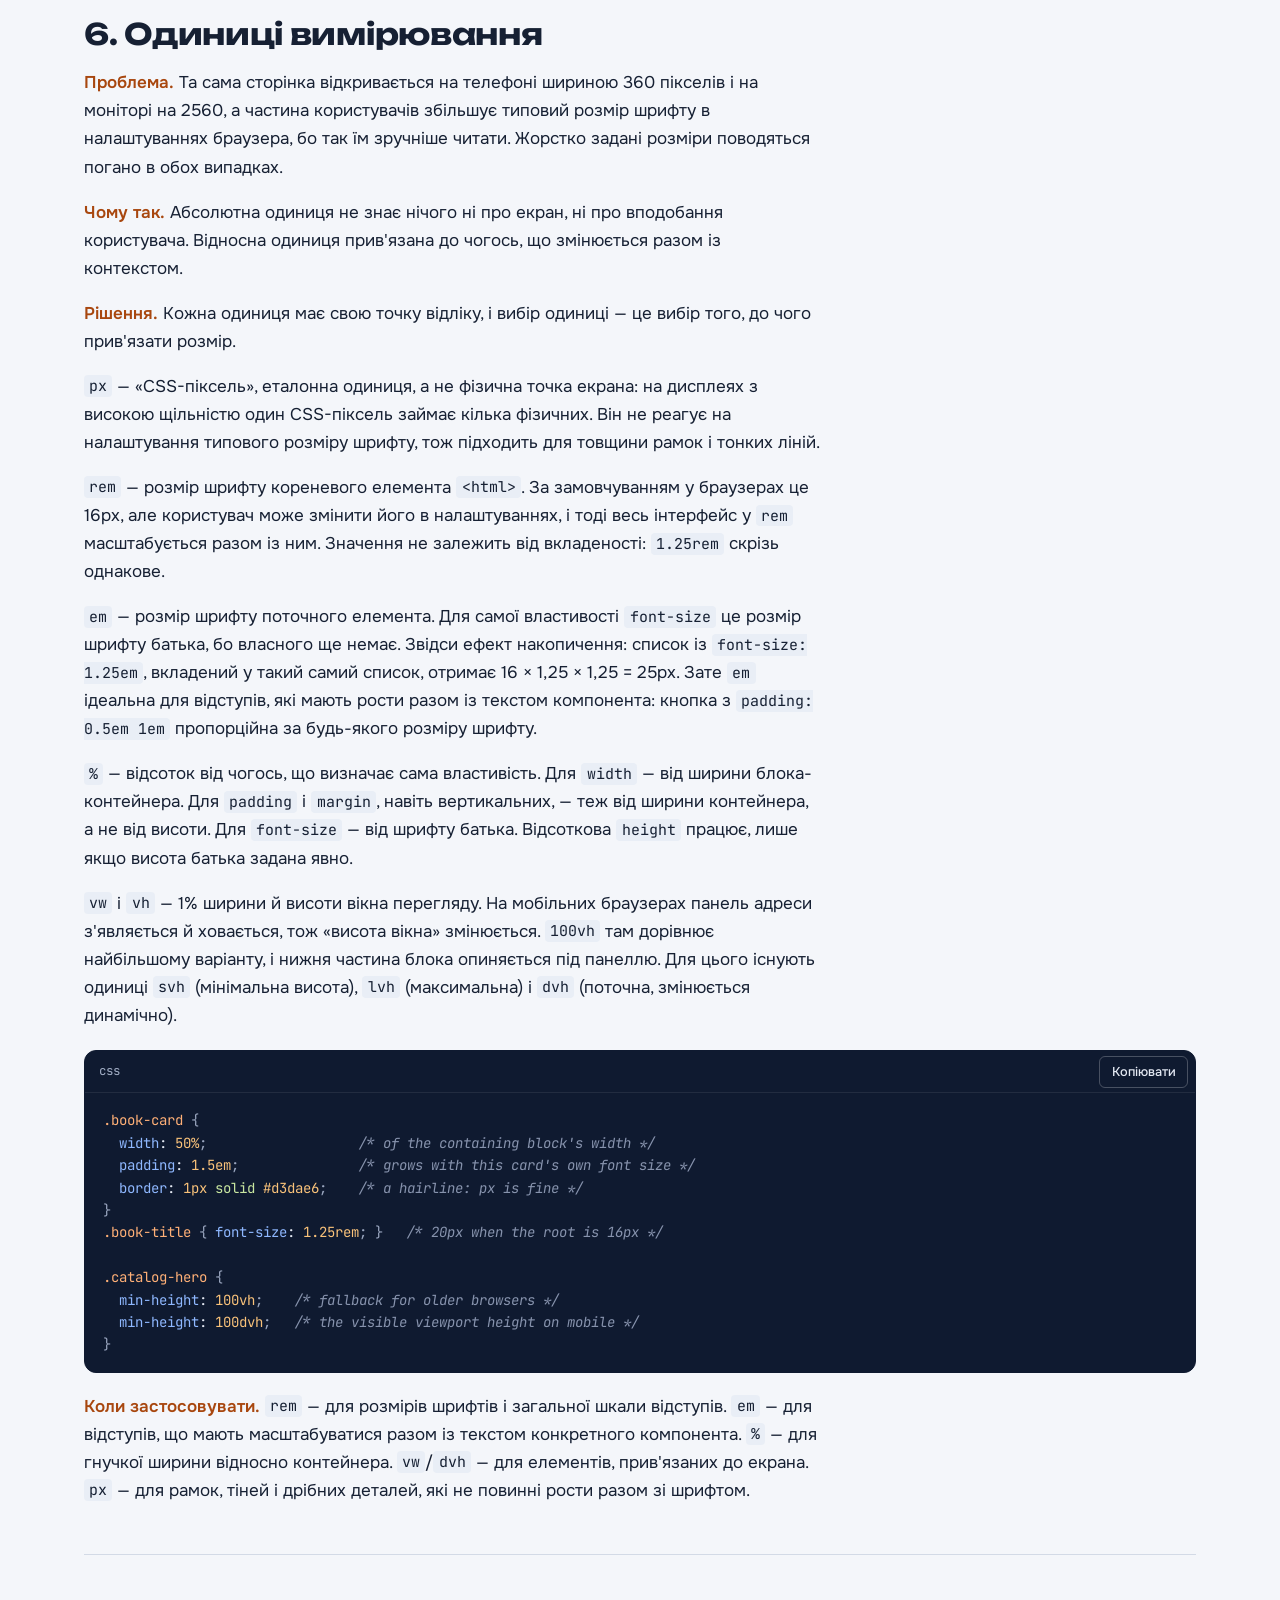
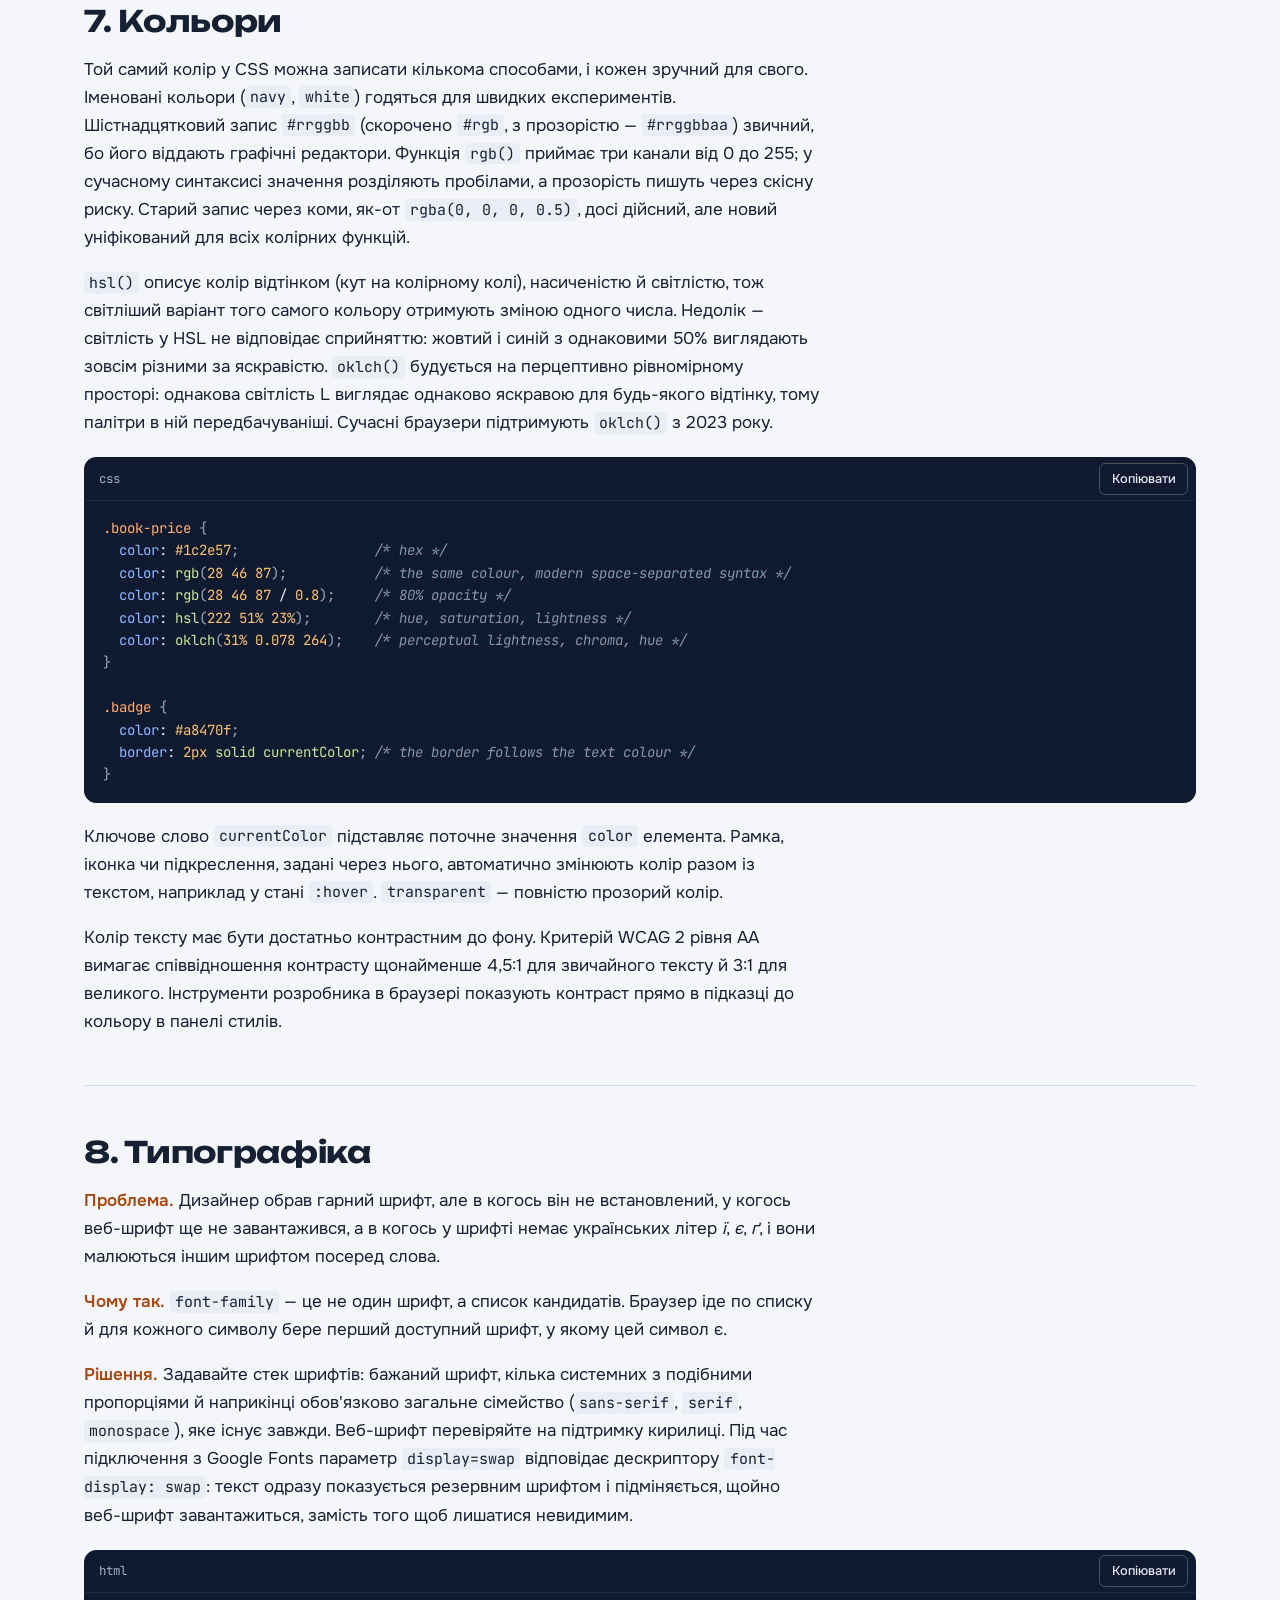
<file: topic-04/lecture-04-css-basics.html>
<!DOCTYPE html>
<html lang="uk">
<head>
<meta charset="utf-8">
<script>
try {
  var savedTheme = localStorage.getItem("ctw-theme");
  if (savedTheme === "dark" || savedTheme === "light") document.documentElement.setAttribute("data-theme", savedTheme);
} catch (error) {}
</script>
<meta name="viewport" content="width=device-width, initial-scale=1, viewport-fit=cover">
<title>Лекція 4. CSS: основи, каскад, блокова модель</title>
<meta name="description" content="Лекція 4 з дисципліни «Клієнтські технології вебпрограмування»: підключення CSS, селектори, каскад і шари, специфічність, успадкування, одиниці, кольори, типографіка, box model, display, згортання margin.">
<link rel="preconnect" href="https://fonts.googleapis.com">
<link rel="preconnect" href="https://fonts.gstatic.com" crossorigin>
<link rel="stylesheet" href="https://fonts.googleapis.com/css2?family=JetBrains+Mono:wght@400;600&family=Onest:wght@400;500;600;700&family=Unbounded:wght@500;700&display=swap">
<style>
*, *::before, *::after { box-sizing: border-box; }

:root {
  color-scheme: light;
  --bg: #F4F6FA;
  --surface: #FFFFFF;
  --surface-2: #E9EEF6;
  --ink: #162033;
  --muted: #4A566D;
  --line: #D3DAE6;
  --link: #1F4AA8;
  --navy: #1C2E57;
  --navy-fill: #1C2E57;
  --orange: #E8772E;
  --orange-ink: #A8470F;
  --margin-hatch: rgba(232, 119, 46, 0.22);
  --padding-fill: #D5E2F6;
  --content-fill: #FFFFFF;
  --callout-bg: #E8EEF8;
  --warn-bg: #FDF0E6;
  --bad: #B42318;
  --bad-bg: #FCEBE9;
  --good: #11694A;
  --good-bg: #E5F3EB;
  --code-bg: #0F1A30;
  --code-ink: #E4E9F3;
  --code-border: #0F1A30;
  --focus: #E8772E;
  --radius-s: 6px;
  --radius-m: 12px;
  --dur: 160ms;
  --font-body: "Onest", system-ui, -apple-system, "Segoe UI", Roboto, "Helvetica Neue", Arial, sans-serif;
  --font-display: "Unbounded", "Onest", system-ui, -apple-system, "Segoe UI", Roboto, Arial, sans-serif;
  --font-mono: "JetBrains Mono", ui-monospace, "Cascadia Code", Consolas, "Liberation Mono", Menlo, monospace;
  padding-top: env(safe-area-inset-top, 0px);
  padding-bottom: env(safe-area-inset-bottom, 0px);
}

@media (prefers-color-scheme: dark) {
  :root:not([data-theme="light"]) {
    color-scheme: dark;
    --bg: #0D1526;
    --surface: #15203A;
    --surface-2: #1B2946;
    --ink: #E6EAF3;
    --muted: #A7B2C8;
    --line: #2C3A5C;
    --link: #9EC0FF;
    --navy: #9EC0FF;
    --navy-fill: #3D5C9E;
    --orange: #F29A55;
    --orange-ink: #F7B27A;
    --margin-hatch: rgba(242, 154, 85, 0.22);
    --padding-fill: #22365E;
    --content-fill: #15203A;
    --callout-bg: #182746;
    --warn-bg: #2E2218;
    --bad: #FF9B90;
    --bad-bg: #3A1D20;
    --good: #7BD8A6;
    --good-bg: #153326;
    --code-bg: #0A1122;
    --code-border: #2C3A5C;
  }
}
:root[data-theme="dark"] {
  color-scheme: dark;
  --bg: #0D1526;
  --surface: #15203A;
  --surface-2: #1B2946;
  --ink: #E6EAF3;
  --muted: #A7B2C8;
  --line: #2C3A5C;
  --link: #9EC0FF;
  --navy: #9EC0FF;
  --navy-fill: #3D5C9E;
  --orange: #F29A55;
  --orange-ink: #F7B27A;
  --margin-hatch: rgba(242, 154, 85, 0.22);
  --padding-fill: #22365E;
  --content-fill: #15203A;
  --callout-bg: #182746;
  --warn-bg: #2E2218;
  --bad: #FF9B90;
  --bad-bg: #3A1D20;
  --good: #7BD8A6;
  --good-bg: #153326;
  --code-bg: #0A1122;
  --code-border: #2C3A5C;
}

@media (prefers-reduced-motion: reduce) {
  :root { --dur: 0s; }
}

html { scroll-padding-top: env(safe-area-inset-top, 0px); scroll-behavior: smooth; }
@media (prefers-reduced-motion: reduce) { html { scroll-behavior: auto; } }

body {
  margin: 0;
  background: var(--bg);
  color: var(--ink);
  font-family: var(--font-body);
  font-size: 1.0625rem;
  line-height: 1.65;
  -webkit-text-size-adjust: 100%;
}

img, svg { max-width: 100%; }

a { color: var(--link); text-underline-offset: 0.18em; }
a:hover { text-decoration-thickness: 2px; }

:focus-visible { outline: 3px solid var(--focus); outline-offset: 2px; border-radius: 2px; }

.sr-only {
  position: absolute; width: 1px; height: 1px; padding: 0; margin: -1px;
  overflow: hidden; clip: rect(0 0 0 0); white-space: nowrap; border: 0;
}

.skip-link {
  position: absolute; left: 1rem; top: -4rem; z-index: 10;
  background: var(--navy-fill); color: #fff; padding: 0.6rem 1rem; border-radius: var(--radius-s);
}
.skip-link:focus { top: calc(env(safe-area-inset-top, 0px) + 1rem); }

.wrap { max-width: 72rem; margin-inline: auto; padding-inline: 1.25rem; }
.prose { max-width: 46rem; }
.prose > p, .prose > ul, .prose > ol { margin: 0 0 1em; }

h1, h2 { font-family: var(--font-display); font-weight: 700; letter-spacing: -0.01em; }
h1 { font-size: clamp(1.75rem, 4.6vw, 3rem); line-height: 1.15; margin: 0.2em 0 0.5em; }
h2 { font-size: clamp(1.35rem, 3vw, 1.85rem); line-height: 1.25; margin: 0 0 1rem; }
h3 { font-size: 1.25rem; line-height: 1.35; margin: 2rem 0 0.75rem; font-weight: 600; }
h4 { font-size: 1.05rem; margin: 1.5rem 0 0.5rem; font-weight: 600; }

p code, li code, dd code, dt code, td code, h3 code, h4 code, label code, legend code, .inline-code {
  font-family: var(--font-mono);
  font-size: 0.88em;
  background: var(--surface-2);
  padding: 0.1em 0.35em;
  border-radius: 4px;
  overflow-wrap: anywhere;
}

/* Run-in labels for the problem → why → solution → when pattern */
.lbl { font-weight: 600; color: var(--orange-ink); }

/* ---------- Hero: the lecture title drawn as a box model ---------- */
.hero { padding: 1.5rem 0 1rem; }
.hero-margin {
  position: relative;
  padding: clamp(18px, 4vw, 40px);
  border: 2px dashed var(--orange);
  border-radius: 4px;
  background: repeating-linear-gradient(135deg, var(--margin-hatch) 0 2px, transparent 2px 11px);
}
.hero-border {
  --bw: clamp(8px, 1.6vw, 14px);
  position: relative;
  border: var(--bw) solid var(--navy-fill);
}
.hero-padding {
  position: relative;
  padding: clamp(18px, 4vw, 40px);
  background: var(--padding-fill);
}
.hero-content {
  position: relative;
  background: var(--surface);
  outline: 1px dashed var(--muted);
  padding: clamp(28px, 4vw, 40px) clamp(16px, 3vw, 36px) clamp(18px, 3vw, 32px);
}
.layer-tag {
  position: absolute;
  font-family: var(--font-mono);
  font-size: 0.72rem;
  line-height: 1;
  padding: 0.2rem 0.35rem;
  right: 0.5rem;
  top: 0.35rem;
}
.hero-margin > .layer-tag { color: var(--orange-ink); background: var(--bg); top: 0.3rem; right: 0.6rem; }
.hero-border > .layer-tag { color: #fff; background: var(--navy-fill); top: calc(-1 * var(--bw)); right: 1rem; padding: 0.15rem 0.35rem; }
.hero-padding > .layer-tag { color: var(--ink); background: transparent; }
.hero-content > .layer-tag { color: var(--muted); }
.hero-course { margin: 0; color: var(--muted); font-size: 0.95rem; }
.hero-num { margin: 0.4rem 0 0; font-weight: 600; color: var(--orange-ink); }
.hero-lead { margin: 0; max-width: 40rem; font-size: 1.1rem; color: var(--ink); }

/* ---------- Intro: plan and outcomes ---------- */
.intro-grid { display: grid; gap: 2rem; padding: 2rem 0 2.5rem; }
@media (min-width: 52rem) { .intro-grid { grid-template-columns: 1.35fr 1fr; gap: 3rem; } }
.intro-grid h2 { font-size: 1.2rem; }
.plan-list { margin: 0; padding-left: 1.6rem; }
@media (min-width: 36rem) { .plan-list { columns: 2; column-gap: 2rem; } }
.plan-list li { break-inside: avoid; margin-bottom: 0.3rem; }
.plan-list li::marker { color: var(--orange-ink); font-weight: 600; }
.outcomes { margin: 0; padding-left: 1.2rem; }
.outcomes li { margin-bottom: 0.5rem; }
.outcomes li::marker { color: var(--orange); }

/* ---------- Sections ---------- */
.topic { padding: 3rem 0 2rem; border-top: 1px solid var(--line); }
.part-title {
  font-family: var(--font-display); font-weight: 500; font-size: 0.95rem;
  color: var(--muted); margin: 0 0 0.25rem;
}

/* ---------- Code blocks ---------- */
pre[data-lang] {
  margin: 1.25rem 0;
  padding: 1rem 1.1rem;
  background: var(--code-bg);
  color: var(--code-ink);
  border-radius: var(--radius-m);
  overflow-x: auto;
  font-family: var(--font-mono);
  font-size: 0.875rem;
  line-height: 1.6;
  tab-size: 2;
}
pre[data-lang] code { font: inherit; background: none; padding: 0; }
.code {
  margin: 1.25rem 0;
  background: var(--code-bg);
  color: var(--code-ink);
  border: 1px solid var(--code-border);
  border-radius: var(--radius-m);
  overflow: hidden;
  max-width: 100%;
}
.code pre[data-lang] { margin: 0; border-radius: 0; }
.code-bar {
  display: flex; align-items: center; justify-content: space-between; gap: 1rem;
  padding: 0.3rem 0.45rem 0.3rem 0.9rem;
  font-family: var(--font-mono); font-size: 0.78rem; color: #A3AFC6;
  border-bottom: 1px solid rgba(255, 255, 255, 0.08);
}
.copy-btn {
  font: 500 0.8rem var(--font-body);
  color: #E4E9F3; background: transparent;
  border: 1px solid rgba(255, 255, 255, 0.24); border-radius: var(--radius-s);
  padding: 0.3rem 0.7rem; min-height: 32px; cursor: pointer;
}
.copy-btn:hover { background: rgba(255, 255, 255, 0.08); }
.tok-comment { color: #8793AD; font-style: italic; }
.tok-selector { color: #FFB077; }
.tok-property { color: #8FB8FF; }
.tok-value { color: #C8E6A0; }
.tok-number { color: #F9C27A; }
.tok-string { color: #C8E6A0; }
.tok-atrule { color: #D3A6FF; }
.tok-important { color: #FF8A80; font-weight: 600; }
.tok-punct { color: #9AA6BF; }
.tok-tag { color: #FFB077; }
.tok-attr { color: #8FB8FF; }

/* ---------- Callouts ---------- */
.callout {
  margin: 1.5rem 0; padding: 1rem 1.2rem;
  border-left: 4px solid var(--navy-fill);
  background: var(--callout-bg);
  border-radius: 0 var(--radius-s) var(--radius-s) 0;
  max-width: 46rem;
}
.callout.warn { border-left-color: var(--orange); background: var(--warn-bg); }
.callout > p { margin: 0 0 0.5em; }
.callout > p:last-child { margin-bottom: 0; }
.callout-title { font-weight: 600; }

.cascade-steps { counter-reset: step; list-style: none; padding: 0; margin: 1.25rem 0; max-width: 46rem; }
.cascade-steps li {
  counter-increment: step; position: relative;
  padding: 0.65rem 0.9rem 0.65rem 3.2rem; margin-bottom: 0.5rem;
  background: var(--surface); border: 1px solid var(--line); border-radius: var(--radius-s);
}
.cascade-steps li::before {
  content: counter(step);
  position: absolute; left: 0.8rem; top: 0.6rem;
  width: 1.7rem; height: 1.7rem; border-radius: 50%;
  display: grid; place-items: center;
  background: var(--navy-fill); color: #fff; font-weight: 600; font-size: 0.9rem;
}

/* ---------- Buttons & form controls ---------- */
.btn {
  font: 600 0.95rem var(--font-body);
  display: inline-flex; align-items: center; gap: 0.4rem;
  min-height: 44px; padding: 0.55rem 1.1rem;
  border-radius: var(--radius-s); border: 2px solid var(--navy-fill);
  background: var(--navy-fill); color: #fff; cursor: pointer;
}
.btn:hover { filter: brightness(1.12); }
.btn-ghost { background: transparent; color: var(--ink); border-color: var(--line); }
.btn-ghost:hover { border-color: var(--navy-fill); filter: none; }
input[type="text"] {
  font: 0.95rem var(--font-mono);
  width: 100%; min-height: 44px; padding: 0.55rem 0.75rem;
  color: var(--ink); background: var(--surface);
  border: 2px solid var(--line); border-radius: var(--radius-s);
}
input[type="text"]:focus-visible { border-color: var(--orange); outline-offset: 1px; }
input[type="range"] { width: 100%; accent-color: var(--orange); min-height: 32px; }
input[type="radio"], input[type="checkbox"] { accent-color: var(--orange); width: 1.1rem; height: 1.1rem; }

/* ---------- Demos ---------- */
.demo {
  margin: 1.75rem 0;
  padding: clamp(1rem, 3vw, 1.75rem);
  background: var(--surface);
  border: 1px solid var(--line);
  border-radius: var(--radius-m);
}
.demo > h3:first-child, .demo > h4:first-child { margin-top: 0; }
.demo-note { color: var(--muted); font-size: 0.95rem; max-width: 46rem; }

.presets { display: flex; flex-wrap: wrap; gap: 0.5rem; margin: 1rem 0 1.25rem; }
.preset {
  font: 0.8rem var(--font-mono); text-align: left;
  padding: 0.4rem 0.65rem; min-height: 36px;
  border: 1px solid var(--line); border-radius: 999px;
  background: var(--surface-2); color: var(--ink); cursor: pointer;
}
.preset:hover { border-color: var(--orange); }

.spec-grid { display: grid; gap: 1.25rem; }
@media (min-width: 50rem) { .spec-grid { grid-template-columns: 1fr 1fr; } }
.spec-side { border: 2px solid var(--line); border-radius: var(--radius-m); padding: 1rem; transition: border-color var(--dur); }
.spec-side.is-winner { border-color: var(--orange); }
.spec-side label { display: block; font-weight: 600; margin-bottom: 0.4rem; }
.spec-side-head { display: flex; justify-content: space-between; align-items: baseline; gap: 0.5rem; }
.winner-badge {
  font-size: 0.78rem; font-weight: 600; color: var(--orange-ink);
  border: 1px solid var(--orange); border-radius: 999px; padding: 0.1rem 0.55rem;
}
.spec-score { display: grid; grid-template-columns: repeat(3, 1fr); gap: 0.5rem; margin: 1rem 0 0.75rem; }
.spec-col { text-align: center; padding: 0.55rem 0.25rem; background: var(--surface-2); border-radius: var(--radius-s); }
.spec-num { display: block; font: 700 1.8rem/1.1 var(--font-display); }
.spec-cap { display: block; font-size: 0.74rem; color: var(--muted); line-height: 1.3; margin-top: 0.25rem; }
.spec-col.col-a .spec-num { color: var(--orange-ink); }
.spec-col.col-b .spec-num { color: var(--navy); }
.spec-parts { list-style: none; padding: 0; margin: 0; display: flex; flex-wrap: wrap; gap: 0.4rem; }
.chip {
  display: inline-flex; flex-direction: column; gap: 0.05rem;
  padding: 0.3rem 0.55rem; border-radius: var(--radius-s);
  border: 1px solid var(--line); font-size: 0.78rem; line-height: 1.35; max-width: 100%;
}
.chip code { font-family: var(--font-mono); font-size: 0.82rem; background: none; padding: 0; overflow-wrap: anywhere; }
.chip .chip-note { color: var(--muted); }
.chip-a { border-color: var(--orange); }
.chip-b { border-color: var(--navy-fill); }
.chip-zero { border-style: dashed; }
.spec-error { color: var(--bad); font-weight: 500; margin: 0.75rem 0 0; }
.spec-verdict {
  margin-top: 1.25rem; padding: 1rem 1.2rem;
  background: var(--callout-bg); border-left: 4px solid var(--orange);
  border-radius: 0 var(--radius-s) var(--radius-s) 0;
}
.spec-verdict p { margin: 0 0 0.5em; }
.spec-verdict p:last-child { margin-bottom: 0; }

.bm-layout { display: grid; gap: 1.5rem; }
@media (min-width: 58rem) { .bm-layout { grid-template-columns: 19rem 1fr; } }
.bm-controls { display: grid; gap: 0.9rem; align-content: start; }
.bm-sizing { border: 1px solid var(--line); border-radius: var(--radius-s); padding: 0.6rem 0.9rem 0.75rem; margin: 0; }
.bm-sizing legend { font-family: var(--font-mono); font-size: 0.9rem; padding: 0 0.3rem; }
.bm-sizing label { display: flex; align-items: center; gap: 0.5rem; font-family: var(--font-mono); font-size: 0.9rem; min-height: 32px; cursor: pointer; }
.range-row { display: grid; grid-template-columns: 5.5rem 1fr 4rem; align-items: center; gap: 0.6rem; }
.range-row label { font-family: var(--font-mono); font-size: 0.9rem; }
.range-row output { font-family: var(--font-mono); font-size: 0.9rem; text-align: right; }
.bm-stage {
  overflow-x: auto; padding: 1rem;
  background: var(--surface-2); border-radius: var(--radius-m);
}
.bm-margin {
  width: max-content;
  background: repeating-linear-gradient(135deg, var(--margin-hatch) 0 2px, transparent 2px 9px);
  outline: 1px dashed var(--orange);
}
.bm-box { background: var(--padding-fill); border-style: solid; border-color: var(--navy-fill); }
.bm-content {
  height: 72px; background: var(--content-fill);
  outline: 1px dashed var(--muted); outline-offset: -1px;
  display: flex; align-items: center; justify-content: center;
  font: 0.8rem var(--font-mono); color: var(--muted);
  overflow: hidden; white-space: nowrap;
}
.bm-legend { display: flex; flex-wrap: wrap; gap: 0.4rem 1rem; margin: 0.75rem 0 0; padding: 0; list-style: none; font-size: 0.85rem; font-family: var(--font-mono); }
.swatch { display: inline-block; width: 0.9rem; height: 0.9rem; border-radius: 3px; vertical-align: -0.12em; margin-right: 0.35rem; border: 1px solid var(--line); }
.sw-margin { background: repeating-linear-gradient(135deg, var(--orange) 0 2px, transparent 2px 5px); }
.sw-border { background: var(--navy-fill); }
.sw-padding { background: var(--padding-fill); }
.sw-content { background: var(--content-fill); border-style: dashed; border-color: var(--muted); }
.bm-readout { display: grid; grid-template-columns: repeat(auto-fit, minmax(10rem, 1fr)); gap: 0.6rem; margin: 1rem 0; }
.bm-readout div { background: var(--surface-2); border-radius: var(--radius-s); padding: 0.55rem 0.75rem; }
.bm-readout dt { font-size: 0.8rem; color: var(--muted); }
.bm-readout dd { margin: 0; font: 700 1.25rem var(--font-display); }
.bm-explain { max-width: 46rem; }

.mc-controls { display: grid; gap: 0.75rem; max-width: 30rem; margin-bottom: 1rem; }
.mc-controls .range-row { grid-template-columns: 8.5rem 1fr 4rem; }
.check-row { display: flex; align-items: center; gap: 0.55rem; min-height: 36px; cursor: pointer; }
.mc-stage {
  padding: 16px; border-radius: var(--radius-s);
  border: 1px solid var(--line);
  background: repeating-linear-gradient(135deg, var(--margin-hatch) 0 2px, transparent 2px 9px);
}
.mc-block {
  padding: 0.7rem 0.9rem; background: var(--padding-fill); border: 2px solid var(--navy-fill);
  font: 0.82rem var(--font-mono); color: var(--ink);
}

/* ---------- Cheat sheet ---------- */
.cheat-head { display: flex; flex-wrap: wrap; justify-content: space-between; align-items: center; gap: 1rem; margin-bottom: 1.25rem; }
.cheat-head h2 { margin: 0; }
.cheat-grid { display: grid; grid-template-columns: repeat(auto-fill, minmax(min(100%, 17rem), 1fr)); gap: 1rem; }
.cheat-card {
  background: var(--surface); border: 1px solid var(--line); border-top: 4px solid var(--navy-fill);
  border-radius: var(--radius-s); padding: 0.85rem 1rem 0.9rem;
  font-size: 0.9rem; line-height: 1.45;
}
.cheat-card h3 { margin: 0 0 0.55rem; font-size: 1rem; }
.cheat-card dl { margin: 0; display: grid; gap: 0.35rem; }
.cheat-card dt { margin: 0; }
.cheat-card dt code { background: var(--surface-2); }
.cheat-card dd { margin: 0 0 0.25rem; color: var(--muted); }
.cheat-card p { margin: 0 0 0.4rem; }
.cheat-card pre[data-lang] { margin: 0.4rem 0 0; font-size: 0.78rem; padding: 0.6rem 0.7rem; border-radius: var(--radius-s); }
.cheat-card .code { margin: 0.4rem 0 0; border-radius: var(--radius-s); }
.cheat-card .code-bar { display: none; }

/* ---------- Anti-patterns and best practices ---------- */
.ap, .bp {
  margin: 1.5rem 0; padding: clamp(1rem, 3vw, 1.5rem);
  background: var(--surface); border: 1px solid var(--line); border-radius: var(--radius-m);
}
.ap h3, .bp h3 { margin-top: 0; }
.ap-part { margin: 1rem 0; }
.ap-part > .code, .ap-part > pre { margin-top: 0.5rem; }
.verdict-label { display: inline-flex; align-items: center; gap: 0.4rem; font-weight: 700; margin: 0; }
.verdict-label::before {
  display: inline-grid; place-items: center; width: 1.4rem; height: 1.4rem; border-radius: 50%;
  font-size: 0.85rem; color: #fff;
}
.is-bad .verdict-label { color: var(--bad); }
.is-bad .verdict-label::before { content: "✕"; background: var(--bad); color: var(--surface); }
.is-good .verdict-label { color: var(--good); }
.is-good .verdict-label::before { content: "✓"; background: var(--good); color: var(--surface); }
.is-bad .code { border-left: 5px solid var(--bad); }
.is-good .code { border-left: 5px solid var(--good); }
.ap-why { max-width: 46rem; margin: 0.75rem 0; }
.bp > p { max-width: 46rem; }

/* ---------- Quiz ---------- */
.quiz {
  background: var(--surface); border: 1px solid var(--line); border-radius: var(--radius-m);
  padding: clamp(1rem, 3vw, 1.75rem); max-width: 50rem;
}
.quiz-head { display: flex; flex-wrap: wrap; align-items: center; justify-content: space-between; gap: 0.75rem; margin-bottom: 1rem; }
.quiz-progress-text { margin: 0; font-weight: 600; }
.quiz-bar { height: 6px; background: var(--surface-2); border-radius: 999px; overflow: hidden; margin-bottom: 1.25rem; }
.quiz-bar span { display: block; height: 100%; width: 0; background: var(--orange); transition: width var(--dur); }
.quiz-topic { margin: 0; font-size: 0.85rem; color: var(--muted); }
.quiz h3 { margin-top: 0.3rem; }
.quiz h3:focus { outline: none; }
.quiz h3:focus-visible { outline: 3px solid var(--focus); }
.quiz-options { display: grid; gap: 0.6rem; margin: 1rem 0; }
.quiz-option {
  font: inherit; text-align: left; color: var(--ink);
  display: flex; gap: 0.7rem; align-items: flex-start;
  min-height: 48px; padding: 0.7rem 0.9rem;
  background: var(--surface); border: 2px solid var(--line); border-radius: var(--radius-s);
  cursor: pointer; transition: border-color var(--dur), background-color var(--dur);
}
.quiz-option:hover:not(:disabled) { border-color: var(--navy-fill); }
.quiz-option:disabled { cursor: default; }
.quiz-option .opt-key {
  flex: none; width: 1.6rem; height: 1.6rem; border-radius: 50%;
  display: grid; place-items: center; font-weight: 600; font-size: 0.85rem;
  background: var(--surface-2);
}
.quiz-option code { font-family: var(--font-mono); font-size: 0.9em; }
.quiz-option.is-correct { border-color: var(--good); background: var(--good-bg); }
.quiz-option.is-correct .opt-key { background: var(--good); color: var(--surface); }
.quiz-option.is-wrong { border-color: var(--bad); background: var(--bad-bg); }
.quiz-option.is-wrong .opt-key { background: var(--bad); color: var(--surface); }
.quiz-feedback:empty { display: none; }
.quiz-feedback { padding: 0.9rem 1.1rem; border-radius: var(--radius-s); background: var(--callout-bg); margin-bottom: 1rem; }
.quiz-feedback p { margin: 0 0 0.5em; }
.quiz-feedback p:last-child { margin-bottom: 0; }
.fb-title { font-weight: 700; }
.fb-title.ok { color: var(--good); }
.fb-title.fail { color: var(--bad); }
.quiz-nav { display: flex; flex-wrap: wrap; gap: 0.75rem; }
.quiz-score { font: 700 clamp(2rem, 6vw, 3rem)/1.1 var(--font-display); color: var(--orange-ink); margin: 0.25rem 0 0.75rem; }
.review-list { padding-left: 1.2rem; }
.review-list li { margin-bottom: 0.35rem; }

/* ---------- Links & footer ---------- */
.link-groups { display: grid; gap: 1.5rem; }
@media (min-width: 52rem) { .link-groups { grid-template-columns: 1fr 1fr; gap: 2rem 3rem; } }
.link-groups h3 { margin-top: 0; font-size: 1.05rem; }
.link-list { margin: 0; padding-left: 1.1rem; }
.link-list li { margin-bottom: 0.5rem; }
.link-list span { color: var(--muted); font-size: 0.93rem; }
.site-footer { border-top: 1px solid var(--line); padding: 1.5rem 0 2.5rem; color: var(--muted); font-size: 0.9rem; }
.to-top { display: inline-block; margin-top: 0.5rem; margin-right: 1rem; }
.page-tools {
  position: sticky;
  top: 0;
  z-index: 6;
  display: flex;
  justify-content: space-between;
  align-items: center;
  gap: 0.6rem;
  flex-wrap: wrap;
  padding: 0.55rem 1.25rem;
  background: color-mix(in srgb, var(--bg) 90%, transparent);
  backdrop-filter: blur(12px);
  border-bottom: 1px solid var(--line);
}
.page-tools a, .page-tools button {
  font: inherit;
  font-weight: 700;
  min-height: 44px;
  display: inline-flex;
  align-items: center;
  border-radius: 999px;
  padding: 0.3rem 0.9rem;
}
.page-tools a { color: var(--ink); text-decoration: none; }
.page-tools button {
  border: 2px solid var(--line);
  background: var(--surface);
  color: var(--ink);
  cursor: pointer;
}

/* ---------- Print ---------- */
@page { margin: 12mm; }
@media print {
  :root {
    color-scheme: light;
    padding: 0;
    --bg: #fff; --surface: #fff; --surface-2: #F1F3F7; --ink: #000; --muted: #333;
    --line: #BBB; --navy-fill: #1C2E57; --orange-ink: #8A3A0B; --code-bg: #F5F6F9;
    --code-ink: #111; --code-border: #CCC;
  }
  body { font-size: 10pt; line-height: 1.4; background: #fff; }
  .skip-link, .copy-btn, .no-print, .presets { display: none; }
  a { color: #000; }
  .code-bar { color: #555; border-bottom-color: #DDD; }
  [class^="tok-"] { color: inherit; font-style: normal; }
  .tok-selector, .tok-property, .tok-atrule { font-weight: 600; }
  .topic { break-inside: auto; }
  pre[data-lang] { white-space: pre-wrap; }

  html.print-cheatsheet body > *:not(main) { display: none; }
  html.print-cheatsheet main > *:not(#cheatsheet) { display: none; }
  html.print-cheatsheet #cheatsheet { border: 0; padding: 0; }
  html.print-cheatsheet .cheat-head { margin-bottom: 6pt; }
  html.print-cheatsheet .cheat-head h2 { font-size: 14pt; }
  html.print-cheatsheet .cheat-grid { grid-template-columns: repeat(3, 1fr); gap: 5pt; }
  html.print-cheatsheet .cheat-card { font-size: 7.6pt; line-height: 1.3; padding: 5pt 6pt; break-inside: avoid; border-top-width: 2pt; }
  html.print-cheatsheet .cheat-card h3 { font-size: 9pt; margin-bottom: 3pt; }
  html.print-cheatsheet .cheat-card pre[data-lang] { font-size: 7pt; padding: 3pt 4pt; line-height: 1.3; }
  html.print-cheatsheet .cheat-card dl { gap: 1pt; }
}
</style>
</head>
<body>
<a class="skip-link" href="#main">Перейти до змісту</a>
<div class="page-tools no-print">
  <a href="../index.html">← На головну</a>
  <button type="button" id="theme-toggle" aria-pressed="false">Темна тема</button>
</div>
<div id="sr-status" class="sr-only" aria-live="polite"></div>

<header class="hero" id="top">
  <div class="wrap">
    <div class="hero-margin">
      <span class="layer-tag" aria-hidden="true">margin</span>
      <div class="hero-border">
        <span class="layer-tag" aria-hidden="true">border</span>
        <div class="hero-padding">
          <span class="layer-tag" aria-hidden="true">padding</span>
          <div class="hero-content">
            <span class="layer-tag" aria-hidden="true">content</span>
            <p class="hero-course">Клієнтські технології вебпрограмування</p>
            <p class="hero-num">Лекція 4</p>
            <h1>CSS: основи, каскад, блокова модель</h1>
            <p class="hero-lead">Як стилі потрапляють на сторінку, як браузер вирішує, яке з кількох правил переможе, і з чого складається кожен прямокутник на екрані. Наскрізний приклад лекції — каталог книжок із картками.</p>
          </div>
        </div>
      </div>
    </div>

    <div class="intro-grid">
      <nav aria-labelledby="plan-h">
        <h2 id="plan-h">План лекції</h2>
        <ol class="plan-list">
          <li><a href="#connect">Підключення CSS</a></li>
          <li><a href="#selectors">Селектори</a></li>
          <li><a href="#cascade">Каскад і шари</a></li>
          <li><a href="#specificity">Специфічність</a></li>
          <li><a href="#inheritance">Успадкування</a></li>
          <li><a href="#units">Одиниці вимірювання</a></li>
          <li><a href="#colors">Кольори</a></li>
          <li><a href="#typography">Типографіка</a></li>
          <li><a href="#box-model">Box model і box-sizing</a></li>
          <li><a href="#display">Властивість display</a></li>
          <li><a href="#margin-collapse">Згортання margin</a></li>
          <li><a href="#demos">Інтерактивні демо</a></li>
          <li><a href="#cheatsheet">Шпаргалка</a></li>
          <li><a href="#antipatterns">Антипатерни</a></li>
          <li><a href="#best-practices">Бест практики</a></li>
          <li><a href="#quiz">Квіз для самоперевірки</a></li>
          <li><a href="#links">Корисні посилання</a></li>
        </ol>
      </nav>
      <section aria-labelledby="outcomes-h">
        <h2 id="outcomes-h">Після лекції ви зможете</h2>
        <ul class="outcomes">
          <li>пояснити, як браузер обирає одне значення властивості, коли на елемент претендують кілька правил: походження, шари, специфічність, порядок;</li>
          <li>обчислити специфічність будь-якого селектора, зокрема з <code>:is()</code>, <code>:where()</code> і <code>:has()</code>, і передбачити, яке правило переможе;</li>
          <li>писати селектори за атрибутами, станами й частинами елемента, не засмічуючи розмітку зайвими класами;</li>
          <li>обирати одиниці під задачу й обґрунтувати, чому розмір шрифту задають у <code>rem</code>;</li>
          <li>розрахувати розміри блока в обох режимах <code>box-sizing</code> і передбачити згортання вертикальних margin.</li>
        </ul>
      </section>
    </div>
  </div>
</header>

<main id="main" class="wrap">

<!-- ================= 1. CONNECTING CSS ================= -->
<section class="topic" id="connect" aria-labelledby="connect-h">
  <p class="part-title">Теорія</p>
  <h2 id="connect-h">1. Як CSS потрапляє на сторінку</h2>
  <div class="prose">
    <p>HTML описує, що є на сторінці, а CSS — як воно виглядає. Правило CSS складається із селектора (кого стилізуємо) і блоку декларацій у фігурних дужках; кожна декларація — це пара «властивість: значення», завершена крапкою з комою.</p>
  </div>
<pre data-lang="css"><code>
/* selector */
.book-price {
  color: #1c2e57;     /* declaration: property + value */
  font-weight: 600;
}
</code></pre>
  <div class="prose">
    <p><span class="lbl">Проблема.</span> Уявімо каталог зі ста картками книжок. Якщо записати колір ціни прямо в атрибут <code>style</code> кожної картки, та сама декларація повториться сто разів, а зміна кольору перетвориться на пошук і заміну по всіх HTML-файлах.</p>
    <p><span class="lbl">Чому так.</span> Атрибут <code>style</code> прив'язаний до одного конкретного елемента: його не можна перевикористати, у ньому не можна описати стан (наведення курсора, фокус) чи умову (медіазапит), і в каскаді він стоїть вище за всі правила з таблиць стилів автора, тож потім його важко перевизначити.</p>
    <p><span class="lbl">Рішення.</span> Браузер вміє брати стилі з трьох місць. Зовнішній файл підключають елементом <code>&lt;link rel="stylesheet"&gt;</code> у <code>&lt;head&gt;</code>: браузер завантажує його один раз і кешує, тож усі сторінки сайту беруть стилі з кешу. Внутрішня таблиця стилів у елементі <code>&lt;style&gt;</code> діє лише на одній сторінці. Inline-стиль в атрибуті <code>style</code> діє лише на один елемент.</p>
  </div>
<pre data-lang="html"><code>
&lt;head&gt;
  &lt;!-- external stylesheet: downloaded once, cached for every page --&gt;
  &lt;link rel="stylesheet" href="styles.css"&gt;

  &lt;!-- internal stylesheet: applies to this page only --&gt;
  &lt;style&gt;
    .catalog-intro { max-width: 60ch; }
  &lt;/style&gt;
&lt;/head&gt;
&lt;body&gt;
  &lt;!-- inline style: applies to this one element only --&gt;
  &lt;p class="promo" style="color: #a8470f;"&gt;Знижка до неділі&lt;/p&gt;
&lt;/body&gt;
</code></pre>
  <div class="prose">
    <p>Є ще четвертий спосіб — правило <code>@import</code> усередині CSS-файлу. Воно має стояти на самому початку таблиці стилів (перед ним дозволені лише <code>@charset</code> і оголошення <code>@layer</code>), інакше браузер його проігнорує. Механізм його роботи пояснює, чому ним не зловживають: браузер дізнається про імпортований файл лише після того, як завантажив і розібрав батьківський, тому файли вантажаться ланцюжком, один за одним. Елементи <code>&lt;link&gt;</code> у HTML браузер бачить одразу й може завантажувати паралельно.</p>
  </div>
<pre data-lang="css"><code>
/* styles.css — @import must come first */
@import url("reset.css") layer(reset);
@import url("components.css") layer(components);

.catalog { padding: 1rem; }
</code></pre>
  <div class="prose">
    <p><span class="lbl">Коли застосовувати.</span> За замовчуванням — зовнішній файл через <code>&lt;link&gt;</code>. Елемент <code>&lt;style&gt;</code> доречний для окремої самодостатньої сторінки чи навчального прикладу. Inline-стилі в робочому коді залишайте хіба що для значень, які обчислює JavaScript під час роботи сторінки. <code>@import</code> має сенс, коли потрібно одразу розкласти імпортовані стилі по каскадних шарах (про шари — у розділі 3).</p>
  </div>
</section>

<!-- ================= 2. SELECTORS ================= -->
<section class="topic" id="selectors" aria-labelledby="selectors-h">
  <h2 id="selectors-h">2. Селектори</h2>
  <div class="prose">
    <p>Селектор — це умова, яку браузер перевіряє для кожного елемента DOM: якщо елемент їй відповідає, декларації правила беруть участь у каскаді для цього елемента. Базові селектори вибирають за іменем тегу, класом, ідентифікатором або будь-який елемент (<code>*</code>). Комбінатори поєднують селектори й описують зв'язок між елементами: пробіл — нащадок на будь-якій глибині, <code>&gt;</code> — лише прямий дочірній елемент, <code>+</code> — наступний сусід, <code>~</code> — усі наступні сусіди з тим самим батьком.</p>
  </div>
<pre data-lang="css"><code>
article { }                     /* type: every &lt;article&gt; */
.book-card { }                  /* class */
#catalog { }                    /* id */
* { }                           /* universal */

.catalog .book-title { }        /* descendant, any depth */
.book-card > h3 { }             /* direct children only */
.book-title + .book-author { }  /* the very next sibling */
.book-title ~ p { }             /* every following sibling */
</code></pre>
  <div class="callout">
    <p class="callout-title">Механізм: браузер читає селектор справа наліво</p>
    <p>Для <code>.catalog .book-title</code> браузер спочатку знаходить елементи з класом <code>book-title</code> (найправіша частина, так званий ключовий селектор), а потім для кожного піднімається вгору по предках і шукає <code>.catalog</code>. Тому довгі ланцюжки на кшталт <code>body main ul li a</code> змушують браузер робити більше перевірок: кожне посилання на сторінці проходить увесь ланцюжок предків.</p>
  </div>

  <h3>Атрибутні селектори</h3>
  <div class="prose">
    <p><span class="lbl">Проблема.</span> Стан картки вже записаний у розмітці — наприклад, <code>data-status="sold-out"</code>, — але щоб візуально приглушити розпродану книжку, розробник додає ще й клас <code>sold-out</code>. Тепер ту саму інформацію треба синхронізувати у двох місцях.</p>
    <p><span class="lbl">Чому так.</span> Здається, що CSS уміє чіплятися лише за класи. Насправді селектор у квадратних дужках порівнює рядкове значення будь-якого атрибута.</p>
    <p><span class="lbl">Рішення.</span> <code>[attr]</code> перевіряє, що атрибут є; <code>[attr="v"]</code> — точний збіг; <code>[attr~="v"]</code> — одне зі слів у списку через пробіл; <code>[attr|="v"]</code> — значення дорівнює <code>v</code> або починається з <code>v-</code> (зручно для <code>lang="uk-UA"</code>); <code>[attr^="v"]</code> — починається з; <code>[attr$="v"]</code> — закінчується на; <code>[attr*="v"]</code> — містить підрядок. Прапорець <code>i</code> перед закривальною дужкою робить порівняння нечутливим до регістру.</p>
  </div>
<pre data-lang="css"><code>
/* state that is already in the markup */
.book-card[data-status="sold-out"] { opacity: 0.6; }

/* links to other sites and to PDF files (any letter case) */
a[href^="https://"] { text-decoration-thickness: 2px; }
a[href$=".pdf" i]::after { content: " (PDF)"; }

/* one word in a space-separated list: data-tags="new classic" */
.book-card[data-tags~="new"] { border-color: #e8772e; }
</code></pre>
  <div class="prose">
    <p><span class="lbl">Коли застосовувати.</span> Коли стилізуєте стан чи тип, що вже закодований атрибутом: <code>disabled</code>, <code>type</code>, <code>aria-expanded</code>, <code>data-*</code>, <code>href</code>. Специфічність атрибутного селектора така сама, як у класу.</p>
  </div>

  <h3>Псевдокласи</h3>
  <div class="prose">
    <p>Псевдоклас описує стан або положення елемента, яких немає в розмітці як атрибутів: курсор над елементом, фокус з клавіатури, позначений прапорець, порядковий номер серед сусідів. Браузер відстежує ці стани сам і перераховує стилі, щойно стан змінюється, — саме тому <code>:hover</code> працює без жодного JavaScript.</p>
  </div>
<pre data-lang="css"><code>
.book-card:hover { border-color: #1c2e57; }
.buy-button:focus-visible { outline: 3px solid #e8772e; outline-offset: 2px; }
.buy-button:disabled { cursor: not-allowed; }
.book-list > li:nth-child(odd) { background: #f4f6fa; }
.book-list > li:not(:last-child) { border-bottom: 1px solid #d3dae6; }
.filter input:checked + label { font-weight: 600; }
</code></pre>
  <div class="prose">
    <p>Зверніть увагу на різницю між <code>:focus</code> і <code>:focus-visible</code>. Перший спрацьовує за будь-якого фокусу, зокрема після кліку мишею. Другий — лише тоді, коли браузер вважає, що індикатор фокусу потрібен користувачеві, передусім під час навігації клавіатурою. Тому помітну рамку фокусу зручно вішати саме на <code>:focus-visible</code>: користувачі клавіатури бачать, де вони, а клік мишею не залишає зайвої обводки.</p>
  </div>

  <h3>Псевдоелементи</h3>
  <div class="prose">
    <p>Псевдоелемент вибирає не весь елемент, а його частину (<code>::first-line</code>, <code>::marker</code> у пункті списку, <code>::placeholder</code> у полі введення, <code>::selection</code> — виділений текст) або створює згенерований вміст (<code>::before</code>, <code>::after</code>). Пишуться з двома двокрапками; для чотирьох найстаріших (<code>before</code>, <code>after</code>, <code>first-line</code>, <code>first-letter</code>) браузери досі приймають і одну — це сумісність зі старим CSS 2.</p>
  </div>
<pre data-lang="css"><code>
.book-price::after { content: " грн"; }   /* no content — no pseudo-element */
.book-description::first-line { font-weight: 600; }
.book-list li::marker { color: #e8772e; }
.search-input::placeholder { color: #4a566d; }
::selection { background: #1c2e57; color: #ffffff; }
</code></pre>
  <div class="callout warn">
    <p class="callout-title">Обережно зі згенерованим вмістом</p>
    <p><code>::before</code> і <code>::after</code> з'являються лише тоді, коли задано властивість <code>content</code>. Їхній текст не потрапляє в DOM, його не можна виділити й скопіювати, а програми зчитування екрана озвучують його по-різному. Тому псевдоелементи — для оформлення (іконки, розділювачі, одиниці), а не для змісту, без якого сторінка незрозуміла.</p>
  </div>

  <h3>Групування: <code>:is()</code> і <code>:where()</code></h3>
  <div class="prose">
    <p><span class="lbl">Проблема.</span> Заголовки другого й третього рівня в каталозі та в бічній панелі мають однаковий міжрядковий інтервал, і селектор розростається до чотирьох повторів: <code>.catalog h2, .catalog h3, .sidebar h2, .sidebar h3</code>. Кожна нова комбінація множить кількість рядків.</p>
    <p><span class="lbl">Чому так.</span> Звичайний список селекторів через кому — це просто кілька незалежних селекторів, і спільні частини в ньому доводиться повторювати.</p>
    <p><span class="lbl">Рішення.</span> Функціональні псевдокласи <code>:is()</code> і <code>:where()</code> приймають список селекторів і збігаються з елементом, якщо збігся хоча б один із них. Різниця між ними — лише у специфічності: <code>:is()</code> отримує вагу свого найспецифічнішого аргументу, а <code>:where()</code> завжди має нульову вагу. Ще одна відмінність від звичайного списку: обидва мають «поблажливий» список аргументів. Якщо у звичайному списку через кому хоча б один селектор недійсний, браузер відкидає все правило; всередині <code>:is()</code> і <code>:where()</code> недійсний аргумент просто ігнорується.</p>
  </div>
<pre data-lang="css"><code>
/* before: every combination is spelled out */
.catalog h2, .catalog h3, .sidebar h2, .sidebar h3 { line-height: 1.2; }

/* after: specificity (0, 1, 1) */
:is(.catalog, .sidebar) :is(h2, h3) { line-height: 1.2; }

/* zero specificity: any later rule overrides it easily */
:where(.catalog, .sidebar) :where(h2, h3) { margin-top: 0; }
</code></pre>
  <div class="prose">
    <p><span class="lbl">Коли застосовувати.</span> <code>:is()</code> — щоб скоротити повторювані селектори, коли вага має бути звичайною. Пам'ятайте пастку: <code>:is(#catalog, .shelf) .book-card</code> має вагу ID навіть для елемента, що збігся через <code>.shelf</code>. <code>:where()</code> — для базових стилів і скидань, які будь-який компонентний клас має легко перевизначити.</p>
  </div>

  <h3>Селектор «батька»: <code>:has()</code></h3>
  <div class="prose">
    <p><span class="lbl">Проблема.</span> Картку, всередині якої є бейдж «Новинка», треба обвести помаранчевою рамкою. CSS завжди вибирав елементи «вниз» по дереву, тож стилізувати картку залежно від її вмісту доводилося через додатковий клас, який ставив JavaScript або шаблонізатор.</p>
    <p><span class="lbl">Чому так.</span> Звичайний селектор описує сам елемент і його предків, але не його нащадків чи наступних сусідів.</p>
    <p><span class="lbl">Рішення.</span> <code>:has()</code> приймає відносний селектор і збігається з елементом, якщо відносно нього знайшовся хоча б один відповідник. Без комбінатора аргумент шукається серед нащадків на будь-якій глибині; з <code>&gt;</code> — лише серед прямих дочірніх; з <code>+</code> чи <code>~</code> — серед наступних сусідів. Стилізується при цьому той елемент, що стоїть перед <code>:has()</code>. Специфічність — як у <code>:is()</code>: вага найспецифічнішого аргументу. Усі сучасні браузери підтримують <code>:has()</code> з кінця 2023 року.</p>
  </div>
<pre data-lang="css"><code>
/* a card that contains a badge anywhere inside */
.book-card:has(.badge) { border-color: #e8772e; }

/* a card whose cover image is a direct child */
.book-card:has(> img) { padding-top: 0; }

/* the hint of a field that contains an invalid input */
.form-field:has(input:invalid) .field-hint { color: #b42318; }

/* a title that is immediately followed by the author line */
.book-title:has(+ .book-author) { margin-bottom: 0.25rem; }
</code></pre>
  <div class="prose">
    <p><span class="lbl">Коли застосовувати.</span> Коли вигляд контейнера залежить від того, що в ньому лежить або що йде за ним: картка з обкладинкою і без, поле форми з помилкою, пункт меню з підменю. Якщо стан — це логіка застосунку (наприклад, «вибрано в кошик»), зрозуміліше відобразити його атрибутом чи класом на самому елементі.</p>
  </div>
</section>

<!-- ================= 3. CASCADE & LAYERS ================= -->
<section class="topic" id="cascade" aria-labelledby="cascade-h">
  <h2 id="cascade-h">3. Каскад і шари</h2>
  <div class="prose">
    <p><span class="lbl">Проблема.</span> На заголовок картки претендують відразу кілька правил: стилі браузера за замовчуванням, базові стилі сайту, стилі компонента, утилітарний клас. Кожне задає свій <code>color</code>. Елемент може мати лише одне значення кожної властивості — яке саме?</p>
    <p><span class="lbl">Чому так.</span> Стилі на сторінку надходять з різних джерел, і автори не домовляються між собою. Потрібен детермінований алгоритм, який за будь-якого набору правил дає той самий результат. Цей алгоритм і називається каскадом — від нього й літера C у назві CSS.</p>
    <p><span class="lbl">Рішення.</span> Браузер збирає для елемента всі декларації однієї властивості й сортує їх за критеріями. Наступний критерій перевіряється лише тоді, коли попередній дав нічию:</p>
  </div>
  <ol class="cascade-steps">
    <li><strong>Походження й важливість.</strong> Стилі браузера (user-agent) → стилі користувача → стилі автора сайту. Для декларацій з <code>!important</code> порядок перевертається: важливе від браузера сильніше за важливе від автора.</li>
    <li><strong>Прив'язка до елемента.</strong> Декларації з атрибута <code>style</code> перемагають декларації з правил із селекторами.</li>
    <li><strong>Каскадні шари.</strong> Порядок шарів <code>@layer</code>; стилі поза шарами — окремий, найсильніший шар.</li>
    <li><strong>Специфічність</strong> селектора (розділ 4).</li>
    <li><strong>Порядок появи.</strong> Коли все інше рівне, перемагає декларація, що стоїть пізніше в коді.</li>
  </ol>
  <div class="prose">
    <p>Походження пояснює, звідки береться «стиль за замовчуванням». Коли ви не написали жодного рядка CSS, заголовок <code>&lt;h1&gt;</code> усе одно великий і жирний, а в <code>&lt;body&gt;</code> є зовнішній відступ 8px — це таблиця стилів браузера. Будь-яке ваше правило, навіть з найслабшим селектором, стоїть у каскаді вище й перевизначає її. Перевертання порядку для <code>!important</code> має людську причину: якщо користувач із поганим зором примусово задав собі великий шрифт і контрастні кольори, автор сайту не повинен мати змоги це скасувати.</p>
    <p>Специфічність і порядок появи працюють лише всередині одного походження й одного шару. Саме тому <code>!important</code> «перемагає все»: він переносить декларацію на інший рівень першого критерію, і специфічність звичайних правил уже не має значення.</p>
  </div>

  <h3>Каскадні шари <code>@layer</code></h3>
  <div class="prose">
    <p><span class="lbl">Проблема.</span> У проєкті є скидання стилів, базова типографіка, компоненти й утилітарні класи. Базове правило <code>#catalog a</code> (з ID) перемагає утиліту <code>.text-accent</code>, хоча за задумом утиліта має бути найсильнішою. Розробник або підвищує специфічність утиліти, або дописує <code>!important</code> — і починається «війна специфічностей».</p>
    <p><span class="lbl">Чому так.</span> Без шарів порядок пріоритету між групами стилів визначають лише специфічність і порядок файлів, а обидва крихкі: випадковий ID чи перестановка <code>&lt;link&gt;</code> змінюють результат.</p>
    <p><span class="lbl">Рішення.</span> Шари дають явний рівень пріоритету, що перевіряється раніше за специфічність. Порядок оголошується один раз на початку: шар, оголошений пізніше, перемагає ранішій незалежно від специфічності селекторів. Стилі, що не потрапили в жоден шар, вважаються сильнішими за всі шари. Для <code>!important</code> порядок перевертається, як і для походжень: важлива декларація з ранішого шару перемагає важливу з пізнішого, тож шар скидань може «захистити» критично важливе правило.</p>
  </div>
<pre data-lang="css"><code>
/* declare the order once, at the very top of the main stylesheet */
@layer reset, base, components, utilities;

@layer reset {
  [hidden] { display: none !important; }   /* protected: earliest layer wins for !important */
}

@layer base {
  #catalog a { color: #1c2e57; }            /* (1, 0, 1) */
}

@layer utilities {
  .text-accent { color: #a8470f; }          /* (0, 1, 0), but the later layer wins */
}

/* not in any layer: beats every layer */
.promo-banner a { color: inherit; }
</code></pre>
  <div class="prose">
    <p><span class="lbl">Коли застосовувати.</span> Щойно в проєкті більше одного джерела стилів: скидання, сторонні бібліотеки, ваші компоненти. Сторонній CSS можна одразу покласти в ранній шар через <code>@import url("vendor.css") layer(vendor);</code> — тоді будь-який ваш стиль у пізнішому шарі його перевизначить без жодного <code>!important</code>.</p>
  </div>
</section>

<!-- ================= 4. SPECIFICITY ================= -->
<section class="topic" id="specificity" aria-labelledby="specificity-h">
  <h2 id="specificity-h">4. Специфічність</h2>
  <div class="prose">
    <p><span class="lbl">Проблема.</span> Два правила в одному шарі задають колір заголовку картки: <code>.catalog .book-title</code> і <code>#catalog h3</code>. Друге стоїть раніше у файлі, але все одно перемагає. Чому порядок не спрацював?</p>
    <p><span class="lbl">Чому так.</span> Каскад вважає, що точніший селектор виражає свідоміший намір автора, тож перевіряє специфічність раніше за порядок.</p>
    <p><span class="lbl">Рішення.</span> Специфічність — це три лічильники, які записують як (A, B, C). У колонку A йдуть ідентифікатори. У колонку B — класи, атрибутні селектори й псевдокласи. У колонку C — селектори типів і псевдоелементи. Універсальний селектор <code>*</code>, комбінатори й <code>:where()</code> ваги не додають. <code>:is()</code>, <code>:not()</code> і <code>:has()</code> самі нічого не додають, але передають вагу свого найспецифічнішого аргументу.</p>
    <p>Порівнюють колонки зліва направо, як слова в словнику: спершу A, і лише за рівності A — B, потім C. Колонки не «переповнюються»: (0, 11, 0) слабше за (1, 0, 0), бо перша ж колонка вирішує результат. Порядок появи в коді вступає в гру тільки тоді, коли всі три числа рівні.</p>
  </div>
<pre data-lang="css"><code>
h3                               /* (0, 0, 1) */
.book-title                      /* (0, 1, 0) */
.book-card h3                    /* (0, 1, 1) */
.book-card:hover .book-title     /* (0, 3, 0) */
a[href^="https://"]::after       /* (0, 1, 2) */
#catalog .book-card              /* (1, 1, 0) */
:where(#catalog) .book-card      /* (0, 1, 0) */
:is(#catalog, .shelf) .book-card /* (1, 1, 0) */
.book-card:has(> img.cover)      /* (0, 2, 1) */
</code></pre>
  <div class="prose">
    <p>Inline-стиль в атрибуті <code>style</code> часто описують як «специфічність (1, 0, 0, 0)». Зручніше тримати в голові, що він просто перемагає на ранішому кроці каскаду — прив'язці до елемента, — тому жоден селектор його не переб'є.</p>
    <p><span class="lbl">Коли застосовувати.</span> Специфічність — не інструмент, яким треба «вигравати», а те, що варто тримати низькою й рівною. Якщо більшість правил мають вагу одного класу (0, 1, 0), то результат визначають шари й порядок, і стилі поводяться передбачувано. Перевірте власні селектори в <a href="#demo-specificity">калькуляторі специфічності</a>.</p>
  </div>
</section>

<!-- ================= 5. INHERITANCE ================= -->
<section class="topic" id="inheritance" aria-labelledby="inheritance-h">
  <h2 id="inheritance-h">5. Успадкування</h2>
  <div class="prose">
    <p><span class="lbl">Проблема.</span> Без успадкування шрифт і колір тексту довелося б задавати кожному абзацу, заголовку, посиланню й пункту списку окремо.</p>
    <p><span class="lbl">Чому так.</span> Частина властивостей за природою стосується тексту всередині блока, а не самого блока. Специфікація для кожної властивості вказує, чи вона успадковувана.</p>
    <p><span class="lbl">Рішення.</span> Якщо для елемента жодне правило не задає успадковувану властивість, він бере обчислене значення цієї властивості від батька. Успадковуються переважно текстові властивості: <code>color</code>, усі <code>font-*</code>, <code>line-height</code>, <code>letter-spacing</code>, <code>text-align</code>, а також <code>visibility</code>, <code>cursor</code>, <code>list-style</code>. Не успадковуються властивості блока: <code>margin</code>, <code>padding</code>, <code>border</code>, <code>background</code>, <code>width</code>, <code>height</code>, <code>display</code>. Причина очевидна, якщо уявити протилежне: рамка картки, скопійована на кожен абзац і кожне посилання всередині неї.</p>
  </div>
<pre data-lang="css"><code>
.book-card {
  color: #1c2e57;               /* inherited by all text inside */
  font-family: "Onest", sans-serif;
  border: 1px solid #d3dae6;    /* not inherited */
  padding: 1rem;                /* not inherited */
}

/* form controls do not inherit the font by default: fix it explicitly */
button, input, select, textarea { font: inherit; }
</code></pre>
  <div class="callout">
    <p class="callout-title">Механізм: успадковане значення слабше за будь-яку декларацію</p>
    <p>Успадкування працює лише тоді, коли для елемента немає жодної декларації цієї властивості. Навіть правило з нульовою специфічністю, наприклад <code>* { color: #162033; }</code>, — це декларація, яка прямо збігається з абзацом усередині картки. Тому вона перемагає колір, який абзац успадкував би від <code>.book-card</code>, хоча в <code>.book-card</code> специфічність вища. Специфічність порівнює правила, що збігаються з одним елементом; успадковане значення в цьому змаганні не бере участі.</p>
  </div>
  <div class="prose">
    <p>Керувати успадкуванням можна ключовими словами, які підходять для будь-якої властивості. <code>inherit</code> примусово бере значення батька, навіть для неуспадковуваної властивості. <code>initial</code> ставить початкове значення зі специфікації (пастка: <code>display: initial</code> дає <code>inline</code>, а не <code>block</code> для <code>div</code>, бо «блоковість» задає таблиця стилів браузера, а не специфікація). <code>unset</code> поводиться як <code>inherit</code> для успадковуваних властивостей і як <code>initial</code> — для решти. <code>revert</code> відкочує до значення з попереднього походження, зазвичай до стилю браузера, а <code>revert-layer</code> — до значення з попереднього каскадного шару.</p>
    <p>Успадковується саме обчислене значення, і це дає класичну пастку з <code>line-height</code>. Якщо задати його в <code>em</code>, браузер одразу перетворить його на пікселі на рівні батька й передасть нащадкам уже готове число. Множник без одиниць передається як множник, і кожен нащадок перераховує висоту рядка від свого шрифту.</p>
  </div>
<pre data-lang="css"><code>
.book-card { font-size: 1rem; line-height: 1.5em; }  /* computed 24px, inherited as 24px */
.book-card h3 { font-size: 2rem; }                    /* 32px text in 24px lines: lines overlap */

.book-card { line-height: 1.5; }                      /* the factor is inherited: h3 gets 48px */
</code></pre>
  <div class="prose">
    <p><span class="lbl">Коли застосовувати.</span> Типографіку задавайте якомога вище в дереві (на <code>body</code> чи на корені компонента) і дайте їй успадковуватися, а <code>line-height</code> пишіть без одиниць.</p>
  </div>
</section>

<!-- ================= 6. UNITS ================= -->
<section class="topic" id="units" aria-labelledby="units-h">
  <h2 id="units-h">6. Одиниці вимірювання</h2>
  <div class="prose">
    <p><span class="lbl">Проблема.</span> Та сама сторінка відкривається на телефоні шириною 360 пікселів і на моніторі на 2560, а частина користувачів збільшує типовий розмір шрифту в налаштуваннях браузера, бо так їм зручніше читати. Жорстко задані розміри поводяться погано в обох випадках.</p>
    <p><span class="lbl">Чому так.</span> Абсолютна одиниця не знає нічого ні про екран, ні про вподобання користувача. Відносна одиниця прив'язана до чогось, що змінюється разом із контекстом.</p>
    <p><span class="lbl">Рішення.</span> Кожна одиниця має свою точку відліку, і вибір одиниці — це вибір того, до чого прив'язати розмір.</p>
    <p><code>px</code> — «CSS-піксель», еталонна одиниця, а не фізична точка екрана: на дисплеях з високою щільністю один CSS-піксель займає кілька фізичних. Він не реагує на налаштування типового розміру шрифту, тож підходить для товщини рамок і тонких ліній.</p>
    <p><code>rem</code> — розмір шрифту кореневого елемента <code>&lt;html&gt;</code>. За замовчуванням у браузерах це 16px, але користувач може змінити його в налаштуваннях, і тоді весь інтерфейс у <code>rem</code> масштабується разом із ним. Значення не залежить від вкладеності: <code>1.25rem</code> скрізь однакове.</p>
    <p><code>em</code> — розмір шрифту поточного елемента. Для самої властивості <code>font-size</code> це розмір шрифту батька, бо власного ще немає. Звідси ефект накопичення: список із <code>font-size: 1.25em</code>, вкладений у такий самий список, отримає 16 × 1,25 × 1,25 = 25px. Зате <code>em</code> ідеальна для відступів, які мають рости разом із текстом компонента: кнопка з <code>padding: 0.5em 1em</code> пропорційна за будь-якого розміру шрифту.</p>
    <p><code>%</code> — відсоток від чогось, що визначає сама властивість. Для <code>width</code> — від ширини блока-контейнера. Для <code>padding</code> і <code>margin</code>, навіть вертикальних, — теж від ширини контейнера, а не від висоти. Для <code>font-size</code> — від шрифту батька. Відсоткова <code>height</code> працює, лише якщо висота батька задана явно.</p>
    <p><code>vw</code> і <code>vh</code> — 1% ширини й висоти вікна перегляду. На мобільних браузерах панель адреси з'являється й ховається, тож «висота вікна» змінюється. <code>100vh</code> там дорівнює найбільшому варіанту, і нижня частина блока опиняється під панеллю. Для цього існують одиниці <code>svh</code> (мінімальна висота), <code>lvh</code> (максимальна) і <code>dvh</code> (поточна, змінюється динамічно).</p>
  </div>
<pre data-lang="css"><code>
.book-card {
  width: 50%;                   /* of the containing block's width */
  padding: 1.5em;               /* grows with this card's own font size */
  border: 1px solid #d3dae6;    /* a hairline: px is fine */
}
.book-title { font-size: 1.25rem; }   /* 20px when the root is 16px */

.catalog-hero {
  min-height: 100vh;    /* fallback for older browsers */
  min-height: 100dvh;   /* the visible viewport height on mobile */
}
</code></pre>
  <div class="prose">
    <p><span class="lbl">Коли застосовувати.</span> <code>rem</code> — для розмірів шрифтів і загальної шкали відступів. <code>em</code> — для відступів, що мають масштабуватися разом із текстом конкретного компонента. <code>%</code> — для гнучкої ширини відносно контейнера. <code>vw</code>/<code>dvh</code> — для елементів, прив'язаних до екрана. <code>px</code> — для рамок, тіней і дрібних деталей, які не повинні рости разом зі шрифтом.</p>
  </div>
</section>

<!-- ================= 7. COLORS ================= -->
<section class="topic" id="colors" aria-labelledby="colors-h">
  <h2 id="colors-h">7. Кольори</h2>
  <div class="prose">
    <p>Той самий колір у CSS можна записати кількома способами, і кожен зручний для свого. Іменовані кольори (<code>navy</code>, <code>white</code>) годяться для швидких експериментів. Шістнадцятковий запис <code>#rrggbb</code> (скорочено <code>#rgb</code>, з прозорістю — <code>#rrggbbaa</code>) звичний, бо його віддають графічні редактори. Функція <code>rgb()</code> приймає три канали від 0 до 255; у сучасному синтаксисі значення розділяють пробілами, а прозорість пишуть через скісну риску. Старий запис через коми, як-от <code>rgba(0, 0, 0, 0.5)</code>, досі дійсний, але новий уніфікований для всіх колірних функцій.</p>
    <p><code>hsl()</code> описує колір відтінком (кут на колірному колі), насиченістю й світлістю, тож світліший варіант того самого кольору отримують зміною одного числа. Недолік — світлість у HSL не відповідає сприйняттю: жовтий і синій з однаковими 50% виглядають зовсім різними за яскравістю. <code>oklch()</code> будується на перцептивно рівномірному просторі: однакова світлість L виглядає однаково яскравою для будь-якого відтінку, тому палітри в ній передбачуваніші. Сучасні браузери підтримують <code>oklch()</code> з 2023 року.</p>
  </div>
<pre data-lang="css"><code>
.book-price {
  color: #1c2e57;                 /* hex */
  color: rgb(28 46 87);           /* the same colour, modern space-separated syntax */
  color: rgb(28 46 87 / 0.8);     /* 80% opacity */
  color: hsl(222 51% 23%);        /* hue, saturation, lightness */
  color: oklch(31% 0.078 264);    /* perceptual lightness, chroma, hue */
}

.badge {
  color: #a8470f;
  border: 2px solid currentColor; /* the border follows the text colour */
}
</code></pre>
  <div class="prose">
    <p>Ключове слово <code>currentColor</code> підставляє поточне значення <code>color</code> елемента. Рамка, іконка чи підкреслення, задані через нього, автоматично змінюють колір разом із текстом, наприклад у стані <code>:hover</code>. <code>transparent</code> — повністю прозорий колір.</p>
    <p>Колір тексту має бути достатньо контрастним до фону. Критерій WCAG 2 рівня AA вимагає співвідношення контрасту щонайменше 4,5:1 для звичайного тексту й 3:1 для великого. Інструменти розробника в браузері показують контраст прямо в підказці до кольору в панелі стилів.</p>
  </div>
</section>

<!-- ================= 8. TYPOGRAPHY ================= -->
<section class="topic" id="typography" aria-labelledby="typography-h">
  <h2 id="typography-h">8. Типографіка</h2>
  <div class="prose">
    <p><span class="lbl">Проблема.</span> Дизайнер обрав гарний шрифт, але в когось він не встановлений, у когось веб-шрифт ще не завантажився, а в когось у шрифті немає українських літер <em>ї</em>, <em>є</em>, <em>ґ</em>, і вони малюються іншим шрифтом посеред слова.</p>
    <p><span class="lbl">Чому так.</span> <code>font-family</code> — це не один шрифт, а список кандидатів. Браузер іде по списку й для кожного символу бере перший доступний шрифт, у якому цей символ є.</p>
    <p><span class="lbl">Рішення.</span> Задавайте стек шрифтів: бажаний шрифт, кілька системних з подібними пропорціями й наприкінці обов'язково загальне сімейство (<code>sans-serif</code>, <code>serif</code>, <code>monospace</code>), яке існує завжди. Веб-шрифт перевіряйте на підтримку кирилиці. Під час підключення з Google Fonts параметр <code>display=swap</code> відповідає дескриптору <code>font-display: swap</code>: текст одразу показується резервним шрифтом і підміняється, щойно веб-шрифт завантажиться, замість того щоб лишатися невидимим.</p>
  </div>
<pre data-lang="html"><code>
&lt;link rel="preconnect" href="https://fonts.googleapis.com"&gt;
&lt;link rel="preconnect" href="https://fonts.gstatic.com" crossorigin&gt;
&lt;link rel="stylesheet" href="https://fonts.googleapis.com/css2?family=Onest:wght@400;700&amp;display=swap"&gt;
</code></pre>
<pre data-lang="css"><code>
body {
  font-family: "Onest", system-ui, -apple-system, "Segoe UI", Roboto, sans-serif;
  font-size: 1rem;
  line-height: 1.6;             /* unitless factor */
}
.book-title {
  font-size: 1.5rem;
  font-weight: 700;             /* 100–900; 400 = normal, 700 = bold */
  line-height: 1.2;             /* headings need tighter lines */
  letter-spacing: -0.01em;
}
.book-description { max-width: 65ch; }   /* comfortable line length */
</code></pre>
  <div class="prose">
    <p><span class="lbl">Коли застосовувати.</span> Для основного тексту — <code>line-height</code> близько 1,5–1,7, для заголовків — менше. Довжину рядка обмежуйте одиницею <code>ch</code> (ширина символу «0» поточного шрифту): рядки довжиною 45–75 символів читати найлегше. Будьте обережні зі скороченою властивістю <code>font</code>: вона скидає до початкових значень усі підвластивості, які ви не вказали, зокрема <code>line-height</code>.</p>
  </div>
</section>

<!-- ================= 9. BOX MODEL ================= -->
<section class="topic" id="box-model" aria-labelledby="box-model-h">
  <h2 id="box-model-h">9. Box model і box-sizing</h2>
  <div class="prose">
    <p>Кожен елемент на сторінці браузер малює як прямокутник, що складається з чотирьох вкладених областей: контент, внутрішній відступ <code>padding</code>, рамка <code>border</code> і зовнішній відступ <code>margin</code>. Фон за замовчуванням заповнює контент, padding і область під рамкою; margin завжди прозорий і лише відштовхує сусідів. Скорочені записи читаються за годинниковою стрілкою від верху: <code>padding: 8px 16px</code> — вертикальні 8px і горизонтальні 16px; <code>padding: 8px 16px 12px 4px</code> — верх, право, низ, ліво.</p>
    <p><span class="lbl">Проблема.</span> Картці задали <code>width: 300px</code>, <code>padding: 20px</code> і рамку 2px. На екрані вона займає 344 пікселі. Поле пошуку з <code>width: 100%</code> і внутрішніми відступами вилазить за край форми.</p>
    <p><span class="lbl">Чому так.</span> Типове значення <code>box-sizing: content-box</code> означає, що <code>width</code> і <code>height</code> задають розмір лише області контенту, а padding і рамка додаються зовні: 300 + 2 × 20 + 2 × 2 = 344.</p>
    <p><span class="lbl">Рішення.</span> З <code>box-sizing: border-box</code> ширина й висота задають розмір разом із padding і рамкою, а контент стискається під те, що лишилося: 300 − 40 − 4 = 256 пікселів контенту при 300 на екрані. Margin в обох режимах додається зовні.</p>
  </div>
<pre data-lang="css"><code>
.book-card {
  width: 300px;
  padding: 20px;
  border: 2px solid #1c2e57;
  margin: 16px;
}
/* content-box (default): on screen 300 + 2*20 + 2*2 = 344px */

.book-card { box-sizing: border-box; }
/* border-box: on screen 300px, content 300 - 40 - 4 = 256px */
</code></pre>
  <div class="prose">
    <p><span class="lbl">Коли застосовувати.</span> <code>border-box</code> вмикають глобально для всіх елементів і псевдоелементів на самому початку таблиці стилів (див. бест практики): так ширина, яку ви пишете, дорівнює ширині, яку бачите. Окремо варто запам'ятати <code>outline</code>: на відміну від рамки, він не входить у блокову модель і не займає місця, тому його зміна не зсуває сусідні елементи. Саме тому ним малюють індикатор фокусу. Покрутіть розміри в <a href="#demo-box">інтерактивній box model</a>.</p>
  </div>
</section>

<!-- ================= 10. DISPLAY ================= -->
<section class="topic" id="display" aria-labelledby="display-h">
  <h2 id="display-h">10. Властивість display</h2>
  <div class="prose">
    <p>Властивість <code>display</code> визначає, як блок елемента поводиться серед сусідів. Типові значення задає таблиця стилів браузера: <code>&lt;div&gt;</code>, <code>&lt;p&gt;</code>, <code>&lt;article&gt;</code> — блокові, <code>&lt;span&gt;</code>, <code>&lt;a&gt;</code>, <code>&lt;strong&gt;</code> — рядкові. Змінюючи <code>display</code>, ви змінюєте лише відображення, семантика елемента лишається тією ж.</p>
    <p>Блоковий елемент (<code>block</code>) починається з нового рядка й за замовчуванням розтягується на всю доступну ширину; до нього застосовуються <code>width</code>, <code>height</code> і відступи з усіх боків. Рядковий (<code>inline</code>) тече всередині тексту, як слово: <code>width</code> і <code>height</code> він ігнорує, вертикальні <code>padding</code> і рамка малюються, але не відсувають сусідні рядки, а вертикальні <code>margin</code> на розташування не впливають. <code>inline-block</code> поєднує обидва: стоїть у рядку поруч із текстом, але поважає розміри й усі відступи — типовий вибір для бейджа чи мітки в тексті.</p>
    <p><code>display: none</code> повністю прибирає елемент з макета й з дерева доступності: він не займає місця, і програма зчитування екрана його не озвучить. <code>visibility: hidden</code> робить елемент невидимим, але місце під нього лишається.</p>
  </div>
<pre data-lang="css"><code>
.book-meta { display: inline-block; padding: 0.25rem 0.5rem; }  /* in the text line, but boxes work */
.book-card[data-status="archived"] { display: none; }        /* gone from layout and accessibility tree */
.book-card.is-placeholder { visibility: hidden; }            /* invisible, keeps its space */
</code></pre>
  <div class="prose">
    <p>Сучасна специфікація описує <code>display</code> двома словами: зовнішнє відображення (як блок поводиться серед сусідів — <code>block</code> чи <code>inline</code>) і внутрішнє (як розкладаються його діти). Звичні однослівні значення — скорочення: <code>block</code> означає <code>block flow</code>, <code>inline-block</code> — <code>inline flow-root</code>. Внутрішні способи розкладки <code>flex</code> і <code>grid</code> розглянемо в наступних лекціях.</p>
  </div>
</section>

<!-- ================= 11. MARGIN COLLAPSE ================= -->
<section class="topic" id="margin-collapse" aria-labelledby="margin-collapse-h">
  <h2 id="margin-collapse-h">11. Згортання margin</h2>
  <div class="prose">
    <p><span class="lbl">Проблема.</span> В описі книжки <code>margin-bottom: 24px</code>, у блоці ціни під ним — <code>margin-top: 16px</code>. Очікуєте проміжок 40px, а бачите 24. А заголовок із <code>margin-top</code> усередині картки без внутрішнього відступу раптом відсуває вниз усю картку, ніби margin «витік» назовні.</p>
    <p><span class="lbl">Чому так.</span> У звичайному потоці вертикальні зовнішні відступи блокових елементів, які дотикаються, згортаються в один. Правило створене для тексту: абзаци з однаковими відступами зверху й знизу мають стояти на тій самій відстані один від одного, а не на подвійній. Результат — найбільший із відступів. Якщо один від'ємний, результат — сума найбільшого додатного й найменшого від'ємного; якщо обидва від'ємні — найменший із них.</p>
    <p>Згортання трапляється у трьох ситуаціях. Перша — сусідні блоки: нижній margin одного й верхній наступного. Друга — батько й перший чи останній нащадок, якщо між їхніми відступами нічого немає: ні рамки, ні padding, ні рядкового вмісту, і батько не створює новий блоковий контекст форматування. Тоді margin нащадка опиняється зовні батька. Третя — порожній блок без висоти, padding і рамки: його верхній і нижній margin згортаються між собою.</p>
    <p><span class="lbl">Рішення.</span> Згортання не відбувається для горизонтальних відступів, для елементів з <code>float</code> чи абсолютним позиціюванням і для дочірніх елементів flex- і grid-контейнерів. Щоб «замкнути» відступи дітей усередині батька, дайте батькові <code>padding</code> чи рамку або створіть новий блоковий контекст форматування через <code>display: flow-root</code>.</p>
  </div>
<pre data-lang="css"><code>
.book-description { margin-bottom: 24px; }
.book-price { margin-top: 16px; }
/* the gap between them: 24px, not 40px */

.book-card { padding: 1rem; }        /* padding separates parent and child margins */
.book-card { display: flow-root; }   /* a new block formatting context keeps child margins inside */
</code></pre>
  <div class="prose">
    <p><span class="lbl">Коли застосовувати.</span> Не боріться зі згортанням — обійдіть його домовленістю: задавайте вертикальні відступи лише в один бік (наприклад, тільки <code>margin-bottom</code>), тоді згортатися нічому. У flex- і grid-розкладці замість margin між елементами використовують властивість <code>gap</code>. Перевірте правило на живому прикладі.</p>
  </div>

  <div class="demo" id="collapse-demo">
    <h3>Спробуйте: згортання margin між сусідами</h3>
    <div class="mc-controls">
      <div class="range-row">
        <label for="mc-bottom">margin-bottom</label>
        <input type="range" id="mc-bottom" min="-20" max="60" step="2" value="30">
        <output for="mc-bottom" id="mc-bottom-out">30px</output>
      </div>
      <div class="range-row">
        <label for="mc-top">margin-top</label>
        <input type="range" id="mc-top" min="-20" max="60" step="2" value="20">
        <output for="mc-top" id="mc-top-out">20px</output>
      </div>
      <label class="check-row" for="mc-flex"><input type="checkbox" id="mc-flex"> батько — <code>display: flex; flex-direction: column</code></label>
    </div>
    <div class="mc-stage" id="mc-stage">
      <div class="mc-block" id="mc-first">.book-description</div>
      <div class="mc-block" id="mc-second">.book-price</div>
    </div>
    <p id="mc-result" aria-live="polite"></p>
  </div>
</section>

<!-- ================= DEMOS ================= -->
<section class="topic" id="demos" aria-labelledby="demos-h">
  <p class="part-title">Практика</p>
  <h2 id="demos-h">Інтерактивні демо</h2>

  <div class="demo" id="demo-specificity">
    <h3>Калькулятор специфічності</h3>
    <p class="demo-note">Введіть два селектори, які збігаються з тим самим елементом. Калькулятор розкладе кожен на частини, порахує вагу (A, B, C) і пояснить, яке правило переможе. Селектор A вважається записаним у коді раніше, B — пізніше; обидва — в одному шарі й без <code>!important</code>.</p>
    <div class="presets" role="group" aria-label="Готові пари селекторів">
      <button type="button" class="preset" data-a="#catalog .book-title" data-b=".catalog .book-card .book-title.featured">ID проти чотирьох класів</button>
      <button type="button" class="preset" data-a=":where(#catalog) .book-title" data-b=".book-card .book-title">:where() обнуляє ID</button>
      <button type="button" class="preset" data-a=":is(#catalog, .shelf) .book-card" data-b=".shelf .book-card.featured">:is() бере найсильніший аргумент</button>
      <button type="button" class="preset" data-a=".book-card:has(> img.cover)" data-b=".book-card.featured">:has()</button>
      <button type="button" class="preset" data-a="a[href^=&quot;https://&quot;]::after" data-b="a.external::after">атрибут проти класу</button>
      <button type="button" class="preset" data-a=".catalog .book-price" data-b=".book-card .book-price">нічия — вирішує порядок</button>
      <button type="button" class="preset" data-a="body main ul li .book-card h3 a" data-b=".book-title-link">довгий ланцюжок</button>
    </div>
    <div class="spec-grid">
      <div class="spec-side" id="spec-side-a">
        <div class="spec-side-head"><label for="spec-a">Селектор A (раніше в коді)</label><span class="winner-badge" hidden>перемагає</span></div>
        <input type="text" id="spec-a" value="#catalog .book-title" spellcheck="false" autocomplete="off" autocapitalize="off">
        <div class="spec-result" id="spec-a-result"></div>
      </div>
      <div class="spec-side" id="spec-side-b">
        <div class="spec-side-head"><label for="spec-b">Селектор B (пізніше в коді)</label><span class="winner-badge" hidden>перемагає</span></div>
        <input type="text" id="spec-b" value=".catalog .book-card .book-title.featured" spellcheck="false" autocomplete="off" autocapitalize="off">
        <div class="spec-result" id="spec-b-result"></div>
      </div>
    </div>
    <div class="spec-verdict" id="spec-verdict" aria-live="polite"></div>
  </div>

  <div class="demo" id="demo-box">
    <h3>Інтерактивна box model</h3>
    <p class="demo-note">Змінюйте розміри й перемикайте <code>box-sizing</code>. Під схемою — розрахунок за формулою і ширина, яку насправді виміряв браузер.</p>
    <div class="bm-layout">
      <div class="bm-controls">
        <fieldset class="bm-sizing">
          <legend>box-sizing</legend>
          <label><input type="radio" name="bm-sizing" value="content-box" checked> content-box</label>
          <label><input type="radio" name="bm-sizing" value="border-box"> border-box</label>
        </fieldset>
        <div class="range-row">
          <label for="bm-width">width</label>
          <input type="range" id="bm-width" min="60" max="320" step="4" value="200">
          <output for="bm-width" id="bm-width-out">200px</output>
        </div>
        <div class="range-row">
          <label for="bm-padding">padding</label>
          <input type="range" id="bm-padding" min="0" max="60" step="2" value="20">
          <output for="bm-padding" id="bm-padding-out">20px</output>
        </div>
        <div class="range-row">
          <label for="bm-border">border</label>
          <input type="range" id="bm-border" min="0" max="30" step="1" value="6">
          <output for="bm-border" id="bm-border-out">6px</output>
        </div>
        <div class="range-row">
          <label for="bm-margin">margin</label>
          <input type="range" id="bm-margin" min="0" max="60" step="2" value="16">
          <output for="bm-margin" id="bm-margin-out">16px</output>
        </div>
        <ul class="bm-legend" aria-label="Легенда схеми">
          <li><span class="swatch sw-margin"></span>margin</li>
          <li><span class="swatch sw-border"></span>border</li>
          <li><span class="swatch sw-padding"></span>padding</li>
          <li><span class="swatch sw-content"></span>content</li>
        </ul>
      </div>
      <div>
        <div class="bm-stage">
          <div class="bm-margin" id="bm-margin-box">
            <div class="bm-box" id="bm-box" role="img" aria-describedby="bm-explain">
              <div class="bm-content" id="bm-content">content</div>
            </div>
          </div>
        </div>
        <dl class="bm-readout">
          <div><dt>Ширина контенту</dt><dd id="bm-out-content">—</dd></div>
          <div><dt>Блок з рамкою (border box)</dt><dd id="bm-out-border">—</dd></div>
          <div><dt>Разом із margin</dt><dd id="bm-out-margin">—</dd></div>
          <div><dt>Браузер виміряв (offsetWidth)</dt><dd id="bm-out-measured">—</dd></div>
        </dl>
        <p class="bm-explain" id="bm-explain" aria-live="polite"></p>
        <pre data-lang="css" id="bm-css"><code></code></pre>
      </div>
    </div>
  </div>
</section>

<!-- ================= CHEAT SHEET ================= -->
<section class="topic" id="cheatsheet" aria-labelledby="cheatsheet-h">
  <div class="cheat-head">
    <h2 id="cheatsheet-h">Шпаргалка: CSS — основи, каскад, box model</h2>
    <button type="button" class="btn no-print" id="print-cheatsheet">Друкувати шпаргалку</button>
  </div>
  <div class="cheat-grid">
    <article class="cheat-card">
      <h3>Підключення</h3>
      <dl>
        <dt><code>&lt;link rel="stylesheet" href="…"&gt;</code></dt><dd>основний спосіб, кешується, вантажиться паралельно</dd>
        <dt><code>&lt;style&gt;…&lt;/style&gt;</code></dt><dd>стилі однієї сторінки</dd>
        <dt><code>style="…"</code></dt><dd>один елемент; сильніше за всі селектори</dd>
        <dt><code>@import url(…) layer(x);</code></dt><dd>лише на початку файлу; ланцюжкове завантаження</dd>
      </dl>
    </article>
    <article class="cheat-card">
      <h3>Селектори й комбінатори</h3>
      <dl>
        <dt><code>.a .b</code> / <code>.a &gt; .b</code></dt><dd>нащадок на будь-якій глибині / прямий дочірній</dd>
        <dt><code>.a + .b</code> / <code>.a ~ .b</code></dt><dd>наступний сусід / усі наступні сусіди</dd>
        <dt><code>[x]</code> <code>[x="v"]</code> <code>[x~="v"]</code></dt><dd>є атрибут / точний збіг / слово зі списку</dd>
        <dt><code>[x^="v"]</code> <code>[x$="v"]</code> <code>[x*="v"]</code></dt><dd>починається / закінчується / містить; <code>i</code> — без регістру</dd>
        <dt><code>:hover :focus-visible :checked :disabled</code></dt><dd>стани</dd>
        <dt><code>:nth-child(odd) :not(.x) :last-child</code></dt><dd>положення й заперечення</dd>
        <dt><code>::before ::after</code></dt><dd>згенерований вміст, потрібен <code>content</code></dd>
        <dt><code>::first-line ::marker ::placeholder</code></dt><dd>частини елемента</dd>
      </dl>
    </article>
    <article class="cheat-card">
      <h3><code>:is()</code> <code>:where()</code> <code>:has()</code></h3>
      <dl>
        <dt><code>:is(.a, #b) h2</code></dt><dd>будь-який із; вага найсильнішого аргументу</dd>
        <dt><code>:where(.a, .b) h2</code></dt><dd>те саме, але вага завжди 0</dd>
        <dt><code>.card:has(.badge)</code></dt><dd>картка, у якій є <code>.badge</code> на будь-якій глибині</dd>
        <dt><code>.card:has(&gt; img)</code> <code>h2:has(+ p)</code></dt><dd>прямий дочірній / наступний сусід</dd>
      </dl>
    </article>
    <article class="cheat-card">
      <h3>Специфічність (A, B, C)</h3>
      <dl>
        <dt>A</dt><dd><code>#id</code></dd>
        <dt>B</dt><dd><code>.class</code>, <code>[attr]</code>, <code>:pseudo-class</code></dd>
        <dt>C</dt><dd><code>type</code>, <code>::pseudo-element</code></dd>
        <dt>0</dt><dd><code>*</code>, комбінатори, <code>:where()</code></dd>
      </dl>
      <p>Порівняння зліва направо, без «переповнення»: (0,11,0) &lt; (1,0,0). За рівності — перемагає пізніший.</p>
    </article>
    <article class="cheat-card">
      <h3>Каскад: хто перемагає</h3>
      <p>1. Походження й <code>!important</code> → 2. <code>style=""</code> → 3. шари → 4. специфічність → 5. порядок у коді.</p>
<pre data-lang="css"><code>
@layer reset, base, components, utilities;
@layer components { .card { … } }
</code></pre>
      <p>Пізніший шар сильніший; поза шарами — найсильніше. Для <code>!important</code> — навпаки.</p>
    </article>
    <article class="cheat-card">
      <h3>Успадкування</h3>
      <dl>
        <dt>Успадковуються</dt><dd><code>color</code>, <code>font-*</code>, <code>line-height</code>, <code>text-align</code>, <code>visibility</code>, <code>cursor</code></dd>
        <dt>Не успадковуються</dt><dd><code>margin</code>, <code>padding</code>, <code>border</code>, <code>background</code>, <code>width</code>, <code>display</code></dd>
        <dt><code>inherit initial unset revert revert-layer</code></dt><dd>керування для будь-якої властивості</dd>
      </dl>
      <p>Будь-яка декларація, навіть <code>*</code>, сильніша за успадковане значення.</p>
    </article>
    <article class="cheat-card">
      <h3>Одиниці</h3>
      <dl>
        <dt><code>rem</code></dt><dd>шрифт <code>&lt;html&gt;</code> (типово 16px) — шрифти, шкала відступів</dd>
        <dt><code>em</code></dt><dd>шрифт елемента (для <code>font-size</code> — батька); накопичується</dd>
        <dt><code>%</code></dt><dd><code>width</code>, <code>padding</code>, <code>margin</code> — від ширини контейнера</dd>
        <dt><code>vw vh dvh svh</code></dt><dd>1% вікна; на мобільних — <code>dvh</code></dd>
        <dt><code>px</code></dt><dd>рамки, тіні, тонкі лінії</dd>
      </dl>
    </article>
    <article class="cheat-card">
      <h3>Кольори й типографіка</h3>
      <dl>
        <dt><code>#1c2e57</code> <code>rgb(28 46 87 / .8)</code></dt><dd>hex; rgb з прозорістю</dd>
        <dt><code>hsl(222 51% 23%)</code> <code>oklch(31% .078 264)</code></dt><dd>відтінок-насиченість-світлість; перцептивний простір</dd>
        <dt><code>currentColor</code></dt><dd>поточний <code>color</code> елемента</dd>
        <dt><code>font-family: "X", system-ui, sans-serif</code></dt><dd>стек із загальним сімейством у кінці</dd>
        <dt><code>line-height: 1.6</code> <code>max-width: 65ch</code></dt><dd>множник без одиниць; довжина рядка</dd>
      </dl>
      <p>Контраст AA: 4,5:1 (великий текст 3:1).</p>
    </article>
    <article class="cheat-card">
      <h3>Box model</h3>
<pre data-lang="css"><code>
*, *::before, *::after { box-sizing: border-box; }
</code></pre>
      <dl>
        <dt><code>content-box</code></dt><dd>на екрані = width + 2·padding + 2·border</dd>
        <dt><code>border-box</code></dt><dd>на екрані = width; контент = width − 2·padding − 2·border</dd>
        <dt><code>padding: 8px 16px</code></dt><dd>верх/низ, ліво/право; 4 значення — за годинниковою від верху</dd>
        <dt><code>outline</code></dt><dd>не займає місця — для фокусу</dd>
      </dl>
    </article>
    <article class="cheat-card">
      <h3>display і згортання margin</h3>
      <dl>
        <dt><code>block</code></dt><dd>з нового рядка, вся ширина, розміри працюють</dd>
        <dt><code>inline</code></dt><dd>у тексті; width/height ігноруються</dd>
        <dt><code>inline-block</code></dt><dd>у тексті, але розміри й відступи працюють</dd>
        <dt><code>none</code> / <code>visibility: hidden</code></dt><dd>немає в макеті / невидимий, місце лишається</dd>
        <dt>margin 24 + 16</dt><dd>сусіди по вертикалі → 24 (найбільший)</dd>
        <dt>Не згортаються</dt><dd>горизонтальні, у flex/grid, float, absolute; батько з padding/border/<code>flow-root</code></dd>
      </dl>
    </article>
  </div>
</section>

<!-- ================= ANTI-PATTERNS ================= -->
<section class="topic" id="antipatterns" aria-labelledby="antipatterns-h">
  <h2 id="antipatterns-h">Антипатерни</h2>
  <div class="prose">
    <p>Кожен із цих прийомів «працює» в моменті, тому й поширений. Проблеми з'являються пізніше — коли стилі треба змінити, перевизначити або коли сторінкою користується хтось, кого автор не врахував.</p>
  </div>

  <article class="ap" id="ap-important">
    <h3><code>!important</code> для «лагодження» стилів</h3>
    <div class="ap-part is-bad">
      <p class="verdict-label">Погано</p>
<pre data-lang="css"><code>
.book-price { color: #1c2e57; }

/* added later, "because it did not work" */
.sale .book-price { color: #b42318 !important; }
.book-card.featured .book-price { color: #11694a !important; }
</code></pre>
    </div>
    <p class="ap-why"><strong>Чому це погано.</strong> <code>!important</code> переносить декларацію на інший рівень каскаду, де звичайні правила вже не конкурують. Перебити її можна лише іншим <code>!important</code> — з вищою специфічністю або в ранішому шарі. Так починається ескалація: кожне наступне виправлення потребує ще одного <code>!important</code>, а справжня причина — конфлікт специфічності чи порядку — лишається непоміченою. Станові стилі (<code>:hover</code>, <code>.is-active</code>) без <code>!important</code> на такий елемент більше не діють.</p>
    <div class="ap-part is-good">
      <p class="verdict-label">Добре</p>
<pre data-lang="css"><code>
/* find the winning rule in DevTools, then fix the order instead of forcing it */
@layer base, components, utilities;

@layer components {
  .book-price { color: #1c2e57; }
  .book-price.is-sale { color: #b42318; }   /* same layer, higher specificity */
}
</code></pre>
    </div>
  </article>

  <article class="ap" id="ap-id">
    <h3>ID-селектори для стилізації</h3>
    <div class="ap-part is-bad">
      <p class="verdict-label">Погано</p>
<pre data-lang="css"><code>
#featured-book { border: 2px solid #e8772e; padding: 24px; }

/* now a sold-out state cannot win without another id or !important */
.book-card[data-status="sold-out"] { border-color: #d3dae6; }
</code></pre>
    </div>
    <p class="ap-why"><strong>Чому це погано.</strong> ID дає вагу (1, 0, 0), яку не переважить жодна кількість класів, тож будь-який варіант чи стан доведеться писати теж через ID або <code>!important</code>. До того ж ідентифікатор має бути унікальним на сторінці, отже стиль неможливо застосувати до другої такої картки: його доведеться дублювати.</p>
    <div class="ap-part is-good">
      <p class="verdict-label">Добре</p>
<pre data-lang="css"><code>
.book-card.is-featured { border: 2px solid #e8772e; padding: 24px; }
.book-card[data-status="sold-out"] { border-color: #d3dae6; }  /* (0, 2, 0) — wins by order */

/* keep ids for anchors (href="#catalog"), label for="…" and ARIA references */
</code></pre>
    </div>
  </article>

  <article class="ap" id="ap-inline">
    <h3>Inline-стилі</h3>
    <div class="ap-part is-bad">
      <p class="verdict-label">Погано</p>
<pre data-lang="html"><code>
&lt;article class="book-card" style="padding: 24px; border: 1px solid #ccc; color: #555;"&gt;
  &lt;h3 style="font-size: 20px; margin: 0;"&gt;Кобзар&lt;/h3&gt;
&lt;/article&gt;
</code></pre>
    </div>
    <p class="ap-why"><strong>Чому це погано.</strong> Inline-декларації перемагають усі правила з таблиць стилів автора, тому змінити вигляд картки з CSS-файлу неможливо без <code>!important</code>. В атрибуті <code>style</code> не можна описати <code>:hover</code>, <code>:focus-visible</code> чи медіазапит, тож картка не може реагувати на стан і розмір екрана. Кожна картка несе власну копію стилів, і зміна дизайну — це редагування кожного HTML-файлу. Крім того, сувора політика безпеки вмісту (CSP) може взагалі заборонити inline-стилі.</p>
    <div class="ap-part is-good">
      <p class="verdict-label">Добре</p>
<pre data-lang="html"><code>
&lt;article class="book-card"&gt;
  &lt;h3 class="book-title"&gt;Кобзар&lt;/h3&gt;
&lt;/article&gt;
</code></pre>
<pre data-lang="css"><code>
.book-card { padding: 1.5rem; border: 1px solid #d3dae6; color: #4a566d; }
.book-title { font-size: 1.25rem; margin: 0; }
</code></pre>
    </div>
  </article>

  <article class="ap" id="ap-chains">
    <h3>Довгі ланцюжки вкладених селекторів</h3>
    <div class="ap-part is-bad">
      <p class="verdict-label">Погано</p>
<pre data-lang="css"><code>
body main .catalog ul li .book-card div h3 a { color: #1c2e57; }   /* (0, 2, 7) */
</code></pre>
    </div>
    <p class="ap-why"><strong>Чому це погано.</strong> Селектор повторює структуру HTML, тож будь-яка зміна розмітки — обгортка замість <code>div</code>, <code>h2</code> замість <code>h3</code>, картка поза списком — мовчки вимикає стиль. Висока специфічність змушує кожне перевизначення бути ще довшим. Оскільки браузер перевіряє селектор справа наліво, для кожного посилання на сторінці він проходить увесь ланцюжок предків — зайва робота під час кожного перерахунку стилів.</p>
    <div class="ap-part is-good">
      <p class="verdict-label">Добре</p>
<pre data-lang="css"><code>
.book-title-link { color: #1c2e57; }   /* (0, 1, 0): independent of the markup around it */
</code></pre>
    </div>
  </article>

  <article class="ap" id="ap-px-font">
    <h3>Фіксовані <code>px</code> для розміру шрифту</h3>
    <div class="ap-part is-bad">
      <p class="verdict-label">Погано</p>
<pre data-lang="css"><code>
html { font-size: 14px; }
.book-title { font-size: 20px; }
.book-description { font-size: 13px; }
</code></pre>
    </div>
    <p class="ap-why"><strong>Чому це погано.</strong> Користувачі, яким важко читати дрібний текст, збільшують типовий розмір шрифту в налаштуваннях браузера. Розміри в пікселях цю настройку ігнорують: текст лишається 13px, і людині доводиться масштабувати всю сторінку разом із макетом. Значення <code>14px</code> на <code>html</code> ламає це для всього сайту одразу, включно з усіма розмірами в <code>rem</code>.</p>
    <div class="ap-part is-good">
      <p class="verdict-label">Добре</p>
<pre data-lang="css"><code>
/* leave the root font size to the user */
.book-title { font-size: 1.25rem; }         /* 20px at the default 16px */
.book-description { font-size: 0.875rem; }  /* 14px at the default, grows with the setting */
</code></pre>
    </div>
  </article>

  <article class="ap" id="ap-content-box">
    <h3>Ширина <code>100%</code> без <code>border-box</code></h3>
    <div class="ap-part is-bad">
      <p class="verdict-label">Погано</p>
<pre data-lang="css"><code>
.search-input {
  width: 100%;
  padding: 12px;
  border: 2px solid #d3dae6;
}
/* on screen: 100% + 2*12px + 2*2px — 28px wider than the form */
</code></pre>
    </div>
    <p class="ap-why"><strong>Чому це погано.</strong> У режимі <code>content-box</code> padding і рамка додаються до 100%, тож поле виходить за межі форми й на вузькому екрані з'являється горизонтальна прокрутка. Розробник починає підбирати «магічні» значення на кшталт <code>width: 93%</code>, які ламаються за будь-якої зміни відступу чи ширини вікна.</p>
    <div class="ap-part is-good">
      <p class="verdict-label">Добре</p>
<pre data-lang="css"><code>
*, *::before, *::after { box-sizing: border-box; }

.search-input { width: 100%; padding: 12px; border: 2px solid #d3dae6; }
/* exactly as wide as the form, padding and border included */
</code></pre>
    </div>
  </article>

  <article class="ap" id="ap-outline">
    <h3><code>outline: none</code> без заміни</h3>
    <div class="ap-part is-bad">
      <p class="verdict-label">Погано</p>
<pre data-lang="css"><code>
.buy-button:focus { outline: none; }   /* "the blue ring looks ugly" */
</code></pre>
    </div>
    <p class="ap-why"><strong>Чому це погано.</strong> Людина, яка працює з клавіатури, орієнтується на сторінці лише за індикатором фокусу. Без нього вона не бачить, на якій кнопці стоїть, і може натиснути «Купити» не там. Критерій WCAG 2.4.7 «Видимий фокус» вимагає, щоб індикатор був помітним.</p>
    <div class="ap-part is-good">
      <p class="verdict-label">Добре</p>
<pre data-lang="css"><code>
.buy-button:focus-visible {
  outline: 3px solid #e8772e;   /* outline takes no space: nothing shifts */
  outline-offset: 2px;
}
</code></pre>
    </div>
  </article>

  <article class="ap" id="ap-vh">
    <h3><code>height: 100vh</code> на мобільних</h3>
    <div class="ap-part is-bad">
      <p class="verdict-label">Погано</p>
<pre data-lang="css"><code>
.catalog-hero { height: 100vh; }
</code></pre>
    </div>
    <p class="ap-why"><strong>Чому це погано.</strong> У мобільних браузерах <code>100vh</code> дорівнює висоті вікна при схованій панелі адреси. Коли панель видно, нижня частина блока — часто разом із кнопкою дії — опиняється під нею. А жорстка <code>height</code> обрізає вміст, якщо користувач збільшить шрифт.</p>
    <div class="ap-part is-good">
      <p class="verdict-label">Добре</p>
<pre data-lang="css"><code>
.catalog-hero {
  min-height: 100vh;    /* fallback */
  min-height: 100dvh;   /* follows the visible viewport; min- lets content grow */
}
</code></pre>
    </div>
  </article>
</section>

<!-- ================= BEST PRACTICES ================= -->
<section class="topic" id="best-practices" aria-labelledby="best-practices-h">
  <h2 id="best-practices-h">Бест практики</h2>

  <article class="bp">
    <h3><code>box-sizing: border-box</code> глобально</h3>
    <p>Ширина, яку ви пишете, дорівнює ширині, яку бачите: padding і рамка вже всередині. Розрахунки сіток і відсоткових колонок перестають вимагати арифметики. Селектор <code>*</code> не охоплює псевдоелементи, тому їх перелічують окремо. Правило ставлять на початок таблиці стилів — у шар скидань.</p>
<pre data-lang="css"><code>
@layer reset {
  *, *::before, *::after { box-sizing: border-box; }
}
</code></pre>
  </article>

  <article class="bp">
    <h3><code>rem</code> для типографіки</h3>
    <p><code>rem</code> поважає налаштування розміру шрифту користувача й не накопичується у вкладених елементах, тому розмір у коді завжди означає одне й те саме. Для відступів, що мають рости разом із текстом конкретного компонента, доречна <code>em</code>.</p>
<pre data-lang="css"><code>
.book-title { font-size: 1.5rem; }
.book-author { font-size: 1rem; }
.buy-button { font-size: 1rem; padding: 0.5em 1em; }   /* padding follows the button text */
</code></pre>
  </article>

  <article class="bp">
    <h3>Класи замість тегових селекторів</h3>
    <p>Тег описує зміст, а не вигляд. Правило <code>h3 { … }</code> зачепить кожен заголовок третього рівня на сайті, включно з тими, що в модальному вікні чи підвалі. А якщо заради структури документа заголовок картки стане <code>h2</code>, стиль зникне. Клас відв'язує вигляд від семантики: тегові селектори лишайте для базових стилів у ранньому шарі.</p>
<pre data-lang="css"><code>
@layer base {
  h1, h2, h3 { line-height: 1.2; }           /* sensible defaults only */
}
@layer components {
  .book-title { font-size: 1.25rem; font-weight: 700; }   /* works on h2 and h3 alike */
}
</code></pre>
  </article>

  <article class="bp">
    <h3>Змістовні назви класів</h3>
    <p>Називайте клас за роллю елемента, а не за тим, як він зараз виглядає. Коли дизайн змінить червону ціну на помаранчеву, клас <code>.red-bold</code> почне брехати, і його доведеться перейменовувати в усій розмітці. Назва <code>.book-price</code> лишається правдивою за будь-якого дизайну, а стан можна виразити окремим класом з префіксом на кшталт <code>is-</code>.</p>
<pre data-lang="html"><code>
&lt;!-- describes the look: breaks on the next redesign --&gt;
&lt;span class="red-bold big"&gt;249 грн&lt;/span&gt;

&lt;!-- describes the role and the state --&gt;
&lt;span class="book-price is-sale"&gt;249 грн&lt;/span&gt;
</code></pre>
  </article>

  <article class="bp">
    <h3>Порядок шарів оголошено одним рядком</h3>
    <p>Коли порядок шарів записаний явно на початку головного файлу, пріоритет груп стилів видно з першого рядка й він не залежить від порядку підключення файлів чи специфічності окремих селекторів. Сторонні стилі кладіть у ранній шар, щоб ваші правила перемагали без <code>!important</code>.</p>
<pre data-lang="css"><code>
@layer reset, vendor, base, components, utilities;
@import url("vendor/slider.css") layer(vendor);
</code></pre>
  </article>

  <article class="bp">
    <h3><code>:where()</code> для базових стилів</h3>
    <p>Базові стилі й скидання мають поступатися будь-якому компонентному класу. Обгорнуті в <code>:where()</code>, вони отримують нульову специфічність, тож їх перевизначає навіть один клас, де б він не стояв у файлі.</p>
<pre data-lang="css"><code>
:where(h1, h2, h3, p) { margin-top: 0; }            /* (0, 0, 0) */
:where(.catalog) a { color: inherit; }              /* (0, 0, 1) */

.book-title { margin-top: 0.5rem; }                 /* wins with a single class */
</code></pre>
  </article>

  <article class="bp">
    <h3><code>line-height</code> без одиниць</h3>
    <p>Множник без одиниць успадковується як множник, і кожен нащадок перераховує висоту рядка від власного шрифту. Значення в <code>em</code> чи <code>px</code> успадковується вже обчисленим, і великий заголовок усередині отримує тісні рядки, що налазять один на одний.</p>
<pre data-lang="css"><code>
body { line-height: 1.6; }
.book-title { line-height: 1.2; }
</code></pre>
  </article>

  <article class="bp">
    <h3>Помітний фокус через <code>:focus-visible</code></h3>
    <p>Індикатор фокусу потрібен тим, хто працює з клавіатури, і не заважає тим, хто клікає мишею. Малюйте його <code>outline</code> — він не займає місця й не зсуває макет. Колір індикатора має мати контраст щонайменше 3:1 до фону.</p>
<pre data-lang="css"><code>
:where(a, button, input, select, textarea):focus-visible {
  outline: 3px solid #e8772e;
  outline-offset: 2px;
}
</code></pre>
  </article>
</section>

<!-- ================= QUIZ ================= -->
<section class="topic" id="quiz" aria-labelledby="quiz-h">
  <h2 id="quiz-h">Квіз для самоперевірки</h2>
  <div class="prose">
    <p>Дванадцять запитань на розуміння: частина з них показує код і питає, що відобразиться. Після кожної відповіді побачите пояснення, а в кінці — теми, до яких варто повернутися. Прогрес зберігається в цьому браузері.</p>
  </div>
  <div class="quiz" id="quiz-root">
    <noscript><p>Квіз працює, коли в браузері увімкнено JavaScript.</p></noscript>
  </div>
</section>

<!-- ================= LINKS ================= -->
<section class="topic" id="links" aria-labelledby="links-h">
  <h2 id="links-h">Корисні посилання</h2>
  <div class="link-groups">
    <div>
      <h3>Селектори</h3>
      <ul class="link-list">
        <li><a href="https://developer.mozilla.org/en-US/docs/Web/CSS/CSS_selectors">MDN: CSS selectors</a> <span>— огляд усіх видів селекторів і комбінаторів</span></li>
        <li><a href="https://developer.mozilla.org/en-US/docs/Web/CSS/Attribute_selectors">MDN: Attribute selectors</a> <span>— усі оператори й прапорець <code>i</code></span></li>
        <li><a href="https://developer.mozilla.org/en-US/docs/Web/CSS/Pseudo-classes">MDN: Pseudo-classes</a> і <a href="https://developer.mozilla.org/en-US/docs/Web/CSS/Pseudo-elements">Pseudo-elements</a></li>
        <li><a href="https://developer.mozilla.org/en-US/docs/Web/CSS/:is">MDN: :is()</a>, <a href="https://developer.mozilla.org/en-US/docs/Web/CSS/:where">:where()</a>, <a href="https://developer.mozilla.org/en-US/docs/Web/CSS/:has">:has()</a></li>
        <li><a href="https://www.w3.org/TR/selectors-4/">W3C: Selectors Level 4</a> <span>— специфікація, розділ про специфічність</span></li>
      </ul>
    </div>
    <div>
      <h3>Каскад, специфічність, успадкування</h3>
      <ul class="link-list">
        <li><a href="https://developer.mozilla.org/en-US/docs/Web/CSS/Cascade">MDN: Introduction to the CSS cascade</a> <span>— походження, важливість, порядок</span></li>
        <li><a href="https://developer.mozilla.org/en-US/docs/Web/CSS/Specificity">MDN: Specificity</a></li>
        <li><a href="https://developer.mozilla.org/en-US/docs/Web/CSS/@layer">MDN: @layer</a> <span>— синтаксис і порядок шарів</span></li>
        <li><a href="https://developer.mozilla.org/en-US/docs/Web/CSS/Inheritance">MDN: Inheritance</a></li>
        <li><a href="https://www.w3.org/TR/css-cascade-5/">W3C: CSS Cascading and Inheritance Level 5</a></li>
      </ul>
    </div>
    <div>
      <h3>Одиниці, кольори, типографіка</h3>
      <ul class="link-list">
        <li><a href="https://developer.mozilla.org/en-US/docs/Learn_web_development/Core/Styling_basics/Values_and_units">MDN: CSS values and units</a></li>
        <li><a href="https://developer.mozilla.org/en-US/docs/Web/CSS/length">MDN: &lt;length&gt;</a> <span>— зокрема <code>dvh</code>, <code>svh</code>, <code>lvh</code></span></li>
        <li><a href="https://developer.mozilla.org/en-US/docs/Web/CSS/color_value">MDN: &lt;color&gt;</a> <span>— hex, <code>rgb()</code>, <code>hsl()</code>, <code>oklch()</code></span></li>
        <li><a href="https://developer.mozilla.org/en-US/docs/Web/CSS/font-family">MDN: font-family</a> і <a href="https://developer.mozilla.org/en-US/docs/Web/CSS/@font-face/font-display">font-display</a></li>
        <li><a href="https://www.w3.org/WAI/WCAG22/Understanding/contrast-minimum.html">W3C WAI: Contrast (Minimum)</a> <span>— критерій 1.4.3</span></li>
      </ul>
    </div>
    <div>
      <h3>Box model, display, інструменти</h3>
      <ul class="link-list">
        <li><a href="https://developer.mozilla.org/en-US/docs/Learn_web_development/Core/Styling_basics/Box_model">MDN: The box model</a></li>
        <li><a href="https://developer.mozilla.org/en-US/docs/Web/CSS/box-sizing">MDN: box-sizing</a> і <a href="https://developer.mozilla.org/en-US/docs/Web/CSS/display">display</a></li>
        <li><a href="https://developer.mozilla.org/en-US/docs/Web/CSS/CSS_box_model/Mastering_margin_collapsing">MDN: Mastering margin collapsing</a></li>
        <li><a href="https://www.w3.org/WAI/WCAG22/Understanding/focus-visible.html">W3C WAI: Focus Visible</a> <span>— критерій 2.4.7</span></li>
        <li><a href="https://developer.chrome.com/docs/devtools/css">Chrome DevTools: View and change CSS</a> <span>— як знайти правило, що перемогло</span></li>
      </ul>
    </div>
  </div>
</section>

</main>

<footer class="site-footer">
  <div class="wrap">
    <p>Клієнтські технології вебпрограмування. Лекція 4: CSS — основи, каскад, блокова модель. Матеріал спирається на MDN Web Docs і специфікації W3C.</p>
    <a class="to-top" href="../index.html">На головну</a>
    <a class="to-top" href="#top">Повернутися на початок</a>
  </div>
</footer>

<script>
(function () {
  'use strict';

  /* =====================================================================
     Utilities
     ===================================================================== */
  function escapeHtml(text) {
    return text.replace(/&/g, '&amp;').replace(/</g, '&lt;').replace(/>/g, '&gt;');
  }

  function el(tag, attrs, children) {
    const node = document.createElement(tag);
    if (attrs) {
      Object.keys(attrs).forEach(function (key) {
        if (key === 'text') node.textContent = attrs[key];
        else if (key === 'className') node.className = attrs[key];
        else if (key === 'hidden') node.hidden = Boolean(attrs[key]);
        else node.setAttribute(key, attrs[key]);
      });
    }
    (children || []).forEach(function (child) {
      if (child === null || child === undefined) return;
      node.append(child);
    });
    return node;
  }

  function announce(message) {
    const region = document.getElementById('sr-status');
    if (!region) return;
    region.textContent = '';
    window.setTimeout(function () { region.textContent = message; }, 30);
  }

  /* =====================================================================
     Syntax highlighting (CSS and HTML) — tiny, dependency-free
     ===================================================================== */
  const CSS_TOKEN = new RegExp([
    '(\\/\\*[\\s\\S]*?\\*\\/)',                              // 1 comment
    '("(?:[^"\\\\\\n]|\\\\.)*"|\'(?:[^\'\\\\\\n]|\\\\.)*\')', // 2 string
    '(@[\\w-]+)',                                           // 3 at-rule
    '(!important)',                                         // 4 important
    '(#[0-9a-fA-F]{3,8}(?![\\w-]))',                        // 5 hex colour or short id
    '(--?[a-zA-Z][\\w-]*|[a-zA-Z][\\w-]*)(?=\\s*:(?!:)[^;{}]*[;}])', // 6 property
    '(::?[a-zA-Z][\\w-]*)',                                 // 7 pseudo
    '(\\.[a-zA-Z_][\\w-]*|#[a-zA-Z_][\\w-]*)',              // 8 class or id
    '(-?(?:\\d+\\.?\\d*|\\.\\d+)(?:[a-zA-Z%]+)?)',          // 9 number with unit
    '([a-zA-Z_][\\w-]*)',                                   // 10 identifier
    '([{}()\\[\\];,>+~*=|^$])'                              // 11 punctuation
  ].join('|'), 'g');

  function isInSelectorContext(code, index) {
    return /^[^;{}]*\{/.test(code.slice(index));
  }

  function highlightCss(code) {
    let out = '';
    let last = 0;
    let match;
    CSS_TOKEN.lastIndex = 0;
    while ((match = CSS_TOKEN.exec(code)) !== null) {
      out += escapeHtml(code.slice(last, match.index));
      const text = match[0];
      let cls = 'punct';
      if (match[1]) cls = 'comment';
      else if (match[2]) cls = 'string';
      else if (match[3]) cls = 'atrule';
      else if (match[4]) cls = 'important';
      else if (match[5]) cls = isInSelectorContext(code, match.index) ? 'selector' : 'number';
      else if (match[6]) cls = 'property';
      else if (match[7]) cls = 'selector';
      else if (match[8]) cls = 'selector';
      else if (match[9]) cls = 'number';
      else if (match[10]) cls = isInSelectorContext(code, match.index) ? 'selector' : 'value';
      out += '<span class="tok-' + cls + '">' + escapeHtml(text) + '</span>';
      last = match.index + text.length;
    }
    out += escapeHtml(code.slice(last));
    return out;
  }

  const HTML_TOKEN = /(<!--[\s\S]*?-->)|(<\/?)([a-zA-Z][\w-]*)|([a-zA-Z_:@][\w:.-]*)(=)("[^"]*"|'[^']*')|(\/?>)/g;

  function highlightHtml(code) {
    let out = '';
    let last = 0;
    let match;
    HTML_TOKEN.lastIndex = 0;
    while ((match = HTML_TOKEN.exec(code)) !== null) {
      out += escapeHtml(code.slice(last, match.index));
      if (match[1]) {
        out += '<span class="tok-comment">' + escapeHtml(match[1]) + '</span>';
      } else if (match[3]) {
        out += '<span class="tok-punct">' + escapeHtml(match[2]) + '</span><span class="tok-tag">' + escapeHtml(match[3]) + '</span>';
      } else if (match[4]) {
        out += '<span class="tok-attr">' + escapeHtml(match[4]) + '</span><span class="tok-punct">=</span><span class="tok-string">' + escapeHtml(match[6]) + '</span>';
      } else {
        out += '<span class="tok-punct">' + escapeHtml(match[7]) + '</span>';
      }
      last = match.index + match[0].length;
    }
    out += escapeHtml(code.slice(last));
    return out;
  }

  function highlight(code, lang) {
    return lang === 'html' ? highlightHtml(code) : highlightCss(code);
  }

  /* =====================================================================
     Code blocks: highlighting + copy button
     ===================================================================== */
  function copyWithFallback(text) {
    return new Promise(function (resolve, reject) {
      try {
        const area = document.createElement('textarea');
        area.value = text;
        area.setAttribute('readonly', '');
        area.style.position = 'fixed';
        area.style.opacity = '0';
        document.body.appendChild(area);
        area.select();
        const ok = document.execCommand('copy');
        area.remove();
        if (ok) resolve(); else reject(new Error('copy failed'));
      } catch (error) {
        reject(error);
      }
    });
  }

  function copyText(text) {
    if (navigator.clipboard && window.isSecureContext) {
      return navigator.clipboard.writeText(text).catch(function () { return copyWithFallback(text); });
    }
    return copyWithFallback(text);
  }

  function showButtonFeedback(button, message) {
    const original = button.dataset.label || button.textContent;
    button.dataset.label = original;
    button.textContent = message;
    announce(message);
    window.setTimeout(function () { button.textContent = original; }, 1600);
  }

  function setCodeContent(pre, rawCode) {
    const lang = pre.dataset.lang || 'css';
    const codeEl = pre.querySelector('code') || pre;
    pre.dataset.raw = rawCode;
    codeEl.innerHTML = highlight(rawCode, lang);
  }

  function enhanceCodeBlock(pre) {
    if (pre.dataset.enhanced === 'true') return;
    pre.dataset.enhanced = 'true';
    const lang = pre.dataset.lang || 'css';
    const codeEl = pre.querySelector('code') || pre;
    const raw = codeEl.textContent.replace(/^\n+/, '').replace(/\s+$/, '');
    setCodeContent(pre, raw);

    const wrapper = el('div', { className: 'code' });
    const button = el('button', { type: 'button', className: 'copy-btn', text: 'Копіювати' });
    button.addEventListener('click', function () {
      copyText(pre.dataset.raw || '')
        .then(function () { showButtonFeedback(button, 'Скопійовано'); })
        .catch(function () { showButtonFeedback(button, 'Не вдалося скопіювати'); });
    });
    const bar = el('div', { className: 'code-bar' }, [el('span', { text: lang }), button]);
    pre.parentNode.insertBefore(wrapper, pre);
    wrapper.append(bar, pre);
  }

  function enhanceAllCodeBlocks(root) {
    (root || document).querySelectorAll('pre[data-lang]').forEach(enhanceCodeBlock);
  }

  /* =====================================================================
     Specificity calculator — pure logic
     ===================================================================== */
  const ZERO = { a: 0, b: 0, c: 0 };
  const LEGACY_PSEUDO_ELEMENTS = ['before', 'after', 'first-line', 'first-letter'];
  const COLUMNS = [
    { key: 'a', label: 'ID' },
    { key: 'b', label: 'класи, атрибути, псевдокласи' },
    { key: 'c', label: 'типи й псевдоелементи' }
  ];

  function addSpecificity(x, y) {
    return { a: x.a + y.a, b: x.b + y.b, c: x.c + y.c };
  }

  function compareSpecificity(x, y) {
    for (const col of COLUMNS) {
      if (x[col.key] !== y[col.key]) return x[col.key] > y[col.key] ? 1 : -1;
    }
    return 0;
  }

  function formatSpecificity(s) {
    return '(' + s.a + ', ' + s.b + ', ' + s.c + ')';
  }

  function isIdentChar(ch) {
    return /[-\w]/.test(ch) || ch.charCodeAt(0) >= 0x80;
  }

  function readIdent(src, start) {
    let i = start;
    while (i < src.length) {
      if (src[i] === '\\') { i += 2; continue; }
      if (isIdentChar(src[i])) i += 1; else break;
    }
    return Math.min(i, src.length);
  }

  function findClosing(src, openIndex, openCh, closeCh) {
    let depth = 0;
    let quote = null;
    for (let i = openIndex; i < src.length; i += 1) {
      const ch = src[i];
      if (quote) {
        if (ch === '\\') { i += 1; continue; }
        if (ch === quote) quote = null;
        continue;
      }
      if (ch === '"' || ch === "'") { quote = ch; continue; }
      if (ch === openCh) depth += 1;
      else if (ch === closeCh) {
        depth -= 1;
        if (depth === 0) return i;
      }
    }
    return -1;
  }

  function splitTopLevel(src) {
    const parts = [];
    let depth = 0;
    let quote = null;
    let start = 0;
    for (let i = 0; i < src.length; i += 1) {
      const ch = src[i];
      if (quote) {
        if (ch === '\\') { i += 1; continue; }
        if (ch === quote) quote = null;
        continue;
      }
      if (ch === '"' || ch === "'") quote = ch;
      else if (ch === '(' || ch === '[') depth += 1;
      else if (ch === ')' || ch === ']') depth -= 1;
      else if (ch === ',' && depth === 0) {
        parts.push(src.slice(start, i));
        start = i + 1;
      }
    }
    parts.push(src.slice(start));
    return parts.map(function (part) { return part.trim(); });
  }

  function maxSpecificityOfList(listSource) {
    const items = splitTopLevel(listSource);
    if (items.some(function (item) { return item === ''; })) {
      throw new Error('У списку аргументів є порожній селектор.');
    }
    let best = null;
    items.forEach(function (item) {
      const parsed = parseSelector(item);
      if (!best || compareSpecificity(parsed.total, best.total) > 0) best = parsed;
    });
    return best;
  }

  function parseSelector(source) {
    const src = source.trim();
    const parts = [];
    let total = ZERO;
    let i = 0;

    function push(text, add, kind, note) {
      parts.push({ text: text, add: add, kind: kind, note: note });
      total = addSpecificity(total, add);
    }

    while (i < src.length) {
      const ch = src[i];

      if (/\s/.test(ch) || ch === '>' || ch === '+' || ch === '~') { i += 1; continue; }

      if (ch === '*') {
        push('*', ZERO, 'zero', 'універсальний селектор, ваги не додає');
        i += 1;
        continue;
      }

      if (ch === '#' || ch === '.') {
        const end = readIdent(src, i + 1);
        if (end === i + 1) {
          throw new Error('Після «' + ch + '» очікується ім\'я (позиція ' + (i + 1) + ').');
        }
        if (ch === '#') push(src.slice(i, end), { a: 1, b: 0, c: 0 }, 'a', 'ідентифікатор');
        else push(src.slice(i, end), { a: 0, b: 1, c: 0 }, 'b', 'клас');
        i = end;
        continue;
      }

      if (ch === '[') {
        const close = findClosing(src, i, '[', ']');
        if (close === -1) throw new Error('Не закрита квадратна дужка (позиція ' + (i + 1) + ').');
        if (!src.slice(i + 1, close).trim()) throw new Error('Порожній атрибутний селектор «[]».');
        push(src.slice(i, close + 1), { a: 0, b: 1, c: 0 }, 'b', 'атрибутний селектор');
        i = close + 1;
        continue;
      }

      if (ch === ':') {
        const isElement = src[i + 1] === ':';
        const nameStart = i + (isElement ? 2 : 1);
        const nameEnd = readIdent(src, nameStart);
        if (nameEnd === nameStart) {
          throw new Error('Після «' + (isElement ? '::' : ':') + '» очікується назва (позиція ' + (i + 1) + ').');
        }
        const name = src.slice(nameStart, nameEnd).toLowerCase();
        let end = nameEnd;
        let arg = null;
        if (src[nameEnd] === '(') {
          const close = findClosing(src, nameEnd, '(', ')');
          if (close === -1) throw new Error('Не закрита дужка після «' + src.slice(i, nameEnd) + '».');
          arg = src.slice(nameEnd + 1, close);
          end = close + 1;
        }
        const text = src.slice(i, end);

        if (isElement || LEGACY_PSEUDO_ELEMENTS.indexOf(name) !== -1) {
          push(text, { a: 0, b: 0, c: 1 }, 'c', isElement ? 'псевдоелемент' : 'псевдоелемент у старому записі з однією двокрапкою');
        } else if (name === 'where') {
          if (arg === null || !arg.trim()) throw new Error(':where() потребує аргументу.');
          maxSpecificityOfList(arg);
          push(text, ZERO, 'zero', ':where() завжди має нульову вагу');
        } else if (name === 'is' || name === 'not' || name === 'has') {
          if (arg === null || !arg.trim()) throw new Error(':' + name + '() потребує аргументу.');
          const best = maxSpecificityOfList(arg);
          push(text, best.total, 'fn', 'вага найспецифічнішого аргументу «' + best.source + '»');
        } else if ((name === 'nth-child' || name === 'nth-last-child') && arg && /\sof\s/i.test(arg)) {
          const listSource = arg.slice(arg.search(/\sof\s/i)).replace(/^\s*of\s+/i, '');
          const best = maxSpecificityOfList(listSource);
          push(text, addSpecificity({ a: 0, b: 1, c: 0 }, best.total), 'fn', 'псевдоклас + найспецифічніший селектор після «of»');
        } else {
          push(text, { a: 0, b: 1, c: 0 }, 'b', 'псевдоклас');
        }
        i = end;
        continue;
      }

      if (isIdentChar(ch) || ch === '\\') {
        const end = readIdent(src, i);
        push(src.slice(i, end), { a: 0, b: 0, c: 1 }, 'c', 'селектор типу (тег)');
        i = end;
        continue;
      }

      throw new Error('Незрозумілий символ «' + ch + '» на позиції ' + (i + 1) + '.');
    }

    if (!parts.length) throw new Error('Селектор не містить жодної простої частини.');
    return { source: src, total: total, parts: parts };
  }

  function calculateSpecificity(input) {
    const src = (input || '').trim();
    if (!src) return { ok: false, error: 'Введіть селектор.' };
    if (splitTopLevel(src).length > 1) {
      return { ok: false, error: 'Введіть один селектор без коми: у списку через кому кожен селектор має власну вагу і змагається окремо.' };
    }
    try {
      const parsed = parseSelector(src);
      return { ok: true, source: parsed.source, total: parsed.total, parts: parsed.parts };
    } catch (error) {
      return { ok: false, error: error.message };
    }
  }

  function explainComparison(first, second) {
    const cmp = compareSpecificity(first.total, second.total);
    if (cmp === 0) {
      return {
        winner: 'B',
        paragraphs: [
          'Обидва селектори мають вагу ' + formatSpecificity(first.total) + ' — нічия за специфічністю.',
          'Тоді каскад переходить до останнього критерію, порядку появи: перемагає B, бо він записаний у коді пізніше. Поміняйте правила місцями — і переможе A.'
        ]
      };
    }
    const winner = cmp > 0 ? 'A' : 'B';
    const loser = winner === 'A' ? 'B' : 'A';
    const w = winner === 'A' ? first.total : second.total;
    const l = winner === 'A' ? second.total : first.total;
    const decidingIndex = COLUMNS.findIndex(function (col) { return w[col.key] !== l[col.key]; });
    const deciding = COLUMNS[decidingIndex];
    const paragraphs = [
      'Вага A — ' + formatSpecificity(first.total) + ', вага B — ' + formatSpecificity(second.total) + '.',
      'Колонки порівнюються зліва направо. ' +
        (decidingIndex > 0 ? 'У попередніх колонках нічия. ' : '') +
        'Вирішує колонка «' + deciding.label + '»: ' + w[deciding.key] + ' проти ' + l[deciding.key] +
        ', тож перемагає ' + winner + '. Наступні колонки вже не рахуються.'
    ];
    const laterColumns = COLUMNS.slice(decidingIndex + 1).filter(function (col) { return l[col.key] > w[col.key]; });
    if (laterColumns.length) {
      paragraphs.push('Зверніть увагу: у ' + loser + ' більше в колонці «' + laterColumns[0].label + '» (' +
        l[laterColumns[0].key] + ' проти ' + w[laterColumns[0].key] + '), але колонки не «переповнюються» — жодна кількість частин нижчого рівня не переважить одну частину вищого.');
    }
    if (winner === 'A') {
      paragraphs.push('Порядок у коді (B пізніше) тут не допоміг: він враховується лише за рівної специфічності.');
    }
    return { winner: winner, paragraphs: paragraphs };
  }

  /* ---------- Specificity calculator — UI ---------- */
  function renderSpecificityResult(container, result) {
    container.replaceChildren();
    if (!result.ok) {
      container.append(el('p', { className: 'spec-error', text: result.error }));
      return;
    }
    const score = el('div', {
      className: 'spec-score',
      'aria-label': 'Специфічність ' + formatSpecificity(result.total)
    }, COLUMNS.map(function (col) {
      return el('div', { className: 'spec-col col-' + col.key }, [
        el('span', { className: 'spec-num', text: String(result.total[col.key]) }),
        el('span', { className: 'spec-cap', text: col.label })
      ]);
    }));
    const list = el('ul', { className: 'spec-parts', 'aria-label': 'Частини селектора' }, result.parts.map(function (part) {
      const kindClass = part.kind === 'a' ? 'chip-a' : part.kind === 'b' ? 'chip-b' : part.kind === 'zero' ? 'chip-zero' : '';
      return el('li', { className: 'chip ' + kindClass }, [
        el('code', { text: part.text }),
        el('span', { className: 'chip-note', text: part.note + ', +' + formatSpecificity(part.add) })
      ]);
    }));
    container.append(score, list);
  }

  function initSpecificityCalculator() {
    const inputA = document.getElementById('spec-a');
    const inputB = document.getElementById('spec-b');
    if (!inputA || !inputB) return;
    const sideA = document.getElementById('spec-side-a');
    const sideB = document.getElementById('spec-side-b');
    const verdict = document.getElementById('spec-verdict');

    function update() {
      const resultA = calculateSpecificity(inputA.value);
      const resultB = calculateSpecificity(inputB.value);
      renderSpecificityResult(document.getElementById('spec-a-result'), resultA);
      renderSpecificityResult(document.getElementById('spec-b-result'), resultB);

      verdict.replaceChildren();
      let winner = null;
      if (resultA.ok && resultB.ok) {
        const explanation = explainComparison(resultA, resultB);
        winner = explanation.winner;
        explanation.paragraphs.forEach(function (text) { verdict.append(el('p', { text: text })); });
        verdict.append(el('p', { text: 'Пам\'ятайте: специфічність — четвертий крок каскаду. Інший шар, !important чи inline-стиль вирішили б результат раніше.' }));
      } else {
        verdict.append(el('p', { text: 'Виправте селектор із помилкою, щоб порівняти вагу.' }));
      }
      [[sideA, 'A'], [sideB, 'B']].forEach(function (pair) {
        const isWinner = pair[1] === winner;
        pair[0].classList.toggle('is-winner', isWinner);
        pair[0].querySelector('.winner-badge').hidden = !isWinner;
      });
    }

    inputA.addEventListener('input', update);
    inputB.addEventListener('input', update);
    document.querySelectorAll('#demo-specificity .preset').forEach(function (button) {
      button.addEventListener('click', function () {
        inputA.value = button.dataset.a;
        inputB.value = button.dataset.b;
        update();
      });
    });
    update();
  }

  /* =====================================================================
     Box model demo
     ===================================================================== */
  function computeBoxMetrics(values) {
    const extra = 2 * values.padding + 2 * values.border;
    let contentWidth;
    let borderBoxWidth;
    if (values.boxSizing === 'border-box') {
      contentWidth = Math.max(0, values.width - extra);
      borderBoxWidth = Math.max(values.width, extra);
    } else {
      contentWidth = values.width;
      borderBoxWidth = values.width + extra;
    }
    return {
      contentWidth: contentWidth,
      borderBoxWidth: borderBoxWidth,
      marginBoxWidth: borderBoxWidth + 2 * values.margin,
      overflow: values.boxSizing === 'border-box' && extra > values.width
    };
  }

  function describeBoxMetrics(values, metrics) {
    const p = values.padding;
    const b = values.border;
    if (values.boxSizing === 'content-box') {
      return 'content-box: width задає лише контент (' + values.width + 'px). Padding і рамка додаються зовні: ' +
        values.width + ' + 2 × ' + p + ' + 2 × ' + b + ' = ' + metrics.borderBoxWidth + 'px на екрані. Margin ще ' +
        '2 × ' + values.margin + 'px зовні, разом ' + metrics.marginBoxWidth + 'px.';
    }
    if (metrics.overflow) {
      return 'border-box: padding і рамка разом (' + (2 * p + 2 * b) + 'px) більші за width (' + values.width +
        'px). Контент не може мати від\'ємну ширину, тому він стискається до 0, а блок росте до ' + metrics.borderBoxWidth + 'px.';
    }
    return 'border-box: width задає блок разом із padding і рамкою — ' + values.width + 'px на екрані. Контенту лишається ' +
      values.width + ' − 2 × ' + p + ' − 2 × ' + b + ' = ' + metrics.contentWidth + 'px. Margin додається зовні: разом ' +
      metrics.marginBoxWidth + 'px.';
  }

  function buildBoxCss(values) {
    return '.book-card {\n' +
      '  box-sizing: ' + values.boxSizing + ';\n' +
      '  width: ' + values.width + 'px;\n' +
      '  padding: ' + values.padding + 'px;\n' +
      '  border: ' + values.border + 'px solid #1c2e57;\n' +
      '  margin: ' + values.margin + 'px;\n' +
      '}';
  }

  function readBoxValues() {
    const checked = document.querySelector('input[name="bm-sizing"]:checked');
    return {
      boxSizing: checked ? checked.value : 'content-box',
      width: Number(document.getElementById('bm-width').value),
      padding: Number(document.getElementById('bm-padding').value),
      border: Number(document.getElementById('bm-border').value),
      margin: Number(document.getElementById('bm-margin').value)
    };
  }

  function initBoxModelDemo() {
    const box = document.getElementById('bm-box');
    if (!box) return;
    const marginBox = document.getElementById('bm-margin-box');
    const content = document.getElementById('bm-content');
    const cssBlock = document.getElementById('bm-css');

    function update() {
      const values = readBoxValues();
      const metrics = computeBoxMetrics(values);

      box.style.boxSizing = values.boxSizing;
      box.style.width = values.width + 'px';
      box.style.padding = values.padding + 'px';
      box.style.borderWidth = values.border + 'px';
      marginBox.style.padding = values.margin + 'px';
      content.textContent = metrics.contentWidth >= 70 ? 'content ' + metrics.contentWidth + 'px' : String(metrics.contentWidth);

      ['width', 'padding', 'border', 'margin'].forEach(function (key) {
        document.getElementById('bm-' + key + '-out').textContent = values[key] + 'px';
      });
      document.getElementById('bm-out-content').textContent = metrics.contentWidth + 'px';
      document.getElementById('bm-out-border').textContent = metrics.borderBoxWidth + 'px';
      document.getElementById('bm-out-margin').textContent = metrics.marginBoxWidth + 'px';
      document.getElementById('bm-out-measured').textContent = box.offsetWidth + 'px';
      document.getElementById('bm-explain').textContent = describeBoxMetrics(values, metrics);
      box.setAttribute('aria-label', 'Схема блока: контент ' + metrics.contentWidth + 'px, на екрані ' + metrics.borderBoxWidth + 'px');
      setCodeContent(cssBlock, buildBoxCss(values));
    }

    document.querySelectorAll('#demo-box input').forEach(function (input) {
      input.addEventListener('input', update);
      input.addEventListener('change', update);
    });
    update();
  }

  /* =====================================================================
     Margin collapse demo
     ===================================================================== */
  function computeSiblingGap(bottom, top, isFlexColumn) {
    if (isFlexColumn) return bottom + top;
    if (bottom >= 0 && top >= 0) return Math.max(bottom, top);
    if (bottom < 0 && top < 0) return Math.min(bottom, top);
    return Math.max(bottom, top) + Math.min(bottom, top);
  }

  function describeGap(bottom, top, isFlexColumn, gap) {
    if (isFlexColumn) {
      return 'У flex-контейнері відступи не згортаються: ' + bottom + ' + ' + top + ' = ' + gap + 'px.';
    }
    if (bottom >= 0 && top >= 0) {
      return 'Звичайний потік: відступи згорнулися, лишився найбільший — max(' + bottom + ', ' + top + ') = ' + gap + 'px, а не ' + (bottom + top) + 'px.';
    }
    if (bottom < 0 && top < 0) {
      return 'Обидва відступи від\'ємні: результат — найменший із них, ' + gap + 'px.';
    }
    return 'Один відступ від\'ємний: найбільший додатний плюс найменший від\'ємний = ' + gap + 'px.';
  }

  function initMarginCollapseDemo() {
    const first = document.getElementById('mc-first');
    if (!first) return;
    const second = document.getElementById('mc-second');
    const stage = document.getElementById('mc-stage');
    const bottomInput = document.getElementById('mc-bottom');
    const topInput = document.getElementById('mc-top');
    const flexInput = document.getElementById('mc-flex');

    function update() {
      const bottom = Number(bottomInput.value);
      const top = Number(topInput.value);
      const isFlex = flexInput.checked;
      first.style.marginBottom = bottom + 'px';
      second.style.marginTop = top + 'px';
      stage.style.display = isFlex ? 'flex' : 'block';
      stage.style.flexDirection = isFlex ? 'column' : '';
      first.textContent = '.book-description { margin-bottom: ' + bottom + 'px }';
      second.textContent = '.book-price { margin-top: ' + top + 'px }';
      document.getElementById('mc-bottom-out').textContent = bottom + 'px';
      document.getElementById('mc-top-out').textContent = top + 'px';

      const expected = computeSiblingGap(bottom, top, isFlex);
      const measured = Math.round(second.getBoundingClientRect().top - first.getBoundingClientRect().bottom);
      document.getElementById('mc-result').textContent = describeGap(bottom, top, isFlex, expected) +
        ' Браузер виміряв проміжок: ' + measured + 'px.';
    }

    [bottomInput, topInput, flexInput].forEach(function (input) {
      input.addEventListener('input', update);
      input.addEventListener('change', update);
    });
    update();
  }

  /* =====================================================================
     Print only the cheat sheet
     ===================================================================== */
  function initCheatsheetPrint() {
    const button = document.getElementById('print-cheatsheet');
    if (!button) return;
    const root = document.documentElement;
    button.addEventListener('click', function () {
      root.classList.add('print-cheatsheet');
      window.print();
    });
    window.addEventListener('afterprint', function () {
      root.classList.remove('print-cheatsheet');
    });
  }

  /* =====================================================================
     Quiz — data
     ===================================================================== */
  const TOPICS = {
    selectors: { title: 'Селектори', href: '#selectors' },
    cascade: { title: 'Каскад і шари', href: '#cascade' },
    specificity: { title: 'Специфічність', href: '#specificity' },
    inheritance: { title: 'Успадкування', href: '#inheritance' },
    units: { title: 'Одиниці вимірювання', href: '#units' },
    boxModel: { title: 'Box model і box-sizing', href: '#box-model' },
    marginCollapse: { title: 'Згортання margin', href: '#margin-collapse' }
  };

  const QUESTIONS = [
    {
      id: 'q-id-vs-classes',
      topic: 'specificity',
      prompt: 'Заголовок збігається з обома правилами. Якого кольору він буде?',
      code: '#catalog .book-title { color: navy; }\n.catalog .book-card .book-title.featured { color: orange; }',
      lang: 'css',
      options: ['navy', 'orange: чотири класи важать більше за один ID і один клас', 'orange: друге правило стоїть пізніше', 'залежить від браузера'],
      correct: 0,
      explanation: 'Вага першого — (1, 1, 0), другого — (0, 4, 0). Колонки порівнюють зліва направо, і перша ж колонка (ID) вирішує результат: 1 проти 0. Колонки не «переповнюються», тож кількість класів не допоможе, а порядок у коді враховується лише за повної рівності ваги.'
    },
    {
      id: 'q-class-vs-type-order',
      topic: 'specificity',
      prompt: 'Якого кольору буде текст елемента <p class="note">?',
      code: 'p { color: green; }\n.note { color: blue; }\np { color: red; }',
      lang: 'css',
      options: ['red — останнє правило завжди перемагає', 'blue', 'green — перше правило задає колір', 'змішаний колір'],
      correct: 1,
      explanation: 'Клас (0, 1, 0) важчий за тип (0, 0, 1), тож .note перемагає обидва правила для p. Пастка — думати, що «пізніше завжди сильніше»: порядок появи — останній критерій каскаду і вирішує лише за рівної специфічності.'
    },
    {
      id: 'q-layers-vs-specificity',
      topic: 'cascade',
      prompt: 'Яким буде фон кнопки <button id="buy" class="buy-button">?',
      code: '@layer base, components;\n\n@layer components {\n  .buy-button { background: blue; }\n}\n\n@layer base {\n  #buy.buy-button { background: red; }\n}',
      lang: 'css',
      options: ['red — ID важчий за клас', 'red — блок base стоїть у файлі пізніше', 'blue', 'правило з ID ігнорується, фон буде типовим'],
      correct: 2,
      explanation: 'Шари перевіряються раніше за специфічність. Порядок шарів задає перший рядок: components оголошено після base, тож він сильніший, хоч його блок і стоїть у файлі раніше. Специфічність (1, 1, 0) порівнювалася б лише всередині одного шару.'
    },
    {
      id: 'q-unlayered',
      topic: 'cascade',
      prompt: 'Якого кольору буде текст кнопки <button class="buy-button primary"> усередині .catalog?',
      code: '@layer components {\n  .catalog .buy-button.primary { color: blue; }\n}\n\nbutton { color: green; }',
      lang: 'css',
      options: ['blue — специфічність (0, 3, 0) проти (0, 0, 1)', 'green', 'blue — шари завжди сильніші за звичайні стилі', 'чорний — стиль браузера'],
      correct: 1,
      explanation: 'Стилі поза будь-яким шаром утворюють окремий, найсильніший шар для звичайних декларацій. Тому button перемагає, хоч і має мінімальну специфічність. Для декларацій з !important порядок був би протилежним.'
    },
    {
      id: 'q-where',
      topic: 'specificity',
      prompt: 'Який колір матиме .book-title усередині <section id="catalog"><article class="book-card">?',
      code: ':where(#catalog) .book-title { color: navy; }\n.book-card .book-title { color: orange; }',
      lang: 'css',
      options: ['navy — у першому правилі є ID', 'orange', 'navy — :where() бере вагу найсильнішого аргументу', 'жодне правило не застосується'],
      correct: 1,
      explanation: ':where() завжди має нульову вагу, тож перше правило важить (0, 1, 0), а друге — (0, 2, 0). Вагу найсильнішого аргументу бере :is(), а не :where(): з :is(#catalog) переміг би navy.'
    },
    {
      id: 'q-em-compounding',
      topic: 'units',
      prompt: 'Типовий розмір шрифту в браузері — 16px. Якого розміру буде текст «Кіберпанк»?',
      code: '<ul class="tag-list">\n  <li>Фантастика\n    <ul class="tag-list">\n      <li>Кіберпанк</li>\n    </ul>\n  </li>\n</ul>\n\n.tag-list { font-size: 1.25em; }',
      lang: 'html',
      options: ['20px — em рахується від кореня', '25px', '16px — em впливає лише на відступи', '40px'],
      correct: 1,
      explanation: 'Для font-size одиниця em рахується від шрифту батька. Зовнішній список: 16 × 1,25 = 20px. Вкладений: 20 × 1,25 = 25px, і li його успадковує. 20px було б із rem — вона рахується від кореня й не накопичується.'
    },
    {
      id: 'q-has',
      topic: 'selectors',
      prompt: 'До яких елементів застосується це правило?',
      code: '.book-card:has(.badge) { border-color: orange; }',
      lang: 'css',
      options: ['до карток, які самі мають клас badge', 'до карток, усередині яких на будь-якій глибині є елемент з класом badge', 'до елементів .badge, що лежать усередині карток', 'лише до карток, де .badge — прямий дочірній елемент'],
      correct: 1,
      explanation: 'Стилізується елемент перед :has(), тобто картка. Аргумент без комбінатора шукається серед нащадків на будь-якій глибині. Для прямого дочірнього треба :has(> .badge), а «картка з класом badge» записується як .book-card.badge.'
    },
    {
      id: 'q-content-box',
      topic: 'boxModel',
      prompt: 'box-sizing не змінювали. Яку ширину займе картка від зовнішнього краю лівої рамки до зовнішнього краю правої?',
      code: '.book-card {\n  width: 200px;\n  padding: 20px;\n  border: 5px solid navy;\n  margin: 10px;\n}',
      lang: 'css',
      options: ['200px', '250px', '270px', '230px'],
      correct: 1,
      explanation: 'Типове content-box: width задає лише контент. Padding і рамка додаються зовні: 200 + 2 × 20 + 2 × 5 = 250px. 270px — це вже разом із margin, а margin не входить у блок із рамкою.'
    },
    {
      id: 'q-border-box',
      topic: 'boxModel',
      prompt: 'Тепер з border-box. Яка ширина області контенту?',
      code: '.book-card {\n  box-sizing: border-box;\n  width: 200px;\n  padding: 20px;\n  border: 5px solid navy;\n  margin: 10px;\n}',
      lang: 'css',
      options: ['200px', '150px', '160px', '130px'],
      correct: 1,
      explanation: 'У border-box width включає padding і рамку, а контенту лишається решта: 200 − 2 × 20 − 2 × 5 = 150px. 160px вийде, якщо забути одну рамку; 130px — якщо відняти ще й margin, який у border-box не входить.'
    },
    {
      id: 'q-margin-collapse',
      topic: 'marginCollapse',
      prompt: 'Два абзаци стоять один за одним у звичайному блоковому контейнері. Який вертикальний проміжок між ними?',
      code: '.intro { margin-bottom: 30px; }\n.details { margin-top: 20px; }',
      lang: 'css',
      options: ['50px', '30px', '20px', '10px'],
      correct: 1,
      explanation: 'Вертикальні margin сусідніх блоків у звичайному потоці згортаються в один — найбільший: max(30, 20) = 30px. 50px було б у flex- чи grid-контейнері, де згортання немає.'
    },
    {
      id: 'q-inheritance',
      topic: 'inheritance',
      prompt: 'Що з цього абзац <p> усередині картки отримає через успадкування?',
      code: '.book-card {\n  color: navy;\n  border: 1px solid orange;\n  padding: 16px;\n}',
      lang: 'css',
      options: ['лише color', 'color, border і padding', 'color і border', 'нічого: успадкування вмикають словом inherit'],
      correct: 0,
      explanation: 'color — текстова властивість і успадковується. border і padding належать блоку й не успадковуються: інакше кожен абзац і посилання в картці мали б власну рамку. Слово inherit потрібне лише для того, щоб примусово успадкувати неуспадковувану властивість.'
    },
    {
      id: 'q-line-height',
      topic: 'inheritance',
      prompt: 'Кореневий шрифт — 16px. Яким буде line-height заголовка h3?',
      code: '.book-card { font-size: 1rem; line-height: 1.5em; }\n.book-card h3 { font-size: 2rem; }',
      lang: 'css',
      options: ['48px', '24px', '1.5 — множник від шрифту h3', '36px'],
      correct: 1,
      explanation: 'Успадковується обчислене значення. 1.5em на картці одразу стає 1,5 × 16 = 24px, і h3 отримує вже 24px, хоча його шрифт 32px, — рядки налазитимуть. 48px вийшло б із множником без одиниць line-height: 1.5, який успадковується як множник.'
    }
  ];

  /* =====================================================================
     Quiz — pure state functions
     ===================================================================== */
  const QUIZ_STORAGE_KEY = 'css-lecture-04-quiz-v1';
  const OPTION_KEYS = ['А', 'Б', 'В', 'Г'];

  function shuffle(items) {
    const copy = items.slice();
    for (let i = copy.length - 1; i > 0; i -= 1) {
      const j = Math.floor(Math.random() * (i + 1));
      const tmp = copy[i]; copy[i] = copy[j]; copy[j] = tmp;
    }
    return copy;
  }

  function createQuizState(questions) {
    const optionOrders = {};
    questions.forEach(function (q) { optionOrders[q.id] = shuffle(q.options.map(function (_, i) { return i; })); });
    return { order: shuffle(questions.map(function (q) { return q.id; })), optionOrders: optionOrders, answers: {}, current: 0 };
  }

  function answerQuestion(state, questionId, optionIndex) {
    if (Object.prototype.hasOwnProperty.call(state.answers, questionId)) return state;
    const answers = Object.assign({}, state.answers);
    answers[questionId] = optionIndex;
    return Object.assign({}, state, { answers: answers });
  }

  function goToNextQuestion(state) {
    return Object.assign({}, state, { current: state.current + 1 });
  }

  function getQuestionById(questions, id) {
    return questions.find(function (q) { return q.id === id; });
  }

  function getQuizResults(state, questions) {
    let correct = 0;
    const review = {};
    state.order.forEach(function (id, position) {
      const q = getQuestionById(questions, id);
      if (state.answers[id] === q.correct) {
        correct += 1;
      } else {
        if (!review[q.topic]) review[q.topic] = [];
        review[q.topic].push(position + 1);
      }
    });
    return {
      correct: correct,
      total: state.order.length,
      review: Object.keys(review).map(function (topic) { return { topic: topic, positions: review[topic] }; })
    };
  }

  function isValidQuizState(state, questions) {
    if (!state || !Array.isArray(state.order) || typeof state.current !== 'number') return false;
    if (state.order.length !== questions.length) return false;
    const ids = questions.map(function (q) { return q.id; });
    if (!state.order.every(function (id) { return ids.indexOf(id) !== -1; })) return false;
    if (!state.optionOrders || !state.answers) return false;
    return questions.every(function (q) {
      const order = state.optionOrders[q.id];
      return Array.isArray(order) && order.length === q.options.length;
    }) && state.current >= 0 && state.current <= questions.length;
  }

  function loadQuizState(questions) {
    try {
      const raw = window.localStorage.getItem(QUIZ_STORAGE_KEY);
      if (!raw) return null;
      const parsed = JSON.parse(raw);
      return isValidQuizState(parsed, questions) ? parsed : null;
    } catch (error) {
      return null;
    }
  }

  function saveQuizState(state) {
    try {
      window.localStorage.setItem(QUIZ_STORAGE_KEY, JSON.stringify(state));
    } catch (error) {
      /* storage unavailable: the quiz still works for this visit */
    }
  }

  function getResultMessage(correct, total) {
    const ratio = correct / total;
    if (ratio === 1) return 'Усі відповіді правильні — каскад і блокова модель під контролем.';
    if (ratio >= 0.75) return 'Добрий результат. Поверніться до тем нижче, щоб закрити прогалини.';
    if (ratio >= 0.5) return 'Основу засвоєно, але кілька механізмів варто перечитати.';
    return 'Варто ще раз пройти теорію: почніть з тем нижче й перевірте себе в інтерактивних демо.';
  }

  /* =====================================================================
     Quiz — UI
     ===================================================================== */
  function initQuiz() {
    const root = document.getElementById('quiz-root');
    if (!root) return;
    let state = loadQuizState(QUESTIONS) || createQuizState(QUESTIONS);

    function setState(next) {
      state = next;
      saveQuizState(state);
    }

    function renderHead() {
      const done = Object.keys(state.answers).length;
      const position = Math.min(state.current + 1, state.order.length);
      const text = state.current >= state.order.length
        ? 'Квіз завершено'
        : 'Запитання ' + position + ' з ' + state.order.length;
      const restart = el('button', { type: 'button', className: 'btn btn-ghost', text: 'Почати спочатку' });
      restart.addEventListener('click', restartQuiz);
      const bar = el('div', { className: 'quiz-bar', 'aria-hidden': 'true' }, [el('span')]);
      bar.firstChild.style.width = Math.round((done / state.order.length) * 100) + '%';
      return [el('div', { className: 'quiz-head' }, [el('p', { className: 'quiz-progress-text', text: text }), restart]), bar];
    }

    function buildFeedback(question, chosen) {
      const isCorrect = chosen === question.correct;
      const box = el('div', { className: 'quiz-feedback', role: 'status' });
      box.append(el('p', { className: 'fb-title ' + (isCorrect ? 'ok' : 'fail'), text: isCorrect ? 'Правильно.' : 'Неправильно.' }));
      if (!isCorrect) {
        box.append(el('p', { text: 'Правильна відповідь: ' + question.options[question.correct] + '.' }));
      }
      box.append(el('p', { text: question.explanation }));
      return box;
    }

    function renderQuestion(focusHeading) {
      const id = state.order[state.current];
      const question = getQuestionById(QUESTIONS, id);
      const chosen = state.answers[id];
      const answered = chosen !== undefined;

      const heading = el('h3', { id: 'quiz-question', tabindex: '-1', text: question.prompt });
      const nodes = [el('p', { className: 'quiz-topic', text: 'Тема: ' + TOPICS[question.topic].title }), heading];

      if (question.code) {
        const pre = el('pre', { 'data-lang': question.lang }, [el('code', { text: question.code })]);
        nodes.push(pre);
      }

      const optionsBox = el('div', { className: 'quiz-options', role: 'group', 'aria-labelledby': 'quiz-question' });
      state.optionOrders[id].forEach(function (originalIndex, displayIndex) {
        const button = el('button', { type: 'button', className: 'quiz-option' }, [
          el('span', { className: 'opt-key', 'aria-hidden': 'true', text: OPTION_KEYS[displayIndex] }),
          el('span', { text: question.options[originalIndex] })
        ]);
        if (answered) {
          button.disabled = true;
          if (originalIndex === question.correct) button.classList.add('is-correct');
          else if (originalIndex === chosen) button.classList.add('is-wrong');
        } else {
          button.addEventListener('click', function () { handleAnswer(id, originalIndex); });
        }
        optionsBox.append(button);
      });
      nodes.push(optionsBox);

      if (answered) {
        nodes.push(buildFeedback(question, chosen));
        const isLast = state.current === state.order.length - 1;
        const next = el('button', { type: 'button', className: 'btn', id: 'quiz-next', text: isLast ? 'Показати результат' : 'Наступне запитання' });
        next.addEventListener('click', handleNext);
        nodes.push(el('div', { className: 'quiz-nav' }, [next]));
      }

      root.replaceChildren.apply(root, renderHead().concat(nodes));
      enhanceAllCodeBlocks(root);
      if (focusHeading) heading.focus();
    }

    function renderResults() {
      const results = getQuizResults(state, QUESTIONS);
      const heading = el('h3', { id: 'quiz-question', tabindex: '-1', text: 'Результат' });
      const nodes = [
        heading,
        el('p', { className: 'quiz-score', text: results.correct + ' з ' + results.total }),
        el('p', { text: getResultMessage(results.correct, results.total) })
      ];
      if (results.review.length) {
        nodes.push(el('p', { text: 'Теми, які варто повторити:' }));
        nodes.push(el('ul', { className: 'review-list' }, results.review.map(function (item) {
          const topic = TOPICS[item.topic];
          const link = el('a', { href: topic.href, text: topic.title });
          return el('li', {}, [link, document.createTextNode(' — запитання ' + item.positions.join(', '))]);
        })));
      }
      const again = el('button', { type: 'button', className: 'btn', text: 'Пройти ще раз' });
      again.addEventListener('click', restartQuiz);
      nodes.push(el('div', { className: 'quiz-nav' }, [again]));
      root.replaceChildren.apply(root, renderHead().concat(nodes));
      heading.focus();
    }

    function render(focusHeading) {
      if (state.current >= state.order.length) renderResults();
      else renderQuestion(focusHeading);
    }

    function handleAnswer(questionId, optionIndex) {
      setState(answerQuestion(state, questionId, optionIndex));
      render(false);
      const next = document.getElementById('quiz-next');
      if (next) next.focus();
    }

    function handleNext() {
      setState(goToNextQuestion(state));
      render(true);
    }

    function restartQuiz() {
      setState(createQuizState(QUESTIONS));
      render(true);
    }

    render(false);
  }

  /* =====================================================================
     Start
     ===================================================================== */
  function init() {
    enhanceAllCodeBlocks(document);
    initSpecificityCalculator();
    initBoxModelDemo();
    initMarginCollapseDemo();
    initCheatsheetPrint();
    initQuiz();
  }

  if (document.readyState === 'loading') document.addEventListener('DOMContentLoaded', init);
  else init();
})();
</script>
<script>
(function () {
  var button = document.getElementById("theme-toggle");
  if (!button) return;
  function saved() {
    try {
      var value = localStorage.getItem("ctw-theme");
      return value === "dark" || value === "light" ? value : "";
    } catch (error) {
      return "";
    }
  }
  function current() {
    var value = saved();
    if (value) return value;
    return window.matchMedia("(prefers-color-scheme: dark)").matches ? "dark" : "light";
  }
  function paint(theme) {
    button.textContent = theme === "dark" ? "Світла тема" : "Темна тема";
    button.setAttribute("aria-pressed", theme === "dark" ? "true" : "false");
  }
  var theme = current();
  paint(theme);
  button.addEventListener("click", function () {
    theme = theme === "dark" ? "light" : "dark";
    document.documentElement.setAttribute("data-theme", theme);
    try { localStorage.setItem("ctw-theme", theme); } catch (error) {}
    paint(theme);
  });
})();
</script>
</body>
</html>
</file>
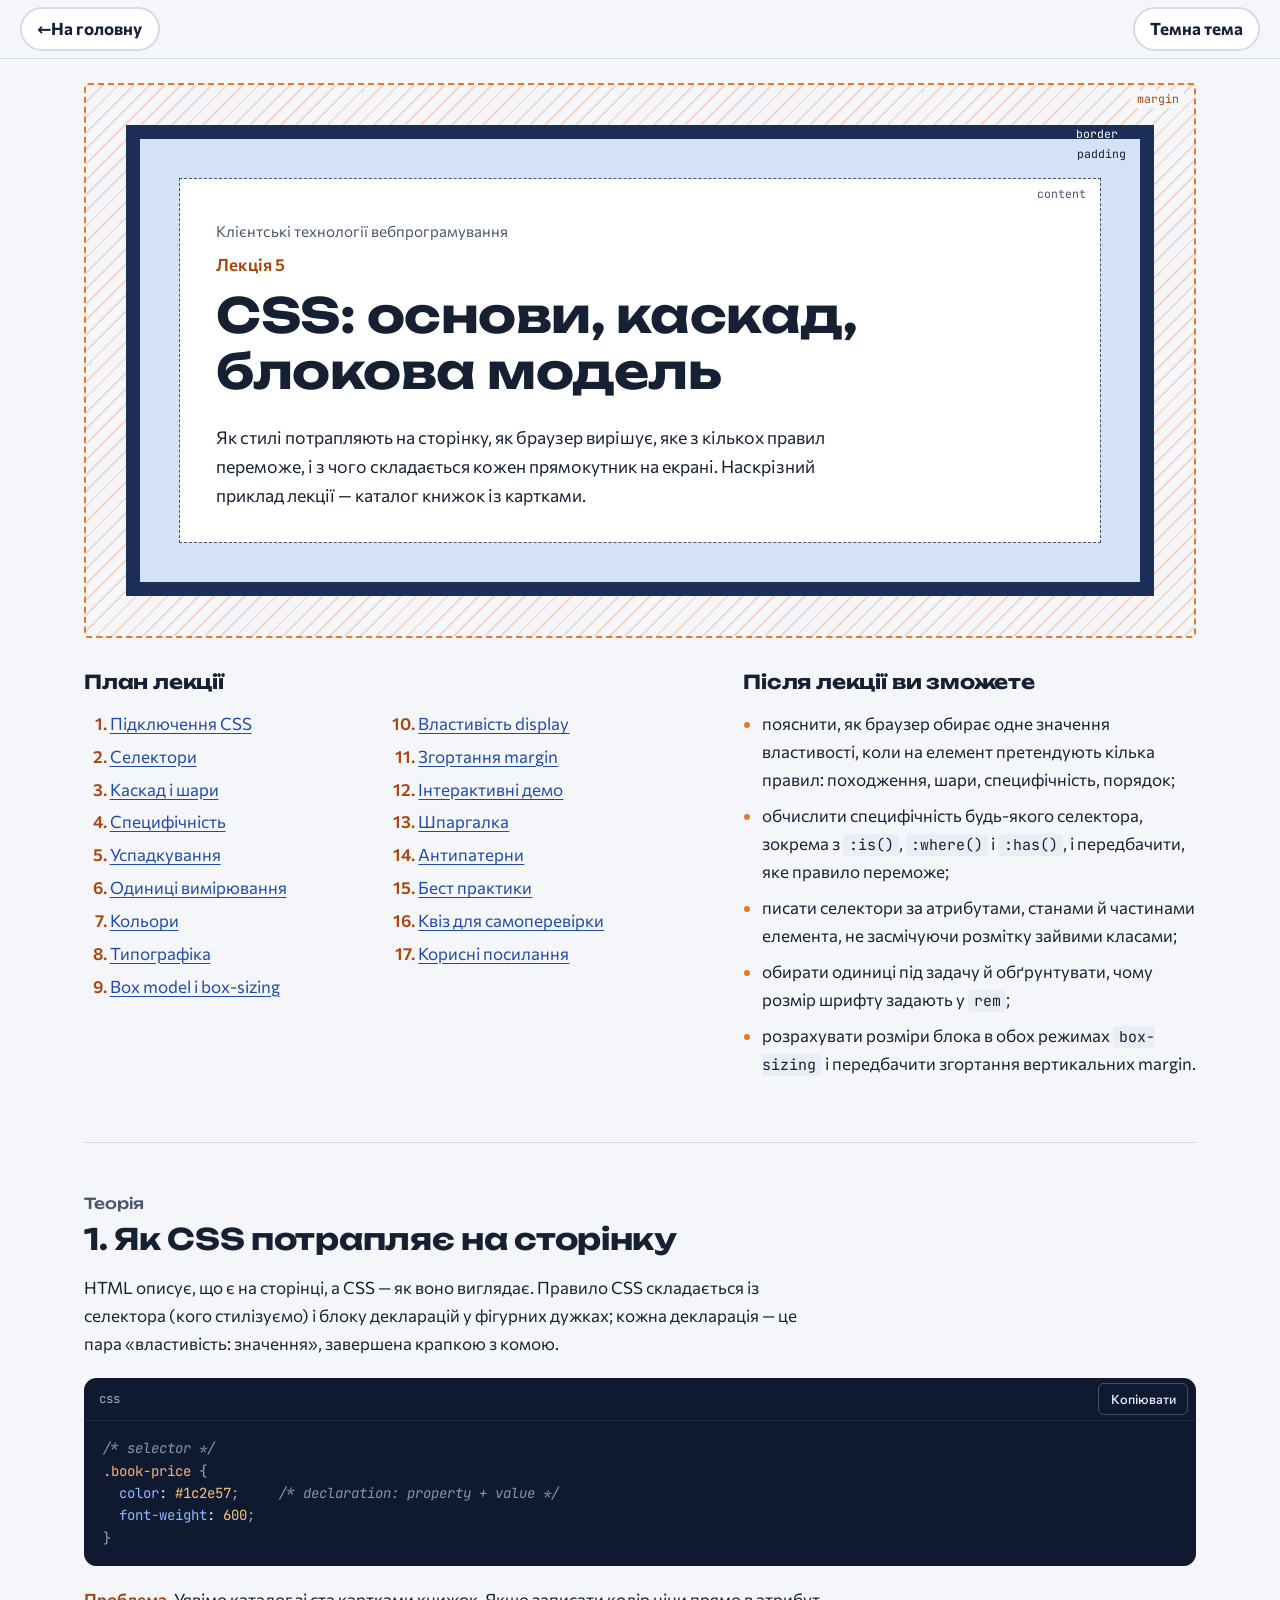
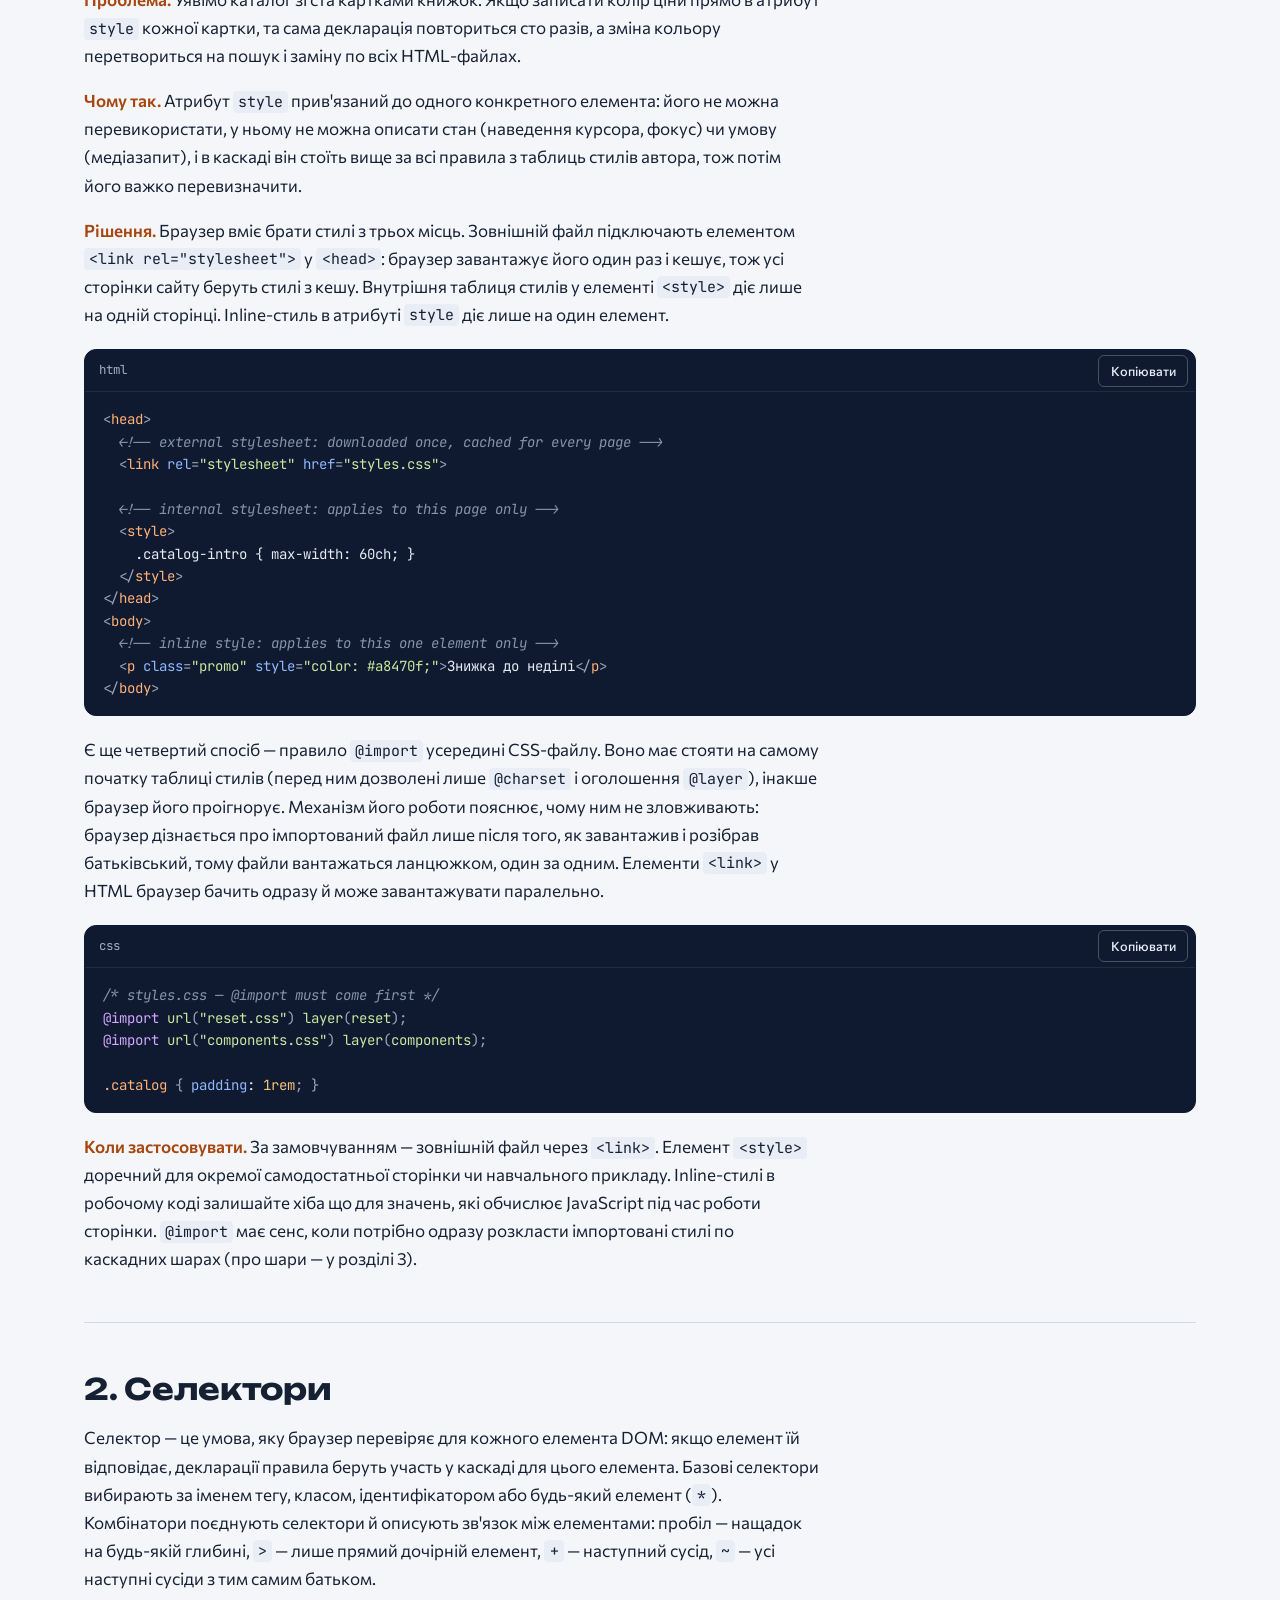
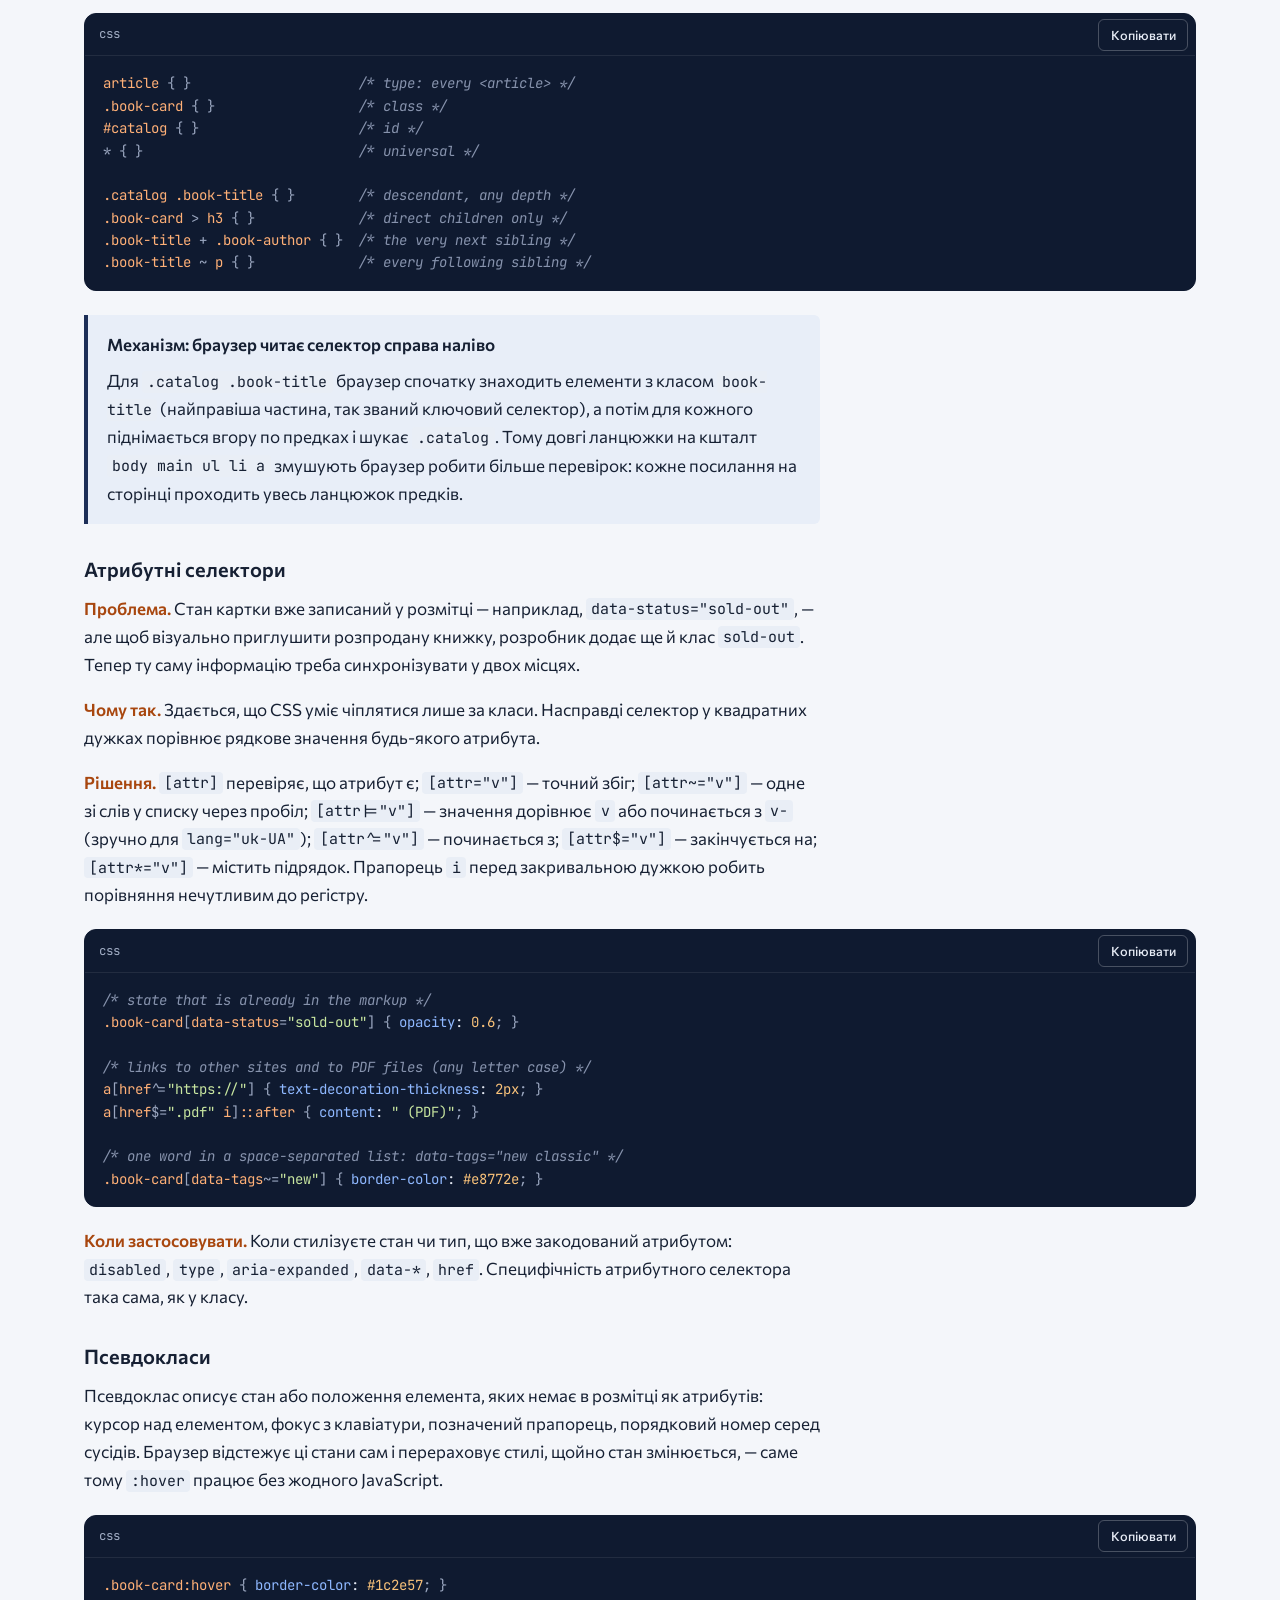
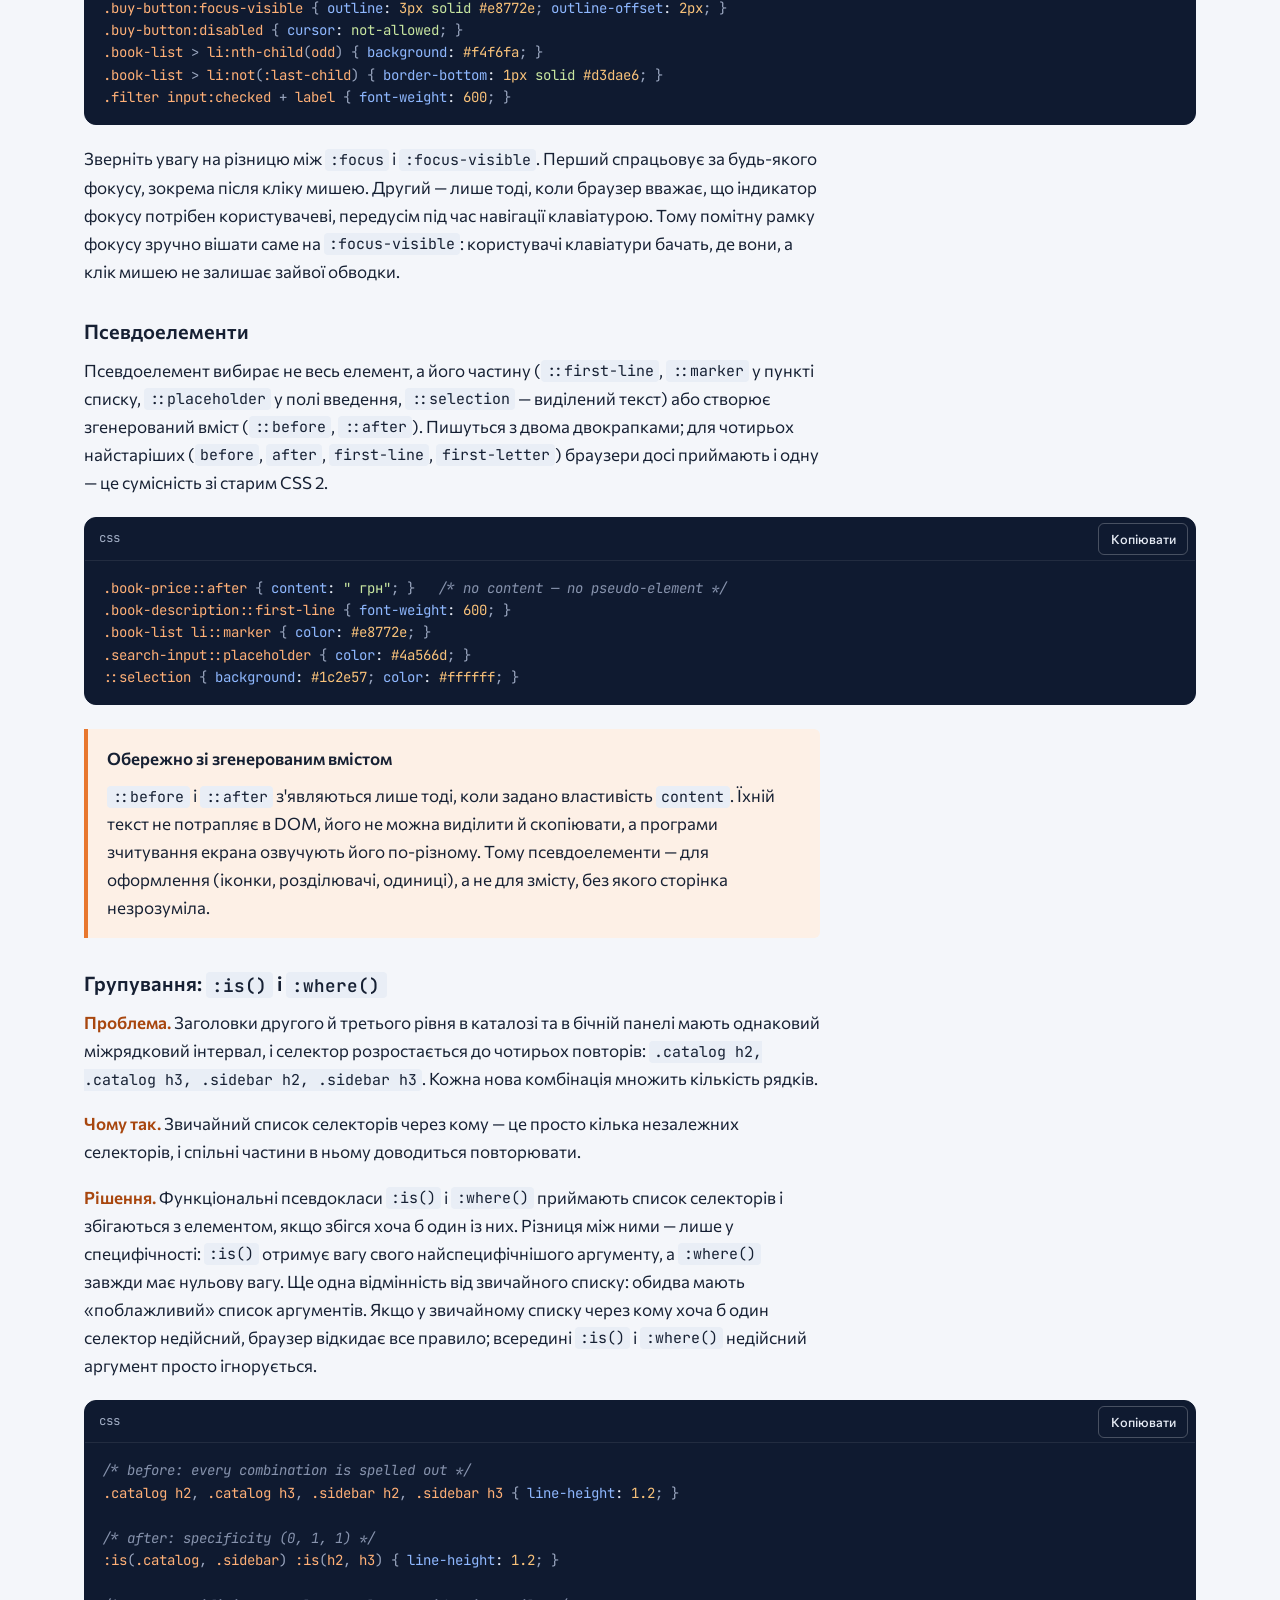
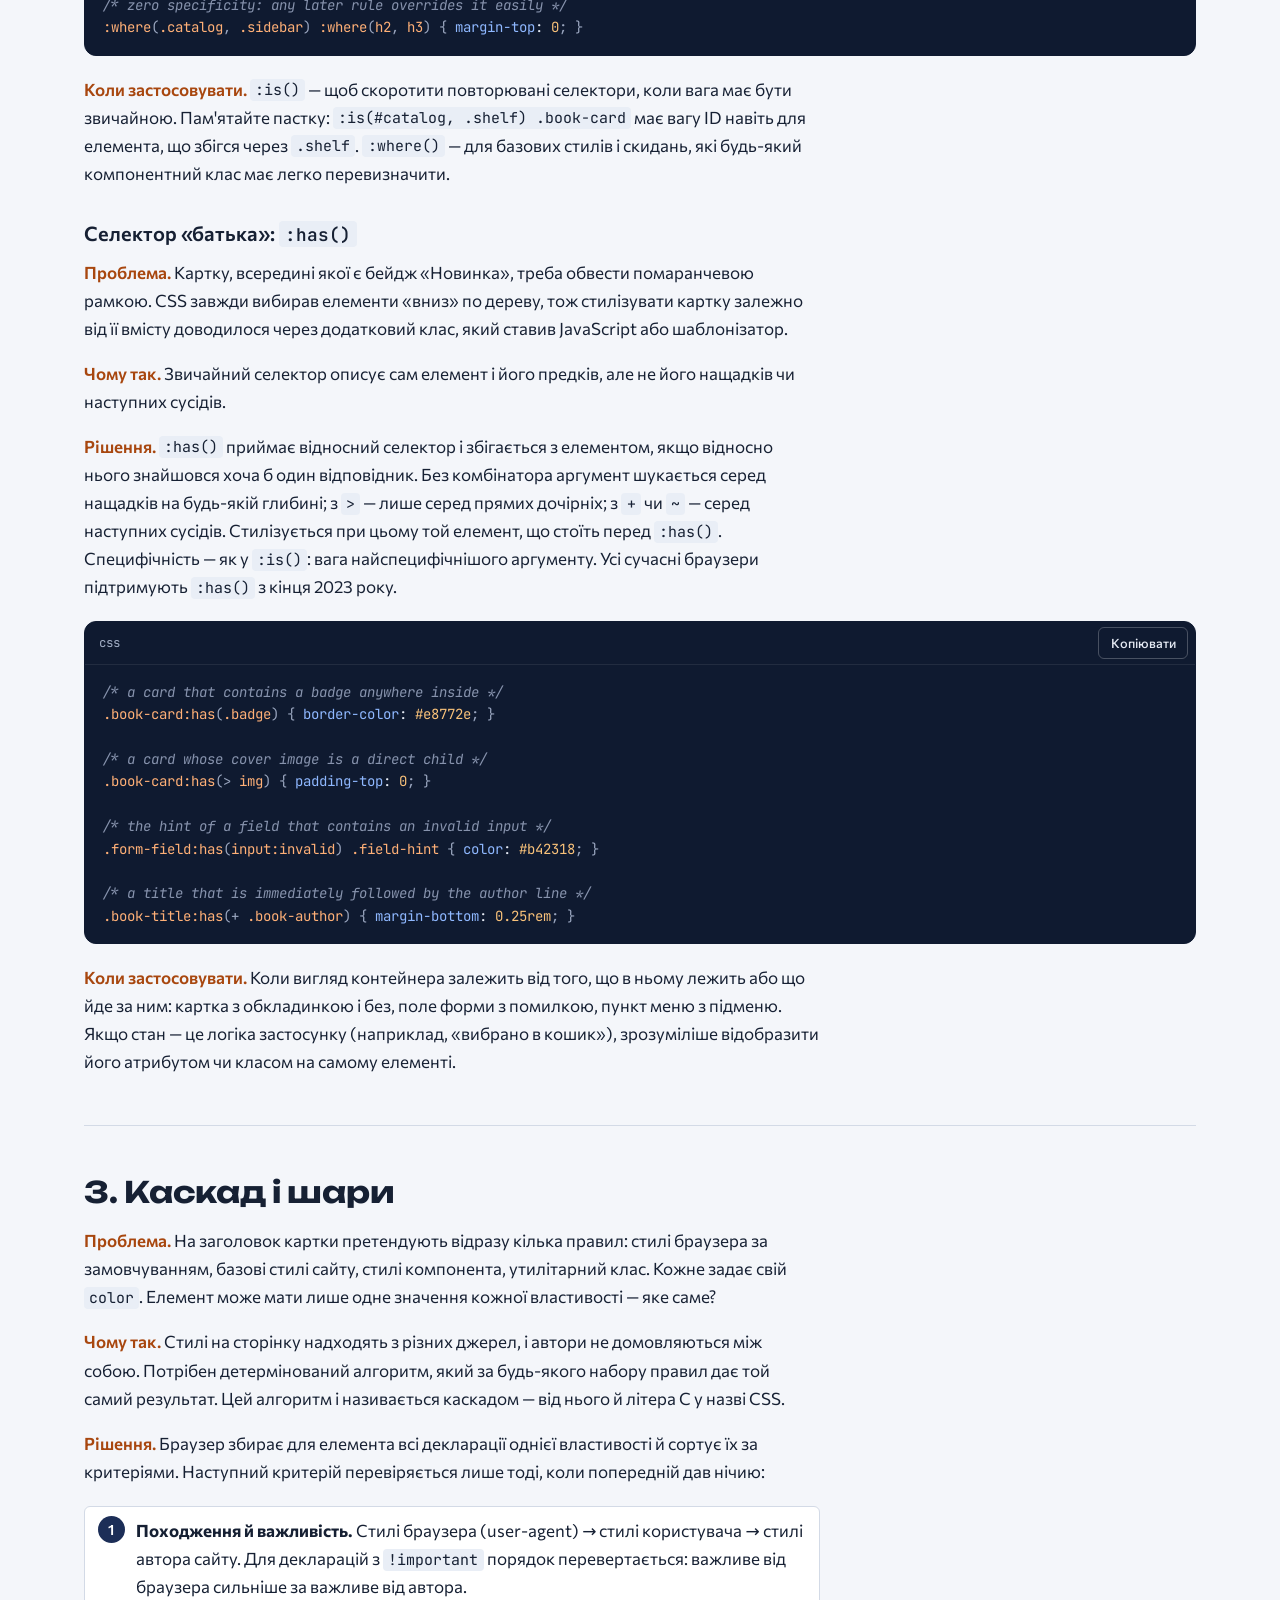
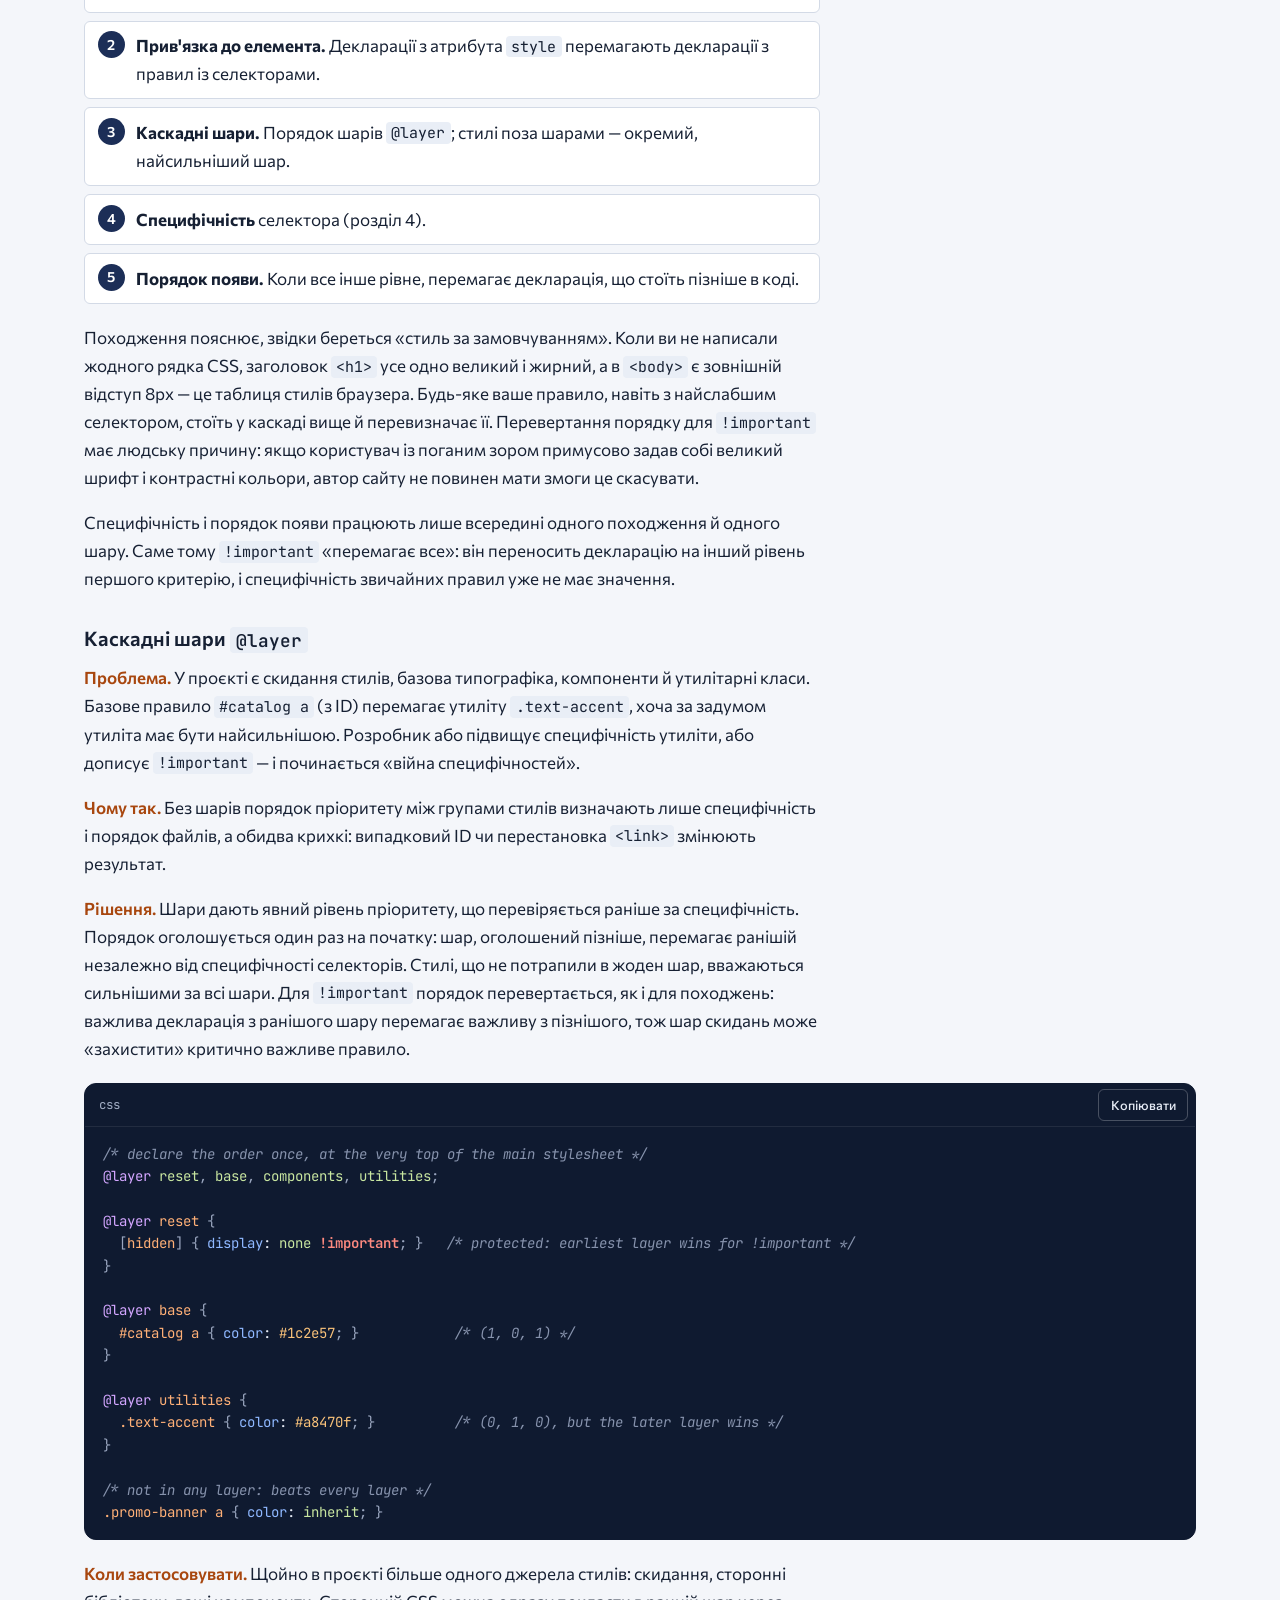
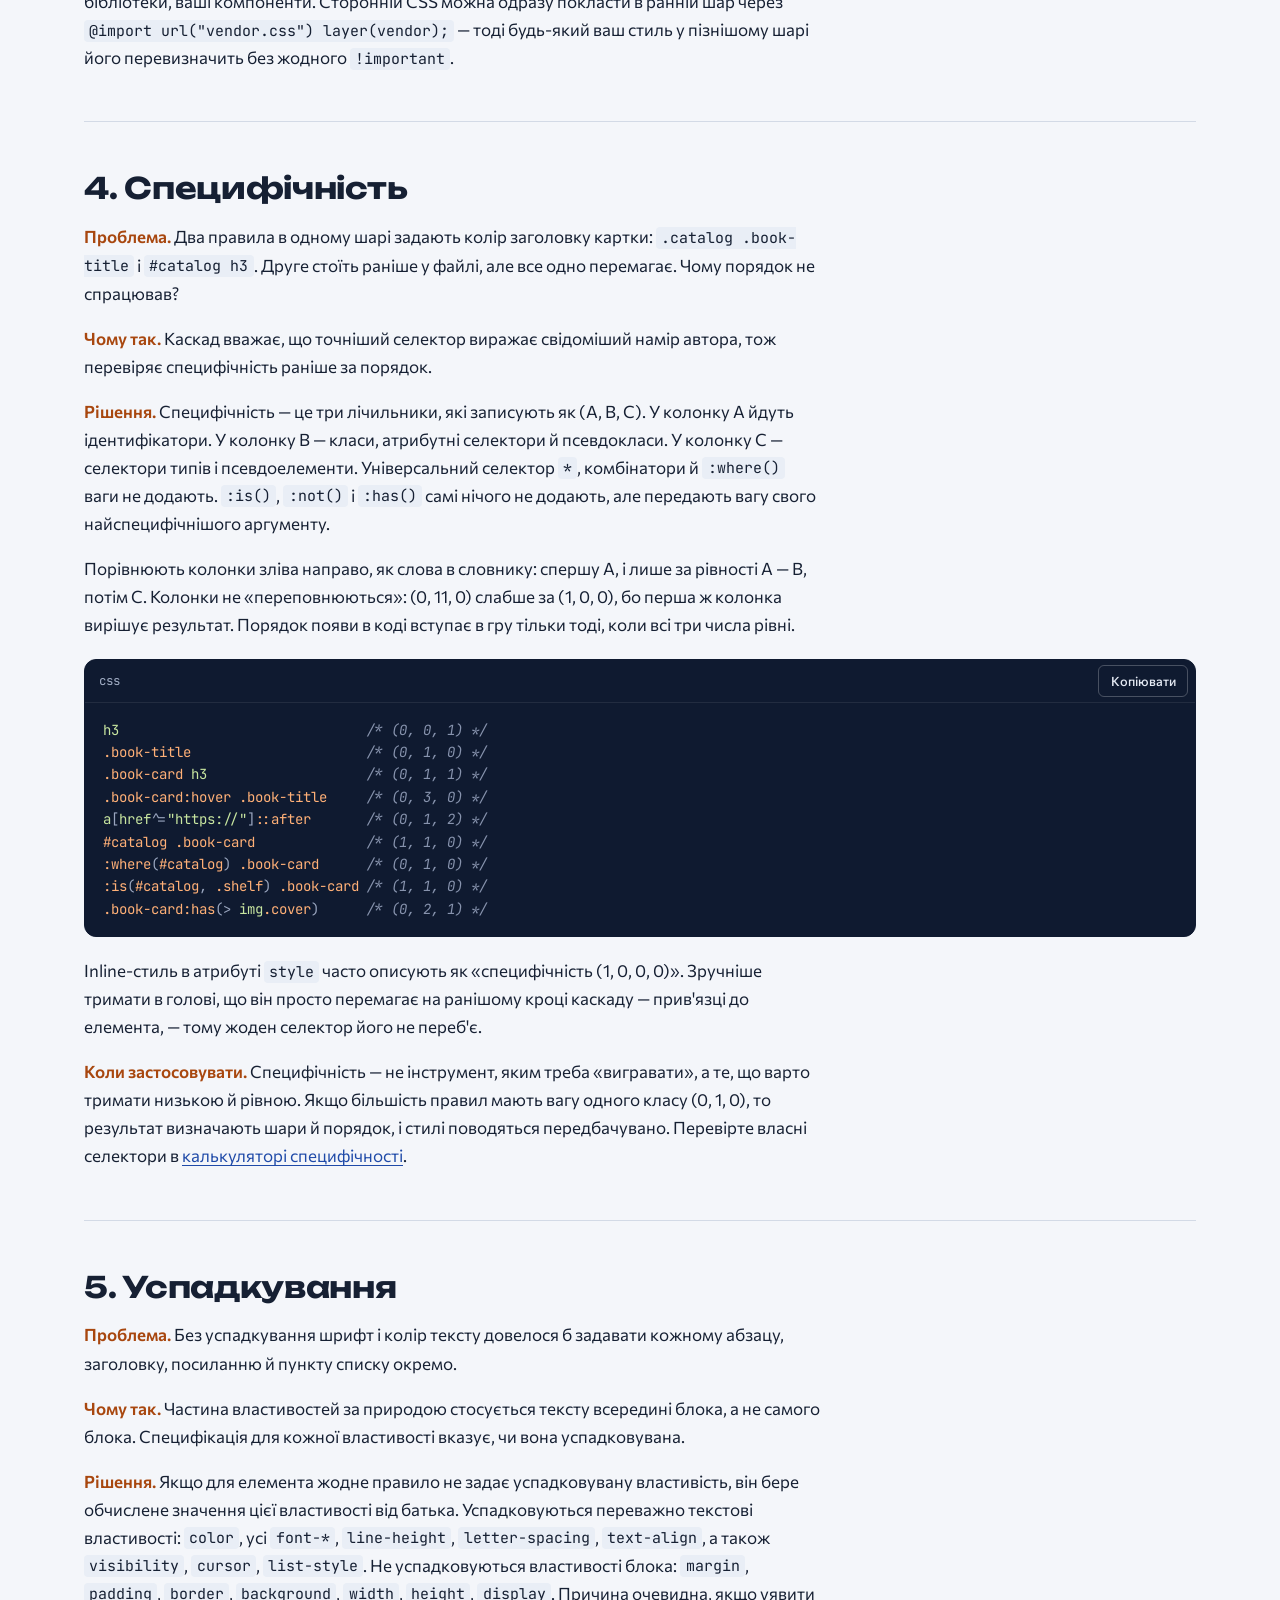
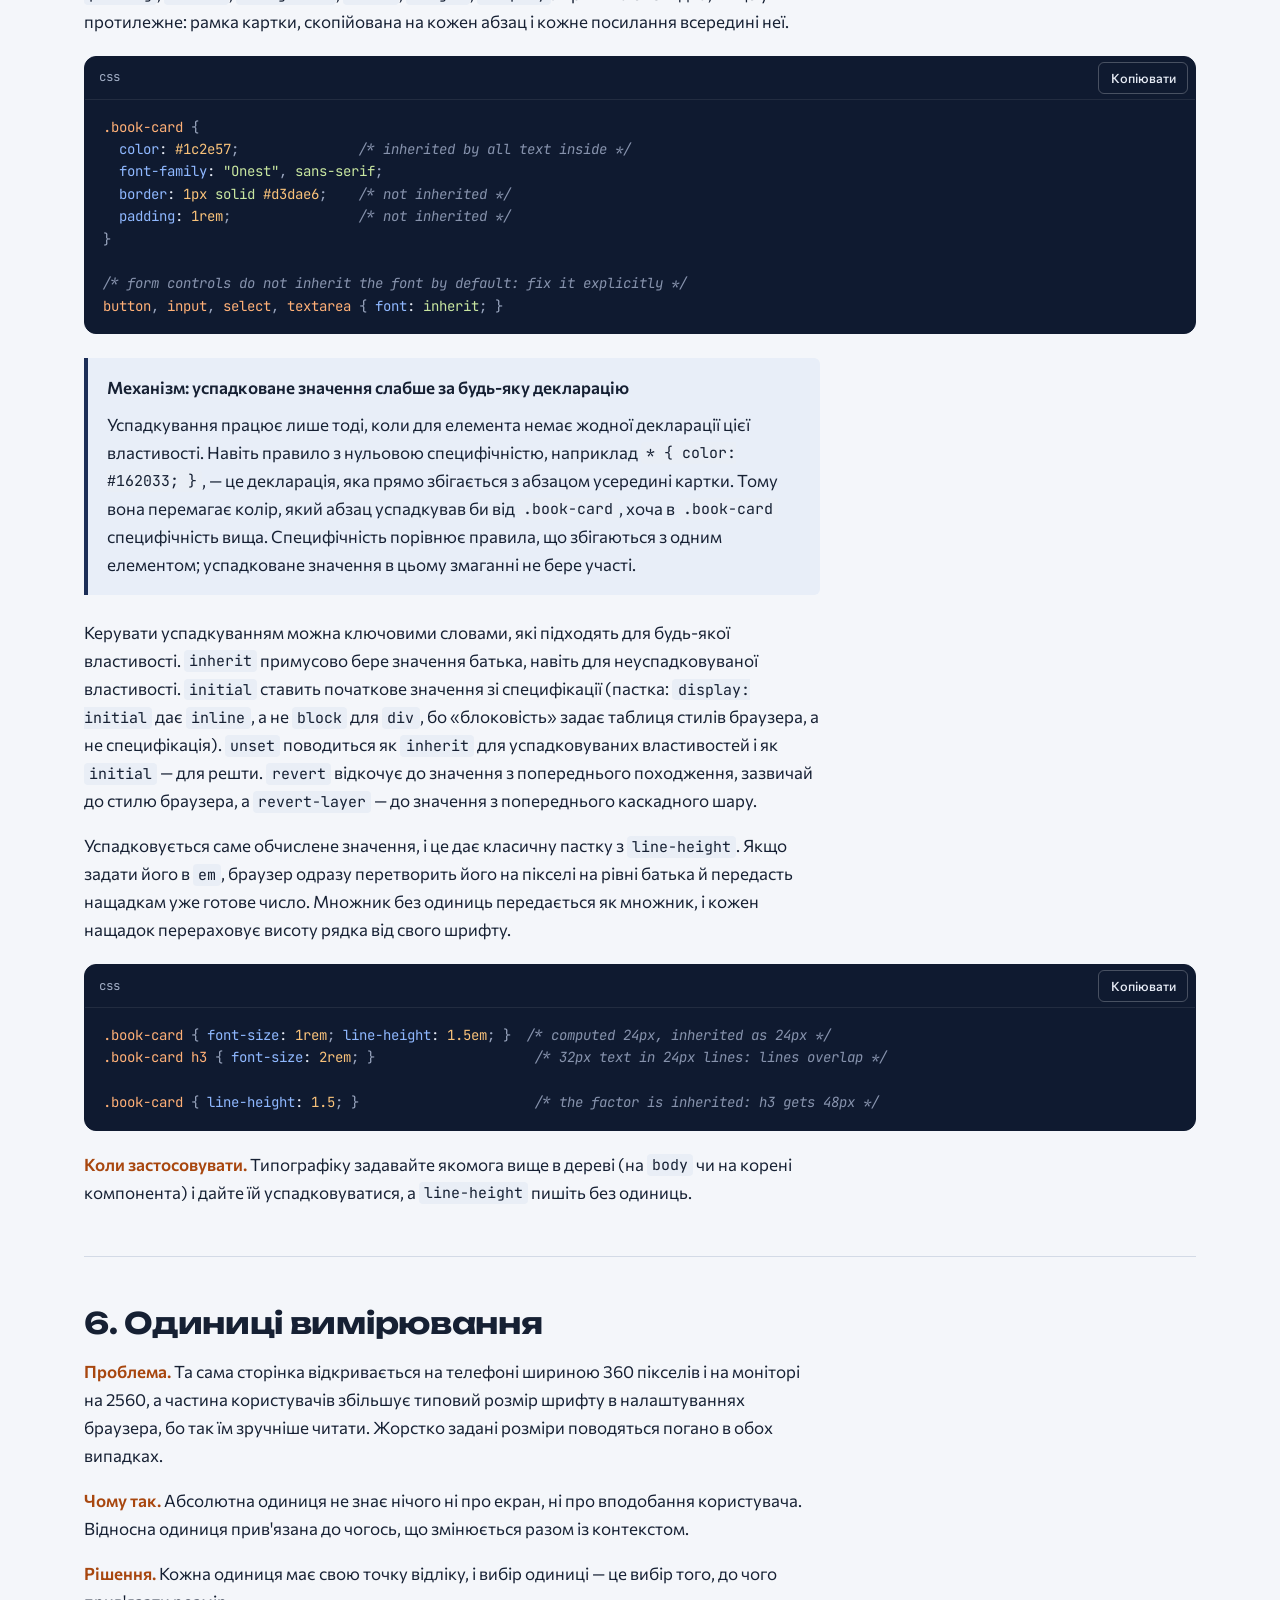
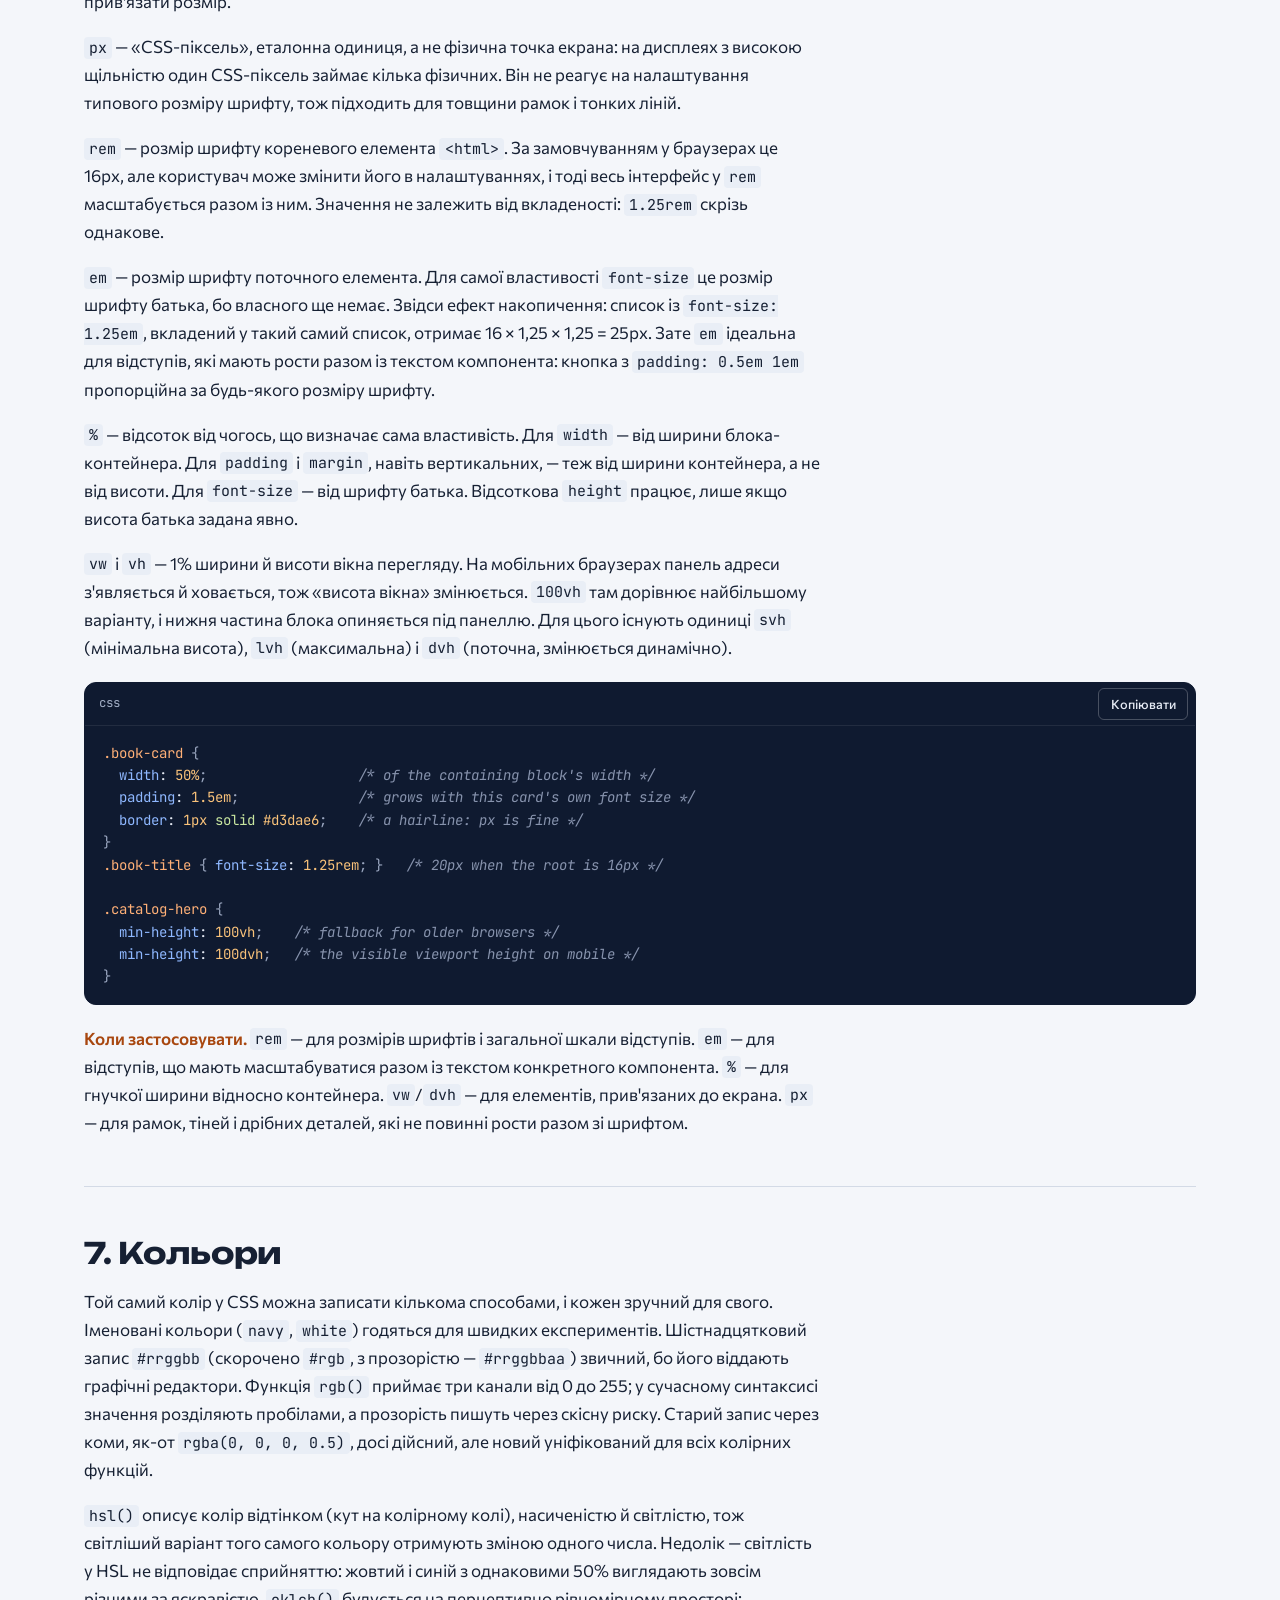
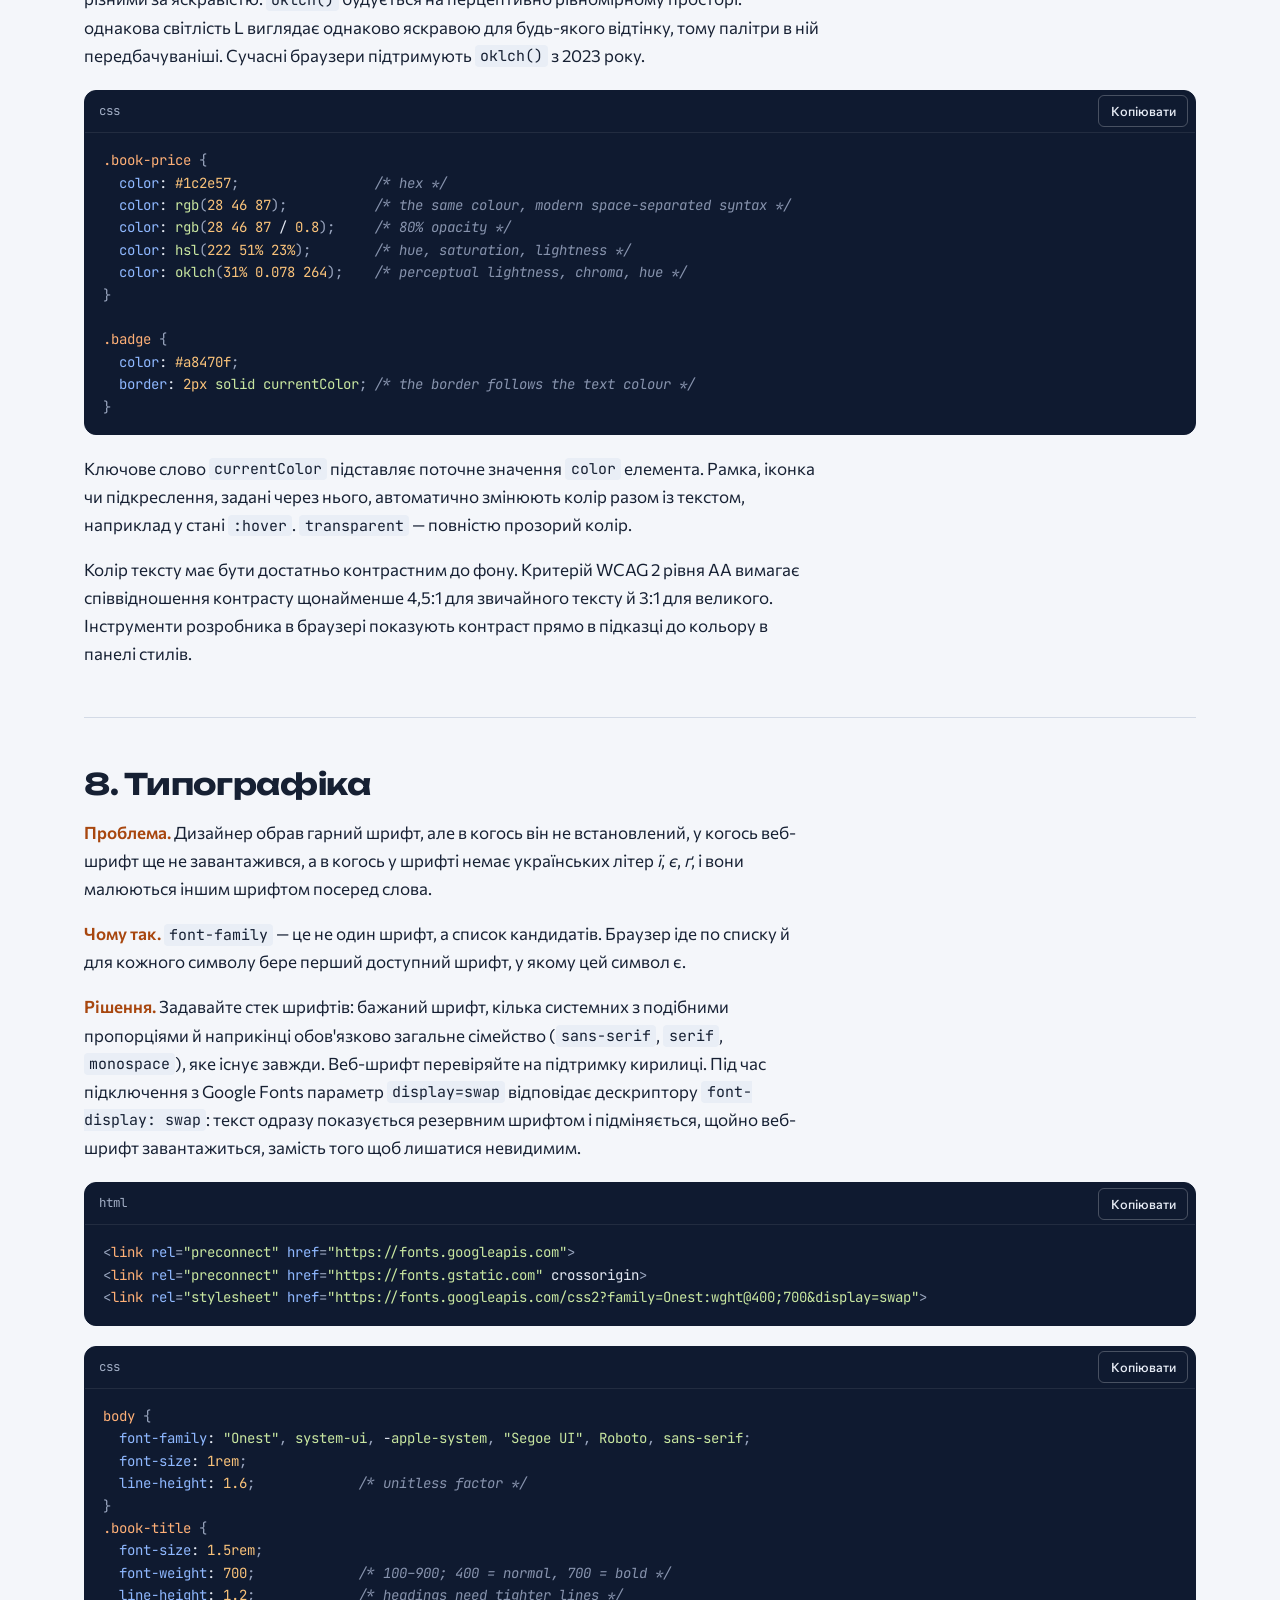
<file: topic-05/lecture-04-css-basics.html>
<!DOCTYPE html>
<html lang="uk">
<head>
<meta charset="utf-8">
<script>
try {
  var savedTheme = localStorage.getItem("ctw-theme");
  if (savedTheme === "dark" || savedTheme === "light") document.documentElement.setAttribute("data-theme", savedTheme);
} catch (error) {}
</script>
<meta name="viewport" content="width=device-width, initial-scale=1, viewport-fit=cover">
<title>Лекція 5. CSS: основи, каскад, блокова модель</title>
<meta name="description" content="Лекція 5 з дисципліни «Клієнтські технології вебпрограмування»: підключення CSS, селектори, каскад і шари, специфічність, успадкування, одиниці, кольори, типографіка, box model, display, згортання margin.">
<link rel="preconnect" href="https://fonts.googleapis.com">
<link rel="preconnect" href="https://fonts.gstatic.com" crossorigin>
<link rel="stylesheet" href="https://fonts.googleapis.com/css2?family=Commissioner:wght@400;500;600;700&family=JetBrains+Mono:wght@400;600&family=Unbounded:wght@500;700&display=swap">
<link rel="stylesheet" href="../styles/course.css">
<style>
*, *::before, *::after { box-sizing: border-box; }

:root {
  color-scheme: light;
  --bg: #F4F6FA;
  --surface: #FFFFFF;
  --surface-2: #E9EEF6;
  --ink: #162033;
  --muted: #4A566D;
  --line: #D3DAE6;
  --link: #1F4AA8;
  --navy: #1C2E57;
  --navy-fill: #1C2E57;
  --orange: #E8772E;
  --orange-ink: #A8470F;
  --margin-hatch: rgba(232, 119, 46, 0.22);
  --padding-fill: #D5E2F6;
  --content-fill: #FFFFFF;
  --callout-bg: #E8EEF8;
  --warn-bg: #FDF0E6;
  --bad: #B42318;
  --bad-bg: #FCEBE9;
  --good: #11694A;
  --good-bg: #E5F3EB;
  --code-bg: #0F1A30;
  --code-ink: #E4E9F3;
  --code-border: #0F1A30;
  --focus: #E8772E;
  --radius-s: 6px;
  --radius-m: 12px;
  --dur: 160ms;
  --font-body: "Commissioner", system-ui, -apple-system, "Segoe UI", Roboto, "Helvetica Neue", Arial, sans-serif;
  --font-display: "Unbounded", "Commissioner", system-ui, -apple-system, "Segoe UI", Roboto, Arial, sans-serif;
  --font-mono: "JetBrains Mono", ui-monospace, "Cascadia Code", Consolas, "Liberation Mono", Menlo, monospace;
  padding-top: env(safe-area-inset-top, 0px);
  padding-bottom: env(safe-area-inset-bottom, 0px);
}

@media (prefers-color-scheme: dark) {
  :root:not([data-theme="light"]) {
    color-scheme: dark;
    --bg: #0D1526;
    --surface: #15203A;
    --surface-2: #1B2946;
    --ink: #E6EAF3;
    --muted: #A7B2C8;
    --line: #2C3A5C;
    --link: #9EC0FF;
    --navy: #9EC0FF;
    --navy-fill: #3D5C9E;
    --orange: #F29A55;
    --orange-ink: #F7B27A;
    --margin-hatch: rgba(242, 154, 85, 0.22);
    --padding-fill: #22365E;
    --content-fill: #15203A;
    --callout-bg: #182746;
    --warn-bg: #2E2218;
    --bad: #FF9B90;
    --bad-bg: #3A1D20;
    --good: #7BD8A6;
    --good-bg: #153326;
    --code-bg: #0A1122;
    --code-border: #2C3A5C;
  }
}
:root[data-theme="dark"] {
  color-scheme: dark;
  --bg: #0D1526;
  --surface: #15203A;
  --surface-2: #1B2946;
  --ink: #E6EAF3;
  --muted: #A7B2C8;
  --line: #2C3A5C;
  --link: #9EC0FF;
  --navy: #9EC0FF;
  --navy-fill: #3D5C9E;
  --orange: #F29A55;
  --orange-ink: #F7B27A;
  --margin-hatch: rgba(242, 154, 85, 0.22);
  --padding-fill: #22365E;
  --content-fill: #15203A;
  --callout-bg: #182746;
  --warn-bg: #2E2218;
  --bad: #FF9B90;
  --bad-bg: #3A1D20;
  --good: #7BD8A6;
  --good-bg: #153326;
  --code-bg: #0A1122;
  --code-border: #2C3A5C;
}

@media (prefers-reduced-motion: reduce) {
  :root { --dur: 0s; }
}

html { scroll-padding-top: env(safe-area-inset-top, 0px); scroll-behavior: smooth; }
@media (prefers-reduced-motion: reduce) { html { scroll-behavior: auto; } }

body {
  margin: 0;
  background: var(--bg);
  color: var(--ink);
  font-family: var(--font-body);
  font-size: 1.0625rem;
  line-height: 1.65;
  -webkit-text-size-adjust: 100%;
}

img, svg { max-width: 100%; }

a { color: var(--link); text-underline-offset: 0.18em; }
a:hover { text-decoration-thickness: 2px; }

:focus-visible { outline: 3px solid var(--focus); outline-offset: 2px; border-radius: 2px; }

.sr-only {
  position: absolute; width: 1px; height: 1px; padding: 0; margin: -1px;
  overflow: hidden; clip: rect(0 0 0 0); white-space: nowrap; border: 0;
}

.skip-link {
  position: absolute; left: 1rem; top: -4rem; z-index: 10;
  background: var(--navy-fill); color: #fff; padding: 0.6rem 1rem; border-radius: var(--radius-s);
}
.skip-link:focus { top: calc(env(safe-area-inset-top, 0px) + 1rem); }

.wrap { max-width: 72rem; margin-inline: auto; padding-inline: 1.25rem; }
.prose { max-width: 46rem; }
.prose > p, .prose > ul, .prose > ol { margin: 0 0 1em; }

h1, h2 { font-family: var(--font-display); font-weight: 700; letter-spacing: -0.01em; }
h1 { font-size: clamp(1.75rem, 4.6vw, 3rem); line-height: 1.15; margin: 0.2em 0 0.5em; }
h2 { font-size: clamp(1.35rem, 3vw, 1.85rem); line-height: 1.25; margin: 0 0 1rem; }
h3 { font-size: 1.25rem; line-height: 1.35; margin: 2rem 0 0.75rem; font-weight: 600; }
h4 { font-size: 1.05rem; margin: 1.5rem 0 0.5rem; font-weight: 600; }

p code, li code, dd code, dt code, td code, h3 code, h4 code, label code, legend code, .inline-code {
  font-family: var(--font-mono);
  font-size: 0.88em;
  background: var(--surface-2);
  padding: 0.1em 0.35em;
  border-radius: 4px;
  overflow-wrap: anywhere;
}

/* Run-in labels for the problem → why → solution → when pattern */
.lbl { font-weight: 600; color: var(--orange-ink); }

/* ---------- Hero: the lecture title drawn as a box model ---------- */
.hero { padding: 1.5rem 0 1rem; }
.hero-margin {
  position: relative;
  padding: clamp(18px, 4vw, 40px);
  border: 2px dashed var(--orange);
  border-radius: 4px;
  background: repeating-linear-gradient(135deg, var(--margin-hatch) 0 2px, transparent 2px 11px);
}
.hero-border {
  --bw: clamp(8px, 1.6vw, 14px);
  position: relative;
  border: var(--bw) solid var(--navy-fill);
}
.hero-padding {
  position: relative;
  padding: clamp(18px, 4vw, 40px);
  background: var(--padding-fill);
}
.hero-content {
  position: relative;
  background: var(--surface);
  outline: 1px dashed var(--muted);
  padding: clamp(28px, 4vw, 40px) clamp(16px, 3vw, 36px) clamp(18px, 3vw, 32px);
}
.layer-tag {
  position: absolute;
  font-family: var(--font-mono);
  font-size: 0.72rem;
  line-height: 1;
  padding: 0.2rem 0.35rem;
  right: 0.5rem;
  top: 0.35rem;
}
.hero-margin > .layer-tag { color: var(--orange-ink); background: var(--bg); top: 0.3rem; right: 0.6rem; }
.hero-border > .layer-tag { color: #fff; background: var(--navy-fill); top: calc(-1 * var(--bw)); right: 1rem; padding: 0.15rem 0.35rem; }
.hero-padding > .layer-tag { color: var(--ink); background: transparent; }
.hero-content > .layer-tag { color: var(--muted); }
.hero-course { margin: 0; color: var(--muted); font-size: 0.95rem; }
.hero-num { margin: 0.4rem 0 0; font-weight: 600; color: var(--orange-ink); }
.hero-lead { margin: 0; max-width: 40rem; font-size: 1.1rem; color: var(--ink); }

/* ---------- Intro: plan and outcomes ---------- */
.intro-grid { display: grid; gap: 2rem; padding: 2rem 0 2.5rem; }
@media (min-width: 52rem) { .intro-grid { grid-template-columns: 1.35fr 1fr; gap: 3rem; } }
.intro-grid h2 { font-size: 1.2rem; }
.plan-list { margin: 0; padding-left: 1.6rem; }
@media (min-width: 36rem) { .plan-list { columns: 2; column-gap: 2rem; } }
.plan-list li { break-inside: avoid; margin-bottom: 0.3rem; }
.plan-list li::marker { color: var(--orange-ink); font-weight: 600; }
.outcomes { margin: 0; padding-left: 1.2rem; }
.outcomes li { margin-bottom: 0.5rem; }
.outcomes li::marker { color: var(--orange); }

/* ---------- Sections ---------- */
.topic { padding: 3rem 0 2rem; border-top: 1px solid var(--line); }
.part-title {
  font-family: var(--font-display); font-weight: 500; font-size: 0.95rem;
  color: var(--muted); margin: 0 0 0.25rem;
}

/* ---------- Code blocks ---------- */
pre[data-lang] {
  margin: 1.25rem 0;
  padding: 1rem 1.1rem;
  background: var(--code-bg);
  color: var(--code-ink);
  border-radius: var(--radius-m);
  overflow-x: auto;
  font-family: var(--font-mono);
  font-size: 0.875rem;
  line-height: 1.6;
  tab-size: 2;
}
pre[data-lang] code { font: inherit; background: none; padding: 0; }
.code {
  margin: 1.25rem 0;
  background: var(--code-bg);
  color: var(--code-ink);
  border: 1px solid var(--code-border);
  border-radius: var(--radius-m);
  overflow: hidden;
  max-width: 100%;
}
.code pre[data-lang] { margin: 0; border-radius: 0; }
.code-bar {
  display: flex; align-items: center; justify-content: space-between; gap: 1rem;
  padding: 0.3rem 0.45rem 0.3rem 0.9rem;
  font-family: var(--font-mono); font-size: 0.78rem; color: #A3AFC6;
  border-bottom: 1px solid rgba(255, 255, 255, 0.08);
}
.copy-btn {
  font: 500 0.8rem var(--font-body);
  color: #E4E9F3; background: transparent;
  border: 1px solid rgba(255, 255, 255, 0.24); border-radius: var(--radius-s);
  padding: 0.3rem 0.7rem; min-height: 32px; cursor: pointer;
}
.copy-btn:hover { background: rgba(255, 255, 255, 0.08); }
.tok-comment { color: #8793AD; font-style: italic; }
.tok-selector { color: #FFB077; }
.tok-property { color: #8FB8FF; }
.tok-value { color: #C8E6A0; }
.tok-number { color: #F9C27A; }
.tok-string { color: #C8E6A0; }
.tok-atrule { color: #D3A6FF; }
.tok-important { color: #FF8A80; font-weight: 600; }
.tok-punct { color: #9AA6BF; }
.tok-tag { color: #FFB077; }
.tok-attr { color: #8FB8FF; }

/* ---------- Callouts ---------- */
.callout {
  margin: 1.5rem 0; padding: 1rem 1.2rem;
  border-left: 4px solid var(--navy-fill);
  background: var(--callout-bg);
  border-radius: 0 var(--radius-s) var(--radius-s) 0;
  max-width: 46rem;
}
.callout.warn { border-left-color: var(--orange); background: var(--warn-bg); }
.callout > p { margin: 0 0 0.5em; }
.callout > p:last-child { margin-bottom: 0; }
.callout-title { font-weight: 600; }

.cascade-steps { counter-reset: step; list-style: none; padding: 0; margin: 1.25rem 0; max-width: 46rem; }
.cascade-steps li {
  counter-increment: step; position: relative;
  padding: 0.65rem 0.9rem 0.65rem 3.2rem; margin-bottom: 0.5rem;
  background: var(--surface); border: 1px solid var(--line); border-radius: var(--radius-s);
}
.cascade-steps li::before {
  content: counter(step);
  position: absolute; left: 0.8rem; top: 0.6rem;
  width: 1.7rem; height: 1.7rem; border-radius: 50%;
  display: grid; place-items: center;
  background: var(--navy-fill); color: #fff; font-weight: 600; font-size: 0.9rem;
}

/* ---------- Buttons & form controls ---------- */
.btn {
  font: 600 0.95rem var(--font-body);
  display: inline-flex; align-items: center; gap: 0.4rem;
  min-height: 44px; padding: 0.55rem 1.1rem;
  border-radius: var(--radius-s); border: 2px solid var(--navy-fill);
  background: var(--navy-fill); color: #fff; cursor: pointer;
}
.btn:hover { filter: brightness(1.12); }
.btn-ghost { background: transparent; color: var(--ink); border-color: var(--line); }
.btn-ghost:hover { border-color: var(--navy-fill); filter: none; }
input[type="text"] {
  font: 0.95rem var(--font-mono);
  width: 100%; min-height: 44px; padding: 0.55rem 0.75rem;
  color: var(--ink); background: var(--surface);
  border: 2px solid var(--line); border-radius: var(--radius-s);
}
input[type="text"]:focus-visible { border-color: var(--orange); outline-offset: 1px; }
input[type="range"] { width: 100%; accent-color: var(--orange); min-height: 32px; }
input[type="radio"], input[type="checkbox"] { accent-color: var(--orange); width: 1.1rem; height: 1.1rem; }

/* ---------- Demos ---------- */
.demo {
  margin: 1.75rem 0;
  padding: clamp(1rem, 3vw, 1.75rem);
  background: var(--surface);
  border: 1px solid var(--line);
  border-radius: var(--radius-m);
}
.demo > h3:first-child, .demo > h4:first-child { margin-top: 0; }
.demo-note { color: var(--muted); font-size: 0.95rem; max-width: 46rem; }

.presets { display: flex; flex-wrap: wrap; gap: 0.5rem; margin: 1rem 0 1.25rem; }
.preset {
  font: 0.8rem var(--font-mono); text-align: left;
  padding: 0.4rem 0.65rem; min-height: 36px;
  border: 1px solid var(--line); border-radius: 999px;
  background: var(--surface-2); color: var(--ink); cursor: pointer;
}
.preset:hover { border-color: var(--orange); }

.spec-grid { display: grid; gap: 1.25rem; }
@media (min-width: 50rem) { .spec-grid { grid-template-columns: 1fr 1fr; } }
.spec-side { border: 2px solid var(--line); border-radius: var(--radius-m); padding: 1rem; transition: border-color var(--dur); }
.spec-side.is-winner { border-color: var(--orange); }
.spec-side label { display: block; font-weight: 600; margin-bottom: 0.4rem; }
.spec-side-head { display: flex; justify-content: space-between; align-items: baseline; gap: 0.5rem; }
.winner-badge {
  font-size: 0.78rem; font-weight: 600; color: var(--orange-ink);
  border: 1px solid var(--orange); border-radius: 999px; padding: 0.1rem 0.55rem;
}
.spec-score { display: grid; grid-template-columns: repeat(3, 1fr); gap: 0.5rem; margin: 1rem 0 0.75rem; }
.spec-col { text-align: center; padding: 0.55rem 0.25rem; background: var(--surface-2); border-radius: var(--radius-s); }
.spec-num { display: block; font: 700 1.8rem/1.1 var(--font-display); }
.spec-cap { display: block; font-size: 0.74rem; color: var(--muted); line-height: 1.3; margin-top: 0.25rem; }
.spec-col.col-a .spec-num { color: var(--orange-ink); }
.spec-col.col-b .spec-num { color: var(--navy); }
.spec-parts { list-style: none; padding: 0; margin: 0; display: flex; flex-wrap: wrap; gap: 0.4rem; }
.chip {
  display: inline-flex; flex-direction: column; gap: 0.05rem;
  padding: 0.3rem 0.55rem; border-radius: var(--radius-s);
  border: 1px solid var(--line); font-size: 0.78rem; line-height: 1.35; max-width: 100%;
}
.chip code { font-family: var(--font-mono); font-size: 0.82rem; background: none; padding: 0; overflow-wrap: anywhere; }
.chip .chip-note { color: var(--muted); }
.chip-a { border-color: var(--orange); }
.chip-b { border-color: var(--navy-fill); }
.chip-zero { border-style: dashed; }
.spec-error { color: var(--bad); font-weight: 500; margin: 0.75rem 0 0; }
.spec-verdict {
  margin-top: 1.25rem; padding: 1rem 1.2rem;
  background: var(--callout-bg); border-left: 4px solid var(--orange);
  border-radius: 0 var(--radius-s) var(--radius-s) 0;
}
.spec-verdict p { margin: 0 0 0.5em; }
.spec-verdict p:last-child { margin-bottom: 0; }

.bm-layout { display: grid; gap: 1.5rem; }
@media (min-width: 58rem) { .bm-layout { grid-template-columns: 19rem 1fr; } }
.bm-controls { display: grid; gap: 0.9rem; align-content: start; }
.bm-sizing { border: 1px solid var(--line); border-radius: var(--radius-s); padding: 0.6rem 0.9rem 0.75rem; margin: 0; }
.bm-sizing legend { font-family: var(--font-mono); font-size: 0.9rem; padding: 0 0.3rem; }
.bm-sizing label { display: flex; align-items: center; gap: 0.5rem; font-family: var(--font-mono); font-size: 0.9rem; min-height: 32px; cursor: pointer; }
.range-row { display: grid; grid-template-columns: 5.5rem 1fr 4rem; align-items: center; gap: 0.6rem; }
.range-row label { font-family: var(--font-mono); font-size: 0.9rem; }
.range-row output { font-family: var(--font-mono); font-size: 0.9rem; text-align: right; }
.bm-stage {
  overflow-x: auto; padding: 1rem;
  background: var(--surface-2); border-radius: var(--radius-m);
}
.bm-margin {
  width: max-content;
  background: repeating-linear-gradient(135deg, var(--margin-hatch) 0 2px, transparent 2px 9px);
  outline: 1px dashed var(--orange);
}
.bm-box { background: var(--padding-fill); border-style: solid; border-color: var(--navy-fill); }
.bm-content {
  height: 72px; background: var(--content-fill);
  outline: 1px dashed var(--muted); outline-offset: -1px;
  display: flex; align-items: center; justify-content: center;
  font: 0.8rem var(--font-mono); color: var(--muted);
  overflow: hidden; white-space: nowrap;
}
.bm-legend { display: flex; flex-wrap: wrap; gap: 0.4rem 1rem; margin: 0.75rem 0 0; padding: 0; list-style: none; font-size: 0.85rem; font-family: var(--font-mono); }
.swatch { display: inline-block; width: 0.9rem; height: 0.9rem; border-radius: 3px; vertical-align: -0.12em; margin-right: 0.35rem; border: 1px solid var(--line); }
.sw-margin { background: repeating-linear-gradient(135deg, var(--orange) 0 2px, transparent 2px 5px); }
.sw-border { background: var(--navy-fill); }
.sw-padding { background: var(--padding-fill); }
.sw-content { background: var(--content-fill); border-style: dashed; border-color: var(--muted); }
.bm-readout { display: grid; grid-template-columns: repeat(auto-fit, minmax(10rem, 1fr)); gap: 0.6rem; margin: 1rem 0; }
.bm-readout div { background: var(--surface-2); border-radius: var(--radius-s); padding: 0.55rem 0.75rem; }
.bm-readout dt { font-size: 0.8rem; color: var(--muted); }
.bm-readout dd { margin: 0; font: 700 1.25rem var(--font-display); }
.bm-explain { max-width: 46rem; }

.mc-controls { display: grid; gap: 0.75rem; max-width: 30rem; margin-bottom: 1rem; }
.mc-controls .range-row { grid-template-columns: 8.5rem 1fr 4rem; }
.check-row { display: flex; align-items: center; gap: 0.55rem; min-height: 36px; cursor: pointer; }
.mc-stage {
  padding: 16px; border-radius: var(--radius-s);
  border: 1px solid var(--line);
  background: repeating-linear-gradient(135deg, var(--margin-hatch) 0 2px, transparent 2px 9px);
}
.mc-block {
  padding: 0.7rem 0.9rem; background: var(--padding-fill); border: 2px solid var(--navy-fill);
  font: 0.82rem var(--font-mono); color: var(--ink);
}

/* ---------- Cheat sheet ---------- */
.cheat-head { display: flex; flex-wrap: wrap; justify-content: space-between; align-items: center; gap: 1rem; margin-bottom: 1.25rem; }
.cheat-head h2 { margin: 0; }
.cheat-grid { display: grid; grid-template-columns: repeat(auto-fill, minmax(min(100%, 17rem), 1fr)); gap: 1rem; }
.cheat-card {
  background: var(--surface); border: 1px solid var(--line); border-top: 4px solid var(--navy-fill);
  border-radius: var(--radius-s); padding: 0.85rem 1rem 0.9rem;
  font-size: 0.9rem; line-height: 1.45;
}
.cheat-card h3 { margin: 0 0 0.55rem; font-size: 1rem; }
.cheat-card dl { margin: 0; display: grid; gap: 0.35rem; }
.cheat-card dt { margin: 0; }
.cheat-card dt code { background: var(--surface-2); }
.cheat-card dd { margin: 0 0 0.25rem; color: var(--muted); }
.cheat-card p { margin: 0 0 0.4rem; }
.cheat-card pre[data-lang] { margin: 0.4rem 0 0; font-size: 0.78rem; padding: 0.6rem 0.7rem; border-radius: var(--radius-s); }
.cheat-card .code { margin: 0.4rem 0 0; border-radius: var(--radius-s); }
.cheat-card .code-bar { display: none; }

/* ---------- Anti-patterns and best practices ---------- */
.ap, .bp {
  margin: 1.5rem 0; padding: clamp(1rem, 3vw, 1.5rem);
  background: var(--surface); border: 1px solid var(--line); border-radius: var(--radius-m);
}
.ap h3, .bp h3 { margin-top: 0; }
.ap-part { margin: 1rem 0; }
.ap-part > .code, .ap-part > pre { margin-top: 0.5rem; }
.verdict-label { display: inline-flex; align-items: center; gap: 0.4rem; font-weight: 700; margin: 0; }
.verdict-label::before {
  display: inline-grid; place-items: center; width: 1.4rem; height: 1.4rem; border-radius: 50%;
  font-size: 0.85rem; color: #fff;
}
.is-bad .verdict-label { color: var(--bad); }
.is-bad .verdict-label::before { content: "✕"; background: var(--bad); color: var(--surface); }
.is-good .verdict-label { color: var(--good); }
.is-good .verdict-label::before { content: "✓"; background: var(--good); color: var(--surface); }
.is-bad .code { border-left: 5px solid var(--bad); }
.is-good .code { border-left: 5px solid var(--good); }
.ap-why { max-width: 46rem; margin: 0.75rem 0; }
.bp > p { max-width: 46rem; }

/* ---------- Quiz ---------- */
.quiz {
  background: var(--surface); border: 1px solid var(--line); border-radius: var(--radius-m);
  padding: clamp(1rem, 3vw, 1.75rem); max-width: 50rem;
}
.quiz-head { display: flex; flex-wrap: wrap; align-items: center; justify-content: space-between; gap: 0.75rem; margin-bottom: 1rem; }
.quiz-progress-text { margin: 0; font-weight: 600; }
.quiz-bar { height: 6px; background: var(--surface-2); border-radius: 999px; overflow: hidden; margin-bottom: 1.25rem; }
.quiz-bar span { display: block; height: 100%; width: 0; background: var(--orange); transition: width var(--dur); }
.quiz-topic { margin: 0; font-size: 0.85rem; color: var(--muted); }
.quiz h3 { margin-top: 0.3rem; }
.quiz h3:focus { outline: none; }
.quiz h3:focus-visible { outline: 3px solid var(--focus); }
.quiz-options { display: grid; gap: 0.6rem; margin: 1rem 0; }
.quiz-option {
  font: inherit; text-align: left; color: var(--ink);
  display: flex; gap: 0.7rem; align-items: flex-start;
  min-height: 48px; padding: 0.7rem 0.9rem;
  background: var(--surface); border: 2px solid var(--line); border-radius: var(--radius-s);
  cursor: pointer; transition: border-color var(--dur), background-color var(--dur);
}
.quiz-option:hover:not(:disabled) { border-color: var(--navy-fill); }
.quiz-option:disabled { cursor: default; }
.quiz-option .opt-key {
  flex: none; width: 1.6rem; height: 1.6rem; border-radius: 50%;
  display: grid; place-items: center; font-weight: 600; font-size: 0.85rem;
  background: var(--surface-2);
}
.quiz-option code { font-family: var(--font-mono); font-size: 0.9em; }
.quiz-option.is-correct { border-color: var(--good); background: var(--good-bg); }
.quiz-option.is-correct .opt-key { background: var(--good); color: var(--surface); }
.quiz-option.is-wrong { border-color: var(--bad); background: var(--bad-bg); }
.quiz-option.is-wrong .opt-key { background: var(--bad); color: var(--surface); }
.quiz-feedback:empty { display: none; }
.quiz-feedback { padding: 0.9rem 1.1rem; border-radius: var(--radius-s); background: var(--callout-bg); margin-bottom: 1rem; }
.quiz-feedback p { margin: 0 0 0.5em; }
.quiz-feedback p:last-child { margin-bottom: 0; }
.fb-title { font-weight: 700; }
.fb-title.ok { color: var(--good); }
.fb-title.fail { color: var(--bad); }
.quiz-nav { display: flex; flex-wrap: wrap; gap: 0.75rem; }
.quiz-score { font: 700 clamp(2rem, 6vw, 3rem)/1.1 var(--font-display); color: var(--orange-ink); margin: 0.25rem 0 0.75rem; }
.review-list { padding-left: 1.2rem; }
.review-list li { margin-bottom: 0.35rem; }

/* ---------- Links & footer ---------- */
.link-groups { display: grid; gap: 1.5rem; }
@media (min-width: 52rem) { .link-groups { grid-template-columns: 1fr 1fr; gap: 2rem 3rem; } }
.link-groups h3 { margin-top: 0; font-size: 1.05rem; }
.link-list { margin: 0; padding-left: 1.1rem; }
.link-list li { margin-bottom: 0.5rem; }
.link-list span { color: var(--muted); font-size: 0.93rem; }
.site-footer { border-top: 1px solid var(--line); padding: 1.5rem 0 2.5rem; color: var(--muted); font-size: 0.9rem; }
.to-top { display: inline-block; margin-top: 0.5rem; margin-right: 1rem; }
.page-tools {
  position: sticky;
  top: 0;
  z-index: 6;
  display: flex;
  justify-content: space-between;
  align-items: center;
  gap: 0.6rem;
  flex-wrap: wrap;
  padding: 0.55rem 1.25rem;
  background: color-mix(in srgb, var(--bg) 90%, transparent);
  backdrop-filter: blur(12px);
  border-bottom: 1px solid var(--line);
}
.page-tools a, .page-tools button {
  font: inherit;
  font-weight: 700;
  min-height: 44px;
  display: inline-flex;
  align-items: center;
  border-radius: 999px;
  padding: 0.3rem 0.9rem;
}
.page-tools a { color: var(--ink); text-decoration: none; }
.page-tools button {
  border: 2px solid var(--line);
  background: var(--surface);
  color: var(--ink);
  cursor: pointer;
}

/* ---------- Print ---------- */
@page { margin: 12mm; }
@media print {
  :root {
    color-scheme: light;
    padding: 0;
    --bg: #fff; --surface: #fff; --surface-2: #F1F3F7; --ink: #000; --muted: #333;
    --line: #BBB; --navy-fill: #1C2E57; --orange-ink: #8A3A0B; --code-bg: #F5F6F9;
    --code-ink: #111; --code-border: #CCC;
  }
  body { font-size: 10pt; line-height: 1.4; background: #fff; }
  .skip-link, .copy-btn, .no-print, .presets { display: none; }
  a { color: #000; }
  .code-bar { color: #555; border-bottom-color: #DDD; }
  [class^="tok-"] { color: inherit; font-style: normal; }
  .tok-selector, .tok-property, .tok-atrule { font-weight: 600; }
  .topic { break-inside: auto; }
  pre[data-lang] { white-space: pre-wrap; }

  html.print-cheatsheet body > *:not(main) { display: none; }
  html.print-cheatsheet main > *:not(#cheatsheet) { display: none; }
  html.print-cheatsheet #cheatsheet { border: 0; padding: 0; }
  html.print-cheatsheet .cheat-head { margin-bottom: 6pt; }
  html.print-cheatsheet .cheat-head h2 { font-size: 14pt; }
  html.print-cheatsheet .cheat-grid { grid-template-columns: repeat(3, 1fr); gap: 5pt; }
  html.print-cheatsheet .cheat-card { font-size: 7.6pt; line-height: 1.3; padding: 5pt 6pt; break-inside: avoid; border-top-width: 2pt; }
  html.print-cheatsheet .cheat-card h3 { font-size: 9pt; margin-bottom: 3pt; }
  html.print-cheatsheet .cheat-card pre[data-lang] { font-size: 7pt; padding: 3pt 4pt; line-height: 1.3; }
  html.print-cheatsheet .cheat-card dl { gap: 1pt; }
}
</style>
</head>
<body>
<a class="skip-link" href="#main">Перейти до змісту</a>
<div class="course-bar no-print">
  <a class="course-bar__home" href="../index.html">На головну</a>
  <button type="button" class="course-bar__theme" id="theme-toggle" aria-pressed="false">Темна тема</button>
</div>
<div id="sr-status" class="sr-only" aria-live="polite"></div>

<header class="hero" id="top">
  <div class="wrap">
    <div class="hero-margin">
      <span class="layer-tag" aria-hidden="true">margin</span>
      <div class="hero-border">
        <span class="layer-tag" aria-hidden="true">border</span>
        <div class="hero-padding">
          <span class="layer-tag" aria-hidden="true">padding</span>
          <div class="hero-content">
            <span class="layer-tag" aria-hidden="true">content</span>
            <p class="hero-course">Клієнтські технології вебпрограмування</p>
            <p class="hero-num">Лекція 5</p>
            <h1>CSS: основи, каскад, блокова модель</h1>
            <p class="hero-lead">Як стилі потрапляють на сторінку, як браузер вирішує, яке з кількох правил переможе, і з чого складається кожен прямокутник на екрані. Наскрізний приклад лекції — каталог книжок із картками.</p>
          </div>
        </div>
      </div>
    </div>

    <div class="intro-grid">
      <nav aria-labelledby="plan-h">
        <h2 id="plan-h">План лекції</h2>
        <ol class="plan-list">
          <li><a href="#connect">Підключення CSS</a></li>
          <li><a href="#selectors">Селектори</a></li>
          <li><a href="#cascade">Каскад і шари</a></li>
          <li><a href="#specificity">Специфічність</a></li>
          <li><a href="#inheritance">Успадкування</a></li>
          <li><a href="#units">Одиниці вимірювання</a></li>
          <li><a href="#colors">Кольори</a></li>
          <li><a href="#typography">Типографіка</a></li>
          <li><a href="#box-model">Box model і box-sizing</a></li>
          <li><a href="#display">Властивість display</a></li>
          <li><a href="#margin-collapse">Згортання margin</a></li>
          <li><a href="#demos">Інтерактивні демо</a></li>
          <li><a href="#cheatsheet">Шпаргалка</a></li>
          <li><a href="#antipatterns">Антипатерни</a></li>
          <li><a href="#best-practices">Бест практики</a></li>
          <li><a href="#quiz">Квіз для самоперевірки</a></li>
          <li><a href="#links">Корисні посилання</a></li>
        </ol>
      </nav>
      <section aria-labelledby="outcomes-h">
        <h2 id="outcomes-h">Після лекції ви зможете</h2>
        <ul class="outcomes">
          <li>пояснити, як браузер обирає одне значення властивості, коли на елемент претендують кілька правил: походження, шари, специфічність, порядок;</li>
          <li>обчислити специфічність будь-якого селектора, зокрема з <code>:is()</code>, <code>:where()</code> і <code>:has()</code>, і передбачити, яке правило переможе;</li>
          <li>писати селектори за атрибутами, станами й частинами елемента, не засмічуючи розмітку зайвими класами;</li>
          <li>обирати одиниці під задачу й обґрунтувати, чому розмір шрифту задають у <code>rem</code>;</li>
          <li>розрахувати розміри блока в обох режимах <code>box-sizing</code> і передбачити згортання вертикальних margin.</li>
        </ul>
      </section>
    </div>
  </div>
</header>

<main id="main" class="wrap">

<!-- ================= 1. CONNECTING CSS ================= -->
<section class="topic" id="connect" aria-labelledby="connect-h">
  <p class="part-title">Теорія</p>
  <h2 id="connect-h">1. Як CSS потрапляє на сторінку</h2>
  <div class="prose">
    <p>HTML описує, що є на сторінці, а CSS — як воно виглядає. Правило CSS складається із селектора (кого стилізуємо) і блоку декларацій у фігурних дужках; кожна декларація — це пара «властивість: значення», завершена крапкою з комою.</p>
  </div>
<pre data-lang="css"><code>
/* selector */
.book-price {
  color: #1c2e57;     /* declaration: property + value */
  font-weight: 600;
}
</code></pre>
  <div class="prose">
    <p><span class="lbl">Проблема.</span> Уявімо каталог зі ста картками книжок. Якщо записати колір ціни прямо в атрибут <code>style</code> кожної картки, та сама декларація повториться сто разів, а зміна кольору перетвориться на пошук і заміну по всіх HTML-файлах.</p>
    <p><span class="lbl">Чому так.</span> Атрибут <code>style</code> прив'язаний до одного конкретного елемента: його не можна перевикористати, у ньому не можна описати стан (наведення курсора, фокус) чи умову (медіазапит), і в каскаді він стоїть вище за всі правила з таблиць стилів автора, тож потім його важко перевизначити.</p>
    <p><span class="lbl">Рішення.</span> Браузер вміє брати стилі з трьох місць. Зовнішній файл підключають елементом <code>&lt;link rel="stylesheet"&gt;</code> у <code>&lt;head&gt;</code>: браузер завантажує його один раз і кешує, тож усі сторінки сайту беруть стилі з кешу. Внутрішня таблиця стилів у елементі <code>&lt;style&gt;</code> діє лише на одній сторінці. Inline-стиль в атрибуті <code>style</code> діє лише на один елемент.</p>
  </div>
<pre data-lang="html"><code>
&lt;head&gt;
  &lt;!-- external stylesheet: downloaded once, cached for every page --&gt;
  &lt;link rel="stylesheet" href="styles.css"&gt;

  &lt;!-- internal stylesheet: applies to this page only --&gt;
  &lt;style&gt;
    .catalog-intro { max-width: 60ch; }
  &lt;/style&gt;
&lt;/head&gt;
&lt;body&gt;
  &lt;!-- inline style: applies to this one element only --&gt;
  &lt;p class="promo" style="color: #a8470f;"&gt;Знижка до неділі&lt;/p&gt;
&lt;/body&gt;
</code></pre>
  <div class="prose">
    <p>Є ще четвертий спосіб — правило <code>@import</code> усередині CSS-файлу. Воно має стояти на самому початку таблиці стилів (перед ним дозволені лише <code>@charset</code> і оголошення <code>@layer</code>), інакше браузер його проігнорує. Механізм його роботи пояснює, чому ним не зловживають: браузер дізнається про імпортований файл лише після того, як завантажив і розібрав батьківський, тому файли вантажаться ланцюжком, один за одним. Елементи <code>&lt;link&gt;</code> у HTML браузер бачить одразу й може завантажувати паралельно.</p>
  </div>
<pre data-lang="css"><code>
/* styles.css — @import must come first */
@import url("reset.css") layer(reset);
@import url("components.css") layer(components);

.catalog { padding: 1rem; }
</code></pre>
  <div class="prose">
    <p><span class="lbl">Коли застосовувати.</span> За замовчуванням — зовнішній файл через <code>&lt;link&gt;</code>. Елемент <code>&lt;style&gt;</code> доречний для окремої самодостатньої сторінки чи навчального прикладу. Inline-стилі в робочому коді залишайте хіба що для значень, які обчислює JavaScript під час роботи сторінки. <code>@import</code> має сенс, коли потрібно одразу розкласти імпортовані стилі по каскадних шарах (про шари — у розділі 3).</p>
  </div>
</section>

<!-- ================= 2. SELECTORS ================= -->
<section class="topic" id="selectors" aria-labelledby="selectors-h">
  <h2 id="selectors-h">2. Селектори</h2>
  <div class="prose">
    <p>Селектор — це умова, яку браузер перевіряє для кожного елемента DOM: якщо елемент їй відповідає, декларації правила беруть участь у каскаді для цього елемента. Базові селектори вибирають за іменем тегу, класом, ідентифікатором або будь-який елемент (<code>*</code>). Комбінатори поєднують селектори й описують зв'язок між елементами: пробіл — нащадок на будь-якій глибині, <code>&gt;</code> — лише прямий дочірній елемент, <code>+</code> — наступний сусід, <code>~</code> — усі наступні сусіди з тим самим батьком.</p>
  </div>
<pre data-lang="css"><code>
article { }                     /* type: every &lt;article&gt; */
.book-card { }                  /* class */
#catalog { }                    /* id */
* { }                           /* universal */

.catalog .book-title { }        /* descendant, any depth */
.book-card > h3 { }             /* direct children only */
.book-title + .book-author { }  /* the very next sibling */
.book-title ~ p { }             /* every following sibling */
</code></pre>
  <div class="callout">
    <p class="callout-title">Механізм: браузер читає селектор справа наліво</p>
    <p>Для <code>.catalog .book-title</code> браузер спочатку знаходить елементи з класом <code>book-title</code> (найправіша частина, так званий ключовий селектор), а потім для кожного піднімається вгору по предках і шукає <code>.catalog</code>. Тому довгі ланцюжки на кшталт <code>body main ul li a</code> змушують браузер робити більше перевірок: кожне посилання на сторінці проходить увесь ланцюжок предків.</p>
  </div>

  <h3>Атрибутні селектори</h3>
  <div class="prose">
    <p><span class="lbl">Проблема.</span> Стан картки вже записаний у розмітці — наприклад, <code>data-status="sold-out"</code>, — але щоб візуально приглушити розпродану книжку, розробник додає ще й клас <code>sold-out</code>. Тепер ту саму інформацію треба синхронізувати у двох місцях.</p>
    <p><span class="lbl">Чому так.</span> Здається, що CSS уміє чіплятися лише за класи. Насправді селектор у квадратних дужках порівнює рядкове значення будь-якого атрибута.</p>
    <p><span class="lbl">Рішення.</span> <code>[attr]</code> перевіряє, що атрибут є; <code>[attr="v"]</code> — точний збіг; <code>[attr~="v"]</code> — одне зі слів у списку через пробіл; <code>[attr|="v"]</code> — значення дорівнює <code>v</code> або починається з <code>v-</code> (зручно для <code>lang="uk-UA"</code>); <code>[attr^="v"]</code> — починається з; <code>[attr$="v"]</code> — закінчується на; <code>[attr*="v"]</code> — містить підрядок. Прапорець <code>i</code> перед закривальною дужкою робить порівняння нечутливим до регістру.</p>
  </div>
<pre data-lang="css"><code>
/* state that is already in the markup */
.book-card[data-status="sold-out"] { opacity: 0.6; }

/* links to other sites and to PDF files (any letter case) */
a[href^="https://"] { text-decoration-thickness: 2px; }
a[href$=".pdf" i]::after { content: " (PDF)"; }

/* one word in a space-separated list: data-tags="new classic" */
.book-card[data-tags~="new"] { border-color: #e8772e; }
</code></pre>
  <div class="prose">
    <p><span class="lbl">Коли застосовувати.</span> Коли стилізуєте стан чи тип, що вже закодований атрибутом: <code>disabled</code>, <code>type</code>, <code>aria-expanded</code>, <code>data-*</code>, <code>href</code>. Специфічність атрибутного селектора така сама, як у класу.</p>
  </div>

  <h3>Псевдокласи</h3>
  <div class="prose">
    <p>Псевдоклас описує стан або положення елемента, яких немає в розмітці як атрибутів: курсор над елементом, фокус з клавіатури, позначений прапорець, порядковий номер серед сусідів. Браузер відстежує ці стани сам і перераховує стилі, щойно стан змінюється, — саме тому <code>:hover</code> працює без жодного JavaScript.</p>
  </div>
<pre data-lang="css"><code>
.book-card:hover { border-color: #1c2e57; }
.buy-button:focus-visible { outline: 3px solid #e8772e; outline-offset: 2px; }
.buy-button:disabled { cursor: not-allowed; }
.book-list > li:nth-child(odd) { background: #f4f6fa; }
.book-list > li:not(:last-child) { border-bottom: 1px solid #d3dae6; }
.filter input:checked + label { font-weight: 600; }
</code></pre>
  <div class="prose">
    <p>Зверніть увагу на різницю між <code>:focus</code> і <code>:focus-visible</code>. Перший спрацьовує за будь-якого фокусу, зокрема після кліку мишею. Другий — лише тоді, коли браузер вважає, що індикатор фокусу потрібен користувачеві, передусім під час навігації клавіатурою. Тому помітну рамку фокусу зручно вішати саме на <code>:focus-visible</code>: користувачі клавіатури бачать, де вони, а клік мишею не залишає зайвої обводки.</p>
  </div>

  <h3>Псевдоелементи</h3>
  <div class="prose">
    <p>Псевдоелемент вибирає не весь елемент, а його частину (<code>::first-line</code>, <code>::marker</code> у пункті списку, <code>::placeholder</code> у полі введення, <code>::selection</code> — виділений текст) або створює згенерований вміст (<code>::before</code>, <code>::after</code>). Пишуться з двома двокрапками; для чотирьох найстаріших (<code>before</code>, <code>after</code>, <code>first-line</code>, <code>first-letter</code>) браузери досі приймають і одну — це сумісність зі старим CSS 2.</p>
  </div>
<pre data-lang="css"><code>
.book-price::after { content: " грн"; }   /* no content — no pseudo-element */
.book-description::first-line { font-weight: 600; }
.book-list li::marker { color: #e8772e; }
.search-input::placeholder { color: #4a566d; }
::selection { background: #1c2e57; color: #ffffff; }
</code></pre>
  <div class="callout warn">
    <p class="callout-title">Обережно зі згенерованим вмістом</p>
    <p><code>::before</code> і <code>::after</code> з'являються лише тоді, коли задано властивість <code>content</code>. Їхній текст не потрапляє в DOM, його не можна виділити й скопіювати, а програми зчитування екрана озвучують його по-різному. Тому псевдоелементи — для оформлення (іконки, розділювачі, одиниці), а не для змісту, без якого сторінка незрозуміла.</p>
  </div>

  <h3>Групування: <code>:is()</code> і <code>:where()</code></h3>
  <div class="prose">
    <p><span class="lbl">Проблема.</span> Заголовки другого й третього рівня в каталозі та в бічній панелі мають однаковий міжрядковий інтервал, і селектор розростається до чотирьох повторів: <code>.catalog h2, .catalog h3, .sidebar h2, .sidebar h3</code>. Кожна нова комбінація множить кількість рядків.</p>
    <p><span class="lbl">Чому так.</span> Звичайний список селекторів через кому — це просто кілька незалежних селекторів, і спільні частини в ньому доводиться повторювати.</p>
    <p><span class="lbl">Рішення.</span> Функціональні псевдокласи <code>:is()</code> і <code>:where()</code> приймають список селекторів і збігаються з елементом, якщо збігся хоча б один із них. Різниця між ними — лише у специфічності: <code>:is()</code> отримує вагу свого найспецифічнішого аргументу, а <code>:where()</code> завжди має нульову вагу. Ще одна відмінність від звичайного списку: обидва мають «поблажливий» список аргументів. Якщо у звичайному списку через кому хоча б один селектор недійсний, браузер відкидає все правило; всередині <code>:is()</code> і <code>:where()</code> недійсний аргумент просто ігнорується.</p>
  </div>
<pre data-lang="css"><code>
/* before: every combination is spelled out */
.catalog h2, .catalog h3, .sidebar h2, .sidebar h3 { line-height: 1.2; }

/* after: specificity (0, 1, 1) */
:is(.catalog, .sidebar) :is(h2, h3) { line-height: 1.2; }

/* zero specificity: any later rule overrides it easily */
:where(.catalog, .sidebar) :where(h2, h3) { margin-top: 0; }
</code></pre>
  <div class="prose">
    <p><span class="lbl">Коли застосовувати.</span> <code>:is()</code> — щоб скоротити повторювані селектори, коли вага має бути звичайною. Пам'ятайте пастку: <code>:is(#catalog, .shelf) .book-card</code> має вагу ID навіть для елемента, що збігся через <code>.shelf</code>. <code>:where()</code> — для базових стилів і скидань, які будь-який компонентний клас має легко перевизначити.</p>
  </div>

  <h3>Селектор «батька»: <code>:has()</code></h3>
  <div class="prose">
    <p><span class="lbl">Проблема.</span> Картку, всередині якої є бейдж «Новинка», треба обвести помаранчевою рамкою. CSS завжди вибирав елементи «вниз» по дереву, тож стилізувати картку залежно від її вмісту доводилося через додатковий клас, який ставив JavaScript або шаблонізатор.</p>
    <p><span class="lbl">Чому так.</span> Звичайний селектор описує сам елемент і його предків, але не його нащадків чи наступних сусідів.</p>
    <p><span class="lbl">Рішення.</span> <code>:has()</code> приймає відносний селектор і збігається з елементом, якщо відносно нього знайшовся хоча б один відповідник. Без комбінатора аргумент шукається серед нащадків на будь-якій глибині; з <code>&gt;</code> — лише серед прямих дочірніх; з <code>+</code> чи <code>~</code> — серед наступних сусідів. Стилізується при цьому той елемент, що стоїть перед <code>:has()</code>. Специфічність — як у <code>:is()</code>: вага найспецифічнішого аргументу. Усі сучасні браузери підтримують <code>:has()</code> з кінця 2023 року.</p>
  </div>
<pre data-lang="css"><code>
/* a card that contains a badge anywhere inside */
.book-card:has(.badge) { border-color: #e8772e; }

/* a card whose cover image is a direct child */
.book-card:has(> img) { padding-top: 0; }

/* the hint of a field that contains an invalid input */
.form-field:has(input:invalid) .field-hint { color: #b42318; }

/* a title that is immediately followed by the author line */
.book-title:has(+ .book-author) { margin-bottom: 0.25rem; }
</code></pre>
  <div class="prose">
    <p><span class="lbl">Коли застосовувати.</span> Коли вигляд контейнера залежить від того, що в ньому лежить або що йде за ним: картка з обкладинкою і без, поле форми з помилкою, пункт меню з підменю. Якщо стан — це логіка застосунку (наприклад, «вибрано в кошик»), зрозуміліше відобразити його атрибутом чи класом на самому елементі.</p>
  </div>
</section>

<!-- ================= 3. CASCADE & LAYERS ================= -->
<section class="topic" id="cascade" aria-labelledby="cascade-h">
  <h2 id="cascade-h">3. Каскад і шари</h2>
  <div class="prose">
    <p><span class="lbl">Проблема.</span> На заголовок картки претендують відразу кілька правил: стилі браузера за замовчуванням, базові стилі сайту, стилі компонента, утилітарний клас. Кожне задає свій <code>color</code>. Елемент може мати лише одне значення кожної властивості — яке саме?</p>
    <p><span class="lbl">Чому так.</span> Стилі на сторінку надходять з різних джерел, і автори не домовляються між собою. Потрібен детермінований алгоритм, який за будь-якого набору правил дає той самий результат. Цей алгоритм і називається каскадом — від нього й літера C у назві CSS.</p>
    <p><span class="lbl">Рішення.</span> Браузер збирає для елемента всі декларації однієї властивості й сортує їх за критеріями. Наступний критерій перевіряється лише тоді, коли попередній дав нічию:</p>
  </div>
  <ol class="cascade-steps">
    <li><strong>Походження й важливість.</strong> Стилі браузера (user-agent) → стилі користувача → стилі автора сайту. Для декларацій з <code>!important</code> порядок перевертається: важливе від браузера сильніше за важливе від автора.</li>
    <li><strong>Прив'язка до елемента.</strong> Декларації з атрибута <code>style</code> перемагають декларації з правил із селекторами.</li>
    <li><strong>Каскадні шари.</strong> Порядок шарів <code>@layer</code>; стилі поза шарами — окремий, найсильніший шар.</li>
    <li><strong>Специфічність</strong> селектора (розділ 4).</li>
    <li><strong>Порядок появи.</strong> Коли все інше рівне, перемагає декларація, що стоїть пізніше в коді.</li>
  </ol>
  <div class="prose">
    <p>Походження пояснює, звідки береться «стиль за замовчуванням». Коли ви не написали жодного рядка CSS, заголовок <code>&lt;h1&gt;</code> усе одно великий і жирний, а в <code>&lt;body&gt;</code> є зовнішній відступ 8px — це таблиця стилів браузера. Будь-яке ваше правило, навіть з найслабшим селектором, стоїть у каскаді вище й перевизначає її. Перевертання порядку для <code>!important</code> має людську причину: якщо користувач із поганим зором примусово задав собі великий шрифт і контрастні кольори, автор сайту не повинен мати змоги це скасувати.</p>
    <p>Специфічність і порядок появи працюють лише всередині одного походження й одного шару. Саме тому <code>!important</code> «перемагає все»: він переносить декларацію на інший рівень першого критерію, і специфічність звичайних правил уже не має значення.</p>
  </div>

  <h3>Каскадні шари <code>@layer</code></h3>
  <div class="prose">
    <p><span class="lbl">Проблема.</span> У проєкті є скидання стилів, базова типографіка, компоненти й утилітарні класи. Базове правило <code>#catalog a</code> (з ID) перемагає утиліту <code>.text-accent</code>, хоча за задумом утиліта має бути найсильнішою. Розробник або підвищує специфічність утиліти, або дописує <code>!important</code> — і починається «війна специфічностей».</p>
    <p><span class="lbl">Чому так.</span> Без шарів порядок пріоритету між групами стилів визначають лише специфічність і порядок файлів, а обидва крихкі: випадковий ID чи перестановка <code>&lt;link&gt;</code> змінюють результат.</p>
    <p><span class="lbl">Рішення.</span> Шари дають явний рівень пріоритету, що перевіряється раніше за специфічність. Порядок оголошується один раз на початку: шар, оголошений пізніше, перемагає ранішій незалежно від специфічності селекторів. Стилі, що не потрапили в жоден шар, вважаються сильнішими за всі шари. Для <code>!important</code> порядок перевертається, як і для походжень: важлива декларація з ранішого шару перемагає важливу з пізнішого, тож шар скидань може «захистити» критично важливе правило.</p>
  </div>
<pre data-lang="css"><code>
/* declare the order once, at the very top of the main stylesheet */
@layer reset, base, components, utilities;

@layer reset {
  [hidden] { display: none !important; }   /* protected: earliest layer wins for !important */
}

@layer base {
  #catalog a { color: #1c2e57; }            /* (1, 0, 1) */
}

@layer utilities {
  .text-accent { color: #a8470f; }          /* (0, 1, 0), but the later layer wins */
}

/* not in any layer: beats every layer */
.promo-banner a { color: inherit; }
</code></pre>
  <div class="prose">
    <p><span class="lbl">Коли застосовувати.</span> Щойно в проєкті більше одного джерела стилів: скидання, сторонні бібліотеки, ваші компоненти. Сторонній CSS можна одразу покласти в ранній шар через <code>@import url("vendor.css") layer(vendor);</code> — тоді будь-який ваш стиль у пізнішому шарі його перевизначить без жодного <code>!important</code>.</p>
  </div>
</section>

<!-- ================= 4. SPECIFICITY ================= -->
<section class="topic" id="specificity" aria-labelledby="specificity-h">
  <h2 id="specificity-h">4. Специфічність</h2>
  <div class="prose">
    <p><span class="lbl">Проблема.</span> Два правила в одному шарі задають колір заголовку картки: <code>.catalog .book-title</code> і <code>#catalog h3</code>. Друге стоїть раніше у файлі, але все одно перемагає. Чому порядок не спрацював?</p>
    <p><span class="lbl">Чому так.</span> Каскад вважає, що точніший селектор виражає свідоміший намір автора, тож перевіряє специфічність раніше за порядок.</p>
    <p><span class="lbl">Рішення.</span> Специфічність — це три лічильники, які записують як (A, B, C). У колонку A йдуть ідентифікатори. У колонку B — класи, атрибутні селектори й псевдокласи. У колонку C — селектори типів і псевдоелементи. Універсальний селектор <code>*</code>, комбінатори й <code>:where()</code> ваги не додають. <code>:is()</code>, <code>:not()</code> і <code>:has()</code> самі нічого не додають, але передають вагу свого найспецифічнішого аргументу.</p>
    <p>Порівнюють колонки зліва направо, як слова в словнику: спершу A, і лише за рівності A — B, потім C. Колонки не «переповнюються»: (0, 11, 0) слабше за (1, 0, 0), бо перша ж колонка вирішує результат. Порядок появи в коді вступає в гру тільки тоді, коли всі три числа рівні.</p>
  </div>
<pre data-lang="css"><code>
h3                               /* (0, 0, 1) */
.book-title                      /* (0, 1, 0) */
.book-card h3                    /* (0, 1, 1) */
.book-card:hover .book-title     /* (0, 3, 0) */
a[href^="https://"]::after       /* (0, 1, 2) */
#catalog .book-card              /* (1, 1, 0) */
:where(#catalog) .book-card      /* (0, 1, 0) */
:is(#catalog, .shelf) .book-card /* (1, 1, 0) */
.book-card:has(> img.cover)      /* (0, 2, 1) */
</code></pre>
  <div class="prose">
    <p>Inline-стиль в атрибуті <code>style</code> часто описують як «специфічність (1, 0, 0, 0)». Зручніше тримати в голові, що він просто перемагає на ранішому кроці каскаду — прив'язці до елемента, — тому жоден селектор його не переб'є.</p>
    <p><span class="lbl">Коли застосовувати.</span> Специфічність — не інструмент, яким треба «вигравати», а те, що варто тримати низькою й рівною. Якщо більшість правил мають вагу одного класу (0, 1, 0), то результат визначають шари й порядок, і стилі поводяться передбачувано. Перевірте власні селектори в <a href="#demo-specificity">калькуляторі специфічності</a>.</p>
  </div>
</section>

<!-- ================= 5. INHERITANCE ================= -->
<section class="topic" id="inheritance" aria-labelledby="inheritance-h">
  <h2 id="inheritance-h">5. Успадкування</h2>
  <div class="prose">
    <p><span class="lbl">Проблема.</span> Без успадкування шрифт і колір тексту довелося б задавати кожному абзацу, заголовку, посиланню й пункту списку окремо.</p>
    <p><span class="lbl">Чому так.</span> Частина властивостей за природою стосується тексту всередині блока, а не самого блока. Специфікація для кожної властивості вказує, чи вона успадковувана.</p>
    <p><span class="lbl">Рішення.</span> Якщо для елемента жодне правило не задає успадковувану властивість, він бере обчислене значення цієї властивості від батька. Успадковуються переважно текстові властивості: <code>color</code>, усі <code>font-*</code>, <code>line-height</code>, <code>letter-spacing</code>, <code>text-align</code>, а також <code>visibility</code>, <code>cursor</code>, <code>list-style</code>. Не успадковуються властивості блока: <code>margin</code>, <code>padding</code>, <code>border</code>, <code>background</code>, <code>width</code>, <code>height</code>, <code>display</code>. Причина очевидна, якщо уявити протилежне: рамка картки, скопійована на кожен абзац і кожне посилання всередині неї.</p>
  </div>
<pre data-lang="css"><code>
.book-card {
  color: #1c2e57;               /* inherited by all text inside */
  font-family: "Onest", sans-serif;
  border: 1px solid #d3dae6;    /* not inherited */
  padding: 1rem;                /* not inherited */
}

/* form controls do not inherit the font by default: fix it explicitly */
button, input, select, textarea { font: inherit; }
</code></pre>
  <div class="callout">
    <p class="callout-title">Механізм: успадковане значення слабше за будь-яку декларацію</p>
    <p>Успадкування працює лише тоді, коли для елемента немає жодної декларації цієї властивості. Навіть правило з нульовою специфічністю, наприклад <code>* { color: #162033; }</code>, — це декларація, яка прямо збігається з абзацом усередині картки. Тому вона перемагає колір, який абзац успадкував би від <code>.book-card</code>, хоча в <code>.book-card</code> специфічність вища. Специфічність порівнює правила, що збігаються з одним елементом; успадковане значення в цьому змаганні не бере участі.</p>
  </div>
  <div class="prose">
    <p>Керувати успадкуванням можна ключовими словами, які підходять для будь-якої властивості. <code>inherit</code> примусово бере значення батька, навіть для неуспадковуваної властивості. <code>initial</code> ставить початкове значення зі специфікації (пастка: <code>display: initial</code> дає <code>inline</code>, а не <code>block</code> для <code>div</code>, бо «блоковість» задає таблиця стилів браузера, а не специфікація). <code>unset</code> поводиться як <code>inherit</code> для успадковуваних властивостей і як <code>initial</code> — для решти. <code>revert</code> відкочує до значення з попереднього походження, зазвичай до стилю браузера, а <code>revert-layer</code> — до значення з попереднього каскадного шару.</p>
    <p>Успадковується саме обчислене значення, і це дає класичну пастку з <code>line-height</code>. Якщо задати його в <code>em</code>, браузер одразу перетворить його на пікселі на рівні батька й передасть нащадкам уже готове число. Множник без одиниць передається як множник, і кожен нащадок перераховує висоту рядка від свого шрифту.</p>
  </div>
<pre data-lang="css"><code>
.book-card { font-size: 1rem; line-height: 1.5em; }  /* computed 24px, inherited as 24px */
.book-card h3 { font-size: 2rem; }                    /* 32px text in 24px lines: lines overlap */

.book-card { line-height: 1.5; }                      /* the factor is inherited: h3 gets 48px */
</code></pre>
  <div class="prose">
    <p><span class="lbl">Коли застосовувати.</span> Типографіку задавайте якомога вище в дереві (на <code>body</code> чи на корені компонента) і дайте їй успадковуватися, а <code>line-height</code> пишіть без одиниць.</p>
  </div>
</section>

<!-- ================= 6. UNITS ================= -->
<section class="topic" id="units" aria-labelledby="units-h">
  <h2 id="units-h">6. Одиниці вимірювання</h2>
  <div class="prose">
    <p><span class="lbl">Проблема.</span> Та сама сторінка відкривається на телефоні шириною 360 пікселів і на моніторі на 2560, а частина користувачів збільшує типовий розмір шрифту в налаштуваннях браузера, бо так їм зручніше читати. Жорстко задані розміри поводяться погано в обох випадках.</p>
    <p><span class="lbl">Чому так.</span> Абсолютна одиниця не знає нічого ні про екран, ні про вподобання користувача. Відносна одиниця прив'язана до чогось, що змінюється разом із контекстом.</p>
    <p><span class="lbl">Рішення.</span> Кожна одиниця має свою точку відліку, і вибір одиниці — це вибір того, до чого прив'язати розмір.</p>
    <p><code>px</code> — «CSS-піксель», еталонна одиниця, а не фізична точка екрана: на дисплеях з високою щільністю один CSS-піксель займає кілька фізичних. Він не реагує на налаштування типового розміру шрифту, тож підходить для товщини рамок і тонких ліній.</p>
    <p><code>rem</code> — розмір шрифту кореневого елемента <code>&lt;html&gt;</code>. За замовчуванням у браузерах це 16px, але користувач може змінити його в налаштуваннях, і тоді весь інтерфейс у <code>rem</code> масштабується разом із ним. Значення не залежить від вкладеності: <code>1.25rem</code> скрізь однакове.</p>
    <p><code>em</code> — розмір шрифту поточного елемента. Для самої властивості <code>font-size</code> це розмір шрифту батька, бо власного ще немає. Звідси ефект накопичення: список із <code>font-size: 1.25em</code>, вкладений у такий самий список, отримає 16 × 1,25 × 1,25 = 25px. Зате <code>em</code> ідеальна для відступів, які мають рости разом із текстом компонента: кнопка з <code>padding: 0.5em 1em</code> пропорційна за будь-якого розміру шрифту.</p>
    <p><code>%</code> — відсоток від чогось, що визначає сама властивість. Для <code>width</code> — від ширини блока-контейнера. Для <code>padding</code> і <code>margin</code>, навіть вертикальних, — теж від ширини контейнера, а не від висоти. Для <code>font-size</code> — від шрифту батька. Відсоткова <code>height</code> працює, лише якщо висота батька задана явно.</p>
    <p><code>vw</code> і <code>vh</code> — 1% ширини й висоти вікна перегляду. На мобільних браузерах панель адреси з'являється й ховається, тож «висота вікна» змінюється. <code>100vh</code> там дорівнює найбільшому варіанту, і нижня частина блока опиняється під панеллю. Для цього існують одиниці <code>svh</code> (мінімальна висота), <code>lvh</code> (максимальна) і <code>dvh</code> (поточна, змінюється динамічно).</p>
  </div>
<pre data-lang="css"><code>
.book-card {
  width: 50%;                   /* of the containing block's width */
  padding: 1.5em;               /* grows with this card's own font size */
  border: 1px solid #d3dae6;    /* a hairline: px is fine */
}
.book-title { font-size: 1.25rem; }   /* 20px when the root is 16px */

.catalog-hero {
  min-height: 100vh;    /* fallback for older browsers */
  min-height: 100dvh;   /* the visible viewport height on mobile */
}
</code></pre>
  <div class="prose">
    <p><span class="lbl">Коли застосовувати.</span> <code>rem</code> — для розмірів шрифтів і загальної шкали відступів. <code>em</code> — для відступів, що мають масштабуватися разом із текстом конкретного компонента. <code>%</code> — для гнучкої ширини відносно контейнера. <code>vw</code>/<code>dvh</code> — для елементів, прив'язаних до екрана. <code>px</code> — для рамок, тіней і дрібних деталей, які не повинні рости разом зі шрифтом.</p>
  </div>
</section>

<!-- ================= 7. COLORS ================= -->
<section class="topic" id="colors" aria-labelledby="colors-h">
  <h2 id="colors-h">7. Кольори</h2>
  <div class="prose">
    <p>Той самий колір у CSS можна записати кількома способами, і кожен зручний для свого. Іменовані кольори (<code>navy</code>, <code>white</code>) годяться для швидких експериментів. Шістнадцятковий запис <code>#rrggbb</code> (скорочено <code>#rgb</code>, з прозорістю — <code>#rrggbbaa</code>) звичний, бо його віддають графічні редактори. Функція <code>rgb()</code> приймає три канали від 0 до 255; у сучасному синтаксисі значення розділяють пробілами, а прозорість пишуть через скісну риску. Старий запис через коми, як-от <code>rgba(0, 0, 0, 0.5)</code>, досі дійсний, але новий уніфікований для всіх колірних функцій.</p>
    <p><code>hsl()</code> описує колір відтінком (кут на колірному колі), насиченістю й світлістю, тож світліший варіант того самого кольору отримують зміною одного числа. Недолік — світлість у HSL не відповідає сприйняттю: жовтий і синій з однаковими 50% виглядають зовсім різними за яскравістю. <code>oklch()</code> будується на перцептивно рівномірному просторі: однакова світлість L виглядає однаково яскравою для будь-якого відтінку, тому палітри в ній передбачуваніші. Сучасні браузери підтримують <code>oklch()</code> з 2023 року.</p>
  </div>
<pre data-lang="css"><code>
.book-price {
  color: #1c2e57;                 /* hex */
  color: rgb(28 46 87);           /* the same colour, modern space-separated syntax */
  color: rgb(28 46 87 / 0.8);     /* 80% opacity */
  color: hsl(222 51% 23%);        /* hue, saturation, lightness */
  color: oklch(31% 0.078 264);    /* perceptual lightness, chroma, hue */
}

.badge {
  color: #a8470f;
  border: 2px solid currentColor; /* the border follows the text colour */
}
</code></pre>
  <div class="prose">
    <p>Ключове слово <code>currentColor</code> підставляє поточне значення <code>color</code> елемента. Рамка, іконка чи підкреслення, задані через нього, автоматично змінюють колір разом із текстом, наприклад у стані <code>:hover</code>. <code>transparent</code> — повністю прозорий колір.</p>
    <p>Колір тексту має бути достатньо контрастним до фону. Критерій WCAG 2 рівня AA вимагає співвідношення контрасту щонайменше 4,5:1 для звичайного тексту й 3:1 для великого. Інструменти розробника в браузері показують контраст прямо в підказці до кольору в панелі стилів.</p>
  </div>
</section>

<!-- ================= 8. TYPOGRAPHY ================= -->
<section class="topic" id="typography" aria-labelledby="typography-h">
  <h2 id="typography-h">8. Типографіка</h2>
  <div class="prose">
    <p><span class="lbl">Проблема.</span> Дизайнер обрав гарний шрифт, але в когось він не встановлений, у когось веб-шрифт ще не завантажився, а в когось у шрифті немає українських літер <em>ї</em>, <em>є</em>, <em>ґ</em>, і вони малюються іншим шрифтом посеред слова.</p>
    <p><span class="lbl">Чому так.</span> <code>font-family</code> — це не один шрифт, а список кандидатів. Браузер іде по списку й для кожного символу бере перший доступний шрифт, у якому цей символ є.</p>
    <p><span class="lbl">Рішення.</span> Задавайте стек шрифтів: бажаний шрифт, кілька системних з подібними пропорціями й наприкінці обов'язково загальне сімейство (<code>sans-serif</code>, <code>serif</code>, <code>monospace</code>), яке існує завжди. Веб-шрифт перевіряйте на підтримку кирилиці. Під час підключення з Google Fonts параметр <code>display=swap</code> відповідає дескриптору <code>font-display: swap</code>: текст одразу показується резервним шрифтом і підміняється, щойно веб-шрифт завантажиться, замість того щоб лишатися невидимим.</p>
  </div>
<pre data-lang="html"><code>
&lt;link rel="preconnect" href="https://fonts.googleapis.com"&gt;
&lt;link rel="preconnect" href="https://fonts.gstatic.com" crossorigin&gt;
&lt;link rel="stylesheet" href="https://fonts.googleapis.com/css2?family=Onest:wght@400;700&amp;display=swap"&gt;
</code></pre>
<pre data-lang="css"><code>
body {
  font-family: "Onest", system-ui, -apple-system, "Segoe UI", Roboto, sans-serif;
  font-size: 1rem;
  line-height: 1.6;             /* unitless factor */
}
.book-title {
  font-size: 1.5rem;
  font-weight: 700;             /* 100–900; 400 = normal, 700 = bold */
  line-height: 1.2;             /* headings need tighter lines */
  letter-spacing: -0.01em;
}
.book-description { max-width: 65ch; }   /* comfortable line length */
</code></pre>
  <div class="prose">
    <p><span class="lbl">Коли застосовувати.</span> Для основного тексту — <code>line-height</code> близько 1,5–1,7, для заголовків — менше. Довжину рядка обмежуйте одиницею <code>ch</code> (ширина символу «0» поточного шрифту): рядки довжиною 45–75 символів читати найлегше. Будьте обережні зі скороченою властивістю <code>font</code>: вона скидає до початкових значень усі підвластивості, які ви не вказали, зокрема <code>line-height</code>.</p>
  </div>
</section>

<!-- ================= 9. BOX MODEL ================= -->
<section class="topic" id="box-model" aria-labelledby="box-model-h">
  <h2 id="box-model-h">9. Box model і box-sizing</h2>
  <div class="prose">
    <p>Кожен елемент на сторінці браузер малює як прямокутник, що складається з чотирьох вкладених областей: контент, внутрішній відступ <code>padding</code>, рамка <code>border</code> і зовнішній відступ <code>margin</code>. Фон за замовчуванням заповнює контент, padding і область під рамкою; margin завжди прозорий і лише відштовхує сусідів. Скорочені записи читаються за годинниковою стрілкою від верху: <code>padding: 8px 16px</code> — вертикальні 8px і горизонтальні 16px; <code>padding: 8px 16px 12px 4px</code> — верх, право, низ, ліво.</p>
    <p><span class="lbl">Проблема.</span> Картці задали <code>width: 300px</code>, <code>padding: 20px</code> і рамку 2px. На екрані вона займає 344 пікселі. Поле пошуку з <code>width: 100%</code> і внутрішніми відступами вилазить за край форми.</p>
    <p><span class="lbl">Чому так.</span> Типове значення <code>box-sizing: content-box</code> означає, що <code>width</code> і <code>height</code> задають розмір лише області контенту, а padding і рамка додаються зовні: 300 + 2 × 20 + 2 × 2 = 344.</p>
    <p><span class="lbl">Рішення.</span> З <code>box-sizing: border-box</code> ширина й висота задають розмір разом із padding і рамкою, а контент стискається під те, що лишилося: 300 − 40 − 4 = 256 пікселів контенту при 300 на екрані. Margin в обох режимах додається зовні.</p>
  </div>
<pre data-lang="css"><code>
.book-card {
  width: 300px;
  padding: 20px;
  border: 2px solid #1c2e57;
  margin: 16px;
}
/* content-box (default): on screen 300 + 2*20 + 2*2 = 344px */

.book-card { box-sizing: border-box; }
/* border-box: on screen 300px, content 300 - 40 - 4 = 256px */
</code></pre>
  <div class="prose">
    <p><span class="lbl">Коли застосовувати.</span> <code>border-box</code> вмикають глобально для всіх елементів і псевдоелементів на самому початку таблиці стилів (див. бест практики): так ширина, яку ви пишете, дорівнює ширині, яку бачите. Окремо варто запам'ятати <code>outline</code>: на відміну від рамки, він не входить у блокову модель і не займає місця, тому його зміна не зсуває сусідні елементи. Саме тому ним малюють індикатор фокусу. Покрутіть розміри в <a href="#demo-box">інтерактивній box model</a>.</p>
  </div>
</section>

<!-- ================= 10. DISPLAY ================= -->
<section class="topic" id="display" aria-labelledby="display-h">
  <h2 id="display-h">10. Властивість display</h2>
  <div class="prose">
    <p>Властивість <code>display</code> визначає, як блок елемента поводиться серед сусідів. Типові значення задає таблиця стилів браузера: <code>&lt;div&gt;</code>, <code>&lt;p&gt;</code>, <code>&lt;article&gt;</code> — блокові, <code>&lt;span&gt;</code>, <code>&lt;a&gt;</code>, <code>&lt;strong&gt;</code> — рядкові. Змінюючи <code>display</code>, ви змінюєте лише відображення, семантика елемента лишається тією ж.</p>
    <p>Блоковий елемент (<code>block</code>) починається з нового рядка й за замовчуванням розтягується на всю доступну ширину; до нього застосовуються <code>width</code>, <code>height</code> і відступи з усіх боків. Рядковий (<code>inline</code>) тече всередині тексту, як слово: <code>width</code> і <code>height</code> він ігнорує, вертикальні <code>padding</code> і рамка малюються, але не відсувають сусідні рядки, а вертикальні <code>margin</code> на розташування не впливають. <code>inline-block</code> поєднує обидва: стоїть у рядку поруч із текстом, але поважає розміри й усі відступи — типовий вибір для бейджа чи мітки в тексті.</p>
    <p><code>display: none</code> повністю прибирає елемент з макета й з дерева доступності: він не займає місця, і програма зчитування екрана його не озвучить. <code>visibility: hidden</code> робить елемент невидимим, але місце під нього лишається.</p>
  </div>
<pre data-lang="css"><code>
.book-meta { display: inline-block; padding: 0.25rem 0.5rem; }  /* in the text line, but boxes work */
.book-card[data-status="archived"] { display: none; }        /* gone from layout and accessibility tree */
.book-card.is-placeholder { visibility: hidden; }            /* invisible, keeps its space */
</code></pre>
  <div class="prose">
    <p>Сучасна специфікація описує <code>display</code> двома словами: зовнішнє відображення (як блок поводиться серед сусідів — <code>block</code> чи <code>inline</code>) і внутрішнє (як розкладаються його діти). Звичні однослівні значення — скорочення: <code>block</code> означає <code>block flow</code>, <code>inline-block</code> — <code>inline flow-root</code>. Внутрішні способи розкладки <code>flex</code> і <code>grid</code> розглянемо в наступних лекціях.</p>
  </div>
</section>

<!-- ================= 11. MARGIN COLLAPSE ================= -->
<section class="topic" id="margin-collapse" aria-labelledby="margin-collapse-h">
  <h2 id="margin-collapse-h">11. Згортання margin</h2>
  <div class="prose">
    <p><span class="lbl">Проблема.</span> В описі книжки <code>margin-bottom: 24px</code>, у блоці ціни під ним — <code>margin-top: 16px</code>. Очікуєте проміжок 40px, а бачите 24. А заголовок із <code>margin-top</code> усередині картки без внутрішнього відступу раптом відсуває вниз усю картку, ніби margin «витік» назовні.</p>
    <p><span class="lbl">Чому так.</span> У звичайному потоці вертикальні зовнішні відступи блокових елементів, які дотикаються, згортаються в один. Правило створене для тексту: абзаци з однаковими відступами зверху й знизу мають стояти на тій самій відстані один від одного, а не на подвійній. Результат — найбільший із відступів. Якщо один від'ємний, результат — сума найбільшого додатного й найменшого від'ємного; якщо обидва від'ємні — найменший із них.</p>
    <p>Згортання трапляється у трьох ситуаціях. Перша — сусідні блоки: нижній margin одного й верхній наступного. Друга — батько й перший чи останній нащадок, якщо між їхніми відступами нічого немає: ні рамки, ні padding, ні рядкового вмісту, і батько не створює новий блоковий контекст форматування. Тоді margin нащадка опиняється зовні батька. Третя — порожній блок без висоти, padding і рамки: його верхній і нижній margin згортаються між собою.</p>
    <p><span class="lbl">Рішення.</span> Згортання не відбувається для горизонтальних відступів, для елементів з <code>float</code> чи абсолютним позиціюванням і для дочірніх елементів flex- і grid-контейнерів. Щоб «замкнути» відступи дітей усередині батька, дайте батькові <code>padding</code> чи рамку або створіть новий блоковий контекст форматування через <code>display: flow-root</code>.</p>
  </div>
<pre data-lang="css"><code>
.book-description { margin-bottom: 24px; }
.book-price { margin-top: 16px; }
/* the gap between them: 24px, not 40px */

.book-card { padding: 1rem; }        /* padding separates parent and child margins */
.book-card { display: flow-root; }   /* a new block formatting context keeps child margins inside */
</code></pre>
  <div class="prose">
    <p><span class="lbl">Коли застосовувати.</span> Не боріться зі згортанням — обійдіть його домовленістю: задавайте вертикальні відступи лише в один бік (наприклад, тільки <code>margin-bottom</code>), тоді згортатися нічому. У flex- і grid-розкладці замість margin між елементами використовують властивість <code>gap</code>. Перевірте правило на живому прикладі.</p>
  </div>

  <div class="demo" id="collapse-demo">
    <h3>Спробуйте: згортання margin між сусідами</h3>
    <div class="mc-controls">
      <div class="range-row">
        <label for="mc-bottom">margin-bottom</label>
        <input type="range" id="mc-bottom" min="-20" max="60" step="2" value="30">
        <output for="mc-bottom" id="mc-bottom-out">30px</output>
      </div>
      <div class="range-row">
        <label for="mc-top">margin-top</label>
        <input type="range" id="mc-top" min="-20" max="60" step="2" value="20">
        <output for="mc-top" id="mc-top-out">20px</output>
      </div>
      <label class="check-row" for="mc-flex"><input type="checkbox" id="mc-flex"> батько — <code>display: flex; flex-direction: column</code></label>
    </div>
    <div class="mc-stage" id="mc-stage">
      <div class="mc-block" id="mc-first">.book-description</div>
      <div class="mc-block" id="mc-second">.book-price</div>
    </div>
    <p id="mc-result" aria-live="polite"></p>
  </div>
</section>

<!-- ================= DEMOS ================= -->
<section class="topic" id="demos" aria-labelledby="demos-h">
  <p class="part-title">Практика</p>
  <h2 id="demos-h">Інтерактивні демо</h2>

  <div class="demo" id="demo-specificity">
    <h3>Калькулятор специфічності</h3>
    <p class="demo-note">Введіть два селектори, які збігаються з тим самим елементом. Калькулятор розкладе кожен на частини, порахує вагу (A, B, C) і пояснить, яке правило переможе. Селектор A вважається записаним у коді раніше, B — пізніше; обидва — в одному шарі й без <code>!important</code>.</p>
    <div class="presets" role="group" aria-label="Готові пари селекторів">
      <button type="button" class="preset" data-a="#catalog .book-title" data-b=".catalog .book-card .book-title.featured">ID проти чотирьох класів</button>
      <button type="button" class="preset" data-a=":where(#catalog) .book-title" data-b=".book-card .book-title">:where() обнуляє ID</button>
      <button type="button" class="preset" data-a=":is(#catalog, .shelf) .book-card" data-b=".shelf .book-card.featured">:is() бере найсильніший аргумент</button>
      <button type="button" class="preset" data-a=".book-card:has(> img.cover)" data-b=".book-card.featured">:has()</button>
      <button type="button" class="preset" data-a="a[href^=&quot;https://&quot;]::after" data-b="a.external::after">атрибут проти класу</button>
      <button type="button" class="preset" data-a=".catalog .book-price" data-b=".book-card .book-price">нічия — вирішує порядок</button>
      <button type="button" class="preset" data-a="body main ul li .book-card h3 a" data-b=".book-title-link">довгий ланцюжок</button>
    </div>
    <div class="spec-grid">
      <div class="spec-side" id="spec-side-a">
        <div class="spec-side-head"><label for="spec-a">Селектор A (раніше в коді)</label><span class="winner-badge" hidden>перемагає</span></div>
        <input type="text" id="spec-a" value="#catalog .book-title" spellcheck="false" autocomplete="off" autocapitalize="off">
        <div class="spec-result" id="spec-a-result"></div>
      </div>
      <div class="spec-side" id="spec-side-b">
        <div class="spec-side-head"><label for="spec-b">Селектор B (пізніше в коді)</label><span class="winner-badge" hidden>перемагає</span></div>
        <input type="text" id="spec-b" value=".catalog .book-card .book-title.featured" spellcheck="false" autocomplete="off" autocapitalize="off">
        <div class="spec-result" id="spec-b-result"></div>
      </div>
    </div>
    <div class="spec-verdict" id="spec-verdict" aria-live="polite"></div>
  </div>

  <div class="demo" id="demo-box">
    <h3>Інтерактивна box model</h3>
    <p class="demo-note">Змінюйте розміри й перемикайте <code>box-sizing</code>. Під схемою — розрахунок за формулою і ширина, яку насправді виміряв браузер.</p>
    <div class="bm-layout">
      <div class="bm-controls">
        <fieldset class="bm-sizing">
          <legend>box-sizing</legend>
          <label><input type="radio" name="bm-sizing" value="content-box" checked> content-box</label>
          <label><input type="radio" name="bm-sizing" value="border-box"> border-box</label>
        </fieldset>
        <div class="range-row">
          <label for="bm-width">width</label>
          <input type="range" id="bm-width" min="60" max="320" step="4" value="200">
          <output for="bm-width" id="bm-width-out">200px</output>
        </div>
        <div class="range-row">
          <label for="bm-padding">padding</label>
          <input type="range" id="bm-padding" min="0" max="60" step="2" value="20">
          <output for="bm-padding" id="bm-padding-out">20px</output>
        </div>
        <div class="range-row">
          <label for="bm-border">border</label>
          <input type="range" id="bm-border" min="0" max="30" step="1" value="6">
          <output for="bm-border" id="bm-border-out">6px</output>
        </div>
        <div class="range-row">
          <label for="bm-margin">margin</label>
          <input type="range" id="bm-margin" min="0" max="60" step="2" value="16">
          <output for="bm-margin" id="bm-margin-out">16px</output>
        </div>
        <ul class="bm-legend" aria-label="Легенда схеми">
          <li><span class="swatch sw-margin"></span>margin</li>
          <li><span class="swatch sw-border"></span>border</li>
          <li><span class="swatch sw-padding"></span>padding</li>
          <li><span class="swatch sw-content"></span>content</li>
        </ul>
      </div>
      <div>
        <div class="bm-stage">
          <div class="bm-margin" id="bm-margin-box">
            <div class="bm-box" id="bm-box" role="img" aria-describedby="bm-explain">
              <div class="bm-content" id="bm-content">content</div>
            </div>
          </div>
        </div>
        <dl class="bm-readout">
          <div><dt>Ширина контенту</dt><dd id="bm-out-content">—</dd></div>
          <div><dt>Блок з рамкою (border box)</dt><dd id="bm-out-border">—</dd></div>
          <div><dt>Разом із margin</dt><dd id="bm-out-margin">—</dd></div>
          <div><dt>Браузер виміряв (offsetWidth)</dt><dd id="bm-out-measured">—</dd></div>
        </dl>
        <p class="bm-explain" id="bm-explain" aria-live="polite"></p>
        <pre data-lang="css" id="bm-css"><code></code></pre>
      </div>
    </div>
  </div>
</section>

<!-- ================= CHEAT SHEET ================= -->
<section class="topic" id="cheatsheet" aria-labelledby="cheatsheet-h">
  <div class="cheat-head">
    <h2 id="cheatsheet-h">Шпаргалка: CSS — основи, каскад, box model</h2>
    <button type="button" class="btn no-print" id="print-cheatsheet">Друкувати шпаргалку</button>
  </div>
  <div class="cheat-grid">
    <article class="cheat-card">
      <h3>Підключення</h3>
      <dl>
        <dt><code>&lt;link rel="stylesheet" href="…"&gt;</code></dt><dd>основний спосіб, кешується, вантажиться паралельно</dd>
        <dt><code>&lt;style&gt;…&lt;/style&gt;</code></dt><dd>стилі однієї сторінки</dd>
        <dt><code>style="…"</code></dt><dd>один елемент; сильніше за всі селектори</dd>
        <dt><code>@import url(…) layer(x);</code></dt><dd>лише на початку файлу; ланцюжкове завантаження</dd>
      </dl>
    </article>
    <article class="cheat-card">
      <h3>Селектори й комбінатори</h3>
      <dl>
        <dt><code>.a .b</code> / <code>.a &gt; .b</code></dt><dd>нащадок на будь-якій глибині / прямий дочірній</dd>
        <dt><code>.a + .b</code> / <code>.a ~ .b</code></dt><dd>наступний сусід / усі наступні сусіди</dd>
        <dt><code>[x]</code> <code>[x="v"]</code> <code>[x~="v"]</code></dt><dd>є атрибут / точний збіг / слово зі списку</dd>
        <dt><code>[x^="v"]</code> <code>[x$="v"]</code> <code>[x*="v"]</code></dt><dd>починається / закінчується / містить; <code>i</code> — без регістру</dd>
        <dt><code>:hover :focus-visible :checked :disabled</code></dt><dd>стани</dd>
        <dt><code>:nth-child(odd) :not(.x) :last-child</code></dt><dd>положення й заперечення</dd>
        <dt><code>::before ::after</code></dt><dd>згенерований вміст, потрібен <code>content</code></dd>
        <dt><code>::first-line ::marker ::placeholder</code></dt><dd>частини елемента</dd>
      </dl>
    </article>
    <article class="cheat-card">
      <h3><code>:is()</code> <code>:where()</code> <code>:has()</code></h3>
      <dl>
        <dt><code>:is(.a, #b) h2</code></dt><dd>будь-який із; вага найсильнішого аргументу</dd>
        <dt><code>:where(.a, .b) h2</code></dt><dd>те саме, але вага завжди 0</dd>
        <dt><code>.card:has(.badge)</code></dt><dd>картка, у якій є <code>.badge</code> на будь-якій глибині</dd>
        <dt><code>.card:has(&gt; img)</code> <code>h2:has(+ p)</code></dt><dd>прямий дочірній / наступний сусід</dd>
      </dl>
    </article>
    <article class="cheat-card">
      <h3>Специфічність (A, B, C)</h3>
      <dl>
        <dt>A</dt><dd><code>#id</code></dd>
        <dt>B</dt><dd><code>.class</code>, <code>[attr]</code>, <code>:pseudo-class</code></dd>
        <dt>C</dt><dd><code>type</code>, <code>::pseudo-element</code></dd>
        <dt>0</dt><dd><code>*</code>, комбінатори, <code>:where()</code></dd>
      </dl>
      <p>Порівняння зліва направо, без «переповнення»: (0,11,0) &lt; (1,0,0). За рівності — перемагає пізніший.</p>
    </article>
    <article class="cheat-card">
      <h3>Каскад: хто перемагає</h3>
      <p>1. Походження й <code>!important</code> → 2. <code>style=""</code> → 3. шари → 4. специфічність → 5. порядок у коді.</p>
<pre data-lang="css"><code>
@layer reset, base, components, utilities;
@layer components { .card { … } }
</code></pre>
      <p>Пізніший шар сильніший; поза шарами — найсильніше. Для <code>!important</code> — навпаки.</p>
    </article>
    <article class="cheat-card">
      <h3>Успадкування</h3>
      <dl>
        <dt>Успадковуються</dt><dd><code>color</code>, <code>font-*</code>, <code>line-height</code>, <code>text-align</code>, <code>visibility</code>, <code>cursor</code></dd>
        <dt>Не успадковуються</dt><dd><code>margin</code>, <code>padding</code>, <code>border</code>, <code>background</code>, <code>width</code>, <code>display</code></dd>
        <dt><code>inherit initial unset revert revert-layer</code></dt><dd>керування для будь-якої властивості</dd>
      </dl>
      <p>Будь-яка декларація, навіть <code>*</code>, сильніша за успадковане значення.</p>
    </article>
    <article class="cheat-card">
      <h3>Одиниці</h3>
      <dl>
        <dt><code>rem</code></dt><dd>шрифт <code>&lt;html&gt;</code> (типово 16px) — шрифти, шкала відступів</dd>
        <dt><code>em</code></dt><dd>шрифт елемента (для <code>font-size</code> — батька); накопичується</dd>
        <dt><code>%</code></dt><dd><code>width</code>, <code>padding</code>, <code>margin</code> — від ширини контейнера</dd>
        <dt><code>vw vh dvh svh</code></dt><dd>1% вікна; на мобільних — <code>dvh</code></dd>
        <dt><code>px</code></dt><dd>рамки, тіні, тонкі лінії</dd>
      </dl>
    </article>
    <article class="cheat-card">
      <h3>Кольори й типографіка</h3>
      <dl>
        <dt><code>#1c2e57</code> <code>rgb(28 46 87 / .8)</code></dt><dd>hex; rgb з прозорістю</dd>
        <dt><code>hsl(222 51% 23%)</code> <code>oklch(31% .078 264)</code></dt><dd>відтінок-насиченість-світлість; перцептивний простір</dd>
        <dt><code>currentColor</code></dt><dd>поточний <code>color</code> елемента</dd>
        <dt><code>font-family: "X", system-ui, sans-serif</code></dt><dd>стек із загальним сімейством у кінці</dd>
        <dt><code>line-height: 1.6</code> <code>max-width: 65ch</code></dt><dd>множник без одиниць; довжина рядка</dd>
      </dl>
      <p>Контраст AA: 4,5:1 (великий текст 3:1).</p>
    </article>
    <article class="cheat-card">
      <h3>Box model</h3>
<pre data-lang="css"><code>
*, *::before, *::after { box-sizing: border-box; }
</code></pre>
      <dl>
        <dt><code>content-box</code></dt><dd>на екрані = width + 2·padding + 2·border</dd>
        <dt><code>border-box</code></dt><dd>на екрані = width; контент = width − 2·padding − 2·border</dd>
        <dt><code>padding: 8px 16px</code></dt><dd>верх/низ, ліво/право; 4 значення — за годинниковою від верху</dd>
        <dt><code>outline</code></dt><dd>не займає місця — для фокусу</dd>
      </dl>
    </article>
    <article class="cheat-card">
      <h3>display і згортання margin</h3>
      <dl>
        <dt><code>block</code></dt><dd>з нового рядка, вся ширина, розміри працюють</dd>
        <dt><code>inline</code></dt><dd>у тексті; width/height ігноруються</dd>
        <dt><code>inline-block</code></dt><dd>у тексті, але розміри й відступи працюють</dd>
        <dt><code>none</code> / <code>visibility: hidden</code></dt><dd>немає в макеті / невидимий, місце лишається</dd>
        <dt>margin 24 + 16</dt><dd>сусіди по вертикалі → 24 (найбільший)</dd>
        <dt>Не згортаються</dt><dd>горизонтальні, у flex/grid, float, absolute; батько з padding/border/<code>flow-root</code></dd>
      </dl>
    </article>
  </div>
</section>

<!-- ================= ANTI-PATTERNS ================= -->
<section class="topic" id="antipatterns" aria-labelledby="antipatterns-h">
  <h2 id="antipatterns-h">Антипатерни</h2>
  <div class="prose">
    <p>Кожен із цих прийомів «працює» в моменті, тому й поширений. Проблеми з'являються пізніше — коли стилі треба змінити, перевизначити або коли сторінкою користується хтось, кого автор не врахував.</p>
  </div>

  <article class="ap" id="ap-important">
    <h3><code>!important</code> для «лагодження» стилів</h3>
    <div class="ap-part is-bad">
      <p class="verdict-label">Погано</p>
<pre data-lang="css"><code>
.book-price { color: #1c2e57; }

/* added later, "because it did not work" */
.sale .book-price { color: #b42318 !important; }
.book-card.featured .book-price { color: #11694a !important; }
</code></pre>
    </div>
    <p class="ap-why"><strong>Чому це погано.</strong> <code>!important</code> переносить декларацію на інший рівень каскаду, де звичайні правила вже не конкурують. Перебити її можна лише іншим <code>!important</code> — з вищою специфічністю або в ранішому шарі. Так починається ескалація: кожне наступне виправлення потребує ще одного <code>!important</code>, а справжня причина — конфлікт специфічності чи порядку — лишається непоміченою. Станові стилі (<code>:hover</code>, <code>.is-active</code>) без <code>!important</code> на такий елемент більше не діють.</p>
    <div class="ap-part is-good">
      <p class="verdict-label">Добре</p>
<pre data-lang="css"><code>
/* find the winning rule in DevTools, then fix the order instead of forcing it */
@layer base, components, utilities;

@layer components {
  .book-price { color: #1c2e57; }
  .book-price.is-sale { color: #b42318; }   /* same layer, higher specificity */
}
</code></pre>
    </div>
  </article>

  <article class="ap" id="ap-id">
    <h3>ID-селектори для стилізації</h3>
    <div class="ap-part is-bad">
      <p class="verdict-label">Погано</p>
<pre data-lang="css"><code>
#featured-book { border: 2px solid #e8772e; padding: 24px; }

/* now a sold-out state cannot win without another id or !important */
.book-card[data-status="sold-out"] { border-color: #d3dae6; }
</code></pre>
    </div>
    <p class="ap-why"><strong>Чому це погано.</strong> ID дає вагу (1, 0, 0), яку не переважить жодна кількість класів, тож будь-який варіант чи стан доведеться писати теж через ID або <code>!important</code>. До того ж ідентифікатор має бути унікальним на сторінці, отже стиль неможливо застосувати до другої такої картки: його доведеться дублювати.</p>
    <div class="ap-part is-good">
      <p class="verdict-label">Добре</p>
<pre data-lang="css"><code>
.book-card.is-featured { border: 2px solid #e8772e; padding: 24px; }
.book-card[data-status="sold-out"] { border-color: #d3dae6; }  /* (0, 2, 0) — wins by order */

/* keep ids for anchors (href="#catalog"), label for="…" and ARIA references */
</code></pre>
    </div>
  </article>

  <article class="ap" id="ap-inline">
    <h3>Inline-стилі</h3>
    <div class="ap-part is-bad">
      <p class="verdict-label">Погано</p>
<pre data-lang="html"><code>
&lt;article class="book-card" style="padding: 24px; border: 1px solid #ccc; color: #555;"&gt;
  &lt;h3 style="font-size: 20px; margin: 0;"&gt;Кобзар&lt;/h3&gt;
&lt;/article&gt;
</code></pre>
    </div>
    <p class="ap-why"><strong>Чому це погано.</strong> Inline-декларації перемагають усі правила з таблиць стилів автора, тому змінити вигляд картки з CSS-файлу неможливо без <code>!important</code>. В атрибуті <code>style</code> не можна описати <code>:hover</code>, <code>:focus-visible</code> чи медіазапит, тож картка не може реагувати на стан і розмір екрана. Кожна картка несе власну копію стилів, і зміна дизайну — це редагування кожного HTML-файлу. Крім того, сувора політика безпеки вмісту (CSP) може взагалі заборонити inline-стилі.</p>
    <div class="ap-part is-good">
      <p class="verdict-label">Добре</p>
<pre data-lang="html"><code>
&lt;article class="book-card"&gt;
  &lt;h3 class="book-title"&gt;Кобзар&lt;/h3&gt;
&lt;/article&gt;
</code></pre>
<pre data-lang="css"><code>
.book-card { padding: 1.5rem; border: 1px solid #d3dae6; color: #4a566d; }
.book-title { font-size: 1.25rem; margin: 0; }
</code></pre>
    </div>
  </article>

  <article class="ap" id="ap-chains">
    <h3>Довгі ланцюжки вкладених селекторів</h3>
    <div class="ap-part is-bad">
      <p class="verdict-label">Погано</p>
<pre data-lang="css"><code>
body main .catalog ul li .book-card div h3 a { color: #1c2e57; }   /* (0, 2, 7) */
</code></pre>
    </div>
    <p class="ap-why"><strong>Чому це погано.</strong> Селектор повторює структуру HTML, тож будь-яка зміна розмітки — обгортка замість <code>div</code>, <code>h2</code> замість <code>h3</code>, картка поза списком — мовчки вимикає стиль. Висока специфічність змушує кожне перевизначення бути ще довшим. Оскільки браузер перевіряє селектор справа наліво, для кожного посилання на сторінці він проходить увесь ланцюжок предків — зайва робота під час кожного перерахунку стилів.</p>
    <div class="ap-part is-good">
      <p class="verdict-label">Добре</p>
<pre data-lang="css"><code>
.book-title-link { color: #1c2e57; }   /* (0, 1, 0): independent of the markup around it */
</code></pre>
    </div>
  </article>

  <article class="ap" id="ap-px-font">
    <h3>Фіксовані <code>px</code> для розміру шрифту</h3>
    <div class="ap-part is-bad">
      <p class="verdict-label">Погано</p>
<pre data-lang="css"><code>
html { font-size: 14px; }
.book-title { font-size: 20px; }
.book-description { font-size: 13px; }
</code></pre>
    </div>
    <p class="ap-why"><strong>Чому це погано.</strong> Користувачі, яким важко читати дрібний текст, збільшують типовий розмір шрифту в налаштуваннях браузера. Розміри в пікселях цю настройку ігнорують: текст лишається 13px, і людині доводиться масштабувати всю сторінку разом із макетом. Значення <code>14px</code> на <code>html</code> ламає це для всього сайту одразу, включно з усіма розмірами в <code>rem</code>.</p>
    <div class="ap-part is-good">
      <p class="verdict-label">Добре</p>
<pre data-lang="css"><code>
/* leave the root font size to the user */
.book-title { font-size: 1.25rem; }         /* 20px at the default 16px */
.book-description { font-size: 0.875rem; }  /* 14px at the default, grows with the setting */
</code></pre>
    </div>
  </article>

  <article class="ap" id="ap-content-box">
    <h3>Ширина <code>100%</code> без <code>border-box</code></h3>
    <div class="ap-part is-bad">
      <p class="verdict-label">Погано</p>
<pre data-lang="css"><code>
.search-input {
  width: 100%;
  padding: 12px;
  border: 2px solid #d3dae6;
}
/* on screen: 100% + 2*12px + 2*2px — 28px wider than the form */
</code></pre>
    </div>
    <p class="ap-why"><strong>Чому це погано.</strong> У режимі <code>content-box</code> padding і рамка додаються до 100%, тож поле виходить за межі форми й на вузькому екрані з'являється горизонтальна прокрутка. Розробник починає підбирати «магічні» значення на кшталт <code>width: 93%</code>, які ламаються за будь-якої зміни відступу чи ширини вікна.</p>
    <div class="ap-part is-good">
      <p class="verdict-label">Добре</p>
<pre data-lang="css"><code>
*, *::before, *::after { box-sizing: border-box; }

.search-input { width: 100%; padding: 12px; border: 2px solid #d3dae6; }
/* exactly as wide as the form, padding and border included */
</code></pre>
    </div>
  </article>

  <article class="ap" id="ap-outline">
    <h3><code>outline: none</code> без заміни</h3>
    <div class="ap-part is-bad">
      <p class="verdict-label">Погано</p>
<pre data-lang="css"><code>
.buy-button:focus { outline: none; }   /* "the blue ring looks ugly" */
</code></pre>
    </div>
    <p class="ap-why"><strong>Чому це погано.</strong> Людина, яка працює з клавіатури, орієнтується на сторінці лише за індикатором фокусу. Без нього вона не бачить, на якій кнопці стоїть, і може натиснути «Купити» не там. Критерій WCAG 2.4.7 «Видимий фокус» вимагає, щоб індикатор був помітним.</p>
    <div class="ap-part is-good">
      <p class="verdict-label">Добре</p>
<pre data-lang="css"><code>
.buy-button:focus-visible {
  outline: 3px solid #e8772e;   /* outline takes no space: nothing shifts */
  outline-offset: 2px;
}
</code></pre>
    </div>
  </article>

  <article class="ap" id="ap-vh">
    <h3><code>height: 100vh</code> на мобільних</h3>
    <div class="ap-part is-bad">
      <p class="verdict-label">Погано</p>
<pre data-lang="css"><code>
.catalog-hero { height: 100vh; }
</code></pre>
    </div>
    <p class="ap-why"><strong>Чому це погано.</strong> У мобільних браузерах <code>100vh</code> дорівнює висоті вікна при схованій панелі адреси. Коли панель видно, нижня частина блока — часто разом із кнопкою дії — опиняється під нею. А жорстка <code>height</code> обрізає вміст, якщо користувач збільшить шрифт.</p>
    <div class="ap-part is-good">
      <p class="verdict-label">Добре</p>
<pre data-lang="css"><code>
.catalog-hero {
  min-height: 100vh;    /* fallback */
  min-height: 100dvh;   /* follows the visible viewport; min- lets content grow */
}
</code></pre>
    </div>
  </article>
</section>

<!-- ================= BEST PRACTICES ================= -->
<section class="topic" id="best-practices" aria-labelledby="best-practices-h">
  <h2 id="best-practices-h">Бест практики</h2>

  <article class="bp">
    <h3><code>box-sizing: border-box</code> глобально</h3>
    <p>Ширина, яку ви пишете, дорівнює ширині, яку бачите: padding і рамка вже всередині. Розрахунки сіток і відсоткових колонок перестають вимагати арифметики. Селектор <code>*</code> не охоплює псевдоелементи, тому їх перелічують окремо. Правило ставлять на початок таблиці стилів — у шар скидань.</p>
<pre data-lang="css"><code>
@layer reset {
  *, *::before, *::after { box-sizing: border-box; }
}
</code></pre>
  </article>

  <article class="bp">
    <h3><code>rem</code> для типографіки</h3>
    <p><code>rem</code> поважає налаштування розміру шрифту користувача й не накопичується у вкладених елементах, тому розмір у коді завжди означає одне й те саме. Для відступів, що мають рости разом із текстом конкретного компонента, доречна <code>em</code>.</p>
<pre data-lang="css"><code>
.book-title { font-size: 1.5rem; }
.book-author { font-size: 1rem; }
.buy-button { font-size: 1rem; padding: 0.5em 1em; }   /* padding follows the button text */
</code></pre>
  </article>

  <article class="bp">
    <h3>Класи замість тегових селекторів</h3>
    <p>Тег описує зміст, а не вигляд. Правило <code>h3 { … }</code> зачепить кожен заголовок третього рівня на сайті, включно з тими, що в модальному вікні чи підвалі. А якщо заради структури документа заголовок картки стане <code>h2</code>, стиль зникне. Клас відв'язує вигляд від семантики: тегові селектори лишайте для базових стилів у ранньому шарі.</p>
<pre data-lang="css"><code>
@layer base {
  h1, h2, h3 { line-height: 1.2; }           /* sensible defaults only */
}
@layer components {
  .book-title { font-size: 1.25rem; font-weight: 700; }   /* works on h2 and h3 alike */
}
</code></pre>
  </article>

  <article class="bp">
    <h3>Змістовні назви класів</h3>
    <p>Називайте клас за роллю елемента, а не за тим, як він зараз виглядає. Коли дизайн змінить червону ціну на помаранчеву, клас <code>.red-bold</code> почне брехати, і його доведеться перейменовувати в усій розмітці. Назва <code>.book-price</code> лишається правдивою за будь-якого дизайну, а стан можна виразити окремим класом з префіксом на кшталт <code>is-</code>.</p>
<pre data-lang="html"><code>
&lt;!-- describes the look: breaks on the next redesign --&gt;
&lt;span class="red-bold big"&gt;249 грн&lt;/span&gt;

&lt;!-- describes the role and the state --&gt;
&lt;span class="book-price is-sale"&gt;249 грн&lt;/span&gt;
</code></pre>
  </article>

  <article class="bp">
    <h3>Порядок шарів оголошено одним рядком</h3>
    <p>Коли порядок шарів записаний явно на початку головного файлу, пріоритет груп стилів видно з першого рядка й він не залежить від порядку підключення файлів чи специфічності окремих селекторів. Сторонні стилі кладіть у ранній шар, щоб ваші правила перемагали без <code>!important</code>.</p>
<pre data-lang="css"><code>
@layer reset, vendor, base, components, utilities;
@import url("vendor/slider.css") layer(vendor);
</code></pre>
  </article>

  <article class="bp">
    <h3><code>:where()</code> для базових стилів</h3>
    <p>Базові стилі й скидання мають поступатися будь-якому компонентному класу. Обгорнуті в <code>:where()</code>, вони отримують нульову специфічність, тож їх перевизначає навіть один клас, де б він не стояв у файлі.</p>
<pre data-lang="css"><code>
:where(h1, h2, h3, p) { margin-top: 0; }            /* (0, 0, 0) */
:where(.catalog) a { color: inherit; }              /* (0, 0, 1) */

.book-title { margin-top: 0.5rem; }                 /* wins with a single class */
</code></pre>
  </article>

  <article class="bp">
    <h3><code>line-height</code> без одиниць</h3>
    <p>Множник без одиниць успадковується як множник, і кожен нащадок перераховує висоту рядка від власного шрифту. Значення в <code>em</code> чи <code>px</code> успадковується вже обчисленим, і великий заголовок усередині отримує тісні рядки, що налазять один на одний.</p>
<pre data-lang="css"><code>
body { line-height: 1.6; }
.book-title { line-height: 1.2; }
</code></pre>
  </article>

  <article class="bp">
    <h3>Помітний фокус через <code>:focus-visible</code></h3>
    <p>Індикатор фокусу потрібен тим, хто працює з клавіатури, і не заважає тим, хто клікає мишею. Малюйте його <code>outline</code> — він не займає місця й не зсуває макет. Колір індикатора має мати контраст щонайменше 3:1 до фону.</p>
<pre data-lang="css"><code>
:where(a, button, input, select, textarea):focus-visible {
  outline: 3px solid #e8772e;
  outline-offset: 2px;
}
</code></pre>
  </article>
</section>

<!-- ================= QUIZ ================= -->
<section class="topic" id="quiz" aria-labelledby="quiz-h">
  <h2 id="quiz-h">Квіз для самоперевірки</h2>
  <div class="prose">
    <p>Дванадцять запитань на розуміння: частина з них показує код і питає, що відобразиться. Після кожної відповіді побачите пояснення, а в кінці — теми, до яких варто повернутися. Прогрес зберігається в цьому браузері.</p>
  </div>
  <div class="quiz" id="quiz-root">
    <noscript><p>Квіз працює, коли в браузері увімкнено JavaScript.</p></noscript>
  </div>
</section>

<!-- ================= LINKS ================= -->
<section class="topic" id="links" aria-labelledby="links-h">
  <h2 id="links-h">Корисні посилання</h2>
  <div class="link-groups">
    <div>
      <h3>Селектори</h3>
      <ul class="link-list">
        <li><a href="https://developer.mozilla.org/en-US/docs/Web/CSS/CSS_selectors">MDN: CSS selectors</a> <span>— огляд усіх видів селекторів і комбінаторів</span></li>
        <li><a href="https://developer.mozilla.org/en-US/docs/Web/CSS/Attribute_selectors">MDN: Attribute selectors</a> <span>— усі оператори й прапорець <code>i</code></span></li>
        <li><a href="https://developer.mozilla.org/en-US/docs/Web/CSS/Pseudo-classes">MDN: Pseudo-classes</a> і <a href="https://developer.mozilla.org/en-US/docs/Web/CSS/Pseudo-elements">Pseudo-elements</a></li>
        <li><a href="https://developer.mozilla.org/en-US/docs/Web/CSS/:is">MDN: :is()</a>, <a href="https://developer.mozilla.org/en-US/docs/Web/CSS/:where">:where()</a>, <a href="https://developer.mozilla.org/en-US/docs/Web/CSS/:has">:has()</a></li>
        <li><a href="https://www.w3.org/TR/selectors-4/">W3C: Selectors Level 4</a> <span>— специфікація, розділ про специфічність</span></li>
      </ul>
    </div>
    <div>
      <h3>Каскад, специфічність, успадкування</h3>
      <ul class="link-list">
        <li><a href="https://developer.mozilla.org/en-US/docs/Web/CSS/Cascade">MDN: Introduction to the CSS cascade</a> <span>— походження, важливість, порядок</span></li>
        <li><a href="https://developer.mozilla.org/en-US/docs/Web/CSS/Specificity">MDN: Specificity</a></li>
        <li><a href="https://developer.mozilla.org/en-US/docs/Web/CSS/@layer">MDN: @layer</a> <span>— синтаксис і порядок шарів</span></li>
        <li><a href="https://developer.mozilla.org/en-US/docs/Web/CSS/Inheritance">MDN: Inheritance</a></li>
        <li><a href="https://www.w3.org/TR/css-cascade-5/">W3C: CSS Cascading and Inheritance Level 5</a></li>
      </ul>
    </div>
    <div>
      <h3>Одиниці, кольори, типографіка</h3>
      <ul class="link-list">
        <li><a href="https://developer.mozilla.org/en-US/docs/Learn_web_development/Core/Styling_basics/Values_and_units">MDN: CSS values and units</a></li>
        <li><a href="https://developer.mozilla.org/en-US/docs/Web/CSS/length">MDN: &lt;length&gt;</a> <span>— зокрема <code>dvh</code>, <code>svh</code>, <code>lvh</code></span></li>
        <li><a href="https://developer.mozilla.org/en-US/docs/Web/CSS/color_value">MDN: &lt;color&gt;</a> <span>— hex, <code>rgb()</code>, <code>hsl()</code>, <code>oklch()</code></span></li>
        <li><a href="https://developer.mozilla.org/en-US/docs/Web/CSS/font-family">MDN: font-family</a> і <a href="https://developer.mozilla.org/en-US/docs/Web/CSS/@font-face/font-display">font-display</a></li>
        <li><a href="https://www.w3.org/WAI/WCAG22/Understanding/contrast-minimum.html">W3C WAI: Contrast (Minimum)</a> <span>— критерій 1.4.3</span></li>
      </ul>
    </div>
    <div>
      <h3>Box model, display, інструменти</h3>
      <ul class="link-list">
        <li><a href="https://developer.mozilla.org/en-US/docs/Learn_web_development/Core/Styling_basics/Box_model">MDN: The box model</a></li>
        <li><a href="https://developer.mozilla.org/en-US/docs/Web/CSS/box-sizing">MDN: box-sizing</a> і <a href="https://developer.mozilla.org/en-US/docs/Web/CSS/display">display</a></li>
        <li><a href="https://developer.mozilla.org/en-US/docs/Web/CSS/CSS_box_model/Mastering_margin_collapsing">MDN: Mastering margin collapsing</a></li>
        <li><a href="https://www.w3.org/WAI/WCAG22/Understanding/focus-visible.html">W3C WAI: Focus Visible</a> <span>— критерій 2.4.7</span></li>
        <li><a href="https://developer.chrome.com/docs/devtools/css">Chrome DevTools: View and change CSS</a> <span>— як знайти правило, що перемогло</span></li>
      </ul>
    </div>
  </div>
</section>

</main>

<footer class="site-footer">
  <div class="wrap">
    <p>Клієнтські технології вебпрограмування. Лекція 5: CSS — основи, каскад, блокова модель. Матеріал спирається на MDN Web Docs і специфікації W3C.</p>
    <a class="to-top" href="../index.html">На головну</a>
    <a class="to-top" href="#top">Повернутися на початок</a>
  </div>
</footer>

<script>
(function () {
  'use strict';

  /* =====================================================================
     Utilities
     ===================================================================== */
  function escapeHtml(text) {
    return text.replace(/&/g, '&amp;').replace(/</g, '&lt;').replace(/>/g, '&gt;');
  }

  function el(tag, attrs, children) {
    const node = document.createElement(tag);
    if (attrs) {
      Object.keys(attrs).forEach(function (key) {
        if (key === 'text') node.textContent = attrs[key];
        else if (key === 'className') node.className = attrs[key];
        else if (key === 'hidden') node.hidden = Boolean(attrs[key]);
        else node.setAttribute(key, attrs[key]);
      });
    }
    (children || []).forEach(function (child) {
      if (child === null || child === undefined) return;
      node.append(child);
    });
    return node;
  }

  function announce(message) {
    const region = document.getElementById('sr-status');
    if (!region) return;
    region.textContent = '';
    window.setTimeout(function () { region.textContent = message; }, 30);
  }

  /* =====================================================================
     Syntax highlighting (CSS and HTML) — tiny, dependency-free
     ===================================================================== */
  const CSS_TOKEN = new RegExp([
    '(\\/\\*[\\s\\S]*?\\*\\/)',                              // 1 comment
    '("(?:[^"\\\\\\n]|\\\\.)*"|\'(?:[^\'\\\\\\n]|\\\\.)*\')', // 2 string
    '(@[\\w-]+)',                                           // 3 at-rule
    '(!important)',                                         // 4 important
    '(#[0-9a-fA-F]{3,8}(?![\\w-]))',                        // 5 hex colour or short id
    '(--?[a-zA-Z][\\w-]*|[a-zA-Z][\\w-]*)(?=\\s*:(?!:)[^;{}]*[;}])', // 6 property
    '(::?[a-zA-Z][\\w-]*)',                                 // 7 pseudo
    '(\\.[a-zA-Z_][\\w-]*|#[a-zA-Z_][\\w-]*)',              // 8 class or id
    '(-?(?:\\d+\\.?\\d*|\\.\\d+)(?:[a-zA-Z%]+)?)',          // 9 number with unit
    '([a-zA-Z_][\\w-]*)',                                   // 10 identifier
    '([{}()\\[\\];,>+~*=|^$])'                              // 11 punctuation
  ].join('|'), 'g');

  function isInSelectorContext(code, index) {
    return /^[^;{}]*\{/.test(code.slice(index));
  }

  function highlightCss(code) {
    let out = '';
    let last = 0;
    let match;
    CSS_TOKEN.lastIndex = 0;
    while ((match = CSS_TOKEN.exec(code)) !== null) {
      out += escapeHtml(code.slice(last, match.index));
      const text = match[0];
      let cls = 'punct';
      if (match[1]) cls = 'comment';
      else if (match[2]) cls = 'string';
      else if (match[3]) cls = 'atrule';
      else if (match[4]) cls = 'important';
      else if (match[5]) cls = isInSelectorContext(code, match.index) ? 'selector' : 'number';
      else if (match[6]) cls = 'property';
      else if (match[7]) cls = 'selector';
      else if (match[8]) cls = 'selector';
      else if (match[9]) cls = 'number';
      else if (match[10]) cls = isInSelectorContext(code, match.index) ? 'selector' : 'value';
      out += '<span class="tok-' + cls + '">' + escapeHtml(text) + '</span>';
      last = match.index + text.length;
    }
    out += escapeHtml(code.slice(last));
    return out;
  }

  const HTML_TOKEN = /(<!--[\s\S]*?-->)|(<\/?)([a-zA-Z][\w-]*)|([a-zA-Z_:@][\w:.-]*)(=)("[^"]*"|'[^']*')|(\/?>)/g;

  function highlightHtml(code) {
    let out = '';
    let last = 0;
    let match;
    HTML_TOKEN.lastIndex = 0;
    while ((match = HTML_TOKEN.exec(code)) !== null) {
      out += escapeHtml(code.slice(last, match.index));
      if (match[1]) {
        out += '<span class="tok-comment">' + escapeHtml(match[1]) + '</span>';
      } else if (match[3]) {
        out += '<span class="tok-punct">' + escapeHtml(match[2]) + '</span><span class="tok-tag">' + escapeHtml(match[3]) + '</span>';
      } else if (match[4]) {
        out += '<span class="tok-attr">' + escapeHtml(match[4]) + '</span><span class="tok-punct">=</span><span class="tok-string">' + escapeHtml(match[6]) + '</span>';
      } else {
        out += '<span class="tok-punct">' + escapeHtml(match[7]) + '</span>';
      }
      last = match.index + match[0].length;
    }
    out += escapeHtml(code.slice(last));
    return out;
  }

  function highlight(code, lang) {
    return lang === 'html' ? highlightHtml(code) : highlightCss(code);
  }

  /* =====================================================================
     Code blocks: highlighting + copy button
     ===================================================================== */
  function copyWithFallback(text) {
    return new Promise(function (resolve, reject) {
      try {
        const area = document.createElement('textarea');
        area.value = text;
        area.setAttribute('readonly', '');
        area.style.position = 'fixed';
        area.style.opacity = '0';
        document.body.appendChild(area);
        area.select();
        const ok = document.execCommand('copy');
        area.remove();
        if (ok) resolve(); else reject(new Error('copy failed'));
      } catch (error) {
        reject(error);
      }
    });
  }

  function copyText(text) {
    if (navigator.clipboard && window.isSecureContext) {
      return navigator.clipboard.writeText(text).catch(function () { return copyWithFallback(text); });
    }
    return copyWithFallback(text);
  }

  function showButtonFeedback(button, message) {
    const original = button.dataset.label || button.textContent;
    button.dataset.label = original;
    button.textContent = message;
    announce(message);
    window.setTimeout(function () { button.textContent = original; }, 1600);
  }

  function setCodeContent(pre, rawCode) {
    const lang = pre.dataset.lang || 'css';
    const codeEl = pre.querySelector('code') || pre;
    pre.dataset.raw = rawCode;
    codeEl.innerHTML = highlight(rawCode, lang);
  }

  function enhanceCodeBlock(pre) {
    if (pre.dataset.enhanced === 'true') return;
    pre.dataset.enhanced = 'true';
    const lang = pre.dataset.lang || 'css';
    const codeEl = pre.querySelector('code') || pre;
    const raw = codeEl.textContent.replace(/^\n+/, '').replace(/\s+$/, '');
    setCodeContent(pre, raw);

    const wrapper = el('div', { className: 'code' });
    const button = el('button', { type: 'button', className: 'copy-btn', text: 'Копіювати' });
    button.addEventListener('click', function () {
      copyText(pre.dataset.raw || '')
        .then(function () { showButtonFeedback(button, 'Скопійовано'); })
        .catch(function () { showButtonFeedback(button, 'Не вдалося скопіювати'); });
    });
    const bar = el('div', { className: 'code-bar' }, [el('span', { text: lang }), button]);
    pre.parentNode.insertBefore(wrapper, pre);
    wrapper.append(bar, pre);
  }

  function enhanceAllCodeBlocks(root) {
    (root || document).querySelectorAll('pre[data-lang]').forEach(enhanceCodeBlock);
  }

  /* =====================================================================
     Specificity calculator — pure logic
     ===================================================================== */
  const ZERO = { a: 0, b: 0, c: 0 };
  const LEGACY_PSEUDO_ELEMENTS = ['before', 'after', 'first-line', 'first-letter'];
  const COLUMNS = [
    { key: 'a', label: 'ID' },
    { key: 'b', label: 'класи, атрибути, псевдокласи' },
    { key: 'c', label: 'типи й псевдоелементи' }
  ];

  function addSpecificity(x, y) {
    return { a: x.a + y.a, b: x.b + y.b, c: x.c + y.c };
  }

  function compareSpecificity(x, y) {
    for (const col of COLUMNS) {
      if (x[col.key] !== y[col.key]) return x[col.key] > y[col.key] ? 1 : -1;
    }
    return 0;
  }

  function formatSpecificity(s) {
    return '(' + s.a + ', ' + s.b + ', ' + s.c + ')';
  }

  function isIdentChar(ch) {
    return /[-\w]/.test(ch) || ch.charCodeAt(0) >= 0x80;
  }

  function readIdent(src, start) {
    let i = start;
    while (i < src.length) {
      if (src[i] === '\\') { i += 2; continue; }
      if (isIdentChar(src[i])) i += 1; else break;
    }
    return Math.min(i, src.length);
  }

  function findClosing(src, openIndex, openCh, closeCh) {
    let depth = 0;
    let quote = null;
    for (let i = openIndex; i < src.length; i += 1) {
      const ch = src[i];
      if (quote) {
        if (ch === '\\') { i += 1; continue; }
        if (ch === quote) quote = null;
        continue;
      }
      if (ch === '"' || ch === "'") { quote = ch; continue; }
      if (ch === openCh) depth += 1;
      else if (ch === closeCh) {
        depth -= 1;
        if (depth === 0) return i;
      }
    }
    return -1;
  }

  function splitTopLevel(src) {
    const parts = [];
    let depth = 0;
    let quote = null;
    let start = 0;
    for (let i = 0; i < src.length; i += 1) {
      const ch = src[i];
      if (quote) {
        if (ch === '\\') { i += 1; continue; }
        if (ch === quote) quote = null;
        continue;
      }
      if (ch === '"' || ch === "'") quote = ch;
      else if (ch === '(' || ch === '[') depth += 1;
      else if (ch === ')' || ch === ']') depth -= 1;
      else if (ch === ',' && depth === 0) {
        parts.push(src.slice(start, i));
        start = i + 1;
      }
    }
    parts.push(src.slice(start));
    return parts.map(function (part) { return part.trim(); });
  }

  function maxSpecificityOfList(listSource) {
    const items = splitTopLevel(listSource);
    if (items.some(function (item) { return item === ''; })) {
      throw new Error('У списку аргументів є порожній селектор.');
    }
    let best = null;
    items.forEach(function (item) {
      const parsed = parseSelector(item);
      if (!best || compareSpecificity(parsed.total, best.total) > 0) best = parsed;
    });
    return best;
  }

  function parseSelector(source) {
    const src = source.trim();
    const parts = [];
    let total = ZERO;
    let i = 0;

    function push(text, add, kind, note) {
      parts.push({ text: text, add: add, kind: kind, note: note });
      total = addSpecificity(total, add);
    }

    while (i < src.length) {
      const ch = src[i];

      if (/\s/.test(ch) || ch === '>' || ch === '+' || ch === '~') { i += 1; continue; }

      if (ch === '*') {
        push('*', ZERO, 'zero', 'універсальний селектор, ваги не додає');
        i += 1;
        continue;
      }

      if (ch === '#' || ch === '.') {
        const end = readIdent(src, i + 1);
        if (end === i + 1) {
          throw new Error('Після «' + ch + '» очікується ім\'я (позиція ' + (i + 1) + ').');
        }
        if (ch === '#') push(src.slice(i, end), { a: 1, b: 0, c: 0 }, 'a', 'ідентифікатор');
        else push(src.slice(i, end), { a: 0, b: 1, c: 0 }, 'b', 'клас');
        i = end;
        continue;
      }

      if (ch === '[') {
        const close = findClosing(src, i, '[', ']');
        if (close === -1) throw new Error('Не закрита квадратна дужка (позиція ' + (i + 1) + ').');
        if (!src.slice(i + 1, close).trim()) throw new Error('Порожній атрибутний селектор «[]».');
        push(src.slice(i, close + 1), { a: 0, b: 1, c: 0 }, 'b', 'атрибутний селектор');
        i = close + 1;
        continue;
      }

      if (ch === ':') {
        const isElement = src[i + 1] === ':';
        const nameStart = i + (isElement ? 2 : 1);
        const nameEnd = readIdent(src, nameStart);
        if (nameEnd === nameStart) {
          throw new Error('Після «' + (isElement ? '::' : ':') + '» очікується назва (позиція ' + (i + 1) + ').');
        }
        const name = src.slice(nameStart, nameEnd).toLowerCase();
        let end = nameEnd;
        let arg = null;
        if (src[nameEnd] === '(') {
          const close = findClosing(src, nameEnd, '(', ')');
          if (close === -1) throw new Error('Не закрита дужка після «' + src.slice(i, nameEnd) + '».');
          arg = src.slice(nameEnd + 1, close);
          end = close + 1;
        }
        const text = src.slice(i, end);

        if (isElement || LEGACY_PSEUDO_ELEMENTS.indexOf(name) !== -1) {
          push(text, { a: 0, b: 0, c: 1 }, 'c', isElement ? 'псевдоелемент' : 'псевдоелемент у старому записі з однією двокрапкою');
        } else if (name === 'where') {
          if (arg === null || !arg.trim()) throw new Error(':where() потребує аргументу.');
          maxSpecificityOfList(arg);
          push(text, ZERO, 'zero', ':where() завжди має нульову вагу');
        } else if (name === 'is' || name === 'not' || name === 'has') {
          if (arg === null || !arg.trim()) throw new Error(':' + name + '() потребує аргументу.');
          const best = maxSpecificityOfList(arg);
          push(text, best.total, 'fn', 'вага найспецифічнішого аргументу «' + best.source + '»');
        } else if ((name === 'nth-child' || name === 'nth-last-child') && arg && /\sof\s/i.test(arg)) {
          const listSource = arg.slice(arg.search(/\sof\s/i)).replace(/^\s*of\s+/i, '');
          const best = maxSpecificityOfList(listSource);
          push(text, addSpecificity({ a: 0, b: 1, c: 0 }, best.total), 'fn', 'псевдоклас + найспецифічніший селектор після «of»');
        } else {
          push(text, { a: 0, b: 1, c: 0 }, 'b', 'псевдоклас');
        }
        i = end;
        continue;
      }

      if (isIdentChar(ch) || ch === '\\') {
        const end = readIdent(src, i);
        push(src.slice(i, end), { a: 0, b: 0, c: 1 }, 'c', 'селектор типу (тег)');
        i = end;
        continue;
      }

      throw new Error('Незрозумілий символ «' + ch + '» на позиції ' + (i + 1) + '.');
    }

    if (!parts.length) throw new Error('Селектор не містить жодної простої частини.');
    return { source: src, total: total, parts: parts };
  }

  function calculateSpecificity(input) {
    const src = (input || '').trim();
    if (!src) return { ok: false, error: 'Введіть селектор.' };
    if (splitTopLevel(src).length > 1) {
      return { ok: false, error: 'Введіть один селектор без коми: у списку через кому кожен селектор має власну вагу і змагається окремо.' };
    }
    try {
      const parsed = parseSelector(src);
      return { ok: true, source: parsed.source, total: parsed.total, parts: parsed.parts };
    } catch (error) {
      return { ok: false, error: error.message };
    }
  }

  function explainComparison(first, second) {
    const cmp = compareSpecificity(first.total, second.total);
    if (cmp === 0) {
      return {
        winner: 'B',
        paragraphs: [
          'Обидва селектори мають вагу ' + formatSpecificity(first.total) + ' — нічия за специфічністю.',
          'Тоді каскад переходить до останнього критерію, порядку появи: перемагає B, бо він записаний у коді пізніше. Поміняйте правила місцями — і переможе A.'
        ]
      };
    }
    const winner = cmp > 0 ? 'A' : 'B';
    const loser = winner === 'A' ? 'B' : 'A';
    const w = winner === 'A' ? first.total : second.total;
    const l = winner === 'A' ? second.total : first.total;
    const decidingIndex = COLUMNS.findIndex(function (col) { return w[col.key] !== l[col.key]; });
    const deciding = COLUMNS[decidingIndex];
    const paragraphs = [
      'Вага A — ' + formatSpecificity(first.total) + ', вага B — ' + formatSpecificity(second.total) + '.',
      'Колонки порівнюються зліва направо. ' +
        (decidingIndex > 0 ? 'У попередніх колонках нічия. ' : '') +
        'Вирішує колонка «' + deciding.label + '»: ' + w[deciding.key] + ' проти ' + l[deciding.key] +
        ', тож перемагає ' + winner + '. Наступні колонки вже не рахуються.'
    ];
    const laterColumns = COLUMNS.slice(decidingIndex + 1).filter(function (col) { return l[col.key] > w[col.key]; });
    if (laterColumns.length) {
      paragraphs.push('Зверніть увагу: у ' + loser + ' більше в колонці «' + laterColumns[0].label + '» (' +
        l[laterColumns[0].key] + ' проти ' + w[laterColumns[0].key] + '), але колонки не «переповнюються» — жодна кількість частин нижчого рівня не переважить одну частину вищого.');
    }
    if (winner === 'A') {
      paragraphs.push('Порядок у коді (B пізніше) тут не допоміг: він враховується лише за рівної специфічності.');
    }
    return { winner: winner, paragraphs: paragraphs };
  }

  /* ---------- Specificity calculator — UI ---------- */
  function renderSpecificityResult(container, result) {
    container.replaceChildren();
    if (!result.ok) {
      container.append(el('p', { className: 'spec-error', text: result.error }));
      return;
    }
    const score = el('div', {
      className: 'spec-score',
      'aria-label': 'Специфічність ' + formatSpecificity(result.total)
    }, COLUMNS.map(function (col) {
      return el('div', { className: 'spec-col col-' + col.key }, [
        el('span', { className: 'spec-num', text: String(result.total[col.key]) }),
        el('span', { className: 'spec-cap', text: col.label })
      ]);
    }));
    const list = el('ul', { className: 'spec-parts', 'aria-label': 'Частини селектора' }, result.parts.map(function (part) {
      const kindClass = part.kind === 'a' ? 'chip-a' : part.kind === 'b' ? 'chip-b' : part.kind === 'zero' ? 'chip-zero' : '';
      return el('li', { className: 'chip ' + kindClass }, [
        el('code', { text: part.text }),
        el('span', { className: 'chip-note', text: part.note + ', +' + formatSpecificity(part.add) })
      ]);
    }));
    container.append(score, list);
  }

  function initSpecificityCalculator() {
    const inputA = document.getElementById('spec-a');
    const inputB = document.getElementById('spec-b');
    if (!inputA || !inputB) return;
    const sideA = document.getElementById('spec-side-a');
    const sideB = document.getElementById('spec-side-b');
    const verdict = document.getElementById('spec-verdict');

    function update() {
      const resultA = calculateSpecificity(inputA.value);
      const resultB = calculateSpecificity(inputB.value);
      renderSpecificityResult(document.getElementById('spec-a-result'), resultA);
      renderSpecificityResult(document.getElementById('spec-b-result'), resultB);

      verdict.replaceChildren();
      let winner = null;
      if (resultA.ok && resultB.ok) {
        const explanation = explainComparison(resultA, resultB);
        winner = explanation.winner;
        explanation.paragraphs.forEach(function (text) { verdict.append(el('p', { text: text })); });
        verdict.append(el('p', { text: 'Пам\'ятайте: специфічність — четвертий крок каскаду. Інший шар, !important чи inline-стиль вирішили б результат раніше.' }));
      } else {
        verdict.append(el('p', { text: 'Виправте селектор із помилкою, щоб порівняти вагу.' }));
      }
      [[sideA, 'A'], [sideB, 'B']].forEach(function (pair) {
        const isWinner = pair[1] === winner;
        pair[0].classList.toggle('is-winner', isWinner);
        pair[0].querySelector('.winner-badge').hidden = !isWinner;
      });
    }

    inputA.addEventListener('input', update);
    inputB.addEventListener('input', update);
    document.querySelectorAll('#demo-specificity .preset').forEach(function (button) {
      button.addEventListener('click', function () {
        inputA.value = button.dataset.a;
        inputB.value = button.dataset.b;
        update();
      });
    });
    update();
  }

  /* =====================================================================
     Box model demo
     ===================================================================== */
  function computeBoxMetrics(values) {
    const extra = 2 * values.padding + 2 * values.border;
    let contentWidth;
    let borderBoxWidth;
    if (values.boxSizing === 'border-box') {
      contentWidth = Math.max(0, values.width - extra);
      borderBoxWidth = Math.max(values.width, extra);
    } else {
      contentWidth = values.width;
      borderBoxWidth = values.width + extra;
    }
    return {
      contentWidth: contentWidth,
      borderBoxWidth: borderBoxWidth,
      marginBoxWidth: borderBoxWidth + 2 * values.margin,
      overflow: values.boxSizing === 'border-box' && extra > values.width
    };
  }

  function describeBoxMetrics(values, metrics) {
    const p = values.padding;
    const b = values.border;
    if (values.boxSizing === 'content-box') {
      return 'content-box: width задає лише контент (' + values.width + 'px). Padding і рамка додаються зовні: ' +
        values.width + ' + 2 × ' + p + ' + 2 × ' + b + ' = ' + metrics.borderBoxWidth + 'px на екрані. Margin ще ' +
        '2 × ' + values.margin + 'px зовні, разом ' + metrics.marginBoxWidth + 'px.';
    }
    if (metrics.overflow) {
      return 'border-box: padding і рамка разом (' + (2 * p + 2 * b) + 'px) більші за width (' + values.width +
        'px). Контент не може мати від\'ємну ширину, тому він стискається до 0, а блок росте до ' + metrics.borderBoxWidth + 'px.';
    }
    return 'border-box: width задає блок разом із padding і рамкою — ' + values.width + 'px на екрані. Контенту лишається ' +
      values.width + ' − 2 × ' + p + ' − 2 × ' + b + ' = ' + metrics.contentWidth + 'px. Margin додається зовні: разом ' +
      metrics.marginBoxWidth + 'px.';
  }

  function buildBoxCss(values) {
    return '.book-card {\n' +
      '  box-sizing: ' + values.boxSizing + ';\n' +
      '  width: ' + values.width + 'px;\n' +
      '  padding: ' + values.padding + 'px;\n' +
      '  border: ' + values.border + 'px solid #1c2e57;\n' +
      '  margin: ' + values.margin + 'px;\n' +
      '}';
  }

  function readBoxValues() {
    const checked = document.querySelector('input[name="bm-sizing"]:checked');
    return {
      boxSizing: checked ? checked.value : 'content-box',
      width: Number(document.getElementById('bm-width').value),
      padding: Number(document.getElementById('bm-padding').value),
      border: Number(document.getElementById('bm-border').value),
      margin: Number(document.getElementById('bm-margin').value)
    };
  }

  function initBoxModelDemo() {
    const box = document.getElementById('bm-box');
    if (!box) return;
    const marginBox = document.getElementById('bm-margin-box');
    const content = document.getElementById('bm-content');
    const cssBlock = document.getElementById('bm-css');

    function update() {
      const values = readBoxValues();
      const metrics = computeBoxMetrics(values);

      box.style.boxSizing = values.boxSizing;
      box.style.width = values.width + 'px';
      box.style.padding = values.padding + 'px';
      box.style.borderWidth = values.border + 'px';
      marginBox.style.padding = values.margin + 'px';
      content.textContent = metrics.contentWidth >= 70 ? 'content ' + metrics.contentWidth + 'px' : String(metrics.contentWidth);

      ['width', 'padding', 'border', 'margin'].forEach(function (key) {
        document.getElementById('bm-' + key + '-out').textContent = values[key] + 'px';
      });
      document.getElementById('bm-out-content').textContent = metrics.contentWidth + 'px';
      document.getElementById('bm-out-border').textContent = metrics.borderBoxWidth + 'px';
      document.getElementById('bm-out-margin').textContent = metrics.marginBoxWidth + 'px';
      document.getElementById('bm-out-measured').textContent = box.offsetWidth + 'px';
      document.getElementById('bm-explain').textContent = describeBoxMetrics(values, metrics);
      box.setAttribute('aria-label', 'Схема блока: контент ' + metrics.contentWidth + 'px, на екрані ' + metrics.borderBoxWidth + 'px');
      setCodeContent(cssBlock, buildBoxCss(values));
    }

    document.querySelectorAll('#demo-box input').forEach(function (input) {
      input.addEventListener('input', update);
      input.addEventListener('change', update);
    });
    update();
  }

  /* =====================================================================
     Margin collapse demo
     ===================================================================== */
  function computeSiblingGap(bottom, top, isFlexColumn) {
    if (isFlexColumn) return bottom + top;
    if (bottom >= 0 && top >= 0) return Math.max(bottom, top);
    if (bottom < 0 && top < 0) return Math.min(bottom, top);
    return Math.max(bottom, top) + Math.min(bottom, top);
  }

  function describeGap(bottom, top, isFlexColumn, gap) {
    if (isFlexColumn) {
      return 'У flex-контейнері відступи не згортаються: ' + bottom + ' + ' + top + ' = ' + gap + 'px.';
    }
    if (bottom >= 0 && top >= 0) {
      return 'Звичайний потік: відступи згорнулися, лишився найбільший — max(' + bottom + ', ' + top + ') = ' + gap + 'px, а не ' + (bottom + top) + 'px.';
    }
    if (bottom < 0 && top < 0) {
      return 'Обидва відступи від\'ємні: результат — найменший із них, ' + gap + 'px.';
    }
    return 'Один відступ від\'ємний: найбільший додатний плюс найменший від\'ємний = ' + gap + 'px.';
  }

  function initMarginCollapseDemo() {
    const first = document.getElementById('mc-first');
    if (!first) return;
    const second = document.getElementById('mc-second');
    const stage = document.getElementById('mc-stage');
    const bottomInput = document.getElementById('mc-bottom');
    const topInput = document.getElementById('mc-top');
    const flexInput = document.getElementById('mc-flex');

    function update() {
      const bottom = Number(bottomInput.value);
      const top = Number(topInput.value);
      const isFlex = flexInput.checked;
      first.style.marginBottom = bottom + 'px';
      second.style.marginTop = top + 'px';
      stage.style.display = isFlex ? 'flex' : 'block';
      stage.style.flexDirection = isFlex ? 'column' : '';
      first.textContent = '.book-description { margin-bottom: ' + bottom + 'px }';
      second.textContent = '.book-price { margin-top: ' + top + 'px }';
      document.getElementById('mc-bottom-out').textContent = bottom + 'px';
      document.getElementById('mc-top-out').textContent = top + 'px';

      const expected = computeSiblingGap(bottom, top, isFlex);
      const measured = Math.round(second.getBoundingClientRect().top - first.getBoundingClientRect().bottom);
      document.getElementById('mc-result').textContent = describeGap(bottom, top, isFlex, expected) +
        ' Браузер виміряв проміжок: ' + measured + 'px.';
    }

    [bottomInput, topInput, flexInput].forEach(function (input) {
      input.addEventListener('input', update);
      input.addEventListener('change', update);
    });
    update();
  }

  /* =====================================================================
     Print only the cheat sheet
     ===================================================================== */
  function initCheatsheetPrint() {
    const button = document.getElementById('print-cheatsheet');
    if (!button) return;
    const root = document.documentElement;
    button.addEventListener('click', function () {
      root.classList.add('print-cheatsheet');
      window.print();
    });
    window.addEventListener('afterprint', function () {
      root.classList.remove('print-cheatsheet');
    });
  }

  /* =====================================================================
     Quiz — data
     ===================================================================== */
  const TOPICS = {
    selectors: { title: 'Селектори', href: '#selectors' },
    cascade: { title: 'Каскад і шари', href: '#cascade' },
    specificity: { title: 'Специфічність', href: '#specificity' },
    inheritance: { title: 'Успадкування', href: '#inheritance' },
    units: { title: 'Одиниці вимірювання', href: '#units' },
    boxModel: { title: 'Box model і box-sizing', href: '#box-model' },
    marginCollapse: { title: 'Згортання margin', href: '#margin-collapse' }
  };

  const QUESTIONS = [
    {
      id: 'q-id-vs-classes',
      topic: 'specificity',
      prompt: 'Заголовок збігається з обома правилами. Якого кольору він буде?',
      code: '#catalog .book-title { color: navy; }\n.catalog .book-card .book-title.featured { color: orange; }',
      lang: 'css',
      options: ['navy', 'orange: чотири класи важать більше за один ID і один клас', 'orange: друге правило стоїть пізніше', 'залежить від браузера'],
      correct: 0,
      explanation: 'Вага першого — (1, 1, 0), другого — (0, 4, 0). Колонки порівнюють зліва направо, і перша ж колонка (ID) вирішує результат: 1 проти 0. Колонки не «переповнюються», тож кількість класів не допоможе, а порядок у коді враховується лише за повної рівності ваги.'
    },
    {
      id: 'q-class-vs-type-order',
      topic: 'specificity',
      prompt: 'Якого кольору буде текст елемента <p class="note">?',
      code: 'p { color: green; }\n.note { color: blue; }\np { color: red; }',
      lang: 'css',
      options: ['red — останнє правило завжди перемагає', 'blue', 'green — перше правило задає колір', 'змішаний колір'],
      correct: 1,
      explanation: 'Клас (0, 1, 0) важчий за тип (0, 0, 1), тож .note перемагає обидва правила для p. Пастка — думати, що «пізніше завжди сильніше»: порядок появи — останній критерій каскаду і вирішує лише за рівної специфічності.'
    },
    {
      id: 'q-layers-vs-specificity',
      topic: 'cascade',
      prompt: 'Яким буде фон кнопки <button id="buy" class="buy-button">?',
      code: '@layer base, components;\n\n@layer components {\n  .buy-button { background: blue; }\n}\n\n@layer base {\n  #buy.buy-button { background: red; }\n}',
      lang: 'css',
      options: ['red — ID важчий за клас', 'red — блок base стоїть у файлі пізніше', 'blue', 'правило з ID ігнорується, фон буде типовим'],
      correct: 2,
      explanation: 'Шари перевіряються раніше за специфічність. Порядок шарів задає перший рядок: components оголошено після base, тож він сильніший, хоч його блок і стоїть у файлі раніше. Специфічність (1, 1, 0) порівнювалася б лише всередині одного шару.'
    },
    {
      id: 'q-unlayered',
      topic: 'cascade',
      prompt: 'Якого кольору буде текст кнопки <button class="buy-button primary"> усередині .catalog?',
      code: '@layer components {\n  .catalog .buy-button.primary { color: blue; }\n}\n\nbutton { color: green; }',
      lang: 'css',
      options: ['blue — специфічність (0, 3, 0) проти (0, 0, 1)', 'green', 'blue — шари завжди сильніші за звичайні стилі', 'чорний — стиль браузера'],
      correct: 1,
      explanation: 'Стилі поза будь-яким шаром утворюють окремий, найсильніший шар для звичайних декларацій. Тому button перемагає, хоч і має мінімальну специфічність. Для декларацій з !important порядок був би протилежним.'
    },
    {
      id: 'q-where',
      topic: 'specificity',
      prompt: 'Який колір матиме .book-title усередині <section id="catalog"><article class="book-card">?',
      code: ':where(#catalog) .book-title { color: navy; }\n.book-card .book-title { color: orange; }',
      lang: 'css',
      options: ['navy — у першому правилі є ID', 'orange', 'navy — :where() бере вагу найсильнішого аргументу', 'жодне правило не застосується'],
      correct: 1,
      explanation: ':where() завжди має нульову вагу, тож перше правило важить (0, 1, 0), а друге — (0, 2, 0). Вагу найсильнішого аргументу бере :is(), а не :where(): з :is(#catalog) переміг би navy.'
    },
    {
      id: 'q-em-compounding',
      topic: 'units',
      prompt: 'Типовий розмір шрифту в браузері — 16px. Якого розміру буде текст «Кіберпанк»?',
      code: '<ul class="tag-list">\n  <li>Фантастика\n    <ul class="tag-list">\n      <li>Кіберпанк</li>\n    </ul>\n  </li>\n</ul>\n\n.tag-list { font-size: 1.25em; }',
      lang: 'html',
      options: ['20px — em рахується від кореня', '25px', '16px — em впливає лише на відступи', '40px'],
      correct: 1,
      explanation: 'Для font-size одиниця em рахується від шрифту батька. Зовнішній список: 16 × 1,25 = 20px. Вкладений: 20 × 1,25 = 25px, і li його успадковує. 20px було б із rem — вона рахується від кореня й не накопичується.'
    },
    {
      id: 'q-has',
      topic: 'selectors',
      prompt: 'До яких елементів застосується це правило?',
      code: '.book-card:has(.badge) { border-color: orange; }',
      lang: 'css',
      options: ['до карток, які самі мають клас badge', 'до карток, усередині яких на будь-якій глибині є елемент з класом badge', 'до елементів .badge, що лежать усередині карток', 'лише до карток, де .badge — прямий дочірній елемент'],
      correct: 1,
      explanation: 'Стилізується елемент перед :has(), тобто картка. Аргумент без комбінатора шукається серед нащадків на будь-якій глибині. Для прямого дочірнього треба :has(> .badge), а «картка з класом badge» записується як .book-card.badge.'
    },
    {
      id: 'q-content-box',
      topic: 'boxModel',
      prompt: 'box-sizing не змінювали. Яку ширину займе картка від зовнішнього краю лівої рамки до зовнішнього краю правої?',
      code: '.book-card {\n  width: 200px;\n  padding: 20px;\n  border: 5px solid navy;\n  margin: 10px;\n}',
      lang: 'css',
      options: ['200px', '250px', '270px', '230px'],
      correct: 1,
      explanation: 'Типове content-box: width задає лише контент. Padding і рамка додаються зовні: 200 + 2 × 20 + 2 × 5 = 250px. 270px — це вже разом із margin, а margin не входить у блок із рамкою.'
    },
    {
      id: 'q-border-box',
      topic: 'boxModel',
      prompt: 'Тепер з border-box. Яка ширина області контенту?',
      code: '.book-card {\n  box-sizing: border-box;\n  width: 200px;\n  padding: 20px;\n  border: 5px solid navy;\n  margin: 10px;\n}',
      lang: 'css',
      options: ['200px', '150px', '160px', '130px'],
      correct: 1,
      explanation: 'У border-box width включає padding і рамку, а контенту лишається решта: 200 − 2 × 20 − 2 × 5 = 150px. 160px вийде, якщо забути одну рамку; 130px — якщо відняти ще й margin, який у border-box не входить.'
    },
    {
      id: 'q-margin-collapse',
      topic: 'marginCollapse',
      prompt: 'Два абзаци стоять один за одним у звичайному блоковому контейнері. Який вертикальний проміжок між ними?',
      code: '.intro { margin-bottom: 30px; }\n.details { margin-top: 20px; }',
      lang: 'css',
      options: ['50px', '30px', '20px', '10px'],
      correct: 1,
      explanation: 'Вертикальні margin сусідніх блоків у звичайному потоці згортаються в один — найбільший: max(30, 20) = 30px. 50px було б у flex- чи grid-контейнері, де згортання немає.'
    },
    {
      id: 'q-inheritance',
      topic: 'inheritance',
      prompt: 'Що з цього абзац <p> усередині картки отримає через успадкування?',
      code: '.book-card {\n  color: navy;\n  border: 1px solid orange;\n  padding: 16px;\n}',
      lang: 'css',
      options: ['лише color', 'color, border і padding', 'color і border', 'нічого: успадкування вмикають словом inherit'],
      correct: 0,
      explanation: 'color — текстова властивість і успадковується. border і padding належать блоку й не успадковуються: інакше кожен абзац і посилання в картці мали б власну рамку. Слово inherit потрібне лише для того, щоб примусово успадкувати неуспадковувану властивість.'
    },
    {
      id: 'q-line-height',
      topic: 'inheritance',
      prompt: 'Кореневий шрифт — 16px. Яким буде line-height заголовка h3?',
      code: '.book-card { font-size: 1rem; line-height: 1.5em; }\n.book-card h3 { font-size: 2rem; }',
      lang: 'css',
      options: ['48px', '24px', '1.5 — множник від шрифту h3', '36px'],
      correct: 1,
      explanation: 'Успадковується обчислене значення. 1.5em на картці одразу стає 1,5 × 16 = 24px, і h3 отримує вже 24px, хоча його шрифт 32px, — рядки налазитимуть. 48px вийшло б із множником без одиниць line-height: 1.5, який успадковується як множник.'
    }
  ];

  /* =====================================================================
     Quiz — pure state functions
     ===================================================================== */
  const QUIZ_STORAGE_KEY = 'css-lecture-04-quiz-v1';
  const OPTION_KEYS = ['А', 'Б', 'В', 'Г'];

  function shuffle(items) {
    const copy = items.slice();
    for (let i = copy.length - 1; i > 0; i -= 1) {
      const j = Math.floor(Math.random() * (i + 1));
      const tmp = copy[i]; copy[i] = copy[j]; copy[j] = tmp;
    }
    return copy;
  }

  function createQuizState(questions) {
    const optionOrders = {};
    questions.forEach(function (q) { optionOrders[q.id] = shuffle(q.options.map(function (_, i) { return i; })); });
    return { order: shuffle(questions.map(function (q) { return q.id; })), optionOrders: optionOrders, answers: {}, current: 0 };
  }

  function answerQuestion(state, questionId, optionIndex) {
    if (Object.prototype.hasOwnProperty.call(state.answers, questionId)) return state;
    const answers = Object.assign({}, state.answers);
    answers[questionId] = optionIndex;
    return Object.assign({}, state, { answers: answers });
  }

  function goToNextQuestion(state) {
    return Object.assign({}, state, { current: state.current + 1 });
  }

  function getQuestionById(questions, id) {
    return questions.find(function (q) { return q.id === id; });
  }

  function getQuizResults(state, questions) {
    let correct = 0;
    const review = {};
    state.order.forEach(function (id, position) {
      const q = getQuestionById(questions, id);
      if (state.answers[id] === q.correct) {
        correct += 1;
      } else {
        if (!review[q.topic]) review[q.topic] = [];
        review[q.topic].push(position + 1);
      }
    });
    return {
      correct: correct,
      total: state.order.length,
      review: Object.keys(review).map(function (topic) { return { topic: topic, positions: review[topic] }; })
    };
  }

  function isValidQuizState(state, questions) {
    if (!state || !Array.isArray(state.order) || typeof state.current !== 'number') return false;
    if (state.order.length !== questions.length) return false;
    const ids = questions.map(function (q) { return q.id; });
    if (!state.order.every(function (id) { return ids.indexOf(id) !== -1; })) return false;
    if (!state.optionOrders || !state.answers) return false;
    return questions.every(function (q) {
      const order = state.optionOrders[q.id];
      return Array.isArray(order) && order.length === q.options.length;
    }) && state.current >= 0 && state.current <= questions.length;
  }

  function loadQuizState(questions) {
    try {
      const raw = window.localStorage.getItem(QUIZ_STORAGE_KEY);
      if (!raw) return null;
      const parsed = JSON.parse(raw);
      return isValidQuizState(parsed, questions) ? parsed : null;
    } catch (error) {
      return null;
    }
  }

  function saveQuizState(state) {
    try {
      window.localStorage.setItem(QUIZ_STORAGE_KEY, JSON.stringify(state));
    } catch (error) {
      /* storage unavailable: the quiz still works for this visit */
    }
  }

  function getResultMessage(correct, total) {
    const ratio = correct / total;
    if (ratio === 1) return 'Усі відповіді правильні — каскад і блокова модель під контролем.';
    if (ratio >= 0.75) return 'Добрий результат. Поверніться до тем нижче, щоб закрити прогалини.';
    if (ratio >= 0.5) return 'Основу засвоєно, але кілька механізмів варто перечитати.';
    return 'Варто ще раз пройти теорію: почніть з тем нижче й перевірте себе в інтерактивних демо.';
  }

  /* =====================================================================
     Quiz — UI
     ===================================================================== */
  function initQuiz() {
    const root = document.getElementById('quiz-root');
    if (!root) return;
    let state = loadQuizState(QUESTIONS) || createQuizState(QUESTIONS);

    function setState(next) {
      state = next;
      saveQuizState(state);
    }

    function renderHead() {
      const done = Object.keys(state.answers).length;
      const position = Math.min(state.current + 1, state.order.length);
      const text = state.current >= state.order.length
        ? 'Квіз завершено'
        : 'Запитання ' + position + ' з ' + state.order.length;
      const restart = el('button', { type: 'button', className: 'btn btn-ghost', text: 'Почати спочатку' });
      restart.addEventListener('click', restartQuiz);
      const bar = el('div', { className: 'quiz-bar', 'aria-hidden': 'true' }, [el('span')]);
      bar.firstChild.style.width = Math.round((done / state.order.length) * 100) + '%';
      return [el('div', { className: 'quiz-head' }, [el('p', { className: 'quiz-progress-text', text: text }), restart]), bar];
    }

    function buildFeedback(question, chosen) {
      const isCorrect = chosen === question.correct;
      const box = el('div', { className: 'quiz-feedback', role: 'status' });
      box.append(el('p', { className: 'fb-title ' + (isCorrect ? 'ok' : 'fail'), text: isCorrect ? 'Правильно.' : 'Неправильно.' }));
      if (!isCorrect) {
        box.append(el('p', { text: 'Правильна відповідь: ' + question.options[question.correct] + '.' }));
      }
      box.append(el('p', { text: question.explanation }));
      return box;
    }

    function renderQuestion(focusHeading) {
      const id = state.order[state.current];
      const question = getQuestionById(QUESTIONS, id);
      const chosen = state.answers[id];
      const answered = chosen !== undefined;

      const heading = el('h3', { id: 'quiz-question', tabindex: '-1', text: question.prompt });
      const nodes = [el('p', { className: 'quiz-topic', text: 'Тема: ' + TOPICS[question.topic].title }), heading];

      if (question.code) {
        const pre = el('pre', { 'data-lang': question.lang }, [el('code', { text: question.code })]);
        nodes.push(pre);
      }

      const optionsBox = el('div', { className: 'quiz-options', role: 'group', 'aria-labelledby': 'quiz-question' });
      state.optionOrders[id].forEach(function (originalIndex, displayIndex) {
        const button = el('button', { type: 'button', className: 'quiz-option' }, [
          el('span', { className: 'opt-key', 'aria-hidden': 'true', text: OPTION_KEYS[displayIndex] }),
          el('span', { text: question.options[originalIndex] })
        ]);
        if (answered) {
          button.disabled = true;
          if (originalIndex === question.correct) button.classList.add('is-correct');
          else if (originalIndex === chosen) button.classList.add('is-wrong');
        } else {
          button.addEventListener('click', function () { handleAnswer(id, originalIndex); });
        }
        optionsBox.append(button);
      });
      nodes.push(optionsBox);

      if (answered) {
        nodes.push(buildFeedback(question, chosen));
        const isLast = state.current === state.order.length - 1;
        const next = el('button', { type: 'button', className: 'btn', id: 'quiz-next', text: isLast ? 'Показати результат' : 'Наступне запитання' });
        next.addEventListener('click', handleNext);
        nodes.push(el('div', { className: 'quiz-nav' }, [next]));
      }

      root.replaceChildren.apply(root, renderHead().concat(nodes));
      enhanceAllCodeBlocks(root);
      if (focusHeading) heading.focus();
    }

    function renderResults() {
      const results = getQuizResults(state, QUESTIONS);
      const heading = el('h3', { id: 'quiz-question', tabindex: '-1', text: 'Результат' });
      const nodes = [
        heading,
        el('p', { className: 'quiz-score', text: results.correct + ' з ' + results.total }),
        el('p', { text: getResultMessage(results.correct, results.total) })
      ];
      if (results.review.length) {
        nodes.push(el('p', { text: 'Теми, які варто повторити:' }));
        nodes.push(el('ul', { className: 'review-list' }, results.review.map(function (item) {
          const topic = TOPICS[item.topic];
          const link = el('a', { href: topic.href, text: topic.title });
          return el('li', {}, [link, document.createTextNode(' — запитання ' + item.positions.join(', '))]);
        })));
      }
      const again = el('button', { type: 'button', className: 'btn', text: 'Пройти ще раз' });
      again.addEventListener('click', restartQuiz);
      nodes.push(el('div', { className: 'quiz-nav' }, [again]));
      root.replaceChildren.apply(root, renderHead().concat(nodes));
      heading.focus();
    }

    function render(focusHeading) {
      if (state.current >= state.order.length) renderResults();
      else renderQuestion(focusHeading);
    }

    function handleAnswer(questionId, optionIndex) {
      setState(answerQuestion(state, questionId, optionIndex));
      render(false);
      const next = document.getElementById('quiz-next');
      if (next) next.focus();
    }

    function handleNext() {
      setState(goToNextQuestion(state));
      render(true);
    }

    function restartQuiz() {
      setState(createQuizState(QUESTIONS));
      render(true);
    }

    render(false);
  }

  /* =====================================================================
     Start
     ===================================================================== */
  function init() {
    enhanceAllCodeBlocks(document);
    initSpecificityCalculator();
    initBoxModelDemo();
    initMarginCollapseDemo();
    initCheatsheetPrint();
    initQuiz();
  }

  if (document.readyState === 'loading') document.addEventListener('DOMContentLoaded', init);
  else init();
})();
</script>
<script>
(function () {
  var button = document.getElementById("theme-toggle");
  if (!button) return;
  function saved() {
    try {
      var value = localStorage.getItem("ctw-theme");
      return value === "dark" || value === "light" ? value : "";
    } catch (error) {
      return "";
    }
  }
  function current() {
    var value = saved();
    if (value) return value;
    return window.matchMedia("(prefers-color-scheme: dark)").matches ? "dark" : "light";
  }
  function paint(theme) {
    button.textContent = theme === "dark" ? "Світла тема" : "Темна тема";
    button.setAttribute("aria-pressed", theme === "dark" ? "true" : "false");
  }
  var theme = current();
  paint(theme);
  button.addEventListener("click", function () {
    theme = theme === "dark" ? "light" : "dark";
    document.documentElement.setAttribute("data-theme", theme);
    try { localStorage.setItem("ctw-theme", theme); } catch (error) {}
    paint(theme);
  });
})();
</script>
</body>
</html>
</file>
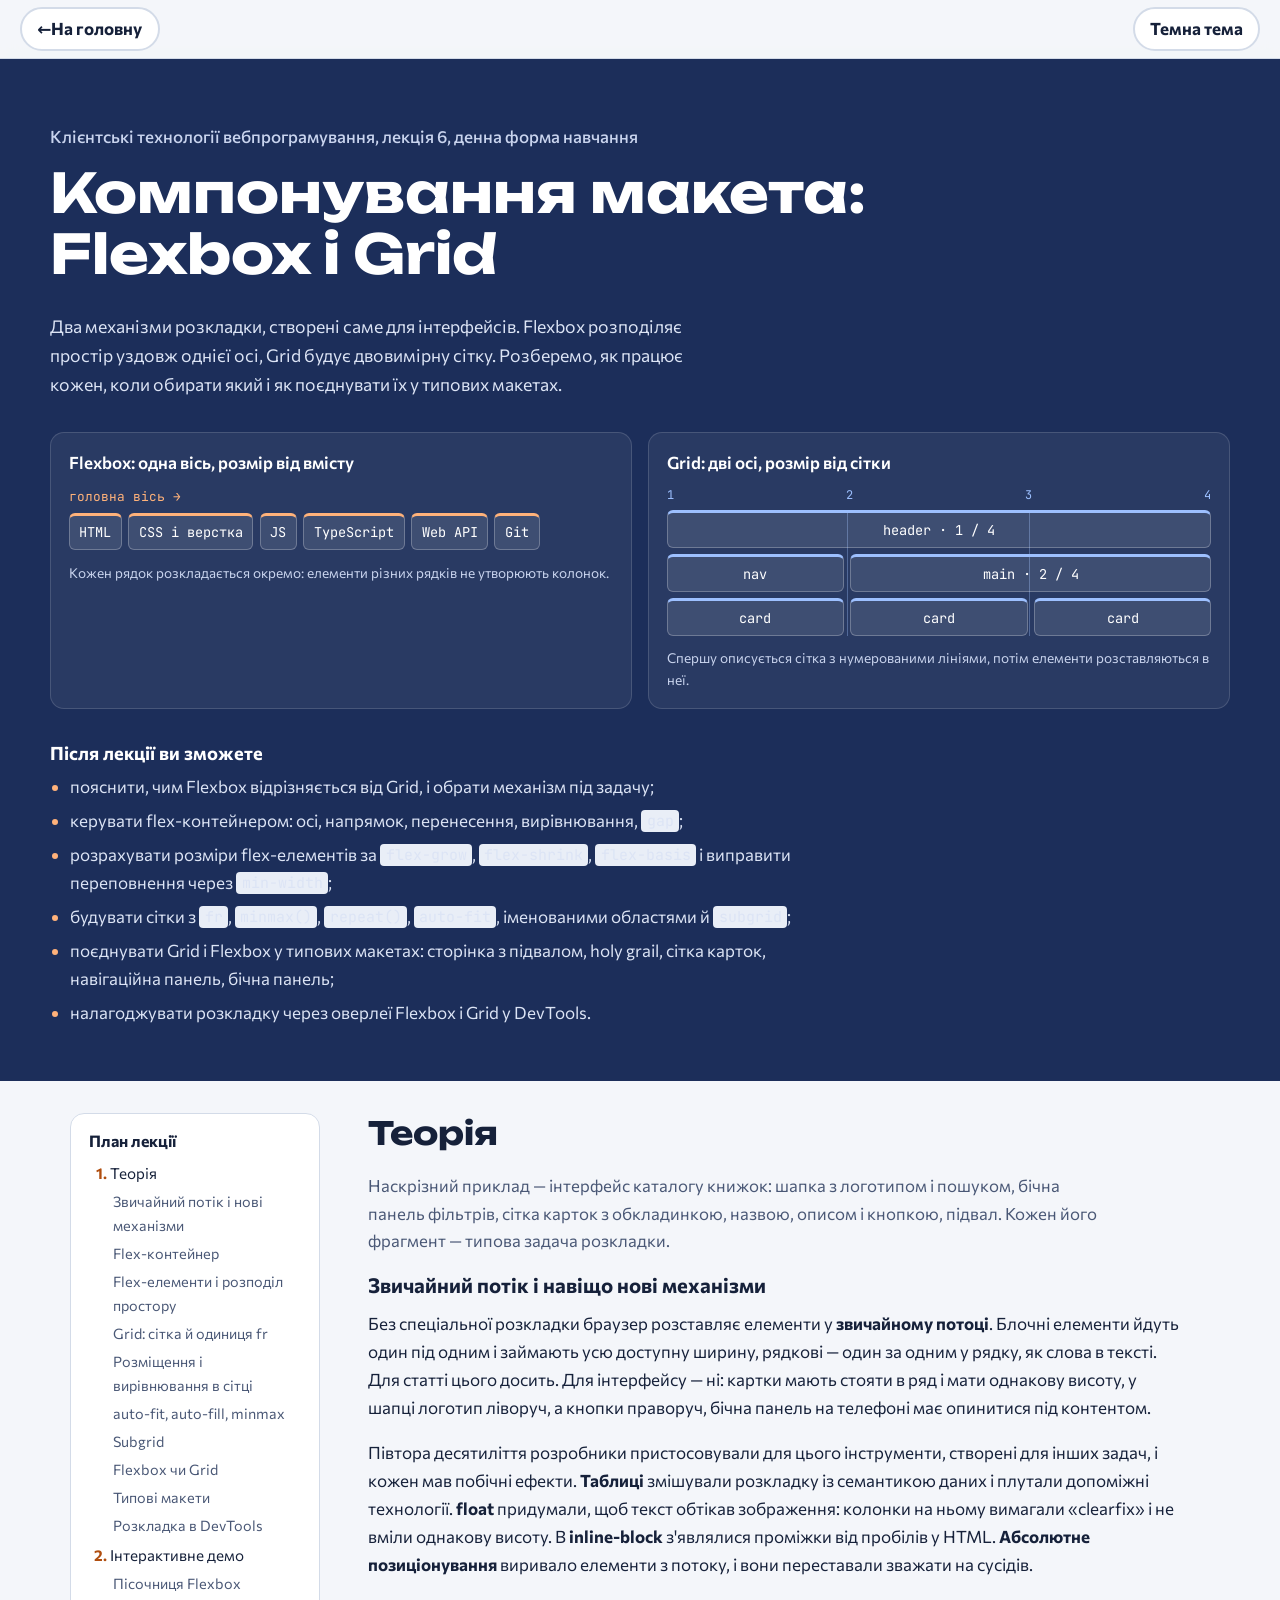
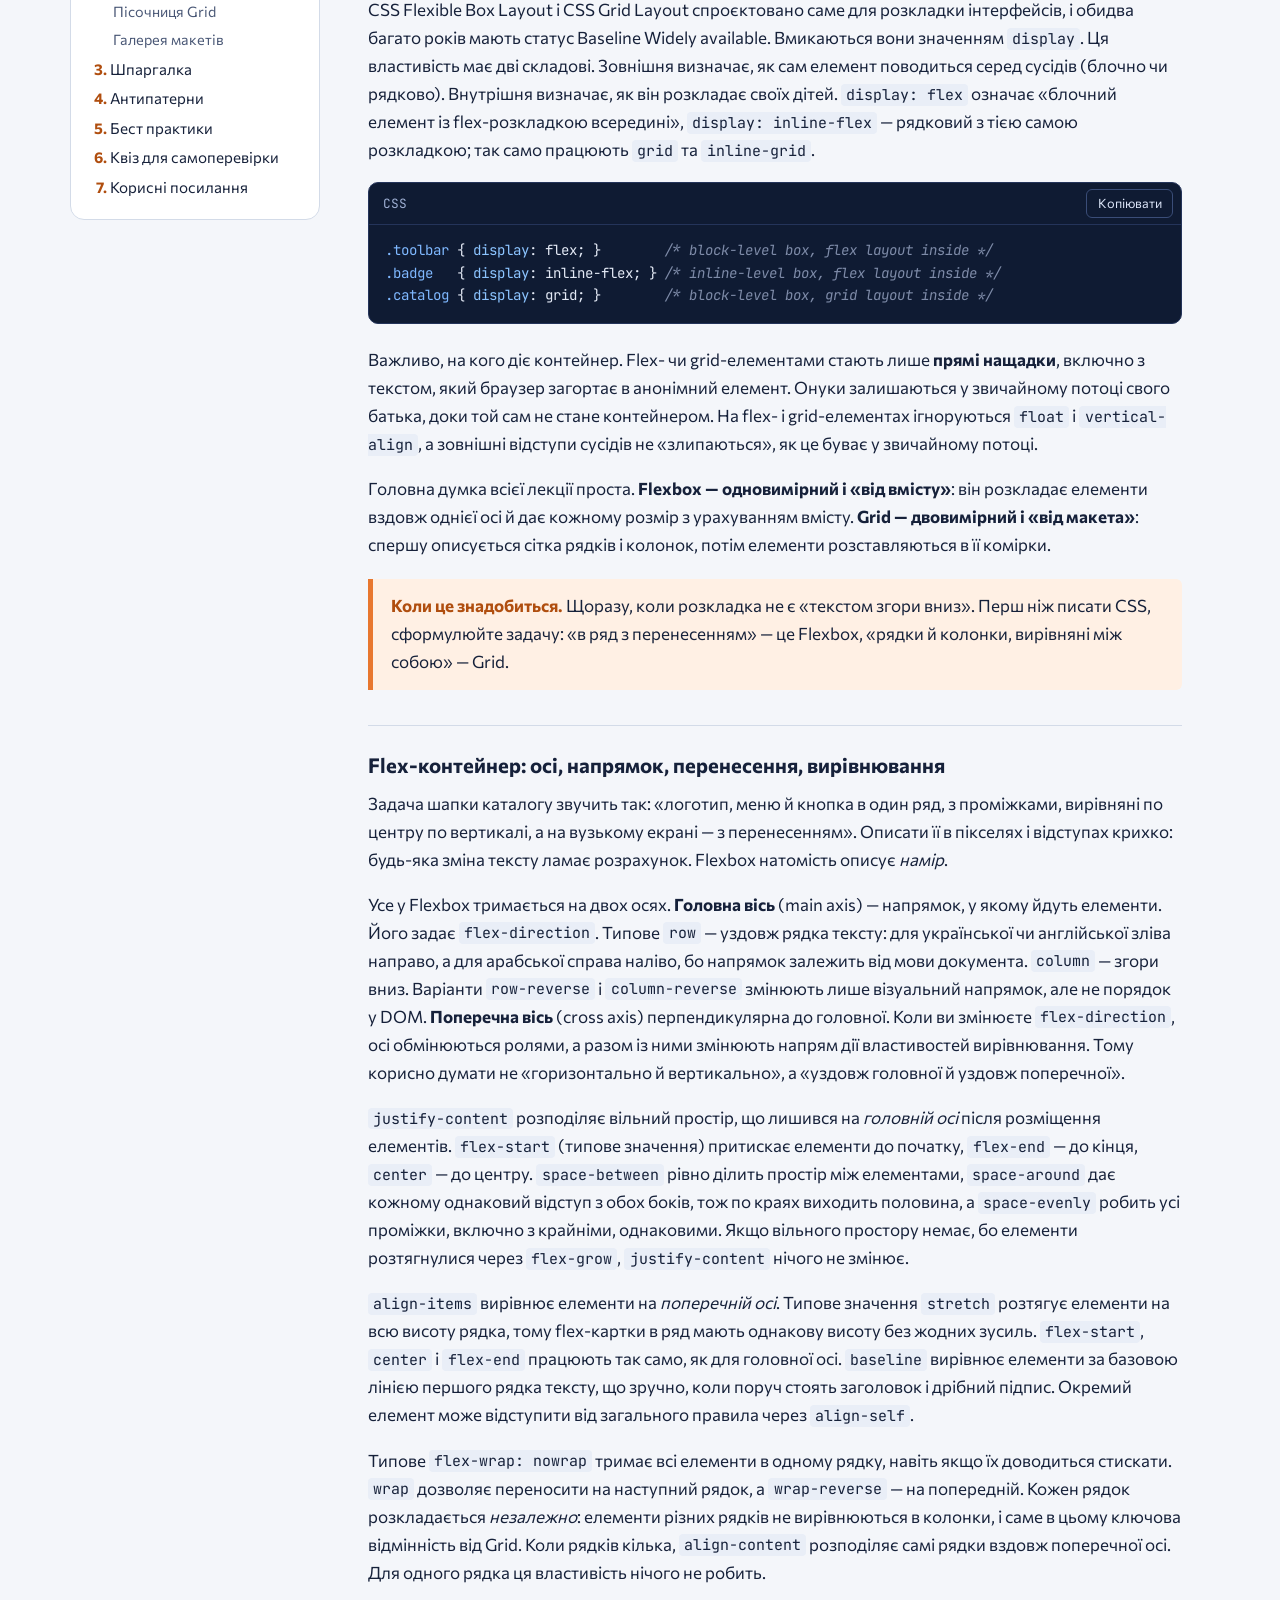
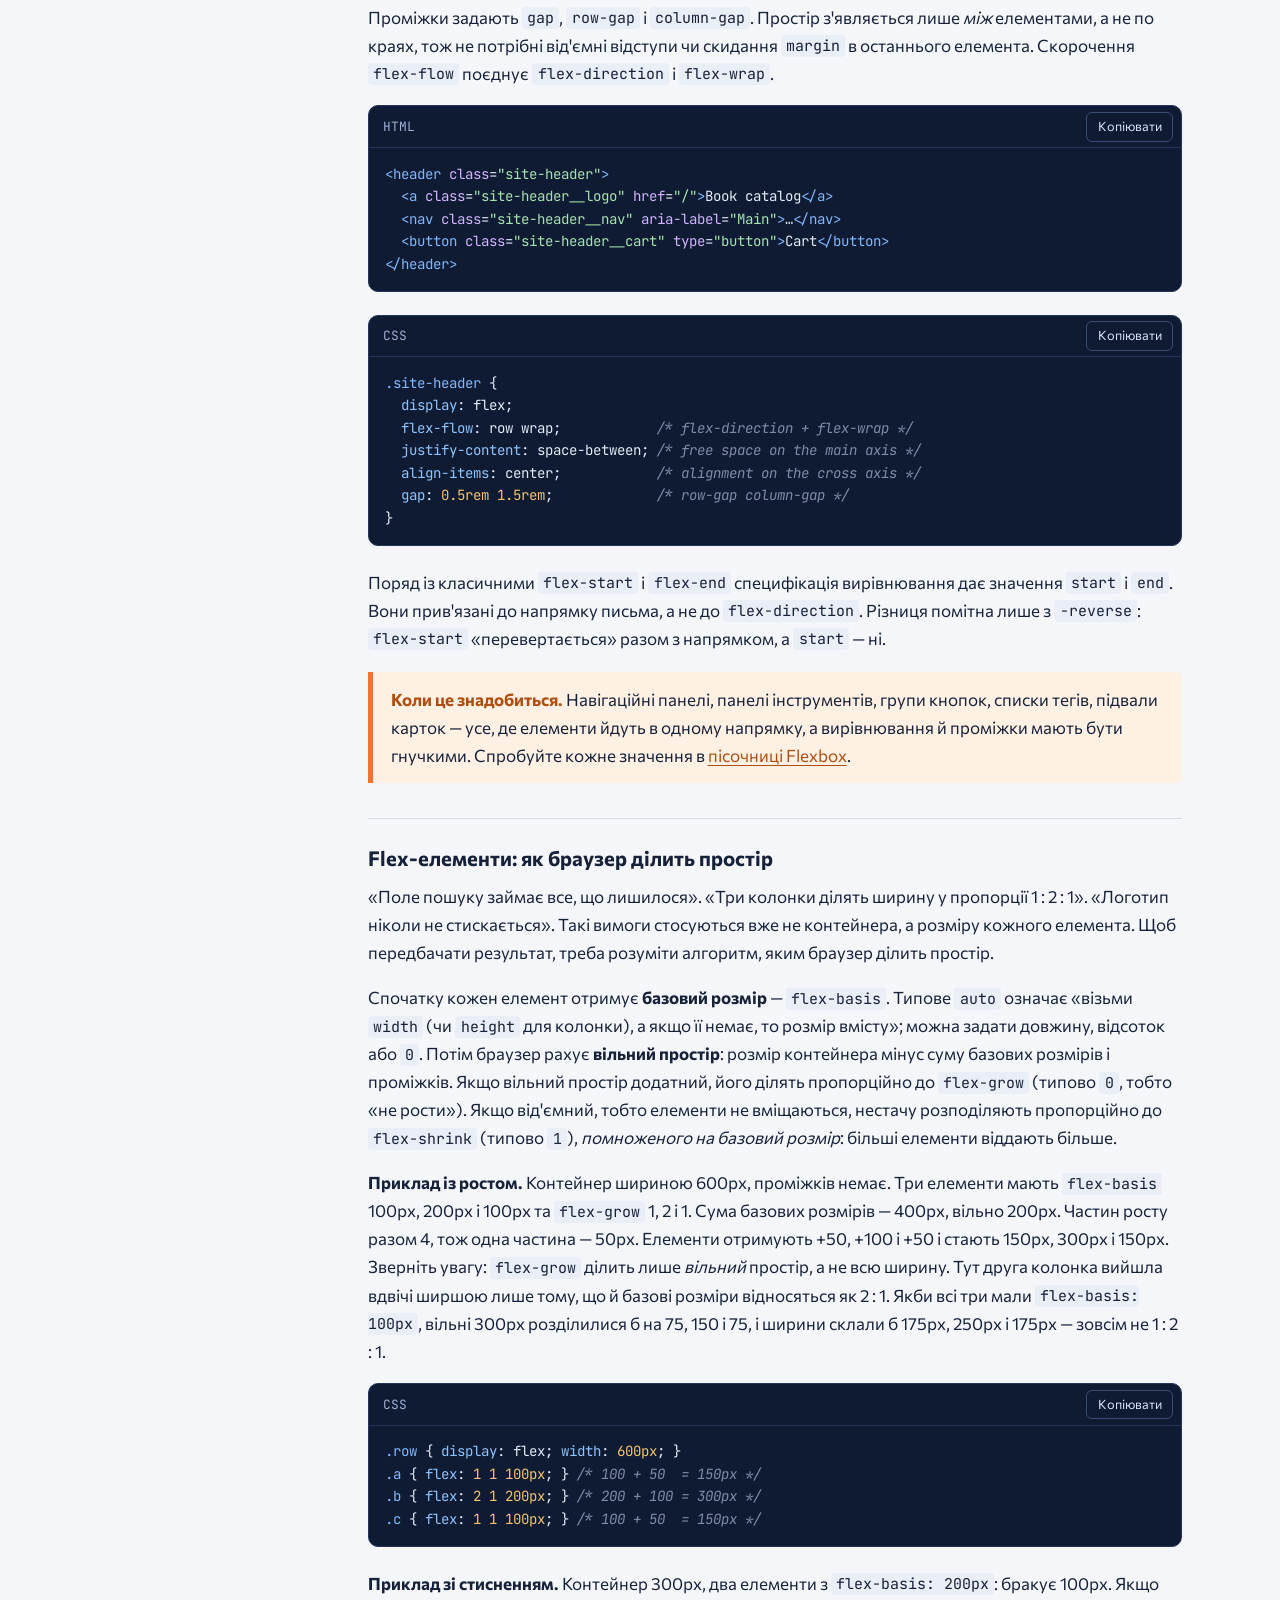
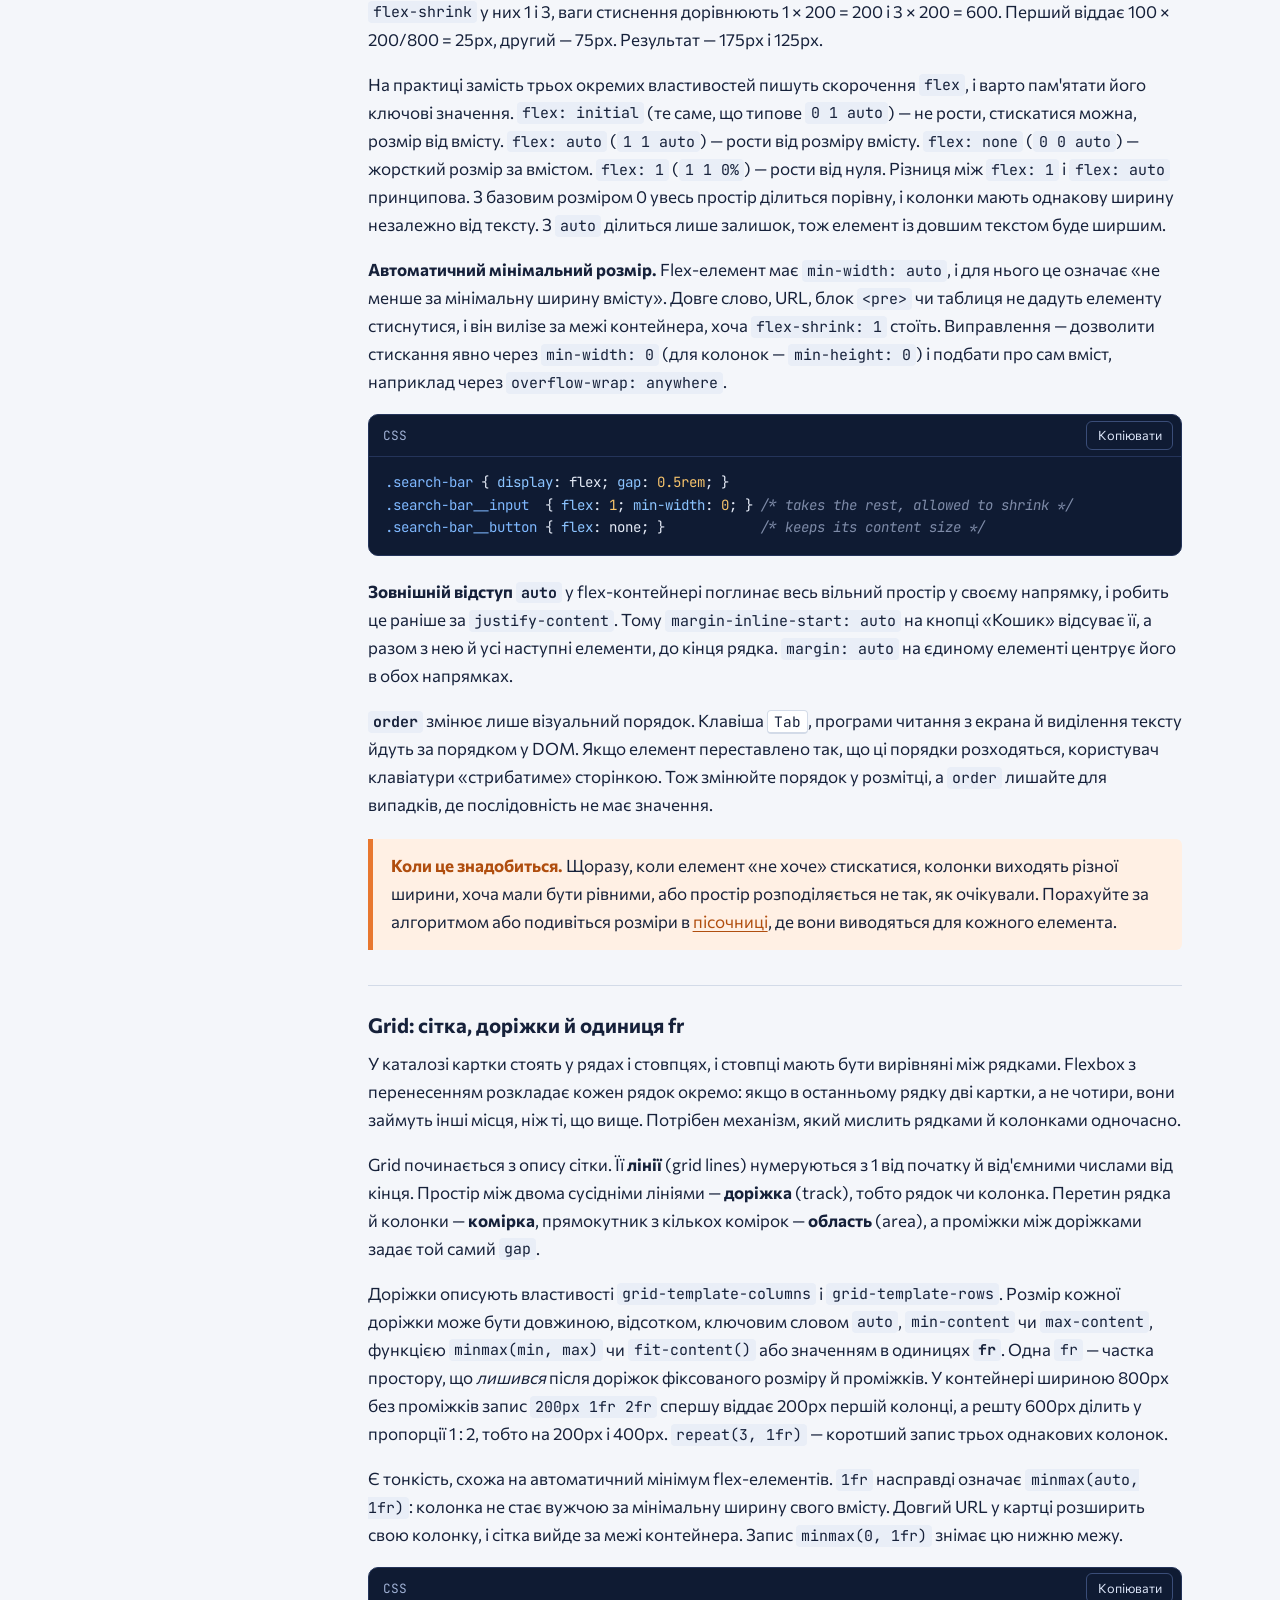
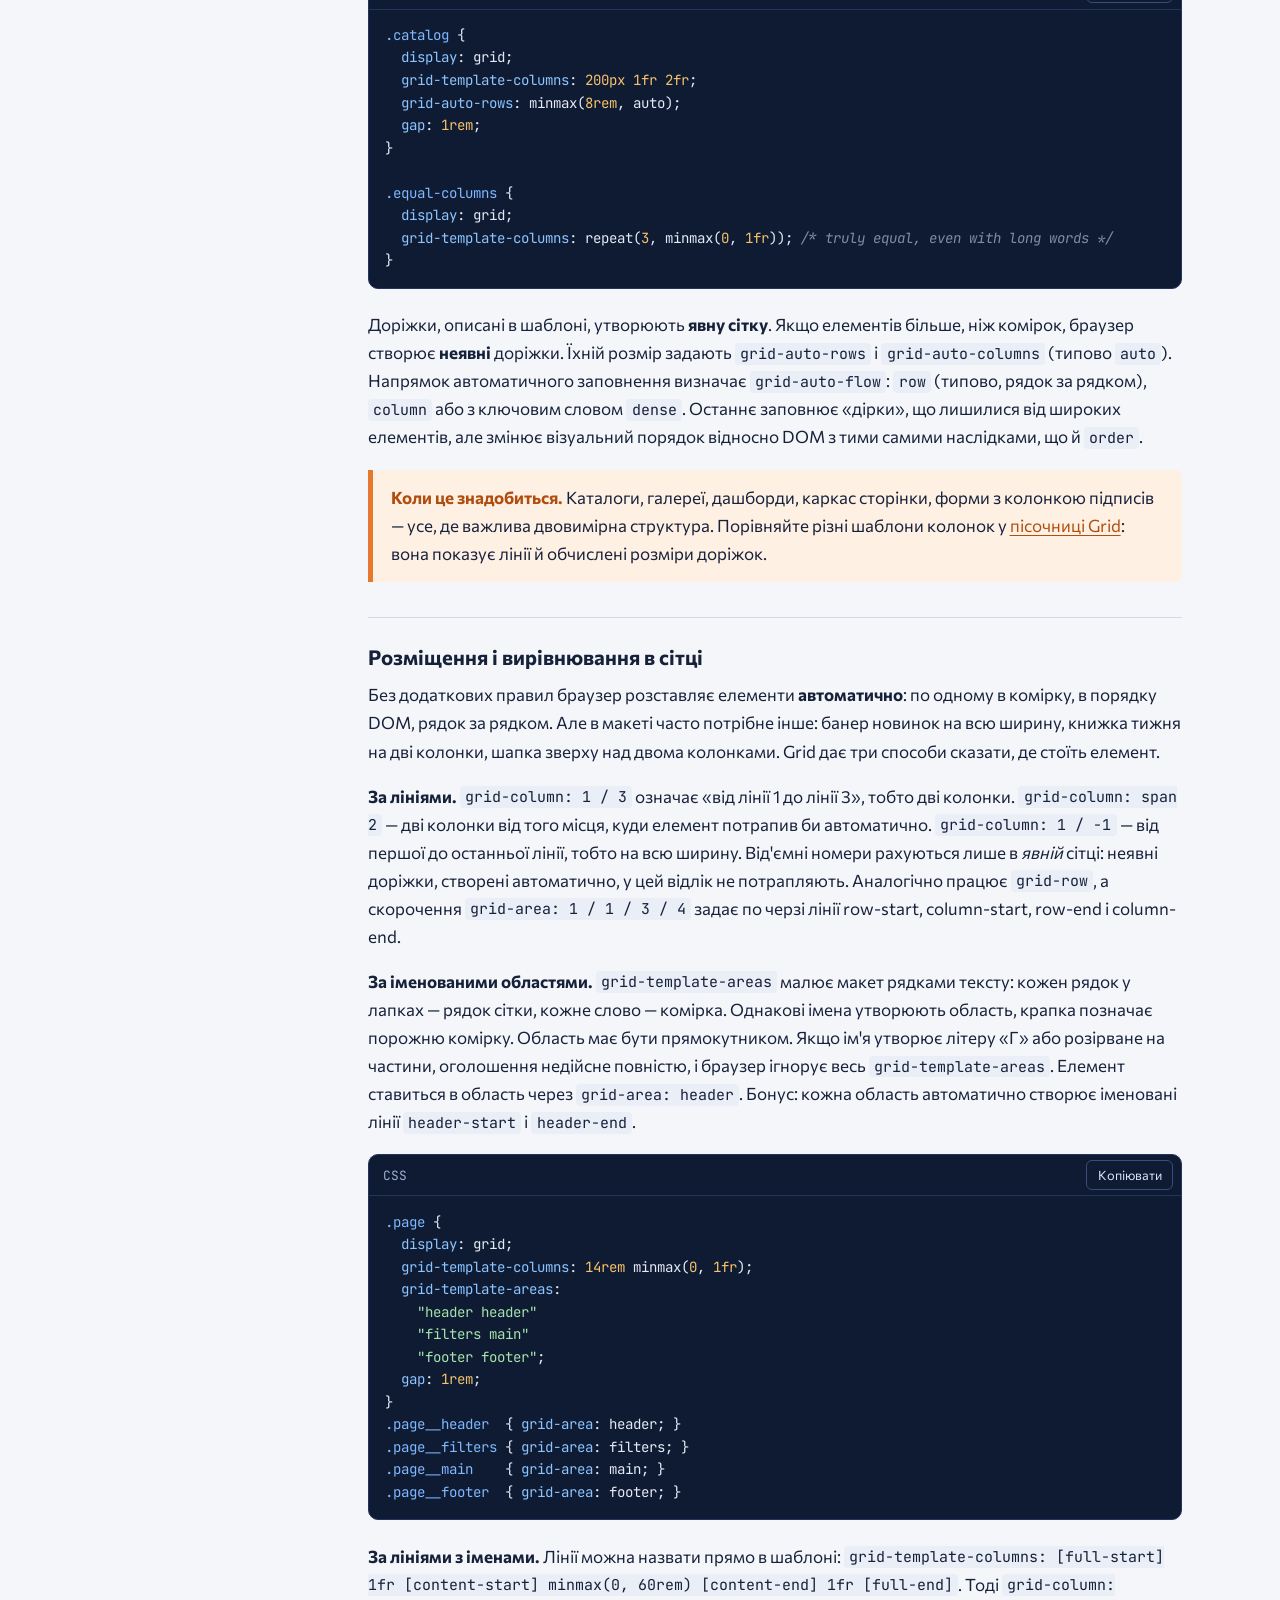
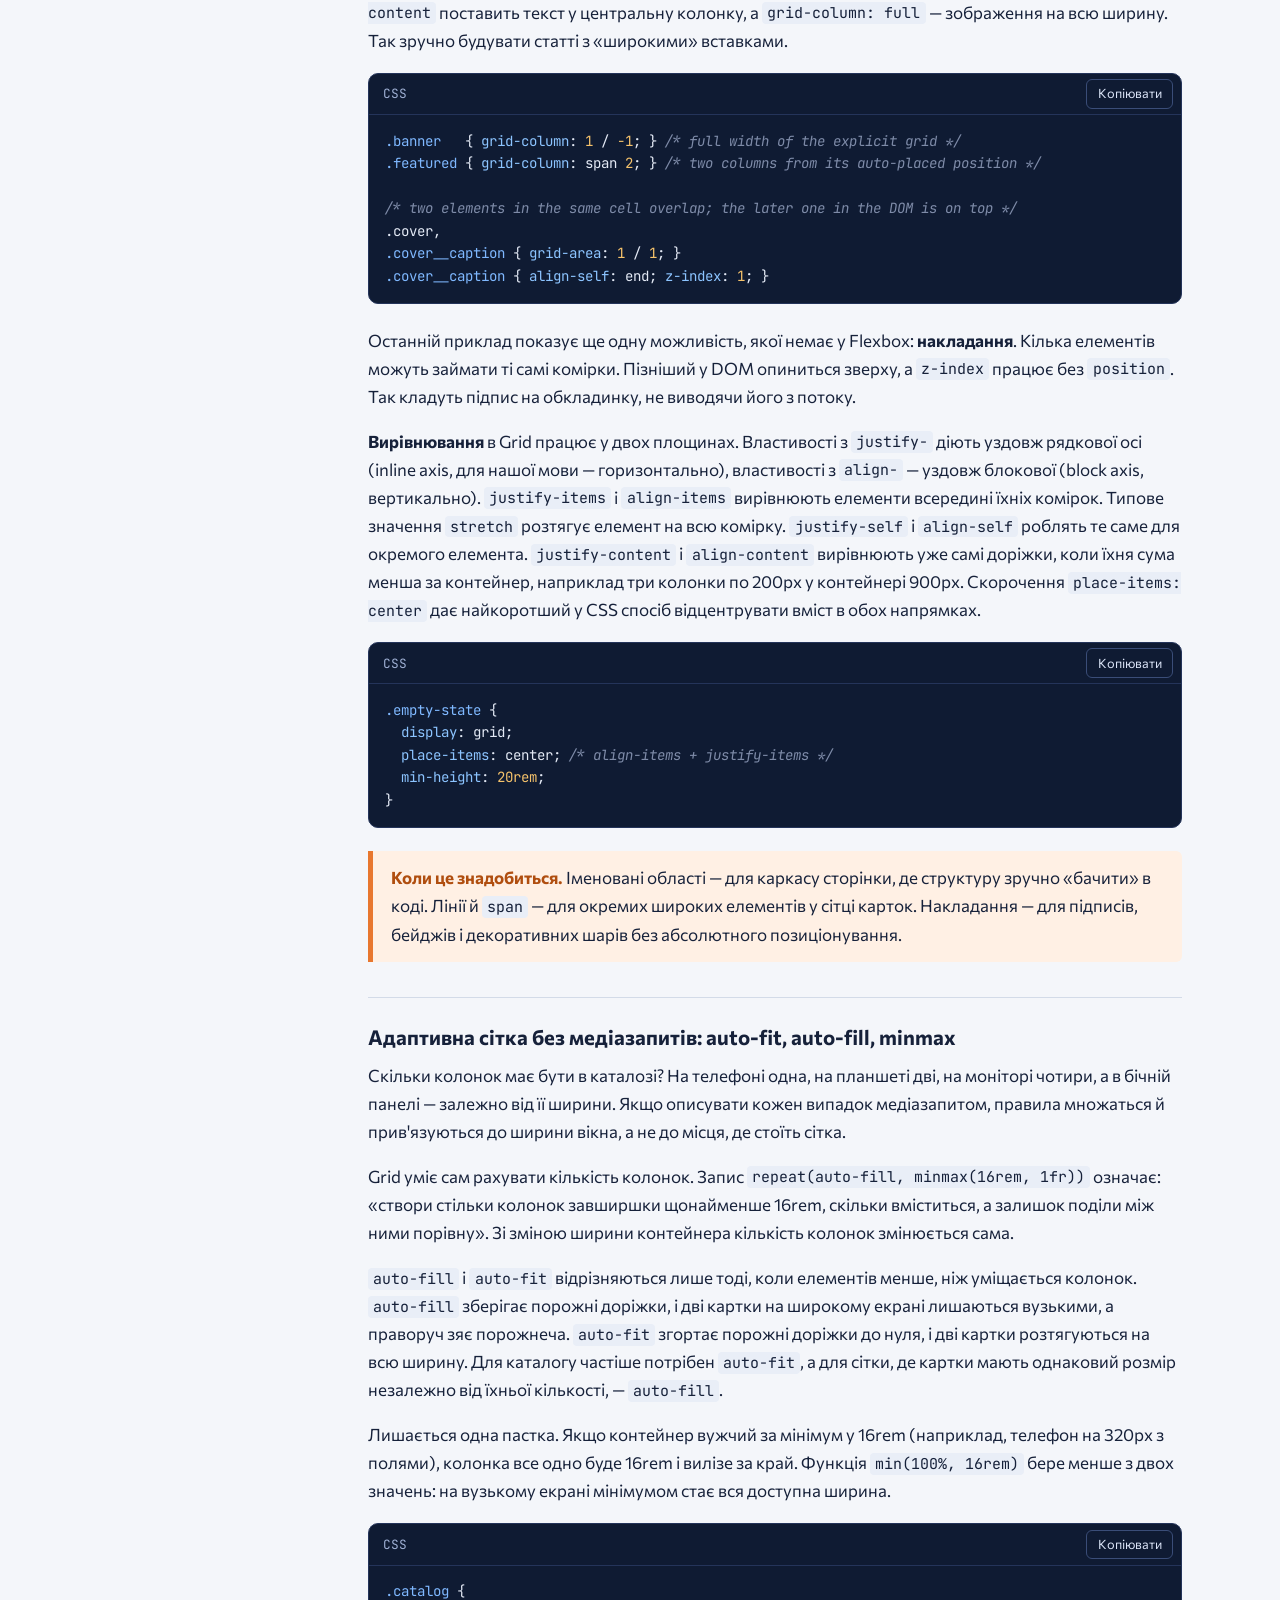
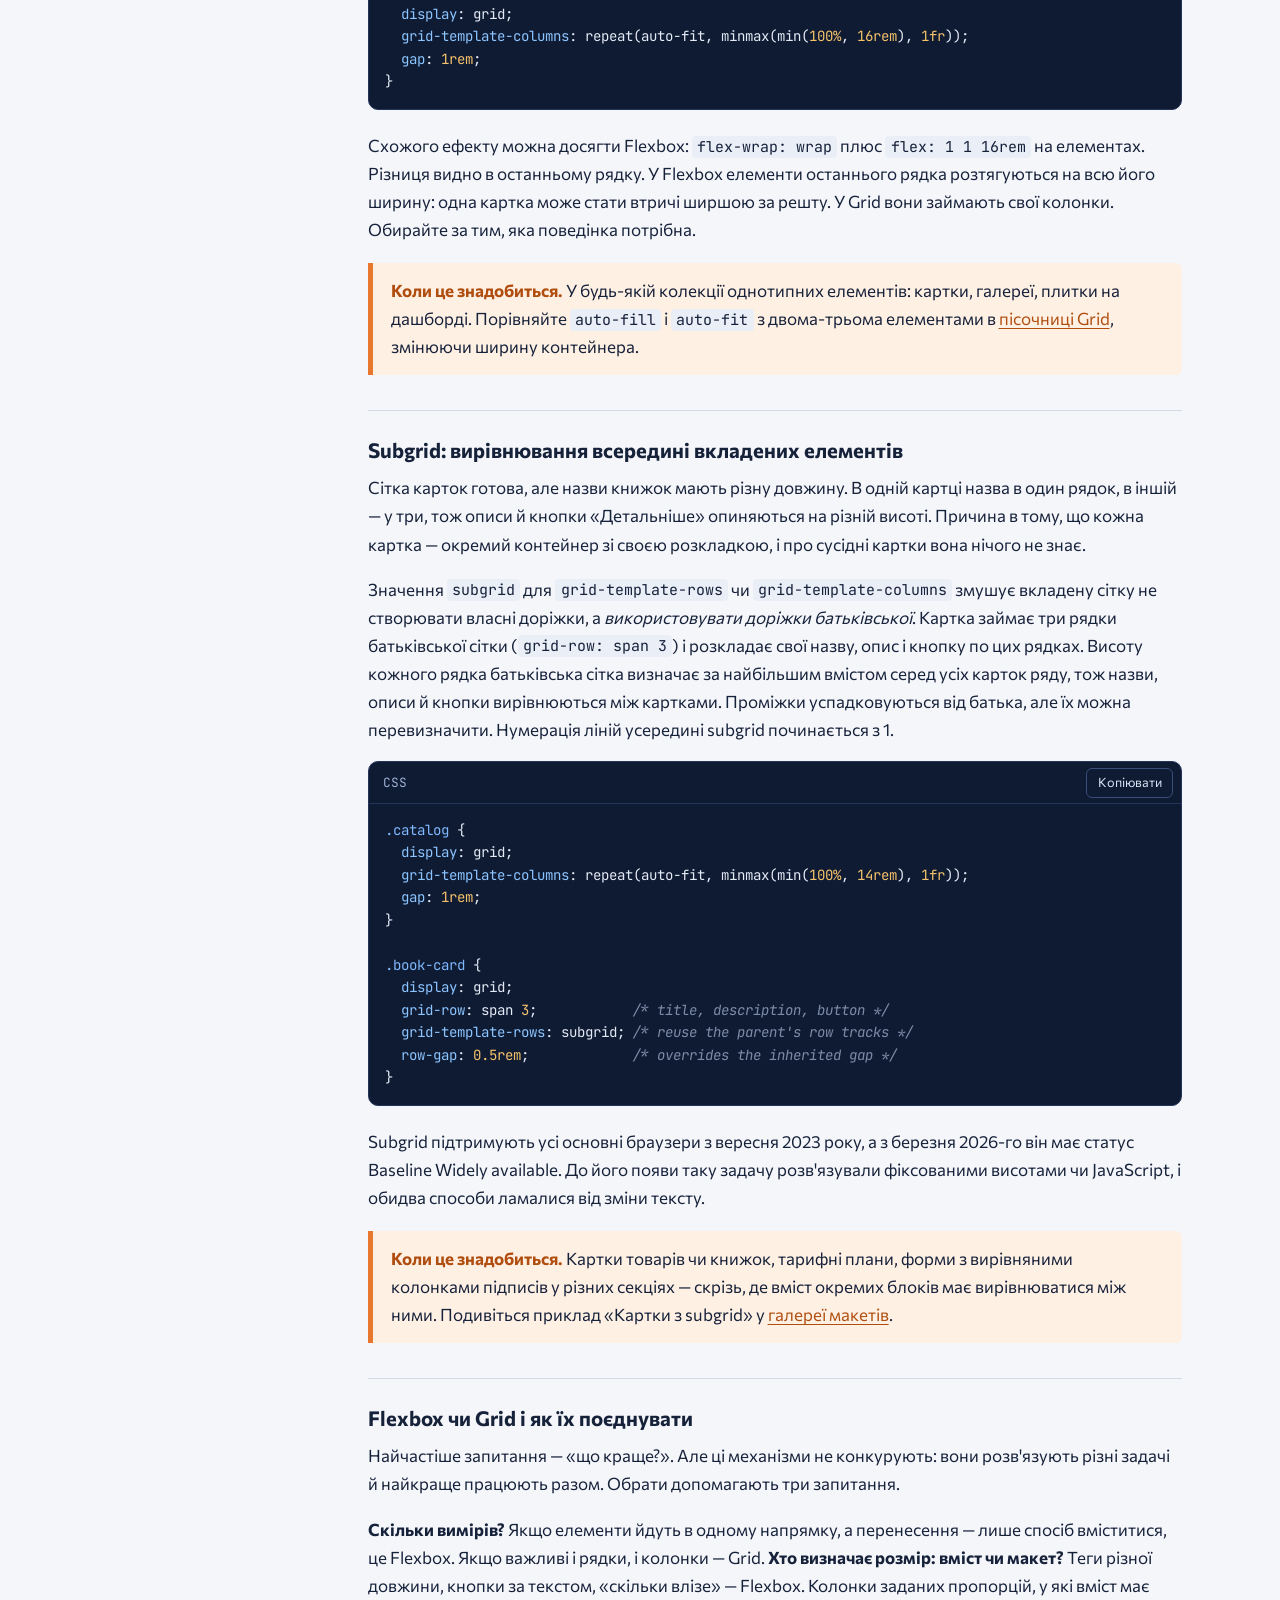
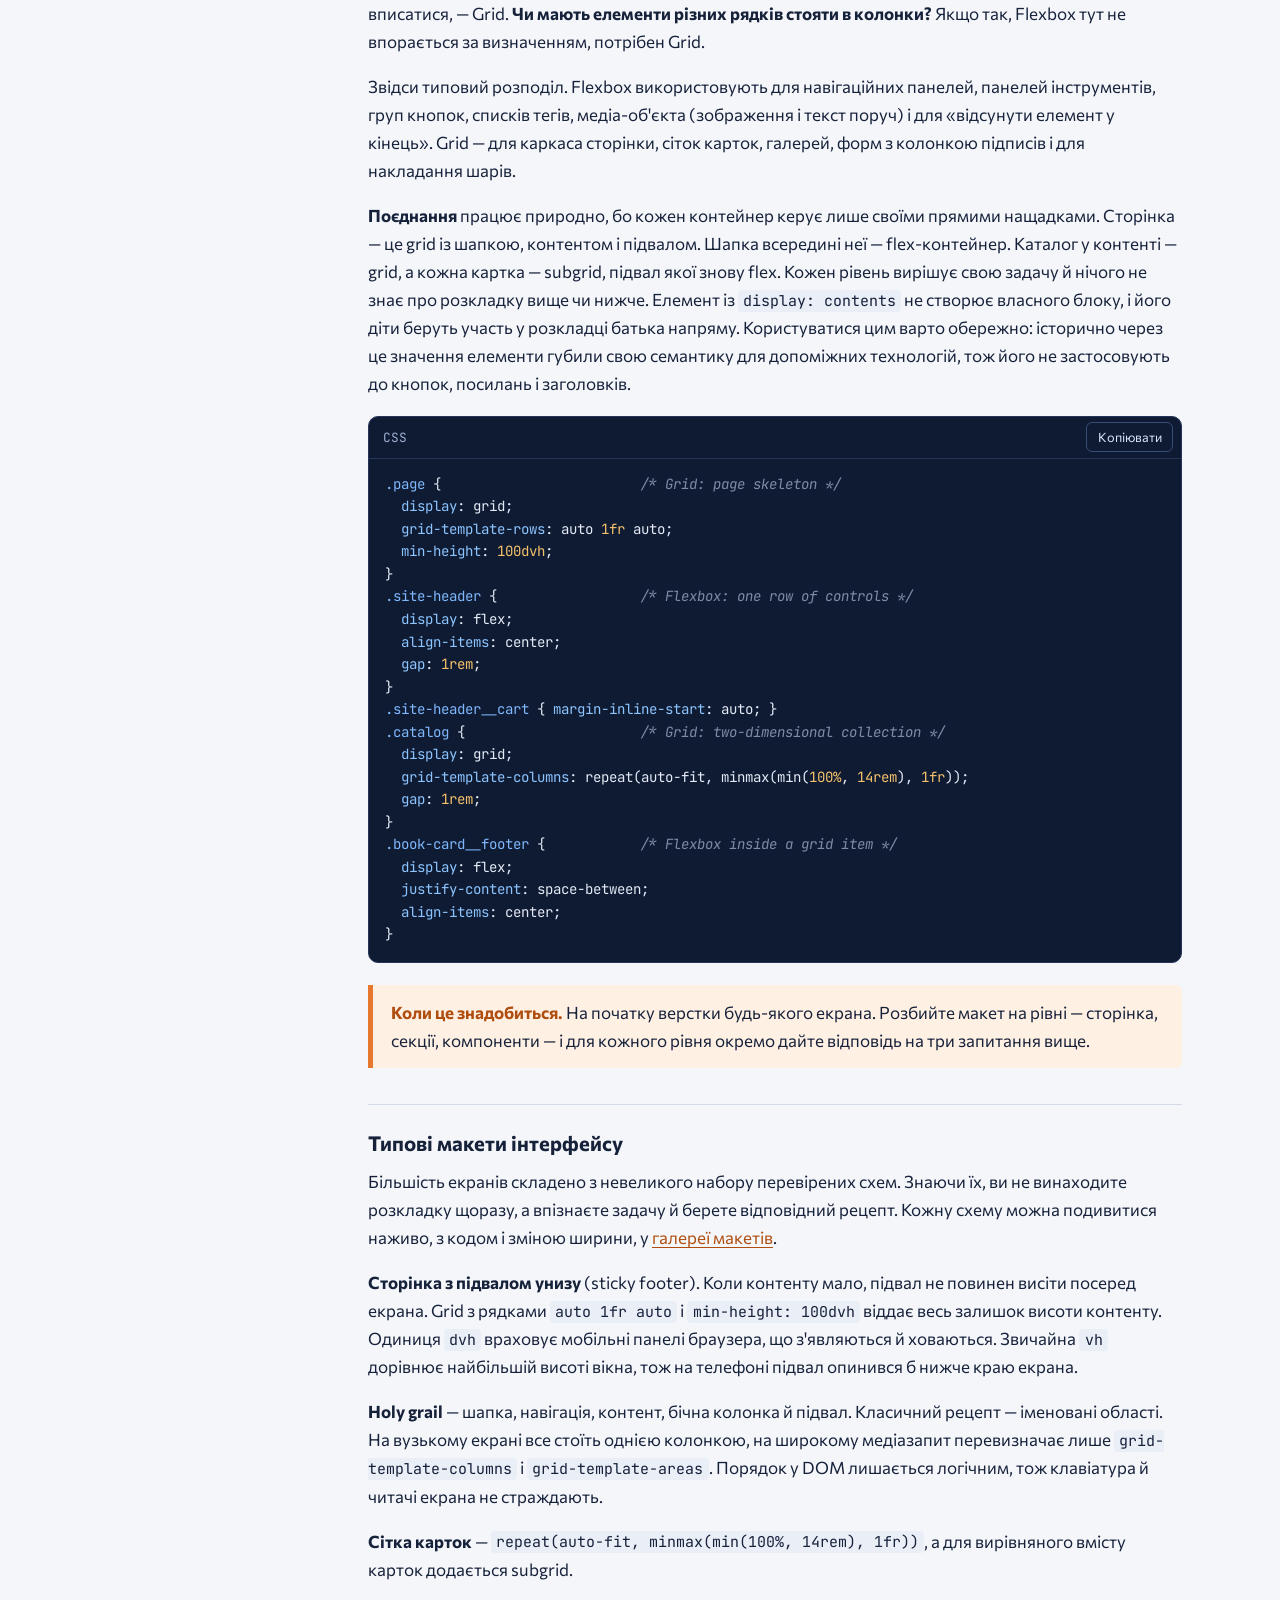
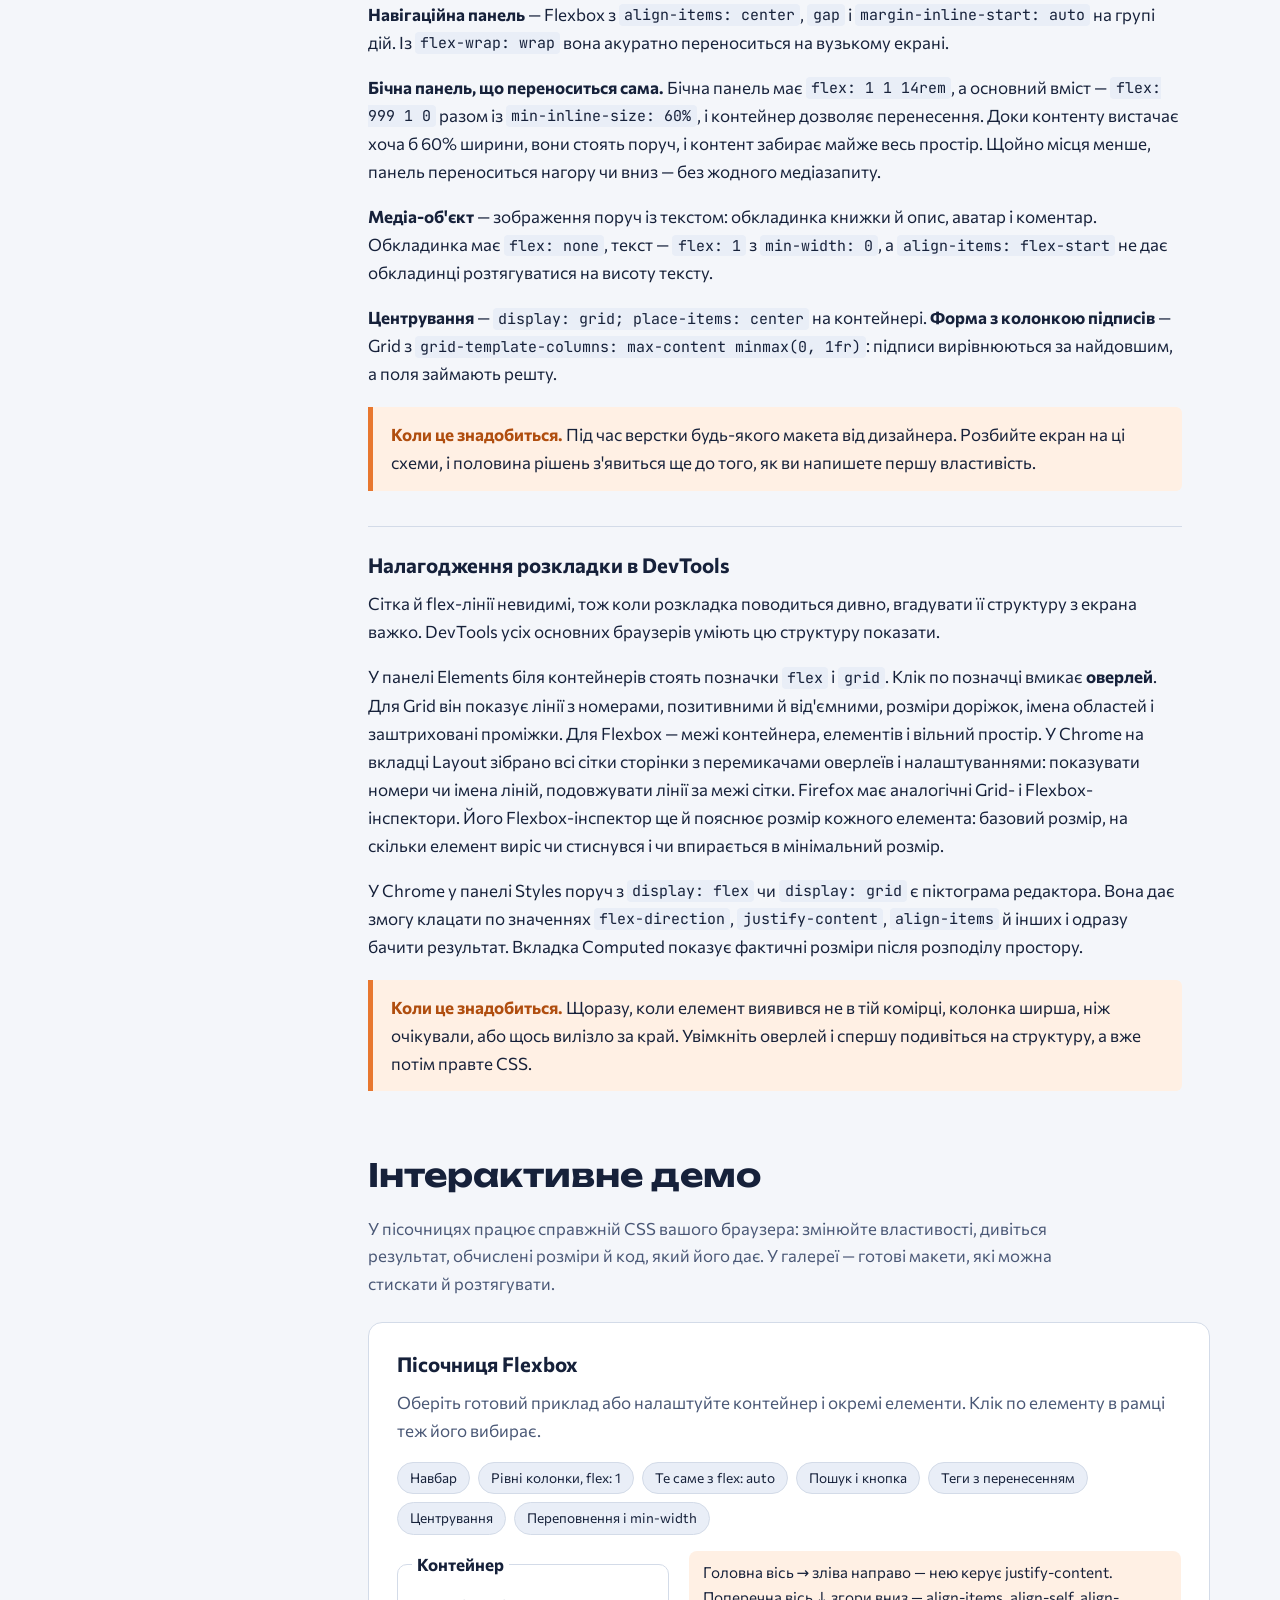
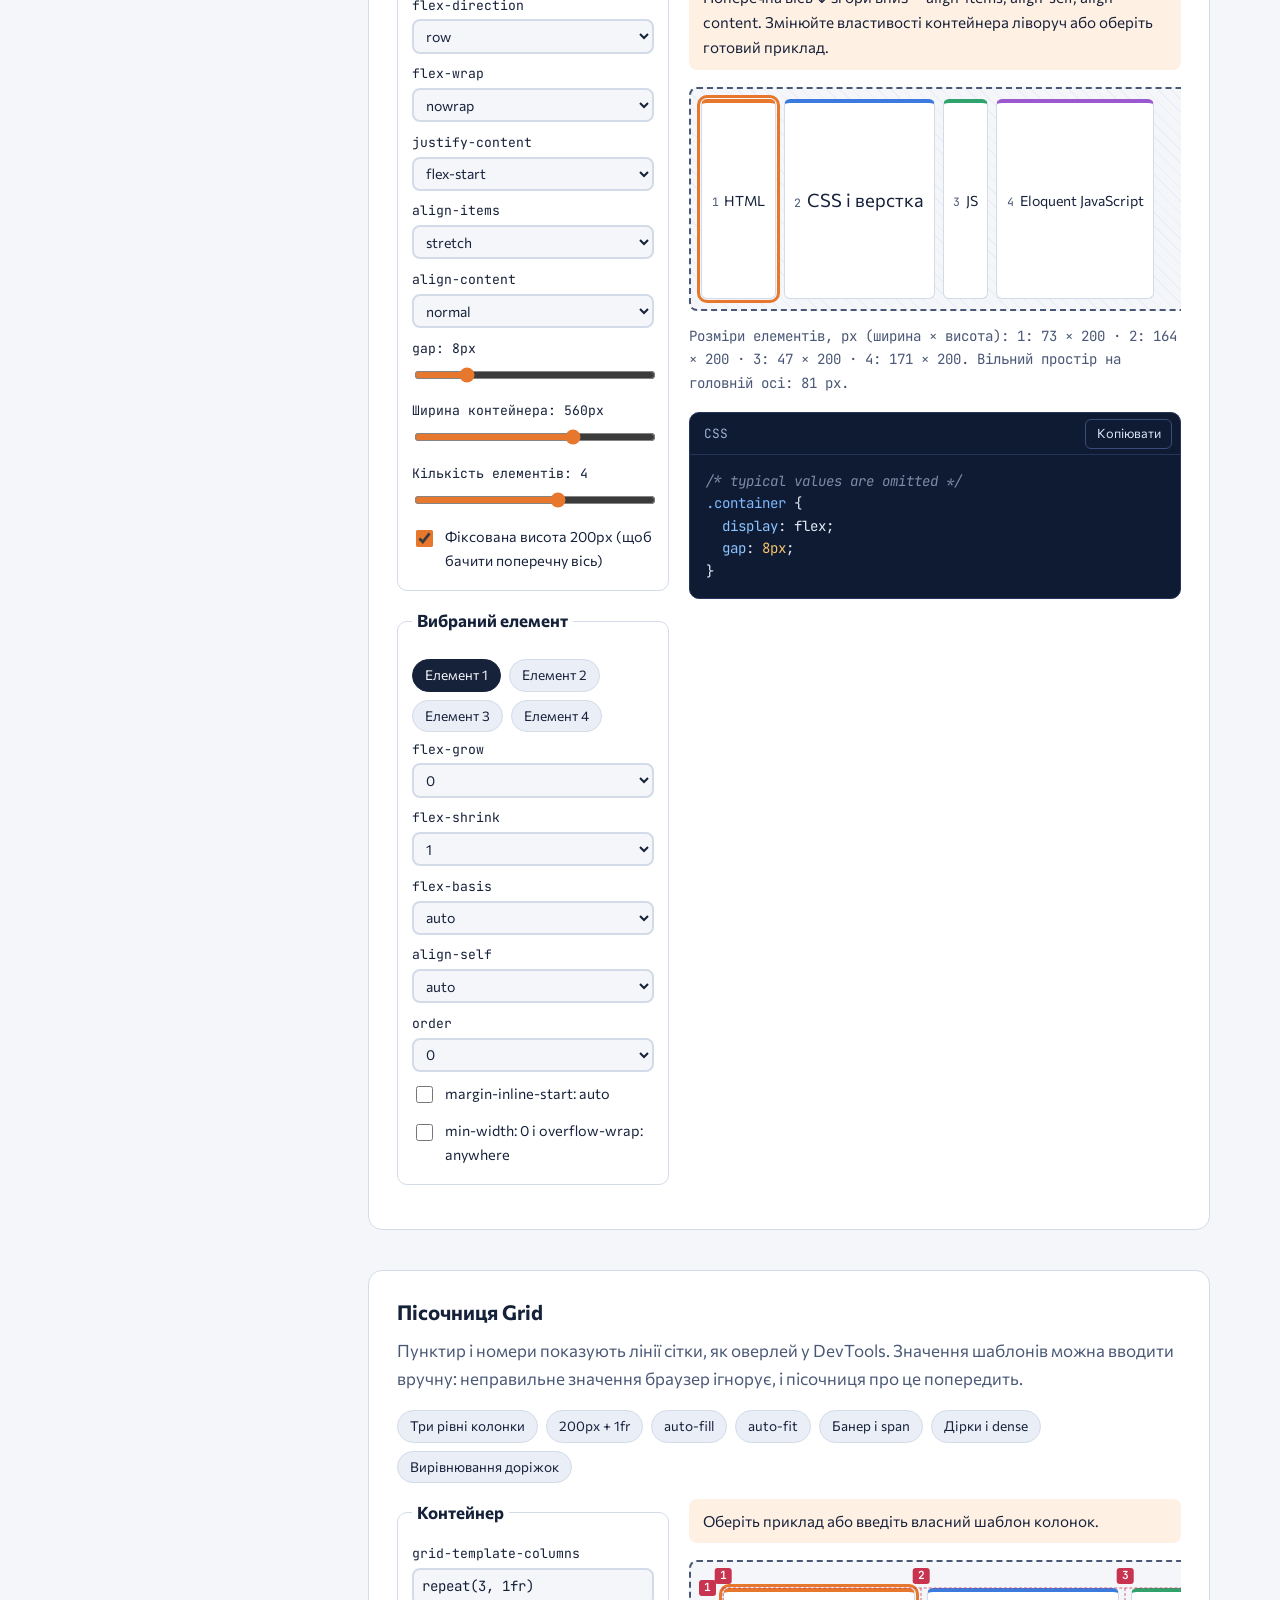
<file: topic-06/Лекція 6. Компонування макета_ Flexbox і Grid.html>
<!doctype html>
<html lang="uk">
<head>
<meta charset="utf-8">
<meta name="viewport" content="width=device-width, initial-scale=1, viewport-fit=cover">
<script>
try {
  var savedTheme = localStorage.getItem("ctw-theme");
  if (savedTheme === "dark" || savedTheme === "light") document.documentElement.setAttribute("data-theme", savedTheme);
} catch (error) {}
</script>
<title>Лекція 6. Компонування макета: Flexbox і Grid</title>
<meta name="description" content="Клієнтські технології вебпрограмування. Лекція 6: Flexbox і Grid — контейнери й елементи, розподіл простору, сітки, auto-fit, subgrid, поєднання методів, типові макети інтерфейсу.">
<link rel="preconnect" href="https://fonts.googleapis.com">
<link rel="preconnect" href="https://fonts.gstatic.com" crossorigin>
<link rel="stylesheet" href="https://fonts.googleapis.com/css2?family=Commissioner:wght@400;500;600;700&family=Unbounded:wght@500;700&family=JetBrains+Mono:wght@400;600&display=swap">
<link rel="stylesheet" href="../styles/course.css">
<style>
/* ---------- Tokens ---------- */
:root {
  --bg: #f4f6fa;
  --surface: #ffffff;
  --surface-2: #e9eef7;
  --ink: #16213a;
  --ink-soft: #4a5876;
  --line: #d3dbe8;
  --navy: #1c2e5a;
  --navy-ink: #ffffff;
  --accent: #e8772e;
  --accent-text: #b04e0f;
  --accent-soft: #fff0e4;
  --bad: #b42318;
  --bad-soft: #fdecea;
  --good: #1e7b4b;
  --good-soft: #e5f5ec;
  --focus: #e8772e;
  --code-bg: #0f1b33;
  --code-ink: #e3e9f5;
  --code-line: #24345a;
  --seg-protocol: #fde2cc;
  --seg-cred: #e2e8f0;
  --seg-host: #d6e4ff;
  --seg-port: #e9ddff;
  --seg-path: #d5f2e0;
  --seg-query: #fff1c2;
  --seg-hash: #ffd6de;
  --seg-protocol-line: #d9661c;
  --seg-cred-line: #64748b;
  --seg-host-line: #2f5fd0;
  --seg-port-line: #7a4fd6;
  --seg-path-line: #1e8a52;
  --seg-query-line: #b58a00;
  --seg-hash-line: #c8334f;
  --radius-lg: 14px;
  --radius-sm: 6px;
  --font-body: "Commissioner", "Segoe UI", system-ui, -apple-system, Roboto, "Helvetica Neue", Arial, sans-serif;
  --font-display: "Unbounded", "Commissioner", "Segoe UI", system-ui, sans-serif;
  --font-mono: "JetBrains Mono", ui-monospace, "Cascadia Code", Consolas, "Liberation Mono", monospace;
  color-scheme: light;
}
@media (prefers-color-scheme: dark) {
  :root:not([data-theme="light"]) {
    --bg: #0d1526;
    --surface: #141f36;
    --surface-2: #1b2842;
    --ink: #e7ecf5;
    --ink-soft: #a8b4cc;
    --line: #2b3a5c;
    --navy: #111d38;
    --navy-ink: #e7ecf5;
    --accent: #ff9a4d;
    --accent-text: #ffae6b;
    --accent-soft: #3a2616;
    --bad: #ff8a80;
    --bad-soft: #3a1c1f;
    --good: #6fd69b;
    --good-soft: #15332a;
    --focus: #ffae6b;
    --code-bg: #0a1224;
    --code-ink: #e3e9f5;
    --code-line: #22314f;
    --seg-protocol: #5a3212;
    --seg-cred: #334155;
    --seg-host: #1e3767;
    --seg-port: #3b2a66;
    --seg-path: #1b4a31;
    --seg-query: #574514;
    --seg-hash: #5e2230;
    --seg-protocol-line: #ff9a4d;
    --seg-cred-line: #94a3b8;
    --seg-host-line: #7fa8ff;
    --seg-port-line: #b89cff;
    --seg-path-line: #6fd69b;
    --seg-query-line: #f5c84b;
    --seg-hash-line: #ff7f98;
    color-scheme: dark;
  }
}
:root[data-theme="dark"] {
  --bg: #0d1526;
  --surface: #141f36;
  --surface-2: #1b2842;
  --ink: #e7ecf5;
  --ink-soft: #a8b4cc;
  --line: #2b3a5c;
  --navy: #111d38;
  --navy-ink: #e7ecf5;
  --accent: #ff9a4d;
  --accent-text: #ffae6b;
  --accent-soft: #3a2616;
  --bad: #ff8a80;
  --bad-soft: #3a1c1f;
  --good: #6fd69b;
  --good-soft: #15332a;
  --focus: #ffae6b;
  --code-bg: #0a1224;
  --code-ink: #e3e9f5;
  --code-line: #22314f;
  --seg-protocol: #5a3212;
  --seg-cred: #334155;
  --seg-host: #1e3767;
  --seg-port: #3b2a66;
  --seg-path: #1b4a31;
  --seg-query: #574514;
  --seg-hash: #5e2230;
  --seg-protocol-line: #ff9a4d;
  --seg-cred-line: #94a3b8;
  --seg-host-line: #7fa8ff;
  --seg-port-line: #b89cff;
  --seg-path-line: #6fd69b;
  --seg-query-line: #f5c84b;
  --seg-hash-line: #ff7f98;
  color-scheme: dark;
}

/* ---------- Base ---------- */
:root {
  box-sizing: border-box;
  padding-top: env(safe-area-inset-top, 0px);
  padding-bottom: env(safe-area-inset-bottom, 0px);
}
html { scroll-padding-top: calc(env(safe-area-inset-top, 0px) + 16px); scroll-behavior: smooth; }
*, *::before, *::after { box-sizing: inherit; }
body {
  margin: 0;
  background: var(--bg);
  color: var(--ink);
  font-family: var(--font-body);
  font-size: 1.0625rem;
  line-height: 1.65;
  -webkit-text-size-adjust: 100%;
}
img, svg { max-width: 100%; }
a { color: var(--accent-text); text-underline-offset: 3px; }
a:hover { text-decoration-thickness: 2px; }
:focus-visible { outline: 3px solid var(--focus); outline-offset: 2px; border-radius: 4px; }
code, kbd, pre { font-family: var(--font-mono); }
:not(pre) > code {
  font-size: 0.88em;
  background: var(--surface-2);
  padding: 0.1em 0.35em;
  border-radius: 4px;
  overflow-wrap: anywhere;
}
kbd {
  font-size: 0.85em;
  border: 1px solid var(--line);
  border-bottom-width: 2px;
  background: var(--surface);
  padding: 0.05em 0.4em;
  border-radius: 4px;
  white-space: nowrap;
}
h1, h2, h3, h4 { line-height: 1.25; margin: 0 0 0.6em; }
h2 {
  font-family: var(--font-display);
  font-weight: 700;
  font-size: clamp(1.45rem, 1.1rem + 1.4vw, 2rem);
  color: var(--ink);
}
h3 { font-size: 1.28rem; font-weight: 700; margin-top: 1.8em; }
h4 { font-size: 1.08rem; font-weight: 700; }
p { margin: 0 0 1em; }
.skip-link {
  position: absolute; left: 12px; top: -60px;
  background: var(--accent); color: #1a1a1a; padding: 8px 14px; border-radius: 6px; z-index: 10;
  font-weight: 600;
}
.skip-link:focus { top: calc(env(safe-area-inset-top, 0px) + 12px); }
button {
  font: inherit;
  cursor: pointer;
}
.btn {
  display: inline-flex; align-items: center; gap: 0.4em;
  border: 2px solid var(--ink);
  background: var(--ink);
  color: var(--bg);
  padding: 0.45em 1em;
  border-radius: 999px;
  font-weight: 600;
  font-size: 0.95rem;
  line-height: 1.3;
}
.btn-ghost { background: transparent; color: var(--ink); }
.btn:hover:not(:disabled) { background: var(--accent-text); border-color: var(--accent-text); color: var(--bg); }
.btn:disabled { opacity: 0.45; cursor: not-allowed; }

/* ---------- Hero ---------- */
.hero {
  background: var(--navy);
  color: #fff;
  padding: clamp(2rem, 5vw, 4rem) 1.25rem clamp(2rem, 4vw, 3rem);
}
:root[data-theme="dark"] .hero { color: var(--navy-ink); }
.hero-inner { max-width: 1180px; margin: 0 auto; }
.hero-course { margin: 0 0 0.75rem; color: #c9d4ee; font-weight: 500; }
.hero h1 {
  font-family: var(--font-display);
  font-weight: 700;
  font-size: clamp(1.9rem, 1.2rem + 3.2vw, 3.4rem);
  line-height: 1.12;
  max-width: 20ch;
  margin-bottom: 0.5em;
}
.hero-lead { max-width: 60ch; color: #dce4f5; font-size: 1.1rem; }
.hero-url {
  margin: 2rem 0 0;
  padding: 1.25rem 1.25rem 1rem;
  background: rgba(255,255,255,0.06);
  border: 1px solid rgba(255,255,255,0.14);
  border-radius: var(--radius-lg);
  overflow-x: auto;
}
.hero-url figcaption { font-size: 0.92rem; color: #c9d4ee; margin-top: 0.75rem; }
.anatomy { display: flex; flex-wrap: wrap; align-items: flex-start; gap: 0; font-family: var(--font-mono); }
.anatomy-part { display: inline-flex; flex-direction: column; align-items: flex-start; }
.anatomy-part > span:first-child {
  font-size: clamp(1rem, 0.7rem + 1.5vw, 1.6rem);
  padding: 0.1em 0.12em;
  border-bottom: 3px solid currentColor;
  white-space: nowrap;
}
.anatomy-part > small {
  font-family: var(--font-body);
  font-size: 0.78rem;
  margin-top: 0.35rem;
  color: #c9d4ee;
  padding-left: 0.12em;
}
.anatomy .sep > span:first-child { border-bottom-color: transparent; color: #8fa0c6; }
.a-protocol { color: #ffb27a; }
.a-host { color: #9dc0ff; }
.a-port { color: #cdb6ff; }
.a-path { color: #8fe3b3; }
.a-query { color: #ffd66b; }
.a-hash { color: #ff9fb1; }
.hero-outcomes { margin-top: 2rem; max-width: 70ch; }
.hero-outcomes h2 { font-size: 1.15rem; color: #fff; margin-bottom: 0.5em; font-family: var(--font-body); }
.hero-outcomes ul { margin: 0; padding-left: 1.2em; color: #dce4f5; }
.hero-outcomes li { margin-bottom: 0.35em; }
.hero-outcomes li::marker { color: #ffb27a; }

/* ---------- Layout ---------- */
.layout {
  max-width: 1180px;
  margin: 0 auto;
  padding: 2rem 1.25rem 4rem;
  display: grid;
  grid-template-columns: minmax(0, 1fr);
  gap: 2rem;
}
@media (min-width: 1080px) {
  .layout { grid-template-columns: 250px minmax(0, 1fr); gap: 3rem; }
  .toc { position: sticky; top: calc(env(safe-area-inset-top, 0px) + 1.25rem); align-self: start; max-height: calc(100vh - 2.5rem); overflow-y: auto; }
}
.toc {
  background: var(--surface);
  border: 1px solid var(--line);
  border-radius: var(--radius-lg);
  padding: 1.1rem 1.1rem 0.9rem;
}
.toc h2 { font-family: var(--font-body); font-size: 1rem; margin-bottom: 0.6rem; }
.toc ol { margin: 0; padding-left: 1.4em; font-size: 0.95rem; }
.toc li { margin-bottom: 0.3em; }
.toc li::marker { color: var(--accent-text); font-weight: 700; }
.toc a { color: var(--ink); text-decoration: none; }
.toc a:hover { color: var(--accent-text); text-decoration: underline; }
.toc ol ol { margin-top: 0.3em; list-style: none; padding-left: 0.2em; font-size: 0.9rem; }
.toc ol ol a { color: var(--ink-soft); }
main { min-width: 0; }
main > section { margin-bottom: 4rem; }
.prose { max-width: 74ch; }
.section-lead { color: var(--ink-soft); font-size: 1.05rem; max-width: 68ch; }
.concept { border-top: 1px solid var(--line); padding-top: 1.6rem; margin-top: 2.2rem; }
.concept:first-of-type { border-top: 0; padding-top: 0; margin-top: 1rem; }
.concept > h3 { margin-top: 0; }
.callout {
  border-left: 5px solid var(--accent);
  background: var(--accent-soft);
  border-radius: 0 var(--radius-sm) var(--radius-sm) 0;
  padding: 0.85rem 1.1rem;
  margin: 1.2rem 0;
  max-width: 74ch;
}
.callout p:last-child { margin-bottom: 0; }
.callout strong:first-child { color: var(--accent-text); }
.callout-navy { border-left-color: var(--navy); background: var(--surface-2); }
:root .callout-navy { border-left-color: var(--ink-soft); }
.callout-navy strong:first-child { color: var(--ink); }

/* ---------- Code blocks ---------- */
.code-wrap {
  position: relative;
  margin: 1.1rem 0 1.4rem;
  background: var(--code-bg);
  border-radius: 10px;
  border: 1px solid var(--code-line);
  max-width: 100%;
}
.code-bar {
  display: flex; justify-content: space-between; align-items: center;
  padding: 0.35rem 0.5rem 0.35rem 0.9rem;
  border-bottom: 1px solid var(--code-line);
  color: #9fb0d4;
  font-size: 0.8rem;
  font-family: var(--font-mono);
}
.copy-btn {
  background: transparent;
  color: #dbe4f7;
  border: 1px solid #3a4d78;
  border-radius: 6px;
  padding: 0.2rem 0.65rem;
  font-size: 0.8rem;
  font-family: var(--font-body);
}
.copy-btn:hover { background: #22345d; }
pre.code {
  margin: 0;
  padding: 0.9rem 1rem 1rem;
  overflow-x: auto;
  color: var(--code-ink);
  font-size: 0.88rem;
  line-height: 1.6;
  tab-size: 2;
}
pre.code code { font-family: inherit; background: none; padding: 0; }
.tok-comment { color: #7e8ba8; font-style: italic; }
.tok-string { color: #a5e3ad; }
.tok-keyword { color: #ffa45c; }
.tok-number { color: #f5c26b; }
.tok-fn { color: #8cc4ff; }
.tok-tag { color: #7fb8ff; }
.tok-attr { color: #d3b2ff; }
.tok-prop { color: #8cc4ff; }
.tok-flag { color: #d3b2ff; }
.tok-at { color: #ffa45c; }

/* ---------- Demo ---------- */
.demo {
  background: var(--surface);
  border: 1px solid var(--line);
  border-radius: var(--radius-lg);
  padding: clamp(1rem, 3vw, 1.75rem);
  margin: 1.5rem 0 2.5rem;
}
.demo h3 { margin-top: 0; }
.field-label { display: block; font-weight: 600; margin-bottom: 0.35rem; }
.url-row { display: flex; gap: 0.6rem; flex-wrap: wrap; }
.url-row input {
  flex: 1 1 260px;
  min-width: 0;
  font-family: var(--font-mono);
  font-size: 0.95rem;
  padding: 0.6rem 0.75rem;
  border: 2px solid var(--line);
  border-radius: 8px;
  background: var(--bg);
  color: var(--ink);
}
.url-row input:focus-visible { outline: 3px solid var(--focus); outline-offset: 1px; border-color: var(--accent); }
.presets { display: flex; flex-wrap: wrap; gap: 0.5rem; margin: 0.9rem 0 0.2rem; align-items: center; }
.presets span { font-size: 0.9rem; color: var(--ink-soft); margin-right: 0.2rem; }
.chip {
  border: 1px solid var(--line);
  background: var(--surface-2);
  color: var(--ink);
  border-radius: 999px;
  padding: 0.25rem 0.75rem;
  font-size: 0.85rem;
}
.chip:hover { border-color: var(--accent); }
.url-line {
  font-family: var(--font-mono);
  font-size: clamp(0.95rem, 0.8rem + 0.6vw, 1.2rem);
  line-height: 2.1;
  margin: 1.25rem 0 1rem;
  padding: 0.6rem 0.8rem;
  background: var(--bg);
  border-radius: 8px;
  overflow-wrap: anywhere;
  word-break: break-all;
}
.seg { padding: 0.12em 0.1em; border-bottom: 3px solid; border-radius: 3px 3px 0 0; }
.seg-protocol { background: var(--seg-protocol); border-color: var(--seg-protocol-line); }
.seg-cred { background: var(--seg-cred); border-color: var(--seg-cred-line); }
.seg-host { background: var(--seg-host); border-color: var(--seg-host-line); }
.seg-port { background: var(--seg-port); border-color: var(--seg-port-line); }
.seg-path { background: var(--seg-path); border-color: var(--seg-path-line); }
.seg-query { background: var(--seg-query); border-color: var(--seg-query-line); }
.seg-hash { background: var(--seg-hash); border-color: var(--seg-hash-line); }
.seg-sep { color: var(--ink-soft); }
.url-parts { display: grid; gap: 0.6rem; margin: 0 0 1rem; }
.url-part {
  display: grid;
  grid-template-columns: minmax(0, 1fr);
  gap: 0.15rem 1rem;
  padding: 0.6rem 0.8rem;
  border-left: 4px solid var(--line);
  background: var(--bg);
  border-radius: 0 8px 8px 0;
}
@media (min-width: 640px) { .url-part { grid-template-columns: 11rem minmax(0, 1fr); } }
.url-part dt { font-weight: 700; }
.url-part dd { margin: 0; overflow-wrap: anywhere; }
.url-part dd code { font-size: 0.92em; }
.url-part .hint { display: block; color: var(--ink-soft); font-size: 0.92rem; }
.url-part.k-protocol { border-left-color: var(--seg-protocol-line); }
.url-part.k-cred { border-left-color: var(--seg-cred-line); }
.url-part.k-host { border-left-color: var(--seg-host-line); }
.url-part.k-port { border-left-color: var(--seg-port-line); }
.url-part.k-path { border-left-color: var(--seg-path-line); }
.url-part.k-query { border-left-color: var(--seg-query-line); }
.url-part.k-hash { border-left-color: var(--seg-hash-line); }
.url-error {
  margin-top: 1rem;
  padding: 0.75rem 1rem;
  border-left: 4px solid var(--bad);
  background: var(--bad-soft);
  border-radius: 0 8px 8px 0;
}
.params { margin: 0.3rem 0 0; padding-left: 1.1em; }

/* Journey */
.stage {
  position: relative;
  display: grid;
  grid-template-columns: repeat(3, minmax(0, 1fr));
  gap: 0.6rem;
  padding: 0.5rem 0 2.6rem;
}
.actor {
  text-align: center;
  border: 2px solid var(--line);
  background: var(--bg);
  border-radius: 12px;
  padding: 0.8rem 0.3rem;
  font-weight: 600;
  font-size: clamp(0.82rem, 0.7rem + 0.5vw, 1rem);
  transition: border-color 0.25s, background-color 0.25s, transform 0.25s;
}
.actor small { display: block; font-weight: 400; color: var(--ink-soft); font-size: 0.8em; }
.actor.is-active { border-color: var(--accent); background: var(--accent-soft); transform: translateY(-2px); }
.track {
  position: absolute; left: 16.66%; right: 16.66%; bottom: 1.1rem;
  height: 2px; background: var(--line);
}
.packet {
  position: absolute;
  bottom: calc(1.1rem - 11px);
  left: 16.66%;
  transform: translateX(-50%);
  background: var(--accent);
  color: #1a1a1a;
  font-family: var(--font-mono);
  font-size: 0.75rem;
  font-weight: 600;
  padding: 0.15rem 0.55rem;
  border-radius: 999px;
  white-space: nowrap;
  transition: left 1.1s cubic-bezier(.45,.05,.3,1), opacity 0.2s;
  max-width: 60%;
  overflow: hidden;
  text-overflow: ellipsis;
}
.packet.no-anim { transition: none; }
.packet.is-hidden { opacity: 0; }
.pipeline {
  list-style: none; padding: 0; margin: 0 0 1rem;
  display: flex; flex-wrap: wrap; gap: 0.4rem;
}
.pipeline li {
  font-size: 0.85rem;
  padding: 0.25rem 0.7rem;
  border-radius: 999px;
  border: 1px dashed var(--line);
  color: var(--ink-soft);
}
.pipeline li.is-done { border-style: solid; border-color: var(--good); color: var(--good); }
.pipeline li.is-done::before { content: "✓ "; }
.pipeline li.is-current { border-style: solid; border-color: var(--accent); background: var(--accent-soft); color: var(--ink); font-weight: 600; }
.step-panel {
  background: var(--bg);
  border-radius: 10px;
  padding: 1rem 1.1rem;
  min-height: 9.5rem;
}
.step-count { font-size: 0.88rem; color: var(--ink-soft); margin-bottom: 0.2rem; }
.step-panel h4 { margin-bottom: 0.35rem; }
.step-panel p:last-child { margin-bottom: 0; }
.step-progress { height: 4px; background: var(--line); border-radius: 4px; margin: 0.9rem 0; overflow: hidden; }
.step-progress span { display: block; height: 100%; background: var(--accent); width: 0; transition: width 0.3s; }
.controls { display: flex; flex-wrap: wrap; gap: 0.5rem; }

/* ---------- Cheatsheet ---------- */
.cheat-head { display: flex; justify-content: space-between; align-items: center; gap: 1rem; flex-wrap: wrap; margin-bottom: 1rem; }
.cheat-head h2 { margin: 0; }
.cheat-grid {
  display: grid;
  grid-template-columns: repeat(auto-fill, minmax(min(100%, 300px), 1fr));
  gap: 1rem;
}
.cheat-card {
  background: var(--surface);
  border: 2px dashed var(--line);
  border-radius: 12px;
  padding: 1rem 1.1rem;
  font-size: 0.93rem;
  line-height: 1.5;
  break-inside: avoid;
}
.cheat-card h3 { margin: 0 0 0.6rem; font-size: 1.02rem; color: var(--accent-text); }
.cheat-card dl { margin: 0; }
.cheat-card dt { font-family: var(--font-mono); font-size: 0.86rem; font-weight: 600; margin-top: 0.45rem; overflow-wrap: anywhere; }
.cheat-card dd { margin: 0; color: var(--ink-soft); }
.cheat-card .code-wrap { margin: 0.6rem 0 0; }
.cheat-card pre.code { font-size: 0.8rem; padding: 0.6rem 0.75rem; }

/* ---------- Antipatterns / best practices ---------- */
.pattern {
  background: var(--surface);
  border: 1px solid var(--line);
  border-radius: var(--radius-lg);
  padding: clamp(1rem, 3vw, 1.6rem);
  margin: 1.25rem 0;
}
.pattern > h3 { margin-top: 0; }
.verdict {
  display: inline-flex; align-items: center; gap: 0.35em;
  font-weight: 700; font-size: 0.9rem;
  padding: 0.15rem 0.6rem;
  border-radius: 999px;
  margin: 0.4rem 0 -0.3rem;
}
.verdict.bad { color: var(--bad); background: var(--bad-soft); }
.verdict.good { color: var(--good); background: var(--good-soft); }
.bad-block .code-wrap { border-left: 5px solid var(--bad); }
.good-block .code-wrap { border-left: 5px solid var(--good); }
.why { max-width: 74ch; }
.why strong { color: var(--ink); }
.practice-list { counter-reset: none; }

/* ---------- Quiz ---------- */
.quiz-top {
  display: flex; flex-wrap: wrap; gap: 0.75rem 1.25rem; align-items: center;
  margin-bottom: 1.25rem;
}
.quiz-top progress { width: min(320px, 100%); height: 10px; accent-color: var(--accent); }
.q-card {
  background: var(--surface);
  border: 1px solid var(--line);
  border-radius: var(--radius-lg);
  padding: clamp(1rem, 3vw, 1.5rem);
  margin: 0 0 1.1rem;
  min-width: 0;
}
.q-card legend {
  float: left; width: 100%;
  padding: 0;
  font-weight: 600;
  font-size: 1.05rem;
  margin-bottom: 0.4rem;
}
.q-card legend + * { clear: both; }
.q-num { display: block; font-size: 0.85rem; font-weight: 500; color: var(--ink-soft); margin-bottom: 0.25rem; }
.q-options { display: grid; gap: 0.5rem; margin-top: 0.8rem; clear: both; }
.q-option {
  text-align: left;
  border: 2px solid var(--line);
  background: var(--bg);
  color: var(--ink);
  border-radius: 10px;
  padding: 0.6rem 0.85rem;
  line-height: 1.45;
  display: flex; gap: 0.6rem; align-items: flex-start;
}
.q-option:hover:not(:disabled) { border-color: var(--accent); }
.q-option:disabled { cursor: default; }
.q-option .mark {
  flex: none; width: 1.6rem; height: 1.6rem; border-radius: 50%;
  display: inline-grid; place-items: center;
  font-size: 0.85rem; font-weight: 700;
  background: var(--surface-2); color: var(--ink-soft);
}
.q-option.is-correct { border-color: var(--good); background: var(--good-soft); }
.q-option.is-correct .mark { background: var(--good); color: var(--surface); }
.q-option.is-wrong { border-color: var(--bad); background: var(--bad-soft); }
.q-option.is-wrong .mark { background: var(--bad); color: var(--surface); }
.q-option.is-dim { opacity: 0.6; }
.q-feedback:empty { display: none; }
.q-feedback { margin-top: 0.9rem; padding: 0.8rem 1rem; border-radius: 10px; background: var(--surface-2); }
.q-feedback .verdict-line { font-weight: 700; margin-bottom: 0.35rem; }
.q-feedback.ok .verdict-line { color: var(--good); }
.q-feedback.fail .verdict-line { color: var(--bad); }
.q-feedback p:last-child { margin-bottom: 0; }
.quiz-summary {
  background: var(--surface);
  border: 2px solid var(--accent);
  border-radius: var(--radius-lg);
  padding: clamp(1rem, 3vw, 1.5rem);
}
.quiz-summary h3 { margin-top: 0; }
.score { font-family: var(--font-display); font-size: 2rem; font-weight: 700; margin: 0 0 0.4rem; }

/* ---------- Links / footer ---------- */
.links-group { margin-bottom: 1.4rem; }
.links-group h3 { margin: 1.2rem 0 0.4rem; font-size: 1.05rem; }
.links-group ul { margin: 0; padding-left: 1.2em; }
.links-group li { margin-bottom: 0.3em; }
footer { border-top: 1px solid var(--line); padding: 1.5rem 1.25rem 2.5rem; color: var(--ink-soft); font-size: 0.9rem; text-align: center; }

@media (prefers-reduced-motion: reduce) {
  html { scroll-behavior: auto; }
  .packet, .actor, .step-progress span { transition: none !important; }
}

/* ---------- Lecture 2 additions ---------- */
:root { --wf-pre: #9aa6bd; --wf-wait: #2fa36b; --wf-dl: #3b7be0; }
.sr-only { position: absolute; width: 1px; height: 1px; padding: 0; margin: -1px; overflow: hidden; clip: rect(0 0 0 0); white-space: nowrap; border: 0; }
.dim { color: var(--ink-soft); }
.exchange { display: grid; gap: 1rem; margin-top: 2rem; grid-template-columns: minmax(0, 1fr); }
@media (min-width: 900px) { .exchange { grid-template-columns: 1fr 1fr; } }
.msg {
  margin: 0;
  background: rgba(255,255,255,0.06);
  border: 1px solid rgba(255,255,255,0.14);
  border-radius: var(--radius-lg);
  padding: 1rem 1.1rem;
  overflow-x: auto;
}
.msg figcaption { font-size: 0.92rem; color: #c9d4ee; margin-bottom: 0.6rem; font-weight: 600; }
.msg-lines { font-family: var(--font-mono); font-size: clamp(0.82rem, 0.72rem + 0.4vw, 1rem); line-height: 1.8; min-width: max-content; }
.ln { display: flex; gap: 1.5rem; justify-content: space-between; align-items: baseline; border-left: 3px solid transparent; padding-left: 0.7rem; white-space: nowrap; }
.ln small { font-family: var(--font-body); font-size: 0.75rem; color: #c9d4ee; }
.ln-start { border-color: #ffb27a; color: #ffd2ad; }
.ln-head { border-color: #7fa8ff; color: #cddcff; }
.ln-blank { border-left-style: dashed; border-color: #8fa0c6; min-height: 1.8em; }
.ln-body { border-color: #6fd69b; color: #c4f2d8; }

.form-grid { display: grid; gap: 0.5rem 1rem; grid-template-columns: minmax(0, 1fr); align-items: start; }
@media (min-width: 720px) { .form-grid { grid-template-columns: 11rem minmax(0, 1fr); } .form-grid > .field-label { padding-top: 0.55rem; } }
.control {
  font: inherit; font-size: 0.95rem;
  padding: 0.5rem 0.65rem;
  border: 2px solid var(--line); border-radius: 8px;
  background: var(--bg); color: var(--ink);
  width: 100%; min-width: 0;
}
.control:focus-visible { outline: 3px solid var(--focus); outline-offset: 1px; border-color: var(--accent); }
.control:disabled { opacity: 0.55; }
textarea.control { font-family: var(--font-mono); min-height: 7.5rem; resize: vertical; font-size: 0.88rem; }
.check { display: flex; gap: 0.55rem; align-items: flex-start; font-size: 0.95rem; }
.check input { margin-top: 0.3rem; accent-color: var(--accent); width: 1.05rem; height: 1.05rem; flex: none; }
.check input:disabled + span { opacity: 0.6; }
.two-col { display: grid; gap: 0 1.25rem; grid-template-columns: minmax(0, 1fr); margin-top: 1.25rem; }
@media (min-width: 960px) { .two-col { grid-template-columns: 1fr 1fr; } }
.two-col h4 { margin: 0.4rem 0 0; display: flex; flex-wrap: wrap; gap: 0.5rem; align-items: center; }
.explain { background: var(--bg); border-left: 4px solid var(--accent); border-radius: 0 8px 8px 0; padding: 0.75rem 1rem; margin-top: 0.75rem; }
.status-pill { display: inline-block; font-family: var(--font-mono); font-weight: 600; padding: 0.05rem 0.55rem; border-radius: 999px; font-size: 0.82rem; }
.s1, .s3 { background: var(--surface-2); color: var(--ink); }
.s2 { background: var(--good-soft); color: var(--good); }
.s4, .s5 { background: var(--bad-soft); color: var(--bad); }
.table-wrap { overflow-x: auto; margin-top: 0.8rem; border: 1px solid var(--line); border-radius: 10px; }
.net-table { width: 100%; border-collapse: collapse; font-size: 0.83rem; font-family: var(--font-mono); }
.net-table th, .net-table td { text-align: left; padding: 0.4rem 0.6rem; border-bottom: 1px solid var(--line); white-space: nowrap; vertical-align: middle; }
.net-table th { font-family: var(--font-body); font-weight: 600; background: var(--surface-2); }
#net-table tbody tr { cursor: pointer; }
#net-table tbody tr:hover { background: var(--accent-soft); }
#net-table tbody tr.is-selected { background: var(--surface-2); box-shadow: inset 4px 0 0 var(--accent); }
.net-table tr.err .name-cell .row-btn, .net-table tr.err .status-cell { color: var(--bad); font-weight: 700; }
.row-btn { background: none; border: 0; padding: 0; color: var(--ink); font: inherit; text-align: left; text-decoration: underline dotted; text-underline-offset: 3px; }
.wf { position: relative; height: 10px; width: 200px; }
.wf span { position: absolute; top: 0; height: 100%; border-radius: 2px; }
.net-toolbar { display: flex; flex-wrap: wrap; gap: 0.5rem; align-items: center; }
.net-toolbar .control { font-family: var(--font-mono); font-size: 0.88rem; }
.chip[aria-pressed="true"] { background: var(--ink); color: var(--bg); border-color: var(--ink); }
.net-summary { font-size: 0.8rem; color: var(--ink-soft); padding: 0.5rem 0.6rem; margin: 0; font-family: var(--font-mono); }
.tabs { display: flex; gap: 0.2rem; border-bottom: 1px solid var(--line); margin-top: 1.2rem; flex-wrap: wrap; }
.tab { border: 0; background: none; color: var(--ink-soft); padding: 0.45rem 0.85rem; border-bottom: 3px solid transparent; font-weight: 600; margin-bottom: -1px; }
.tab[aria-selected="true"] { color: var(--ink); border-bottom-color: var(--accent); }
.tab-panel { padding: 0.9rem 0.1rem 0; }
.tab-panel h4 { margin: 0 0 0.4rem; font-size: 0.98rem; }
.kv { display: grid; grid-template-columns: minmax(0, 13rem) minmax(0, 1fr); gap: 0.2rem 1rem; font-family: var(--font-mono); font-size: 0.83rem; margin: 0; }
.kv dt { color: var(--ink-soft); overflow-wrap: anywhere; }
.kv dd { margin: 0; overflow-wrap: anywhere; }
@media (max-width: 560px) { .kv { grid-template-columns: minmax(0, 1fr); } .kv dd { margin-bottom: 0.35rem; } }
.timing-row { display: grid; grid-template-columns: 14rem minmax(0, 1fr) 4.5rem; gap: 0.6rem; align-items: center; font-size: 0.86rem; margin-bottom: 0.3rem; }
.timing-ms { text-align: right; font-family: var(--font-mono); }
@media (max-width: 600px) { .timing-row { grid-template-columns: minmax(0, 1fr) 4.5rem; } .timing-row .bar-track { grid-column: 1 / -1; grid-row: 2; } }
.bar-track { height: 10px; background: var(--surface-2); border-radius: 5px; position: relative; overflow: hidden; }
.bar-track span { position: absolute; top: 0; height: 100%; background: var(--accent); border-radius: 5px; }
.task-box { background: var(--accent-soft); border-radius: 10px; padding: 0.9rem 1rem; margin-bottom: 1rem; }
.sim-steps { list-style: none; padding: 0; margin: 1.2rem 0 0; display: grid; gap: 0.5rem; counter-reset: step; }
.sim-steps li { counter-increment: step; background: var(--bg); border-radius: 8px; padding: 0.6rem 0.8rem 0.6rem 2.8rem; position: relative; }
.sim-steps li::before {
  content: counter(step); position: absolute; left: 0.75rem; top: 0.62rem;
  width: 1.45rem; height: 1.45rem; border-radius: 50%;
  background: var(--ink); color: var(--bg); font-size: 0.8rem; font-weight: 700;
  display: grid; place-items: center;
}
.sim-steps li.warn { box-shadow: inset 4px 0 0 var(--bad); background: var(--bad-soft); }
.sim-result { margin: 1rem 0 0; font-weight: 600; padding: 0.7rem 1rem; border-radius: 8px; background: var(--surface-2); }
.sim-result.tone-good { background: var(--good-soft); color: var(--ink); box-shadow: inset 4px 0 0 var(--good); }
.sim-result.tone-bad { background: var(--bad-soft); color: var(--ink); box-shadow: inset 4px 0 0 var(--bad); }
.edition-chips { display: flex; gap: 0.4rem; overflow-x: auto; padding: 0.2rem 0.1rem 0.5rem; }
.edition-chips .chip { white-space: nowrap; flex: none; }
.edition-card { margin-top: 1rem; }
.support { display: inline-flex; gap: 0.35em; align-items: center; font-weight: 600; font-size: 0.9rem; padding: 0.2rem 0.7rem; border-radius: 999px; }
.support.yes { background: var(--good-soft); color: var(--good); }
.support.no { background: var(--bad-soft); color: var(--bad); }


/* ---------- Lecture 6 additions ---------- */
.hero-axes { display: grid; gap: 1rem; margin-top: 2rem; grid-template-columns: minmax(0, 1fr); }
@media (min-width: 900px) { .hero-axes { grid-template-columns: 1fr 1fr; } }
.axis-panel { margin: 0; background: rgba(255,255,255,0.06); border: 1px solid rgba(255,255,255,0.14); border-radius: var(--radius-lg); padding: 1rem 1.1rem; }
.axis-panel figcaption { font-weight: 600; color: #fff; margin-bottom: 0.6rem; }
.axis-label { margin: 0 0 0.35rem; font-size: 0.8rem; color: #ffb27a; font-family: var(--font-mono); }
.axis-note { margin: 0.7rem 0 0; font-size: 0.85rem; color: #c9d4ee; }
.hero-flex { display: flex; flex-wrap: wrap; gap: 0.4rem; }
.hero-flex span, .hero-grid span {
  font-family: var(--font-mono); font-size: 0.85rem; color: #fff;
  background: rgba(255,255,255,0.1); border: 1px solid rgba(255,255,255,0.25);
  border-top: 3px solid #ffb27a; border-radius: 6px; padding: 0.35rem 0.6rem;
}
.hero-lines { display: flex; justify-content: space-between; font-family: var(--font-mono); font-size: 0.75rem; color: #9dc0ff; margin-bottom: 0.25rem; }
.hero-grid { display: grid; grid-template-columns: repeat(3, 1fr); gap: 0.4rem; background-image: linear-gradient(90deg, transparent calc(33.33% - 1px), rgba(157,192,255,0.35) calc(33.33% - 1px), rgba(157,192,255,0.35) 33.33%, transparent 33.33%, transparent calc(66.66% - 1px), rgba(157,192,255,0.35) calc(66.66% - 1px), rgba(157,192,255,0.35) 66.66%, transparent 66.66%); }
.hero-grid span { border-top-color: #9dc0ff; text-align: center; }
.hero-grid .hg-header { grid-column: 1 / 4; }
.hero-grid .hg-main { grid-column: 2 / 4; }

.pg-layout { display: grid; gap: 1.25rem; grid-template-columns: minmax(0, 1fr); margin-top: 1rem; }
@media (min-width: 1100px) { .pg-layout { grid-template-columns: 17rem minmax(0, 1fr); } }
.pg-group { border: 1px solid var(--line); border-radius: 10px; padding: 0.6rem 0.9rem 0.9rem; margin: 0 0 1rem; min-width: 0; }
.pg-group legend { font-weight: 700; padding: 0 0.3rem; }
.pg-fields { display: grid; gap: 0.6rem; margin-top: 0.4rem; }
@media (min-width: 640px) and (max-width: 1099px) { .pg-fields { grid-template-columns: repeat(2, minmax(0, 1fr)); } }
.pg-field label { display: block; font-family: var(--font-mono); font-size: 0.82rem; margin-bottom: 0.2rem; }
.pg-field label.check { font-family: var(--font-body); font-size: 0.9rem; display: flex; }
.pg-field input[type="range"] { width: 100%; accent-color: var(--accent); }
.pg-field .control { font-size: 0.88rem; padding: 0.35rem 0.5rem; }
.control.mono { font-family: var(--font-mono); }
.chip-row { display: flex; flex-wrap: wrap; gap: 0.25rem; margin-top: 0.35rem; }
.chip-sm { font-size: 0.72rem; padding: 0.1rem 0.5rem; font-family: var(--font-mono); }
.pg-output { min-width: 0; }
.axis-hint { background: var(--accent-soft); border-radius: 8px; padding: 0.6rem 0.85rem; margin: 0 0 0.8rem; font-size: 0.95rem; }
.stage-scroll { overflow-x: auto; padding: 0.25rem 0 0.5rem; }
.fx-stage {
  display: flex; box-sizing: content-box;
  padding: 10px; min-height: 60px;
  border: 2px dashed var(--ink-soft); border-radius: 8px;
  background: repeating-linear-gradient(45deg, transparent 0 8px, var(--surface-2) 8px 9px), var(--bg);
}
.fx-item, .gd-item {
  font: inherit; font-size: 0.88rem; text-align: left; color: var(--ink);
  background: var(--surface); border: 1px solid var(--line); border-top: 4px solid var(--item-color, var(--accent));
  border-radius: 6px; padding: 0.4rem 0.6rem;
}
.fx-item.c1 { font-size: 1.15rem; }
.fx-item[aria-pressed="true"], .gd-item[aria-pressed="true"] { outline: 3px solid var(--accent); outline-offset: 1px; }
.fx-num { display: inline-block; font-family: var(--font-mono); font-size: 0.72rem; color: var(--ink-soft); margin-right: 0.35rem; }
.c0 { --item-color: #e8772e; } .c1 { --item-color: #3b7be0; } .c2 { --item-color: #2fa36b; }
.c3 { --item-color: #9b59d0; } .c4 { --item-color: #d6455d; } .c5 { --item-color: #c9a227; }
.sizes { font-size: 0.88rem; color: var(--ink-soft); font-family: var(--font-mono); margin: 0.4rem 0 0; }
.gd-wrap { position: relative; width: max-content; }
.gd-stage {
  display: grid; box-sizing: content-box;
  padding: 26px 12px 12px 32px; min-height: 60px;
  border: 2px dashed var(--ink-soft); border-radius: 8px; background: var(--bg);
}
.gd-item { text-align: center; font-family: var(--font-mono); font-weight: 600; min-height: 2.4rem; }
.gd-overlay { position: absolute; inset: 0; pointer-events: none; }
.gl { position: absolute; border-color: #c8334f; border-style: dashed; border-width: 0; opacity: 0.75; }
.gl-v { border-left-width: 1px; transform: translateX(-0.5px); }
.gl-h { border-top-width: 1px; transform: translateY(-0.5px); }
.gl-num { position: absolute; transform: translateX(-50%); font: 600 0.7rem/1 var(--font-mono); color: #fff; background: #c8334f; border-radius: 3px; padding: 0.15rem 0.3rem; }
.gl-num-row { transform: translateY(-50%); }
.lg-meta { display: flex; flex-wrap: wrap; gap: 0.5rem 1rem; align-items: center; margin: 0.8rem 0; }
.lg-meta input { flex: 1 1 14rem; accent-color: var(--accent); }
.lg-about { margin: 0 0 0.8rem; max-width: 74ch; }
.method-badge { display: inline-block; font-weight: 700; font-size: 0.82rem; padding: 0.1rem 0.6rem; border-radius: 999px; background: var(--ink); color: var(--bg); margin-right: 0.3rem; }
.lg-host { border: 2px dashed var(--ink-soft); border-radius: 8px; overflow: hidden; max-width: none; }
@media (prefers-reduced-motion: reduce) { .fx-item, .gd-item { transition: none; } }

/* ---------- Print ---------- */
@media print {
  :root { padding: 0; }
  body { background: #fff; color: #000; font-size: 11pt; }
  .skip-link, .toc, .copy-btn, .controls, .btn, #quiz, .demo { display: none !important; }
  .hero { background: #fff; color: #000; padding: 0 0 1rem; }
  .hero * { color: #000 !important; }
  .code-wrap { background: #f3f5f9; border: 1px solid #ccc; }
  pre.code { color: #111; white-space: pre-wrap; }
  pre.code span { color: #111 !important; }
  .code-bar { color: #555; }
  a { color: #000; }
  section, .pattern, .cheat-card { break-inside: avoid-page; }
  body.print-cheatsheet .hero,
  body.print-cheatsheet footer,
  body.print-cheatsheet main > section:not(#cheatsheet) { display: none !important; }
  body.print-cheatsheet .layout { display: block; padding: 0; }
  body.print-cheatsheet #cheatsheet { margin: 0; }
  body.print-cheatsheet .cheat-grid { grid-template-columns: 1fr 1fr; gap: 8px; }
  body.print-cheatsheet .cheat-card { border: 1px dashed #777; padding: 8px 10px; font-size: 8.5pt; background: #fff; }
  body.print-cheatsheet .cheat-card h3 { color: #000; font-size: 10pt; }
  body.print-cheatsheet .cheat-card dd { color: #333; }
  body.print-cheatsheet .cheat-card pre.code { font-size: 7.5pt; padding: 4px 6px; }
  body.print-cheatsheet .cheat-head h2 { font-size: 14pt; }
}
</style>
</head>
<body>
<a class="skip-link" href="#content">Перейти до змісту лекції</a>
<div class="course-bar">
  <a class="course-bar__home" href="../index.html">На головну</a>
  <button type="button" class="course-bar__theme" id="theme-toggle" aria-pressed="false">Темна тема</button>
</div>

<header class="hero">
  <div class="hero-inner">
    <p class="hero-course">Клієнтські технології вебпрограмування, лекція 6, денна форма навчання</p>
    <h1>Компонування макета: Flexbox і Grid</h1>
    <p class="hero-lead">Два механізми розкладки, створені саме для інтерфейсів. Flexbox розподіляє простір уздовж однієї осі, Grid будує двовимірну сітку. Розберемо, як працює кожен, коли обирати який і як поєднувати їх у типових макетах.</p>

    <div class="hero-axes" aria-label="Порівняння Flexbox і Grid">
      <figure class="axis-panel">
        <figcaption>Flexbox: одна вісь, розмір від вмісту</figcaption>
        <p class="axis-label" aria-hidden="true">головна вісь →</p>
        <div class="hero-flex" aria-hidden="true">
          <span>HTML</span><span>CSS і верстка</span><span>JS</span><span>TypeScript</span><span>Web API</span><span>Git</span>
        </div>
        <p class="axis-note">Кожен рядок розкладається окремо: елементи різних рядків не утворюють колонок.</p>
      </figure>
      <figure class="axis-panel">
        <figcaption>Grid: дві осі, розмір від сітки</figcaption>
        <div class="hero-lines" aria-hidden="true"><span>1</span><span>2</span><span>3</span><span>4</span></div>
        <div class="hero-grid" aria-hidden="true">
          <span class="hg-header">header · 1 / 4</span>
          <span class="hg-nav">nav</span>
          <span class="hg-main">main · 2 / 4</span>
          <span>card</span><span>card</span><span>card</span>
        </div>
        <p class="axis-note">Спершу описується сітка з нумерованими лініями, потім елементи розставляються в неї.</p>
      </figure>
    </div>

    <div class="hero-outcomes">
      <h2>Після лекції ви зможете</h2>
      <ul>
        <li>пояснити, чим Flexbox відрізняється від Grid, і обрати механізм під задачу;</li>
        <li>керувати flex-контейнером: осі, напрямок, перенесення, вирівнювання, <code>gap</code>;</li>
        <li>розрахувати розміри flex-елементів за <code>flex-grow</code>, <code>flex-shrink</code>, <code>flex-basis</code> і виправити переповнення через <code>min-width</code>;</li>
        <li>будувати сітки з <code>fr</code>, <code>minmax()</code>, <code>repeat()</code>, <code>auto-fit</code>, іменованими областями й <code>subgrid</code>;</li>
        <li>поєднувати Grid і Flexbox у типових макетах: сторінка з підвалом, holy grail, сітка карток, навігаційна панель, бічна панель;</li>
        <li>налагоджувати розкладку через оверлеї Flexbox і Grid у DevTools.</li>
      </ul>
    </div>
  </div>
</header>

<div class="layout">
  <nav class="toc" aria-labelledby="toc-title">
    <h2 id="toc-title">План лекції</h2>
    <ol>
      <li><a href="#theory">Теорія</a>
        <ol>
          <li><a href="#normal-flow">Звичайний потік і нові механізми</a></li>
          <li><a href="#flex-container">Flex-контейнер</a></li>
          <li><a href="#flex-items">Flex-елементи і розподіл простору</a></li>
          <li><a href="#grid-basics">Grid: сітка й одиниця fr</a></li>
          <li><a href="#grid-placement">Розміщення і вирівнювання в сітці</a></li>
          <li><a href="#responsive-grid">auto-fit, auto-fill, minmax</a></li>
          <li><a href="#subgrid">Subgrid</a></li>
          <li><a href="#choosing">Flexbox чи Grid</a></li>
          <li><a href="#typical-layouts">Типові макети</a></li>
          <li><a href="#layout-devtools">Розкладка в DevTools</a></li>
        </ol>
      </li>
      <li><a href="#demo">Інтерактивне демо</a>
        <ol>
          <li><a href="#flex-demo">Пісочниця Flexbox</a></li>
          <li><a href="#grid-demo">Пісочниця Grid</a></li>
          <li><a href="#layouts-demo">Галерея макетів</a></li>
        </ol>
      </li>
      <li><a href="#cheatsheet">Шпаргалка</a></li>
      <li><a href="#antipatterns">Антипатерни</a></li>
      <li><a href="#best-practices">Бест практики</a></li>
      <li><a href="#quiz">Квіз для самоперевірки</a></li>
      <li><a href="#links">Корисні посилання</a></li>
    </ol>
  </nav>

  <main id="content">

    <section id="theory" aria-labelledby="theory-title">
      <h2 id="theory-title">Теорія</h2>
      <p class="section-lead">Наскрізний приклад — інтерфейс каталогу книжок: шапка з логотипом і пошуком, бічна панель фільтрів, сітка карток з обкладинкою, назвою, описом і кнопкою, підвал. Кожен його фрагмент — типова задача розкладки.</p>

      <!-- Normal flow -->
      <article class="concept prose" id="normal-flow">
        <h3>Звичайний потік і навіщо нові механізми</h3>
        <p>Без спеціальної розкладки браузер розставляє елементи у <strong>звичайному потоці</strong>. Блочні елементи йдуть один під одним і займають усю доступну ширину, рядкові — один за одним у рядку, як слова в тексті. Для статті цього досить. Для інтерфейсу — ні: картки мають стояти в ряд і мати однакову висоту, у шапці логотип ліворуч, а кнопки праворуч, бічна панель на телефоні має опинитися під контентом.</p>
        <p>Півтора десятиліття розробники пристосовували для цього інструменти, створені для інших задач, і кожен мав побічні ефекти. <strong>Таблиці</strong> змішували розкладку із семантикою даних і плутали допоміжні технології. <strong>float</strong> придумали, щоб текст обтікав зображення: колонки на ньому вимагали «clearfix» і не вміли однакову висоту. В <strong>inline-block</strong> з'являлися проміжки від пробілів у HTML. <strong>Абсолютне позиціонування</strong> виривало елементи з потоку, і вони переставали зважати на сусідів.</p>
        <p>CSS Flexible Box Layout і CSS Grid Layout спроєктовано саме для розкладки інтерфейсів, і обидва багато років мають статус Baseline Widely available. Вмикаються вони значенням <code>display</code>. Ця властивість має дві складові. Зовнішня визначає, як сам елемент поводиться серед сусідів (блочно чи рядково). Внутрішня визначає, як він розкладає своїх дітей. <code>display: flex</code> означає «блочний елемент із flex-розкладкою всередині», <code>display: inline-flex</code> — рядковий з тією самою розкладкою; так само працюють <code>grid</code> та <code>inline-grid</code>.</p>
        <pre class="code" data-lang="css"><code>.toolbar { display: flex; }        /* block-level box, flex layout inside */
.badge   { display: inline-flex; } /* inline-level box, flex layout inside */
.catalog { display: grid; }        /* block-level box, grid layout inside */</code></pre>
        <p>Важливо, на кого діє контейнер. Flex- чи grid-елементами стають лише <strong>прямі нащадки</strong>, включно з текстом, який браузер загортає в анонімний елемент. Онуки залишаються у звичайному потоці свого батька, доки той сам не стане контейнером. На flex- і grid-елементах ігноруються <code>float</code> і <code>vertical-align</code>, а зовнішні відступи сусідів не «злипаються», як це буває у звичайному потоці.</p>
        <p>Головна думка всієї лекції проста. <strong>Flexbox — одновимірний і «від вмісту»</strong>: він розкладає елементи вздовж однієї осі й дає кожному розмір з урахуванням вмісту. <strong>Grid — двовимірний і «від макета»</strong>: спершу описується сітка рядків і колонок, потім елементи розставляються в її комірки.</p>
        <div class="callout">
          <p><strong>Коли це знадобиться.</strong> Щоразу, коли розкладка не є «текстом згори вниз». Перш ніж писати CSS, сформулюйте задачу: «в ряд з перенесенням» — це Flexbox, «рядки й колонки, вирівняні між собою» — Grid.</p>
        </div>
      </article>

      <!-- Flex container -->
      <article class="concept prose" id="flex-container">
        <h3>Flex-контейнер: осі, напрямок, перенесення, вирівнювання</h3>
        <p>Задача шапки каталогу звучить так: «логотип, меню й кнопка в один ряд, з проміжками, вирівняні по центру по вертикалі, а на вузькому екрані — з перенесенням». Описати її в пікселях і відступах крихко: будь-яка зміна тексту ламає розрахунок. Flexbox натомість описує <em>намір</em>.</p>
        <p>Усе у Flexbox тримається на двох осях. <strong>Головна вісь</strong> (main axis) — напрямок, у якому йдуть елементи. Його задає <code>flex-direction</code>. Типове <code>row</code> — уздовж рядка тексту: для української чи англійської зліва направо, а для арабської справа наліво, бо напрямок залежить від мови документа. <code>column</code> — згори вниз. Варіанти <code>row-reverse</code> і <code>column-reverse</code> змінюють лише візуальний напрямок, але не порядок у DOM. <strong>Поперечна вісь</strong> (cross axis) перпендикулярна до головної. Коли ви змінюєте <code>flex-direction</code>, осі обмінюються ролями, а разом із ними змінюють напрям дії властивостей вирівнювання. Тому корисно думати не «горизонтально й вертикально», а «уздовж головної й уздовж поперечної».</p>
        <p><code>justify-content</code> розподіляє вільний простір, що лишився на <em>головній осі</em> після розміщення елементів. <code>flex-start</code> (типове значення) притискає елементи до початку, <code>flex-end</code> — до кінця, <code>center</code> — до центру. <code>space-between</code> рівно ділить простір між елементами, <code>space-around</code> дає кожному однаковий відступ з обох боків, тож по краях виходить половина, а <code>space-evenly</code> робить усі проміжки, включно з крайніми, однаковими. Якщо вільного простору немає, бо елементи розтягнулися через <code>flex-grow</code>, <code>justify-content</code> нічого не змінює.</p>
        <p><code>align-items</code> вирівнює елементи на <em>поперечній осі</em>. Типове значення <code>stretch</code> розтягує елементи на всю висоту рядка, тому flex-картки в ряд мають однакову висоту без жодних зусиль. <code>flex-start</code>, <code>center</code> і <code>flex-end</code> працюють так само, як для головної осі. <code>baseline</code> вирівнює елементи за базовою лінією першого рядка тексту, що зручно, коли поруч стоять заголовок і дрібний підпис. Окремий елемент може відступити від загального правила через <code>align-self</code>.</p>
        <p>Типове <code>flex-wrap: nowrap</code> тримає всі елементи в одному рядку, навіть якщо їх доводиться стискати. <code>wrap</code> дозволяє переносити на наступний рядок, а <code>wrap-reverse</code> — на попередній. Кожен рядок розкладається <em>незалежно</em>: елементи різних рядків не вирівнюються в колонки, і саме в цьому ключова відмінність від Grid. Коли рядків кілька, <code>align-content</code> розподіляє самі рядки вздовж поперечної осі. Для одного рядка ця властивість нічого не робить.</p>
        <p>Проміжки задають <code>gap</code>, <code>row-gap</code> і <code>column-gap</code>. Простір з'являється лише <em>між</em> елементами, а не по краях, тож не потрібні від'ємні відступи чи скидання <code>margin</code> в останнього елемента. Скорочення <code>flex-flow</code> поєднує <code>flex-direction</code> і <code>flex-wrap</code>.</p>
        <pre class="code" data-lang="html"><code>&lt;header class="site-header">
  &lt;a class="site-header__logo" href="/">Book catalog&lt;/a>
  &lt;nav class="site-header__nav" aria-label="Main">…&lt;/nav>
  &lt;button class="site-header__cart" type="button">Cart&lt;/button>
&lt;/header></code></pre>
        <pre class="code" data-lang="css"><code>.site-header {
  display: flex;
  flex-flow: row wrap;            /* flex-direction + flex-wrap */
  justify-content: space-between; /* free space on the main axis */
  align-items: center;            /* alignment on the cross axis */
  gap: 0.5rem 1.5rem;             /* row-gap column-gap */
}</code></pre>
        <p>Поряд із класичними <code>flex-start</code> і <code>flex-end</code> специфікація вирівнювання дає значення <code>start</code> і <code>end</code>. Вони прив'язані до напрямку письма, а не до <code>flex-direction</code>. Різниця помітна лише з <code>-reverse</code>: <code>flex-start</code> «перевертається» разом з напрямком, а <code>start</code> — ні.</p>
        <div class="callout">
          <p><strong>Коли це знадобиться.</strong> Навігаційні панелі, панелі інструментів, групи кнопок, списки тегів, підвали карток — усе, де елементи йдуть в одному напрямку, а вирівнювання й проміжки мають бути гнучкими. Спробуйте кожне значення в <a href="#flex-demo">пісочниці Flexbox</a>.</p>
        </div>
      </article>

      <!-- Flex items -->
      <article class="concept prose" id="flex-items">
        <h3>Flex-елементи: як браузер ділить простір</h3>
        <p>«Поле пошуку займає все, що лишилося». «Три колонки ділять ширину у пропорції 1 : 2 : 1». «Логотип ніколи не стискається». Такі вимоги стосуються вже не контейнера, а розміру кожного елемента. Щоб передбачати результат, треба розуміти алгоритм, яким браузер ділить простір.</p>
        <p>Спочатку кожен елемент отримує <strong>базовий розмір</strong> — <code>flex-basis</code>. Типове <code>auto</code> означає «візьми <code>width</code> (чи <code>height</code> для колонки), а якщо її немає, то розмір вмісту»; можна задати довжину, відсоток або <code>0</code>. Потім браузер рахує <strong>вільний простір</strong>: розмір контейнера мінус суму базових розмірів і проміжків. Якщо вільний простір додатний, його ділять пропорційно до <code>flex-grow</code> (типово <code>0</code>, тобто «не рости»). Якщо від'ємний, тобто елементи не вміщаються, нестачу розподіляють пропорційно до <code>flex-shrink</code> (типово <code>1</code>), <em>помноженого на базовий розмір</em>: більші елементи віддають більше.</p>
        <p><strong>Приклад із ростом.</strong> Контейнер шириною 600px, проміжків немає. Три елементи мають <code>flex-basis</code> 100px, 200px і 100px та <code>flex-grow</code> 1, 2 і 1. Сума базових розмірів — 400px, вільно 200px. Частин росту разом 4, тож одна частина — 50px. Елементи отримують +50, +100 і +50 і стають 150px, 300px і 150px. Зверніть увагу: <code>flex-grow</code> ділить лише <em>вільний</em> простір, а не всю ширину. Тут друга колонка вийшла вдвічі ширшою лише тому, що й базові розміри відносяться як 2 : 1. Якби всі три мали <code>flex-basis: 100px</code>, вільні 300px розділилися б на 75, 150 і 75, і ширини склали б 175px, 250px і 175px — зовсім не 1 : 2 : 1.</p>
        <pre class="code" data-lang="css"><code>.row { display: flex; width: 600px; }
.a { flex: 1 1 100px; } /* 100 + 50  = 150px */
.b { flex: 2 1 200px; } /* 200 + 100 = 300px */
.c { flex: 1 1 100px; } /* 100 + 50  = 150px */</code></pre>
        <p><strong>Приклад зі стисненням.</strong> Контейнер 300px, два елементи з <code>flex-basis: 200px</code>: бракує 100px. Якщо <code>flex-shrink</code> у них 1 і 3, ваги стиснення дорівнюють 1 × 200 = 200 і 3 × 200 = 600. Перший віддає 100 × 200/800 = 25px, другий — 75px. Результат — 175px і 125px.</p>
        <p>На практиці замість трьох окремих властивостей пишуть скорочення <code>flex</code>, і варто пам'ятати його ключові значення. <code>flex: initial</code> (те саме, що типове <code>0 1 auto</code>) — не рости, стискатися можна, розмір від вмісту. <code>flex: auto</code> (<code>1 1 auto</code>) — рости від розміру вмісту. <code>flex: none</code> (<code>0 0 auto</code>) — жорсткий розмір за вмістом. <code>flex: 1</code> (<code>1 1 0%</code>) — рости від нуля. Різниця між <code>flex: 1</code> і <code>flex: auto</code> принципова. З базовим розміром 0 увесь простір ділиться порівну, і колонки мають однакову ширину незалежно від тексту. З <code>auto</code> ділиться лише залишок, тож елемент із довшим текстом буде ширшим.</p>
        <p><strong>Автоматичний мінімальний розмір.</strong> Flex-елемент має <code>min-width: auto</code>, і для нього це означає «не менше за мінімальну ширину вмісту». Довге слово, URL, блок <code>&lt;pre&gt;</code> чи таблиця не дадуть елементу стиснутися, і він вилізе за межі контейнера, хоча <code>flex-shrink: 1</code> стоїть. Виправлення — дозволити стискання явно через <code>min-width: 0</code> (для колонок — <code>min-height: 0</code>) і подбати про сам вміст, наприклад через <code>overflow-wrap: anywhere</code>.</p>
        <pre class="code" data-lang="css"><code>.search-bar { display: flex; gap: 0.5rem; }
.search-bar__input  { flex: 1; min-width: 0; } /* takes the rest, allowed to shrink */
.search-bar__button { flex: none; }            /* keeps its content size */</code></pre>
        <p><strong>Зовнішній відступ <code>auto</code></strong> у flex-контейнері поглинає весь вільний простір у своєму напрямку, і робить це раніше за <code>justify-content</code>. Тому <code>margin-inline-start: auto</code> на кнопці «Кошик» відсуває її, а разом з нею й усі наступні елементи, до кінця рядка. <code>margin: auto</code> на єдиному елементі центрує його в обох напрямках.</p>
        <p><strong><code>order</code></strong> змінює лише візуальний порядок. Клавіша <kbd>Tab</kbd>, програми читання з екрана й виділення тексту йдуть за порядком у DOM. Якщо елемент переставлено так, що ці порядки розходяться, користувач клавіатури «стрибатиме» сторінкою. Тож змінюйте порядок у розмітці, а <code>order</code> лишайте для випадків, де послідовність не має значення.</p>
        <div class="callout">
          <p><strong>Коли це знадобиться.</strong> Щоразу, коли елемент «не хоче» стискатися, колонки виходять різної ширини, хоча мали бути рівними, або простір розподіляється не так, як очікували. Порахуйте за алгоритмом або подивіться розміри в <a href="#flex-demo">пісочниці</a>, де вони виводяться для кожного елемента.</p>
        </div>
      </article>

      <!-- Grid basics -->
      <article class="concept prose" id="grid-basics">
        <h3>Grid: сітка, доріжки й одиниця fr</h3>
        <p>У каталозі картки стоять у рядах і стовпцях, і стовпці мають бути вирівняні між рядками. Flexbox з перенесенням розкладає кожен рядок окремо: якщо в останньому рядку дві картки, а не чотири, вони займуть інші місця, ніж ті, що вище. Потрібен механізм, який мислить рядками й колонками одночасно.</p>
        <p>Grid починається з опису сітки. Її <strong>лінії</strong> (grid lines) нумеруються з 1 від початку й від'ємними числами від кінця. Простір між двома сусідніми лініями — <strong>доріжка</strong> (track), тобто рядок чи колонка. Перетин рядка й колонки — <strong>комірка</strong>, прямокутник з кількох комірок — <strong>область</strong> (area), а проміжки між доріжками задає той самий <code>gap</code>.</p>
        <p>Доріжки описують властивості <code>grid-template-columns</code> і <code>grid-template-rows</code>. Розмір кожної доріжки може бути довжиною, відсотком, ключовим словом <code>auto</code>, <code>min-content</code> чи <code>max-content</code>, функцією <code>minmax(min, max)</code> чи <code>fit-content()</code> або значенням в одиницях <strong><code>fr</code></strong>. Одна <code>fr</code> — частка простору, що <em>лишився</em> після доріжок фіксованого розміру й проміжків. У контейнері шириною 800px без проміжків запис <code>200px 1fr 2fr</code> спершу віддає 200px першій колонці, а решту 600px ділить у пропорції 1 : 2, тобто на 200px і 400px. <code>repeat(3, 1fr)</code> — коротший запис трьох однакових колонок.</p>
        <p>Є тонкість, схожа на автоматичний мінімум flex-елементів. <code>1fr</code> насправді означає <code>minmax(auto, 1fr)</code>: колонка не стає вужчою за мінімальну ширину свого вмісту. Довгий URL у картці розширить свою колонку, і сітка вийде за межі контейнера. Запис <code>minmax(0, 1fr)</code> знімає цю нижню межу.</p>
        <pre class="code" data-lang="css"><code>.catalog {
  display: grid;
  grid-template-columns: 200px 1fr 2fr;
  grid-auto-rows: minmax(8rem, auto);
  gap: 1rem;
}

.equal-columns {
  display: grid;
  grid-template-columns: repeat(3, minmax(0, 1fr)); /* truly equal, even with long words */
}</code></pre>
        <p>Доріжки, описані в шаблоні, утворюють <strong>явну сітку</strong>. Якщо елементів більше, ніж комірок, браузер створює <strong>неявні</strong> доріжки. Їхній розмір задають <code>grid-auto-rows</code> і <code>grid-auto-columns</code> (типово <code>auto</code>). Напрямок автоматичного заповнення визначає <code>grid-auto-flow</code>: <code>row</code> (типово, рядок за рядком), <code>column</code> або з ключовим словом <code>dense</code>. Останнє заповнює «дірки», що лишилися від широких елементів, але змінює візуальний порядок відносно DOM з тими самими наслідками, що й <code>order</code>.</p>
        <div class="callout">
          <p><strong>Коли це знадобиться.</strong> Каталоги, галереї, дашборди, каркас сторінки, форми з колонкою підписів — усе, де важлива двовимірна структура. Порівняйте різні шаблони колонок у <a href="#grid-demo">пісочниці Grid</a>: вона показує лінії й обчислені розміри доріжок.</p>
        </div>
      </article>
      <!-- Grid placement -->
      <article class="concept prose" id="grid-placement">
        <h3>Розміщення і вирівнювання в сітці</h3>
        <p>Без додаткових правил браузер розставляє елементи <strong>автоматично</strong>: по одному в комірку, в порядку DOM, рядок за рядком. Але в макеті часто потрібне інше: банер новинок на всю ширину, книжка тижня на дві колонки, шапка зверху над двома колонками. Grid дає три способи сказати, де стоїть елемент.</p>
        <p><strong>За лініями.</strong> <code>grid-column: 1 / 3</code> означає «від лінії 1 до лінії 3», тобто дві колонки. <code>grid-column: span 2</code> — дві колонки від того місця, куди елемент потрапив би автоматично. <code>grid-column: 1 / -1</code> — від першої до останньої лінії, тобто на всю ширину. Від'ємні номери рахуються лише в <em>явній</em> сітці: неявні доріжки, створені автоматично, у цей відлік не потрапляють. Аналогічно працює <code>grid-row</code>, а скорочення <code>grid-area: 1 / 1 / 3 / 4</code> задає по черзі лінії row-start, column-start, row-end і column-end.</p>
        <p><strong>За іменованими областями.</strong> <code>grid-template-areas</code> малює макет рядками тексту: кожен рядок у лапках — рядок сітки, кожне слово — комірка. Однакові імена утворюють область, крапка позначає порожню комірку. Область має бути прямокутником. Якщо ім'я утворює літеру «Г» або розірване на частини, оголошення недійсне повністю, і браузер ігнорує весь <code>grid-template-areas</code>. Елемент ставиться в область через <code>grid-area: header</code>. Бонус: кожна область автоматично створює іменовані лінії <code>header-start</code> і <code>header-end</code>.</p>
        <pre class="code" data-lang="css"><code>.page {
  display: grid;
  grid-template-columns: 14rem minmax(0, 1fr);
  grid-template-areas:
    "header header"
    "filters main"
    "footer footer";
  gap: 1rem;
}
.page__header  { grid-area: header; }
.page__filters { grid-area: filters; }
.page__main    { grid-area: main; }
.page__footer  { grid-area: footer; }</code></pre>
        <p><strong>За лініями з іменами.</strong> Лінії можна назвати прямо в шаблоні: <code>grid-template-columns: [full-start] 1fr [content-start] minmax(0, 60rem) [content-end] 1fr [full-end]</code>. Тоді <code>grid-column: content</code> поставить текст у центральну колонку, а <code>grid-column: full</code> — зображення на всю ширину. Так зручно будувати статті з «широкими» вставками.</p>
        <pre class="code" data-lang="css"><code>.banner   { grid-column: 1 / -1; } /* full width of the explicit grid */
.featured { grid-column: span 2; } /* two columns from its auto-placed position */

/* two elements in the same cell overlap; the later one in the DOM is on top */
.cover,
.cover__caption { grid-area: 1 / 1; }
.cover__caption { align-self: end; z-index: 1; }</code></pre>
        <p>Останній приклад показує ще одну можливість, якої немає у Flexbox: <strong>накладання</strong>. Кілька елементів можуть займати ті самі комірки. Пізніший у DOM опиниться зверху, а <code>z-index</code> працює без <code>position</code>. Так кладуть підпис на обкладинку, не виводячи його з потоку.</p>
        <p><strong>Вирівнювання</strong> в Grid працює у двох площинах. Властивості з <code>justify-</code> діють уздовж рядкової осі (inline axis, для нашої мови — горизонтально), властивості з <code>align-</code> — уздовж блокової (block axis, вертикально). <code>justify-items</code> і <code>align-items</code> вирівнюють елементи всередині їхніх комірок. Типове значення <code>stretch</code> розтягує елемент на всю комірку. <code>justify-self</code> і <code>align-self</code> роблять те саме для окремого елемента. <code>justify-content</code> і <code>align-content</code> вирівнюють уже самі доріжки, коли їхня сума менша за контейнер, наприклад три колонки по 200px у контейнері 900px. Скорочення <code>place-items: center</code> дає найкоротший у CSS спосіб відцентрувати вміст в обох напрямках.</p>
        <pre class="code" data-lang="css"><code>.empty-state {
  display: grid;
  place-items: center; /* align-items + justify-items */
  min-height: 20rem;
}</code></pre>
        <div class="callout">
          <p><strong>Коли це знадобиться.</strong> Іменовані області — для каркасу сторінки, де структуру зручно «бачити» в коді. Лінії й <code>span</code> — для окремих широких елементів у сітці карток. Накладання — для підписів, бейджів і декоративних шарів без абсолютного позиціонування.</p>
        </div>
      </article>

      <!-- Responsive grid -->
      <article class="concept prose" id="responsive-grid">
        <h3>Адаптивна сітка без медіазапитів: auto-fit, auto-fill, minmax</h3>
        <p>Скільки колонок має бути в каталозі? На телефоні одна, на планшеті дві, на моніторі чотири, а в бічній панелі — залежно від її ширини. Якщо описувати кожен випадок медіазапитом, правила множаться й прив'язуються до ширини вікна, а не до місця, де стоїть сітка.</p>
        <p>Grid уміє сам рахувати кількість колонок. Запис <code>repeat(auto-fill, minmax(16rem, 1fr))</code> означає: «створи стільки колонок завширшки щонайменше 16rem, скільки вміститься, а залишок поділи між ними порівну». Зі зміною ширини контейнера кількість колонок змінюється сама.</p>
        <p><code>auto-fill</code> і <code>auto-fit</code> відрізняються лише тоді, коли елементів менше, ніж уміщається колонок. <code>auto-fill</code> зберігає порожні доріжки, і дві картки на широкому екрані лишаються вузькими, а праворуч зяє порожнеча. <code>auto-fit</code> згортає порожні доріжки до нуля, і дві картки розтягуються на всю ширину. Для каталогу частіше потрібен <code>auto-fit</code>, а для сітки, де картки мають однаковий розмір незалежно від їхньої кількості, — <code>auto-fill</code>.</p>
        <p>Лишається одна пастка. Якщо контейнер вужчий за мінімум у 16rem (наприклад, телефон на 320px з полями), колонка все одно буде 16rem і вилізе за край. Функція <code>min(100%, 16rem)</code> бере менше з двох значень: на вузькому екрані мінімумом стає вся доступна ширина.</p>
        <pre class="code" data-lang="css"><code>.catalog {
  display: grid;
  grid-template-columns: repeat(auto-fit, minmax(min(100%, 16rem), 1fr));
  gap: 1rem;
}</code></pre>
        <p>Схожого ефекту можна досягти Flexbox: <code>flex-wrap: wrap</code> плюс <code>flex: 1 1 16rem</code> на елементах. Різниця видно в останньому рядку. У Flexbox елементи останнього рядка розтягуються на всю його ширину: одна картка може стати втричі ширшою за решту. У Grid вони займають свої колонки. Обирайте за тим, яка поведінка потрібна.</p>
        <div class="callout">
          <p><strong>Коли це знадобиться.</strong> У будь-якій колекції однотипних елементів: картки, галереї, плитки на дашборді. Порівняйте <code>auto-fill</code> і <code>auto-fit</code> з двома-трьома елементами в <a href="#grid-demo">пісочниці Grid</a>, змінюючи ширину контейнера.</p>
        </div>
      </article>

      <!-- Subgrid -->
      <article class="concept prose" id="subgrid">
        <h3>Subgrid: вирівнювання всередині вкладених елементів</h3>
        <p>Сітка карток готова, але назви книжок мають різну довжину. В одній картці назва в один рядок, в іншій — у три, тож описи й кнопки «Детальніше» опиняються на різній висоті. Причина в тому, що кожна картка — окремий контейнер зі своєю розкладкою, і про сусідні картки вона нічого не знає.</p>
        <p>Значення <code>subgrid</code> для <code>grid-template-rows</code> чи <code>grid-template-columns</code> змушує вкладену сітку не створювати власні доріжки, а <em>використовувати доріжки батьківської</em>. Картка займає три рядки батьківської сітки (<code>grid-row: span 3</code>) і розкладає свої назву, опис і кнопку по цих рядках. Висоту кожного рядка батьківська сітка визначає за найбільшим вмістом серед усіх карток ряду, тож назви, описи й кнопки вирівнюються між картками. Проміжки успадковуються від батька, але їх можна перевизначити. Нумерація ліній усередині subgrid починається з 1.</p>
        <pre class="code" data-lang="css"><code>.catalog {
  display: grid;
  grid-template-columns: repeat(auto-fit, minmax(min(100%, 14rem), 1fr));
  gap: 1rem;
}

.book-card {
  display: grid;
  grid-row: span 3;            /* title, description, button */
  grid-template-rows: subgrid; /* reuse the parent's row tracks */
  row-gap: 0.5rem;             /* overrides the inherited gap */
}</code></pre>
        <p>Subgrid підтримують усі основні браузери з вересня 2023 року, а з березня 2026-го він має статус Baseline Widely available. До його появи таку задачу розв'язували фіксованими висотами чи JavaScript, і обидва способи ламалися від зміни тексту.</p>
        <div class="callout">
          <p><strong>Коли це знадобиться.</strong> Картки товарів чи книжок, тарифні плани, форми з вирівняними колонками підписів у різних секціях — скрізь, де вміст окремих блоків має вирівнюватися між ними. Подивіться приклад «Картки з subgrid» у <a href="#layouts-demo">галереї макетів</a>.</p>
        </div>
      </article>

      <!-- Choosing -->
      <article class="concept prose" id="choosing">
        <h3>Flexbox чи Grid і як їх поєднувати</h3>
        <p>Найчастіше запитання — «що краще?». Але ці механізми не конкурують: вони розв'язують різні задачі й найкраще працюють разом. Обрати допомагають три запитання.</p>
        <p><strong>Скільки вимірів?</strong> Якщо елементи йдуть в одному напрямку, а перенесення — лише спосіб вміститися, це Flexbox. Якщо важливі і рядки, і колонки — Grid. <strong>Хто визначає розмір: вміст чи макет?</strong> Теги різної довжини, кнопки за текстом, «скільки влізе» — Flexbox. Колонки заданих пропорцій, у які вміст має вписатися, — Grid. <strong>Чи мають елементи різних рядків стояти в колонки?</strong> Якщо так, Flexbox тут не впорається за визначенням, потрібен Grid.</p>
        <p>Звідси типовий розподіл. Flexbox використовують для навігаційних панелей, панелей інструментів, груп кнопок, списків тегів, медіа-об'єкта (зображення і текст поруч) і для «відсунути елемент у кінець». Grid — для каркаса сторінки, сіток карток, галерей, форм з колонкою підписів і для накладання шарів.</p>
        <p><strong>Поєднання</strong> працює природно, бо кожен контейнер керує лише своїми прямими нащадками. Сторінка — це grid із шапкою, контентом і підвалом. Шапка всередині неї — flex-контейнер. Каталог у контенті — grid, а кожна картка — subgrid, підвал якої знову flex. Кожен рівень вирішує свою задачу й нічого не знає про розкладку вище чи нижче. Елемент із <code>display: contents</code> не створює власного блоку, і його діти беруть участь у розкладці батька напряму. Користуватися цим варто обережно: історично через це значення елементи губили свою семантику для допоміжних технологій, тож його не застосовують до кнопок, посилань і заголовків.</p>
        <pre class="code" data-lang="css"><code>.page {                         /* Grid: page skeleton */
  display: grid;
  grid-template-rows: auto 1fr auto;
  min-height: 100dvh;
}
.site-header {                  /* Flexbox: one row of controls */
  display: flex;
  align-items: center;
  gap: 1rem;
}
.site-header__cart { margin-inline-start: auto; }
.catalog {                      /* Grid: two-dimensional collection */
  display: grid;
  grid-template-columns: repeat(auto-fit, minmax(min(100%, 14rem), 1fr));
  gap: 1rem;
}
.book-card__footer {            /* Flexbox inside a grid item */
  display: flex;
  justify-content: space-between;
  align-items: center;
}</code></pre>
        <div class="callout">
          <p><strong>Коли це знадобиться.</strong> На початку верстки будь-якого екрана. Розбийте макет на рівні — сторінка, секції, компоненти — і для кожного рівня окремо дайте відповідь на три запитання вище.</p>
        </div>
      </article>

      <!-- Typical layouts -->
      <article class="concept prose" id="typical-layouts">
        <h3>Типові макети інтерфейсу</h3>
        <p>Більшість екранів складено з невеликого набору перевірених схем. Знаючи їх, ви не винаходите розкладку щоразу, а впізнаєте задачу й берете відповідний рецепт. Кожну схему можна подивитися наживо, з кодом і зміною ширини, у <a href="#layouts-demo">галереї макетів</a>.</p>
        <p><strong>Сторінка з підвалом унизу</strong> (sticky footer). Коли контенту мало, підвал не повинен висіти посеред екрана. Grid з рядками <code>auto 1fr auto</code> і <code>min-height: 100dvh</code> віддає весь залишок висоти контенту. Одиниця <code>dvh</code> враховує мобільні панелі браузера, що з'являються й ховаються. Звичайна <code>vh</code> дорівнює найбільшій висоті вікна, тож на телефоні підвал опинився б нижче краю екрана.</p>
        <p><strong>Holy grail</strong> — шапка, навігація, контент, бічна колонка й підвал. Класичний рецепт — іменовані області. На вузькому екрані все стоїть однією колонкою, на широкому медіазапит перевизначає лише <code>grid-template-columns</code> і <code>grid-template-areas</code>. Порядок у DOM лишається логічним, тож клавіатура й читачі екрана не страждають.</p>
        <p><strong>Сітка карток</strong> — <code>repeat(auto-fit, minmax(min(100%, 14rem), 1fr))</code>, а для вирівняного вмісту карток додається subgrid.</p>
        <p><strong>Навігаційна панель</strong> — Flexbox з <code>align-items: center</code>, <code>gap</code> і <code>margin-inline-start: auto</code> на групі дій. Із <code>flex-wrap: wrap</code> вона акуратно переноситься на вузькому екрані.</p>
        <p><strong>Бічна панель, що переноситься сама.</strong> Бічна панель має <code>flex: 1 1 14rem</code>, а основний вміст — <code>flex: 999 1 0</code> разом із <code>min-inline-size: 60%</code>, і контейнер дозволяє перенесення. Доки контенту вистачає хоча б 60% ширини, вони стоять поруч, і контент забирає майже весь простір. Щойно місця менше, панель переноситься нагору чи вниз — без жодного медіазапиту.</p>
        <p><strong>Медіа-об'єкт</strong> — зображення поруч із текстом: обкладинка книжки й опис, аватар і коментар. Обкладинка має <code>flex: none</code>, текст — <code>flex: 1</code> з <code>min-width: 0</code>, а <code>align-items: flex-start</code> не дає обкладинці розтягуватися на висоту тексту.</p>
        <p><strong>Центрування</strong> — <code>display: grid; place-items: center</code> на контейнері. <strong>Форма з колонкою підписів</strong> — Grid з <code>grid-template-columns: max-content minmax(0, 1fr)</code>: підписи вирівнюються за найдовшим, а поля займають решту.</p>
        <div class="callout">
          <p><strong>Коли це знадобиться.</strong> Під час верстки будь-якого макета від дизайнера. Розбийте екран на ці схеми, і половина рішень з'явиться ще до того, як ви напишете першу властивість.</p>
        </div>
      </article>

      <!-- DevTools -->
      <article class="concept prose" id="layout-devtools">
        <h3>Налагодження розкладки в DevTools</h3>
        <p>Сітка й flex-лінії невидимі, тож коли розкладка поводиться дивно, вгадувати її структуру з екрана важко. DevTools усіх основних браузерів уміють цю структуру показати.</p>
        <p>У панелі Elements біля контейнерів стоять позначки <code>flex</code> і <code>grid</code>. Клік по позначці вмикає <strong>оверлей</strong>. Для Grid він показує лінії з номерами, позитивними й від'ємними, розміри доріжок, імена областей і заштриховані проміжки. Для Flexbox — межі контейнера, елементів і вільний простір. У Chrome на вкладці Layout зібрано всі сітки сторінки з перемикачами оверлеїв і налаштуваннями: показувати номери чи імена ліній, подовжувати лінії за межі сітки. Firefox має аналогічні Grid- і Flexbox-інспектори. Його Flexbox-інспектор ще й пояснює розмір кожного елемента: базовий розмір, на скільки елемент виріс чи стиснувся і чи впирається в мінімальний розмір.</p>
        <p>У Chrome у панелі Styles поруч з <code>display: flex</code> чи <code>display: grid</code> є піктограма редактора. Вона дає змогу клацати по значеннях <code>flex-direction</code>, <code>justify-content</code>, <code>align-items</code> й інших і одразу бачити результат. Вкладка Computed показує фактичні розміри після розподілу простору.</p>
        <div class="callout">
          <p><strong>Коли це знадобиться.</strong> Щоразу, коли елемент виявився не в тій комірці, колонка ширша, ніж очікували, або щось вилізло за край. Увімкніть оверлей і спершу подивіться на структуру, а вже потім правте CSS.</p>
        </div>
      </article>
    </section>
    <!-- ================= DEMO ================= -->
    <section id="demo" aria-labelledby="demo-title">
      <h2 id="demo-title">Інтерактивне демо</h2>
      <p class="section-lead">У пісочницях працює справжній CSS вашого браузера: змінюйте властивості, дивіться результат, обчислені розміри й код, який його дає. У галереї — готові макети, які можна стискати й розтягувати.</p>

      <!-- Flex playground -->
      <div class="demo" id="flex-demo">
        <h3>Пісочниця Flexbox</h3>
        <p class="dim">Оберіть готовий приклад або налаштуйте контейнер і окремі елементи. Клік по елементу в рамці теж його вибирає.</p>
        <div class="presets" role="group" aria-label="Готові приклади Flexbox" id="fx-presets"></div>
        <div class="pg-layout">
          <div class="pg-controls">
            <fieldset class="pg-group">
              <legend>Контейнер</legend>
              <div id="fx-container-controls" class="pg-fields"></div>
            </fieldset>
            <fieldset class="pg-group">
              <legend>Вибраний елемент</legend>
              <div class="presets" role="group" aria-label="Вибір елемента" id="fx-item-picker"></div>
              <div id="fx-item-controls" class="pg-fields"></div>
            </fieldset>
          </div>
          <div class="pg-output">
            <p class="axis-hint" id="fx-axis"></p>
            <div class="stage-scroll"><div class="fx-stage" id="fx-stage"></div></div>
            <p class="sizes" id="fx-sizes" aria-live="polite"></p>
            <div id="fx-code"></div>
          </div>
        </div>
      </div>

      <!-- Grid playground -->
      <div class="demo" id="grid-demo">
        <h3>Пісочниця Grid</h3>
        <p class="dim">Пунктир і номери показують лінії сітки, як оверлей у DevTools. Значення шаблонів можна вводити вручну: неправильне значення браузер ігнорує, і пісочниця про це попередить.</p>
        <div class="presets" role="group" aria-label="Готові приклади Grid" id="gd-presets"></div>
        <div class="pg-layout">
          <div class="pg-controls">
            <fieldset class="pg-group">
              <legend>Контейнер</legend>
              <div id="gd-container-controls" class="pg-fields"></div>
            </fieldset>
            <fieldset class="pg-group">
              <legend>Вибраний елемент</legend>
              <div class="presets" role="group" aria-label="Вибір елемента" id="gd-item-picker"></div>
              <div id="gd-item-controls" class="pg-fields"></div>
            </fieldset>
          </div>
          <div class="pg-output">
            <div id="gd-warning" aria-live="polite"></div>
            <div class="stage-scroll"><div class="gd-wrap" id="gd-wrap"><div class="gd-stage" id="gd-stage"></div><div class="gd-overlay" id="gd-overlay" aria-hidden="true"></div></div></div>
            <p class="sizes" id="gd-tracks" aria-live="polite"></p>
            <div id="gd-code"></div>
          </div>
        </div>
      </div>

      <!-- Layout gallery -->
      <div class="demo" id="layouts-demo">
        <h3>Галерея типових макетів</h3>
        <p class="dim">Оберіть макет і змінюйте ширину рамки: так видно, як він підлаштовується. Код під рамкою можна скопіювати.</p>
        <div class="presets" role="group" aria-label="Типові макети" id="lg-picker"></div>
        <div class="lg-meta">
          <label class="field-label" for="lg-width">Ширина рамки: <output id="lg-width-value" for="lg-width"></output></label>
          <input id="lg-width" type="range" min="280" max="960" step="20" value="720">
        </div>
        <p id="lg-about" class="lg-about"></p>
        <div class="stage-scroll"><div class="lg-host" id="lg-host"></div></div>
        <div id="lg-code"></div>
      </div>
    </section>

    <!-- ================= CHEATSHEET ================= -->
    <section id="cheatsheet" aria-labelledby="cheat-title">
      <div class="cheat-head">
        <h2 id="cheat-title">Шпаргалка</h2>
        <button class="btn" type="button" id="print-cheatsheet">Друкувати шпаргалку</button>
      </div>
      <div class="cheat-grid">
        <article class="cheat-card">
          <h3>Flex-контейнер</h3>
          <dl>
            <dt>display: flex | inline-flex</dt><dd>прямі нащадки стають flex-елементами</dd>
            <dt>flex-direction: row | column | *-reverse</dt><dd>задає головну вісь</dd>
            <dt>flex-wrap: nowrap | wrap</dt><dd>перенесення; рядки розкладаються окремо</dd>
            <dt>justify-content</dt><dd>вільний простір на головній осі: center, space-between, space-evenly…</dd>
            <dt>align-items</dt><dd>поперечна вісь; типово stretch, також center, baseline</dd>
            <dt>align-content</dt><dd>розподіл рядків; лише коли їх кілька</dd>
            <dt>gap: 1rem 2rem</dt><dd>проміжки між елементами (row column)</dd>
          </dl>
        </article>
        <article class="cheat-card">
          <h3>Flex-елементи</h3>
          <dl>
            <dt>flex: grow shrink basis</dt><dd>базовий розмір → вільний простір → ріст чи стиснення</dd>
            <dt>flex: initial (0 1 auto)</dt><dd>типово: не росте, стискається</dd>
            <dt>flex: 1 (1 1 0%)</dt><dd>рівні частки всього простору</dd>
            <dt>flex: auto (1 1 auto)</dt><dd>росте від розміру вмісту</dd>
            <dt>flex: none (0 0 auto)</dt><dd>жорсткий розмір за вмістом</dd>
            <dt>min-width: 0</dt><dd>дозволити стискатися нижче за вміст</dd>
            <dt>margin-inline-start: auto</dt><dd>відсунути до кінця рядка</dd>
            <dt>align-self · order</dt><dd>своє вирівнювання · лише візуальний порядок</dd>
          </dl>
        </article>
        <article class="cheat-card">
          <h3>Grid-контейнер</h3>
          <dl>
            <dt>grid-template-columns: 200px 1fr 2fr</dt><dd>fr — частка залишку</dd>
            <dt>repeat(3, minmax(0, 1fr))</dt><dd>справді рівні колонки</dd>
            <dt>minmax(min, max) · min() · fit-content()</dt><dd>межі розміру доріжки</dd>
            <dt>repeat(auto-fit, minmax(min(100%, 16rem), 1fr))</dt><dd>адаптивна сітка без медіазапитів</dd>
            <dt>auto-fill / auto-fit</dt><dd>порожні доріжки зберігаються / згортаються</dd>
            <dt>grid-auto-rows · grid-auto-flow</dt><dd>неявні доріжки · напрямок і dense</dd>
            <dt>grid-template-rows: subgrid</dt><dd>доріжки батьківської сітки</dd>
          </dl>
        </article>
        <article class="cheat-card">
          <h3>Розміщення в Grid</h3>
          <dl>
            <dt>grid-column: 1 / 3</dt><dd>від лінії 1 до лінії 3</dd>
            <dt>grid-column: span 2</dt><dd>дві доріжки від автоматичної позиції</dd>
            <dt>grid-column: 1 / -1</dt><dd>на всю ширину явної сітки</dd>
            <dt>grid-area: 1 / 1</dt><dd>кілька елементів у комірці — накладання</dd>
            <dt>grid-template-areas: "a a" "b c"</dt><dd>області — лише прямокутники; «.» — порожньо</dd>
            <dt>grid-area: header</dt><dd>поставити елемент в область</dd>
            <dt>[content-start] … [content-end]</dt><dd>іменовані лінії</dd>
          </dl>
        </article>
        <article class="cheat-card">
          <h3>Вирівнювання</h3>
          <dl>
            <dt>justify-* / align-*</dt><dd>Flexbox: головна / поперечна вісь; Grid: рядкова / блокова</dd>
            <dt>*-items · *-self</dt><dd>елементи в комірках · один елемент</dd>
            <dt>*-content</dt><dd>доріжки чи рядки в контейнері</dd>
            <dt>place-items: center</dt><dd>центр в обох напрямках (Grid)</dd>
            <dt>start / end</dt><dd>за напрямком письма; flex-start / flex-end — за flex-direction</dd>
          </dl>
        </article>
        <article class="cheat-card">
          <h3>Рецепти</h3>
          <dl>
            <dt>display: grid; place-items: center</dt><dd>центрування</dd>
            <dt>grid-template-rows: auto 1fr auto; min-height: 100dvh</dt><dd>підвал унизу</dd>
            <dt>flex: 1; min-width: 0 + flex: none</dt><dd>поле пошуку й кнопка</dd>
            <dt>flex-wrap + flex: 1 1 14rem / 999 1 0</dt><dd>бічна панель, що переноситься</dd>
            <dt>max-content minmax(0, 1fr)</dt><dd>форма з колонкою підписів</dd>
          </dl>
        </article>
        <article class="cheat-card">
          <h3>Flexbox чи Grid</h3>
          <dl>
            <dt>одна вісь, розмір від вмісту</dt><dd>Flexbox: меню, кнопки, теги, медіа-об'єкт</dd>
            <dt>дві осі, розмір від макета</dt><dd>Grid: сторінка, картки, галереї, форми</dd>
            <dt>колонки між рядками</dt><dd>лише Grid</dd>
            <dt>поєднання</dt><dd>Grid для каркаса, Flexbox усередині компонентів</dd>
          </dl>
        </article>
        <article class="cheat-card">
          <h3>DevTools</h3>
          <dl>
            <dt>позначки flex / grid в Elements</dt><dd>увімкнути оверлей</dd>
            <dt>Layout (Chrome) · інспектори Firefox</dt><dd>номери, імена ліній, області</dd>
            <dt>редактор у Styles</dt><dd>клацати значення flex/grid-властивостей</dd>
            <dt>Firefox Flexbox inspector</dt><dd>чому елемент саме такого розміру</dd>
          </dl>
        </article>
      </div>
    </section>
    <!-- ================= ANTIPATTERNS ================= -->
    <section id="antipatterns" aria-labelledby="ap-title">
      <h2 id="ap-title">Антипатерни</h2>
      <p class="section-lead">Кожен із цих прийомів дає «правильну картинку» на одному екрані з одним текстом. Ламається він, щойно змінюється ширина вікна, довжина тексту чи спосіб навігації.</p>

      <article class="pattern">
        <h3>Колонки на float або inline-block</h3>
        <div class="bad-block">
          <span class="verdict bad">✗ Погано</span>
          <pre class="code" data-lang="css"><code>.book-card { float: left; width: 33.33%; }
.catalog::after { content: ""; display: table; clear: both; } /* clearfix */

.tag { display: inline-block; width: 25%; } /* + gaps from whitespace in HTML */</code></pre>
        </div>
        <p class="why"><strong>Чому це погано.</strong> <code>float</code> створювали для обтікання тексту, тож для колонок він вимагає «clearfix», не дає однакової висоти й не вміє вирівнювати по вертикалі. У <code>inline-block</code> пробіли й переноси рядків у HTML стають видимими проміжками, і чотири елементи по 25% не вміщаються в рядок. Будь-яка зміна вимагає перерахунку відсотків.</p>
        <div class="good-block">
          <span class="verdict good">✓ Добре</span>
          <pre class="code" data-lang="css"><code>.catalog {
  display: grid;
  grid-template-columns: repeat(auto-fit, minmax(min(100%, 14rem), 1fr));
  gap: 1rem;
}
.tags { display: flex; flex-wrap: wrap; gap: 0.5rem; }</code></pre>
        </div>
      </article>

      <article class="pattern">
        <h3>Проміжки через margin замість gap</h3>
        <div class="bad-block">
          <span class="verdict bad">✗ Погано</span>
          <pre class="code" data-lang="css"><code>.tags { display: flex; flex-wrap: wrap; margin: -0.25rem; }
.tag { margin: 0.25rem; }
.toolbar__button { margin-right: 1rem; }
.toolbar__button:last-child { margin-right: 0; }</code></pre>
        </div>
        <p class="why"><strong>Чому це погано.</strong> Відступи потрапляють і на краї, тож їх доводиться компенсувати від'ємним <code>margin</code> контейнера або скидати в останнього елемента. З перенесенням «останній у рядку» — це не <code>:last-child</code>, тому праворуч лишаються зайві відступи. <code>margin-right</code> ще й прив'язаний до фізичного напрямку і ламається в мовах, що пишуться справа наліво.</p>
        <div class="good-block">
          <span class="verdict good">✓ Добре</span>
          <pre class="code" data-lang="css"><code>.tags    { display: flex; flex-wrap: wrap; gap: 0.5rem; }
.toolbar { display: flex; gap: 1rem; }</code></pre>
        </div>
      </article>

      <article class="pattern">
        <h3>Візуальна перестановка, що ламає порядок читання</h3>
        <div class="bad-block">
          <span class="verdict bad">✗ Погано</span>
          <pre class="code" data-lang="css"><code>/* DOM: description, price, "Buy" button */
.book-card__buy { order: -1; }          /* shown first */
.catalog { grid-auto-flow: row dense; } /* cards jump into holes */</code></pre>
        </div>
        <p class="why"><strong>Чому це погано.</strong> <code>order</code>, <code>-reverse</code>, <code>dense</code> і явне розміщення в Grid змінюють лише картинку. Фокус клавіатури, програми читання з екрана й виділення тексту йдуть за DOM. Користувач клавіатури натискає <kbd>Tab</kbd> і бачить, як фокус стрибає зверху вниз і назад, а незряча людина чує опис раніше, ніж кнопку, яку бачать усі інші.</p>
        <div class="good-block">
          <span class="verdict good">✓ Добре</span>
          <pre class="code" data-lang="html"><code>&lt;!-- Put elements in the DOM in the order people should read and focus them -->
&lt;article class="book-card">
  &lt;button class="book-card__buy" type="button">Buy&lt;/button>
  &lt;p class="book-card__description">…&lt;/p>
&lt;/article></code></pre>
        </div>
      </article>

      <article class="pattern">
        <h3>Забути про автоматичний мінімальний розмір</h3>
        <div class="bad-block">
          <span class="verdict bad">✗ Погано</span>
          <pre class="code" data-lang="css"><code>.media { display: flex; gap: 1rem; }
.media__body { flex: 1; } /* contains a long URL or a &lt;pre> block */

.layout { display: grid; grid-template-columns: 16rem 1fr; } /* 1fr = minmax(auto, 1fr) */</code></pre>
        </div>
        <p class="why"><strong>Чому це погано.</strong> Flex-елементи мають <code>min-width: auto</code>, а <code>1fr</code> має нижню межу <code>auto</code>. В обох випадках елемент не стає вужчим за найдовше «неподільне» слово чи блок коду. На телефоні вся сторінка отримує горизонтальну прокрутку, хоча <code>flex-shrink</code> і <code>fr</code> начебто мали б стиснути колонку.</p>
        <div class="good-block">
          <span class="verdict good">✓ Добре</span>
          <pre class="code" data-lang="css"><code>.media__body { flex: 1; min-width: 0; overflow-wrap: anywhere; }
.layout { display: grid; grid-template-columns: 16rem minmax(0, 1fr); }
.layout pre { overflow-x: auto; }</code></pre>
        </div>
      </article>

      <article class="pattern">
        <h3>Відсоткові ширини разом із gap</h3>
        <div class="bad-block">
          <span class="verdict bad">✗ Погано</span>
          <pre class="code" data-lang="css"><code>.row { display: flex; flex-wrap: wrap; gap: 1rem; }
.col { width: 33.333%; } /* 3 × 33.333% + 2 × 1rem &gt; 100% */</code></pre>
        </div>
        <p class="why"><strong>Чому це погано.</strong> Відсотки рахуються від ширини контейнера, а проміжки додаються зверху. Три «третини» плюс два проміжки не вміщаються, і третя колонка переноситься на новий рядок. Виправлення через <code>calc((100% - 2rem) / 3)</code> працює, але ламається, щойно змінюється кількість колонок чи розмір проміжку.</p>
        <div class="good-block">
          <span class="verdict good">✓ Добре</span>
          <pre class="code" data-lang="css"><code>.row { display: grid; grid-template-columns: repeat(3, minmax(0, 1fr)); gap: 1rem; }
/* or with Flexbox: */
.col { flex: 1 1 0; min-width: 0; }</code></pre>
        </div>
      </article>

      <article class="pattern">
        <h3>Фіксовані колонки й медіазапит на кожну ширину</h3>
        <div class="bad-block">
          <span class="verdict bad">✗ Погано</span>
          <pre class="code" data-lang="css"><code>.catalog { display: grid; grid-template-columns: 300px 300px 300px 300px; }
@media (max-width: 1280px) { .catalog { grid-template-columns: 300px 300px 300px; } }
@media (max-width: 960px)  { .catalog { grid-template-columns: 300px 300px; } }
@media (max-width: 640px)  { .catalog { grid-template-columns: 300px; } }</code></pre>
        </div>
        <p class="why"><strong>Чому це погано.</strong> Між контрольними точками сітка або вилазить за край, або лишає порожнечу праворуч. Медіазапити реагують на ширину вікна, а не на місце, де стоїть каталог: у бічній панелі чи модальному вікні правила не спрацюють. Кожна нова ширина — ще одне правило.</p>
        <div class="good-block">
          <span class="verdict good">✓ Добре</span>
          <pre class="code" data-lang="css"><code>.catalog {
  display: grid;
  grid-template-columns: repeat(auto-fill, minmax(min(100%, 18rem), 1fr));
  gap: 1rem;
}</code></pre>
        </div>
      </article>

      <article class="pattern">
        <h3>height: 100vh для каркаса сторінки</h3>
        <div class="bad-block">
          <span class="verdict bad">✗ Погано</span>
          <pre class="code" data-lang="css"><code>.page { display: grid; grid-template-rows: auto 1fr auto; height: 100vh; }</code></pre>
        </div>
        <p class="why"><strong>Чому це погано.</strong> <code>height</code> обмежує сторінку висотою вікна: довгий контент вилізе за межі або змусить ставити <code>overflow</code> на внутрішні блоки, і з'явиться друга смуга прокрутки. На мобільних <code>100vh</code> дорівнює висоті вікна <em>без</em> панелей браузера, тож підвал ховається під панеллю адреси.</p>
        <div class="good-block">
          <span class="verdict good">✓ Добре</span>
          <pre class="code" data-lang="css"><code>.page { display: grid; grid-template-rows: auto 1fr auto; min-height: 100dvh; }</code></pre>
        </div>
      </article>

      <article class="pattern">
        <h3>Обгортки-рядки всередині сітки</h3>
        <div class="bad-block">
          <span class="verdict bad">✗ Погано</span>
          <pre class="code" data-lang="html"><code>&lt;div class="catalog">
  &lt;div class="catalog__row">&lt;article>…&lt;/article>&lt;article>…&lt;/article>&lt;article>…&lt;/article>&lt;/div>
  &lt;div class="catalog__row">&lt;article>…&lt;/article>&lt;article>…&lt;/article>&lt;/div>
&lt;/div></code></pre>
        </div>
        <p class="why"><strong>Чому це погано.</strong> Це звичка часів float-сіток. Кількість карток у рядку зашито в HTML: на вузькому екрані її не змінити без JavaScript. Кожен рядок стає окремим контейнером, тож колонки різних рядків не вирівнюються, а сітка Grid отримує лише кілька «рядків-елементів» замість карток.</p>
        <div class="good-block">
          <span class="verdict good">✓ Добре</span>
          <pre class="code" data-lang="html"><code>&lt;div class="catalog">  &lt;!-- one grid, the browser decides the rows -->
  &lt;article>…&lt;/article>&lt;article>…&lt;/article>&lt;article>…&lt;/article>
  &lt;article>…&lt;/article>&lt;article>…&lt;/article>
&lt;/div></code></pre>
        </div>
      </article>
    </section>

    <!-- ================= BEST PRACTICES ================= -->
    <section id="best-practices" aria-labelledby="bp-title">
      <h2 id="bp-title">Бест практики</h2>
      <p class="section-lead">Звички, завдяки яким розкладка переживає зміну тексту, ширини екрана, мови й способу навігації без окремих виправлень.</p>

      <article class="pattern">
        <h3>Grid для каркаса, Flexbox для компонентів</h3>
        <p class="why">Кожен рівень інтерфейсу отримує механізм під свою задачу: двовимірну структуру сторінки й колекцій — Grid, ряди елементів усередині компонентів — Flexbox. Код стає коротшим, а кожен контейнер відповідає лише за своїх прямих нащадків.</p>
        <pre class="code" data-lang="css"><code>.page            { display: grid; grid-template-rows: auto 1fr auto; min-height: 100dvh; }
.site-header     { display: flex; align-items: center; gap: 1rem; }
.catalog         { display: grid; grid-template-columns: repeat(auto-fit, minmax(min(100%, 14rem), 1fr)); gap: 1rem; }
.book-card__tags { display: flex; flex-wrap: wrap; gap: 0.25rem; }</code></pre>
      </article>

      <article class="pattern">
        <h3>Проміжки через gap, напрямки — логічними властивостями</h3>
        <p class="why"><code>gap</code> додає простір лише між елементами, а логічні властивості (<code>margin-inline-start</code>, <code>padding-block</code>, <code>inset-inline-end</code>) прив'язані до напрямку письма, а не до «лівого й правого». Та сама розкладка коректно працює і для української, і для арабської.</p>
        <pre class="code" data-lang="css"><code>.site-header { display: flex; gap: 1rem; padding-inline: 1.5rem; }
.site-header__cart { margin-inline-start: auto; } /* pushes to the end of the line */</code></pre>
      </article>

      <article class="pattern">
        <h3>Внутрішня адаптивність замість контрольних точок</h3>
        <p class="why">Сітка, яка сама рахує кількість колонок, і бічна панель, що сама переноситься, реагують на доступне місце, а не на ширину вікна. Тож вони однаково працюють і на всю сторінку, і в бічній колонці. Медіазапити лишаються для справжніх змін макета, а не для кожної кількості колонок.</p>
        <pre class="code" data-lang="css"><code>.catalog { display: grid; grid-template-columns: repeat(auto-fit, minmax(min(100%, 16rem), 1fr)); gap: 1rem; }

.with-sidebar          { display: flex; flex-wrap: wrap; gap: 1rem; }
.with-sidebar__sidebar { flex: 1 1 14rem; }
.with-sidebar__content { flex: 999 1 0; min-inline-size: 60%; }</code></pre>
      </article>

      <article class="pattern">
        <h3>Іменовані області для каркаса сторінки</h3>
        <p class="why">Шаблон областей читається як схема макета прямо в коді. Щоб змінити макет на іншій ширині, досить перевизначити шаблон, не чіпаючи ні розмітки, ні правил окремих елементів. Порядок у DOM при цьому лишається логічним.</p>
        <pre class="code" data-lang="css"><code>.page { display: grid; gap: 1rem; grid-template-areas: "header" "main" "filters" "footer"; }
@media (min-width: 60rem) {
  .page {
    grid-template-columns: 16rem minmax(0, 1fr);
    grid-template-areas: "header header" "filters main" "footer footer";
  }
}</code></pre>
      </article>

      <article class="pattern">
        <h3>Захист від переповнення за замовчуванням</h3>
        <p class="why">Користувацький контент непередбачуваний: довгі назви, URL, коди замовлень. Якщо одразу писати <code>minmax(0, 1fr)</code> і <code>min-width: 0</code> там, де колонка має стискатися, і давати тексту змогу переноситися, макет не «розірве» одне довге слово.</p>
        <pre class="code" data-lang="css"><code>.layout { grid-template-columns: 16rem minmax(0, 1fr); }
.media__body { min-width: 0; }
.book-card__title { overflow-wrap: anywhere; }</code></pre>
      </article>

      <article class="pattern">
        <h3>Скорочення flex з усіма трьома значеннями</h3>
        <p class="why">Окреме <code>flex-grow: 1</code> лишає базовий розмір <code>auto</code>, а <code>flex: 1</code> робить його нулем: результат помітно різний. Запис з усіма трьома значеннями, наприклад <code>flex: 1 1 0</code> чи <code>flex: 0 0 auto</code>, показує намір явно, і читачу коду не треба згадувати типові значення.</p>
        <pre class="code" data-lang="css"><code>.columns > * { flex: 1 1 0; }     /* equal shares of the whole row */
.tag         { flex: 0 0 auto; }  /* never grows or shrinks */
.search      { flex: 1 1 12rem; } /* starts at 12rem, takes the rest */</code></pre>
      </article>

      <article class="pattern">
        <h3>Subgrid для вирівняного вмісту карток</h3>
        <p class="why">Замість фіксованих висот і обрізання тексту картки використовують рядки батьківської сітки. Заголовки, описи й кнопки вирівнюються між картками за найбільшим вмістом у ряду, а довгий заголовок нічого не ламає.</p>
        <pre class="code" data-lang="css"><code>.book-card { display: grid; grid-row: span 3; grid-template-rows: subgrid; }</code></pre>
      </article>

      <article class="pattern">
        <h3>Налагоджувати з оверлеями, а не навмання</h3>
        <p class="why">Оверлей показує реальну структуру: де проходять лінії, які доріжки неявні, скільки вільного простору лишилося у flex-рядку. Один погляд на нього зазвичай замінює десяток спроб «а якщо поставити 100%». Перевіряйте розкладку з довшим текстом і на вузькій ширині: саме там ховаються переповнення.</p>
        <pre class="code" data-lang="text"><code>Elements → grid / flex badge → overlay
Layout (Chrome): show line numbers, area names, extend lines
Device toolbar: 320px width + the longest real title</code></pre>
      </article>
    </section>

    <!-- ================= QUIZ ================= -->
    <section id="quiz" aria-labelledby="quiz-title">
      <h2 id="quiz-title">Квіз для самоперевірки</h2>
      <p class="section-lead">Частина запитань — розрахунки й «що відобразиться». Після кожної відповіді з'явиться пояснення; прогрес зберігається в цьому браузері.</p>
      <div class="quiz-top">
        <label for="quiz-progress" id="quiz-progress-label">Відповіли: 0 з 12</label>
        <progress id="quiz-progress" max="12" value="0"></progress>
        <button class="btn btn-ghost" type="button" id="quiz-restart-top">Пройти ще раз</button>
      </div>
      <div id="quiz-list"></div>
      <div class="quiz-summary" id="quiz-summary" aria-live="polite"></div>
    </section>

    <!-- ================= LINKS ================= -->
    <section id="links" aria-labelledby="links-title">
      <h2 id="links-title">Корисні посилання</h2>
      <div class="links-group">
        <h3>Flexbox</h3>
        <ul>
          <li><a href="https://developer.mozilla.org/en-US/docs/Web/CSS/CSS_flexible_box_layout/Basic_concepts_of_flexbox" target="_blank" rel="noopener">MDN: Basic concepts of flexbox</a></li>
          <li><a href="https://developer.mozilla.org/en-US/docs/Web/CSS/CSS_flexible_box_layout/Controlling_ratios_of_flex_items_along_the_main_axis" target="_blank" rel="noopener">MDN: Controlling ratios of flex items</a></li>
          <li><a href="https://developer.mozilla.org/en-US/docs/Web/CSS/CSS_flexible_box_layout/Aligning_items_in_a_flex_container" target="_blank" rel="noopener">MDN: Aligning items in a flex container</a></li>
          <li><a href="https://www.w3.org/TR/css-flexbox-1/" target="_blank" rel="noopener">W3C: CSS Flexible Box Layout Module Level 1</a></li>
        </ul>
      </div>
      <div class="links-group">
        <h3>Grid</h3>
        <ul>
          <li><a href="https://developer.mozilla.org/en-US/docs/Web/CSS/CSS_grid_layout/Basic_concepts_of_grid_layout" target="_blank" rel="noopener">MDN: Basic concepts of grid layout</a></li>
          <li><a href="https://developer.mozilla.org/en-US/docs/Web/CSS/CSS_grid_layout/Grid_template_areas" target="_blank" rel="noopener">MDN: Grid template areas</a> і <a href="https://developer.mozilla.org/en-US/docs/Web/CSS/CSS_grid_layout/Grid_layout_using_line-based_placement" target="_blank" rel="noopener">line-based placement</a></li>
          <li><a href="https://developer.mozilla.org/en-US/docs/Web/CSS/repeat" target="_blank" rel="noopener">MDN: repeat()</a> і <a href="https://developer.mozilla.org/en-US/docs/Web/CSS/minmax" target="_blank" rel="noopener">minmax()</a></li>
          <li><a href="https://developer.mozilla.org/en-US/docs/Web/CSS/CSS_grid_layout/Subgrid" target="_blank" rel="noopener">MDN: Subgrid</a></li>
          <li><a href="https://developer.mozilla.org/en-US/docs/Web/CSS/CSS_grid_layout/Relationship_of_grid_layout_with_other_layout_methods" target="_blank" rel="noopener">MDN: Relationship of grid layout to other layout methods</a></li>
          <li><a href="https://www.w3.org/TR/css-grid-2/" target="_blank" rel="noopener">W3C: CSS Grid Layout Module Level 2</a></li>
        </ul>
      </div>
      <div class="links-group">
        <h3>Вирівнювання й інструменти</h3>
        <ul>
          <li><a href="https://developer.mozilla.org/en-US/docs/Web/CSS/CSS_box_alignment" target="_blank" rel="noopener">MDN: CSS box alignment</a> і <a href="https://www.w3.org/TR/css-align-3/" target="_blank" rel="noopener">W3C: CSS Box Alignment Module Level 3</a></li>
          <li><a href="https://developer.mozilla.org/en-US/docs/Web/CSS/CSS_logical_properties_and_values" target="_blank" rel="noopener">MDN: CSS logical properties and values</a></li>
          <li><a href="https://developer.chrome.com/docs/devtools/css/grid" target="_blank" rel="noopener">Chrome DevTools: Inspect CSS grid</a> і <a href="https://developer.chrome.com/docs/devtools/css/flexbox" target="_blank" rel="noopener">flexbox</a></li>
          <li><a href="https://firefox-source-docs.mozilla.org/devtools-user/page_inspector/how_to/examine_grid_layouts/" target="_blank" rel="noopener">Firefox DevTools: CSS Grid Inspector</a> і <a href="https://firefox-source-docs.mozilla.org/devtools-user/page_inspector/how_to/examine_flexbox_layouts/" target="_blank" rel="noopener">Flexbox Inspector</a></li>
        </ul>
      </div>
    </section>
  </main>
</div>

<footer>
  <p>Клієнтські технології вебпрограмування. Лекція 6: компонування макета — Flexbox і Grid.</p>
  <p><a href="../index.html">На головну</a></p>
</footer>

<script>
"use strict";

/* =========================================================
   Syntax highlighting
   ========================================================= */
const HIGHLIGHT_RULES = {
  js: [
    ["comment", /\/\/[^\n]*|\/\*[\s\S]*?\*\//],
    ["string", /"(?:\\.|[^"\\\n])*"|'(?:\\.|[^'\\\n])*'|`(?:\\.|[^`\\])*`/],
    ["keyword", /\b(?:const|let|var|function|return|if|else|for|of|in|while|new|await|async|import|export|from|default|class|throw|try|catch|typeof|true|false|null|undefined)\b/],
    ["number", /\b\d+(?:\.\d+)?\b/],
    ["fn", /\b[A-Za-z_$][\w$]*(?=\s*\()/],
  ],
  css: [
    ["comment", /\/\*[\s\S]*?\*\//],
    ["string", /"[^"\n]*"|'[^'\n]*'/],
    ["at", /@[\w-]+/],
    ["tag", /^[^\S\n]*[^\s{}@/][^{};\n]*(?=\{)/],
    ["prop", /[\w-]+(?=\s*:(?!:))/],
    ["number", /-?\b\d*\.?\d+(?:px|rem|em|fr|dvh|vh|vw|ch|deg|ms|s|%)?/],
    ["keyword", /!important/],
  ],
  html: [
    ["comment", /<!--[\s\S]*?-->/],
    ["keyword", /<!doctype[^>]*>/i],
    ["tag", /<\/?[a-zA-Z][\w-]*|\/?>/],
    ["string", /"[^"\n]*"|'[^'\n]*'/],
    ["attr", /\b[a-zA-Z][\w:-]*(?==)/],
  ],
  json: [
    ["comment", /\/\/[^\n]*/],
    ["prop", /"(?:\\.|[^"\\\n])*"(?=\s*:)/],
    ["string", /"(?:\\.|[^"\\\n])*"/],
    ["keyword", /\b(?:true|false|null)\b/],
    ["number", /-?\b\d+(?:\.\d+)?\b/],
  ],
  bash: [
    ["comment", /(?<=^|\s)#[^\n]*/],
    ["string", /"[^"\n]*"|'[^'\n]*'/],
    ["keyword", /\b(?:git|npm|npx|code|cd|mkdir)\b/],
    ["flag", /(?<=\s)--?[a-zA-Z][\w-]*/],
  ],
  http: [
    ["comment", /^#[^\n]*/],
    ["keyword", /^(?:GET|POST|PUT|PATCH|DELETE|HEAD|OPTIONS)\b|^HTTP\/[\d.]+/],
    ["number", /(?<=^HTTP\/[\d.]+ )\d{3}/],
    ["prop", /^[A-Za-z][\w-]*(?=:)/],
  ],
  gitignore: [
    ["comment", /^#[^\n]*/],
    ["keyword", /^![^\n]*/],
  ],
};

function escapeHtml(text) {
  return text.replace(/&/g, "&amp;").replace(/</g, "&lt;").replace(/>/g, "&gt;").replace(/"/g, "&quot;");
}

function highlight(code, lang) {
  const rules = HIGHLIGHT_RULES[lang];
  if (!rules) return escapeHtml(code);
  const pattern = new RegExp(rules.map(([, re]) => `(${re.source})`).join("|"), lang === "html" ? "gmi" : "gm");
  let result = "";
  let lastIndex = 0;
  let match;
  while ((match = pattern.exec(code)) !== null) {
    if (match[0] === "") { pattern.lastIndex += 1; continue; }
    const groupIndex = match.findIndex((group, index) => index > 0 && group !== undefined);
    result += escapeHtml(code.slice(lastIndex, match.index));
    result += `<span class="tok-${rules[groupIndex - 1][0]}">${escapeHtml(match[0])}</span>`;
    lastIndex = pattern.lastIndex;
  }
  return result + escapeHtml(code.slice(lastIndex));
}

const LANG_LABELS = { css: "CSS", js: "JavaScript", html: "HTML", json: "JSON", bash: "Terminal", http: "HTTP", gitignore: ".gitignore", text: "Text" };

async function copyText(text) {
  try {
    await navigator.clipboard.writeText(text);
    return true;
  } catch {
    return copyWithSelection(text);
  }
}

function copyWithSelection(text) {
  const area = document.createElement("textarea");
  area.value = text;
  area.setAttribute("readonly", "");
  area.style.position = "fixed";
  area.style.opacity = "0";
  document.body.append(area);
  area.select();
  let copied = false;
  try { copied = document.execCommand("copy"); } catch { copied = false; }
  area.remove();
  return copied;
}

function createCodeBlock(code, lang) {
  const wrap = document.createElement("div");
  wrap.className = "code-wrap";
  const bar = document.createElement("div");
  bar.className = "code-bar";
  const label = document.createElement("span");
  label.textContent = LANG_LABELS[lang] || lang;
  const button = document.createElement("button");
  button.type = "button";
  button.className = "copy-btn";
  button.textContent = "Копіювати";
  button.setAttribute("aria-label", `Копіювати код (${label.textContent})`);
  button.addEventListener("click", async () => {
    const ok = await copyText(code);
    button.textContent = ok ? "Скопійовано" : "Не вдалося";
    setTimeout(() => { button.textContent = "Копіювати"; }, 1600);
  });
  bar.append(label, button);
  const pre = document.createElement("pre");
  pre.className = "code";
  pre.tabIndex = 0;
  pre.innerHTML = `<code>${highlight(code, lang)}</code>`;
  wrap.append(bar, pre);
  return wrap;
}

function enhanceCodeBlocks(root) {
  root.querySelectorAll("pre.code[data-lang]").forEach((pre) => {
    const block = createCodeBlock(pre.textContent, pre.dataset.lang);
    pre.replaceWith(block);
  });
}

/* =========================================================
   Shared helpers for playgrounds
   ========================================================= */
function renderSelectField(id, label, values, value) {
  const options = values.map((item) => `<option${item === value ? " selected" : ""}>${escapeHtml(item)}</option>`).join("");
  return `<div class="pg-field"><label for="${id}">${escapeHtml(label)}</label><select class="control" id="${id}">${options}</select></div>`;
}

function renderRangeField(id, label, min, max, step, value, unit) {
  return `<div class="pg-field"><label for="${id}">${escapeHtml(label)}: <output id="${id}-out" for="${id}">${value}${unit}</output></label><input type="range" id="${id}" min="${min}" max="${max}" step="${step}" value="${value}"></div>`;
}

function renderCheckField(id, label, checked) {
  return `<div class="pg-field"><label class="check"><input type="checkbox" id="${id}"${checked ? " checked" : ""}> <span>${label}</span></label></div>`;
}

function renderTextField(id, label, value, suggestions) {
  const chips = suggestions.map((item) => `<button class="chip chip-sm" type="button" data-fill="${id}" data-value="${escapeHtml(item)}">${escapeHtml(item || "(порожньо)")}</button>`).join("");
  return `<div class="pg-field"><label for="${id}">${escapeHtml(label)}</label><input class="control mono" id="${id}" type="text" value="${escapeHtml(value)}" spellcheck="false" autocomplete="off" autocapitalize="off"><div class="chip-row">${chips}</div></div>`;
}

function renderPicker(count, selected, prefix) {
  return Array.from({ length: count }, (_, index) => `<button class="chip" type="button" data-pick="${index}" aria-pressed="${index === selected}">${prefix} ${index + 1}</button>`).join("");
}

function setCodeBlock(container, code, lang) {
  container.replaceChildren(createCodeBlock(code, lang));
}

/* =========================================================
   Flexbox playground
   ========================================================= */
const FLEX_LABELS = ["HTML", "CSS і верстка", "JS", "Eloquent JavaScript", "TypeScript", "Web API"];
const FLEX_CONTAINER_FIELDS = [
  { key: "flexDirection", prop: "flex-direction", values: ["row", "row-reverse", "column", "column-reverse"], initial: "row" },
  { key: "flexWrap", prop: "flex-wrap", values: ["nowrap", "wrap", "wrap-reverse"], initial: "nowrap" },
  { key: "justifyContent", prop: "justify-content", values: ["flex-start", "center", "flex-end", "space-between", "space-around", "space-evenly"], initial: "flex-start" },
  { key: "alignItems", prop: "align-items", values: ["stretch", "flex-start", "center", "flex-end", "baseline"], initial: "stretch" },
  { key: "alignContent", prop: "align-content", values: ["normal", "flex-start", "center", "flex-end", "space-between", "space-around", "stretch"], initial: "normal" },
];
const FLEX_ITEM_FIELDS = [
  { key: "grow", prop: "flex-grow", values: ["0", "1", "2", "3"], initial: "0" },
  { key: "shrink", prop: "flex-shrink", values: ["0", "1", "2", "3"], initial: "1" },
  { key: "basis", prop: "flex-basis", values: ["auto", "0", "100px", "150px", "200px", "50%"], initial: "auto" },
  { key: "alignSelf", prop: "align-self", values: ["auto", "flex-start", "center", "flex-end", "stretch", "baseline"], initial: "auto" },
  { key: "order", prop: "order", values: ["-1", "0", "1", "2"], initial: "0" },
];
const FLEX_PRESETS = [
  { id: "navbar", label: "Навбар", container: { flexWrap: "wrap", alignItems: "center", gap: 16, count: 4, width: 620, fixedHeight: false },
    labels: ["Book catalog", "Каталог", "Автори", "Кошик"], items: { 3: { pushEnd: true } },
    hint: "Останній елемент має margin-inline-start: auto: зовнішній відступ поглинає вільний простір і відсуває кнопку в кінець. Зменшіть ширину — завдяки flex-wrap елементи перенесуться." },
  { id: "equal", label: "Рівні колонки, flex: 1", container: { count: 3, gap: 12 },
    labels: ["Короткий", "Значно довший текст колонки", "Середній текст"], items: { 0: { grow: "1", basis: "0" }, 1: { grow: "1", basis: "0" }, 2: { grow: "1", basis: "0" } },
    hint: "flex: 1 1 0 — базовий розмір нуль, тож увесь простір ділиться порівну, і колонки однакові попри різну довжину тексту." },
  { id: "auto", label: "Те саме з flex: auto", container: { count: 3, gap: 12 },
    labels: ["Короткий", "Значно довший текст колонки", "Середній текст"], items: { 0: { grow: "1" }, 1: { grow: "1" }, 2: { grow: "1" } },
    hint: "flex: 1 1 auto — ділиться лише залишок після розміру вмісту, тож колонка з довшим текстом ширша. Порівняйте розміри з попереднім прикладом." },
  { id: "search", label: "Пошук і кнопка", container: { count: 2, gap: 8, alignItems: "center", fixedHeight: false, width: 520 },
    labels: ["Пошук книжок за назвою або автором", "Знайти"], items: { 0: { grow: "1", basis: "0", minZero: true }, 1: { shrink: "0" } },
    hint: "Поле має flex: 1 1 0 і min-width: 0, кнопка — flex-shrink: 0. Зменшіть ширину: стискається лише поле, кнопка зберігає свій розмір." },
  { id: "tags", label: "Теги з перенесенням", container: { flexWrap: "wrap", gap: 8, count: 6, width: 320, alignContent: "flex-start" },
    labels: FLEX_LABELS,
    hint: "Кожен рядок розкладається окремо, тож теги не утворюють колонок. Спробуйте justify-content: center та різні значення align-content." },
  { id: "center", label: "Центрування", container: { count: 1, justifyContent: "center", alignItems: "center" },
    labels: ["Кошик порожній"],
    hint: "justify-content: center і align-items: center центрують на обох осях. Перемкніть flex-direction на column: центр лишиться, хоча осі помінялися ролями." },
  { id: "overflow", label: "Переповнення і min-width", container: { count: 2, width: 320, gap: 8 },
    labels: ["Обкладинка", "https://books.example.com/catalog/eloquent-javascript-4th-edition"], items: { 1: { grow: "1" } },
    hint: "Довгий URL не дає елементу 2 стиснутися нижче мінімальної ширини вмісту, і рядок виходить за рамку. Виберіть елемент 2 й увімкніть min-width: 0." },
];

function createFlexItem() {
  return { ...Object.fromEntries(FLEX_ITEM_FIELDS.map((field) => [field.key, field.initial])), pushEnd: false, minZero: false };
}

function createFlexState() {
  return {
    container: { ...Object.fromEntries(FLEX_CONTAINER_FIELDS.map((field) => [field.key, field.initial])), gap: 8, width: 560, count: 4, fixedHeight: true },
    items: Array.from({ length: 6 }, createFlexItem),
    labels: [...FLEX_LABELS],
    selected: 0,
    hint: "Змінюйте властивості контейнера ліворуч або оберіть готовий приклад.",
  };
}

function applyFlexPreset(preset) {
  const state = createFlexState();
  Object.assign(state.container, preset.container);
  state.labels = [...preset.labels, ...FLEX_LABELS].slice(0, 6);
  Object.entries(preset.items || {}).forEach(([index, values]) => Object.assign(state.items[index], values));
  state.hint = preset.hint;
  return state;
}

function flexShorthand(item) {
  return `${item.grow} ${item.shrink} ${item.basis}`;
}

function buildFlexItemDeclarations(item) {
  const declarations = [];
  if (item.grow !== "0" || item.shrink !== "1" || item.basis !== "auto") declarations.push(["flex", flexShorthand(item)]);
  if (item.alignSelf !== "auto") declarations.push(["align-self", item.alignSelf]);
  if (item.order !== "0") declarations.push(["order", item.order]);
  if (item.pushEnd) declarations.push(["margin-inline-start", "auto"]);
  if (item.minZero) declarations.push(["min-width", "0"], ["overflow-wrap", "anywhere"]);
  return declarations;
}

function generateFlexCss(state) {
  const lines = ["/* typical values are omitted */", ".container {", "  display: flex;"];
  FLEX_CONTAINER_FIELDS.forEach((field) => {
    const value = state.container[field.key];
    if (value !== field.initial) lines.push(`  ${field.prop}: ${value};`);
  });
  if (state.container.gap) lines.push(`  gap: ${state.container.gap}px;`);
  lines.push("}");
  state.items.slice(0, state.container.count).forEach((item, index) => {
    const declarations = buildFlexItemDeclarations(item);
    if (declarations.length) {
      lines.push(`.item-${index + 1} {`, ...declarations.map(([prop, value]) => `  ${prop}: ${value};`), "}");
    }
  });
  return lines.join("\n");
}

function describeFlexAxes(direction) {
  const axes = {
    row: ["→ зліва направо", "↓ згори вниз"],
    "row-reverse": ["← справа наліво", "↓ згори вниз"],
    column: ["↓ згори вниз", "→ зліва направо"],
    "column-reverse": ["↑ знизу вгору", "→ зліва направо"],
  }[direction];
  return `Головна вісь ${axes[0]} — нею керує justify-content. Поперечна вісь ${axes[1]} — align-items, align-self, align-content.`;
}

function measureFlexSizes(stage, container) {
  const items = [...stage.querySelectorAll(".fx-item")];
  const sizes = items.map((element) => {
    const rect = element.getBoundingClientRect();
    return { width: Math.round(rect.width), height: Math.round(rect.height) };
  });
  const isRow = container.flexDirection.startsWith("row");
  const style = getComputedStyle(stage);
  const mainSize = isRow
    ? stage.clientWidth - parseFloat(style.paddingLeft) - parseFloat(style.paddingRight)
    : stage.clientHeight - parseFloat(style.paddingTop) - parseFloat(style.paddingBottom);
  const used = sizes.reduce((sum, size) => sum + (isRow ? size.width : size.height), 0) + container.gap * Math.max(sizes.length - 1, 0);
  return { sizes, free: Math.round(mainSize - used), singleLine: container.flexWrap === "nowrap", measurable: mainSize > 0 };
}

function describeFlexSizes(measure) {
  if (!measure.measurable) return "";
  const list = measure.sizes.map((size, index) => `${index + 1}: ${size.width} × ${size.height}`).join(" · ");
  let free = "";
  if (measure.singleLine) {
    if (measure.free > 0) free = ` Вільний простір на головній осі: ${measure.free} px.`;
    else if (measure.free < 0) free = ` Елементи не вміщаються на ${-measure.free} px: вони вже стиснулися до мінімального розміру вмісту.`;
    else free = " Вільного простору не лишилося.";
  }
  return `Розміри елементів, px (ширина × висота): ${list}.${free}`;
}

function initFlexPlayground() {
  const el = (id) => document.getElementById(id);
  let state = createFlexState();

  el("fx-presets").innerHTML = FLEX_PRESETS.map((preset) => `<button class="chip" type="button" data-preset="${preset.id}">${escapeHtml(preset.label)}</button>`).join("");

  const renderContainerControls = () => {
    const c = state.container;
    el("fx-container-controls").innerHTML = FLEX_CONTAINER_FIELDS.map((field) => renderSelectField(`fx-${field.key}`, field.prop, field.values, c[field.key])).join("")
      + renderRangeField("fx-gap", "gap", 0, 40, 4, c.gap, "px")
      + renderRangeField("fx-width", "Ширина контейнера", 160, 760, 20, c.width, "px")
      + renderRangeField("fx-count", "Кількість елементів", 1, 6, 1, c.count, "")
      + renderCheckField("fx-height", "Фіксована висота 200px (щоб бачити поперечну вісь)", c.fixedHeight);
  };
  const renderItemControls = () => {
    const item = state.items[state.selected];
    el("fx-item-picker").innerHTML = renderPicker(state.container.count, state.selected, "Елемент");
    el("fx-item-controls").innerHTML = FLEX_ITEM_FIELDS.map((field) => renderSelectField(`fxi-${field.key}`, field.prop, field.values, item[field.key])).join("")
      + renderCheckField("fxi-pushEnd", "margin-inline-start: auto", item.pushEnd)
      + renderCheckField("fxi-minZero", "min-width: 0 і overflow-wrap: anywhere", item.minZero);
  };
  const renderStage = () => {
    const c = state.container;
    const stage = el("fx-stage");
    Object.assign(stage.style, {
      flexDirection: c.flexDirection, flexWrap: c.flexWrap, justifyContent: c.justifyContent,
      alignItems: c.alignItems, alignContent: c.alignContent, gap: `${c.gap}px`,
      width: `${c.width}px`, height: c.fixedHeight ? "200px" : "auto",
    });
    stage.innerHTML = state.items.slice(0, c.count).map((item, index) => `<button type="button" class="fx-item c${index}" data-index="${index}" aria-pressed="${index === state.selected}"><span class="fx-num">${index + 1}</span>${escapeHtml(state.labels[index])}</button>`).join("");
    stage.querySelectorAll(".fx-item").forEach((element) => {
      const item = state.items[Number(element.dataset.index)];
      Object.assign(element.style, {
        flexGrow: item.grow, flexShrink: item.shrink, flexBasis: item.basis, alignSelf: item.alignSelf, order: item.order,
        marginInlineStart: item.pushEnd ? "auto" : "", minWidth: item.minZero ? "0" : "", overflowWrap: item.minZero ? "anywhere" : "",
      });
    });
    el("fx-axis").textContent = `${describeFlexAxes(c.flexDirection)} ${state.hint}`;
    el("fx-sizes").textContent = describeFlexSizes(measureFlexSizes(stage, c));
    setCodeBlock(el("fx-code"), generateFlexCss(state), "css");
  };
  const renderAll = () => {
    renderContainerControls();
    renderItemControls();
    renderStage();
  };
  const selectItem = (index) => {
    state.selected = index;
    renderItemControls();
    renderStage();
  };

  el("fx-presets").addEventListener("click", (event) => {
    const button = event.target.closest("[data-preset]");
    if (!button) return;
    state = applyFlexPreset(FLEX_PRESETS.find((preset) => preset.id === button.dataset.preset));
    renderAll();
  });
  el("fx-container-controls").addEventListener("input", (event) => {
    const { id } = event.target;
    const c = state.container;
    if (id === "fx-gap") c.gap = Number(event.target.value);
    else if (id === "fx-width") c.width = Number(event.target.value);
    else if (id === "fx-count") {
      c.count = Number(event.target.value);
      if (state.selected >= c.count) state.selected = c.count - 1;
      renderItemControls();
    } else if (id === "fx-height") c.fixedHeight = event.target.checked;
    else c[id.replace("fx-", "")] = event.target.value;
    const output = el(`${id}-out`);
    if (output) output.textContent = `${event.target.value}${id === "fx-count" ? "" : "px"}`;
    renderStage();
  });
  el("fx-item-controls").addEventListener("input", (event) => {
    const key = event.target.id.replace("fxi-", "");
    const item = state.items[state.selected];
    item[key] = event.target.type === "checkbox" ? event.target.checked : event.target.value;
    renderStage();
  });
  el("fx-item-picker").addEventListener("click", (event) => {
    const button = event.target.closest("[data-pick]");
    if (button) selectItem(Number(button.dataset.pick));
  });
  el("fx-stage").addEventListener("click", (event) => {
    const button = event.target.closest(".fx-item");
    if (button) selectItem(Number(button.dataset.index));
  });
  renderAll();
}

/* =========================================================
   Grid playground
   ========================================================= */
const GRID_TEXT_FIELDS = [
  { key: "columns", prop: "grid-template-columns", suggestions: ["repeat(3, 1fr)", "200px 1fr", "1fr 2fr 1fr", "repeat(3, minmax(0, 1fr))", "repeat(auto-fill, minmax(120px, 1fr))", "repeat(auto-fit, minmax(120px, 1fr))"] },
  { key: "rows", prop: "grid-template-rows", suggestions: ["", "80px auto", "repeat(2, 80px)"] },
  { key: "autoRows", prop: "grid-auto-rows", suggestions: ["auto", "minmax(56px, auto)", "100px"] },
];
const GRID_SELECT_FIELDS = [
  { key: "autoFlow", prop: "grid-auto-flow", values: ["row", "column", "row dense"], initial: "row" },
  { key: "justifyItems", prop: "justify-items", values: ["stretch", "start", "center", "end"], initial: "stretch" },
  { key: "alignItems", prop: "align-items", values: ["stretch", "start", "center", "end"], initial: "stretch" },
  { key: "justifyContent", prop: "justify-content", values: ["normal", "start", "center", "end", "space-between"], initial: "normal" },
];
const GRID_ITEM_FIELDS = [
  { key: "column", prop: "grid-column", suggestions: ["auto", "span 2", "1 / -1", "2 / 4"] },
  { key: "row", prop: "grid-row", suggestions: ["auto", "span 2", "1 / 3"] },
];
const GRID_PRESETS = [
  { id: "three", label: "Три рівні колонки", set: { columns: "repeat(3, 1fr)", count: 6 },
    hint: "repeat(3, 1fr) — три однакові колонки. Додайте елементів: нові рядки з'являться в неявній сітці, а їхню висоту визначає grid-auto-rows." },
  { id: "sidebar", label: "200px + 1fr", set: { columns: "200px 1fr", count: 4 },
    hint: "Перша колонка фіксована, друга забирає залишок. Зменшіть ширину: колонка 1fr стискається, а 200px — ні." },
  { id: "fill", label: "auto-fill", set: { columns: "repeat(auto-fill, minmax(120px, 1fr))", count: 3, width: 760 },
    hint: "auto-fill зберігає порожні доріжки: подивіться на номери ліній праворуч від елементів. Три елементи лишаються вузькими." },
  { id: "fit", label: "auto-fit", set: { columns: "repeat(auto-fit, minmax(120px, 1fr))", count: 3, width: 760 },
    hint: "auto-fit згортає порожні доріжки до нуля (їхні лінії збігаються), і три елементи розтягуються на всю ширину. Зменшіть ширину — колонки переносяться." },
  { id: "banner", label: "Банер і span", set: { columns: "repeat(3, 1fr)", count: 7 }, items: { 0: { column: "1 / -1" }, 4: { column: "span 2" } },
    hint: "Елемент 1 має grid-column: 1 / -1 (на всю ширину явної сітки), елемент 5 — span 2. Звірте з номерами ліній." },
  { id: "dense", label: "Дірки і dense", set: { columns: "repeat(4, 1fr)", count: 8 }, items: { 1: { column: "span 2" }, 2: { column: "span 2" } },
    hint: "Елемент 3 (span 2) не вмістився в першому рядку, і там лишилася дірка. Перемкніть grid-auto-flow на row dense: елемент 4 заповнить її, але порядок на екрані розійдеться з DOM." },
  { id: "tracks", label: "Вирівнювання доріжок", set: { columns: "repeat(3, 100px)", justifyContent: "center", justifyItems: "center", count: 6 },
    hint: "Колонки фіксовані й разом вужчі за контейнер: justify-content вирівнює самі доріжки, а justify-items — елементи всередині комірок." },
];

function createGridState() {
  return {
    columns: "repeat(3, 1fr)", rows: "", autoRows: "minmax(56px, auto)",
    ...Object.fromEntries(GRID_SELECT_FIELDS.map((field) => [field.key, field.initial])),
    gap: 12, width: 600, count: 6, showLines: true,
    items: Array.from({ length: 10 }, () => ({ column: "auto", row: "auto" })),
    selected: 0,
    hint: "Оберіть приклад або введіть власний шаблон колонок.",
  };
}

function applyGridPreset(preset) {
  const state = createGridState();
  Object.assign(state, preset.set);
  Object.entries(preset.items || {}).forEach(([index, values]) => Object.assign(state.items[index], values));
  state.hint = preset.hint;
  return state;
}

function isValidCssValue(prop, value) {
  if (!value.trim()) return true;
  if (typeof CSS === "undefined" || typeof CSS.supports !== "function") return true;
  return CSS.supports(prop, value);
}

function collectGridWarnings(state) {
  const warnings = [];
  GRID_TEXT_FIELDS.forEach((field) => {
    if (!isValidCssValue(field.prop, state[field.key])) warnings.push(`${field.prop}: ${state[field.key]}`);
  });
  state.items.slice(0, state.count).forEach((item, index) => {
    GRID_ITEM_FIELDS.forEach((field) => {
      if (!isValidCssValue(field.prop, item[field.key])) warnings.push(`елемент ${index + 1}, ${field.prop}: ${item[field.key]}`);
    });
  });
  return warnings;
}

function generateGridCss(state) {
  const lines = ["/* typical values are omitted */", ".grid {", "  display: grid;"];
  if (state.columns.trim()) lines.push(`  grid-template-columns: ${state.columns.trim()};`);
  if (state.rows.trim()) lines.push(`  grid-template-rows: ${state.rows.trim()};`);
  if (state.autoRows.trim() && state.autoRows.trim() !== "auto") lines.push(`  grid-auto-rows: ${state.autoRows.trim()};`);
  GRID_SELECT_FIELDS.forEach((field) => {
    if (state[field.key] !== field.initial) lines.push(`  ${field.prop}: ${state[field.key]};`);
  });
  if (state.gap) lines.push(`  gap: ${state.gap}px;`);
  lines.push("}");
  state.items.slice(0, state.count).forEach((item, index) => {
    const declarations = GRID_ITEM_FIELDS.filter((field) => item[field.key].trim() && item[field.key].trim() !== "auto").map((field) => `  ${field.prop}: ${item[field.key].trim()};`);
    if (declarations.length) lines.push(`.item-${index + 1} {`, ...declarations, "}");
  });
  return lines.join("\n");
}

function parseTrackList(value) {
  if (!value || value === "none") return [];
  return value.replace(/\[[^\]]*\]/g, " ").trim().split(/\s+/).map(parseFloat).filter((size) => Number.isFinite(size));
}

function computeLinePositions(sizes, gap) {
  if (!sizes.length) return [];
  const positions = [0];
  let offset = 0;
  sizes.forEach((size, index) => {
    offset += size;
    positions.push(index === sizes.length - 1 ? offset : offset + gap / 2);
    offset += gap;
  });
  return positions;
}

function readGridTracks(stage) {
  const style = getComputedStyle(stage);
  return {
    columns: parseTrackList(style.gridTemplateColumns),
    rows: parseTrackList(style.gridTemplateRows),
    columnGap: parseFloat(style.columnGap) || 0,
    rowGap: parseFloat(style.rowGap) || 0,
    originX: stage.clientLeft + parseFloat(style.paddingLeft || "0"),
    originY: stage.clientTop + parseFloat(style.paddingTop || "0"),
  };
}

function renderGridOverlay(overlay, tracks) {
  const xs = computeLinePositions(tracks.columns, tracks.columnGap);
  const ys = computeLinePositions(tracks.rows, tracks.rowGap);
  if (!xs.length || !ys.length) {
    overlay.innerHTML = "";
    return;
  }
  const width = xs[xs.length - 1];
  const height = ys[ys.length - 1];
  const vertical = xs.map((x, index) => `<span class="gl gl-v" style="left:${tracks.originX + x}px;top:${tracks.originY}px;height:${height}px"></span><span class="gl-num" style="left:${tracks.originX + x}px;top:${tracks.originY - 20}px">${index + 1}</span>`).join("");
  const horizontal = ys.map((y, index) => `<span class="gl gl-h" style="top:${tracks.originY + y}px;left:${tracks.originX}px;width:${width}px"></span><span class="gl-num gl-num-row" style="top:${tracks.originY + y}px;left:${tracks.originX - 24}px">${index + 1}</span>`).join("");
  overlay.innerHTML = vertical + horizontal;
}

function describeTracks(tracks) {
  if (!tracks.columns.length) return "";
  const format = (list) => list.map((size) => `${Math.round(size)}px`).join(" ");
  return `Обчислені доріжки: колонки ${format(tracks.columns)}; рядки ${format(tracks.rows)}. Ліній: ${tracks.columns.length + 1} вертикальних і ${tracks.rows.length + 1} горизонтальних.`;
}

function initGridPlayground() {
  const el = (id) => document.getElementById(id);
  let state = createGridState();

  el("gd-presets").innerHTML = GRID_PRESETS.map((preset) => `<button class="chip" type="button" data-preset="${preset.id}">${escapeHtml(preset.label)}</button>`).join("");

  const renderContainerControls = () => {
    el("gd-container-controls").innerHTML = GRID_TEXT_FIELDS.map((field) => renderTextField(`gd-${field.key}`, field.prop, state[field.key], field.suggestions)).join("")
      + GRID_SELECT_FIELDS.map((field) => renderSelectField(`gd-${field.key}`, field.prop, field.values, state[field.key])).join("")
      + renderRangeField("gd-gap", "gap", 0, 32, 4, state.gap, "px")
      + renderRangeField("gd-width", "Ширина контейнера", 260, 900, 20, state.width, "px")
      + renderRangeField("gd-count", "Кількість елементів", 1, 10, 1, state.count, "")
      + renderCheckField("gd-lines", "Показувати лінії сітки", state.showLines);
  };
  const renderItemControls = () => {
    const item = state.items[state.selected];
    el("gd-item-picker").innerHTML = renderPicker(state.count, state.selected, "Елемент");
    el("gd-item-controls").innerHTML = GRID_ITEM_FIELDS.map((field) => renderTextField(`gdi-${field.key}`, field.prop, item[field.key], field.suggestions)).join("");
  };
  const renderStage = () => {
    const stage = el("gd-stage");
    const apply = (prop, value) => (isValidCssValue(prop, value) ? value.trim() : "");
    Object.assign(stage.style, {
      gridTemplateColumns: apply("grid-template-columns", state.columns),
      gridTemplateRows: apply("grid-template-rows", state.rows),
      gridAutoRows: apply("grid-auto-rows", state.autoRows),
      gridAutoFlow: state.autoFlow, justifyItems: state.justifyItems, alignItems: state.alignItems, justifyContent: state.justifyContent,
      gap: `${state.gap}px`, width: `${state.width}px`,
    });
    stage.innerHTML = state.items.slice(0, state.count).map((item, index) => `<button type="button" class="gd-item c${index % 6}" data-index="${index}" aria-pressed="${index === state.selected}">${index + 1}</button>`).join("");
    stage.querySelectorAll(".gd-item").forEach((element) => {
      const item = state.items[Number(element.dataset.index)];
      element.style.gridColumn = apply("grid-column", item.column);
      element.style.gridRow = apply("grid-row", item.row);
    });
    const warnings = collectGridWarnings(state);
    el("gd-warning").innerHTML = warnings.length
      ? `<div class="url-error" role="alert">Браузер не прийме ці значення, тож властивості не застосовано: ${warnings.map((item) => `<code>${escapeHtml(item)}</code>`).join(", ")}.</div>`
      : `<p class="axis-hint">${escapeHtml(state.hint)}</p>`;
    const tracks = readGridTracks(stage);
    if (state.showLines) renderGridOverlay(el("gd-overlay"), tracks);
    else el("gd-overlay").innerHTML = "";
    el("gd-tracks").textContent = describeTracks(tracks);
    setCodeBlock(el("gd-code"), generateGridCss(state), "css");
  };
  const renderAll = () => {
    renderContainerControls();
    renderItemControls();
    renderStage();
  };
  const selectItem = (index) => {
    state.selected = index;
    renderItemControls();
    renderStage();
  };
  const handleFill = (event) => {
    const chip = event.target.closest("[data-fill]");
    if (!chip) return false;
    const input = el(chip.dataset.fill);
    input.value = chip.dataset.value;
    input.dispatchEvent(new Event("input", { bubbles: true }));
    return true;
  };

  el("gd-presets").addEventListener("click", (event) => {
    const button = event.target.closest("[data-preset]");
    if (!button) return;
    state = applyGridPreset(GRID_PRESETS.find((preset) => preset.id === button.dataset.preset));
    renderAll();
  });
  el("gd-container-controls").addEventListener("click", handleFill);
  el("gd-item-controls").addEventListener("click", handleFill);
  el("gd-container-controls").addEventListener("input", (event) => {
    const { id } = event.target;
    if (id === "gd-gap") state.gap = Number(event.target.value);
    else if (id === "gd-width") state.width = Number(event.target.value);
    else if (id === "gd-count") {
      state.count = Number(event.target.value);
      if (state.selected >= state.count) state.selected = state.count - 1;
      renderItemControls();
    } else if (id === "gd-lines") state.showLines = event.target.checked;
    else state[id.replace("gd-", "")] = event.target.value;
    const output = el(`${id}-out`);
    if (output) output.textContent = `${event.target.value}${id === "gd-count" ? "" : "px"}`;
    renderStage();
  });
  el("gd-item-controls").addEventListener("input", (event) => {
    state.items[state.selected][event.target.id.replace("gdi-", "")] = event.target.value;
    renderStage();
  });
  el("gd-item-picker").addEventListener("click", (event) => {
    const button = event.target.closest("[data-pick]");
    if (button) selectItem(Number(button.dataset.pick));
  });
  el("gd-stage").addEventListener("click", (event) => {
    const button = event.target.closest(".gd-item");
    if (button) selectItem(Number(button.dataset.index));
  });
  window.addEventListener("resize", renderStage);
  renderAll();
}

/* =========================================================
   Layout gallery (rendered in a shadow root to isolate styles)
   ========================================================= */
const LAYOUT_BASE_CSS = `
:host { display: block; }
*, *::before, *::after { box-sizing: border-box; }
.frame-root { container-type: inline-size; height: 100%; padding: 0.75rem; font: 0.9rem/1.45 var(--font-body); color: var(--ink); background: var(--bg); }
header, footer { background: var(--accent-soft); }
nav, aside { background: var(--surface-2); }
main { background: var(--good-soft); }
.page > *, .with-sidebar > * { padding: 0.75rem; border-radius: 6px; }
.card, .media, .form { background: var(--surface); border: 1px solid var(--line); border-radius: 8px; padding: 0.75rem; }
.navbar { padding: 0.6rem 0.9rem; border-radius: 8px; }
a { color: var(--ink); }
h3 { font-size: 1rem; line-height: 1.3; }
p { margin: 0; }
button, input { font: inherit; }
button { padding: 0.3rem 0.8rem; border-radius: 999px; border: 1px solid var(--line); background: var(--surface); color: var(--ink); }
input { padding: 0.3rem 0.5rem; border: 1px solid var(--line); border-radius: 6px; background: var(--bg); color: var(--ink); min-width: 0; }
.media__cover { display: grid; place-items: center; border-radius: 4px; color: #fff; font-size: 0.75rem; background: linear-gradient(135deg, var(--accent), #1c2e5a); }
`;

const LAYOUTS = [
  { id: "sticky-footer", label: "Підвал унизу", method: "Grid", frameHeight: 340,
    about: "Рядки auto 1fr auto: шапка й підвал за вмістом, контент забирає весь залишок висоти, тож підвал завжди внизу, навіть коли контенту мало. У рамці 100dvh замінено на висоту рамки.",
    html: `<div class="page">
  <header class="page__header">Header</header>
  <main class="page__main">Short content</main>
  <footer class="page__footer">Footer</footer>
</div>`,
    css: `.page {
  display: grid;
  grid-template-rows: auto 1fr auto;
  min-height: 100dvh;
  gap: 0.5rem;
}` },
  { id: "holy-grail", label: "Holy grail", method: "Grid",
    about: "Іменовані області: на вузькій рамці одна колонка, з 40rem — три колонки зі спільною шапкою й підвалом. Порядок у DOM не змінюється, змінюється лише шаблон. У рамці @media замінено на @container, щоб макет реагував на ширину рамки, а не вікна.",
    html: `<div class="page">
  <header class="page__header">Header</header>
  <nav class="page__nav">Nav</nav>
  <main class="page__main">Main content</main>
  <aside class="page__aside">Aside</aside>
  <footer class="page__footer">Footer</footer>
</div>`,
    css: `.page {
  display: grid;
  gap: 0.5rem;
  grid-template-areas:
    "header"
    "nav"
    "main"
    "aside"
    "footer";
}
.page__header { grid-area: header; }
.page__nav    { grid-area: nav; }
.page__main   { grid-area: main; }
.page__aside  { grid-area: aside; }
.page__footer { grid-area: footer; }

@media (min-width: 40rem) {
  .page {
    grid-template-columns: 10rem minmax(0, 1fr) 10rem;
    grid-template-areas:
      "header header header"
      "nav    main   aside"
      "footer footer footer";
  }
}` },
  { id: "cards", label: "Сітка карток", method: "Grid",
    about: "repeat(auto-fit, minmax(min(100%, 10rem), 1fr)): кількість колонок рахує браузер. Змінюйте ширину: колонки переносяться без медіазапитів, а на дуже вузькій рамці min(100%, …) не дає картці вилізти.",
    html: `<div class="catalog">
  <article class="card">CSS in Depth</article>
  <article class="card">Eloquent JavaScript</article>
  <article class="card">HTML and CSS</article>
  <article class="card">Learning Web Design</article>
  <article class="card">You Don't Know JS</article>
</div>`,
    css: `.catalog {
  display: grid;
  grid-template-columns: repeat(auto-fit, minmax(min(100%, 10rem), 1fr));
  gap: 0.75rem;
}` },
  { id: "subgrid", label: "Картки з subgrid", method: "Grid + subgrid",
    about: "Кожна картка займає три рядки батьківської сітки й розкладає назву, опис і кнопку по них. Назви різної довжини, але описи й кнопки вирівняні між картками в одному ряду.",
    html: `<div class="catalog">
  <article class="card">
    <h3 class="card__title">CSS in Depth</h3>
    <p class="card__text">The cascade, layout and modern CSS.</p>
    <button class="card__button" type="button">Details</button>
  </article>
  <article class="card">
    <h3 class="card__title">Eloquent JavaScript: A Modern Introduction to Programming</h3>
    <p class="card__text">The language and the browser.</p>
    <button class="card__button" type="button">Details</button>
  </article>
  <article class="card">
    <h3 class="card__title">HTML and CSS</h3>
    <p class="card__text">Design and build websites step by step, with many illustrated examples.</p>
    <button class="card__button" type="button">Details</button>
  </article>
</div>`,
    css: `.catalog {
  display: grid;
  grid-template-columns: repeat(auto-fit, minmax(min(100%, 10rem), 1fr));
  gap: 0.75rem;
}
.card {
  display: grid;
  grid-row: span 3;
  grid-template-rows: subgrid;
  row-gap: 0.5rem;
}
.card__title { margin: 0; }
.card__button { justify-self: start; }` },
  { id: "navbar", label: "Навігаційна панель", method: "Flexbox",
    about: "Один ряд елементів різної ширини — задача для Flexbox. margin-inline-start: auto відсуває кнопку в кінець рядка, а flex-wrap акуратно переносить елементи на вузькій рамці.",
    html: `<header class="navbar">
  <a class="navbar__logo" href="#">Book catalog</a>
  <nav class="navbar__links" aria-label="Main">
    <a href="#">Catalog</a>
    <a href="#">Authors</a>
    <a href="#">New</a>
  </nav>
  <button class="navbar__cart" type="button">Cart</button>
</header>`,
    css: `.navbar {
  display: flex;
  flex-wrap: wrap;
  align-items: center;
  gap: 0.5rem 1rem;
}
.navbar__links {
  display: flex;
  gap: 0.75rem;
}
.navbar__cart {
  margin-inline-start: auto;
}` },
  { id: "sidebar", label: "Бічна панель, що переноситься", method: "Flexbox",
    about: "Доки контенту вистачає 60% ширини, панель і контент стоять поруч, і контент (flex-grow: 999) забирає майже весь простір. Звузьте рамку приблизно до 500px: панель перенесеться нагору без жодного медіазапиту.",
    html: `<div class="with-sidebar">
  <aside class="with-sidebar__sidebar">Filters</aside>
  <main class="with-sidebar__content">Catalog</main>
</div>`,
    css: `.with-sidebar {
  display: flex;
  flex-wrap: wrap;
  gap: 0.75rem;
}
.with-sidebar__sidebar {
  flex: 1 1 12rem;
}
.with-sidebar__content {
  flex: 999 1 0;
  min-inline-size: 60%;
}` },
  { id: "media", label: "Медіа-об'єкт", method: "Flexbox",
    about: "Обкладинка має жорсткий розмір (flex: none), текст забирає решту. min-width: 0 і overflow-wrap: anywhere не дають довгому URL розірвати макет, а align-items: flex-start не розтягує обкладинку на висоту тексту.",
    html: `<article class="media">
  <div class="media__cover" role="img" aria-label="Book cover">Cover</div>
  <div class="media__body">
    <h3>Eloquent JavaScript</h3>
    <p>https://books.example.com/catalog/eloquent-javascript-4th-edition</p>
  </div>
</article>`,
    css: `.media {
  display: flex;
  align-items: flex-start;
  gap: 1rem;
}
.media__cover {
  flex: none;
  inline-size: 5rem;
  aspect-ratio: 2 / 3;
}
.media__body {
  flex: 1;
  min-width: 0;
  overflow-wrap: anywhere;
}` },
  { id: "form", label: "Форма з колонкою підписів", method: "Grid",
    about: "Колонка підписів шириною за найдовшим підписом (max-content), поля забирають решту (minmax(0, 1fr)). Кнопка стоїть у другій колонці під полями.",
    html: `<form class="form">
  <label for="title">Title</label>
  <input id="title">
  <label for="author">Author name</label>
  <input id="author">
  <label for="year">Year</label>
  <input id="year" type="number">
  <button class="form__submit" type="submit">Save</button>
</form>`,
    css: `.form {
  display: grid;
  grid-template-columns: max-content minmax(0, 1fr);
  align-items: center;
  gap: 0.5rem 1rem;
}
.form__submit {
  grid-column: 2;
  justify-self: start;
}` },
];

function toPreviewCss(css) {
  return css.replaceAll("@media", "@container").replaceAll("100dvh", "100%");
}

function renderLayoutPreview(host, layout, width) {
  const root = host.shadowRoot || host.attachShadow({ mode: "open" });
  host.style.width = `${width}px`;
  host.style.height = layout.frameHeight ? `${layout.frameHeight}px` : "";
  root.innerHTML = `<style>${LAYOUT_BASE_CSS}${toPreviewCss(layout.css)}</style><div class="frame-root">${layout.html}</div>`;
  return root;
}

function initLayoutGallery() {
  const el = (id) => document.getElementById(id);
  const host = el("lg-host");
  const widthInput = el("lg-width");
  let current = LAYOUTS[0];

  el("lg-picker").innerHTML = LAYOUTS.map((layout) => `<button class="chip" type="button" data-layout="${layout.id}" aria-pressed="false">${escapeHtml(layout.label)}</button>`).join("");

  const render = () => {
    const width = Number(widthInput.value);
    el("lg-width-value").textContent = `${width}px`;
    el("lg-picker").querySelectorAll("[data-layout]").forEach((button) => button.setAttribute("aria-pressed", String(button.dataset.layout === current.id)));
    el("lg-about").innerHTML = `<span class="method-badge">${escapeHtml(current.method)}</span> ${escapeHtml(current.about)}`;
    const root = renderLayoutPreview(host, current, width);
    root.querySelectorAll("a, form").forEach((node) => {
      node.addEventListener(node.tagName === "FORM" ? "submit" : "click", (event) => event.preventDefault());
    });
    const codes = el("lg-code");
    codes.replaceChildren(createCodeBlock(current.html, "html"), createCodeBlock(current.css, "css"));
  };

  el("lg-picker").addEventListener("click", (event) => {
    const button = event.target.closest("[data-layout]");
    if (!button) return;
    current = LAYOUTS.find((layout) => layout.id === button.dataset.layout);
    render();
  });
  widthInput.addEventListener("input", render);
  render();
}

/* =========================================================
   Cheatsheet printing
   ========================================================= */
function printCheatsheet() {
  document.body.classList.add("print-cheatsheet");
  window.print();
}

function initPrint() {
  document.getElementById("print-cheatsheet").addEventListener("click", printCheatsheet);
  window.addEventListener("afterprint", () => document.body.classList.remove("print-cheatsheet"));
}

/* =========================================================
   Quiz
   ========================================================= */
const QUIZ_TOPICS = {
  "flex-container": { title: "Flex-контейнер", anchor: "#flex-container" },
  "flex-items": { title: "Flex-елементи і розподіл простору", anchor: "#flex-items" },
  "grid-basics": { title: "Grid: сітка й одиниця fr", anchor: "#grid-basics" },
  "grid-placement": { title: "Розміщення і вирівнювання в сітці", anchor: "#grid-placement" },
  "responsive-grid": { title: "auto-fit, auto-fill, minmax", anchor: "#responsive-grid" },
  subgrid: { title: "Subgrid", anchor: "#subgrid" },
  choosing: { title: "Flexbox чи Grid", anchor: "#choosing" },
};

const QUIZ_QUESTIONS = [
  {
    id: "q-flex-defaults", topic: "flex-container",
    text: "У контейнері три div з текстом різної довжини. Як вони розташуються з таким CSS?",
    code: ".row {\n  display: flex;\n  height: 120px;\n}", lang: "css",
    options: ["В один рядок від початку, ширина кожного — за вмістом, висота — 120px", "Один під одним, кожен на всю ширину", "В один рядок, кожен рівно на третину ширини", "В один рядок, висота кожного — за вмістом, по центру контейнера"],
    correct: 0,
    explanation: "Типові значення: flex-direction: row, justify-content: flex-start, align-items: stretch і flex: 0 1 auto на елементах. Тому елементи стоять у рядок від початку, не ростуть (ширина за вмістом) і розтягуються на всю висоту контейнера. Рівні третини дав би flex: 1, а центрування — align-items: center.",
  },
  {
    id: "q-grow-calc", topic: "flex-items",
    text: "Яка ширина елемента .b?",
    code: ".row { display: flex; width: 600px; }\n.a { flex: 1 0 100px; }\n.b { flex: 2 0 100px; }", lang: "css",
    options: ["≈ 366.67px", "400px", "300px", "≈ 266.67px"],
    correct: 0,
    explanation: "Базові розміри разом дають 200px, вільно 400px. Частин росту 1 + 2 = 3, тож .b отримує 2/3 × 400 ≈ 266.67px понад свої 100px, разом ≈ 366.67px. Відповідь 266.67 — лише приріст без базового розміру. 400px вийшло б, якби flex-grow ділив усю ширину, а не вільний простір.",
  },
  {
    id: "q-flex-1", topic: "flex-items",
    text: "Яку ширину отримають два елементи?",
    code: "<div class=\"row\">\n  <div>Short</div>\n  <div>A much longer label</div>\n</div>", lang: "html",
    code2: ".row { display: flex; width: 600px; }\n.row > * { flex: 1; }", lang2: "css",
    options: ["Обидва по 300px", "Другий ширший, бо в ньому більше тексту", "Обидва за вмістом, а решта рядка порожня", "Перший 600px, другий переноситься"],
    correct: 0,
    explanation: "flex: 1 означає flex: 1 1 0%: базовий розмір нуль, тож увесь простір вважається вільним і ділиться порівну. Ширший за вмістом другий елемент вийшов би з flex: auto (1 1 auto), де ділиться лише залишок після вмісту. Перенесення немає, бо flex-wrap типово nowrap.",
  },
  {
    id: "q-column-center", topic: "flex-container",
    text: "Контейнер має display: flex і flex-direction: column. Яка властивість відцентрує елементи по горизонталі?",
    options: ["align-items: center", "justify-content: center", "text-align: center", "align-content: center"],
    correct: 0,
    explanation: "У колонці головна вісь вертикальна, тож горизонталь стає поперечною віссю, якою керує align-items. justify-content: center відцентрував би елементи по вертикалі. text-align вирівнює текст усередині елементів, а не самі елементи. align-content діє на рядки при перенесенні.",
  },
  {
    id: "q-min-width", topic: "flex-items",
    text: "Flex-елемент з довгим URL не стискається й виходить за межі контейнера, хоча flex-shrink дорівнює 1. Що виправить проблему?",
    options: ["min-width: 0 на елементі, і overflow-wrap: anywhere для тексту", "flex-shrink: 10", "width: 100% на елементі", "flex-wrap: wrap на контейнері"],
    correct: 0,
    explanation: "Flex-елемент має min-width: auto, тобто не стає вужчим за мінімальну ширину вмісту, а довгий URL — одне «неподільне» слово. Скільки не збільшуй flex-shrink, ця межа лишиться. width: 100% нічого не змінює. flex-wrap перенесе елемент на новий рядок, але там він так само буде ширшим за контейнер.",
  },
  {
    id: "q-fr", topic: "grid-basics",
    text: "Контейнер шириною 800px, gap: 0. Яка ширина третьої колонки?",
    code: ".grid {\n  display: grid;\n  grid-template-columns: 200px 1fr 2fr;\n}", lang: "css",
    options: ["400px", "≈ 533.33px", "600px", "≈ 266.67px"],
    correct: 0,
    explanation: "fr ділить лише простір, що лишився після фіксованих доріжок: 800 − 200 = 600px, у пропорції 1 : 2 — 200px і 400px. ≈ 533.33px вийшло б, якби 2fr рахувалося від усіх 800px. ≈ 266.67px — частка без урахування фіксованої колонки.",
  },
  {
    id: "q-auto-fit", topic: "responsive-grid",
    text: "Контейнер 1000px, gap: 0, у сітці лише два елементи. Яка ширина кожного?",
    code: ".catalog {\n  display: grid;\n  grid-template-columns: repeat(auto-fit, minmax(200px, 1fr));\n}", lang: "css",
    options: ["500px", "200px", "≈ 333.33px", "250px"],
    correct: 0,
    explanation: "Вміщається п'ять доріжок по 200px. auto-fit згортає три порожні доріжки до нуля, тож дві зайняті розтягуються й ділять 1000px навпіл. З auto-fill порожні доріжки лишилися б, і кожен елемент мав би 200px.",
  },
  {
    id: "q-negative-line", topic: "grid-placement",
    text: "Скільки колонок займе елемент .banner?",
    code: ".catalog {\n  display: grid;\n  grid-template-columns: repeat(4, 1fr);\n}\n.banner { grid-column: 1 / -1; }", lang: "css",
    options: ["Чотири: від першої до останньої, п'ятої лінії", "Три: -1 — це четверта лінія", "Одну", "Усі, включно з неявними колонками праворуч"],
    correct: 0,
    explanation: "Чотири колонки мають п'ять ліній, і -1 — остання з них, тобто п'ята, тож елемент займає всю ширину явної сітки. Пастка в тому, щоб рахувати -1 як останню колонку, а не лінію. Неявні доріжки у від'ємну нумерацію не потрапляють.",
  },
  {
    id: "q-areas-invalid", topic: "grid-placement",
    text: "Що станеться з цим шаблоном?",
    code: ".page {\n  display: grid;\n  grid-template-areas:\n    \"header header\"\n    \"nav    main\"\n    \"nav    nav\";\n}", lang: "css",
    options: ["Оголошення недійсне, бо область nav не прямокутна, і браузер ігнорує весь grid-template-areas", "nav займе Г-подібну область", "nav займе лише лівий стовпець, а праву нижню комірку буде порожньою", "Браузер покаже помилку в Console"],
    correct: 0,
    explanation: "Кожна область має бути прямокутником. nav займає дві комірки ліворуч і одну праворуч унизу, тобто має форму літери «Г». Через це все оголошення недійсне й відкидається, і елементи розставляються автоматично. Помилок CSS у Console браузер не виводить: недійсне правило видно лише в Styles DevTools як закреслене.",
  },
  {
    id: "q-order-focus", topic: "flex-items",
    text: "Кнопка «Купити» стоїть у DOM останньою, але через order: -1 показується першою. Що відбудеться, коли користувач перебиратиме елементи клавішею Tab?",
    options: ["Фокус іде в порядку DOM, тож кнопка отримає його останньою, хоча на екрані вона перша", "Кнопка отримає фокус першою, бо вона перша на екрані", "Кнопка не отримає фокус взагалі", "Порядок залежить від flex-direction"],
    correct: 0,
    explanation: "order змінює лише візуальний порядок. Навігація клавіатурою, програми читання з екрана й виділення тексту йдуть за DOM. Через розбіжність фокус «стрибає» сторінкою, тому порядок, важливий для читання, задають у розмітці.",
  },
  {
    id: "q-subgrid", topic: "subgrid",
    text: "Картки в сітці мають назви різної довжини, і кнопки «Детальніше» стоять на різній висоті. Що вирівняє назви, описи й кнопки між картками?",
    options: ["Картка займає три рядки батьківської сітки (grid-row: span 3) і має grid-template-rows: subgrid", "align-items: stretch на батьківській сітці", "display: flex; flex-direction: column на картці", "height: 100% на кнопці"],
    correct: 0,
    explanation: "subgrid змушує вміст карток використовувати спільні рядки батьківської сітки, а їхня висота визначається найбільшим вмістом у ряду. Колонка Flexbox усередині картки розкладає вміст незалежно від сусідів. З margin-top: auto вона притисла б кнопки донизу, але назви й описи все одно не вирівняються. align-items: stretch і так типове значення.",
  },
  {
    id: "q-choose", topic: "choosing",
    text: "Список тегів різної довжини має переноситися на нові рядки, а ширина кожного тегу визначається текстом. Що доречніше?",
    options: ["Flexbox з flex-wrap: wrap і gap", "Grid з repeat(4, 1fr)", "float: left з margin", "Таблиця з чотирма колонками"],
    correct: 0,
    explanation: "Одна вісь, розмір від вмісту, рядки незалежні — класична задача для Flexbox. Grid з рівними колонками примусить короткі й довгі теги займати однакову ширину. float і таблиця — застарілі прийоми з побічними ефектами, а таблиця ще й неправильна семантично.",
  },
];

const QUIZ_STORAGE_KEY = "cwt-lecture-06-quiz-v1";

function shuffle(items) {
  const copy = [...items];
  for (let i = copy.length - 1; i > 0; i -= 1) {
    const j = Math.floor(Math.random() * (i + 1));
    [copy[i], copy[j]] = [copy[j], copy[i]];
  }
  return copy;
}

function createQuizState(questions) {
  return {
    order: shuffle(questions.map((question) => question.id)),
    optionOrder: Object.fromEntries(questions.map((question) => [question.id, shuffle(question.options.map((_, index) => index))])),
    answers: {},
  };
}

function isValidQuizState(state, questions) {
  if (!state || !Array.isArray(state.order) || typeof state.answers !== "object" || !state.optionOrder) return false;
  const ids = questions.map((question) => question.id);
  return state.order.length === ids.length && ids.every((id) => state.order.includes(id) && Array.isArray(state.optionOrder[id]));
}

function loadQuizState(questions) {
  try {
    const raw = localStorage.getItem(QUIZ_STORAGE_KEY);
    if (!raw) return null;
    const state = JSON.parse(raw);
    return isValidQuizState(state, questions) ? state : null;
  } catch {
    return null;
  }
}

function saveQuizState(state) {
  try {
    localStorage.setItem(QUIZ_STORAGE_KEY, JSON.stringify(state));
  } catch {
    /* Storage is unavailable: the quiz keeps working in memory. */
  }
}

function findQuestion(id) {
  return QUIZ_QUESTIONS.find((question) => question.id === id);
}

function isAnswerCorrect(question, optionIndex) {
  return question.correct === optionIndex;
}

function getQuizSummary(state) {
  const answeredIds = Object.keys(state.answers);
  const wrong = answeredIds.map(findQuestion).filter((question) => question && !isAnswerCorrect(question, state.answers[question.id]));
  const topicsToReview = [...new Set(wrong.map((question) => question.topic))].map((topic) => QUIZ_TOPICS[topic]);
  return {
    total: QUIZ_QUESTIONS.length,
    answered: answeredIds.length,
    correct: answeredIds.length - wrong.length,
    topicsToReview,
  };
}

const OPTION_LETTERS = ["А", "Б", "В", "Г"];

function renderQuestionFeedback(feedback, question, chosen) {
  const ok = isAnswerCorrect(question, chosen);
  const topic = QUIZ_TOPICS[question.topic];
  feedback.className = `q-feedback ${ok ? "ok" : "fail"}`;
  feedback.innerHTML = `
    <p class="verdict-line">${ok ? "✓ Правильно." : `✗ Неправильно. Правильна відповідь: ${escapeHtml(question.options[question.correct])}`}</p>
    <p>${escapeHtml(question.explanation)}</p>
    <p><a href="${topic.anchor}">Повторити розділ «${escapeHtml(topic.title)}»</a></p>`;
}

function applyAnsweredState(card, question, chosen) {
  card.querySelectorAll(".q-option").forEach((button) => {
    const index = Number(button.dataset.option);
    button.disabled = true;
    button.classList.toggle("is-correct", index === question.correct);
    button.classList.toggle("is-wrong", index === chosen && index !== question.correct);
    button.classList.toggle("is-dim", index !== chosen && index !== question.correct);
    if (index === chosen) button.setAttribute("aria-pressed", "true");
  });
  renderQuestionFeedback(card.querySelector(".q-feedback"), question, chosen);
}

function createQuestionCard(question, number, state, onAnswer) {
  const card = document.createElement("fieldset");
  card.className = "q-card";
  card.id = question.id;
  const legend = document.createElement("legend");
  legend.innerHTML = `<span class="q-num">Запитання ${number} з ${QUIZ_QUESTIONS.length}</span>${escapeHtml(question.text)}`;
  card.append(legend);
  if (question.code) card.append(createCodeBlock(question.code, question.lang));
  if (question.code2) card.append(createCodeBlock(question.code2, question.lang2));
  const options = document.createElement("div");
  options.className = "q-options";
  state.optionOrder[question.id].forEach((optionIndex, position) => {
    const button = document.createElement("button");
    button.type = "button";
    button.className = "q-option";
    button.dataset.option = String(optionIndex);
    button.setAttribute("aria-pressed", "false");
    button.innerHTML = `<span class="mark" aria-hidden="true">${OPTION_LETTERS[position]}</span><span>${escapeHtml(question.options[optionIndex])}</span>`;
    button.addEventListener("click", () => onAnswer(question, optionIndex, card));
    options.append(button);
  });
  const feedback = document.createElement("div");
  feedback.className = "q-feedback";
  feedback.setAttribute("aria-live", "polite");
  card.append(options, feedback);
  if (question.id in state.answers) applyAnsweredState(card, question, state.answers[question.id]);
  return card;
}

function renderQuizProgress(summary) {
  document.getElementById("quiz-progress").value = summary.answered;
  document.getElementById("quiz-progress-label").textContent = `Відповіли: ${summary.answered} з ${summary.total}`;
}

function renderQuizSummary(container, summary, onRestart) {
  if (summary.answered < summary.total) {
    container.innerHTML = `<p style="margin:0">Дайте відповідь на всі запитання, щоб побачити результат. Залишилося: ${summary.total - summary.answered}.</p>`;
    return;
  }
  const review = summary.topicsToReview.length
    ? `<p>Варто повторити:</p><ul>${summary.topicsToReview.map((topic) => `<li><a href="${topic.anchor}">${escapeHtml(topic.title)}</a></li>`).join("")}</ul>`
    : "<p>Усі відповіді правильні — матеріал лекції засвоєно.</p>";
  container.innerHTML = `
    <h3>Результат</h3>
    <p class="score">${summary.correct} з ${summary.total}</p>
    ${review}
    <button class="btn" type="button" id="quiz-restart-bottom">Пройти ще раз</button>`;
  container.querySelector("#quiz-restart-bottom").addEventListener("click", onRestart);
}

function initQuiz() {
  const list = document.getElementById("quiz-list");
  const summaryBox = document.getElementById("quiz-summary");
  let state = loadQuizState(QUIZ_QUESTIONS) || createQuizState(QUIZ_QUESTIONS);

  const refreshSummary = () => {
    const summary = getQuizSummary(state);
    renderQuizProgress(summary);
    renderQuizSummary(summaryBox, summary, restart);
  };

  const handleAnswer = (question, optionIndex, card) => {
    if (question.id in state.answers) return;
    state.answers[question.id] = optionIndex;
    saveQuizState(state);
    applyAnsweredState(card, question, optionIndex);
    refreshSummary();
  };

  const render = () => {
    list.replaceChildren(...state.order.map((id, index) => createQuestionCard(findQuestion(id), index + 1, state, handleAnswer)));
    refreshSummary();
  };

  function restart() {
    state = createQuizState(QUIZ_QUESTIONS);
    saveQuizState(state);
    render();
    document.getElementById("quiz").scrollIntoView({ behavior: prefersReducedMotion() ? "auto" : "smooth" });
    const firstOption = list.querySelector(".q-option");
    if (firstOption) firstOption.focus({ preventScroll: true });
  }

  document.getElementById("quiz-restart-top").addEventListener("click", restart);
  saveQuizState(state);
  render();
}

/* =========================================================
   Init
   ========================================================= */
enhanceCodeBlocks(document);
initFlexPlayground();
initGridPlayground();
initLayoutGallery();
initPrint();
initQuiz();
</script>
<script src="../styles/course-theme.js"></script>
</body>
</html>
</file>
<file: styles/course.css>
/* Shared lecture chrome: return home and theme control.
   Lecture-specific layout, demos, and code samples stay in each page. */

.course-bar {
  --bar-bg: #f4f6fa;
  --bar-ink: #16213a;
  --bar-line: #d3dbe8;
  --bar-surface: #ffffff;
  --bar-focus: #e8772e;
  position: sticky;
  top: 0;
  z-index: 30;
  display: flex;
  justify-content: space-between;
  align-items: center;
  gap: 0.6rem;
  flex-wrap: wrap;
  min-height: 3.25rem;
  padding: 0.45rem 1.25rem;
  padding-top: calc(env(safe-area-inset-top, 0px) + 0.45rem);
  background: color-mix(in srgb, var(--bar-bg) 88%, transparent);
  backdrop-filter: blur(12px);
  border-bottom: 1px solid var(--bar-line);
  font-family: Commissioner, "Segoe UI", system-ui, sans-serif;
}

@media (prefers-color-scheme: dark) {
  :root:not([data-theme="light"]) .course-bar {
    --bar-bg: #0d1526;
    --bar-ink: #e7ecf5;
    --bar-line: #2b3a5c;
    --bar-surface: #141f36;
    --bar-focus: #ffae6b;
  }
}

:root[data-theme="dark"] .course-bar {
  --bar-bg: #0d1526;
  --bar-ink: #e7ecf5;
  --bar-line: #2b3a5c;
  --bar-surface: #141f36;
  --bar-focus: #ffae6b;
}

.course-bar__home,
.course-bar__theme {
  display: inline-flex;
  align-items: center;
  justify-content: center;
  min-height: 44px;
  padding: 0.35rem 0.95rem;
  border-radius: 999px;
  border: 2px solid var(--bar-line);
  background: var(--bar-surface);
  color: var(--bar-ink);
  font: inherit;
  font-weight: 700;
  text-decoration: none;
  cursor: pointer;
}

.course-bar__home::before {
  content: "← ";
}

.course-bar__home:hover,
.course-bar__theme:hover {
  border-color: var(--bar-ink);
}

.course-bar :focus-visible {
  outline: 3px solid var(--bar-focus);
  outline-offset: 3px;
}

html:has(.course-bar) {
  scroll-padding-top: calc(env(safe-area-inset-top, 0px) + 4.5rem);
}

html:has(.course-bar) .toc {
  top: calc(env(safe-area-inset-top, 0px) + 4.5rem);
}

@media print {
  .course-bar {
    display: none !important;
  }
}
</file>
